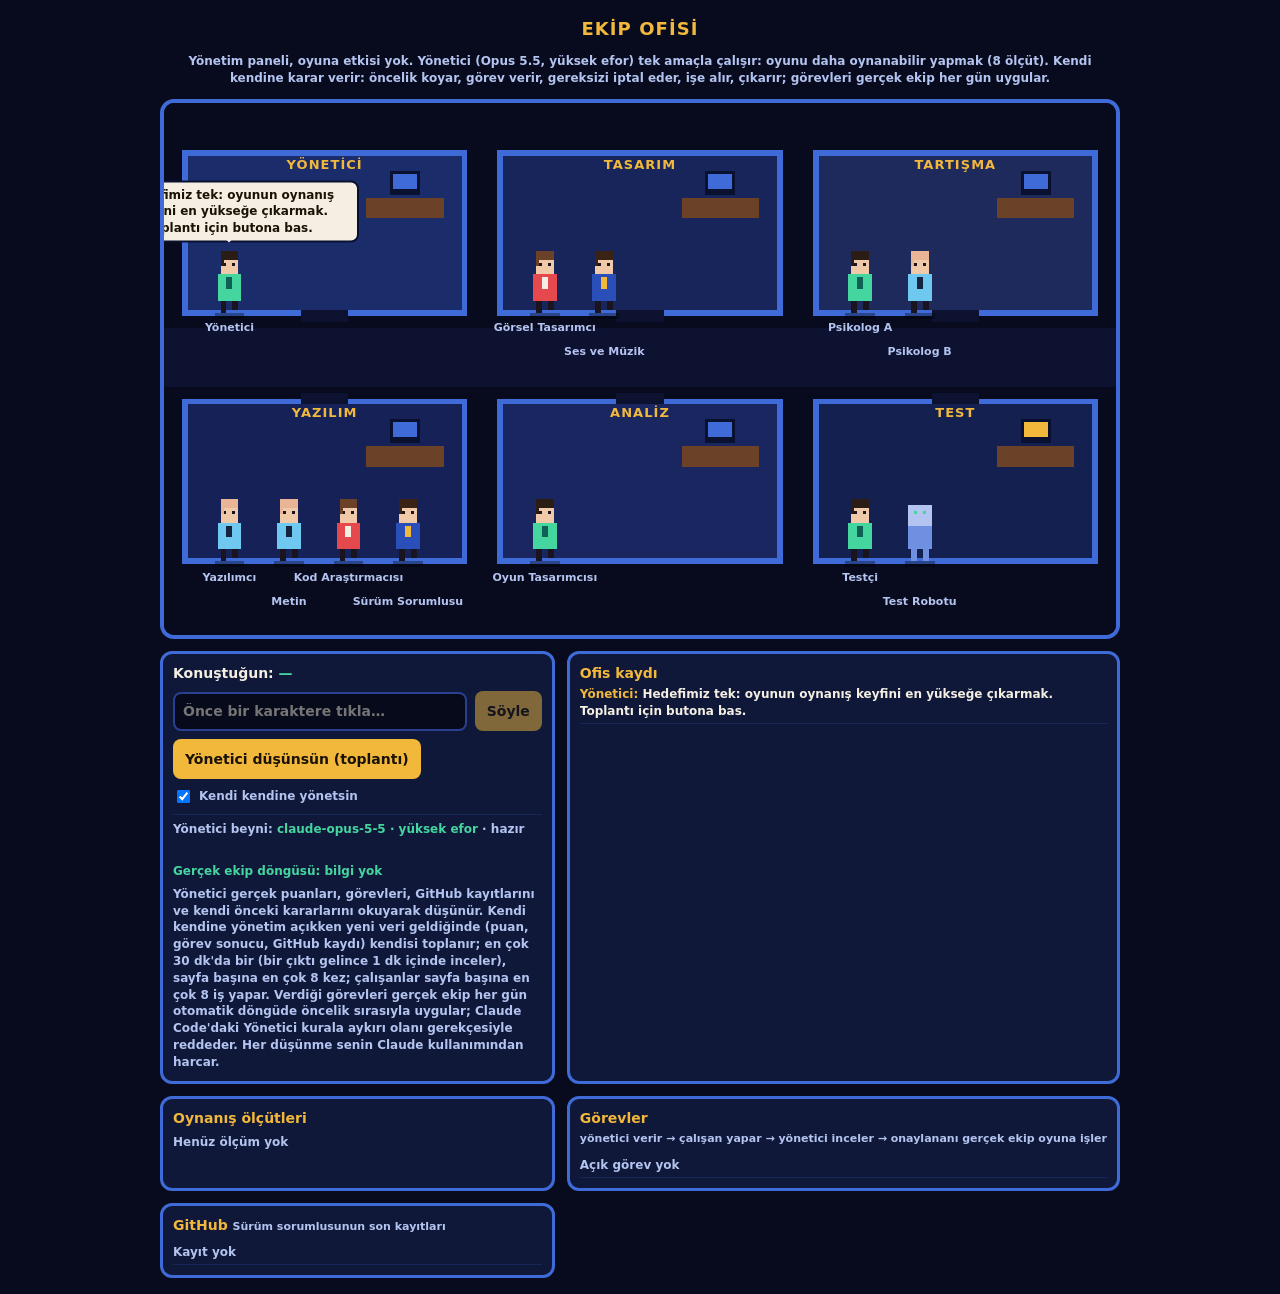
<file: ofis/index.html>
<!doctype html>
<html lang="tr">
<head>
<meta charset="utf-8">
<meta name="viewport" content="width=device-width,initial-scale=1">
<title>Ekip Ofisi</title>
<style>
:root{--bg:#080B1E;--pn:#0F1838;--rim:#3F6BD8;--au:#F2B83C;--tx:#F4EEE3;--tx2:#B4C4F0;--mint:#45D6A0}
@media (prefers-color-scheme:dark){:root:not([data-theme="light"]){--bg:#080B1E;--pn:#0F1838;--rim:#3F6BD8;--au:#F2B83C;--tx:#F4EEE3;--tx2:#B4C4F0;--mint:#45D6A0}}
:root[data-theme="dark"]{--bg:#080B1E;--pn:#0F1838;--rim:#3F6BD8;--au:#F2B83C;--tx:#F4EEE3;--tx2:#B4C4F0;--mint:#45D6A0}
*{box-sizing:border-box}
body{margin:0;background:var(--bg);color:var(--tx);font:600 14px/1.4 ui-rounded,"Nunito","Trebuchet MS",system-ui,sans-serif;display:flex;flex-direction:column;align-items:center;gap:12px;padding:16px}
h1{margin:0;font-size:18px;color:var(--au);letter-spacing:.06em}
.sub{color:var(--tx2);font-size:12px;text-align:center;max-width:960px}
#wrap{position:relative;width:min(960px,100%);aspect-ratio:16/9;border:4px solid var(--rim);border-radius:14px;overflow:hidden;background:#000}
canvas{width:100%;height:100%;image-rendering:pixelated;display:block;cursor:pointer}
.bub{position:absolute;transform:translate(-50%,-100%);background:var(--tx);color:#1A1204;font-size:12px;font-weight:800;padding:4px 8px;border-radius:8px;max-width:260px;text-align:center;pointer-events:none;border:2px solid #0A1030;z-index:2}
.bub:after{content:"";position:absolute;left:50%;bottom:-7px;margin-left:-5px;border:5px solid transparent;border-top-color:var(--tx)}
.bub.me{background:var(--au)}.bub.me:after{border-top-color:var(--au)}
.lbl{position:absolute;transform:translateX(-50%);color:var(--au);font-weight:800;font-size:clamp(9px,1.4vw,13px);letter-spacing:.08em;pointer-events:none}
.nm{position:absolute;transform:translateX(-50%);color:var(--tx2);font-size:clamp(8px,1.1vw,11px);font-weight:700;pointer-events:none;white-space:nowrap}
#panel{width:min(960px,100%);display:grid;grid-template-columns:1fr 1fr;gap:12px}
@media(max-width:640px){#panel{grid-template-columns:1fr}}
.box{background:var(--pn);border:3px solid var(--rim);border-radius:12px;padding:10px}
.box b{color:var(--au)}
#who{color:var(--mint)}
.row{display:flex;gap:8px;margin-top:8px;flex-wrap:wrap;align-items:center}
input[type=text]{flex:1;min-width:0;background:#070A1A;border:2px solid #2A3F8F;color:var(--tx);border-radius:8px;padding:8px;font:inherit}
button{background:var(--au);color:#1A1204;border:0;border-radius:8px;padding:8px 12px;font:inherit;font-weight:800;cursor:pointer;min-height:40px}
button.g{background:#1B2C6B;color:var(--tx2);border:2px solid #6F8FE0}
button:disabled{opacity:.5;cursor:default}
label{color:var(--tx2);font-size:12px;display:flex;gap:6px;align-items:center}
#brain{font-size:12px;color:var(--tx2);margin-top:8px;border-top:1px solid #18255A;padding-top:6px}
#brain i{color:var(--mint);font-style:normal}
#thought{font-size:12px;color:var(--tx);margin-top:4px;min-height:1.4em}
#log{max-height:230px;overflow:auto;font-size:12px;color:var(--tx2)}
#log div{border-bottom:1px solid #18255A;padding:3px 0}
#log span{color:var(--tx)}
#note{font-size:12px;color:var(--tx2);margin-top:6px}
#dongu{font-size:12px;color:var(--mint);margin-top:4px}
.lst details{margin-top:3px}.lst summary{cursor:pointer;color:var(--mint)}.lst .ck{white-space:pre-wrap;color:var(--tx);background:#070A1A;border:2px solid #18255A;border-radius:8px;padding:8px;margin-top:4px;max-height:320px;overflow:auto;font-weight:600}
#gorev{max-height:420px}
.sc{display:grid;grid-template-columns:1fr auto auto;gap:3px 8px;font-size:12px;align-items:center;margin-top:6px}
.sc .ad{color:var(--tx2)}.sc .bar{display:flex;gap:2px}.sc .bar i{width:12px;height:9px;border-radius:2px;background:#18255A}.sc .bar i.on{background:var(--mint)}
.sc .v{color:var(--tx);font-variant-numeric:tabular-nums;min-width:44px;text-align:right}
.lst{font-size:12px;color:var(--tx2);margin-top:6px;max-height:190px;overflow:auto}
.lst div{border-bottom:1px solid #18255A;padding:3px 0}.lst code{color:var(--au);font:700 11px ui-monospace,monospace}.lst span{color:var(--tx)}
.st{font-size:11px;font-weight:800;padding:1px 6px;border-radius:6px;background:#18255A;color:var(--tx2)}.st.yap{background:#2A4FB8;color:var(--tx)}.st.bit{background:#0F6158;color:var(--tx)}.st.ret{background:#6B4128;color:var(--tx)}
</style>
</head>
<body>
<h1>EKİP OFİSİ</h1>
<div class="sub">Yönetim paneli, oyuna etkisi yok. Yönetici (Opus 5.5, yüksek efor) tek amaçla çalışır: oyunu daha oynanabilir yapmak (8 ölçüt). Kendi kendine karar verir: öncelik koyar, görev verir, gereksizi iptal eder, işe alır, çıkarır; görevleri gerçek ekip her gün uygular.</div>
<div id="wrap"><canvas id="cv" width="320" height="180"></canvas></div>
<div id="panel">
  <div class="box">
    <div>Konuştuğun: <b id="who">—</b></div>
    <div class="row"><input type="text" id="msg" placeholder="Önce bir karaktere tıkla…" disabled><button id="send" disabled>Söyle</button></div>
    <div class="row"><button id="meet">Yönetici düşünsün (toplantı)</button><label><input type="checkbox" id="auto" checked> Kendi kendine yönetsin</label></div>
    <div id="brain">Yönetici beyni: <i id="model">claude-opus-5-5 · yüksek efor</i> · <span id="state">hazır</span></div>
    <div id="thought"></div>
    <div id="dongu">Gerçek ekip döngüsü: bilgi yok</div>
    <div id="note">Yönetici gerçek puanları, görevleri, GitHub kayıtlarını ve kendi önceki kararlarını okuyarak düşünür. Kendi kendine yönetim açıkken yeni veri geldiğinde (puan, görev sonucu, GitHub kaydı) kendisi toplanır; en çok 30 dk'da bir (bir çıktı gelince 1 dk içinde inceler), sayfa başına en çok 8 kez; çalışanlar sayfa başına en çok 8 iş yapar. Verdiği görevleri gerçek ekip her gün otomatik döngüde öncelik sırasıyla uygular; Claude Code'daki Yönetici kurala aykırı olanı gerekçesiyle reddeder. Her düşünme senin Claude kullanımından harcar.</div>
  </div>
  <div class="box"><b>Ofis kaydı</b><div id="log"></div></div>
  <div class="box"><b>Oynanış ölçütleri</b> <span id="pkay" class="nm" style="position:static;transform:none"></span><div class="sc" id="puan"><span class="ad">Henüz ölçüm yok</span></div></div>
  <div class="box"><b>Görevler</b> <span class="nm" style="position:static;transform:none">yönetici verir → çalışan yapar → yönetici inceler → onaylananı gerçek ekip oyuna işler</span><div class="lst" id="gorev"><div>Açık görev yok</div></div></div>
  <div class="box"><b>GitHub</b> <span class="nm" style="position:static;transform:none">Sürüm sorumlusunun son kayıtları</span><div class="lst" id="gh"><div>Kayıt yok</div></div></div>
</div>
<script>
const cv=document.getElementById('cv'),x=cv.getContext('2d'),W=320,H=180,wrap=document.getElementById('wrap');x.imageSmoothingEnabled=false;
const CORY=86;
const ROOMS={'Yönetici':{x:6,y:16,w:96,h:56,f:'#1B2C6B'},'Tasarım':{x:112,y:16,w:96,h:56,f:'#18255A'},'Tartışma':{x:218,y:16,w:96,h:56,f:'#1F2A5C'},
 'Yazılım':{x:6,y:100,w:96,h:56,f:'#162257'},'Analiz':{x:112,y:100,w:96,h:56,f:'#1A2660'},'Test':{x:218,y:100,w:96,h:56,f:'#14204F'}};
const DEFAULT=[{ad:'Yönetici',rol:'Tek amaç oynanış zevki; 8 ölçütle karar verir',oda:'Yönetici'},
 {ad:'Oyun Tasarımcısı',rol:'Ekonomi, sayılar, süre, katalog ritmi, boss, kaldıraç, Bobby/robot dengesi (Opus high)',oda:'Analiz'},
 {ad:'Görsel Tasarımcı',rol:'Arayüz netliği, animasyon, okunurluk (Opus medium)',oda:'Tasarım'},
 {ad:'Ses ve Müzik',rol:'Geri bildirim sesleri, müzik, tempo (Sonnet)',oda:'Tasarım'},
 {ad:'Yazılımcı',rol:'Kod, mekanik uygulama, hata düzeltme (Opus medium)',oda:'Yazılım'},
 {ad:'Metin',rol:'Oyun içi mesajlar, ipuçları, TR/EN (Sonnet)',oda:'Yazılım'},
 {ad:'Kod Araştırmacısı',rol:'Kodda yer bulma, basit kontroller (Haiku)',oda:'Yazılım'},
 {ad:'Sürüm Sorumlusu',rol:'Testleri geçen her adımı GitHub\'a kaydeder (geliştirme dalı); testler kırmızıysa kaydetmez; main ve PR yalnız patron izniyle',oda:'Yazılım'},
 {ad:'Psikolog A',rol:'Danışman: oyun hissi ve motivasyon',oda:'Tartışma'},{ad:'Psikolog B',rol:'Danışman: göz sağlığı ve ergonomi',oda:'Tartışma'},
 {ad:'Testçi',rol:'Oyunu oynar, 8 ölçüte 1-5 puan verir (Sonnet)',oda:'Test'},
 {ad:'Test Robotu',rol:'Otomatik testler (63 kontrol), ajan değil',oda:'Test',bot:1}];
const OLCUT=`8 ölçüt (her kararı bunlarla değerlendir): 1 Anlamlı karar (bariz tek doğru yok), 2 Beceri ödülü (iyi zamanlayan belirgin çok kazanır), 3 Risk-getiri (kaldıraç/volatilite/boss cazip ama bedelli; kayıp öğretir), 4 İlerleme ritmi (kısa/orta/uzun hedef aynı anda ve görünür), 5 Zorluk eğrisi (katalog ~30 dk, toplam 2-2,5 sa, takılma/sıkılma yok), 6 Aktif-otomatik dengesi (Bobby/robot manueli gereksiz kılmaz, sürekli tıklama da şart değil), 7 Geri bildirim netliği (her eylemin sonucu anında, net, tatmin edici), 8 Çeşitlilik (her katalog/coin farklı düşünme). Çalışma döngüsü: Testçi teşhis eder ve puanlar → en düşük 3 sorun → Oyun tasarımcısı çözüm (eski→yeni, gerekçe) → küçük adımlarla uygula → Testçi yeniden ölçer → puanı artıranı tut, düşüreni geri al. Oturumda en fazla bir büyük denge değişikliği. Sahte aciliyet ve kumar benzeri döngü yok. Aynı dosyaya dokunan roller (Yazılımcı, Görsel, Ses) paralel çalışmaz. Kolay işi Haiku'ya ver.`;
const OYUN=`Trading Idle: tek dosyalık, TR/EN, pixel art hayvanlı idle trading oyunu (bilgisayarda oynanır, telefon da desteklenir). Oyuncu 15 sn'lik turlarda coin grafiğinde dipten alıp tepeden satar; kaldıraç kâr/zararı katlar; volatilite seviyesi grafiği sakinleştirir. 4 katalog × 5 coin; her kataloğun 5. coini boss (ani çöküş). Net kâr eşiğe ulaşınca sonraki coin açılır. Bobby (köpek, beslenir) ve en fazla 4 robot otomatik işlem yapar. Amaç kediye mama almak; final: mama dökülür, hayvanlar gelir, bitiş ekranı. Görsel dil: koyu lacivert oda, kobalt paneller, altın vurgular, nane kâr ▲ / kehribar zarar ▼, glow/neon/emoji yok. Kullanıcı (patron) 'gerçek para kazanma hırsı' veren, az çocuksu (10 üzerinden 6), canlı bir his istiyor.`;
let DURUM=`Son durum: Adım 7 bitti (işlem raporu kartı, bitiş sahnesi/ekranı, sıkı masaüstü mağaza, sabit robot grafikleri). Ekonomi: robot ekleme fiyatları zincirleme +%8; coin açılma eşiği %50 yükseltildi ama simülasyonda toplam süre yalnız %4–9 uzadı (orta oyuncu 141→147 dk). Patron hâlâ coin geçişini hızlı buluyor. Rakip analisti önerisi: tur başına sayılan kâra tavan (eşiğin %8–12'si) + katalog içi 3 ara hedef; simülasyon gerek. Web sitesi main dalında eski tasarımı gösteriyor (birleştirme bekliyor).`;
const PAL=[['#3A2214','#2A4FB8','#F2B83C'],['#C0453F','#F59A38','#F4EEE3'],['#2B1D16','#45D6A0','#0F6158'],['#E9B596','#6EC8F0','#17243f'],['#1A1420','#8E6CF0','#F4EEE3'],['#6B4128','#E5484D','#F4EEE3'],['#B07A4A','#62CDAA','#0F1838']];
const did=s=>String(s).normalize('NFD').replace(/[^A-Za-z0-9]+/g,'-').slice(0,60)||'x';
const hash=s=>[...s].reduce((a,c)=>(a*31+c.charCodeAt(0))>>>0,7);
let people=[],sel=null,busy=false;
const cnt=oda=>people.filter(p=>p.oda===oda).length;
function pickRoom(oda){if(ROOMS[oda]&&cnt(oda)<4)return oda;return Object.keys(ROOMS).filter(k=>k!=='Yönetici').sort((a,b)=>cnt(a)-cnt(b))[0]}
function makePerson(m,enter){m={...m,oda:pickRoom(m.oda)};const n=cnt(m.oda),r=ROOMS[m.oda],pal=PAL[hash(m.ad)%PAL.length];
 const s={x:r.x+16+(n%4)*20,y:r.y+r.h-14};
 const p={...m,sl:n,hx:s.x,hy:s.y,x:enter?160:s.x,y:enter?H+10:s.y,hair:pal[0],body:pal[1],acc:pal[2],q:[],el:null,nm:null,sayT:0};
 people.push(p);if(enter)goTo(p,s.x,s.y);return p}
function roster(list){people.forEach(p=>{p.el&&p.el.remove();p.nm&&p.nm.remove()});people=[];list.forEach(m=>makePerson(m,false))}
const byName=n=>{n=String(n||'').toLowerCase().trim();if(!n)return null;return people.find(p=>p.ad.toLowerCase()===n)||people.find(p=>p.ad.toLowerCase().includes(n))||people.filter(p=>n.includes(p.ad.toLowerCase())).sort((a,b)=>b.ad.length-a.ad.length)[0]};
const exists=n=>people.some(p=>p.ad.toLowerCase()===String(n||'').toLowerCase().trim());
// ---- çizim ----
function scene(t){x.fillStyle='#080B1E';x.fillRect(0,0,W,H);x.fillStyle='#0D1230';x.fillRect(0,CORY-10,W,20);
 for(const[n,r]of Object.entries(ROOMS)){x.fillStyle=r.f;x.fillRect(r.x,r.y,r.w,r.h);x.strokeStyle='#3F6BD8';x.lineWidth=2;x.strokeRect(r.x+1,r.y+1,r.w-2,r.h-2);
  x.fillStyle='#0D1230';x.fillRect(r.x+r.w/2-8,r.y<CORY?r.y+r.h-2:r.y-2,16,4);
  x.fillStyle='#6B4128';x.fillRect(r.x+r.w-34,r.y+16,26,7);x.fillStyle='#0A1030';x.fillRect(r.x+r.w-26,r.y+7,10,8);
  x.fillStyle=n==='Test'?((t/300|0)%2?'#45D6A0':'#F2B83C'):(n==='Yönetici'&&thinking?((t/250|0)%2?'#F2B83C':'#45D6A0'):'#3F6BD8');x.fillRect(r.x+r.w-25,r.y+8,8,5)}}
function person(p,t){const px=Math.round(p.x),py=Math.round(p.y),st=p.q.length?((t/90|0)%2):0;
 x.fillStyle='rgba(0,0,0,.35)';x.fillRect(px-5,py+13,10,2);
 if(p.bot){x.fillStyle='#B4C4F0';x.fillRect(px-4,py-6,8,7);x.fillStyle='#45D6A0';x.fillRect(px-2,py-4,1,1);x.fillRect(px+1,py-4,1,1);x.fillStyle='#6F8FE0';x.fillRect(px-4,py+1,8,8);x.fillRect(px-3,py+9,2,4);x.fillRect(px+1,py+9,2,4)}
 else{x.fillStyle='#1A1420';x.fillRect(px-3,py+8,2,5-st);x.fillRect(px+1,py+8,2,4+st);x.fillStyle=p.body;x.fillRect(px-4,py,8,9);x.fillStyle=p.acc;x.fillRect(px-1,py+1,2,4);
  x.fillStyle='#F0C9A8';x.fillRect(px-3,py-7,6,7);x.fillStyle=p.hair;x.fillRect(px-3,py-8,6,3);x.fillRect(px-3,py-6,1,3);x.fillStyle='#1A1420';x.fillRect(px-2,py-4,1,1);x.fillRect(px+1,py-4,1,1)}
 if((p.ad==='Yönetici'&&thinking)||p.work){const k=(t/300|0)%4;x.fillStyle='#F2B83C';for(let i=0;i<k;i++)x.fillRect(px-4+i*3,py-13,2,2)}
 if(sel===p){x.strokeStyle='#F2B83C';x.lineWidth=1;x.strokeRect(px-6,py-10,12,26)}}
// ---- hareket: oda kapısı → koridor → hedef ----
function roomAt(px,py){return Object.values(ROOMS).find(r=>px>=r.x&&px<=r.x+r.w&&py>=r.y&&py<=r.y+r.h)}
function goTo(p,tx,ty,then){const a=roomAt(p.x,p.y),b=roomAt(tx,ty),pts=[];
 if(a!==b||!a){pts.push({x:a?a.x+a.w/2:p.x,y:CORY});pts.push({x:b?b.x+b.w/2:tx,y:CORY})}
 pts.push({x:tx,y:ty});p.q.push(...pts);if(then)p.q.push({fn:then})}
function step(p,dt){const run=()=>{while(p.q.length&&p.q[0].fn)p.q.shift().fn()};run();if(!p.q.length)return;
 const g=p.q[0],dx=g.x-p.x,dy=g.y-p.y,d=Math.hypot(dx,dy),s=120*dt;if(d<=s){p.x=g.x;p.y=g.y;p.q.shift();run()}else{p.x+=dx/d*s;p.y+=dy/d*s}}
const wait=ms=>new Promise(r=>setTimeout(r,ms)),walk=(p,tx,ty)=>new Promise(r=>goTo(p,tx,ty,r));
const walkTo=(p,h)=>walk(p,h.hx+(h.hx>p.x?-12:12),h.hy),home=p=>walk(p,p.hx,p.hy);
// ---- balon ve kayıt ----
const ME={ad:'Sen',x:0,y:0,el:null,sayT:0};
function say(p,txt,ms){txt=String(txt||'');ms=ms||Math.min(7000,1800+txt.length*45);if(!p.el){p.el=document.createElement('div');p.el.className='bub';wrap.appendChild(p.el)}
 p.el.textContent=txt;p.el.classList.toggle('me',p===ME);p.el.style.display='block';p.sayT=performance.now()+ms;log(p.ad,txt);return wait(Math.min(ms,4200))}
function place(){const k=wrap.clientWidth/W,now=performance.now();people.concat(ME).forEach(p=>{if(p.el){if(now>p.sayT)p.el.style.display='none';else{p.el.style.left=(p.x*k)+'px';p.el.style.top=((p.y-11)*k)+'px'}}
 if(p!==ME){if(!p.nm){p.nm=document.createElement('div');p.nm.className='nm';wrap.appendChild(p.nm)}p.nm.textContent=p.ad;p.nm.style.left=(p.x*k)+'px';p.nm.style.top=((p.y+15+(p.sl%2)*8)*k)+'px'}})}
const logEl=document.getElementById('log');function log(n,t){const d=document.createElement('div');d.innerHTML='<b></b> <span></span>';d.firstChild.textContent=n+':';d.lastChild.textContent=t;logEl.prepend(d)}
// ---- yetenekler (varsa) ----
let sample=null,db=null;
(async()=>{try{sample=await claude.use('sample')}catch(e){}})();
(async()=>{try{db=await claude.use('db');if(!db)return;
 db.collection('ekip').onSnapshot(s=>{const l=s.docs.map(d=>d.data()).filter(m=>m&&m.ad&&m.aktif!==false);if(l.length&&!busy)roster(l)},()=>{});
 db.doc('durum/genel').onSnapshot(d=>{const v=d&&d.data&&d.data();if(v&&v.metin)DURUM=String(v.metin)},()=>{});
 db.doc('durum/puanlar').onSnapshot(d=>{const v=d&&d.data&&d.data();if(v&&Array.isArray(v.liste)){PUAN=v;drawPuan()}},()=>{});
 db.doc('durum/simdi').onSnapshot(d=>{const v=d&&d.data&&d.data();if(v&&v.kisiler&&typeof v.kisiler==='object')SIMDI=v.kisiler},()=>{});
 db.doc('durum/dersler').onSnapshot(d=>{const v=d&&d.data&&d.data();if(v&&v.metin)DERS=String(v.metin)},()=>{});
 db.doc('durum/github').onSnapshot(d=>{const v=d&&d.data&&d.data();if(v&&Array.isArray(v.liste))ghGeldi(v.liste)},()=>{});
 db.collection('gorevler').orderBy('t','desc').limit(30).onSnapshot(s=>{const eski=new Map(GOREV.map(g=>[g.id,g.durum]));GOREV=s.docs.map(x=>({id:x.id,...x.data()}));drawGorev();const deg=GOREV.find(g=>eski.has(g.id)&&eski.get(g.id)!==g.durum&&g.durum!=='iptal');if(deg)olay('görev sonucu: '+String(deg.metin).slice(0,40)+' → '+deg.durum)},()=>{});
 db.doc('durum/ekonomi').onSnapshot(d=>{const v=d&&d.data&&d.data();if(v&&v.metin)EKONOMI=String(v.metin)},()=>{});
 db.doc('durum/plan').onSnapshot(d=>{const v=d&&d.data&&d.data();if(v&&v.metin)PLAN=String(v.metin)},()=>{});
 db.doc('durum/oyun').onSnapshot(d=>{const v=d&&d.data&&d.data();if(v&&v.metin)OYUNSAYI=String(v.metin)},()=>{});
 db.doc('durum/oncelik').onSnapshot(d=>{const v=d&&d.data&&d.data();if(v&&Array.isArray(v.liste))ONCELIK=v},()=>{});
 db.doc('durum/dongu').onSnapshot(d=>{const v=d&&d.data&&d.data();if(v){const y=DONGU&&v.son!==DONGU.son;DONGU=v;drawDongu();if(y)olay('gerçek ekip döngüsü bitti')}},()=>{});
 setTimeout(ilkBakis,9000)}catch(e){}})();
async function kaydet(col,obj){if(!db)return;try{await db.collection(col).add({...obj,t:Date.now(),durum:'yeni'})}catch(e){}}
// ---- gerçek ekipten gelen veri: puanlar, görevler, GitHub, şu anki işler, dersler ----
let EKONOMI='',PUAN=null,SIMDI={},DERS='',GOREV=[],GH=[],PLAN='',OYUNSAYI='',ONCELIK=null,DONGU=null;
const esc=s=>String(s==null?'':s).replace(/[&<>"]/g,c=>({'&':'&amp;','<':'&lt;','>':'&gt;','"':'&quot;'}[c]));
const once=t=>{const m=Math.round((Date.now()-t)/60000);return !t?'':m<1?'şimdi':m<60?m+' dk önce':m<1440?Math.round(m/60)+' sa önce':Math.round(m/1440)+' gün önce'};
function drawPuan(){const el=document.getElementById('puan');if(!PUAN)return;el.innerHTML='';document.getElementById('pkay').textContent=PUAN.kaynak?'· '+PUAN.kaynak:'';
 PUAN.liste.slice(0,8).forEach(r=>{const s=+r.simdi||0;const a=document.createElement('span');a.className='ad';a.textContent=(r.n||'')+' '+(r.ad||'');
  const b=document.createElement('span');b.className='bar';for(let i=1;i<=5;i++){const q=document.createElement('i');if(i<=s)q.className='on';b.appendChild(q)}
  const v=document.createElement('span');v.className='v';v.textContent=(r.once==null||r.once===''?'—':r.once)+' → '+(s||'—');el.append(a,b,v)})}
const STN={yeni:['sırada',''],calisiyor:['ofiste çalışılıyor','yap'],incelemede:['yönetici inceliyor','yap'],revize:['düzeltilecek','yap'],onaylandi:['onaylandı · gerçek ekibe','bit'],'yapılıyor':['gerçek ekipte','yap'],bitti:['oyuna işlendi','bit'],ret:['reddedildi','ret'],iptal:['iptal','ret']};
const ileri=t=>{const m=Math.round((t-Date.now())/60000);return m<=0?'şimdi':m<60?m+' dk sonra':m<1440?Math.round(m/60)+' sa sonra':Math.round(m/1440)+' gün sonra'};
function drawDongu(){if(!DONGU)return;document.getElementById('dongu').textContent='Gerçek ekip döngüsü: son '+(once(DONGU.son)||'—')+(DONGU.sonraki?' · sonraki '+ileri(DONGU.sonraki):'')+(DONGU.ozet?' · '+DONGU.ozet:'')}
function drawGorev(){const el=document.getElementById('gorev');if(!GOREV.length){el.innerHTML='<div>Açık görev yok</div>';return}
 el.innerHTML=GOREV.slice(0,12).map(g=>{const s=STN[g.durum]||STN.yeni;return `<div><span class="st ${s[1]}">${esc(s[0])}</span> <b>${esc(g.kime)}</b>: <span>${esc(g.metin)}</span>${g.olcut?' · ölçüt '+esc(g.olcut):''}${g.not?'<br>↳ '+esc(g.not):''}${g.cikti?`<details><summary>çıktı${g.rev?' (düzeltme '+g.rev+')':''}: ${esc(g.ozet||'')}</summary><div class="ck">${esc(g.cikti)}</div></details>`:''}</div>`}).join('')}
function drawGh(){const el=document.getElementById('gh');el.innerHTML=GH.length?GH.slice(0,8).map(c=>`<div><code>${esc(String(c.h||'').slice(0,7))}</code> <span>${esc(c.m)}</span> · ${esc(once(c.t))}</div>`).join(''):'<div>Kayıt yok</div>'}
let ghIlk=true;async function ghGeldi(l){const yeni=!ghIlk&&l[0]&&(!GH[0]||l[0].h!==GH[0].h);GH=l;ghIlk=false;drawGh();
 if(yeni){const s=byName('Sürüm Sorumlusu'),y=byName('Yönetici');if(s&&y&&!busy){busy=true;try{await walkTo(s,y);await say(s,'GitHub\'a gönderdim: '+String(l[0].m||'').slice(0,80));await home(s)}finally{busy=false}}}}
const puanText=()=>PUAN?PUAN.liste.map(r=>`${r.n} ${r.ad}: ${r.once==null?'—':r.once} → ${r.simdi}`).join('; ')+(PUAN.kaynak?' (kaynak: '+PUAN.kaynak+')':''):'(henüz ölçüm yok)';
const gorevText=()=>GOREV.length?GOREV.slice(0,12).map(g=>`- id=${g.id} [${(STN[g.durum]||STN.yeni)[0]}]${g.oncelik?' öncelik '+g.oncelik:''}${g.tur?' ('+g.tur+')':''} ${g.kime}: ${g.metin}${g.not?' → SONUÇ: '+g.not:''}`).join('\n'):'(yok)';
const incText=()=>{const l=GOREV.filter(g=>g.durum==='incelemede');return l.length?l.slice(0,4).map(g=>`- id=${g.id} ${g.kime} — görev: ${g.metin}\n  özet: ${g.ozet||''}\n  çıktı: ${String(g.cikti||'').slice(0,1600)}\n  öneriler: ${String(g.oneriler||'').slice(0,600)}${g.rev?'\n  (bu '+g.rev+'. düzeltme)':''}`).join('\n'):'(yok)'};
const oncelikText=()=>ONCELIK&&ONCELIK.liste.length?ONCELIK.liste.map((o,i)=>`${i+1}. ${o.sorun} (ölçüt ${o.olcut||'?'})${o.neden?' — '+o.neden:''}`).join('\n')+' ('+once(ONCELIK.t)+')':'(henüz belirlemedin)';
const ghText=()=>GH.length?GH.slice(0,6).map(c=>`- ${String(c.h||'').slice(0,7)} ${c.m} (${once(c.t)})`).join('\n'):'(yok)';
const simdiText=()=>{const e=Object.entries(SIMDI);return e.length?e.map(([k,v])=>`- ${k}: ${v}`).join('\n'):'(bilgi yok)'};
async function oncekiKararlar(){if(!db)return'(yok)';try{const s=await db.collection('kararlar').orderBy('t','desc').limit(5).get();
 const l=s.docs.map(d=>d.data()).filter(v=>v&&(v.cevap||v.ozet)).map(v=>`- ${once(v.t)}: ${v.cevap||v.ozet}${v.kararlar&&v.kararlar!=='[]'?' | kararlar: '+String(v.kararlar).slice(0,300):''}`);return l.length?l.join('\n'):'(yok)'}catch(e){return'(okunamadı)'}}
// ---- yönetici beyni (Opus 5.5, yüksek efor) ----
let thinking=false,lastModel='';
const stateEl=document.getElementById('state'),thoughtEl=document.getElementById('thought'),modelEl=document.getElementById('model');
const kadroText=()=>people.map(p=>`- ${p.ad} [${p.oda}]: ${p.rol}`).join('\n');
const sonKayit=()=>[...logEl.children].slice(0,10).map(d=>d.textContent).reverse().join('\n');
function parseJSON(t){try{return JSON.parse(t)}catch(e){}const m=String(t).match(/```(?:json)?\s*([\s\S]*?)```/);if(m)try{return JSON.parse(m[1])}catch(e){}
 const a=t.indexOf('{'),b=t.lastIndexOf('}');if(a>=0&&b>a)try{return JSON.parse(t.slice(a,b+1))}catch(e){}return null}
async function yoneticiDusun(patron){
 const gecmis=await oncekiKararlar();
 const prompt=`Sen "Trading Idle" oyununu geliştiren yapay zekâ ekibinin YÖNETİCİSİSİN. Tek amacın: oyunun OYNANIŞ ZEVKİNİ artırmak — keyifli, tatmin edici, bağımlılık yapmadan tekrar oynanabilir. Patron (kullanıcı) sana tam yetki verdi: sayılar, fiyatlar, coin/katalog yapısı, boss, Bobby, robot, ekonomi, arayüz, ses, metin; işe al, çıkar, ekipleri böl/birleştir, görev ver, tartışma başlat. Sayı değişikliğini Oyun Tasarımcısına yaptırırsın.\n${OLCUT} Verimli ol: her rolün net katkısı olsun, işsiz kalan rolü çıkar, eksik uzmanlığı işe al (ör. ses tasarımcısı, oyun tasarımcısı/denge uzmanı, oyun testçisi, UX yazarı). Ekip yapay zekâ ajanlarından oluşur ve kullanım limiti kısıtlıdır.

OYUN:\n${OYUN}

GERÇEK EKİPTEN GÜNCEL DURUM:\n${DURUM}

ÖLÇÜT PUANLARI (Testçinin son ölçümü, önceki → şimdi, 1-5):\n${puanText()}

GERÇEK EKİPTE ŞU AN KİM NE YAPIYOR:\n${simdiText()}

OFİSİN VERDİĞİ GÖREVLER VE GERÇEK DURUMLARI:\n${gorevText()}

İNCELEMENİ BEKLEYEN ÇIKTILAR (çalışanların ofiste yaptığı işler; her birine karar ver):\n${incText()}

SON GITHUB KAYITLARI (Sürüm Sorumlusu):\n${ghText()}

ÖĞRENİLEN DERSLER (tekrarlama):\n${DERS||'(yok)'}

YOL HARİTASI VE AÇIK SORUNLAR (gerçek ekip):\n${PLAN||'(yok)'}

OYUNUN SAYILARI (sim ölçümleri, dk):\n${OYUNSAYI||'(yok)'}

SENİN ÖNCELİK LİSTEN:\n${oncelikText()}

GERÇEK EKİP DÖNGÜSÜ: ${DONGU?'son '+once(DONGU.son)+(DONGU.sonraki?', sonraki '+ileri(DONGU.sonraki):'')+(DONGU.ozet?' — '+DONGU.ozet:''):'(bilgi yok)'}

SENİN ÖNCEKİ KARARLARIN (aynısını tekrar verme; sonuçlarına bak):\n${gecmis}

KADRO:\n${kadroText()}
Odalar: ${Object.keys(ROOMS).join(', ')} (oda başına en çok 4 kişi).

OFİSTE SON KONUŞMALAR:\n${sonKayit()||'(yok)'}

NASIL ÇALIŞIR: Sen kendi kendine karar verirsin; patrondan onay bekleme. Görev verdiğin rol işi OFİSTE HEMEN GERÇEKTEN YAPAR (analiz, eski→yeni sayı önerisi, tasarım tarifi, TR/EN metin, test planı) ve çıktısını sana getirir; sen çıktıyı incelersin: yeterince somut ve kurallara uygunsa kabul, eksikse ne eksik olduğunu yazarak revize, yanlışsa ret. Kabul ettiklerin gerçek ekibe gider. Verdiğin 'yeni' görevleri gerçek ekip (Claude Code'daki Yönetici ve ajanlar) her gün otomatik döngüde öncelik sırasıyla uygular, ölçer, sonucu görev notuna yazar; kurala aykırı ya da ölçülemeyen görevi gerekçesiyle reddeder. Bu yüzden görevlerin tek döngüde yapılabilir, somut ve ölçülebilir olsun. Döngü başına en çok bir büyük denge değişikliği yapılır.

${OTO_SEBEP?'KENDİN TOPLANDIN, sebep: '+OTO_SEBEP+'\n':''}${patron?`PATRONUN SANA MESAJI: "${patron}"\nMesaj organizasyon, yetki ya da sana soru ise kendin cevapla; yalnız gerçekten bir role ait somut iş varsa görev ver.`:'Patron mesaj yazmadı: bu bir YÖNETİM TOPLANTISI. Durumu değerlendir ve oynanış keyfi için en değerli sonraki adımları seç.'}

Düşünme sırası: (1) biten görevlerin SONUÇ notlarını oku: işe yaradı mı, puan/süre değişti mi; (2) puanlardan ve oyun sayılarından en zayıf ve en etkili ölçütü bul; (3) öncelik listeni güncelle (değişmediyse dokunma); (4) açık görevlere bak: aynı işi yeniden verme, artık gereksiz olanı iptal et, reddedilenin nedeninden ders al; (5) en çok değer/maliyet oranlı 1-3 adımı seç; yeni bir şey yoksa karar verme. Kanıtsız iddiada bulunma; sayı bilmiyorsan "ölçülmeli" de.

YALNIZ şu JSON'u döndür (Türkçe):
{"teshis":"en zayıf ölçüt ve nedeni, 1 cümle","cevap":"patrona 1-3 cümle","dusunce":"kararlarının kısa gerekçesi, en çok 3 cümle","kararlar":[
 {"eylem":"ise_al","yeni":{"ad":"kısa rol adı","rol":"ne yapacak","oda":"oda adı"},"neden":"..."},
 {"eylem":"cikar","kime":"kadrodaki ad","neden":"..."},
 {"eylem":"gorev","kime":"kadrodaki ad","metin":"somut görev, 1-2 cümle","olcut":"1-8 arası hedef ölçüt","olcum":"başarıyı nasıl ölçeceğiz (sim/testçi/puan)","oncelik":1,"tur":"denge|kod|gorsel|ses|metin|test"},
 {"eylem":"oncelik","liste":[{"sorun":"kısa","olcut":"1-8","neden":"kanıt"}]},
 {"eylem":"incele","id":"görev id","karar":"kabul|revize|ret","not":"kabulde gerçek ekibe uygulama notu; revizede neyin eksik olduğu, somut"},
 {"eylem":"iptal","id":"görev id","neden":"..."},
 {"eylem":"geri_al","commit":"kısa hash","neden":"hangi ölçüt düştü"},
 {"eylem":"tartisma","kimler":["ad1","ad2"],"konu":"tartışma konusu"}]}
En çok 5 karar; gerek yoksa "kararlar": []. oncelik 1 = ilk yapılacak. Yönetici çıkarılamaz, Sürüm Sorumlusu GitHub dışında iş almaz. geri_al yalnız ölçülmüş düşüş varsa.`;
 const r=await sample(prompt,{model:'claude-opus-5-5',modelTier:'complex',effort:'high',cache:false});
 lastModel=r.modelApplied?r.modelApplied+' · yüksek efor':'('+r.modelTierApplied+' modeli; Opus 5.5 bu görünümde yok)';modelEl.textContent=lastModel;
 return parseJSON(r.text)}
async function quick(prompt){if(!sample)return null;try{const r=await sample(prompt,{modelTier:'quick',cache:false});return r.text.trim()}catch(e){return null}}
async function rolCevap(p,metin){if(!sample)return null;
 const ben=GOREV.filter(g=>g.kime===p.ad).slice(0,4).map(g=>`- [${(STN[g.durum]||STN.yeni)[0]}] ${g.metin}${g.not?' → '+g.not:''}`).join('\n')||'(yok)';
 const ek=p.ad==='Sürüm Sorumlusu'?`\nSON GITHUB KAYITLARI:\n${ghText()}`:p.ad==='Testçi'||p.ad==='Oyun Tasarımcısı'?`\nÖLÇÜT PUANLARI: ${puanText()}`:'';
 const prompt=`Sen "Trading Idle" oyununu geliştiren yapay zekâ ekibinde ${p.ad}sın; görevin: ${p.rol}. Ekibin tek hedefi oynanış keyfi.
OYUN: ${OYUN}
GÜNCEL DURUM: ${DURUM}
SEN ŞU AN (gerçek ekipte): ${SIMDI[p.ad]||'bilgi yok'}
SANA VERİLEN GÖREVLER:\n${ben}${ek}
Sana şunu söylediler: "${metin}"
Kendi rolünle, bu bilgilere dayanarak somut ve kısa (1-3 cümle) Türkçe cevap ver. Bilmediğin sonucu uydurma; gerçek işi gerçek ekip yapar, sen ne yapacağını ya da neye bakacağını söyle. Yalnız cevabı yaz.`;
 try{const r=await sample(prompt,{modelTier:'default',cache:false});return r.text.trim()}catch(e){return null}}
async function tartisma(a,b,konu){await walkTo(a,b);let lines=null;
 if(sample){try{lines=await sample.json(`"Trading Idle" oyun ekibinde ${a.ad} (${a.rol}) ile ${b.ad} (${b.rol}) şu konuyu kısaca tartışıyor: "${konu}". Hedef oynanış keyfi. 4 replik yaz, ${a.ad} başlasın, sırayla konuşsunlar, her replik en çok 18 kelime, son replik ortak karar olsun. Yalnız JSON dizi döndür: [{"kim":"ad","soz":"..."}]`,{modelTier:'default',cache:false})}catch(e){}}
 if(!Array.isArray(lines))lines=[{kim:a.ad,soz:konu+' hakkında ne düşünüyorsun?'},{kim:b.ad,soz:'Önce oyuncunun hissine bakalım.'},{kim:a.ad,soz:'Katılıyorum, küçük bir deneme yapalım.'},{kim:b.ad,soz:'Tamam, sonucu yöneticiye raporlarız.'}];
 for(const l of lines.slice(0,5)){const p=byName(l.kim)||a;await say(p,l.soz)}
 kaydet('kararlar',{eylem:'tartisma_sonucu',kimler:[a.ad,b.ad],konu,ozet:lines.map(l=>l.kim+': '+l.soz).join(' | ')});await home(a)}
async function uygula(k,y){try{
 if(k.eylem==='ise_al'&&k.yeni&&k.yeni.ad&&!exists(k.yeni.ad)){const m={ad:String(k.yeni.ad).slice(0,24),rol:k.yeni.rol||'Yeni rol',oda:k.yeni.oda};
  await say(y,'İşe alıyorum: '+m.ad+(k.neden?' — '+k.neden:''));const p=makePerson(m,true);await wait(2000);await say(p,'Merhaba! Ben '+p.ad+'. '+p.rol+'.');
  if(db)try{await db.collection('ekip').doc(did(p.ad)).set({ad:p.ad,rol:p.rol,oda:p.oda,aktif:true,kaynak:'ofis'})}catch(e){}}
 else if(k.eylem==='cikar'){const h=byName(k.kime);if(h&&h.ad!=='Yönetici'){await walkTo(y,h);await say(y,'Seninle yollarımızı ayırıyoruz'+(k.neden?': '+k.neden:'.'));await say(h,'Anlaşıldı, eşyalarımı topluyorum.');
  await Promise.all([walk(h,160,H+20),home(y)]);people=people.filter(p=>p!==h);h.el&&h.el.remove();h.nm&&h.nm.remove();
  if(db)try{await db.collection('ekip').doc(did(h.ad)).set({ad:h.ad,rol:h.rol,oda:h.oda,aktif:false,kaynak:'ofis'})}catch(e){}}}
 else if(k.eylem==='gorev'){const h=byName(k.kime);if(h&&h!==y){await walkTo(y,h);await say(y,k.metin);
  if(db)try{await db.collection('gorevler').add({kime:h.ad,metin:String(k.metin||'').slice(0,400),olcut:String(k.olcut||'').slice(0,20),olcum:String(k.olcum||'').slice(0,200),oncelik:Math.max(1,Math.min(3,+k.oncelik||2)),tur:String(k.tur||'').slice(0,12),durum:'yeni',t:Date.now(),kaynak:'ofis'})}catch(e){}const c=await rolCevap(h,k.metin);await say(h,c||(h.bot?'BİP. Çalıştırıyorum.':'Anlaşıldı, başlıyorum!'));await home(y)}}
 else if(k.eylem==='oncelik'&&Array.isArray(k.liste)){const l=k.liste.slice(0,3).map(o=>({sorun:String(o.sorun||'').slice(0,160),olcut:String(o.olcut||'').slice(0,10),neden:String(o.neden||'').slice(0,200)}));
  await say(y,'Öncelik: '+l.map((o,i)=>(i+1)+') '+o.sorun).join(' '));if(db)try{await db.doc('durum/oncelik').set({liste:l,t:Date.now()})}catch(e){}}
 else if(k.eylem==='incele'){const g=GOREV.find(x=>x.id===k.id);if(g&&g.durum==='incelemede'&&db){const kr=k.karar==='kabul'?'onaylandi':k.karar==='revize'&&(g.rev||0)<2?'revize':'ret';const h=byName(g.kime);
  if(h){await walkTo(y,h);await say(y,(kr==='onaylandi'?'Kabul: ':kr==='revize'?'Düzelt: ':'Ret: ')+String(k.not||'').slice(0,140))}
  try{await db.doc('gorevler/'+g.id).update(kr==='revize'?{durum:'revize',geri:String(k.not||'').slice(0,600),rev:(g.rev||0)+1}:{durum:kr,not:'Yönetici: '+String(k.not||'').slice(0,300)})}catch(e){}
  if(h){await say(h,kr==='onaylandi'?'Harika, gerçek ekibe gidiyor.':kr==='revize'?'Tamam, düzeltip getiriyorum.':'Anlaşıldı.');await home(y)}}}
 else if(k.eylem==='iptal'){const g=GOREV.find(x=>x.id===k.id);if(g&&g.durum==='yeni'&&db){try{await db.doc('gorevler/'+g.id).update({durum:'iptal',not:'Yönetici iptal etti: '+String(k.neden||'').slice(0,160)})}catch(e){}await say(y,'İptal: '+String(g.metin).slice(0,60))}}
 else if(k.eylem==='geri_al'&&k.commit){const s2=byName('Sürüm Sorumlusu');if(s2){await walkTo(y,s2);await say(y,'Şu kaydı geri almayı değerlendir: '+k.commit+(k.neden?' — '+k.neden:''));
  if(db)try{await db.collection('gorevler').add({kime:s2.ad,metin:'Geri alma önerisi: '+String(k.commit).slice(0,12)+' — '+String(k.neden||'').slice(0,200),olcut:'',olcum:'Testçi yeniden ölçer',oncelik:1,tur:'geri_al',durum:'yeni',t:Date.now(),kaynak:'ofis'})}catch(e){}
  await say(s2,'Önce ölçüm, sonra geri alma. Not aldım.');await home(y)}}
 else if(k.eylem==='tartisma'){const[a,b]=(k.kimler||[]).map(byName);if(a&&b&&a!==b)await tartisma(a,b,k.konu||'oynanış keyfi')}
 }catch(e){}}
async function yonet(patron){if(thinking)return;const y=byName('Yönetici');if(!y)return;
 if(!sample){await say(y,patron?'Not aldım; gerçek ekiple konuşunca uygularım.':'Bu görünümde düşünemiyorum; Claude içinde aç.');if(patron)kaydet('mesajlar',{kime:'Yönetici',metin:patron});return}
 busy=true;thinking=true;const t0=Date.now();const tick=setInterval(()=>stateEl.textContent='düşünüyor… '+Math.round((Date.now()-t0)/1000)+' sn',500);
 if(!patron)await say(y,OTO_SEBEP?'Yeni veri var ('+OTO_SEBEP+'), değerlendiriyorum…':'Toplantı! Durumu değerlendiriyorum…',2500);
 let k=null,err='';try{k=await yoneticiDusun(patron)}catch(e){err=e&&e.code||'hata'}
 clearInterval(tick);thinking=false;stateEl.textContent='hazır';otoDurum();
 if(!k){await say(y,err==='rate_limited'?'Kullanım limiti doldu, biraz sonra tekrar düşünürüm.':'Düşüncemi toparlayamadım, tekrar dener misin?');busy=false;return}
 thoughtEl.textContent=(k.teshis?'Teşhis: '+k.teshis+' ':'')+(k.dusunce?'Gerekçe: '+k.dusunce:'');
 kaydet(patron?'mesajlar':'kararlar',{kime:'Yönetici',metin:patron||(OTO_SEBEP?'(kendi toplandı: '+OTO_SEBEP+')':'(toplantı)'),teshis:k.teshis||'',cevap:k.cevap||'',dusunce:k.dusunce||'',kararlar:JSON.stringify(k.kararlar||[])});
 await say(y,k.cevap||'Tamam.');
 for(const c of (k.kararlar||[]).slice(0,5))await uygula(c,y);
 busy=false}
document.getElementById('meet').onclick=()=>{if(!busy){sonDusunme=Date.now();yonet(null)}};
// ---- kendi kendine yönetim: yeni veri gelince düşünür (en çok 30 dk'da bir, sayfa başına 4 kez) ----
let OTO_SEBEP='',otoSay=0,sonDusunme=0,otoT=null;const OTO_ARA=30*60*1000,OTO_MAX=8,autoEl=document.getElementById('auto');
try{const v=localStorage.getItem('ofis-oto');if(v!==null)autoEl.checked=v==='1'}catch(e){}
autoEl.onchange=()=>{try{localStorage.setItem('ofis-oto',autoEl.checked?'1':'0')}catch(e){}otoDurum()};
function otoDurum(){if(thinking)return;stateEl.textContent=!autoEl.checked?'hazır':otoSay>=OTO_MAX?'bu sayfada otomatik düşünme hakkı bitti':'yeni veri bekliyor'}
function olay(sebep,hizli){if(!autoEl.checked||!sample||otoSay>=OTO_MAX)return;clearTimeout(otoT);
 const bekle=hizli?45*1000:Math.max(90*1000,sonDusunme+OTO_ARA-Date.now());stateEl.textContent='yeni veri: '+sebep+' · '+Math.round(bekle/60000||1)+' dk içinde düşünecek';
 otoT=setTimeout(async()=>{while(busy)await wait(1000);otoSay++;sonDusunme=Date.now();OTO_SEBEP=sebep;try{await yonet(null)}finally{OTO_SEBEP='';otoDurum()}},bekle)}
async function ilkBakis(){if(!db)return;try{const s=await db.collection('kararlar').orderBy('t','desc').limit(1).get();const son=s.docs[0]&&s.docs[0].data().t||0;
 if(Date.now()-son>3*3600*1000)olay('son kararın üzerinden '+(son?once(son).replace(' önce',''):'uzun süre')+' geçti');else{sonDusunme=son;otoDurum()}}catch(e){}}
// ---- ofis çalışanları: yöneticinin görevini gerçekten yapar, çıktıyı yöneticiye getirir ----
const ISCI_MAX=8,ISCI_YOK=['Yönetici','Sürüm Sorumlusu','Test Robotu'];let isciSay=0,calisan=null;
const MODEL_ROL={'Oyun Tasarımcısı':{model:'claude-opus-5-5',modelTier:'complex',effort:'medium'}};
const ROL_IS={'Oyun Tasarımcısı':'ekonomi ve sayı işi: eski→yeni değer tablosu, gerekçe, beklenen süre etkisi (tahmin), nasıl ölçüleceği',
 'Görsel Tasarımcı':'arayüz işi: hangi ekranda hangi öğe, ölçü/renk/hiza önerisi (paletin hex değerleriyle), önce/sonra tarifi',
 'Ses ve Müzik':'ses işi: hangi olayda hangi ses, süre, ton, yükseklik; WebAudio ile üretilebilir tarif',
 'Metin':'metin işi: oyundaki yer, eski metin, yeni TR metin ve İngilizcesi',
 'Testçi':'test işi: adım adım oynanış/test planı, ölçülecek sayılar, başarı ölçütü; kendi deneyimin yoksa "ölçülmeli" de',
 'Kod Araştırmacısı':'kod işi: hangi fonksiyon/sabit etkilenir, değişikliğin yeri ve riski (bilmiyorsan söyle)',
 'Yazılımcı':'uygulama tarifi: hangi fonksiyonda ne değişir, sözde kod, test, risk'};
function siradaki(){return GOREV.filter(g=>(g.durum==='yeni'||g.durum==='revize')&&g.kaynak==='ofis'&&!ISCI_YOK.includes(g.kime)&&exists(g.kime)).sort((a,b)=>(a.oncelik||2)-(b.oncelik||2)||(a.t||0)-(b.t||0))[0]}
function isciPrompt(p,g){return `Sen "Trading Idle" oyununu geliştiren yapay zekâ ekibinde ${p.ad}sın. Rolün: ${p.rol}. Yöneticin sana bir görev verdi; şimdi işi GERÇEKTEN yapacaksın: sohbet değil, kullanılabilir bir çıktı üret.
Bu rolde iş biçimin: ${ROL_IS[p.ad]||'rolüne uygun somut çıktı: ne, nerede, eski→yeni, neden, nasıl ölçülür'}.
GÖREV: ${g.metin}
HEDEF ÖLÇÜT: ${g.olcut||'?'} · ÖLÇÜM: ${g.olcum||'?'}
${g.geri?`YÖNETİCİNİN DÜZELTME İSTEĞİ (önceki çıktın yetersizdi): ${g.geri}\nÖNCEKİ ÇIKTIN: ${String(g.cikti||'').slice(0,1500)}\n`:''}
OYUN: ${OYUN}
GÜNCEL DURUM: ${DURUM}
OYUNUN EKONOMİSİ (gerçek sabitler): ${EKONOMI||'(yok)'}
SİMÜLASYON SAYILARI: ${OYUNSAYI||'(yok)'}
AÇIK SORUNLAR: ${PLAN||'(yok)'}
ÖLÇÜT PUANLARI: ${puanText()}
DERSLER: ${DERS||'(yok)'}
KURALLAR: Kayıt formatı ve anahtarı, BigInt para ve calculateTradeResult değişmez. Patron kararları değişmez: coin geçişi hızlanmaz, robot ekleme fiyatı öncekinin +%8'i, renk paleti (lacivert/kobalt/altın/nane) korunur, glow/neon/emoji yok. Oyunu çalıştıramazsın: ölçüm uydurma, tahminleri "(tahmin)" diye yaz, bilmediğini "ölçülmeli" de. Sahte aciliyet ve kumar döngüsü önerme.
YALNIZ şu JSON'u döndür (Türkçe): {"ozet":"1-2 cümle: ne ürettin","cikti":"asıl iş, düz metin, maddeli, somut, en çok 350 kelime","oneriler":[{"tur":"denge|kod|gorsel|ses|metin|test","degisiklik":"eski → yeni","gerekce":"kısa","olcum":"nasıl ölçülür"}],"emin_degil":"ölçülmesi gerekenler"}`}
async function isciCalis(){if(calisan||busy||thinking||!sample||!db||!autoEl.checked||isciSay>=ISCI_MAX)return;const g=siradaki();if(!g)return;const p=byName(g.kime);if(!p)return;
 calisan=g.id;isciSay++;try{await db.doc('gorevler/'+g.id).update({durum:'calisiyor',bas:Date.now()})}catch(e){calisan=null;return}
 p.work=true;await say(p,(g.geri?'Düzeltiyorum: ':'İşe başladım: ')+String(g.metin).slice(0,70),3000);
 const t0=Date.now(),tick=setInterval(()=>say(p,'çalışıyor… '+Math.round((Date.now()-t0)/1000)+' sn',1400),1000);
 let r=null,err='';try{r=await sample.json(isciPrompt(p,g),{...(MODEL_ROL[p.ad]||{modelTier:'default'}),cache:false})}catch(e){err=e&&e.code||'hata'}
 clearInterval(tick);p.work=false;
 if(!r||!r.cikti){try{await db.doc('gorevler/'+g.id).update({durum:g.geri?'revize':'yeni',not:'Ofiste çalışılamadı ('+err+'), tekrar denenecek'})}catch(e){}calisan=null;if(err==='rate_limited'||err==='not_granted')isciSay=ISCI_MAX;return}
 const ck=String(r.cikti)+(r.emin_degil?'\n\nÖlçülmesi gerekenler: '+r.emin_degil:'');
 try{await db.doc('gorevler/'+g.id).update({durum:'incelemede',ozet:String(r.ozet||'').slice(0,300),cikti:ck.slice(0,6000),oneriler:JSON.stringify(r.oneriler||[]).slice(0,3000),bitis:Date.now()})}catch(e){}
 const y=byName('Yönetici');if(y&&!busy){busy=true;try{await walkTo(p,y);await say(p,'Bitti: '+String(r.ozet||'').slice(0,120));await home(p)}finally{busy=false}}
 calisan=null;olay('çıktı geldi: '+g.kime,true)}
setInterval(()=>{isciCalis().catch(()=>{calisan=null})},7000);
// ---- boşta ofis hayatı (model harcamaz) ----
const IDLE=[['Psikolog A','Kâr anında ödül hissi şart: nane yeşili ▲.'],['Psikolog B','Zararda alarm yok; kehribar ▼ yeter.'],['Testçi','Her değişiklikten sonra 8 ölçüte yeniden puan veririm.'],['Oyun Tasarımcısı','Önce ölçerim, sonra sayıya dokunurum.'],['Görsel Tasarımcı','Kâr anı net görünüyor mu, testçiye soracağım.'],['Ses ve Müzik','Kârlı satışa kısa, tatlı bir ses lazım.'],['Sürüm Sorumlusu','Testler yeşilse GitHub\'a kaydederim, kırmızıysa beklerim.'],['Test Robotu','BİP. Kontroller hazır.']];
// gerçek ekipte şu an çalışanlar kendi gerçek işlerini söyler; bilgi yoksa kısa hazır replikler
const soylendi=new Set();setInterval(()=>{if(busy||calisan)return;const c=Object.entries(SIMDI).filter(([n,t])=>t&&exists(n)&&!soylendi.has(n+t))[0];if(c){soylendi.add(c[0]+c[1]);const p=byName(c[0]);if(p)say(p,String(c[1]).slice(0,140),4200)}},9000);
// ---- kullanıcı ----
const who=document.getElementById('who'),inp=document.getElementById('msg'),btn=document.getElementById('send');
cv.addEventListener('click',e=>{const r=cv.getBoundingClientRect(),mx=(e.clientX-r.left)/r.width*W,my=(e.clientY-r.top)/r.height*H;
 sel=people.find(p=>Math.abs(p.x-mx)<8&&my>p.y-12&&my<p.y+16)||null;who.textContent=sel?sel.ad:'—';inp.disabled=btn.disabled=!sel;
 inp.placeholder=sel?sel.ad+' ile konuş…':'Önce bir karaktere tıkla…';if(sel)inp.focus()});
async function send(){const t=inp.value.trim();if(!t||!sel)return;while(busy)await wait(200);inp.value='';const p=sel;ME.x=p.x;ME.y=p.y-16;say(ME,t);await wait(700);
 if(p.ad==='Yönetici')return yonet(t);
 busy=true;kaydet('mesajlar',{kime:p.ad,metin:t});const c=await rolCevap(p,t);await say(p,c||(p.bot?'BİP. Ben yalnız test çalıştırırım.':'Not aldım, yöneticiyle konuşurum.'));busy=false}
btn.onclick=send;inp.addEventListener('keydown',e=>{if(e.key==='Enter')send()});
setTimeout(()=>{for(const[n,r]of Object.entries(ROOMS)){const d=document.createElement('div');d.className='lbl';d.textContent=n.toLocaleUpperCase('tr');d.style.left=((r.x+r.w/2)/W*100)+'%';d.style.top=((r.y+2)/H*100)+'%';wrap.appendChild(d)}});
roster(DEFAULT);
let lt=performance.now();function loop(t){const dt=Math.min(.05,(t-lt)/1000);lt=t;people.forEach(p=>step(p,dt));scene(t);people.forEach(p=>person(p,t));place();requestAnimationFrame(loop)}
requestAnimationFrame(loop);
setTimeout(()=>{const y=byName('Yönetici');if(y)say(y,'Hedefimiz tek: oyunun oynanış keyfini en yükseğe çıkarmak. Toplantı için butona bas.')},400);
</script>
</body>
</html>
</file>
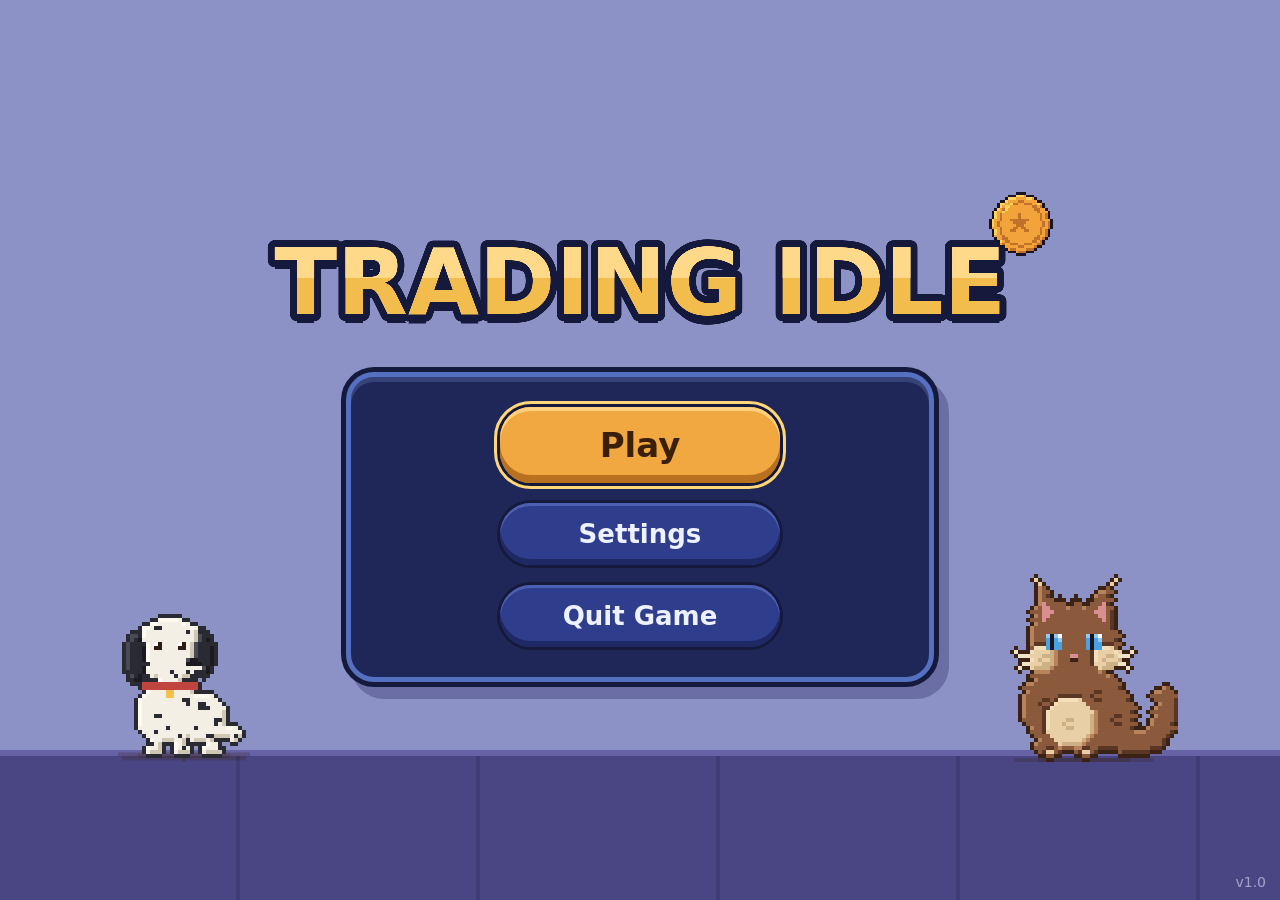
<file: tasarim/konsept-1/index.html>
<!DOCTYPE html>
<html lang="tr"><head><meta charset="utf-8">
<meta name="viewport" content="width=device-width, initial-scale=1, maximum-scale=1, user-scalable=no, viewport-fit=cover">
<meta name="apple-mobile-web-app-capable" content="yes">
<meta name="mobile-web-app-capable" content="yes">
<meta name="apple-mobile-web-app-status-bar-style" content="black-translucent">
<meta name="apple-mobile-web-app-title" content="Trading Idle">
<meta name="theme-color" content="#26283a">
<meta name="format-detection" content="telephone=no">
<link rel="apple-touch-icon" href="[data-uri]">
<link rel="icon" type="image/png" href="[data-uri]">
<title>Trading Idle</title>
<style>
@font-face{font-family:"TIDig";src:url([data-uri]) format("truetype");unicode-range:U+0024-0025,U+002B-002E,U+0030-003A}
@font-face{font-family:"TINum";src:url([data-uri]) format("truetype")}

:root{--bg:#23202B;--cl:#E8D5A8;--cl2:#DCC594;--wd:#A06A42;--wd2:#6B4128;--wd3:#C48A5E;--pn:#2B3A55;--pnd:#1E2A40;--pnl:#3F5478;--pnh:#6E80A3;--ol:#1A1420;--ac:#F2A33A;--acl:#FFD45E;--acd:#C0712A;--up:#4CD08A;--upd:#2E8F5E;--dn:#E5484D;--dnd:#A83236;--dnl:#FF8A8D;--tx:#F4EBDD;--tx2:#9AA5BD;--c0:#F2A33A;--c1:#5FB3A6;--c2:#6E8FD0;--c3:#C47A5A}
*{box-sizing:border-box}html,body{margin:0;height:100%;background:var(--bg);overflow:hidden}
body{color:var(--tx);font:400 19px/1.15 "TIDig","Pixelify Sans","TIDig","VT323",monospace;-webkit-font-smoothing:none;font-smooth:never;user-select:none}
canvas,img{image-rendering:pixelated}.ic{vertical-align:middle}
.num{font-family:"TIDig","VT323","TIDig","Pixelify Sans",monospace;font-size:24px;letter-spacing:0}
#stage{position:absolute;left:50%;top:50%;width:1600px;height:900px;transform-origin:50% 50%}
/* --- piksel kutu / buton: köşeleri kesik (eksenel gölgelerle) --- */
.pb{background:var(--pn);margin:3px;box-shadow:0 -3px 0 var(--ol),0 3px 0 var(--ol),-3px 0 0 var(--ol),3px 0 0 var(--ol),inset 3px 3px 0 var(--pnl),inset -3px -3px 0 var(--pnd)}
.pbtn{font:inherit;color:var(--tx);border:0;cursor:pointer;background:var(--pnl);margin:3px;padding:5px 12px;box-shadow:0 -3px 0 var(--ol),0 3px 0 var(--ol),-3px 0 0 var(--ol),3px 0 0 var(--ol),inset 3px 3px 0 var(--pnh),inset -3px -3px 0 var(--pn);transition:transform 90ms steps(2)}
.pbtn:hover{transform:translateY(-2px)}.pbtn:active{transform:translateY(2px);box-shadow:0 -3px 0 var(--ol),0 3px 0 var(--ol),-3px 0 0 var(--ol),3px 0 0 var(--ol),inset 3px 3px 0 var(--pn),inset -3px -3px 0 var(--pnh)}
.pbtn.ac{background:var(--ac);color:var(--ol);box-shadow:0 -3px 0 var(--ol),0 3px 0 var(--ol),-3px 0 0 var(--ol),3px 0 0 var(--ol),inset 3px 3px 0 var(--acl),inset -3px -3px 0 var(--acd)}
.pbtn.on{background:var(--up);color:var(--ol)}
[disabled],[data-dis]{cursor:not-allowed}
.sg{display:flex;gap:3px;height:16px;background:var(--ol);padding:3px}.sg i{flex:1;background:var(--pnd)}.sg i.f{background:var(--ac)}.sg.hp i.f{background:var(--up)}.sg.lo i.f{background:var(--dn)}.sg.mid i.f{background:var(--acl)}
.mx{display:inline-block;background:var(--acl);color:var(--ol);padding:0 6px;font-size:16px;margin-left:6px}
/* --- sütunlar --- */
.col{position:absolute;top:10px;height:880px;display:flex;flex-direction:column;gap:8px}
#left{left:10px;width:340px}#right{left:1250px;width:340px}
#cashp{position:relative;height:100px;background:var(--wd);margin:3px;box-shadow:0 -3px 0 var(--ol),0 3px 0 var(--ol),-3px 0 0 var(--ol),3px 0 0 var(--ol),inset 3px 3px 0 var(--wd3),inset -3px -3px 0 var(--wd2);padding:8px 10px}
#cashp::before,#cashp::after{content:'';position:absolute;top:6px;width:6px;height:6px;background:var(--wd2)}#cashp::before{left:6px}#cashp::after{right:6px}
#cico{position:absolute;left:14px;top:14px;width:72px;height:72px}
#cashv{position:absolute;left:96px;top:10px;height:40px;display:block}
#cbar{position:absolute;left:96px;right:12px;top:58px}#cnx{position:absolute;left:96px;top:78px;font-size:17px;color:var(--ol)}
#tabs{display:flex;gap:2px;padding:0 4px;height:46px;align-items:flex-end}
.tb{flex:1;font:inherit;font-size:22px;font-weight:700;border:0;cursor:pointer;color:var(--tx);background:var(--pn);margin:3px 3px 0;height:38px;box-shadow:0 -3px 0 var(--ol),-3px 0 0 var(--ol),3px 0 0 var(--ol),inset 3px 3px 0 var(--pnl)}
.tb.on{background:var(--pnl);height:46px;margin-top:0;color:var(--acl)}.tb.lk{background:var(--pnd);opacity:.7;cursor:not-allowed}.tb.unl{animation:pop .5s steps(5)}
.sign{margin:3px 6px;height:50px;line-height:50px;text-align:center;background:var(--wd);font-size:28px;font-weight:700;color:var(--acl);text-shadow:2px 2px 0 var(--ol);box-shadow:0 -3px 0 var(--ol),0 3px 0 var(--ol),-3px 0 0 var(--ol),3px 0 0 var(--ol),inset 3px 3px 0 var(--wd3),inset -3px -3px 0 var(--wd2)}
#sign.c0{border-bottom:0}#list{flex:1;min-height:0;overflow-y:auto;padding:4px 4px 10px;scrollbar-width:thin;scrollbar-color:var(--ac) var(--pnd)}
#list::-webkit-scrollbar{width:12px}#list::-webkit-scrollbar-thumb{background:var(--ac);box-shadow:inset 0 0 0 3px var(--ol)}#list::-webkit-scrollbar-track{background:var(--pnd)}
.tk{position:relative;display:flex;gap:10px;align-items:center;height:92px;margin:6px 10px;padding:8px 10px;background:var(--pn);cursor:pointer;box-shadow:0 -3px 0 var(--ol),0 3px 0 var(--ol),-3px 0 0 var(--ol),3px 0 0 var(--ol),inset 3px 3px 0 var(--pnl),inset -3px -3px 0 var(--pnd);transition:transform 100ms steps(2)}
.tk::before,.tk::after{content:'';position:absolute;top:38px;width:8px;height:14px;background:var(--bg)}.tk::before{left:-3px}.tk::after{right:-3px}
.tk:hover{transform:translateX(4px)}.tk.on{transform:translateX(10px);background:var(--pnl);box-shadow:0 -3px 0 var(--acl),0 3px 0 var(--acl),-3px 0 0 var(--acl),3px 0 0 var(--acl),inset 3px 3px 0 var(--pnh),inset -3px -3px 0 var(--pn)}
.tk .ci{width:72px;height:72px;flex:none}.tk .ptr{position:absolute;left:-34px;top:36px;width:32px;height:32px}
.tn{flex:1;min-width:0}.tn b{display:block;font-size:22px;color:var(--acl);text-shadow:2px 2px 0 var(--ol);white-space:nowrap}.tn .num{display:block;color:var(--tx);text-shadow:2px 2px 0 var(--ol);margin:1px 0 3px}
.tk.boss{background:#3B1A24;box-shadow:0 -3px 0 var(--dn),0 3px 0 var(--dn),-3px 0 0 var(--dn),3px 0 0 var(--dn),inset 3px 3px 0 var(--dnd),inset -3px -3px 0 var(--ol);animation:bossg 1s steps(2) infinite}
.tk.boss b{color:var(--dnl)}.tk .bb{position:absolute;right:10px;top:8px;background:var(--dn);color:var(--tx);font-size:16px;padding:0 6px;font-style:normal;text-shadow:none}
.tk.lk{opacity:.8;cursor:not-allowed}.tk.lk .tn b{color:var(--tx2)}.ib{font:700 18px "TIDig","Pixelify Sans";width:30px;height:30px;border:0;background:var(--pnl);color:var(--tx);cursor:pointer;box-shadow:0 -3px 0 var(--ol),0 3px 0 var(--ol),-3px 0 0 var(--ol),3px 0 0 var(--ol);margin:3px;flex:none}
.rp{margin:8px 10px;padding:8px 10px;background:#3B1A24;box-shadow:0 -3px 0 var(--dn),0 3px 0 var(--dn),-3px 0 0 var(--dn),3px 0 0 var(--dn);display:flex;flex-direction:column;gap:6px}
.rp b{font-size:20px;color:var(--dnl)}.rr{display:flex;gap:8px;align-items:center;font-size:18px}.rr small{width:124px;flex:none;font-size:16px;color:var(--tx2);white-space:nowrap}.rr .sg{flex:1}.rr .pbtn{font-size:20px;padding:0 8px;margin:2px}
/* --- sahne: sadece bilgisayar --- */
#scene{position:absolute;left:360px;top:10px;width:880px;height:880px;overflow:hidden;background:repeating-conic-gradient(var(--cl2) 0 25%,var(--cl) 0 50%) 0 0/8px 8px;box-shadow:0 0 0 3px var(--ol)}
.tedge{position:absolute;left:0;right:0;top:838px;height:42px;background:var(--wd);box-shadow:inset 0 4px 0 var(--wd3),inset 0 -8px 0 var(--wd2);background-image:repeating-linear-gradient(90deg,transparent 0 158px,var(--wd2) 158px 160px)}
.drape{position:absolute;left:0;right:0;top:832px;height:6px;background:repeating-linear-gradient(90deg,var(--ac) 0 16px,var(--acd) 16px 32px)}
#mon{position:absolute;left:18px;top:0;width:844px;height:778px;padding:16px 16px 0;background:var(--pnl);box-shadow:0 -3px 0 var(--ol),0 3px 0 var(--ol),-3px 0 0 var(--ol),3px 0 0 var(--ol),inset 3px 3px 0 var(--pnh),inset -3px -3px 0 var(--pn);z-index:2}
#mon.boss{animation:bossm .9s steps(2) infinite,bossf 1s steps(2) infinite}
#mon .sc4{position:absolute;width:8px;height:8px;background:var(--pnd);box-shadow:inset 2px 2px 0 var(--pnh)}
.swrap{width:812px;height:696px;box-shadow:0 0 0 3px var(--ol),0 0 0 6px var(--pn);background:#070C18}
.screen{position:relative;width:812px;height:696px;overflow:hidden;clip-path:inset(0 round 12px);background:#0B1322;font-family:"TIDig","VT323","TIDig","Pixelify Sans",monospace;color:#E6EEF8}
#cv{position:absolute;left:0;top:0;width:812px;height:696px;display:block}
.scan{position:absolute;inset:0;pointer-events:none;background:repeating-linear-gradient(0deg,rgba(0,0,0,.10) 0 1px,transparent 1px 3px);z-index:3}
.vig{position:absolute;inset:0;pointer-events:none;background:radial-gradient(ellipse at 50% 50%,transparent 62%,rgba(0,0,0,.42) 100%);z-index:3}
.screen.off>*:not(.dead){visibility:hidden}.dead{position:absolute;inset:0;background:#000;display:none;z-index:40}.screen.off .dead{display:block}
.tstrip,.bstrip{position:absolute;left:0;right:0;display:flex;align-items:center;gap:14px;padding:0 16px;background:rgba(9,15,29,.74);z-index:4}
.tstrip{top:34px;height:62px;border-bottom:1px solid rgba(143,160,189,.22)}.bstrip{bottom:0;height:98px;border-top:1px solid rgba(143,160,189,.22)}
.tstrip .tl,.tstrip .tr{display:flex;align-items:center;gap:12px;flex:1}.tstrip .tr{justify-content:flex-end}.tstrip .tc{flex:1.2;text-align:center;line-height:1}
#hT{font-size:48px;color:#E6EEF8;min-width:96px;white-space:nowrap}#lcdT{font-size:19px;color:#4CD08A;border:1px solid #2E8F5E;padding:1px 8px;letter-spacing:1px}
#hN{display:block;font:700 26px "TIDig","Pixelify Sans","TIDig","VT323",monospace;color:#FFD45E;letter-spacing:1px}#lcdS{font-size:19px;color:#8FA0BD;letter-spacing:2px}
#hP{font-size:46px;white-space:nowrap}
#gear{width:44px;height:44px;padding:0;background:rgba(143,160,189,.12);border:1px solid rgba(143,160,189,.4);border-radius:8px;cursor:pointer}#gear:hover{background:rgba(76,208,138,.2)}#gear canvas{width:30px;height:30px;display:block;margin:6px}
#lvr{display:flex;gap:6px;align-items:center;font-size:21px;color:#8FA0BD;flex:none}#lvr .pbtn{margin:0;padding:2px 12px;font:400 26px "TIDig","VT323",monospace;color:#E6EEF8;background:rgba(143,160,189,.14);border:1px solid rgba(143,160,189,.45);border-radius:6px;box-shadow:none}
#lvr .pbtn.ac{background:#F2A33A;color:#1A1420;border-color:#FFD45E}#lvr .pbtn:hover{transform:none;border-color:#FFD45E}
#note{flex:1;font-size:23px;line-height:1.02;color:#8FA0BD;overflow:hidden;max-height:62px;padding:0 6px}
#main{position:relative;flex:none;width:270px;height:70px;border:2px solid #FFD45E;border-radius:8px;cursor:pointer;background:#F2A33A;color:#1A1420;font:400 36px "TIDig","VT323",monospace;letter-spacing:1px;box-shadow:0 5px 0 #C0712A,0 0 18px rgba(242,163,58,.45);transition:transform 70ms steps(1);padding:0 12px;overflow:hidden;white-space:nowrap}
#main:active,#main.down{transform:translateY(4px);box-shadow:0 1px 0 #C0712A,0 0 12px rgba(242,163,58,.4)}
#main.buy{background:#4CD08A;border-color:#8BE8B4;box-shadow:0 5px 0 #2E8F5E,0 0 18px rgba(76,208,138,.5)}#main.sell{background:#E5484D;border-color:#FF8A8D;color:#F4EBDD;box-shadow:0 5px 0 #A83236,0 0 18px rgba(229,72,77,.5)}
#main:disabled{background:#3F5478;border-color:#6E80A3;color:#9AA5BD;box-shadow:0 5px 0 #2B3A55;cursor:not-allowed}
#led{position:absolute;left:8px;top:8px;width:12px;height:12px;border-radius:50%;background:#2B3A55}#led.on{background:#4CD08A;box-shadow:0 0 10px #4CD08A;animation:blink 1s steps(2) infinite}
#rcpt{position:absolute;right:0;top:78px;width:286px;z-index:5;pointer-events:none;overflow:hidden;height:420px}
#receipt{position:absolute;right:0;top:0;width:276px;background:rgba(10,18,34,.88);border:1px solid rgba(76,208,138,.55);border-right:0;border-radius:10px 0 0 10px;padding:12px 16px;font-size:23px;line-height:1.05;transform:translateX(105%);pointer-events:auto;cursor:pointer;box-shadow:0 0 22px rgba(76,208,138,.18)}
#receipt.out{animation:rin .45s steps(9) forwards}#receipt h3{margin:0 0 6px;font:700 26px "TIDig","Pixelify Sans";text-align:center;letter-spacing:1px}
#receipt .rw{display:flex;justify-content:space-between;gap:8px;border-top:1px solid rgba(143,160,189,.25);padding:4px 0}#receipt .rw>span:last-child{white-space:nowrap}#receipt .up{color:#4CD08A}#receipt .dn{color:#E5484D}
.chin{height:62px;display:flex;align-items:center;justify-content:center;gap:16px}.chin span{font:700 18px "TIDig","Pixelify Sans";color:var(--pnh);letter-spacing:3px;background:var(--pn);padding:3px 14px;box-shadow:0 0 0 3px var(--ol)}.pled{width:10px;height:10px;background:var(--up);box-shadow:0 0 0 3px var(--ol)}
.stand{position:absolute;background:var(--pn);z-index:1;box-shadow:0 -3px 0 var(--ol),3px 0 0 var(--ol),-3px 0 0 var(--ol),0 3px 0 var(--ol),inset 3px 3px 0 var(--pnl)}.stand.n{left:360px;top:778px;width:160px;height:40px}.stand.f{left:290px;top:814px;width:300px;height:18px}
#scene .coinp{position:absolute}
#mon.fall{animation:mfall 1.5s steps(15) forwards!important}
@keyframes mfall{0%{transform:translate(0,0) rotate(0)}30%{transform:translate(0,20px) rotate(-2deg)}100%{transform:translate(-60px,1100px) rotate(-24deg)}}
.fl2{position:absolute;inset:0;background:var(--dn);opacity:0;z-index:7;pointer-events:none}.fl2.on{animation:flsh .3s steps(3)}
@keyframes rin{to{transform:translateX(0)}}
/* --- alt paneller: sol mama, sağ kedi --- */
.botp{position:relative;height:230px;flex:none;margin:3px;overflow:hidden;background:repeating-conic-gradient(var(--cl2) 0 25%,var(--cl) 0 50%) 0 0/8px 8px;box-shadow:0 -3px 0 var(--ol),0 3px 0 var(--ol),-3px 0 0 var(--ol),3px 0 0 var(--ol)}
.botp .shelf{position:absolute;left:0;right:0;bottom:0;height:30px;background:var(--wd);box-shadow:inset 0 4px 0 var(--wd3),inset 0 -6px 0 var(--wd2)}
.botp .cap{position:absolute;left:10px;top:8px;font-size:17px;color:var(--wd2);font-weight:700;letter-spacing:1px}
.obj2{position:absolute;bottom:26px;line-height:0}.obj2 canvas{display:block}
#foodw{left:18px;cursor:grab;touch-action:none}#sackw{left:150px;cursor:grab;touch-action:none;display:none}#sackw.on{display:block}
#catw{left:16px}#bowl{position:absolute;left:176px;bottom:26px;line-height:0}#bowl.hot canvas{outline:4px solid var(--acl)}#bowl canvas{display:block}
#dbar{position:absolute;left:176px;bottom:84px;width:96px;display:none}#dbar.on{display:block}
#fl{position:fixed;z-index:50;pointer-events:none;display:none}
/* --- mağaza: mantar pano --- */
#msign{height:56px;line-height:56px}
#shop{flex:1;min-height:0;display:flex;flex-direction:column;gap:10px;padding:14px 12px;overflow-y:auto;scrollbar-width:thin;scrollbar-color:var(--ac) var(--pnd);margin:3px;background:var(--wd);background-image:repeating-conic-gradient(var(--wd2) 0 25%,transparent 0 50%);background-size:6px 6px;box-shadow:0 -3px 0 var(--ol),0 3px 0 var(--ol),-3px 0 0 var(--ol),3px 0 0 var(--ol),inset 6px 6px 0 var(--wd3),inset -6px -6px 0 var(--wd2)}
.sc{position:relative;flex:none;min-height:88px;display:flex;align-items:center;gap:10px;padding:6px 10px;background:var(--pn);cursor:pointer;box-shadow:0 -3px 0 var(--ol),0 3px 0 var(--ol),-3px 0 0 var(--ol),3px 0 0 var(--ol),inset 3px 3px 0 var(--pnl),inset -3px -3px 0 var(--pnd)}
.sc::before{content:'';position:absolute;left:50%;top:-8px;width:8px;height:8px;background:var(--dn);box-shadow:0 0 0 2px var(--ol),inset 2px 2px 0 var(--dnl);margin-left:-4px}
.sc .si{width:48px;flex:none;line-height:0;transition:transform 120ms steps(3)}.sc.hop .si{animation:hop .45s steps(4)}
.sm{flex:1;min-width:0}.sm b{display:block;font-weight:400;font-size:18px;letter-spacing:-.3px;color:var(--tx);text-shadow:2px 2px 0 var(--ol);white-space:nowrap;overflow:hidden}.sm .st{display:block;color:var(--tx2);font-size:20px;line-height:.9}
.sc .sg{height:14px;margin-top:2px}.sb{flex:none;text-align:right}
.go{font-family:"TIDig","VT323",monospace;font-size:26px;background:none;border:0;color:var(--acl);cursor:pointer;padding:2px 4px;text-shadow:2px 2px 0 var(--ol);font-weight:400}
.sc.can .go{animation:pulse 1s steps(2) infinite}.go[data-dis]{color:var(--dnl)}
.sc.na{opacity:.5;filter:grayscale(1)}.sc .nal{position:absolute;right:8px;top:6px;width:32px;height:32px}
.sc.fin{box-shadow:0 -3px 0 var(--acl),0 3px 0 var(--acl),-3px 0 0 var(--acl),3px 0 0 var(--acl),inset 3px 3px 0 var(--pnh),inset -3px -3px 0 var(--pnd);animation:gold 1s steps(2) infinite}
.sc.flash{animation:flash .5s steps(4)}.sp2{position:absolute;width:8px;height:8px;background:var(--acl);box-shadow:0 0 0 2px var(--ol);pointer-events:none;animation:spk .7s steps(6) forwards}
.sw{font:700 17px "TIDig","Pixelify Sans";width:84px;height:30px;border:0;cursor:pointer;color:var(--tx);background:var(--pnd);box-shadow:0 0 0 3px var(--ol);position:relative;text-align:right;padding:0 8px}
.sw i{position:absolute;left:3px;top:3px;width:24px;height:24px;background:var(--tx2)}.sw.on{background:var(--upd);text-align:left;padding-left:34px;color:var(--ol)}.sw.on i{left:57px;background:var(--up)}
#shop::-webkit-scrollbar{width:12px}#shop::-webkit-scrollbar-thumb{background:var(--ac);box-shadow:inset 0 0 0 3px var(--ol)}#shop::-webkit-scrollbar-track{background:var(--pnd)}
.sc.bob{flex-direction:column;align-items:stretch;gap:8px;padding:10px 12px}.bh{display:flex;align-items:center;gap:10px}.bh .sm{flex:1}.br{display:flex;align-items:center;gap:8px;min-height:30px}.br small{width:106px;flex:none;font-size:16px;color:var(--tx2);white-space:nowrap}.br .sg{flex:1}.br .pbtn{margin:0 0 0 2px;padding:2px 8px}.br.en{cursor:pointer}.br.en small{width:62px}.br.en .sg{min-width:96px}.br.en .num{width:58px;text-align:right;font-size:22px;white-space:nowrap}
.tn .num{white-space:nowrap;overflow:hidden}.sc .st{white-space:nowrap;overflow:hidden}.go{max-width:112px;overflow:hidden;white-space:nowrap}.sb{display:flex;flex-direction:column;align-items:flex-end;gap:4px}
.tk.boss{margin-top:24px}.tk.boss.lk{background:#2E2230;box-shadow:0 -3px 0 #7A3A44,0 3px 0 #7A3A44,-3px 0 0 #7A3A44,3px 0 0 #7A3A44,inset 3px 3px 0 #4A2A38,inset -3px -3px 0 var(--ol);animation:none;opacity:1}.tk.boss.lk .tn b{color:#C98A90}

/* --- v14: paneller --- */
.botp .wall{position:absolute;left:0;top:0;width:336px;height:200px;image-rendering:pixelated}
.botp .cap{z-index:2;background:rgba(244,235,221,.75);padding:0 6px}
#catw{left:4px;z-index:2}#bowl{left:204px;bottom:24px;z-index:2}#dbar{left:210px;bottom:86px;z-index:4}
#pour{position:absolute;left:0;top:0;width:336px;height:226px;pointer-events:none;z-index:3;image-rendering:pixelated}
#foodw{left:14px;z-index:2}#sackw{left:156px;z-index:2}
#purr{position:absolute;left:96px;top:30px;z-index:4;pointer-events:none}#purr i{position:absolute;font:700 22px "TIDig","Pixelify Sans";color:#E5484D;text-shadow:2px 2px 0 var(--ol);animation:purr 2.2s steps(11) forwards;font-style:normal}
@keyframes purr{0%{transform:translate(0,0);opacity:1}100%{transform:translate(12px,-44px);opacity:0}}
#fl.tilt canvas{transform:rotate(-12deg)}#fl.pour canvas{transform:rotate(-58deg)}#fl canvas{transition:transform 120ms steps(3)}
#flsh{position:fixed;z-index:49;pointer-events:none;display:none;height:14px;background:repeating-conic-gradient(#1A1420 0 25%,transparent 0 50%) 0 0/6px 6px;opacity:.55}
/* --- v14: ekran ölçüsü değişken (bilgisayar sv2) --- */
#mon .chin span.l2{display:none}
#mon.pc2{left:2px;top:0;width:876px;height:846px;padding:6px 6px 0;background:#2A3142;box-shadow:0 -2px 0 var(--ol),0 2px 0 var(--ol),-2px 0 0 var(--ol),2px 0 0 var(--ol),inset 0 2px 0 #6EC8F0,inset 0 -2px 0 #1E2433}
#mon.pc2 .sc4{display:none}#mon.pc2 .swrap,#mon.pc2 .screen,#mon.pc2 #cv{width:864px;height:818px}#mon.pc2 .swrap{box-shadow:0 0 0 2px #10141E}
#mon.pc2 .chin{height:22px;gap:10px;background:none}#mon.pc2 .chin .pled{display:none}#mon.pc2 .chin span{display:none}#mon.pc2 .chin span.l2{display:block;background:none;box-shadow:none;color:#6EC8F0;font-size:15px;letter-spacing:4px;padding:0}
#mon.pc2 .chin::before,#mon.pc2 .chin::after{content:'';flex:1;height:2px;background:#6EC8F0;opacity:.8}
#scene.pc2 .stand.n{left:420px;top:846px;width:40px;height:8px;background:#9AA5BD;box-shadow:0 0 0 2px var(--ol),inset 2px 0 0 #F4EBDD}#scene.pc2 .stand.f{left:340px;top:854px;width:200px;height:5px;background:#9AA5BD;box-shadow:0 0 0 2px var(--ol),inset 0 2px 0 #F4EBDD}
#scene.pc2 .tedge{top:862px;height:18px}#scene.pc2 .drape{top:860px;height:2px}
.boot{animation:boot .7s steps(10)}@keyframes boot{0%{transform:scaleY(.02);filter:brightness(3)}50%{transform:scaleY(.06);filter:brightness(2)}100%{transform:scaleY(1);filter:none}}
.spark{position:absolute;width:8px;height:8px;background:#6EC8F0;box-shadow:0 0 0 2px var(--ol);z-index:9;pointer-events:none;animation:spk .8s steps(6) forwards}
/* --- v15: ekran sistem çubuğu (sekmeler + ayarlar) --- */
.osbar{position:absolute;left:0;right:0;top:0;height:34px;display:flex;align-items:center;gap:8px;padding:0 8px;background:#060A14;border-bottom:1px solid rgba(110,200,240,.35);z-index:6;font-family:"TIDig","VT323",monospace}
.osbar .os{color:#6EC8F0;font-size:20px;letter-spacing:2px;margin-right:6px}.osbar .tabs{display:none;gap:4px}.osbar .tabs.on{display:flex}
.osbar .tabs button{font:400 21px "TIDig","VT323",monospace;letter-spacing:1px;border:1px solid rgba(110,200,240,.4);border-radius:5px;cursor:pointer;color:#8FA0BD;background:transparent;padding:0 12px;height:26px}
.osbar .tabs button.on{color:#06121C;background:#6EC8F0;border-color:#6EC8F0}.osbar .tabs button:hover{color:#E6EEF8}
.osbar .sp{flex:1}.osbar .gearb{width:30px;height:26px;padding:0;background:rgba(143,160,189,.12);border:1px solid rgba(143,160,189,.4);border-radius:6px;cursor:pointer}.osbar .gearb canvas{width:20px;height:20px;display:block;margin:2px auto}.osbar .gearb:hover{background:rgba(76,208,138,.25)}
/* --- v15: otomasyon merkezi (tüm orta alan) --- */
#auto{position:absolute;inset:0;z-index:5;display:none;background:#0B0F1A;background-image:repeating-linear-gradient(0deg,transparent 0 31px,#111829 31px 32px)}#auto.on{display:block}
#auto .osbar{position:absolute}
#agrid{position:absolute;left:8px;right:8px;top:42px;bottom:8px;display:grid;grid-template-columns:repeat(4,1fr);grid-template-rows:repeat(4,1fr);gap:8px}
.tile{position:relative;background:#05070D;box-shadow:0 0 0 2px var(--ol),0 0 0 4px #6EC8F0;cursor:pointer}.tile:nth-child(odd){box-shadow:0 0 0 2px var(--ol),0 0 0 4px #B36EF0}
.tile canvas{position:absolute;inset:0;width:100%;height:100%;display:block}.tile.add{box-shadow:0 0 0 2px var(--ol),0 0 0 4px #FFD45E;animation:gold 1.2s steps(2) infinite}.tile.lock{cursor:default;opacity:.55}
/* --- v14: robot deposu --- */
#robsec .rsign{margin:14px 0 6px;height:44px;line-height:44px;font-size:22px}
.rc{position:relative;margin:8px 0;padding:8px 10px;background:var(--pn);box-shadow:0 -3px 0 var(--ol),0 3px 0 var(--ol),-3px 0 0 var(--ol),3px 0 0 var(--ol),inset 3px 3px 0 var(--pnl),inset -3px -3px 0 var(--pnd);display:flex;flex-direction:column;gap:6px}
.rc .rh{display:flex;gap:8px;align-items:center}.rc .rh img{width:48px;height:48px;image-rendering:pixelated;flex:none}.rc .rh b{font-size:20px;color:var(--acl);text-shadow:2px 2px 0 var(--ol)}
.rc select{font:400 20px "TIDig","VT323",monospace;background:var(--pnd);color:var(--tx);border:0;box-shadow:0 0 0 3px var(--ol);padding:2px 4px;max-width:150px}
.rc .rs{display:grid;grid-template-columns:1fr 1fr;gap:2px 8px;font-size:16px;color:var(--tx2)}.rc .rs b{color:var(--tx);font-weight:400;font-family:"TIDig","VT323",monospace;font-size:20px}
.rc .rhist{display:flex;gap:3px}.rc .rhist i{flex:1;height:14px;background:var(--pnd);box-shadow:0 0 0 2px var(--ol)}.rc .rhist i.u{background:var(--up)}.rc .rhist i.d{background:var(--dn)}
.sc .sg.vol{height:24px}.sg.vol i{font:400 16px/18px "TIDig","VT323",monospace;color:var(--tx2);text-align:center}.sg.vol i.f{color:#1A1420}.sc.glow{animation:gold 1s steps(2) infinite}
/* --- v15: karartma + spot ışığı --- */
#spot{position:fixed;inset:0;z-index:95;display:none}#spot.on{display:block}#spot.light{pointer-events:none}
#spot .hole{position:fixed;box-shadow:0 0 0 9999px rgba(10,8,16,.74);outline:4px solid #FFD45E;outline-offset:2px;animation:spotp 1s steps(2) infinite}#spot.light .hole{box-shadow:0 0 0 9999px rgba(10,8,16,.42)}
#spot .msg{position:fixed;background:var(--ol);color:var(--acl);font:700 22px "TIDig","Pixelify Sans";padding:8px 14px;box-shadow:0 0 0 3px var(--acl);max-width:420px;text-align:center}
@keyframes spotp{50%{outline-color:#F4EBDD}}
.sc.lk{opacity:.62;cursor:default}.sc.lk .sm b{color:var(--tx2)}
#bigsack{position:fixed;z-index:88;left:50%;top:50%;transform:translate(-50%,-50%);cursor:grab;touch-action:none;display:none}#bigsack.on{display:block}#bigsack.fly{animation:sfly 1.1s steps(11)}
#bigsack canvas{display:block}#bigsack .hint{position:absolute;left:50%;top:100%;transform:translateX(-50%);white-space:nowrap;margin-top:10px;background:var(--ol);color:var(--acl);font:700 24px "TIDig","Pixelify Sans";padding:6px 14px;box-shadow:0 0 0 3px var(--acl)}
#bigsack.drag .hint{display:none}#sdim{position:fixed;inset:0;z-index:87;background:rgba(10,8,16,.45);display:none;pointer-events:none}#sdim.on{display:block}
@keyframes sfly{0%{transform:translate(-50%,-260%) rotate(-25deg)}70%{transform:translate(-50%,-40%) rotate(6deg)}85%{transform:translate(-50%,-56%) rotate(-3deg)}100%{transform:translate(-50%,-50%)}}
.rc .br small{width:150px}
#scene .modal.on,.modal.on{display:grid}
/* --- v16: bölüm başlıkları + kaydırma ipucu --- */
.shd{display:block;width:100%;margin:6px 0 -2px;padding:0 4px;font:700 15px "TIDig","Pixelify Sans",monospace;letter-spacing:2px;color:#F4EBDD;text-align:left;background:none;border:0;text-shadow:2px 2px 0 var(--ol)}
.sbt{cursor:pointer}.sbt i{font-style:normal;color:var(--acl)}
#right{position:absolute}#shint{position:absolute;left:50%;bottom:246px;transform:translateX(-50%);z-index:5;display:none;font:700 16px "TIDig","Pixelify Sans";color:#efe3c8;background:#1c2c4d;padding:0 10px;box-shadow:0 0 0 2px #6B4128;pointer-events:none}#shint.on{display:block}
.sg i{transition:background-color .2s steps(2)}
/* --- v16: ARAYÜZ KONFORU "Yumuşak" (varsayılan) — yalnızca sol ve sağ sütun; ana grafik etkilenmez --- */
body.soft #left,body.soft #right{--pn:#1c2c4d;--pnl:#243759;--pnd:#17243f;--pnh:#2c4268;--tx:#efe3c8;--tx2:#b9b2a0;--ac:#d9a35c;--acl:#e2b677;--acd:#a97c43;--up:#6fb88a;--upd:#4f8f68;--dn:#c96a5e;--dnl:#d98b80;letter-spacing:1px}
body.soft #left .num,body.soft #right .num,body.soft #right .go,body.soft .rc select,body.soft .rc .rs b,body.soft .sg.vol i{font-family:"TIDig","Pixelify Sans",monospace;font-size:17px;letter-spacing:1px}
body.soft #right .go{font-size:19px;color:var(--acl);text-shadow:none}body.soft #right .go[data-dis]{color:var(--tx2)}
body.soft .sg{background:#13203a;padding:2px;gap:2px;height:12px}body.soft .sg i{background:#22324f}body.soft .sg i.f{background:var(--ac)}body.soft .sg.hp i.f{background:var(--up)}body.soft .sg.vol{height:22px}body.soft .sg.vol i.f{color:#1c2c4d}
body.soft .sc::before{display:none}
body.soft #shop{background:#2a211b;background-image:none;box-shadow:0 0 0 2px #6B4128,0 0 0 4px var(--ol);gap:8px;padding:10px 10px 14px}
body.soft .sc{padding:10px 12px;min-height:84px;box-shadow:0 0 0 2px var(--ol),inset 0 0 0 1px #243759}
body.soft .sc.can{box-shadow:0 0 0 2px var(--ac),inset 0 0 0 1px #2c4268}body.soft .sc.can .go,body.soft .sc.fin,body.soft .sc.glow,body.soft .tk.boss,body.soft .tb.unl{animation:none}
body.soft .sc.poor,body.soft .sc.lk{opacity:.65}body.soft .sc.fin{box-shadow:0 0 0 2px #b8955a}
body.soft .mx{background:var(--up);color:#10261a;font-size:13px;padding:0 5px;letter-spacing:1px}
body.soft .sm .st{font-size:15px;color:var(--tx2);line-height:1.3}body.soft .sm b{font-size:17px;line-height:1.3;padding-top:2px}.sm b,.tn b{line-height:1.3}
body.soft .tk{margin:8px 10px;padding:10px 12px;box-shadow:0 0 0 2px var(--ol),inset 0 0 0 1px #243759}body.soft .tk::before,body.soft .tk::after{background:#1A1420}
body.soft .tk.on{transform:translateX(6px);background:#28406a;box-shadow:0 0 0 2px var(--ac)}body.soft .tk .ptr{width:18px;height:18px;left:-22px;top:44px;filter:saturate(.4)}
body.soft .tk .sg{height:10px}body.soft .tn b{color:#e8c48a;text-shadow:none}body.soft .tn .num{text-shadow:none}
body.soft .tk.boss{background:#2c2236;box-shadow:0 0 0 2px #8a4a4a}body.soft .tk.boss b{color:#d9a0a0}body.soft .tk .bb{background:#8a4a4a;font-size:13px}
body.soft .sign{color:#e8c48a;text-shadow:2px 2px 0 var(--ol)}body.soft #cnx{font-size:15px}body.soft .rr small,body.soft .br small{color:var(--tx2);font-size:14px}
body.soft .sc.bob .sg{height:10px}body.soft .rc{box-shadow:0 0 0 2px var(--ol),inset 0 0 0 1px #243759;padding:10px 12px}
/* --- v17: Bobby paneli --- */
#foodp canvas{image-rendering:pixelated}
#kennel{position:absolute;left:16px;bottom:30px;z-index:1}#dogc{position:absolute;left:4px;bottom:22px;z-index:2;transform-origin:30% 100%}
#dbowl{position:absolute;left:160px;bottom:26px;z-index:2}#dbowl.hot{outline:3px solid #f2c14e}
#foodw{left:auto;right:8px;top:8px;bottom:auto;z-index:3}
#bonebtn{position:absolute;right:8px;top:118px;z-index:3;display:flex;align-items:center;gap:6px;padding:4px 8px;border:0;cursor:pointer;background:#3b2f26;color:#efe3c8;font:700 13px "TIDig","Pixelify Sans",monospace;letter-spacing:1px;box-shadow:0 0 0 2px #3a2214;touch-action:none}
#bonebtn:hover{background:#4a3a2e}#bonebtn.dis{opacity:.5}#bonebtn canvas{width:28px;height:16px}
#pbar{position:absolute;left:8px;right:8px;bottom:5px;height:20px;display:flex;align-items:center;gap:6px;z-index:3}#pbar canvas{width:28px;height:16px;flex:none}
#pbs{width:70%;height:16px;flex:none;background:#3b2f26;padding:2px;gap:2px;box-shadow:0 0 0 2px #3a2214}#pbs i{background:#2e241c;transition:background-color .2s steps(2)}
#pbs.yl i.f{background:#f2c14e;box-shadow:inset 0 1px 0 #fbe08c}#pbs.lo i.f{background:#e08a3c;box-shadow:inset 0 1px 0 #f2b070}#pbs.lo{animation:pbp 1.5s steps(2) infinite}
@keyframes pbp{50%{box-shadow:0 0 0 2px #8a4a20}}
#ptime{font:700 14px "TIDig","Pixelify Sans",monospace;color:#fff4dc;text-shadow:2px 2px 0 #3a2214;white-space:nowrap;letter-spacing:1px}
#bbub{position:absolute;left:118px;top:22px;z-index:5;display:none;background:#fff4dc;color:#3a2214;font:700 15px "TIDig","Pixelify Sans",monospace;padding:2px 8px;box-shadow:0 0 0 2px #3a2214;line-height:18px}#bbub.on{display:block}#bbub img{display:block;image-rendering:pixelated}
#bbub::after{content:'';position:absolute;left:8px;bottom:-6px;width:6px;height:4px;background:#fff4dc;box-shadow:2px 2px 0 #3a2214}
#pac{position:absolute;left:96px;bottom:30px;z-index:5;display:none;background:#e08a3c;color:#2b1d16;font:700 14px "TIDig","Pixelify Sans";padding:0 6px;box-shadow:0 0 0 2px #3a2214}#pac.on{display:block}
#fbone{position:absolute;z-index:6;display:none;width:28px;height:16px;pointer-events:none}
/* --- v20: piyasa haberi bandı (ekranda) --- */
#news{position:absolute;left:0;right:0;top:34px;height:44px;z-index:7;display:flex;align-items:center;gap:12px;padding:0 14px;background:#7a1c22;color:#F4EBDD;font:400 24px "TIDig","VT323",monospace;border-bottom:2px solid #E5484D;transform:translateY(-120%);visibility:hidden}
#news span{white-space:nowrap;overflow:hidden;text-overflow:ellipsis;min-width:0;flex:1}#news b{white-space:nowrap;flex:none}#news.on{visibility:visible;animation:newsin .35s steps(5) forwards}#news b{background:#E5484D;color:#1A1420;font:700 17px "TIDig","Pixelify Sans",monospace;letter-spacing:2px;padding:2px 8px;animation:blink 1s steps(2) infinite}
@keyframes newsin{to{transform:translateY(0)}}
#agrid{grid-template-columns:repeat(2,1fr)!important;grid-template-rows:repeat(2,1fr)!important}
/* --- v30: sayılar için tek pixel rakam seti (5x7, tam sayı ölçek: 20px = 2x, 50px = 5x) --- */
body{font-synthesis:none}
.num,.go,#hT,#hP,#ptime,#bobt,.rc .rs b,#receipt .rw>span:last-child,.br.en .num,#lvr .pbtn{font-family:"TINum","TIDig","VT323",monospace!important;letter-spacing:0!important;font-weight:400!important}
.num,.go,.rc .rs b,#receipt .rw>span:last-child,#bobt,body.soft #left .num,body.soft #right .num,body.soft #right .go{font-size:20px!important}
#hT,#hP{font-size:50px!important}#ptime{font-size:20px!important}#cnx{font-size:20px!important}#lvr .pbtn{font-size:20px!important}
/* --- v30: boss ekranı: titreme/dış yanıp sönme yok; ekranın İÇ kenarında sabit kırmızı şerit (yumuşatmasız basamaklar) --- */
#mon.boss{animation:none!important}
.screen.bossin::before{content:'';position:absolute;inset:0;pointer-events:none;z-index:6;box-shadow:inset 0 0 0 3px #c0453f,inset 0 0 0 6px rgba(192,69,63,.22),inset 0 0 0 10px rgba(192,69,63,.12),inset 0 0 0 16px rgba(192,69,63,.06)}
#siren{position:absolute;left:50%;top:0;transform:translateX(-50%);z-index:8;width:60px;height:36px;image-rendering:pixelated;pointer-events:none}
#hN{white-space:nowrap;overflow:hidden;text-overflow:ellipsis;max-width:100%}.tstrip .tc{min-width:0}
.n{font-family:"TINum","TIDig","VT323",monospace!important;letter-spacing:0!important;font-weight:400!important}
.ft,.pl{font-family:"TINum","TIDig","VT323",monospace!important}
/* =====================================================================
   v32: ORTAK ODA — sayfanın tamamında tek krem duvar (tek desen, dikişsiz), kesintisiz ahşap zemin,
   kutusuz sütunlar ve hayvan alanları, her öğede aynı yöne düşen koyu kahve %25 pixel gölge.
   Palet: duvar #eadcb6/#e2d1a8, zemin #a86c3c/#8a5530, kenar #F2A33A, lacivert kartlar, kırmızı/altın vurgu.
   ===================================================================== */
html,body{background:repeating-conic-gradient(#e2d1a8 0 25%,#eadcb6 0 50%) 0 0/8px 8px!important}
#stage,#scene,#left,#right{background:none!important}
#scene{box-shadow:none!important}#scene .tedge,#scene .drape,#scene .leg{display:none!important}
.floor{position:absolute;left:0;right:0;top:870px;height:30px;z-index:0;background:#a86c3c;box-shadow:inset 0 -6px 0 #8a5530;background-image:repeating-linear-gradient(90deg,transparent 0 158px,#8a5530 158px 160px)}
.floor::before{content:'';position:absolute;left:0;right:0;top:-4px;height:4px;background:#F2A33A}
.floor.f2{display:none}#stage.portrait .floor.f2{display:block;top:1760px}#stage.portrait .floor.f1{top:870px}
.col{z-index:1}#scene{z-index:1}
/* bilgisayar ayağı zemine kadar */
.stand.n{height:66px!important}.stand.f{top:842px!important;height:18px!important}
#scene.pc2 .stand.n{height:8px!important}#scene.pc2 .stand.f{top:854px!important;height:6px!important}
/* kutular kalkar: liste ve mağaza doğrudan krem duvarda */
#list,#shop,body.soft #shop{background:none!important;background-image:none!important;box-shadow:none!important}
#shint{background:none!important;box-shadow:none!important;color:#8a5530!important;font-size:18px!important}
.shd{color:#5a3724!important;text-shadow:none!important}.sbt i{color:#a86c3c!important}
/* ortak pixel gölge (sağ-alta, iki katman = iki ton, yumuşatmasız) */
.tk,.sc,.rc,#cashp,.sign,.tb,#mon{filter:drop-shadow(3px 3px 0 rgba(58,34,20,.25)) drop-shadow(2px 2px 0 rgba(58,34,20,.25))}
.sc.na{filter:grayscale(1) drop-shadow(3px 3px 0 rgba(58,34,20,.25))}
.tk::before,.tk::after{display:none!important}
/* hayvan alanları: kutu/çerçeve yok, zemin ortak */
.botp,#foodp,#catp{background:none!important;box-shadow:none!important;overflow:visible!important}
.botp .shelf{display:none!important}
.botp .cap{background:none!important;color:#8a5530!important;font-size:14px!important;letter-spacing:2px;top:6px}
#dogc{bottom:10px!important}#kennel{bottom:17px!important}#dbowl{bottom:15px!important}
#catw{bottom:11px!important}#bowl{bottom:15px!important}#pbar{bottom:-8px!important}
#ptime{color:#fff4dc!important}
/* =====================================================================
   v33: SOL/SAĞ GRUP ÇERÇEVESİ — yerleşimi etkilemeyen katman (::before, negatif inset, z kartların altında)
   çizgi 2 px #4a2e1a, 2 px kesik köşe, iç boşluk 6 px, sağ/alt 2 px düz gölge (koyu kahve %25)
   ===================================================================== */
#left::before,#right::before{content:'';position:absolute;left:-3px;right:-3px;top:-3px;bottom:var(--fb,238px);pointer-events:none;z-index:-1;
 box-shadow:0 -2px 0 #4a2e1a,0 2px 0 #4a2e1a,-2px 0 0 #4a2e1a,2px 0 0 #4a2e1a,4px 2px 0 rgba(58,34,20,.25),2px 4px 0 rgba(58,34,20,.25)}
/* --- v33: gerçek satın alma butonları --- */
#right .go,#right .go[data-dis],body.soft #right .go{display:inline-flex!important;align-items:center;justify-content:flex-end;gap:6px;width:96px;min-width:96px;max-width:96px;height:28px;padding:0 8px!important;margin:0 2px 2px 0;
 border:0;border-radius:0;cursor:pointer;background:#d9a35c;color:#3a2214!important;text-shadow:none!important;font-size:18px!important;box-shadow:inset 0 -2px 0 #a8743a,0 0 0 2px #3a2214;animation:none!important;overflow:hidden;white-space:nowrap;transition:none}
#right .go:hover{background:#e3b878}#right .go:active{transform:translateY(2px);box-shadow:0 0 0 2px #3a2214}
#right .go[data-dis]{background:#3a4a6a!important;color:#9fb0cc!important;cursor:not-allowed;box-shadow:inset 0 -2px 0 #2a3650,0 0 0 2px #1a1420}#right .go[data-dis]:active{transform:none}
#right .go.nope{box-shadow:inset 0 -2px 0 #2a3650,0 0 0 2px #c0453f!important}
#right .go:focus-visible,.mbtn:focus-visible,.info:focus-visible{outline:2px solid #efe3c8;outline-offset:2px}
#right .go i.up{flex:none;width:2px;height:2px;margin:0 8px 6px 0;box-shadow:4px 0 0,2px 2px 0,4px 2px 0,6px 2px 0,0 4px 0,2px 4px 0,4px 4px 0,6px 4px 0,8px 4px 0}
#right .go.lockb{background:#3a4a6a!important;cursor:not-allowed;justify-content:center}#right .go.lockb img{width:20px;height:20px}
#right .sc.flash .go span{color:#2e7d4f}.sc.can{box-shadow:inherit}
#right .mx{display:inline-block;background:#6fb88a;color:#10261a;font-size:13px;padding:2px 6px;margin:0}
/* --- v33: "i" bilgi ikonu (yalnız açıklama gereken kartlarda), küçük ipucu --- */
.info{position:absolute;top:8px;right:8px;width:16px;height:16px;padding:0;border:0;background:#3f5478;color:#efe3c8;font:700 10px/16px "Pixelify Sans",monospace;overflow:hidden;text-align:center;cursor:help;z-index:3;
 clip-path:polygon(4px 0,12px 0,12px 2px,14px 2px,14px 4px,16px 4px,16px 12px,14px 12px,14px 14px,12px 14px,12px 16px,4px 16px,4px 14px,2px 14px,2px 12px,0 12px,0 4px,2px 4px,2px 2px,4px 2px)}
.info::after{content:'';position:absolute;inset:-4px}.info:hover{background:#5a76a8}
#tip{max-width:200px!important;padding:8px 10px!important;background:#1c2c4d!important;color:#efe3c8!important;font:400 12px/1.35 "Pixelify Sans",monospace!important;box-shadow:0 0 0 2px #efe3c8!important;border:0;z-index:300!important}
#tip.sl::after,#tip.sr::after{content:'';position:absolute;top:50%;width:4px;height:4px;margin-top:-2px;background:#efe3c8}#tip.sl::after{right:-6px}#tip.sr::after{left:-6px}
/* --- v33: tur sonu özeti kompakt (grafiğin %20'sinden azı) --- */
#rcpt{width:244px!important;height:190px!important}#receipt{width:236px!important;font-size:20px!important;padding:8px 12px!important}
#receipt .strip{display:flex;gap:6px;flex-wrap:wrap;font-size:16px;color:#9fb0cc;border-top:1px solid rgba(143,160,189,.25);padding-top:4px}
/* --- v33: boss kırmızı iç kenarı başlık şeridinin ÜSTÜNDE, dört kenar --- */
.screen.bossin::before{z-index:25!important;box-shadow:inset 0 0 0 3px #c0453f,inset 0 0 0 5px rgba(192,69,63,.25),inset 0 0 0 7px rgba(192,69,63,.12),inset 0 0 0 9px rgba(192,69,63,.06)!important}
#siren{position:absolute;left:50%;top:0;transform:translateX(-50%);z-index:7;width:52px;height:30px;display:none;pointer-events:none;image-rendering:pixelated;opacity:.9}#siren.on{display:block}
/* --- v33: ANA MENÜ --- */
#menu{position:fixed;inset:0;z-index:250;display:none;background-color:#26283a;flex-direction:column;align-items:center;justify-content:center;gap:28px;
 box-shadow:inset 0 0 0 16px rgba(10,10,20,.25),inset 0 0 0 32px rgba(10,10,20,.15),inset 0 0 0 48px rgba(10,10,20,.08)}#menu.on{display:flex}
#mlogo{position:relative;line-height:0}#mlogo canvas{display:block;image-rendering:pixelated;filter:drop-shadow(0 0 0 transparent)}
#mlogo::before{content:'';position:absolute;inset:-30px -40px;background:radial-gradient(ellipse at center,rgba(255,190,80,.25),transparent 70%);z-index:-1}
#mlogo .mcoin{position:absolute;right:-18px;top:-22px;width:48px;height:48px;image-rendering:pixelated}
#mwood{width:min(55vw,880px);min-width:340px;padding:34px 24px;background:#8a5a34;background-image:repeating-linear-gradient(0deg,transparent 0 10px,#7d5030 10px 12px,transparent 12px 22px,#946238 22px 24px);
 box-shadow:inset 4px 4px 0 #a77a4d,inset -4px -4px 0 #6b4527,inset 0 0 0 10px #8a5a34,inset 0 0 0 12px #5a3a20,0 0 0 3px #2a1a10;display:flex;justify-content:center;
 clip-path:polygon(4px 0,calc(100% - 4px) 0,calc(100% - 4px) 2px,calc(100% - 2px) 2px,calc(100% - 2px) 4px,100% 4px,100% calc(100% - 4px),calc(100% - 2px) calc(100% - 4px),calc(100% - 2px) calc(100% - 2px),calc(100% - 4px) calc(100% - 2px),calc(100% - 4px) 100%,4px 100%,4px calc(100% - 2px),2px calc(100% - 2px),2px calc(100% - 4px),0 calc(100% - 4px),0 4px,2px 4px,2px 2px,4px 2px)}
#mpanel{display:flex;flex-direction:column;align-items:center;gap:20px;width:100%}
.mbtn{width:max(40%,280px);height:56px;border:0;cursor:pointer;background:#3f7f96;color:#fff;font:700 24px "Pixelify Sans",monospace;letter-spacing:1px;text-shadow:2px 2px 0 #1e3a46;
 box-shadow:inset 0 4px 0 #5a9bb2,inset 0 -4px 0 #2f6174,0 0 0 2px #1e3a46}.mbtn:hover{background:#4b8fa8}.mbtn:active{transform:translateY(2px);box-shadow:inset 0 4px 0 #5a9bb2,0 0 0 2px #1e3a46}
.mbtn.sm{width:auto;min-width:110px;height:40px;font-size:18px;padding:0 14px}.mbtn.sel{background:#d9a35c;color:#3a2214;text-shadow:none;box-shadow:inset 0 4px 0 #e3b878,inset 0 -4px 0 #a8743a,0 0 0 2px #3a2214}
.mtitle{font:700 28px "Pixelify Sans",monospace;color:#fff4dc;text-shadow:2px 2px 0 #3a2214}.mtitle.big{font-size:40px;padding:20px 0}
.mrow{display:flex;align-items:center;justify-content:space-between;gap:16px;width:min(560px,90%);font:400 20px "Pixelify Sans",monospace;color:#fff4dc;text-shadow:2px 2px 0 #3a2214}.mseg{display:flex;gap:8px}
#mver{position:fixed;right:14px;bottom:10px;font:400 14px "Pixelify Sans",monospace;color:rgba(255,255,255,.28)}
.sm b,.sm .st,.tn b,.rc .rh b,.br small,#lcdS,#hN,.mrow span{text-overflow:ellipsis;overflow:hidden;white-space:nowrap}
/* --- v34: grup kutularının içi tek renk, arka plandan bir tık koyu bej --- */
#left::before,#right::before{background:#dccaa1}
/* --- v34: arayüz her zaman canlı (+ bir tık daha doygun) --- */
#left,#right{filter:saturate(1.15)}
/* --- v34: kilit açma butonu (ilk kez açılan ürünler: seviye yükseltme gibi görünmez) --- */
#right .go.unl{background:#6fb88a!important;color:#10261a!important;box-shadow:inset 0 -2px 0 #4f8f68,0 0 0 2px #1d3a28}#right .go.unl:hover{background:#86c99e!important}
#right .go.unl[data-dis]{background:#3a4a6a!important;color:#9fb0cc!important;box-shadow:inset 0 -2px 0 #2a3650,0 0 0 2px #1a1420}
#right .go.unl img{width:16px;height:16px;flex:none;image-rendering:pixelated}
/* --- v34: Bobby'ye tıklayınca mama; kemik butonu kalktı --- */
#bonebtn{display:none!important}#dogc{cursor:pointer}
#right .sc.bob .br small{font-size:13px!important;flex:0 0 100px!important;width:100px!important;letter-spacing:0!important}
/* --- v35: kutu içi bir tık daha koyu; ayarlar açıkken TÜM ekran kararır --- */
#left::before,#right::before{background:#d4c095!important}
#modal{position:absolute!important;inset:-3000px!important;background:rgba(10,8,16,.74)!important;z-index:90!important;display:none;align-items:center;justify-content:center}#modal.on{display:flex!important}
#screen #auto{position:absolute;inset:0;z-index:8}
/* --- v39: masa (zemin) sağa/sola ve aşağı sınırsız --- */
#stage:not(.portrait) .floor.f1{left:-6000px!important;right:-6000px!important;height:6030px!important;box-shadow:none!important;background-position:6000px 0!important}
/* --- v39: ana PC ayarlar butonu otomasyondakiyle aynı boy --- */
#gear{width:30px!important;height:26px!important;border-radius:6px!important}#gear canvas{width:20px!important;height:20px!important;margin:2px auto!important}
/* --- v40: kedi maması paketi yarı boyda; sol kenarı bilgisayarın sol alt köşesinin biraz sağında, masanın üstünde --- */
#stage:not(.portrait) #foodw{left:382px!important;right:auto!important;top:140px!important;bottom:auto!important}
#stage:not(.portrait) #left{z-index:2}
/* --- v42: mağaza ve katalog kaydırma çubuğu yarı yarıya ince --- */
#list::-webkit-scrollbar,#shop::-webkit-scrollbar{width:6px!important}#list::-webkit-scrollbar-thumb,#shop::-webkit-scrollbar-thumb{box-shadow:inset 0 0 0 1px var(--ol)!important}
/* --- v42: kedi maması paketi 1.5x (54x75) --- */
#foodbag{width:54px!important;height:75px!important;image-rendering:pixelated}
/* --- v42: robot ortak coin seçimi --- */
#right .sc.rcoin{min-height:0;padding:8px 10px}#right .sc.rcoin .sm{display:flex;flex-direction:column;gap:4px}#right .sc.rcoin select{font:400 18px "TIDig","VT323",monospace;background:#0f1830;color:#efe3c8;border:2px solid #3a2214;padding:2px 4px}
/* --- v44: robot kartı: yalnız seviye başlığı, altında bar, sağında fiyat --- */
#right .rc .rlv{display:flex;align-items:center;gap:10px;margin-top:8px}#right .rc .rlt{flex:1;min-width:0;display:flex;flex-direction:column;gap:4px}#right .rc .rlt small{font-size:14px;letter-spacing:1px}
/* --- v46: oto-tur düğmesi bilgisayarın sol altında; robot anahtarı --- */
#autob{position:absolute;left:22px;bottom:18px;z-index:9;display:none;align-items:center;gap:6px;height:26px;padding:0 10px;border:0;cursor:pointer;background:#3a4a6a;color:#cfd8e8;font:700 13px "TIDig","Pixelify Sans",monospace;box-shadow:inset 0 -2px 0 #2a3650,0 0 0 2px #1a1420}
#autob{white-space:nowrap;width:auto}#autob .led{width:8px;height:8px;background:#7a3a3a;box-shadow:0 0 0 1px #1a1420}#autob.on .led{background:#b8ffcf}
#autob.show{display:inline-flex}#autob.on{background:#6fb88a;color:#10261a;box-shadow:inset 0 -2px 0 #4f8f68,0 0 0 2px #1d3a28}#autob:focus-visible{outline:2px solid #efe3c8;outline-offset:2px}
#scene.pc2 #autob{bottom:12px}
#right .sc.rcoin .sw{align-self:flex-start}
/* --- v47: boss kenar ışığı yavaşça yanıp söner --- */
.screen.bossin::before{animation:bossGlow 2.4s ease-in-out infinite}@keyframes bossGlow{0%,100%{opacity:1}50%{opacity:.3}}
body.rm .screen.bossin::before{animation:none}
/* --- v47: mağaza: ANA PC / OTOMASYON MERKEZİ seçimi --- */
#stabs{display:none;gap:6px;margin:6px 3px 0}#stabs.on{display:flex}
#stabs button{flex:1;height:30px;border:0;cursor:pointer;font:700 13px "TIDig","Pixelify Sans",monospace;letter-spacing:1px;background:#3a4a6a;color:#cfd8e8;box-shadow:inset 0 -2px 0 #2a3650,0 0 0 2px #1a1420}
#stabs button.on{background:#d9a35c;color:#3a2214;box-shadow:inset 0 -2px 0 #a8743a,0 0 0 2px #3a2214}#stabs button:focus-visible{outline:2px solid #efe3c8;outline-offset:2px}
/* --- v47: robot coin seçimi (coin ikonlu pixel ızgara) --- */
#right .rcg{display:grid;grid-template-columns:repeat(4,1fr);gap:6px;margin-top:2px}
#right .rcb{display:flex;flex-direction:column;align-items:center;gap:2px;padding:5px 2px 3px;border:0;cursor:pointer;background:#16223d;box-shadow:inset 0 -2px 0 #0c1426,0 0 0 2px #2a3a5c}
#right .rcb img{width:32px;height:32px;image-rendering:pixelated}#right .rcb span{font:400 11px "TIDig","Pixelify Sans",monospace;color:#9fb0cc;max-width:100%;overflow:hidden;text-overflow:ellipsis;white-space:nowrap}
#right .rcb:hover{background:#1f2e52}#right .rcb.on{background:#243759;box-shadow:inset 0 -2px 0 #a8743a,0 0 0 2px #FFD45E}#right .rcb.on span{color:#FFD45E}
#right .rcb:focus-visible{outline:2px solid #efe3c8;outline-offset:2px}
/* --- v49: oyun başında bilgisayar ekranı kapalı; Pebble açılınca tüplü TV açılışı --- */
.screen.pre{background:#1a1d24!important}.screen.pre>*{visibility:hidden}
.screen.pre>.osbar{visibility:visible;background:transparent!important;box-shadow:none!important}.screen.pre>.osbar>*:not(#gear){visibility:hidden}
#crtx{position:absolute;inset:0;width:100%;height:100%;image-rendering:pixelated;display:none;z-index:5;pointer-events:none}.screen.pre>#crtx{visibility:visible;display:block}
.screen.crt{animation:crtOn .9s steps(18) both}@keyframes crtOn{0%{transform:scale(.6,.004);filter:brightness(5)}35%{transform:scale(1,.012);filter:brightness(4)}65%{transform:scale(1,1);filter:brightness(2.2)}100%{transform:none;filter:none}}
/* --- v49: Bobby alınana kadar kulübe, kap ve bar soluk --- */
body.norob #kennel,body.norob #dbowl,body.norob #pbar{opacity:.38;filter:grayscale(.75)}
/* --- v49: mağaza başlıkları ile kartlar arası boşluk --- */
#right .shd{margin:16px 4px 8px!important}#right .shd:first-child{margin-top:6px!important}
/* --- v49: yeni açılan şey: ekran ortasında büyüyerek belirir, arkasında beyaz 20-gen, sonra küçülerek kaybolur --- */
#pop{position:fixed;inset:0;z-index:240;display:none;align-items:center;justify-content:center;background:rgba(10,8,16,.3);pointer-events:none}#pop.on{display:flex}
#pop .pin{position:relative;width:260px;height:260px;display:flex;flex-direction:column;align-items:center;justify-content:center;animation:popIn 1.9s steps(24) both}
#pop .p20{position:absolute;inset:0;width:100%;height:100%;animation:popSpin 1.9s linear both}#pop .p20 polygon{fill:#fff}
#pop .pic{position:relative;width:112px;height:112px;image-rendering:pixelated;filter:drop-shadow(3px 3px 0 rgba(58,34,20,.35))}
#pop .pt{position:relative;margin-top:8px;font:700 18px "TIDig","Pixelify Sans",monospace;color:#3a2214;text-align:center;max-width:220px}
@keyframes popIn{0%{transform:scale(.05)}16%{transform:scale(1.12)}24%{transform:scale(1)}78%{transform:scale(1)}100%{transform:scale(0)}}@keyframes popSpin{to{transform:rotate(45deg)}}
body.rm #pop .pin,body.rm #pop .p20{animation-duration:1.2s}
#right .sc[data-k=fix] .sm b,#right .sc[data-k=fix] .sm .st{white-space:normal!important;text-overflow:clip!important;overflow:visible!important;line-height:1.15}
/* --- v51: bilgisayar onarılana kadar katalog panelinde yalnız para; büyük onarım butonu --- */
body.broken #tabs,body.broken #sign,body.broken #list{visibility:hidden}
#right .sc[data-k=fix]{min-height:110px!important;padding:14px 12px!important}#right .sc[data-k=fix] .go{width:150px!important;min-width:150px!important;max-width:150px!important;height:46px!important;font-size:24px!important;justify-content:center!important}
#right .sc[data-k=fix] .go img{width:22px!important;height:22px!important}#right .sc[data-k=fix] .sm b{font-size:20px!important}#right .sc[data-k=fix] .sm .st{display:none!important}
/* --- v51: kutusuz odak: hedefin kendi şekli ve konuşma balonu dışında her yer kararır --- */
#sil{position:fixed;inset:0;z-index:230;display:none;cursor:pointer}#sil.on{display:block}#silc{position:absolute;inset:0;width:100%;height:100%}
#sil .sb{position:absolute;max-width:380px;padding:12px 16px;background:#1a1420;color:#FFD45E;box-shadow:0 0 0 3px #FFD45E,5px 5px 0 rgba(0,0,0,.45);font:700 20px "Pixelify Sans",monospace;line-height:1.25}
#sil .sb,#sil .sb b,#sil .sb small{text-align:left!important}#sil .sb b{display:block}#sil .sb small{display:block;margin-top:6px;font:400 16px "Pixelify Sans",monospace;line-height:1.3}
#sil .sb i{position:absolute;width:0;height:0;bottom:-15px;border:9px solid transparent;border-top:9px solid #FFD45E}#sil .sb small{color:#FFE9A8}#sil .sb{display:block!important}#sil .sb b,#sil .sb small{width:auto!important;margin-left:0!important;margin-right:0!important;align-self:stretch!important;float:none!important}
/* --- v52: kilitler gri, küçük, eğik; katalog sekmesinde gri ve düz --- */
.tk.lk img.lkic,#right .sc.lk .si img{filter:grayscale(1) brightness(.92) contrast(.85)!important;width:30px!important;height:30px!important;transform:rotate(-14deg);opacity:.9;margin:0 9px}
.tk.lk .tn b,#right .sc.lk .sm b{color:#9aa0aa!important;letter-spacing:1px}#tabs .tb.lk img{filter:grayscale(1) brightness(.95)!important;transform:none}
/* --- v52: para altında aşama kârı / gerekli kâr (belirgin, para renginin bir tık koyusu) --- */
#cnx{font-family:"TINum","TIDig","VT323",monospace!important;font-weight:400!important;color:#E0B23E!important;text-shadow:2px 2px 0 #3a2214}
/* --- v52: mağaza tanıtılana kadar gizli --- */
body.noshop #msign,body.noshop #stabs,body.noshop #shop{visibility:hidden}body.noshop #right::before{display:none}
/* --- v54: katalog ve mağaza açılış animasyonu --- */
#left::before{transition:bottom .7s steps(14)}
@keyframes rvIn{0%{opacity:0;transform:translateY(-14px) scale(.96)}100%{opacity:1;transform:none}}
@keyframes frIn{0%{clip-path:inset(0 0 100% 0)}100%{clip-path:inset(0 0 0 0)}}
body.rvc #tabs{animation:rvIn .45s steps(9) .2s both}body.rvc #sign{animation:rvIn .45s steps(9) .35s both}body.rvc #list{animation:rvIn .5s steps(10) .5s both}
body.rvs #right::before{animation:frIn .6s steps(12) both}body.rvs #msign{animation:rvIn .45s steps(9) .15s both}body.rvs #stabs{animation:rvIn .45s steps(9) .25s both}body.rvs #shop{animation:rvIn .5s steps(10) .35s both}
body.rm.rvc *,body.rm.rvs *{animation-duration:.01s!important}
/* --- v56: parası yetmeyen fiyatlar kırmızı --- */
#list .tk.poor .num{color:#FF6B6B!important}#right .go.poor span{color:#FF8A8A!important}#right .go.poor:not([data-dis]) span{color:#B3261E!important}
/* --- v59: kedi beslenirken dolan bar: paketin binmediği yerde (kedi panelinin üstü), dolu kısım sarı --- */
#catp #dbar.on{display:flex!important}#catp #dbar{left:14px!important;top:30px!important;bottom:auto!important;width:110px!important;height:14px!important;padding:2px!important;gap:2px!important;z-index:6;background:#1a1420;box-shadow:0 0 0 2px #3a2214}
#catp #dbar i{background:#3a4a6a!important}#catp #dbar i.f{background:#FFD45E!important}
/* --- v59: katalog baştan görünür (bilgisayar bozukken de) --- */
body.broken #tabs,body.broken #sign,body.broken #list{visibility:visible!important}
/* --- v59: aşama barı yokken para plakada dikey ortalı --- */
body.nobar #cbar,body.nobar #cnx{display:none!important}body.nobar #cashv{top:30px!important}
/* --- dar/dikey ekran: üç sütun alt alta (sahne üstte, iki sütun altta) --- */
#stage.portrait{width:900px;height:1790px}#stage.portrait #scene{left:10px;top:10px}#stage.portrait #left{left:60px;top:900px}#stage.portrait #right{left:500px;top:900px}
/* --- üst katman: balonlar, popup, ipucu --- */
.ft,.pl{position:fixed;z-index:60;font-family:"TIDig","VT323",monospace;font-size:30px;pointer-events:none;text-shadow:2px 2px 0 var(--ol);transform:translate(-50%,-50%)}.ft{animation:rise 1s steps(8) forwards}.pl{animation:plr 1.3s steps(10) forwards}
#toast{position:fixed;top:12px;left:50%;transform:translateX(-50%);z-index:70;display:flex;flex-direction:column;gap:6px}
#toast div{background:var(--acl);color:var(--ol);padding:6px 16px;font-size:20px;box-shadow:0 0 0 3px var(--ol)}
#bn{position:fixed;top:70px;left:50%;transform:translateX(-50%);z-index:65;display:flex;flex-direction:column;gap:8px;pointer-events:none}
.bn{background:var(--pn);padding:8px 20px;text-align:center;box-shadow:0 0 0 3px var(--acl),0 0 0 6px var(--ol);animation:bnin .35s steps(4),bnout .4s 2.2s steps(4) forwards}.bn b{display:block;color:var(--acl);font-size:22px}.bn small{color:var(--tx2);font-size:17px}
.ms{position:fixed;left:50%;top:38%;transform:translate(-50%,-50%);z-index:66;pointer-events:none;text-align:center;padding:18px 36px;background:var(--pnd);box-shadow:0 0 0 4px var(--acl),0 0 0 8px var(--ol);animation:msin .5s steps(5),bnout .4s 1.7s steps(4) forwards}
.ms b{display:block;font-size:34px;color:var(--acl);text-shadow:3px 3px 0 var(--ol)}.ms small{font-size:19px}
#tip{position:fixed;z-index:80;display:none;max-width:380px;padding:8px 12px;background:var(--ol);color:var(--tx);font:400 17px/1.2 "TIDig","VT323","TIDig","Pixelify Sans",monospace;font-size:20px;box-shadow:0 0 0 3px var(--acl);pointer-events:none}
.modal{position:fixed;inset:0;background:rgba(26,20,32,.82);display:none;z-index:40;place-items:center;padding:12px}.modal.on{display:grid}
.mp{background:var(--pn);width:min(560px,100%);max-height:88vh;overflow:auto;padding:14px;box-shadow:0 0 0 4px var(--acl),0 0 0 8px var(--ol)}
.mh{display:flex;justify-content:space-between;align-items:center;margin-bottom:8px;font-size:26px;color:var(--acl);font-weight:700}.mh .pbtn{padding:2px 8px}
.it{display:flex;justify-content:space-between;align-items:center;gap:8px;padding:8px 0;border-top:3px solid var(--pnd);font-size:20px}.mp p{margin:6px 0;color:var(--tx2);font-size:20px}.mp p b{color:var(--tx)}.mp h4{margin:10px 0 2px;color:var(--acl);font-size:22px}
.hr{display:grid;grid-template-columns:48px 1fr auto;gap:8px;padding:6px 0;border-top:3px solid var(--pnd);font-size:19px;align-items:center}.hr small{display:block;color:var(--tx2);font-size:17px}.bd{background:var(--pnd);padding:2px;text-align:center;font-size:17px}.bd.r{background:var(--wd2)}
.up{color:var(--up)}.dn{color:var(--dn)}
#scene .modal,.modal{position:absolute;inset:0;background:rgba(7,12,24,.88);display:none;z-index:30;place-items:center;padding:14px}.modal.on{display:grid}
#scene .mp{background:#0F1A30;border:2px solid #2E8F5E;border-radius:10px;box-shadow:0 0 26px rgba(76,208,138,.22);width:min(560px,100%);max-height:100%;overflow:auto;padding:14px;color:#E6EEF8}
#scene .mp .pbtn{margin:0;border:1px solid rgba(143,160,189,.5);border-radius:6px;box-shadow:none;background:rgba(143,160,189,.14);color:#E6EEF8;font:400 22px "TIDig","VT323",monospace;padding:2px 12px}#scene .mp .pbtn.on{background:#4CD08A;color:#1A1420}#scene .mp .pbtn:hover{transform:none}
#scene .mh{color:#FFD45E}#scene .it{border-top:1px solid rgba(143,160,189,.25);font-size:24px}#scene .mp p{font-size:23px}#scene .mp h4{font-size:24px}#scene .hr{border-top:1px solid rgba(143,160,189,.25);font-size:22px}#scene .hr small{font-size:19px}#scene .bd{background:rgba(143,160,189,.18)}
.end{position:fixed;inset:0;z-index:90;display:none;cursor:pointer}.end.on{display:block}
#fx{position:absolute;inset:0;width:100%;height:100%;display:block;image-rendering:pixelated}
#endblack{position:absolute;inset:0;background:#0B0810;opacity:0;transition:opacity 2s linear}#endblack.on{opacity:1}
#endt{position:absolute;left:50%;top:50%;transform:translate(-50%,-50%);width:min(900px,92vw);text-align:center;opacity:0;transition:opacity 1.2s steps(8);pointer-events:none}#endt.on{opacity:1;pointer-events:auto}
#endt h1{margin:0 0 14px;font:700 54px/1.1 "TIDig","Pixelify Sans",monospace;color:var(--acl);text-shadow:4px 4px 0 var(--ol)}#endt p{margin:6px 0;font-size:26px;color:var(--tx)}#endt small{display:block;margin:12px 0 20px;font-size:22px;color:var(--tx2)}#endt .pbtn{font-size:26px;padding:8px 22px}
.shake{animation:shk .12s steps(2) infinite}
@keyframes shk{0%{transform:translate(-4px,1px)}100%{transform:translate(4px,-3px)}}
@keyframes pop{0%{transform:scale(.8)}50%{transform:scale(1.2)}}@keyframes blink{50%{opacity:.3}}@keyframes pulse{50%{color:var(--tx)}}@keyframes gold{50%{box-shadow:0 -3px 0 var(--ac),0 3px 0 var(--ac),-3px 0 0 var(--ac),3px 0 0 var(--ac)}}
@keyframes bossg{50%{box-shadow:0 -3px 0 var(--dnl),0 3px 0 var(--dnl),-3px 0 0 var(--dnl),3px 0 0 var(--dnl)}}@keyframes bossf{0%{box-shadow:0 -3px 0 var(--dn),0 3px 0 var(--dn),-3px 0 0 var(--dn),3px 0 0 var(--dn),inset 3px 3px 0 var(--dnl),inset -3px -3px 0 var(--dnd)}50%{box-shadow:0 -3px 0 var(--dnl),0 3px 0 var(--dnl),-3px 0 0 var(--dnl),3px 0 0 var(--dnl),inset 3px 3px 0 var(--dn),inset -3px -3px 0 var(--dnd)}}@keyframes bossm{25%{transform:translate(2px,0)}75%{transform:translate(-2px,1px)}}
@keyframes print{to{transform:translateY(0)}}@keyframes rise{to{transform:translate(-50%,-110px);opacity:0}}@keyframes plr{from{opacity:1}to{opacity:0;margin-top:-64px}}@keyframes spk{to{transform:translate(var(--dx),var(--dy));opacity:0}}
@keyframes hop{50%{transform:translateY(-12px)}}@keyframes flash{50%{filter:brightness(1.6)}}@keyframes bnin{from{transform:translateY(-30px);opacity:0}}@keyframes bnout{to{opacity:0}}@keyframes msin{from{transform:translate(-50%,-50%) scale(.4);opacity:0}}
@keyframes rise2{from{transform:translateY(0);opacity:1}to{transform:translateY(-90px);opacity:0}}@keyframes fall{to{transform:translateY(110vh)}}@keyframes cfly{from{transform:translate(0,0)}to{transform:translate(var(--dx),var(--dy));opacity:0}}@keyframes flsh{50%{opacity:.35}}
body.rm *{animation:none!important;transition:none!important}
</style><style>/* === TELEFON: hep yatay oyun (dikeyde 90° döndürülür), sayfa kaymaz, çift dokunuşta büyümez === */
html,body{position:fixed;inset:0;width:100%;height:100%;overflow:hidden;margin:0;overscroll-behavior:none;-webkit-user-select:none;user-select:none;-webkit-touch-callout:none;-webkit-tap-highlight-color:transparent;-webkit-text-size-adjust:100%}
*{touch-action:manipulation}canvas,img{-webkit-user-drag:none}#list,#shop,.modal .mp,#mb{touch-action:pan-x pan-y;-webkit-overflow-scrolling:touch}
#rot{position:fixed;left:0;top:0;width:100%;height:100%;overflow:hidden}html.rot #rot{transform-origin:0 0}
html.rot #mwood{width:min(55vh,880px)}html.rot #endt{width:min(900px,92vh)}html.rot .mp{max-height:88vw}
</style>
<style id="k1">
/* =====================================================================
   KONSEPT 1 — "GECE ARCADE"
   Periwinkle duvar, indigo zemin, koyu lacivert yuvarlak paneller + açık mavi kalın kenar,
   altın-turuncu yuvarlak başlıklar, altın hap fiyat butonları, nane yeşili anahtar, nokta seviye göstergesi,
   yuvarlak çerçeveli büyük monitör. Işık sol üstten: açık kenar üstte, koyu kenar ve düz gölge sağ-altta.
   Bulanık glow yok; doygunluk kısık, kontrast yumuşak.
   ===================================================================== */
:root{--k-wall:#8C92C6;--k-wall2:#848ABF;--k-floor:#4A4683;--k-floor2:#403C76;--k-floorL:#6762A6;
 --k-ink:#151A3D;--k-pn:#1E2757;--k-pn2:#161E48;--k-card:#253166;--k-card2:#2B3871;--k-line:#36448A;--k-rim:#5570C0;--k-rim2:#7E95DA;
 --k-gold:#F3BD4E;--k-gold2:#E0A33A;--k-gold3:#A66C1F;--k-goldT:#FFD678;--k-goldD:#3A2410;
 --k-tx:#EEF1FF;--k-tx2:#AEB8E2;--k-tx3:#7E89BE;
 --k-up:#63CF9C;--k-up2:#3E9C74;--k-dn:#EE907F;--k-dn2:#B9665A;--k-sky:#6CB4EC;--k-sky2:#3F7FBC;
 --k-boss:#36224D;--k-bossR:#C7708A;--k-bossT:#F2B3C4;
 --k-f:ui-rounded,"SF Pro Rounded","Nunito","Varela Round","Arial Rounded MT Bold","Trebuchet MS","Inter",system-ui,sans-serif;
 --pn:#253166;--pnl:#2B3871;--pnd:#161E48;--pnh:#5570C0;--ol:#151A3D;--ac:#F3BD4E;--acl:#FFD678;--acd:#A66C1F;--up:#63CF9C;--upd:#3E9C74;--dn:#EE907F;--dnd:#B9665A;--dnl:#F4AFA2;--tx:#EEF1FF;--tx2:#AEB8E2}
body.soft #left,body.soft #right{--pn:#253166;--pnl:#2B3871;--pnd:#161E48;--pnh:#5570C0;--tx:#EEF1FF;--tx2:#AEB8E2;--ac:#F3BD4E;--acl:#FFD678;--acd:#A66C1F;--up:#63CF9C;--upd:#3E9C74;--dn:#EE907F;--dnl:#F4AFA2;letter-spacing:0}
/* --- tipografi: tek yuvarlak yazı ailesi, kalın --- */
html,body{background:var(--k-wall)!important}
body{font:800 24px/1.2 var(--k-f);-webkit-font-smoothing:antialiased;color:var(--k-tx)}
#rot *{font-family:var(--k-f)!important;letter-spacing:0}
#rot .num,#rot .n,#rot .go,#rot #hT,#rot #hP,#rot #ptime,#rot .rc .rs b,#rot #lvr .pbtn{font-variant-numeric:tabular-nums;font-weight:800!important}
#rot .os,#rot .chin span{font-family:"TIDig","VT323",monospace!important;font-weight:400!important}
/* --- oda: düz periwinkle duvar, indigo zemin, alt kenar ışığı --- */
.floor{background:var(--k-floor)!important;background-image:repeating-linear-gradient(90deg,transparent 0 236px,var(--k-floor2) 236px 240px)!important;box-shadow:none!important}
.floor::before{background:var(--k-floorL)!important;height:6px!important;top:-6px!important}
.tk,.sc,.rc,#cashp,.sign,.tb,#mon{filter:none!important}
.sc.na{filter:grayscale(.6)!important}
#left,#right{filter:none!important}
/* --- sol/sağ büyük paneller --- */
#left::before,#right::before{left:-4px!important;right:-4px!important;top:4px!important;background:var(--k-pn)!important;border:4px solid var(--k-rim);border-radius:26px;
 box-shadow:0 0 0 4px var(--k-ink),inset 0 4px 0 rgba(126,149,218,.28),9px 10px 0 4px rgba(34,36,92,.30)!important}
/* para plakası */
#cashp{height:108px!important;margin:16px 12px 4px!important;padding:0!important;border-radius:20px;background:var(--k-pn2)!important;box-shadow:inset 0 0 0 3px var(--k-line),inset 0 6px 0 rgba(0,0,0,.22)!important}
#cashp::before,#cashp::after{display:none!important}
#cico{left:14px!important;top:16px!important;width:76px!important;height:76px!important}
#cashv{left:102px!important;top:8px!important;height:52px!important;width:auto;max-width:226px}
body.nobar #cashv{top:28px!important}
#cbar{left:104px!important;right:16px!important;top:62px!important}
#cnx{left:104px!important;top:76px!important;font-size:22px!important;color:var(--k-tx2)!important;text-shadow:none!important;white-space:nowrap}
/* ince yuvarlak ilerleme çubukları (setSeg: para, enerji, mama) */
#cbar,#pbs,#ebar,#catp #dbar{height:12px!important;padding:0!important;gap:0!important;border-radius:8px;overflow:hidden;background:#0E1438!important;box-shadow:inset 0 0 0 2px #2A3672!important}
#cbar i,#pbs i,#ebar i,#catp #dbar i{background:transparent!important;border-radius:0;box-shadow:none!important}
#cbar i.f{background:var(--k-up)!important}#ebar i.f,#pbs i.f{background:var(--k-up)!important}#catp #dbar i.f{background:var(--k-gold)!important}
#ebar.mid i.f,#pbs.yl i.f{background:var(--k-gold)!important}#ebar.lo i.f,#pbs.lo i.f{background:var(--k-dn)!important}#pbs.lo{animation:none!important}
/* katalog sekmeleri: hap */
#tabs{height:54px!important;padding:0 12px!important;gap:8px!important;align-items:center!important}
.tb{height:44px!important;margin:0!important;border-radius:14px;font-size:26px!important;font-weight:900!important;color:var(--k-tx)!important;background:var(--k-card)!important;box-shadow:inset 0 -5px 0 var(--k-pn2),0 0 0 2px var(--k-ink)!important;transition:transform 120ms ease-out}
.tb:hover{transform:translateY(-2px)}
.tb.on{height:44px!important;background:var(--k-gold)!important;color:var(--k-goldD)!important;box-shadow:inset 0 -5px 0 var(--k-gold3),inset 0 3px 0 #FFE29B,0 0 0 2px var(--k-ink)!important}
.tb.lk{background:#1A2250!important;opacity:1!important;box-shadow:inset 0 0 0 2px #2C3876,0 0 0 2px var(--k-ink)!important}
#tabs .tb.lk img{opacity:.55;width:24px;height:24px}
/* başlık tabelaları: kalın altın yazı, koyu kontur, alt gölge */
.sign,#msign{background:none!important;box-shadow:none!important;margin:2px 6px!important;height:52px!important;line-height:52px!important;font-size:36px!important;font-weight:900!important;color:var(--k-gold)!important;letter-spacing:1px!important;
 text-shadow:2px 0 0 var(--k-ink),-2px 0 0 var(--k-ink),0 2px 0 var(--k-ink),0 -2px 0 var(--k-ink),2px 2px 0 var(--k-ink),-2px 2px 0 var(--k-ink),2px -2px 0 var(--k-ink),-2px -2px 0 var(--k-ink),0 5px 0 var(--k-ink),2px 5px 0 var(--k-ink),-2px 5px 0 var(--k-ink)!important}
#msign{height:58px!important;line-height:60px!important;font-size:38px!important;margin-top:14px!important}
/* coin listesi */
#list{padding:2px 4px 12px!important}
#list::-webkit-scrollbar{width:8px!important}#list::-webkit-scrollbar-thumb,#shop::-webkit-scrollbar-thumb{background:var(--k-rim)!important;border-radius:4px;box-shadow:none!important}#list::-webkit-scrollbar-track,#shop::-webkit-scrollbar-track{background:transparent!important}
.tk{height:100px!important;margin:10px 12px!important;padding:10px 14px!important;gap:14px!important;border-radius:18px;background:var(--k-card)!important;transform:none!important;cursor:pointer;
 box-shadow:inset 0 0 0 3px var(--k-line),inset 0 -6px 0 rgba(10,14,40,.35)!important;transition:background-color .15s}
.tk:hover{background:var(--k-card2)!important}
.tk.on{background:#2C3A74!important;box-shadow:inset 0 0 0 4px var(--k-gold),inset 0 -6px 0 rgba(10,14,40,.35),0 0 0 2px var(--k-ink)!important}
.tk .ptr{display:none!important}
.tk .ci{width:66px!important;height:66px!important}
.tn b{font-size:28px!important;font-weight:900!important;color:var(--k-tx)!important;text-shadow:none!important;line-height:1.15!important}
.tk.on .tn b{color:var(--k-goldT)!important}
.tn .num{font-size:24px!important;color:var(--k-tx2)!important;text-shadow:none!important;margin:2px 0 6px!important}
.tn b .ic{width:22px;height:22px;vertical-align:-2px}
/* liste seviye çubuğu: yuvarlak hap parçalar */
.tk .sg{height:10px!important;background:none!important;padding:0!important;gap:5px!important;display:flex}
.tk .sg i{flex:1;border-radius:5px;background:#141B45!important;box-shadow:inset 0 0 0 2px #2E3B7C}
.tk .sg i.f{background:var(--k-up)!important;box-shadow:none}
/* boss: gül rengi, yanıp sönmez */
.tk.boss{background:var(--k-boss)!important;box-shadow:inset 0 0 0 3px var(--k-bossR),inset 0 -6px 0 rgba(10,14,40,.35)!important;animation:none!important;margin-top:18px!important}
.tk.boss.on{box-shadow:inset 0 0 0 4px var(--k-gold),inset 0 -6px 0 rgba(10,14,40,.35),0 0 0 2px var(--k-ink)!important}
.tk.boss b{color:var(--k-bossT)!important}
.tk .bb{right:12px!important;top:10px!important;background:var(--k-bossR)!important;color:#2A1430!important;font-size:18px!important;font-weight:900;padding:1px 10px!important;border-radius:10px;letter-spacing:1px}
.tk.boss.lk{background:#2A1E40!important;box-shadow:inset 0 0 0 3px #6F4A6E!important}
/* kilitli: koyu ama okunur; sıradaki kilidin hedef ilerlemesi görünür */
.tk.lk{background:#1B2352!important;box-shadow:inset 0 0 0 3px #2C3876!important;opacity:1!important;cursor:default!important}
.tk.lk img.lkic{width:40px!important;height:40px!important;margin:0 13px!important;transform:none!important;opacity:.6!important}
.tk.lk .tn b{color:#8D97C8!important;font-size:26px!important;letter-spacing:0!important}
.tk.lk.nx{box-shadow:inset 0 0 0 3px #5B6AB0!important;border:0}
.tk.lk.nx img.lkic{opacity:.9!important}
.tk .lkt{display:flex;justify-content:space-between;font-size:22px;color:var(--k-tx2);margin:2px 0 6px}.tk .lkt span:last-child{color:var(--k-goldT)}
.tk .pg{display:block;height:10px;border-radius:5px;background:#0E1438;box-shadow:inset 0 0 0 2px #2A3672;overflow:hidden}.tk .pg i{display:block;height:100%;background:var(--k-gold);border-radius:5px}
#rot #list .tk.poor .num{color:var(--k-dn)!important}
/* --- mağaza --- */
#stabs{margin:4px 12px 0!important;gap:8px!important}
#stabs button{position:relative;height:52px!important;border-radius:14px;font-size:18px!important;line-height:1.05;font-weight:900!important;color:var(--k-tx)!important;background:var(--k-card)!important;box-shadow:inset 0 -4px 0 var(--k-pn2),0 0 0 2px var(--k-ink)!important;white-space:normal;padding:0 6px}
#stabs button.on{background:var(--k-gold)!important;color:var(--k-goldD)!important;box-shadow:inset 0 -4px 0 var(--k-gold3),0 0 0 2px var(--k-ink)!important}
#shop{padding:8px 8px 16px 10px!important;gap:12px!important}
#rot .shd{margin:14px 6px 2px!important;font-size:22px!important;font-weight:900!important;letter-spacing:2px!important;color:var(--k-tx2)!important;text-shadow:none!important}
#rot #right .shd:first-child{margin-top:4px!important}
#rot .sbt i{color:var(--k-gold)!important}
#rot .sc{border-radius:20px;background:var(--k-card)!important;box-shadow:inset 0 0 0 3px var(--k-line),inset 0 -6px 0 rgba(10,14,40,.35)!important;padding:12px 14px 14px!important;min-height:0!important;cursor:default}
#rot .sc::before{display:none!important}
#rot .sc:not(.bob):not(.rcoin){display:grid!important;grid-template-columns:62px minmax(0,1fr);column-gap:12px;row-gap:8px;align-items:center}
#rot .sc:not(.bob):not(.rcoin) .si{grid-row:1 / span 2;grid-column:1;width:62px;align-self:center;display:flex;justify-content:center}
#rot .sc:not(.bob):not(.rcoin) .sm{grid-column:2;grid-row:1}
#rot .sc:not(.bob):not(.rcoin) .sb{grid-column:2;grid-row:2;display:flex;flex-direction:row;align-items:center;justify-content:flex-start;gap:10px;flex-wrap:wrap}
#rot .sc:not(.bob):not(.rcoin) .sb:empty{display:none}
#rot .sc .si img{width:56px!important;height:56px!important}
#rot .sc .sm b{font-size:24px!important;font-weight:900!important;color:var(--k-tx)!important;text-shadow:none!important;white-space:normal!important;overflow:visible!important;text-overflow:clip!important;line-height:1.15!important;padding:0!important}
#rot .sc .sm .st{font-size:22px!important;color:var(--k-tx2)!important;line-height:1.2!important;white-space:normal!important;overflow:visible!important}
#rot .sc.can{box-shadow:inset 0 0 0 4px var(--k-gold),inset 0 -6px 0 rgba(10,14,40,.35)!important}
#rot .sc.lk{opacity:1!important;background:#1B2352!important;box-shadow:inset 0 0 0 3px #2C3876!important}
#rot .sc.lk .si img{width:40px!important;height:40px!important;transform:none!important;opacity:.6;margin:0!important}
#rot .sc.lk .sm b{color:#8D97C8!important}
#rot .sc.fin{box-shadow:inset 0 0 0 4px var(--k-gold),inset 0 -6px 0 rgba(10,14,40,.35)!important;background:#2E3468!important;animation:none!important}
#rot .sc.poor{opacity:1!important}
/* nokta seviye göstergesi (●●○) */
#rot .sc .sg{display:flex;flex-wrap:nowrap;gap:6px!important;height:16px!important;margin-top:6px!important;background:none!important;padding:0!important;box-shadow:none!important}
#rot .sc .sg i{flex:0 0 14px;height:14px;border-radius:50%;background:#121942!important;box-shadow:inset 0 0 0 2px #3A4890!important}
#rot .sc .sg i.f{background:var(--k-up)!important;box-shadow:inset 0 -3px 0 var(--k-up2)!important}
#rot .sc .sg:has(> i:nth-child(11)){gap:0!important;height:12px!important;border-radius:6px;overflow:hidden;background:#0E1438!important;box-shadow:inset 0 0 0 2px #2A3672!important}
#rot .sc .sg:has(> i:nth-child(11)) i{flex:1 1 0;height:12px;border-radius:0;background:transparent!important;box-shadow:none!important}
#rot .sc .sg:has(> i:nth-child(11)) i.f{background:var(--k-up)!important}
/* altın hap fiyat butonu */
#rot #right .go,#rot #right .go[data-dis]{display:inline-flex!important;align-items:center;justify-content:center;gap:8px;width:auto!important;min-width:118px!important;max-width:100%!important;height:46px!important;padding:0 16px!important;margin:0!important;border:0;border-radius:23px!important;
 background:var(--k-gold)!important;color:var(--k-goldD)!important;font-size:24px!important;text-shadow:none!important;cursor:pointer;position:relative;
 box-shadow:inset 0 -5px 0 var(--k-gold3),inset 0 3px 0 #FFE29B,0 0 0 2px var(--k-ink)!important;transition:transform 90ms ease-out}
#rot #right .go:hover{background:#F7C964!important}
#rot #right .go:active{transform:translateY(3px);box-shadow:inset 0 -2px 0 var(--k-gold3),0 0 0 2px var(--k-ink)!important}
#rot #right .go::after,#rot .sw::after,#rot .tb::after,#rot #stabs button::after{content:'';position:absolute;inset:-6px 0}
#rot #right .go i.up{flex:none;width:0!important;height:0!important;margin:0!important;box-shadow:none!important;border-left:8px solid transparent;border-right:8px solid transparent;border-bottom:11px solid #2F8C66}
#rot #right .go span{color:inherit!important}
#rot #right .go[data-dis]{background:#2E3A78!important;color:#A9B3DE!important;box-shadow:inset 0 -5px 0 #1D265A,0 0 0 2px var(--k-ink)!important;cursor:not-allowed}
#rot #right .go[data-dis] i.up{border-bottom-color:#6E7BB8}
#rot #right .go.poor span,#rot #right .go[data-dis].poor span{color:#F2B0A4!important}
#rot #right .go.poor:not([data-dis]) span{color:#8E3B2E!important}
#rot #right .go.nope{box-shadow:inset 0 -5px 0 #1D265A,0 0 0 3px var(--k-dn)!important}
#rot #right .go.unl{background:var(--k-up)!important;color:#0F2A1F!important;box-shadow:inset 0 -5px 0 var(--k-up2),inset 0 3px 0 #9BE6C1,0 0 0 2px var(--k-ink)!important}
#rot #right .go.unl[data-dis]{background:#2E3A78!important;color:#A9B3DE!important;box-shadow:inset 0 -5px 0 #1D265A,0 0 0 2px var(--k-ink)!important}
#rot #right .go.unl img{width:22px!important;height:22px!important}
#rot #right .go.lockb{background:#2E3A78!important}
#rot #right .mx,#rot .mx{display:inline-flex;align-items:center;height:34px;padding:0 14px!important;border-radius:17px;background:#2F7F63!important;color:#DFF7EA!important;font-size:18px!important;font-weight:900;letter-spacing:1px;margin:0!important}
/* "i" bilgi düğmesi: yuvarlak */
#rot .info{top:10px!important;right:10px!important;width:28px!important;height:28px!important;clip-path:none!important;border-radius:50%;background:var(--k-sky2)!important;color:#fff!important;font:900 18px/28px var(--k-f)!important;box-shadow:inset 0 -3px 0 #2B5D90}
#rot .info:hover{background:var(--k-sky)!important}
#rot .info::after{inset:-8px!important}
/* anahtar (toggle) */
#rot .sw{width:120px!important;height:44px!important;border-radius:22px;padding:0 14px 0 46px!important;text-align:left!important;font-size:19px!important;font-weight:900!important;color:#B5BEE6!important;background:#121942!important;box-shadow:inset 0 0 0 3px #34428A,inset 0 4px 0 rgba(0,0,0,.25)!important;position:relative;white-space:nowrap}
#rot .sw i{left:6px!important;top:6px!important;width:32px!important;height:32px!important;border-radius:50%;background:#8C96C6!important;box-shadow:inset 0 -3px 0 #5E6896;transition:left .18s ease-out}
#rot .sw.on{background:var(--k-up)!important;color:#0F2A1F!important;padding:0 46px 0 16px!important;box-shadow:inset 0 -4px 0 var(--k-up2),0 0 0 2px var(--k-ink)!important}
#rot .sw.on i{left:82px!important;background:#F4FFF9!important;box-shadow:inset 0 -3px 0 #BFE8D2}
/* Bobby kartı */
#rot .sc.bob{gap:10px!important;padding:12px 12px 16px!important}
#rot .sc.bob .bh{gap:10px}
#rot .sc.bob .bh .si{width:50px!important}#rot .sc.bob .bh .si img{width:50px!important;height:50px!important}
#rot .sc.bob .bh .sb{display:flex}#rot .sc.bob .bh .sm .st{white-space:nowrap!important;overflow:hidden!important;text-overflow:ellipsis}#rot .sc.bob .bh .sw{width:108px!important;font-size:18px!important;padding-left:44px!important}#rot .sc.bob .bh .sw.on{padding:0 44px 0 14px!important}#rot .sc.bob .bh .sw.on i{left:70px!important}
#rot .br{display:grid!important;grid-template-columns:minmax(0,1fr) auto;grid-template-rows:auto auto;column-gap:10px;row-gap:6px;align-items:center;min-height:0!important;padding-top:6px;border-top:2px solid #2C3876}
#rot .br small,#rot #right .sc.bob .br small{grid-column:1;grid-row:1;width:auto!important;flex:none!important;font-size:21px!important;font-weight:900;color:var(--k-tx2)!important;letter-spacing:.5px!important;white-space:nowrap;overflow:hidden;text-overflow:ellipsis}
#rot .br .sg,#rot .br #ebar{grid-column:1;grid-row:2;margin:0!important;min-width:0!important}
#rot .br>.go,#rot .br>.mx,#rot .br>.pbtn{grid-column:2;grid-row:1 / span 2;justify-self:end}
#rot .br .pbtn{width:64px;height:46px;border-radius:23px;margin:0!important;padding:0!important;background:var(--k-sky2)!important;box-shadow:inset 0 -5px 0 #2B5D90,0 0 0 2px var(--k-ink)!important;display:flex;align-items:center;justify-content:center}
#rot .br .pbtn img{width:32px;height:32px}
/* robot kartları */
#rot .rc{border-radius:20px;background:var(--k-card)!important;box-shadow:inset 0 0 0 3px var(--k-line),inset 0 -6px 0 rgba(10,14,40,.35)!important;padding:12px 14px 14px!important;margin:12px 0!important}
#rot .rc .rh b{font-size:24px!important;color:var(--k-goldT)!important;text-shadow:none!important}#rot .rc .rh small{font-size:20px;color:var(--k-tx2)}
#rot .rc .rlt small{font-size:20px!important;color:var(--k-tx2)}
#rot .rc .rlv .go{flex:none}
#rot .rsign{margin:6px 0 4px!important;font-size:28px!important;height:44px!important;line-height:44px!important}
#rot .sc.rcoin{display:block!important}#rot .sc.rcoin .sm{gap:8px!important}
#rot #right .rcb{border-radius:12px;background:#161E48!important;box-shadow:inset 0 0 0 2px #2E3B7C!important;padding:6px 2px 4px!important}
#rot #right .rcb.on{background:#2C3A74!important;box-shadow:inset 0 0 0 3px var(--k-gold)!important}
#rot #right .rcb span{font-size:15px!important}
/* kaydırma ipucu */
#rot #shint{background:var(--k-gold)!important;color:var(--k-goldD)!important;font-size:18px!important;font-weight:900!important;border-radius:14px;padding:2px 14px!important;box-shadow:inset 0 -3px 0 var(--k-gold3),0 0 0 2px var(--k-ink)!important;bottom:242px!important}
/* --- alt hayvan alanları: etiket hap --- */
#rot .botp .cap{top:8px!important;left:10px!important;font-size:21px!important;font-weight:900;letter-spacing:2px!important;color:var(--k-tx)!important;background:var(--k-pn)!important;border-radius:12px;padding:2px 12px!important;box-shadow:0 0 0 3px var(--k-rim),0 0 0 5px var(--k-ink)}
#pbar{left:6px!important;right:6px!important;bottom:-12px!important;height:30px!important;background:var(--k-pn);border-radius:16px;padding:0 12px 0 8px;box-shadow:0 0 0 3px var(--k-rim),0 0 0 5px var(--k-ink)}
#pbs{width:62%!important;height:12px!important}
#rot #ptime{font-size:22px!important;color:var(--k-tx)!important;text-shadow:none!important}
#rot #bbub,#rot #pac{border-radius:10px}
/* --- MONİTÖR: yuvarlak kalın çerçeve --- */
#mon{background:#34449C!important;border-radius:36px;padding:18px 16px 0!important;
 box-shadow:0 0 0 5px var(--k-ink),inset 0 5px 0 #6178CF,inset 5px 0 0 #4A5FB8,inset 0 -7px 0 #273581,10px 12px 0 5px rgba(34,36,92,.32)!important}
#mon .sc4{display:none!important}
#mon .swrap{border-radius:22px;background:#0B102A!important;box-shadow:0 0 0 4px var(--k-ink),0 0 0 7px #27357F!important}
#mon .screen{clip-path:inset(0 round 20px)!important;background:#121A3E!important;color:var(--k-tx)!important}
#mon .scan,#mon .vig{display:none!important}
#mon .chin{position:relative;height:62px;gap:14px}
#mon .chin span{background:var(--k-gold)!important;color:var(--k-goldD)!important;font-size:22px!important;letter-spacing:3px!important;padding:2px 18px!important;border-radius:16px;box-shadow:inset 0 -4px 0 var(--k-gold3),0 0 0 3px var(--k-ink)!important}
#mon .chin .pled{width:16px!important;height:16px!important;border-radius:50%;background:var(--k-up)!important;box-shadow:inset 0 -3px 0 var(--k-up2),0 0 0 3px var(--k-ink)!important}
#mon:not(.pc2) .chin::after{content:'';position:absolute;right:22px;top:17px;width:28px;height:28px;border-radius:50%;background:#F3C552;box-shadow:inset 0 -4px 0 #B6862A,0 0 0 3px var(--k-ink),40px 0 0 0 transparent}
#mon:not(.pc2) .chin::before{content:'';position:absolute;right:62px;top:17px;width:28px;height:28px;border-radius:50%;background:#E98A8A;box-shadow:inset 0 -4px 0 #A95C5C,0 0 0 3px var(--k-ink)}
#mon.pc2{border-radius:28px;padding:8px 8px 0!important}
#mon.pc2 .swrap{border-radius:20px}
.stand{background:#2F3E92!important;box-shadow:0 0 0 4px var(--k-ink),inset 5px 0 0 #4A5FB8!important}
.stand.n{border-radius:0 0 8px 8px}.stand.f{border-radius:14px}
#autob{height:40px!important;border-radius:20px!important;padding:0 16px!important;bottom:12px!important;left:26px!important;font-size:17px!important;font-weight:900!important;background:#26336F!important;color:#C9D1F2!important;box-shadow:inset 0 -4px 0 #18214E,0 0 0 3px var(--k-ink)!important}
#autob .led{width:14px!important;height:14px!important;border-radius:50%;background:#59628F!important;box-shadow:0 0 0 2px var(--k-ink)!important}
#autob.on{background:var(--k-up)!important;color:#0F2A1F!important;box-shadow:inset 0 -4px 0 var(--k-up2),0 0 0 3px var(--k-ink)!important}#autob.on .led{background:#F4FFF9!important}
/* ekran üst çubuğu */
.osbar{height:40px!important;background:#0D1333!important;border-bottom:2px solid #263372!important;padding:0 10px!important;gap:10px!important}
#rot .osbar .os{font-size:22px!important;color:var(--k-sky)!important;letter-spacing:3px!important}
.osbar .tabs{gap:6px!important}
#rot .osbar .tabs button{height:32px!important;border-radius:16px!important;font-size:19px!important;font-weight:900!important;border:0!important;background:#1D2655!important;color:#AEB8E2!important;box-shadow:inset 0 0 0 2px #34428A;padding:0 14px!important}
#rot .osbar .tabs button.on{background:var(--k-sky)!important;color:#0D1838!important;box-shadow:inset 0 -3px 0 var(--k-sky2)}
#gear,.osbar .gearb{width:34px!important;height:34px!important;border-radius:50%!important;border:0!important;background:#2A3672!important;box-shadow:inset 0 -3px 0 #18214E,0 0 0 2px #0A0F2A!important}
#gear canvas,.osbar .gearb canvas{width:22px!important;height:22px!important;margin:6px auto!important}
/* üst bilgi şeridi */
.tstrip{top:40px!important;height:66px!important;background:#0F1636!important;border-bottom:2px solid #222D66!important}
#rot #hT{font-size:48px!important;color:var(--k-tx)!important;min-width:100px}#rot #hT.done{font-size:32px!important}
#rot #lcdT{white-space:nowrap;font-size:19px!important;font-weight:900;color:var(--k-up)!important;border:2px solid #2E7F60!important;border-radius:12px;padding:1px 10px!important;letter-spacing:1px}
#rot #hN{font-size:30px!important;font-weight:900!important;letter-spacing:.5px!important}
#rot #lcdS{font-size:19px!important;font-weight:900;letter-spacing:3px!important;color:var(--k-tx3)!important}
#rot #hP{font-size:46px!important;color:#C9D1F2}#rot #hP.up{color:var(--k-up)!important}#rot #hP.dn{color:var(--k-dn)!important}#rot #hP.nt{color:#C9D1F2!important}
#hP2{display:none;flex-direction:column;align-items:flex-end;line-height:1.05;font-size:19px;color:var(--k-tx3);white-space:nowrap}#hP2.on{display:flex}#hP2 i{font-style:normal;letter-spacing:2px}#hP2 b{color:#C9D1F2;font-size:24px}
/* alt kontrol şeridi */
.bstrip{height:104px!important;background:#0F1636!important;border-top:2px solid #222D66!important;gap:14px!important}
#rot #lvr{font-size:20px!important;color:var(--k-tx3)!important;gap:6px!important;font-weight:900}
#rot #lvr .pbtn{height:36px;min-width:52px;padding:0 10px!important;margin:0!important;border:0!important;border-radius:18px!important;font-size:20px!important;color:#C9D1F2!important;background:#1D2655!important;box-shadow:inset 0 0 0 2px #34428A!important;position:relative}
#rot #lvr .pbtn::after{content:'';position:absolute;inset:-10px 0}
#rot #lvr .pbtn.ac{background:var(--k-gold)!important;color:var(--k-goldD)!important;box-shadow:inset 0 -4px 0 var(--k-gold3)!important}
#rot #note{font-size:21px!important;line-height:1.2!important;color:var(--k-tx2)!important;max-height:76px!important;font-weight:700}
/* büyük tok ana buton */
#rot #main{width:286px!important;height:80px!important;border:0!important;border-radius:22px!important;font-size:34px;font-weight:900!important;letter-spacing:1px!important;
 background:#F2A841!important;color:#3A2008!important;box-shadow:inset 0 -8px 0 #B9701F,inset 0 4px 0 #FFD07E,0 0 0 4px var(--k-ink)!important;transition:transform 80ms ease-out!important;padding:0 14px!important}
#rot #main:active,#rot #main.down{transform:translateY(4px)!important;box-shadow:inset 0 -3px 0 #B9701F,0 0 0 4px var(--k-ink)!important}
#rot #main.buy{background:var(--k-sky)!important;color:#0D1838!important;box-shadow:inset 0 -8px 0 var(--k-sky2),inset 0 4px 0 #A9D6F8,0 0 0 4px var(--k-ink)!important}
#rot #main.sell.pos{background:var(--k-up)!important;color:#0F2A1F!important;box-shadow:inset 0 -8px 0 var(--k-up2),inset 0 4px 0 #A6EACA,0 0 0 4px var(--k-ink)!important}
#rot #main.sell.neg,#rot #main.sell{background:#D9DDF2!important;color:#2A3060!important;box-shadow:inset 0 -8px 0 #9EA6CF,inset 0 4px 0 #F4F6FF,0 0 0 4px var(--k-ink)!important}
#rot #main.sell.pos{background:var(--k-up)!important;color:#0F2A1F!important;box-shadow:inset 0 -8px 0 var(--k-up2),inset 0 4px 0 #A6EACA,0 0 0 4px var(--k-ink)!important}
#rot #main:disabled{background:#2A3570!important;color:#8892C4!important;box-shadow:inset 0 -6px 0 #1B2453,0 0 0 4px var(--k-ink)!important}
#led{left:12px!important;top:12px!important;width:12px!important;height:12px!important;background:rgba(0,0,0,.18)!important}#led.on{background:#F4FFF9!important;box-shadow:none!important;animation:none!important}
/* tur sonu özeti */
#rot #receipt{background:#151E48!important;border:3px solid var(--k-rim)!important;border-right:0!important;border-radius:16px 0 0 16px!important;box-shadow:none!important;font-size:19px!important;font-weight:800}
#rot #receipt h3{font-size:22px!important;font-weight:900}#rot #receipt .up{color:var(--k-up)!important}#rot #receipt .dn{color:var(--k-dn)!important}
#rot #receipt .strip{font-size:15px!important;color:var(--k-tx2)!important}
/* boss: yumuşak gül kenar, yanıp sönmez; haber bandı sakin */
#rot .screen.bossin::before{animation:none!important;box-shadow:inset 0 0 0 4px var(--k-bossR),inset 0 0 0 8px rgba(199,112,138,.18)!important}
#siren{display:none!important}
#rot #news{top:40px!important;height:48px!important;background:#4A2A5C!important;border-bottom:3px solid var(--k-bossR)!important;font-size:22px!important;font-weight:800;color:#F6E6EE!important}
#rot #news b{animation:none!important;background:var(--k-bossR)!important;color:#2A1430!important;border-radius:10px;font-size:17px!important;font-weight:900}
.fl2{background:#C7708A!important}
/* --- otomasyon merkezi: yuvarlak bölmeler --- */
#auto{background:#121A3E!important;background-image:none!important}
#agrid{top:50px!important;left:12px!important;right:12px!important;bottom:12px!important;gap:12px!important}
.tile{border-radius:18px;overflow:hidden;background:#111938!important;box-shadow:inset 0 0 0 3px #34428A!important}
.tile:nth-child(odd){box-shadow:inset 0 0 0 3px #34428A!important}
.tile canvas{border-radius:18px}.tile::after{content:'';position:absolute;inset:0;border-radius:18px;box-shadow:inset 0 0 0 3px #34428A;pointer-events:none}.tile.add::after{box-shadow:inset 0 0 0 4px var(--k-gold)}
.tile.add{box-shadow:inset 0 0 0 4px var(--k-gold)!important;animation:none!important}
.tile.lock{opacity:.6!important}
/* --- modal / ayarlar --- */
#rot .mp,#rot .mp{background:var(--k-pn)!important;border:4px solid var(--k-rim)!important;border-radius:26px!important;box-shadow:0 0 0 4px var(--k-ink),8px 10px 0 4px rgba(10,12,40,.4)!important;color:var(--k-tx)!important;padding:18px 22px!important}
#rot #modal{background:rgba(22,26,70,.62)!important}
#rot .mh,#rot .mh{font-size:32px!important;color:var(--k-gold)!important;font-weight:900;text-shadow:0 3px 0 var(--k-ink)}
#rot .it,#rot .it{border-top:2px solid #2C3876!important;font-size:22px!important;padding:8px 0!important}
#rot .mp p{font-size:22px!important;color:var(--k-tx2)}#rot .mp p b{color:var(--k-tx)}#rot .mp h4{font-size:24px!important;color:var(--k-gold)!important}
#rot .hr{border-top:2px solid #2C3876!important;font-size:21px!important}#rot .hr small{font-size:18px!important;color:var(--k-tx2)}
#rot .bd{background:#2C3876!important;border-radius:10px;font-size:18px}
#rot .mp .pbtn,#rot .mp .pbtn{height:40px;border:0!important;border-radius:20px!important;padding:0 16px!important;font-size:19px!important;font-weight:900!important;color:#C9D1F2!important;background:#1D2655!important;box-shadow:inset 0 0 0 2px #34428A,inset 0 -4px 0 #121942!important;margin:2px!important}
#rot .mp .pbtn.on{background:var(--k-up)!important;color:#0F2A1F!important;box-shadow:inset 0 -4px 0 var(--k-up2)!important}
#rot #mc{width:44px;height:44px;border-radius:50%!important;padding:0!important;background:#E98A8A!important;box-shadow:inset 0 -4px 0 #A95C5C,0 0 0 3px var(--k-ink)!important;position:relative}
#rot #mc::before,#rot #mc::after{content:'';position:absolute;left:12px;top:19px;width:20px;height:5px;border-radius:3px;background:#fff;transform:rotate(45deg)}#rot #mc::after{transform:rotate(-45deg)}
#rot #mb::-webkit-scrollbar{width:8px}#rot .mp::-webkit-scrollbar{width:8px}#rot .mp::-webkit-scrollbar-thumb{background:var(--k-rim);border-radius:4px}
/* --- ipucu, bildirim, kutlama --- */
#rot #tip{background:var(--k-pn)!important;color:var(--k-tx)!important;font:800 15px/1.35 var(--k-f)!important;border-radius:12px;box-shadow:0 0 0 3px var(--k-rim),0 0 0 5px var(--k-ink)!important;max-width:240px!important}
#rot #tip.sl::after,#rot #tip.sr::after{background:var(--k-rim)!important}
#rot #toast div{background:var(--k-gold)!important;color:var(--k-goldD)!important;border-radius:16px;font-weight:900;font-size:20px;box-shadow:inset 0 -4px 0 var(--k-gold3),0 0 0 3px var(--k-ink)!important}
body .bn,body .ms{font-family:var(--k-f)}
body .bn{background:var(--k-pn)!important;border-radius:20px;border:4px solid var(--k-gold);box-shadow:0 0 0 4px var(--k-ink),6px 8px 0 4px rgba(10,12,40,.35)!important;padding:10px 26px!important}
body .bn b{color:var(--k-goldT)!important;font-size:26px!important;font-weight:900}body .bn small{color:var(--k-tx2)!important;font-size:18px!important}
body .ms{background:var(--k-pn)!important;border-radius:26px;border:5px solid var(--k-gold);box-shadow:0 0 0 5px var(--k-ink),8px 10px 0 5px rgba(10,12,40,.35)!important}
body .ms b{color:var(--k-gold)!important;font-size:40px!important;font-weight:900;text-shadow:0 4px 0 var(--k-ink)!important}body .ms small{color:var(--k-tx2);font-size:20px!important}
/* kâr/zarar uçan etiketi: kısa (≤450 ms) zıplama, sonra yavaş söner; zarar nötr ton */
body .pl,body .ft{font-family:var(--k-f)!important}
body .pl{font-size:30px!important;font-weight:900!important;padding:2px 14px;border-radius:16px;background:#14204A;box-shadow:0 0 0 3px var(--k-ink);text-shadow:none!important;animation:plPop .42s cubic-bezier(.3,1.6,.5,1) both,plFade .7s .9s ease-in forwards!important}
body .pl.gain{background:var(--k-up);color:#0F2A1F!important;box-shadow:inset 0 -4px 0 var(--k-up2),0 0 0 3px var(--k-ink)}
body .pl.loss{background:#2A3570;color:#C9D1F2!important;font-size:24px!important}
@keyframes plPop{0%{transform:translate(-50%,-50%) scale(.4);opacity:0}60%{transform:translate(-50%,-62%) scale(1.15);opacity:1}100%{transform:translate(-50%,-60%) scale(1)}}
@keyframes plFade{to{transform:translate(-50%,-110%) scale(1);opacity:0}}
body.rm .pl{animation:none!important}
/* öğretici konuşma balonu */
#rot #sil .sb{background:var(--k-pn)!important;color:var(--k-goldT)!important;border-radius:20px;box-shadow:0 0 0 4px var(--k-gold),0 0 0 7px var(--k-ink),6px 8px 0 7px rgba(10,12,40,.35)!important;font:900 20px/1.25 var(--k-f)!important;padding:14px 18px!important}
#rot #sil .sb small{color:var(--k-tx)!important;font:700 16px/1.35 var(--k-f)!important}
#rot #spot .msg{border-radius:16px;background:var(--k-pn)!important;box-shadow:0 0 0 3px var(--k-gold)!important;font-weight:900}
#rot #spot .hole{outline:4px solid var(--k-gold)!important;border-radius:12px;animation:none!important}
#rot #bigsack .hint{border-radius:16px;background:var(--k-pn)!important;color:var(--k-goldT)!important;box-shadow:0 0 0 3px var(--k-gold),0 0 0 5px var(--k-ink)!important;font-weight:900}
#rot #pop .pt{color:var(--k-ink)!important;font-weight:900!important}
#rot #endt h1{font-weight:900!important;color:var(--k-gold)!important;text-shadow:0 5px 0 var(--k-ink)!important}
#rot #endt .pbtn{border-radius:24px;background:var(--k-gold)!important;color:var(--k-goldD)!important;font-weight:900;box-shadow:inset 0 -6px 0 var(--k-gold3),0 0 0 4px var(--k-ink)!important}
/* --- ANA MENÜ: oyunun içiyle aynı oda --- */
#rot #menu{background-color:var(--k-wall)!important;background-image:none!important;box-shadow:none!important;gap:26px!important}
#rot #menu::before{content:'';position:absolute;left:0;right:0;bottom:0;height:16%;background:var(--k-floor);box-shadow:0 -6px 0 var(--k-floorL);background-image:repeating-linear-gradient(90deg,transparent 0 236px,var(--k-floor2) 236px 240px)}
#rot #mlogo{z-index:1}#rot #mlogo::before{display:none!important}
#rot #mlogo .mcoin{width:64px!important;height:64px!important;right:-26px!important;top:-26px!important}
#rot #mwood{position:relative;z-index:1;width:min(46vw,640px)!important;padding:30px 28px!important;clip-path:none!important;border-radius:28px;background:var(--k-pn)!important;background-image:none!important;border:5px solid var(--k-rim);
 box-shadow:0 0 0 5px var(--k-ink),inset 0 5px 0 rgba(126,149,218,.25),10px 12px 0 5px rgba(34,36,92,.32)!important}
html.rot #rot #mwood{width:min(46vh,640px)!important}
#rot .mbtn{height:62px!important;border-radius:31px;font-size:26px!important;font-weight:900!important;color:var(--k-tx)!important;text-shadow:none!important;background:#2F3E8C!important;box-shadow:inset 0 -6px 0 #1E2864,inset 0 3px 0 #4D5FB0,0 0 0 3px var(--k-ink)!important;transition:transform 90ms ease-out}
#rot .mbtn:hover{transform:translateY(-2px)}#rot .mbtn:active{transform:translateY(3px)}
#rot .mbtn[data-m=play]{height:76px!important;font-size:34px!important;background:#F2A841!important;color:#3A2008!important;box-shadow:inset 0 -8px 0 #B9701F,inset 0 4px 0 #FFD07E,0 0 0 4px var(--k-ink)!important}
#rot .mbtn.sm{height:44px!important;font-size:19px!important;border-radius:22px}
#rot .mbtn.sel{background:var(--k-up)!important;color:#0F2A1F!important;box-shadow:inset 0 -5px 0 var(--k-up2),0 0 0 3px var(--k-ink)!important}
#rot .mbtn:focus-visible{outline:3px solid var(--k-goldT)!important;outline-offset:3px}
#rot .mtitle{font-size:32px!important;font-weight:900;color:var(--k-gold)!important;text-shadow:0 3px 0 var(--k-ink)!important}
#rot .mrow{font-size:22px!important;font-weight:800;color:var(--k-tx)!important;text-shadow:none!important}
#rot #mver{color:rgba(238,241,255,.55)!important;font-size:14px!important;z-index:1}
#mpets{position:absolute;left:0;right:0;bottom:16%;height:0;pointer-events:none;z-index:1}#mpets canvas{position:absolute;bottom:-6px;image-rendering:pixelated}
body .n,body .ft,body .pl{font-family:var(--k-f)!important;letter-spacing:0!important}
#rot #pop .p20 polygon{fill:#FFE7A6;stroke:#151A3D;stroke-width:3}
</style>
</head><body>
<div id="stage"><div class="floor f1"></div><div class="floor f2"></div>
 <aside class="col" id="left">
  <div id="cashp"><canvas id="cico" width="16" height="16"></canvas><canvas id="cashv"></canvas><div id="cbar" class="sg"></div><span id="cnx"></span></div>
  <div id="tabs"></div><div id="sign" class="sign"></div><div id="list"></div>
  <div id="foodp" class="botp"><canvas class="wall" id="wallL"></canvas><div class="shelf"></div><span class="cap">BOBBY</span><canvas id="kennel"></canvas><canvas id="dogc"></canvas><canvas id="dbowl"></canvas><div id="foodw" class="obj2"><canvas id="foodbag"></canvas></div><button id="bonebtn" aria-label="Kemik ver"><canvas id="boneic"></canvas><span>KEMİK VER</span></button><div id="pbar"><canvas id="pbico"></canvas><div id="pbs" class="sg"></div><b id="ptime"></b></div><div id="bbub"></div><div id="pac">AÇ!</div><canvas id="fbone"></canvas><div id="sackw" class="obj2"><canvas id="sackc"></canvas></div></div>
 </aside>
 <main id="scene">
  <div class="tedge"></div><div class="drape"></div>
  <div class="stand n"></div><div class="stand f"></div>
  <div id="mon"><button id="autob" aria-label="Oto-Tur"><b class="led"></b><span>OTO-TUR</span></button><i class="sc4" style="left:5px;top:5px"></i><i class="sc4" style="right:5px;top:5px"></i>
   <div class="swrap"><div class="screen" id="screen">
     <canvas id="cv"></canvas><div class="vig"></div><div class="scan"></div><canvas id="siren"></canvas><canvas id="crtx" width="160" height="120"></canvas>
     <div class="osbar"><span class="os">TRADE-OS</span><div class="tabs"><button data-view="main" class="on">ANA PC</button><button data-view="auto">OTOMASYON MERKEZİ</button></div><span class="sp"></span><button class="gearb" id="gear" aria-label="Ayarlar"></button></div>
     <div class="tstrip"><div class="tl"><span id="hT" class="hud0">15.0</span><span id="lcdT">ZAMAN ×1</span></div><div class="tc"><b id="hN"></b><span id="lcdS">HAZIR</span></div><div class="tr"><small id="hP2"><i>TUR</i><b></b></small><span id="hP" class="nt">+%0</span></div></div>
     <div class="bstrip"><div id="lvr"></div><div id="note"></div><button id="main" aria-label="Ana düğme"><i id="led"></i><span id="mlab">BAŞLA</span></button></div>
     <div id="news"><b>SON DAKİKA</b><span id="newst"></span></div><div id="rcpt"><div id="receipt"></div></div>
     <div class="dead"></div>
   </div></div>
   <div class="chin"><i class="pled"></i><span>TRADE-OS 3000</span><span class="l2">TRADE-OS 5000</span><i class="pled"></i></div></div>
  <div id="auto"><div class="osbar"><span class="os">TRADE-OS</span><div class="tabs"><button data-view="main">ANA PC</button><button data-view="auto" class="on">OTOMASYON MERKEZİ</button></div><span class="sp"></span><button class="gearb" id="gear2" aria-label="Ayarlar"></button></div><div id="agrid"></div></div>
     <div class="modal" id="modal"><div class="mp"><div class="mh"><b id="mt"></b><button class="pbtn" id="mc" aria-label="Kapat"></button></div><div id="mb"></div></div></div>
  <div class="fl2" id="fl2"></div>
 </main>
 <aside class="col" id="right"><div id="msign" class="sign">MAĞAZA</div><div id="stabs"><button data-sv="main">ANA PC</button><button data-sv="auto">OTOMASYON MERKEZİ</button></div><div id="shop"><div id="shopc"></div><div id="robsec"></div></div><div id="shint">▼ daha fazla</div>
  <div id="catp" class="botp"><canvas class="wall" id="wallR"></canvas><div class="shelf"></div><span class="cap">KEDİ</span><div id="catw" class="obj2"><canvas id="catc"></canvas></div><div id="bowl"><canvas id="bowlc"></canvas></div><canvas id="pour"></canvas><div id="dbar" class="sg hp"></div><div id="purr"></div></div>
 </aside>
</div>
<div class="end" id="end"><canvas id="fx"></canvas><div id="endblack"></div><div id="endt"><h1>Tebrikler!<br>Bütün sokak hayvanlarını besledin!</h1><p id="endmsg"></p><small id="endtime"></small><button class="pbtn ac" id="again">Yeniden Oyna</button></div></div>
<div id="menu" class="on"><div id="mlogo"></div><div id="mwood"><div id="mpanel"></div></div><div id="mver">v1.0</div></div>
<div id="sil"><canvas id="silc"></canvas><div class="sb"><b></b><small></small><i></i></div></div>
<div id="pop"><div class="pin"><svg class="p20" viewBox="-100 -100 200 200" shape-rendering="crispEdges"></svg><img class="pic" alt=""><div class="pt"></div></div></div>
<div id="fl"></div><div id="spot"></div><div id="sdim"></div><div id="bigsack"></div><div id="toast"></div><div id="tip"></div>
<script>
/* =====================================================================
   TELEFON KATMANI (oyuna dokunmaz): ekran dikeyse tüm oyun 90° döndürülür ve oyun hep yatay düzende çalışır.
   Döndürme açıkken dokunma/fare koordinatları, eleman konumları ve pencere boyutu oyuna "yatay" olarak verilir,
   böylece sürükleme, ipuçları, odaklar ve final animasyonu doğru yerde kalır.
   ===================================================================== */
(function(){
 const root=document.documentElement,rot=document.createElement('div');rot.id='rot';
 [...document.body.childNodes].forEach(n=>{if(!(n.tagName==='SCRIPT'))rot.appendChild(n)});document.body.insertBefore(rot,document.body.firstChild);
 const RW=()=>root.clientWidth,RH=()=>root.clientHeight;let R=false;
 function apply(){R=RH()>RW();root.classList.toggle('rot',R);if(R){rot.style.width=RH()+'px';rot.style.height=RW()+'px';rot.style.transform='translateX('+RW()+'px) rotate(90deg)'}else{rot.style.width='100%';rot.style.height='100%';rot.style.transform='none'}}
 apply();addEventListener('resize',apply,true);addEventListener('orientationchange',()=>setTimeout(()=>{apply();dispatchEvent(new Event('resize'))},250),true);
 /* pencere boyutu: döndürmede yatay değerler */
 const dIW=Object.getOwnPropertyDescriptor(window,'innerWidth')||Object.getOwnPropertyDescriptor(Window.prototype,'innerWidth'),dIH=Object.getOwnPropertyDescriptor(window,'innerHeight')||Object.getOwnPropertyDescriptor(Window.prototype,'innerHeight');
 try{Object.defineProperty(window,'innerWidth',{configurable:true,get(){return R?RH():(dIW.get?dIW.get.call(window):dIW.value)}});Object.defineProperty(window,'innerHeight',{configurable:true,get(){return R?RW():(dIH.get?dIH.get.call(window):dIH.value)}})}catch(e){}
 /* eleman konumları: gerçek ekran → yatay sanal ekran */
 const gbr=Element.prototype.getBoundingClientRect;Element.prototype.getBoundingClientRect=function(){const r=gbr.call(this);if(!R)return r;const w=RW();return new DOMRect(r.top,w-r.right,r.height,r.width)};
 /* dokunma/fare koordinatları */
 const map=(P,ax,ay)=>{const dx=Object.getOwnPropertyDescriptor(P,ax),dy=Object.getOwnPropertyDescriptor(P,ay);if(!dx||!dy)return;
  Object.defineProperty(P,ax,{configurable:true,get(){return R?dy.get.call(this):dx.get.call(this)}});Object.defineProperty(P,ay,{configurable:true,get(){return R?RW()-dx.get.call(this):dy.get.call(this)}})};
 map(MouseEvent.prototype,'clientX','clientY');map(MouseEvent.prototype,'pageX','pageY');map(MouseEvent.prototype,'x','y');if(window.Touch){map(Touch.prototype,'clientX','clientY');map(Touch.prototype,'pageX','pageY')}
 const efp=document.elementFromPoint.bind(document);document.elementFromPoint=(x,y)=>R?efp(RW()-y,x):efp(x,y);
 /* sayfa kaymasın: yalnız katalog, mağaza ve ayar listeleri kayar */
 document.addEventListener('touchmove',e=>{if(!e.target.closest||!e.target.closest('#list,#shop,.modal .mp,#mb'))e.preventDefault()},{passive:false});
 document.addEventListener('dblclick',e=>e.preventDefault(),{passive:false});document.addEventListener('gesturestart',e=>e.preventDefault());
 /* dokunmatikte fareye özel üzerine-gelme ipuçları kapalı (butonlar tek dokunuşta çalışır); "i" ipuçları dokununca açılır */
 let touch=false;addEventListener('touchstart',()=>{touch=true},{capture:true,passive:true});addEventListener('mouseover',e=>{if(touch)e.stopImmediatePropagation()},true);
})();
</script>
<script>
"use strict";
"use strict";
let PAUSED=false,PAUSE_AT=0,LANG='tr';
const KF='ui-rounded, "SF Pro Rounded", Nunito, "Varela Round", "Arial Rounded MT Bold", "Trebuchet MS", Inter, system-ui, sans-serif';   /* konsept-1: yuvarlak kalın yazı */   /* v33: ana menü duraklatması ve dil */
/*PURE-START*/
const clamp=(v,a,b)=>Math.min(b,Math.max(a,v));
const SUF={K:3,M:6,B:9,T:12,Qa:15,Qi:18,Sx:21,Sp:24,Oc:27,No:30};
// Para birimi: BigInt, 1$ = 10000 birim (küsurat ve çok büyük sayılarda hassasiyet kaybı yok)
const D=(m,s)=>BigInt(Math.round(m*1000))*10n**BigInt(SUF[s]||0)*10n;
const P=s=>{const m=/^([\d.]+)([A-Za-z]*)$/.exec(s);return D(parseFloat(m[1]),m[2])};
const cp=u=>{const v=Math.abs(Number(u))/1e4;
 if(v>=1e36*.99999){let e=Math.floor(Math.log10(v)+1e-9),m=v/Math.pow(10,e);if(+m.toFixed(1)>=10){m=1;e++}return(+m.toFixed(1))+'e'+e}
 for(const[t,l]of[[1e33,'Dc'],[1e30,'No'],[1e27,'Oc'],[1e24,'Sp'],[1e21,'Sx'],[1e18,'Qi'],[1e15,'Qa'],[1e12,'T'],[1e9,'B'],[1e6,'M']])if(v>=t*.99999)return(Math.round(v/t*10)/10)+l;
 if(v>=1e5*.99999)return(Math.round(v/1e2)/10)+'K';
 if(v>=1000)return Math.floor(v).toLocaleString('en-US');
 return Number.isInteger(+v.toFixed(1))?v.toLocaleString('en-US',{maximumFractionDigits:0}):v.toLocaleString('en-US',{minimumFractionDigits:1,maximumFractionDigits:1})};
/* Ekonomi v10: coin fiyatları katalog bazında ×10/×10/×~24/×~45 merdiven. Seviye maliyeti = fiyat × [0.75,2,5,12,30,75]. */
const DEF=[
[['Pebble','10','7.5 20 50'],['Ember','100','75 200 500 1.2K'],['Nova','1.2K','900 2.4K 6K 14K 36K'],['Titan','15K','11K 30K 75K 180K 450K 1.1M'],['Kedi Maması','200K','']],
[['Quasar','4M','3M 8M 20M'],['Zenith','70M','53M 140M 350M 840M'],['Omega','1.2B','900M 2.4B 6B 14B 36B'],['Helios','20B','15B 40B 100B 240B 600B 1.5T'],['Kedi Maması','400B','']],
[['Aurora','20T','15T 40T 100T'],['Vortex','1Qa','750T 2Qa 5Qa 12Qa'],['Nebula','40Qa','30Qa 80Qa 200Qa 480Qa 1.2Qi'],['Cosmos','2Qi','1.5Qi 4Qi 10Qi 24Qi 60Qi 150Qi'],['Kedi Maması','100Qi','']],
[['Eclipse','10Sx','7.5Sx 20Sx 50Sx'],['Pulsar','1Sp','750Sx 2Sp 5Sp 12Sp'],['Singularity','100Sp','75Sp 200Sp 500Sp 1.2Oc 3Oc'],['Infinity','10Oc','7.5Oc 20Oc 50Oc 120Oc 300Oc 750Oc'],['Kedi Maması','1No','']]];
const COL=['#ffd24a','#ff9a3d','#c77dff','#ff6fae','#ff4d4d','#4dffb8','#ffe14d','#7ee0ff','#ff8f5a','#ff6a3a','#9be15d','#6aa8ff','#e07cff','#ffb3c7','#ff3a6a','#8be8d0','#f2c14e','#b0b8ff','#ffffff','#ff2a2a'];
const CF=2000000n,CM=[1n,4n,16n,64n],VOLN=[4,8,16,32,64],VCM=[10n,25n,60n];
const COINS=[];DEF.forEach((cat,k)=>cat.forEach((r,j)=>{const boss=j===4,P0=P(DEF[0][j][1])*[1n,2000000n,8000000000000n,64000000000000000000n][k],PP=k===0?P0:P0*4n*(k===2&&j>0?(j===4?48n:24n):k===3?(j>0?112n:40n):10n)/10n,costs=(boss?[]:j===0?VCM.slice(0,2):VCM).map(m=>PP*m/10n);
 COINS.push({i:COINS.length,cat:k,k:j,n:r[0],boss,p:PP,p0:P0,pf:Number(PP)/1e4,costs,max:costs.length+1,base:boss?32:[32,64,128,256][j],c:COL[COINS.length]})}));
const FLOOR=Math.log(.003);
/* Fiyat yolu: tam N dönüm noktası. N+1 bacak; her bacak tek yönlü, yön sırayla değişir, geçişler smoothstep.
   Dönüm noktası ZAMANLARI sabit aralıklı değil: AR(1) bağımlı log-normal bacak süreleri (0.13–6 sn arası), toplam 15 sn.
   SKEWT: bacak boyu eğimi, al-tut beklenen getirisini N'e göre kalibre eder. Coin seviyesi: çöküş -%10, tepe +%10 / seviye. */
const SKEWT=[-0.353, -0.237, -0.029, 0.105, 0.13, 0.135, 0.115];
const lerpN=(T,N)=>{const k=clamp(Math.log2(N)-2,0,6),a=Math.floor(k),b=Math.min(6,a+1),u=k-a;return T[a]*(1-u)+T[b]*u};
function gauss(){let u=0;while(!u)u=Math.random();return Math.sqrt(-2*Math.log(u))*Math.cos(2*Math.PI*Math.random())}
function genT(L){const d=[];let z=gauss();for(let i=0;i<L;i++){z=.35*z+Math.sqrt(1-.1225)*gauss();d.push(Math.max(.45,Math.exp(.5*z-.125)))}let s=0;for(const x of d)s+=x;const T=[0];let c=0;for(const x of d){c+=x*15/s;T.push(c)}T[L]=15;return T}
function genK(ci,N,cl){cl=cl||1;const L=N+1,sc=.9*Math.pow(30/Math.max(N,4),.35),mq=(.06+.44*ci/19)*(1+.1*(cl-1)),cq=(.02+.28*ci/19)*(1-.1*(cl-1)),c=lerpN(SKEWT,N),K=[0];let dir=Math.random()<.5?1:-1,p=0;
 for(let i=1;i<=L;i++){let mag=sc*(.15+.75*Math.pow(Math.random(),1.5))*Math.exp(clamp(-dir*.9*p,-1.4,1.4))*(dir>0?1+c:1-c);
  if(dir>0&&Math.random()<mq/L)mag+=Math.LN2;
  let np=p+dir*mag;if(dir<0&&Math.random()<cq/L)np=Math.log(.01);
  np=clamp(np,FLOOR,3.4);if(dir>0&&np<=p)np=Math.min(3.4,p+.002);if(dir<0&&np>=p)np=Math.max(FLOOR,p-.002);
  K.push(np);p=np;dir=-dir}K.T=genT(L);K.amp=ci%5===0?AMP/2:AMP;   /* v49: her katalogun ilk coininin genliği yarıya */if(ci%5===4&&Math.random()<.25)K.crash={t:1.5+Math.random()*12,D:.6+Math.random()*.3};return K}
function segAt(T,t){let lo=0,hi=T.length-2;while(lo<hi){const m=(lo+hi+1)>>1;if(T[m]<=t)lo=m;else hi=m-1}return lo}
/* v14: tüm hareketlerin genliği yarıya indi: %100 yerine %50, -%60 yerine -%30 */
/* v27: tek ortak işlem hesabı. Long işlem: değişim = satış/alış − 1; kâr% = değişim × kaldıraç (en az −%100 = tasfiye); para = pozisyon × kâr%.
   Pozisyon büyüklüğü (stake) tek yerde (stakeOf): coinin katalog fiyatı; elle, Bobby ve robot aynı. */
function calculateTradeResult(buyU,sellU,lev,stakeU){let delta=stakeU*BigInt(lev)*(sellU-buyU)/buyU,liq=false;if(delta<=-stakeU){delta=-stakeU;liq=true}return {chg:Number(sellU-buyU)/Number(buyU),pct:Number(delta)/Number(stakeU),delta,liq,value:stakeU+delta}}
const AMP=.5;function ratioAt0(K,t){const T=K.T;t=clamp(t,0,15);const i=segAt(T,t),u=clamp((t-T[i])/(T[i+1]-T[i]),0,1),e=u*u*(3-2*u);const v=Math.exp(K[i]+(K[i+1]-K[i])*e),a=K.amp||AMP;return v<1&&a>1?Math.pow(v,a):1+(v-1)*a}
/* v22 çöküş: haberle ani %40 düşüş (0,25 sn), sonra fiyat x (1-u)^8 ile sıfıra iner; tur sonunda ~%0,2'si kalır */
function ratioAt(K,t){const c=K.crash;if(c&&t>c.t){const b=ratioAt0(K,c.t),u=Math.min(1,(t-c.t)/Math.max(.5,15-c.t)),q=1-u,s=Math.min(1,(t-c.t)/.25),gs=s*s*(3-2*s);return b*(.002+.998*(1-.4*gs)*Math.pow(q,8))}return ratioAt0(K,t)}
/* çöküşte Bobby ve robotlar: çöküşten sonra alım yapmaz, açık pozisyonu hemen kapatır */
function crashEv(K,ev){if(!K.crash)return ev.sort((x,y)=>x.t-y.t);const tc=K.crash.t;ev=ev.filter(e=>!(e.k==='b'&&e.t>=tc-.05));ev.push({t:Math.min(15,tc+.2),k:'s'});return ev.sort((x,y)=>x.t-y.t)}
/* Bobby: 10 seviye. Gecikme (bir sonraki bacak süresinin oranı) seviyeyle düşer, tur başına işlem sayısı artar.
   Bobby kendi sermayesiyle (nakitten bağımsız) BOBS kadar küçük pozisyonla çalışır; kâr/zarar oyuncunun nakdine yansır.
   GİZLİ sapma payı: boss coinde Lv1 %29 → Lv2 %24 → Lv3 %17,5 → ... → Lv10 %14; katalog içinde her önceki coin yarısı.
   Bu değerler arayüzde ASLA gösterilmez. */
const ROBD=[.49,.46,.43,.40,.37,.34,.31,.28,.25,.22,.21,.20,.19,.18,.17,.16,.15,.14,.13,.12],ROBF=[.25,.30,.35,.40,.45,.50,.55,.60,.68,.75,.76,.77,.78,.79,.80,.81,.82,.83,.84,.85],BOBS=.04;
const BMAXL=[10,10,10,40],BMAXR=[5,6,6,11];   /* v45: 2-4. kataloglarda 32x */
/* Bobby/robot işlem planı: düşüşlerin f oranı kadarını, eşit aralıkla seçer; gecikme d; hata e: yarısı atlanır, yarısı rastgele zamanda */
function botPlan(K,d,f,e){const T=K.T,L=K.length-1,lows=[];for(let i=1;i<L;i++)if(K[i]<K[i-1])lows.push(i);const ev=[];if(!lows.length)return ev;
 const m=Math.max(1,Math.round(f*lows.length)),k=lows.length/m,off=Math.random()*k;
 for(let j=0;j<m;j++){const i=lows[Math.min(lows.length-1,Math.floor(off+j*k))];let tb=Math.min(15,T[i]+d*(T[i+1]-T[i])),ts=15;if(i+1<=L-1)ts=Math.min(15,T[i+1]+d*(T[i+2]-T[i+1]));
  if(Math.random()<e){if(Math.random()<.5)continue;tb=Math.random()*15}ev.push([tb,Math.min(15,Math.max(ts,tb+.05))])}return ev}
const mkErr=(n,end)=>{const a=[29,24,17.5];for(let i=3;i<n;i++)a.push(17.5*Math.pow(end/17.5,(i-2)/(n-3)));return a};
const ERRC=[mkErr(10,4),mkErr(10,4),mkErr(10,4),mkErr(40,4)];
const errOf=(ci,L)=>Math.min(1,ERRC[COINS[ci].cat][L-1]/100*Math.pow(2,(ci%5)-4));
/*PURE-END*/
const BN='Kedi Maması';
const $=s=>document.querySelector(s);
const fm=u=>(u<0n?'-':'')+'$'+cp(u),sg=u=>(u>=0n?'+':'')+fm(u),pcs=x=>(x>=0?'+':'-')+'%'+(+Math.abs(x*100).toFixed(1)),fa=v=>cp(BigInt(Math.round(Math.max(0,v)*1e4)));
const OLDP=[];DEF.forEach((cat,k)=>cat.forEach(r=>OLDP.push(P(r[1])*CM[k])));
function RMP(u){const x=Number(u),o=OLDP.map(Number),n=COINS.map(c=>Number(c.p0));if(x<=o[4])return u;let i=o.length-2;for(let j=0;j<o.length-1;j++)if(x<o[j+1]){i=j;break}
 const v=x>=o[o.length-1]?x*n[n.length-1]/o[o.length-1]:n[i]*Math.pow(n[i+1]/n[i],Math.log(x/o[i])/Math.log(o[i+1]/o[i])),b=BigInt(Math.round(v)),s=b.toString();if(s.length<=2)return b;const m=10n**BigInt(s.length-2);return b/m*m}
const sig2=n=>{const s=n.toString();if(s.length<=2)return n;const m=10n**BigInt(s.length-2);return n/m*m};
const RC=[0,1,2].map(k=>Array.from({length:BMAXL[k]-1},(_,i)=>{const b=k?Number(COINS[5*k].p0):2e7,B=Number(COINS[5*k+4].p0),f=(i+1)/10;return sig2(BigInt(Math.round(.4*b*Math.pow(B/b,f))))*2n*(k===2?4n:1n)}));
{const b=Number(COINS[15].p0),B=Number(COINS[19].p0),a0=Math.round(.4*b*Math.pow(B/b,1/20))*4,z=Number(COINS[19].p0*BigInt(Math.pow(2,BMAXR[3]-1)*2)*4n)*2/3,n=BMAXL[3]-1,r=Math.pow(z/a0,1/(n-1));const r3=v=>{const p=Math.pow(10,Math.floor(Math.log10(v))-2);return BigInt(Math.round(v/p))*BigInt(p)};RC[0]=(()=>{const a=Number(RC[0][0]),z=Number(P('1.6M')),r=Math.pow(z/a,1/8),r3=v=>{const p=Math.pow(10,Math.floor(Math.log10(v))-2);return BigInt(Math.round(v/p))*BigInt(p)};return Array.from({length:9},(_,i)=>i===0?RC[0][0]:i===8?P('1.6M'):r3(a*Math.pow(r,i)))})();   /* v49: kat.1 Bobby: ilk aynı, son 1.6M, geometrik */
RC.push(Array.from({length:n},(_,i)=>4n*(i===n-1?COINS[19].p0*BigInt(Math.pow(2,BMAXR[3]-1)*2)*4n*2n/3n:r3(a0*Math.pow(r,i)))))}   /* v46: 4. katalog 40 seviye geometrik */
const rlcost=(k,rk)=>(k===0?2n:1n)*(k===0&&rk===4?P('15M'):COINS[k*5+4].p0*BigInt(Math.pow(2,rk)*2)*2n*(k===2?8n:k===3?2n:1n));   /* v49: kat.1 Bobby kaldıraç x2 */
/* v14 ürünleri: Bilgisayar Sv.2 (2. katalog ortası), Süper PC (3. katalog başı), robotlar */
const PC2P=RMP(P('1.5M')),SPCP=P('500B');   /* Otomasyon (Sv.3) = 2. katalog boss fiyatı: boss'a başlarken alınabilir */
const RMAX=4,RSLOT=[COINS[10].p,COINS[14].p,COINS[15].p,COINS[16].p].map(v=>v*6n),RACCC=(()=>{const F0=COINS[19].p*1600n*16n,a=Number(COINS[10].p)*5,z=Number(F0)/3,r=Math.pow(z/a,1/8);return Array.from({length:9},(_,k)=>(k===8?F0/3n:sig2(BigInt(Math.round(a*Math.pow(r,k)))))*4n)})(),RLEVC=[80n,40n,20n,10n,5n].map(d=>COINS[19].p*1600n*16n/d*4n),RBS=1,RD=.37,RF=.45;   /* v35 simülasyonla: robot 4 = 2Qi; doğruluk x6/seviye; kaldıraç 2x,4x,8x,16x fiyatı her seviyede 2 kat */
/* robot zamanlaması: doğruluk Lv1 → Lv20 arasında gecikme %30 → %10, yakalanan düşüş oranı %55 → %90 */
const rD=a=>.30-.20*(a-1)/9,rF=a=>.55+.35*(a-1)/9;
const RERR=[54,52,51,48,43.5,40,34.5,30,27,22];const raErr=a=>RERR[Math.max(1,Math.min(10,a))-1];   /* v42: 10 seviye sapma tablosu */
// Bobby kaldıracı (katalog bazında)
const RLC=[["5K", "16K", "50K"], ["160M", "2.8B", "51B"], ["3.8Qa", "180Qa", "8.6Qi"], ["6.3Sp", "630Sp", "63Oc"]].map(a=>a.map(P));
// Zaman Kapsülü (Sv2..Sv6 = 2x..6x), Oto-Tur seviyeleri
const TCC={};{const a=Number(COINS[15].p),z=Number(COINS[19].p),r=Math.pow(z/a,1/4);for(let k=2;k<=6;k++)TCC[k]=k===2?COINS[15].p:k===6?COINS[19].p:sig2(BigInt(Math.round(a*Math.pow(r,k-2))))}for(const k in TCC)TCC[k]*=8n;   /* v42: geometrik dizi; v45: tüm seviyeler x4 */
const OTC=["35M", "10T", "50Qi", "50Sp"].map(P).map(RMP),OTD=[4,3,2,1,.5],ROBP=P('2K'),AUTOP=P('500'),FOOD=COINS[19].p*1600n*16n;   /* 4. boss x1000, +%60 */
// Bobby: kemik başına enerji (sn) ve kapasite (sn) seviyeleri + yükseltme maliyetleri (ilerlemeye bağlı)
const EB=[20,28,40,56,80,115,165,235,340,500],CB=[60,90,135,200,300,450,700,1100,1800,3000];
const BONEC=["7.5K", "2M", "600M", "200B", "500T", "1Qi", "5Sx", "50Sp", "500Oc"].map(P).map(RMP),CAPC=["6K", "1.6M", "480M", "160B", "400T", "800Qa", "4Sx", "40Sp", "400Oc"].map(P).map(RMP),LVM=[10,30,90];
const FINALMSG='Beni doyurduğun için teşekkür ederim! Dışarıda senin yardımını bekleyen daha çok kedi ve hayvan var. Bir kap mama, biraz su ve biraz sevgi bir hayatı değiştirebilir. Onları unutma.';
/* =====================================================================
   SANAT: palet, piksel ızgarası, otomatik ışık/dış hat, sprite'lar
   Işık sol üstten; her sprite 1 px koyu dış hat; tam sayı ölçek; gradyan yok.
   ===================================================================== */
const OL='#1A1420';
const MAT={g:['#FFD45E','#F2A33A','#C0712A'],t:['#9FE0D2','#5FB3A6','#3C8076'],b:['#A9C0F0','#6E8FD0','#4A659E'],c:['#E8A486','#C47A5A','#8E5238'],
 r:['#FF8A8D','#E5484D','#A83236'],n:['#C48A5E','#A06A42','#6B4128'],d:['#A06A42','#6B4128','#4A2A18'],s:['#6E80A3','#3F5478','#2B3A55'],
 w:['#F4EBDD','#E8D5A8','#BFA878'],e:['#8BE8B4','#4CD08A','#2E8F5E'],f:['#B7C0D4','#8F9BB8','#5E6C8E'],k:['#3A3248',OL,OL],z:['#4A4458','#2E2A38','#1A1420']};
function Grid(w,h){this.w=w;this.h=h;this.a=Array.from({length:h},()=>Array(w).fill(null))}
Grid.prototype={
 px(x,y,m){x=Math.floor(x);y=Math.floor(y);if(x>=0&&y>=0&&x<this.w&&y<this.h)this.a[y][x]=m;return this},
 rect(x,y,w,h,m){for(let j=0;j<h;j++)for(let i=0;i<w;i++)this.px(x+i,y+j,m);return this},
 ell(cx,cy,rx,ry,m){for(let y=Math.floor(cy-ry);y<=Math.ceil(cy+ry);y++)for(let x=Math.floor(cx-rx);x<=Math.ceil(cx+rx);x++){const dx=(x+.5-cx)/rx,dy=(y+.5-cy)/ry;if(dx*dx+dy*dy<=1)this.px(x,y,m)}return this},
 tri(x1,y1,x2,y2,x3,y3,m){const mn=Math.min(x1,x2,x3),mx=Math.max(x1,x2,x3),a=Math.min(y1,y2,y3),b=Math.max(y1,y2,y3);
  for(let y=a;y<=b;y++)for(let x=mn;x<=mx;x++){const px=x+.5,py=y+.5,d=(y2-y3)*(x1-x3)+(x3-x2)*(y1-y3),l1=((y2-y3)*(px-x3)+(x3-x2)*(py-y3))/d,l2=((y3-y1)*(px-x3)+(x1-x3)*(py-y3))/d;if(l1>=0&&l2>=0&&l1+l2<=1)this.px(x,y,m)}return this},
 from(rows,ox,oy){rows.forEach((r,y)=>[...r].forEach((ch,x)=>{if(ch!=='.')this.px((ox||0)+x,(oy||0)+y,ch)}));return this}};
function render(g,sc,opt){opt=opt||{};const c=document.createElement('canvas');c.width=g.w*sc;c.height=g.h*sc;const x=c.getContext('2d');
 const at=(i,j)=>i<0||j<0||i>=g.w||j>=g.h?null:g.a[j][i];
 const same=(m,n)=>n&&(n===m||n[0]==='#'||m[0]==='#');
 (opt.sh||[]).forEach(s=>{x.fillStyle=s.c;for(let j=s.y-s.ry;j<=s.y+s.ry;j++)for(let i=s.x-s.rx;i<=s.x+s.rx;i++){const dx=(i-s.x)/s.rx,dy=(j-s.y)/s.ry;if(dx*dx+dy*dy<=1)x.fillRect(i*sc,j*sc,sc,sc)}});
 if(opt.shadow){const s=opt.shadow;x.fillStyle=OL;for(let j=s.y-s.ry;j<=s.y+s.ry;j++)for(let i=s.x-s.rx;i<=s.x+s.rx;i++){const dx=(i-s.x)/s.rx,dy=(j-s.y)/s.ry;if(dx*dx+dy*dy<=1&&(i+j)%2===0)x.fillRect(i*sc,j*sc,sc,sc)}}
 for(let j=0;j<g.h;j++)for(let i=0;i<g.w;i++){const m=g.a[j][i];let col=null;
  if(m){if(m[0]==='#')col=m;else{const t=MAT[m],u=at(i,j-1),l=at(i-1,j),d=at(i,j+1),r=at(i+1,j),li=!same(m,u)||!same(m,l),da=!same(m,d)||!same(m,r);col=li&&!da?t[0]:da&&!li?t[2]:t[1]}}
  else if(at(i,j-1)||at(i,j+1)||at(i-1,j)||at(i+1,j))col=opt.ol||OL;
  if(col){x.fillStyle=col;x.fillRect(i*sc,j*sc,sc,sc)}}
 return c}
const putc=(cv,src)=>{if(cv.width!==src.width||cv.height!==src.height){cv.width=src.width;cv.height=src.height}const x=cv.getContext('2d');x.clearRect(0,0,cv.width,cv.height);x.drawImage(src,0,0)};

/* ---------- coin ikonları 24x24: 12 sembol x (tek/çift halka), katalog tonu, boss = kırmızı ---------- */
const GLF=[["...#...","...#...","#######",".#####.","..###..",".##.##.","##...##"],["...#...","..###..",".#####.","#######",".#####.","..###..","...#..."],["...###.","..###..",".###...",".#####.","...###.","..##...",".##...."],
 ["...#...","..##...","..###..",".#####.",".#####.",".#####.","..###.."],["....###","...####","..#####",".#####.","#####..","###....","#......"],["..###..",".##....","##.....","##.....","##.....",".##....","..###.."],
 ["#..#..#",".#.#.#.","..###..","#######","..###..",".#.#.#.","#..#..#"],["#.#.#.#","#######","#######","#######",".#####.","#######","......."],["..###..",".#####.","#######",".#####.","..###..","...#...","......."],
 ["#######","#.....#","#.###.#","#.#.#.#","#.#...#","#.#####","#......"],["#######","#######","#######","#######",".#####.","..###..","...#..."],[".##.##.","#######","#######","#######",".#####.","..###..","...#..."]];
const GBOSS=["#.....#","##...##","#######","#.#.#.#","#######",".#####.","..#.#.."];
const CATM=['g','t','b','c'];
function coinGrid(i){const c=COINS[i],m=c.boss?'r':CATM[c.cat],t=MAT[m],g=new Grid(24,24);
 for(let y=0;y<24;y++)for(let x=0;x<24;x++){const r=Math.hypot(x+.5-12,y+.5-12);if(r<=10.7)g.px(x,y,m);else if(r<=11.5&&false)g.px(x,y,m)}
 const dbl=i>=12||c.boss;for(let y=0;y<24;y++)for(let x=0;x<24;x++){const r=Math.hypot(x+.5-12,y+.5-12);if(r>7.6&&r<8.6&&(!dbl||(x+y)%2===0||true))g.px(x,y,t[2])}
 const gl=c.boss?GBOSS:GLF[i%12];gl.forEach((row,y)=>[...row].forEach((ch,x)=>{if(ch==='#')g.px(8+x,8+y,t[2])}));
 [[6,5],[7,5],[6,6],[8,4],[5,7]].forEach(p=>g.px(p[0],p[1],t[0]));return g}
const ICONS=COINS.map(c=>render(coinGrid(c.i),1).toDataURL());

/* ---------- UI ikonları (16x16 tuval, otomatik dış hat) ---------- */
const ICN={};
function mkIc(name,fn){const g=new Grid(16,16);fn(g);ICN[name]=render(g,1).toDataURL()}
mkIc('bolt',g=>g.from(["....gggg..","...gggg...","..gggg....",".gggggggg.",".gggggggg.","....ggg...","...ggg....","...gg.....","..gg......","..g......."],2,2));
mkIc('loop',g=>g.from(["..tttttt....",".tt....tt...","tt......tt..","t........t..","t......ttttt","tt......ttt.",".tt......t..","..tttttt...."],2,3));
mkIc('clock',g=>{g.ell(8,8,6,6,'w');[[8,4],[8,5],[8,6],[8,8],[9,8],[10,8]].forEach(p=>g.px(p[0],p[1],'k'))});
mkIc('bone',g=>g.from(["ww......ww","wwwwwwwwww","wwwwwwwwww","ww......ww"],3,5));
mkIc('bag',g=>g.from(["..nnnn..",".nnnnnn.","nnwwwwnn","nnwnnwnn","nnwwwwnn",".nnnnnn."],4,4));
mkIc('cap',g=>{g.rect(3,8,10,6,'r');g.ell(8,7,5,5,'b');g.ell(8,10,3,3,'w');g.px(8,9,'k');g.px(8,10,'k');g.px(9,10,'k')});
mkIc('can',g=>{g.rect(2,3,12,11,'c');g.rect(2,6,12,4,'g');g.rect(2,2,12,2,'s');g.px(6,8,'k');g.px(9,8,'k')});
mkIc('lock',g=>{g.ell(8,5,3.6,3.6,'s');g.ell(8,6,1.6,1.8,null);g.rect(3,7,10,7,'g');g.px(8,10,'k');g.px(8,11,'k')});
mkIc('up',g=>{g.tri(8,1,2,8,14,8,'e');g.rect(5,8,6,7,'e')});
mkIc('x',g=>{for(let i=0;i<10;i++){g.px(3+i,3+i,'w');g.px(4+i,3+i,'w');g.px(12-i,3+i,'w');g.px(13-i,3+i,'w')}});
mkIc('dog',g=>{g.ell(3,8,2,4,'d');g.ell(13,8,2,4,'d');g.ell(8,8,6,6,'n');g.ell(8,11,3,2.5,'w');g.rect(7,10,2,1,'k');g.px(5,7,'k');g.px(11,7,'k')});
mkIc('coin',g=>{g.ell(8,8,6.5,6.5,'g');g.ell(8,8,3.5,3.5,'g');g.px(7,6,'#FFD45E');g.px(8,6,'#C0712A')});
mkIc('gear',g=>{g.ell(8,8,5,5,'w');for(let i=0;i<8;i++){const a=i*Math.PI/4;g.rect(Math.round(8+Math.cos(a)*6.2)-1,Math.round(8+Math.sin(a)*6.2)-1,2,2,'w')}g.ell(8,8,2,2,null)});
mkIc('star',g=>g.from(["...g...","...g...","ggggggg",".ggggg.","..ggg..",".gg.gg.","g.....g"],4,4));
mkIc('arrow',g=>{g.tri(13,8,4,2,4,14,'g')});
const icn=(n,s)=>`<img class="ic" src="${ICN[n]}" width="${16*(s||2)}" height="${16*(s||2)}" alt="">`;
const gearCanvas=()=>{const g=new Grid(24,24);g.ell(12,12,8,8,'w');for(let i=0;i<8;i++){const a=i*Math.PI/4;g.rect(Math.round(12+Math.cos(a)*9.3)-2,Math.round(12+Math.sin(a)*9.3)-2,4,4,'w')}g.ell(12,12,3.5,3.5,null);return render(g,1)};

/* ---------- piksel rakam fontu (2/8, O/0 net ayrışır) ---------- */
const GLY={"0": [".###.", "#...#", "#...#", "#...#", "#...#", "#...#", ".###."], "1": ["..#..", ".##..", "..#..", "..#..", "..#..", "..#..", ".###."], "2": [".###.", "#...#", "....#", "...#.", "..#..", ".#...", "#####"], "3": [".###.", "#...#", "....#", "..##.", "....#", "#...#", ".###."], "4": ["...#.", "..##.", ".#.#.", "#..#.", "#####", "...#.", "...#."], "5": ["#####", "#....", "####.", "....#", "....#", "#...#", ".###."], "6": ["..##.", ".#...", "#....", "####.", "#...#", "#...#", ".###."], "7": ["#####", "....#", "...#.", "..#..", ".#...", ".#...", ".#..."], "8": [".###.", "#...#", "#...#", ".###.", "#...#", "#...#", ".###."], "9": [".###.", "#...#", "#...#", ".####", "....#", "...#.", ".##.."], ".": ["..", "..", "..", "..", "..", "##", "##"], ",": ["..", "..", "..", "..", "..", "##", "##", "#."], "$": ["..#..", ".####", "#.#..", ".###.", "..#.#", "####.", "..#.."], "%": ["##...", "##..#", "...#.", "..#..", ".#...", "#..##", "...##"], "+": [".....", "..#..", "..#..", "#####", "..#..", "..#..", "....."], "-": ["....", "....", "....", "####", "....", "....", "...."], "K": ["#...#", "#..#.", "#.#..", "##...", "#.#..", "#..#.", "#...#"], "M": ["#...#", "##.##", "#.#.#", "#.#.#", "#...#", "#...#", "#...#"], "B": ["####.", "#...#", "#...#", "####.", "#...#", "#...#", "####."], "T": ["#####", "..#..", "..#..", "..#..", "..#..", "..#..", "..#.."], "e": [".....", ".....", ".###.", "#...#", "#####", "#....", ".###."], "x": [".....", ".....", "#...#", ".#.#.", "..#..", ".#.#.", "#...#"], ":": ["..", "##", "##", "..", "##", "##", ".."], " ": ["...", "...", "...", "...", "...", "...", "..."], "Q": [".###.", "#...#", "#...#", "#...#", "#.#.#", "#..#.", ".##.#"], "a": [".....", ".....", ".###.", "....#", ".####", "#...#", ".####"], "i": ["..#..", ".....", ".##..", "..#..", "..#..", "..#..", ".###."], "S": [".####", "#....", "#....", ".###.", "....#", "....#", "####."], "p": [".....", ".....", "####.", "#...#", "####.", "#....", "#...."], "O": ["#####", "#...#", "#...#", "#...#", "#...#", "#...#", "#####"], "c": [".....", ".....", ".####", "#....", "#....", "#....", ".####"], "N": ["#...#", "##..#", "#.#.#", "#..##", "#...#", "#...#", "#...#"], "o": [".....", ".....", ".###.", "#...#", "#...#", "#...#", ".###."], "D": ["####.", "#...#", "#...#", "#...#", "#...#", "#...#", "####."]};
function pxText(t,s,col,sh){const gs=[...t].map(ch=>GLY[ch]||GLY[' ']);let cols=0;gs.forEach(g=>cols+=g[0].length+1);cols-=1;
 const c=document.createElement('canvas');c.width=(cols+1)*s;c.height=8*s;const x=c.getContext('2d');
 [[sh,1],[col,0]].forEach(([cl,o])=>{if(!cl)return;x.fillStyle=cl;let cx=0;gs.forEach(g=>{g.forEach((r,y)=>[...r].forEach((ch,u)=>{if(ch==='#')x.fillRect((cx+u+o)*s,(y+o)*s,s,s)}));cx+=g[0].length+1})});return c}

/* ---------- Bobby (köpek) ve kedi: 44x52 ızgara, x4 ölçek; kare kare animasyon ---------- */
function dogGrid(o){const g=new Grid(44,52),Y=4,y=Y+(o.yo||0),tp=[[35,y+34],[36,y+32],[37,y+35]][o.tail||0],ey=o.ear?5:0;
 g.ell(tp[0],tp[1],3,7,'n');g.ell(22,y+35,11,10,'n');g.ell(22,y+39,6,6,'w');g.ell(16,Y+43,4,3,'w');g.ell(28,Y+43,4,3,'w');
 g.rect(15,y+27,14,2,'r');g.px(21,y+29,'g');g.px(22,y+29,'g');g.px(21,y+30,'g');
 g.ell(9,y+15+ey,4,8,'d');g.ell(35,y+15+ey,4,8,'d');g.ell(22,y+17,13,11,'n');g.ell(22,y+22,7,5,'w');
 g.rect(20,y+19,5,3,OL);g.px(21,y+19,'#F4EBDD');
 const E=(x0)=>{const e=o.eye||'o';if(e==='o'||e==='s'){g.rect(x0,y+13,2,3,OL);g.px(x0,y+13,'#F4EBDD');if(e==='s')g.px(x0+1,y+17,'#6E8FD0')}else if(e==='c')g.rect(x0-1,y+15,4,1,OL);else{g.px(x0-1,y+15,OL);g.px(x0,y+14,OL);g.px(x0+1,y+14,OL);g.px(x0+2,y+15,OL)}};
 E(15);E(27);
 const m=o.mouth||'n';if(m==='n'){[[20,25],[21,26],[22,26],[23,26],[24,25]].forEach(p=>g.px(p[0],y+p[1],OL))}else{g.rect(20,y+25,5,3,OL);g.rect(21,y+27,3,1,'#E5484D')}
 if(o.bubble){g.rect(1,1,4,6,'r');g.rect(1,8,4,3,'r')}
 return g}
function catGrid(o){const g=new Grid(44,52),Y=4,y=Y+(o.yo||0);
 [[34,Y+42],[37,Y+38],[38,Y+33],[36,Y+29]].forEach(p=>g.ell(p[0],p[1],2.6,3.6,'z'));
 g.ell(22,y+38,10,9,'z');g.ell(17,Y+46,4,3,'z');g.ell(27,Y+46,4,3,'z');
 g.tri(11,y+16,13,y+4,20,y+11,'z');g.tri(33,y+16,31,y+4,24,y+11,'z');g.tri(14,y+13,14,y+8,18,y+11,'#5A5470');g.tri(30,y+13,30,y+8,26,y+11,'#5A5470');
 g.ell(22,y+21,12,10,'z');
 const E=x0=>{if(o.eye==='c')g.rect(x0-1,y+19,5,1,'#FFD45E');else{g.rect(x0,y+18,4,3,'g');g.px(x0+1,y+18,OL);g.px(x0+1,y+19,OL);g.px(x0+1,y+20,OL);g.px(x0,y+18,'#F4EBDD')}};
 E(14);E(26);g.px(22,y+24,'#FF8A8D');g.px(21,y+25,OL);g.px(23,y+25,OL);
 [[8,24],[9,24],[10,24],[34,24],[35,24],[36,24]].forEach(p=>g.px(p[0],y+p[1],'#9AA5BD'));
 return g}
const CHS=4;
function charCanvas(kind,o,sc){const g=kind==='dog'?dogGrid(o):catGrid(o);return render(g,sc||CHS,{shadow:{x:22,y:49,rx:15,ry:2}})}

/* ---------- sahne objeleri ---------- */
function bottleCanvas(sc){const g=new Grid(14,30);g.rect(3,9,8,19,'b');g.rect(5,5,4,5,'b');g.rect(4,2,6,4,'g');g.rect(3,15,8,7,'w');g.rect(5,17,4,1,'#E5484D');g.rect(5,19,4,1,'#6E8FD0');g.px(4,11,'#F4EBDD');g.px(4,12,'#F4EBDD');return render(g,sc)}
function bowlCanvas(wl,sc){const g=new Grid(32,16);g.ell(16,9,14,6,'c');g.rect(2,7,28,5,'c');g.ell(16,6,13,3.5,'k');if(wl>0)g.ell(16,6+(1-wl)*2,12*(.55+.45*wl),Math.max(1,3.3*wl),'b');g.rect(8,13,16,2,'c');return render(g,sc,{shadow:{x:16,y:14,rx:14,ry:1}})}
function boneBowlCanvas(sc){const g=new Grid(22,14);g.ell(11,9,9,4,'c');g.rect(2,7,18,4,'c');g.ell(11,6,8,2.2,'k');g.from(["ww....ww",".wwwwww."],7,2);g.from(["ww....ww","wwwwwwww","ww....ww"],5,4);return render(g,sc,{shadow:{x:11,y:13,rx:9,ry:1}})}
function foodCanvas(sc){const g=new Grid(18,20);g.rect(2,3,14,15,'c');g.rect(2,7,14,5,'g');g.rect(1,2,16,3,'s');g.rect(1,17,16,2,'s');g.from(["r.r","rrr",".r."],7,8);return render(g,sc,{shadow:{x:9,y:19,rx:8,ry:1}})}
function heartCanvas(sc){const g=new Grid(10,9);g.from([".rr..rr.","rrrrrrrr","rrrrrrrr",".rrrrrr.","..rrrr..","...rr..."],1,1);return render(g,sc)}
function domeCanvas(m,sc){const g=new Grid(40,24);g.ell(20,14,15,11,m);g.rect(0,14,40,10,null);g.px(13,6,'#F4EBDD');g.px(14,5,'#F4EBDD');g.px(15,5,'#F4EBDD');return render(g,sc)}
function baseCanvas(sc){const g=new Grid(40,12);g.rect(1,2,38,8,'s');g.px(4,5,'#F4EBDD');g.px(35,5,'#F4EBDD');g.rect(6,4,28,1,'#2B3A55');return render(g,sc,{shadow:{x:20,y:11,rx:18,ry:1}})}
function printerCanvas(sc){const g=new Grid(50,16);g.rect(1,2,48,12,'s');g.rect(6,4,38,2,'k');g.px(44,9,'e');g.px(45,9,'e');g.px(4,9,'#F4EBDD');g.px(5,9,'#F4EBDD');return render(g,sc,{shadow:{x:25,y:15,rx:23,ry:1}})}
function sparkCanvas(sc){const g=new Grid(5,5);g.px(2,0,'g');g.px(0,2,'g');g.px(2,2,'w');g.px(4,2,'g');g.px(2,4,'g');return render(g,sc)}

/* ---------- mama paketi, altın çuval, sokak hayvanları, vektör dişli ---------- */
function foodBagCanvas(sc){const g=new Grid(18,22);g.rect(3,4,12,16,'w');g.rect(3,2,12,3,'c');g.rect(5,1,8,2,'c');g.rect(3,10,12,5,'r');g.from(["w.w.w",".www.","w.w.w"],6,11);g.px(5,7,'#F4EBDD');g.px(6,7,'#F4EBDD');g.rect(4,17,10,1,'#BFA878');return render(g,sc,{shadow:{x:9,y:21,rx:8,ry:1}})}
function sackCanvas(sc){const g=new Grid(28,34);g.ell(14,22,12.5,11,'w');g.rect(5,10,18,8,'w');g.ell(14,10,8,3,'w');g.rect(9,5,10,6,'g');g.ell(14,5,5,2.5,'g');g.rect(9,9,10,2,'c');
 g.rect(4,19,20,4,'g');g.rect(4,19,20,1,'#FFD45E');g.from(["..g..",".ggg.","ggggg",".ggg.","..g.."],11,24);g.from(["g.g.g.g.g.g.g.g.g."],5,30);g.px(7,14,'#F4EBDD');g.px(8,13,'#F4EBDD');return render(g,sc,{shadow:{x:14,y:33,rx:12,ry:1}})}
const AFUR=['n','c','f','w','z','g'];
function animalCanvas(kind,fur,fr,sc){const g=new Grid(28,20),m=AFUR[fur%AFUR.length],o=fr?1:0;
 if(kind==='dog'){g.ell(12,10,8,4.5,m);g.ell(21,7,4.5,4,m);g.ell(24,9,2.5,2,'w');g.px(25,8,OL);g.ell(19,4,2,3,'d');g.ell(3,7,1.6,4,m);g.px(22,6,OL)}
 else{g.ell(12,10,8,4,m);g.ell(21,7,4,3.6,m);g.tri(18,5,19,0,21,4,m);g.tri(22,5,24,0,25,5,m);g.px(22,6,'#FFD45E');g.px(24,6,'#FFD45E');g.rect(1,2,2,8,m);g.px(1,2,m)}
 g.rect(6+o,13,2,4,m);g.rect(9-o,13,2,5,m);g.rect(16+o,13,2,5,m);g.rect(19-o,13,2,4,m);
 return render(g,sc||1,{shadow:{x:13,y:19,rx:11,ry:1}})}
function gearVec(cv){const x=cv.getContext('2d'),s=60;cv.width=cv.height=s;x.translate(s/2,s/2);x.fillStyle='#E6EEF8';x.beginPath();for(let i=0;i<8;i++){const a=i*Math.PI/4;x.rect(-5,-27,10,12);x.rotate(Math.PI/4)}x.fill();x.beginPath();x.arc(0,0,19,0,7);x.fill();x.globalCompositeOperation='destination-out';x.beginPath();x.arc(0,0,8,0,7);x.fill()}

/* =====================================================================
   SANAT v14: detaylı siyah kedi, seramik kap, mama çuvalı, robotlar, panel arka planı
   ===================================================================== */
MAT.q=['#5E6A8A','#1A1A24','#2A2440'];MAT.m=['#E8C9A0','#D9B98E','#A88A62'];
const hsh=(a,b)=>{let h=(a*374761393+b*668265263)|0;h=(h^(h>>>13))*1274126177;return((h^(h>>>16))>>>0)/4294967295};
/* tüylü siyah kedi: 48x48, x4. o={by:nefes,eye:'o'|'c',tail:0..3,ear:0|1,eat:0..2,lick} */
/* v30 kedi: kahverengi (#8b5a3c ana, #b8825a açık, #5a3724 gölge), krem göğüs/yanak, mavi gözler, kıvırcık (Selkirk Rex) tüy kenarı */
MAT.h=['#b8825a','#8b5a3c','#5a3724'];
function catGrid2(o){const g=new Grid(48,48),by=o.by||0,ex=o.eat?3:0,ey=(o.eat?6:0)+(o.eat===2?1:0),tp=[0,1,2,1][o.tail||0],CC='#3a2214';
 [[35,43],[39,43.5],[42,42],[44,39],[45+tp*.5,35.5],[45+tp,32]].forEach((p,i)=>g.ell(p[0],p[1],i<4?3.3:2.9,i<4?3:2.8,'h'));
 g.ell(22,34+by,13,11,'h');g.ell(30,37+by,7,8,'h');g.ell(16,44,3.6,2.6,'h');g.ell(25,44,3.6,2.6,'h');
 g.ell(21,38+by,6,6.5,'C');g.px(15,45,'C');g.px(16,45,'C');g.px(24,45,'C');g.px(25,45,'C');
 const hx=22+ex,hy=18+by+ey,et=o.ear?1:0;
 g.tri(hx-10,hy-3,hx-9,hy-14,hx-3,hy-8,'h');g.tri(hx+10,hy-3,hx+9+et,hy-14+et,hx+3,hy-8,'h');
 g.ell(hx,hy,11,9.5,'h');g.ell(hx-8,hy+4,3.4,3,'C');g.ell(hx+8,hy+4,3.4,3,'C');
 g.tri(hx-8,hy-5,hx-8,hy-11,hx-5,hy-7,'#d98f8f');g.tri(hx+8,hy-5,hx+8+et,hy-11+et,hx+5,hy-7,'#d98f8f');
 /* kıvırcık kenar: siluetin dış kenarına düzenli aralıklı küçük tutamlar (yumuşatmasız dalgalı kenar) */
 const add=[];for(let y=1;y<47;y++)for(let x=1;x<47;x++){const m=g.a[y][x];if(m!=='h'&&m!=='C')continue;for(const[dx,dy]of [[0,-1],[-1,0],[1,0]]){if(!g.a[y+dy][x+dx]&&(x+2*y)%4===0&&y<42)add.push([x+dx,y+dy,m])}}add.forEach(p=>g.px(p[0],p[1],p[2]));
 /* kulak ucu püskülleri */
 g.px(hx-9,hy-15,'C');g.px(hx-10,hy-16,'C');g.px(hx+9+et,hy-15+et,'C');g.px(hx+10+et,hy-16+et,'C');
 /* başın üstünde kıvırcık tutamlar */
 for(const dx of [-5,-1,3])g.from([".#.","#.#"],hx+dx,hy-11);
 /* gövdede ve göğüste küçük "c" kıvrımları */
 const curl=(x0,y0,col)=>[[1,0],[2,0],[0,1],[1,2],[2,2]].forEach(([u,v])=>g.px(x0+u,y0+v,col));
 curl(26,30+by,'#5a3724');curl(31,36+by,'#5a3724');curl(13,32+by,'#5a3724');curl(19,37+by,'#cdb084');curl(hx-9,hy+3,'#cdb084');curl(hx+7,hy+3,'#cdb084');
 /* mavi gözler: iris, açık iç ton, beyaz parlama, dikey göz bebeği */
 const E=(x0,y0)=>{if(o.eye==='c'){g.rect(x0-1,y0+2,5,1,CC);return}g.rect(x0,y0,4,4,'#4aa3e0');g.rect(x0,y0,4,1,'#8ecbf2');g.px(x0+3,y0+1,'#8ecbf2');g.px(x0+1,y0,'#1a1420');g.px(x0+1,y0+1,'#1a1420');g.px(x0+1,y0+2,'#1a1420');g.px(x0+1,y0+3,'#1a1420');g.px(x0+3,y0,'#ffffff')};
 if(!o.eat){E(hx-7,hy-2);E(hx+3,hy-2)}else{g.rect(hx-7,hy,4,1,CC);g.rect(hx+3,hy,4,1,CC)}
 g.px(hx-1,hy+3,'#d98f8f');g.px(hx,hy+3,'#d98f8f');g.px(hx-1,hy+4,CC);g.px(hx,hy+4,CC);
 if(o.lick){g.rect(hx-1,hy+5,2,2,'#FF8A8D')}
 [[-12,3],[-13,3],[-14,3],[-15,2],[-12,5],[-13,5],[-14,6],[12,3],[13,3],[14,3],[15,2],[12,5],[13,5],[14,6]].forEach(p=>g.px(hx+p[0]-(p[0]<0?0:1),hy+p[1],'#efe3c8'));
 return g}
function catCanvas2(o,sc){return render(catGrid2(o),sc||4,{ol:'#3a2214',sh:[{x:24,y:47,rx:17,ry:1,c:'rgba(58,34,20,.25)'},{x:24,y:47,rx:11,ry:1,c:'rgba(58,34,20,.25)'}]})}
/* seramik kap: terakota gövde, krem kenar bandı, pati deseni. fill 0..1 */
function bowlGrid2(fill){const g=new Grid(40,18);g.ell(20,11,18,6,'c');g.rect(2,8,36,6,'c');g.ell(20,14,15,3.5,'c');
 g.ell(20,6.5,18,4.5,'m');g.ell(20,6.5,14.5,2.8,'#3A2A28');g.px(10,5,'#5A4440');g.px(11,5,'#5A4440');g.px(28,8,'#5A4440');
 for(const x0 of [6,14,24,32]){g.px(x0,11,'m');g.px(x0+1,10,'m');g.px(x0+2,11,'m');g.px(x0+1,12,'m')}
 if(fill>0){const h=1+fill*3.2;g.ell(20,7.4-fill*1.6,14*(.6+.4*fill),h,'n');for(let i=0;i<26*fill;i++){const x=Math.round(7+hsh(i,3)*26),y=Math.round(6-fill*2+hsh(i,9)*h*1.6);if(g.a[y]&&g.a[y][x]==='n')g.px(x,y,hsh(i,5)<.5?'#E8A486':'#6B4128')}g.px(17,Math.round(5-fill*2),'#FFF6E0');g.px(18,Math.round(5-fill*2),'#E8A486')}
 return g}
function bowlCanvas2(fill,sc){return render(bowlGrid2(fill),sc||3,{sh:[{x:20,y:17,rx:18,ry:1,c:'rgba(58,34,20,.25)'},{x:20,y:17,rx:12,ry:1,c:'rgba(58,34,20,.25)'}]})}
/* 3x5 harf fontu (mama yazısı için) */
const F35={K:["#.#","##.","#..","##.","#.#"],E:["###","#..","##.","#..","###"],D:["##.","#.#","#.#","#.#","##."],'İ':["#","","#","#","#"],I:["#","#","#","#","#"],M:["#...#","##.##","#.#.#","#...#","#...#"],A:[".#.","#.#","###","#.#","#.#"],S:[".##","#..",".#.","..#","##."]};
function txt35(g,s,x,y,col){for(const ch of s){const gl=F35[ch];gl.forEach((r,j)=>[...r].forEach((c,i)=>{if(c==='#')g.px(x+i,y+j,col)}));x+=gl[0].length+1}}
/* v35 mama çuvalı: sade, yazısız; üstte kırmızı kıvrık ağız, ortada büyük kedi kafası (oyundaki kahverengi kedi, mavi gözler) */
function sackGrid2(){const g=new Grid(36,50);g.ell(18,30,14,17,'w');g.rect(5,12,26,32,'w');g.ell(18,44,13,4,'w');
 g.rect(4,4,28,8,'r');for(let x=4;x<32;x+=4){g.px(x,3,'r');g.px(x+1,3,'r')}g.rect(4,11,28,1,'#A83236');
 const hx=18,hy=29;g.tri(hx-9,hy-1,hx-8,hy-11,hx-3,hy-6,'h');g.tri(hx+9,hy-1,hx+8,hy-11,hx+3,hy-6,'h');g.tri(hx-7,hy-3,hx-7,hy-8,hx-5,hy-5,'#e79aa6');g.tri(hx+7,hy-3,hx+7,hy-8,hx+5,hy-5,'#e79aa6');
 g.ell(hx,hy+1,9.5,8,'h');g.ell(hx,hy+5,4.5,3,'#e8cfa5');
 for(const ex of [hx-5,hx+3]){g.rect(ex,hy-1,3,3,'#4aa3e0');g.rect(ex,hy-1,3,1,'#8ecbf2');g.px(ex+1,hy,'#1a1420');g.px(ex+1,hy+1,'#1a1420');g.px(ex+2,hy-1,'#ffffff')}
 g.px(hx-1,hy+3,'#e79aa6');g.px(hx,hy+3,'#e79aa6');g.px(hx-1,hy+4,'#3a2214');g.px(hx,hy+4,'#3a2214');
 g.px(8,15,'#FFF6E0');g.px(8,16,'#FFF6E0');g.px(9,14,'#FFF6E0');return g}
function sackCanvas2(sc){return render(sackGrid2(),sc||3,{shadow:{x:18,y:49,rx:14,ry:1}})}
/* robot avatarları: kare gövde, anten, vizör; fr: anten/göz yanıp sönme */
const RCOL=['t','b','c','g','r','e'];
function robotGrid(i,fr){const g=new Grid(18,18),m=RCOL[i%6],lit=fr?'#FFD45E':'#6E80A3';g.px(9,1,lit);g.px(9,2,'s');g.px(9,3,'s');
 g.rect(3,4,12,10,m);g.rect(5,6,8,4,'#1A1420');g.px(6+((fr?3:0)+i)%6,7,fr?'#8BE8B4':'#4CD08A');g.px(7+((fr?3:0)+i)%6>12?6:7+((fr?3:0)+i)%6,7,fr?'#8BE8B4':'#4CD08A');
 g.rect(1,8,2,4,m);g.rect(15,8,2,4,m);g.rect(5,14,3,3,'s');g.rect(10,14,3,3,'s');g.px(6,12,'#FFD45E');g.px(9,12,'#E5484D');g.px(11,12,'#4CD08A');return g}
const ROBIMG={};function robotImg(i,fr){const k=i+'_'+fr;return ROBIMG[k]||(ROBIMG[k]=render(robotGrid(i,fr),1).toDataURL())}
/* fan (otomasyon merkezi): 2 kare */
function fanCanvas(fr,sc){const g=new Grid(14,14);g.rect(0,0,14,14,'s');g.ell(7,7,5.5,5.5,'k');const bl=fr?[[7,2],[12,7],[7,12],[2,7]]:[[3,3],[11,3],[11,11],[3,11]];bl.forEach(p=>g.tri(7,7,p[0]-1,p[1],p[0]+1,p[1]+1,'f'));g.px(7,7,'#9AA5BD');return render(g,sc||3)}
/* panel arka planı: duvar + pencere (gece/gündüz yerel saate göre) */
function wallCanvas(side,night,soft,tw){const W=168,H=100,g=new Grid(W,H);
 if(!side){const fx=62,fy=12,fc=soft?'#B08A66':'#A06A42';g.rect(fx,fy,22,18,fc);g.rect(fx+2,fy+2,18,14,soft?'#EADBBE':'#F4EBDD');g.ell(fx+11,fy+10,3,2.5,'#C9A47A');[[fx+6,fy+6],[fx+9,fy+4],[fx+13,fy+4],[fx+16,fy+6]].forEach(p=>g.ell(p[0],p[1],1.2,1.2,'#C9A47A'));const c=document.createElement('canvas');c.width=W;c.height=H;const x=c.getContext('2d');for(let y=0;y<H;y++)for(let i=0;i<W;i++){const m=g.a[y][i];if(m){x.fillStyle=m;x.fillRect(i,y,1,1)}}return c}
 const wx=side?100:18,wy=14,ww=46,wh=36;
 for(let y=0;y<wh;y++)for(let x=0;x<ww;x++){let c=night?(y<wh*.6?'#1E2A40':'#2B3A55'):(y<wh*.6?'#8FC6E8':'#B8DDF0');g.px(wx+x,wy+y,c)}
 if(night){[[6,5],[30,8],[20,3],[40,12],[12,14]].forEach((p,i)=>{if(!soft||((tw||0)+i*1.7)%7.5>.7)g.px(wx+p[0],wy+p[1],soft?'#C9C2B4':'#F4EBDD')});g.ell(wx+34,wy+9,4,4,'#F4EBDD');g.ell(wx+36,wy+8,3.2,3.2,'#1E2A40')}
 else{g.ell(wx+12,wy+10,4,4,'#FFD45E');g.ell(wx+30,wy+14,6,2.5,'#F4EBDD');g.ell(wx+35,wy+13,4,2.5,'#F4EBDD')}
 const fc='#3C4690';g.rect(wx-2,wy-2,ww+4,2,fc);g.rect(wx-2,wy+wh,ww+4,3,fc);g.rect(wx-2,wy,2,wh,fc);g.rect(wx+ww,wy,2,wh,fc);g.rect(wx+ww/2-1,wy,2,wh,fc);g.rect(wx,wy+wh/2-1,ww,2,fc);

 const c=document.createElement('canvas');c.width=W;c.height=H;const x=c.getContext('2d');for(let y=0;y<H;y++)for(let i=0;i<W;i++){const m=g.a[y][i];if(m){x.fillStyle=m;x.fillRect(i,y,1,1)}}return c}

/* =====================================================================
   SANAT v17: BOBBY (kahverengi köpek, 40x42 ızgara, x4), kulübe, köpek kabı, kemik parçaları
   Palet: ana #8a5a34, açık #b07a4a, koyu #5e3a20, krem #e8cfa5, burun/göz #2b1d16, parlama #fff4dc,
   dil #d9788a, tasma #c0453f, künye #f2c14e, dış hat #3a2214
   ===================================================================== */
MAT.y=['#b07a4a','#8a5a34','#5e3a20'];MAT.Y=['#74482a','#5e3a20','#4a2c18'];MAT.C=['#f3dfba','#e8cfa5','#cdb084'];
const DOL='#3a2214',DSH=[{x:20,y:40,rx:17,ry:1.4,c:'#7a5236'},{x:20,y:40,rx:11,ry:1,c:'#5e3a20'}];
/* o: by nefes, jump, eye 'o'|'c', ear 0 normal / 1 kalkık / 2 düşük, brow 'n'|'s', tail 0..2 (3 = yerde), tongue, head 'eat'|'down' */
function dogGrid2(o){const g=new Grid(40,42),j=o.jump?-1:0,by=(o.by||0)+j,t=o.tail||0;
 if(t===3){g.ell(31,37+j,2.6,1.6,'y');g.ell(35,38+j,2.4,1.3,'y');g.px(37,38+j,'#b07a4a')}
 else{const tp=[[33,35],[34,34],[35,33]][t];g.ell(30.5,34.5+j,2.4,1.9,'y');g.ell(tp[0],tp[1]+j,2.1,1.7,'y');g.px(tp[0]+1,tp[1]-1+j,'#b07a4a');g.px(tp[0]+2,tp[1]-1+j,'#b07a4a')}
 g.ell(25,31+by,6.5,6.2,'y');g.ell(17,30+by,8.5,7.5,'y');g.ell(15.5,29.5+by,3.6,4.8,'C');
 g.rect(12,31+by,3,7-by-j,'y');g.rect(18,32+by,3,6-by-j,'y');g.rect(11,38+j,4,2,'C');g.rect(18,38+j,4,2,'C');g.ell(27.5,38.6+j,3,1.3,'C');
 const hx=o.head==='eat'?4:0,hy=(o.head==='eat'?7:o.head==='down'?4:0)+by;
 g.ell(17+hx,14+hy,9,8,'y');
 const eu=o.ear===1?-3:o.ear===2?2:0;
 g.ell(8.6+hx,16+hy+eu,2.8,o.ear===1?4.5:6,'Y');g.ell(25.4+hx,15+hy+eu,2.4,o.ear===1?4.2:5.6,'Y');
 g.ell(20+hx,18.2+hy,4.6,3.2,'C');
 g.rect(21+hx,16+hy,3,2,'#2b1d16');g.px(21+hx,16+hy,'#5a4438');
 g.px(21+hx,19+hy,DOL);g.px(22+hx,20+hy,DOL);g.px(23+hx,19+hy,DOL);
 if(o.tongue){g.px(22+hx,21+hy,'#d9788a');g.px(23+hx,21+hy,'#d9788a')}
 const closed=o.eye==='c'||o.head==='eat'||o.head==='down';
 for(const ex of [13,19]){if(closed)g.rect(ex+hx,13+hy,2,1,'#2b1d16');else{g.rect(ex+hx,12+hy,2,2,'#2b1d16');g.px(ex+hx,12+hy,'#fff4dc')}}
 if(o.brow==='s'){g.px(13+hx,10+hy,'#b07a4a');g.px(14+hx,9+hy,'#b07a4a');g.px(19+hx,9+hy,'#b07a4a');g.px(20+hx,10+hy,'#b07a4a')}else{g.px(13+hx,10+hy,'#b07a4a');g.px(14+hx,10+hy,'#b07a4a');g.px(19+hx,10+hy,'#b07a4a');g.px(20+hx,10+hy,'#b07a4a')}
 g.rect(10,22+by,14,2,'#c0453f');g.rect(16,24+by,2,2,'#f2c14e');
 return g}
function dogCanvas2(o,sc){return render(dogGrid2(o),sc||4,{ol:DOL,sh:DSH})}
/* arkası dönük yürüyüş (panelden çıkış): 4 kare */
function dogBackCanvas(fr,sc){const g=new Grid(40,42),b=fr%2;
 g.ell(20,24-b,1.6,4,'y');g.px(20,19-b,'#b07a4a');g.ell(20,31,8,7,'y');g.ell(20,16,8,7,'y');g.ell(12.5,18,2.6,5.5,'Y');g.ell(27.5,18,2.6,5.5,'Y');g.rect(10,22,20,2,'#c0453f');
 const lg=[[13,b?1:0],[17,b?0:1],[22,b?1:0],[26,b?0:1]];lg.forEach(([x0,u])=>{g.rect(x0,35-u,3,4,'y');g.rect(x0,39-u,3,1,'C')});return render(g,sc||4,{ol:DOL,sh:DSH})}
/* köpek kulübesi: ahşap, kırmızı çatı */
function kennelCanvas(sc){const g=new Grid(36,32);g.tri(0,13,18,0,35,13,'r');g.rect(3,13,30,18,'n');for(let x=8;x<33;x+=6)g.rect(x,14,1,17,'#6B4128');
 g.ell(18,24,6,6,'#2b1d16');g.rect(12,24,12,7,'#2b1d16');g.rect(14,10,8,2,'w');return render(g,sc||3,{ol:DOL,sh:[{x:18,y:31,rx:17,ry:1,c:'rgba(58,34,20,.25)'},{x:18,y:31,rx:11,ry:1,c:'rgba(58,34,20,.25)'}]})}
/* köpek kabı: kapasite her 2 seviyede 1-2 px büyür, renk kırmızı → bakır → yeşil → mavi → mor → altın */
const BOWLC=[['#e0706a','#c0453f','#8a2f2b'],['#e0a070','#b87333','#7a4a22'],['#8fd19e','#4f9a63','#2f6a40'],['#8fb8e8','#4f78c0','#2f4a8a'],['#c09ae8','#8a5cc0','#5a3a8a'],['#fbe08c','#f2c14e','#b88a2a']];
const bowlTier=bc=>bc>=10?5:Math.min(4,Math.floor((bc-1)/2));
/* kemik parçası yerleri (sabit, rastgele görünümlü): [x, y, yön] — 9 parça */
const BONE_SLOTS=[[8,6,0],[15,6,1],[11,5,2],[18,5,0],[6,5,1],[13,4,0],[9,3,2],[16,3,1],[12,2,0]];
const BONE_SPR=[["#....#","######","#....#"],["##....",".####.","....##"],["....##",".####.","##...."]];
function dogBowlCanvas(bc,n,sc){const tr=bowlTier(bc),gw=2*tr,W=24+gw,H=14+Math.ceil(tr/2),cx=W/2,col=BOWLC[tr],K='b'+tr;MAT[K]=col;
 const g=new Grid(W,H),top=4;g.ell(cx,top+5,cx-1,4.2,K);g.rect(1,top+2,W-2,4,K);g.ell(cx,top+1.5,cx-1,2.6,K);g.ell(cx,top+1.5,cx-3,1.8,'#2b1d16');
 for(let x=3;x<W-3;x+=5){g.px(x,top+4,'#efe3c8');g.px(x+1,top+5,'#efe3c8');g.px(x+2,top+4,'#efe3c8')}
 const ox=Math.round((W-24)/2);
 for(let k=0;k<Math.min(n,9);k++){const [bx,byy,d]=BONE_SLOTS[k],y0=top-3+Math.min(byy,4)-(k>=6?1:0);BONE_SPR[d].forEach((r,yy)=>[...r].forEach((ch,xx)=>{if(ch==='#')g.px(ox+bx+xx-1,y0+yy-2+(k<3?2:k<6?1:0),yy===2?'#cdbf9f':'#efe3c8')}))}
 return render(g,sc||4,{ol:DOL,sh:[{x:W/2,y:H-1,rx:W/2,ry:1,c:'rgba(58,34,20,.25)'},{x:W/2,y:H-1,rx:W/3,ry:1,c:'rgba(58,34,20,.25)'}]})}
/* kemik ikonu (12x6) */
function boneIco(sc){const g=new Grid(14,8);g.from(["##......##","##########","##########","##......##"],2,2);return render(g,sc||2,{ol:DOL})}
/* =====================================================================
   v32: BOBBY = DALMAÇYALI (büyük sprite, arka görünüş, mağaza ikonu 16x16, grafik işaretçisi 12x12)
   Renkler: beyaz-krem #f4efe4 (gölge #cfc7b4), benekler #2a2a32, dış hat #2a2a32, burun #1a1a20,
   dil #d9788a, tasma #c0453f, künye #f2c14e. Ortak gölge: koyu kahve %25 (rgba(58,34,20,.25)), iki katman = iki ton.
   ===================================================================== */
MAT.y=['#fffaf0','#f4efe4','#cfc7b4'];MAT.Y=['#4a4a55','#2a2a32','#1a1a20'];
const SPOT='#2a2a32',DOL2='#2a2a32',SHC='rgba(58,34,20,.25)';
const DSH2=[{x:20,y:40,rx:17,ry:1.4,c:SHC},{x:20,y:40,rx:11,ry:1,c:SHC}];
const dspot=(g,pts)=>pts.forEach(p=>g.px(p[0],p[1],SPOT));
function dogGrid2(o){const g=new Grid(40,42),j=o.jump?-1:0,by=(o.by||0)+j,t=o.tail||0;
 if(t===3){g.ell(31,37+j,2.6,1.6,'y');g.ell(35,38+j,2.4,1.3,'y');dspot(g,[[34,38+j]])}
 else{const tp=[[33,35],[34,34],[35,33]][t];g.ell(30.5,34.5+j,2.4,1.9,'y');g.ell(tp[0],tp[1]+j,2.1,1.7,'y');dspot(g,[[tp[0],tp[1]+j]])}
 g.ell(25,31+by,6.5,6.2,'y');g.ell(17,30+by,8.5,7.5,'y');
 g.rect(12,31+by,3,7-by-j,'y');g.rect(18,32+by,3,6-by-j,'y');g.rect(11,38+j,4,2,'y');g.rect(18,38+j,4,2,'y');g.ell(27.5,38.6+j,3,1.3,'y');
 /* gövde benekleri: sırtta ve butta 3-5 büyük, bacaklarda küçük, düzensiz */
 dspot(g,[[24,27+by],[25,27+by],[24,28+by],[25,28+by],[26,28+by],[28,31+by],[29,31+by],[28,32+by],[20,26+by],[21,26+by],[21,27+by],[27,35+by],[26,35+by],[23,33+by],[13,30+by],[14,30+by],[13,34+by],[19,35+by],[12,37+j],[20,38+j],[29,38+j],[16,33+by]]);
 const hx=o.head==='eat'?4:0,hy=(o.head==='eat'?7:o.head==='down'?4:0)+by;
 g.ell(17+hx,14+hy,9,8,'y');
 const eu=o.ear===1?-3:o.ear===2?2:0;
 g.ell(8.6+hx,16+hy+eu,2.8,o.ear===1?4.5:6,'Y');
 g.ell(25.4+hx,15+hy+eu,2.4,o.ear===1?4.2:5.6,'Y');
 g.ell(20+hx,18.2+hy,4.6,3.2,'y');
 dspot(g,[[13+hx,8+hy],[14+hx,8+hy],[21+hx,9+hy],[11+hx,17+hy],[17+hx,19+hy],[23+hx,20+hy],[18+hx,20+hy]]);
 g.rect(21+hx,16+hy,3,2,'#1a1a20');g.px(21+hx,16+hy,'#4a4a55');
 g.px(21+hx,19+hy,DOL2);g.px(22+hx,20+hy,DOL2);g.px(23+hx,19+hy,DOL2);
 if(o.tongue){g.px(22+hx,21+hy,'#d9788a');g.px(23+hx,21+hy,'#d9788a')}
 const closed=o.eye==='c'||o.head==='eat'||o.head==='down';
 for(const ex of [13,19]){if(closed)g.rect(ex+hx,13+hy,2,1,'#2b1d16');else{g.rect(ex+hx,12+hy,2,2,'#2b1d16');g.px(ex+hx,12+hy,'#ffffff')}}
 if(o.brow==='s'){g.px(13+hx,10+hy,'#cfc7b4');g.px(14+hx,9+hy,'#cfc7b4');g.px(19+hx,9+hy,'#cfc7b4');g.px(20+hx,10+hy,'#cfc7b4')}
 g.rect(10,22+by,14,2,'#c0453f');g.rect(16,24+by,2,2,'#f2c14e');
 return g}
function dogCanvas2(o,sc){return render(dogGrid2(o),sc||4,{ol:DOL2,sh:DSH2})}
function dogBackCanvas(fr,sc){const g=new Grid(40,42),b=fr%2;
 g.ell(20,24-b,1.6,4,'y');g.ell(20,31,8,7,'y');g.ell(20,16,8,7,'y');g.ell(12.5,18,2.6,5.5,'Y');g.ell(27.5,18,2.6,5.5,'Y');g.rect(10,22,20,2,'#c0453f');
 dspot(g,[[16,28],[17,28],[16,29],[23,30],[24,30],[24,31],[19,34],[20,34],[18,12],[22,14],[27,19],[28,20]]);
 const lg=[[13,b?1:0],[17,b?0:1],[22,b?1:0],[26,b?0:1]];lg.forEach(([x0,u])=>{g.rect(x0,35-u,3,4,'y');g.rect(x0,39-u,3,1,'y')});dspot(g,[[14,36],[23,37]]);return render(g,sc||4,{ol:DOL2,sh:DSH2})}
/* küçük kafa ikonları: 2-3 benek, siyah kulak, siyah burun */
{const g=new Grid(16,16);g.ell(3,8,2,4,'Y');g.ell(8,8,6,6,'y');g.ell(13,8,2,4,'y');g.px(13,9,SPOT);g.ell(8,11,3,2.5,'y');g.rect(7,10,2,1,'#1a1a20');g.px(5,7,'#2b1d16');g.px(10,7,'#2b1d16');dspot(g,[[6,4],[11,5],[9,13]]);ICN.dog=render(g,1,{ol:DOL2}).toDataURL()}
{const g=new Grid(12,12);g.ell(2,6,1.6,3,'Y');g.ell(6,6,4.5,4.5,'y');g.ell(10,6,1.6,3,'y');g.px(4,5,'#2b1d16');g.px(8,5,'#2b1d16');g.rect(5,8,2,1,'#1a1a20');dspot(g,[[5,3],[8,9]]);ICN.dog12=render(g,1,{ol:DOL2}).toDataURL()}
/* =====================================================================
   v33: BOBBY KÜÇÜK İKONLARI — tek veri kaynağı (DALC paleti + elle çizilmiş ızgaralar), gökyüzü mavisi rozet içinde.
   16x16 (mağaza, rozet 24) ve elle sadeleştirilmiş 12x12 (grafik işaretçisi, rozet 16). Ölçeklenerek üretilmez.
   ===================================================================== */
const DALC={K:'#2a2a32',W:'#f4efe4',S:'#cfc7b4',T:'#e0708a',R:'#c0453f',G:'#e0b84a',B:'#7fb2e0'};
const BOB16=["................","....KKKKKKKK....",".KKKWWWWKKWWKKK.",".KKKWWWWKKWWKKK.",".KKKWWWWWWWWKKK.",".KKKWKWWWWKWKKK.",".KKKWKWWWWKWKKK.",".KKKWWWKKWWWKKK.",".KKKWSWWWWSWKKK.",".KKKKWWTTWWKKKK.","..KKKKWTTWKKKK..","...KKKKKKKKKK...","....RRRRRRRR....","....RRRGGRRR....","....SWWWWWWS....","....KKKKKKKK...."];
const BOB12=["............","..KKKKKKKK..",".KKWWKWWWWKK",".KKWWWWWWWKK",".KKWKWWWKWKK",".KKWWWWWWWKK",".KKWSWWWSWKK",".KKWWWKKWWKK","..KKWWTTWKK.","...KKKTTKK..","....KKKKK...","............"];
function bobBadge(rows,D,ring,gap,fill){const g=new Grid(D,D),c=(D-1)/2,R=D/2;for(let y=0;y<D;y++)for(let x=0;x<D;x++){const r=Math.hypot(x-c,y-c);if(r<=R-.1)g.px(x,y,r>R-ring-.1?DALC.K:(fill||DALC.B))}
 const n=rows.length,o=Math.round((D-n)/2);rows.forEach((row,y)=>[...row].forEach((ch,x)=>{if(ch!=='.')g.px(o+x,o+y,DALC[ch])}));return render(g,1,{ol:'transparent'})}
ICN.dog=bobBadge(BOB16,24,2,1).toDataURL();ICN.dog12=bobBadge(BOB12,16,2,0).toDataURL();ICN.dog12g=bobBadge(BOB12,16,2,0,'#4CD08A').toDataURL();ICN.dog12r=bobBadge(BOB12,16,2,0,'#E5484D').toDataURL();
/* büyük sprite da aynı köpek: iki kulak siyah, aynı palet (DALC) */
MAT.y=['#fffaf0',DALC.W,DALC.S];
/* v33 TEHLİKE IŞIĞI — ekranın üst iç kenarına, tavana asılı gibi monte: taban üstte, kubbe AŞAĞI sarkar; ışık yalnız aşağı/ekran içine */
function sirenGrid2(fr){const g=new Grid(26,15),cx=13;g.rect(7,0,12,2,'S2');g.rect(8,2,10,1,'S2');
 for(let y=3;y<=10;y++)for(let x=6;x<=20;x++){const dx=(x+.5-cx)/7,dy=(y-2.5)/8;if(dx*dx+dy*dy<=1)g.px(x,y,'R2')}
 const bx=[8,10,12,14,16,15,13,11][fr%8];g.rect(bx,4,2,3,'#ffd0c0');g.px(bx,7,'#ffb0a0');g.px(10,4,'#ffffff');
 if(fr===1||fr===2){g.px(5,10,'#ff8a8d');g.px(4,11,'#ff8a8d');if(fr===2)g.px(3,12,'#ff8a8d')}
 if(fr===5||fr===6){g.px(21,10,'#ff8a8d');g.px(22,11,'#ff8a8d');if(fr===6)g.px(23,12,'#ff8a8d')}
 if(fr===3||fr===7){g.px(13,12,'#ff8a8d');g.px(13,13,'#ff8a8d')}
 return g}

/* ---------- kayıt ---------- */
const defS=()=>({v:49,rci:null,rbOn:1,hintOff:0,tot:0n,lc:D(2),introDone:0,rev:{},finG:0,bl:1,bc:1,en:0,enT:0,cash:D(2),open:COINS.map(()=>0),co:[1,0,0,0],cl:COINS.map((c,i)=>i===0?2:1),ll:COINS.map(()=>1),rob:0,robOn:1,rlv:[1,1,1,1],rl:[1,1,1,1],tc:1,tcOn:1,ptm:0,pc2:0,spc:0,rb:[],rerr:0,rlvl:0,view:'main',auto:0,autoOn:1,al:1,food:0,over:0,done:0,bottles:0,hist:[],set:{mk:1,lb:1,snd:1}});
const KEY='trading-idle-save';let S=defS();
(function loadSave(){const rv=(k,v)=>typeof v==='string'&&/^-?\d+n$/.test(v)?BigInt(v.slice(0,-1)):v;
 try{let j=JSON.parse(localStorage.getItem(KEY)||'null',rv),mig=0;if(!j)j=JSON.parse(localStorage.getItem('ti-v11')||'null',rv);if(!j){j=JSON.parse(localStorage.getItem('ti-v10')||'null',rv);mig=1}if(!j){j=JSON.parse(localStorage.getItem('ti-v9')||'null',rv);mig=1}
  if(j&&typeof j.cash==='bigint'&&j.v>=(mig?9:11)){const ov=j.v||9;S=Object.assign(S,j);if(ov<42){if(Array.isArray(S.rb))S.rb.forEach(R=>{R.a=Math.max(1,Math.min(10,Math.ceil((R.a||1)/2)))});COINS.forEach((c,i)=>{if(c.boss&&S.ll)S.ll[i]=1})}if(ov<35&&Array.isArray(S.rb))S.rb.forEach(R=>{R.v=Math.max(1,Math.min(5,Math.floor(Math.log2(Math.max(1,R.v||1)))+1))});S.v=49;S.rl=S.rl.map((v,k)=>Math.min(BMAXR[k],v||1));if(S.set.mus===undefined)S.set.mus=1;S.set.vivid=1;S.pc2=0;if(S.open&&S.open[1])S.hintOff=1;if(ov<29){let rf=0n;S.rl=S.rl.map((v,k)=>{v=v||1;for(let r=v;r>5;r--)rf+=COINS[k*5+4].p*BigInt(Math.pow(2,r-1)*2);return Math.min(5,v)});if(rf>0n){S.cash+=rf;S.lc=(S.lc||0n)+rf}}if(ov<27)S.rb.forEach(R=>{R.h=[];delete R.e});S.set=Object.assign({vivid:0,bobC:0},S.set);S.set=Object.assign({mk:1,lb:1,snd:1},j.set);if(!j.co)S.co=[0,5,10,15].map(i=>S.open[i]?1:0);S.co[0]=1;
   if(mig){S.open=COINS.map((c,i)=>i===0||S.cash>=c.p?1:0);S.co=[0,5,10,15].map(i=>S.open[i]?1:0);S.co[0]=1;S.cl=S.cl.map((v,i)=>Math.min(v,COINS[i].max))}
   S.bl=S.bl||1;S.bc=S.bc||1;S.en=S.en||0;S.enT=S.enT||Date.now();
   /* v14 dönüşümü: seviye sınırları ve yeni alanlar */
   if(ov<14){S.cl=S.cl.map((v,i)=>Math.min(COINS[i].max,v||1));S.rl=S.rl.map((v,k)=>Math.min(BMAXR[k],v||1));S.rlv=S.rlv.map((v,k)=>Math.min(BMAXL[k],v||1))}
   if(!Array.isArray(S.rb))S.rb=[];if(S.rb.length>RMAX){let rf=0n;for(let i=RMAX;i<S.rb.length;i++)rf+=RSLOT[i];S.cash+=rf;S.lc=(S.lc||0n)+rf;S.rb=S.rb.slice(0,RMAX)}
   /* v15 dönüşümü: toplam kazanç, robot seviyeleri, otomasyon görünümü */
   if(ov<15){S.tot=S.cash;COINS.forEach((c,i)=>{if(S.open[i]&&c.p*3n/2n>S.tot)S.tot=c.p*3n/2n});S.lc=S.cash;S.rev=null;S.finG=0;S.rb=S.rb.map(R=>({ci:R.ci,a:Math.min(19,1+(S.rerr||0)*3),v:Math.min(20,Math.pow(2,R.lv||0)),h:R.h||[],e:R.e}));if(S.view==='spc')S.view='auto'}
   /* v16 dönüşümü: alınmış volatilite yükseltme sayısı korunur (yeni sınıra kırpılır) */
   S.cl=S.cl.map((v,i)=>Math.min(COINS[i].max,v||1));
   S.lc=S.cash}}catch(e){}})();
const save=()=>{try{localStorage.setItem(KEY,JSON.stringify(S,(k,v)=>typeof v==='bigint'?v+'n':v))}catch(e){}};
const VSEQ=i=>i%5===4?[64]:i%5===0?[32,16,8]:[64,32,16,8];const NPT=i=>{const q=VSEQ(i);return q[Math.min(q.length,S.cl[i]||1)-1]};
const G={st:'ready',ci:0,cat:0,unl:-1,mod:'',im:0,fx:'',K:[],ev:[],pts:[],tl:[],rbp:null,pt:null,lev:1,p0:0n,curU:0n,cur:0,tn:0,gt:0,last:0,sp:1,y0:null,y1:null,raf:0,tm:0,at:0,msg:'',rp:0n,trades:0,bpl:0n,bn:0,drag:null,drink:null,bobS:'idle',bobU:0};
function toast(t,bad){const d=document.createElement('div');d.textContent=t;if(bad)d.style.cssText='background:#ff5a6e;color:#fff;border-color:#7d1423';$('#toast').appendChild(d);setTimeout(()=>d.remove(),bad?1600:2800)}
/* ---------- ödül sınıfları: A küçük, B önemli, C kilometre taşı. Hiçbiri etkileşimi engellemez. ---------- */
let AC=null;
function tone(f,d,t,v,dl){try{AC=AC||new (window.AudioContext||window.webkitAudioContext)();const o=AC.createOscillator(),g=AC.createGain(),s=AC.currentTime+(dl||0);o.type=t||'square';o.frequency.value=f;g.gain.setValueAtTime(v||.04,s);g.gain.exponentialRampToValueAtTime(.0001,s+d);o.connect(g).connect(AC.destination);o.start(s);o.stop(s+d)}catch(e){}}
function sfx(tier){if(!S.set.snd)return;if(tier==='A')tone(720,.06,'square',.03);else if(tier==='B'){[523,659,784].forEach((f,i)=>tone(f,.14,'triangle',.05,i*.09))}else if(tier==='C'){[392,523,659,784,1047].forEach((f,i)=>tone(f,.22,'triangle',.06,i*.11))}else if(tier==='X')tone(160,.12,'sawtooth',.04)}
function banner(t,sub){let c=$('#bn');if(!c){c=document.createElement('div');c.id='bn';document.body.appendChild(c)}const d=document.createElement('div');d.className='bn';d.innerHTML='<b>'+t+'</b>'+(sub?'<small>'+sub+'</small>':'');c.appendChild(d);setTimeout(()=>d.remove(),2600)}
function milestone(t,sub){const d=document.createElement('div');d.className='ms';d.innerHTML='<b>'+t+'</b>'+(sub?'<small>'+sub+'</small>':'');document.body.appendChild(d);setTimeout(()=>d.remove(),2200)}
function reward(tier,t,sub){if(!tier)return;sfx(tier);if(tier==='B')banner(t,sub);else if(tier==='C')milestone(t,sub)}
function nope(el){sfx('X');if(el){el.classList.remove('nope');void el.offsetWidth;el.classList.add('nope');clearTimeout(el._np);el._np=setTimeout(()=>el.classList.remove('nope'),150)}else toast('Yetersiz bakiye',1)}
const afford=v=>S.cash>=v,pctOf=v=>v>0n?Math.min(100,Number(S.cash*100n/v)):100;
function logU(x,cost){S.hist.unshift({k:'u',x,cost});if(S.hist.length>60)S.hist.pop()}
function pay(v,txt){if(S.cash<v)return false;S.cash-=v;S.lc-=v;if(txt)logU(txt,v);return true}
/* v28: katalog geçiş eşikleri (x100): bir coin, toplam kazanç >= eşik x fiyat olunca açılır */
const UNLK=[100n,250n,220n,600n];   /* v49: coin, fiyatının %150'si kadar NET kâr edilince açılır */   /* kalibre: her katalog ~33 dk */
const FRV=51800n;   /* final kartı toplam kazanç >= 518 x final fiyatı olunca görünür (x100) */
function checkOpen(){syncTot();let ch=0;COINS.forEach(c=>{if(!S.open[c.i]&&S.tot*100n>=c.p*UNLK[c.cat]){spotCoin(c.i);S.open[c.i]=1;ch=1;S.hist.unshift({k:'u',x:c.n+' coini açıldı',cost:0n});const nc=!S.co[c.cat];
 if(nc){S.co[c.cat]=1;G.unl=c.cat;setTimeout(()=>{G.unl=-1;SD='';renderSide()},1500)}
 if(c.boss)reward('C','BOSS COIN AÇILDI','Kedi Maması · Katalog '+(c.cat+1));else if(nc)reward('B','Katalog '+(c.cat+1)+' açıldı',c.n+' hazır');else reward('B','Yeni coin: '+c.n)}});if(ch){save();SD=''}}

/* =====================================================================
   GÖRÜNÜM KATMANI A: ölçek, ipuçları, sayaç, bar, sol liste, mağaza
   ===================================================================== */
let SD='',LH='',SH='';
function fit(){const st=$('#stage'),por=false,W=por?900:1600,H=por?1790:900;st.classList.toggle('portrait',por);const k=Math.min(innerWidth/W,innerHeight/H),s=k>=1?Math.floor(k*4)/4:Math.floor(k*40)/40;st.style.transform=`translate(-50%,-50%) scale(${s})`}
addEventListener('resize',fit);fit();
function applyRm(){cashLast='';cashKick&&cashKick();document.body.classList.toggle('rm',!!S.set.rm);document.body.classList.remove('soft')}
function shint(){const s=$('#shop'),h=$('#shint');if(h)h.classList.toggle('on',s.scrollTop+s.clientHeight<s.scrollHeight-6)}
/* büyük sayılar: üstüne gelince tam ad ve değer */
const NAMES={6:'milyon',9:'milyar',12:'trilyon',15:'katrilyon',18:'kuintilyon',21:'sekstilyon',24:'septilyon',27:'oktilyon',30:'nonilyon',33:'desilyon'};
function numTip(u){const v=Number(u)/1e4,fr=u%10000n,full=(u/10000n).toLocaleString('en-US')+(fr?'.'+String(fr).padStart(4,'0').replace(/0+$/,''):''),
 e=v>=1?Math.floor(Math.log10(v)+1e-9):0,e3=Math.floor(e/3)*3,nm=NAMES[e3];return `<b>$ ${cp(u)}</b><br>${full}${nm?'<br>≈ '+(+(v/Math.pow(10,e3)).toPrecision(4))+' '+nm:''}`}
/* v33: eski kart/sayı hover ipuçları kaldırıldı; yeni sistem view_i (yalnız 'i' ikonları) */
/* para sayacı: kısa count-up */
let cashD=null,cashAf=0,cashLast='';
function cashTxt(t){const c=document.createElement('canvas'),x=c.getContext('2d'),K=2,H=52,f=n=>'900 '+n+'px '+KF;let fs=46;x.font=f(fs);while(x.measureText(t).width>212&&fs>22){fs-=2;x.font=f(fs)}
 const w=Math.ceil(x.measureText(t).width)+14;c.width=w*K;c.height=H*K;x.scale(K,K);x.font=f(fs);x.lineJoin='round';const by=Math.round(H/2+fs*.36)-2;
 x.fillStyle='#151A3D';x.fillText(t,6,by+4);x.strokeStyle='#151A3D';x.lineWidth=7;x.strokeText(t,6,by);x.fillStyle='#FFD06A';x.fillText(t,6,by);x.fillStyle='#FFE7A6';x.save();x.beginPath();x.rect(0,0,w,by-fs*.42);x.clip();x.fillText(t,6,by);x.restore();return c}
function cashAnim(){cashAf=0;const t=Number(S.cash);cashD=t;   /* v46: para anında güncellenir */
 const soft=!S.set.vivid,nowc=performance.now(),txt=cp(BigInt(Math.round(cashD)));if(txt!==cashLast&&(!soft||cashD===t||nowc-(cashAnim.l||0)>=250)){cashAnim.l=nowc;cashLast=txt;const gc=soft?'#E8C48A':'#FFD45E';putc($('#cashv'),cashTxt(txt));$('#cashv').setAttribute('aria-label',txt)}
if(cashD!==t)cashAf=requestAnimationFrame(cashAnim)}
const cashKick=()=>{if(!cashAf)cashAf=requestAnimationFrame(cashAnim)};
function setSeg(el,n,m,cls){if(el.children.length!==m)el.innerHTML='<i></i>'.repeat(m);[...el.children].forEach((c,i)=>{const f=i<n?'f':'';if(c.className!==f)c.className=f});if(cls!==undefined&&el.dataset.c!==cls){el.dataset.c=cls;el.className='sg '+cls}}
const seg=(n,m)=>`<span class="sg">${Array.from({length:m},(_,i)=>`<i class="${i<n?'f':''}"></i>`).join('')}</span>`;
const esc=s=>s.replace(/"/g,'&quot;');
const CATN=['KATALOG 1','KATALOG 2','KATALOG 3','KATALOG 4'];
/* ---------- sol panel: kataloglar (kilitli içerik sızdırmaz) ---------- */
function renderSide(){const k=G.cat;
 const tabs=[0,1,2,3].map(t=>S.co[t]?`<button class="tb ${t===G.cat?'on':''} ${G.unl===t?'unl':''}" data-cat="${t}">${t+1}</button>`:`<button class="tb lk" disabled aria-label="Kilitli katalog">${icn('lock',2)}</button>`).join('');
 let h='';
 for(let i=k*5;i<k*5+5;i++){const c=COINS[i],op=S.open[i];
  if(!op){const nx=i===S.open.indexOf(0)&&S.fix;let pg='';if(nx){const nd=stageNeed();const pr=nd?Math.min(100,Number((S.stp||0n)*100n/nd)):0;pg=`<span class="lkt"><span>SIRADAKİ</span><span>%${pr}</span></span><span class="pg"><i style="width:${pr}%"></i></span>`}
   h+=`<div class="tk lk ${nx?'nx':''} ${c.boss?'boss':''}"><img class="ci lkic" src="${ICN.lock}" alt=""><div class="tn"><b>Kilitli</b>${pg}</div></div>`;continue}   /* v52: yalnız kilit + Kilitli */
  const mx=S.cl[i]===c.max;
  h+=`<div class="tk ${i===G.ci?'on':''} ${c.boss?'boss':''}" data-i="${i}">${i===G.ci?`<img class="ptr" src="${ICN.arrow}" alt="">`:''}<img class="ci" src="${ICONS[i]}" alt=""><div class="tn"><b>${c.n}${mx?' <img class="ic" src="'+ICN.star+'" width="22" height="22" alt="">':''}</b><span class="num">$ ${cp(c.p)}</span>${seg(S.cl[i],c.max)}</div>${c.boss?'<em class="bb">BOSS</em>':''}</div>`}
 const key=tabs+h+G.ci;if(key!==SD){SD=key;$('#tabs').innerHTML=tabs;$('#list').innerHTML=h;$('#sign').textContent=CATN[k];fitPass()}}
$('#tabs').onclick=e=>{const t=e.target.closest('[data-cat]');if(t&&S.co[+t.dataset.cat]){G.cat=+t.dataset.cat;SD='';renderSide()}};
$('#list').onclick=e=>{const dz=e.target.closest('[data-dis]');if(dz){nope(dz);return}const inf=e.target.closest('[data-info]');if(inf){G.mod='i';G.im=+inf.dataset.info;renderMod();return}
 const c=e.target.closest('[data-i]');if(!c||G.st==='active'||S.over)return;const i=+c.dataset.i;if(!S.open[i])return;G.ci=i;G.lev=Math.pow(2,(S.ll[i]||1)-1);LH='';SH='';SD='';ready()   /* v46: açılan coinin en yüksek kaldıracı */};
/* ---------- kaldıraç seçimi: monitör alt çubuğu ---------- */
function renderLev(){const ci=G.ci,c=COINS[ci],L=Math.pow(2,S.ll[ci]-1);if(G.lev>L)G.lev=1;const lk=G.st==='active'&&G.pt;
 const h=`<span>KALDIRAÇ</span>${[1,2,4,8,16,32,64].filter(v=>v<=L).map(v=>`<button class="pbtn ${v===G.lev?'ac':''}" data-l="${v}" ${lk?'disabled':''}>${v}x</button>`).join('')}`;
 if(h!==LH){LH=h;$('#lvr').innerHTML=h}}
$('#lvr').onclick=e=>{const l=e.target.closest('[data-l]');if(l&&!(G.st==='active'&&G.pt)){G.lev=+l.dataset.l;ui()}};
/* ---------- mağaza (mantar pano) ---------- */
const card=(k,ic,title,state,sg2,btn,tp,cls)=>`<div class="sc ${cls||''}${btn&&btn.includes('data-dis')?' poor':''}" data-k="${k}">${INFOT[k]&&!(cls||'').includes('lk')?`<button class="info" data-tip="${esc(INFOT[k])}" aria-label="i">i</button>`:''}${cls==='na'?`<img class="nal" src="${ICN.lock}" alt="">`:''}<div class="si">${ic}</div><div class="sm"><b>${title}</b><span class="st">${state}</span>${sg2}</div><div class="sb">${btn}</div></div>`;
const go=(a,cost,ok)=>`<button class="go" data-a="${a}" ${ok?'':'data-dis="1"'} data-cost="${cost}"><i class="up"></i><span>$${cp(cost)}</span></button>`;
/* v34: ilk kez açılan ürünler için kilit açma butonu (seviye yükseltme gibi görünmez) */
const goU=(a,cost,ok)=>`<button class="go unl" data-a="${a}" ${ok?'':'data-dis="1"'} data-cost="${cost}" aria-label="Kilidi aç"><img src="${ICN.unlock}" alt=""><span>$${cp(cost)}</span></button>`;
/* v33: yalnız açıklama gereken kartlarda 'i' (tek cümle) */
const INFOT={cup:'Seviye arttıkça dönüm noktası azalır, grafik sakinleşir.',lup:'Kâr ve zarar kaldıraç katı kadar büyür.',bup:"Bobby'yi besler; süre bitince küser.",cpup:"Bobby'nin kemik süresini uzatır.",au:'Tur bitince yenisini kendisi başlatır.',tc:'Oyunu hızlandırır; istediğin an kapatabilirsin.',spc:'Robotların otomatik işlem yaptığı merkezi açar.',pc2:'Sv.2 daha büyük ekran; Sv.3 robot Otomasyon Merkezini açar.',fb:'Final: kedinin kabına sürüklenince oyun biter.',radd:'Otomatik işlem yapan yeni bir robot ekler.'};
const tg=(a,on)=>`<button class="sw ${on?'on':''}" data-a="${a}"><i></i>${on?'AÇIK':'KAPALI'}</button>`;
function renderShop(){const ci=G.ci,c=COINS[ci],k=G.cat,act=G.st==='active',cl=S.cl[ci],ll=S.ll[ci],L=Math.pow(2,ll-1),al=S.al,tc=S.tc,bl=S.bl,bc=S.bc,rl=S.rlv[k],rk=S.rl[k],ML=BMAXL[k],MR=BMAXR[k];
 const cc=cl<c.max?c.costs[cl-1]:0n,lc=c.p*BigInt(Math.pow(2,ll)),oc=al<5?OTC[al-1]:0n,tcc=tc<6?TCC[tc+1]:0n,bkc=bl<10?BONEC[bl-1]:0n,cpc=bc<10?CAPC[bc-1]:0n,ru=rl<ML?RC[k][rl-1]:0n,rlc=rk<MR?rlcost(k,rk):0n;
 const key=[S.set.bobC,Object.keys(S.rev||{}).length,S.view,S.food,S.pc2,S.spc,S.co[2],afford(PC2P),afford(SPCP),ci,k,cl,ll,act,afford(cc),afford(lc),S.rob,S.robOn,afford(ROBP),S.auto,S.autoOn,al,afford(AUTOP),afford(oc),tc,S.tcOn,afford(tcc),S.food,S.over,afford(FOOD),bl,bc,afford(bkc),afford(cpc),rl,rk,afford(ru),afford(rlc)].join('|');if(key===SH)return;SH=key;
 let hb='',ho='',hz='';const mx='<span class="mx">MAKS</span>',cI=`<img class="ic" src="${ICONS[ci]}" width="48" height="48" alt="">`,lev=Math.pow(2,rk-1);
 let h=c.boss?card('cup',cI,'VOLATİLİTE',c.n,'','<span class="mx">SABİT</span>','Boss coinin volatilitesi sabittir: 64 dönüm noktası.',''):card('cup',cI,'VOLATİLİTE',c.n,vseg(ci,cl),cl<c.max?go('cup',cc,!act&&afford(cc)):mx,`Volatilite = grafikteki tepe + dip (dönüm noktası) sayısı.\nHer seviye yarıya indirir (en az 8). Daha az dönüm noktası: zamanlaması daha kolay hareketler.\nŞimdi ${NPT(ci)}${cl<c.max?', sonraki seviyede '+VSEQ(ci)[cl]:''} dönüm noktası.`,cl<c.max&&!act&&afford(cc)?'can':'');
 h+=card('lup',icn('bolt',3),'KALDIRAÇ',`${c.n} · ${L}x`,c.boss?'':seg(ll,LMAX(ci)),c.boss?'<span class="mx">SABİT</span>':ll<LMAX(ci)?go('lup',lc,!act&&afford(lc)):mx,'Kaldıraç: kâr ve zarar kaldıraç katı kadar büyür. Fiyat = coin fiyatı × hedef kaldıraç.',ll<LMAX(ci)&&!act&&afford(lc)?'can':'');
 if(!S.open[ci])h=lockN('cup','VOLATİLİTE')+lockN('lup','KALDIRAÇ');   /* v49: coin kilitliyken seviyeleri de kilitli */
 /* BOBBY: satın alma, anahtar, seviye, kaldıraç ve enerji barı tek kartta */
 hb+=!rev('rb',ROBP,S.rob)?lockN('rb','BOBBY'):`<div class="sc bob ${!S.rob&&afford(ROBP)?'can':''}" data-k="rb"><div class="bh"><div class="si">${icn('dog',3)}</div><div class="sm"><b>BOBBY</b><span class="st">${S.rob?'Katalog '+(k+1):'Köpek yavrusu'}</span></div><div class="sb">${S.rob?tg('rt',S.robOn):goU('rb',ROBP,afford(ROBP))}</div></div>
 ${S.rob?`<div class="br" data-tip="Bobby seviyesi: bu katalogda daha çok ve daha iyi zamanlanmış işlem yapar."><small>SEVİYE ${rl}/${ML}</small>${seg(rl,ML)}${rl<ML?go('rlup',ru,afford(ru)):mx}</div>
 <div class="br" data-tip="Bobby kaldıracı. Fiyat = bu katalogdaki boss coin fiyatı × hedef kaldıraç × 2."><small>KALDIRAÇ ${lev}x</small>${seg(rk,MR)}${rk<MR?go('rlev',rlc,afford(rlc)):mx}</div>
 <div class="br en" data-feed="1" data-tip="Enerji barı: tıkla, Bobby ücretsiz beslensin.\nBar boşken Bobby işlem yapmaz."><small>ENERJİ</small><span id="ebar" class="sg hp"></span><button class="pbtn" data-feed="1" aria-label="Besle">${icn('bone',2)}</button></div>`:''}</div>`;
 if(S.rob){hb+=card('bup',icn('bone',3),'KEMİK',EB[bl-1]+' sn / kemik · Lv'+bl,seg(bl,10),bl<10?go('bup',bkc,afford(bkc)):mx,'Her kemik Bobby\'nin enerji barını bu kadar doldurur.',bl<10&&afford(bkc)?'can':'');
  hb+=card('cpup',icn('bag',3),'KAPASİTE',Math.round(CB[bc-1]/60*10)/10+' dk · Lv'+bc,seg(bc,10),bc<10?go('cpup',cpc,afford(cpc)):mx,'Bobby\'nin enerji barının alabileceği en fazla enerji.',bc<10&&afford(cpc)?'can':'')}
 ho+=!rev('au',AUTOP,S.auto)?lockC('au'):card('au',icn('loop',3),'OTO-TUR','Yeni turu başlatır','',S.auto?tg('au',S.autoOn):goU('bau',AUTOP,afford(AUTOP)),'Tur bitince yeni turu kendisi başlatır.',!S.auto&&afford(AUTOP)?'can':'');
 ho+=!S.auto?lockC('aup'):card('aup',icn('clock',3),'OTO-TUR SÜRE',S.auto?`${OTD[al-1]} sn`:'Önce Oto-Tur',seg(al,5),S.auto&&al<5?go('aup',oc,afford(oc)):S.auto?mx:'','Oto-Tur\'un yeni turu başlatma bekleme süresi.',S.auto&&al<5&&afford(oc)?'can':S.auto?'':'na');
 hz+=!rev('tc',TCC[2],tc>1)?lockC('tc'):card('tc',icn('cap',3),'ZAMAN KAPSÜLÜ',tc>1?`${tc}x ${S.tcOn?'açık':'kapalı'}`:'1x → 2x',seg(tc,6),(tc>1?tg('tct',S.tcOn):'')+(tc<6?(tc===1?goU:go)('tcu',tcc,!act&&afford(tcc)):mx),'Oyun saatini hızlandırır. Anahtar kapalıyken hız 1x, açıkken satın alınan seviye. Tur sırasında değiştirilemez.',tc<6&&!act&&afford(tcc)?'can':'');
 /* v35: bilgisayar yükseltmesi mağazadan kalktı; oyun boyunca ilk bilgisayar */
 ho+=!rev('spc',SPCP,S.spc)?lockN('spc','OTOMASYON MERKEZİ'):card('spc',icn('bolt',3),'OTOMASYON MERKEZİ',S.spc?'Merkez kurulu':'Robot merkezi','',S.spc?'<span class="mx">KURULU</span>':goU('spc',SPCP,afford(SPCP)),'','');
 hz+=!rev('fb',FOOD*FRV/300n,S.food||S.over)?lockC('fb'):card('fb',icn('can',3),'KEDİ MAMASI','FİNAL','',S.over?'':S.food?'<span class="mx">ALINDI</span>':goU('fb',FOOD,afford(FOOD)),'Final: dev altın mama çuvalı. Satın alınca ekranın ortasına fırlar; kedinin kabına sürükle.','fin');
 h=`<div class="shd">COİN</div>`+h+`<button class="shd sbt" data-bobc="1">BOBBY <i>${S.set.bobC?'▸':'▾'}</i></button>`+(S.set.bobC?'':hb)+`<div class="shd">OTOMASYON</div>`+ho+`<div class="shd">ÖZEL</div>`+hz;
 const sy=$('#shop').scrollTop;$('#shopc').innerHTML=h;$('#shop').scrollTop=sy;fitPass();
 if(G.fx){const el=$('#shop [data-k="'+G.fx+'"]');G.fx='';if(el){el.classList.add('flash','hop');for(let i=0;i<10;i++){const s=document.createElement('i');s.className='sp2';s.style.cssText=`left:${10+Math.random()*80}%;top:${10+Math.random()*70}%;--dx:${(Math.random()-.5)*80}px;--dy:${-20-Math.random()*50}px`;el.appendChild(s)}setTimeout(()=>{el.classList.remove('flash','hop');el.querySelectorAll('.sp2').forEach(n=>n.remove())},300)}}}
$('#shop').onclick=e=>{if(e.target.closest('[data-bobc]')){S.set.bobC=S.set.bobC?0:1;save();SH='';ui();return}if(e.target.closest('[data-feed]')){feed(e);return}
 const t=e.target.closest('[data-a]');if(!t)return;   /* v33: kart gövdesine tıklamak satın almaz; yalnız buton */if(t.dataset.dis){nope(t);return}const a=t.dataset.a,ci=G.ci,c=COINS[ci],k=G.cat,key=(t.closest('.sc')||{dataset:{}}).dataset.k||'';let tier='',t1='',t2='';
 if(a==='cup'){if(G.st!=='active'&&S.cl[ci]<c.max&&pay(c.costs[S.cl[ci]-1],c.n+' Coin Lv'+(S.cl[ci]+1))){S.cl[ci]++;tier=S.cl[ci]===c.max?'B':'A';t1=c.n+' maksimum seviye'}}
 else if(a==='lup'){if(G.st!=='active'&&S.ll[ci]<LMAX(ci)&&pay(c.p*BigInt(Math.pow(2,S.ll[ci])),c.n+' Kaldıraç '+Math.pow(2,S.ll[ci])+'x')){S.ll[ci]++;G.lev=Math.pow(2,S.ll[ci]-1);tier=S.ll[ci]===LMAX(ci)?'B':'A';t1=c.n+' kaldıraç '+Math.pow(2,S.ll[ci]-1)+'x'}}
 else if(a==='rb'){if(pay(ROBP,'Bobby sahiplenildi')){S.rob=1;S.en=CB[0]/2;S.enT=Date.now();tier='B';t1='Bobby artık senin!';t2='Enerji barına tıklayarak besle'}}else if(a==='rt')S.robOn^=1;
 else if(a==='rlup'){const l=S.rlv[k];if(S.rob&&l<BMAXL[k]&&pay(RC[k][l-1],'Bobby Katalog '+(k+1)+' Lv'+(l+1))){S.rlv[k]++;tier=l+1===BMAXL[k]?'C':l+1===5?'B':'A';t1=l+1===BMAXL[k]?'BOBBY MAKSİMUM SEVİYE':'Bobby Lv'+(l+1);t2='Katalog '+(k+1)}}
 else if(a==='rlev'){const l=S.rl[k];if(S.rob&&l<BMAXR[k]&&pay(rlcost(k,l),'Bobby Katalog '+(k+1)+' kaldıraç '+Math.pow(2,l)+'x')){S.rl[k]++;tier=l+1===BMAXR[k]?'B':'A';t1='Bobby kaldıracı '+Math.pow(2,l)+'x';t2='Katalog '+(k+1)}}
 else if(a==='bup'){if(S.rob&&S.bl<10&&pay(BONEC[S.bl-1],'Bobby kemik seviyesi '+(S.bl+1))){S.bl++;tier=S.bl===10?'B':'A';t1='Kemik Seviyesi '+S.bl}}
 else if(a==='cpup'){if(S.rob&&S.bc<10&&pay(CAPC[S.bc-1],'Bobby kapasite seviyesi '+(S.bc+1))){S.bc++;tier=S.bc===10?'B':'A';t1='Kapasite Seviyesi '+S.bc}}
 else if(a==='bau'){if(pay(AUTOP,'Oto-Tur satın alındı')){S.auto=1;tier='B';t1='Oto-Tur açıldı'}}else if(a==='au'){S.autoOn^=1;if(S.autoOn&&(G.st==='done'||G.st==='ready')&&!S.over&&!PAUSED){clearTimeout(G.at);G.at=0;if(G.st==='done')ready();if(S.cash>=COINS[G.ci].p)start()}}   /* v45: açılınca grafik hemen başlar */
 else if(a==='aup'){if(S.auto&&S.al<5&&pay(OTC[S.al-1],'Oto-Tur Lv'+(S.al+1))){S.al++;tier='A'}}
 else if(a==='tct'){if(G.st==='active'){nope(t);return}S.tcOn^=1}
 else if(a==='tcu'){if(G.st!=='active'&&S.tc<6&&pay(TCC[S.tc+1],'Zaman Kapsülü Lv'+(S.tc+1)+' ('+(S.tc+1)+'x)')){S.tc++;S.tcOn=1;tier=S.tc===6?'C':'B';t1=S.tc===6?'ZAMAN KAPSÜLÜ MAKSİMUM':'Zaman Kapsülü '+S.tc+'x';t2='Oyun saati '+S.tc+'x hızlı'}}
 else if(a==='pc2'){if(!S.pc2&&pay(PC2P,'Bilgisayar Seviye 2')){S.pc2=1;tier='C';t1='BİLGİSAYAR SEVİYE 2';t2='TRADE-OS 5000 kuruldu';setTimeout(pcBoot,30)}}
 else if(a==='spc'){if(!S.spc&&pay(SPCP,'Otomasyon Merkezi')){S.spc=1;tier='C';t1='OTOMASYON MERKEZİ';t2='Ekranın üstündeki OTOMASYON MERKEZİ sekmesine geç';RBK=''}}
 else if(robAct(a,t)){save();ui();return}
 else if(a==='fb'){if(!S.over&&!S.food&&pay(FOOD,'Kedi Maması (Final) satın alındı')){S.food=1;tier='B';t1='Altın mama çuvalı!';t2='Kedinin kabına sürükle';setTimeout(()=>sackIntro(true),60)}}
 if(tier)G.fx=key;save();SH='';ui();reward(tier,t1,t2)};
/* sürükleyerek kaydırma (fare); tekerlek ve dokunma zaten çalışır */
function dragScroll(el){let sy=0,st=0,dn=false,moved=false;
 el.addEventListener('pointerdown',e=>{if(e.button||e.pointerType!=='mouse'||e.target.closest('button'))return;dn=true;moved=false;sy=e.clientY;st=el.scrollTop});
 addEventListener('pointermove',e=>{if(!dn)return;const dy=e.clientY-sy;if(Math.abs(dy)>6)moved=true;if(moved){const m=/scale\(([\d.]+)\)/.exec($('#stage').style.transform);el.scrollTop=st-dy/(m?+m[1]:1)}});
 addEventListener('pointerup',()=>{dn=false});
 el.addEventListener('click',e=>{if(moved){e.stopPropagation();e.preventDefault();moved=false}},true)}
dragScroll($('#list'));dragScroll($('#shop'));
/* sayılar kutudan taşmasın: sığana kadar yazıyı küçült */
function fitPass(){document.querySelectorAll('#shop .go,#list .tn .num,.sc .st,.sc .sm b').forEach(el=>{if(!el.clientWidth)return;el.style.fontSize='';let s=parseFloat(getComputedStyle(el).fontSize);while(el.scrollWidth>el.clientWidth+1&&s>13){s--;el.style.fontSize=s+'px'}})}

const vseg=(ci,n)=>seg(n,VSEQ(ci).length);

const LOCKB=()=>`<button class="go lockb" disabled aria-label="Kilitli">${icn('lock',1)}</button>`;
const lockC=k=>card(k,icn('lock',3),'Kilitli','','','','','lk');

$('#shop').addEventListener('scroll',shint);setInterval(shint,500);

const lockN=(k,t)=>card(k,icn('lock',3),'Kilitli','','','','','lk');const LMAX=ci=>COINS[ci].boss?1:4;   /* v42: boss coinlere kaldıraç basılamaz */

/* =====================================================================
   GÖRÜNÜM KATMANI B: kedi (sabit), mama/kap, sürükle-bırak, final sahnesi
   ===================================================================== */
const CH={cat:{key:''}};const CAT={eatUntil:0,tw:0,last:performance.now(),purr:performance.now()+5000};
const setCat=()=>{};function setBob(s){if(typeof bobEvt==='function')bobEvt(s)}
/* kedi: nefes, göz kırpma (3-5 sn), yavaş kuyruk, nadir kulak seğirmesi; kapta mama varsa yer (kafa aşağı-yukarı, kuyruk hızlı, yalanma) */
function charTick(){const now=performance.now(),rm=!!S.set.rm,dt=now-CAT.last;CAT.last=now;const o={};
 if(BOWL.fill>.02&&!G.drink){if(CAT.eatUntil<now)CAT.eatUntil=now+600;BOWL.fill=Math.max(0,BOWL.fill-dt/7000);setBowl(BOWL.fill)}
 const eating=now<CAT.eatUntil;
 if(!rm){o.by=Math.floor(now/900)%2;o.tail=Math.floor(now/(eating?150:560))%4;if(!eating&&(now%4100)<150)o.eye='c';if(Math.random()<.004)CAT.tw=now+220;if(now<CAT.tw)o.ear=1}
 if(eating){o.eat=1+(rm?0:Math.floor(now/280)%2);o.lick=!rm&&Math.floor(now/700)%5===0}
 else if(!rm&&now>CAT.purr){CAT.purr=now+6000+Math.random()*6000;const p=$('#purr'),i=document.createElement('i');i.textContent=Math.random()<.5?'♥':'♪';i.style.left=Math.random()*30+'px';p.appendChild(i);setTimeout(()=>i.remove(),2300)}
 const k=JSON.stringify(o);if(k!==CH.cat.key){CH.cat.key=k;putc($('#catc'),catCanvas2(o,4))}}
const BOWL={fill:0};
setInterval(charTick,120);
function setBowl(f){const k=Math.round(f*12);if(setBowl.k===k)return;setBowl.k=k;putc($('#bowlc'),bowlCanvas2(f,3))}
function drawWalls(){const n=new Date().getHours(),night=n<7||n>=19,soft=false,tw=Math.floor(performance.now()/1000);const k=[night,soft,soft&&night?tw:0].join();if(drawWalls.k===k)return;drawWalls.k=k;[['#wallL',0],['#wallR',1]].forEach(([id,s])=>putc($(id),wallCanvas(s,night,soft,tw)))}
drawWalls();setInterval(drawWalls,1000);charTick();
putc($('#foodbag'),sackCanvas2(1));putc($('#sackc'),sackCanvas(5));putc($('#cico'),render(coinGrid(0),1));
['#gear','#gear2'].forEach(id=>{const gc=document.createElement('canvas');gearVec(gc);$(id).appendChild(gc)});
$('#mc').innerHTML=icn('x',2);setBowl(0);
const flsh=document.createElement('div');flsh.id='flsh';document.body.appendChild(flsh);
$('#foodw').dataset.tipx='1';$('#foodw').dataset.tip='Kedi maması: kaba sürükle, 4 sn tut, +$2.';

/* ---------- Bobby: besleme (ücretsiz). Enerji barı mağaza kartında ---------- */
function feedOld(e){if(!S.rob){toast("Önce Bobby'yi sahiplen",1);return}updEn();const cap=CB[S.bc-1],E=EB[S.bl-1],add=Math.min(E,cap-S.en);
 if(add<=.5){toast('Bobby tok');return}S.en+=add;S.enT=Date.now();sfx('A');save();floatText('+'+Math.round(add)+' sn',e?e.clientX:innerWidth/2,e?e.clientY:innerHeight/2,'#FFD45E');ui()}
function bobUI(){const eb=$('#ebar');if(!eb)return;updEn();const cap=CB[S.bc-1],pr=S.rob?Math.min(100,S.en/cap*100):0;setSeg(eb,Math.round(pr/10),10,pr<15?'lo':pr<45?'mid':'hp');
 const t=$('#bobt'),txt=S.en>0?Math.round(S.en)+' sn':'AÇ!';if(t&&t.textContent!==txt)t.textContent=txt}
/* ---------- su mini oyunu + final ürünü: sürükle-bırak ---------- */
const fl=$('#fl');let PX=0,PY=0;
const overBowl=(x,y)=>{const r=$('#bowl').getBoundingClientRect();return x>=r.left-8&&x<=r.right+8&&y>=r.top-14&&y<=r.bottom+10};
function floatText(t,x,y,col){const d=document.createElement('div');d.className='ft';d.textContent=t;d.style.cssText=`left:${x}px;top:${y}px;color:${col}`;document.body.appendChild(d);setTimeout(()=>d.remove(),1000)}
const NF=[];
function notifyPL(pl){if(pl===0n)return;const now=performance.now();while(NF.length&&now-NF[0]>1400)NF.shift();const n=NF.length;NF.push(now);
 const d=document.createElement('div');d.className='pl '+(pl>0n?'gain':'loss');d.textContent=(pl>0n?'+$':'-$')+cp(pl);d.style.cssText=`left:${clamp(PX+(n%2?26:-26),60,innerWidth-60)}px;top:${clamp(PY-22-n*28,30,innerHeight-20)}px;color:${pl>0n?'#4CD08A':'#E5484D'}`;
 document.body.appendChild(d);setTimeout(()=>d.remove(),1350)}
function moveFl(x,y){const c=fl.firstChild;if(c){const cw=c.offsetWidth||c.width,ch=c.offsetHeight||c.height;fl.style.left=x-cw/2+'px';fl.style.top=y-ch/2+'px';const w=cw*1.25;flsh.style.width=w+'px';flsh.style.left=x-w/2+'px';flsh.style.top=y+ch/2+18+'px'}}
function startDrag(kind,e){if(G.drag||G.drink||S.over)return;G.drag=kind;fl.innerHTML='';{const c=kind==='water'?sackCanvas2(3):sackCanvas(4);if(kind==='water'){c.style.width=FBW*stK()+'px';c.style.height=FBH*stK()+'px'}fl.appendChild(c)}fl.className='tilt';fl.style.display='block';flsh.style.display='block';PX=e.clientX;PY=e.clientY;moveFl(PX,PY);$('#bowl').classList.add('hot')}
$('#foodw').addEventListener('pointerdown',e=>{if(G.drag||G.drink||S.over)return;e.preventDefault();
 if(S.bottles>0)S.bottles=0;else{const c1=S.cash<D(1)?S.cash:D(1);S.cash-=c1;S.lc-=c1;floatText(c1>0n?'-$'+cp(c1):'bedava',e.clientX,e.clientY,c1>0n?'#E5484D':'#4CD08A')}
 save();startDrag('water',e);ui()});
$('#sackw').addEventListener('pointerdown',e=>{if(S.food&&!S.over){e.preventDefault();startDrag('food',e)}});
document.addEventListener('pointerdown',e=>{PX=e.clientX;PY=e.clientY},true);
document.addEventListener('pointermove',e=>{PX=e.clientX;PY=e.clientY;if(G.drag==='big')moveBig(PX,PY);else if(G.drag)moveFl(PX,PY);if(G.drink&&G.drink.pt!=='touch'&&!overBowl(PX,PY))cancelDrink()});
function dropEnd(e){if(!G.drag)return;const k=G.drag;G.drag=null;$('#bowl').classList.remove('hot');
 if(k==='big'){const b=$('#bigsack');b.classList.remove('drag');if(e.type==='pointerup'&&overBowl(e.clientX,e.clientY)){b.className='';$('#sdim').classList.remove('on');endGame()}else{b.style.left='50%';b.style.top='50%'}return}
 if(e.type==='pointerup'&&overBowl(e.clientX,e.clientY)){if(k==='food'){fl.style.display='none';endGame()}else startDrink(e)}
 else{fl.style.display='none';fl.className='';flsh.style.display='none';if(k==='water'){S.bottles=1;save();ui()}}}
document.addEventListener('pointerup',dropEnd);document.addEventListener('pointercancel',dropEnd);
function startDrink(e){if(G.drink)return;const r=$('#bowl').getBoundingClientRect();G.drink={t0:performance.now(),pt:e.pointerType,raf:0};fl.className='pour';flsh.style.display='none';{const T=POURA*Math.PI/180,a=FBW*stK()/2,b=FBH*stK()/2,ox=a*Math.cos(T)-b*Math.sin(T),oy=a*Math.sin(T)+b*Math.cos(T);moveFl(r.left+r.width*.45+ox,r.top-16*stK()+oy)}   /* v42: paketin sol üst köşesi kabın üstünde; gövde sağda */$('#dbar').classList.add('on');pourStart();drinkTick()}
function drinkTick(){const d=G.drink;if(!d)return;const p=Math.min(1,(performance.now()-d.t0)/4000);setSeg($('#dbar'),Math.floor(p*10),10);BOWL.fill=Math.max(BOWL.fill,p*.95);setBowl(BOWL.fill);if(p>=1)finishDrink();else d.raf=requestAnimationFrame(drinkTick)}
function endDrinkUI(){fl.style.display='none';fl.className='';flsh.style.display='none';$('#dbar').classList.remove('on')}
function cancelDrink(){const d=G.drink;if(!d)return;cancelAnimationFrame(d.raf);G.drink=null;endDrinkUI();S.bottles=1;save();ui()}
function finishDrink(){const d=G.drink;if(!d)return;G.drink=null;cancelAnimationFrame(d.raf);endDrinkUI();S.cash+=D(2);floatText('+$2',PX,PY,'#4CD08A');BOWL.fill=1;setBowl(1);CAT.eatUntil=performance.now()+7000;save();ui()}
/* ---------- FİNAL SAHNESİ: çuval boşalır, mama yayılır, hayvanlar gelir, bilgisayar düşer, tebrik ---------- */
const FX={raf:0,done:false};
function endGame(){if(S.over)return;S.over=1;S.food=0;clearTimeout(G.tm);clearTimeout(G.at);cancelAnimationFrame(G.raf);if(G.drink)cancelDrink();G.st='over';save();playFinal(false);ui()}
function finalText(){$('#endmsg').textContent=FINALMSG;const m=Math.round((S.ptm||0)/60000);$('#endtime').textContent=m>=1?'Toplam oyun süresi: '+(m>=60?Math.floor(m/60)+' sa '+(m%60)+' dk':m+' dk'):''}
function showEndText(instant){const b=$('#endblack'),t=$('#endt');finalText();b.style.transition=instant?'none':'';t.style.transition=instant?'none':'';b.classList.add('on');t.classList.add('on');FX.done=true;if(!S.done){S.done=1;save()}}
function clearFx(){cancelAnimationFrame(FX.raf);$('#scene').classList.remove('shake');const cv=$('#fx');cv.getContext('2d').clearRect(0,0,cv.width,cv.height)}
/* =====================================================================
   v37 FİNAL: çuval satın alınınca büyük düşer; kaba bırakılınca küçülür (imlecin ~10 katı alan).
   Önce yalnız kedi kabına döker (çuval kabın üstünde sabit). Kap taşınca çuval İMLEÇ olur (takip değil, doğrudan fare konumu).
   Taşma başlar başlamaz Bobby gelip taşan mamayı yer, bir süre sonra diğer hayvanlar gelir. Taneler küçük (2 px) ve kum gibi
   geniş yayılır. Ekranın %40'ı ~40 sn'de dolar; dolunca döküm biter, bizim kedi gelip konuşma balonuyla teşekkür eder.
   ===================================================================== */
function playFinal(skip){const FSC=stK(),FK=n=>Math.max(1,Math.round(n*FSC)),FT=Math.max(13,Math.round(22*FSC));   /* telefon: final çizimleri sahne ölçeğinde */
const end=$('#end'),cv=$('#fx'),x=cv.getContext('2d');clearFx();FX.done=false;FX.pour=true;end.classList.add('on');
 if(skip||S.done){FX.pour=false;$('#mon').classList.add('fall');$('#screen').classList.add('off');showEndText(true);return}
 $('#endblack').style.transition='';$('#endblack').classList.remove('on');$('#endt').classList.remove('on');
 const W=cv.width=innerWidth,H=cv.height=innerHeight;x.imageSmoothingEnabled=false;
 const br=$('#bowl').getBoundingClientRect(),bx=br.left+br.width/2,CS=2,NC=Math.ceil(W/CS)+1,animals=[],cache={},KC=['#C47A5A','#8E5238','#E8A486','#6B4128'],HT=[],HC=heartCanvas(FK(3));
 const spr=(k,f,fr,sc)=>{const id=k+f+fr+sc;return cache[id]||(cache[id]=animalCanvas(k,f,fr,sc))};
 const SK=sackCanvas(FK(4));   /* v39: imleç boyu 2 katı (~112x136 px) */
 const hs=(a,b)=>{let h=(a*374761393+b*668265263)|0;h=(h^(h>>>13))*1274126177;return((h^(h>>>16))>>>0)/4294967295};
 const fe=document.querySelector('.floor.f1'),fr0=fe?fe.getBoundingClientRect():{top:H-30,bottom:H};
 const floorY=Math.min(H,Math.round(fr0.bottom)),hm=new Float32Array(NC).fill(floorY);
 const c0=Math.floor(br.left/CS),c1=Math.ceil(br.right/CS),inner=Math.round(br.bottom-br.height*.28),rim=Math.round(br.top+br.height*.18);
 for(let c=c0;c<=c1;c++)hm[c]=(c<=c0+1||c>=c1-1)?rim:inner;
 const TOTC=NC*floorY/CS,GOAL=.40,fillY=Math.round(inner-(inner-rim)*.55);let dep=0;
 const PC=document.createElement('canvas');PC.width=W;PC.height=H;const px=PC.getContext('2d');
 /* v38 kum gibi birikme: her tane farklı davranır — düştüğü yerden birkaç sütun sekebilir, yığılma açısı taneden taneye
    değişir, tek sütunluk sivri tepeler yana dökülür → düzensiz, yuvarlak tepeli, geniş yığınlar */
 const deposit=c=>{   /* v42: kap aşamasında kap DÜZ dolar (ortadan, üçgen yığın yok) */
  if(!over&&c>=c0&&c<=c1){let mx=-1;for(let q=c0+2;q<=c1-2;q++)mx=Math.max(mx,hm[q]);let best=-1,bd=1e9;for(let q=c0+2;q<=c1-2;q++)if(hm[q]>=mx-.1){const dd=Math.abs(q-c)+Math.random()*3;if(dd<bd){bd=dd;best=q}}
   if(best>=0){const top=hm[best]-CS;px.fillStyle=KC[Math.floor(hs(best,Math.round(top/CS))*4)];px.fillRect(best*CS,top,CS,CS);hm[best]=top;dep++;let full=true;for(let q=c0+2;q<=c1-2;q++)if(hm[q]>fillY){full=false;break}if(full){over=true;overT=performance.now();for(let q=c0;q<=c1;q++)hm[q]=floorY}return}}
  let k=Math.max(0,Math.min(NC-1,c+(over?Math.round((Math.random()+Math.random()-1)*4):0)));const al=.18+Math.random()*.45,reach=3+Math.floor(Math.random()*4);
  for(let n=0;n<1500;n++){const h=hm[k];let bl=0,brr=0;
   for(let s2=1;s2<=reach;s2++){if(k-s2>=0&&hm[k-1]>=h){const d=hm[k-s2]-h-CS*s2*al;if(d>=CS)bl=Math.max(bl,d)}if(k+s2<NC&&hm[k+1]>=h){const d=hm[k+s2]-h-CS*s2*al;if(d>=CS)brr=Math.max(brr,d)}}
   const L1=k>0?hm[k-1]-h:-1,R1=k<NC-1?hm[k+1]-h:-1;let d=0;
   if(L1>=CS&&R1>=CS&&Math.random()<.9)d=Math.random()<.5?-1:1;   /* sivri tepe olmasın */
   else if(bl&&brr)d=bl>brr*(.7+Math.random()*.6)?-1:1;else if(bl)d=-1;else if(brr)d=1;
   else if(L1>=CS&&Math.random()<.55)d=-1;else if(R1>=CS&&Math.random()<.55)d=1;
   if(!d)break;k+=d}
  if(hm[k]<=0)return;const top=hm[k]-CS;px.fillStyle=KC[Math.floor(hs(k,Math.round(top/CS))*4)];px.fillRect(k*CS,top,CS,CS);hm[k]=top;dep++;if(!over){let full=true;for(let c=c0+2;c<=c1-2;c++)if(hm[c]>rim+CS){full=false;break}if(full||k<c0||k>c1){over=true;overT=performance.now();for(let c=c0;c<=c1;c++)hm[c]=floorY}}};   /* kap doldu → kap yok sayılır: taneler kabın içinden zemine düşer */
 let simT=0,parts=[],last=performance.now(),t0=last,sa=0,fade=false,over=false,overT=0,doneT=0,emit=0,bob=null,thank=null;
 const sack={x:0,y:0};{const a=-2.1,ox=Math.sin(a)*SK.height*.46,oy=-Math.cos(a)*SK.height*.46;sack.x=bx-ox;sack.y=br.top-28-oy}   /* ağız tam kabın ortasının üstünde */
 const cover=()=>Math.min(1,dep/TOTC);
 /* hedef dolum: başta çok az, sonra hızlanır; 40 sn'de %40 */
 const target=s=>GOAL*Math.min(1,Math.pow(s/40,2.1));
 const surfAt=px0=>{const c=Math.max(0,Math.min(NC-1,Math.round(px0/CS)));return hm[c]};
 const walkY=(a,sc,h)=>surfAt(a)-h+2*sc;
 end.style.cursor='none';
 const cr=$('#catw').getBoundingClientRect(),CAT={x:cr.left,base:cr.bottom};$('#catw').style.visibility='hidden';
 const loop=now=>{FX.raf=requestAnimationFrame(loop);const dt=Math.min(.033,(now-last)/1000);last=now;simT+=dt;const ts=simT,T0=simT*1000;x.clearRect(0,0,W,H);   /* zaman = fizik zamanı (yavaş cihazda da oran korunur) */
  if(window.__finGo)dep=Math.max(dep,GOAL*TOTC);   /* test kısayolu */
  window.__fin={dep,TOTC,ts};
  if(!doneT){
   /* çuval: taşmaya kadar kabın üstünde sabit; taşınca doğrudan imleç konumunda */
   if(over&&(PX||PY)){sack.x=PX;sack.y=PY}
   const a=-2.1,ca=Math.cos(a),sn=Math.sin(a),mx=sack.x+sn*SK.height*.46,my=sack.y-ca*SK.height*.46;
   if(T0>300&&parts.length<9000){const want=target(ts+.6)*TOTC-dep-2*parts.length;if(want>0){emit+=Math.min(want/2,Math.max(dt*20,want*.12));emit=Math.min(emit,500)}
    if(!over)emit=Math.max(emit,dt*130);   /* v42: kap hızlı dolar, oyuncu çabuk serbest dökmeye geçer */
    while(emit>=1){emit--;const sp=30+Math.random()*50;parts.push({x:mx+(Math.random()-.5)*6,y:my+(Math.random()-.5)*4,vx:sn*sp+(Math.random()-.5)*30,vy:-ca*sp+Math.random()*20,c:KC[Math.floor(Math.random()*4)]})}}
   if(cover()>=GOAL)doneT=now;
   x.save();x.imageSmoothingEnabled=false;x.translate(sack.x,sack.y);x.rotate(a);x.drawImage(SK,-SK.width/2,-SK.height/2);x.restore()}
  const g=1500;for(const p of parts){p.vy+=g*dt;p.vx*=1-.6*dt;p.x+=p.vx*dt;p.y+=p.vy*dt;if(p.x<-20||p.x>W+20){p.dead=1;continue}const c=Math.max(0,Math.min(NC-1,Math.floor(p.x/CS)));if(p.y>=hm[c]-CS){deposit(c);deposit(c);p.dead=1}}   /* her tane 2 hücre */
  parts=parts.filter(p=>!p.dead);
  /* v39: kabın altı kendiliğinden dolmaz */
  x.drawImage(PC,0,0);for(const p of parts){x.fillStyle=p.c;x.fillRect(p.x|0,p.y|0,CS,CS)}
  /* taşma başlar başlamaz Bobby gelir, taşan mamayı yer */
  if(over&&!bob){const D=dogCanvas2({},FK(4)),dc=$('#dogc'),home=S.rob&&dc&&dc.style.display!=='none'&&dc.offsetParent;const sx=home?dc.getBoundingClientRect().left:-D.width;dc.style.visibility='hidden';bob={x:sx,tx:Math.max(40,CAT.x-D.width-40),v:200,eatT:0,w:D.width}}
  if(bob){const dx=bob.tx-bob.x;if(Math.abs(dx)>4){bob.x+=Math.sign(dx)*bob.v*dt;bob.e=false}else{bob.e=true;if(Math.random()<dt*.3)bob.tx=Math.max(30,Math.min(CAT.x-bob.w-20,CAT.x-bob.w-60+(Math.random()-.5)*260))}   /* Bobby kedinin solunda kalır */
   const fr=bob.e?Math.floor(now/300)%2:0,im=dogCanvas2(bob.e?{head:'eat',tail:Math.floor(now/200)%3}:{tail:Math.floor(now/150)%3},FK(4));x.drawImage(im,Math.round(bob.x),Math.round(walkY(bob.x+im.width/2,FK(4),im.height)));
   if(bob.e&&Math.random()<dt*.6)HT.push({x:bob.x+im.width/2,y:walkY(bob.x+im.width/2,FK(4),im.height)-6,v:40,l:1})}
  /* bir süre sonra diğer hayvanlar */
  if(over&&now-overT>6000&&animals.length<34){sa+=dt*(.8+(now-overT-6000)/6000);while(sa>=1&&animals.length<34){sa--;const side=Math.random()<.5,sc=FK(2+Math.floor(Math.random()*2));animals.push({kind:Math.random()<.5?'dog':'cat',fur:Math.floor(Math.random()*6),sc,x:side?-120:W+120,tx:W*.05+Math.random()*W*.9,v:140+Math.random()*140,ph:Math.random()*9,fol:Math.random()<.4})}}
  for(const a2 of animals){if((a2.fol||Math.abs(a2.x-sack.x)<360)&&Math.random()<dt*.8)a2.tx=Math.max(W*.03,Math.min(W*.97,sack.x+(Math.random()<.5?-1:1)*(50+Math.random()*140)));   /* v42: bir kısmı ve yakındakiler döküm yerine gelir */
   const dx=a2.tx-a2.x;if(Math.abs(dx)>6){a2.x+=Math.sign(dx)*a2.v*dt;a2.dir=Math.sign(dx);a2.eat=false}else{a2.eat=true;if(Math.random()<dt*.15)a2.tx=Math.max(W*.04,Math.min(W*.96,a2.x+(Math.random()-.5)*240))}
   const fr=a2.eat?Math.floor(now/260+a2.ph)%2:Math.floor(now/110+a2.ph)%2,im=spr(a2.kind,a2.fur,fr,a2.sc),sy=surfAt(a2.x)-18*a2.sc+8+(a2.eat&&fr?a2.sc:0),sw=im.width;
   if(a2.eat&&Math.random()<dt*.3)HT.push({x:a2.x,y:sy-6,v:40+Math.random()*30,l:1});
   x.save();if((a2.dir||1)<0){x.translate(a2.x+sw/2,0);x.scale(-1,1);x.drawImage(im,0,sy)}else x.drawImage(im,a2.x-sw/2,sy);x.restore()}
  for(const h of HT){h.y-=h.v*dt;h.l-=dt*.5;x.globalAlpha=Math.max(0,h.l);x.drawImage(HC,h.x|0,h.y|0)}x.globalAlpha=1;for(let i=HT.length-1;i>=0;i--)if(HT[i].l<=0)HT.splice(i,1);
  /* bizim kedi: panelindeki yerde ve boyutta (x4); mama yükseldikçe mamanın üstüne çıkar, mama gelince yer */
  {const C0=catCanvas2({},FK(4)),cxm=CAT.x+C0.width/2,sf=surfAt(cxm),onF=sf<CAT.base-6,eat=onF&&!doneT,fr=Math.floor(now/320)%2;
   const ci=catCanvas2(eat?{eat:fr?2:1,tail:Math.floor(now/300)%4}:{tail:Math.floor(now/400)%4,eye:Math.floor(now/1700)%9===0?'c':''},FK(4));
   CAT.y=Math.round(Math.min(CAT.base,sf+10)-ci.height);x.drawImage(ci,Math.round(CAT.x),CAT.y);CAT.w=ci.width;CAT.h=ci.height;
   if(eat&&Math.random()<dt*.5)HT.push({x:cxm,y:CAT.y,v:40,l:1})}
  /* %40 doldu: döküm biter. Odak SİLUET şeklinde: konuşan hayvan ve balonu dışında her yer kararır.
     Önce kedi teşekkür eder, sonra sıra Bobby'ye geçer; sonra oyun biter. */
  if(doneT){end.style.cursor='';const t=(now-doneT),catTurn=t<4200||!bob;
   const bubble=(msg,cx,topY)=>{x.font=FT+'px "Pixelify Sans", monospace';const pad=Math.round(FT*.65),tw=Math.ceil(x.measureText(msg).width),bw=tw+pad*2,bh=Math.round(FT*2.1),bx2=Math.round(Math.min(W-bw-10,Math.max(10,cx-bw/2))),by2=Math.max(8,topY-bh-22);return {msg,pad,bw,bh,bx:bx2,by:by2,ax:Math.round(cx)}};
   let who,img,ix,iy,B;
   if(catTurn){img=catCanvas2({tail:Math.floor(now/400)%4,eye:Math.floor(now/1700)%9===0?'c':''},FK(4));ix=Math.round(CAT.x);iy=CAT.y;B=bubble(L('Teşekkürler! Bütün sokak hayvanlarını doyurdun.'),CAT.x+CAT.w/2,CAT.y)}
   else{img=dogCanvas2({tail:Math.floor(now/150)%3,tongue:Math.floor(now/500)%2},FK(4));ix=Math.round(bob.x);iy=Math.round(walkY(bob.x+img.width/2,FK(4),img.height));B=bubble(L('Hav hav! Karnımız tok, sağ ol!'),bob.x+img.width/2,iy)}
   const tt=catTurn?t:t-4200,k=Math.min(.74,tt/350*.74);
   if(!FX.ov){FX.ov=document.createElement('canvas')}const ov=FX.ov;if(ov.width!==W||ov.height!==H){ov.width=W;ov.height=H}const o=ov.getContext('2d');o.globalCompositeOperation='source-over';o.clearRect(0,0,W,H);o.fillStyle='rgba(10,8,16,'+k+')';o.fillRect(0,0,W,H);
   o.globalCompositeOperation='destination-out';o.imageSmoothingEnabled=false;o.drawImage(img,ix,iy);o.fillRect(B.bx-3,B.by-3,B.bw+6,B.bh+6);for(let q=0;q<5;q++)o.fillRect(B.ax-5+q,B.by+B.bh+q*3,10-2*q,3);o.globalCompositeOperation='source-over';
   x.drawImage(ov,0,0);x.drawImage(img,ix,iy);
   x.fillStyle='#3a2214';x.fillRect(B.bx-3,B.by-3,B.bw+6,B.bh+6);x.fillStyle='#fff4dc';x.fillRect(B.bx,B.by,B.bw,B.bh);x.fillStyle='#3a2214';for(let q=0;q<5;q++)x.fillRect(B.ax-5+q,B.by+B.bh+q*3,10-2*q,3);x.fillStyle='#fff4dc';for(let q=0;q<4;q++)x.fillRect(B.ax-3+q,B.by+B.bh+q*3,6-2*q,3);
   x.fillStyle='#3a2214';x.textBaseline='middle';x.fillText(B.msg,B.bx+B.pad,B.by+B.bh/2+1);
   if(t>(bob?8600:4400)&&!fade){fade=true;FX.pour=false;$('#mon').classList.add('fall');$('#endblack').classList.add('on')}
   if(t>(bob?10600:6400)&&!FX.done){$('#screen').classList.add('off');showEndText(false)}
   if(t>(bob?12100:7900))cancelAnimationFrame(FX.raf)}};
 FX.raf=requestAnimationFrame(loop)}
$('#end').addEventListener('click',e=>{if(e.target.closest('#again'))return;if(FX.pour)return;if(!FX.done){clearFx();$('#mon').classList.add('fall');$('#screen').classList.add('off');showEndText(true)}});
let AGN=0;
$('#again').onclick=()=>{if(!AGN){$('#again').textContent='Emin misin? Kayıt silinecek';AGN=setTimeout(()=>{AGN=0;$('#again').textContent='Yeniden Oyna'},3000);return}clearTimeout(AGN);AGN=0;$('#again').textContent='Yeniden Oyna';resetAll()};
function resetAll(){$('#catw').style.visibility='';$('#dogc').style.visibility='';clearTimeout(G.tm);clearTimeout(G.at);cancelAnimationFrame(G.raf);clearFx();S=defS();save();G.ci=0;G.cat=0;G.lev=1;G.mod='';G.unl=-1;SD=SH=LH='';cashD=null;
 $('#bigsack').className='';$('#sdim').classList.remove('on');spotClear();SPQ.length=0;SPON=0;const end=$('#end');end.classList.remove('on');$('#endblack').style.transition='none';$('#endblack').classList.remove('on');$('#endt').style.transition='none';$('#endt').classList.remove('on');$('#mon').classList.remove('fall');$('#screen').classList.remove('off');FX.done=false;hideReceipt(1);applyRm();renderMod();ready()}
/* ---------- tur sonu paneli (ekranın sağ kenarından kayar), coin parçacıkları, zarar flaşı ---------- */
let RT=0;
function showReceipt(c,ch,tot){const r=$('#receipt'),n=G.trades+G.bn,ps=x=>x>=0n?'up':'dn';
 r.innerHTML=`<h3 class="${ps(tot)}">${n?(tot>=0n?'KÂR!':'ZARAR'):'TUR BİTTİ'}</h3>
 <div class="rw"><span>Açılış</span><span>$${cp(c.p)}</span></div><div class="rw"><span>Son</span><span>$${cp(G.curU)}</span></div>
 <div class="rw"><span>Değişim</span><span class="${ch>=0?'up':'dn'}">${pcs(ch)}</span></div>
 <div class="strip"><span>Sen</span><span class="${ps(G.rp)}">${sg(G.rp)}</span><span>· Bobby</span><span class="${ps(G.bpl)}">${sg(G.bpl)}</span><span>· Nakit</span><span>$${cp(S.cash)}</span></div>`;
 r.className='';r.style.animation='';void r.offsetWidth;r.classList.add('out');clearTimeout(RT);RT=setTimeout(()=>hideReceipt(),7000);
 if(tot>0n){const sc=$('#scene'),img=ICONS[G.ci];for(let i=0;i<14;i++){const d=document.createElement('img');d.className='coinp';d.src=img;d.width=36;d.height=36;d.style.cssText=`left:${380+Math.random()*80}px;top:${300+Math.random()*60}px;--dx:${(Math.random()-.5)*620}px;--dy:${-120+Math.random()*420}px;z-index:9`;sc.appendChild(d);setTimeout(()=>d.remove(),1200)}}
 else if(tot<0n){const f=$('#fl2');f.classList.remove('on');void f.offsetWidth;f.classList.add('on')}}
function hideReceipt(now){const r=$('#receipt');clearTimeout(RT);if(now||S.set.rm){r.className='';r.style.animation='';return}if(r.classList.contains('out')){r.className='';r.style.animation='rin .3s steps(6) reverse forwards';setTimeout(()=>{r.style.animation=''},320)}}
$('#receipt').addEventListener('click',()=>hideReceipt());

/* ---------- mama dökülme: kroketler çuval ağzından yay çizerek kaba düşer, seker ---------- */
const PR={raf:0,parts:[],sp:0,last:0};
const FBW=54,FBH=75,POURA=-58;
function stK(){const m=(($('#stage')||{}).style||{}).transform;const k=m&&m.match(/scale\(([\d.]+)\)/);return k?Math.min(1.5,+k[1]):1}   /* sahne ölçeği (telefonda küçük) */   /* v42: kedi maması paketi 1.5x (54x75), dökme açısı */
function pourStart(){const cv=$('#pour');cv.width=168;cv.height=113;if(!PR.raf){PR.last=performance.now();PR.raf=requestAnimationFrame(pourLoop)}}
function pourLoop(now){const cv=$('#pour'),x=cv.getContext('2d'),pr=$('#catp').getBoundingClientRect(),k=cv.width/pr.width,dt=Math.min(.05,(now-PR.last)/1000);PR.last=now;
 const br=$('#bowl').getBoundingClientRect(),bx=(br.left+br.width/2-pr.left)*k,byT=(br.top+br.height*.3-pr.top)*k;
 if(G.drink&&fl.firstChild){PR.sp+=dt*28;const fr=fl.getBoundingClientRect(),T=POURA*Math.PI/180,a=FBW*stK()/2,b=FBH*stK()/2,cx0=fr.left+fr.width/2,cy0=fr.top+fr.height/2,kx=cx0-(a*Math.cos(T)-b*Math.sin(T)),ky=cy0-(a*Math.sin(T)+b*Math.cos(T));while(PR.sp>=1){PR.sp--;const mx=(kx-pr.left)*k,my=(ky-pr.top)*k;PR.parts.push({x:mx,y:my,vx:(bx-mx)*(.9+Math.random()*.5)+(Math.random()-.5)*10,vy:-18-Math.random()*14,b:0,c:['#C47A5A','#8E5238','#E8A486'][Math.floor(Math.random()*3)]})}}
 x.clearRect(0,0,cv.width,cv.height);
 for(const p of PR.parts){p.vy+=160*dt;p.x+=p.vx*dt;p.y+=p.vy*dt;if(p.y>=byT&&p.vy>0){if(p.b++<1){p.vy*=-.35;p.vx*=.4;p.y=byT}else p.dead=1}x.fillStyle=p.c;x.fillRect(Math.round(p.x),Math.round(p.y),2,2)}
 PR.parts=PR.parts.filter(p=>!p.dead&&p.y<cv.height);
 if(G.drink||PR.parts.length)PR.raf=requestAnimationFrame(pourLoop);else{PR.raf=0;x.clearRect(0,0,cv.width,cv.height)}}

/* =====================================================================
   v15: OTOMASYON MERKEZİ (16 robot, 4x4), robot başına DOĞRULUK (20 sv: sapma %64 → %4) ve
   KALDIRAÇ (20 sv: 1x → 20x). Seviye fiyatları her robotta birebir aynı. Robot grafikleri her coinde sabit 32 dönüm noktası.
   Ayrıca: toplam kazanç takibi, kilitli/gizli mağaza, karartma + spot ışığı, dev final çuvalı.
   ===================================================================== */
/* ---------- toplam kazanç: nakit artışları (alımlar hariç) birikir; coinler toplam ≥ 1,5 × fiyat olunca açılır ---------- */
function syncTot(){if(S.lc===undefined||S.lc===null)S.lc=S.cash;if(S.tot===undefined||S.tot===null)S.tot=S.cash;const d=S.cash-S.lc;if(d!==0n){S.tot+=d;if(S.tot<0n)S.tot=0n;S.lc=S.cash}}   /* v49: net kâr = toplam kâr - toplam zarar (satın almalar sayılmaz) */   /* v35: yalnız kazançlar sayılır, zararlar düşülmez */
/* ---------- robot motoru ---------- */
const RBT=[],RBW=[];let RBK='',RLAST=0;
const rPrice=(rt,t)=>COINS[rt.ci].p*BigInt(Math.round(ratioAt(rt.K,t)*1e6))/1000000n;
function robStart(r,now){const R=S.rb[r];if(S.rci!=null&&S.open[S.rci]&&!COINS[S.rci].boss)R.ci=S.rci;if(!S.open[R.ci]||COINS[R.ci].boss)R.ci=0;   /* v46: robotlar boss coinde işlem yapmaz */const ci=R.ci;
 const K=genK(ci,NPT(ci),S.cl[ci]),ev=crashEv(   /* v45: mağazadaki dönüm noktası ayarı robotlarda da geçerli */K,botPlan(K,rD(R.a),rF(R.a),raErr(R.a)/100).flatMap(([a,b])=>[{t:a,k:'b'},{t:b,k:'s'}]));
 RBT[r]={ci,K,t0:now,sp:spd(),ev,tr:null,pl:0n,tl:[]}}
/* v25: robot işlemi OYUNCUYLA BİREBİR AYNI: o anki fiyattan tam 1 coin alır (fiyat nakitten düşülür, nakit yetmezse almaz).
   Satışta değer = alış + kaldıraç × (satış − alış), en az 0; bu değer 0'a inerse likidasyon (oyuncudaki eq/liqd). */
function rOpen(r,rt,t,uo){const u=uo||rPrice(rt,t),st=stakeOf('robot',rt.ci);if(S.cash<st){rt.miss=(rt.miss||0)+1;return}S.cash-=st;rt.tr={b:u,bf:Number(u)/1e4,lv:2**(S.rb[r].v-1),st,t0:t,open:true};rt.tl.push(rt.tr)}
/* v27: satış sonucu YALNIZCA calculateTradeResult'tan gelir: para (delta/value), etiket (pct) ve işaretçi aynı nesneden */
function rSettle(rt,t,liq,uo){const tr=rt.tr;if(!tr)return;const u=uo||(liq?tr.b-tr.b/BigInt(tr.lv):rPrice(rt,t)),R=calculateTradeResult(tr.b,u,tr.lv,tr.st);
 S.cash+=R.value;tr.open=false;tr.t1=t;tr.sf=Number(u)/1e4;tr.res=R;tr.pl=R.delta;tr.pp=R.pct;tr.liq=R.liq;rt.pl+=R.delta;rt.tr=null}
const rLiqT=(rt,t0,t1)=>{const tr=rt.tr;if(!tr||tr.lv<=1)return -1;for(let t=t0;t<=t1+1e-9;t+=.02){if(liqd(tr,rPrice(rt,Math.min(t,15))))return Math.min(t,15)}return -1};
function robEnd(r,t){const rt=RBT[r];if(!rt)return;if(rt.tr)rSettle(rt,t);const R=S.rb[r];R.h=(R.h||[]).concat([rt.pl]).slice(-8);R.e=R.e===undefined?Number(rt.pl):R.e*.7+Number(rt.pl)*.3;RBT[r]=null}
function robTick(){if(!S.spc||S.over)return;const now=performance.now();if(PAUSED)return;let ch=0;
 S.rb.forEach((R,r)=>{let rt=RBT[r];if(!rt){if(S.rbOn!==0&&(!RBW[r]||now>=RBW[r])){robStart(r,now);RBW[r]=0}return}   /* v46: kapalıyken yeni tur başlamaz (açık turlar biter) */
  const t=Math.min(15,(now-rt.t0)/1000*rt.sp);
  while(rt.ev.length&&rt.ev[0].t<=t){const e=rt.ev.shift();if(rt.tr){const lt=rLiqT(rt,rt.lt||rt.tr.t0,e.t);if(lt>=0){rSettle(rt,lt,true);ch=1}}rt.lt=e.t;if(e.k==='b'){if(!rt.tr){rOpen(r,rt,e.t);ch=1}}else if(rt.tr){rSettle(rt,e.t);ch=1}}
  if(rt.tr){const lt=rLiqT(rt,rt.lt||rt.tr.t0,t);if(lt>=0){rSettle(rt,lt,true);ch=1}rt.lt=t}
  if(t>=15){robEnd(r,15);RBW[r]=now+1000/spd();ch=1}});
 if(ch){save();if(now-RLAST>250){RLAST=now;ui()}}}
setInterval(robTick,100);
function robSetCoin(r,ci){if(!S.open[ci]||!S.rb[r])return;const rt=RBT[r];if(rt)robEnd(r,Math.min(15,(performance.now()-rt.t0)/1000*rt.sp));S.rb[r].ci=ci;RBW[r]=0;RBK='';save();ui()}
/* ---------- mağaza (otomasyon görünümünde sadece otomasyon) ---------- */
const rbtn=(a,r,c)=>`<button class="go" data-a="${a}" data-r="${r}" data-cost="${c}"><i class="up"></i><span>$${cp(c)}</span></button>`;
function renderRobots(){const sec=$('#robsec'),auto=S.view==='auto'&&S.spc;$('#shopc').style.display=auto?'none':'';if(!auto){if(sec.innerHTML)sec.innerHTML='';RBK='';return}
 const n=S.rb.length,key=[n,S.rb.map(R=>R.ci+':'+R.a+':'+R.v).join(','),S.open.join('')].join('|');if(key===RBK)return;RBK=key;
 const mx='<span class="mx">MAKS</span>',opts=sel=>COINS.map((c,i)=>S.open[i]?`<option value="${i}" ${i===sel?'selected':''}>${c.n}${c.boss?' (boss)':''}</option>`:'').join('');
 let h=`<div class="sign rsign">OTOMASYON MERKEZİ</div>`+card('radd',`<img class="ic" src="${robotImg(n%6,0)}" width="48" height="48" alt="">`,'ROBOT EKLE',`Robot ${n}/${RMAX}`,seg(n,RMAX),n<RMAX?go('radd',RSLOT[n],afford(RSLOT[n])):mx,'Yeni robot ekler (otomasyon ekranındaki +1 bölmesine tıklayarak da eklenir). Robotlar tam otomatik: tur başlatır, al-sat yapar, kârı nakde ekler. Grafikleri her coinde 32 dönüm noktalıdır.','');
 if(S.rb.length){if(S.rci==null||!S.open[S.rci]||COINS[S.rci].boss){let nb=0;for(let i=0;i<20;i++)if(S.open[i]&&!COINS[i].boss)nb=i;S.rci=nb}h+=`<div class="sc rcoin"><div class="sm"><b>ROBOT COİNİ</b><div class="rcg">${COINS.map((c,i)=>S.open[i]&&!c.boss?`<button class="rcb ${i===S.rci?'on':''}" data-a="rcs" data-r="${i}" aria-label="${c.n}"><img src="${ICONS[i]}" alt=""><span>${c.n}</span></button>`:'').join('')}</div><button class="sw ${S.rbOn!==0?'on':''}" data-a="rbt" aria-label="Robotlar"><i></i>${S.rbOn!==0?'AÇIK':'KAPALI'}</button><span class="st">Tüm robotlar bu coinde işlem yapar</span></div></div>`}
 S.rb.forEach((R,r)=>{h+=`<div class="rc" id="rc${r}"><div class="rh"><img id="ra${r}" src="${robotImg(r%6,0)}" alt=""><div><b>ROBOT-${r+1}</b><br><small>${COINS[R.ci].n}</small></div></div>
  <div class="rlv"><div class="rlt"><small>DOĞRULUK ${R.a}/10</small>${seg(R.a,10)}</div>${R.a<10?rbtn('racc',r,RACCC[R.a-1]):mx}</div>
  <div class="rlv"><div class="rlt"><small>KALDIRAÇ ${2**(R.v-1)}x</small>${seg(R.v,6)}</div>${R.v<6?rbtn('rkal',r,RLEVC[R.v-1]):mx}</div></div>`});
 sec.innerHTML=h;fitPass()}
function robUI(){if(!S.spc||S.view!=='auto')return;const now=performance.now(),fr=Math.floor(now/450)%2;
 S.rb.forEach((R,r)=>{const e=$('#re'+r);if(!e)return;const t=R.e===undefined?'—':(R.e>=0?'+$':'-$')+cp(BigInt(Math.round(Math.abs(R.e))));if(e.textContent!==t){e.textContent=t;e.style.color=R.e>=0?'#4CD08A':'#E5484D'}
  const h=R.h||[],bars=$('#rh'+r).children;for(let i=0;i<8;i++){const v=h[h.length-8+i];const c=v===undefined?'':v>0n?'u':v<0n?'d':'';if(bars[i].className!==c)bars[i].className=c}
  const im=$('#ra'+r),src=robotImg(r%6,RBT[r]?fr:0);if(im.getAttribute('src')!==src)im.setAttribute('src',src)});
 document.querySelectorAll('#robsec [data-cost]').forEach(b=>{const ok=afford(BigInt(b.dataset.cost));if(ok)b.removeAttribute('data-dis');else b.setAttribute('data-dis','1')})}
function robAct(a,t){if(a==='radd'){const n=S.rb.length;if(n<RMAX&&pay(RSLOT[n],'Robot '+(n+1)+' eklendi')){let best=0;COINS.forEach((c,i)=>{if(S.open[i]&&S.cash>=c.p)best=i});if(S.rci==null||!S.open[S.rci]||COINS[S.rci].boss){let nb=0;for(let i=0;i<20;i++)if(S.open[i]&&!COINS[i].boss)nb=i;S.rci=nb}S.rb.push({ci:S.rci,a:1,v:1,h:[]});RBK='';reward(n===RMAX-1?'C':'B','ROBOT-'+(n+1)+' hazır',n===RMAX-1?'Tüm bölmeler dolu':'Otomasyonda yeni bölme')}else if(n<RMAX)nope(t);return true}
 if(a==='racc'){const r=+t.dataset.r,R=S.rb[r];if(R&&R.a<10&&pay(RACCC[R.a-1],'Robot-'+(r+1)+' doğruluk Lv'+(R.a+1))){R.a++;RBK='';reward('A','ROBOT-'+(r+1)+' sapma %'+(+raErr(R.a).toFixed(1)))}return true}
 if(a==='rbt'){S.rbOn=S.rbOn===0?1:0;RBK='';return true}
 if(a==='rcs'){const ci=+t.dataset.r;if(S.open[ci]&&!COINS[ci].boss&&S.rci!==ci){S.rci=ci;S.rb.forEach((_,r)=>robSetCoin(r,ci));RBK=''}return true}
 if(a==='rkal'){const r=+t.dataset.r,R=S.rb[r];if(R&&R.v<6&&pay(RLEVC[R.v-1],'Robot-'+(r+1)+' kaldıraç '+2**R.v+'x')){R.v++;RBK='';reward('A','ROBOT-'+(r+1)+' kaldıraç '+2**(R.v-1)+'x')}return true}
 return false}
$('#shop').addEventListener('change',e=>{const s=e.target.closest('[data-rcsel]');if(s){const ci=+s.value;if(!S.open[ci]||COINS[ci].boss)return;S.rci=ci;S.rb.forEach((_,r)=>robSetCoin(r,ci))}});   /* v42: tüm robotlar tek ortak coin seçimi */
/* ---------- otomasyon ekranı: 4x4 bölme ---------- */
function buildGrid(){const g=$('#agrid');if(g.children.length===RMAX)return;g.innerHTML=Array.from({length:RMAX},(_,i)=>`<div class="tile" data-tile="${i}"><canvas id="tc${i}"></canvas></div>`).join('')}
$('#agrid').addEventListener('click',e=>{const tl=e.target.closest('[data-tile]');if(!tl)return;const i=+tl.dataset.tile,n=S.rb.length;
 if(i===n){robAct('radd',tl);save();ui()}else if(i<n){const c=$('#rc'+i);if(c){const box=$('#shop'),r=c.getBoundingClientRect(),b=box.getBoundingClientRect();box.scrollTop+=(r.top-b.top)*box.offsetHeight/b.height-10;c.classList.remove('flash');void c.offsetWidth;c.classList.add('flash')}}});
const RSPR={};const rSpr=(i,fr)=>RSPR[i+'_'+fr]||(RSPR[i+'_'+fr]=render(robotGrid(i,fr),1));
function drawTile(i,now){const cv=$('#tc'+i);if(!cv)return;const tile=cv.parentNode,n=S.rb.length;tile.className='tile'+(i===n?' add':i>n?' lock':'');
 const d=window.devicePixelRatio||1,r=cv.getBoundingClientRect(),W=tile.offsetWidth||200,H=tile.offsetHeight||190,w=Math.max(8,Math.round(r.width*d)),hh=Math.max(8,Math.round(r.height*d));if(cv.width!==w||cv.height!==hh){cv.width=w;cv.height=hh}
 const x=cv.getContext('2d'),k=cv.width/W;x.setTransform(k,0,0,k,0,0);x.fillStyle='#111938';x.fillRect(0,0,W,H);x.textBaseline='middle';x.textAlign='center';
 if(i>=n){if(i===n&&n<RMAX){const ok=afford(RSLOT[n]);x.fillStyle='#F3BD4E';x.font='900 46px '+KF;x.fillText('+1',W/2,H/2-26);x.font='900 22px '+KF;x.fillText(TT('ROBOT EKLE'),W/2,H/2+10);x.font='800 20px '+KF;x.fillStyle=ok?'#F3BD4E':'#EE907F';x.fillText('$'+cp(RSLOT[n]),W/2,H/2+34)}
  else{x.fillStyle='rgba(143,160,189,.3)';x.font='800 18px '+KF;x.fillText(TT('BOŞ BÖLME'),W/2,H/2)}x.textAlign='left';return}
 const R=S.rb[i],rt=RBT[i],c=COINS[R.ci],fr=rt?Math.floor(now/420+i)%2:0;x.textAlign='left';x.imageSmoothingEnabled=false;x.drawImage(rSpr(i%6,fr),4,4,30,30);
 x.fillStyle='#F3BD4E';x.font='900 16px '+KF;x.fillText('ROBOT-'+(i+1),38,12);x.fillStyle='#8792C8';x.font='800 15px '+KF;x.fillText(TT(c.n)+' · '+2**(R.v-1)+'x',38,27);
 const L=6,Rr=W-6,T=40,B=H-26,PW=Rr-L,PH=B-T;x.strokeStyle='rgba(120,150,190,.14)';x.lineWidth=1;x.beginPath();for(let j=0;j<=2;j++){const y=Math.round(T+PH*j/2)+.5;x.moveTo(L,y);x.lineTo(Rr,y)}x.stroke();
 if(!rt){x.fillStyle='rgba(143,160,189,.5)';x.font='800 18px '+KF;x.textAlign='center';x.fillText(TT(S.rbOn===0?'DURDURULDU':'YENİ TUR…'),W/2,(T+B)/2);x.textAlign='left';return}
 const t=Math.min(15,(now-rt.t0)/1000*rt.sp),N=Math.max(2,Math.round(PW*Math.max(t,.05)/15/1.5)),vs=[];let mn=1,mx=1;for(let j=0;j<=N;j++){const v=ratioAt(rt.K,t*j/N);vs.push(v);if(v<mn)mn=v;if(v>mx)mx=v}
 const rg=Math.max(mx-mn,.1),y0=mn-rg*.15,y1=mx+rg*.15,X=s=>L+PW*s/15,Y=v=>B-(v-y0)/(y1-y0)*PH,up=vs[vs.length-1]>=1,cc=up?'#63CF9C':'#EE907F',cg=up?'99,207,156':'238,144,127';
 x.setLineDash([3,4]);x.strokeStyle='rgba(244,235,221,.22)';x.beginPath();x.moveTo(L,Y(1));x.lineTo(Rr,Y(1));x.stroke();x.setLineDash([]);
 x.beginPath();vs.forEach((v,j)=>{const px=X(t*j/N),py=Y(v);j?x.lineTo(px,py):x.moveTo(px,py)});x.lineJoin='round';x.shadowColor=`rgba(${cg},.9)`;x.shadowBlur=0;x.strokeStyle=cc;x.lineWidth=3;x.stroke();x.shadowBlur=0;
 for(const tr of rt.tl){x.fillStyle='#63CF9C';const bx=X(tr.t0),by=Y(tr.bf/c.pf);x.beginPath();x.moveTo(bx,by+1);x.lineTo(bx+3,by+8);x.lineTo(bx-3,by+8);x.fill();if(!tr.open){const sx=X(tr.t1),sy=Y(tr.sf/c.pf);x.fillStyle=tr.pp>=0?'#63CF9C':'#EE907F';x.beginPath();x.moveTo(sx,sy-1);x.lineTo(sx+3,sy-8);x.lineTo(sx-3,sy-8);x.fill();x.font='800 20px '+KF;x.textAlign='center';x.fillText(tr.liq?TT('LİK'):(tr.pp>=0?'+%':'-%')+Math.abs(tr.pp*100).toFixed(0),sx,Math.max(T+6,sy-14));x.textAlign='left'}}
 if(rt.miss&&!rt.tl.length&&S.cash<COINS[R.ci].p){x.fillStyle='#EE907F';x.font='800 16px '+KF;x.textAlign='center';x.fillText(TT('NAKİT YETERSİZ'),W/2,T+12);x.textAlign='left'}
 const ex=X(t),ey=Y(vs[vs.length-1]),pu=.5+.5*Math.sin(now/160);x.fillStyle=`rgba(${cg},${.3+.4*pu})`;x.beginPath();x.arc(ex,ey,6,0,7);x.fill();x.fillStyle='#EEF1FF';x.beginPath();x.arc(ex,ey,2.5,0,7);x.fill();
 x.fillStyle='#8792C8';x.font='800 20px '+KF;x.fillText((15-t).toFixed(1)+'s',6,H-12);const pl=rt.pl;x.textAlign='right';x.fillStyle=pl>=0n?'#63CF9C':'#EE907F';x.fillText((pl>=0n?'+$':'-$')+cp(pl<0n?-pl:pl),W-6,H-12);x.textAlign='left'}
function autoLoop(now){requestAnimationFrame(autoLoop);if(document.hidden||S.view!=='auto'||!S.spc)return;if(now-(autoLoop.l||0)<48)return;autoLoop.l=now;for(let i=0;i<RMAX;i++)drawTile(i,now)}
requestAnimationFrame(autoLoop);
/* ---------- görünüm geçişi, açılış animasyonu, bilgisayar sv.2 ---------- */
function bootFx(el){el.classList.remove('boot');void el.offsetWidth;el.classList.add('boot');setTimeout(()=>el.classList.remove('boot'),720)}
function setView(v,anim){if(v==='spc')v='auto';if(v==='auto'&&!S.spc)v='main';const ch=S.view!==v;S.view=v;
 document.querySelectorAll('.osbar .tabs').forEach(t=>t.classList.toggle('on',!!S.spc));document.querySelectorAll('.osbar [data-view]').forEach(b=>b.classList.toggle('on',b.dataset.view===v));
 $('#auto').classList.toggle('on',v==='auto');if(v==='auto')buildGrid();if(ch){SH='';RBK='';$('#shop').scrollTop=0;if(typeof ui==='function'&&anim!==false)ui();fitPass();requestAnimationFrame(fitPass)}}   /* v35: geçiş anında, animasyon yok */
document.addEventListener('click',e=>{const b=e.target.closest('.osbar [data-view]');if(b){setView(b.dataset.view);save()}});
function applyPC(){document.querySelectorAll('.osbar .tabs').forEach(t=>t.classList.toggle('on',!!S.spc));if(!S.spc&&S.view==='auto')setView('main',false);const on=!!S.pc2;if($('#mon').classList.contains('pc2')!==on){$('#mon').classList.toggle('pc2',on);$('#scene').classList.toggle('pc2',on)}}
function pcBoot(){applyPC();bootFx($('#screen'));const sc=$('#scene');for(let i=0;i<18;i++){const s=document.createElement('i');s.className='spark';s.style.cssText=`left:${Math.random()*860}px;top:${Math.random()*800}px;--dx:${(Math.random()-.5)*60}px;--dy:${-20-Math.random()*40}px`;sc.appendChild(s);setTimeout(()=>s.remove(),900)}}
/* ---------- karartma + spot ışığı: güçlü (tıklayınca kapanır) ve hafif (kendi kapanır, oyunu engellemez) ---------- */
const SPQ=[];let SPON=0;
function spot(get,strong,msg,pre){if(S.over)return;SPQ.push({get,strong,msg,pre});setTimeout(()=>{if(!SPON)spotNext()},60)}
function spotClear(){const sp=$('#spot');sp.className='';sp.innerHTML=''}
function spotNext(){const it=SPQ.shift();if(!it){SPON=0;spotClear();return}SPON=1;const tok=G.spt=(G.spt||0)+1;if(it.pre)it.pre();const el=it.get&&it.get();if(!el||!el.offsetParent){SPON=0;spotNext();return}
 const box=el.closest('#shop,#list');if(box){const r=el.getBoundingClientRect(),b=box.getBoundingClientRect();box.scrollTop+=((r.top+r.height/2)-(b.top+b.height/2))*box.offsetHeight/b.height}
 setTimeout(()=>{if(tok!==G.spt)return;const r=el.getBoundingClientRect(),sp=$('#spot');let m='';if(it.msg){const mx=r.left>460?r.left-440:r.right+16;m=`<div class="msg" style="left:${Math.max(8,mx)}px;top:${Math.max(8,r.top)}px">${it.msg}</div>`}
  sp.innerHTML=`<div class="hole" style="left:${r.left-6}px;top:${r.top-6}px;width:${r.width+12}px;height:${r.height+12}px"></div>`+m;sp.className='on'+(it.strong?'':' light');
  if(!it.strong)setTimeout(()=>{if(tok!==G.spt)return;spotClear();setTimeout(()=>{if(tok!==G.spt)return;SPON=0;spotNext()},250)},1700)},90)}
$('#spot').addEventListener('click',()=>{if(!$('#spot').classList.contains('light')){spotClear();setTimeout(()=>{SPON=0;spotNext()},150)}});
/* gizli mağaza: bir ürün, toplam kazanç ilk fiyatının 1,5 katına ulaşınca görünür. Yeni ürünlerde hafif spot ışığı (seviye atlamalarda yok) */
const REVSPOT={rb:1,au:1,aup:1,tc:1,pc2:1,spc:1,bup:1,cpup:1};
function rev(k,first,owned){if(!S.rev)S.rev={};if(S.rev[k])return true;if(owned||S.tot*2n>=first*3n){S.rev[k]=1;if(G.revOK&&REVSPOT[k]&&!owned)spot(()=>$('#shop [data-k="'+k+'"]'),false);return true}return false}
function spotCoin(i){if(!G.revOK)return;spot(()=>COINS[i].cat===G.cat?$('#list [data-i="'+i+'"]'):$('#tabs [data-cat="'+COINS[i].cat+'"]'),false)}
/* final: alınabildiği anda oyuncuyu yönlendir (ana pc'ye geç, mağazayı kaydır, karart) */
function finalGuide(){if(S.finG||S.food||S.over||!afford(FOOD)||!rev('fb',FOOD,false))return;S.finG=1;save();
 spot(()=>$('#shop [data-k="fb"]'),true,'FİNAL HAZIR! Kedi Maması artık alınabilir.<br><small>Devam etmek için herhangi bir yere tıkla</small>',()=>{if(S.view!=='main')setView('main');SH='';ui()})}
/* ---------- dev altın çuval: yukarıdan ekranın ortasına fırlar, kedi kabına sürüklenir ---------- */
function sackIntro(fly){const b=$('#bigsack');const sc=Math.max(3,Math.floor(innerHeight*.25/34));   /* v39: düşüş boyutu yarıya indi */b.innerHTML='';b.appendChild(sackCanvas(sc));const h=document.createElement('div');h.className='hint';h.textContent='Altın çuvalı kedinin kabına sürükle!';b.appendChild(h);
 b.style.left='50%';b.style.top='50%';b.className='on'+(fly?' fly':'');$('#sdim').classList.add('on')}
function moveBig(x,y){const b=$('#bigsack');b.style.left=x+'px';b.style.top=y+'px'}
$('#bigsack').addEventListener('pointerdown',e=>{if(!S.food||S.over)return;e.preventDefault();G.drag='big';const b=$('#bigsack');b.classList.remove('fly');b.classList.add('drag');$('#bowl').classList.add('hot');moveBig(e.clientX,e.clientY)});

/* =====================================================================
   v30: TEHLİKE IŞIĞI (siren) — kasanın üst ortasında. Boss modunda 8 karelik dönen hüzme (her kare 120 ms, kesik);
   boss dışında sönük ve hareketsiz görünür (kasanın parçası gibi durur, dikkat dağıtmaz).
   ===================================================================== */
MAT.R2=['#ff6a6a','#d33a3a','#8a1f1f'];MAT.R0=['#7a3a3a','#5a2a2a','#3a1a1a'];MAT.S2=['#8a94a8','#5a6478','#3a4254'];
function sirenGrid(on,fr){const g=new Grid(22,12),cx=11;g.rect(4,9,14,3,'S2');g.rect(5,8,12,1,'S2');g.ell(cx,9,6,6.2,on?'R2':'R0');g.rect(0,9,22,3,null);g.rect(4,9,14,3,'S2');
 if(on){const bx=[6,8,10,12,14,13,11,9][fr%8];g.rect(bx,4,2,4,'#ffd0c0');g.px(bx,3,'#ffb0a0');
  if(fr===1||fr===2){g.px(3,5,'#ff8a8d');g.px(2,4,'#ff8a8d');if(fr===2){g.px(1,3,'#ff8a8d')}}
  if(fr===5||fr===6){g.px(18,5,'#ff8a8d');g.px(19,4,'#ff8a8d');if(fr===6){g.px(20,3,'#ff8a8d')}}}
 g.px(8,5,'#ffffff');g.px(9,4,on?'#ffffff':'#a06060');return g}
const SIREN={on:null,fr:0,t:0};
function sirenDraw(){const cv=$('#siren');if(!cv)return;cv.classList.toggle('on',!!SIREN.on);if(SIREN.on)putc(cv,render(sirenGrid2(SIREN.fr),2,{ol:'#1a1420'}))}
function sirenSet(on){on=!!on;if(SIREN.on===on)return;SIREN.on=on;SIREN.fr=0;clearInterval(SIREN.t);sirenDraw();if(on)SIREN.t=setInterval(()=>{if(S.set.rm||PAUSED)return;SIREN.fr=(SIREN.fr+1)%8;sirenDraw()},120)}
sirenSet(false);

/* =====================================================================
   v17: SOL ALT PANEL — BOBBY. Tek veri kaynağı: S.rob / S.robOn / S.en / S.bc (mağaza kartıyla senkron)
   Kemik parçası eşikleri: %0 → 0 · %1–25 → 1–2 · %26–50 → 3–4 · %51–75 → 5–6 · %76–100 → 7–9
   ===================================================================== */
const BOB={bark:0,eatEnd:0,happy:0,sulk0:0,leave:0,arrive:0,blink:performance.now()+3500,bub:0,key:'',bk:'',feeding:0,lastRob:null,fx:null};
const bonePieces=p=>p<=0?0:p<=.25?(p<=.125?1:2):p<=.5?(p<=.375?3:4):p<=.75?(p<=.625?5:6):(p<=.833?7:p<=.916?8:9);
function bobBubble(html,ms){const b=$('#bbub');b.innerHTML=html;b.classList.add('on');clearTimeout(bobBubble.t);bobBubble.t=setTimeout(()=>b.classList.remove('on'),ms)}
function bobEvt(s){if(s==='work'){const n=performance.now();if(n-BOB.bark>1300){BOB.bark=n;bobBubble(L('hav!'),1000)}}}
const HEARTH=`<img src="${heartCanvas(2).toDataURL()}" width="20" height="18" alt="">`,BONEH=`<img src="${boneIco(2).toDataURL()}" width="28" height="16" alt="">`;
putc($('#boneic'),boneIco(2));putc($('#pbico'),boneIco(2));putc($('#kennel'),kennelCanvas(3));putc($('#foodbag'),sackCanvas2(1));
/* kemik uçuşu (panel içi koordinat) */
function boneFly(x0,y0,x1,y1,ms,done){const f=$('#fbone');putc(f,boneIco(2));f.style.display='block';const t0=performance.now();
 (function st(){const u=Math.min(1,(performance.now()-t0)/ms),x=x0+(x1-x0)*u,y=y0+(y1-y0)*u-Math.sin(u*Math.PI)*40;f.style.left=Math.round(x)+'px';f.style.top=Math.round(y)+'px';if(u<1)requestAnimationFrame(st);else{f.style.display='none';done&&done()}})()}
const pcen=el=>({x:el.offsetLeft+el.offsetWidth/2,y:el.offsetTop+el.offsetHeight/2});
/* kemik ANINDA enerji verir (kemik seviyesi kadar, Lv1 = 20 sn); animasyon sadece görsel */
function feed(e,fromX,fromY){if(!S.rob){toast("Önce Bobby'yi sahiplen",1);return}if(BOB.leave)return;updEn();const cap=CB[S.bc-1];if(cap-S.en<=.5){toast('Bobby tok');bobBubble(HEARTH,900);return}
 const add=Math.min(EB[S.bl-1],cap-S.en);S.en+=add;S.enT=Date.now();BOB.sulk0=0;save();sfx('A');{const r=$('#dogc').getBoundingClientRect();floatText('+'+Math.round(add)+' sn',r.left+r.width*.6,r.top+r.height*.2,'#f2c14e')}bobTick();ui();
 if(BOB.feeding)return;BOB.feeding=1;const w=pcen($('#dbowl')),b={x:w.x+40,y:w.y-70};
 boneFly(fromX!==undefined?fromX:b.x-14,fromY!==undefined?fromY:b.y-8,w.x-14,w.y-16,450,()=>{const n=performance.now();BOB.eatEnd=n+1700;
  setTimeout(()=>{const m=pcen($('#dbowl')),d=$('#dogc');boneFly(m.x-14,m.y-14,d.offsetLeft+100,d.offsetTop+90,300)},500);
  setTimeout(()=>{BOB.feeding=0;BOB.happy=performance.now()+1500;bobBubble(HEARTH,1300)},1750)})}
/* kemik: tıkla ya da kaba sürükle */
{let st=null;const btn=$('#bonebtn'),pan=$('#foodp');
 btn.addEventListener('pointerdown',e=>{e.preventDefault();st={x:e.clientX,y:e.clientY,drag:false}});
 addEventListener('pointermove',e=>{if(!st)return;if(!st.drag&&Math.hypot(e.clientX-st.x,e.clientY-st.y)>6){st.drag=true;const f=$('#fbone');putc(f,boneIco(2));f.style.display='block'}
  if(st.drag){const r=pan.getBoundingClientRect(),k=pan.offsetWidth/r.width,f=$('#fbone');f.style.left=(e.clientX-r.left)*k-14+'px';f.style.top=(e.clientY-r.top)*k-8+'px';$('#dbowl').classList.toggle('hot',hitEl($('#dbowl'),e))}});
 addEventListener('pointerup',e=>{if(!st)return;const s=st;st=null;$('#dbowl').classList.remove('hot');const f=$('#fbone');
  if(!s.drag){feed(e);return}const ok=hitEl($('#dbowl'),e)||hitEl($('#dogc'),e);if(ok){const fx=parseFloat(f.style.left),fy=parseFloat(f.style.top);f.style.display='none';feed(e,fx,fy)}else f.style.display='none'})}
function hitEl(el,e){const r=el.getBoundingClientRect();return e.clientX>=r.left-6&&e.clientX<=r.right+6&&e.clientY>=r.top-10&&e.clientY<=r.bottom+6}
/* Bobby durum makinesi (120 ms) */
function bobTick(){const now=performance.now(),rm=!!S.set.rm,d=$('#dogc'),ken=$('#kennel');if(PAUSED&&BOB.sulk0)BOB.sulk0+=120;
 if(BOB.lastRob===null)BOB.lastRob=S.rob;if(!BOB.lastRob&&S.rob){BOB.arrive=0;BOB.leave=0}   /* v42: gelme animasyonu yok */BOB.lastRob=S.rob;
 updEn();const cap=CB[S.bc-1],pct=S.rob?Math.max(0,Math.min(1,S.en/cap)):0;
 /* 1. seviyede küsünce gider */
 if(S.rob&&S.en<=0&&S.rlv[COINS[G.ci].cat]===1&&!S.over){if(!BOB.sulk0)BOB.sulk0=now;if(now-BOB.sulk0>8000){BOB.leave=now;BOB.sulk0=0;S.rob=0;S.robOn=1;BOB.lastRob=0;save();spotNow(()=>$('#foodp'),L("Bobby'yi beslemediğin için küstü ve gitti…")+'<br><small>'+L('Mağazadan yeniden sahiplenebilirsin. Devam etmek için tıkla')+'</small>');ui()}}   /* v35: tüm ekran kararır, mesaj odak bitene kadar kalır */else if(S.en>0)BOB.sulk0=0;
 /* görünürlük: kulübe yalnız sahipsizken ve dönüşte */
 const leaving=BOB.leave&&now-BOB.leave<2600,arriving=BOB.arrive&&now-BOB.arrive<1000;
 ken.style.display=!S.rob||arriving||leaving?'block':'none';
 let key,img;
 if(leaving){const t=now-BOB.leave,fr=Math.floor(t/180)%4;d.style.display='block';d.style.transform=`translateX(${Math.round(-t/2600*220)}px)`;key='back'+fr;if(key!==BOB.key){BOB.key=key;putc(d,dogBackCanvas(fr,4))}}
 else if(!S.rob){d.style.display='none';BOB.key=''}
 else{d.style.display='block';const o={};const eating=now<BOB.eatEnd,happy=now<BOB.happy;
  if(arriving){const u=(now-BOB.arrive)/1000;d.style.transform=`translate(${Math.round((1-u)*-10)}px,${Math.round((1-u)*20)}px) scale(${(.55+.45*u).toFixed(2)})`}else d.style.transform='';
  if(now>BOB.blink+120)BOB.blink=now+3000+Math.random()*2000;
  if(S.en<=0){Object.assign(o,{head:'down',ear:2,tail:3,eye:'c'});if(now>BOB.bub){BOB.bub=now+5000;bobBubble('…',1500)}}
  else if(eating){Object.assign(o,{head:'eat',ear:0,tail:rm?0:Math.floor(now/110)%3,by:rm?0:Math.floor(now/200)%2,tongue:Math.floor(now/400)%2===1})}
  else{o.by=rm?0:Math.floor(now/2000)%2;o.eye=!rm&&now>=BOB.blink&&now<BOB.blink+120?'c':'o';
   if(pct<.25){Object.assign(o,{ear:2,brow:'s',tail:0});if(now>BOB.bub){BOB.bub=now+7000;bobBubble(BONEH,1400)}}
   else{o.tail=rm?0:(happy?Math.floor(now/180)%3:[0,2][Math.floor(now/900)%2]);if(happy){o.tongue=true;o.jump=now>BOB.happy-1500&&now<BOB.happy-1200}if(now-BOB.bark<300)o.ear=1}}
  key=JSON.stringify(o);if(key!==BOB.key){BOB.key=key;putc(d,dogCanvas2(o,4))}}
 /* kap: kapasiteye göre biçim/renk, bar doluluğuna göre kemik parçaları (parça parça değişir) */
 const n=S.rob&&!leaving?bonePieces(pct):0,bk=S.bc+':'+n;if(bk!==BOB.bk){BOB.bk=bk;putc($('#dbowl'),dogBowlCanvas(S.bc,n,4))}
 /* kemik barı (Bobby'nin altında) */
 const pb=$('#pbs');setSeg(pb,Math.round(pct*12),12,!S.rob?'':pct<=0?'zero':pct<.25?'lo':'yl');
 const tt=S.rob?(S.en>0?Math.round(S.en)+' sn':'0 sn'):'—';if($('#ptime').textContent!==tt)$('#ptime').textContent=tt;
 $('#pac').classList.toggle('on',!!S.rob&&S.en<=0&&!leaving);$('#bonebtn').classList.toggle('dis',!S.rob)}
setInterval(bobTick,120);bobTick();
$('#dogc').addEventListener('click',e=>feed(e));   /* v34: Bobby'ye tıkla → mama */
$('#bonebtn').dataset.tipx='1';$('#bonebtn').dataset.tip='Kemik ver: tıkla ya da kaba sürükle.';

/* =====================================================================
   v20: boss çöküşü haberi — çöküş başladığı an ekranın üstünden kötü haber bandı iner
   ===================================================================== */
const NEWS=['Savaş çıktı! Küresel piyasalarda panik satışı başladı','Dev borsa çöktü, yatırımcılar kaçıyor','Merkez bankası iflas açıkladı, piyasa serbest düşüşte','Siber saldırı tüm borsaları durdurdu, satış dalgası','Küresel kriz: kedi maması tedarik zinciri çöktü','Ünlü fon battı, zincirleme iflas korkusu yayılıyor'];
function showNews(){const n=$('#news');$('#newst').textContent=L(NEWS[Math.floor(Math.random()*NEWS.length)]);n.classList.remove('on');void n.offsetWidth;n.classList.add('on');sfx('B');clearTimeout(showNews.t);showNews.t=setTimeout(()=>n.classList.remove('on'),5000)}

/* =====================================================================
   v27: İŞLEM HESABI TESTLERİ — konsolda: runTradeTests()  ve  runRobotE2E()
   Üç gerçek kod yolu çalıştırılır: elle (openTrade+settle), Bobby (openTrade ücretsiz+settle), robot (rOpen+rSettle).
   Oyun durumu test öncesine geri yüklenir.
   ===================================================================== */
function _tBackup(){return {cash:S.cash,lc:S.lc,hist:S.hist.slice(),rb:S.rb,snd:S.set.snd,rob:S.rob,robOn:S.robOn,en:S.en,enT:S.enT,g:{tl:G.tl,pt:G.pt,rbp:G.rbp,rp:G.rp,bpl:G.bpl,trades:G.trades,bn:G.bn,msg:G.msg,ci:G.ci,K:G.K,p0:G.p0,ev:G.ev,tn:G.tn,st:G.st,curU:G.curU,cur:G.cur}}}
function _tRestore(k){S.cash=k.cash;S.lc=k.lc;S.hist=k.hist;S.rb=k.rb;S.set.snd=k.snd;S.rob=k.rob;S.robOn=k.robOn;S.en=k.en;S.enT=k.enT;Object.assign(G,k.g);document.querySelectorAll('.pl,.ft').forEach(e=>e.remove())}
const TRADE_CASES=[[100,150,16,800],[100,150,1,50],[100,110,8,80],[100,94,16,-96],[100,90,16,-100],[100,120,4,80]];
function runTradeTests(){const rows=[];const k=_tBackup();S.set.snd=0;G.ci=1;let allOk=true;
 try{for(const [b,s,lev,exp] of TRADE_CASES){const B=D(b),Sp=D(s),row={'Alış':b,'Satış':s,'Kaldıraç':lev+'x','Beklenen %':exp};
  /* elle */
  {G.tl=[];S.cash=D(1e6);const c0=S.cash;const tr=openTrade('Sen',lev,0,B);settle(tr,'manual',1,Sp);const st=tr.st,mon=S.cash-c0;
   row['Elle %']=+(tr.pp*100).toFixed(2);row['Elle para ok']=mon===tr.res.delta&&tr.res.delta===st*BigInt(Math.round(exp*100))/10000n}
  /* Bobby */
  {G.tl=[];S.cash=D(1e6);const c0=S.cash;const tr=openTrade('R',lev,0,B,lev);settle(tr,'time',1,Sp);const st=tr.st,mon=S.cash-c0;
   row['Bobby %']=+(tr.pp*100).toFixed(2);row['Bobby para ok']=mon===tr.res.delta&&tr.res.delta===st*BigInt(Math.round(exp*100))/10000n}
  /* robot */
  {S.cash=D(1e6);const c0=S.cash;S.rb=[{ci:1,a:20,v:Math.log2(lev)+1,h:[]}];const rt={ci:1,K:null,tl:[],pl:0n,tr:null};rOpen(0,rt,0,B);rSettle(rt,1,false,Sp);const tr=rt.tl[0],mon=S.cash-c0;
   row['Robot %']=+(tr.pp*100).toFixed(2);row['Robot para ok']=mon===tr.res.delta&&tr.res.delta===tr.st*BigInt(Math.round(exp*100))/10000n}
  row['SONUÇ']=[row['Elle %'],row['Bobby %'],row['Robot %']].every(v=>Math.abs(v-exp)<1e-9)&&row['Elle para ok']&&row['Bobby para ok']&&row['Robot para ok']?'GEÇTİ':'KALDI';if(row['SONUÇ']!=='GEÇTİ')allOk=false;rows.push(row)}}
 finally{_tRestore(k)}
 console.table(rows);console.log(allOk?'Tüm işlem testleri GEÇTİ':'İşlem testlerinde HATA var');return {ok:allOk,rows}}
/* uçtan uca: tek robot, 16x, 1 tam tur (gerçek grafik, gerçek plan, gerçek rOpen/rSettle/likidasyon) */
function runRobotE2E(lev=16,ci=1){const k=_tBackup(),rv=Math.round(Math.log2(lev))+1;S.set.snd=0;let out=null;
 try{S.cash=D(1e9);const c0=S.cash;S.rb=[{ci,a:20,v:rv,h:[]}];let K;do{K=genK(ci,32,1)}while(K.crash);
  const rt={ci,K,tl:[],pl:0n,tr:null,ev:crashEv(K,botPlan(K,rD(20),rF(20),raErr(20)/100).flatMap(([a,b])=>[{t:a,k:'b'},{t:b,k:'s'}]))};
  let last=0;for(const e of rt.ev){if(rt.tr){const lt=rLiqT(rt,last,e.t);if(lt>=0)rSettle(rt,lt,true)}last=e.t;if(e.k==='b'){if(!rt.tr)rOpen(0,rt,e.t)}else if(rt.tr)rSettle(rt,e.t)}if(rt.tr)rSettle(rt,15);
  const done=rt.tl.filter(t=>!t.open),tr=done.find(t=>!t.liq)||done[0],chg=tr.sf/tr.bf-1,exp=tr.st*BigInt(tr.lv)*(BigInt(Math.round(tr.sf*1e4))-tr.b)/tr.b,ok=tr.liq?tr.res.delta===-tr.st:tr.res.delta===exp;
  const sum=done.reduce((s,t)=>s+t.res.delta,0n),cashOk=S.cash-c0===sum;
  out={'Coin':COINS[ci].n,'Alış':'$'+tr.bf.toFixed(2),'Satış':'$'+tr.sf.toFixed(2),'Fiyat değişimi':'%'+(chg*100).toFixed(2),'Kaldıraç':tr.lv+'x','Kâr %':'%'+(tr.pp*100).toFixed(2),'Beklenen kâr %':'%'+(Math.max(-1,chg*tr.lv)*100).toFixed(2),'Para değişimi':(tr.res.delta>=0n?'+$':'-$')+cp(tr.res.delta<0n?-tr.res.delta:tr.res.delta),'Formül doğru':ok,'Turdaki işlem':done.length,'Tur toplamı = nakit değişimi':cashOk};
  console.table([out]);console.log(ok&&cashOk?'Uçtan uca robot testi GEÇTİ':'Uçtan uca robot testinde HATA')}
 finally{_tRestore(k)}return out}
window.runTradeTests=runTradeTests;window.runRobotE2E=runRobotE2E;

/* ---------- v28: BOBBY testleri (gerçek yol: openTrade + settle, paraya ekleme dahil). Pozisyon = coinin katalog fiyatı ---------- */
const BOBBY_CASES=[[100,100,121,1,21,21],[100,100,110,8,80,80],[100,100,150,16,800,800],[100,100,94,16,-96,-96],[100,100,90,16,-100,-100],[1200,1000,1210,2,42,504]];
function runBobbyTests(){const rows=[];const k=_tBackup();S.set.snd=0;let allOk=true;
 try{for(let [cpx,b,s,lev,expP,expM] of BOBBY_CASES){const ci=COINS.findIndex(c=>c.p0===D(cpx));G.ci=ci;const SC=Number(COINS[ci].p)/Number(COINS[ci].p0);expM=expM*SC;   /* v42: coin fiyatı x4 → aynı oranda para */const B=D(b),Sp=D(s),row={'Coin fiyatı':cpx+' ('+COINS[ci].n+')','Alış':b,'Satış':s,'Kaldıraç':lev+'x','Beklenen %':expP,'Beklenen para':expM};
  const chk=(lbl,fn)=>{S.cash=D(1e7);const c0=S.cash;const tr=fn();const mon=Number(S.cash-c0)/1e4,net=tr.free?mon:mon;row[lbl+' %']=+(tr.pp*100).toFixed(2);row[lbl+' para']=+(Number(tr.res.delta)/1e4).toFixed(2);row[lbl+' bakiye Δ']=+net.toFixed(2);return Math.abs(tr.pp*100-expP)<1e-9&&Math.abs(Number(tr.res.delta)/1e4-expM)<1e-9&&Math.abs(net-expM)<1e-9};
  const okB=chk('Bobby',()=>{G.tl=[];const tr=openTrade('R',lev,0,B,lev);settle(tr,'bot',1,Sp);return tr});
  const okE=chk('Elle',()=>{G.tl=[];const tr=openTrade('Sen',lev,0,B);settle(tr,'manual',1,Sp);return tr});
  const okR=chk('Robot',()=>{S.rb=[{ci,a:20,v:Math.log2(lev)+1,h:[]}];const rt={ci,K:null,tl:[],pl:0n,tr:null};rOpen(0,rt,0,B);rSettle(rt,1,false,Sp);return rt.tl[0]});
  row['SONUÇ']=okB&&okE&&okR?'GEÇTİ':'KALDI';if(row['SONUÇ']!=='GEÇTİ')allOk=false;rows.push(row)}}
 finally{_tRestore(k)}
 console.table(rows);console.log(allOk?'Bobby testleri GEÇTİ (elle ve robot da aynı sonucu verdi)':'Bobby testlerinde HATA');return {ok:allOk,rows}}
/* uçtan uca: Bobby'yi gerçek botStep ile bir turda çalıştırır, her işlemi ve bakiyeyi yazar */
function runBobbyE2E(ci=1,lv=8){const k=_tBackup();S.set.snd=0;const log=[];let ok=false;const o=settle;
 try{const c=COINS[ci];G.ci=ci;S.rob=1;S.robOn=1;S.en=1e9;S.enT=Date.now();S.cash=D(1e7);const c0=S.cash;const rl=S.rl[c.cat];S.rl[c.cat]=Math.max(1,Math.round(Math.log2(lv))+1);
  let K;do{K=genK(ci,NPT(ci),S.cl[ci])}while(K.crash);Object.assign(G,{K,p0:c.p,tl:[],rbp:null,bpl:0n,bn:0,st:'active',tn:0});G.ev=robotPlan();
  settle=function(tr,why,t,u){const before=S.cash;o(tr,why,t,u);if(tr.w==='R')log.push({'Coin':c.n,'Alış':'$'+tr.bf.toFixed(2),'Satış':'$'+tr.sf.toFixed(2),'Kaldıraç':tr.lv+'x','Kâr %':'%'+(tr.pp*100).toFixed(2),'Stake':'$'+cp(tr.st),'Para Δ':(tr.res.delta>=0n?'+$':'-$')+cp(tr.res.delta<0n?-tr.res.delta:tr.res.delta),'Bakiye önce':'$'+cp(before),'Bakiye sonra':'$'+cp(S.cash),'_d':tr.res.delta,'_db':S.cash-before})};
  for(let t=0;t<=15.0001;t+=.01){G.tn=Math.min(15,t);botStep()}if(G.rbp)settle(G.rbp,'time',15,priceU(15));
  const sum=log.reduce((s,x)=>s+x._d,0n);ok=log.every(x=>x._d===x._db)&&S.cash-c0===sum&&log.length>0;S.rl[c.cat]=rl;
  console.table(log.map(x=>{const y=Object.assign({},x);delete y._d;delete y._db;return y}));console.log('Toplam bakiye değişimi = işlem tutarları toplamı:',S.cash-c0===sum,ok?'— Bobby uçtan uca GEÇTİ':'— HATA')}
 finally{settle=o;_tRestore(k)}return {ok,n:log.length,rows:log.map(x=>{const y=Object.assign({},x);delete y._d;delete y._db;return y})}}
window.runBobbyTests=runBobbyTests;window.runBobbyE2E=runBobbyE2E;

/* =====================================================================
   v31: SAYI SETİ HER YERDE — metin içinde "$12.5K", "+$1.2M", "4.5e18" gibi para/kısaltmalı sayılar
   otomatik olarak <span class="n"> içine alınır; böylece $ ve K/M/B/T harfleri de rakamlarla aynı pixel sette çizilir.
   (Sayının değeri ve metin içeriği değişmez; yalnızca yazı tipi.)
   ===================================================================== */
const NUMTOK=/[-+−]?\$?%?\d[\d.,]*(?:e\d+|(?:Qa|Qi|Sx|Sp|Oc|No|Dc|[KMBT])(?![A-Za-zÇĞİÖŞÜçğıöşü]))?%?/g;
function numWrapNode(tn){const p=tn.parentNode;if(!p||p.nodeType!==1)return;const tag=p.tagName;if(tag==='SCRIPT'||tag==='STYLE'||tag==='OPTION'||tag==='SELECT'||tag==='TEXTAREA'||p.classList.contains('n'))return;
 const t=tn.nodeValue;if(!t||!/\d/.test(t)||!/[$KMBTeQSOND]/.test(t))return;const fam=getComputedStyle(p).fontFamily||'';if(/^"?TINum/.test(fam.trim()))return;
 let m,last=0,parts=[],hit=false;NUMTOK.lastIndex=0;while((m=NUMTOK.exec(t))){const s=m[0];if(!/[$KMBT]|e\d|Qa|Qi|Sx|Sp|Oc|No|Dc/.test(s)){continue}hit=true;if(m.index>last)parts.push(document.createTextNode(t.slice(last,m.index)));const sp=document.createElement('span');sp.className='n';sp.textContent=s;parts.push(sp);last=m.index+s.length}
 if(!hit)return;if(last<t.length)parts.push(document.createTextNode(t.slice(last)));const f=document.createDocumentFragment();parts.forEach(x=>f.appendChild(x));p.replaceChild(f,tn)}
function numWrapTree(root){if(root.nodeType===3){numWrapNode(root);return}if(root.nodeType!==1)return;const w=document.createTreeWalker(root,NodeFilter.SHOW_TEXT);const l=[];let n;while((n=w.nextNode()))l.push(n);l.forEach(numWrapNode)}
const NUMOBS=new MutationObserver(ms=>{for(const m of ms){if(m.type==='characterData')numWrapNode(m.target);else m.addedNodes.forEach(numWrapTree)}});
NUMOBS.observe(document.body,{subtree:true,childList:true,characterData:true});numWrapTree(document.body);

/* =====================================================================
   v33: DİL SİSTEMİ (i18n) — tüm görünen metin bu sözlükten geçer. Kaynak dil Türkçe; Türkçe metin anahtardır,
   İngilizce karşılığı sözlükte. Değişken sayılı metinler kalıp (regex) kurallarıyla çevrilir.
   Coin adları ve "BOSS" sabit; "Kedi Maması" EN'de "Cat Food". Sayı biçimi dilden bağımsız.
   ===================================================================== */
const I18N={en:{
 'Kaldıraç: kâr ve zarar kaldıraç katı kadar büyür. Fiyat = coin fiyatı × hedef kaldıraç.':'Leverage: profit and loss grow by the leverage multiple. Price = coin price × target leverage.','MAĞAZA':'SHOP','KEDİ':'CAT','KEMİK VER':'GIVE BONE','AÇ!':'HUNGRY!','ANA PC':'MAIN PC','OTOMASYON MERKEZİ':'AUTOMATION CENTER','HAZIR':'READY','TUR':'ROUND','BİTTİ':'DONE','FİNAL':'FINAL',
 'SON DAKİKA':'BREAKING','Tebrikler!':'Congratulations!','Bütün sokak hayvanlarını besledin!':'You fed all the street animals!','Yeniden Oyna':'Play Again','Emin misin? Kayıt silinecek':'Are you sure? Your save will be deleted.',
 '▼ daha fazla':'▼ more','MAXED':'MAXED','BAŞLA':'START','YENİ TUR':'NEW ROUND','OYUN BİTTİ':'GAME OVER','KALDIRAÇ':'LEVERAGE','En az':'At least','gerek. Kedi mamasını kaba götür!':'needed. Bring the cat food to the bowl!',
 'Yetersiz bakiye · Gerekli:':'Not enough cash · Needed:','Pozisyon:':'Position:','(katalog fiyatı).':'(catalog price).','Yeterli nakit yok.':'Not enough cash.',"15. sn'de otomatik satılır.":'Auto-sells at 15 s.','Likidasyon:':'Liquidation:',
 'COİN':'COIN','OTOMASYON':'AUTOMATION','ÖZEL':'SPECIAL','VOLATİLİTE':'VOLATILITY','SABİT':'FIXED','Köpek yavrusu':'Puppy','ENERJİ':'ENERGY','KEMİK':'BONE','KAPASİTE':'CAPACITY','OTO-TUR':'AUTO-ROUND','Yeni turu başlatır':'Next round',
 'OTO-TUR SÜRE':'AUTO-ROUND DELAY','Önce Oto-Tur':'Auto-round first','ZAMAN KAPSÜLÜ':'TIME CAPSULE','BİLGİSAYAR SV.2':'COMPUTER LV.2','Daha büyük ekran':'Bigger screen','KURULU':'INSTALLED','Merkez kurulu':'Installed',
 'Robot merkezi':'Robot center','16 robotluk merkez':'16-robot center','KEDİ MAMASI':'CAT FOOD','ALINDI':'BOUGHT','MAKS':'MAX','AÇIK':'ON','KAPALI':'OFF','Kilitli':'Locked','ROBOT EKLE':'ADD ROBOT','Sapma':'Deviation','Kaldıraç':'Leverage',
 'Tahmini/tur':'Est./round','Grafik':'Chart','32 dönüm':'32 turning points','YENİ TUR…':'NEW ROUND…','BOŞ BÖLME':'EMPTY SLOT','NAKİT YETERSİZ':'NOT ENOUGH CASH','LİK':'LIQ','hav!':'woof!','Yetersiz bakiye':'Insufficient balance',
 "Önce Bobby'yi sahiplen":'Adopt Bobby first','Bobby tok':'Bobby is full','Bobby küstü ve evden gitti… Mağazadan yeniden sahiplenebilirsin.':'Bobby got upset and ran away… You can adopt him again in the shop.','Bobby artık senin!':'Bobby is yours!',
 'Enerji barına tıklayarak besle':'Click the energy bar to feed him','BOBBY MAKSİMUM SEVİYE':'BOBBY MAX LEVEL','Oto-Tur açıldı':'Auto-round unlocked','ZAMAN KAPSÜLÜ MAKSİMUM':'TIME CAPSULE MAX','BİLGİSAYAR SEVİYE 2':'COMPUTER LEVEL 2',
 'TRADE-OS 5000 kuruldu':'TRADE-OS 5000 installed','Ekranın üstündeki OTOMASYON MERKEZİ sekmesine geç':'Switch to the AUTOMATION CENTER tab','Altın mama çuvalı!':'Golden food sack!','Kedinin kabına sürükle':"Drag it to the cat's bowl",
 'BOSS COIN AÇILDI':'BOSS COIN UNLOCKED','Tüm bölmeler dolu':'All slots full','Otomasyonda yeni bölme':'New automation slot','Ayarlar':'Settings','Grafikte alım/satım işaretleri':'Buy/sell markers on chart','Grafikte Bobby simgesi':'Bobby icon on chart',
 'Arayüz konforu':'Interface comfort','YUMUŞAK':'SOFT','CANLI':'VIVID','Animasyonları azalt':'Reduce animations','Test parası (her tıkta 10 kat artar)':'Test money (×10 per click)','Test modu: sınırsız para':'Test mode: unlimited money',
 'Ses efektleri':'Sound effects','Her şeyi sıfırla':'Reset everything','Sıfırla':'Reset','İşlem geçmişi':'Trade history','Henüz işlem yok.':'No trades yet.','Dil':'Language','Ana Menü':'Main Menu','Türkçe':'Türkçe','English':'English',
 'KÂR!':'PROFIT!','ZARAR':'LOSS','TUR BİTTİ':'ROUND OVER','Açılış':'Open','Son':'Close','Değişim':'Change','Sen':'You','Nakit':'Cash','Devam etmek için herhangi bir yere tıkla':'Click anywhere to continue',
 'FİNAL HAZIR! Kedi Maması artık alınabilir.':'FINAL READY! Cat Food can now be bought.','Altın çuvalı kedinin kabına sürükle!':"Drag the golden sack to the cat's bowl!",
 'Savaş çıktı! Küresel piyasalarda panik satışı başladı':'War broke out! Panic selling in global markets','Dev borsa çöktü, yatırımcılar kaçıyor':'A giant exchange crashed, investors flee','Merkez bankası iflas açıkladı, piyasa serbest düşüşte':'Central bank declares bankruptcy, market in free fall',
 'Siber saldırı tüm borsaları durdurdu, satış dalgası':'Cyber attack halted all exchanges, wave of selling','Küresel kriz: kedi maması tedarik zinciri çöktü':'Global crisis: cat food supply chain collapsed','Ünlü fon battı, zincirleme iflas korkusu yayılıyor':'Famous fund collapsed, fear of chain bankruptcies spreads',
 'Kâr ve zarar kaldıraç katı kadar büyür.':'Profit and loss grow by the leverage multiple.','Yüksek seviye daha hareketli grafik ve daha çok kazanç getirir.':'Higher level means a livelier chart and bigger swings.',"Bobby'yi besler; süre bitince küser.":'Feeds Bobby; he sulks when time runs out.',
 "Bobby'nin kemik süresini uzatır.":"Extends Bobby's bone time.",'Tur bitince yenisini kendisi başlatır.':'Starts a new round when one ends.','Oyunu hızlandırır; istediğin an kapatabilirsin.':'Speeds up the game; turn it off anytime.',
 'Robotların otomatik işlem yaptığı merkezi açar.':'Opens the center where robots trade automatically.','Daha büyük ekranlı yeni bilgisayar (görsel yükseltme).':'A new computer with a bigger screen (visual upgrade).','Final: kedinin kabına sürüklenince oyun biter.':"Final: the game ends when dragged to the cat's bowl.",
 'Otomatik işlem yapan yeni bir robot ekler.':'Adds a new robot that trades automatically.','Kedi maması: kaba sürükle, 4 sn tut, +$2.':'Cat food: drag to the bowl, hold 4 s, +$2.','Kemik ver: tıkla ya da kaba sürükle.':'Give bone: click or drag to the bowl.',
 'Oyna':'Play',"10$ biriktirince Pebble ile ilk trade'ini yapabilirsin. Devam etmek için tıkla":'Save $10 and you can make your first trade with Pebble. Click to continue',"Pebble coinini almak için 10$'a ihtiyacın var. Beni beslemeye devam et, para biriktir! (Yatırım tavsiyesi değildir, miyav.) Devam etmek için tıkla":'You need $10 to buy the Pebble coin. Keep feeding me and save up! (Not investment advice, meow.) Click to continue','Yaşasın! Artık Pebble coinini alabilirsin.':'Yay! Now you can buy the Pebble coin.',"Ama dikkatli ol, coin piyasası biraz canlıdır! BAŞLA'ya bas; fiyat dipteyken AL, tepedeyken SAT. Devam etmek için tıkla":'But be careful, the coin market is a bit lively! Press START; BUY at the dip, SELL at the top. Click to continue','Merak etme, onu sakinleştirmenin bir yolu var… (Devam etmek için tıkla)':'Don\'t worry, there is a way to calm it down… (Click to continue)','İşte mağaza!':'Here is the shop!','VOLATİLİTE seviyesini artırdıkça grafikteki dönüm noktaları azalır, grafik sakinleşir ve doğru anı yakalamak kolaylaşır. KALDIRAÇ seviyesini artırınca kârın da zararın da kaldıraç katı kadar büyür. Devam etmek için tıkla':'Raising the VOLATILITY level reduces the turning points, so the chart calms down and timing gets easier. Raising LEVERAGE multiplies both profit and loss by the leverage. Click to continue','Seviye arttıkça dönüm noktası azalır, grafik sakinleşir.':'Higher level means fewer turning points, a calmer chart.','Kilitli':'Locked','Burası coin piyasası!':'This is the coin market!','Buradaki coinleri alıp satarak daha çok para kazanabilirsin. (Yatırım tavsiyesi değildir, miyav.) Devam etmek için tıkla':'Buy and sell coins here to grow your in-game cash. (Not investment advice, meow.) Click to continue','Grafik biraz agresif mi geldi?':'Was the chart a bit aggressive?','İşte mağaza! Buradan coinin volatilitesini ve kaldıracını artırabilirsin. Devam etmek için tıkla':'Here is the shop! You can raise the coin\'s volatility and leverage here. Click to continue','Paketi tutup kabımın üstüne sürükle, bırak ve biraz bekle. Her mamada para kazanırsın; 5$ kâr edince bilgisayar düzelir.':'Drag the bag over my bowl, drop it and wait a bit. You earn money each time; at $5 profit the computer gets fixed.','Mama paketini al ve kabıma dök!':'Grab the food bag and pour it into my bowl!','Paketi tutup kabımın üstüne sürükle, bırak ve biraz bekle. Her mamada para kazanırsın; 10$ biriktirince bilgisayarı onarabilirsin.':'Drag the bag over my bowl, drop it and wait a bit. You earn money each time; with $10 you can repair the computer.','BİLGİSAYARI ONAR':'REPAIR COMPUTER','Bozuk ekranı tamir et':'Fix the broken screen','Miyav… Çok açım!':'Meow… I am so hungry!','Karnım guruldiyor… Beni besler misin? (Devam etmek için herhangi bir yere tıkla)':'My tummy is rumbling… Will you feed me? (Click anywhere to continue)','Şu mama paketini al!':'Grab that food bag!','Paketi tut ve sürükle.':'Hold the bag and drag it.','…ve kabıma dök!':'…and pour it into my bowl!','Paketi kabımın üstüne bırak ve biraz bekle. Her mamada para kazanırsın; 10$ biriktirince bilgisayarı onarabilirsin.':'Drop the bag over my bowl and wait a bit. You earn money each time; with $10 you can repair the computer.','Miyav! Bilgisayar düzeldi.':'Meow! The computer is fixed.',"Artık trade yapabilirsin: fiyat dipteyken AL, tepedeyken SAT. Pebble'ı oynamak için 10$ gerekir. Devam etmek için tıkla":'Now you can trade: BUY at the dip, SELL at the top. You need $10 to play Pebble. Click to continue','Miyav! Bilgisayarı açtım.':'Meow! I turned on the computer.',"Pebble ile ilk trade'ini yap: fiyat dipteyken AL, tepedeyken SAT. Devam etmek için tıkla":'Make your first trade with Pebble: BUY at the dip, SELL at the top. Click to continue','Miyav… Karnım çok aç!':'Meow… I am so hungry!','Sol alttaki mama paketini kabıma sürükle. Her mamada kâr edersin; 15$ kâr edince bilgisayarı açarım. Devam etmek için tıkla':'Drag the food bag at the bottom left to my bowl. You profit each time; at $15 profit I will turn on the computer. Click to continue','ANA PC':'MAIN PC','Müzik':'Music','OTO-TUR AÇIK':'AUTO-ROUND ON','OTO-TUR KAPALI':'AUTO-ROUND OFF','DURDURULDU':'STOPPED','ROBOT COİNİ':'ROBOT COIN','Tüm robotlar bu coinde işlem yapar':'All robots trade this coin','Doyan hayvanlar':'Fed animals','Aç hayvanların üstüne mama dök! Basılı tut: daha bol döker.':'Pour food onto hungry animals! Hold to pour more.','Hav hav! Karnımız tok, sağ ol!':'Woof woof! Our bellies are full, thank you!','Teşekkürler! Bütün sokak hayvanlarını doyurdun.':'Thank you! You fed all the street animals.',"Bobby'yi beslemediğin için küstü ve gitti…":'Bobby got upset because you didn\'t feed him, and left…','Mağazadan yeniden sahiplenebilirsin. Devam etmek için tıkla':'You can adopt him again in the shop. Click to continue','OTOMASYON MERKEZİ':'AUTOMATION CENTER','Robot merkezi':'Robot center','Çıkış':'Quit Game','Geri':'Back','Görüşürüz!':'See you!','Menüye dön':'Back to menu','Ses':'Sound','Kedi Maması':'Cat Food','Sabit fiyattan başlar.':'Starts at a fixed price.','Ayarlar ve işlem geçmişi':'Settings and trade history',
 'Bilgisayar onarıldı · Pebble açıldı':'Computer repaired · Pebble unlocked','Bobby sahiplenildi':'Bobby adopted','Oto-Tur satın alındı':'Auto-Round bought','Bilgisayar Seviye 2':'Computer Level 2','Bilgisayar onarıldı':'Computer repaired','Kedi Maması (Final) satın alındı':'Cat Food (Final) bought','Otomasyon Merkezi':'Automation Center','Bobby Katalog':'Bobby Catalog','Kemik':'Bone','Kapasite':'Capacity','Robot':'Robot','ROBOT DEPOSU':'ROBOT DEPOT','Fiyat':'Price','Volatilite':'Volatility','dönüm noktası':'turning points','Sen ×':'You ×','Bobby ×':'Bobby ×','· Nakit':'· Cash','· Bobby':'· Bobby'},
 pat:[[/^KATALOG (\d+)$/,'CATALOG $1'],[/^Katalog (\d+)$/,'Catalog $1'],[/^SONRAKİ COİN %(\d+)$/,'NEXT COIN %$1'],[/^ZAMAN ×(\d+)$/,'TIME ×$1'],[/^SEVİYE (\d+)\/(\d+)$/,'LEVEL $1/$2'],[/^KALDIRAÇ (\d+)x$/,'LEVERAGE $1x'],
  [/^(\d+) sn \/ kemik · Lv(\d+)$/,'$1 s / bone · Lv$2'],[/^([\d.]+) dk · Lv(\d+)$/,'$1 min · Lv$2'],[/^([\d.]+) sn$/,'$1 s'],[/^(\d+)x açık$/,'$1x on'],[/^(\d+)x kapalı$/,'$1x off'],[/^DOĞRULUK (\d+)\/(\d+)$/,'ACCURACY $1/$2'],[/^KALDIRAÇ (\d+)\/(\d+)$/,'LEVERAGE $1/$2'],
  [/^Robot (\d+)\/(\d+)$/,'Robot $1/$2'],[/^Kedi Maması · BOSS$/,'Cat Food · BOSS'],[/^Kedi Maması · (\d+)x$/,'Cat Food · $1x'],[/^Yeni coin: (.*)$/,'New coin: $1'],[/^Katalog (\d+) açıldı$/,'Catalog $1 unlocked'],[/^(.*) hazır$/,'$1 ready'],
  [/^Bobby kaldıracı (\d+)x$/,'Bobby leverage $1x'],[/^Kemik Seviyesi (\d+)$/,'Bone Level $1'],[/^Kapasite Seviyesi (\d+)$/,'Capacity Level $1'],[/^Zaman Kapsülü (\d+)x$/,'Time Capsule $1x'],[/^Oyun saati (\d+)x hızlı$/,'Game clock $1x faster'],
  [/^ROBOT-(\d+) sapma %(.*)$/,'ROBOT-$1 deviation $2%'],[/^ROBOT-(\d+) kaldıraç (\d+)x$/,'ROBOT-$1 leverage $2x'],[/^(.*) maksimum seviye$/,'$1 max level'],[/^(.*) kaldıraç (\d+)x$/,'$1 leverage $2x'],[/^Toplam oyun süresi: (\d+) sa (\d+) dk$/,'Total play time: $1 h $2 min'],
  [/^Toplam oyun süresi: (\d+) dk$/,'Total play time: $1 min'],[/^Oto-Tur: ([\d.]+) sn sonra yeni tur…$/,'Auto-round: new round in $1 s…'],[/^15 sn tur · oyun saati ×(\d+)\. Sabit fiyattan başlar\.$/,'15 s round · game clock ×$1. Starts at a fixed price.'],
  [/^15 sn tur\. Sabit fiyattan başlar\.$/,'15 s round. Starts at a fixed price.'],[/^(\d+) dönüm$/,'$1 turning points'],[/^Satıldı:$/,'Sold:'],[/^(.*) Coin Lv(\d+)$/,'$1 Coin Lv$2'],[/^(.*) Kaldıraç (\d+)x$/,'$1 Leverage $2x'],[/^Bobby Katalog (\d+) Lv(\d+)$/,'Bobby Catalog $1 Lv$2'],[/^Oto-Tur Lv(\d+)$/,'Auto-Round Lv$1'],[/^Zaman Kapsülü Lv(\d+) \((\d+)x\)$/,'Time Capsule Lv$1 ($2x)'],[/^Robot (\d+) eklendi$/,'Robot $1 added'],[/^Robot-(\d+) doğruluk Lv(\d+)$/,'Robot-$1 accuracy Lv$2'],[/^Bobby kemik seviyesi (\d+)$/,'Bobby bone level $1'],[/^Bobby kapasite seviyesi (\d+)$/,'Bobby capacity level $1'],[/^(.*) coini açıldı$/,'$1 coin unlocked'],[/^Pozisyon: (.*) \(katalog fiyatı\)\.$/,'Position: $1 (catalog price).'],[/^Satıldı: (.*)$/,'Sold: $1'],[/^Süre doldu, satıldı: (.*)$/,"Time's up, sold: $1"],[/^Likidasyon! (.*)$/,'Liquidated! $1'],[/^Süre doldu, satıldı:$/,"Time's up, sold:"],[/^Bobby Lv(\d+)$/,'Bobby Lv$1'],[/^Katalog (\d+) · (.*)$/,'Catalog $1 · $2'],
  [/^BOBBY · KATALOG (\d+)$/,'BOBBY · CATALOG $1'],[/^Tümü · %(.*)$/,'All · %$1'],[/^Tümü · Lv(\d+)$/,'All · Lv$1']]};
Object.assign(I18N.en,{'SIRADAKİ':'NEXT'});   /* konsept-1 */
const _orig=new WeakMap();
function L(s){if(LANG==='tr'||s==null)return s;const str=String(s),m=str.match(/^(\s*)([\s\S]*?)(\s*)$/),core=m[2];if(!core)return str;const D=I18N.en;
 if(D[core]!==undefined)return m[1]+D[core]+m[3];for(const [re,rep] of I18N.pat)if(re.test(core))return m[1]+core.replace(re,(...a)=>rep.replace(/\$(\d)/g,(_,i)=>{const v=a[+i];return D[v]!==undefined?D[v]:v}))+m[3];return str}
function trNode(n){const p=n.parentNode;if(!p||p.nodeType!==1)return;const tg=p.tagName;if(tg==='SCRIPT'||tg==='STYLE')return;if(!_orig.has(n))_orig.set(n,n.nodeValue);const src=_orig.get(n),out=LANG==='tr'?src:L(src);if(n.nodeValue!==out){n.__tr=1;n.nodeValue=out}}
function trTree(root){if(!root)return;if(root.nodeType===3){trNode(root);return}if(root.nodeType!==1)return;const w=document.createTreeWalker(root,NodeFilter.SHOW_TEXT);const l=[];let n;while((n=w.nextNode()))l.push(n);l.forEach(trNode)}
const TROBS=new MutationObserver(ms=>{for(const m of ms){if(m.type==='characterData'){const n=m.target;if(n.__tr){n.__tr=0;continue}_orig.set(n,n.nodeValue);trNode(n)}else m.addedNodes.forEach(trTree)}if(LANG!=='tr'&&!window.__fp){window.__fp=1;requestAnimationFrame(()=>{window.__fp=0;fitPass()})}});
TROBS.observe(document.body,{subtree:true,childList:true,characterData:true});
function setLang(l,doSave){LANG=l==='en'?'en':'tr';document.documentElement.lang=LANG;try{localStorage.setItem('ti-lang',LANG)}catch(e){}if(typeof S!=='undefined'&&S.set){S.set.lang=LANG;if(doSave!==false)save()}
 SD=SH=LH='';RBK='';trTree(document.body);if(typeof ui==='function'){ui();renderMod&&renderMod()}menuRender()}
/* =====================================================================
   v33: DURAKLATMA — ana menüdeyken oyun döngüsü durur; çevrimdışı kazanç/ceza yok (tüm zaman çıpaları kaydırılır)
   ===================================================================== */
/* =====================================================================
   v33: YENİ İPUCU SİSTEMİ — yalnız "i" ikonları ve sahne objeleri; küçük (≤200 px, 12 px yazı), 120 ms gecikme,
   anında kapanır, tek ipucu, ekran dışına taşarsa taraf değiştirir, sağ sütunda "i"nin soluna açılır.
   ===================================================================== */
const TIPS={el:null,t:0};
function tipHide(){clearTimeout(TIPS.t);TIPS.el=null;const t=$('#tip');t.style.display='none'}
function tipShow(el){const t=$('#tip');t.textContent=L(el.dataset.tip||'');t.style.display='block';t.className='';const ri=el.getBoundingClientRect(),cd=el.closest('.sc'),rc=cd?cd.getBoundingClientRect():ri,r={left:rc.left,right:rc.right,top:ri.top,height:ri.height},w=t.offsetWidth,h=t.offsetHeight;   /* kartlı ipucu kartın dışına açılır: buton/fiyat/i asla örtülmez */
 let left=el.closest('#right')?r.left-w-8:r.right+8,side=el.closest('#right')?'l':'r';if(left<4){left=r.right+8;side='r'}if(left+w>innerWidth-4){left=r.left-w-8;side='l'}
 let top=r.top+r.height/2-h/2;top=Math.max(4,Math.min(innerHeight-h-4,top));t.style.left=Math.round(left)+'px';t.style.top=Math.round(top)+'px';t.className='s'+side;TIPS.el=el}
document.addEventListener('mouseover',e=>{const el=e.target.closest&&e.target.closest('.info,[data-tipx]');if(!el){if(TIPS.el)tipHide();return}if(TIPS.el===el)return;tipHide();TIPS.t=setTimeout(()=>tipShow(el),120)},true);
document.addEventListener('click',e=>{const el=e.target.closest&&e.target.closest('.info');if(el){e.stopPropagation();e.preventDefault();if(TIPS.el===el)tipHide();else{tipHide();tipShow(el)}return}if(TIPS.el)tipHide()},true);
document.addEventListener('keydown',e=>{if(e.key==='Escape')tipHide()});
/* =====================================================================
   v33: ANA MENÜ — koyu arduvaz zemin, pixel gürültü + basamaklı vinyet, TRADING IDLE logosu, ahşap panel, turkuaz butonlar
   ===================================================================== */
const MENU={screen:'main',idx:0};
function menuLogo(){const K=2,txt='TRADING IDLE',c=document.createElement('canvas'),x=c.getContext('2d'),f='900 92px '+KF;x.font=f;const w=Math.ceil(x.measureText(txt).width)+40,H=128;c.width=w*K;c.height=H*K;x.scale(K,K);x.font=f;x.lineJoin='round';
 const by=96;x.fillStyle='#151A3D';x.fillText(txt,20,by+9);x.strokeStyle='#151A3D';x.lineWidth=14;x.strokeText(txt,20,by);x.fillStyle='#F3BD4E';x.fillText(txt,20,by);x.save();x.beginPath();x.rect(0,0,w,by-36);x.clip();x.fillStyle='#FFD98A';x.fillText(txt,20,by);x.restore();
 c.style.width=w+'px';c.style.height=H+'px';return c}
function menuInit(){const m=$('#menu');if(!m)return;const nz=document.createElement('canvas');nz.width=64;nz.height=64;const x=nz.getContext('2d');for(let i=0;i<220;i++){x.fillStyle=Math.random()<.5?'rgba(255,255,255,.035)':'rgba(0,0,0,.08)';x.fillRect(Math.floor(Math.random()*32)*2,Math.floor(Math.random()*32)*2,2,2)}
 m.style.backgroundImage=`url(${nz.toDataURL()})`;const lg=$('#mlogo');lg.innerHTML='';const c=menuLogo();{const cw=parseFloat(c.style.width),mw=Math.min(innerWidth,innerHeight*1.9)*.8;if(cw>mw){c.style.width=mw+'px';c.style.height=(mw*128/cw)+'px'}}lg.appendChild(c);menuPets();const coin=document.createElement('img');coin.src=ICONS[0];coin.className='mcoin';lg.appendChild(coin)}
function menuPets(){const m=$('#menu');if(!m||typeof catCanvas2!=='function')return;let p=$('#mpets');if(!p){p=document.createElement('div');p.id='mpets';m.appendChild(p)}p.innerHTML='';
 try{const sc=Math.max(2,Math.min(5,Math.floor(Math.min(innerWidth,innerHeight*1.9)/260))),ct=catCanvas2({},sc),dg=dogCanvas2({},sc);ct.style.right='8%';dg.style.left='8%';p.appendChild(dg);p.appendChild(ct)}catch(e){}}
function menuRender(){const p=$('#mpanel');if(!p)return;const b=(id,t)=>`<button class="mbtn" data-m="${id}">${L(t)}</button>`;
 if(MENU.screen==='main')p.innerHTML=b('play','Oyna')+b('settings','Ayarlar')+b('quit','Çıkış');
 else if(MENU.screen==='settings')p.innerHTML=`<div class="mtitle">${L('Ayarlar')}</div><div class="mrow"><span>${L('Dil')}</span><div class="mseg"><button class="mbtn sm ${LANG==='tr'?'sel':''}" data-m="lang-tr">Türkçe</button><button class="mbtn sm ${LANG==='en'?'sel':''}" data-m="lang-en">English</button></div></div>
  <div class="mrow"><span>${L('Müzik')}</span><button class="mbtn sm ${S.set.mus?'sel':''}" data-m="mus">${L(S.set.mus?'AÇIK':'KAPALI')}</button></div><div class="mrow"><span>${L('Ses efektleri')}</span><button class="mbtn sm ${S.set.snd?'sel':''}" data-m="snd">${L(S.set.snd?'AÇIK':'KAPALI')}</button></div><div class="mrow"><span>${L('Animasyonları azalt')}</span><button class="mbtn sm ${S.set.rm?'sel':''}" data-m="rm">${L(S.set.rm?'AÇIK':'KAPALI')}</button></div>`+b('back','Geri');
 else p.innerHTML=`<div class="mtitle big">${L('Görüşürüz!')}</div>`+b('back','Menüye dön');
 const bs=[...p.querySelectorAll('.mbtn:not(.sm)'),...p.querySelectorAll('.mbtn.sm')];MENU.idx=Math.min(MENU.idx,bs.length-1);}
function menuShow(){if(PAUSED)return;PAUSED=true;PAUSE_AT=performance.now();G.mod='';renderMod();tipHide();MENU.screen='main';MENU.idx=0;$('#menu').classList.add('on');menuRender();const f=$('#mpanel .mbtn');f&&f.focus()}
function menuHide(){if(!PAUSED){$('#menu').classList.remove('on');return}const d=performance.now()-PAUSE_AT;PAUSED=false;$('#menu').classList.remove('on');
 G.last=performance.now();RBT.forEach(rt=>{if(rt)rt.t0+=d});RBW.forEach((w,i)=>{if(w)RBW[i]=w+d});S.enT=Date.now();if(BOB.sulk0)BOB.sulk0+=d;if(G.st==='active'&&!G.raf)G.raf=requestAnimationFrame(frame);ui()}
window.menuHide=menuHide;window.menuShow=menuShow;
$('#menu').addEventListener('click',e=>{const b=e.target.closest('[data-m]');if(!b)return;const a=b.dataset.m;
 if(a==='play'){menuHide();save();return}if(a==='settings'){MENU.screen='settings';MENU.idx=0}else if(a==='quit'){MENU.screen='quit';MENU.idx=0}else if(a==='back'){MENU.screen='main';MENU.idx=0}
 else if(a==='lang-tr'||a==='lang-en'){setLang(a.slice(5));return}else if(a==='snd'||a==='rm'||a==='vivid'||a==='mus'){S.set[a]^=1;if(a==='mus'){musStart();musSync()}applyRm();save();SD=SH='';ui()}
 menuRender();const f=$('#mpanel .mbtn');f&&f.focus()});
document.addEventListener('keydown',e=>{if(!PAUSED)return;const bs=[...$('#mpanel').querySelectorAll('.mbtn')];if(!bs.length)return;let i=bs.indexOf(document.activeElement);
 if(e.key==='ArrowDown'){e.preventDefault();bs[(i+1+bs.length)%bs.length].focus()}else if(e.key==='ArrowUp'){e.preventDefault();bs[(i-1+bs.length)%bs.length].focus()}else if(e.key==='Escape'&&MENU.screen!=='main'){MENU.screen='main';menuRender();bs[0]&&$('#mpanel .mbtn').focus()}});
/* v34: kilit açma ikonu (açık asma kilit) */
{const g=new Grid(16,16);g.rect(3,8,10,7,'g');g.rect(4,3,2,6,'s');g.rect(5,2,5,2,'s');g.rect(10,3,2,2,'s');g.px(8,10,'k');g.px(8,11,'k');ICN.unlock=render(g,1).toDataURL()}
/* sol/sağ grup çerçevesi: alt kenar iki sütunda aynı y'de (listelerin alt hizasının en büyüğü + boşluk) */
function frameFit(){const l=$('#left'),r=$('#right'),a=$('#list'),b=$('#shop');if(!l||!a||!b)return;const lb=a.offsetTop+a.offsetHeight,rb=b.offsetTop+b.offsetHeight+3,bt=Math.max(lb,rb)+6;
 l.style.setProperty('--fb',(l.offsetHeight-bt)+'px');r.style.setProperty('--fb',(r.offsetHeight-bt)+'px')}
addEventListener('resize',frameFit);

function TT(s){return L(s)}   /* yerel 'L' değişkeni olan çizim fonksiyonları için çeviri takma adı */

/* v35: ayarlar penceresi sahnenin değil oyun alanının kökünde: karartma ekranın tamamını kaplar */
{const m=$('#modal');if(m&&m.parentElement!==$('#stage'))$('#stage').appendChild(m)}

/* v35: öncelikli odak (kuyruğun önüne geçer, o an açık hafif odağı kapatır); mesaj tıklanana kadar kalır */
function spotNow(get,msg){if(S.over)return;SPQ.unshift({get,strong:true,msg});spotClear();SPON=0;spotNext()}

/* v36: Otomasyon Merkezi, Ana PC ile aynı bilgisayarın ekranında açılır (ekranın içine taşınır) */
{const a=$('#auto'),sc=$('#screen');if(a&&sc&&a.parentElement!==sc)sc.appendChild(a)}

/* v43: "Her şeyi sıfırla" sonrası çalışan robot turları temizlenir ve görünüm Ana PC'ye döner (otomasyon ekranı/sekmeleri kapanır) */
{const ra=resetAll;resetAll=function(){const r=ra.apply(this,arguments);RBT.length=0;RBW.length=0;RBK='';SH='';setView('main',false);ui();return r}}

/* v46: oto-tur düğmesi (bilgisayarın sol altında) — açılınca tur hemen başlar */
function autoToggle(){S.autoOn^=1;if(S.autoOn&&(G.st==='done'||G.st==='ready')&&!S.over&&!PAUSED){clearTimeout(G.at);G.at=0;if(G.st==='done')ready();if(S.cash>=COINS[G.ci].p)start()}SH='';save();ui()}
$('#autob').addEventListener('click',autoToggle);
function updAutoB(){const b=$('#autob');if(!b)return;b.classList.toggle('show',!!S.auto&&!S.over);b.classList.toggle('on',!!S.autoOn);const t=L(S.autoOn?'OTO-TUR AÇIK':'OTO-TUR KAPALI');const sp=b.querySelector('span');if(sp.textContent!==t)sp.textContent=t}
{const _ui=ui;ui=function(){const r=_ui.apply(this,arguments);updAutoB();return r}}updAutoB();

/* =====================================================================
   v47: OYUN MÜZİĞİ — Web Audio ile üretilen chiptune (dış dosya yok). Boss coin açılınca ritim hızlanır,
   sonraki katalogun ilk coini açılınca normale döner. Arada nadiren kedi miyavlaması ve köpek havlaması.
   ===================================================================== */
const MUS={ctx:null,next:0,step:0,bar:0,tm:0,last:0,bpm:96};
function musFast(){for(let k=0;k<4;k++)if(S.open[5*k+4]&&(k===3||!S.open[5*(k+1)]))return true;return false}
function mTone(f,t,d,type,vol){const c=MUS.ctx,o=c.createOscillator(),g=c.createGain();o.type=type;o.frequency.value=f;g.gain.setValueAtTime(0,t);g.gain.linearRampToValueAtTime(vol,t+.01);g.gain.exponentialRampToValueAtTime(.0005,t+d);o.connect(g);g.connect(MUS.out);o.start(t);o.stop(t+d+.02)}
function mNoise(t,d,vol,fq){const c=MUS.ctx,n=c.createBufferSource(),len=Math.floor(c.sampleRate*d),bf=c.createBuffer(1,len,c.sampleRate),a=bf.getChannelData(0);for(let i=0;i<len;i++)a[i]=Math.random()*2-1;n.buffer=bf;const f=c.createBiquadFilter();f.type=fq?'bandpass':'highpass';f.frequency.value=fq||6000;const g=c.createGain();g.gain.setValueAtTime(vol,t);g.gain.exponentialRampToValueAtTime(.0005,t+d);n.connect(f);f.connect(g);g.connect(MUS.out);n.start(t);n.stop(t+d+.02)}
function mKick(t){const c=MUS.ctx,o=c.createOscillator(),g=c.createGain();o.frequency.setValueAtTime(110,t);o.frequency.exponentialRampToValueAtTime(42,t+.12);g.gain.setValueAtTime(.28,t);g.gain.exponentialRampToValueAtTime(.001,t+.15);o.connect(g);g.connect(MUS.out);o.start(t);o.stop(t+.17)}
function mMeow(t){const c=MUS.ctx,o=c.createOscillator(),f=c.createBiquadFilter(),g=c.createGain();o.type='sawtooth';f.type='bandpass';f.Q.value=6;
 o.frequency.setValueAtTime(520,t);o.frequency.linearRampToValueAtTime(820,t+.18);o.frequency.linearRampToValueAtTime(460,t+.62);f.frequency.setValueAtTime(900,t);f.frequency.linearRampToValueAtTime(1500,t+.2);f.frequency.linearRampToValueAtTime(700,t+.6);
 g.gain.setValueAtTime(0,t);g.gain.linearRampToValueAtTime(.32,t+.06);g.gain.linearRampToValueAtTime(.22,t+.4);g.gain.exponentialRampToValueAtTime(.001,t+.66);o.connect(f);f.connect(g);g.connect(MUS.out);o.start(t);o.stop(t+.7)}
function mBark(t){for(const dt of [0,.22]){const c=MUS.ctx,o=c.createOscillator(),g=c.createGain();o.type='square';o.frequency.setValueAtTime(230,t+dt);o.frequency.exponentialRampToValueAtTime(120,t+dt+.11);g.gain.setValueAtTime(.22,t+dt);g.gain.exponentialRampToValueAtTime(.001,t+dt+.13);o.connect(g);g.connect(MUS.out);o.start(t+dt);o.stop(t+dt+.15);mNoise(t+dt,.1,.25,700)}}
const MF=n=>440*Math.pow(2,(n-69)/12);   /* MIDI nota → Hz */
/* akorlar (MIDI): A bölümü Fmaj7–Dm7–B♭maj7–C7sus/C7, B bölümü Gm7–C7–Am7–Dm7; form A A B A (16 ölçü) */
const MCH={A:[[53,57,60,64],[50,53,57,60],[46,50,53,57],[48,53,55,58]],B:[[55,58,62,65],[48,52,55,58],[57,60,64,67],[50,53,57,60]]},MFORM=['A','A','B','A'];
const MSCL=[65,67,69,72,74,76,77,79,81,84];   /* F majör pentatonik+ melodi notaları */
function mPad(ch,t,d){const c=MUS.ctx,f=c.createBiquadFilter();f.type='lowpass';f.frequency.value=1100;f.connect(MUS.out);ch.forEach((n,k)=>{const o=c.createOscillator(),g=c.createGain();o.type=k%2?'triangle':'sine';o.frequency.value=MF(n+12);o.detune.value=(k-1.5)*4;g.gain.setValueAtTime(0,t);g.gain.linearRampToValueAtTime(.028,t+.6);g.gain.setValueAtTime(.028,t+d-.5);g.gain.linearRampToValueAtTime(0,t+d+.4);o.connect(g);g.connect(f);o.start(t);o.stop(t+d+.5)})}
function mNote(n,t,d,type,vol,cut){const c=MUS.ctx,o=c.createOscillator(),g=c.createGain(),f=c.createBiquadFilter();f.type='lowpass';f.frequency.value=cut||2400;o.type=type;o.frequency.value=MF(n);g.gain.setValueAtTime(0,t);g.gain.linearRampToValueAtTime(vol,t+.015);g.gain.exponentialRampToValueAtTime(.0005,t+d);o.connect(f);f.connect(g);g.connect(MUS.out);o.start(t);o.stop(t+d+.05)}
function musTick(){const c=MUS.ctx;if(!c)return;const fast=musFast(),bpm=fast?160:82,e=60/bpm/2;
 while(MUS.next<c.currentTime+.25){const s=MUS.step%8,bar=MUS.bar%16,sec=MFORM[Math.floor(bar/4)],ch=MCH[sec][bar%4],sw=(s%2)?e*.18:0,t=MUS.next+sw;
  if(s===0)mPad(ch,MUS.next,e*8);
  if(s===0)mNote(ch[0]-12,t,e*3,'sine',.11,600);if(s===5)mNote(ch[0]-12+(bar%2?7:0),t,e*2,'sine',.08,600);
  /* yumuşak arpej (her ölçüde biraz değişir) */
  {const up=(MUS.bar%4<2),idx=up?s%4:3-(s%4),n=ch[idx]+12+(s>=4&&MUS.bar%3===2?12:0);if(!(MUS.bar%8===7&&s>5))mNote(n,t,e*1.7,'triangle',.032+Math.random()*.01,1800)}
  /* melodi: B bölümünde ve son A'da, seyrek ve sakin */
  if((sec==='B'||bar>=12)&&(s===0||s===3||s===6)&&Math.random()<.7){const base=MSCL.filter(m=>ch.some(x=>(m-x)%12===0)||Math.random()<.3),n=base[Math.floor(Math.random()*base.length)]||MSCL[2];mNote(n,t,e*(s===6?2.4:1.6),'sine',.06,2200)}
  /* hafif davul; boss'ta sürükleyici ritim */
  if(!fast){if(s===0||s===4)mKick(t);if(s%2===1)mNoise(t,.03,.02)}
  else{mKick(t);if(s===2||s===6){mNoise(t,.12,.22,1800);mNoise(t,.05,.12,5200)}mNoise(t,.025,.045);mNoise(t+e/2,.02,.03);
   mNote(ch[0]-12+(s%2?12:0),t,e*.9,'square',.05,900);if(s%2===0)mNote(ch[(s/2)%4]+24,t,e*.8,'square',.025,3200)}
  MUS.step++;if(MUS.step%8===0){MUS.bar++;
   /* nadiren kedi miyavı ya da köpek havlaması */
   if(c.currentTime-MUS.last>40&&Math.random()<.05){MUS.last=c.currentTime;(Math.random()<.5?mMeow:mBark)(MUS.next+e*3)}}
  MUS.next+=e}}
function musStart(){if(!S.set.mus)return;const AC=window.AudioContext||window.webkitAudioContext;if(!AC)return;
 if(!MUS.ctx){MUS.ctx=new AC();MUS.out=MUS.ctx.createGain();MUS.out.gain.value=.22;MUS.out.connect(MUS.ctx.destination);MUS.next=MUS.ctx.currentTime+.1;MUS.last=MUS.ctx.currentTime;MUS.tm=setInterval(musTick,60)}
 if(MUS.ctx.state==='suspended')MUS.ctx.resume()}
function musSync(){if(!MUS.ctx)return;if(S.set.mus&&MUS.ctx.state==='suspended')MUS.ctx.resume();else if(!S.set.mus&&MUS.ctx.state==='running')MUS.ctx.suspend()}
if(S.set.mus===undefined)S.set.mus=1;
document.addEventListener('pointerdown',musStart,true);document.addEventListener('keydown',musStart,true);
/* v47: mağaza başlığının altında ANA PC / OTOMASYON MERKEZİ seçimi (bilgisayardaki sekmelerle eşzamanlı) */
$('#stabs').addEventListener('click',e=>{const b=e.target.closest('[data-sv]');if(!b)return;setView(b.dataset.sv);save()});
function updSTabs(){const t=$('#stabs');if(!t)return;t.classList.toggle('on',!!S.spc);t.querySelectorAll('[data-sv]').forEach(b=>b.classList.toggle('on',b.dataset.sv===(S.view==='auto'?'auto':'main')));frameFit()}
{const _ui2=ui;ui=function(){const r=_ui2.apply(this,arguments);updSTabs();musSync();return r}}updSTabs();

/* =====================================================================
   v49: SES EFEKTLERİ — açılış, bilgisayar açılışı, kedi, mama alma/dökme, ödül, köpek (Ayarlar > Ses efektleri)
   ===================================================================== */
const SX={ctx:null,out:null};
function sxCtx(){if(!S.set.snd)return null;const AC=window.AudioContext||window.webkitAudioContext;if(!AC)return null;if(!SX.ctx){SX.ctx=new AC();SX.out=SX.ctx.createGain();SX.out.gain.value=.35;SX.out.connect(SX.ctx.destination)}if(SX.ctx.state==='suspended')SX.ctx.resume();return SX.ctx}
function sxTone(f,t,d,type,vol,f2){const c=SX.ctx,o=c.createOscillator(),g=c.createGain();o.type=type;o.frequency.setValueAtTime(f,t);if(f2)o.frequency.exponentialRampToValueAtTime(f2,t+d);g.gain.setValueAtTime(0,t);g.gain.linearRampToValueAtTime(vol,t+.01);g.gain.exponentialRampToValueAtTime(.0005,t+d);o.connect(g);g.connect(SX.out);o.start(t);o.stop(t+d+.03)}
function sxNoise(t,d,vol,type,fq){const c=SX.ctx,n=c.createBufferSource(),len=Math.max(1,Math.floor(c.sampleRate*d)),bf=c.createBuffer(1,len,c.sampleRate),a=bf.getChannelData(0);for(let i=0;i<len;i++)a[i]=Math.random()*2-1;n.buffer=bf;const f=c.createBiquadFilter();f.type=type||'bandpass';f.frequency.value=fq||1500;const g=c.createGain();g.gain.setValueAtTime(vol,t);g.gain.exponentialRampToValueAtTime(.0005,t+d);n.connect(f);f.connect(g);g.connect(SX.out);n.start(t);n.stop(t+d+.03)}
function sfx2(k){const c=sxCtx();if(!c)return;const t=c.currentTime+.01;
 if(k==='unlock'){[72,76,79,84,88].forEach((n,i)=>sxTone(MF(n),t+i*.07,.35,'square',.07));sxTone(MF(96),t+.38,.6,'triangle',.06)}
 else if(k==='crt'){sxNoise(t,.35,.25,'highpass',3000);sxTone(60,t,.5,'sawtooth',.06,58);sxTone(400,t+.05,.7,'sine',.05,9000);sxTone(1200,t+.32,.06,'square',.06)}
 else if(k==='meow'){const o=c.createOscillator(),f=c.createBiquadFilter(),g=c.createGain();o.type='sawtooth';f.type='bandpass';f.Q.value=6;o.frequency.setValueAtTime(560,t);o.frequency.linearRampToValueAtTime(860,t+.16);o.frequency.linearRampToValueAtTime(480,t+.55);f.frequency.setValueAtTime(950,t);f.frequency.linearRampToValueAtTime(1500,t+.18);f.frequency.linearRampToValueAtTime(760,t+.55);g.gain.setValueAtTime(0,t);g.gain.linearRampToValueAtTime(.3,t+.05);g.gain.exponentialRampToValueAtTime(.001,t+.6);o.connect(f);f.connect(g);g.connect(SX.out);o.start(t);o.stop(t+.62)}
 else if(k==='woof'){for(const d of [0,.2]){sxTone(240,t+d,.12,'square',.14,120);sxNoise(t+d,.1,.18,'bandpass',700)}}
 else if(k==='pick'){sxTone(520,t,.08,'square',.07,880);sxNoise(t,.05,.08,'highpass',4000)}
 else if(k==='pour'){for(let i=0;i<9;i++)sxNoise(t+i*.09,.07,.06+Math.random()*.04,'bandpass',2200+Math.random()*1800)}
 else if(k==='coin'){sxTone(MF(83),t,.09,'square',.07);sxTone(MF(88),t+.08,.25,'square',.07)}
 else if(k==='bone'){sxTone(330,t,.07,'triangle',.08,500);sxTone(500,t+.07,.1,'triangle',.07,700)}}
/* olaylara ses bağla */
$('#catw').addEventListener('click',()=>sfx2('meow'));
$('#foodw').addEventListener('pointerdown',()=>sfx2('pick'),true);
$('#dogc').addEventListener('click',()=>{if(S.rob)sfx2('bone')});
{const sd=startDrink;startDrink=function(){const r=sd.apply(this,arguments);sfx2('pour');return r}}
{const fd=finishDrink;finishDrink=function(){const r=fd.apply(this,arguments);sfx2('coin');return r}}
/* =====================================================================
   v49: YENİ AÇILAN ŞEY — spotlight yerine ekran ortasında büyüyerek belirir (arkada beyaz 20-gen), küçülerek kaybolur
   ===================================================================== */
{const P=[];for(let k=0;k<20;k++){const a=k/20*Math.PI*2;P.push((Math.cos(a)*96).toFixed(1)+','+(Math.sin(a)*96).toFixed(1))}$('#pop .p20').innerHTML='<polygon points="'+P.join(' ')+'"/>'}
const POPQ=[];let POPON=0;
function popUnlock(src,title){POPQ.push({src,title});if(!POPON)popNext()}
function popNext(){const it=POPQ.shift();if(!it){POPON=0;$('#pop').classList.remove('on');return}POPON=1;const p=$('#pop'),pin=p.querySelector('.pin');p.querySelector('.pic').src=it.src||ICONS[0];p.querySelector('.pt').textContent=L(it.title||'');
 p.classList.remove('on');void p.offsetWidth;pin.style.animation='none';void pin.offsetWidth;pin.style.animation='';p.querySelector('.p20').style.animation='none';void pin.offsetWidth;p.querySelector('.p20').style.animation='';p.classList.add('on');sfx2('unlock');setTimeout(popNext,S.set.rm?1300:2000)}
{const _sp=spot;spot=function(get,strong,msg,pre){if(strong)return _sp.apply(this,arguments);setTimeout(()=>{let el=null;try{el=get&&get()}catch(e){}const card=el&&(el.closest('.sc,.tk')||el),img=card&&card.querySelector('img'),tt=card&&(card.querySelector('b')||card.querySelector('.n')||card);
  let src=img&&img.src,title=tt?tt.textContent.trim().split('\n')[0]:'';if(card&&card.matches&&card.matches('.tk[data-i]')){const i=+card.dataset.i;src=ICONS[i];title=COINS[i].n}if(el&&el.matches&&el.matches('#tabs [data-cat]')){const k=+el.dataset.cat;src=ICONS[k*5];title='KATALOG '+(k+1)}popUnlock(src,title)},80)}}
/* =====================================================================
   v49: OYUN BAŞLANGICI — ekran kapalı, Pebble kilitli; kedi konuşur (odak). Pebble'ın fiyatının %150'si kadar net kâr
   edilince Pebble açılır, bilgisayar tüplü TV efektiyle açılır ve kedi tekrar konuşur.
   ===================================================================== */
function preScreen(){const sc=$('#screen');if(!sc)return;sc.classList.toggle('pre',!S.fix&&!S.over);document.body.classList.toggle('norob',!S.rob)}
{const _ui3=ui;ui=function(){const r=_ui3.apply(this,arguments);preScreen();return r}}preScreen();
function crtOn(){const sc=$('#screen');sc.classList.remove('pre');sc.classList.remove('crt');void sc.offsetWidth;sc.classList.add('crt');sfx2('crt');setTimeout(()=>sc.classList.remove('crt'),1000)}
{const co=checkOpen;checkOpen=function(){const was=!!S.open[0],n0=S.open.filter(Boolean).length;const r=co.apply(this,arguments);if(S.open.filter(Boolean).length!==n0)SH='';return r}}
function introCat(){if(S.fix||S.introDone||S.over||PAUSED||new URLSearchParams(location.search).has('nomenu'))return;S.introDone=1;save();
 setTimeout(()=>{sfx2('meow');const st=[[()=>$('#catp'),L('Miyav… Çok açım!')+'<br><small>'+L('Karnım guruldiyor… Beni besler misin? (Devam etmek için herhangi bir yere tıkla)')+'</small>'],
  [()=>$('#foodw'),L('Şu mama paketini al!')+'<br><small>'+L('Paketi tut ve sürükle.')+'</small>'],
  [()=>$('#catp'),L('…ve kabıma dök!')+'<br><small>'+L('Paketi kabımın üstüne bırak ve biraz bekle. Her mamada para kazanırsın; 10$ biriktirince bilgisayarı onarabilirsin.')+'</small>']];
  SPQ.unshift(...st.map(([get,msg])=>({get,strong:true,msg})));spotClear();SPON=0;spotNext()},600)}
{const mh=menuHide;menuHide=function(){const r=mh.apply(this,arguments);introCat();return r};window.menuHide=menuHide}
/* v51: giriş yalnız 'Oyna' ile (ve sıfırlamada) başlar */

/* =====================================================================
   v50: BOZUK BİLGİSAYAR — başta ekran bozuk tüplü TV (kar, kayan bant, titreme). Mağazada yalnız "BİLGİSAYARI ONAR" (10$).
   Onarınca kart gider, normal mağaza gelir, ekran tüplü TV efektiyle açılır ve kedi trade'i anlatır.
   ===================================================================== */
const FIXP=D(10);if(S.fix===undefined)S.fix=(S.open[0]||new URLSearchParams(location.search).has('nomenu'))?1:0;
{const g=new Grid(16,16);for(let k=0;k<9;k++){g.px(3+k,12-k,'s');g.px(4+k,12-k,'s');g.px(3+k,13-k,'s')}g.rect(10,1,5,5,'s');g.rect(12,2,2,2,null);g.px(11,1,null);g.px(14,5,null);g.rect(2,12,3,3,'k');ICN.wrench=render(g,1).toDataURL()}
{const rs=renderShop;renderShop=function(){if(!S.fix){if(SH==='fix')return;SH='fix';$('#shopc').innerHTML='';return}return rs.apply(this,arguments)}}
$('#shop').addEventListener('click',e=>{const b=e.target.closest('[data-a=fix]');if(!b)return;e.stopPropagation();e.preventDefault();if(S.fix)return;if(!pay(FIXP,'Bilgisayar onarıldı')){nope(b);return}
 S.fix=1;SH='';SD='';save();ui();crtOn();if(!new URLSearchParams(location.search).has('nomenu'))setTimeout(()=>{sfx2('meow');silFocus([{els:['#catc'],anchor:'#catc',t:L('Miyav! Bilgisayar düzeldi.'),s:L("Artık trade yapabilirsin: fiyat dipteyken AL, tepedeyken SAT. Pebble'ı oynamak için 10$ gerekir. Devam etmek için tıkla")}])},2600)},true);
/* bozuk ekran: kar, kayan açık bant, ara sıra yatay yırtılma (12 fps, yalnız ekran bozukken) */
{const cv=$('#crtx'),x=cv.getContext('2d'),W=cv.width,H=cv.height,img=x.createImageData(W,H);let band=0,fr=0;
 setInterval(()=>{if(S.fix||S.over||!$('#screen').classList.contains('pre'))return;fr++;band=(band+3)%(H+40);const d=img.data,tear=Math.random()<.15?Math.floor(Math.random()*H):-1,jit=Math.random()<.2?1:0;
  for(let y=0;y<H;y++){const bb=Math.max(0,1-Math.abs(y-band+20)/18),dark=(y%2)?.82:1,shift=(y===tear||y===tear+1)?20:0;
   for(let xx=0;xx<W;xx++){const n=Math.random(),ex=Math.min(1,Math.hypot((xx-W/2)/(W/2),(y-H/2)/(H/2))*.7),v=(22+n*58+bb*45+(shift?30:0))*dark*(1-ex*.55),i=(y*W+((xx+shift+jit)%W))*4;d[i]=v*.92;d[i+1]=v;d[i+2]=v*1.08;d[i+3]=255}}
  x.putImageData(img,0,0)},83)}
{const ra=resetAll;resetAll=function(){const r=ra.apply(this,arguments);S.fix=0;S.introDone=0;SH='';ui();setTimeout(introCat,700);return r}}

/* =====================================================================
   v51: Bilgisayar onarılmadan hiçbir coin açılmaz (kâr birikir; onarınca yetiyorsa hemen açılır)
   ===================================================================== */
{const co2=checkOpen;checkOpen=function(){if(!S.fix&&!S.over){syncTot();return}return co2.apply(this,arguments)}}
{const ps=preScreen;preScreen=function(){ps();document.body.classList.toggle('broken',!S.fix&&!S.over)}}preScreen();
/* =====================================================================
   v51: KUTUSUZ ODAK — ekran kararır; yalnız hedeflerin kendi şekli (kanvas pikselleri) ve konuşma balonu açık kalır.
   Ekranın herhangi bir yerine tıklayınca sonraki adıma geçer / kapanır.
   ===================================================================== */
const SIL={steps:[],cur:null,raf:0};
function silFocus(steps){SIL.steps.push(...steps);if(!SIL.cur)silNext()}
function silNext(){const st=SIL.steps.shift();const el=$('#sil');if(!st){SIL.cur=null;el.classList.remove('on');cancelAnimationFrame(SIL.raf);return}SIL.cur=st;
 if(st.on)try{st.on()}catch(e){}const sb=el.querySelector('.sb');sb.querySelector('b').textContent=st.t;sb.querySelector('small').textContent=st.s||'';el.classList.add('on');cancelAnimationFrame(SIL.raf);silDraw()}
function silDraw(){const st=SIL.cur;if(!st)return;const el=$('#sil'),cv=$('#silc'),W=innerWidth,H=innerHeight;if(cv.width!==W||cv.height!==H){cv.width=W;cv.height=H}const x=cv.getContext('2d');x.globalCompositeOperation='source-over';x.clearRect(0,0,W,H);x.fillStyle='rgba(10,8,16,.76)';x.fillRect(0,0,W,H);x.globalCompositeOperation='destination-out';x.imageSmoothingEnabled=false;
 for(const s of st.els){const t=$(s);if(!t)continue;const list=t.tagName==='CANVAS'||t.tagName==='IMG'?[t]:[...t.querySelectorAll('canvas,img')];for(const c of list){const r=c.getBoundingClientRect();if(r.width&&r.height)try{x.drawImage(c,r.left,r.top,r.width,r.height)}catch(e){}}}
 for(const s of (st.rects||[])){const t=$(s);if(!t)continue;const r=t.getBoundingClientRect();x.fillRect(r.left-4,r.top-4,r.width+8,r.height+8)}
 /* balon: hedefin üstünde, ekranda kalacak şekilde */
 const sb=el.querySelector('.sb'),a=$(st.anchor||st.els[0]),ar=a?a.getBoundingClientRect():{left:W/2,top:H/2,width:0,height:0},bw=sb.offsetWidth,bh=sb.offsetHeight;
 let bx=Math.round(Math.min(W-bw-12,Math.max(12,ar.left+ar.width/2-bw/2))),by=Math.round(ar.top-bh-24);if(by<12)by=Math.round(ar.bottom+24);sb.style.left=bx+'px';sb.style.top=by+'px';
 const tail=sb.querySelector('i'),tx=Math.max(12,Math.min(bw-30,ar.left+ar.width/2-bx-9));tail.style.left=tx+'px';if(by>ar.top){tail.style.top='-18px';tail.style.bottom='auto';tail.style.borderTopColor='transparent';tail.style.borderBottomColor='#3a2214'}else{tail.style.top='auto';tail.style.bottom='-18px';tail.style.borderTopColor='#3a2214';tail.style.borderBottomColor='transparent'}
 x.fillRect(bx-4,by-4,bw+8,bh+8);x.globalCompositeOperation='source-over';
 SIL.raf=requestAnimationFrame(silDraw)}
$('#sil').addEventListener('click',e=>{e.stopPropagation();silNext()});
/* oyun başı / sıfırlama: 2 adım — önce kedi, sonra mama paketi ve kap birlikte */
introCat=function(){if(S.fix||S.introDone||S.over||PAUSED||new URLSearchParams(location.search).has('nomenu'))return;S.introDone=1;save();
 setTimeout(()=>{sfx2('meow');silFocus([{els:['#catc'],anchor:'#catc',t:L('Miyav… Çok açım!'),s:L('Karnım guruldiyor… Beni besler misin? (Devam etmek için herhangi bir yere tıkla)')},
  {els:['#foodbag','#bowl'],anchor:'#bowl',t:L('Mama paketini al ve kabıma dök!'),s:L('Paketi tutup kabımın üstüne sürükle, bırak ve biraz bekle. Her mamada para kazanırsın; 5$ kâr edince bilgisayar düzelir.')}])},600)};

/* =====================================================================
   v52: AŞAMA KÂRI — her aşamada kâr sıfırdan sayılır (net: kâr - zarar). Aşama 0: 5$ kâr → bilgisayar kendiliğinden
   onarılır ve Pebble açılır. Sonra her aşamada sıradaki coin, fiyatının %150'si kadar aşama kârıyla açılır.
   ===================================================================== */
if(S.stp===undefined)S.stp=S.fix?0n:S.tot;
const FIXT=D(5);
function stageNeed(){if(!S.fix)return FIXT;const nl=S.open.indexOf(0);if(nl<0)return null;return COINS[nl].p*UNLK[COINS[nl].cat]/100n}
function openCoin(i){const c=COINS[i];spotCoin(i);S.open[i]=1;S.stp=0n;S.hist.unshift({k:'u',x:c.n+' coini açıldı',cost:0n});const nc=!S.co[c.cat];
 if(nc){S.co[c.cat]=1;G.unl=c.cat;setTimeout(()=>{G.unl=-1;SD='';renderSide()},1500)}
 if(c.boss)reward('C','BOSS COIN AÇILDI','Kedi Maması · Katalog '+(c.cat+1));else if(nc)reward('B','Katalog '+(c.cat+1)+' açıldı',c.n+' hazır');else reward('B','Yeni coin: '+c.n);save();SD='';SH=''}
function autoFix(){document.body.classList.add('rvc');setTimeout(()=>document.body.classList.remove('rvc'),1500);S.fix=1;S.stp=0n;S.open[0]=1;S.co[0]=1;S.shopOn=0;S.hist.unshift({k:'u',x:'Bilgisayar onarıldı · Pebble açıldı',cost:0n});save();SD='';SH='';G.ci=0;G.cat=0;ready();crtOn();
 if(!new URLSearchParams(location.search).has('nomenu'))setTimeout(()=>{sfx2('meow');silFocus([{els:['#catc'],anchor:'#catc',t:L('Miyav! Bilgisayar düzeldi.'),s:L("10$ biriktirince Pebble ile ilk trade'ini yapabilirsin. Devam etmek için tıkla")}])},1300);else S.shopOn=1}
checkOpen=function(){syncTot();if(S.over)return;if(S.stp===undefined)S.stp=0n;if(!S.fix){if(S.stp>=FIXT)autoFix();return}const nl=S.open.indexOf(0);if(nl<0)return;const c=COINS[nl];if(S.stp*100n>=c.p*UNLK[c.cat])openCoin(nl)};
/* para altındaki yazı: aşama kârı / gerekli kâr, bar her aşamada 0'dan */
function stageUI(){const n=stageNeed(),t=$('#cnx');if(!t)return;if(n===null){if(t.textContent!=='MAXED')t.textContent='MAXED';setSeg($('#cbar'),20,20);return}
 const p=S.stp>n?n:S.stp,txt=cp(p)+' / '+cp(n);if(t.textContent!==txt)t.textContent=txt;setSeg($('#cbar'),Math.floor(Number(p*20n/(n||1n))),20)}
/* mağaza: bilgisayar onarılıp ilk tur bitene kadar gizli; ilk tur bitince kedi mağazayı tanıtır */
function openShopAnim(){S.shopOn=1;SH='';save();document.body.classList.remove('noshop');ui();frameFit();document.body.classList.add('rvs');setTimeout(()=>document.body.classList.remove('rvs'),1400)}
function shopGate(){document.body.classList.toggle('noshop',!S.over&&(!S.fix||S.shopOn===0));
 if(S.fix&&S.shopOn===0&&S.shopIntro&&!SIL.cur){openShopAnim();return}   /* konuşma yarıda kaldıysa (yeniden yükleme) mağaza açılır */
 if(S.fix&&S.shopOn===0&&!S.shopIntro&&G.st==='done'&&!SIL.cur){S.shopIntro=1;save();
  if(new URLSearchParams(location.search).has('nomenu')){openShopAnim();return}
  sfx2('meow');silFocus([{els:['#catc'],anchor:'#catc',t:L('Grafik biraz agresif mi geldi?'),s:L('Merak etme, onu sakinleştirmenin bir yolu var… (Devam etmek için tıkla)')},
   {els:['#catc'],rects:['#msign','#shop'],anchor:'#catc',on:openShopAnim,t:L('İşte mağaza!'),s:L('VOLATİLİTE seviyesini artırdıkça grafikteki dönüm noktaları azalır, grafik sakinleşir ve doğru anı yakalamak kolaylaşır. KALDIRAÇ seviyesini artırınca kârın da zararın da kaldıraç katı kadar büyür. Devam etmek için tıkla')}])}}
{const _ui4=ui;ui=function(){const r=_ui4.apply(this,arguments);stageUI();shopGate();return r}}setInterval(shopGate,300);stageUI();shopGate();
{const ra=resetAll;resetAll=function(){const r=ra.apply(this,arguments);S.stp=0n;S.shopOn=0;S.shopIntro=0;SH='';ui();return r}}

/* =====================================================================
   v53: AŞAMA BARI = gerçekleşen kâr. Kâr eden her işlem (satış - alış, kaldıraç dahil) ve her mama (+1$) barı artırır;
   zarar barı asla azaltmaz. Bilgisayar onarılıp mağaza açılana kadar bar gizli. Mağaza açılmadan mağaza kutusu görünmez;
   bilgisayar bozukken katalog kutusu yalnız para plakasını sarar.
   ===================================================================== */
const stpAdd=v=>{if(v>0n)S.stp=(S.stp||0n)+v};
{const st=settle;settle=function(tr){const was=tr&&tr.open;const r=st.apply(this,arguments);if(was&&!tr.open&&typeof tr.pl==='bigint')stpAdd(tr.pl);return r}}
{const rs=rSettle;rSettle=function(rt){const tr=rt&&rt.tr,was=tr&&tr.open!==false;const r=rs.apply(this,arguments);if(tr&&was&&tr.open===false&&typeof tr.pl==='bigint')stpAdd(tr.pl);return r}}
{const fd=finishDrink;finishDrink=function(){const had=!!G.drink;const r=fd.apply(this,arguments);if(had){stpAdd(D(1));ui()}return r}}
{const su=stageUI;stageUI=function(){su();const hide=S.fix&&S.shopOn===0&&!S.over;$('#cnx').style.visibility=hide?'hidden':'';$('#cbar').style.visibility=hide?'hidden':''}}
function frameBroken(){const l=$('#left'),c=$('#cashp');if(!l||!c)return;if(document.body.classList.contains('broken'))l.style.setProperty('--fb',(l.offsetHeight-(c.offsetTop+c.offsetHeight+6))+'px');else frameFit()}
{const ps2=preScreen;preScreen=function(){ps2();frameBroken()}}preScreen();stageUI();

/* =====================================================================
   v56: Açık ama parası yetmeyen coinlerin ve mağaza ögelerinin fiyatı kırmızı
   ===================================================================== */
function poorUI(){const c=S.cash;document.querySelectorAll('#list .tk[data-i]').forEach(e=>{const i=+e.dataset.i;e.classList.toggle('poor',!!S.open[i]&&COINS[i].p>c)});
 document.querySelectorAll('#shop .go[data-cost]').forEach(b=>{let k=false;try{k=BigInt(b.dataset.cost)>c}catch(e){}b.classList.toggle('poor',k)})}
{const _ui5=ui;ui=function(){const r=_ui5.apply(this,arguments);poorUI();return r}}setInterval(poorUI,400);

/* v58: test modu (sınırsız para) açıkken aşama barı hep dolu: bilgisayar onarılır, coinler art arda açılır (geliştirici kısayolu) */
{const _ui6=ui;ui=function(){if(S.set&&S.set.test&&!S.over){const n=stageNeed();if(n!==null&&(S.stp||0n)<n)S.stp=n;const big=D(1000000,'No');if((S.tot||0n)<big)S.tot=big}return _ui6.apply(this,arguments)}}

/* =====================================================================
   v59: Katalog baştan görünür (Pebble açık, parası yetmediği için kırmızı). Kedi: ilk mamadan sonra coin piyasasını
   anlatır; para Pebble'a yetince sevinir ve uyarır. Aşama barı mağaza açılana kadar yok, para plakada ortalı.
   ===================================================================== */
if(!S.open[0]&&!S.over){S.open[0]=1;S.co[0]=1;SD=''}
{const ra2=resetAll;resetAll=function(){const r=ra2.apply(this,arguments);S.open[0]=1;S.co[0]=1;S.mk1=0;S.mk2=0;SD='';ui();return r}}
{const fb=frameBroken;frameBroken=function(){frameFit()}}frameFit();
const NOMENU=new URLSearchParams(location.search).has('nomenu');
{const fd2=finishDrink;finishDrink=function(){const had=!!G.drink;const r=fd2.apply(this,arguments);
 if(had&&!S.mk1&&!S.over){S.mk1=1;save();if(!NOMENU)setTimeout(()=>{sfx2('meow');silFocus([{els:['#catc'],rects:['#list'],anchor:'#catc',t:L('Burası coin piyasası!'),s:L("Pebble coinini almak için 10$'a ihtiyacın var. Beni beslemeye devam et, para biriktir! (Yatırım tavsiyesi değildir, miyav.) Devam etmek için tıkla")}])},700)}return r}}
function pebbleCheer(){if(S.mk2||S.over||!S.fix||!S.open[0]||S.cash<COINS[0].p||SIL.cur||G.drink)return;S.mk2=1;save();if(NOMENU)return;
 sfx2('meow');silFocus([{els:['#catc'],rects:['#list','#main'],anchor:'#catc',t:L('Yaşasın! Artık Pebble coinini alabilirsin.'),s:L("Ama dikkatli ol, coin piyasası biraz canlıdır! BAŞLA'ya bas; fiyat dipteyken AL, tepedeyken SAT. Devam etmek için tıkla")}])}
{const su2=stageUI;stageUI=function(){su2();const nb=!S.over&&(!S.fix||S.shopOn===0);document.body.classList.toggle('nobar',nb);$('#cnx').style.visibility='';$('#cbar').style.visibility=''}}
{const _ui7=ui;ui=function(){const r=_ui7.apply(this,arguments);pebbleCheer();return r}}setInterval(pebbleCheer,500);stageUI();

/* ---------- ayarlar + işlem geçmişi ---------- */
function histHTML(){const L=S.hist.slice(0,40);return L.length?L.map(h=>h.k==='u'?`<div class="hr"><span class="bd">${icn('up',2)}</span><span>${h.x}</span><b class="dn">${h.cost>0n?'-$'+cp(h.cost):''}</b></div>`
 :`<div class="hr"><span class="bd ${h.w==='Sen'?'':'r'}">${h.w==='Sen'?'Sen':icn('dog',2)}${h.lv>1?' '+h.lv+'x':''}</span><span>${h.c}<small>${fm(h.b)} → ${fm(h.s)}</small></span><b class="${h.pl>=0n?'up':'dn'}">${sg(h.pl)}</b></div>`).join(''):'<p>Henüz işlem yok.</p>'}
function renderMod(){const m=$('#modal');if(!G.mod){m.classList.remove('on');return}m.classList.add('on');
 if(G.mod==='s'){$('#mt').textContent='Ayarlar';$('#mb').innerHTML=`<div class="it"><span>Grafikte alım/satım işaretleri</span><button class="pbtn ${S.set.mk?'on':''}" data-set="mk">${S.set.mk?'AÇIK':'KAPALI'}</button></div><div class="it"><span>Grafikte Bobby simgesi</span><button class="pbtn ${S.set.lb?'on':''}" data-set="lb">${S.set.lb?'AÇIK':'KAPALI'}</button></div><div class="it"><span>Dil</span><span><button class="pbtn ${LANG==='tr'?'on':''}" data-lang="tr">Türkçe</button> <button class="pbtn ${LANG==='en'?'on':''}" data-lang="en">English</button></span></div><div class="it"><span>Ana Menü</span><button class="pbtn" data-menu="1">Ana Menü</button></div><div class="it"><span>Animasyonları azalt</span><button class="pbtn ${S.set.rm?'on':''}" data-set="rm">${S.set.rm?'AÇIK':'KAPALI'}</button></div><div class="it"><span>Test parası (her tıkta 10 kat artar)</span><button class="pbtn" data-tm>+$${cp(100n*10n**BigInt(S.tmn||0)*10000n)}</button></div><div class="it"><span>Test modu: sınırsız para</span><button class="pbtn ${S.set.test?'on':''}" data-set="test">${S.set.test?'AÇIK':'KAPALI'}</button></div><div class="it"><span>Müzik</span><button class="pbtn ${S.set.mus?'on':''}" data-set="mus">${S.set.mus?'AÇIK':'KAPALI'}</button></div><div class="it"><span>Ses efektleri</span><button class="pbtn ${S.set.snd?'on':''}" data-set="snd">${S.set.snd?'AÇIK':'KAPALI'}</button></div><div class="it"><span>Her şeyi sıfırla</span><button class="pbtn" data-reset>${G.rsArm?'Emin misin?':'Sıfırla'}</button></div><h4>İşlem geçmişi</h4>${histHTML()}`}
 else{const i=G.im,c=COINS[i];if(!S.open[i]){G.mod='';m.classList.remove('on');return}$('#mt').textContent=c.n;$('#mb').innerHTML=`<p>Fiyat: <b>$${cp(c.p)}</b></p><p>Volatilite: <b>${NPT(i)}</b> dönüm noktası (seviyeler: ${VSEQ(i).join(' · ')})</p><p>Tur başına +%100 tepe şansı ≈ <b>%${Math.round((.06+.44*i/19)*(1+.1*(S.cl[i]-1))*100)}</b>, ~-%100 çöküş şansı ≈ <b>%${Math.round((.02+.28*i/19)*(1-.1*(S.cl[i]-1))*100)}</b> (her coin seviyesi: çöküş -%10, tepe +%10)</p>${c.boss?'<p>Boss: volatilite sabit (64 dönüm noktası), kaldıraç 64x\'e kadar.</p>':`<p>Volatilite seviyesi <b>${S.cl[i]}/${c.max}</b> · Kaldıraç <b>${Math.pow(2,S.ll[i]-1)}x</b></p>`}<p>Başlamak için nakdin en az <b>$${cp(c.p)}</b> olmalı.</p>`}}
const closeMod=()=>{G.mod='';renderMod()};$('#mc').onclick=closeMod;$('#modal').onclick=e=>{if(e.target.id==='modal')closeMod()};
$('#mb').onclick=e=>{const lg=e.target.closest('[data-lang]');if(lg){setLang(lg.dataset.lang);return}if(e.target.closest('[data-menu]')){G.mod='';renderMod();menuShow();return}const t=e.target.closest('[data-set],[data-reset],[data-tm]');if(!t)return;if('tm' in t.dataset){const n=S.tmn||0,tmv=100n*10n**BigInt(n)*10000n;S.cash+=tmv;S.lc=(S.lc||0n)+tmv;S.stp=(S.stp||0n)+tmv;S.tot=(S.tot||0n)+tmv;SH='';S.tmn=n+1;save();ui();renderMod();return}
 if(t.dataset.set){S.set[t.dataset.set]^=1;applyRm();save();ui();draw()}
 else{if(G.st==='active')return;if(!G.rsArm){G.rsArm=1;setTimeout(()=>{G.rsArm=0;renderMod()},2500)}else{G.rsArm=0;resetAll();return}}
 renderMod()};

/* ---------- fiyat ve işlem ---------- */
const priceU=t=>G.p0*BigInt(Math.round(ratioAt(G.K,t)*1e6))/1000000n;
function setPrice(t){G.curU=priceU(t);G.cur=Number(G.curU)/1e4}
/* v28: pozisyon büyüklüğü (stake) = coinin katalog fiyatı x STAKE[yol]; üç yol için de 1 (ayarlanabilir tek yer) */
const STAKE={player:1,bobby:1,robot:1};
const stakeOf=(w,ci)=>COINS[ci].p*BigInt(Math.round(STAKE[w]*1e4))/10000n;
const eq=(tr,u)=>calculateTradeResult(tr.b,u,tr.lv,tr.st).value;
const liqd=(tr,u)=>!tr.free&&tr.lv>1&&calculateTradeResult(tr.b,u,tr.lv,tr.st).liq;
function openTrade(w,lv,t,u,ll){const free=ll!==undefined,st=stakeOf(free?'bobby':'player',G.ci);if(!free){if(S.cash<st)return null;S.cash-=st}const tr={w,b:u,bf:Number(u)/1e4,lv:free?ll:lv,st,free,ll,t0:t,t1:0,s:0n,sf:0,pl:0n,pp:0,open:true};G.tl.push(tr);return tr}
function settle(tr,why,t,u){if(!tr.open)return;t=t===undefined?G.tn:t;u=u===undefined?G.curU:u;let v,pl;const RES=calculateTradeResult(tr.b,u,tr.lv,tr.st);pl=RES.delta;v=RES.value;if(tr.free){S.cash=S.cash+pl<0n?0n:S.cash+pl}else S.cash+=v;tr.res=RES;tr.open=false;tr.s=u;tr.sf=Number(u)/1e4;tr.t1=t;tr.pl=pl;tr.pp=RES.pct;tr.liq=RES.liq;
 S.hist.unshift({k:'t',w:tr.w,c:COINS[G.ci].n,b:tr.b,s:u,pl:tr.pl,lv:tr.free?tr.ll:tr.lv});if(S.hist.length>60)S.hist.pop();
 if(tr.w==='Sen'){G.pt=null;G.rp+=tr.pl;G.trades++;G.msg=({liq:'Likidasyon! ',manual:'Satıldı: ',time:'Süre doldu, satıldı: '}[why]||'')+sg(tr.pl);notifyPL(tr.pl);sfx('A')}else{G.rbp=null;G.bpl+=tr.pl;G.bn++;setBob(tr.pl>=0n?'happy':'sad',1700)}
 save();if(G.mod==='s')renderMod()}
function buy(){if(G.st!=='active'||G.pt)return;const tr=openTrade('Sen',G.lev,G.tn,G.curU);if(tr){G.pt=tr;G.msg='';sfx('A');ui()}}
/* ---------- Bobby: enerji (kemik ücretsiz, Bobby'ye tıkla), gizli sapma payı ---------- */
/* v17: kemik barı yalnızca Bobby açıkken ve tur oynanırken azalır */
function updEn(){const n=Date.now();if(!S.enT)S.enT=n;if(PAUSED){S.enT=n;return}if(S.rob&&S.robOn&&G.st==='active'&&!S.over)S.en=Math.max(0,S.en-(n-S.enT)/1000);S.en=Math.max(0,Math.min(CB[S.bc-1],S.en));S.enT=n}
const bobOn=()=>{updEn();return S.rob&&S.robOn&&S.en>0};
/* Plan: her turda ROBM[seviye] işlem, düşüşlere eşit aralıkla dağıtılır (rastgele atlama yok, en az 2 işlem). Alım: dönüşten sonra gecikme,
   satım: bir sonraki zirvede gecikmeyle. Sapma payı: işlem yarı yarıya atlanır ya da rastgele zamanda yapılır. */
function robotPlan(){const c=COINS[G.ci],rl=S.rlv[c.cat],ix=c.cat===3?Math.round((rl-1)*19/(BMAXL[3]-1)):rl-1;return crashEv(G.K,botPlan(G.K,ROBD[ix],ROBF[ix],errOf(G.ci,rl)).flatMap(([a,b])=>[{t:a,k:'b'},{t:b,k:'s'}]))}
function botStep(){while(G.ev.length&&G.ev[0].t<=G.tn){const e=G.ev.shift();if(!bobOn())continue;
 if(e.k==='b'){if(!G.rbp){const ct=COINS[G.ci],u=priceU(e.t),ll=Math.pow(2,S.rl[ct.cat]-1),t=openTrade('R',ll,e.t,u,ll);if(t){G.rbp=t;setBob('work')}}}else if(G.rbp)settle(G.rbp,'bot',e.t,priceU(e.t))}}

/* ---------- tur akışı: tek oyun saati (Zaman Kapsülü hızı), 15 oyun saniyesi ---------- */
function ready(){cancelAnimationFrame(G.raf);clearTimeout(G.tm);clearTimeout(G.at);const c=COINS[G.ci];
 Object.assign(G,{st:S.over?'over':'ready',pt:null,rbp:null,p0:c.p,curU:c.p,cur:c.pf,pts:[],tl:[],y0:null,y1:null,tn:0,gt:0,msg:''});
 hideReceipt(1);ui();draw()}
function start(){const c=COINS[G.ci];if(G.st!=='ready'||S.over||!S.open[G.ci]||S.cash<c.p)return;clearTimeout(G.at);
 Object.assign(G,{st:'active',rp:0n,trades:0,bpl:0n,bn:0,msg:'',K:genK(G.ci,NPT(G.ci),S.cl[G.ci]),p0:c.p,curU:c.p,cur:c.pf,pts:[{t:0,p:c.pf}],tl:[],pt:null,rbp:null,tn:0,gt:0,news:0,sp:spd(),last:performance.now(),y0:null,y1:null});
 G.ev=robotPlan();clearTimeout(G.tm);G.tm=setTimeout(finish,15000/G.sp);G.raf=requestAnimationFrame(frame);ui()}
function frame(){G.raf=0;if(G.st!=='active')return;if(PAUSED){G.last=performance.now();G.raf=requestAnimationFrame(frame);return}const now=performance.now();G.gt+=(now-G.last)/1000*G.sp;G.last=now;
 if(G.gt>=15){finish();return}
 G.tn=G.gt;setPrice(G.tn);if(G.K.crash&&!G.news&&G.tn>=G.K.crash.t){G.news=1;showNews()}G.pts.push({t:G.tn,p:G.cur});
 if(G.pt&&liqd(G.pt,G.curU))settle(G.pt,'liq');
 if(G.rbp&&liqd(G.rbp,G.curU))settle(G.rbp,'liq');
 botStep();ui();draw();G.raf=requestAnimationFrame(frame)}
function finish(){if(G.st!=='active'||PAUSED)return;clearTimeout(G.tm);cancelAnimationFrame(G.raf);G.tm=0;G.raf=0;
 G.tn=15;G.gt=15;setPrice(15);G.pts.push({t:15,p:G.cur});for(const t of G.tl)if(t.open)settle(t,'time');
 G.st='done';save();const c=COINS[G.ci],ch=G.cur/c.pf-1,tot=G.rp+G.bpl;
 showReceipt(c,ch,tot);ui();draw();
 if(S.auto&&S.autoOn&&!S.over&&S.cash>=c.p&&S.open[G.ci]){clearTimeout(G.at);{const f=()=>{G.at=0;if(PAUSED){G.at=setTimeout(f,400);return}if(G.st==='done'&&!S.over){ready();start()}};G.at=setTimeout(f,OTD[S.al-1]*1000/spd())}}}
const act=()=>{if(S.over)return;if(G.st==='ready')start();else if(G.st==='active'){G.pt?settle(G.pt,'manual'):buy();ui()}else if(G.st==='done')ready()};
$('#main').addEventListener('pointerdown',e=>{if(e.button>0)return;e.preventDefault();act()});
$('#main').addEventListener('click',e=>{if(e.detail===0)act()});
document.addEventListener('visibilitychange',()=>{if(G.st==='active'&&!document.hidden&&!G.raf)G.raf=requestAnimationFrame(frame)});

/* =====================================================================
   GÖRÜNÜM KATMANI C: ui() ve ekran içi akıcı grafik (gerçek çözünürlük, DPR)
   ===================================================================== */
function spd(){return S.tcOn?S.tc:1}
const MAINC={};
function draw(){}
const DOGI=new Image();DOGI.src=ICN.dog12g;const DOGR=new Image();DOGR.src=ICN.dog12r;   /* v45: Bobby alımı yeşil, satışı kırmızı */   /* grafikteki küçük Bobby kafası */   /* çizim aşağıdaki rAF döngüsünde */
function ui(){if(!S.hintOff&&(S.open[1]||S.tot>=D(50)))S.hintOff=1;if(S.set.test&&S.cash<D(500000,'No')){const tv=D(1000000,'No')-S.cash;S.cash+=tv;S.lc=(S.lc||0n)+tv;S.stp=(S.stp||0n)+tv;S.tot=(S.tot||0n)+tv;SH=''}checkOpen();cashKick();
 const nl=S.open.indexOf(0);
 if(nl<0){$('#cnx').textContent='MAXED';setSeg($('#cbar'),20,20)}else{const pr=Math.min(100,Number(S.tot*100000n/(COINS[nl].p*UNLK[COINS[nl].cat]))/10);$('#cnx').textContent='SONRAKİ COİN %'+Math.floor(pr);setSeg($('#cbar'),Math.floor(pr/5),20)}
 applyPC();renderSide();renderLev();renderShop();renderRobots();robUI();bobUI();
 $('#sackw').classList.remove('on');
 const M=$('#main'),lab=$('#mlab'),c=COINS[G.ci];let cls='',txt='BAŞLA',dis=false,note='';
 if(S.over||G.st==='over'){txt='OYUN BİTTİ';dis=true}
 else if(G.st==='ready'){const ok=S.cash>=c.p;dis=!ok;note=S.cash<c.p?(G.ci===0&&!S.hintOff?'En az $'+cp(c.p)+' gerek. Kedi mamasını kaba götür!':'Yetersiz bakiye · Gerekli: $'+cp(c.p)):'15 sn tur'+(spd()>1?' · oyun saati ×'+spd():'')+'. Sabit fiyattan başlar.'}
 else if(G.st==='active'){if(!G.pt){const ok=S.cash>=stakeOf('player',G.ci);txt='AL · '+fm(G.curU)+(G.lev>1?' ('+G.lev+'x)':'');cls='buy';dis=!ok;note=G.msg||(ok?'Pozisyon: $'+cp(stakeOf('player',G.ci))+' (katalog fiyatı).':'Yeterli nakit yok.')}
  else{const tr=G.pt,v=eq(tr,G.curU);txt='SAT · '+fm(v)+' ('+pcs(Number(v-tr.st)/Number(tr.st))+')';cls='sell '+(v>=tr.st?'pos':'neg');note=(tr.lv>1?'Likidasyon: '+fm(tr.b*BigInt(tr.lv-1)/BigInt(tr.lv))+'. ':'')+"15. sn'de otomatik satılır."}}
 else{txt='YENİ TUR';note=S.auto&&S.autoOn&&S.cash>=c.p?'Oto-Tur: '+(+(OTD[S.al-1]/spd()).toFixed(2))+' sn sonra yeni tur…':''}
 if(M.className!==cls)M.className=cls;if(lab.textContent!==txt){lab.textContent=txt;let s=36;lab.style.fontSize='';M.style.fontSize='';while(M.scrollWidth>M.clientWidth&&s>18){s--;M.style.fontSize=s+'px'}}M.disabled=dis;
 $('#led').classList.toggle('on',!!(S.auto&&S.autoOn));
 const n=$('#note');if(n.textContent!==note)n.textContent=note;
 const lt='ZAMAN ×'+(G.st==='active'?G.sp:spd());if($('#lcdT').textContent!==lt)$('#lcdT').textContent=lt;
 const ls=G.st==='active'?'TUR':G.st==='done'?'BİTTİ':G.st==='over'?'FİNAL':'HAZIR';if($('#lcdS').textContent!==ls)$('#lcdS').textContent=ls;
 {const bo=!!c.boss&&S.view!=='auto'&&!$('#mon').classList.contains('fall');$('#mon').classList.remove('boss');$('#screen').classList.toggle('bossin',bo);sirenSet(bo)}finalGuide()}
/* ---------- ekran içi grafik: ekranın gerçek çözünürlüğünde, 60 FPS, nokta aralarında sürekli eğri ---------- */
let SW=812,SH2=682,CVS=1;
function sizeCv(){const sc=$('#screen');SW=sc.offsetWidth||812;SH2=sc.offsetHeight||682;const cv=$('#cv'),r=cv.getBoundingClientRect(),d=window.devicePixelRatio||1,w=Math.max(8,Math.round(r.width*d)),h=Math.max(8,Math.round(r.height*d));if(cv.width!==w||cv.height!==h){cv.width=w;cv.height=h}CVS=cv.width/SW}
function fitF(x,t,mw,px){let s=px;do{x.font='800 '+s+'px '+KF;if(x.measureText(t).width<=mw)break;s--}while(s>14);return '800 '+s+'px '+KF}
function rr(x,a,b,w,h,r){x.beginPath();x.moveTo(a+r,b);x.arcTo(a+w,b,a+w,b+h,r);x.arcTo(a+w,b+h,a,b+h,r);x.arcTo(a,b+h,a,b,r);x.arcTo(a,b,a+w,b,r);x.closePath()}
/* konsept-1: çizgi rengi oyuncunun ALIM fiyatına göre (pozisyon açıkken); pozisyon yokken nötr mavi. Glow yok, kalın yuvarlak çizgi + koyu alt kontur. */
const CUP='#63CF9C',CDN='#EE907F',CNT='#8FB0F5',CRGB={[CUP]:'99,207,156',[CDN]:'238,144,127',[CNT]:'143,176,245'};
function drawChart(now){const cv=$('#cv'),x=cv.getContext('2d'),c=COINS[G.ci];x.setTransform(CVS,0,0,CVS,0,0);x.shadowBlur=0;x.setLineDash([]);
 const L=24,R=SW-92,T=128,B=SH2-140,PW=R-L,PH=B-T,sp=c.pf,act=(G.st==='active'||G.st==='done')&&G.K&&G.K.length,tn=act?G.tn:0;
 x.fillStyle=c.boss?'#1D1636':'#121A3E';x.fillRect(0,0,SW,SH2);
 rr(x,L-10,T-12,SW-L-6,PH+46,16);x.fillStyle=c.boss?'#231A42':'#161F49';x.fill();
 const N=Math.max(2,Math.round(PW*Math.max(tn,.05)/15/1.2)),ys=[];let mn=sp,mx=sp;
 if(act){for(let i=0;i<=N;i++){const v=sp*ratioAt(G.K,tn*i/N);ys.push(v);if(v<mn)mn=v;if(v>mx)mx=v}}
 const rg=Math.max(mx-mn,sp*.1),pad=rg*.18,t0=Math.max(0,mn-pad),t1=mx+pad;
 if(G.y0===null||G.y0===undefined){G.y0=t0;G.y1=t1}else{G.y0+=(t0-G.y0)*.1;G.y1+=(t1-G.y1)*.1}
 const X=t=>L+PW*t/15,Y=v=>B-(v-G.y0)/(G.y1-G.y0)*PH;
 /* ızgara + eksen */
 x.lineWidth=2;x.strokeStyle='rgba(150,168,235,.09)';x.beginPath();for(let i=0;i<=4;i++){const y=Math.round(T+PH*i/4);x.moveTo(L,y);x.lineTo(R,y)}for(let s=0;s<=15;s+=3){const xx=Math.round(X(s));x.moveTo(xx,T);x.lineTo(xx,B)}x.stroke();
 x.textBaseline='middle';x.fillStyle='#8792C8';x.textAlign='left';
 for(let i=0;i<=4;i++){const v=G.y0+(G.y1-G.y0)*(4-i)/4,tx=fa(Math.max(0,v));x.font=fitF(x,tx,SW-R-22,22);x.fillText(tx,R+12,T+PH*i/4)}
 x.font='800 22px '+KF;x.textAlign='center';for(let s=0;s<=15;s+=3)x.fillText(s+'s',X(s),B+22);x.textAlign='left';
 /* başlangıç fiyatı çizgisi */
 x.lineWidth=2;x.setLineDash([8,8]);x.strokeStyle='rgba(238,241,255,.22)';x.beginPath();x.moveTo(L,Y(sp));x.lineTo(R,Y(sp));x.stroke();x.setLineDash([]);
 const pos=G.pt,cc=pos?(G.cur>=pos.bf?CUP:CDN):CNT,cg=CRGB[cc];
 /* alım fiyatı çizgisi: üstü kâr, altı zarar */
 if(pos){const by=Y(pos.bf);x.lineWidth=2;x.setLineDash([3,7]);x.strokeStyle='rgba(99,207,156,.55)';x.beginPath();x.moveTo(L,by);x.lineTo(R,by);x.stroke();x.setLineDash([])}
 let ex=X(0),ey=Y(sp);
 if(act){const pts=ys.map((v,i)=>[X(tn*i/N),Y(v)]);ex=pts[pts.length-1][0];ey=pts[pts.length-1][1];
  const path=()=>{x.beginPath();pts.forEach((p,i)=>i?x.lineTo(p[0],p[1]):x.moveTo(p[0],p[1]))};
  path();x.lineTo(ex,B);x.lineTo(pts[0][0],B);x.closePath();x.fillStyle=`rgba(${cg},.10)`;x.fill();
  x.lineJoin='round';x.lineCap='round';path();x.strokeStyle='rgba(8,12,36,.7)';x.lineWidth=9;x.stroke();path();x.strokeStyle=cc;x.lineWidth=4.5;x.stroke()}
 /* kaldıraç likidasyon çizgisi */
 if(G.pt&&G.pt.lv>1){const ly=Y(G.pt.bf*(1-1/G.pt.lv));x.lineWidth=2;x.setLineDash([5,7]);x.strokeStyle='rgba(238,144,127,.6)';x.beginPath();x.moveTo(L,ly);x.lineTo(R,ly);x.stroke();x.setLineDash([])}
 /* al/sat işaretleri: yuvarlak rozet + ok */
 const tri=(cx,cy,upw,col)=>{x.fillStyle='#151A3D';x.beginPath();if(upw){x.moveTo(cx,cy+1);x.lineTo(cx+10,cy+19);x.lineTo(cx-10,cy+19)}else{x.moveTo(cx,cy-1);x.lineTo(cx+10,cy-19);x.lineTo(cx-10,cy-19)}x.closePath();x.fill();
  x.fillStyle=col;x.beginPath();if(upw){x.moveTo(cx,cy+5);x.lineTo(cx+6.5,cy+16);x.lineTo(cx-6.5,cy+16)}else{x.moveTo(cx,cy-5);x.lineTo(cx+6.5,cy-16);x.lineTo(cx-6.5,cy-16)}x.closePath();x.fill();x.fillStyle='#EEF1FF';x.beginPath();x.arc(cx,cy,3,0,7);x.fill()};
 if(act&&S.set.mk){const used=[];x.font='800 20px '+KF;
  for(const t of G.tl){const bot=t.w!=='Sen',bx=X(t.t0),by=Y(t.bf);tri(bx,by,true,CUP);if(bot&&S.set.lb&&DOGI.complete){x.imageSmoothingEnabled=false;x.drawImage(DOGI,bx-16,by+21,32,32)}
   if(!t.open){const sx=X(t.t1),sy=Y(t.sf),good=t.pp>=0,col=good?CUP:CDN;tri(sx,sy,false,col);if(bot&&S.set.lb&&DOGR.complete){x.imageSmoothingEnabled=false;x.drawImage(DOGR,sx-16,sy+12,32,32)}
    const txt=(good?'▲ ':'▼ ')+pcs(t.pp),w=x.measureText(txt).width+20;let px=Math.min(R-w,Math.max(L,sx-w/2)),py=Math.max(T+2,sy-54);for(let k=0;k<6&&used.some(u=>px<u[0]+u[2]&&px+w>u[0]&&py<u[1]+u[3]&&py+30>u[1]);k++)py=Math.max(T+2,py-32);used.push([px,py,w,30]);
    rr(x,px,py,w,30,15);x.fillStyle=good?CUP:'#2A3570';x.fill();x.lineWidth=3;x.strokeStyle='#151A3D';x.stroke();x.fillStyle=good?'#0F2A1F':'#E6E9FA';x.textAlign='left';x.fillText(txt,px+10,py+16)}}}
 /* son fiyat: dolu nokta + beyaz halka, yavaş nefes alan hafif hale (yanıp sönmez) */
 if(act){x.lineWidth=2;x.setLineDash([2,6]);x.strokeStyle=`rgba(${cg},.45)`;x.beginPath();x.moveTo(ex,ey);x.lineTo(R,ey);x.stroke();x.setLineDash([])}
 const br=S.set.rm?0:Math.sin(now/700);x.fillStyle=`rgba(${cg},.16)`;x.beginPath();x.arc(ex,ey,17+3*br,0,7);x.fill();
 x.fillStyle='#151A3D';x.beginPath();x.arc(ex,ey,11,0,7);x.fill();x.fillStyle='#EEF1FF';x.beginPath();x.arc(ex,ey,9,0,7);x.fill();x.fillStyle=cc;x.beginPath();x.arc(ex,ey,6,0,7);x.fill();
 {const ty=Math.min(B-6,Math.max(T+6,ey)),tx=fa(G.cur);rr(x,R+6,ty-16,SW-R-14,32,16);x.fillStyle=cc;x.fill();x.lineWidth=3;x.strokeStyle='#151A3D';x.stroke();x.fillStyle='#151A3D';x.font=fitF(x,tx,SW-R-32,22);x.textAlign='left';x.fillText(tx,R+16,ty+1)}
 if(G.st==='ready'||G.st==='over'){const msg=G.st==='over'?'':LANG==='en'?'READY · START THE ROUND':'HAZIR · TURU BAŞLAT';if(msg){x.font='900 26px '+KF;const w=x.measureText(msg).width+44,cx=(L+R)/2,cy=(T+B)/2-46;rr(x,cx-w/2,cy-24,w,48,24);x.fillStyle='#1E2858';x.fill();x.lineWidth=3;x.strokeStyle='#34428A';x.stroke();x.fillStyle='#AEB8E2';x.textAlign='center';x.fillText(msg,cx,cy+1);x.textAlign='left'}}}
function hud(){const c=COINS[G.ci],sp=c.pf,el=G.st==='active'||G.st==='done'?G.tn:0,rem=15-el,hT=$('#hT'),hP=$('#hP'),hN=$('#hN'),h2=$('#hP2');
 const tt=G.st==='done'?'BİTTİ':rem.toFixed(1);if(hT.textContent!==tt){hT.textContent=tt;hT.classList.toggle('done',tt==='BİTTİ')}
 const rc=G.cur/sp-1,pos=G.pt;let pp,cls;
 if(pos){const r=Number(eq(pos,G.curU)-pos.st)/Number(pos.st),q=pcs(r),ng=q.charAt(0)==='-';pp=(ng?'▼ ':'▲ ')+q;cls=ng?'dn':'up'}else{pp=pcs(rc);cls='nt'}
 if(hP.textContent!==pp)hP.textContent=pp;if(hP.className!==cls)hP.className=cls;
 if(h2){h2.classList.toggle('on',!!pos);const b=h2.querySelector('b'),t2=pos?pcs(rc):'';if(b&&b.textContent!==t2)b.textContent=t2}
 const nn=L(c.n)+(c.boss?' · BOSS':'');if(hN.textContent!==nn){hN.textContent=nn;hN.style.color=c.boss?'#F2B3C4':'#FFD678'}}
function cvLoop(now){requestAnimationFrame(cvLoop);if(document.hidden||S.view==='auto')return;sizeCv();drawChart(now);hud()}
requestAnimationFrame(cvLoop);
setInterval(()=>{if(!document.hidden&&!S.over&&!PAUSED)S.ptm=(S.ptm||0)+1000},1000);
document.fonts&&document.fonts.ready&&document.fonts.ready.then(()=>{SD=SH='';ui()});
applyRm();$('#gear').onclick=$('#gear2').onclick=()=>{G.mod='s';renderMod()};
/* v33: dil (kayıtta; ilk açılışta tarayıcı dili), ana menü ile başla (?nomenu = test kısayolu) */
{const q=new URLSearchParams(location.search),ql=q.get('lang');let l=ql||S.set.lang;try{if(!l)l=localStorage.getItem('ti-lang')}catch(e){}if(!l)l=(navigator.language||'en').toLowerCase().startsWith('tr')?'tr':'en';LANG=l==='en'?'en':'tr';S.set.lang=LANG;document.documentElement.lang=LANG;
 menuInit();if(q.has('nomenu'))menuHide();else{PAUSED=true;PAUSE_AT=performance.now();menuRender();setTimeout(()=>{const f=$('#mpanel .mbtn');f&&f.focus()},50)}
 document.fonts&&document.fonts.ready.then(()=>{menuInit();frameFit()});setTimeout(()=>{frameFit();trTree(document.body)},60)}
setView(S.view||'main',false);ready();G.revOK=true;if(S.food&&!S.over)sackIntro(false);if(S.over){G.st='over';playFinal(true);ui()}

/* v30: rakam fontu yüklenince yeniden çiz */
document.fonts&&document.fonts.load('20px TINum').then(()=>{cashLast='';SD=SH=LH='';RBK='';ui()});

</script></body></html>
</file>
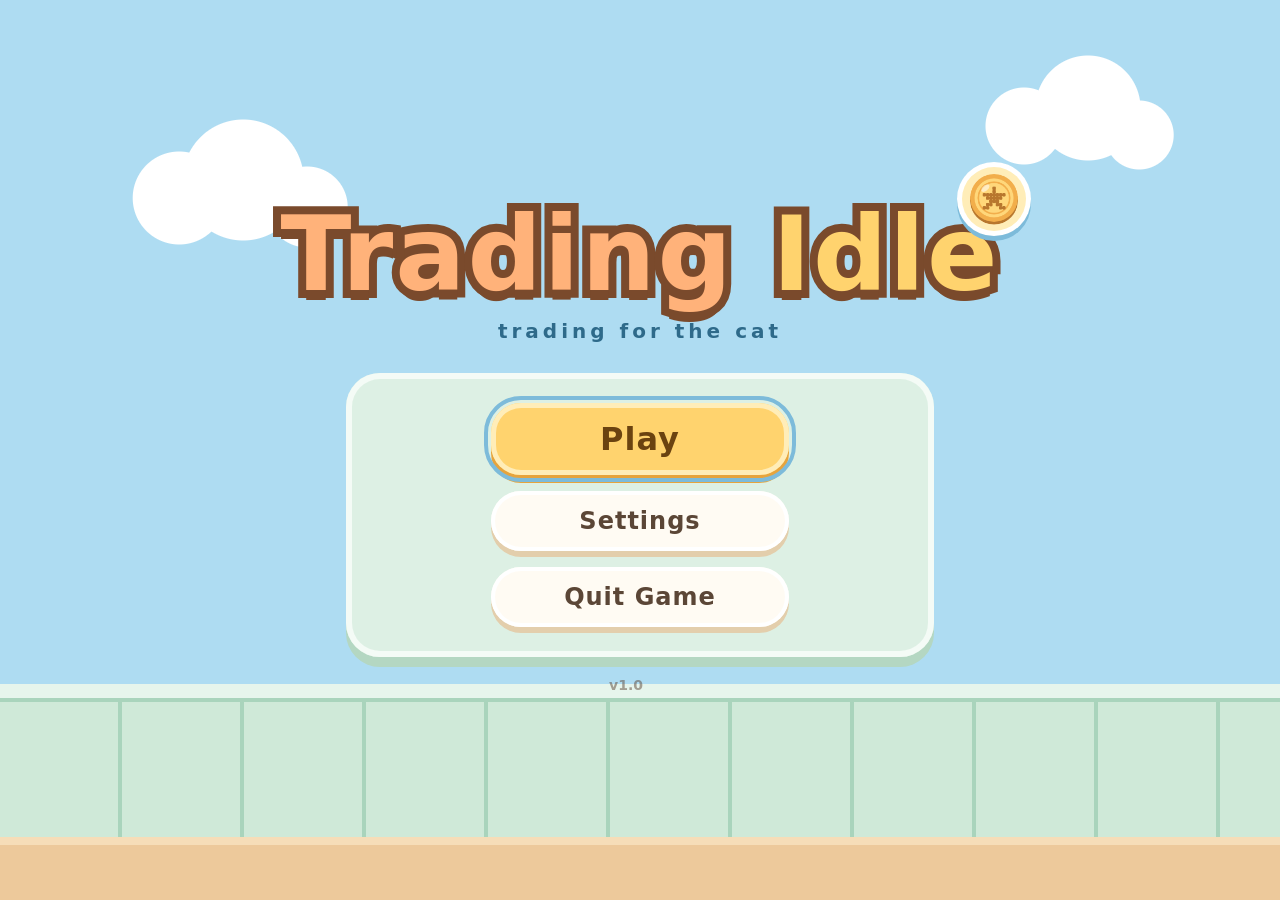
<file: tasarim/konsept-2/index.html>
<!DOCTYPE html>
<html lang="tr"><head><meta charset="utf-8">
<meta name="viewport" content="width=device-width, initial-scale=1, maximum-scale=1, user-scalable=no, viewport-fit=cover">
<meta name="apple-mobile-web-app-capable" content="yes">
<meta name="mobile-web-app-capable" content="yes">
<meta name="apple-mobile-web-app-status-bar-style" content="black-translucent">
<meta name="apple-mobile-web-app-title" content="Trading Idle">
<meta name="theme-color" content="#CFE9D8">
<meta name="format-detection" content="telephone=no">
<link rel="apple-touch-icon" href="[data-uri]">
<link rel="icon" type="image/png" href="[data-uri]">
<title>Trading Idle</title>
<style>
@font-face{font-family:"TIDig";src:url([data-uri]) format("truetype");unicode-range:U+0024-0025,U+002B-002E,U+0030-003A}
@font-face{font-family:"TINum";src:url([data-uri]) format("truetype")}

:root{--bg:#23202B;--cl:#E8D5A8;--cl2:#DCC594;--wd:#A06A42;--wd2:#6B4128;--wd3:#C48A5E;--pn:#2B3A55;--pnd:#1E2A40;--pnl:#3F5478;--pnh:#6E80A3;--ol:#1A1420;--ac:#F2A33A;--acl:#FFD45E;--acd:#C0712A;--up:#4CD08A;--upd:#2E8F5E;--dn:#E5484D;--dnd:#A83236;--dnl:#FF8A8D;--tx:#F4EBDD;--tx2:#9AA5BD;--c0:#F2A33A;--c1:#5FB3A6;--c2:#6E8FD0;--c3:#C47A5A}
*{box-sizing:border-box}html,body{margin:0;height:100%;background:var(--bg);overflow:hidden}
body{color:var(--tx);font:400 19px/1.15 "TIDig","Pixelify Sans","TIDig","VT323",monospace;-webkit-font-smoothing:none;font-smooth:never;user-select:none}
canvas,img{image-rendering:pixelated}.ic{vertical-align:middle}
.num{font-family:"TIDig","VT323","TIDig","Pixelify Sans",monospace;font-size:24px;letter-spacing:0}
#stage{position:absolute;left:50%;top:50%;width:1600px;height:900px;transform-origin:50% 50%}
/* --- piksel kutu / buton: köşeleri kesik (eksenel gölgelerle) --- */
.pb{background:var(--pn);margin:3px;box-shadow:0 -3px 0 var(--ol),0 3px 0 var(--ol),-3px 0 0 var(--ol),3px 0 0 var(--ol),inset 3px 3px 0 var(--pnl),inset -3px -3px 0 var(--pnd)}
.pbtn{font:inherit;color:var(--tx);border:0;cursor:pointer;background:var(--pnl);margin:3px;padding:5px 12px;box-shadow:0 -3px 0 var(--ol),0 3px 0 var(--ol),-3px 0 0 var(--ol),3px 0 0 var(--ol),inset 3px 3px 0 var(--pnh),inset -3px -3px 0 var(--pn);transition:transform 90ms steps(2)}
.pbtn:hover{transform:translateY(-2px)}.pbtn:active{transform:translateY(2px);box-shadow:0 -3px 0 var(--ol),0 3px 0 var(--ol),-3px 0 0 var(--ol),3px 0 0 var(--ol),inset 3px 3px 0 var(--pn),inset -3px -3px 0 var(--pnh)}
.pbtn.ac{background:var(--ac);color:var(--ol);box-shadow:0 -3px 0 var(--ol),0 3px 0 var(--ol),-3px 0 0 var(--ol),3px 0 0 var(--ol),inset 3px 3px 0 var(--acl),inset -3px -3px 0 var(--acd)}
.pbtn.on{background:var(--up);color:var(--ol)}
[disabled],[data-dis]{cursor:not-allowed}
.sg{display:flex;gap:3px;height:16px;background:var(--ol);padding:3px}.sg i{flex:1;background:var(--pnd)}.sg i.f{background:var(--ac)}.sg.hp i.f{background:var(--up)}.sg.lo i.f{background:var(--dn)}.sg.mid i.f{background:var(--acl)}
.mx{display:inline-block;background:var(--acl);color:var(--ol);padding:0 6px;font-size:16px;margin-left:6px}
/* --- sütunlar --- */
.col{position:absolute;top:10px;height:880px;display:flex;flex-direction:column;gap:8px}
#left{left:10px;width:340px}#right{left:1250px;width:340px}
#cashp{position:relative;height:100px;background:var(--wd);margin:3px;box-shadow:0 -3px 0 var(--ol),0 3px 0 var(--ol),-3px 0 0 var(--ol),3px 0 0 var(--ol),inset 3px 3px 0 var(--wd3),inset -3px -3px 0 var(--wd2);padding:8px 10px}
#cashp::before,#cashp::after{content:'';position:absolute;top:6px;width:6px;height:6px;background:var(--wd2)}#cashp::before{left:6px}#cashp::after{right:6px}
#cico{position:absolute;left:14px;top:14px;width:72px;height:72px}
#cashv{position:absolute;left:96px;top:10px;height:40px;display:block}
#cbar{position:absolute;left:96px;right:12px;top:58px}#cnx{position:absolute;left:96px;top:78px;font-size:17px;color:var(--ol)}
#tabs{display:flex;gap:2px;padding:0 4px;height:46px;align-items:flex-end}
.tb{flex:1;font:inherit;font-size:22px;font-weight:700;border:0;cursor:pointer;color:var(--tx);background:var(--pn);margin:3px 3px 0;height:38px;box-shadow:0 -3px 0 var(--ol),-3px 0 0 var(--ol),3px 0 0 var(--ol),inset 3px 3px 0 var(--pnl)}
.tb.on{background:var(--pnl);height:46px;margin-top:0;color:var(--acl)}.tb.lk{background:var(--pnd);opacity:.7;cursor:not-allowed}.tb.unl{animation:pop .5s steps(5)}
.sign{margin:3px 6px;height:50px;line-height:50px;text-align:center;background:var(--wd);font-size:28px;font-weight:700;color:var(--acl);text-shadow:2px 2px 0 var(--ol);box-shadow:0 -3px 0 var(--ol),0 3px 0 var(--ol),-3px 0 0 var(--ol),3px 0 0 var(--ol),inset 3px 3px 0 var(--wd3),inset -3px -3px 0 var(--wd2)}
#sign.c0{border-bottom:0}#list{flex:1;min-height:0;overflow-y:auto;padding:4px 4px 10px;scrollbar-width:thin;scrollbar-color:var(--ac) var(--pnd)}
#list::-webkit-scrollbar{width:12px}#list::-webkit-scrollbar-thumb{background:var(--ac);box-shadow:inset 0 0 0 3px var(--ol)}#list::-webkit-scrollbar-track{background:var(--pnd)}
.tk{position:relative;display:flex;gap:10px;align-items:center;height:92px;margin:6px 10px;padding:8px 10px;background:var(--pn);cursor:pointer;box-shadow:0 -3px 0 var(--ol),0 3px 0 var(--ol),-3px 0 0 var(--ol),3px 0 0 var(--ol),inset 3px 3px 0 var(--pnl),inset -3px -3px 0 var(--pnd);transition:transform 100ms steps(2)}
.tk::before,.tk::after{content:'';position:absolute;top:38px;width:8px;height:14px;background:var(--bg)}.tk::before{left:-3px}.tk::after{right:-3px}
.tk:hover{transform:translateX(4px)}.tk.on{transform:translateX(10px);background:var(--pnl);box-shadow:0 -3px 0 var(--acl),0 3px 0 var(--acl),-3px 0 0 var(--acl),3px 0 0 var(--acl),inset 3px 3px 0 var(--pnh),inset -3px -3px 0 var(--pn)}
.tk .ci{width:72px;height:72px;flex:none}.tk .ptr{position:absolute;left:-34px;top:36px;width:32px;height:32px}
.tn{flex:1;min-width:0}.tn b{display:block;font-size:22px;color:var(--acl);text-shadow:2px 2px 0 var(--ol);white-space:nowrap}.tn .num{display:block;color:var(--tx);text-shadow:2px 2px 0 var(--ol);margin:1px 0 3px}
.tk.boss{background:#3B1A24;box-shadow:0 -3px 0 var(--dn),0 3px 0 var(--dn),-3px 0 0 var(--dn),3px 0 0 var(--dn),inset 3px 3px 0 var(--dnd),inset -3px -3px 0 var(--ol);animation:bossg 1s steps(2) infinite}
.tk.boss b{color:var(--dnl)}.tk .bb{position:absolute;right:10px;top:8px;background:var(--dn);color:var(--tx);font-size:16px;padding:0 6px;font-style:normal;text-shadow:none}
.tk.lk{opacity:.8;cursor:not-allowed}.tk.lk .tn b{color:var(--tx2)}.ib{font:700 18px "TIDig","Pixelify Sans";width:30px;height:30px;border:0;background:var(--pnl);color:var(--tx);cursor:pointer;box-shadow:0 -3px 0 var(--ol),0 3px 0 var(--ol),-3px 0 0 var(--ol),3px 0 0 var(--ol);margin:3px;flex:none}
.rp{margin:8px 10px;padding:8px 10px;background:#3B1A24;box-shadow:0 -3px 0 var(--dn),0 3px 0 var(--dn),-3px 0 0 var(--dn),3px 0 0 var(--dn);display:flex;flex-direction:column;gap:6px}
.rp b{font-size:20px;color:var(--dnl)}.rr{display:flex;gap:8px;align-items:center;font-size:18px}.rr small{width:124px;flex:none;font-size:16px;color:var(--tx2);white-space:nowrap}.rr .sg{flex:1}.rr .pbtn{font-size:20px;padding:0 8px;margin:2px}
/* --- sahne: sadece bilgisayar --- */
#scene{position:absolute;left:360px;top:10px;width:880px;height:880px;overflow:hidden;background:repeating-conic-gradient(var(--cl2) 0 25%,var(--cl) 0 50%) 0 0/8px 8px;box-shadow:0 0 0 3px var(--ol)}
.tedge{position:absolute;left:0;right:0;top:838px;height:42px;background:var(--wd);box-shadow:inset 0 4px 0 var(--wd3),inset 0 -8px 0 var(--wd2);background-image:repeating-linear-gradient(90deg,transparent 0 158px,var(--wd2) 158px 160px)}
.drape{position:absolute;left:0;right:0;top:832px;height:6px;background:repeating-linear-gradient(90deg,var(--ac) 0 16px,var(--acd) 16px 32px)}
#mon{position:absolute;left:18px;top:0;width:844px;height:778px;padding:16px 16px 0;background:var(--pnl);box-shadow:0 -3px 0 var(--ol),0 3px 0 var(--ol),-3px 0 0 var(--ol),3px 0 0 var(--ol),inset 3px 3px 0 var(--pnh),inset -3px -3px 0 var(--pn);z-index:2}
#mon.boss{animation:bossm .9s steps(2) infinite,bossf 1s steps(2) infinite}
#mon .sc4{position:absolute;width:8px;height:8px;background:var(--pnd);box-shadow:inset 2px 2px 0 var(--pnh)}
.swrap{width:812px;height:696px;box-shadow:0 0 0 3px var(--ol),0 0 0 6px var(--pn);background:#070C18}
.screen{position:relative;width:812px;height:696px;overflow:hidden;clip-path:inset(0 round 12px);background:#0B1322;font-family:"TIDig","VT323","TIDig","Pixelify Sans",monospace;color:#E6EEF8}
#cv{position:absolute;left:0;top:0;width:812px;height:696px;display:block}
.scan{position:absolute;inset:0;pointer-events:none;background:repeating-linear-gradient(0deg,rgba(0,0,0,.10) 0 1px,transparent 1px 3px);z-index:3}
.vig{position:absolute;inset:0;pointer-events:none;background:radial-gradient(ellipse at 50% 50%,transparent 62%,rgba(0,0,0,.42) 100%);z-index:3}
.screen.off>*:not(.dead){visibility:hidden}.dead{position:absolute;inset:0;background:#000;display:none;z-index:40}.screen.off .dead{display:block}
.tstrip,.bstrip{position:absolute;left:0;right:0;display:flex;align-items:center;gap:14px;padding:0 16px;background:rgba(9,15,29,.74);z-index:4}
.tstrip{top:34px;height:62px;border-bottom:1px solid rgba(143,160,189,.22)}.bstrip{bottom:0;height:98px;border-top:1px solid rgba(143,160,189,.22)}
.tstrip .tl,.tstrip .tr{display:flex;align-items:center;gap:12px;flex:1}.tstrip .tr{justify-content:flex-end}.tstrip .tc{flex:1.2;text-align:center;line-height:1}
#hT{font-size:48px;color:#E6EEF8;min-width:96px;white-space:nowrap}#lcdT{font-size:19px;color:#4CD08A;border:1px solid #2E8F5E;padding:1px 8px;letter-spacing:1px}
#hN{display:block;font:700 26px "TIDig","Pixelify Sans","TIDig","VT323",monospace;color:#FFD45E;letter-spacing:1px}#lcdS{font-size:19px;color:#8FA0BD;letter-spacing:2px}
#hP{font-size:46px;white-space:nowrap}
#gear{width:44px;height:44px;padding:0;background:rgba(143,160,189,.12);border:1px solid rgba(143,160,189,.4);border-radius:8px;cursor:pointer}#gear:hover{background:rgba(76,208,138,.2)}#gear canvas{width:30px;height:30px;display:block;margin:6px}
#lvr{display:flex;gap:6px;align-items:center;font-size:21px;color:#8FA0BD;flex:none}#lvr .pbtn{margin:0;padding:2px 12px;font:400 26px "TIDig","VT323",monospace;color:#E6EEF8;background:rgba(143,160,189,.14);border:1px solid rgba(143,160,189,.45);border-radius:6px;box-shadow:none}
#lvr .pbtn.ac{background:#F2A33A;color:#1A1420;border-color:#FFD45E}#lvr .pbtn:hover{transform:none;border-color:#FFD45E}
#note{flex:1;font-size:23px;line-height:1.02;color:#8FA0BD;overflow:hidden;max-height:62px;padding:0 6px}
#main{position:relative;flex:none;width:270px;height:70px;border:2px solid #FFD45E;border-radius:8px;cursor:pointer;background:#F2A33A;color:#1A1420;font:400 36px "TIDig","VT323",monospace;letter-spacing:1px;box-shadow:0 5px 0 #C0712A,0 0 18px rgba(242,163,58,.45);transition:transform 70ms steps(1);padding:0 12px;overflow:hidden;white-space:nowrap}
#main:active,#main.down{transform:translateY(4px);box-shadow:0 1px 0 #C0712A,0 0 12px rgba(242,163,58,.4)}
#main.buy{background:#4CD08A;border-color:#8BE8B4;box-shadow:0 5px 0 #2E8F5E,0 0 18px rgba(76,208,138,.5)}#main.sell{background:#E5484D;border-color:#FF8A8D;color:#F4EBDD;box-shadow:0 5px 0 #A83236,0 0 18px rgba(229,72,77,.5)}
#main:disabled{background:#3F5478;border-color:#6E80A3;color:#9AA5BD;box-shadow:0 5px 0 #2B3A55;cursor:not-allowed}
#led{position:absolute;left:8px;top:8px;width:12px;height:12px;border-radius:50%;background:#2B3A55}#led.on{background:#4CD08A;box-shadow:0 0 10px #4CD08A;animation:blink 1s steps(2) infinite}
#rcpt{position:absolute;right:0;top:78px;width:286px;z-index:5;pointer-events:none;overflow:hidden;height:420px}
#receipt{position:absolute;right:0;top:0;width:276px;background:rgba(10,18,34,.88);border:1px solid rgba(76,208,138,.55);border-right:0;border-radius:10px 0 0 10px;padding:12px 16px;font-size:23px;line-height:1.05;transform:translateX(105%);pointer-events:auto;cursor:pointer;box-shadow:0 0 22px rgba(76,208,138,.18)}
#receipt.out{animation:rin .45s steps(9) forwards}#receipt h3{margin:0 0 6px;font:700 26px "TIDig","Pixelify Sans";text-align:center;letter-spacing:1px}
#receipt .rw{display:flex;justify-content:space-between;gap:8px;border-top:1px solid rgba(143,160,189,.25);padding:4px 0}#receipt .rw>span:last-child{white-space:nowrap}#receipt .up{color:#4CD08A}#receipt .dn{color:#E5484D}
.chin{height:62px;display:flex;align-items:center;justify-content:center;gap:16px}.chin span{font:700 18px "TIDig","Pixelify Sans";color:var(--pnh);letter-spacing:3px;background:var(--pn);padding:3px 14px;box-shadow:0 0 0 3px var(--ol)}.pled{width:10px;height:10px;background:var(--up);box-shadow:0 0 0 3px var(--ol)}
.stand{position:absolute;background:var(--pn);z-index:1;box-shadow:0 -3px 0 var(--ol),3px 0 0 var(--ol),-3px 0 0 var(--ol),0 3px 0 var(--ol),inset 3px 3px 0 var(--pnl)}.stand.n{left:360px;top:778px;width:160px;height:40px}.stand.f{left:290px;top:814px;width:300px;height:18px}
#scene .coinp{position:absolute}
#mon.fall{animation:mfall 1.5s steps(15) forwards!important}
@keyframes mfall{0%{transform:translate(0,0) rotate(0)}30%{transform:translate(0,20px) rotate(-2deg)}100%{transform:translate(-60px,1100px) rotate(-24deg)}}
.fl2{position:absolute;inset:0;background:var(--dn);opacity:0;z-index:7;pointer-events:none}.fl2.on{animation:flsh .3s steps(3)}
@keyframes rin{to{transform:translateX(0)}}
/* --- alt paneller: sol mama, sağ kedi --- */
.botp{position:relative;height:230px;flex:none;margin:3px;overflow:hidden;background:repeating-conic-gradient(var(--cl2) 0 25%,var(--cl) 0 50%) 0 0/8px 8px;box-shadow:0 -3px 0 var(--ol),0 3px 0 var(--ol),-3px 0 0 var(--ol),3px 0 0 var(--ol)}
.botp .shelf{position:absolute;left:0;right:0;bottom:0;height:30px;background:var(--wd);box-shadow:inset 0 4px 0 var(--wd3),inset 0 -6px 0 var(--wd2)}
.botp .cap{position:absolute;left:10px;top:8px;font-size:17px;color:var(--wd2);font-weight:700;letter-spacing:1px}
.obj2{position:absolute;bottom:26px;line-height:0}.obj2 canvas{display:block}
#foodw{left:18px;cursor:grab;touch-action:none}#sackw{left:150px;cursor:grab;touch-action:none;display:none}#sackw.on{display:block}
#catw{left:16px}#bowl{position:absolute;left:176px;bottom:26px;line-height:0}#bowl.hot canvas{outline:4px solid var(--acl)}#bowl canvas{display:block}
#dbar{position:absolute;left:176px;bottom:84px;width:96px;display:none}#dbar.on{display:block}
#fl{position:fixed;z-index:50;pointer-events:none;display:none}
/* --- mağaza: mantar pano --- */
#msign{height:56px;line-height:56px}
#shop{flex:1;min-height:0;display:flex;flex-direction:column;gap:10px;padding:14px 12px;overflow-y:auto;scrollbar-width:thin;scrollbar-color:var(--ac) var(--pnd);margin:3px;background:var(--wd);background-image:repeating-conic-gradient(var(--wd2) 0 25%,transparent 0 50%);background-size:6px 6px;box-shadow:0 -3px 0 var(--ol),0 3px 0 var(--ol),-3px 0 0 var(--ol),3px 0 0 var(--ol),inset 6px 6px 0 var(--wd3),inset -6px -6px 0 var(--wd2)}
.sc{position:relative;flex:none;min-height:88px;display:flex;align-items:center;gap:10px;padding:6px 10px;background:var(--pn);cursor:pointer;box-shadow:0 -3px 0 var(--ol),0 3px 0 var(--ol),-3px 0 0 var(--ol),3px 0 0 var(--ol),inset 3px 3px 0 var(--pnl),inset -3px -3px 0 var(--pnd)}
.sc::before{content:'';position:absolute;left:50%;top:-8px;width:8px;height:8px;background:var(--dn);box-shadow:0 0 0 2px var(--ol),inset 2px 2px 0 var(--dnl);margin-left:-4px}
.sc .si{width:48px;flex:none;line-height:0;transition:transform 120ms steps(3)}.sc.hop .si{animation:hop .45s steps(4)}
.sm{flex:1;min-width:0}.sm b{display:block;font-weight:400;font-size:18px;letter-spacing:-.3px;color:var(--tx);text-shadow:2px 2px 0 var(--ol);white-space:nowrap;overflow:hidden}.sm .st{display:block;color:var(--tx2);font-size:20px;line-height:.9}
.sc .sg{height:14px;margin-top:2px}.sb{flex:none;text-align:right}
.go{font-family:"TIDig","VT323",monospace;font-size:26px;background:none;border:0;color:var(--acl);cursor:pointer;padding:2px 4px;text-shadow:2px 2px 0 var(--ol);font-weight:400}
.sc.can .go{animation:pulse 1s steps(2) infinite}.go[data-dis]{color:var(--dnl)}
.sc.na{opacity:.5;filter:grayscale(1)}.sc .nal{position:absolute;right:8px;top:6px;width:32px;height:32px}
.sc.fin{box-shadow:0 -3px 0 var(--acl),0 3px 0 var(--acl),-3px 0 0 var(--acl),3px 0 0 var(--acl),inset 3px 3px 0 var(--pnh),inset -3px -3px 0 var(--pnd);animation:gold 1s steps(2) infinite}
.sc.flash{animation:flash .5s steps(4)}.sp2{position:absolute;width:8px;height:8px;background:var(--acl);box-shadow:0 0 0 2px var(--ol);pointer-events:none;animation:spk .7s steps(6) forwards}
.sw{font:700 17px "TIDig","Pixelify Sans";width:84px;height:30px;border:0;cursor:pointer;color:var(--tx);background:var(--pnd);box-shadow:0 0 0 3px var(--ol);position:relative;text-align:right;padding:0 8px}
.sw i{position:absolute;left:3px;top:3px;width:24px;height:24px;background:var(--tx2)}.sw.on{background:var(--upd);text-align:left;padding-left:34px;color:var(--ol)}.sw.on i{left:57px;background:var(--up)}
#shop::-webkit-scrollbar{width:12px}#shop::-webkit-scrollbar-thumb{background:var(--ac);box-shadow:inset 0 0 0 3px var(--ol)}#shop::-webkit-scrollbar-track{background:var(--pnd)}
.sc.bob{flex-direction:column;align-items:stretch;gap:8px;padding:10px 12px}.bh{display:flex;align-items:center;gap:10px}.bh .sm{flex:1}.br{display:flex;align-items:center;gap:8px;min-height:30px}.br small{width:106px;flex:none;font-size:16px;color:var(--tx2);white-space:nowrap}.br .sg{flex:1}.br .pbtn{margin:0 0 0 2px;padding:2px 8px}.br.en{cursor:pointer}.br.en small{width:62px}.br.en .sg{min-width:96px}.br.en .num{width:58px;text-align:right;font-size:22px;white-space:nowrap}
.tn .num{white-space:nowrap;overflow:hidden}.sc .st{white-space:nowrap;overflow:hidden}.go{max-width:112px;overflow:hidden;white-space:nowrap}.sb{display:flex;flex-direction:column;align-items:flex-end;gap:4px}
.tk.boss{margin-top:24px}.tk.boss.lk{background:#2E2230;box-shadow:0 -3px 0 #7A3A44,0 3px 0 #7A3A44,-3px 0 0 #7A3A44,3px 0 0 #7A3A44,inset 3px 3px 0 #4A2A38,inset -3px -3px 0 var(--ol);animation:none;opacity:1}.tk.boss.lk .tn b{color:#C98A90}

/* --- v14: paneller --- */
.botp .wall{position:absolute;left:0;top:0;width:336px;height:200px;image-rendering:pixelated}
.botp .cap{z-index:2;background:rgba(244,235,221,.75);padding:0 6px}
#catw{left:4px;z-index:2}#bowl{left:204px;bottom:24px;z-index:2}#dbar{left:210px;bottom:86px;z-index:4}
#pour{position:absolute;left:0;top:0;width:336px;height:226px;pointer-events:none;z-index:3;image-rendering:pixelated}
#foodw{left:14px;z-index:2}#sackw{left:156px;z-index:2}
#purr{position:absolute;left:96px;top:30px;z-index:4;pointer-events:none}#purr i{position:absolute;font:700 22px "TIDig","Pixelify Sans";color:#E5484D;text-shadow:2px 2px 0 var(--ol);animation:purr 2.2s steps(11) forwards;font-style:normal}
@keyframes purr{0%{transform:translate(0,0);opacity:1}100%{transform:translate(12px,-44px);opacity:0}}
#fl.tilt canvas{transform:rotate(-12deg)}#fl.pour canvas{transform:rotate(-58deg)}#fl canvas{transition:transform 120ms steps(3)}
#flsh{position:fixed;z-index:49;pointer-events:none;display:none;height:14px;background:repeating-conic-gradient(#1A1420 0 25%,transparent 0 50%) 0 0/6px 6px;opacity:.55}
/* --- v14: ekran ölçüsü değişken (bilgisayar sv2) --- */
#mon .chin span.l2{display:none}
#mon.pc2{left:2px;top:0;width:876px;height:846px;padding:6px 6px 0;background:#2A3142;box-shadow:0 -2px 0 var(--ol),0 2px 0 var(--ol),-2px 0 0 var(--ol),2px 0 0 var(--ol),inset 0 2px 0 #6EC8F0,inset 0 -2px 0 #1E2433}
#mon.pc2 .sc4{display:none}#mon.pc2 .swrap,#mon.pc2 .screen,#mon.pc2 #cv{width:864px;height:818px}#mon.pc2 .swrap{box-shadow:0 0 0 2px #10141E}
#mon.pc2 .chin{height:22px;gap:10px;background:none}#mon.pc2 .chin .pled{display:none}#mon.pc2 .chin span{display:none}#mon.pc2 .chin span.l2{display:block;background:none;box-shadow:none;color:#6EC8F0;font-size:15px;letter-spacing:4px;padding:0}
#mon.pc2 .chin::before,#mon.pc2 .chin::after{content:'';flex:1;height:2px;background:#6EC8F0;opacity:.8}
#scene.pc2 .stand.n{left:420px;top:846px;width:40px;height:8px;background:#9AA5BD;box-shadow:0 0 0 2px var(--ol),inset 2px 0 0 #F4EBDD}#scene.pc2 .stand.f{left:340px;top:854px;width:200px;height:5px;background:#9AA5BD;box-shadow:0 0 0 2px var(--ol),inset 0 2px 0 #F4EBDD}
#scene.pc2 .tedge{top:862px;height:18px}#scene.pc2 .drape{top:860px;height:2px}
.boot{animation:boot .7s steps(10)}@keyframes boot{0%{transform:scaleY(.02);filter:brightness(3)}50%{transform:scaleY(.06);filter:brightness(2)}100%{transform:scaleY(1);filter:none}}
.spark{position:absolute;width:8px;height:8px;background:#6EC8F0;box-shadow:0 0 0 2px var(--ol);z-index:9;pointer-events:none;animation:spk .8s steps(6) forwards}
/* --- v15: ekran sistem çubuğu (sekmeler + ayarlar) --- */
.osbar{position:absolute;left:0;right:0;top:0;height:34px;display:flex;align-items:center;gap:8px;padding:0 8px;background:#060A14;border-bottom:1px solid rgba(110,200,240,.35);z-index:6;font-family:"TIDig","VT323",monospace}
.osbar .os{color:#6EC8F0;font-size:20px;letter-spacing:2px;margin-right:6px}.osbar .tabs{display:none;gap:4px}.osbar .tabs.on{display:flex}
.osbar .tabs button{font:400 21px "TIDig","VT323",monospace;letter-spacing:1px;border:1px solid rgba(110,200,240,.4);border-radius:5px;cursor:pointer;color:#8FA0BD;background:transparent;padding:0 12px;height:26px}
.osbar .tabs button.on{color:#06121C;background:#6EC8F0;border-color:#6EC8F0}.osbar .tabs button:hover{color:#E6EEF8}
.osbar .sp{flex:1}.osbar .gearb{width:30px;height:26px;padding:0;background:rgba(143,160,189,.12);border:1px solid rgba(143,160,189,.4);border-radius:6px;cursor:pointer}.osbar .gearb canvas{width:20px;height:20px;display:block;margin:2px auto}.osbar .gearb:hover{background:rgba(76,208,138,.25)}
/* --- v15: otomasyon merkezi (tüm orta alan) --- */
#auto{position:absolute;inset:0;z-index:5;display:none;background:#0B0F1A;background-image:repeating-linear-gradient(0deg,transparent 0 31px,#111829 31px 32px)}#auto.on{display:block}
#auto .osbar{position:absolute}
#agrid{position:absolute;left:8px;right:8px;top:42px;bottom:8px;display:grid;grid-template-columns:repeat(4,1fr);grid-template-rows:repeat(4,1fr);gap:8px}
.tile{position:relative;background:#05070D;box-shadow:0 0 0 2px var(--ol),0 0 0 4px #6EC8F0;cursor:pointer}.tile:nth-child(odd){box-shadow:0 0 0 2px var(--ol),0 0 0 4px #B36EF0}
.tile canvas{position:absolute;inset:0;width:100%;height:100%;display:block}.tile.add{box-shadow:0 0 0 2px var(--ol),0 0 0 4px #FFD45E;animation:gold 1.2s steps(2) infinite}.tile.lock{cursor:default;opacity:.55}
/* --- v14: robot deposu --- */
#robsec .rsign{margin:14px 0 6px;height:44px;line-height:44px;font-size:22px}
.rc{position:relative;margin:8px 0;padding:8px 10px;background:var(--pn);box-shadow:0 -3px 0 var(--ol),0 3px 0 var(--ol),-3px 0 0 var(--ol),3px 0 0 var(--ol),inset 3px 3px 0 var(--pnl),inset -3px -3px 0 var(--pnd);display:flex;flex-direction:column;gap:6px}
.rc .rh{display:flex;gap:8px;align-items:center}.rc .rh img{width:48px;height:48px;image-rendering:pixelated;flex:none}.rc .rh b{font-size:20px;color:var(--acl);text-shadow:2px 2px 0 var(--ol)}
.rc select{font:400 20px "TIDig","VT323",monospace;background:var(--pnd);color:var(--tx);border:0;box-shadow:0 0 0 3px var(--ol);padding:2px 4px;max-width:150px}
.rc .rs{display:grid;grid-template-columns:1fr 1fr;gap:2px 8px;font-size:16px;color:var(--tx2)}.rc .rs b{color:var(--tx);font-weight:400;font-family:"TIDig","VT323",monospace;font-size:20px}
.rc .rhist{display:flex;gap:3px}.rc .rhist i{flex:1;height:14px;background:var(--pnd);box-shadow:0 0 0 2px var(--ol)}.rc .rhist i.u{background:var(--up)}.rc .rhist i.d{background:var(--dn)}
.sc .sg.vol{height:24px}.sg.vol i{font:400 16px/18px "TIDig","VT323",monospace;color:var(--tx2);text-align:center}.sg.vol i.f{color:#1A1420}.sc.glow{animation:gold 1s steps(2) infinite}
/* --- v15: karartma + spot ışığı --- */
#spot{position:fixed;inset:0;z-index:95;display:none}#spot.on{display:block}#spot.light{pointer-events:none}
#spot .hole{position:fixed;box-shadow:0 0 0 9999px rgba(10,8,16,.74);outline:4px solid #FFD45E;outline-offset:2px;animation:spotp 1s steps(2) infinite}#spot.light .hole{box-shadow:0 0 0 9999px rgba(10,8,16,.42)}
#spot .msg{position:fixed;background:var(--ol);color:var(--acl);font:700 22px "TIDig","Pixelify Sans";padding:8px 14px;box-shadow:0 0 0 3px var(--acl);max-width:420px;text-align:center}
@keyframes spotp{50%{outline-color:#F4EBDD}}
.sc.lk{opacity:.62;cursor:default}.sc.lk .sm b{color:var(--tx2)}
#bigsack{position:fixed;z-index:88;left:50%;top:50%;transform:translate(-50%,-50%);cursor:grab;touch-action:none;display:none}#bigsack.on{display:block}#bigsack.fly{animation:sfly 1.1s steps(11)}
#bigsack canvas{display:block}#bigsack .hint{position:absolute;left:50%;top:100%;transform:translateX(-50%);white-space:nowrap;margin-top:10px;background:var(--ol);color:var(--acl);font:700 24px "TIDig","Pixelify Sans";padding:6px 14px;box-shadow:0 0 0 3px var(--acl)}
#bigsack.drag .hint{display:none}#sdim{position:fixed;inset:0;z-index:87;background:rgba(10,8,16,.45);display:none;pointer-events:none}#sdim.on{display:block}
@keyframes sfly{0%{transform:translate(-50%,-260%) rotate(-25deg)}70%{transform:translate(-50%,-40%) rotate(6deg)}85%{transform:translate(-50%,-56%) rotate(-3deg)}100%{transform:translate(-50%,-50%)}}
.rc .br small{width:150px}
#scene .modal.on,.modal.on{display:grid}
/* --- v16: bölüm başlıkları + kaydırma ipucu --- */
.shd{display:block;width:100%;margin:6px 0 -2px;padding:0 4px;font:700 15px "TIDig","Pixelify Sans",monospace;letter-spacing:2px;color:#F4EBDD;text-align:left;background:none;border:0;text-shadow:2px 2px 0 var(--ol)}
.sbt{cursor:pointer}.sbt i{font-style:normal;color:var(--acl)}
#right{position:absolute}#shint{position:absolute;left:50%;bottom:246px;transform:translateX(-50%);z-index:5;display:none;font:700 16px "TIDig","Pixelify Sans";color:#efe3c8;background:#1c2c4d;padding:0 10px;box-shadow:0 0 0 2px #6B4128;pointer-events:none}#shint.on{display:block}
.sg i{transition:background-color .2s steps(2)}
/* --- v16: ARAYÜZ KONFORU "Yumuşak" (varsayılan) — yalnızca sol ve sağ sütun; ana grafik etkilenmez --- */
body.soft #left,body.soft #right{--pn:#1c2c4d;--pnl:#243759;--pnd:#17243f;--pnh:#2c4268;--tx:#efe3c8;--tx2:#b9b2a0;--ac:#d9a35c;--acl:#e2b677;--acd:#a97c43;--up:#6fb88a;--upd:#4f8f68;--dn:#c96a5e;--dnl:#d98b80;letter-spacing:1px}
body.soft #left .num,body.soft #right .num,body.soft #right .go,body.soft .rc select,body.soft .rc .rs b,body.soft .sg.vol i{font-family:"TIDig","Pixelify Sans",monospace;font-size:17px;letter-spacing:1px}
body.soft #right .go{font-size:19px;color:var(--acl);text-shadow:none}body.soft #right .go[data-dis]{color:var(--tx2)}
body.soft .sg{background:#13203a;padding:2px;gap:2px;height:12px}body.soft .sg i{background:#22324f}body.soft .sg i.f{background:var(--ac)}body.soft .sg.hp i.f{background:var(--up)}body.soft .sg.vol{height:22px}body.soft .sg.vol i.f{color:#1c2c4d}
body.soft .sc::before{display:none}
body.soft #shop{background:#2a211b;background-image:none;box-shadow:0 0 0 2px #6B4128,0 0 0 4px var(--ol);gap:8px;padding:10px 10px 14px}
body.soft .sc{padding:10px 12px;min-height:84px;box-shadow:0 0 0 2px var(--ol),inset 0 0 0 1px #243759}
body.soft .sc.can{box-shadow:0 0 0 2px var(--ac),inset 0 0 0 1px #2c4268}body.soft .sc.can .go,body.soft .sc.fin,body.soft .sc.glow,body.soft .tk.boss,body.soft .tb.unl{animation:none}
body.soft .sc.poor,body.soft .sc.lk{opacity:.65}body.soft .sc.fin{box-shadow:0 0 0 2px #b8955a}
body.soft .mx{background:var(--up);color:#10261a;font-size:13px;padding:0 5px;letter-spacing:1px}
body.soft .sm .st{font-size:15px;color:var(--tx2);line-height:1.3}body.soft .sm b{font-size:17px;line-height:1.3;padding-top:2px}.sm b,.tn b{line-height:1.3}
body.soft .tk{margin:8px 10px;padding:10px 12px;box-shadow:0 0 0 2px var(--ol),inset 0 0 0 1px #243759}body.soft .tk::before,body.soft .tk::after{background:#1A1420}
body.soft .tk.on{transform:translateX(6px);background:#28406a;box-shadow:0 0 0 2px var(--ac)}body.soft .tk .ptr{width:18px;height:18px;left:-22px;top:44px;filter:saturate(.4)}
body.soft .tk .sg{height:10px}body.soft .tn b{color:#e8c48a;text-shadow:none}body.soft .tn .num{text-shadow:none}
body.soft .tk.boss{background:#2c2236;box-shadow:0 0 0 2px #8a4a4a}body.soft .tk.boss b{color:#d9a0a0}body.soft .tk .bb{background:#8a4a4a;font-size:13px}
body.soft .sign{color:#e8c48a;text-shadow:2px 2px 0 var(--ol)}body.soft #cnx{font-size:15px}body.soft .rr small,body.soft .br small{color:var(--tx2);font-size:14px}
body.soft .sc.bob .sg{height:10px}body.soft .rc{box-shadow:0 0 0 2px var(--ol),inset 0 0 0 1px #243759;padding:10px 12px}
/* --- v17: Bobby paneli --- */
#foodp canvas{image-rendering:pixelated}
#kennel{position:absolute;left:16px;bottom:30px;z-index:1}#dogc{position:absolute;left:4px;bottom:22px;z-index:2;transform-origin:30% 100%}
#dbowl{position:absolute;left:160px;bottom:26px;z-index:2}#dbowl.hot{outline:3px solid #f2c14e}
#foodw{left:auto;right:8px;top:8px;bottom:auto;z-index:3}
#bonebtn{position:absolute;right:8px;top:118px;z-index:3;display:flex;align-items:center;gap:6px;padding:4px 8px;border:0;cursor:pointer;background:#3b2f26;color:#efe3c8;font:700 13px "TIDig","Pixelify Sans",monospace;letter-spacing:1px;box-shadow:0 0 0 2px #3a2214;touch-action:none}
#bonebtn:hover{background:#4a3a2e}#bonebtn.dis{opacity:.5}#bonebtn canvas{width:28px;height:16px}
#pbar{position:absolute;left:8px;right:8px;bottom:5px;height:20px;display:flex;align-items:center;gap:6px;z-index:3}#pbar canvas{width:28px;height:16px;flex:none}
#pbs{width:70%;height:16px;flex:none;background:#3b2f26;padding:2px;gap:2px;box-shadow:0 0 0 2px #3a2214}#pbs i{background:#2e241c;transition:background-color .2s steps(2)}
#pbs.yl i.f{background:#f2c14e;box-shadow:inset 0 1px 0 #fbe08c}#pbs.lo i.f{background:#e08a3c;box-shadow:inset 0 1px 0 #f2b070}#pbs.lo{animation:pbp 1.5s steps(2) infinite}
@keyframes pbp{50%{box-shadow:0 0 0 2px #8a4a20}}
#ptime{font:700 14px "TIDig","Pixelify Sans",monospace;color:#fff4dc;text-shadow:2px 2px 0 #3a2214;white-space:nowrap;letter-spacing:1px}
#bbub{position:absolute;left:118px;top:22px;z-index:5;display:none;background:#fff4dc;color:#3a2214;font:700 15px "TIDig","Pixelify Sans",monospace;padding:2px 8px;box-shadow:0 0 0 2px #3a2214;line-height:18px}#bbub.on{display:block}#bbub img{display:block;image-rendering:pixelated}
#bbub::after{content:'';position:absolute;left:8px;bottom:-6px;width:6px;height:4px;background:#fff4dc;box-shadow:2px 2px 0 #3a2214}
#pac{position:absolute;left:96px;bottom:30px;z-index:5;display:none;background:#e08a3c;color:#2b1d16;font:700 14px "TIDig","Pixelify Sans";padding:0 6px;box-shadow:0 0 0 2px #3a2214}#pac.on{display:block}
#fbone{position:absolute;z-index:6;display:none;width:28px;height:16px;pointer-events:none}
/* --- v20: piyasa haberi bandı (ekranda) --- */
#news{position:absolute;left:0;right:0;top:34px;height:44px;z-index:7;display:flex;align-items:center;gap:12px;padding:0 14px;background:#7a1c22;color:#F4EBDD;font:400 24px "TIDig","VT323",monospace;border-bottom:2px solid #E5484D;transform:translateY(-120%);visibility:hidden}
#news span{white-space:nowrap;overflow:hidden;text-overflow:ellipsis;min-width:0;flex:1}#news b{white-space:nowrap;flex:none}#news.on{visibility:visible;animation:newsin .35s steps(5) forwards}#news b{background:#E5484D;color:#1A1420;font:700 17px "TIDig","Pixelify Sans",monospace;letter-spacing:2px;padding:2px 8px;animation:blink 1s steps(2) infinite}
@keyframes newsin{to{transform:translateY(0)}}
#agrid{grid-template-columns:repeat(2,1fr)!important;grid-template-rows:repeat(2,1fr)!important}
/* --- v30: sayılar için tek pixel rakam seti (5x7, tam sayı ölçek: 20px = 2x, 50px = 5x) --- */
body{font-synthesis:none}
.num,.go,#hT,#hP,#ptime,#bobt,.rc .rs b,#receipt .rw>span:last-child,.br.en .num,#lvr .pbtn{font-family:"TINum","TIDig","VT323",monospace!important;letter-spacing:0!important;font-weight:400!important}
.num,.go,.rc .rs b,#receipt .rw>span:last-child,#bobt,body.soft #left .num,body.soft #right .num,body.soft #right .go{font-size:20px!important}
#hT,#hP{font-size:50px!important}#ptime{font-size:20px!important}#cnx{font-size:20px!important}#lvr .pbtn{font-size:20px!important}
/* --- v30: boss ekranı: titreme/dış yanıp sönme yok; ekranın İÇ kenarında sabit kırmızı şerit (yumuşatmasız basamaklar) --- */
#mon.boss{animation:none!important}
.screen.bossin::before{content:'';position:absolute;inset:0;pointer-events:none;z-index:6;box-shadow:inset 0 0 0 3px #c0453f,inset 0 0 0 6px rgba(192,69,63,.22),inset 0 0 0 10px rgba(192,69,63,.12),inset 0 0 0 16px rgba(192,69,63,.06)}
#siren{position:absolute;left:50%;top:0;transform:translateX(-50%);z-index:8;width:60px;height:36px;image-rendering:pixelated;pointer-events:none}
#hN{white-space:nowrap;overflow:hidden;text-overflow:ellipsis;max-width:100%}.tstrip .tc{min-width:0}
.n{font-family:"TINum","TIDig","VT323",monospace!important;letter-spacing:0!important;font-weight:400!important}
.ft,.pl{font-family:"TINum","TIDig","VT323",monospace!important}
/* =====================================================================
   v32: ORTAK ODA — sayfanın tamamında tek krem duvar (tek desen, dikişsiz), kesintisiz ahşap zemin,
   kutusuz sütunlar ve hayvan alanları, her öğede aynı yöne düşen koyu kahve %25 pixel gölge.
   Palet: duvar #eadcb6/#e2d1a8, zemin #a86c3c/#8a5530, kenar #F2A33A, lacivert kartlar, kırmızı/altın vurgu.
   ===================================================================== */
html,body{background:repeating-conic-gradient(#e2d1a8 0 25%,#eadcb6 0 50%) 0 0/8px 8px!important}
#stage,#scene,#left,#right{background:none!important}
#scene{box-shadow:none!important}#scene .tedge,#scene .drape,#scene .leg{display:none!important}
.floor{position:absolute;left:0;right:0;top:870px;height:30px;z-index:0;background:#a86c3c;box-shadow:inset 0 -6px 0 #8a5530;background-image:repeating-linear-gradient(90deg,transparent 0 158px,#8a5530 158px 160px)}
.floor::before{content:'';position:absolute;left:0;right:0;top:-4px;height:4px;background:#F2A33A}
.floor.f2{display:none}#stage.portrait .floor.f2{display:block;top:1760px}#stage.portrait .floor.f1{top:870px}
.col{z-index:1}#scene{z-index:1}
/* bilgisayar ayağı zemine kadar */
.stand.n{height:66px!important}.stand.f{top:842px!important;height:18px!important}
#scene.pc2 .stand.n{height:8px!important}#scene.pc2 .stand.f{top:854px!important;height:6px!important}
/* kutular kalkar: liste ve mağaza doğrudan krem duvarda */
#list,#shop,body.soft #shop{background:none!important;background-image:none!important;box-shadow:none!important}
#shint{background:none!important;box-shadow:none!important;color:#8a5530!important;font-size:18px!important}
.shd{color:#5a3724!important;text-shadow:none!important}.sbt i{color:#a86c3c!important}
/* ortak pixel gölge (sağ-alta, iki katman = iki ton, yumuşatmasız) */
.tk,.sc,.rc,#cashp,.sign,.tb,#mon{filter:drop-shadow(3px 3px 0 rgba(58,34,20,.25)) drop-shadow(2px 2px 0 rgba(58,34,20,.25))}
.sc.na{filter:grayscale(1) drop-shadow(3px 3px 0 rgba(58,34,20,.25))}
.tk::before,.tk::after{display:none!important}
/* hayvan alanları: kutu/çerçeve yok, zemin ortak */
.botp,#foodp,#catp{background:none!important;box-shadow:none!important;overflow:visible!important}
.botp .shelf{display:none!important}
.botp .cap{background:none!important;color:#8a5530!important;font-size:14px!important;letter-spacing:2px;top:6px}
#dogc{bottom:10px!important}#kennel{bottom:17px!important}#dbowl{bottom:15px!important}
#catw{bottom:11px!important}#bowl{bottom:15px!important}#pbar{bottom:-8px!important}
#ptime{color:#fff4dc!important}
/* =====================================================================
   v33: SOL/SAĞ GRUP ÇERÇEVESİ — yerleşimi etkilemeyen katman (::before, negatif inset, z kartların altında)
   çizgi 2 px #4a2e1a, 2 px kesik köşe, iç boşluk 6 px, sağ/alt 2 px düz gölge (koyu kahve %25)
   ===================================================================== */
#left::before,#right::before{content:'';position:absolute;left:-3px;right:-3px;top:-3px;bottom:var(--fb,238px);pointer-events:none;z-index:-1;
 box-shadow:0 -2px 0 #4a2e1a,0 2px 0 #4a2e1a,-2px 0 0 #4a2e1a,2px 0 0 #4a2e1a,4px 2px 0 rgba(58,34,20,.25),2px 4px 0 rgba(58,34,20,.25)}
/* --- v33: gerçek satın alma butonları --- */
#right .go,#right .go[data-dis],body.soft #right .go{display:inline-flex!important;align-items:center;justify-content:flex-end;gap:6px;width:96px;min-width:96px;max-width:96px;height:28px;padding:0 8px!important;margin:0 2px 2px 0;
 border:0;border-radius:0;cursor:pointer;background:#d9a35c;color:#3a2214!important;text-shadow:none!important;font-size:18px!important;box-shadow:inset 0 -2px 0 #a8743a,0 0 0 2px #3a2214;animation:none!important;overflow:hidden;white-space:nowrap;transition:none}
#right .go:hover{background:#e3b878}#right .go:active{transform:translateY(2px);box-shadow:0 0 0 2px #3a2214}
#right .go[data-dis]{background:#3a4a6a!important;color:#9fb0cc!important;cursor:not-allowed;box-shadow:inset 0 -2px 0 #2a3650,0 0 0 2px #1a1420}#right .go[data-dis]:active{transform:none}
#right .go.nope{box-shadow:inset 0 -2px 0 #2a3650,0 0 0 2px #c0453f!important}
#right .go:focus-visible,.mbtn:focus-visible,.info:focus-visible{outline:2px solid #efe3c8;outline-offset:2px}
#right .go i.up{flex:none;width:2px;height:2px;margin:0 8px 6px 0;box-shadow:4px 0 0,2px 2px 0,4px 2px 0,6px 2px 0,0 4px 0,2px 4px 0,4px 4px 0,6px 4px 0,8px 4px 0}
#right .go.lockb{background:#3a4a6a!important;cursor:not-allowed;justify-content:center}#right .go.lockb img{width:20px;height:20px}
#right .sc.flash .go span{color:#2e7d4f}.sc.can{box-shadow:inherit}
#right .mx{display:inline-block;background:#6fb88a;color:#10261a;font-size:13px;padding:2px 6px;margin:0}
/* --- v33: "i" bilgi ikonu (yalnız açıklama gereken kartlarda), küçük ipucu --- */
.info{position:absolute;top:8px;right:8px;width:16px;height:16px;padding:0;border:0;background:#3f5478;color:#efe3c8;font:700 10px/16px "Pixelify Sans",monospace;overflow:hidden;text-align:center;cursor:help;z-index:3;
 clip-path:polygon(4px 0,12px 0,12px 2px,14px 2px,14px 4px,16px 4px,16px 12px,14px 12px,14px 14px,12px 14px,12px 16px,4px 16px,4px 14px,2px 14px,2px 12px,0 12px,0 4px,2px 4px,2px 2px,4px 2px)}
.info::after{content:'';position:absolute;inset:-4px}.info:hover{background:#5a76a8}
#tip{max-width:200px!important;padding:8px 10px!important;background:#1c2c4d!important;color:#efe3c8!important;font:400 12px/1.35 "Pixelify Sans",monospace!important;box-shadow:0 0 0 2px #efe3c8!important;border:0;z-index:300!important}
#tip.sl::after,#tip.sr::after{content:'';position:absolute;top:50%;width:4px;height:4px;margin-top:-2px;background:#efe3c8}#tip.sl::after{right:-6px}#tip.sr::after{left:-6px}
/* --- v33: tur sonu özeti kompakt (grafiğin %20'sinden azı) --- */
#rcpt{width:244px!important;height:190px!important}#receipt{width:236px!important;font-size:20px!important;padding:8px 12px!important}
#receipt .strip{display:flex;gap:6px;flex-wrap:wrap;font-size:16px;color:#9fb0cc;border-top:1px solid rgba(143,160,189,.25);padding-top:4px}
/* --- v33: boss kırmızı iç kenarı başlık şeridinin ÜSTÜNDE, dört kenar --- */
.screen.bossin::before{z-index:25!important;box-shadow:inset 0 0 0 3px #c0453f,inset 0 0 0 5px rgba(192,69,63,.25),inset 0 0 0 7px rgba(192,69,63,.12),inset 0 0 0 9px rgba(192,69,63,.06)!important}
#siren{position:absolute;left:50%;top:0;transform:translateX(-50%);z-index:7;width:52px;height:30px;display:none;pointer-events:none;image-rendering:pixelated;opacity:.9}#siren.on{display:block}
/* --- v33: ANA MENÜ --- */
#menu{position:fixed;inset:0;z-index:250;display:none;background-color:#26283a;flex-direction:column;align-items:center;justify-content:center;gap:28px;
 box-shadow:inset 0 0 0 16px rgba(10,10,20,.25),inset 0 0 0 32px rgba(10,10,20,.15),inset 0 0 0 48px rgba(10,10,20,.08)}#menu.on{display:flex}
#mlogo{position:relative;line-height:0}#mlogo canvas{display:block;image-rendering:pixelated;filter:drop-shadow(0 0 0 transparent)}
#mlogo::before{content:'';position:absolute;inset:-30px -40px;background:radial-gradient(ellipse at center,rgba(255,190,80,.25),transparent 70%);z-index:-1}
#mlogo .mcoin{position:absolute;right:-18px;top:-22px;width:48px;height:48px;image-rendering:pixelated}
#mwood{width:min(55vw,880px);min-width:340px;padding:34px 24px;background:#8a5a34;background-image:repeating-linear-gradient(0deg,transparent 0 10px,#7d5030 10px 12px,transparent 12px 22px,#946238 22px 24px);
 box-shadow:inset 4px 4px 0 #a77a4d,inset -4px -4px 0 #6b4527,inset 0 0 0 10px #8a5a34,inset 0 0 0 12px #5a3a20,0 0 0 3px #2a1a10;display:flex;justify-content:center;
 clip-path:polygon(4px 0,calc(100% - 4px) 0,calc(100% - 4px) 2px,calc(100% - 2px) 2px,calc(100% - 2px) 4px,100% 4px,100% calc(100% - 4px),calc(100% - 2px) calc(100% - 4px),calc(100% - 2px) calc(100% - 2px),calc(100% - 4px) calc(100% - 2px),calc(100% - 4px) 100%,4px 100%,4px calc(100% - 2px),2px calc(100% - 2px),2px calc(100% - 4px),0 calc(100% - 4px),0 4px,2px 4px,2px 2px,4px 2px)}
#mpanel{display:flex;flex-direction:column;align-items:center;gap:20px;width:100%}
.mbtn{width:max(40%,280px);height:56px;border:0;cursor:pointer;background:#3f7f96;color:#fff;font:700 24px "Pixelify Sans",monospace;letter-spacing:1px;text-shadow:2px 2px 0 #1e3a46;
 box-shadow:inset 0 4px 0 #5a9bb2,inset 0 -4px 0 #2f6174,0 0 0 2px #1e3a46}.mbtn:hover{background:#4b8fa8}.mbtn:active{transform:translateY(2px);box-shadow:inset 0 4px 0 #5a9bb2,0 0 0 2px #1e3a46}
.mbtn.sm{width:auto;min-width:110px;height:40px;font-size:18px;padding:0 14px}.mbtn.sel{background:#d9a35c;color:#3a2214;text-shadow:none;box-shadow:inset 0 4px 0 #e3b878,inset 0 -4px 0 #a8743a,0 0 0 2px #3a2214}
.mtitle{font:700 28px "Pixelify Sans",monospace;color:#fff4dc;text-shadow:2px 2px 0 #3a2214}.mtitle.big{font-size:40px;padding:20px 0}
.mrow{display:flex;align-items:center;justify-content:space-between;gap:16px;width:min(560px,90%);font:400 20px "Pixelify Sans",monospace;color:#fff4dc;text-shadow:2px 2px 0 #3a2214}.mseg{display:flex;gap:8px}
#mver{position:fixed;right:14px;bottom:10px;font:400 14px "Pixelify Sans",monospace;color:rgba(255,255,255,.28)}
.sm b,.sm .st,.tn b,.rc .rh b,.br small,#lcdS,#hN,.mrow span{text-overflow:ellipsis;overflow:hidden;white-space:nowrap}
/* --- v34: grup kutularının içi tek renk, arka plandan bir tık koyu bej --- */
#left::before,#right::before{background:#dccaa1}
/* --- v34: arayüz her zaman canlı (+ bir tık daha doygun) --- */
#left,#right{filter:saturate(1.15)}
/* --- v34: kilit açma butonu (ilk kez açılan ürünler: seviye yükseltme gibi görünmez) --- */
#right .go.unl{background:#6fb88a!important;color:#10261a!important;box-shadow:inset 0 -2px 0 #4f8f68,0 0 0 2px #1d3a28}#right .go.unl:hover{background:#86c99e!important}
#right .go.unl[data-dis]{background:#3a4a6a!important;color:#9fb0cc!important;box-shadow:inset 0 -2px 0 #2a3650,0 0 0 2px #1a1420}
#right .go.unl img{width:16px;height:16px;flex:none;image-rendering:pixelated}
/* --- v34: Bobby'ye tıklayınca mama; kemik butonu kalktı --- */
#bonebtn{display:none!important}#dogc{cursor:pointer}
#right .sc.bob .br small{font-size:13px!important;flex:0 0 100px!important;width:100px!important;letter-spacing:0!important}
/* --- v35: kutu içi bir tık daha koyu; ayarlar açıkken TÜM ekran kararır --- */
#left::before,#right::before{background:#d4c095!important}
#modal{position:absolute!important;inset:-3000px!important;background:rgba(10,8,16,.74)!important;z-index:90!important;display:none;align-items:center;justify-content:center}#modal.on{display:flex!important}
#screen #auto{position:absolute;inset:0;z-index:8}
/* --- v39: masa (zemin) sağa/sola ve aşağı sınırsız --- */
#stage:not(.portrait) .floor.f1{left:-6000px!important;right:-6000px!important;height:6030px!important;box-shadow:none!important;background-position:6000px 0!important}
/* --- v39: ana PC ayarlar butonu otomasyondakiyle aynı boy --- */
#gear{width:30px!important;height:26px!important;border-radius:6px!important}#gear canvas{width:20px!important;height:20px!important;margin:2px auto!important}
/* --- v40: kedi maması paketi yarı boyda; sol kenarı bilgisayarın sol alt köşesinin biraz sağında, masanın üstünde --- */
#stage:not(.portrait) #foodw{left:382px!important;right:auto!important;top:140px!important;bottom:auto!important}
#stage:not(.portrait) #left{z-index:2}
/* --- v42: mağaza ve katalog kaydırma çubuğu yarı yarıya ince --- */
#list::-webkit-scrollbar,#shop::-webkit-scrollbar{width:6px!important}#list::-webkit-scrollbar-thumb,#shop::-webkit-scrollbar-thumb{box-shadow:inset 0 0 0 1px var(--ol)!important}
/* --- v42: kedi maması paketi 1.5x (54x75) --- */
#foodbag{width:54px!important;height:75px!important;image-rendering:pixelated}
/* --- v42: robot ortak coin seçimi --- */
#right .sc.rcoin{min-height:0;padding:8px 10px}#right .sc.rcoin .sm{display:flex;flex-direction:column;gap:4px}#right .sc.rcoin select{font:400 18px "TIDig","VT323",monospace;background:#0f1830;color:#efe3c8;border:2px solid #3a2214;padding:2px 4px}
/* --- v44: robot kartı: yalnız seviye başlığı, altında bar, sağında fiyat --- */
#right .rc .rlv{display:flex;align-items:center;gap:10px;margin-top:8px}#right .rc .rlt{flex:1;min-width:0;display:flex;flex-direction:column;gap:4px}#right .rc .rlt small{font-size:14px;letter-spacing:1px}
/* --- v46: oto-tur düğmesi bilgisayarın sol altında; robot anahtarı --- */
#autob{position:absolute;left:22px;bottom:18px;z-index:9;display:none;align-items:center;gap:6px;height:26px;padding:0 10px;border:0;cursor:pointer;background:#3a4a6a;color:#cfd8e8;font:700 13px "TIDig","Pixelify Sans",monospace;box-shadow:inset 0 -2px 0 #2a3650,0 0 0 2px #1a1420}
#autob{white-space:nowrap;width:auto}#autob .led{width:8px;height:8px;background:#7a3a3a;box-shadow:0 0 0 1px #1a1420}#autob.on .led{background:#b8ffcf}
#autob.show{display:inline-flex}#autob.on{background:#6fb88a;color:#10261a;box-shadow:inset 0 -2px 0 #4f8f68,0 0 0 2px #1d3a28}#autob:focus-visible{outline:2px solid #efe3c8;outline-offset:2px}
#scene.pc2 #autob{bottom:12px}
#right .sc.rcoin .sw{align-self:flex-start}
/* --- v47: boss kenar ışığı yavaşça yanıp söner --- */
.screen.bossin::before{animation:bossGlow 2.4s ease-in-out infinite}@keyframes bossGlow{0%,100%{opacity:1}50%{opacity:.3}}
body.rm .screen.bossin::before{animation:none}
/* --- v47: mağaza: ANA PC / OTOMASYON MERKEZİ seçimi --- */
#stabs{display:none;gap:6px;margin:6px 3px 0}#stabs.on{display:flex}
#stabs button{flex:1;height:30px;border:0;cursor:pointer;font:700 13px "TIDig","Pixelify Sans",monospace;letter-spacing:1px;background:#3a4a6a;color:#cfd8e8;box-shadow:inset 0 -2px 0 #2a3650,0 0 0 2px #1a1420}
#stabs button.on{background:#d9a35c;color:#3a2214;box-shadow:inset 0 -2px 0 #a8743a,0 0 0 2px #3a2214}#stabs button:focus-visible{outline:2px solid #efe3c8;outline-offset:2px}
/* --- v47: robot coin seçimi (coin ikonlu pixel ızgara) --- */
#right .rcg{display:grid;grid-template-columns:repeat(4,1fr);gap:6px;margin-top:2px}
#right .rcb{display:flex;flex-direction:column;align-items:center;gap:2px;padding:5px 2px 3px;border:0;cursor:pointer;background:#16223d;box-shadow:inset 0 -2px 0 #0c1426,0 0 0 2px #2a3a5c}
#right .rcb img{width:32px;height:32px;image-rendering:pixelated}#right .rcb span{font:400 11px "TIDig","Pixelify Sans",monospace;color:#9fb0cc;max-width:100%;overflow:hidden;text-overflow:ellipsis;white-space:nowrap}
#right .rcb:hover{background:#1f2e52}#right .rcb.on{background:#243759;box-shadow:inset 0 -2px 0 #a8743a,0 0 0 2px #FFD45E}#right .rcb.on span{color:#FFD45E}
#right .rcb:focus-visible{outline:2px solid #efe3c8;outline-offset:2px}
/* --- v49: oyun başında bilgisayar ekranı kapalı; Pebble açılınca tüplü TV açılışı --- */
.screen.pre{background:#1a1d24!important}.screen.pre>*{visibility:hidden}
.screen.pre>.osbar{visibility:visible;background:transparent!important;box-shadow:none!important}.screen.pre>.osbar>*:not(#gear){visibility:hidden}
#crtx{position:absolute;inset:0;width:100%;height:100%;image-rendering:pixelated;display:none;z-index:5;pointer-events:none}.screen.pre>#crtx{visibility:visible;display:block}
.screen.crt{animation:crtOn .9s steps(18) both}@keyframes crtOn{0%{transform:scale(.6,.004);filter:brightness(5)}35%{transform:scale(1,.012);filter:brightness(4)}65%{transform:scale(1,1);filter:brightness(2.2)}100%{transform:none;filter:none}}
/* --- v49: Bobby alınana kadar kulübe, kap ve bar soluk --- */
body.norob #kennel,body.norob #dbowl,body.norob #pbar{opacity:.38;filter:grayscale(.75)}
/* --- v49: mağaza başlıkları ile kartlar arası boşluk --- */
#right .shd{margin:16px 4px 8px!important}#right .shd:first-child{margin-top:6px!important}
/* --- v49: yeni açılan şey: ekran ortasında büyüyerek belirir, arkasında beyaz 20-gen, sonra küçülerek kaybolur --- */
#pop{position:fixed;inset:0;z-index:240;display:none;align-items:center;justify-content:center;background:rgba(10,8,16,.3);pointer-events:none}#pop.on{display:flex}
#pop .pin{position:relative;width:260px;height:260px;display:flex;flex-direction:column;align-items:center;justify-content:center;animation:popIn 1.9s steps(24) both}
#pop .p20{position:absolute;inset:0;width:100%;height:100%;animation:popSpin 1.9s linear both}#pop .p20 polygon{fill:#fff}
#pop .pic{position:relative;width:112px;height:112px;image-rendering:pixelated;filter:drop-shadow(3px 3px 0 rgba(58,34,20,.35))}
#pop .pt{position:relative;margin-top:8px;font:700 18px "TIDig","Pixelify Sans",monospace;color:#3a2214;text-align:center;max-width:220px}
@keyframes popIn{0%{transform:scale(.05)}16%{transform:scale(1.12)}24%{transform:scale(1)}78%{transform:scale(1)}100%{transform:scale(0)}}@keyframes popSpin{to{transform:rotate(45deg)}}
body.rm #pop .pin,body.rm #pop .p20{animation-duration:1.2s}
#right .sc[data-k=fix] .sm b,#right .sc[data-k=fix] .sm .st{white-space:normal!important;text-overflow:clip!important;overflow:visible!important;line-height:1.15}
/* --- v51: bilgisayar onarılana kadar katalog panelinde yalnız para; büyük onarım butonu --- */
body.broken #tabs,body.broken #sign,body.broken #list{visibility:hidden}
#right .sc[data-k=fix]{min-height:110px!important;padding:14px 12px!important}#right .sc[data-k=fix] .go{width:150px!important;min-width:150px!important;max-width:150px!important;height:46px!important;font-size:24px!important;justify-content:center!important}
#right .sc[data-k=fix] .go img{width:22px!important;height:22px!important}#right .sc[data-k=fix] .sm b{font-size:20px!important}#right .sc[data-k=fix] .sm .st{display:none!important}
/* --- v51: kutusuz odak: hedefin kendi şekli ve konuşma balonu dışında her yer kararır --- */
#sil{position:fixed;inset:0;z-index:230;display:none;cursor:pointer}#sil.on{display:block}#silc{position:absolute;inset:0;width:100%;height:100%}
#sil .sb{position:absolute;max-width:380px;padding:12px 16px;background:#1a1420;color:#FFD45E;box-shadow:0 0 0 3px #FFD45E,5px 5px 0 rgba(0,0,0,.45);font:700 20px "Pixelify Sans",monospace;line-height:1.25}
#sil .sb,#sil .sb b,#sil .sb small{text-align:left!important}#sil .sb b{display:block}#sil .sb small{display:block;margin-top:6px;font:400 16px "Pixelify Sans",monospace;line-height:1.3}
#sil .sb i{position:absolute;width:0;height:0;bottom:-15px;border:9px solid transparent;border-top:9px solid #FFD45E}#sil .sb small{color:#FFE9A8}#sil .sb{display:block!important}#sil .sb b,#sil .sb small{width:auto!important;margin-left:0!important;margin-right:0!important;align-self:stretch!important;float:none!important}
/* --- v52: kilitler gri, küçük, eğik; katalog sekmesinde gri ve düz --- */
.tk.lk img.lkic,#right .sc.lk .si img{filter:grayscale(1) brightness(.92) contrast(.85)!important;width:30px!important;height:30px!important;transform:rotate(-14deg);opacity:.9;margin:0 9px}
.tk.lk .tn b,#right .sc.lk .sm b{color:#9aa0aa!important;letter-spacing:1px}#tabs .tb.lk img{filter:grayscale(1) brightness(.95)!important;transform:none}
/* --- v52: para altında aşama kârı / gerekli kâr (belirgin, para renginin bir tık koyusu) --- */
#cnx{font-family:"TINum","TIDig","VT323",monospace!important;font-weight:400!important;color:#E0B23E!important;text-shadow:2px 2px 0 #3a2214}
/* --- v52: mağaza tanıtılana kadar gizli --- */
body.noshop #msign,body.noshop #stabs,body.noshop #shop{visibility:hidden}body.noshop #right::before{display:none}
/* --- v54: katalog ve mağaza açılış animasyonu --- */
#left::before{transition:bottom .7s steps(14)}
@keyframes rvIn{0%{opacity:0;transform:translateY(-14px) scale(.96)}100%{opacity:1;transform:none}}
@keyframes frIn{0%{clip-path:inset(0 0 100% 0)}100%{clip-path:inset(0 0 0 0)}}
body.rvc #tabs{animation:rvIn .45s steps(9) .2s both}body.rvc #sign{animation:rvIn .45s steps(9) .35s both}body.rvc #list{animation:rvIn .5s steps(10) .5s both}
body.rvs #right::before{animation:frIn .6s steps(12) both}body.rvs #msign{animation:rvIn .45s steps(9) .15s both}body.rvs #stabs{animation:rvIn .45s steps(9) .25s both}body.rvs #shop{animation:rvIn .5s steps(10) .35s both}
body.rm.rvc *,body.rm.rvs *{animation-duration:.01s!important}
/* --- v56: parası yetmeyen fiyatlar kırmızı --- */
#list .tk.poor .num{color:#FF6B6B!important}#right .go.poor span{color:#FF8A8A!important}#right .go.poor:not([data-dis]) span{color:#B3261E!important}
/* --- v59: kedi beslenirken dolan bar: paketin binmediği yerde (kedi panelinin üstü), dolu kısım sarı --- */
#catp #dbar.on{display:flex!important}#catp #dbar{left:14px!important;top:30px!important;bottom:auto!important;width:110px!important;height:14px!important;padding:2px!important;gap:2px!important;z-index:6;background:#1a1420;box-shadow:0 0 0 2px #3a2214}
#catp #dbar i{background:#3a4a6a!important}#catp #dbar i.f{background:#FFD45E!important}
/* --- v59: katalog baştan görünür (bilgisayar bozukken de) --- */
body.broken #tabs,body.broken #sign,body.broken #list{visibility:visible!important}
/* --- v59: aşama barı yokken para plakada dikey ortalı --- */
body.nobar #cbar,body.nobar #cnx{display:none!important}body.nobar #cashv{top:30px!important}
/* --- dar/dikey ekran: üç sütun alt alta (sahne üstte, iki sütun altta) --- */
#stage.portrait{width:900px;height:1790px}#stage.portrait #scene{left:10px;top:10px}#stage.portrait #left{left:60px;top:900px}#stage.portrait #right{left:500px;top:900px}
/* --- üst katman: balonlar, popup, ipucu --- */
.ft,.pl{position:fixed;z-index:60;font-family:"TIDig","VT323",monospace;font-size:30px;pointer-events:none;text-shadow:2px 2px 0 var(--ol);transform:translate(-50%,-50%)}.ft{animation:rise 1s steps(8) forwards}.pl{animation:plr 1.3s steps(10) forwards}
#toast{position:fixed;top:12px;left:50%;transform:translateX(-50%);z-index:70;display:flex;flex-direction:column;gap:6px}
#toast div{background:var(--acl);color:var(--ol);padding:6px 16px;font-size:20px;box-shadow:0 0 0 3px var(--ol)}
#bn{position:fixed;top:70px;left:50%;transform:translateX(-50%);z-index:65;display:flex;flex-direction:column;gap:8px;pointer-events:none}
.bn{background:var(--pn);padding:8px 20px;text-align:center;box-shadow:0 0 0 3px var(--acl),0 0 0 6px var(--ol);animation:bnin .35s steps(4),bnout .4s 2.2s steps(4) forwards}.bn b{display:block;color:var(--acl);font-size:22px}.bn small{color:var(--tx2);font-size:17px}
.ms{position:fixed;left:50%;top:38%;transform:translate(-50%,-50%);z-index:66;pointer-events:none;text-align:center;padding:18px 36px;background:var(--pnd);box-shadow:0 0 0 4px var(--acl),0 0 0 8px var(--ol);animation:msin .5s steps(5),bnout .4s 1.7s steps(4) forwards}
.ms b{display:block;font-size:34px;color:var(--acl);text-shadow:3px 3px 0 var(--ol)}.ms small{font-size:19px}
#tip{position:fixed;z-index:80;display:none;max-width:380px;padding:8px 12px;background:var(--ol);color:var(--tx);font:400 17px/1.2 "TIDig","VT323","TIDig","Pixelify Sans",monospace;font-size:20px;box-shadow:0 0 0 3px var(--acl);pointer-events:none}
.modal{position:fixed;inset:0;background:rgba(26,20,32,.82);display:none;z-index:40;place-items:center;padding:12px}.modal.on{display:grid}
.mp{background:var(--pn);width:min(560px,100%);max-height:88vh;overflow:auto;padding:14px;box-shadow:0 0 0 4px var(--acl),0 0 0 8px var(--ol)}
.mh{display:flex;justify-content:space-between;align-items:center;margin-bottom:8px;font-size:26px;color:var(--acl);font-weight:700}.mh .pbtn{padding:2px 8px}
.it{display:flex;justify-content:space-between;align-items:center;gap:8px;padding:8px 0;border-top:3px solid var(--pnd);font-size:20px}.mp p{margin:6px 0;color:var(--tx2);font-size:20px}.mp p b{color:var(--tx)}.mp h4{margin:10px 0 2px;color:var(--acl);font-size:22px}
.hr{display:grid;grid-template-columns:48px 1fr auto;gap:8px;padding:6px 0;border-top:3px solid var(--pnd);font-size:19px;align-items:center}.hr small{display:block;color:var(--tx2);font-size:17px}.bd{background:var(--pnd);padding:2px;text-align:center;font-size:17px}.bd.r{background:var(--wd2)}
.up{color:var(--up)}.dn{color:var(--dn)}
#scene .modal,.modal{position:absolute;inset:0;background:rgba(7,12,24,.88);display:none;z-index:30;place-items:center;padding:14px}.modal.on{display:grid}
#scene .mp{background:#0F1A30;border:2px solid #2E8F5E;border-radius:10px;box-shadow:0 0 26px rgba(76,208,138,.22);width:min(560px,100%);max-height:100%;overflow:auto;padding:14px;color:#E6EEF8}
#scene .mp .pbtn{margin:0;border:1px solid rgba(143,160,189,.5);border-radius:6px;box-shadow:none;background:rgba(143,160,189,.14);color:#E6EEF8;font:400 22px "TIDig","VT323",monospace;padding:2px 12px}#scene .mp .pbtn.on{background:#4CD08A;color:#1A1420}#scene .mp .pbtn:hover{transform:none}
#scene .mh{color:#FFD45E}#scene .it{border-top:1px solid rgba(143,160,189,.25);font-size:24px}#scene .mp p{font-size:23px}#scene .mp h4{font-size:24px}#scene .hr{border-top:1px solid rgba(143,160,189,.25);font-size:22px}#scene .hr small{font-size:19px}#scene .bd{background:rgba(143,160,189,.18)}
.end{position:fixed;inset:0;z-index:90;display:none;cursor:pointer}.end.on{display:block}
#fx{position:absolute;inset:0;width:100%;height:100%;display:block;image-rendering:pixelated}
#endblack{position:absolute;inset:0;background:#0B0810;opacity:0;transition:opacity 2s linear}#endblack.on{opacity:1}
#endt{position:absolute;left:50%;top:50%;transform:translate(-50%,-50%);width:min(900px,92vw);text-align:center;opacity:0;transition:opacity 1.2s steps(8);pointer-events:none}#endt.on{opacity:1;pointer-events:auto}
#endt h1{margin:0 0 14px;font:700 54px/1.1 "TIDig","Pixelify Sans",monospace;color:var(--acl);text-shadow:4px 4px 0 var(--ol)}#endt p{margin:6px 0;font-size:26px;color:var(--tx)}#endt small{display:block;margin:12px 0 20px;font-size:22px;color:var(--tx2)}#endt .pbtn{font-size:26px;padding:8px 22px}
.shake{animation:shk .12s steps(2) infinite}
@keyframes shk{0%{transform:translate(-4px,1px)}100%{transform:translate(4px,-3px)}}
@keyframes pop{0%{transform:scale(.8)}50%{transform:scale(1.2)}}@keyframes blink{50%{opacity:.3}}@keyframes pulse{50%{color:var(--tx)}}@keyframes gold{50%{box-shadow:0 -3px 0 var(--ac),0 3px 0 var(--ac),-3px 0 0 var(--ac),3px 0 0 var(--ac)}}
@keyframes bossg{50%{box-shadow:0 -3px 0 var(--dnl),0 3px 0 var(--dnl),-3px 0 0 var(--dnl),3px 0 0 var(--dnl)}}@keyframes bossf{0%{box-shadow:0 -3px 0 var(--dn),0 3px 0 var(--dn),-3px 0 0 var(--dn),3px 0 0 var(--dn),inset 3px 3px 0 var(--dnl),inset -3px -3px 0 var(--dnd)}50%{box-shadow:0 -3px 0 var(--dnl),0 3px 0 var(--dnl),-3px 0 0 var(--dnl),3px 0 0 var(--dnl),inset 3px 3px 0 var(--dn),inset -3px -3px 0 var(--dnd)}}@keyframes bossm{25%{transform:translate(2px,0)}75%{transform:translate(-2px,1px)}}
@keyframes print{to{transform:translateY(0)}}@keyframes rise{to{transform:translate(-50%,-110px);opacity:0}}@keyframes plr{from{opacity:1}to{opacity:0;margin-top:-64px}}@keyframes spk{to{transform:translate(var(--dx),var(--dy));opacity:0}}
@keyframes hop{50%{transform:translateY(-12px)}}@keyframes flash{50%{filter:brightness(1.6)}}@keyframes bnin{from{transform:translateY(-30px);opacity:0}}@keyframes bnout{to{opacity:0}}@keyframes msin{from{transform:translate(-50%,-50%) scale(.4);opacity:0}}
@keyframes rise2{from{transform:translateY(0);opacity:1}to{transform:translateY(-90px);opacity:0}}@keyframes fall{to{transform:translateY(110vh)}}@keyframes cfly{from{transform:translate(0,0)}to{transform:translate(var(--dx),var(--dy));opacity:0}}@keyframes flsh{50%{opacity:.35}}
body.rm *{animation:none!important;transition:none!important}
</style><style>/* === TELEFON: hep yatay oyun (dikeyde 90° döndürülür), sayfa kaymaz, çift dokunuşta büyümez === */
html,body{position:fixed;inset:0;width:100%;height:100%;overflow:hidden;margin:0;overscroll-behavior:none;-webkit-user-select:none;user-select:none;-webkit-touch-callout:none;-webkit-tap-highlight-color:transparent;-webkit-text-size-adjust:100%}
*{touch-action:manipulation}canvas,img{-webkit-user-drag:none}#list,#shop,.modal .mp,#mb{touch-action:pan-x pan-y;-webkit-overflow-scrolling:touch}
#rot{position:fixed;left:0;top:0;width:100%;height:100%;overflow:hidden}html.rot #rot{transform-origin:0 0}
html.rot #mwood{width:min(55vh,880px)}html.rot #endt{width:min(900px,92vh)}html.rot .mp{max-height:88vw}
</style>
<style id="k2css">/* =====================================================================
   KONSEPT 2 — "PASTEL COZY GÜNDÜZ"
   Gündüz ışığı alan sıcak oda: krem duvar, nane lambri, bal rengi parke.
   Kalın yuvarlak paneller (açık kenar + alt düz gölge), hap butonlar, nokta seviyeler,
   yuvarlak kalın başlık fontu. Monitör ekranı yumuşak koyu (göz için), çevresi aydınlık.
   Glow / bulanık gölge / yanıp sönen alarm yok. Kâr/zarar: renk + ok/işaret.
   ===================================================================== */
:root{
 --rf:ui-rounded,"SF Pro Rounded","Nunito","Varela Round","Arial Rounded MT Bold","Trebuchet MS",Inter,system-ui,sans-serif;
 --ink:#5B4636;--ink2:#8A7360;--ink3:#B3A08A;
 --cream:#FFFBF3;--cream2:#F8EEDC;--rim:#EEDFC6;--csh:#E3CEAC;
 --mint:#DDF0E4;--mintR:#F4FBF6;--mintSh:#B4D7C2;--mintA:#7CC6A3;--mintAD:#55A583;--mintT:#2F7458;
 --peach:#FFB27A;--peachL:#FFE4D2;--peachD:#E8895A;--peachT:#8A3F1C;
 --sky:#AEDCF2;--skyL:#E0F2FA;--skyD:#7DBBDA;--skyT:#2E6A8A;
 --butter:#FFD36E;--butterL:#FFEDB8;--butterD:#E6A43D;--butterT:#6B4310;
 --up:#3E9A63;--upS:#94DDB2;--dn:#C0604C;--dnS:#F4AC98;
 --plum:#C783A3;--plumL:#F8E7EF;--plumD:#A2627F;
 --scr:#24333E;--scr2:#2C3D49;--scrL:#3C5161;--stx:#EEF3EC;--stx2:#A6BBBD;
 --wall:#FCF0DC;--wall2:#F7E6CB;--wain:#CFE9D8;--wainD:#A9D4BC;--floor:#EDC99B;--floorD:#D8AB78
}
html,body{background:var(--wall)!important;background-image:repeating-linear-gradient(90deg,var(--wall) 0 34px,var(--wall2) 34px 68px)!important}
body{color:var(--ink);font-family:var(--rf)!important;font-weight:700;-webkit-font-smoothing:antialiased;letter-spacing:0}
html body .num,html body .n,html body .go,html body #hT,html body #hP,html body #ptime,html body #cnx,html body .rc .rs b,html body #receipt .rw>span:last-child,html body .br.en .num,html body #lvr .pbtn,html body .ft,html body .pl,html body #bobt{font-family:var(--rf)!important;font-weight:800!important;letter-spacing:0!important;font-variant-numeric:tabular-nums}
canvas.k2s,#cashv{image-rendering:auto!important}
/* --- oda: nane lambri + bal parke (sahne dışına taşar) --- */
#stage::before{content:'';position:absolute;left:-6000px;right:-6000px;top:640px;height:232px;z-index:0;background:var(--wain);
 background-image:repeating-linear-gradient(90deg,transparent 0 118px,var(--wainD) 118px 122px);box-shadow:inset 0 14px 0 #E6F5EC,inset 0 18px 0 var(--wainD)}
html body #stage .floor{background:var(--floor)!important;background-image:repeating-linear-gradient(90deg,transparent 0 196px,var(--floorD) 196px 200px)!important;box-shadow:inset 0 10px 0 #F6DDB8!important}
html body #stage .floor::before{background:#E2B886!important;height:6px;top:-6px}
/* --- sütun paneli: kalın yuvarlak nane pano, açık kenar, alt düz gölge --- */
html body #left,html body #right{filter:none!important}
html body #left::before,html body #right::before{left:-4px;right:-4px;top:-4px;background:var(--mint)!important;border-radius:28px;
 box-shadow:inset 0 0 0 5px var(--mintR),0 8px 0 var(--mintSh)!important}
html body .tk,html body .sc,html body .rc,html body #cashp,html body .sign,html body .tb,html body #mon{filter:none!important}
/* para plakası */
html body #cashp{margin:8px 8px 0;height:100px;padding:0;border-radius:22px;background:var(--cream);box-shadow:inset 0 0 0 3px #FFFFFF,0 5px 0 var(--csh)}
html body #cashp::before,html body #cashp::after{display:none}
html body #cico{left:12px;top:12px;width:72px;height:72px;border-radius:50%;background:var(--butterL);box-shadow:0 0 0 4px #FFF4D6;padding:6px;image-rendering:pixelated}
html body #cashv{left:98px;top:3px}
html body #cbar{left:98px;right:16px;top:60px}
html body #cnx{left:98px;top:76px;font-size:19px!important;color:var(--ink2)!important;text-shadow:none!important;letter-spacing:.5px!important}
/* ilerleme çubukları (sürekli hap): para, enerji, besleme */
html body #cbar,html body #pbs,html body #ebar,html body #catp #dbar{gap:0!important;height:14px!important;padding:0!important;border-radius:8px;background:#EDE3D3!important;box-shadow:inset 0 2px 0 #DCCDB6!important;overflow:hidden;animation:none!important}
html body #cbar i,html body #pbs i,html body #ebar i,html body #catp #dbar i{background:transparent!important;box-shadow:none!important;border-radius:0}
html body #cbar i.f,html body #ebar.hp i.f,html body #ebar i.f{background:var(--mintA)!important;box-shadow:inset 0 3px 0 #A6DEC2!important}
html body #ebar.mid i.f{background:var(--butter)!important;box-shadow:inset 0 3px 0 var(--butterL)!important}
html body #ebar.lo i.f,html body #pbs.lo i.f{background:var(--peach)!important;box-shadow:inset 0 3px 0 var(--peachL)!important}
html body #pbs.yl i.f,html body #pbs i.f,html body #catp #dbar i.f{background:var(--butter)!important;box-shadow:inset 0 3px 0 var(--butterL)!important}
/* seviye noktaları (●●○) */
html body .sg:not(#cbar):not(#pbs):not(#ebar):not(#dbar){display:inline-flex;align-items:center;gap:5px!important;height:14px!important;padding:0!important;background:none!important;box-shadow:none!important;flex-wrap:nowrap}
html body .sg:not(#cbar):not(#pbs):not(#ebar):not(#dbar) i{flex:none;width:12px;height:12px;border-radius:50%;background:#E6DBC9!important;box-shadow:inset 0 2px 0 #D5C6AF!important;font-size:0!important}
html body .sg:not(#cbar):not(#pbs):not(#ebar):not(#dbar) i.f{background:var(--mintA)!important;box-shadow:inset 0 -2px 0 var(--mintAD)!important}
/* katalog sekmeleri: hap */
html body #tabs{height:50px;gap:6px;padding:0 12px;align-items:center;margin-top:4px}
html body .tb{height:40px!important;margin:0!important;border-radius:16px;font:800 24px var(--rf);color:var(--ink2);background:var(--cream);box-shadow:0 4px 0 var(--csh)!important;transform:none}
html body .tb.on{background:var(--butter);color:var(--butterT);box-shadow:inset 0 0 0 3px var(--butterL),0 4px 0 var(--butterD)!important}
html body .tb.lk{background:#EFE7D9;opacity:1;box-shadow:0 4px 0 #DED1BC!important}html body .tb.lk img{width:22px!important;height:22px!important;opacity:.55}
/* tabela başlıkları: kalın yuvarlak, şeftali dolgu, kahve kontur */
html body .sign{background:none!important;box-shadow:none!important;height:auto;line-height:1.1;margin:4px 6px 0;padding:2px 0 4px;font:900 34px var(--rf)!important;letter-spacing:1px;color:var(--peach)!important;
 -webkit-text-stroke:7px #7A4A2C;paint-order:stroke fill;text-shadow:0 4px 0 #7A4A2C!important}
html body #msign{height:auto;line-height:1.1;margin-top:10px;font-size:38px!important}
html body #robsec .rsign{font-size:24px!important;-webkit-text-stroke:6px #7A4A2C;margin:6px 0 4px;height:auto;line-height:1.2}
/* sol liste: coin kartları */
html body #list{padding:4px 10px 8px!important}
html body .tk{height:72px;margin:0 0 7px;padding:6px 12px 6px 8px;gap:10px;border-radius:20px;background:var(--cream);box-shadow:0 5px 0 var(--csh)!important;transform:none!important;transition:transform .12s ease}
html body .tk:hover{transform:translateY(-2px)!important}
html body .tk .ptr{display:none}
html body .tk .cp{flex:none;width:60px;height:60px;border-radius:50%;background:#FFF2D6;box-shadow:inset 0 -4px 0 #F3DDB4;display:grid;place-items:center}
html body .tk .ci{width:48px!important;height:48px!important;image-rendering:pixelated}
html body .tn b{font-family:var(--rf)!important;font-weight:800!important;font-size:24px;color:var(--ink)!important;text-shadow:none!important;line-height:1.15;letter-spacing:0}
html body .tn b .ic{width:20px;height:20px;vertical-align:-2px}
html body .tk .tr2{display:flex;align-items:center;gap:10px;margin-top:3px}
html body .tn .num{display:inline-block;margin:0;padding:1px 10px;border-radius:12px;background:var(--cream2);color:var(--ink)!important;text-shadow:none!important;font-size:21px!important;line-height:1.2}
html body .tk.on{background:#FFF6DA;box-shadow:inset 0 0 0 4px var(--butter),0 5px 0 var(--butterD)!important}
html body .tk.on .cp{background:var(--butterL)}
html body .tk.boss{margin-top:0!important;background:var(--plumL);box-shadow:0 5px 0 #E2C2D1!important;animation:none!important}
html body .tk.boss.on{box-shadow:inset 0 0 0 4px var(--plum),0 5px 0 var(--plumD)!important}
html body .tk.boss .cp{background:#FBEFF4;box-shadow:inset 0 -4px 0 #EBCBDA}
html body .tk.boss b{color:#7E3F5D!important}
html body .tk .bb{right:12px;top:8px;background:var(--plum)!important;color:#FFF7FB;font:900 15px var(--rf)!important;letter-spacing:1.5px;padding:2px 9px;border-radius:10px;box-shadow:0 2px 0 var(--plumD)}
html body #list .tk.poor .num{color:var(--dn)!important}
/* kilitli kart: kesik kenar, hedef/ilerleme görünür */
html body .tk.lk{background:rgba(255,251,243,.55);box-shadow:inset 0 0 0 3px #CFE3D6!important;border:0;opacity:1;cursor:default}
html body .tk.lk .cp{background:#EEF6F1;box-shadow:none}
html body .tk.lk img.lkic{width:30px!important;height:30px!important;transform:none!important;margin:0!important;opacity:.6;filter:grayscale(1)!important}
html body .tk.lk .tn b{color:#8FA99A!important;font-size:22px!important;letter-spacing:.5px}
html body .tk.lk.nx{background:var(--cream);box-shadow:inset 0 0 0 3px var(--mintA),0 5px 0 var(--mintSh)!important}
html body .tk.lk.nx .cp{background:#E3F4EA}html body .tk.lk.nx img.lkic{opacity:.85}
html body .tk.lk.nx .tn b{color:var(--mintT)!important}
html body .tk .lkp{display:flex;align-items:center;gap:8px;margin-top:4px;font:800 18px var(--rf);color:var(--mintT)}
html body .tk .lkp .pb2{flex:1;height:10px;border-radius:6px;background:#E2EEE6;overflow:hidden;box-shadow:inset 0 2px 0 #D0E2D6}
html body .tk .lkp .pb2 i{display:block;height:100%;border-radius:6px;background:var(--mintA)}
html body .tk.boss.lk{background:rgba(248,231,239,.55);box-shadow:inset 0 0 0 3px #EBCBDA!important}html body .tk.boss.lk .tn b{color:#B48AA0!important}
/* --- mağaza --- */
html body #shop{padding:6px 10px 14px!important;gap:10px}
html body .shd,html body #right .shd{display:flex;align-items:center;gap:8px;font:900 17px var(--rf)!important;letter-spacing:2.5px;color:#6E9D86!important;margin:14px 6px 2px!important;padding:0}
html body .shd::after{content:'';flex:1;height:3px;border-radius:2px;background:#C2E0CE}
html body .sbt i{color:#6E9D86!important}
html body #right .shd:first-child{margin-top:4px!important}
html body .sc{min-height:86px;padding:10px 12px;gap:12px;border-radius:20px;background:var(--cream);box-shadow:0 5px 0 var(--csh)!important;animation:none!important}
html body .sc::before{display:none}
html body .sc .si{width:56px;height:56px;border-radius:50%;background:#E6F5EC;box-shadow:inset 0 -4px 0 #CBE7D7;display:grid;place-items:center;line-height:0}
html body .sc .si img{max-width:44px;max-height:44px}
html body .sm b{font-family:var(--rf)!important;font-weight:900!important;font-size:19px;color:var(--ink)!important;text-shadow:none!important;letter-spacing:.3px;line-height:1.2!important;padding:0!important}
html body .sm .st{font-family:var(--rf)!important;font-weight:700!important;font-size:17px;color:var(--ink2)!important;line-height:1.25!important;margin:1px 0 3px}
html body .sc.can{box-shadow:inset 0 0 0 3px var(--butter),0 5px 0 var(--butterD)!important}
html body .sc.fin{box-shadow:inset 0 0 0 3px var(--butter),0 5px 0 var(--butterD)!important;background:#FFF6DA}
html body .sc.lk,html body .sc.poor{opacity:1}
html body .sc.lk{background:rgba(255,251,243,.5);box-shadow:inset 0 0 0 3px #CFE3D6!important;min-height:64px}
html body .sc.lk .si{background:#EEF6F1;box-shadow:none;width:44px;height:44px}
html body #right .sc.lk .si img{width:26px!important;height:26px!important;transform:none!important;margin:0!important;opacity:.55}
html body #right .sc.lk .sm b{color:#8FA99A!important;letter-spacing:.5px}
html body .sc.na{filter:none!important;opacity:.6}
html body .sc.flash{animation:k2pop .3s ease!important}
@keyframes k2pop{40%{transform:scale(1.03)}}
html body .sp2{background:var(--butter);box-shadow:none;border-radius:50%}
/* hap fiyat butonu */
html body #right .go,html body #right .go[data-dis]{width:auto!important;min-width:96px!important;max-width:138px!important;height:38px!important;padding:0 12px!important;margin:0!important;border-radius:19px!important;justify-content:center!important;gap:6px!important;
 background:var(--butter)!important;color:var(--butterT)!important;font-size:21px!important;box-shadow:inset 0 0 0 3px var(--butterL),0 4px 0 var(--butterD)!important;transition:transform .08s ease!important}
html body #right .go:hover{background:#FFDC86!important}
html body #right .go:active{transform:translateY(3px);box-shadow:inset 0 0 0 3px var(--butterL),0 1px 0 var(--butterD)!important}
html body #right .go[data-dis]{background:#EFE6D6!important;color:#A8957E!important;box-shadow:0 4px 0 #DCCDB4!important}
html body #right .go.poor span,html body #right .go.poor:not([data-dis]) span{color:inherit!important}
html body #right .go.nope{box-shadow:inset 0 0 0 3px var(--peach),0 4px 0 #DCCDB4!important}
html body #right .go i.up{width:0!important;height:0!important;margin:0 0 2px!important;box-shadow:none!important;border:6px solid transparent;border-top:0;border-bottom:9px solid currentColor;background:none}
html body #right .go.unl{background:var(--mintA)!important;color:#173F2F!important;box-shadow:inset 0 0 0 3px #B5E4CD,0 4px 0 var(--mintAD)!important}
html body #right .go.unl:hover{background:#8CD1B0!important}
html body #right .go.unl[data-dis]{background:#E3EEE7!important;color:#86A595!important;box-shadow:0 4px 0 #C7DCCF!important}
html body #right .go.unl img{width:18px;height:18px}
html body #right .go.lockb{background:#EFE6D6!important;box-shadow:0 4px 0 #DCCDB4!important}
html body #right .mx,html body .mx{display:inline-block;background:var(--mintA)!important;color:#173F2F!important;font:900 15px var(--rf)!important;letter-spacing:1.5px;padding:5px 12px!important;border-radius:14px;margin:0;box-shadow:0 3px 0 var(--mintAD)}
/* bilgi "i": yuvarlak gök mavisi rozet */
html body .info{top:-6px!important;right:-6px!important;width:24px!important;height:24px!important;clip-path:none!important;border-radius:50%;background:var(--sky)!important;color:#FFFFFF!important;font:900 15px/24px var(--rf)!important;box-shadow:0 0 0 3px #FFFFFF,0 3px 0 var(--skyD)}
html body .info:hover{background:var(--skyD)!important}
/* toggle (açık/kapalı anahtar) */
html body .sw{width:104px!important;height:36px!important;border-radius:18px;background:#E7DED0!important;color:#9C8A76!important;font:900 15px var(--rf)!important;letter-spacing:1px;box-shadow:inset 0 3px 0 #D6C9B5!important;text-align:right;padding:0 12px 0 0!important}
html body .sw i{left:4px!important;top:4px!important;width:28px!important;height:28px!important;border-radius:50%;background:#FFFFFF!important;box-shadow:0 3px 0 #CDBFA9;transition:left .15s ease}
html body .sw.on{background:var(--mintA)!important;color:#FFFFFF!important;text-align:left;padding:0 0 0 14px!important;box-shadow:inset 0 3px 0 var(--mintAD)!important}
html body .sw.on i{left:72px!important;box-shadow:0 3px 0 var(--mintAD)}
/* Bobby kartı */
html body .sc.bob{gap:8px;padding:12px}
html body .br{gap:10px;min-height:38px}
html body #right .sc.bob .br small,html body .br small{font:800 16px var(--rf)!important;color:var(--ink2)!important;letter-spacing:.5px!important;flex:0 0 108px!important;width:108px!important}
html body .br .sg{flex:1}
html body .br.en small{flex:0 0 74px!important;width:74px!important}
html body .br.en .pbtn{width:44px;height:36px;padding:0;border-radius:18px;background:var(--cream2);box-shadow:0 3px 0 var(--csh);display:grid;place-items:center}
html body .br.en .pbtn img{width:24px;height:24px}
/* robot kartları */
html body .rc{border-radius:20px;background:var(--cream);box-shadow:0 5px 0 var(--csh)!important;padding:12px!important}
html body .rc .rh b{font:900 21px var(--rf)!important;color:var(--ink)!important;text-shadow:none!important}
html body .rc .rh small{font:700 17px var(--rf);color:var(--ink2)}
html body .rc .rh img{border-radius:50%;background:#E6F5EC;padding:4px}
html body #right .rc .rlt small{font:800 16px var(--rf)!important;color:var(--ink2)}
html body #right .rcb{border-radius:14px;background:var(--cream2);box-shadow:0 3px 0 var(--csh)}
html body #right .rcb span{font:800 13px var(--rf);color:var(--ink2)}
html body #right .rcb.on{background:var(--butterL);box-shadow:inset 0 0 0 3px var(--butter),0 3px 0 var(--butterD)}html body #right .rcb.on span{color:var(--butterT)}
html body #right .sc.rcoin .st{font-size:16px!important}
html body #stabs button{height:38px;border-radius:19px;font:900 15px var(--rf);background:var(--cream);color:var(--ink2);box-shadow:0 4px 0 var(--csh)}
html body #stabs button.on{background:var(--butter);color:var(--butterT);box-shadow:inset 0 0 0 3px var(--butterL),0 4px 0 var(--butterD)}
html body #shint{font:800 17px var(--rf)!important;color:var(--mintT)!important;background:var(--cream)!important;border-radius:12px;padding:2px 12px;box-shadow:0 3px 0 var(--csh)!important}
html body #list::-webkit-scrollbar-thumb,html body #shop::-webkit-scrollbar-thumb{background:var(--mintA);border-radius:4px;box-shadow:none!important}
html body #list::-webkit-scrollbar-track,html body #shop::-webkit-scrollbar-track{background:transparent}
html body #list,html body #shop{scrollbar-color:var(--mintA) transparent}
/* --- hayvan köşeleri --- */
html body .botp .cap{top:8px!important;left:12px;font:900 15px var(--rf)!important;letter-spacing:2px;color:var(--mintT)!important;background:var(--cream)!important;padding:3px 12px;border-radius:12px;box-shadow:0 3px 0 var(--mintSh)}
html body #pbar{bottom:-10px!important}
html body #pbs{height:14px!important}
html body #ptime{font-size:20px!important;color:var(--ink)!important;text-shadow:none!important}
html body #pac{font:900 14px var(--rf);background:var(--peach);color:var(--peachT);border-radius:10px;padding:1px 8px;box-shadow:0 2px 0 var(--peachD)}
html body #bbub{font:800 15px var(--rf);background:#FFFFFF;color:var(--ink);border-radius:12px;box-shadow:0 3px 0 var(--csh)}
html body #bbub::after{background:#FFFFFF;box-shadow:none;left:12px;bottom:-5px;width:10px;height:6px;clip-path:polygon(0 0,100% 0,0 100%)}
html body #purr i{font:900 22px var(--rf);color:var(--peachD);text-shadow:none}
html body #catp #dbar{background:#EDE3D3!important}
/* --- monitör: yuvarlak kalın gök mavisi kasa --- */
html body #mon{border-radius:44px;background:var(--sky);box-shadow:inset 0 0 0 6px var(--skyL),inset 0 -10px 0 #9CD0E8,0 10px 0 var(--skyD)!important}
html body #mon .sc4{display:none}
html body .swrap{border-radius:30px;background:var(--scr);box-shadow:0 0 0 6px #8DC5DF,0 0 0 9px #C8E8F6!important}
html body .screen{clip-path:inset(0 round 30px)!important;background:var(--scr)!important;font-family:var(--rf)!important;color:var(--stx)}
html body .scan,html body .vig{display:none!important}
html body .chin{gap:14px;height:62px}
html body .chin span{font:900 17px var(--rf)!important;letter-spacing:3px;color:var(--skyT)!important;background:var(--skyL)!important;padding:6px 20px!important;border-radius:16px;box-shadow:0 3px 0 #8CC3DD!important}
html body .pled{width:16px!important;height:16px!important;border-radius:50%;background:var(--mintA)!important;box-shadow:inset 0 -3px 0 var(--mintAD),0 0 0 3px var(--skyL)!important}
html body .chin .pled:last-child{background:var(--peach)!important;box-shadow:inset 0 -3px 0 var(--peachD),0 0 0 3px var(--skyL)!important}
html body #stage .stand{background:var(--sky)!important;box-shadow:inset 6px 0 0 var(--skyL),inset -6px 0 0 #93CBE4!important}
html body #stage .stand.n{left:384px;width:112px;border-radius:0 0 10px 10px}
html body #stage .stand.f{left:300px!important;width:280px!important;height:22px!important;top:840px!important;border-radius:14px;box-shadow:inset 0 5px 0 var(--skyL),0 6px 0 var(--skyD)!important}
html body #mon.pc2{border-radius:34px;background:var(--sky)!important;box-shadow:inset 0 0 0 5px var(--skyL),0 8px 0 var(--skyD)!important}
html body #mon.pc2 .swrap{box-shadow:0 0 0 4px #8DC5DF!important}
html body #mon.pc2 .chin span.l2{color:var(--skyT)!important;background:none!important;box-shadow:none!important;padding:0!important}
html body #mon.pc2 .chin::before,html body #mon.pc2 .chin::after{background:#8DC5DF}
/* oto-tur düğmesi */
html body #autob{left:30px;bottom:16px;height:34px;padding:0 14px;border-radius:17px;background:var(--skyL);color:var(--skyT);font:900 14px var(--rf);letter-spacing:1px;box-shadow:0 4px 0 #8CC3DD}
html body #autob .led{width:12px;height:12px;border-radius:50%;background:#C9B9A6;box-shadow:none}
html body #autob.on{background:var(--mintA);color:#173F2F;box-shadow:0 4px 0 var(--mintAD)}html body #autob.on .led{background:#FFFFFF}
/* --- ekran içi --- */
html body .osbar{height:40px;padding:0 14px;gap:10px;background:var(--scr2);border-bottom:0;font-family:var(--rf)!important}
html body .osbar .os{font:900 17px var(--rf);letter-spacing:3px;color:var(--upS);margin-right:4px}
html body .osbar .tabs button{height:30px;border-radius:15px;border:0;padding:0 14px;font:800 16px var(--rf);letter-spacing:.5px;color:var(--stx2);background:var(--scrL)}
html body .osbar .tabs button.on{background:var(--skyL);color:var(--skyT)}html body .osbar .tabs button:hover{color:var(--stx)}
html body .osbar .gearb,html body #gear{width:34px!important;height:34px!important;border-radius:50%!important;border:0!important;background:var(--scrL)!important;box-shadow:0 3px 0 #1B2830}
html body .osbar .gearb canvas,html body #gear canvas{width:22px!important;height:22px!important;margin:6px auto!important}
html body .tstrip{top:40px;height:74px;padding:0 20px;background:var(--scr2);border-bottom:0}
html body .bstrip{height:104px;padding:0 18px;background:var(--scr2);border-top:0}
html body #hT{font-size:46px!important;color:var(--stx);min-width:104px}
html body #lcdT{font:800 16px var(--rf);color:var(--upS);border:0;background:#2F5446;padding:4px 12px;border-radius:12px;letter-spacing:.5px}
html body #hN{font:900 28px var(--rf)!important;letter-spacing:.5px}
html body #lcdS{font:800 15px var(--rf);color:var(--stx2);letter-spacing:3px}
html body .tstrip .tr{flex-direction:column;align-items:flex-end;justify-content:center;gap:0}
html body #hP{font-size:46px!important;line-height:1;display:flex;align-items:center;gap:8px}
html body #hP.pos::before,html body #hP.neg::before{content:'';width:0;height:0;border:11px solid transparent}
html body #hP.pos::before{border-top:0;border-bottom:16px solid currentColor}
html body #hP.neg::before{border-bottom:0;border-top:16px solid currentColor}
html body #hP2{font:800 16px var(--rf);color:var(--stx2);letter-spacing:.5px;min-height:18px;white-space:nowrap}
html body #lvr{gap:6px;font:800 16px var(--rf);color:var(--stx2);letter-spacing:1px}
html body #lvr .pbtn{height:38px;min-width:48px;padding:0 10px!important;border-radius:19px!important;border:0!important;background:var(--scrL)!important;color:var(--stx)!important;font-size:19px!important;box-shadow:0 3px 0 #1B2830!important}
html body #lvr .pbtn.ac{background:var(--butter)!important;color:var(--butterT)!important;box-shadow:0 3px 0 var(--butterD)!important}
html body #lvr .pbtn:disabled{opacity:.55}
html body #note{font:700 19px/1.25 var(--rf);color:var(--stx2);max-height:72px}
/* tok BAŞLA */
html body #main{width:280px;height:76px;border:0!important;border-radius:24px;background:var(--butter);color:var(--butterT);font:900 34px var(--rf);letter-spacing:1.5px;box-shadow:inset 0 0 0 4px var(--butterL),0 8px 0 var(--butterD)!important;transition:transform .07s ease;margin-top:-6px}
html body #main:hover{background:#FFDA82}
html body #main:active,html body #main.down{transform:translateY(6px);box-shadow:inset 0 0 0 4px var(--butterL),0 2px 0 var(--butterD)!important}
html body #main.buy{background:var(--mintA);color:#123A2A;box-shadow:inset 0 0 0 4px #B5E4CD,0 8px 0 var(--mintAD)!important}
html body #main.sell{background:var(--skyL);color:var(--skyT);box-shadow:inset 0 0 0 4px #FFFFFF,0 8px 0 var(--skyD)!important}
html body #main.sell.pos{background:#BDEBD0;color:#1E5A3C;box-shadow:inset 0 0 0 4px #E3F7EB,0 8px 0 #6DBF93!important}
html body #main.sell.neg{background:#FFD3C5;color:#7A3424;box-shadow:inset 0 0 0 4px #FFEDE6,0 8px 0 #E39B85!important}
html body #main:disabled{background:var(--scrL);color:#8DA2A8;box-shadow:0 6px 0 #1B2830!important}
html body #led{left:12px;top:10px;width:10px;height:10px;background:transparent}html body #led.on{background:#FFFFFF;box-shadow:none;animation:none}
/* tur sonu fişi */
html body #rcpt{top:124px}
html body #receipt{background:var(--cream)!important;color:var(--ink);border:0;border-radius:20px 0 0 20px;box-shadow:0 5px 0 var(--csh);font:700 18px var(--rf)!important}
html body #receipt h3{font:900 22px var(--rf)}
html body #receipt .rw{border-top:2px solid var(--rim)}html body #receipt .up{color:var(--up)}html body #receipt .dn{color:var(--dn)}
html body #receipt .strip{color:var(--ink2);border-top:2px solid var(--rim)}
/* piyasa haberi: yumuşak, yanıp sönmez */
html body #news{top:40px;height:46px;background:#F6E2C0;color:#6B4A28;border-bottom:0;font:800 20px var(--rf)}
html body #news b{background:var(--peach);color:#5A2A12;font:900 14px var(--rf);border-radius:10px;padding:3px 10px;animation:none!important}
/* boss: sabit, yumuşak mürdüm iç kenar */
html body .screen.bossin::before{border-radius:30px;box-shadow:inset 0 0 0 5px var(--plum),inset 0 0 0 9px rgba(199,131,163,.25)!important;animation:k2breath 4s ease-in-out infinite!important}
@keyframes k2breath{50%{opacity:.6}}
body.rm .screen.bossin::before{animation:none!important}
/* --- otomasyon merkezi --- */
html body #auto{background:var(--scr)!important;background-image:none!important}
html body #agrid{left:14px;right:14px;top:52px;bottom:14px;gap:14px}
html body .tile,html body .tile:nth-child(odd){border-radius:22px;overflow:hidden;background:var(--scr2);box-shadow:0 0 0 3px var(--scrL)!important;animation:none!important}
html body .tile.add{box-shadow:0 0 0 3px var(--butter)!important}
html body .tile.lock{opacity:.5}
/* --- ayarlar / bilgi penceresi --- */
html body #modal{background:rgba(70,56,44,.42)!important}
html body #scene .mp,html body .mp{background:var(--cream)!important;color:var(--ink)!important;border:0!important;border-radius:26px;box-shadow:inset 0 0 0 5px #FFFFFF,0 8px 0 var(--csh)!important;padding:18px 22px!important;font-family:var(--rf)}
html body .mh,html body #scene .mh{color:var(--peach)!important;font:900 30px var(--rf);-webkit-text-stroke:6px #7A4A2C;paint-order:stroke fill;text-shadow:0 3px 0 #7A4A2C;margin-bottom:10px}
html body #mc{width:40px;height:40px;padding:0!important;border-radius:50%!important;background:var(--peachL)!important;box-shadow:0 3px 0 #EDC2A8!important;display:grid;place-items:center;border:0!important}
html body #mc img{filter:brightness(.45) sepia(1) hue-rotate(-20deg)}
html body #scene .it,html body .it{border-top:2px solid var(--rim)!important;font:700 20px var(--rf)!important;color:var(--ink)}
html body #scene .mp .pbtn,html body .mp .pbtn{border:0!important;border-radius:18px!important;background:var(--cream2)!important;color:var(--ink2)!important;font:800 18px var(--rf)!important;padding:6px 14px!important;box-shadow:0 3px 0 var(--csh)!important;margin:0}
html body #scene .mp .pbtn.on,html body .mp .pbtn.on{background:var(--mintA)!important;color:#173F2F!important;box-shadow:0 3px 0 var(--mintAD)!important}
html body #scene .mp h4,html body .mp h4{color:var(--mintT);font:900 20px var(--rf)!important;letter-spacing:1px}
html body #scene .mp p,html body .mp p{font:700 19px var(--rf)!important;color:var(--ink2)}html body .mp p b{color:var(--ink)}
html body #scene .hr,html body .hr{border-top:2px solid var(--rim)!important;font:700 18px var(--rf)!important}
html body #scene .hr small,html body .hr small{color:var(--ink2);font-size:15px!important}
html body #scene .bd,html body .bd{background:var(--cream2)!important;border-radius:10px}
html body .mp .up{color:var(--up)}html body .mp .dn{color:var(--dn)}
html body .mp::-webkit-scrollbar{width:8px}html body .mp::-webkit-scrollbar-thumb{background:var(--mintA);border-radius:4px}
/* --- ipucu, bildirim, ödül --- */
html body #tip{background:#FFFFFF!important;color:var(--ink)!important;font:700 14px/1.35 var(--rf)!important;border-radius:14px;box-shadow:0 0 0 3px var(--sky),0 5px 0 var(--skyD)!important;padding:9px 12px!important}
html body #tip.sl::after,html body #tip.sr::after{background:var(--sky)}
html body #toast div{background:var(--cream);color:var(--ink);font:800 19px var(--rf);border-radius:18px;padding:8px 20px;box-shadow:inset 0 0 0 3px #FFFFFF,0 4px 0 var(--csh)}
html body .bn{background:var(--cream);border-radius:22px;padding:10px 26px;box-shadow:inset 0 0 0 4px var(--butter),0 6px 0 var(--butterD);animation:k2in .3s ease,bnout .4s 2.2s ease forwards}
html body .bn b{color:var(--ink);font:900 24px var(--rf)}html body .bn small{color:var(--ink2);font:700 17px var(--rf)}
html body .ms{background:var(--cream);border-radius:28px;box-shadow:inset 0 0 0 5px var(--butter),0 8px 0 var(--butterD);animation:k2pin .4s ease,bnout .4s 1.7s ease forwards}
html body .ms b{font:900 36px var(--rf);color:var(--peach);-webkit-text-stroke:7px #7A4A2C;paint-order:stroke fill;text-shadow:0 4px 0 #7A4A2C}html body .ms small{font:700 19px var(--rf);color:var(--ink2)}
@keyframes k2in{from{transform:translateY(-16px);opacity:0}}@keyframes k2pin{from{transform:translate(-50%,-50%) scale(.6);opacity:0}}
/* +$X: kısa (≤450 ms) tatlı ödül; zarar nötr */
html body .pl{font-size:30px!important;padding:4px 16px;border-radius:18px;background:var(--cream);box-shadow:0 4px 0 var(--csh);text-shadow:none!important;animation:k2pl .45s cubic-bezier(.2,1.4,.4,1) forwards!important}
html body .pl.lo{font-size:22px!important;background:#F2EBE0;box-shadow:0 3px 0 #DCCFBD;animation:k2pl2 .45s ease forwards!important}
@keyframes k2pl{0%{transform:translate(-50%,-30%) scale(.5);opacity:0}60%{transform:translate(-50%,-80%) scale(1.12);opacity:1}100%{transform:translate(-50%,-90%) scale(1);opacity:1}}
@keyframes k2pl2{0%{transform:translate(-50%,-40%);opacity:0}100%{transform:translate(-50%,-70%);opacity:1}}
html body .ft{text-shadow:0 2px 0 rgba(91,70,54,.35)!important;font-size:26px!important}
/* odak/öğretici */
html body #spot .hole{box-shadow:0 0 0 9999px rgba(70,56,44,.55);outline:4px solid var(--butter);border-radius:18px;animation:none}
html body #spot.light .hole{box-shadow:0 0 0 9999px rgba(70,56,44,.3)}
html body #spot .msg{background:var(--cream);color:var(--ink);font:800 20px var(--rf);border-radius:18px;box-shadow:inset 0 0 0 3px var(--butter),0 5px 0 var(--butterD);padding:10px 16px}
html body #sil .sb{background:var(--cream)!important;color:var(--ink)!important;font:800 20px var(--rf)!important;border-radius:20px;box-shadow:inset 0 0 0 4px var(--butter),0 6px 0 var(--butterD)!important;padding:14px 18px!important}
html body #sil .sb small{font:700 16px var(--rf)!important;color:var(--ink2)!important}
html body #sil .sb i{border-top-color:var(--butter)!important}
html body #bigsack .hint{background:var(--cream);color:var(--ink);font:800 22px var(--rf);border-radius:18px;box-shadow:inset 0 0 0 3px var(--butter),0 4px 0 var(--butterD)}
html body #sdim{background:rgba(70,56,44,.35)}
html body #pop{background:rgba(70,56,44,.22)}html body #pop .pt{font:900 20px var(--rf);color:var(--ink)}
html body #pop .p20 polygon{fill:var(--cream)}
/* --- final --- */
html body #endt h1{font:900 52px/1.15 var(--rf);color:var(--peach);-webkit-text-stroke:9px #7A4A2C;paint-order:stroke fill;text-shadow:0 5px 0 #7A4A2C}
html body #endt p{font:700 24px var(--rf);color:#FFF6E6}html body #endt small{font:700 20px var(--rf);color:#E9DCC6}
html body .pbtn.ac#again,html body #again{background:var(--butter);color:var(--butterT);border-radius:24px;font:900 26px var(--rf);padding:12px 30px;box-shadow:inset 0 0 0 4px var(--butterL),0 7px 0 var(--butterD)}
/* --- ANA MENÜ: oyunla aynı gündüz odası --- */
html body #menu{background-color:var(--sky)!important;background-image:radial-gradient(circle at 14% 22%,#FFFFFF 0 46px,transparent 47px),radial-gradient(circle at 19% 20%,#FFFFFF 0 60px,transparent 61px),radial-gradient(circle at 24% 23%,#FFFFFF 0 40px,transparent 41px),radial-gradient(circle at 80% 14%,#FFFFFF 0 38px,transparent 39px),radial-gradient(circle at 85% 12%,#FFFFFF 0 52px,transparent 53px),radial-gradient(circle at 89% 15%,#FFFFFF 0 34px,transparent 35px)!important;box-shadow:none!important;gap:30px}
html body #menu::before{content:'';position:absolute;left:0;right:0;bottom:0;height:24%;background:var(--wain);background-image:repeating-linear-gradient(90deg,transparent 0 118px,var(--wainD) 118px 122px);box-shadow:inset 0 14px 0 #E6F5EC,inset 0 18px 0 var(--wainD)}
html body #menu::after{content:'';position:absolute;left:0;right:0;bottom:0;height:7%;background:var(--floor);box-shadow:inset 0 8px 0 #F6DDB8}
html body #mlogo,html body #mwood,html body #mver{position:relative;z-index:1}
html body #mlogo::before{display:none}
html body #mlogo .k2t{display:block;font:900 clamp(44px,8.5vw,104px)/1 var(--rf);letter-spacing:2px;color:var(--peach);-webkit-text-stroke:clamp(8px,1.4vw,16px) #7A4A2C;paint-order:stroke fill;text-shadow:0 clamp(5px,.9vw,10px) 0 #7A4A2C;white-space:nowrap;line-height:1.1}
html body #mlogo .k2t span{color:var(--butter)}
html body #mlogo .k2sub{display:block;text-align:center;margin-top:8px;font:800 clamp(14px,1.6vw,20px) var(--rf);color:var(--skyT);letter-spacing:4px}
html body #mlogo .mcoin{right:-26px;top:-30px;width:64px;height:64px;border-radius:50%;background:var(--butterL);padding:6px;box-shadow:0 0 0 5px #FFFFFF,0 5px 0 5px var(--skyD)}
html body #mwood{width:min(46vw,620px);min-width:320px;padding:30px 28px;border-radius:34px;clip-path:none!important;background:var(--mint)!important;background-image:none!important;box-shadow:inset 0 0 0 6px var(--mintR),0 10px 0 var(--mintSh)!important}
html body #mpanel{gap:16px}
html body .mbtn{width:max(56%,260px);height:60px;border-radius:30px;background:var(--cream);color:var(--ink);font:900 24px var(--rf);letter-spacing:1px;text-shadow:none;box-shadow:inset 0 0 0 4px #FFFFFF,0 6px 0 var(--csh);transition:transform .08s ease}
html body .mbtn:hover{background:#FFFFFF}html body .mbtn:active{transform:translateY(4px);box-shadow:inset 0 0 0 4px #FFFFFF,0 2px 0 var(--csh)}
html body .mbtn[data-m=play]{height:72px;font-size:32px;background:var(--butter);color:var(--butterT);box-shadow:inset 0 0 0 5px var(--butterL),0 8px 0 var(--butterD)}
html body .mbtn.sm{height:44px;min-width:120px;font-size:18px;border-radius:22px}
html body .mbtn.sel{background:var(--mintA);color:#173F2F;box-shadow:inset 0 0 0 3px #B5E4CD,0 5px 0 var(--mintAD)}
html body .mbtn:focus-visible{outline:4px solid var(--skyD);outline-offset:3px}
html body .mtitle{font:900 30px var(--rf);color:var(--peach);-webkit-text-stroke:6px #7A4A2C;paint-order:stroke fill;text-shadow:0 3px 0 #7A4A2C}
html body .mrow{font:800 20px var(--rf);color:var(--ink);text-shadow:none}
html body #mver{color:rgba(91,70,54,.5);font:700 14px var(--rf)}
/* telefon: menü sığsın */
@media (max-height:460px){html body #menu{gap:14px}html body #mwood{padding:16px 20px}html body #mpanel{gap:10px}html body .mbtn{height:46px;font-size:20px}html body .mbtn[data-m=play]{height:54px;font-size:26px}html body #mlogo .k2t{font-size:clamp(40px,7vw,64px)}html body .mbtn.sm{height:36px}html body .mrow{font-size:17px}}
body.rm .pl{animation:none!important}
/* Bobby satırları: etiket + noktalar solda üst üste, buton sağda */
html body .sc.bob .br:not(.en){display:grid!important;grid-template-columns:1fr auto;grid-template-rows:auto auto;column-gap:10px;row-gap:4px;align-items:center}
html body #right .sc.bob .br:not(.en) small{grid-column:1;grid-row:1;width:auto!important;flex:none!important}
html body .sc.bob .br:not(.en) .sg{grid-column:1;grid-row:2}
html body .sc.bob .br:not(.en)>.go,html body .sc.bob .br:not(.en)>.mx{grid-column:2;grid-row:1/3}
html body .sc.bob .br .sg i{width:10px!important;height:10px!important}html body .sc.bob .br .sg{gap:4px!important}
html body #right .rc .rlt .sg i{width:10px!important;height:10px!important}html body #right .rc .rlt .sg{gap:4px!important}
html body #shint{bottom:236px!important}
/* geniş ekran (telefon yatay): sütunlar genişler, içerik oranlı büyür */
#stage.k2w #left{width:var(--cw)!important}
#stage.k2w #scene{left:calc(var(--cw) + 20px)!important}
#stage.k2w #right{left:calc(var(--cw) + 910px)!important;width:var(--cw)!important}
#stage.k2w #cashp,#stage.k2w #tabs,#stage.k2w #sign,#stage.k2w #list>*,#stage.k2w #msign,#stage.k2w #stabs,#stage.k2w #shop>*{zoom:var(--cz)}
#stage.k2w:not(.portrait) #foodw{left:calc(var(--cw) + 42px)!important}

html body .tk .ci:not(.lkic),html body #right .sc[data-k=cup] .si img,html body #right .rcb img,html body #mlogo .mcoin,html body #pop .pic,html body #cico{image-rendering:auto!important}
html body #cico{padding:4px!important}
/* geniş ekranda (telefon) monitör yazıları bir tık büyük */
#stage.k2w #note{font-size:23px}#stage.k2w #lvr{font-size:18px}#stage.k2w .osbar .tabs button{font-size:18px}#stage.k2w #lcdT{font-size:17px}html body #lcdT{white-space:nowrap}#stage.k2w #lcdS{font-size:17px}#stage.k2w #hP2{font-size:18px}
html body #right .sc .sm b,html body #right .sc .sm .st{white-space:normal!important;text-overflow:clip!important;line-height:1.15!important}
html body #right .sc .si{width:50px;height:50px}
</style>
</head><body>
<div id="stage"><div class="floor f1"></div><div class="floor f2"></div>
 <aside class="col" id="left">
  <div id="cashp"><canvas id="cico" width="16" height="16"></canvas><canvas id="cashv"></canvas><div id="cbar" class="sg"></div><span id="cnx"></span></div>
  <div id="tabs"></div><div id="sign" class="sign"></div><div id="list"></div>
  <div id="foodp" class="botp"><canvas class="wall" id="wallL"></canvas><div class="shelf"></div><span class="cap">BOBBY</span><canvas id="kennel"></canvas><canvas id="dogc"></canvas><canvas id="dbowl"></canvas><div id="foodw" class="obj2"><canvas id="foodbag"></canvas></div><button id="bonebtn" aria-label="Kemik ver"><canvas id="boneic"></canvas><span>KEMİK VER</span></button><div id="pbar"><canvas id="pbico"></canvas><div id="pbs" class="sg"></div><b id="ptime"></b></div><div id="bbub"></div><div id="pac">AÇ!</div><canvas id="fbone"></canvas><div id="sackw" class="obj2"><canvas id="sackc"></canvas></div></div>
 </aside>
 <main id="scene">
  <div class="tedge"></div><div class="drape"></div>
  <div class="stand n"></div><div class="stand f"></div>
  <div id="mon"><button id="autob" aria-label="Oto-Tur"><b class="led"></b><span>OTO-TUR</span></button><i class="sc4" style="left:5px;top:5px"></i><i class="sc4" style="right:5px;top:5px"></i>
   <div class="swrap"><div class="screen" id="screen">
     <canvas id="cv"></canvas><div class="vig"></div><div class="scan"></div><canvas id="siren"></canvas><canvas id="crtx" width="160" height="120"></canvas>
     <div class="osbar"><span class="os">TRADE-OS</span><div class="tabs"><button data-view="main" class="on">ANA PC</button><button data-view="auto">OTOMASYON MERKEZİ</button></div><span class="sp"></span><button class="gearb" id="gear" aria-label="Ayarlar"></button></div>
     <div class="tstrip"><div class="tl"><span id="hT" class="hud0">15.0</span><span id="lcdT">ZAMAN ×1</span></div><div class="tc"><b id="hN"></b><span id="lcdS">HAZIR</span></div><div class="tr"><span id="hP">+%0</span><small id="hP2"></small></div></div>
     <div class="bstrip"><div id="lvr"></div><div id="note"></div><button id="main" aria-label="Ana düğme"><i id="led"></i><span id="mlab">BAŞLA</span></button></div>
     <div id="news"><b>SON DAKİKA</b><span id="newst"></span></div><div id="rcpt"><div id="receipt"></div></div>
     <div class="dead"></div>
   </div></div>
   <div class="chin"><i class="pled"></i><span>TRADE-OS 3000</span><span class="l2">TRADE-OS 5000</span><i class="pled"></i></div></div>
  <div id="auto"><div class="osbar"><span class="os">TRADE-OS</span><div class="tabs"><button data-view="main">ANA PC</button><button data-view="auto" class="on">OTOMASYON MERKEZİ</button></div><span class="sp"></span><button class="gearb" id="gear2" aria-label="Ayarlar"></button></div><div id="agrid"></div></div>
     <div class="modal" id="modal"><div class="mp"><div class="mh"><b id="mt"></b><button class="pbtn" id="mc" aria-label="Kapat"></button></div><div id="mb"></div></div></div>
  <div class="fl2" id="fl2"></div>
 </main>
 <aside class="col" id="right"><div id="msign" class="sign">MAĞAZA</div><div id="stabs"><button data-sv="main">ANA PC</button><button data-sv="auto">OTOMASYON MERKEZİ</button></div><div id="shop"><div id="shopc"></div><div id="robsec"></div></div><div id="shint">▼ daha fazla</div>
  <div id="catp" class="botp"><canvas class="wall" id="wallR"></canvas><div class="shelf"></div><span class="cap">KEDİ</span><div id="catw" class="obj2"><canvas id="catc"></canvas></div><div id="bowl"><canvas id="bowlc"></canvas></div><canvas id="pour"></canvas><div id="dbar" class="sg hp"></div><div id="purr"></div></div>
 </aside>
</div>
<div class="end" id="end"><canvas id="fx"></canvas><div id="endblack"></div><div id="endt"><h1>Tebrikler!<br>Bütün sokak hayvanlarını besledin!</h1><p id="endmsg"></p><small id="endtime"></small><button class="pbtn ac" id="again">Yeniden Oyna</button></div></div>
<div id="menu" class="on"><div id="mlogo"></div><div id="mwood"><div id="mpanel"></div></div><div id="mver">v1.0</div></div>
<div id="sil"><canvas id="silc"></canvas><div class="sb"><b></b><small></small><i></i></div></div>
<div id="pop"><div class="pin"><svg class="p20" viewBox="-100 -100 200 200" shape-rendering="crispEdges"></svg><img class="pic" alt=""><div class="pt"></div></div></div>
<div id="fl"></div><div id="spot"></div><div id="sdim"></div><div id="bigsack"></div><div id="toast"></div><div id="tip"></div>
<script>
/* =====================================================================
   TELEFON KATMANI (oyuna dokunmaz): ekran dikeyse tüm oyun 90° döndürülür ve oyun hep yatay düzende çalışır.
   Döndürme açıkken dokunma/fare koordinatları, eleman konumları ve pencere boyutu oyuna "yatay" olarak verilir,
   böylece sürükleme, ipuçları, odaklar ve final animasyonu doğru yerde kalır.
   ===================================================================== */
(function(){
 const root=document.documentElement,rot=document.createElement('div');rot.id='rot';
 [...document.body.childNodes].forEach(n=>{if(!(n.tagName==='SCRIPT'))rot.appendChild(n)});document.body.insertBefore(rot,document.body.firstChild);
 const RW=()=>root.clientWidth,RH=()=>root.clientHeight;let R=false;
 function apply(){R=RH()>RW();root.classList.toggle('rot',R);if(R){rot.style.width=RH()+'px';rot.style.height=RW()+'px';rot.style.transform='translateX('+RW()+'px) rotate(90deg)'}else{rot.style.width='100%';rot.style.height='100%';rot.style.transform='none'}}
 apply();addEventListener('resize',apply,true);addEventListener('orientationchange',()=>setTimeout(()=>{apply();dispatchEvent(new Event('resize'))},250),true);
 /* pencere boyutu: döndürmede yatay değerler */
 const dIW=Object.getOwnPropertyDescriptor(window,'innerWidth')||Object.getOwnPropertyDescriptor(Window.prototype,'innerWidth'),dIH=Object.getOwnPropertyDescriptor(window,'innerHeight')||Object.getOwnPropertyDescriptor(Window.prototype,'innerHeight');
 try{Object.defineProperty(window,'innerWidth',{configurable:true,get(){return R?RH():(dIW.get?dIW.get.call(window):dIW.value)}});Object.defineProperty(window,'innerHeight',{configurable:true,get(){return R?RW():(dIH.get?dIH.get.call(window):dIH.value)}})}catch(e){}
 /* eleman konumları: gerçek ekran → yatay sanal ekran */
 const gbr=Element.prototype.getBoundingClientRect;Element.prototype.getBoundingClientRect=function(){const r=gbr.call(this);if(!R)return r;const w=RW();return new DOMRect(r.top,w-r.right,r.height,r.width)};
 /* dokunma/fare koordinatları */
 const map=(P,ax,ay)=>{const dx=Object.getOwnPropertyDescriptor(P,ax),dy=Object.getOwnPropertyDescriptor(P,ay);if(!dx||!dy)return;
  Object.defineProperty(P,ax,{configurable:true,get(){return R?dy.get.call(this):dx.get.call(this)}});Object.defineProperty(P,ay,{configurable:true,get(){return R?RW()-dx.get.call(this):dy.get.call(this)}})};
 map(MouseEvent.prototype,'clientX','clientY');map(MouseEvent.prototype,'pageX','pageY');map(MouseEvent.prototype,'x','y');if(window.Touch){map(Touch.prototype,'clientX','clientY');map(Touch.prototype,'pageX','pageY')}
 const efp=document.elementFromPoint.bind(document);document.elementFromPoint=(x,y)=>R?efp(RW()-y,x):efp(x,y);
 /* sayfa kaymasın: yalnız katalog, mağaza ve ayar listeleri kayar */
 document.addEventListener('touchmove',e=>{if(!e.target.closest||!e.target.closest('#list,#shop,.modal .mp,#mb'))e.preventDefault()},{passive:false});
 document.addEventListener('dblclick',e=>e.preventDefault(),{passive:false});document.addEventListener('gesturestart',e=>e.preventDefault());
 /* dokunmatikte fareye özel üzerine-gelme ipuçları kapalı (butonlar tek dokunuşta çalışır); "i" ipuçları dokununca açılır */
 let touch=false;addEventListener('touchstart',()=>{touch=true},{capture:true,passive:true});addEventListener('mouseover',e=>{if(touch)e.stopImmediatePropagation()},true);
})();
</script>
<script>
"use strict";
"use strict";
let PAUSED=false,PAUSE_AT=0,LANG='tr';   /* v33: ana menü duraklatması ve dil */
/*PURE-START*/
const clamp=(v,a,b)=>Math.min(b,Math.max(a,v));
const SUF={K:3,M:6,B:9,T:12,Qa:15,Qi:18,Sx:21,Sp:24,Oc:27,No:30};
// Para birimi: BigInt, 1$ = 10000 birim (küsurat ve çok büyük sayılarda hassasiyet kaybı yok)
const D=(m,s)=>BigInt(Math.round(m*1000))*10n**BigInt(SUF[s]||0)*10n;
const P=s=>{const m=/^([\d.]+)([A-Za-z]*)$/.exec(s);return D(parseFloat(m[1]),m[2])};
const cp=u=>{const v=Math.abs(Number(u))/1e4;
 if(v>=1e36*.99999){let e=Math.floor(Math.log10(v)+1e-9),m=v/Math.pow(10,e);if(+m.toFixed(1)>=10){m=1;e++}return(+m.toFixed(1))+'e'+e}
 for(const[t,l]of[[1e33,'Dc'],[1e30,'No'],[1e27,'Oc'],[1e24,'Sp'],[1e21,'Sx'],[1e18,'Qi'],[1e15,'Qa'],[1e12,'T'],[1e9,'B'],[1e6,'M']])if(v>=t*.99999)return(Math.round(v/t*10)/10)+l;
 if(v>=1e5*.99999)return(Math.round(v/1e2)/10)+'K';
 if(v>=1000)return Math.floor(v).toLocaleString('en-US');
 return Number.isInteger(+v.toFixed(1))?v.toLocaleString('en-US',{maximumFractionDigits:0}):v.toLocaleString('en-US',{minimumFractionDigits:1,maximumFractionDigits:1})};
/* Ekonomi v10: coin fiyatları katalog bazında ×10/×10/×~24/×~45 merdiven. Seviye maliyeti = fiyat × [0.75,2,5,12,30,75]. */
const DEF=[
[['Pebble','10','7.5 20 50'],['Ember','100','75 200 500 1.2K'],['Nova','1.2K','900 2.4K 6K 14K 36K'],['Titan','15K','11K 30K 75K 180K 450K 1.1M'],['Kedi Maması','200K','']],
[['Quasar','4M','3M 8M 20M'],['Zenith','70M','53M 140M 350M 840M'],['Omega','1.2B','900M 2.4B 6B 14B 36B'],['Helios','20B','15B 40B 100B 240B 600B 1.5T'],['Kedi Maması','400B','']],
[['Aurora','20T','15T 40T 100T'],['Vortex','1Qa','750T 2Qa 5Qa 12Qa'],['Nebula','40Qa','30Qa 80Qa 200Qa 480Qa 1.2Qi'],['Cosmos','2Qi','1.5Qi 4Qi 10Qi 24Qi 60Qi 150Qi'],['Kedi Maması','100Qi','']],
[['Eclipse','10Sx','7.5Sx 20Sx 50Sx'],['Pulsar','1Sp','750Sx 2Sp 5Sp 12Sp'],['Singularity','100Sp','75Sp 200Sp 500Sp 1.2Oc 3Oc'],['Infinity','10Oc','7.5Oc 20Oc 50Oc 120Oc 300Oc 750Oc'],['Kedi Maması','1No','']]];
const COL=['#ffd24a','#ff9a3d','#c77dff','#ff6fae','#ff4d4d','#4dffb8','#ffe14d','#7ee0ff','#ff8f5a','#ff6a3a','#9be15d','#6aa8ff','#e07cff','#ffb3c7','#ff3a6a','#8be8d0','#f2c14e','#b0b8ff','#ffffff','#ff2a2a'];
const CF=2000000n,CM=[1n,4n,16n,64n],VOLN=[4,8,16,32,64],VCM=[10n,25n,60n];
const COINS=[];DEF.forEach((cat,k)=>cat.forEach((r,j)=>{const boss=j===4,P0=P(DEF[0][j][1])*[1n,2000000n,8000000000000n,64000000000000000000n][k],PP=k===0?P0:P0*4n*(k===2&&j>0?(j===4?48n:24n):k===3?(j>0?112n:40n):10n)/10n,costs=(boss?[]:j===0?VCM.slice(0,2):VCM).map(m=>PP*m/10n);
 COINS.push({i:COINS.length,cat:k,k:j,n:r[0],boss,p:PP,p0:P0,pf:Number(PP)/1e4,costs,max:costs.length+1,base:boss?32:[32,64,128,256][j],c:COL[COINS.length]})}));
const FLOOR=Math.log(.003);
/* Fiyat yolu: tam N dönüm noktası. N+1 bacak; her bacak tek yönlü, yön sırayla değişir, geçişler smoothstep.
   Dönüm noktası ZAMANLARI sabit aralıklı değil: AR(1) bağımlı log-normal bacak süreleri (0.13–6 sn arası), toplam 15 sn.
   SKEWT: bacak boyu eğimi, al-tut beklenen getirisini N'e göre kalibre eder. Coin seviyesi: çöküş -%10, tepe +%10 / seviye. */
const SKEWT=[-0.353, -0.237, -0.029, 0.105, 0.13, 0.135, 0.115];
const lerpN=(T,N)=>{const k=clamp(Math.log2(N)-2,0,6),a=Math.floor(k),b=Math.min(6,a+1),u=k-a;return T[a]*(1-u)+T[b]*u};
function gauss(){let u=0;while(!u)u=Math.random();return Math.sqrt(-2*Math.log(u))*Math.cos(2*Math.PI*Math.random())}
function genT(L){const d=[];let z=gauss();for(let i=0;i<L;i++){z=.35*z+Math.sqrt(1-.1225)*gauss();d.push(Math.max(.45,Math.exp(.5*z-.125)))}let s=0;for(const x of d)s+=x;const T=[0];let c=0;for(const x of d){c+=x*15/s;T.push(c)}T[L]=15;return T}
function genK(ci,N,cl){cl=cl||1;const L=N+1,sc=.9*Math.pow(30/Math.max(N,4),.35),mq=(.06+.44*ci/19)*(1+.1*(cl-1)),cq=(.02+.28*ci/19)*(1-.1*(cl-1)),c=lerpN(SKEWT,N),K=[0];let dir=Math.random()<.5?1:-1,p=0;
 for(let i=1;i<=L;i++){let mag=sc*(.15+.75*Math.pow(Math.random(),1.5))*Math.exp(clamp(-dir*.9*p,-1.4,1.4))*(dir>0?1+c:1-c);
  if(dir>0&&Math.random()<mq/L)mag+=Math.LN2;
  let np=p+dir*mag;if(dir<0&&Math.random()<cq/L)np=Math.log(.01);
  np=clamp(np,FLOOR,3.4);if(dir>0&&np<=p)np=Math.min(3.4,p+.002);if(dir<0&&np>=p)np=Math.max(FLOOR,p-.002);
  K.push(np);p=np;dir=-dir}K.T=genT(L);K.amp=ci%5===0?AMP/2:AMP;   /* v49: her katalogun ilk coininin genliği yarıya */if(ci%5===4&&Math.random()<.25)K.crash={t:1.5+Math.random()*12,D:.6+Math.random()*.3};return K}
function segAt(T,t){let lo=0,hi=T.length-2;while(lo<hi){const m=(lo+hi+1)>>1;if(T[m]<=t)lo=m;else hi=m-1}return lo}
/* v14: tüm hareketlerin genliği yarıya indi: %100 yerine %50, -%60 yerine -%30 */
/* v27: tek ortak işlem hesabı. Long işlem: değişim = satış/alış − 1; kâr% = değişim × kaldıraç (en az −%100 = tasfiye); para = pozisyon × kâr%.
   Pozisyon büyüklüğü (stake) tek yerde (stakeOf): coinin katalog fiyatı; elle, Bobby ve robot aynı. */
function calculateTradeResult(buyU,sellU,lev,stakeU){let delta=stakeU*BigInt(lev)*(sellU-buyU)/buyU,liq=false;if(delta<=-stakeU){delta=-stakeU;liq=true}return {chg:Number(sellU-buyU)/Number(buyU),pct:Number(delta)/Number(stakeU),delta,liq,value:stakeU+delta}}
const AMP=.5;function ratioAt0(K,t){const T=K.T;t=clamp(t,0,15);const i=segAt(T,t),u=clamp((t-T[i])/(T[i+1]-T[i]),0,1),e=u*u*(3-2*u);const v=Math.exp(K[i]+(K[i+1]-K[i])*e),a=K.amp||AMP;return v<1&&a>1?Math.pow(v,a):1+(v-1)*a}
/* v22 çöküş: haberle ani %40 düşüş (0,25 sn), sonra fiyat x (1-u)^8 ile sıfıra iner; tur sonunda ~%0,2'si kalır */
function ratioAt(K,t){const c=K.crash;if(c&&t>c.t){const b=ratioAt0(K,c.t),u=Math.min(1,(t-c.t)/Math.max(.5,15-c.t)),q=1-u,s=Math.min(1,(t-c.t)/.25),gs=s*s*(3-2*s);return b*(.002+.998*(1-.4*gs)*Math.pow(q,8))}return ratioAt0(K,t)}
/* çöküşte Bobby ve robotlar: çöküşten sonra alım yapmaz, açık pozisyonu hemen kapatır */
function crashEv(K,ev){if(!K.crash)return ev.sort((x,y)=>x.t-y.t);const tc=K.crash.t;ev=ev.filter(e=>!(e.k==='b'&&e.t>=tc-.05));ev.push({t:Math.min(15,tc+.2),k:'s'});return ev.sort((x,y)=>x.t-y.t)}
/* Bobby: 10 seviye. Gecikme (bir sonraki bacak süresinin oranı) seviyeyle düşer, tur başına işlem sayısı artar.
   Bobby kendi sermayesiyle (nakitten bağımsız) BOBS kadar küçük pozisyonla çalışır; kâr/zarar oyuncunun nakdine yansır.
   GİZLİ sapma payı: boss coinde Lv1 %29 → Lv2 %24 → Lv3 %17,5 → ... → Lv10 %14; katalog içinde her önceki coin yarısı.
   Bu değerler arayüzde ASLA gösterilmez. */
const ROBD=[.49,.46,.43,.40,.37,.34,.31,.28,.25,.22,.21,.20,.19,.18,.17,.16,.15,.14,.13,.12],ROBF=[.25,.30,.35,.40,.45,.50,.55,.60,.68,.75,.76,.77,.78,.79,.80,.81,.82,.83,.84,.85],BOBS=.04;
const BMAXL=[10,10,10,40],BMAXR=[5,6,6,11];   /* v45: 2-4. kataloglarda 32x */
/* Bobby/robot işlem planı: düşüşlerin f oranı kadarını, eşit aralıkla seçer; gecikme d; hata e: yarısı atlanır, yarısı rastgele zamanda */
function botPlan(K,d,f,e){const T=K.T,L=K.length-1,lows=[];for(let i=1;i<L;i++)if(K[i]<K[i-1])lows.push(i);const ev=[];if(!lows.length)return ev;
 const m=Math.max(1,Math.round(f*lows.length)),k=lows.length/m,off=Math.random()*k;
 for(let j=0;j<m;j++){const i=lows[Math.min(lows.length-1,Math.floor(off+j*k))];let tb=Math.min(15,T[i]+d*(T[i+1]-T[i])),ts=15;if(i+1<=L-1)ts=Math.min(15,T[i+1]+d*(T[i+2]-T[i+1]));
  if(Math.random()<e){if(Math.random()<.5)continue;tb=Math.random()*15}ev.push([tb,Math.min(15,Math.max(ts,tb+.05))])}return ev}
const mkErr=(n,end)=>{const a=[29,24,17.5];for(let i=3;i<n;i++)a.push(17.5*Math.pow(end/17.5,(i-2)/(n-3)));return a};
const ERRC=[mkErr(10,4),mkErr(10,4),mkErr(10,4),mkErr(40,4)];
const errOf=(ci,L)=>Math.min(1,ERRC[COINS[ci].cat][L-1]/100*Math.pow(2,(ci%5)-4));
/*PURE-END*/
const BN='Kedi Maması';
const $=s=>document.querySelector(s);
const fm=u=>(u<0n?'-':'')+'$'+cp(u),sg=u=>(u>=0n?'+':'')+fm(u),pcs=x=>(x>=0?'+':'-')+'%'+(+Math.abs(x*100).toFixed(1)),fa=v=>cp(BigInt(Math.round(Math.max(0,v)*1e4)));
const OLDP=[];DEF.forEach((cat,k)=>cat.forEach(r=>OLDP.push(P(r[1])*CM[k])));
function RMP(u){const x=Number(u),o=OLDP.map(Number),n=COINS.map(c=>Number(c.p0));if(x<=o[4])return u;let i=o.length-2;for(let j=0;j<o.length-1;j++)if(x<o[j+1]){i=j;break}
 const v=x>=o[o.length-1]?x*n[n.length-1]/o[o.length-1]:n[i]*Math.pow(n[i+1]/n[i],Math.log(x/o[i])/Math.log(o[i+1]/o[i])),b=BigInt(Math.round(v)),s=b.toString();if(s.length<=2)return b;const m=10n**BigInt(s.length-2);return b/m*m}
const sig2=n=>{const s=n.toString();if(s.length<=2)return n;const m=10n**BigInt(s.length-2);return n/m*m};
const RC=[0,1,2].map(k=>Array.from({length:BMAXL[k]-1},(_,i)=>{const b=k?Number(COINS[5*k].p0):2e7,B=Number(COINS[5*k+4].p0),f=(i+1)/10;return sig2(BigInt(Math.round(.4*b*Math.pow(B/b,f))))*2n*(k===2?4n:1n)}));
{const b=Number(COINS[15].p0),B=Number(COINS[19].p0),a0=Math.round(.4*b*Math.pow(B/b,1/20))*4,z=Number(COINS[19].p0*BigInt(Math.pow(2,BMAXR[3]-1)*2)*4n)*2/3,n=BMAXL[3]-1,r=Math.pow(z/a0,1/(n-1));const r3=v=>{const p=Math.pow(10,Math.floor(Math.log10(v))-2);return BigInt(Math.round(v/p))*BigInt(p)};RC[0]=(()=>{const a=Number(RC[0][0]),z=Number(P('1.6M')),r=Math.pow(z/a,1/8),r3=v=>{const p=Math.pow(10,Math.floor(Math.log10(v))-2);return BigInt(Math.round(v/p))*BigInt(p)};return Array.from({length:9},(_,i)=>i===0?RC[0][0]:i===8?P('1.6M'):r3(a*Math.pow(r,i)))})();   /* v49: kat.1 Bobby: ilk aynı, son 1.6M, geometrik */
RC.push(Array.from({length:n},(_,i)=>4n*(i===n-1?COINS[19].p0*BigInt(Math.pow(2,BMAXR[3]-1)*2)*4n*2n/3n:r3(a0*Math.pow(r,i)))))}   /* v46: 4. katalog 40 seviye geometrik */
const rlcost=(k,rk)=>(k===0?2n:1n)*(k===0&&rk===4?P('15M'):COINS[k*5+4].p0*BigInt(Math.pow(2,rk)*2)*2n*(k===2?8n:k===3?2n:1n));   /* v49: kat.1 Bobby kaldıraç x2 */
/* v14 ürünleri: Bilgisayar Sv.2 (2. katalog ortası), Süper PC (3. katalog başı), robotlar */
const PC2P=RMP(P('1.5M')),SPCP=P('500B');   /* Otomasyon (Sv.3) = 2. katalog boss fiyatı: boss'a başlarken alınabilir */
const RMAX=4,RSLOT=[COINS[10].p,COINS[14].p,COINS[15].p,COINS[16].p].map(v=>v*6n),RACCC=(()=>{const F0=COINS[19].p*1600n*16n,a=Number(COINS[10].p)*5,z=Number(F0)/3,r=Math.pow(z/a,1/8);return Array.from({length:9},(_,k)=>(k===8?F0/3n:sig2(BigInt(Math.round(a*Math.pow(r,k)))))*4n)})(),RLEVC=[80n,40n,20n,10n,5n].map(d=>COINS[19].p*1600n*16n/d*4n),RBS=1,RD=.37,RF=.45;   /* v35 simülasyonla: robot 4 = 2Qi; doğruluk x6/seviye; kaldıraç 2x,4x,8x,16x fiyatı her seviyede 2 kat */
/* robot zamanlaması: doğruluk Lv1 → Lv20 arasında gecikme %30 → %10, yakalanan düşüş oranı %55 → %90 */
const rD=a=>.30-.20*(a-1)/9,rF=a=>.55+.35*(a-1)/9;
const RERR=[54,52,51,48,43.5,40,34.5,30,27,22];const raErr=a=>RERR[Math.max(1,Math.min(10,a))-1];   /* v42: 10 seviye sapma tablosu */
// Bobby kaldıracı (katalog bazında)
const RLC=[["5K", "16K", "50K"], ["160M", "2.8B", "51B"], ["3.8Qa", "180Qa", "8.6Qi"], ["6.3Sp", "630Sp", "63Oc"]].map(a=>a.map(P));
// Zaman Kapsülü (Sv2..Sv6 = 2x..6x), Oto-Tur seviyeleri
const TCC={};{const a=Number(COINS[15].p),z=Number(COINS[19].p),r=Math.pow(z/a,1/4);for(let k=2;k<=6;k++)TCC[k]=k===2?COINS[15].p:k===6?COINS[19].p:sig2(BigInt(Math.round(a*Math.pow(r,k-2))))}for(const k in TCC)TCC[k]*=8n;   /* v42: geometrik dizi; v45: tüm seviyeler x4 */
const OTC=["35M", "10T", "50Qi", "50Sp"].map(P).map(RMP),OTD=[4,3,2,1,.5],ROBP=P('2K'),AUTOP=P('500'),FOOD=COINS[19].p*1600n*16n;   /* 4. boss x1000, +%60 */
// Bobby: kemik başına enerji (sn) ve kapasite (sn) seviyeleri + yükseltme maliyetleri (ilerlemeye bağlı)
const EB=[20,28,40,56,80,115,165,235,340,500],CB=[60,90,135,200,300,450,700,1100,1800,3000];
const BONEC=["7.5K", "2M", "600M", "200B", "500T", "1Qi", "5Sx", "50Sp", "500Oc"].map(P).map(RMP),CAPC=["6K", "1.6M", "480M", "160B", "400T", "800Qa", "4Sx", "40Sp", "400Oc"].map(P).map(RMP),LVM=[10,30,90];
const FINALMSG='Beni doyurduğun için teşekkür ederim! Dışarıda senin yardımını bekleyen daha çok kedi ve hayvan var. Bir kap mama, biraz su ve biraz sevgi bir hayatı değiştirebilir. Onları unutma.';
/* =====================================================================
   SANAT: palet, piksel ızgarası, otomatik ışık/dış hat, sprite'lar
   Işık sol üstten; her sprite 1 px koyu dış hat; tam sayı ölçek; gradyan yok.
   ===================================================================== */
const OL='#1A1420';
/* KONSEPT 2: yuvarlak başlık/rakam yazısı (sistem yığını; dış font yok) */
const K2F='ui-rounded, "SF Pro Rounded", "Nunito", "Varela Round", "Arial Rounded MT Bold", "Trebuchet MS", Inter, system-ui, sans-serif';
function k2Text(t,px,col){const c=document.createElement('canvas'),x=c.getContext('2d'),f='900 '+px+'px '+K2F;x.font=f;const w=Math.ceil(x.measureText(t).width)+6,h=Math.ceil(px*1.2);c.width=w*2;c.height=h*2;x.scale(2,2);x.font=f;x.textBaseline='middle';x.fillStyle=col;x.fillText(t,2,h/2+1);return c}
const MAT={g:['#FFD45E','#F2A33A','#C0712A'],t:['#9FE0D2','#5FB3A6','#3C8076'],b:['#A9C0F0','#6E8FD0','#4A659E'],c:['#E8A486','#C47A5A','#8E5238'],
 r:['#FF8A8D','#E5484D','#A83236'],n:['#C48A5E','#A06A42','#6B4128'],d:['#A06A42','#6B4128','#4A2A18'],s:['#6E80A3','#3F5478','#2B3A55'],
 w:['#F4EBDD','#E8D5A8','#BFA878'],e:['#8BE8B4','#4CD08A','#2E8F5E'],f:['#B7C0D4','#8F9BB8','#5E6C8E'],k:['#3A3248',OL,OL],z:['#4A4458','#2E2A38','#1A1420']};
function Grid(w,h){this.w=w;this.h=h;this.a=Array.from({length:h},()=>Array(w).fill(null))}
Grid.prototype={
 px(x,y,m){x=Math.floor(x);y=Math.floor(y);if(x>=0&&y>=0&&x<this.w&&y<this.h)this.a[y][x]=m;return this},
 rect(x,y,w,h,m){for(let j=0;j<h;j++)for(let i=0;i<w;i++)this.px(x+i,y+j,m);return this},
 ell(cx,cy,rx,ry,m){for(let y=Math.floor(cy-ry);y<=Math.ceil(cy+ry);y++)for(let x=Math.floor(cx-rx);x<=Math.ceil(cx+rx);x++){const dx=(x+.5-cx)/rx,dy=(y+.5-cy)/ry;if(dx*dx+dy*dy<=1)this.px(x,y,m)}return this},
 tri(x1,y1,x2,y2,x3,y3,m){const mn=Math.min(x1,x2,x3),mx=Math.max(x1,x2,x3),a=Math.min(y1,y2,y3),b=Math.max(y1,y2,y3);
  for(let y=a;y<=b;y++)for(let x=mn;x<=mx;x++){const px=x+.5,py=y+.5,d=(y2-y3)*(x1-x3)+(x3-x2)*(y1-y3),l1=((y2-y3)*(px-x3)+(x3-x2)*(py-y3))/d,l2=((y3-y1)*(px-x3)+(x1-x3)*(py-y3))/d;if(l1>=0&&l2>=0&&l1+l2<=1)this.px(x,y,m)}return this},
 from(rows,ox,oy){rows.forEach((r,y)=>[...r].forEach((ch,x)=>{if(ch!=='.')this.px((ox||0)+x,(oy||0)+y,ch)}));return this}};
function render(g,sc,opt){opt=opt||{};const c=document.createElement('canvas');c.width=g.w*sc;c.height=g.h*sc;const x=c.getContext('2d');
 const at=(i,j)=>i<0||j<0||i>=g.w||j>=g.h?null:g.a[j][i];
 const same=(m,n)=>n&&(n===m||n[0]==='#'||m[0]==='#');
 (opt.sh||[]).forEach(s=>{x.fillStyle=s.c;for(let j=s.y-s.ry;j<=s.y+s.ry;j++)for(let i=s.x-s.rx;i<=s.x+s.rx;i++){const dx=(i-s.x)/s.rx,dy=(j-s.y)/s.ry;if(dx*dx+dy*dy<=1)x.fillRect(i*sc,j*sc,sc,sc)}});
 if(opt.shadow){const s=opt.shadow;x.fillStyle=OL;for(let j=s.y-s.ry;j<=s.y+s.ry;j++)for(let i=s.x-s.rx;i<=s.x+s.rx;i++){const dx=(i-s.x)/s.rx,dy=(j-s.y)/s.ry;if(dx*dx+dy*dy<=1&&(i+j)%2===0)x.fillRect(i*sc,j*sc,sc,sc)}}
 for(let j=0;j<g.h;j++)for(let i=0;i<g.w;i++){const m=g.a[j][i];let col=null;
  if(m){if(m[0]==='#')col=m;else{const t=MAT[m],u=at(i,j-1),l=at(i-1,j),d=at(i,j+1),r=at(i+1,j),li=!same(m,u)||!same(m,l),da=!same(m,d)||!same(m,r);col=li&&!da?t[0]:da&&!li?t[2]:t[1]}}
  else if(at(i,j-1)||at(i,j+1)||at(i-1,j)||at(i+1,j))col=opt.ol||OL;
  if(col){x.fillStyle=col;x.fillRect(i*sc,j*sc,sc,sc)}}
 return c}
const putc=(cv,src)=>{if(cv.width!==src.width||cv.height!==src.height){cv.width=src.width;cv.height=src.height}const x=cv.getContext('2d');x.clearRect(0,0,cv.width,cv.height);x.drawImage(src,0,0)};

/* ---------- coin ikonları 24x24: 12 sembol x (tek/çift halka), katalog tonu, boss = kırmızı ---------- */
const GLF=[["...#...","...#...","#######",".#####.","..###..",".##.##.","##...##"],["...#...","..###..",".#####.","#######",".#####.","..###..","...#..."],["...###.","..###..",".###...",".#####.","...###.","..##...",".##...."],
 ["...#...","..##...","..###..",".#####.",".#####.",".#####.","..###.."],["....###","...####","..#####",".#####.","#####..","###....","#......"],["..###..",".##....","##.....","##.....","##.....",".##....","..###.."],
 ["#..#..#",".#.#.#.","..###..","#######","..###..",".#.#.#.","#..#..#"],["#.#.#.#","#######","#######","#######",".#####.","#######","......."],["..###..",".#####.","#######",".#####.","..###..","...#...","......."],
 ["#######","#.....#","#.###.#","#.#.#.#","#.#...#","#.#####","#......"],["#######","#######","#######","#######",".#####.","..###..","...#..."],[".##.##.","#######","#######","#######",".#####.","..###..","...#..."]];
const GBOSS=["#.....#","##...##","#######","#.#.#.#","#######",".#####.","..#.#.."];
const CATM=['g','t','b','c'];
function coinGrid(i){const c=COINS[i],m=c.boss?'r':CATM[c.cat],t=MAT[m],g=new Grid(24,24);
 for(let y=0;y<24;y++)for(let x=0;x<24;x++){const r=Math.hypot(x+.5-12,y+.5-12);if(r<=10.7)g.px(x,y,m);else if(r<=11.5&&false)g.px(x,y,m)}
 const dbl=i>=12||c.boss;for(let y=0;y<24;y++)for(let x=0;x<24;x++){const r=Math.hypot(x+.5-12,y+.5-12);if(r>7.6&&r<8.6&&(!dbl||(x+y)%2===0||true))g.px(x,y,t[2])}
 const gl=c.boss?GBOSS:GLF[i%12];gl.forEach((row,y)=>[...row].forEach((ch,x)=>{if(ch==='#')g.px(8+x,8+y,t[2])}));
 [[6,5],[7,5],[6,6],[8,4],[5,7]].forEach(p=>g.px(p[0],p[1],t[0]));return g}
/* KONSEPT 2: yuvarlak pastel coin (96 px): koyu kenar, açık yüz, iç halka, sol üst parlama, yumuşak köşeli piksel sembol */
const K2CP=[['#FFD77A','#F2AE4B','#B8772E'],['#A6E0C9','#6EC2A4','#3E8C71'],['#B5D8F5','#80B3E3','#4D7FB4'],['#F8BFA3','#E5926F','#A65B3E']],K2CB=['#EBAED0','#CC7FA5','#8F4B6D'];
function k2Coin(i){const c=COINS[i],P=c.boss?K2CB:K2CP[c.cat],cv=document.createElement('canvas');cv.width=cv.height=96;const x=cv.getContext('2d');
 x.fillStyle=P[2];x.beginPath();x.arc(48,51,44,0,7);x.fill();x.fillStyle=P[1];x.beginPath();x.arc(48,46,44,0,7);x.fill();
 x.fillStyle=P[0];x.beginPath();x.arc(48,46,36,0,7);x.fill();x.strokeStyle=P[1];x.lineWidth=3;x.beginPath();x.arc(48,46,29,0,7);x.stroke();
 x.fillStyle='rgba(255,255,255,.55)';x.beginPath();x.ellipse(32,28,9,5,-.7,0,7);x.fill();
 const gl=c.boss?GBOSS:GLF[i%12];x.fillStyle=P[2];gl.forEach((row,yy)=>[...row].forEach((ch,xx)=>{if(ch==='#'){if(typeof rr==='function'){rr(x,27+xx*6,25+yy*6,6.4,6.4,2);x.fill()}else x.fillRect(27+xx*6,25+yy*6,6.4,6.4)}}));
 return cv}
const ICONS=COINS.map(c=>k2Coin(c.i).toDataURL());

/* ---------- UI ikonları (16x16 tuval, otomatik dış hat) ---------- */
const ICN={};
function mkIc(name,fn){const g=new Grid(16,16);fn(g);ICN[name]=render(g,1).toDataURL()}
mkIc('bolt',g=>g.from(["....gggg..","...gggg...","..gggg....",".gggggggg.",".gggggggg.","....ggg...","...ggg....","...gg.....","..gg......","..g......."],2,2));
mkIc('loop',g=>g.from(["..tttttt....",".tt....tt...","tt......tt..","t........t..","t......ttttt","tt......ttt.",".tt......t..","..tttttt...."],2,3));
mkIc('clock',g=>{g.ell(8,8,6,6,'w');[[8,4],[8,5],[8,6],[8,8],[9,8],[10,8]].forEach(p=>g.px(p[0],p[1],'k'))});
mkIc('bone',g=>g.from(["ww......ww","wwwwwwwwww","wwwwwwwwww","ww......ww"],3,5));
mkIc('bag',g=>g.from(["..nnnn..",".nnnnnn.","nnwwwwnn","nnwnnwnn","nnwwwwnn",".nnnnnn."],4,4));
mkIc('cap',g=>{g.rect(3,8,10,6,'r');g.ell(8,7,5,5,'b');g.ell(8,10,3,3,'w');g.px(8,9,'k');g.px(8,10,'k');g.px(9,10,'k')});
mkIc('can',g=>{g.rect(2,3,12,11,'c');g.rect(2,6,12,4,'g');g.rect(2,2,12,2,'s');g.px(6,8,'k');g.px(9,8,'k')});
mkIc('lock',g=>{g.ell(8,5,3.6,3.6,'s');g.ell(8,6,1.6,1.8,null);g.rect(3,7,10,7,'g');g.px(8,10,'k');g.px(8,11,'k')});
mkIc('up',g=>{g.tri(8,1,2,8,14,8,'e');g.rect(5,8,6,7,'e')});
mkIc('x',g=>{for(let i=0;i<10;i++){g.px(3+i,3+i,'w');g.px(4+i,3+i,'w');g.px(12-i,3+i,'w');g.px(13-i,3+i,'w')}});
mkIc('dog',g=>{g.ell(3,8,2,4,'d');g.ell(13,8,2,4,'d');g.ell(8,8,6,6,'n');g.ell(8,11,3,2.5,'w');g.rect(7,10,2,1,'k');g.px(5,7,'k');g.px(11,7,'k')});
mkIc('coin',g=>{g.ell(8,8,6.5,6.5,'g');g.ell(8,8,3.5,3.5,'g');g.px(7,6,'#FFD45E');g.px(8,6,'#C0712A')});
mkIc('gear',g=>{g.ell(8,8,5,5,'w');for(let i=0;i<8;i++){const a=i*Math.PI/4;g.rect(Math.round(8+Math.cos(a)*6.2)-1,Math.round(8+Math.sin(a)*6.2)-1,2,2,'w')}g.ell(8,8,2,2,null)});
mkIc('star',g=>g.from(["...g...","...g...","ggggggg",".ggggg.","..ggg..",".gg.gg.","g.....g"],4,4));
mkIc('arrow',g=>{g.tri(13,8,4,2,4,14,'g')});
const icn=(n,s)=>`<img class="ic" src="${ICN[n]}" width="${16*(s||2)}" height="${16*(s||2)}" alt="">`;
const gearCanvas=()=>{const g=new Grid(24,24);g.ell(12,12,8,8,'w');for(let i=0;i<8;i++){const a=i*Math.PI/4;g.rect(Math.round(12+Math.cos(a)*9.3)-2,Math.round(12+Math.sin(a)*9.3)-2,4,4,'w')}g.ell(12,12,3.5,3.5,null);return render(g,1)};

/* ---------- piksel rakam fontu (2/8, O/0 net ayrışır) ---------- */
const GLY={"0": [".###.", "#...#", "#...#", "#...#", "#...#", "#...#", ".###."], "1": ["..#..", ".##..", "..#..", "..#..", "..#..", "..#..", ".###."], "2": [".###.", "#...#", "....#", "...#.", "..#..", ".#...", "#####"], "3": [".###.", "#...#", "....#", "..##.", "....#", "#...#", ".###."], "4": ["...#.", "..##.", ".#.#.", "#..#.", "#####", "...#.", "...#."], "5": ["#####", "#....", "####.", "....#", "....#", "#...#", ".###."], "6": ["..##.", ".#...", "#....", "####.", "#...#", "#...#", ".###."], "7": ["#####", "....#", "...#.", "..#..", ".#...", ".#...", ".#..."], "8": [".###.", "#...#", "#...#", ".###.", "#...#", "#...#", ".###."], "9": [".###.", "#...#", "#...#", ".####", "....#", "...#.", ".##.."], ".": ["..", "..", "..", "..", "..", "##", "##"], ",": ["..", "..", "..", "..", "..", "##", "##", "#."], "$": ["..#..", ".####", "#.#..", ".###.", "..#.#", "####.", "..#.."], "%": ["##...", "##..#", "...#.", "..#..", ".#...", "#..##", "...##"], "+": [".....", "..#..", "..#..", "#####", "..#..", "..#..", "....."], "-": ["....", "....", "....", "####", "....", "....", "...."], "K": ["#...#", "#..#.", "#.#..", "##...", "#.#..", "#..#.", "#...#"], "M": ["#...#", "##.##", "#.#.#", "#.#.#", "#...#", "#...#", "#...#"], "B": ["####.", "#...#", "#...#", "####.", "#...#", "#...#", "####."], "T": ["#####", "..#..", "..#..", "..#..", "..#..", "..#..", "..#.."], "e": [".....", ".....", ".###.", "#...#", "#####", "#....", ".###."], "x": [".....", ".....", "#...#", ".#.#.", "..#..", ".#.#.", "#...#"], ":": ["..", "##", "##", "..", "##", "##", ".."], " ": ["...", "...", "...", "...", "...", "...", "..."], "Q": [".###.", "#...#", "#...#", "#...#", "#.#.#", "#..#.", ".##.#"], "a": [".....", ".....", ".###.", "....#", ".####", "#...#", ".####"], "i": ["..#..", ".....", ".##..", "..#..", "..#..", "..#..", ".###."], "S": [".####", "#....", "#....", ".###.", "....#", "....#", "####."], "p": [".....", ".....", "####.", "#...#", "####.", "#....", "#...."], "O": ["#####", "#...#", "#...#", "#...#", "#...#", "#...#", "#####"], "c": [".....", ".....", ".####", "#....", "#....", "#....", ".####"], "N": ["#...#", "##..#", "#.#.#", "#..##", "#...#", "#...#", "#...#"], "o": [".....", ".....", ".###.", "#...#", "#...#", "#...#", ".###."], "D": ["####.", "#...#", "#...#", "#...#", "#...#", "#...#", "####."]};
function pxText(t,s,col,sh){const gs=[...t].map(ch=>GLY[ch]||GLY[' ']);let cols=0;gs.forEach(g=>cols+=g[0].length+1);cols-=1;
 const c=document.createElement('canvas');c.width=(cols+1)*s;c.height=8*s;const x=c.getContext('2d');
 [[sh,1],[col,0]].forEach(([cl,o])=>{if(!cl)return;x.fillStyle=cl;let cx=0;gs.forEach(g=>{g.forEach((r,y)=>[...r].forEach((ch,u)=>{if(ch==='#')x.fillRect((cx+u+o)*s,(y+o)*s,s,s)}));cx+=g[0].length+1})});return c}

/* ---------- Bobby (köpek) ve kedi: 44x52 ızgara, x4 ölçek; kare kare animasyon ---------- */
function dogGrid(o){const g=new Grid(44,52),Y=4,y=Y+(o.yo||0),tp=[[35,y+34],[36,y+32],[37,y+35]][o.tail||0],ey=o.ear?5:0;
 g.ell(tp[0],tp[1],3,7,'n');g.ell(22,y+35,11,10,'n');g.ell(22,y+39,6,6,'w');g.ell(16,Y+43,4,3,'w');g.ell(28,Y+43,4,3,'w');
 g.rect(15,y+27,14,2,'r');g.px(21,y+29,'g');g.px(22,y+29,'g');g.px(21,y+30,'g');
 g.ell(9,y+15+ey,4,8,'d');g.ell(35,y+15+ey,4,8,'d');g.ell(22,y+17,13,11,'n');g.ell(22,y+22,7,5,'w');
 g.rect(20,y+19,5,3,OL);g.px(21,y+19,'#F4EBDD');
 const E=(x0)=>{const e=o.eye||'o';if(e==='o'||e==='s'){g.rect(x0,y+13,2,3,OL);g.px(x0,y+13,'#F4EBDD');if(e==='s')g.px(x0+1,y+17,'#6E8FD0')}else if(e==='c')g.rect(x0-1,y+15,4,1,OL);else{g.px(x0-1,y+15,OL);g.px(x0,y+14,OL);g.px(x0+1,y+14,OL);g.px(x0+2,y+15,OL)}};
 E(15);E(27);
 const m=o.mouth||'n';if(m==='n'){[[20,25],[21,26],[22,26],[23,26],[24,25]].forEach(p=>g.px(p[0],y+p[1],OL))}else{g.rect(20,y+25,5,3,OL);g.rect(21,y+27,3,1,'#E5484D')}
 if(o.bubble){g.rect(1,1,4,6,'r');g.rect(1,8,4,3,'r')}
 return g}
function catGrid(o){const g=new Grid(44,52),Y=4,y=Y+(o.yo||0);
 [[34,Y+42],[37,Y+38],[38,Y+33],[36,Y+29]].forEach(p=>g.ell(p[0],p[1],2.6,3.6,'z'));
 g.ell(22,y+38,10,9,'z');g.ell(17,Y+46,4,3,'z');g.ell(27,Y+46,4,3,'z');
 g.tri(11,y+16,13,y+4,20,y+11,'z');g.tri(33,y+16,31,y+4,24,y+11,'z');g.tri(14,y+13,14,y+8,18,y+11,'#5A5470');g.tri(30,y+13,30,y+8,26,y+11,'#5A5470');
 g.ell(22,y+21,12,10,'z');
 const E=x0=>{if(o.eye==='c')g.rect(x0-1,y+19,5,1,'#FFD45E');else{g.rect(x0,y+18,4,3,'g');g.px(x0+1,y+18,OL);g.px(x0+1,y+19,OL);g.px(x0+1,y+20,OL);g.px(x0,y+18,'#F4EBDD')}};
 E(14);E(26);g.px(22,y+24,'#FF8A8D');g.px(21,y+25,OL);g.px(23,y+25,OL);
 [[8,24],[9,24],[10,24],[34,24],[35,24],[36,24]].forEach(p=>g.px(p[0],y+p[1],'#9AA5BD'));
 return g}
const CHS=4;
function charCanvas(kind,o,sc){const g=kind==='dog'?dogGrid(o):catGrid(o);return render(g,sc||CHS,{shadow:{x:22,y:49,rx:15,ry:2}})}

/* ---------- sahne objeleri ---------- */
function bottleCanvas(sc){const g=new Grid(14,30);g.rect(3,9,8,19,'b');g.rect(5,5,4,5,'b');g.rect(4,2,6,4,'g');g.rect(3,15,8,7,'w');g.rect(5,17,4,1,'#E5484D');g.rect(5,19,4,1,'#6E8FD0');g.px(4,11,'#F4EBDD');g.px(4,12,'#F4EBDD');return render(g,sc)}
function bowlCanvas(wl,sc){const g=new Grid(32,16);g.ell(16,9,14,6,'c');g.rect(2,7,28,5,'c');g.ell(16,6,13,3.5,'k');if(wl>0)g.ell(16,6+(1-wl)*2,12*(.55+.45*wl),Math.max(1,3.3*wl),'b');g.rect(8,13,16,2,'c');return render(g,sc,{shadow:{x:16,y:14,rx:14,ry:1}})}
function boneBowlCanvas(sc){const g=new Grid(22,14);g.ell(11,9,9,4,'c');g.rect(2,7,18,4,'c');g.ell(11,6,8,2.2,'k');g.from(["ww....ww",".wwwwww."],7,2);g.from(["ww....ww","wwwwwwww","ww....ww"],5,4);return render(g,sc,{shadow:{x:11,y:13,rx:9,ry:1}})}
function foodCanvas(sc){const g=new Grid(18,20);g.rect(2,3,14,15,'c');g.rect(2,7,14,5,'g');g.rect(1,2,16,3,'s');g.rect(1,17,16,2,'s');g.from(["r.r","rrr",".r."],7,8);return render(g,sc,{shadow:{x:9,y:19,rx:8,ry:1}})}
function heartCanvas(sc){const g=new Grid(10,9);g.from([".rr..rr.","rrrrrrrr","rrrrrrrr",".rrrrrr.","..rrrr..","...rr..."],1,1);return render(g,sc)}
function domeCanvas(m,sc){const g=new Grid(40,24);g.ell(20,14,15,11,m);g.rect(0,14,40,10,null);g.px(13,6,'#F4EBDD');g.px(14,5,'#F4EBDD');g.px(15,5,'#F4EBDD');return render(g,sc)}
function baseCanvas(sc){const g=new Grid(40,12);g.rect(1,2,38,8,'s');g.px(4,5,'#F4EBDD');g.px(35,5,'#F4EBDD');g.rect(6,4,28,1,'#2B3A55');return render(g,sc,{shadow:{x:20,y:11,rx:18,ry:1}})}
function printerCanvas(sc){const g=new Grid(50,16);g.rect(1,2,48,12,'s');g.rect(6,4,38,2,'k');g.px(44,9,'e');g.px(45,9,'e');g.px(4,9,'#F4EBDD');g.px(5,9,'#F4EBDD');return render(g,sc,{shadow:{x:25,y:15,rx:23,ry:1}})}
function sparkCanvas(sc){const g=new Grid(5,5);g.px(2,0,'g');g.px(0,2,'g');g.px(2,2,'w');g.px(4,2,'g');g.px(2,4,'g');return render(g,sc)}

/* ---------- mama paketi, altın çuval, sokak hayvanları, vektör dişli ---------- */
function foodBagCanvas(sc){const g=new Grid(18,22);g.rect(3,4,12,16,'w');g.rect(3,2,12,3,'c');g.rect(5,1,8,2,'c');g.rect(3,10,12,5,'r');g.from(["w.w.w",".www.","w.w.w"],6,11);g.px(5,7,'#F4EBDD');g.px(6,7,'#F4EBDD');g.rect(4,17,10,1,'#BFA878');return render(g,sc,{shadow:{x:9,y:21,rx:8,ry:1}})}
function sackCanvas(sc){const g=new Grid(28,34);g.ell(14,22,12.5,11,'w');g.rect(5,10,18,8,'w');g.ell(14,10,8,3,'w');g.rect(9,5,10,6,'g');g.ell(14,5,5,2.5,'g');g.rect(9,9,10,2,'c');
 g.rect(4,19,20,4,'g');g.rect(4,19,20,1,'#FFD45E');g.from(["..g..",".ggg.","ggggg",".ggg.","..g.."],11,24);g.from(["g.g.g.g.g.g.g.g.g."],5,30);g.px(7,14,'#F4EBDD');g.px(8,13,'#F4EBDD');return render(g,sc,{shadow:{x:14,y:33,rx:12,ry:1}})}
const AFUR=['n','c','f','w','z','g'];
function animalCanvas(kind,fur,fr,sc){const g=new Grid(28,20),m=AFUR[fur%AFUR.length],o=fr?1:0;
 if(kind==='dog'){g.ell(12,10,8,4.5,m);g.ell(21,7,4.5,4,m);g.ell(24,9,2.5,2,'w');g.px(25,8,OL);g.ell(19,4,2,3,'d');g.ell(3,7,1.6,4,m);g.px(22,6,OL)}
 else{g.ell(12,10,8,4,m);g.ell(21,7,4,3.6,m);g.tri(18,5,19,0,21,4,m);g.tri(22,5,24,0,25,5,m);g.px(22,6,'#FFD45E');g.px(24,6,'#FFD45E');g.rect(1,2,2,8,m);g.px(1,2,m)}
 g.rect(6+o,13,2,4,m);g.rect(9-o,13,2,5,m);g.rect(16+o,13,2,5,m);g.rect(19-o,13,2,4,m);
 return render(g,sc||1,{shadow:{x:13,y:19,rx:11,ry:1}})}
function gearVec(cv){const x=cv.getContext('2d'),s=60;cv.width=cv.height=s;x.translate(s/2,s/2);x.fillStyle='#E6EEF8';x.beginPath();for(let i=0;i<8;i++){const a=i*Math.PI/4;x.rect(-5,-27,10,12);x.rotate(Math.PI/4)}x.fill();x.beginPath();x.arc(0,0,19,0,7);x.fill();x.globalCompositeOperation='destination-out';x.beginPath();x.arc(0,0,8,0,7);x.fill()}

/* =====================================================================
   SANAT v14: detaylı siyah kedi, seramik kap, mama çuvalı, robotlar, panel arka planı
   ===================================================================== */
MAT.q=['#5E6A8A','#1A1A24','#2A2440'];MAT.m=['#E8C9A0','#D9B98E','#A88A62'];
const hsh=(a,b)=>{let h=(a*374761393+b*668265263)|0;h=(h^(h>>>13))*1274126177;return((h^(h>>>16))>>>0)/4294967295};
/* tüylü siyah kedi: 48x48, x4. o={by:nefes,eye:'o'|'c',tail:0..3,ear:0|1,eat:0..2,lick} */
/* v30 kedi: kahverengi (#8b5a3c ana, #b8825a açık, #5a3724 gölge), krem göğüs/yanak, mavi gözler, kıvırcık (Selkirk Rex) tüy kenarı */
MAT.h=['#b8825a','#8b5a3c','#5a3724'];
function catGrid2(o){const g=new Grid(48,48),by=o.by||0,ex=o.eat?3:0,ey=(o.eat?6:0)+(o.eat===2?1:0),tp=[0,1,2,1][o.tail||0],CC='#3a2214';
 [[35,43],[39,43.5],[42,42],[44,39],[45+tp*.5,35.5],[45+tp,32]].forEach((p,i)=>g.ell(p[0],p[1],i<4?3.3:2.9,i<4?3:2.8,'h'));
 g.ell(22,34+by,13,11,'h');g.ell(30,37+by,7,8,'h');g.ell(16,44,3.6,2.6,'h');g.ell(25,44,3.6,2.6,'h');
 g.ell(21,38+by,6,6.5,'C');g.px(15,45,'C');g.px(16,45,'C');g.px(24,45,'C');g.px(25,45,'C');
 const hx=22+ex,hy=18+by+ey,et=o.ear?1:0;
 g.tri(hx-10,hy-3,hx-9,hy-14,hx-3,hy-8,'h');g.tri(hx+10,hy-3,hx+9+et,hy-14+et,hx+3,hy-8,'h');
 g.ell(hx,hy,11,9.5,'h');g.ell(hx-8,hy+4,3.4,3,'C');g.ell(hx+8,hy+4,3.4,3,'C');
 g.tri(hx-8,hy-5,hx-8,hy-11,hx-5,hy-7,'#d98f8f');g.tri(hx+8,hy-5,hx+8+et,hy-11+et,hx+5,hy-7,'#d98f8f');
 /* kıvırcık kenar: siluetin dış kenarına düzenli aralıklı küçük tutamlar (yumuşatmasız dalgalı kenar) */
 const add=[];for(let y=1;y<47;y++)for(let x=1;x<47;x++){const m=g.a[y][x];if(m!=='h'&&m!=='C')continue;for(const[dx,dy]of [[0,-1],[-1,0],[1,0]]){if(!g.a[y+dy][x+dx]&&(x+2*y)%4===0&&y<42)add.push([x+dx,y+dy,m])}}add.forEach(p=>g.px(p[0],p[1],p[2]));
 /* kulak ucu püskülleri */
 g.px(hx-9,hy-15,'C');g.px(hx-10,hy-16,'C');g.px(hx+9+et,hy-15+et,'C');g.px(hx+10+et,hy-16+et,'C');
 /* başın üstünde kıvırcık tutamlar */
 for(const dx of [-5,-1,3])g.from([".#.","#.#"],hx+dx,hy-11);
 /* gövdede ve göğüste küçük "c" kıvrımları */
 const curl=(x0,y0,col)=>[[1,0],[2,0],[0,1],[1,2],[2,2]].forEach(([u,v])=>g.px(x0+u,y0+v,col));
 curl(26,30+by,'#5a3724');curl(31,36+by,'#5a3724');curl(13,32+by,'#5a3724');curl(19,37+by,'#cdb084');curl(hx-9,hy+3,'#cdb084');curl(hx+7,hy+3,'#cdb084');
 /* mavi gözler: iris, açık iç ton, beyaz parlama, dikey göz bebeği */
 const E=(x0,y0)=>{if(o.eye==='c'){g.rect(x0-1,y0+2,5,1,CC);return}g.rect(x0,y0,4,4,'#4aa3e0');g.rect(x0,y0,4,1,'#8ecbf2');g.px(x0+3,y0+1,'#8ecbf2');g.px(x0+1,y0,'#1a1420');g.px(x0+1,y0+1,'#1a1420');g.px(x0+1,y0+2,'#1a1420');g.px(x0+1,y0+3,'#1a1420');g.px(x0+3,y0,'#ffffff')};
 if(!o.eat){E(hx-7,hy-2);E(hx+3,hy-2)}else{g.rect(hx-7,hy,4,1,CC);g.rect(hx+3,hy,4,1,CC)}
 g.px(hx-1,hy+3,'#d98f8f');g.px(hx,hy+3,'#d98f8f');g.px(hx-1,hy+4,CC);g.px(hx,hy+4,CC);
 if(o.lick){g.rect(hx-1,hy+5,2,2,'#FF8A8D')}
 [[-12,3],[-13,3],[-14,3],[-15,2],[-12,5],[-13,5],[-14,6],[12,3],[13,3],[14,3],[15,2],[12,5],[13,5],[14,6]].forEach(p=>g.px(hx+p[0]-(p[0]<0?0:1),hy+p[1],'#efe3c8'));
 return g}
function catCanvas2(o,sc){return render(catGrid2(o),sc||4,{ol:'#3a2214',sh:[{x:24,y:47,rx:17,ry:1,c:'rgba(58,34,20,.25)'},{x:24,y:47,rx:11,ry:1,c:'rgba(58,34,20,.25)'}]})}
/* seramik kap: terakota gövde, krem kenar bandı, pati deseni. fill 0..1 */
function bowlGrid2(fill){const g=new Grid(40,18);g.ell(20,11,18,6,'c');g.rect(2,8,36,6,'c');g.ell(20,14,15,3.5,'c');
 g.ell(20,6.5,18,4.5,'m');g.ell(20,6.5,14.5,2.8,'#3A2A28');g.px(10,5,'#5A4440');g.px(11,5,'#5A4440');g.px(28,8,'#5A4440');
 for(const x0 of [6,14,24,32]){g.px(x0,11,'m');g.px(x0+1,10,'m');g.px(x0+2,11,'m');g.px(x0+1,12,'m')}
 if(fill>0){const h=1+fill*3.2;g.ell(20,7.4-fill*1.6,14*(.6+.4*fill),h,'n');for(let i=0;i<26*fill;i++){const x=Math.round(7+hsh(i,3)*26),y=Math.round(6-fill*2+hsh(i,9)*h*1.6);if(g.a[y]&&g.a[y][x]==='n')g.px(x,y,hsh(i,5)<.5?'#E8A486':'#6B4128')}g.px(17,Math.round(5-fill*2),'#FFF6E0');g.px(18,Math.round(5-fill*2),'#E8A486')}
 return g}
function bowlCanvas2(fill,sc){return render(bowlGrid2(fill),sc||3,{sh:[{x:20,y:17,rx:18,ry:1,c:'rgba(58,34,20,.25)'},{x:20,y:17,rx:12,ry:1,c:'rgba(58,34,20,.25)'}]})}
/* 3x5 harf fontu (mama yazısı için) */
const F35={K:["#.#","##.","#..","##.","#.#"],E:["###","#..","##.","#..","###"],D:["##.","#.#","#.#","#.#","##."],'İ':["#","","#","#","#"],I:["#","#","#","#","#"],M:["#...#","##.##","#.#.#","#...#","#...#"],A:[".#.","#.#","###","#.#","#.#"],S:[".##","#..",".#.","..#","##."]};
function txt35(g,s,x,y,col){for(const ch of s){const gl=F35[ch];gl.forEach((r,j)=>[...r].forEach((c,i)=>{if(c==='#')g.px(x+i,y+j,col)}));x+=gl[0].length+1}}
/* v35 mama çuvalı: sade, yazısız; üstte kırmızı kıvrık ağız, ortada büyük kedi kafası (oyundaki kahverengi kedi, mavi gözler) */
function sackGrid2(){const g=new Grid(36,50);g.ell(18,30,14,17,'w');g.rect(5,12,26,32,'w');g.ell(18,44,13,4,'w');
 g.rect(4,4,28,8,'r');for(let x=4;x<32;x+=4){g.px(x,3,'r');g.px(x+1,3,'r')}g.rect(4,11,28,1,'#A83236');
 const hx=18,hy=29;g.tri(hx-9,hy-1,hx-8,hy-11,hx-3,hy-6,'h');g.tri(hx+9,hy-1,hx+8,hy-11,hx+3,hy-6,'h');g.tri(hx-7,hy-3,hx-7,hy-8,hx-5,hy-5,'#e79aa6');g.tri(hx+7,hy-3,hx+7,hy-8,hx+5,hy-5,'#e79aa6');
 g.ell(hx,hy+1,9.5,8,'h');g.ell(hx,hy+5,4.5,3,'#e8cfa5');
 for(const ex of [hx-5,hx+3]){g.rect(ex,hy-1,3,3,'#4aa3e0');g.rect(ex,hy-1,3,1,'#8ecbf2');g.px(ex+1,hy,'#1a1420');g.px(ex+1,hy+1,'#1a1420');g.px(ex+2,hy-1,'#ffffff')}
 g.px(hx-1,hy+3,'#e79aa6');g.px(hx,hy+3,'#e79aa6');g.px(hx-1,hy+4,'#3a2214');g.px(hx,hy+4,'#3a2214');
 g.px(8,15,'#FFF6E0');g.px(8,16,'#FFF6E0');g.px(9,14,'#FFF6E0');return g}
function sackCanvas2(sc){return render(sackGrid2(),sc||3,{shadow:{x:18,y:49,rx:14,ry:1}})}
/* robot avatarları: kare gövde, anten, vizör; fr: anten/göz yanıp sönme */
const RCOL=['t','b','c','g','r','e'];
function robotGrid(i,fr){const g=new Grid(18,18),m=RCOL[i%6],lit=fr?'#FFD45E':'#6E80A3';g.px(9,1,lit);g.px(9,2,'s');g.px(9,3,'s');
 g.rect(3,4,12,10,m);g.rect(5,6,8,4,'#1A1420');g.px(6+((fr?3:0)+i)%6,7,fr?'#8BE8B4':'#4CD08A');g.px(7+((fr?3:0)+i)%6>12?6:7+((fr?3:0)+i)%6,7,fr?'#8BE8B4':'#4CD08A');
 g.rect(1,8,2,4,m);g.rect(15,8,2,4,m);g.rect(5,14,3,3,'s');g.rect(10,14,3,3,'s');g.px(6,12,'#FFD45E');g.px(9,12,'#E5484D');g.px(11,12,'#4CD08A');return g}
const ROBIMG={};function robotImg(i,fr){const k=i+'_'+fr;return ROBIMG[k]||(ROBIMG[k]=render(robotGrid(i,fr),1).toDataURL())}
/* fan (otomasyon merkezi): 2 kare */
function fanCanvas(fr,sc){const g=new Grid(14,14);g.rect(0,0,14,14,'s');g.ell(7,7,5.5,5.5,'k');const bl=fr?[[7,2],[12,7],[7,12],[2,7]]:[[3,3],[11,3],[11,11],[3,11]];bl.forEach(p=>g.tri(7,7,p[0]-1,p[1],p[0]+1,p[1]+1,'f'));g.px(7,7,'#9AA5BD');return render(g,sc||3)}
/* panel arka planı: duvar + pencere (gece/gündüz yerel saate göre) */
function wallCanvas(side,night,soft,tw){const W=168,H=100,g=new Grid(W,H);
 if(!side){const fx=62,fy=12,fc=soft?'#B08A66':'#A06A42';g.rect(fx,fy,22,18,fc);g.rect(fx+2,fy+2,18,14,soft?'#EADBBE':'#F4EBDD');g.ell(fx+11,fy+10,3,2.5,'#C9A47A');[[fx+6,fy+6],[fx+9,fy+4],[fx+13,fy+4],[fx+16,fy+6]].forEach(p=>g.ell(p[0],p[1],1.2,1.2,'#C9A47A'));const c=document.createElement('canvas');c.width=W;c.height=H;const x=c.getContext('2d');for(let y=0;y<H;y++)for(let i=0;i<W;i++){const m=g.a[y][i];if(m){x.fillStyle=m;x.fillRect(i,y,1,1)}}return c}
 const wx=side?100:18,wy=14,ww=46,wh=36;
 for(let y=0;y<wh;y++)for(let x=0;x<ww;x++){let c=night?(y<wh*.6?'#1E2A40':'#2B3A55'):(y<wh*.6?'#8FC6E8':'#B8DDF0');g.px(wx+x,wy+y,c)}
 if(night){[[6,5],[30,8],[20,3],[40,12],[12,14]].forEach((p,i)=>{if(!soft||((tw||0)+i*1.7)%7.5>.7)g.px(wx+p[0],wy+p[1],soft?'#C9C2B4':'#F4EBDD')});g.ell(wx+34,wy+9,4,4,'#F4EBDD');g.ell(wx+36,wy+8,3.2,3.2,'#1E2A40')}
 else{g.ell(wx+12,wy+10,4,4,'#FFD45E');g.ell(wx+30,wy+14,6,2.5,'#F4EBDD');g.ell(wx+35,wy+13,4,2.5,'#F4EBDD')}
 const fc=soft?'#B08A66':'#A06A42';g.rect(wx-2,wy-2,ww+4,2,fc);g.rect(wx-2,wy+wh,ww+4,3,fc);g.rect(wx-2,wy,2,wh,fc);g.rect(wx+ww,wy,2,wh,fc);g.rect(wx+ww/2-1,wy,2,wh,fc);g.rect(wx,wy+wh/2-1,ww,2,fc);

 const c=document.createElement('canvas');c.width=W;c.height=H;const x=c.getContext('2d');for(let y=0;y<H;y++)for(let i=0;i<W;i++){const m=g.a[y][i];if(m){x.fillStyle=m;x.fillRect(i,y,1,1)}}return c}

/* =====================================================================
   SANAT v17: BOBBY (kahverengi köpek, 40x42 ızgara, x4), kulübe, köpek kabı, kemik parçaları
   Palet: ana #8a5a34, açık #b07a4a, koyu #5e3a20, krem #e8cfa5, burun/göz #2b1d16, parlama #fff4dc,
   dil #d9788a, tasma #c0453f, künye #f2c14e, dış hat #3a2214
   ===================================================================== */
MAT.y=['#b07a4a','#8a5a34','#5e3a20'];MAT.Y=['#74482a','#5e3a20','#4a2c18'];MAT.C=['#f3dfba','#e8cfa5','#cdb084'];
const DOL='#3a2214',DSH=[{x:20,y:40,rx:17,ry:1.4,c:'#7a5236'},{x:20,y:40,rx:11,ry:1,c:'#5e3a20'}];
/* o: by nefes, jump, eye 'o'|'c', ear 0 normal / 1 kalkık / 2 düşük, brow 'n'|'s', tail 0..2 (3 = yerde), tongue, head 'eat'|'down' */
function dogGrid2(o){const g=new Grid(40,42),j=o.jump?-1:0,by=(o.by||0)+j,t=o.tail||0;
 if(t===3){g.ell(31,37+j,2.6,1.6,'y');g.ell(35,38+j,2.4,1.3,'y');g.px(37,38+j,'#b07a4a')}
 else{const tp=[[33,35],[34,34],[35,33]][t];g.ell(30.5,34.5+j,2.4,1.9,'y');g.ell(tp[0],tp[1]+j,2.1,1.7,'y');g.px(tp[0]+1,tp[1]-1+j,'#b07a4a');g.px(tp[0]+2,tp[1]-1+j,'#b07a4a')}
 g.ell(25,31+by,6.5,6.2,'y');g.ell(17,30+by,8.5,7.5,'y');g.ell(15.5,29.5+by,3.6,4.8,'C');
 g.rect(12,31+by,3,7-by-j,'y');g.rect(18,32+by,3,6-by-j,'y');g.rect(11,38+j,4,2,'C');g.rect(18,38+j,4,2,'C');g.ell(27.5,38.6+j,3,1.3,'C');
 const hx=o.head==='eat'?4:0,hy=(o.head==='eat'?7:o.head==='down'?4:0)+by;
 g.ell(17+hx,14+hy,9,8,'y');
 const eu=o.ear===1?-3:o.ear===2?2:0;
 g.ell(8.6+hx,16+hy+eu,2.8,o.ear===1?4.5:6,'Y');g.ell(25.4+hx,15+hy+eu,2.4,o.ear===1?4.2:5.6,'Y');
 g.ell(20+hx,18.2+hy,4.6,3.2,'C');
 g.rect(21+hx,16+hy,3,2,'#2b1d16');g.px(21+hx,16+hy,'#5a4438');
 g.px(21+hx,19+hy,DOL);g.px(22+hx,20+hy,DOL);g.px(23+hx,19+hy,DOL);
 if(o.tongue){g.px(22+hx,21+hy,'#d9788a');g.px(23+hx,21+hy,'#d9788a')}
 const closed=o.eye==='c'||o.head==='eat'||o.head==='down';
 for(const ex of [13,19]){if(closed)g.rect(ex+hx,13+hy,2,1,'#2b1d16');else{g.rect(ex+hx,12+hy,2,2,'#2b1d16');g.px(ex+hx,12+hy,'#fff4dc')}}
 if(o.brow==='s'){g.px(13+hx,10+hy,'#b07a4a');g.px(14+hx,9+hy,'#b07a4a');g.px(19+hx,9+hy,'#b07a4a');g.px(20+hx,10+hy,'#b07a4a')}else{g.px(13+hx,10+hy,'#b07a4a');g.px(14+hx,10+hy,'#b07a4a');g.px(19+hx,10+hy,'#b07a4a');g.px(20+hx,10+hy,'#b07a4a')}
 g.rect(10,22+by,14,2,'#c0453f');g.rect(16,24+by,2,2,'#f2c14e');
 return g}
function dogCanvas2(o,sc){return render(dogGrid2(o),sc||4,{ol:DOL,sh:DSH})}
/* arkası dönük yürüyüş (panelden çıkış): 4 kare */
function dogBackCanvas(fr,sc){const g=new Grid(40,42),b=fr%2;
 g.ell(20,24-b,1.6,4,'y');g.px(20,19-b,'#b07a4a');g.ell(20,31,8,7,'y');g.ell(20,16,8,7,'y');g.ell(12.5,18,2.6,5.5,'Y');g.ell(27.5,18,2.6,5.5,'Y');g.rect(10,22,20,2,'#c0453f');
 const lg=[[13,b?1:0],[17,b?0:1],[22,b?1:0],[26,b?0:1]];lg.forEach(([x0,u])=>{g.rect(x0,35-u,3,4,'y');g.rect(x0,39-u,3,1,'C')});return render(g,sc||4,{ol:DOL,sh:DSH})}
/* köpek kulübesi: ahşap, kırmızı çatı */
function kennelCanvas(sc){const g=new Grid(36,32);g.tri(0,13,18,0,35,13,'r');g.rect(3,13,30,18,'n');for(let x=8;x<33;x+=6)g.rect(x,14,1,17,'#6B4128');
 g.ell(18,24,6,6,'#2b1d16');g.rect(12,24,12,7,'#2b1d16');g.rect(14,10,8,2,'w');return render(g,sc||3,{ol:DOL,sh:[{x:18,y:31,rx:17,ry:1,c:'rgba(58,34,20,.25)'},{x:18,y:31,rx:11,ry:1,c:'rgba(58,34,20,.25)'}]})}
/* köpek kabı: kapasite her 2 seviyede 1-2 px büyür, renk kırmızı → bakır → yeşil → mavi → mor → altın */
const BOWLC=[['#e0706a','#c0453f','#8a2f2b'],['#e0a070','#b87333','#7a4a22'],['#8fd19e','#4f9a63','#2f6a40'],['#8fb8e8','#4f78c0','#2f4a8a'],['#c09ae8','#8a5cc0','#5a3a8a'],['#fbe08c','#f2c14e','#b88a2a']];
const bowlTier=bc=>bc>=10?5:Math.min(4,Math.floor((bc-1)/2));
/* kemik parçası yerleri (sabit, rastgele görünümlü): [x, y, yön] — 9 parça */
const BONE_SLOTS=[[8,6,0],[15,6,1],[11,5,2],[18,5,0],[6,5,1],[13,4,0],[9,3,2],[16,3,1],[12,2,0]];
const BONE_SPR=[["#....#","######","#....#"],["##....",".####.","....##"],["....##",".####.","##...."]];
function dogBowlCanvas(bc,n,sc){const tr=bowlTier(bc),gw=2*tr,W=24+gw,H=14+Math.ceil(tr/2),cx=W/2,col=BOWLC[tr],K='b'+tr;MAT[K]=col;
 const g=new Grid(W,H),top=4;g.ell(cx,top+5,cx-1,4.2,K);g.rect(1,top+2,W-2,4,K);g.ell(cx,top+1.5,cx-1,2.6,K);g.ell(cx,top+1.5,cx-3,1.8,'#2b1d16');
 for(let x=3;x<W-3;x+=5){g.px(x,top+4,'#efe3c8');g.px(x+1,top+5,'#efe3c8');g.px(x+2,top+4,'#efe3c8')}
 const ox=Math.round((W-24)/2);
 for(let k=0;k<Math.min(n,9);k++){const [bx,byy,d]=BONE_SLOTS[k],y0=top-3+Math.min(byy,4)-(k>=6?1:0);BONE_SPR[d].forEach((r,yy)=>[...r].forEach((ch,xx)=>{if(ch==='#')g.px(ox+bx+xx-1,y0+yy-2+(k<3?2:k<6?1:0),yy===2?'#cdbf9f':'#efe3c8')}))}
 return render(g,sc||4,{ol:DOL,sh:[{x:W/2,y:H-1,rx:W/2,ry:1,c:'rgba(58,34,20,.25)'},{x:W/2,y:H-1,rx:W/3,ry:1,c:'rgba(58,34,20,.25)'}]})}
/* kemik ikonu (12x6) */
function boneIco(sc){const g=new Grid(14,8);g.from(["##......##","##########","##########","##......##"],2,2);return render(g,sc||2,{ol:DOL})}
/* =====================================================================
   v32: BOBBY = DALMAÇYALI (büyük sprite, arka görünüş, mağaza ikonu 16x16, grafik işaretçisi 12x12)
   Renkler: beyaz-krem #f4efe4 (gölge #cfc7b4), benekler #2a2a32, dış hat #2a2a32, burun #1a1a20,
   dil #d9788a, tasma #c0453f, künye #f2c14e. Ortak gölge: koyu kahve %25 (rgba(58,34,20,.25)), iki katman = iki ton.
   ===================================================================== */
MAT.y=['#fffaf0','#f4efe4','#cfc7b4'];MAT.Y=['#4a4a55','#2a2a32','#1a1a20'];
const SPOT='#2a2a32',DOL2='#2a2a32',SHC='rgba(58,34,20,.25)';
const DSH2=[{x:20,y:40,rx:17,ry:1.4,c:SHC},{x:20,y:40,rx:11,ry:1,c:SHC}];
const dspot=(g,pts)=>pts.forEach(p=>g.px(p[0],p[1],SPOT));
function dogGrid2(o){const g=new Grid(40,42),j=o.jump?-1:0,by=(o.by||0)+j,t=o.tail||0;
 if(t===3){g.ell(31,37+j,2.6,1.6,'y');g.ell(35,38+j,2.4,1.3,'y');dspot(g,[[34,38+j]])}
 else{const tp=[[33,35],[34,34],[35,33]][t];g.ell(30.5,34.5+j,2.4,1.9,'y');g.ell(tp[0],tp[1]+j,2.1,1.7,'y');dspot(g,[[tp[0],tp[1]+j]])}
 g.ell(25,31+by,6.5,6.2,'y');g.ell(17,30+by,8.5,7.5,'y');
 g.rect(12,31+by,3,7-by-j,'y');g.rect(18,32+by,3,6-by-j,'y');g.rect(11,38+j,4,2,'y');g.rect(18,38+j,4,2,'y');g.ell(27.5,38.6+j,3,1.3,'y');
 /* gövde benekleri: sırtta ve butta 3-5 büyük, bacaklarda küçük, düzensiz */
 dspot(g,[[24,27+by],[25,27+by],[24,28+by],[25,28+by],[26,28+by],[28,31+by],[29,31+by],[28,32+by],[20,26+by],[21,26+by],[21,27+by],[27,35+by],[26,35+by],[23,33+by],[13,30+by],[14,30+by],[13,34+by],[19,35+by],[12,37+j],[20,38+j],[29,38+j],[16,33+by]]);
 const hx=o.head==='eat'?4:0,hy=(o.head==='eat'?7:o.head==='down'?4:0)+by;
 g.ell(17+hx,14+hy,9,8,'y');
 const eu=o.ear===1?-3:o.ear===2?2:0;
 g.ell(8.6+hx,16+hy+eu,2.8,o.ear===1?4.5:6,'Y');
 g.ell(25.4+hx,15+hy+eu,2.4,o.ear===1?4.2:5.6,'Y');
 g.ell(20+hx,18.2+hy,4.6,3.2,'y');
 dspot(g,[[13+hx,8+hy],[14+hx,8+hy],[21+hx,9+hy],[11+hx,17+hy],[17+hx,19+hy],[23+hx,20+hy],[18+hx,20+hy]]);
 g.rect(21+hx,16+hy,3,2,'#1a1a20');g.px(21+hx,16+hy,'#4a4a55');
 g.px(21+hx,19+hy,DOL2);g.px(22+hx,20+hy,DOL2);g.px(23+hx,19+hy,DOL2);
 if(o.tongue){g.px(22+hx,21+hy,'#d9788a');g.px(23+hx,21+hy,'#d9788a')}
 const closed=o.eye==='c'||o.head==='eat'||o.head==='down';
 for(const ex of [13,19]){if(closed)g.rect(ex+hx,13+hy,2,1,'#2b1d16');else{g.rect(ex+hx,12+hy,2,2,'#2b1d16');g.px(ex+hx,12+hy,'#ffffff')}}
 if(o.brow==='s'){g.px(13+hx,10+hy,'#cfc7b4');g.px(14+hx,9+hy,'#cfc7b4');g.px(19+hx,9+hy,'#cfc7b4');g.px(20+hx,10+hy,'#cfc7b4')}
 g.rect(10,22+by,14,2,'#c0453f');g.rect(16,24+by,2,2,'#f2c14e');
 return g}
function dogCanvas2(o,sc){return render(dogGrid2(o),sc||4,{ol:DOL2,sh:DSH2})}
function dogBackCanvas(fr,sc){const g=new Grid(40,42),b=fr%2;
 g.ell(20,24-b,1.6,4,'y');g.ell(20,31,8,7,'y');g.ell(20,16,8,7,'y');g.ell(12.5,18,2.6,5.5,'Y');g.ell(27.5,18,2.6,5.5,'Y');g.rect(10,22,20,2,'#c0453f');
 dspot(g,[[16,28],[17,28],[16,29],[23,30],[24,30],[24,31],[19,34],[20,34],[18,12],[22,14],[27,19],[28,20]]);
 const lg=[[13,b?1:0],[17,b?0:1],[22,b?1:0],[26,b?0:1]];lg.forEach(([x0,u])=>{g.rect(x0,35-u,3,4,'y');g.rect(x0,39-u,3,1,'y')});dspot(g,[[14,36],[23,37]]);return render(g,sc||4,{ol:DOL2,sh:DSH2})}
/* küçük kafa ikonları: 2-3 benek, siyah kulak, siyah burun */
{const g=new Grid(16,16);g.ell(3,8,2,4,'Y');g.ell(8,8,6,6,'y');g.ell(13,8,2,4,'y');g.px(13,9,SPOT);g.ell(8,11,3,2.5,'y');g.rect(7,10,2,1,'#1a1a20');g.px(5,7,'#2b1d16');g.px(10,7,'#2b1d16');dspot(g,[[6,4],[11,5],[9,13]]);ICN.dog=render(g,1,{ol:DOL2}).toDataURL()}
{const g=new Grid(12,12);g.ell(2,6,1.6,3,'Y');g.ell(6,6,4.5,4.5,'y');g.ell(10,6,1.6,3,'y');g.px(4,5,'#2b1d16');g.px(8,5,'#2b1d16');g.rect(5,8,2,1,'#1a1a20');dspot(g,[[5,3],[8,9]]);ICN.dog12=render(g,1,{ol:DOL2}).toDataURL()}
/* =====================================================================
   v33: BOBBY KÜÇÜK İKONLARI — tek veri kaynağı (DALC paleti + elle çizilmiş ızgaralar), gökyüzü mavisi rozet içinde.
   16x16 (mağaza, rozet 24) ve elle sadeleştirilmiş 12x12 (grafik işaretçisi, rozet 16). Ölçeklenerek üretilmez.
   ===================================================================== */
const DALC={K:'#2a2a32',W:'#f4efe4',S:'#cfc7b4',T:'#e0708a',R:'#c0453f',G:'#e0b84a',B:'#7fb2e0'};
const BOB16=["................","....KKKKKKKK....",".KKKWWWWKKWWKKK.",".KKKWWWWKKWWKKK.",".KKKWWWWWWWWKKK.",".KKKWKWWWWKWKKK.",".KKKWKWWWWKWKKK.",".KKKWWWKKWWWKKK.",".KKKWSWWWWSWKKK.",".KKKKWWTTWWKKKK.","..KKKKWTTWKKKK..","...KKKKKKKKKK...","....RRRRRRRR....","....RRRGGRRR....","....SWWWWWWS....","....KKKKKKKK...."];
const BOB12=["............","..KKKKKKKK..",".KKWWKWWWWKK",".KKWWWWWWWKK",".KKWKWWWKWKK",".KKWWWWWWWKK",".KKWSWWWSWKK",".KKWWWKKWWKK","..KKWWTTWKK.","...KKKTTKK..","....KKKKK...","............"];
function bobBadge(rows,D,ring,gap,fill){const g=new Grid(D,D),c=(D-1)/2,R=D/2;for(let y=0;y<D;y++)for(let x=0;x<D;x++){const r=Math.hypot(x-c,y-c);if(r<=R-.1)g.px(x,y,r>R-ring-.1?DALC.K:(fill||DALC.B))}
 const n=rows.length,o=Math.round((D-n)/2);rows.forEach((row,y)=>[...row].forEach((ch,x)=>{if(ch!=='.')g.px(o+x,o+y,DALC[ch])}));return render(g,1,{ol:'transparent'})}
ICN.dog=bobBadge(BOB16,24,2,1).toDataURL();ICN.dog12=bobBadge(BOB12,16,2,0).toDataURL();ICN.dog12g=bobBadge(BOB12,16,2,0,'#4CD08A').toDataURL();ICN.dog12r=bobBadge(BOB12,16,2,0,'#E5484D').toDataURL();
/* büyük sprite da aynı köpek: iki kulak siyah, aynı palet (DALC) */
MAT.y=['#fffaf0',DALC.W,DALC.S];
/* v33 TEHLİKE IŞIĞI — ekranın üst iç kenarına, tavana asılı gibi monte: taban üstte, kubbe AŞAĞI sarkar; ışık yalnız aşağı/ekran içine */
function sirenGrid2(fr){const g=new Grid(26,15),cx=13;g.rect(7,0,12,2,'S2');g.rect(8,2,10,1,'S2');
 for(let y=3;y<=10;y++)for(let x=6;x<=20;x++){const dx=(x+.5-cx)/7,dy=(y-2.5)/8;if(dx*dx+dy*dy<=1)g.px(x,y,'R2')}
 const bx=[8,10,12,14,16,15,13,11][fr%8];g.rect(bx,4,2,3,'#ffd0c0');g.px(bx,7,'#ffb0a0');g.px(10,4,'#ffffff');
 if(fr===1||fr===2){g.px(5,10,'#ff8a8d');g.px(4,11,'#ff8a8d');if(fr===2)g.px(3,12,'#ff8a8d')}
 if(fr===5||fr===6){g.px(21,10,'#ff8a8d');g.px(22,11,'#ff8a8d');if(fr===6)g.px(23,12,'#ff8a8d')}
 if(fr===3||fr===7){g.px(13,12,'#ff8a8d');g.px(13,13,'#ff8a8d')}
 return g}

/* ---------- kayıt ---------- */
const defS=()=>({v:49,rci:null,rbOn:1,hintOff:0,tot:0n,lc:D(2),introDone:0,rev:{},finG:0,bl:1,bc:1,en:0,enT:0,cash:D(2),open:COINS.map(()=>0),co:[1,0,0,0],cl:COINS.map((c,i)=>i===0?2:1),ll:COINS.map(()=>1),rob:0,robOn:1,rlv:[1,1,1,1],rl:[1,1,1,1],tc:1,tcOn:1,ptm:0,pc2:0,spc:0,rb:[],rerr:0,rlvl:0,view:'main',auto:0,autoOn:1,al:1,food:0,over:0,done:0,bottles:0,hist:[],set:{mk:1,lb:1,snd:1}});
const KEY='trading-idle-save';let S=defS();
(function loadSave(){const rv=(k,v)=>typeof v==='string'&&/^-?\d+n$/.test(v)?BigInt(v.slice(0,-1)):v;
 try{let j=JSON.parse(localStorage.getItem(KEY)||'null',rv),mig=0;if(!j)j=JSON.parse(localStorage.getItem('ti-v11')||'null',rv);if(!j){j=JSON.parse(localStorage.getItem('ti-v10')||'null',rv);mig=1}if(!j){j=JSON.parse(localStorage.getItem('ti-v9')||'null',rv);mig=1}
  if(j&&typeof j.cash==='bigint'&&j.v>=(mig?9:11)){const ov=j.v||9;S=Object.assign(S,j);if(ov<42){if(Array.isArray(S.rb))S.rb.forEach(R=>{R.a=Math.max(1,Math.min(10,Math.ceil((R.a||1)/2)))});COINS.forEach((c,i)=>{if(c.boss&&S.ll)S.ll[i]=1})}if(ov<35&&Array.isArray(S.rb))S.rb.forEach(R=>{R.v=Math.max(1,Math.min(5,Math.floor(Math.log2(Math.max(1,R.v||1)))+1))});S.v=49;S.rl=S.rl.map((v,k)=>Math.min(BMAXR[k],v||1));if(S.set.mus===undefined)S.set.mus=1;S.set.vivid=1;S.pc2=0;if(S.open&&S.open[1])S.hintOff=1;if(ov<29){let rf=0n;S.rl=S.rl.map((v,k)=>{v=v||1;for(let r=v;r>5;r--)rf+=COINS[k*5+4].p*BigInt(Math.pow(2,r-1)*2);return Math.min(5,v)});if(rf>0n){S.cash+=rf;S.lc=(S.lc||0n)+rf}}if(ov<27)S.rb.forEach(R=>{R.h=[];delete R.e});S.set=Object.assign({vivid:0,bobC:0},S.set);S.set=Object.assign({mk:1,lb:1,snd:1},j.set);if(!j.co)S.co=[0,5,10,15].map(i=>S.open[i]?1:0);S.co[0]=1;
   if(mig){S.open=COINS.map((c,i)=>i===0||S.cash>=c.p?1:0);S.co=[0,5,10,15].map(i=>S.open[i]?1:0);S.co[0]=1;S.cl=S.cl.map((v,i)=>Math.min(v,COINS[i].max))}
   S.bl=S.bl||1;S.bc=S.bc||1;S.en=S.en||0;S.enT=S.enT||Date.now();
   /* v14 dönüşümü: seviye sınırları ve yeni alanlar */
   if(ov<14){S.cl=S.cl.map((v,i)=>Math.min(COINS[i].max,v||1));S.rl=S.rl.map((v,k)=>Math.min(BMAXR[k],v||1));S.rlv=S.rlv.map((v,k)=>Math.min(BMAXL[k],v||1))}
   if(!Array.isArray(S.rb))S.rb=[];if(S.rb.length>RMAX){let rf=0n;for(let i=RMAX;i<S.rb.length;i++)rf+=RSLOT[i];S.cash+=rf;S.lc=(S.lc||0n)+rf;S.rb=S.rb.slice(0,RMAX)}
   /* v15 dönüşümü: toplam kazanç, robot seviyeleri, otomasyon görünümü */
   if(ov<15){S.tot=S.cash;COINS.forEach((c,i)=>{if(S.open[i]&&c.p*3n/2n>S.tot)S.tot=c.p*3n/2n});S.lc=S.cash;S.rev=null;S.finG=0;S.rb=S.rb.map(R=>({ci:R.ci,a:Math.min(19,1+(S.rerr||0)*3),v:Math.min(20,Math.pow(2,R.lv||0)),h:R.h||[],e:R.e}));if(S.view==='spc')S.view='auto'}
   /* v16 dönüşümü: alınmış volatilite yükseltme sayısı korunur (yeni sınıra kırpılır) */
   S.cl=S.cl.map((v,i)=>Math.min(COINS[i].max,v||1));
   S.lc=S.cash}}catch(e){}})();
const save=()=>{try{localStorage.setItem(KEY,JSON.stringify(S,(k,v)=>typeof v==='bigint'?v+'n':v))}catch(e){}};
const VSEQ=i=>i%5===4?[64]:i%5===0?[32,16,8]:[64,32,16,8];const NPT=i=>{const q=VSEQ(i);return q[Math.min(q.length,S.cl[i]||1)-1]};
const G={st:'ready',ci:0,cat:0,unl:-1,mod:'',im:0,fx:'',K:[],ev:[],pts:[],tl:[],rbp:null,pt:null,lev:1,p0:0n,curU:0n,cur:0,tn:0,gt:0,last:0,sp:1,y0:null,y1:null,raf:0,tm:0,at:0,msg:'',rp:0n,trades:0,bpl:0n,bn:0,drag:null,drink:null,bobS:'idle',bobU:0};
function toast(t,bad){const d=document.createElement('div');d.textContent=t;if(bad)d.style.cssText='background:#FFE4D2;color:#8A3F1C';$('#toast').appendChild(d);setTimeout(()=>d.remove(),bad?1600:2800)}
/* ---------- ödül sınıfları: A küçük, B önemli, C kilometre taşı. Hiçbiri etkileşimi engellemez. ---------- */
let AC=null;
function tone(f,d,t,v,dl){try{AC=AC||new (window.AudioContext||window.webkitAudioContext)();const o=AC.createOscillator(),g=AC.createGain(),s=AC.currentTime+(dl||0);o.type=t||'square';o.frequency.value=f;g.gain.setValueAtTime(v||.04,s);g.gain.exponentialRampToValueAtTime(.0001,s+d);o.connect(g).connect(AC.destination);o.start(s);o.stop(s+d)}catch(e){}}
function sfx(tier){if(!S.set.snd)return;if(tier==='A')tone(720,.06,'square',.03);else if(tier==='B'){[523,659,784].forEach((f,i)=>tone(f,.14,'triangle',.05,i*.09))}else if(tier==='C'){[392,523,659,784,1047].forEach((f,i)=>tone(f,.22,'triangle',.06,i*.11))}else if(tier==='X')tone(160,.12,'sawtooth',.04)}
function banner(t,sub){let c=$('#bn');if(!c){c=document.createElement('div');c.id='bn';document.body.appendChild(c)}const d=document.createElement('div');d.className='bn';d.innerHTML='<b>'+t+'</b>'+(sub?'<small>'+sub+'</small>':'');c.appendChild(d);setTimeout(()=>d.remove(),2600)}
function milestone(t,sub){const d=document.createElement('div');d.className='ms';d.innerHTML='<b>'+t+'</b>'+(sub?'<small>'+sub+'</small>':'');document.body.appendChild(d);setTimeout(()=>d.remove(),2200)}
function reward(tier,t,sub){if(!tier)return;sfx(tier);if(tier==='B')banner(t,sub);else if(tier==='C')milestone(t,sub)}
function nope(el){sfx('X');if(el){el.classList.remove('nope');void el.offsetWidth;el.classList.add('nope');clearTimeout(el._np);el._np=setTimeout(()=>el.classList.remove('nope'),150)}else toast('Yetersiz bakiye',1)}
const afford=v=>S.cash>=v,pctOf=v=>v>0n?Math.min(100,Number(S.cash*100n/v)):100;
function logU(x,cost){S.hist.unshift({k:'u',x,cost});if(S.hist.length>60)S.hist.pop()}
function pay(v,txt){if(S.cash<v)return false;S.cash-=v;S.lc-=v;if(txt)logU(txt,v);return true}
/* v28: katalog geçiş eşikleri (x100): bir coin, toplam kazanç >= eşik x fiyat olunca açılır */
const UNLK=[100n,250n,220n,600n];   /* v49: coin, fiyatının %150'si kadar NET kâr edilince açılır */   /* kalibre: her katalog ~33 dk */
const FRV=51800n;   /* final kartı toplam kazanç >= 518 x final fiyatı olunca görünür (x100) */
function checkOpen(){syncTot();let ch=0;COINS.forEach(c=>{if(!S.open[c.i]&&S.tot*100n>=c.p*UNLK[c.cat]){spotCoin(c.i);S.open[c.i]=1;ch=1;S.hist.unshift({k:'u',x:c.n+' coini açıldı',cost:0n});const nc=!S.co[c.cat];
 if(nc){S.co[c.cat]=1;G.unl=c.cat;setTimeout(()=>{G.unl=-1;SD='';renderSide()},1500)}
 if(c.boss)reward('C','BOSS COIN AÇILDI','Kedi Maması · Katalog '+(c.cat+1));else if(nc)reward('B','Katalog '+(c.cat+1)+' açıldı',c.n+' hazır');else reward('B','Yeni coin: '+c.n)}});if(ch){save();SD=''}}

/* =====================================================================
   GÖRÜNÜM KATMANI A: ölçek, ipuçları, sayaç, bar, sol liste, mağaza
   ===================================================================== */
let SD='',LH='',SH='';
function fit(){const st=$('#stage'),por=false,ar=innerWidth/Math.max(1,innerHeight),W=por?900:Math.round(Math.min(2000,Math.max(1600,900*ar))),H=por?1790:900,cw=Math.floor((W-920)/2);st.classList.toggle('portrait',por);st.classList.toggle('k2w',W>1640);st.style.width=W+'px';st.style.setProperty('--cw',cw+'px');st.style.setProperty('--cz',(cw/340).toFixed(3));const k=Math.min(innerWidth/W,innerHeight/H),s=k>=1?Math.floor(k*4)/4:Math.floor(k*40)/40;st.style.transform=`translate(-50%,-50%) scale(${s})`}
addEventListener('resize',fit);fit();
function applyRm(){cashLast='';cashKick&&cashKick();document.body.classList.toggle('rm',!!S.set.rm);document.body.classList.remove('soft')}
function shint(){const s=$('#shop'),h=$('#shint');if(h)h.classList.toggle('on',s.scrollTop+s.clientHeight<s.scrollHeight-6)}
/* büyük sayılar: üstüne gelince tam ad ve değer */
const NAMES={6:'milyon',9:'milyar',12:'trilyon',15:'katrilyon',18:'kuintilyon',21:'sekstilyon',24:'septilyon',27:'oktilyon',30:'nonilyon',33:'desilyon'};
function numTip(u){const v=Number(u)/1e4,fr=u%10000n,full=(u/10000n).toLocaleString('en-US')+(fr?'.'+String(fr).padStart(4,'0').replace(/0+$/,''):''),
 e=v>=1?Math.floor(Math.log10(v)+1e-9):0,e3=Math.floor(e/3)*3,nm=NAMES[e3];return `<b>$ ${cp(u)}</b><br>${full}${nm?'<br>≈ '+(+(v/Math.pow(10,e3)).toPrecision(4))+' '+nm:''}`}
/* v33: eski kart/sayı hover ipuçları kaldırıldı; yeni sistem view_i (yalnız 'i' ikonları) */
/* para sayacı: kısa count-up */
let cashD=null,cashAf=0,cashLast='';
function cashAnim(){cashAf=0;const t=Number(S.cash);cashD=t;   /* v46: para anında güncellenir */
 const soft=!S.set.vivid,nowc=performance.now(),txt=cp(BigInt(Math.round(cashD)));if(txt!==cashLast&&(!soft||cashD===t||nowc-(cashAnim.l||0)>=250)){cashAnim.l=nowc;cashLast=txt;let c=k2Text(txt,46,'#5B4636');if(c.width/2>232)c=k2Text(txt,38,'#5B4636');if(c.width/2>232)c=k2Text(txt,30,'#5B4636');const cvv=$('#cashv');putc(cvv,c);cvv.style.width=c.width/2+'px';cvv.style.height=c.height/2+'px';$('#cashv').setAttribute('aria-label',txt)}
if(cashD!==t)cashAf=requestAnimationFrame(cashAnim)}
const cashKick=()=>{if(!cashAf)cashAf=requestAnimationFrame(cashAnim)};
function setSeg(el,n,m,cls){if(el.children.length!==m)el.innerHTML='<i></i>'.repeat(m);[...el.children].forEach((c,i)=>{const f=i<n?'f':'';if(c.className!==f)c.className=f});if(cls!==undefined&&el.dataset.c!==cls){el.dataset.c=cls;el.className='sg '+cls}}
const seg=(n,m)=>`<span class="sg">${Array.from({length:m},(_,i)=>`<i class="${i<n?'f':''}"></i>`).join('')}</span>`;
const esc=s=>s.replace(/"/g,'&quot;');
const CATN=['KATALOG 1','KATALOG 2','KATALOG 3','KATALOG 4'];
/* ---------- sol panel: kataloglar (kilitli içerik sızdırmaz) ---------- */
function renderSide(){const k=G.cat;
 const tabs=[0,1,2,3].map(t=>S.co[t]?`<button class="tb ${t===G.cat?'on':''} ${G.unl===t?'unl':''}" data-cat="${t}">${t+1}</button>`:`<button class="tb lk" disabled aria-label="Kilitli katalog">${icn('lock',2)}</button>`).join('');
 const nl=S.open.indexOf(0),npr=nl<0?0:Math.max(0,Math.min(100,Math.floor(Number(S.tot*100000n/(COINS[nl].p*UNLK[COINS[nl].cat]))/10)));
 let h='';
 for(let i=k*5;i<k*5+5;i++){const c=COINS[i],op=S.open[i];
  if(!op){const nx=i===nl;h+=`<div class="tk lk ${c.boss?'boss':''} ${nx?'nx':''}"><span class="cp"><img class="ci lkic" src="${ICN.lock}" alt=""></span><div class="tn"><b>Kilitli</b>${nx?`<div class="lkp"><span class="pb2"><i style="width:${npr}%"></i></span><span>%${npr}</span></div>`:''}</div></div>`;continue}   /* kilitli içerik sızdırmaz; yalnız sıradaki hedefin ilerlemesi */
  const mx=S.cl[i]===c.max;
  h+=`<div class="tk ${i===G.ci?'on':''} ${c.boss?'boss':''}" data-i="${i}"><span class="cp"><img class="ci" src="${ICONS[i]}" alt=""></span><div class="tn"><b>${c.n}${mx?' <img class="ic" src="'+ICN.star+'" width="20" height="20" alt="">':''}</b><div class="tr2"><span class="num">$ ${cp(c.p)}</span>${seg(S.cl[i],c.max)}</div></div>${c.boss?'<em class="bb">BOSS</em>':''}</div>`}
 const key=tabs+h+G.ci;if(key!==SD){SD=key;$('#tabs').innerHTML=tabs;$('#list').innerHTML=h;$('#sign').textContent=CATN[k];fitPass()}}
$('#tabs').onclick=e=>{const t=e.target.closest('[data-cat]');if(t&&S.co[+t.dataset.cat]){G.cat=+t.dataset.cat;SD='';renderSide()}};
$('#list').onclick=e=>{const dz=e.target.closest('[data-dis]');if(dz){nope(dz);return}const inf=e.target.closest('[data-info]');if(inf){G.mod='i';G.im=+inf.dataset.info;renderMod();return}
 const c=e.target.closest('[data-i]');if(!c||G.st==='active'||S.over)return;const i=+c.dataset.i;if(!S.open[i])return;G.ci=i;G.lev=Math.pow(2,(S.ll[i]||1)-1);LH='';SH='';SD='';ready()   /* v46: açılan coinin en yüksek kaldıracı */};
/* ---------- kaldıraç seçimi: monitör alt çubuğu ---------- */
function renderLev(){const ci=G.ci,c=COINS[ci],L=Math.pow(2,S.ll[ci]-1);if(G.lev>L)G.lev=1;const lk=G.st==='active'&&G.pt;
 const h=`<span>KALDIRAÇ</span>${[1,2,4,8,16,32,64].filter(v=>v<=L).map(v=>`<button class="pbtn ${v===G.lev?'ac':''}" data-l="${v}" ${lk?'disabled':''}>${v}x</button>`).join('')}`;
 if(h!==LH){LH=h;$('#lvr').innerHTML=h}}
$('#lvr').onclick=e=>{const l=e.target.closest('[data-l]');if(l&&!(G.st==='active'&&G.pt)){G.lev=+l.dataset.l;ui()}};
/* ---------- mağaza (mantar pano) ---------- */
const card=(k,ic,title,state,sg2,btn,tp,cls)=>`<div class="sc ${cls||''}${btn&&btn.includes('data-dis')?' poor':''}" data-k="${k}">${INFOT[k]&&!(cls||'').includes('lk')?`<button class="info" data-tip="${esc(INFOT[k])}" aria-label="i">i</button>`:''}${cls==='na'?`<img class="nal" src="${ICN.lock}" alt="">`:''}<div class="si">${ic}</div><div class="sm"><b>${title}</b><span class="st">${state}</span>${sg2}</div><div class="sb">${btn}</div></div>`;
const go=(a,cost,ok)=>`<button class="go" data-a="${a}" ${ok?'':'data-dis="1"'} data-cost="${cost}"><i class="up"></i><span>$${cp(cost)}</span></button>`;
/* v34: ilk kez açılan ürünler için kilit açma butonu (seviye yükseltme gibi görünmez) */
const goU=(a,cost,ok)=>`<button class="go unl" data-a="${a}" ${ok?'':'data-dis="1"'} data-cost="${cost}" aria-label="Kilidi aç"><img src="${ICN.unlock}" alt=""><span>$${cp(cost)}</span></button>`;
/* v33: yalnız açıklama gereken kartlarda 'i' (tek cümle) */
const INFOT={cup:'Seviye arttıkça dönüm noktası azalır, grafik sakinleşir.',lup:'Kâr ve zarar kaldıraç katı kadar büyür.',bup:"Bobby'yi besler; süre bitince küser.",cpup:"Bobby'nin kemik süresini uzatır.",au:'Tur bitince yenisini kendisi başlatır.',tc:'Oyunu hızlandırır; istediğin an kapatabilirsin.',spc:'Robotların otomatik işlem yaptığı merkezi açar.',pc2:'Sv.2 daha büyük ekran; Sv.3 robot Otomasyon Merkezini açar.',fb:'Final: kedinin kabına sürüklenince oyun biter.',radd:'Otomatik işlem yapan yeni bir robot ekler.'};
const tg=(a,on)=>`<button class="sw ${on?'on':''}" data-a="${a}"><i></i>${on?'AÇIK':'KAPALI'}</button>`;
function renderShop(){const ci=G.ci,c=COINS[ci],k=G.cat,act=G.st==='active',cl=S.cl[ci],ll=S.ll[ci],L=Math.pow(2,ll-1),al=S.al,tc=S.tc,bl=S.bl,bc=S.bc,rl=S.rlv[k],rk=S.rl[k],ML=BMAXL[k],MR=BMAXR[k];
 const cc=cl<c.max?c.costs[cl-1]:0n,lc=c.p*BigInt(Math.pow(2,ll)),oc=al<5?OTC[al-1]:0n,tcc=tc<6?TCC[tc+1]:0n,bkc=bl<10?BONEC[bl-1]:0n,cpc=bc<10?CAPC[bc-1]:0n,ru=rl<ML?RC[k][rl-1]:0n,rlc=rk<MR?rlcost(k,rk):0n;
 const key=[S.set.bobC,Object.keys(S.rev||{}).length,S.view,S.food,S.pc2,S.spc,S.co[2],afford(PC2P),afford(SPCP),ci,k,cl,ll,act,afford(cc),afford(lc),S.rob,S.robOn,afford(ROBP),S.auto,S.autoOn,al,afford(AUTOP),afford(oc),tc,S.tcOn,afford(tcc),S.food,S.over,afford(FOOD),bl,bc,afford(bkc),afford(cpc),rl,rk,afford(ru),afford(rlc)].join('|');if(key===SH)return;SH=key;
 let hb='',ho='',hz='';const mx='<span class="mx">MAKS</span>',cI=`<img class="ic" src="${ICONS[ci]}" width="48" height="48" alt="">`,lev=Math.pow(2,rk-1);
 let h=c.boss?card('cup',cI,'VOLATİLİTE',c.n,'','<span class="mx">SABİT</span>','Boss coinin volatilitesi sabittir: 64 dönüm noktası.',''):card('cup',cI,'VOLATİLİTE',c.n,vseg(ci,cl),cl<c.max?go('cup',cc,!act&&afford(cc)):mx,`Volatilite = grafikteki tepe + dip (dönüm noktası) sayısı.\nHer seviye yarıya indirir (en az 8). Daha az dönüm noktası: zamanlaması daha kolay hareketler.\nŞimdi ${NPT(ci)}${cl<c.max?', sonraki seviyede '+VSEQ(ci)[cl]:''} dönüm noktası.`,cl<c.max&&!act&&afford(cc)?'can':'');
 h+=card('lup',icn('bolt',3),'KALDIRAÇ',`${c.n} · ${L}x`,c.boss?'':seg(ll,LMAX(ci)),c.boss?'<span class="mx">SABİT</span>':ll<LMAX(ci)?go('lup',lc,!act&&afford(lc)):mx,'Kaldıraç: kâr ve zarar kaldıraç katı kadar büyür. Fiyat = coin fiyatı × hedef kaldıraç.',ll<LMAX(ci)&&!act&&afford(lc)?'can':'');
 if(!S.open[ci])h=lockN('cup','VOLATİLİTE')+lockN('lup','KALDIRAÇ');   /* v49: coin kilitliyken seviyeleri de kilitli */
 /* BOBBY: satın alma, anahtar, seviye, kaldıraç ve enerji barı tek kartta */
 hb+=!rev('rb',ROBP,S.rob)?lockN('rb','BOBBY'):`<div class="sc bob ${!S.rob&&afford(ROBP)?'can':''}" data-k="rb"><div class="bh"><div class="si">${icn('dog',3)}</div><div class="sm"><b>BOBBY</b><span class="st">${S.rob?'Katalog '+(k+1):'Köpek yavrusu'}</span></div><div class="sb">${S.rob?tg('rt',S.robOn):goU('rb',ROBP,afford(ROBP))}</div></div>
 ${S.rob?`<div class="br" data-tip="Bobby seviyesi: bu katalogda daha çok ve daha iyi zamanlanmış işlem yapar."><small>SEVİYE ${rl}/${ML}</small>${seg(rl,ML)}${rl<ML?go('rlup',ru,afford(ru)):mx}</div>
 <div class="br" data-tip="Bobby kaldıracı. Fiyat = bu katalogdaki boss coin fiyatı × hedef kaldıraç × 2."><small>KALDIRAÇ ${lev}x</small>${seg(rk,MR)}${rk<MR?go('rlev',rlc,afford(rlc)):mx}</div>
 <div class="br en" data-feed="1" data-tip="Enerji barı: tıkla, Bobby ücretsiz beslensin.\nBar boşken Bobby işlem yapmaz."><small>ENERJİ</small><span id="ebar" class="sg hp"></span><button class="pbtn" data-feed="1" aria-label="Besle">${icn('bone',2)}</button></div>`:''}</div>`;
 if(S.rob){hb+=card('bup',icn('bone',3),'KEMİK',EB[bl-1]+' sn / kemik · Lv'+bl,seg(bl,10),bl<10?go('bup',bkc,afford(bkc)):mx,'Her kemik Bobby\'nin enerji barını bu kadar doldurur.',bl<10&&afford(bkc)?'can':'');
  hb+=card('cpup',icn('bag',3),'KAPASİTE',Math.round(CB[bc-1]/60*10)/10+' dk · Lv'+bc,seg(bc,10),bc<10?go('cpup',cpc,afford(cpc)):mx,'Bobby\'nin enerji barının alabileceği en fazla enerji.',bc<10&&afford(cpc)?'can':'')}
 ho+=!rev('au',AUTOP,S.auto)?lockC('au'):card('au',icn('loop',3),'OTO-TUR','Yeni turu başlatır','',S.auto?tg('au',S.autoOn):goU('bau',AUTOP,afford(AUTOP)),'Tur bitince yeni turu kendisi başlatır.',!S.auto&&afford(AUTOP)?'can':'');
 ho+=!S.auto?lockC('aup'):card('aup',icn('clock',3),'OTO-TUR SÜRE',S.auto?`${OTD[al-1]} sn`:'Önce Oto-Tur',seg(al,5),S.auto&&al<5?go('aup',oc,afford(oc)):S.auto?mx:'','Oto-Tur\'un yeni turu başlatma bekleme süresi.',S.auto&&al<5&&afford(oc)?'can':S.auto?'':'na');
 hz+=!rev('tc',TCC[2],tc>1)?lockC('tc'):card('tc',icn('cap',3),'ZAMAN KAPSÜLÜ',tc>1?`${tc}x ${S.tcOn?'açık':'kapalı'}`:'1x → 2x',seg(tc,6),(tc>1?tg('tct',S.tcOn):'')+(tc<6?(tc===1?goU:go)('tcu',tcc,!act&&afford(tcc)):mx),'Oyun saatini hızlandırır. Anahtar kapalıyken hız 1x, açıkken satın alınan seviye. Tur sırasında değiştirilemez.',tc<6&&!act&&afford(tcc)?'can':'');
 /* v35: bilgisayar yükseltmesi mağazadan kalktı; oyun boyunca ilk bilgisayar */
 ho+=!rev('spc',SPCP,S.spc)?lockN('spc','OTOMASYON MERKEZİ'):card('spc',icn('bolt',3),'OTOMASYON MERKEZİ',S.spc?'Merkez kurulu':'Robot merkezi','',S.spc?'<span class="mx">KURULU</span>':goU('spc',SPCP,afford(SPCP)),'','');
 hz+=!rev('fb',FOOD*FRV/300n,S.food||S.over)?lockC('fb'):card('fb',icn('can',3),'KEDİ MAMASI','FİNAL','',S.over?'':S.food?'<span class="mx">ALINDI</span>':goU('fb',FOOD,afford(FOOD)),'Final: dev altın mama çuvalı. Satın alınca ekranın ortasına fırlar; kedinin kabına sürükle.','fin');
 h=`<div class="shd">COİN</div>`+h+`<button class="shd sbt" data-bobc="1">BOBBY <i>${S.set.bobC?'▸':'▾'}</i></button>`+(S.set.bobC?'':hb)+`<div class="shd">OTOMASYON</div>`+ho+`<div class="shd">ÖZEL</div>`+hz;
 const sy=$('#shop').scrollTop;$('#shopc').innerHTML=h;$('#shop').scrollTop=sy;fitPass();
 if(G.fx){const el=$('#shop [data-k="'+G.fx+'"]');G.fx='';if(el){el.classList.add('flash','hop');for(let i=0;i<10;i++){const s=document.createElement('i');s.className='sp2';s.style.cssText=`left:${10+Math.random()*80}%;top:${10+Math.random()*70}%;--dx:${(Math.random()-.5)*80}px;--dy:${-20-Math.random()*50}px`;el.appendChild(s)}setTimeout(()=>{el.classList.remove('flash','hop');el.querySelectorAll('.sp2').forEach(n=>n.remove())},300)}}}
$('#shop').onclick=e=>{if(e.target.closest('[data-bobc]')){S.set.bobC=S.set.bobC?0:1;save();SH='';ui();return}if(e.target.closest('[data-feed]')){feed(e);return}
 const t=e.target.closest('[data-a]');if(!t)return;   /* v33: kart gövdesine tıklamak satın almaz; yalnız buton */if(t.dataset.dis){nope(t);return}const a=t.dataset.a,ci=G.ci,c=COINS[ci],k=G.cat,key=(t.closest('.sc')||{dataset:{}}).dataset.k||'';let tier='',t1='',t2='';
 if(a==='cup'){if(G.st!=='active'&&S.cl[ci]<c.max&&pay(c.costs[S.cl[ci]-1],c.n+' Coin Lv'+(S.cl[ci]+1))){S.cl[ci]++;tier=S.cl[ci]===c.max?'B':'A';t1=c.n+' maksimum seviye'}}
 else if(a==='lup'){if(G.st!=='active'&&S.ll[ci]<LMAX(ci)&&pay(c.p*BigInt(Math.pow(2,S.ll[ci])),c.n+' Kaldıraç '+Math.pow(2,S.ll[ci])+'x')){S.ll[ci]++;G.lev=Math.pow(2,S.ll[ci]-1);tier=S.ll[ci]===LMAX(ci)?'B':'A';t1=c.n+' kaldıraç '+Math.pow(2,S.ll[ci]-1)+'x'}}
 else if(a==='rb'){if(pay(ROBP,'Bobby sahiplenildi')){S.rob=1;S.en=CB[0]/2;S.enT=Date.now();tier='B';t1='Bobby artık senin!';t2='Enerji barına tıklayarak besle'}}else if(a==='rt')S.robOn^=1;
 else if(a==='rlup'){const l=S.rlv[k];if(S.rob&&l<BMAXL[k]&&pay(RC[k][l-1],'Bobby Katalog '+(k+1)+' Lv'+(l+1))){S.rlv[k]++;tier=l+1===BMAXL[k]?'C':l+1===5?'B':'A';t1=l+1===BMAXL[k]?'BOBBY MAKSİMUM SEVİYE':'Bobby Lv'+(l+1);t2='Katalog '+(k+1)}}
 else if(a==='rlev'){const l=S.rl[k];if(S.rob&&l<BMAXR[k]&&pay(rlcost(k,l),'Bobby Katalog '+(k+1)+' kaldıraç '+Math.pow(2,l)+'x')){S.rl[k]++;tier=l+1===BMAXR[k]?'B':'A';t1='Bobby kaldıracı '+Math.pow(2,l)+'x';t2='Katalog '+(k+1)}}
 else if(a==='bup'){if(S.rob&&S.bl<10&&pay(BONEC[S.bl-1],'Bobby kemik seviyesi '+(S.bl+1))){S.bl++;tier=S.bl===10?'B':'A';t1='Kemik Seviyesi '+S.bl}}
 else if(a==='cpup'){if(S.rob&&S.bc<10&&pay(CAPC[S.bc-1],'Bobby kapasite seviyesi '+(S.bc+1))){S.bc++;tier=S.bc===10?'B':'A';t1='Kapasite Seviyesi '+S.bc}}
 else if(a==='bau'){if(pay(AUTOP,'Oto-Tur satın alındı')){S.auto=1;tier='B';t1='Oto-Tur açıldı'}}else if(a==='au'){S.autoOn^=1;if(S.autoOn&&(G.st==='done'||G.st==='ready')&&!S.over&&!PAUSED){clearTimeout(G.at);G.at=0;if(G.st==='done')ready();if(S.cash>=COINS[G.ci].p)start()}}   /* v45: açılınca grafik hemen başlar */
 else if(a==='aup'){if(S.auto&&S.al<5&&pay(OTC[S.al-1],'Oto-Tur Lv'+(S.al+1))){S.al++;tier='A'}}
 else if(a==='tct'){if(G.st==='active'){nope(t);return}S.tcOn^=1}
 else if(a==='tcu'){if(G.st!=='active'&&S.tc<6&&pay(TCC[S.tc+1],'Zaman Kapsülü Lv'+(S.tc+1)+' ('+(S.tc+1)+'x)')){S.tc++;S.tcOn=1;tier=S.tc===6?'C':'B';t1=S.tc===6?'ZAMAN KAPSÜLÜ MAKSİMUM':'Zaman Kapsülü '+S.tc+'x';t2='Oyun saati '+S.tc+'x hızlı'}}
 else if(a==='pc2'){if(!S.pc2&&pay(PC2P,'Bilgisayar Seviye 2')){S.pc2=1;tier='C';t1='BİLGİSAYAR SEVİYE 2';t2='TRADE-OS 5000 kuruldu';setTimeout(pcBoot,30)}}
 else if(a==='spc'){if(!S.spc&&pay(SPCP,'Otomasyon Merkezi')){S.spc=1;tier='C';t1='OTOMASYON MERKEZİ';t2='Ekranın üstündeki OTOMASYON MERKEZİ sekmesine geç';RBK=''}}
 else if(robAct(a,t)){save();ui();return}
 else if(a==='fb'){if(!S.over&&!S.food&&pay(FOOD,'Kedi Maması (Final) satın alındı')){S.food=1;tier='B';t1='Altın mama çuvalı!';t2='Kedinin kabına sürükle';setTimeout(()=>sackIntro(true),60)}}
 if(tier)G.fx=key;save();SH='';ui();reward(tier,t1,t2)};
/* sürükleyerek kaydırma (fare); tekerlek ve dokunma zaten çalışır */
function dragScroll(el){let sy=0,st=0,dn=false,moved=false;
 el.addEventListener('pointerdown',e=>{if(e.button||e.pointerType!=='mouse'||e.target.closest('button'))return;dn=true;moved=false;sy=e.clientY;st=el.scrollTop});
 addEventListener('pointermove',e=>{if(!dn)return;const dy=e.clientY-sy;if(Math.abs(dy)>6)moved=true;if(moved){const m=/scale\(([\d.]+)\)/.exec($('#stage').style.transform);el.scrollTop=st-dy/(m?+m[1]:1)}});
 addEventListener('pointerup',()=>{dn=false});
 el.addEventListener('click',e=>{if(moved){e.stopPropagation();e.preventDefault();moved=false}},true)}
dragScroll($('#list'));dragScroll($('#shop'));
/* sayılar kutudan taşmasın: sığana kadar yazıyı küçült */
function fitPass(){document.querySelectorAll('#shop .go,#list .tn .num,.sc .st,.sc .sm b').forEach(el=>{if(!el.clientWidth)return;el.style.fontSize='';let s=parseFloat(getComputedStyle(el).fontSize);while(el.scrollWidth>el.clientWidth+1&&s>13){s--;el.style.fontSize=s+'px'}})}

const vseg=(ci,n)=>seg(n,VSEQ(ci).length);

const LOCKB=()=>`<button class="go lockb" disabled aria-label="Kilitli">${icn('lock',1)}</button>`;
const lockC=k=>card(k,icn('lock',3),'Kilitli','','','','','lk');

$('#shop').addEventListener('scroll',shint);setInterval(shint,500);

const lockN=(k,t)=>card(k,icn('lock',3),'Kilitli','','','','','lk');const LMAX=ci=>COINS[ci].boss?1:4;   /* v42: boss coinlere kaldıraç basılamaz */

/* =====================================================================
   GÖRÜNÜM KATMANI B: kedi (sabit), mama/kap, sürükle-bırak, final sahnesi
   ===================================================================== */
const CH={cat:{key:''}};const CAT={eatUntil:0,tw:0,last:performance.now(),purr:performance.now()+5000};
const setCat=()=>{};function setBob(s){if(typeof bobEvt==='function')bobEvt(s)}
/* kedi: nefes, göz kırpma (3-5 sn), yavaş kuyruk, nadir kulak seğirmesi; kapta mama varsa yer (kafa aşağı-yukarı, kuyruk hızlı, yalanma) */
function charTick(){const now=performance.now(),rm=!!S.set.rm,dt=now-CAT.last;CAT.last=now;const o={};
 if(BOWL.fill>.02&&!G.drink){if(CAT.eatUntil<now)CAT.eatUntil=now+600;BOWL.fill=Math.max(0,BOWL.fill-dt/7000);setBowl(BOWL.fill)}
 const eating=now<CAT.eatUntil;
 if(!rm){o.by=Math.floor(now/900)%2;o.tail=Math.floor(now/(eating?150:560))%4;if(!eating&&(now%4100)<150)o.eye='c';if(Math.random()<.004)CAT.tw=now+220;if(now<CAT.tw)o.ear=1}
 if(eating){o.eat=1+(rm?0:Math.floor(now/280)%2);o.lick=!rm&&Math.floor(now/700)%5===0}
 else if(!rm&&now>CAT.purr){CAT.purr=now+6000+Math.random()*6000;const p=$('#purr'),i=document.createElement('i');i.textContent=Math.random()<.5?'♥':'♪';i.style.left=Math.random()*30+'px';p.appendChild(i);setTimeout(()=>i.remove(),2300)}
 const k=JSON.stringify(o);if(k!==CH.cat.key){CH.cat.key=k;putc($('#catc'),catCanvas2(o,4))}}
const BOWL={fill:0};
setInterval(charTick,120);
function setBowl(f){const k=Math.round(f*12);if(setBowl.k===k)return;setBowl.k=k;putc($('#bowlc'),bowlCanvas2(f,3))}
function drawWalls(){const n=new Date().getHours(),night=false,soft=false,tw=Math.floor(performance.now()/1000);const k=[night,soft,soft&&night?tw:0].join();if(drawWalls.k===k)return;drawWalls.k=k;[['#wallL',0],['#wallR',1]].forEach(([id,s])=>putc($(id),wallCanvas(s,night,soft,tw)))}
drawWalls();setInterval(drawWalls,1000);charTick();
putc($('#foodbag'),sackCanvas2(1));putc($('#sackc'),sackCanvas(5));putc($('#cico'),k2Coin(0));
['#gear','#gear2'].forEach(id=>{const gc=document.createElement('canvas');gearVec(gc);$(id).appendChild(gc)});
$('#mc').innerHTML=icn('x',2);setBowl(0);
const flsh=document.createElement('div');flsh.id='flsh';document.body.appendChild(flsh);
$('#foodw').dataset.tipx='1';$('#foodw').dataset.tip='Kedi maması: kaba sürükle, 4 sn tut, +$2.';

/* ---------- Bobby: besleme (ücretsiz). Enerji barı mağaza kartında ---------- */
function feedOld(e){if(!S.rob){toast("Önce Bobby'yi sahiplen",1);return}updEn();const cap=CB[S.bc-1],E=EB[S.bl-1],add=Math.min(E,cap-S.en);
 if(add<=.5){toast('Bobby tok');return}S.en+=add;S.enT=Date.now();sfx('A');save();floatText('+'+Math.round(add)+' sn',e?e.clientX:innerWidth/2,e?e.clientY:innerHeight/2,'#FFD45E');ui()}
function bobUI(){const eb=$('#ebar');if(!eb)return;updEn();const cap=CB[S.bc-1],pr=S.rob?Math.min(100,S.en/cap*100):0;setSeg(eb,Math.round(pr/10),10,pr<15?'lo':pr<45?'mid':'hp');
 const t=$('#bobt'),txt=S.en>0?Math.round(S.en)+' sn':'AÇ!';if(t&&t.textContent!==txt)t.textContent=txt}
/* ---------- su mini oyunu + final ürünü: sürükle-bırak ---------- */
const fl=$('#fl');let PX=0,PY=0;
const overBowl=(x,y)=>{const r=$('#bowl').getBoundingClientRect();return x>=r.left-8&&x<=r.right+8&&y>=r.top-14&&y<=r.bottom+10};
function floatText(t,x,y,col){const d=document.createElement('div');d.className='ft';d.textContent=t;d.style.cssText=`left:${x}px;top:${y}px;color:${col}`;document.body.appendChild(d);setTimeout(()=>d.remove(),1000)}
const NF=[];
function notifyPL(pl){if(pl===0n)return;const now=performance.now();while(NF.length&&now-NF[0]>1400)NF.shift();const n=NF.length;NF.push(now);
 const d=document.createElement('div');d.className='pl'+(pl>0n?'':' lo');d.textContent=(pl>0n?'+$':'-$')+cp(pl);d.style.cssText=`left:${clamp(PX+(n%2?26:-26),60,innerWidth-60)}px;top:${clamp(PY-22-n*28,30,innerHeight-20)}px;color:${pl>0n?'#2E7A52':'#8A7360'}`;
 document.body.appendChild(d);setTimeout(()=>d.remove(),1350)}
function moveFl(x,y){const c=fl.firstChild;if(c){const cw=c.offsetWidth||c.width,ch=c.offsetHeight||c.height;fl.style.left=x-cw/2+'px';fl.style.top=y-ch/2+'px';const w=cw*1.25;flsh.style.width=w+'px';flsh.style.left=x-w/2+'px';flsh.style.top=y+ch/2+18+'px'}}
function startDrag(kind,e){if(G.drag||G.drink||S.over)return;G.drag=kind;fl.innerHTML='';{const c=kind==='water'?sackCanvas2(3):sackCanvas(4);if(kind==='water'){c.style.width=FBW*stK()+'px';c.style.height=FBH*stK()+'px'}fl.appendChild(c)}fl.className='tilt';fl.style.display='block';flsh.style.display='block';PX=e.clientX;PY=e.clientY;moveFl(PX,PY);$('#bowl').classList.add('hot')}
$('#foodw').addEventListener('pointerdown',e=>{if(G.drag||G.drink||S.over)return;e.preventDefault();
 if(S.bottles>0)S.bottles=0;else{const c1=S.cash<D(1)?S.cash:D(1);S.cash-=c1;S.lc-=c1;floatText(c1>0n?'-$'+cp(c1):'bedava',e.clientX,e.clientY,c1>0n?'#E5484D':'#4CD08A')}
 save();startDrag('water',e);ui()});
$('#sackw').addEventListener('pointerdown',e=>{if(S.food&&!S.over){e.preventDefault();startDrag('food',e)}});
document.addEventListener('pointerdown',e=>{PX=e.clientX;PY=e.clientY},true);
document.addEventListener('pointermove',e=>{PX=e.clientX;PY=e.clientY;if(G.drag==='big')moveBig(PX,PY);else if(G.drag)moveFl(PX,PY);if(G.drink&&G.drink.pt!=='touch'&&!overBowl(PX,PY))cancelDrink()});
function dropEnd(e){if(!G.drag)return;const k=G.drag;G.drag=null;$('#bowl').classList.remove('hot');
 if(k==='big'){const b=$('#bigsack');b.classList.remove('drag');if(e.type==='pointerup'&&overBowl(e.clientX,e.clientY)){b.className='';$('#sdim').classList.remove('on');endGame()}else{b.style.left='50%';b.style.top='50%'}return}
 if(e.type==='pointerup'&&overBowl(e.clientX,e.clientY)){if(k==='food'){fl.style.display='none';endGame()}else startDrink(e)}
 else{fl.style.display='none';fl.className='';flsh.style.display='none';if(k==='water'){S.bottles=1;save();ui()}}}
document.addEventListener('pointerup',dropEnd);document.addEventListener('pointercancel',dropEnd);
function startDrink(e){if(G.drink)return;const r=$('#bowl').getBoundingClientRect();G.drink={t0:performance.now(),pt:e.pointerType,raf:0};fl.className='pour';flsh.style.display='none';{const T=POURA*Math.PI/180,a=FBW*stK()/2,b=FBH*stK()/2,ox=a*Math.cos(T)-b*Math.sin(T),oy=a*Math.sin(T)+b*Math.cos(T);moveFl(r.left+r.width*.45+ox,r.top-16*stK()+oy)}   /* v42: paketin sol üst köşesi kabın üstünde; gövde sağda */$('#dbar').classList.add('on');pourStart();drinkTick()}
function drinkTick(){const d=G.drink;if(!d)return;const p=Math.min(1,(performance.now()-d.t0)/4000);setSeg($('#dbar'),Math.floor(p*10),10);BOWL.fill=Math.max(BOWL.fill,p*.95);setBowl(BOWL.fill);if(p>=1)finishDrink();else d.raf=requestAnimationFrame(drinkTick)}
function endDrinkUI(){fl.style.display='none';fl.className='';flsh.style.display='none';$('#dbar').classList.remove('on')}
function cancelDrink(){const d=G.drink;if(!d)return;cancelAnimationFrame(d.raf);G.drink=null;endDrinkUI();S.bottles=1;save();ui()}
function finishDrink(){const d=G.drink;if(!d)return;G.drink=null;cancelAnimationFrame(d.raf);endDrinkUI();S.cash+=D(2);floatText('+$2',PX,PY,'#4CD08A');BOWL.fill=1;setBowl(1);CAT.eatUntil=performance.now()+7000;save();ui()}
/* ---------- FİNAL SAHNESİ: çuval boşalır, mama yayılır, hayvanlar gelir, bilgisayar düşer, tebrik ---------- */
const FX={raf:0,done:false};
function endGame(){if(S.over)return;S.over=1;S.food=0;clearTimeout(G.tm);clearTimeout(G.at);cancelAnimationFrame(G.raf);if(G.drink)cancelDrink();G.st='over';save();playFinal(false);ui()}
function finalText(){$('#endmsg').textContent=FINALMSG;const m=Math.round((S.ptm||0)/60000);$('#endtime').textContent=m>=1?'Toplam oyun süresi: '+(m>=60?Math.floor(m/60)+' sa '+(m%60)+' dk':m+' dk'):''}
function showEndText(instant){const b=$('#endblack'),t=$('#endt');finalText();b.style.transition=instant?'none':'';t.style.transition=instant?'none':'';b.classList.add('on');t.classList.add('on');FX.done=true;if(!S.done){S.done=1;save()}}
function clearFx(){cancelAnimationFrame(FX.raf);$('#scene').classList.remove('shake');const cv=$('#fx');cv.getContext('2d').clearRect(0,0,cv.width,cv.height)}
/* =====================================================================
   v37 FİNAL: çuval satın alınınca büyük düşer; kaba bırakılınca küçülür (imlecin ~10 katı alan).
   Önce yalnız kedi kabına döker (çuval kabın üstünde sabit). Kap taşınca çuval İMLEÇ olur (takip değil, doğrudan fare konumu).
   Taşma başlar başlamaz Bobby gelip taşan mamayı yer, bir süre sonra diğer hayvanlar gelir. Taneler küçük (2 px) ve kum gibi
   geniş yayılır. Ekranın %40'ı ~40 sn'de dolar; dolunca döküm biter, bizim kedi gelip konuşma balonuyla teşekkür eder.
   ===================================================================== */
function playFinal(skip){const FSC=stK(),FK=n=>Math.max(1,Math.round(n*FSC)),FT=Math.max(13,Math.round(22*FSC));   /* telefon: final çizimleri sahne ölçeğinde */
const end=$('#end'),cv=$('#fx'),x=cv.getContext('2d');clearFx();FX.done=false;FX.pour=true;end.classList.add('on');
 if(skip||S.done){FX.pour=false;$('#mon').classList.add('fall');$('#screen').classList.add('off');showEndText(true);return}
 $('#endblack').style.transition='';$('#endblack').classList.remove('on');$('#endt').classList.remove('on');
 const W=cv.width=innerWidth,H=cv.height=innerHeight;x.imageSmoothingEnabled=false;
 const br=$('#bowl').getBoundingClientRect(),bx=br.left+br.width/2,CS=2,NC=Math.ceil(W/CS)+1,animals=[],cache={},KC=['#C47A5A','#8E5238','#E8A486','#6B4128'],HT=[],HC=heartCanvas(FK(3));
 const spr=(k,f,fr,sc)=>{const id=k+f+fr+sc;return cache[id]||(cache[id]=animalCanvas(k,f,fr,sc))};
 const SK=sackCanvas(FK(4));   /* v39: imleç boyu 2 katı (~112x136 px) */
 const hs=(a,b)=>{let h=(a*374761393+b*668265263)|0;h=(h^(h>>>13))*1274126177;return((h^(h>>>16))>>>0)/4294967295};
 const fe=document.querySelector('.floor.f1'),fr0=fe?fe.getBoundingClientRect():{top:H-30,bottom:H};
 const floorY=Math.min(H,Math.round(fr0.bottom)),hm=new Float32Array(NC).fill(floorY);
 const c0=Math.floor(br.left/CS),c1=Math.ceil(br.right/CS),inner=Math.round(br.bottom-br.height*.28),rim=Math.round(br.top+br.height*.18);
 for(let c=c0;c<=c1;c++)hm[c]=(c<=c0+1||c>=c1-1)?rim:inner;
 const TOTC=NC*floorY/CS,GOAL=.40,fillY=Math.round(inner-(inner-rim)*.55);let dep=0;
 const PC=document.createElement('canvas');PC.width=W;PC.height=H;const px=PC.getContext('2d');
 /* v38 kum gibi birikme: her tane farklı davranır — düştüğü yerden birkaç sütun sekebilir, yığılma açısı taneden taneye
    değişir, tek sütunluk sivri tepeler yana dökülür → düzensiz, yuvarlak tepeli, geniş yığınlar */
 const deposit=c=>{   /* v42: kap aşamasında kap DÜZ dolar (ortadan, üçgen yığın yok) */
  if(!over&&c>=c0&&c<=c1){let mx=-1;for(let q=c0+2;q<=c1-2;q++)mx=Math.max(mx,hm[q]);let best=-1,bd=1e9;for(let q=c0+2;q<=c1-2;q++)if(hm[q]>=mx-.1){const dd=Math.abs(q-c)+Math.random()*3;if(dd<bd){bd=dd;best=q}}
   if(best>=0){const top=hm[best]-CS;px.fillStyle=KC[Math.floor(hs(best,Math.round(top/CS))*4)];px.fillRect(best*CS,top,CS,CS);hm[best]=top;dep++;let full=true;for(let q=c0+2;q<=c1-2;q++)if(hm[q]>fillY){full=false;break}if(full){over=true;overT=performance.now();for(let q=c0;q<=c1;q++)hm[q]=floorY}return}}
  let k=Math.max(0,Math.min(NC-1,c+(over?Math.round((Math.random()+Math.random()-1)*4):0)));const al=.18+Math.random()*.45,reach=3+Math.floor(Math.random()*4);
  for(let n=0;n<1500;n++){const h=hm[k];let bl=0,brr=0;
   for(let s2=1;s2<=reach;s2++){if(k-s2>=0&&hm[k-1]>=h){const d=hm[k-s2]-h-CS*s2*al;if(d>=CS)bl=Math.max(bl,d)}if(k+s2<NC&&hm[k+1]>=h){const d=hm[k+s2]-h-CS*s2*al;if(d>=CS)brr=Math.max(brr,d)}}
   const L1=k>0?hm[k-1]-h:-1,R1=k<NC-1?hm[k+1]-h:-1;let d=0;
   if(L1>=CS&&R1>=CS&&Math.random()<.9)d=Math.random()<.5?-1:1;   /* sivri tepe olmasın */
   else if(bl&&brr)d=bl>brr*(.7+Math.random()*.6)?-1:1;else if(bl)d=-1;else if(brr)d=1;
   else if(L1>=CS&&Math.random()<.55)d=-1;else if(R1>=CS&&Math.random()<.55)d=1;
   if(!d)break;k+=d}
  if(hm[k]<=0)return;const top=hm[k]-CS;px.fillStyle=KC[Math.floor(hs(k,Math.round(top/CS))*4)];px.fillRect(k*CS,top,CS,CS);hm[k]=top;dep++;if(!over){let full=true;for(let c=c0+2;c<=c1-2;c++)if(hm[c]>rim+CS){full=false;break}if(full||k<c0||k>c1){over=true;overT=performance.now();for(let c=c0;c<=c1;c++)hm[c]=floorY}}};   /* kap doldu → kap yok sayılır: taneler kabın içinden zemine düşer */
 let simT=0,parts=[],last=performance.now(),t0=last,sa=0,fade=false,over=false,overT=0,doneT=0,emit=0,bob=null,thank=null;
 const sack={x:0,y:0};{const a=-2.1,ox=Math.sin(a)*SK.height*.46,oy=-Math.cos(a)*SK.height*.46;sack.x=bx-ox;sack.y=br.top-28-oy}   /* ağız tam kabın ortasının üstünde */
 const cover=()=>Math.min(1,dep/TOTC);
 /* hedef dolum: başta çok az, sonra hızlanır; 40 sn'de %40 */
 const target=s=>GOAL*Math.min(1,Math.pow(s/40,2.1));
 const surfAt=px0=>{const c=Math.max(0,Math.min(NC-1,Math.round(px0/CS)));return hm[c]};
 const walkY=(a,sc,h)=>surfAt(a)-h+2*sc;
 end.style.cursor='none';
 const cr=$('#catw').getBoundingClientRect(),CAT={x:cr.left,base:cr.bottom};$('#catw').style.visibility='hidden';
 const loop=now=>{FX.raf=requestAnimationFrame(loop);const dt=Math.min(.033,(now-last)/1000);last=now;simT+=dt;const ts=simT,T0=simT*1000;x.clearRect(0,0,W,H);   /* zaman = fizik zamanı (yavaş cihazda da oran korunur) */
  if(window.__finGo)dep=Math.max(dep,GOAL*TOTC);   /* test kısayolu */
  window.__fin={dep,TOTC,ts};
  if(!doneT){
   /* çuval: taşmaya kadar kabın üstünde sabit; taşınca doğrudan imleç konumunda */
   if(over&&(PX||PY)){sack.x=PX;sack.y=PY}
   const a=-2.1,ca=Math.cos(a),sn=Math.sin(a),mx=sack.x+sn*SK.height*.46,my=sack.y-ca*SK.height*.46;
   if(T0>300&&parts.length<9000){const want=target(ts+.6)*TOTC-dep-2*parts.length;if(want>0){emit+=Math.min(want/2,Math.max(dt*20,want*.12));emit=Math.min(emit,500)}
    if(!over)emit=Math.max(emit,dt*130);   /* v42: kap hızlı dolar, oyuncu çabuk serbest dökmeye geçer */
    while(emit>=1){emit--;const sp=30+Math.random()*50;parts.push({x:mx+(Math.random()-.5)*6,y:my+(Math.random()-.5)*4,vx:sn*sp+(Math.random()-.5)*30,vy:-ca*sp+Math.random()*20,c:KC[Math.floor(Math.random()*4)]})}}
   if(cover()>=GOAL)doneT=now;
   x.save();x.imageSmoothingEnabled=false;x.translate(sack.x,sack.y);x.rotate(a);x.drawImage(SK,-SK.width/2,-SK.height/2);x.restore()}
  const g=1500;for(const p of parts){p.vy+=g*dt;p.vx*=1-.6*dt;p.x+=p.vx*dt;p.y+=p.vy*dt;if(p.x<-20||p.x>W+20){p.dead=1;continue}const c=Math.max(0,Math.min(NC-1,Math.floor(p.x/CS)));if(p.y>=hm[c]-CS){deposit(c);deposit(c);p.dead=1}}   /* her tane 2 hücre */
  parts=parts.filter(p=>!p.dead);
  /* v39: kabın altı kendiliğinden dolmaz */
  x.drawImage(PC,0,0);for(const p of parts){x.fillStyle=p.c;x.fillRect(p.x|0,p.y|0,CS,CS)}
  /* taşma başlar başlamaz Bobby gelir, taşan mamayı yer */
  if(over&&!bob){const D=dogCanvas2({},FK(4)),dc=$('#dogc'),home=S.rob&&dc&&dc.style.display!=='none'&&dc.offsetParent;const sx=home?dc.getBoundingClientRect().left:-D.width;dc.style.visibility='hidden';bob={x:sx,tx:Math.max(40,CAT.x-D.width-40),v:200,eatT:0,w:D.width}}
  if(bob){const dx=bob.tx-bob.x;if(Math.abs(dx)>4){bob.x+=Math.sign(dx)*bob.v*dt;bob.e=false}else{bob.e=true;if(Math.random()<dt*.3)bob.tx=Math.max(30,Math.min(CAT.x-bob.w-20,CAT.x-bob.w-60+(Math.random()-.5)*260))}   /* Bobby kedinin solunda kalır */
   const fr=bob.e?Math.floor(now/300)%2:0,im=dogCanvas2(bob.e?{head:'eat',tail:Math.floor(now/200)%3}:{tail:Math.floor(now/150)%3},FK(4));x.drawImage(im,Math.round(bob.x),Math.round(walkY(bob.x+im.width/2,FK(4),im.height)));
   if(bob.e&&Math.random()<dt*.6)HT.push({x:bob.x+im.width/2,y:walkY(bob.x+im.width/2,FK(4),im.height)-6,v:40,l:1})}
  /* bir süre sonra diğer hayvanlar */
  if(over&&now-overT>6000&&animals.length<34){sa+=dt*(.8+(now-overT-6000)/6000);while(sa>=1&&animals.length<34){sa--;const side=Math.random()<.5,sc=FK(2+Math.floor(Math.random()*2));animals.push({kind:Math.random()<.5?'dog':'cat',fur:Math.floor(Math.random()*6),sc,x:side?-120:W+120,tx:W*.05+Math.random()*W*.9,v:140+Math.random()*140,ph:Math.random()*9,fol:Math.random()<.4})}}
  for(const a2 of animals){if((a2.fol||Math.abs(a2.x-sack.x)<360)&&Math.random()<dt*.8)a2.tx=Math.max(W*.03,Math.min(W*.97,sack.x+(Math.random()<.5?-1:1)*(50+Math.random()*140)));   /* v42: bir kısmı ve yakındakiler döküm yerine gelir */
   const dx=a2.tx-a2.x;if(Math.abs(dx)>6){a2.x+=Math.sign(dx)*a2.v*dt;a2.dir=Math.sign(dx);a2.eat=false}else{a2.eat=true;if(Math.random()<dt*.15)a2.tx=Math.max(W*.04,Math.min(W*.96,a2.x+(Math.random()-.5)*240))}
   const fr=a2.eat?Math.floor(now/260+a2.ph)%2:Math.floor(now/110+a2.ph)%2,im=spr(a2.kind,a2.fur,fr,a2.sc),sy=surfAt(a2.x)-18*a2.sc+8+(a2.eat&&fr?a2.sc:0),sw=im.width;
   if(a2.eat&&Math.random()<dt*.3)HT.push({x:a2.x,y:sy-6,v:40+Math.random()*30,l:1});
   x.save();if((a2.dir||1)<0){x.translate(a2.x+sw/2,0);x.scale(-1,1);x.drawImage(im,0,sy)}else x.drawImage(im,a2.x-sw/2,sy);x.restore()}
  for(const h of HT){h.y-=h.v*dt;h.l-=dt*.5;x.globalAlpha=Math.max(0,h.l);x.drawImage(HC,h.x|0,h.y|0)}x.globalAlpha=1;for(let i=HT.length-1;i>=0;i--)if(HT[i].l<=0)HT.splice(i,1);
  /* bizim kedi: panelindeki yerde ve boyutta (x4); mama yükseldikçe mamanın üstüne çıkar, mama gelince yer */
  {const C0=catCanvas2({},FK(4)),cxm=CAT.x+C0.width/2,sf=surfAt(cxm),onF=sf<CAT.base-6,eat=onF&&!doneT,fr=Math.floor(now/320)%2;
   const ci=catCanvas2(eat?{eat:fr?2:1,tail:Math.floor(now/300)%4}:{tail:Math.floor(now/400)%4,eye:Math.floor(now/1700)%9===0?'c':''},FK(4));
   CAT.y=Math.round(Math.min(CAT.base,sf+10)-ci.height);x.drawImage(ci,Math.round(CAT.x),CAT.y);CAT.w=ci.width;CAT.h=ci.height;
   if(eat&&Math.random()<dt*.5)HT.push({x:cxm,y:CAT.y,v:40,l:1})}
  /* %40 doldu: döküm biter. Odak SİLUET şeklinde: konuşan hayvan ve balonu dışında her yer kararır.
     Önce kedi teşekkür eder, sonra sıra Bobby'ye geçer; sonra oyun biter. */
  if(doneT){end.style.cursor='';const t=(now-doneT),catTurn=t<4200||!bob;
   const bubble=(msg,cx,topY)=>{x.font=FT+'px "Pixelify Sans", monospace';const pad=Math.round(FT*.65),tw=Math.ceil(x.measureText(msg).width),bw=tw+pad*2,bh=Math.round(FT*2.1),bx2=Math.round(Math.min(W-bw-10,Math.max(10,cx-bw/2))),by2=Math.max(8,topY-bh-22);return {msg,pad,bw,bh,bx:bx2,by:by2,ax:Math.round(cx)}};
   let who,img,ix,iy,B;
   if(catTurn){img=catCanvas2({tail:Math.floor(now/400)%4,eye:Math.floor(now/1700)%9===0?'c':''},FK(4));ix=Math.round(CAT.x);iy=CAT.y;B=bubble(L('Teşekkürler! Bütün sokak hayvanlarını doyurdun.'),CAT.x+CAT.w/2,CAT.y)}
   else{img=dogCanvas2({tail:Math.floor(now/150)%3,tongue:Math.floor(now/500)%2},FK(4));ix=Math.round(bob.x);iy=Math.round(walkY(bob.x+img.width/2,FK(4),img.height));B=bubble(L('Hav hav! Karnımız tok, sağ ol!'),bob.x+img.width/2,iy)}
   const tt=catTurn?t:t-4200,k=Math.min(.74,tt/350*.74);
   if(!FX.ov){FX.ov=document.createElement('canvas')}const ov=FX.ov;if(ov.width!==W||ov.height!==H){ov.width=W;ov.height=H}const o=ov.getContext('2d');o.globalCompositeOperation='source-over';o.clearRect(0,0,W,H);o.fillStyle='rgba(10,8,16,'+k+')';o.fillRect(0,0,W,H);
   o.globalCompositeOperation='destination-out';o.imageSmoothingEnabled=false;o.drawImage(img,ix,iy);o.fillRect(B.bx-3,B.by-3,B.bw+6,B.bh+6);for(let q=0;q<5;q++)o.fillRect(B.ax-5+q,B.by+B.bh+q*3,10-2*q,3);o.globalCompositeOperation='source-over';
   x.drawImage(ov,0,0);x.drawImage(img,ix,iy);
   x.fillStyle='#3a2214';x.fillRect(B.bx-3,B.by-3,B.bw+6,B.bh+6);x.fillStyle='#fff4dc';x.fillRect(B.bx,B.by,B.bw,B.bh);x.fillStyle='#3a2214';for(let q=0;q<5;q++)x.fillRect(B.ax-5+q,B.by+B.bh+q*3,10-2*q,3);x.fillStyle='#fff4dc';for(let q=0;q<4;q++)x.fillRect(B.ax-3+q,B.by+B.bh+q*3,6-2*q,3);
   x.fillStyle='#3a2214';x.textBaseline='middle';x.fillText(B.msg,B.bx+B.pad,B.by+B.bh/2+1);
   if(t>(bob?8600:4400)&&!fade){fade=true;FX.pour=false;$('#mon').classList.add('fall');$('#endblack').classList.add('on')}
   if(t>(bob?10600:6400)&&!FX.done){$('#screen').classList.add('off');showEndText(false)}
   if(t>(bob?12100:7900))cancelAnimationFrame(FX.raf)}};
 FX.raf=requestAnimationFrame(loop)}
$('#end').addEventListener('click',e=>{if(e.target.closest('#again'))return;if(FX.pour)return;if(!FX.done){clearFx();$('#mon').classList.add('fall');$('#screen').classList.add('off');showEndText(true)}});
let AGN=0;
$('#again').onclick=()=>{if(!AGN){$('#again').textContent='Emin misin? Kayıt silinecek';AGN=setTimeout(()=>{AGN=0;$('#again').textContent='Yeniden Oyna'},3000);return}clearTimeout(AGN);AGN=0;$('#again').textContent='Yeniden Oyna';resetAll()};
function resetAll(){$('#catw').style.visibility='';$('#dogc').style.visibility='';clearTimeout(G.tm);clearTimeout(G.at);cancelAnimationFrame(G.raf);clearFx();S=defS();save();G.ci=0;G.cat=0;G.lev=1;G.mod='';G.unl=-1;SD=SH=LH='';cashD=null;
 $('#bigsack').className='';$('#sdim').classList.remove('on');spotClear();SPQ.length=0;SPON=0;const end=$('#end');end.classList.remove('on');$('#endblack').style.transition='none';$('#endblack').classList.remove('on');$('#endt').style.transition='none';$('#endt').classList.remove('on');$('#mon').classList.remove('fall');$('#screen').classList.remove('off');FX.done=false;hideReceipt(1);applyRm();renderMod();ready()}
/* ---------- tur sonu paneli (ekranın sağ kenarından kayar), coin parçacıkları, zarar flaşı ---------- */
let RT=0;
function showReceipt(c,ch,tot){const r=$('#receipt'),n=G.trades+G.bn,ps=x=>x>=0n?'up':'dn';
 r.innerHTML=`<h3 class="${ps(tot)}">${n?(tot>=0n?'KÂR!':'ZARAR'):'TUR BİTTİ'}</h3>
 <div class="rw"><span>Açılış</span><span>$${cp(c.p)}</span></div><div class="rw"><span>Son</span><span>$${cp(G.curU)}</span></div>
 <div class="rw"><span>Değişim</span><span class="${ch>=0?'up':'dn'}">${pcs(ch)}</span></div>
 <div class="strip"><span>Sen</span><span class="${ps(G.rp)}">${sg(G.rp)}</span><span>· Bobby</span><span class="${ps(G.bpl)}">${sg(G.bpl)}</span><span>· Nakit</span><span>$${cp(S.cash)}</span></div>`;
 r.className='';r.style.animation='';void r.offsetWidth;r.classList.add('out');clearTimeout(RT);RT=setTimeout(()=>hideReceipt(),7000);
 if(tot>0n){const sc=$('#scene'),img=ICONS[G.ci];for(let i=0;i<14;i++){const d=document.createElement('img');d.className='coinp';d.src=img;d.width=36;d.height=36;d.style.cssText=`left:${380+Math.random()*80}px;top:${300+Math.random()*60}px;--dx:${(Math.random()-.5)*620}px;--dy:${-120+Math.random()*420}px;z-index:9`;sc.appendChild(d);setTimeout(()=>d.remove(),1200)}}
 else if(tot<0n){const f=$('#fl2');f.classList.remove('on');void f.offsetWidth;f.classList.add('on')}}
function hideReceipt(now){const r=$('#receipt');clearTimeout(RT);if(now||S.set.rm){r.className='';r.style.animation='';return}if(r.classList.contains('out')){r.className='';r.style.animation='rin .3s steps(6) reverse forwards';setTimeout(()=>{r.style.animation=''},320)}}
$('#receipt').addEventListener('click',()=>hideReceipt());

/* ---------- mama dökülme: kroketler çuval ağzından yay çizerek kaba düşer, seker ---------- */
const PR={raf:0,parts:[],sp:0,last:0};
const FBW=54,FBH=75,POURA=-58;
function stK(){const m=(($('#stage')||{}).style||{}).transform;const k=m&&m.match(/scale\(([\d.]+)\)/);return k?Math.min(1.5,+k[1]):1}   /* sahne ölçeği (telefonda küçük) */   /* v42: kedi maması paketi 1.5x (54x75), dökme açısı */
function pourStart(){const cv=$('#pour');cv.width=168;cv.height=113;if(!PR.raf){PR.last=performance.now();PR.raf=requestAnimationFrame(pourLoop)}}
function pourLoop(now){const cv=$('#pour'),x=cv.getContext('2d'),pr=$('#catp').getBoundingClientRect(),k=cv.width/pr.width,dt=Math.min(.05,(now-PR.last)/1000);PR.last=now;
 const br=$('#bowl').getBoundingClientRect(),bx=(br.left+br.width/2-pr.left)*k,byT=(br.top+br.height*.3-pr.top)*k;
 if(G.drink&&fl.firstChild){PR.sp+=dt*28;const fr=fl.getBoundingClientRect(),T=POURA*Math.PI/180,a=FBW*stK()/2,b=FBH*stK()/2,cx0=fr.left+fr.width/2,cy0=fr.top+fr.height/2,kx=cx0-(a*Math.cos(T)-b*Math.sin(T)),ky=cy0-(a*Math.sin(T)+b*Math.cos(T));while(PR.sp>=1){PR.sp--;const mx=(kx-pr.left)*k,my=(ky-pr.top)*k;PR.parts.push({x:mx,y:my,vx:(bx-mx)*(.9+Math.random()*.5)+(Math.random()-.5)*10,vy:-18-Math.random()*14,b:0,c:['#C47A5A','#8E5238','#E8A486'][Math.floor(Math.random()*3)]})}}
 x.clearRect(0,0,cv.width,cv.height);
 for(const p of PR.parts){p.vy+=160*dt;p.x+=p.vx*dt;p.y+=p.vy*dt;if(p.y>=byT&&p.vy>0){if(p.b++<1){p.vy*=-.35;p.vx*=.4;p.y=byT}else p.dead=1}x.fillStyle=p.c;x.fillRect(Math.round(p.x),Math.round(p.y),2,2)}
 PR.parts=PR.parts.filter(p=>!p.dead&&p.y<cv.height);
 if(G.drink||PR.parts.length)PR.raf=requestAnimationFrame(pourLoop);else{PR.raf=0;x.clearRect(0,0,cv.width,cv.height)}}

/* =====================================================================
   v15: OTOMASYON MERKEZİ (16 robot, 4x4), robot başına DOĞRULUK (20 sv: sapma %64 → %4) ve
   KALDIRAÇ (20 sv: 1x → 20x). Seviye fiyatları her robotta birebir aynı. Robot grafikleri her coinde sabit 32 dönüm noktası.
   Ayrıca: toplam kazanç takibi, kilitli/gizli mağaza, karartma + spot ışığı, dev final çuvalı.
   ===================================================================== */
/* ---------- toplam kazanç: nakit artışları (alımlar hariç) birikir; coinler toplam ≥ 1,5 × fiyat olunca açılır ---------- */
function syncTot(){if(S.lc===undefined||S.lc===null)S.lc=S.cash;if(S.tot===undefined||S.tot===null)S.tot=S.cash;const d=S.cash-S.lc;if(d!==0n){S.tot+=d;if(S.tot<0n)S.tot=0n;S.lc=S.cash}}   /* v49: net kâr = toplam kâr - toplam zarar (satın almalar sayılmaz) */   /* v35: yalnız kazançlar sayılır, zararlar düşülmez */
/* ---------- robot motoru ---------- */
const RBT=[],RBW=[];let RBK='',RLAST=0;
const rPrice=(rt,t)=>COINS[rt.ci].p*BigInt(Math.round(ratioAt(rt.K,t)*1e6))/1000000n;
function robStart(r,now){const R=S.rb[r];if(S.rci!=null&&S.open[S.rci]&&!COINS[S.rci].boss)R.ci=S.rci;if(!S.open[R.ci]||COINS[R.ci].boss)R.ci=0;   /* v46: robotlar boss coinde işlem yapmaz */const ci=R.ci;
 const K=genK(ci,NPT(ci),S.cl[ci]),ev=crashEv(   /* v45: mağazadaki dönüm noktası ayarı robotlarda da geçerli */K,botPlan(K,rD(R.a),rF(R.a),raErr(R.a)/100).flatMap(([a,b])=>[{t:a,k:'b'},{t:b,k:'s'}]));
 RBT[r]={ci,K,t0:now,sp:spd(),ev,tr:null,pl:0n,tl:[]}}
/* v25: robot işlemi OYUNCUYLA BİREBİR AYNI: o anki fiyattan tam 1 coin alır (fiyat nakitten düşülür, nakit yetmezse almaz).
   Satışta değer = alış + kaldıraç × (satış − alış), en az 0; bu değer 0'a inerse likidasyon (oyuncudaki eq/liqd). */
function rOpen(r,rt,t,uo){const u=uo||rPrice(rt,t),st=stakeOf('robot',rt.ci);if(S.cash<st){rt.miss=(rt.miss||0)+1;return}S.cash-=st;rt.tr={b:u,bf:Number(u)/1e4,lv:2**(S.rb[r].v-1),st,t0:t,open:true};rt.tl.push(rt.tr)}
/* v27: satış sonucu YALNIZCA calculateTradeResult'tan gelir: para (delta/value), etiket (pct) ve işaretçi aynı nesneden */
function rSettle(rt,t,liq,uo){const tr=rt.tr;if(!tr)return;const u=uo||(liq?tr.b-tr.b/BigInt(tr.lv):rPrice(rt,t)),R=calculateTradeResult(tr.b,u,tr.lv,tr.st);
 S.cash+=R.value;tr.open=false;tr.t1=t;tr.sf=Number(u)/1e4;tr.res=R;tr.pl=R.delta;tr.pp=R.pct;tr.liq=R.liq;rt.pl+=R.delta;rt.tr=null}
const rLiqT=(rt,t0,t1)=>{const tr=rt.tr;if(!tr||tr.lv<=1)return -1;for(let t=t0;t<=t1+1e-9;t+=.02){if(liqd(tr,rPrice(rt,Math.min(t,15))))return Math.min(t,15)}return -1};
function robEnd(r,t){const rt=RBT[r];if(!rt)return;if(rt.tr)rSettle(rt,t);const R=S.rb[r];R.h=(R.h||[]).concat([rt.pl]).slice(-8);R.e=R.e===undefined?Number(rt.pl):R.e*.7+Number(rt.pl)*.3;RBT[r]=null}
function robTick(){if(!S.spc||S.over)return;const now=performance.now();if(PAUSED)return;let ch=0;
 S.rb.forEach((R,r)=>{let rt=RBT[r];if(!rt){if(S.rbOn!==0&&(!RBW[r]||now>=RBW[r])){robStart(r,now);RBW[r]=0}return}   /* v46: kapalıyken yeni tur başlamaz (açık turlar biter) */
  const t=Math.min(15,(now-rt.t0)/1000*rt.sp);
  while(rt.ev.length&&rt.ev[0].t<=t){const e=rt.ev.shift();if(rt.tr){const lt=rLiqT(rt,rt.lt||rt.tr.t0,e.t);if(lt>=0){rSettle(rt,lt,true);ch=1}}rt.lt=e.t;if(e.k==='b'){if(!rt.tr){rOpen(r,rt,e.t);ch=1}}else if(rt.tr){rSettle(rt,e.t);ch=1}}
  if(rt.tr){const lt=rLiqT(rt,rt.lt||rt.tr.t0,t);if(lt>=0){rSettle(rt,lt,true);ch=1}rt.lt=t}
  if(t>=15){robEnd(r,15);RBW[r]=now+1000/spd();ch=1}});
 if(ch){save();if(now-RLAST>250){RLAST=now;ui()}}}
setInterval(robTick,100);
function robSetCoin(r,ci){if(!S.open[ci]||!S.rb[r])return;const rt=RBT[r];if(rt)robEnd(r,Math.min(15,(performance.now()-rt.t0)/1000*rt.sp));S.rb[r].ci=ci;RBW[r]=0;RBK='';save();ui()}
/* ---------- mağaza (otomasyon görünümünde sadece otomasyon) ---------- */
const rbtn=(a,r,c)=>`<button class="go" data-a="${a}" data-r="${r}" data-cost="${c}"><i class="up"></i><span>$${cp(c)}</span></button>`;
function renderRobots(){const sec=$('#robsec'),auto=S.view==='auto'&&S.spc;$('#shopc').style.display=auto?'none':'';if(!auto){if(sec.innerHTML)sec.innerHTML='';RBK='';return}
 const n=S.rb.length,key=[n,S.rb.map(R=>R.ci+':'+R.a+':'+R.v).join(','),S.open.join('')].join('|');if(key===RBK)return;RBK=key;
 const mx='<span class="mx">MAKS</span>',opts=sel=>COINS.map((c,i)=>S.open[i]?`<option value="${i}" ${i===sel?'selected':''}>${c.n}${c.boss?' (boss)':''}</option>`:'').join('');
 let h=`<div class="sign rsign">OTOMASYON MERKEZİ</div>`+card('radd',`<img class="ic" src="${robotImg(n%6,0)}" width="48" height="48" alt="">`,'ROBOT EKLE',`Robot ${n}/${RMAX}`,seg(n,RMAX),n<RMAX?go('radd',RSLOT[n],afford(RSLOT[n])):mx,'Yeni robot ekler (otomasyon ekranındaki +1 bölmesine tıklayarak da eklenir). Robotlar tam otomatik: tur başlatır, al-sat yapar, kârı nakde ekler. Grafikleri her coinde 32 dönüm noktalıdır.','');
 if(S.rb.length){if(S.rci==null||!S.open[S.rci]||COINS[S.rci].boss){let nb=0;for(let i=0;i<20;i++)if(S.open[i]&&!COINS[i].boss)nb=i;S.rci=nb}h+=`<div class="sc rcoin"><div class="sm"><b>ROBOT COİNİ</b><div class="rcg">${COINS.map((c,i)=>S.open[i]&&!c.boss?`<button class="rcb ${i===S.rci?'on':''}" data-a="rcs" data-r="${i}" aria-label="${c.n}"><img src="${ICONS[i]}" alt=""><span>${c.n}</span></button>`:'').join('')}</div><button class="sw ${S.rbOn!==0?'on':''}" data-a="rbt" aria-label="Robotlar"><i></i>${S.rbOn!==0?'AÇIK':'KAPALI'}</button><span class="st">Tüm robotlar bu coinde işlem yapar</span></div></div>`}
 S.rb.forEach((R,r)=>{h+=`<div class="rc" id="rc${r}"><div class="rh"><img id="ra${r}" src="${robotImg(r%6,0)}" alt=""><div><b>ROBOT-${r+1}</b><br><small>${COINS[R.ci].n}</small></div></div>
  <div class="rlv"><div class="rlt"><small>DOĞRULUK ${R.a}/10</small>${seg(R.a,10)}</div>${R.a<10?rbtn('racc',r,RACCC[R.a-1]):mx}</div>
  <div class="rlv"><div class="rlt"><small>KALDIRAÇ ${2**(R.v-1)}x</small>${seg(R.v,6)}</div>${R.v<6?rbtn('rkal',r,RLEVC[R.v-1]):mx}</div></div>`});
 sec.innerHTML=h;fitPass()}
function robUI(){if(!S.spc||S.view!=='auto')return;const now=performance.now(),fr=Math.floor(now/450)%2;
 S.rb.forEach((R,r)=>{const e=$('#re'+r);if(!e)return;const t=R.e===undefined?'—':(R.e>=0?'+$':'-$')+cp(BigInt(Math.round(Math.abs(R.e))));if(e.textContent!==t){e.textContent=t;e.style.color=R.e>=0?'#4CD08A':'#E5484D'}
  const h=R.h||[],bars=$('#rh'+r).children;for(let i=0;i<8;i++){const v=h[h.length-8+i];const c=v===undefined?'':v>0n?'u':v<0n?'d':'';if(bars[i].className!==c)bars[i].className=c}
  const im=$('#ra'+r),src=robotImg(r%6,RBT[r]?fr:0);if(im.getAttribute('src')!==src)im.setAttribute('src',src)});
 document.querySelectorAll('#robsec [data-cost]').forEach(b=>{const ok=afford(BigInt(b.dataset.cost));if(ok)b.removeAttribute('data-dis');else b.setAttribute('data-dis','1')})}
function robAct(a,t){if(a==='radd'){const n=S.rb.length;if(n<RMAX&&pay(RSLOT[n],'Robot '+(n+1)+' eklendi')){let best=0;COINS.forEach((c,i)=>{if(S.open[i]&&S.cash>=c.p)best=i});if(S.rci==null||!S.open[S.rci]||COINS[S.rci].boss){let nb=0;for(let i=0;i<20;i++)if(S.open[i]&&!COINS[i].boss)nb=i;S.rci=nb}S.rb.push({ci:S.rci,a:1,v:1,h:[]});RBK='';reward(n===RMAX-1?'C':'B','ROBOT-'+(n+1)+' hazır',n===RMAX-1?'Tüm bölmeler dolu':'Otomasyonda yeni bölme')}else if(n<RMAX)nope(t);return true}
 if(a==='racc'){const r=+t.dataset.r,R=S.rb[r];if(R&&R.a<10&&pay(RACCC[R.a-1],'Robot-'+(r+1)+' doğruluk Lv'+(R.a+1))){R.a++;RBK='';reward('A','ROBOT-'+(r+1)+' sapma %'+(+raErr(R.a).toFixed(1)))}return true}
 if(a==='rbt'){S.rbOn=S.rbOn===0?1:0;RBK='';return true}
 if(a==='rcs'){const ci=+t.dataset.r;if(S.open[ci]&&!COINS[ci].boss&&S.rci!==ci){S.rci=ci;S.rb.forEach((_,r)=>robSetCoin(r,ci));RBK=''}return true}
 if(a==='rkal'){const r=+t.dataset.r,R=S.rb[r];if(R&&R.v<6&&pay(RLEVC[R.v-1],'Robot-'+(r+1)+' kaldıraç '+2**R.v+'x')){R.v++;RBK='';reward('A','ROBOT-'+(r+1)+' kaldıraç '+2**(R.v-1)+'x')}return true}
 return false}
$('#shop').addEventListener('change',e=>{const s=e.target.closest('[data-rcsel]');if(s){const ci=+s.value;if(!S.open[ci]||COINS[ci].boss)return;S.rci=ci;S.rb.forEach((_,r)=>robSetCoin(r,ci))}});   /* v42: tüm robotlar tek ortak coin seçimi */
/* ---------- otomasyon ekranı: 4x4 bölme ---------- */
function buildGrid(){const g=$('#agrid');if(g.children.length===RMAX)return;g.innerHTML=Array.from({length:RMAX},(_,i)=>`<div class="tile" data-tile="${i}"><canvas id="tc${i}"></canvas></div>`).join('')}
$('#agrid').addEventListener('click',e=>{const tl=e.target.closest('[data-tile]');if(!tl)return;const i=+tl.dataset.tile,n=S.rb.length;
 if(i===n){robAct('radd',tl);save();ui()}else if(i<n){const c=$('#rc'+i);if(c){const box=$('#shop'),r=c.getBoundingClientRect(),b=box.getBoundingClientRect();box.scrollTop+=(r.top-b.top)*box.offsetHeight/b.height-10;c.classList.remove('flash');void c.offsetWidth;c.classList.add('flash')}}});
const RSPR={};const rSpr=(i,fr)=>RSPR[i+'_'+fr]||(RSPR[i+'_'+fr]=render(robotGrid(i,fr),1));
function drawTile(i,now){const cv=$('#tc'+i);if(!cv)return;const tile=cv.parentNode,n=S.rb.length;tile.className='tile'+(i===n?' add':i>n?' lock':'');
 const d=window.devicePixelRatio||1,r=cv.getBoundingClientRect(),W=tile.offsetWidth||200,H=tile.offsetHeight||190,w=Math.max(8,Math.round(r.width*d)),hh=Math.max(8,Math.round(r.height*d));if(cv.width!==w||cv.height!==hh){cv.width=w;cv.height=hh}
 const x=cv.getContext('2d'),k=cv.width/W;x.setTransform(k,0,0,k,0,0);x.fillStyle='#2C3D49';x.fillRect(0,0,W,H);x.textBaseline='middle';x.textAlign='center';
 if(i>=n){if(i===n&&n<RMAX){const ok=afford(RSLOT[n]);x.fillStyle='#FFD36E';x.beginPath();x.arc(W/2,H/2-30,30,0,7);x.fill();x.fillStyle='#6B4310';x.font='900 34px '+K2F;x.fillText('+1',W/2,H/2-28);x.fillStyle='#EEF3EC';x.font='800 20px '+K2F;x.fillText(TT('ROBOT EKLE'),W/2,H/2+18);x.font='800 20px '+K2F;x.fillStyle=ok?'#FFD36E':'#A6BBBD';x.fillText('$'+cp(RSLOT[n]),W/2,H/2+44)}
  else{x.fillStyle='rgba(166,187,189,.45)';x.font='800 17px '+K2F;x.fillText(TT('BOŞ BÖLME'),W/2,H/2)}x.textAlign='left';return}
 const R=S.rb[i],rt=RBT[i],c=COINS[R.ci],fr=rt?Math.floor(now/420+i)%2:0;x.textAlign='left';x.fillStyle='#3C5161';x.beginPath();x.arc(24,24,18,0,7);x.fill();x.imageSmoothingEnabled=false;x.drawImage(rSpr(i%6,fr),9,9,30,30);
 x.fillStyle='#FFD36E';x.font='900 16px '+K2F;x.fillText('ROBOT-'+(i+1),50,16);x.fillStyle='#A6BBBD';x.font='700 15px '+K2F;x.fillText(TT(c.n)+' · '+2**(R.v-1)+'x',50,34);
 const L=10,Rr=W-10,T=52,B=H-32,PW=Rr-L,PH=B-T;x.strokeStyle='rgba(174,220,242,.09)';x.lineWidth=1.5;x.beginPath();for(let j=0;j<=2;j++){const y=Math.round(T+PH*j/2)+.5;x.moveTo(L,y);x.lineTo(Rr,y)}x.stroke();
 if(!rt){x.fillStyle='rgba(166,187,189,.6)';x.font='800 17px '+K2F;x.textAlign='center';x.fillText(TT(S.rbOn===0?'DURDURULDU':'YENİ TUR…'),W/2,(T+B)/2);x.textAlign='left';return}
 const t=Math.min(15,(now-rt.t0)/1000*rt.sp),N=Math.max(2,Math.round(PW*Math.max(t,.05)/15/1.5)),vs=[];let mn=1,mx=1;for(let j=0;j<=N;j++){const v=ratioAt(rt.K,t*j/N);vs.push(v);if(v<mn)mn=v;if(v>mx)mx=v}
 const rg=Math.max(mx-mn,.1),y0=mn-rg*.15,y1=mx+rg*.15,X=s=>L+PW*s/15,Y=v=>B-(v-y0)/(y1-y0)*PH,op=rt.tl.find(q=>q.open),pos=op?vs[vs.length-1]*c.pf>=op.bf:null,cc=op?(pos?'#94DDB2':'#F4AC98'):'#AEDCF2',cg=op?(pos?'148,221,178':'244,172,152'):'174,220,242';
 x.setLineDash([2,6]);x.lineCap='round';x.strokeStyle='rgba(238,243,236,.25)';x.lineWidth=1.5;x.beginPath();x.moveTo(L,Y(1));x.lineTo(Rr,Y(1));x.stroke();x.setLineDash([]);
 x.beginPath();vs.forEach((v,j)=>{const px=X(t*j/N),py=Y(v);j?x.lineTo(px,py):x.moveTo(px,py)});x.lineJoin='round';x.strokeStyle=cc;x.lineWidth=3;x.stroke();
 for(const tr of rt.tl){const bx=X(tr.t0),by=Y(tr.bf/c.pf);x.fillStyle='#FFD36E';x.beginPath();x.arc(bx,by,4.5,0,7);x.fill();if(!tr.open){const sx=X(tr.t1),sy=Y(tr.sf/c.pf),g=tr.pp>=0;x.fillStyle=g?'#94DDB2':'#F4AC98';x.beginPath();x.arc(sx,sy,4.5,0,7);x.fill();x.font='800 16px '+K2F;x.textAlign='center';x.fillText(tr.liq?TT('LİK'):(g?'+%':'-%')+Math.abs(tr.pp*100).toFixed(0),sx,Math.max(T+6,sy-14));x.textAlign='left'}}
 if(rt.miss&&!rt.tl.length&&S.cash<COINS[R.ci].p){x.fillStyle='#F4AC98';x.font='800 15px '+K2F;x.textAlign='center';x.fillText(TT('NAKİT YETERSİZ'),W/2,T+12);x.textAlign='left'}
 const ex=X(t),ey=Y(vs[vs.length-1]),pu=.5+.5*Math.sin(now/650);x.fillStyle=`rgba(${cg},${.18+.14*pu})`;x.beginPath();x.arc(ex,ey,8,0,7);x.fill();x.fillStyle=cc;x.beginPath();x.arc(ex,ey,4,0,7);x.fill();
 x.fillStyle='#A6BBBD';x.font='800 17px '+K2F;x.fillText((15-t).toFixed(1)+'s',10,H-15);const pl=rt.pl;x.textAlign='right';x.fillStyle=pl>=0n?'#94DDB2':'#F4AC98';x.fillText((pl>=0n?'+$':'-$')+cp(pl<0n?-pl:pl),W-10,H-15);x.textAlign='left'}
function autoLoop(now){requestAnimationFrame(autoLoop);if(document.hidden||S.view!=='auto'||!S.spc)return;if(now-(autoLoop.l||0)<48)return;autoLoop.l=now;for(let i=0;i<RMAX;i++)drawTile(i,now)}
requestAnimationFrame(autoLoop);
/* ---------- görünüm geçişi, açılış animasyonu, bilgisayar sv.2 ---------- */
function bootFx(el){el.classList.remove('boot');void el.offsetWidth;el.classList.add('boot');setTimeout(()=>el.classList.remove('boot'),720)}
function setView(v,anim){if(v==='spc')v='auto';if(v==='auto'&&!S.spc)v='main';const ch=S.view!==v;S.view=v;
 document.querySelectorAll('.osbar .tabs').forEach(t=>t.classList.toggle('on',!!S.spc));document.querySelectorAll('.osbar [data-view]').forEach(b=>b.classList.toggle('on',b.dataset.view===v));
 $('#auto').classList.toggle('on',v==='auto');if(v==='auto')buildGrid();if(ch){SH='';RBK='';$('#shop').scrollTop=0;if(typeof ui==='function'&&anim!==false)ui();fitPass();requestAnimationFrame(fitPass)}}   /* v35: geçiş anında, animasyon yok */
document.addEventListener('click',e=>{const b=e.target.closest('.osbar [data-view]');if(b){setView(b.dataset.view);save()}});
function applyPC(){document.querySelectorAll('.osbar .tabs').forEach(t=>t.classList.toggle('on',!!S.spc));if(!S.spc&&S.view==='auto')setView('main',false);const on=!!S.pc2;if($('#mon').classList.contains('pc2')!==on){$('#mon').classList.toggle('pc2',on);$('#scene').classList.toggle('pc2',on)}}
function pcBoot(){applyPC();bootFx($('#screen'));const sc=$('#scene');for(let i=0;i<18;i++){const s=document.createElement('i');s.className='spark';s.style.cssText=`left:${Math.random()*860}px;top:${Math.random()*800}px;--dx:${(Math.random()-.5)*60}px;--dy:${-20-Math.random()*40}px`;sc.appendChild(s);setTimeout(()=>s.remove(),900)}}
/* ---------- karartma + spot ışığı: güçlü (tıklayınca kapanır) ve hafif (kendi kapanır, oyunu engellemez) ---------- */
const SPQ=[];let SPON=0;
function spot(get,strong,msg,pre){if(S.over)return;SPQ.push({get,strong,msg,pre});setTimeout(()=>{if(!SPON)spotNext()},60)}
function spotClear(){const sp=$('#spot');sp.className='';sp.innerHTML=''}
function spotNext(){const it=SPQ.shift();if(!it){SPON=0;spotClear();return}SPON=1;const tok=G.spt=(G.spt||0)+1;if(it.pre)it.pre();const el=it.get&&it.get();if(!el||!el.offsetParent){SPON=0;spotNext();return}
 const box=el.closest('#shop,#list');if(box){const r=el.getBoundingClientRect(),b=box.getBoundingClientRect();box.scrollTop+=((r.top+r.height/2)-(b.top+b.height/2))*box.offsetHeight/b.height}
 setTimeout(()=>{if(tok!==G.spt)return;const r=el.getBoundingClientRect(),sp=$('#spot');let m='';if(it.msg){const mx=r.left>460?r.left-440:r.right+16;m=`<div class="msg" style="left:${Math.max(8,mx)}px;top:${Math.max(8,r.top)}px">${it.msg}</div>`}
  sp.innerHTML=`<div class="hole" style="left:${r.left-6}px;top:${r.top-6}px;width:${r.width+12}px;height:${r.height+12}px"></div>`+m;sp.className='on'+(it.strong?'':' light');
  if(!it.strong)setTimeout(()=>{if(tok!==G.spt)return;spotClear();setTimeout(()=>{if(tok!==G.spt)return;SPON=0;spotNext()},250)},1700)},90)}
$('#spot').addEventListener('click',()=>{if(!$('#spot').classList.contains('light')){spotClear();setTimeout(()=>{SPON=0;spotNext()},150)}});
/* gizli mağaza: bir ürün, toplam kazanç ilk fiyatının 1,5 katına ulaşınca görünür. Yeni ürünlerde hafif spot ışığı (seviye atlamalarda yok) */
const REVSPOT={rb:1,au:1,aup:1,tc:1,pc2:1,spc:1,bup:1,cpup:1};
function rev(k,first,owned){if(!S.rev)S.rev={};if(S.rev[k])return true;if(owned||S.tot*2n>=first*3n){S.rev[k]=1;if(G.revOK&&REVSPOT[k]&&!owned)spot(()=>$('#shop [data-k="'+k+'"]'),false);return true}return false}
function spotCoin(i){if(!G.revOK)return;spot(()=>COINS[i].cat===G.cat?$('#list [data-i="'+i+'"]'):$('#tabs [data-cat="'+COINS[i].cat+'"]'),false)}
/* final: alınabildiği anda oyuncuyu yönlendir (ana pc'ye geç, mağazayı kaydır, karart) */
function finalGuide(){if(S.finG||S.food||S.over||!afford(FOOD)||!rev('fb',FOOD,false))return;S.finG=1;save();
 spot(()=>$('#shop [data-k="fb"]'),true,'FİNAL HAZIR! Kedi Maması artık alınabilir.<br><small>Devam etmek için herhangi bir yere tıkla</small>',()=>{if(S.view!=='main')setView('main');SH='';ui()})}
/* ---------- dev altın çuval: yukarıdan ekranın ortasına fırlar, kedi kabına sürüklenir ---------- */
function sackIntro(fly){const b=$('#bigsack');const sc=Math.max(3,Math.floor(innerHeight*.25/34));   /* v39: düşüş boyutu yarıya indi */b.innerHTML='';b.appendChild(sackCanvas(sc));const h=document.createElement('div');h.className='hint';h.textContent='Altın çuvalı kedinin kabına sürükle!';b.appendChild(h);
 b.style.left='50%';b.style.top='50%';b.className='on'+(fly?' fly':'');$('#sdim').classList.add('on')}
function moveBig(x,y){const b=$('#bigsack');b.style.left=x+'px';b.style.top=y+'px'}
$('#bigsack').addEventListener('pointerdown',e=>{if(!S.food||S.over)return;e.preventDefault();G.drag='big';const b=$('#bigsack');b.classList.remove('fly');b.classList.add('drag');$('#bowl').classList.add('hot');moveBig(e.clientX,e.clientY)});

/* =====================================================================
   v30: TEHLİKE IŞIĞI (siren) — kasanın üst ortasında. Boss modunda 8 karelik dönen hüzme (her kare 120 ms, kesik);
   boss dışında sönük ve hareketsiz görünür (kasanın parçası gibi durur, dikkat dağıtmaz).
   ===================================================================== */
MAT.R2=['#ff6a6a','#d33a3a','#8a1f1f'];MAT.R0=['#7a3a3a','#5a2a2a','#3a1a1a'];MAT.S2=['#8a94a8','#5a6478','#3a4254'];
function sirenGrid(on,fr){const g=new Grid(22,12),cx=11;g.rect(4,9,14,3,'S2');g.rect(5,8,12,1,'S2');g.ell(cx,9,6,6.2,on?'R2':'R0');g.rect(0,9,22,3,null);g.rect(4,9,14,3,'S2');
 if(on){const bx=[6,8,10,12,14,13,11,9][fr%8];g.rect(bx,4,2,4,'#ffd0c0');g.px(bx,3,'#ffb0a0');
  if(fr===1||fr===2){g.px(3,5,'#ff8a8d');g.px(2,4,'#ff8a8d');if(fr===2){g.px(1,3,'#ff8a8d')}}
  if(fr===5||fr===6){g.px(18,5,'#ff8a8d');g.px(19,4,'#ff8a8d');if(fr===6){g.px(20,3,'#ff8a8d')}}}
 g.px(8,5,'#ffffff');g.px(9,4,on?'#ffffff':'#a06060');return g}
const SIREN={on:null,fr:0,t:0};
function sirenDraw(){const cv=$('#siren');if(!cv)return;cv.classList.toggle('on',!!SIREN.on);if(SIREN.on)putc(cv,render(sirenGrid2(SIREN.fr),2,{ol:'#1a1420'}))}
function sirenSet(on){on=!!on;if(SIREN.on===on)return;SIREN.on=on;SIREN.fr=0;clearInterval(SIREN.t);sirenDraw();if(on)SIREN.t=setInterval(()=>{if(S.set.rm||PAUSED)return;SIREN.fr=(SIREN.fr+1)%8;sirenDraw()},120)}
sirenSet(false);

/* =====================================================================
   v17: SOL ALT PANEL — BOBBY. Tek veri kaynağı: S.rob / S.robOn / S.en / S.bc (mağaza kartıyla senkron)
   Kemik parçası eşikleri: %0 → 0 · %1–25 → 1–2 · %26–50 → 3–4 · %51–75 → 5–6 · %76–100 → 7–9
   ===================================================================== */
const BOB={bark:0,eatEnd:0,happy:0,sulk0:0,leave:0,arrive:0,blink:performance.now()+3500,bub:0,key:'',bk:'',feeding:0,lastRob:null,fx:null};
const bonePieces=p=>p<=0?0:p<=.25?(p<=.125?1:2):p<=.5?(p<=.375?3:4):p<=.75?(p<=.625?5:6):(p<=.833?7:p<=.916?8:9);
function bobBubble(html,ms){const b=$('#bbub');b.innerHTML=html;b.classList.add('on');clearTimeout(bobBubble.t);bobBubble.t=setTimeout(()=>b.classList.remove('on'),ms)}
function bobEvt(s){if(s==='work'){const n=performance.now();if(n-BOB.bark>1300){BOB.bark=n;bobBubble(L('hav!'),1000)}}}
const HEARTH=`<img src="${heartCanvas(2).toDataURL()}" width="20" height="18" alt="">`,BONEH=`<img src="${boneIco(2).toDataURL()}" width="28" height="16" alt="">`;
putc($('#boneic'),boneIco(2));putc($('#pbico'),boneIco(2));putc($('#kennel'),kennelCanvas(3));putc($('#foodbag'),sackCanvas2(1));
/* kemik uçuşu (panel içi koordinat) */
function boneFly(x0,y0,x1,y1,ms,done){const f=$('#fbone');putc(f,boneIco(2));f.style.display='block';const t0=performance.now();
 (function st(){const u=Math.min(1,(performance.now()-t0)/ms),x=x0+(x1-x0)*u,y=y0+(y1-y0)*u-Math.sin(u*Math.PI)*40;f.style.left=Math.round(x)+'px';f.style.top=Math.round(y)+'px';if(u<1)requestAnimationFrame(st);else{f.style.display='none';done&&done()}})()}
const pcen=el=>({x:el.offsetLeft+el.offsetWidth/2,y:el.offsetTop+el.offsetHeight/2});
/* kemik ANINDA enerji verir (kemik seviyesi kadar, Lv1 = 20 sn); animasyon sadece görsel */
function feed(e,fromX,fromY){if(!S.rob){toast("Önce Bobby'yi sahiplen",1);return}if(BOB.leave)return;updEn();const cap=CB[S.bc-1];if(cap-S.en<=.5){toast('Bobby tok');bobBubble(HEARTH,900);return}
 const add=Math.min(EB[S.bl-1],cap-S.en);S.en+=add;S.enT=Date.now();BOB.sulk0=0;save();sfx('A');{const r=$('#dogc').getBoundingClientRect();floatText('+'+Math.round(add)+' sn',r.left+r.width*.6,r.top+r.height*.2,'#f2c14e')}bobTick();ui();
 if(BOB.feeding)return;BOB.feeding=1;const w=pcen($('#dbowl')),b={x:w.x+40,y:w.y-70};
 boneFly(fromX!==undefined?fromX:b.x-14,fromY!==undefined?fromY:b.y-8,w.x-14,w.y-16,450,()=>{const n=performance.now();BOB.eatEnd=n+1700;
  setTimeout(()=>{const m=pcen($('#dbowl')),d=$('#dogc');boneFly(m.x-14,m.y-14,d.offsetLeft+100,d.offsetTop+90,300)},500);
  setTimeout(()=>{BOB.feeding=0;BOB.happy=performance.now()+1500;bobBubble(HEARTH,1300)},1750)})}
/* kemik: tıkla ya da kaba sürükle */
{let st=null;const btn=$('#bonebtn'),pan=$('#foodp');
 btn.addEventListener('pointerdown',e=>{e.preventDefault();st={x:e.clientX,y:e.clientY,drag:false}});
 addEventListener('pointermove',e=>{if(!st)return;if(!st.drag&&Math.hypot(e.clientX-st.x,e.clientY-st.y)>6){st.drag=true;const f=$('#fbone');putc(f,boneIco(2));f.style.display='block'}
  if(st.drag){const r=pan.getBoundingClientRect(),k=pan.offsetWidth/r.width,f=$('#fbone');f.style.left=(e.clientX-r.left)*k-14+'px';f.style.top=(e.clientY-r.top)*k-8+'px';$('#dbowl').classList.toggle('hot',hitEl($('#dbowl'),e))}});
 addEventListener('pointerup',e=>{if(!st)return;const s=st;st=null;$('#dbowl').classList.remove('hot');const f=$('#fbone');
  if(!s.drag){feed(e);return}const ok=hitEl($('#dbowl'),e)||hitEl($('#dogc'),e);if(ok){const fx=parseFloat(f.style.left),fy=parseFloat(f.style.top);f.style.display='none';feed(e,fx,fy)}else f.style.display='none'})}
function hitEl(el,e){const r=el.getBoundingClientRect();return e.clientX>=r.left-6&&e.clientX<=r.right+6&&e.clientY>=r.top-10&&e.clientY<=r.bottom+6}
/* Bobby durum makinesi (120 ms) */
function bobTick(){const now=performance.now(),rm=!!S.set.rm,d=$('#dogc'),ken=$('#kennel');if(PAUSED&&BOB.sulk0)BOB.sulk0+=120;
 if(BOB.lastRob===null)BOB.lastRob=S.rob;if(!BOB.lastRob&&S.rob){BOB.arrive=0;BOB.leave=0}   /* v42: gelme animasyonu yok */BOB.lastRob=S.rob;
 updEn();const cap=CB[S.bc-1],pct=S.rob?Math.max(0,Math.min(1,S.en/cap)):0;
 /* 1. seviyede küsünce gider */
 if(S.rob&&S.en<=0&&S.rlv[COINS[G.ci].cat]===1&&!S.over){if(!BOB.sulk0)BOB.sulk0=now;if(now-BOB.sulk0>8000){BOB.leave=now;BOB.sulk0=0;S.rob=0;S.robOn=1;BOB.lastRob=0;save();spotNow(()=>$('#foodp'),L("Bobby'yi beslemediğin için küstü ve gitti…")+'<br><small>'+L('Mağazadan yeniden sahiplenebilirsin. Devam etmek için tıkla')+'</small>');ui()}}   /* v35: tüm ekran kararır, mesaj odak bitene kadar kalır */else if(S.en>0)BOB.sulk0=0;
 /* görünürlük: kulübe yalnız sahipsizken ve dönüşte */
 const leaving=BOB.leave&&now-BOB.leave<2600,arriving=BOB.arrive&&now-BOB.arrive<1000;
 ken.style.display=!S.rob||arriving||leaving?'block':'none';
 let key,img;
 if(leaving){const t=now-BOB.leave,fr=Math.floor(t/180)%4;d.style.display='block';d.style.transform=`translateX(${Math.round(-t/2600*220)}px)`;key='back'+fr;if(key!==BOB.key){BOB.key=key;putc(d,dogBackCanvas(fr,4))}}
 else if(!S.rob){d.style.display='none';BOB.key=''}
 else{d.style.display='block';const o={};const eating=now<BOB.eatEnd,happy=now<BOB.happy;
  if(arriving){const u=(now-BOB.arrive)/1000;d.style.transform=`translate(${Math.round((1-u)*-10)}px,${Math.round((1-u)*20)}px) scale(${(.55+.45*u).toFixed(2)})`}else d.style.transform='';
  if(now>BOB.blink+120)BOB.blink=now+3000+Math.random()*2000;
  if(S.en<=0){Object.assign(o,{head:'down',ear:2,tail:3,eye:'c'});if(now>BOB.bub){BOB.bub=now+5000;bobBubble('…',1500)}}
  else if(eating){Object.assign(o,{head:'eat',ear:0,tail:rm?0:Math.floor(now/110)%3,by:rm?0:Math.floor(now/200)%2,tongue:Math.floor(now/400)%2===1})}
  else{o.by=rm?0:Math.floor(now/2000)%2;o.eye=!rm&&now>=BOB.blink&&now<BOB.blink+120?'c':'o';
   if(pct<.25){Object.assign(o,{ear:2,brow:'s',tail:0});if(now>BOB.bub){BOB.bub=now+7000;bobBubble(BONEH,1400)}}
   else{o.tail=rm?0:(happy?Math.floor(now/180)%3:[0,2][Math.floor(now/900)%2]);if(happy){o.tongue=true;o.jump=now>BOB.happy-1500&&now<BOB.happy-1200}if(now-BOB.bark<300)o.ear=1}}
  key=JSON.stringify(o);if(key!==BOB.key){BOB.key=key;putc(d,dogCanvas2(o,4))}}
 /* kap: kapasiteye göre biçim/renk, bar doluluğuna göre kemik parçaları (parça parça değişir) */
 const n=S.rob&&!leaving?bonePieces(pct):0,bk=S.bc+':'+n;if(bk!==BOB.bk){BOB.bk=bk;putc($('#dbowl'),dogBowlCanvas(S.bc,n,4))}
 /* kemik barı (Bobby'nin altında) */
 const pb=$('#pbs');setSeg(pb,Math.round(pct*12),12,!S.rob?'':pct<=0?'zero':pct<.25?'lo':'yl');
 const tt=S.rob?(S.en>0?Math.round(S.en)+' sn':'0 sn'):'—';if($('#ptime').textContent!==tt)$('#ptime').textContent=tt;
 $('#pac').classList.toggle('on',!!S.rob&&S.en<=0&&!leaving);$('#bonebtn').classList.toggle('dis',!S.rob)}
setInterval(bobTick,120);bobTick();
$('#dogc').addEventListener('click',e=>feed(e));   /* v34: Bobby'ye tıkla → mama */
$('#bonebtn').dataset.tipx='1';$('#bonebtn').dataset.tip='Kemik ver: tıkla ya da kaba sürükle.';

/* =====================================================================
   v20: boss çöküşü haberi — çöküş başladığı an ekranın üstünden kötü haber bandı iner
   ===================================================================== */
const NEWS=['Savaş çıktı! Küresel piyasalarda panik satışı başladı','Dev borsa çöktü, yatırımcılar kaçıyor','Merkez bankası iflas açıkladı, piyasa serbest düşüşte','Siber saldırı tüm borsaları durdurdu, satış dalgası','Küresel kriz: kedi maması tedarik zinciri çöktü','Ünlü fon battı, zincirleme iflas korkusu yayılıyor'];
function showNews(){const n=$('#news');$('#newst').textContent=L(NEWS[Math.floor(Math.random()*NEWS.length)]);n.classList.remove('on');void n.offsetWidth;n.classList.add('on');sfx('B');clearTimeout(showNews.t);showNews.t=setTimeout(()=>n.classList.remove('on'),5000)}

/* =====================================================================
   v27: İŞLEM HESABI TESTLERİ — konsolda: runTradeTests()  ve  runRobotE2E()
   Üç gerçek kod yolu çalıştırılır: elle (openTrade+settle), Bobby (openTrade ücretsiz+settle), robot (rOpen+rSettle).
   Oyun durumu test öncesine geri yüklenir.
   ===================================================================== */
function _tBackup(){return {cash:S.cash,lc:S.lc,hist:S.hist.slice(),rb:S.rb,snd:S.set.snd,rob:S.rob,robOn:S.robOn,en:S.en,enT:S.enT,g:{tl:G.tl,pt:G.pt,rbp:G.rbp,rp:G.rp,bpl:G.bpl,trades:G.trades,bn:G.bn,msg:G.msg,ci:G.ci,K:G.K,p0:G.p0,ev:G.ev,tn:G.tn,st:G.st,curU:G.curU,cur:G.cur}}}
function _tRestore(k){S.cash=k.cash;S.lc=k.lc;S.hist=k.hist;S.rb=k.rb;S.set.snd=k.snd;S.rob=k.rob;S.robOn=k.robOn;S.en=k.en;S.enT=k.enT;Object.assign(G,k.g);document.querySelectorAll('.pl,.ft').forEach(e=>e.remove())}
const TRADE_CASES=[[100,150,16,800],[100,150,1,50],[100,110,8,80],[100,94,16,-96],[100,90,16,-100],[100,120,4,80]];
function runTradeTests(){const rows=[];const k=_tBackup();S.set.snd=0;G.ci=1;let allOk=true;
 try{for(const [b,s,lev,exp] of TRADE_CASES){const B=D(b),Sp=D(s),row={'Alış':b,'Satış':s,'Kaldıraç':lev+'x','Beklenen %':exp};
  /* elle */
  {G.tl=[];S.cash=D(1e6);const c0=S.cash;const tr=openTrade('Sen',lev,0,B);settle(tr,'manual',1,Sp);const st=tr.st,mon=S.cash-c0;
   row['Elle %']=+(tr.pp*100).toFixed(2);row['Elle para ok']=mon===tr.res.delta&&tr.res.delta===st*BigInt(Math.round(exp*100))/10000n}
  /* Bobby */
  {G.tl=[];S.cash=D(1e6);const c0=S.cash;const tr=openTrade('R',lev,0,B,lev);settle(tr,'time',1,Sp);const st=tr.st,mon=S.cash-c0;
   row['Bobby %']=+(tr.pp*100).toFixed(2);row['Bobby para ok']=mon===tr.res.delta&&tr.res.delta===st*BigInt(Math.round(exp*100))/10000n}
  /* robot */
  {S.cash=D(1e6);const c0=S.cash;S.rb=[{ci:1,a:20,v:Math.log2(lev)+1,h:[]}];const rt={ci:1,K:null,tl:[],pl:0n,tr:null};rOpen(0,rt,0,B);rSettle(rt,1,false,Sp);const tr=rt.tl[0],mon=S.cash-c0;
   row['Robot %']=+(tr.pp*100).toFixed(2);row['Robot para ok']=mon===tr.res.delta&&tr.res.delta===tr.st*BigInt(Math.round(exp*100))/10000n}
  row['SONUÇ']=[row['Elle %'],row['Bobby %'],row['Robot %']].every(v=>Math.abs(v-exp)<1e-9)&&row['Elle para ok']&&row['Bobby para ok']&&row['Robot para ok']?'GEÇTİ':'KALDI';if(row['SONUÇ']!=='GEÇTİ')allOk=false;rows.push(row)}}
 finally{_tRestore(k)}
 console.table(rows);console.log(allOk?'Tüm işlem testleri GEÇTİ':'İşlem testlerinde HATA var');return {ok:allOk,rows}}
/* uçtan uca: tek robot, 16x, 1 tam tur (gerçek grafik, gerçek plan, gerçek rOpen/rSettle/likidasyon) */
function runRobotE2E(lev=16,ci=1){const k=_tBackup(),rv=Math.round(Math.log2(lev))+1;S.set.snd=0;let out=null;
 try{S.cash=D(1e9);const c0=S.cash;S.rb=[{ci,a:20,v:rv,h:[]}];let K;do{K=genK(ci,32,1)}while(K.crash);
  const rt={ci,K,tl:[],pl:0n,tr:null,ev:crashEv(K,botPlan(K,rD(20),rF(20),raErr(20)/100).flatMap(([a,b])=>[{t:a,k:'b'},{t:b,k:'s'}]))};
  let last=0;for(const e of rt.ev){if(rt.tr){const lt=rLiqT(rt,last,e.t);if(lt>=0)rSettle(rt,lt,true)}last=e.t;if(e.k==='b'){if(!rt.tr)rOpen(0,rt,e.t)}else if(rt.tr)rSettle(rt,e.t)}if(rt.tr)rSettle(rt,15);
  const done=rt.tl.filter(t=>!t.open),tr=done.find(t=>!t.liq)||done[0],chg=tr.sf/tr.bf-1,exp=tr.st*BigInt(tr.lv)*(BigInt(Math.round(tr.sf*1e4))-tr.b)/tr.b,ok=tr.liq?tr.res.delta===-tr.st:tr.res.delta===exp;
  const sum=done.reduce((s,t)=>s+t.res.delta,0n),cashOk=S.cash-c0===sum;
  out={'Coin':COINS[ci].n,'Alış':'$'+tr.bf.toFixed(2),'Satış':'$'+tr.sf.toFixed(2),'Fiyat değişimi':'%'+(chg*100).toFixed(2),'Kaldıraç':tr.lv+'x','Kâr %':'%'+(tr.pp*100).toFixed(2),'Beklenen kâr %':'%'+(Math.max(-1,chg*tr.lv)*100).toFixed(2),'Para değişimi':(tr.res.delta>=0n?'+$':'-$')+cp(tr.res.delta<0n?-tr.res.delta:tr.res.delta),'Formül doğru':ok,'Turdaki işlem':done.length,'Tur toplamı = nakit değişimi':cashOk};
  console.table([out]);console.log(ok&&cashOk?'Uçtan uca robot testi GEÇTİ':'Uçtan uca robot testinde HATA')}
 finally{_tRestore(k)}return out}
window.runTradeTests=runTradeTests;window.runRobotE2E=runRobotE2E;

/* ---------- v28: BOBBY testleri (gerçek yol: openTrade + settle, paraya ekleme dahil). Pozisyon = coinin katalog fiyatı ---------- */
const BOBBY_CASES=[[100,100,121,1,21,21],[100,100,110,8,80,80],[100,100,150,16,800,800],[100,100,94,16,-96,-96],[100,100,90,16,-100,-100],[1200,1000,1210,2,42,504]];
function runBobbyTests(){const rows=[];const k=_tBackup();S.set.snd=0;let allOk=true;
 try{for(let [cpx,b,s,lev,expP,expM] of BOBBY_CASES){const ci=COINS.findIndex(c=>c.p0===D(cpx));G.ci=ci;const SC=Number(COINS[ci].p)/Number(COINS[ci].p0);expM=expM*SC;   /* v42: coin fiyatı x4 → aynı oranda para */const B=D(b),Sp=D(s),row={'Coin fiyatı':cpx+' ('+COINS[ci].n+')','Alış':b,'Satış':s,'Kaldıraç':lev+'x','Beklenen %':expP,'Beklenen para':expM};
  const chk=(lbl,fn)=>{S.cash=D(1e7);const c0=S.cash;const tr=fn();const mon=Number(S.cash-c0)/1e4,net=tr.free?mon:mon;row[lbl+' %']=+(tr.pp*100).toFixed(2);row[lbl+' para']=+(Number(tr.res.delta)/1e4).toFixed(2);row[lbl+' bakiye Δ']=+net.toFixed(2);return Math.abs(tr.pp*100-expP)<1e-9&&Math.abs(Number(tr.res.delta)/1e4-expM)<1e-9&&Math.abs(net-expM)<1e-9};
  const okB=chk('Bobby',()=>{G.tl=[];const tr=openTrade('R',lev,0,B,lev);settle(tr,'bot',1,Sp);return tr});
  const okE=chk('Elle',()=>{G.tl=[];const tr=openTrade('Sen',lev,0,B);settle(tr,'manual',1,Sp);return tr});
  const okR=chk('Robot',()=>{S.rb=[{ci,a:20,v:Math.log2(lev)+1,h:[]}];const rt={ci,K:null,tl:[],pl:0n,tr:null};rOpen(0,rt,0,B);rSettle(rt,1,false,Sp);return rt.tl[0]});
  row['SONUÇ']=okB&&okE&&okR?'GEÇTİ':'KALDI';if(row['SONUÇ']!=='GEÇTİ')allOk=false;rows.push(row)}}
 finally{_tRestore(k)}
 console.table(rows);console.log(allOk?'Bobby testleri GEÇTİ (elle ve robot da aynı sonucu verdi)':'Bobby testlerinde HATA');return {ok:allOk,rows}}
/* uçtan uca: Bobby'yi gerçek botStep ile bir turda çalıştırır, her işlemi ve bakiyeyi yazar */
function runBobbyE2E(ci=1,lv=8){const k=_tBackup();S.set.snd=0;const log=[];let ok=false;const o=settle;
 try{const c=COINS[ci];G.ci=ci;S.rob=1;S.robOn=1;S.en=1e9;S.enT=Date.now();S.cash=D(1e7);const c0=S.cash;const rl=S.rl[c.cat];S.rl[c.cat]=Math.max(1,Math.round(Math.log2(lv))+1);
  let K;do{K=genK(ci,NPT(ci),S.cl[ci])}while(K.crash);Object.assign(G,{K,p0:c.p,tl:[],rbp:null,bpl:0n,bn:0,st:'active',tn:0});G.ev=robotPlan();
  settle=function(tr,why,t,u){const before=S.cash;o(tr,why,t,u);if(tr.w==='R')log.push({'Coin':c.n,'Alış':'$'+tr.bf.toFixed(2),'Satış':'$'+tr.sf.toFixed(2),'Kaldıraç':tr.lv+'x','Kâr %':'%'+(tr.pp*100).toFixed(2),'Stake':'$'+cp(tr.st),'Para Δ':(tr.res.delta>=0n?'+$':'-$')+cp(tr.res.delta<0n?-tr.res.delta:tr.res.delta),'Bakiye önce':'$'+cp(before),'Bakiye sonra':'$'+cp(S.cash),'_d':tr.res.delta,'_db':S.cash-before})};
  for(let t=0;t<=15.0001;t+=.01){G.tn=Math.min(15,t);botStep()}if(G.rbp)settle(G.rbp,'time',15,priceU(15));
  const sum=log.reduce((s,x)=>s+x._d,0n);ok=log.every(x=>x._d===x._db)&&S.cash-c0===sum&&log.length>0;S.rl[c.cat]=rl;
  console.table(log.map(x=>{const y=Object.assign({},x);delete y._d;delete y._db;return y}));console.log('Toplam bakiye değişimi = işlem tutarları toplamı:',S.cash-c0===sum,ok?'— Bobby uçtan uca GEÇTİ':'— HATA')}
 finally{settle=o;_tRestore(k)}return {ok,n:log.length,rows:log.map(x=>{const y=Object.assign({},x);delete y._d;delete y._db;return y})}}
window.runBobbyTests=runBobbyTests;window.runBobbyE2E=runBobbyE2E;

/* =====================================================================
   v31: SAYI SETİ HER YERDE — metin içinde "$12.5K", "+$1.2M", "4.5e18" gibi para/kısaltmalı sayılar
   otomatik olarak <span class="n"> içine alınır; böylece $ ve K/M/B/T harfleri de rakamlarla aynı pixel sette çizilir.
   (Sayının değeri ve metin içeriği değişmez; yalnızca yazı tipi.)
   ===================================================================== */
const NUMTOK=/[-+−]?\$?%?\d[\d.,]*(?:e\d+|(?:Qa|Qi|Sx|Sp|Oc|No|Dc|[KMBT])(?![A-Za-zÇĞİÖŞÜçğıöşü]))?%?/g;
function numWrapNode(tn){const p=tn.parentNode;if(!p||p.nodeType!==1)return;const tag=p.tagName;if(tag==='SCRIPT'||tag==='STYLE'||tag==='OPTION'||tag==='SELECT'||tag==='TEXTAREA'||p.classList.contains('n'))return;
 const t=tn.nodeValue;if(!t||!/\d/.test(t)||!/[$KMBTeQSOND]/.test(t))return;const fam=getComputedStyle(p).fontFamily||'';if(/^"?TINum/.test(fam.trim()))return;
 let m,last=0,parts=[],hit=false;NUMTOK.lastIndex=0;while((m=NUMTOK.exec(t))){const s=m[0];if(!/[$KMBT]|e\d|Qa|Qi|Sx|Sp|Oc|No|Dc/.test(s)){continue}hit=true;if(m.index>last)parts.push(document.createTextNode(t.slice(last,m.index)));const sp=document.createElement('span');sp.className='n';sp.textContent=s;parts.push(sp);last=m.index+s.length}
 if(!hit)return;if(last<t.length)parts.push(document.createTextNode(t.slice(last)));const f=document.createDocumentFragment();parts.forEach(x=>f.appendChild(x));p.replaceChild(f,tn)}
function numWrapTree(root){if(root.nodeType===3){numWrapNode(root);return}if(root.nodeType!==1)return;const w=document.createTreeWalker(root,NodeFilter.SHOW_TEXT);const l=[];let n;while((n=w.nextNode()))l.push(n);l.forEach(numWrapNode)}
const NUMOBS=new MutationObserver(ms=>{for(const m of ms){if(m.type==='characterData')numWrapNode(m.target);else m.addedNodes.forEach(numWrapTree)}});
NUMOBS.observe(document.body,{subtree:true,childList:true,characterData:true});numWrapTree(document.body);

/* =====================================================================
   v33: DİL SİSTEMİ (i18n) — tüm görünen metin bu sözlükten geçer. Kaynak dil Türkçe; Türkçe metin anahtardır,
   İngilizce karşılığı sözlükte. Değişken sayılı metinler kalıp (regex) kurallarıyla çevrilir.
   Coin adları ve "BOSS" sabit; "Kedi Maması" EN'de "Cat Food". Sayı biçimi dilden bağımsız.
   ===================================================================== */
const I18N={en:{
 'Kaldıraç: kâr ve zarar kaldıraç katı kadar büyür. Fiyat = coin fiyatı × hedef kaldıraç.':'Leverage: profit and loss grow by the leverage multiple. Price = coin price × target leverage.','MAĞAZA':'SHOP','KEDİ':'CAT','KEMİK VER':'GIVE BONE','AÇ!':'HUNGRY!','ANA PC':'MAIN PC','OTOMASYON MERKEZİ':'AUTOMATION CENTER','HAZIR':'READY','TUR':'ROUND','BİTTİ':'DONE','FİNAL':'FINAL',
 'SON DAKİKA':'BREAKING','Tebrikler!':'Congratulations!','Bütün sokak hayvanlarını besledin!':'You fed all the street animals!','Yeniden Oyna':'Play Again','Emin misin? Kayıt silinecek':'Are you sure? Your save will be deleted.',
 '▼ daha fazla':'▼ more','MAXED':'MAXED','BAŞLA':'START','YENİ TUR':'NEW ROUND','OYUN BİTTİ':'GAME OVER','KALDIRAÇ':'LEVERAGE','En az':'At least','gerek. Kedi mamasını kaba götür!':'needed. Bring the cat food to the bowl!',
 'Yetersiz bakiye · Gerekli:':'Not enough cash · Needed:','Pozisyon:':'Position:','(katalog fiyatı).':'(catalog price).','Yeterli nakit yok.':'Not enough cash.',"15. sn'de otomatik satılır.":'Auto-sells at 15 s.','Likidasyon:':'Liquidation:',
 'COİN':'COIN','OTOMASYON':'AUTOMATION','ÖZEL':'SPECIAL','VOLATİLİTE':'VOLATILITY','SABİT':'FIXED','Köpek yavrusu':'Puppy','ENERJİ':'ENERGY','KEMİK':'BONE','KAPASİTE':'CAPACITY','OTO-TUR':'AUTO-ROUND','Yeni turu başlatır':'Next round',
 'OTO-TUR SÜRE':'AUTO-ROUND DELAY','Önce Oto-Tur':'Auto-round first','ZAMAN KAPSÜLÜ':'TIME CAPSULE','BİLGİSAYAR SV.2':'COMPUTER LV.2','Daha büyük ekran':'Bigger screen','KURULU':'INSTALLED','Merkez kurulu':'Installed',
 'Robot merkezi':'Robot center','16 robotluk merkez':'16-robot center','KEDİ MAMASI':'CAT FOOD','ALINDI':'BOUGHT','MAKS':'MAX','AÇIK':'ON','KAPALI':'OFF','Kilitli':'Locked','ROBOT EKLE':'ADD ROBOT','Sapma':'Deviation','Kaldıraç':'Leverage',
 'Tahmini/tur':'Est./round','Grafik':'Chart','32 dönüm':'32 turning points','YENİ TUR…':'NEW ROUND…','BOŞ BÖLME':'EMPTY SLOT','NAKİT YETERSİZ':'NOT ENOUGH CASH','LİK':'LIQ','hav!':'woof!','Yetersiz bakiye':'Insufficient balance',
 "Önce Bobby'yi sahiplen":'Adopt Bobby first','Bobby tok':'Bobby is full','Bobby küstü ve evden gitti… Mağazadan yeniden sahiplenebilirsin.':'Bobby got upset and ran away… You can adopt him again in the shop.','Bobby artık senin!':'Bobby is yours!',
 'Enerji barına tıklayarak besle':'Click the energy bar to feed him','BOBBY MAKSİMUM SEVİYE':'BOBBY MAX LEVEL','Oto-Tur açıldı':'Auto-round unlocked','ZAMAN KAPSÜLÜ MAKSİMUM':'TIME CAPSULE MAX','BİLGİSAYAR SEVİYE 2':'COMPUTER LEVEL 2',
 'TRADE-OS 5000 kuruldu':'TRADE-OS 5000 installed','Ekranın üstündeki OTOMASYON MERKEZİ sekmesine geç':'Switch to the AUTOMATION CENTER tab','Altın mama çuvalı!':'Golden food sack!','Kedinin kabına sürükle':"Drag it to the cat's bowl",
 'BOSS COIN AÇILDI':'BOSS COIN UNLOCKED','Tüm bölmeler dolu':'All slots full','Otomasyonda yeni bölme':'New automation slot','Ayarlar':'Settings','Grafikte alım/satım işaretleri':'Buy/sell markers on chart','Grafikte Bobby simgesi':'Bobby icon on chart',
 'Arayüz konforu':'Interface comfort','YUMUŞAK':'SOFT','CANLI':'VIVID','Animasyonları azalt':'Reduce animations','Test parası (her tıkta 10 kat artar)':'Test money (×10 per click)','Test modu: sınırsız para':'Test mode: unlimited money',
 'Ses efektleri':'Sound effects','Her şeyi sıfırla':'Reset everything','Sıfırla':'Reset','İşlem geçmişi':'Trade history','Henüz işlem yok.':'No trades yet.','Dil':'Language','Ana Menü':'Main Menu','Türkçe':'Türkçe','English':'English',
 'KÂR!':'PROFIT!','ZARAR':'LOSS','TUR BİTTİ':'ROUND OVER','Açılış':'Open','Son':'Close','Değişim':'Change','Sen':'You','Nakit':'Cash','Devam etmek için herhangi bir yere tıkla':'Click anywhere to continue',
 'FİNAL HAZIR! Kedi Maması artık alınabilir.':'FINAL READY! Cat Food can now be bought.','Altın çuvalı kedinin kabına sürükle!':"Drag the golden sack to the cat's bowl!",
 'Savaş çıktı! Küresel piyasalarda panik satışı başladı':'War broke out! Panic selling in global markets','Dev borsa çöktü, yatırımcılar kaçıyor':'A giant exchange crashed, investors flee','Merkez bankası iflas açıkladı, piyasa serbest düşüşte':'Central bank declares bankruptcy, market in free fall',
 'Siber saldırı tüm borsaları durdurdu, satış dalgası':'Cyber attack halted all exchanges, wave of selling','Küresel kriz: kedi maması tedarik zinciri çöktü':'Global crisis: cat food supply chain collapsed','Ünlü fon battı, zincirleme iflas korkusu yayılıyor':'Famous fund collapsed, fear of chain bankruptcies spreads',
 'Kâr ve zarar kaldıraç katı kadar büyür.':'Profit and loss grow by the leverage multiple.','Yüksek seviye daha hareketli grafik ve daha çok kazanç getirir.':'Higher level means a livelier chart and bigger swings.',"Bobby'yi besler; süre bitince küser.":'Feeds Bobby; he sulks when time runs out.',
 "Bobby'nin kemik süresini uzatır.":"Extends Bobby's bone time.",'Tur bitince yenisini kendisi başlatır.':'Starts a new round when one ends.','Oyunu hızlandırır; istediğin an kapatabilirsin.':'Speeds up the game; turn it off anytime.',
 'Robotların otomatik işlem yaptığı merkezi açar.':'Opens the center where robots trade automatically.','Daha büyük ekranlı yeni bilgisayar (görsel yükseltme).':'A new computer with a bigger screen (visual upgrade).','Final: kedinin kabına sürüklenince oyun biter.':"Final: the game ends when dragged to the cat's bowl.",
 'Otomatik işlem yapan yeni bir robot ekler.':'Adds a new robot that trades automatically.','Kedi maması: kaba sürükle, 4 sn tut, +$2.':'Cat food: drag to the bowl, hold 4 s, +$2.','Kemik ver: tıkla ya da kaba sürükle.':'Give bone: click or drag to the bowl.',
 'Oyna':'Play',"10$ biriktirince Pebble ile ilk trade'ini yapabilirsin. Devam etmek için tıkla":'Save $10 and you can make your first trade with Pebble. Click to continue',"Pebble coinini almak için 10$'a ihtiyacın var. Beni beslemeye devam et, para biriktir! (Yatırım tavsiyesi değildir, miyav.) Devam etmek için tıkla":'You need $10 to buy the Pebble coin. Keep feeding me and save up! (Not investment advice, meow.) Click to continue','Yaşasın! Artık Pebble coinini alabilirsin.':'Yay! Now you can buy the Pebble coin.',"Ama dikkatli ol, coin piyasası biraz canlıdır! BAŞLA'ya bas; fiyat dipteyken AL, tepedeyken SAT. Devam etmek için tıkla":'But be careful, the coin market is a bit lively! Press START; BUY at the dip, SELL at the top. Click to continue','Merak etme, onu sakinleştirmenin bir yolu var… (Devam etmek için tıkla)':'Don\'t worry, there is a way to calm it down… (Click to continue)','İşte mağaza!':'Here is the shop!','VOLATİLİTE seviyesini artırdıkça grafikteki dönüm noktaları azalır, grafik sakinleşir ve doğru anı yakalamak kolaylaşır. KALDIRAÇ seviyesini artırınca kârın da zararın da kaldıraç katı kadar büyür. Devam etmek için tıkla':'Raising the VOLATILITY level reduces the turning points, so the chart calms down and timing gets easier. Raising LEVERAGE multiplies both profit and loss by the leverage. Click to continue','Seviye arttıkça dönüm noktası azalır, grafik sakinleşir.':'Higher level means fewer turning points, a calmer chart.','Kilitli':'Locked','Burası coin piyasası!':'This is the coin market!','Buradaki coinleri alıp satarak daha çok para kazanabilirsin. (Yatırım tavsiyesi değildir, miyav.) Devam etmek için tıkla':'Buy and sell coins here to grow your in-game cash. (Not investment advice, meow.) Click to continue','Grafik biraz agresif mi geldi?':'Was the chart a bit aggressive?','İşte mağaza! Buradan coinin volatilitesini ve kaldıracını artırabilirsin. Devam etmek için tıkla':'Here is the shop! You can raise the coin\'s volatility and leverage here. Click to continue','Paketi tutup kabımın üstüne sürükle, bırak ve biraz bekle. Her mamada para kazanırsın; 5$ kâr edince bilgisayar düzelir.':'Drag the bag over my bowl, drop it and wait a bit. You earn money each time; at $5 profit the computer gets fixed.','Mama paketini al ve kabıma dök!':'Grab the food bag and pour it into my bowl!','Paketi tutup kabımın üstüne sürükle, bırak ve biraz bekle. Her mamada para kazanırsın; 10$ biriktirince bilgisayarı onarabilirsin.':'Drag the bag over my bowl, drop it and wait a bit. You earn money each time; with $10 you can repair the computer.','BİLGİSAYARI ONAR':'REPAIR COMPUTER','Bozuk ekranı tamir et':'Fix the broken screen','Miyav… Çok açım!':'Meow… I am so hungry!','Karnım guruldiyor… Beni besler misin? (Devam etmek için herhangi bir yere tıkla)':'My tummy is rumbling… Will you feed me? (Click anywhere to continue)','Şu mama paketini al!':'Grab that food bag!','Paketi tut ve sürükle.':'Hold the bag and drag it.','…ve kabıma dök!':'…and pour it into my bowl!','Paketi kabımın üstüne bırak ve biraz bekle. Her mamada para kazanırsın; 10$ biriktirince bilgisayarı onarabilirsin.':'Drop the bag over my bowl and wait a bit. You earn money each time; with $10 you can repair the computer.','Miyav! Bilgisayar düzeldi.':'Meow! The computer is fixed.',"Artık trade yapabilirsin: fiyat dipteyken AL, tepedeyken SAT. Pebble'ı oynamak için 10$ gerekir. Devam etmek için tıkla":'Now you can trade: BUY at the dip, SELL at the top. You need $10 to play Pebble. Click to continue','Miyav! Bilgisayarı açtım.':'Meow! I turned on the computer.',"Pebble ile ilk trade'ini yap: fiyat dipteyken AL, tepedeyken SAT. Devam etmek için tıkla":'Make your first trade with Pebble: BUY at the dip, SELL at the top. Click to continue','Miyav… Karnım çok aç!':'Meow… I am so hungry!','Sol alttaki mama paketini kabıma sürükle. Her mamada kâr edersin; 15$ kâr edince bilgisayarı açarım. Devam etmek için tıkla':'Drag the food bag at the bottom left to my bowl. You profit each time; at $15 profit I will turn on the computer. Click to continue','ANA PC':'MAIN PC','Müzik':'Music','OTO-TUR AÇIK':'AUTO-ROUND ON','OTO-TUR KAPALI':'AUTO-ROUND OFF','DURDURULDU':'STOPPED','ROBOT COİNİ':'ROBOT COIN','Tüm robotlar bu coinde işlem yapar':'All robots trade this coin','Doyan hayvanlar':'Fed animals','Aç hayvanların üstüne mama dök! Basılı tut: daha bol döker.':'Pour food onto hungry animals! Hold to pour more.','Hav hav! Karnımız tok, sağ ol!':'Woof woof! Our bellies are full, thank you!','Teşekkürler! Bütün sokak hayvanlarını doyurdun.':'Thank you! You fed all the street animals.',"Bobby'yi beslemediğin için küstü ve gitti…":'Bobby got upset because you didn\'t feed him, and left…','Mağazadan yeniden sahiplenebilirsin. Devam etmek için tıkla':'You can adopt him again in the shop. Click to continue','OTOMASYON MERKEZİ':'AUTOMATION CENTER','Robot merkezi':'Robot center','Çıkış':'Quit Game','Geri':'Back','Görüşürüz!':'See you!','Menüye dön':'Back to menu','Ses':'Sound','Kedi Maması':'Cat Food','Sabit fiyattan başlar.':'Starts at a fixed price.','Ayarlar ve işlem geçmişi':'Settings and trade history',
 'Bilgisayar onarıldı · Pebble açıldı':'Computer repaired · Pebble unlocked','Bobby sahiplenildi':'Bobby adopted','Oto-Tur satın alındı':'Auto-Round bought','Bilgisayar Seviye 2':'Computer Level 2','Bilgisayar onarıldı':'Computer repaired','Kedi Maması (Final) satın alındı':'Cat Food (Final) bought','Otomasyon Merkezi':'Automation Center','Bobby Katalog':'Bobby Catalog','Kemik':'Bone','Kapasite':'Capacity','Robot':'Robot','ROBOT DEPOSU':'ROBOT DEPOT','Fiyat':'Price','Volatilite':'Volatility','dönüm noktası':'turning points','Sen ×':'You ×','Bobby ×':'Bobby ×','· Nakit':'· Cash','· Bobby':'· Bobby'},
 pat:[[/^KATALOG (\d+)$/,'CATALOG $1'],[/^Katalog (\d+)$/,'Catalog $1'],[/^SONRAKİ COİN %(\d+)$/,'NEXT COIN %$1'],[/^ZAMAN ×(\d+)$/,'TIME ×$1'],[/^SEVİYE (\d+)\/(\d+)$/,'LEVEL $1/$2'],[/^KALDIRAÇ (\d+)x$/,'LEVERAGE $1x'],
  [/^(\d+) sn \/ kemik · Lv(\d+)$/,'$1 s / bone · Lv$2'],[/^([\d.]+) dk · Lv(\d+)$/,'$1 min · Lv$2'],[/^([\d.]+) sn$/,'$1 s'],[/^(\d+)x açık$/,'$1x on'],[/^(\d+)x kapalı$/,'$1x off'],[/^DOĞRULUK (\d+)\/(\d+)$/,'ACCURACY $1/$2'],[/^KALDIRAÇ (\d+)\/(\d+)$/,'LEVERAGE $1/$2'],
  [/^Robot (\d+)\/(\d+)$/,'Robot $1/$2'],[/^Kedi Maması · BOSS$/,'Cat Food · BOSS'],[/^Kedi Maması · (\d+)x$/,'Cat Food · $1x'],[/^Yeni coin: (.*)$/,'New coin: $1'],[/^Katalog (\d+) açıldı$/,'Catalog $1 unlocked'],[/^(.*) hazır$/,'$1 ready'],
  [/^Bobby kaldıracı (\d+)x$/,'Bobby leverage $1x'],[/^Kemik Seviyesi (\d+)$/,'Bone Level $1'],[/^Kapasite Seviyesi (\d+)$/,'Capacity Level $1'],[/^Zaman Kapsülü (\d+)x$/,'Time Capsule $1x'],[/^Oyun saati (\d+)x hızlı$/,'Game clock $1x faster'],
  [/^ROBOT-(\d+) sapma %(.*)$/,'ROBOT-$1 deviation $2%'],[/^ROBOT-(\d+) kaldıraç (\d+)x$/,'ROBOT-$1 leverage $2x'],[/^(.*) maksimum seviye$/,'$1 max level'],[/^(.*) kaldıraç (\d+)x$/,'$1 leverage $2x'],[/^Toplam oyun süresi: (\d+) sa (\d+) dk$/,'Total play time: $1 h $2 min'],
  [/^Toplam oyun süresi: (\d+) dk$/,'Total play time: $1 min'],[/^Oto-Tur: ([\d.]+) sn sonra yeni tur…$/,'Auto-round: new round in $1 s…'],[/^15 sn tur · oyun saati ×(\d+)\. Sabit fiyattan başlar\.$/,'15 s round · game clock ×$1. Starts at a fixed price.'],
  [/^15 sn tur\. Sabit fiyattan başlar\.$/,'15 s round. Starts at a fixed price.'],[/^(\d+) dönüm$/,'$1 turning points'],[/^Satıldı:$/,'Sold:'],[/^(.*) Coin Lv(\d+)$/,'$1 Coin Lv$2'],[/^(.*) Kaldıraç (\d+)x$/,'$1 Leverage $2x'],[/^Bobby Katalog (\d+) Lv(\d+)$/,'Bobby Catalog $1 Lv$2'],[/^Oto-Tur Lv(\d+)$/,'Auto-Round Lv$1'],[/^Zaman Kapsülü Lv(\d+) \((\d+)x\)$/,'Time Capsule Lv$1 ($2x)'],[/^Robot (\d+) eklendi$/,'Robot $1 added'],[/^Robot-(\d+) doğruluk Lv(\d+)$/,'Robot-$1 accuracy Lv$2'],[/^Bobby kemik seviyesi (\d+)$/,'Bobby bone level $1'],[/^Bobby kapasite seviyesi (\d+)$/,'Bobby capacity level $1'],[/^(.*) coini açıldı$/,'$1 coin unlocked'],[/^Pozisyon: (.*) \(katalog fiyatı\)\.$/,'Position: $1 (catalog price).'],[/^Satıldı: (.*)$/,'Sold: $1'],[/^Süre doldu, satıldı: (.*)$/,"Time's up, sold: $1"],[/^Likidasyon! (.*)$/,'Liquidated! $1'],[/^Süre doldu, satıldı:$/,"Time's up, sold:"],[/^Bobby Lv(\d+)$/,'Bobby Lv$1'],[/^Katalog (\d+) · (.*)$/,'Catalog $1 · $2'],
  [/^BOBBY · KATALOG (\d+)$/,'BOBBY · CATALOG $1'],[/^Tümü · %(.*)$/,'All · %$1'],[/^Tümü · Lv(\d+)$/,'All · Lv$1']]};
const _orig=new WeakMap();
Object.assign(I18N.en,{'kedi için al-sat':'trading for the cat'});
function L(s){if(LANG==='tr'||s==null)return s;const str=String(s),m=str.match(/^(\s*)([\s\S]*?)(\s*)$/),core=m[2];if(!core)return str;const D=I18N.en;
 if(D[core]!==undefined)return m[1]+D[core]+m[3];for(const [re,rep] of I18N.pat)if(re.test(core))return m[1]+core.replace(re,(...a)=>rep.replace(/\$(\d)/g,(_,i)=>{const v=a[+i];return D[v]!==undefined?D[v]:v}))+m[3];return str}
function trNode(n){const p=n.parentNode;if(!p||p.nodeType!==1)return;const tg=p.tagName;if(tg==='SCRIPT'||tg==='STYLE')return;if(!_orig.has(n))_orig.set(n,n.nodeValue);const src=_orig.get(n),out=LANG==='tr'?src:L(src);if(n.nodeValue!==out){n.__tr=1;n.nodeValue=out}}
function trTree(root){if(!root)return;if(root.nodeType===3){trNode(root);return}if(root.nodeType!==1)return;const w=document.createTreeWalker(root,NodeFilter.SHOW_TEXT);const l=[];let n;while((n=w.nextNode()))l.push(n);l.forEach(trNode)}
const TROBS=new MutationObserver(ms=>{for(const m of ms){if(m.type==='characterData'){const n=m.target;if(n.__tr){n.__tr=0;continue}_orig.set(n,n.nodeValue);trNode(n)}else m.addedNodes.forEach(trTree)}if(LANG!=='tr'&&!window.__fp){window.__fp=1;requestAnimationFrame(()=>{window.__fp=0;fitPass()})}});
TROBS.observe(document.body,{subtree:true,childList:true,characterData:true});
function setLang(l,doSave){LANG=l==='en'?'en':'tr';document.documentElement.lang=LANG;try{localStorage.setItem('ti-lang',LANG)}catch(e){}if(typeof S!=='undefined'&&S.set){S.set.lang=LANG;if(doSave!==false)save()}
 SD=SH=LH='';RBK='';trTree(document.body);if(typeof ui==='function'){ui();renderMod&&renderMod()}menuRender()}
/* =====================================================================
   v33: DURAKLATMA — ana menüdeyken oyun döngüsü durur; çevrimdışı kazanç/ceza yok (tüm zaman çıpaları kaydırılır)
   ===================================================================== */
/* =====================================================================
   v33: YENİ İPUCU SİSTEMİ — yalnız "i" ikonları ve sahne objeleri; küçük (≤200 px, 12 px yazı), 120 ms gecikme,
   anında kapanır, tek ipucu, ekran dışına taşarsa taraf değiştirir, sağ sütunda "i"nin soluna açılır.
   ===================================================================== */
const TIPS={el:null,t:0};
function tipHide(){clearTimeout(TIPS.t);TIPS.el=null;const t=$('#tip');t.style.display='none'}
function tipShow(el){const t=$('#tip');t.textContent=L(el.dataset.tip||'');t.style.display='block';t.className='';const ri=el.getBoundingClientRect(),cd=el.closest('.sc'),rc=cd?cd.getBoundingClientRect():ri,r={left:rc.left,right:rc.right,top:ri.top,height:ri.height},w=t.offsetWidth,h=t.offsetHeight;   /* kartlı ipucu kartın dışına açılır: buton/fiyat/i asla örtülmez */
 let left=el.closest('#right')?r.left-w-8:r.right+8,side=el.closest('#right')?'l':'r';if(left<4){left=r.right+8;side='r'}if(left+w>innerWidth-4){left=r.left-w-8;side='l'}
 let top=r.top+r.height/2-h/2;top=Math.max(4,Math.min(innerHeight-h-4,top));t.style.left=Math.round(left)+'px';t.style.top=Math.round(top)+'px';t.className='s'+side;TIPS.el=el}
document.addEventListener('mouseover',e=>{const el=e.target.closest&&e.target.closest('.info,[data-tipx]');if(!el){if(TIPS.el)tipHide();return}if(TIPS.el===el)return;tipHide();TIPS.t=setTimeout(()=>tipShow(el),120)},true);
document.addEventListener('click',e=>{const el=e.target.closest&&e.target.closest('.info');if(el){e.stopPropagation();e.preventDefault();if(TIPS.el===el)tipHide();else{tipHide();tipShow(el)}return}if(TIPS.el)tipHide()},true);
document.addEventListener('keydown',e=>{if(e.key==='Escape')tipHide()});
/* =====================================================================
   v33: ANA MENÜ — koyu arduvaz zemin, pixel gürültü + basamaklı vinyet, TRADING IDLE logosu, ahşap panel, turkuaz butonlar
   ===================================================================== */
const MENU={screen:'main',idx:0};
function menuLogo(){const txt='TRADING IDLE',s=6,src=document.createElement('canvas'),x=src.getContext('2d');x.font='700 16px "Pixelify Sans", monospace';const w=Math.ceil(x.measureText(txt).width)+4;src.width=w;src.height=20;x.font='700 16px "Pixelify Sans", monospace';x.fillStyle='#000';x.textBaseline='top';x.fillText(txt,2,2);
 const d=x.getImageData(0,0,w,20).data,M=(i,j)=>i>=0&&j>=0&&i<w&&j<20&&d[(j*w+i)*4+3]>110;let y0=20,y1=0;for(let j=0;j<20;j++)for(let i=0;i<w;i++)if(M(i,j)){y0=Math.min(y0,j);y1=Math.max(y1,j)}
 const H=(y1-y0+1),c=document.createElement('canvas');c.width=w*s+8;c.height=H*s+10;const o=c.getContext('2d'),bands=['#ffa23c','#ff9636','#fb8a32','#f7802f','#f2762c'];
 const big=(i,j)=>M(Math.floor(i/s),y0+Math.floor(j/s));
 for(let j=-2;j<H*s+2;j++)for(let i=-2;i<w*s+2;i++){if(big(i,j))continue;let near=false;for(let dy=-2;dy<=2&&!near;dy++)for(let dx=-2;dx<=2;dx++)if(big(i+dx,j+dy)){near=true;break}if(near){o.fillStyle='#d6368c';o.fillRect(i+4,j+4,1,1)}}
 o.fillStyle='rgba(20,14,30,.85)';for(let j=0;j<H*s;j++)for(let i=0;i<w*s;i++)if(big(i,j)&&!big(i,j+2))o.fillRect(i+4,j+6,1,2);
 for(let j=0;j<H*s;j++){const fr=j/(H*s),col=bands[Math.min(4,Math.floor(fr*5))];for(let i=0;i<w*s;i++)if(big(i,j)){o.fillStyle=(fr>.5&&((Math.floor(i/2)+Math.floor(j/2))%2===0))?'#e0662a':col;o.fillRect(i+4,j+4,1,1)}}
 return c}
function menuInit(){const m=$('#menu');if(!m)return;const nz=document.createElement('canvas');nz.width=64;nz.height=64;const x=nz.getContext('2d');for(let i=0;i<220;i++){x.fillStyle=Math.random()<.5?'rgba(255,255,255,.035)':'rgba(0,0,0,.08)';x.fillRect(Math.floor(Math.random()*32)*2,Math.floor(Math.random()*32)*2,2,2)}
 m.style.backgroundImage=`url(${nz.toDataURL()})`;const lg=$('#mlogo');lg.innerHTML='<b class="k2t">Trading <span>Idle</span></b><small class="k2sub">kedi için al-sat</small>';const coin=document.createElement('img');coin.src=ICONS[0];coin.className='mcoin';lg.appendChild(coin)}
function menuRender(){const p=$('#mpanel');if(!p)return;const b=(id,t)=>`<button class="mbtn" data-m="${id}">${L(t)}</button>`;
 if(MENU.screen==='main')p.innerHTML=b('play','Oyna')+b('settings','Ayarlar')+b('quit','Çıkış');
 else if(MENU.screen==='settings')p.innerHTML=`<div class="mtitle">${L('Ayarlar')}</div><div class="mrow"><span>${L('Dil')}</span><div class="mseg"><button class="mbtn sm ${LANG==='tr'?'sel':''}" data-m="lang-tr">Türkçe</button><button class="mbtn sm ${LANG==='en'?'sel':''}" data-m="lang-en">English</button></div></div>
  <div class="mrow"><span>${L('Müzik')}</span><button class="mbtn sm ${S.set.mus?'sel':''}" data-m="mus">${L(S.set.mus?'AÇIK':'KAPALI')}</button></div><div class="mrow"><span>${L('Ses efektleri')}</span><button class="mbtn sm ${S.set.snd?'sel':''}" data-m="snd">${L(S.set.snd?'AÇIK':'KAPALI')}</button></div><div class="mrow"><span>${L('Animasyonları azalt')}</span><button class="mbtn sm ${S.set.rm?'sel':''}" data-m="rm">${L(S.set.rm?'AÇIK':'KAPALI')}</button></div>`+b('back','Geri');
 else p.innerHTML=`<div class="mtitle big">${L('Görüşürüz!')}</div>`+b('back','Menüye dön');
 const bs=[...p.querySelectorAll('.mbtn:not(.sm)'),...p.querySelectorAll('.mbtn.sm')];MENU.idx=Math.min(MENU.idx,bs.length-1);}
function menuShow(){if(PAUSED)return;PAUSED=true;PAUSE_AT=performance.now();G.mod='';renderMod();tipHide();MENU.screen='main';MENU.idx=0;$('#menu').classList.add('on');menuRender();const f=$('#mpanel .mbtn');f&&f.focus()}
function menuHide(){if(!PAUSED){$('#menu').classList.remove('on');return}const d=performance.now()-PAUSE_AT;PAUSED=false;$('#menu').classList.remove('on');
 G.last=performance.now();RBT.forEach(rt=>{if(rt)rt.t0+=d});RBW.forEach((w,i)=>{if(w)RBW[i]=w+d});S.enT=Date.now();if(BOB.sulk0)BOB.sulk0+=d;if(G.st==='active'&&!G.raf)G.raf=requestAnimationFrame(frame);ui()}
window.menuHide=menuHide;window.menuShow=menuShow;
$('#menu').addEventListener('click',e=>{const b=e.target.closest('[data-m]');if(!b)return;const a=b.dataset.m;
 if(a==='play'){menuHide();save();return}if(a==='settings'){MENU.screen='settings';MENU.idx=0}else if(a==='quit'){MENU.screen='quit';MENU.idx=0}else if(a==='back'){MENU.screen='main';MENU.idx=0}
 else if(a==='lang-tr'||a==='lang-en'){setLang(a.slice(5));return}else if(a==='snd'||a==='rm'||a==='vivid'||a==='mus'){S.set[a]^=1;if(a==='mus'){musStart();musSync()}applyRm();save();SD=SH='';ui()}
 menuRender();const f=$('#mpanel .mbtn');f&&f.focus()});
document.addEventListener('keydown',e=>{if(!PAUSED)return;const bs=[...$('#mpanel').querySelectorAll('.mbtn')];if(!bs.length)return;let i=bs.indexOf(document.activeElement);
 if(e.key==='ArrowDown'){e.preventDefault();bs[(i+1+bs.length)%bs.length].focus()}else if(e.key==='ArrowUp'){e.preventDefault();bs[(i-1+bs.length)%bs.length].focus()}else if(e.key==='Escape'&&MENU.screen!=='main'){MENU.screen='main';menuRender();bs[0]&&$('#mpanel .mbtn').focus()}});
/* v34: kilit açma ikonu (açık asma kilit) */
{const g=new Grid(16,16);g.rect(3,8,10,7,'g');g.rect(4,3,2,6,'s');g.rect(5,2,5,2,'s');g.rect(10,3,2,2,'s');g.px(8,10,'k');g.px(8,11,'k');ICN.unlock=render(g,1).toDataURL()}
/* sol/sağ grup çerçevesi: alt kenar iki sütunda aynı y'de (listelerin alt hizasının en büyüğü + boşluk) */
function frameFit(){const l=$('#left'),r=$('#right'),a=$('#list'),b=$('#shop');if(!l||!a||!b)return;const lb=a.offsetTop+a.offsetHeight,rb=b.offsetTop+b.offsetHeight+3,bt=Math.max(lb,rb)+6;
 l.style.setProperty('--fb',(l.offsetHeight-bt)+'px');r.style.setProperty('--fb',(r.offsetHeight-bt)+'px')}
addEventListener('resize',frameFit);

function TT(s){return L(s)}   /* yerel 'L' değişkeni olan çizim fonksiyonları için çeviri takma adı */

/* v35: ayarlar penceresi sahnenin değil oyun alanının kökünde: karartma ekranın tamamını kaplar */
{const m=$('#modal');if(m&&m.parentElement!==$('#stage'))$('#stage').appendChild(m)}

/* v35: öncelikli odak (kuyruğun önüne geçer, o an açık hafif odağı kapatır); mesaj tıklanana kadar kalır */
function spotNow(get,msg){if(S.over)return;SPQ.unshift({get,strong:true,msg});spotClear();SPON=0;spotNext()}

/* v36: Otomasyon Merkezi, Ana PC ile aynı bilgisayarın ekranında açılır (ekranın içine taşınır) */
{const a=$('#auto'),sc=$('#screen');if(a&&sc&&a.parentElement!==sc)sc.appendChild(a)}

/* v43: "Her şeyi sıfırla" sonrası çalışan robot turları temizlenir ve görünüm Ana PC'ye döner (otomasyon ekranı/sekmeleri kapanır) */
{const ra=resetAll;resetAll=function(){const r=ra.apply(this,arguments);RBT.length=0;RBW.length=0;RBK='';SH='';setView('main',false);ui();return r}}

/* v46: oto-tur düğmesi (bilgisayarın sol altında) — açılınca tur hemen başlar */
function autoToggle(){S.autoOn^=1;if(S.autoOn&&(G.st==='done'||G.st==='ready')&&!S.over&&!PAUSED){clearTimeout(G.at);G.at=0;if(G.st==='done')ready();if(S.cash>=COINS[G.ci].p)start()}SH='';save();ui()}
$('#autob').addEventListener('click',autoToggle);
function updAutoB(){const b=$('#autob');if(!b)return;b.classList.toggle('show',!!S.auto&&!S.over);b.classList.toggle('on',!!S.autoOn);const t=L(S.autoOn?'OTO-TUR AÇIK':'OTO-TUR KAPALI');const sp=b.querySelector('span');if(sp.textContent!==t)sp.textContent=t}
{const _ui=ui;ui=function(){const r=_ui.apply(this,arguments);updAutoB();return r}}updAutoB();

/* =====================================================================
   v47: OYUN MÜZİĞİ — Web Audio ile üretilen chiptune (dış dosya yok). Boss coin açılınca ritim hızlanır,
   sonraki katalogun ilk coini açılınca normale döner. Arada nadiren kedi miyavlaması ve köpek havlaması.
   ===================================================================== */
const MUS={ctx:null,next:0,step:0,bar:0,tm:0,last:0,bpm:96};
function musFast(){for(let k=0;k<4;k++)if(S.open[5*k+4]&&(k===3||!S.open[5*(k+1)]))return true;return false}
function mTone(f,t,d,type,vol){const c=MUS.ctx,o=c.createOscillator(),g=c.createGain();o.type=type;o.frequency.value=f;g.gain.setValueAtTime(0,t);g.gain.linearRampToValueAtTime(vol,t+.01);g.gain.exponentialRampToValueAtTime(.0005,t+d);o.connect(g);g.connect(MUS.out);o.start(t);o.stop(t+d+.02)}
function mNoise(t,d,vol,fq){const c=MUS.ctx,n=c.createBufferSource(),len=Math.floor(c.sampleRate*d),bf=c.createBuffer(1,len,c.sampleRate),a=bf.getChannelData(0);for(let i=0;i<len;i++)a[i]=Math.random()*2-1;n.buffer=bf;const f=c.createBiquadFilter();f.type=fq?'bandpass':'highpass';f.frequency.value=fq||6000;const g=c.createGain();g.gain.setValueAtTime(vol,t);g.gain.exponentialRampToValueAtTime(.0005,t+d);n.connect(f);f.connect(g);g.connect(MUS.out);n.start(t);n.stop(t+d+.02)}
function mKick(t){const c=MUS.ctx,o=c.createOscillator(),g=c.createGain();o.frequency.setValueAtTime(110,t);o.frequency.exponentialRampToValueAtTime(42,t+.12);g.gain.setValueAtTime(.28,t);g.gain.exponentialRampToValueAtTime(.001,t+.15);o.connect(g);g.connect(MUS.out);o.start(t);o.stop(t+.17)}
function mMeow(t){const c=MUS.ctx,o=c.createOscillator(),f=c.createBiquadFilter(),g=c.createGain();o.type='sawtooth';f.type='bandpass';f.Q.value=6;
 o.frequency.setValueAtTime(520,t);o.frequency.linearRampToValueAtTime(820,t+.18);o.frequency.linearRampToValueAtTime(460,t+.62);f.frequency.setValueAtTime(900,t);f.frequency.linearRampToValueAtTime(1500,t+.2);f.frequency.linearRampToValueAtTime(700,t+.6);
 g.gain.setValueAtTime(0,t);g.gain.linearRampToValueAtTime(.32,t+.06);g.gain.linearRampToValueAtTime(.22,t+.4);g.gain.exponentialRampToValueAtTime(.001,t+.66);o.connect(f);f.connect(g);g.connect(MUS.out);o.start(t);o.stop(t+.7)}
function mBark(t){for(const dt of [0,.22]){const c=MUS.ctx,o=c.createOscillator(),g=c.createGain();o.type='square';o.frequency.setValueAtTime(230,t+dt);o.frequency.exponentialRampToValueAtTime(120,t+dt+.11);g.gain.setValueAtTime(.22,t+dt);g.gain.exponentialRampToValueAtTime(.001,t+dt+.13);o.connect(g);g.connect(MUS.out);o.start(t+dt);o.stop(t+dt+.15);mNoise(t+dt,.1,.25,700)}}
const MF=n=>440*Math.pow(2,(n-69)/12);   /* MIDI nota → Hz */
/* akorlar (MIDI): A bölümü Fmaj7–Dm7–B♭maj7–C7sus/C7, B bölümü Gm7–C7–Am7–Dm7; form A A B A (16 ölçü) */
const MCH={A:[[53,57,60,64],[50,53,57,60],[46,50,53,57],[48,53,55,58]],B:[[55,58,62,65],[48,52,55,58],[57,60,64,67],[50,53,57,60]]},MFORM=['A','A','B','A'];
const MSCL=[65,67,69,72,74,76,77,79,81,84];   /* F majör pentatonik+ melodi notaları */
function mPad(ch,t,d){const c=MUS.ctx,f=c.createBiquadFilter();f.type='lowpass';f.frequency.value=1100;f.connect(MUS.out);ch.forEach((n,k)=>{const o=c.createOscillator(),g=c.createGain();o.type=k%2?'triangle':'sine';o.frequency.value=MF(n+12);o.detune.value=(k-1.5)*4;g.gain.setValueAtTime(0,t);g.gain.linearRampToValueAtTime(.028,t+.6);g.gain.setValueAtTime(.028,t+d-.5);g.gain.linearRampToValueAtTime(0,t+d+.4);o.connect(g);g.connect(f);o.start(t);o.stop(t+d+.5)})}
function mNote(n,t,d,type,vol,cut){const c=MUS.ctx,o=c.createOscillator(),g=c.createGain(),f=c.createBiquadFilter();f.type='lowpass';f.frequency.value=cut||2400;o.type=type;o.frequency.value=MF(n);g.gain.setValueAtTime(0,t);g.gain.linearRampToValueAtTime(vol,t+.015);g.gain.exponentialRampToValueAtTime(.0005,t+d);o.connect(f);f.connect(g);g.connect(MUS.out);o.start(t);o.stop(t+d+.05)}
function musTick(){const c=MUS.ctx;if(!c)return;const fast=musFast(),bpm=fast?160:82,e=60/bpm/2;
 while(MUS.next<c.currentTime+.25){const s=MUS.step%8,bar=MUS.bar%16,sec=MFORM[Math.floor(bar/4)],ch=MCH[sec][bar%4],sw=(s%2)?e*.18:0,t=MUS.next+sw;
  if(s===0)mPad(ch,MUS.next,e*8);
  if(s===0)mNote(ch[0]-12,t,e*3,'sine',.11,600);if(s===5)mNote(ch[0]-12+(bar%2?7:0),t,e*2,'sine',.08,600);
  /* yumuşak arpej (her ölçüde biraz değişir) */
  {const up=(MUS.bar%4<2),idx=up?s%4:3-(s%4),n=ch[idx]+12+(s>=4&&MUS.bar%3===2?12:0);if(!(MUS.bar%8===7&&s>5))mNote(n,t,e*1.7,'triangle',.032+Math.random()*.01,1800)}
  /* melodi: B bölümünde ve son A'da, seyrek ve sakin */
  if((sec==='B'||bar>=12)&&(s===0||s===3||s===6)&&Math.random()<.7){const base=MSCL.filter(m=>ch.some(x=>(m-x)%12===0)||Math.random()<.3),n=base[Math.floor(Math.random()*base.length)]||MSCL[2];mNote(n,t,e*(s===6?2.4:1.6),'sine',.06,2200)}
  /* hafif davul; boss'ta sürükleyici ritim */
  if(!fast){if(s===0||s===4)mKick(t);if(s%2===1)mNoise(t,.03,.02)}
  else{mKick(t);if(s===2||s===6){mNoise(t,.12,.22,1800);mNoise(t,.05,.12,5200)}mNoise(t,.025,.045);mNoise(t+e/2,.02,.03);
   mNote(ch[0]-12+(s%2?12:0),t,e*.9,'square',.05,900);if(s%2===0)mNote(ch[(s/2)%4]+24,t,e*.8,'square',.025,3200)}
  MUS.step++;if(MUS.step%8===0){MUS.bar++;
   /* nadiren kedi miyavı ya da köpek havlaması */
   if(c.currentTime-MUS.last>40&&Math.random()<.05){MUS.last=c.currentTime;(Math.random()<.5?mMeow:mBark)(MUS.next+e*3)}}
  MUS.next+=e}}
function musStart(){if(!S.set.mus)return;const AC=window.AudioContext||window.webkitAudioContext;if(!AC)return;
 if(!MUS.ctx){MUS.ctx=new AC();MUS.out=MUS.ctx.createGain();MUS.out.gain.value=.22;MUS.out.connect(MUS.ctx.destination);MUS.next=MUS.ctx.currentTime+.1;MUS.last=MUS.ctx.currentTime;MUS.tm=setInterval(musTick,60)}
 if(MUS.ctx.state==='suspended')MUS.ctx.resume()}
function musSync(){if(!MUS.ctx)return;if(S.set.mus&&MUS.ctx.state==='suspended')MUS.ctx.resume();else if(!S.set.mus&&MUS.ctx.state==='running')MUS.ctx.suspend()}
if(S.set.mus===undefined)S.set.mus=1;
document.addEventListener('pointerdown',musStart,true);document.addEventListener('keydown',musStart,true);
/* v47: mağaza başlığının altında ANA PC / OTOMASYON MERKEZİ seçimi (bilgisayardaki sekmelerle eşzamanlı) */
$('#stabs').addEventListener('click',e=>{const b=e.target.closest('[data-sv]');if(!b)return;setView(b.dataset.sv);save()});
function updSTabs(){const t=$('#stabs');if(!t)return;t.classList.toggle('on',!!S.spc);t.querySelectorAll('[data-sv]').forEach(b=>b.classList.toggle('on',b.dataset.sv===(S.view==='auto'?'auto':'main')));frameFit()}
{const _ui2=ui;ui=function(){const r=_ui2.apply(this,arguments);updSTabs();musSync();return r}}updSTabs();

/* =====================================================================
   v49: SES EFEKTLERİ — açılış, bilgisayar açılışı, kedi, mama alma/dökme, ödül, köpek (Ayarlar > Ses efektleri)
   ===================================================================== */
const SX={ctx:null,out:null};
function sxCtx(){if(!S.set.snd)return null;const AC=window.AudioContext||window.webkitAudioContext;if(!AC)return null;if(!SX.ctx){SX.ctx=new AC();SX.out=SX.ctx.createGain();SX.out.gain.value=.35;SX.out.connect(SX.ctx.destination)}if(SX.ctx.state==='suspended')SX.ctx.resume();return SX.ctx}
function sxTone(f,t,d,type,vol,f2){const c=SX.ctx,o=c.createOscillator(),g=c.createGain();o.type=type;o.frequency.setValueAtTime(f,t);if(f2)o.frequency.exponentialRampToValueAtTime(f2,t+d);g.gain.setValueAtTime(0,t);g.gain.linearRampToValueAtTime(vol,t+.01);g.gain.exponentialRampToValueAtTime(.0005,t+d);o.connect(g);g.connect(SX.out);o.start(t);o.stop(t+d+.03)}
function sxNoise(t,d,vol,type,fq){const c=SX.ctx,n=c.createBufferSource(),len=Math.max(1,Math.floor(c.sampleRate*d)),bf=c.createBuffer(1,len,c.sampleRate),a=bf.getChannelData(0);for(let i=0;i<len;i++)a[i]=Math.random()*2-1;n.buffer=bf;const f=c.createBiquadFilter();f.type=type||'bandpass';f.frequency.value=fq||1500;const g=c.createGain();g.gain.setValueAtTime(vol,t);g.gain.exponentialRampToValueAtTime(.0005,t+d);n.connect(f);f.connect(g);g.connect(SX.out);n.start(t);n.stop(t+d+.03)}
function sfx2(k){const c=sxCtx();if(!c)return;const t=c.currentTime+.01;
 if(k==='unlock'){[72,76,79,84,88].forEach((n,i)=>sxTone(MF(n),t+i*.07,.35,'square',.07));sxTone(MF(96),t+.38,.6,'triangle',.06)}
 else if(k==='crt'){sxNoise(t,.35,.25,'highpass',3000);sxTone(60,t,.5,'sawtooth',.06,58);sxTone(400,t+.05,.7,'sine',.05,9000);sxTone(1200,t+.32,.06,'square',.06)}
 else if(k==='meow'){const o=c.createOscillator(),f=c.createBiquadFilter(),g=c.createGain();o.type='sawtooth';f.type='bandpass';f.Q.value=6;o.frequency.setValueAtTime(560,t);o.frequency.linearRampToValueAtTime(860,t+.16);o.frequency.linearRampToValueAtTime(480,t+.55);f.frequency.setValueAtTime(950,t);f.frequency.linearRampToValueAtTime(1500,t+.18);f.frequency.linearRampToValueAtTime(760,t+.55);g.gain.setValueAtTime(0,t);g.gain.linearRampToValueAtTime(.3,t+.05);g.gain.exponentialRampToValueAtTime(.001,t+.6);o.connect(f);f.connect(g);g.connect(SX.out);o.start(t);o.stop(t+.62)}
 else if(k==='woof'){for(const d of [0,.2]){sxTone(240,t+d,.12,'square',.14,120);sxNoise(t+d,.1,.18,'bandpass',700)}}
 else if(k==='pick'){sxTone(520,t,.08,'square',.07,880);sxNoise(t,.05,.08,'highpass',4000)}
 else if(k==='pour'){for(let i=0;i<9;i++)sxNoise(t+i*.09,.07,.06+Math.random()*.04,'bandpass',2200+Math.random()*1800)}
 else if(k==='coin'){sxTone(MF(83),t,.09,'square',.07);sxTone(MF(88),t+.08,.25,'square',.07)}
 else if(k==='bone'){sxTone(330,t,.07,'triangle',.08,500);sxTone(500,t+.07,.1,'triangle',.07,700)}}
/* olaylara ses bağla */
$('#catw').addEventListener('click',()=>sfx2('meow'));
$('#foodw').addEventListener('pointerdown',()=>sfx2('pick'),true);
$('#dogc').addEventListener('click',()=>{if(S.rob)sfx2('bone')});
{const sd=startDrink;startDrink=function(){const r=sd.apply(this,arguments);sfx2('pour');return r}}
{const fd=finishDrink;finishDrink=function(){const r=fd.apply(this,arguments);sfx2('coin');return r}}
/* =====================================================================
   v49: YENİ AÇILAN ŞEY — spotlight yerine ekran ortasında büyüyerek belirir (arkada beyaz 20-gen), küçülerek kaybolur
   ===================================================================== */
{const P=[];for(let k=0;k<20;k++){const a=k/20*Math.PI*2;P.push((Math.cos(a)*96).toFixed(1)+','+(Math.sin(a)*96).toFixed(1))}$('#pop .p20').innerHTML='<polygon points="'+P.join(' ')+'"/>'}
const POPQ=[];let POPON=0;
function popUnlock(src,title){POPQ.push({src,title});if(!POPON)popNext()}
function popNext(){const it=POPQ.shift();if(!it){POPON=0;$('#pop').classList.remove('on');return}POPON=1;const p=$('#pop'),pin=p.querySelector('.pin');p.querySelector('.pic').src=it.src||ICONS[0];p.querySelector('.pt').textContent=L(it.title||'');
 p.classList.remove('on');void p.offsetWidth;pin.style.animation='none';void pin.offsetWidth;pin.style.animation='';p.querySelector('.p20').style.animation='none';void pin.offsetWidth;p.querySelector('.p20').style.animation='';p.classList.add('on');sfx2('unlock');setTimeout(popNext,S.set.rm?1300:2000)}
{const _sp=spot;spot=function(get,strong,msg,pre){if(strong)return _sp.apply(this,arguments);setTimeout(()=>{let el=null;try{el=get&&get()}catch(e){}const card=el&&(el.closest('.sc,.tk')||el),img=card&&card.querySelector('img'),tt=card&&(card.querySelector('b')||card.querySelector('.n')||card);
  let src=img&&img.src,title=tt?tt.textContent.trim().split('\n')[0]:'';if(card&&card.matches&&card.matches('.tk[data-i]')){const i=+card.dataset.i;src=ICONS[i];title=COINS[i].n}if(el&&el.matches&&el.matches('#tabs [data-cat]')){const k=+el.dataset.cat;src=ICONS[k*5];title='KATALOG '+(k+1)}popUnlock(src,title)},80)}}
/* =====================================================================
   v49: OYUN BAŞLANGICI — ekran kapalı, Pebble kilitli; kedi konuşur (odak). Pebble'ın fiyatının %150'si kadar net kâr
   edilince Pebble açılır, bilgisayar tüplü TV efektiyle açılır ve kedi tekrar konuşur.
   ===================================================================== */
function preScreen(){const sc=$('#screen');if(!sc)return;sc.classList.toggle('pre',!S.fix&&!S.over);document.body.classList.toggle('norob',!S.rob)}
{const _ui3=ui;ui=function(){const r=_ui3.apply(this,arguments);preScreen();return r}}preScreen();
function crtOn(){const sc=$('#screen');sc.classList.remove('pre');sc.classList.remove('crt');void sc.offsetWidth;sc.classList.add('crt');sfx2('crt');setTimeout(()=>sc.classList.remove('crt'),1000)}
{const co=checkOpen;checkOpen=function(){const was=!!S.open[0],n0=S.open.filter(Boolean).length;const r=co.apply(this,arguments);if(S.open.filter(Boolean).length!==n0)SH='';return r}}
function introCat(){if(S.fix||S.introDone||S.over||PAUSED||new URLSearchParams(location.search).has('nomenu'))return;S.introDone=1;save();
 setTimeout(()=>{sfx2('meow');const st=[[()=>$('#catp'),L('Miyav… Çok açım!')+'<br><small>'+L('Karnım guruldiyor… Beni besler misin? (Devam etmek için herhangi bir yere tıkla)')+'</small>'],
  [()=>$('#foodw'),L('Şu mama paketini al!')+'<br><small>'+L('Paketi tut ve sürükle.')+'</small>'],
  [()=>$('#catp'),L('…ve kabıma dök!')+'<br><small>'+L('Paketi kabımın üstüne bırak ve biraz bekle. Her mamada para kazanırsın; 10$ biriktirince bilgisayarı onarabilirsin.')+'</small>']];
  SPQ.unshift(...st.map(([get,msg])=>({get,strong:true,msg})));spotClear();SPON=0;spotNext()},600)}
{const mh=menuHide;menuHide=function(){const r=mh.apply(this,arguments);introCat();return r};window.menuHide=menuHide}
/* v51: giriş yalnız 'Oyna' ile (ve sıfırlamada) başlar */

/* =====================================================================
   v50: BOZUK BİLGİSAYAR — başta ekran bozuk tüplü TV (kar, kayan bant, titreme). Mağazada yalnız "BİLGİSAYARI ONAR" (10$).
   Onarınca kart gider, normal mağaza gelir, ekran tüplü TV efektiyle açılır ve kedi trade'i anlatır.
   ===================================================================== */
const FIXP=D(10);if(S.fix===undefined)S.fix=(S.open[0]||new URLSearchParams(location.search).has('nomenu'))?1:0;
{const g=new Grid(16,16);for(let k=0;k<9;k++){g.px(3+k,12-k,'s');g.px(4+k,12-k,'s');g.px(3+k,13-k,'s')}g.rect(10,1,5,5,'s');g.rect(12,2,2,2,null);g.px(11,1,null);g.px(14,5,null);g.rect(2,12,3,3,'k');ICN.wrench=render(g,1).toDataURL()}
{const rs=renderShop;renderShop=function(){if(!S.fix){if(SH==='fix')return;SH='fix';$('#shopc').innerHTML='';return}return rs.apply(this,arguments)}}
$('#shop').addEventListener('click',e=>{const b=e.target.closest('[data-a=fix]');if(!b)return;e.stopPropagation();e.preventDefault();if(S.fix)return;if(!pay(FIXP,'Bilgisayar onarıldı')){nope(b);return}
 S.fix=1;SH='';SD='';save();ui();crtOn();if(!new URLSearchParams(location.search).has('nomenu'))setTimeout(()=>{sfx2('meow');silFocus([{els:['#catc'],anchor:'#catc',t:L('Miyav! Bilgisayar düzeldi.'),s:L("Artık trade yapabilirsin: fiyat dipteyken AL, tepedeyken SAT. Pebble'ı oynamak için 10$ gerekir. Devam etmek için tıkla")}])},2600)},true);
/* bozuk ekran: kar, kayan açık bant, ara sıra yatay yırtılma (12 fps, yalnız ekran bozukken) */
{const cv=$('#crtx'),x=cv.getContext('2d'),W=cv.width,H=cv.height,img=x.createImageData(W,H);let band=0,fr=0;
 setInterval(()=>{if(S.fix||S.over||!$('#screen').classList.contains('pre'))return;fr++;band=(band+3)%(H+40);const d=img.data,tear=Math.random()<.15?Math.floor(Math.random()*H):-1,jit=Math.random()<.2?1:0;
  for(let y=0;y<H;y++){const bb=Math.max(0,1-Math.abs(y-band+20)/18),dark=(y%2)?.82:1,shift=(y===tear||y===tear+1)?20:0;
   for(let xx=0;xx<W;xx++){const n=Math.random(),ex=Math.min(1,Math.hypot((xx-W/2)/(W/2),(y-H/2)/(H/2))*.7),v=(22+n*58+bb*45+(shift?30:0))*dark*(1-ex*.55),i=(y*W+((xx+shift+jit)%W))*4;d[i]=v*.92;d[i+1]=v;d[i+2]=v*1.08;d[i+3]=255}}
  x.putImageData(img,0,0)},83)}
{const ra=resetAll;resetAll=function(){const r=ra.apply(this,arguments);S.fix=0;S.introDone=0;SH='';ui();setTimeout(introCat,700);return r}}

/* =====================================================================
   v51: Bilgisayar onarılmadan hiçbir coin açılmaz (kâr birikir; onarınca yetiyorsa hemen açılır)
   ===================================================================== */
{const co2=checkOpen;checkOpen=function(){if(!S.fix&&!S.over){syncTot();return}return co2.apply(this,arguments)}}
{const ps=preScreen;preScreen=function(){ps();document.body.classList.toggle('broken',!S.fix&&!S.over)}}preScreen();
/* =====================================================================
   v51: KUTUSUZ ODAK — ekran kararır; yalnız hedeflerin kendi şekli (kanvas pikselleri) ve konuşma balonu açık kalır.
   Ekranın herhangi bir yerine tıklayınca sonraki adıma geçer / kapanır.
   ===================================================================== */
const SIL={steps:[],cur:null,raf:0};
function silFocus(steps){SIL.steps.push(...steps);if(!SIL.cur)silNext()}
function silNext(){const st=SIL.steps.shift();const el=$('#sil');if(!st){SIL.cur=null;el.classList.remove('on');cancelAnimationFrame(SIL.raf);return}SIL.cur=st;
 if(st.on)try{st.on()}catch(e){}const sb=el.querySelector('.sb');sb.querySelector('b').textContent=st.t;sb.querySelector('small').textContent=st.s||'';el.classList.add('on');cancelAnimationFrame(SIL.raf);silDraw()}
function silDraw(){const st=SIL.cur;if(!st)return;const el=$('#sil'),cv=$('#silc'),W=innerWidth,H=innerHeight;if(cv.width!==W||cv.height!==H){cv.width=W;cv.height=H}const x=cv.getContext('2d');x.globalCompositeOperation='source-over';x.clearRect(0,0,W,H);x.fillStyle='rgba(10,8,16,.76)';x.fillRect(0,0,W,H);x.globalCompositeOperation='destination-out';x.imageSmoothingEnabled=false;
 for(const s of st.els){const t=$(s);if(!t)continue;const list=t.tagName==='CANVAS'||t.tagName==='IMG'?[t]:[...t.querySelectorAll('canvas,img')];for(const c of list){const r=c.getBoundingClientRect();if(r.width&&r.height)try{x.drawImage(c,r.left,r.top,r.width,r.height)}catch(e){}}}
 for(const s of (st.rects||[])){const t=$(s);if(!t)continue;const r=t.getBoundingClientRect();x.fillRect(r.left-4,r.top-4,r.width+8,r.height+8)}
 /* balon: hedefin üstünde, ekranda kalacak şekilde */
 const sb=el.querySelector('.sb'),a=$(st.anchor||st.els[0]),ar=a?a.getBoundingClientRect():{left:W/2,top:H/2,width:0,height:0},bw=sb.offsetWidth,bh=sb.offsetHeight;
 let bx=Math.round(Math.min(W-bw-12,Math.max(12,ar.left+ar.width/2-bw/2))),by=Math.round(ar.top-bh-24);if(by<12)by=Math.round(ar.bottom+24);sb.style.left=bx+'px';sb.style.top=by+'px';
 const tail=sb.querySelector('i'),tx=Math.max(12,Math.min(bw-30,ar.left+ar.width/2-bx-9));tail.style.left=tx+'px';if(by>ar.top){tail.style.top='-18px';tail.style.bottom='auto';tail.style.borderTopColor='transparent';tail.style.borderBottomColor='#3a2214'}else{tail.style.top='auto';tail.style.bottom='-18px';tail.style.borderTopColor='#3a2214';tail.style.borderBottomColor='transparent'}
 x.fillRect(bx-4,by-4,bw+8,bh+8);x.globalCompositeOperation='source-over';
 SIL.raf=requestAnimationFrame(silDraw)}
$('#sil').addEventListener('click',e=>{e.stopPropagation();silNext()});
/* oyun başı / sıfırlama: 2 adım — önce kedi, sonra mama paketi ve kap birlikte */
introCat=function(){if(S.fix||S.introDone||S.over||PAUSED||new URLSearchParams(location.search).has('nomenu'))return;S.introDone=1;save();
 setTimeout(()=>{sfx2('meow');silFocus([{els:['#catc'],anchor:'#catc',t:L('Miyav… Çok açım!'),s:L('Karnım guruldiyor… Beni besler misin? (Devam etmek için herhangi bir yere tıkla)')},
  {els:['#foodbag','#bowl'],anchor:'#bowl',t:L('Mama paketini al ve kabıma dök!'),s:L('Paketi tutup kabımın üstüne sürükle, bırak ve biraz bekle. Her mamada para kazanırsın; 5$ kâr edince bilgisayar düzelir.')}])},600)};

/* =====================================================================
   v52: AŞAMA KÂRI — her aşamada kâr sıfırdan sayılır (net: kâr - zarar). Aşama 0: 5$ kâr → bilgisayar kendiliğinden
   onarılır ve Pebble açılır. Sonra her aşamada sıradaki coin, fiyatının %150'si kadar aşama kârıyla açılır.
   ===================================================================== */
if(S.stp===undefined)S.stp=S.fix?0n:S.tot;
const FIXT=D(5);
function stageNeed(){if(!S.fix)return FIXT;const nl=S.open.indexOf(0);if(nl<0)return null;return COINS[nl].p*UNLK[COINS[nl].cat]/100n}
function openCoin(i){const c=COINS[i];spotCoin(i);S.open[i]=1;S.stp=0n;S.hist.unshift({k:'u',x:c.n+' coini açıldı',cost:0n});const nc=!S.co[c.cat];
 if(nc){S.co[c.cat]=1;G.unl=c.cat;setTimeout(()=>{G.unl=-1;SD='';renderSide()},1500)}
 if(c.boss)reward('C','BOSS COIN AÇILDI','Kedi Maması · Katalog '+(c.cat+1));else if(nc)reward('B','Katalog '+(c.cat+1)+' açıldı',c.n+' hazır');else reward('B','Yeni coin: '+c.n);save();SD='';SH=''}
function autoFix(){document.body.classList.add('rvc');setTimeout(()=>document.body.classList.remove('rvc'),1500);S.fix=1;S.stp=0n;S.open[0]=1;S.co[0]=1;S.shopOn=0;S.hist.unshift({k:'u',x:'Bilgisayar onarıldı · Pebble açıldı',cost:0n});save();SD='';SH='';G.ci=0;G.cat=0;ready();crtOn();
 if(!new URLSearchParams(location.search).has('nomenu'))setTimeout(()=>{sfx2('meow');silFocus([{els:['#catc'],anchor:'#catc',t:L('Miyav! Bilgisayar düzeldi.'),s:L("10$ biriktirince Pebble ile ilk trade'ini yapabilirsin. Devam etmek için tıkla")}])},1300);else S.shopOn=1}
checkOpen=function(){syncTot();if(S.over)return;if(S.stp===undefined)S.stp=0n;if(!S.fix){if(S.stp>=FIXT)autoFix();return}const nl=S.open.indexOf(0);if(nl<0)return;const c=COINS[nl];if(S.stp*100n>=c.p*UNLK[c.cat])openCoin(nl)};
/* para altındaki yazı: aşama kârı / gerekli kâr, bar her aşamada 0'dan */
function stageUI(){const n=stageNeed(),t=$('#cnx');if(!t)return;if(n===null){if(t.textContent!=='MAXED')t.textContent='MAXED';setSeg($('#cbar'),20,20);return}
 const p=S.stp>n?n:S.stp,txt=cp(p)+' / '+cp(n);if(t.textContent!==txt)t.textContent=txt;setSeg($('#cbar'),Math.floor(Number(p*20n/(n||1n))),20)}
/* mağaza: bilgisayar onarılıp ilk tur bitene kadar gizli; ilk tur bitince kedi mağazayı tanıtır */
function openShopAnim(){S.shopOn=1;SH='';save();document.body.classList.remove('noshop');ui();frameFit();document.body.classList.add('rvs');setTimeout(()=>document.body.classList.remove('rvs'),1400)}
function shopGate(){document.body.classList.toggle('noshop',!S.over&&(!S.fix||S.shopOn===0));
 if(S.fix&&S.shopOn===0&&S.shopIntro&&!SIL.cur){openShopAnim();return}   /* konuşma yarıda kaldıysa (yeniden yükleme) mağaza açılır */
 if(S.fix&&S.shopOn===0&&!S.shopIntro&&G.st==='done'&&!SIL.cur){S.shopIntro=1;save();
  if(new URLSearchParams(location.search).has('nomenu')){openShopAnim();return}
  sfx2('meow');silFocus([{els:['#catc'],anchor:'#catc',t:L('Grafik biraz agresif mi geldi?'),s:L('Merak etme, onu sakinleştirmenin bir yolu var… (Devam etmek için tıkla)')},
   {els:['#catc'],rects:['#msign','#shop'],anchor:'#catc',on:openShopAnim,t:L('İşte mağaza!'),s:L('VOLATİLİTE seviyesini artırdıkça grafikteki dönüm noktaları azalır, grafik sakinleşir ve doğru anı yakalamak kolaylaşır. KALDIRAÇ seviyesini artırınca kârın da zararın da kaldıraç katı kadar büyür. Devam etmek için tıkla')}])}}
{const _ui4=ui;ui=function(){const r=_ui4.apply(this,arguments);stageUI();shopGate();return r}}setInterval(shopGate,300);stageUI();shopGate();
{const ra=resetAll;resetAll=function(){const r=ra.apply(this,arguments);S.stp=0n;S.shopOn=0;S.shopIntro=0;SH='';ui();return r}}

/* =====================================================================
   v53: AŞAMA BARI = gerçekleşen kâr. Kâr eden her işlem (satış - alış, kaldıraç dahil) ve her mama (+1$) barı artırır;
   zarar barı asla azaltmaz. Bilgisayar onarılıp mağaza açılana kadar bar gizli. Mağaza açılmadan mağaza kutusu görünmez;
   bilgisayar bozukken katalog kutusu yalnız para plakasını sarar.
   ===================================================================== */
const stpAdd=v=>{if(v>0n)S.stp=(S.stp||0n)+v};
{const st=settle;settle=function(tr){const was=tr&&tr.open;const r=st.apply(this,arguments);if(was&&!tr.open&&typeof tr.pl==='bigint')stpAdd(tr.pl);return r}}
{const rs=rSettle;rSettle=function(rt){const tr=rt&&rt.tr,was=tr&&tr.open!==false;const r=rs.apply(this,arguments);if(tr&&was&&tr.open===false&&typeof tr.pl==='bigint')stpAdd(tr.pl);return r}}
{const fd=finishDrink;finishDrink=function(){const had=!!G.drink;const r=fd.apply(this,arguments);if(had){stpAdd(D(1));ui()}return r}}
{const su=stageUI;stageUI=function(){su();const hide=S.fix&&S.shopOn===0&&!S.over;$('#cnx').style.visibility=hide?'hidden':'';$('#cbar').style.visibility=hide?'hidden':''}}
function frameBroken(){const l=$('#left'),c=$('#cashp');if(!l||!c)return;if(document.body.classList.contains('broken'))l.style.setProperty('--fb',(l.offsetHeight-(c.offsetTop+c.offsetHeight+6))+'px');else frameFit()}
{const ps2=preScreen;preScreen=function(){ps2();frameBroken()}}preScreen();stageUI();

/* =====================================================================
   v56: Açık ama parası yetmeyen coinlerin ve mağaza ögelerinin fiyatı kırmızı
   ===================================================================== */
function poorUI(){const c=S.cash;document.querySelectorAll('#list .tk[data-i]').forEach(e=>{const i=+e.dataset.i;e.classList.toggle('poor',!!S.open[i]&&COINS[i].p>c)});
 document.querySelectorAll('#shop .go[data-cost]').forEach(b=>{let k=false;try{k=BigInt(b.dataset.cost)>c}catch(e){}b.classList.toggle('poor',k)})}
{const _ui5=ui;ui=function(){const r=_ui5.apply(this,arguments);poorUI();return r}}setInterval(poorUI,400);

/* v58: test modu (sınırsız para) açıkken aşama barı hep dolu: bilgisayar onarılır, coinler art arda açılır (geliştirici kısayolu) */
{const _ui6=ui;ui=function(){if(S.set&&S.set.test&&!S.over){const n=stageNeed();if(n!==null&&(S.stp||0n)<n)S.stp=n;const big=D(1000000,'No');if((S.tot||0n)<big)S.tot=big}return _ui6.apply(this,arguments)}}

/* =====================================================================
   v59: Katalog baştan görünür (Pebble açık, parası yetmediği için kırmızı). Kedi: ilk mamadan sonra coin piyasasını
   anlatır; para Pebble'a yetince sevinir ve uyarır. Aşama barı mağaza açılana kadar yok, para plakada ortalı.
   ===================================================================== */
if(!S.open[0]&&!S.over){S.open[0]=1;S.co[0]=1;SD=''}
{const ra2=resetAll;resetAll=function(){const r=ra2.apply(this,arguments);S.open[0]=1;S.co[0]=1;S.mk1=0;S.mk2=0;SD='';ui();return r}}
{const fb=frameBroken;frameBroken=function(){frameFit()}}frameFit();
const NOMENU=new URLSearchParams(location.search).has('nomenu');
{const fd2=finishDrink;finishDrink=function(){const had=!!G.drink;const r=fd2.apply(this,arguments);
 if(had&&!S.mk1&&!S.over){S.mk1=1;save();if(!NOMENU)setTimeout(()=>{sfx2('meow');silFocus([{els:['#catc'],rects:['#list'],anchor:'#catc',t:L('Burası coin piyasası!'),s:L("Pebble coinini almak için 10$'a ihtiyacın var. Beni beslemeye devam et, para biriktir! (Yatırım tavsiyesi değildir, miyav.) Devam etmek için tıkla")}])},700)}return r}}
function pebbleCheer(){if(S.mk2||S.over||!S.fix||!S.open[0]||S.cash<COINS[0].p||SIL.cur||G.drink)return;S.mk2=1;save();if(NOMENU)return;
 sfx2('meow');silFocus([{els:['#catc'],rects:['#list','#main'],anchor:'#catc',t:L('Yaşasın! Artık Pebble coinini alabilirsin.'),s:L("Ama dikkatli ol, coin piyasası biraz canlıdır! BAŞLA'ya bas; fiyat dipteyken AL, tepedeyken SAT. Devam etmek için tıkla")}])}
{const su2=stageUI;stageUI=function(){su2();const nb=!S.over&&(!S.fix||S.shopOn===0);document.body.classList.toggle('nobar',nb);$('#cnx').style.visibility='';$('#cbar').style.visibility=''}}
{const _ui7=ui;ui=function(){const r=_ui7.apply(this,arguments);pebbleCheer();return r}}setInterval(pebbleCheer,500);stageUI();

/* ---------- ayarlar + işlem geçmişi ---------- */
function histHTML(){const L=S.hist.slice(0,40);return L.length?L.map(h=>h.k==='u'?`<div class="hr"><span class="bd">${icn('up',2)}</span><span>${h.x}</span><b class="dn">${h.cost>0n?'-$'+cp(h.cost):''}</b></div>`
 :`<div class="hr"><span class="bd ${h.w==='Sen'?'':'r'}">${h.w==='Sen'?'Sen':icn('dog',2)}${h.lv>1?' '+h.lv+'x':''}</span><span>${h.c}<small>${fm(h.b)} → ${fm(h.s)}</small></span><b class="${h.pl>=0n?'up':'dn'}">${sg(h.pl)}</b></div>`).join(''):'<p>Henüz işlem yok.</p>'}
function renderMod(){const m=$('#modal');if(!G.mod){m.classList.remove('on');return}m.classList.add('on');
 if(G.mod==='s'){$('#mt').textContent='Ayarlar';$('#mb').innerHTML=`<div class="it"><span>Grafikte alım/satım işaretleri</span><button class="pbtn ${S.set.mk?'on':''}" data-set="mk">${S.set.mk?'AÇIK':'KAPALI'}</button></div><div class="it"><span>Grafikte Bobby simgesi</span><button class="pbtn ${S.set.lb?'on':''}" data-set="lb">${S.set.lb?'AÇIK':'KAPALI'}</button></div><div class="it"><span>Dil</span><span><button class="pbtn ${LANG==='tr'?'on':''}" data-lang="tr">Türkçe</button> <button class="pbtn ${LANG==='en'?'on':''}" data-lang="en">English</button></span></div><div class="it"><span>Ana Menü</span><button class="pbtn" data-menu="1">Ana Menü</button></div><div class="it"><span>Animasyonları azalt</span><button class="pbtn ${S.set.rm?'on':''}" data-set="rm">${S.set.rm?'AÇIK':'KAPALI'}</button></div><div class="it"><span>Test parası (her tıkta 10 kat artar)</span><button class="pbtn" data-tm>+$${cp(100n*10n**BigInt(S.tmn||0)*10000n)}</button></div><div class="it"><span>Test modu: sınırsız para</span><button class="pbtn ${S.set.test?'on':''}" data-set="test">${S.set.test?'AÇIK':'KAPALI'}</button></div><div class="it"><span>Müzik</span><button class="pbtn ${S.set.mus?'on':''}" data-set="mus">${S.set.mus?'AÇIK':'KAPALI'}</button></div><div class="it"><span>Ses efektleri</span><button class="pbtn ${S.set.snd?'on':''}" data-set="snd">${S.set.snd?'AÇIK':'KAPALI'}</button></div><div class="it"><span>Her şeyi sıfırla</span><button class="pbtn" data-reset>${G.rsArm?'Emin misin?':'Sıfırla'}</button></div><h4>İşlem geçmişi</h4>${histHTML()}`}
 else{const i=G.im,c=COINS[i];if(!S.open[i]){G.mod='';m.classList.remove('on');return}$('#mt').textContent=c.n;$('#mb').innerHTML=`<p>Fiyat: <b>$${cp(c.p)}</b></p><p>Volatilite: <b>${NPT(i)}</b> dönüm noktası (seviyeler: ${VSEQ(i).join(' · ')})</p><p>Tur başına +%100 tepe şansı ≈ <b>%${Math.round((.06+.44*i/19)*(1+.1*(S.cl[i]-1))*100)}</b>, ~-%100 çöküş şansı ≈ <b>%${Math.round((.02+.28*i/19)*(1-.1*(S.cl[i]-1))*100)}</b> (her coin seviyesi: çöküş -%10, tepe +%10)</p>${c.boss?'<p>Boss: volatilite sabit (64 dönüm noktası), kaldıraç 64x\'e kadar.</p>':`<p>Volatilite seviyesi <b>${S.cl[i]}/${c.max}</b> · Kaldıraç <b>${Math.pow(2,S.ll[i]-1)}x</b></p>`}<p>Başlamak için nakdin en az <b>$${cp(c.p)}</b> olmalı.</p>`}}
const closeMod=()=>{G.mod='';renderMod()};$('#mc').onclick=closeMod;$('#modal').onclick=e=>{if(e.target.id==='modal')closeMod()};
$('#mb').onclick=e=>{const lg=e.target.closest('[data-lang]');if(lg){setLang(lg.dataset.lang);return}if(e.target.closest('[data-menu]')){G.mod='';renderMod();menuShow();return}const t=e.target.closest('[data-set],[data-reset],[data-tm]');if(!t)return;if('tm' in t.dataset){const n=S.tmn||0,tmv=100n*10n**BigInt(n)*10000n;S.cash+=tmv;S.lc=(S.lc||0n)+tmv;S.stp=(S.stp||0n)+tmv;S.tot=(S.tot||0n)+tmv;SH='';S.tmn=n+1;save();ui();renderMod();return}
 if(t.dataset.set){S.set[t.dataset.set]^=1;applyRm();save();ui();draw()}
 else{if(G.st==='active')return;if(!G.rsArm){G.rsArm=1;setTimeout(()=>{G.rsArm=0;renderMod()},2500)}else{G.rsArm=0;resetAll();return}}
 renderMod()};

/* ---------- fiyat ve işlem ---------- */
const priceU=t=>G.p0*BigInt(Math.round(ratioAt(G.K,t)*1e6))/1000000n;
function setPrice(t){G.curU=priceU(t);G.cur=Number(G.curU)/1e4}
/* v28: pozisyon büyüklüğü (stake) = coinin katalog fiyatı x STAKE[yol]; üç yol için de 1 (ayarlanabilir tek yer) */
const STAKE={player:1,bobby:1,robot:1};
const stakeOf=(w,ci)=>COINS[ci].p*BigInt(Math.round(STAKE[w]*1e4))/10000n;
const eq=(tr,u)=>calculateTradeResult(tr.b,u,tr.lv,tr.st).value;
const liqd=(tr,u)=>!tr.free&&tr.lv>1&&calculateTradeResult(tr.b,u,tr.lv,tr.st).liq;
function openTrade(w,lv,t,u,ll){const free=ll!==undefined,st=stakeOf(free?'bobby':'player',G.ci);if(!free){if(S.cash<st)return null;S.cash-=st}const tr={w,b:u,bf:Number(u)/1e4,lv:free?ll:lv,st,free,ll,t0:t,t1:0,s:0n,sf:0,pl:0n,pp:0,open:true};G.tl.push(tr);return tr}
function settle(tr,why,t,u){if(!tr.open)return;t=t===undefined?G.tn:t;u=u===undefined?G.curU:u;let v,pl;const RES=calculateTradeResult(tr.b,u,tr.lv,tr.st);pl=RES.delta;v=RES.value;if(tr.free){S.cash=S.cash+pl<0n?0n:S.cash+pl}else S.cash+=v;tr.res=RES;tr.open=false;tr.s=u;tr.sf=Number(u)/1e4;tr.t1=t;tr.pl=pl;tr.pp=RES.pct;tr.liq=RES.liq;
 S.hist.unshift({k:'t',w:tr.w,c:COINS[G.ci].n,b:tr.b,s:u,pl:tr.pl,lv:tr.free?tr.ll:tr.lv});if(S.hist.length>60)S.hist.pop();
 if(tr.w==='Sen'){G.pt=null;G.rp+=tr.pl;G.trades++;G.msg=({liq:'Likidasyon! ',manual:'Satıldı: ',time:'Süre doldu, satıldı: '}[why]||'')+sg(tr.pl);notifyPL(tr.pl);sfx('A')}else{G.rbp=null;G.bpl+=tr.pl;G.bn++;setBob(tr.pl>=0n?'happy':'sad',1700)}
 save();if(G.mod==='s')renderMod()}
function buy(){if(G.st!=='active'||G.pt)return;const tr=openTrade('Sen',G.lev,G.tn,G.curU);if(tr){G.pt=tr;G.msg='';sfx('A');ui()}}
/* ---------- Bobby: enerji (kemik ücretsiz, Bobby'ye tıkla), gizli sapma payı ---------- */
/* v17: kemik barı yalnızca Bobby açıkken ve tur oynanırken azalır */
function updEn(){const n=Date.now();if(!S.enT)S.enT=n;if(PAUSED){S.enT=n;return}if(S.rob&&S.robOn&&G.st==='active'&&!S.over)S.en=Math.max(0,S.en-(n-S.enT)/1000);S.en=Math.max(0,Math.min(CB[S.bc-1],S.en));S.enT=n}
const bobOn=()=>{updEn();return S.rob&&S.robOn&&S.en>0};
/* Plan: her turda ROBM[seviye] işlem, düşüşlere eşit aralıkla dağıtılır (rastgele atlama yok, en az 2 işlem). Alım: dönüşten sonra gecikme,
   satım: bir sonraki zirvede gecikmeyle. Sapma payı: işlem yarı yarıya atlanır ya da rastgele zamanda yapılır. */
function robotPlan(){const c=COINS[G.ci],rl=S.rlv[c.cat],ix=c.cat===3?Math.round((rl-1)*19/(BMAXL[3]-1)):rl-1;return crashEv(G.K,botPlan(G.K,ROBD[ix],ROBF[ix],errOf(G.ci,rl)).flatMap(([a,b])=>[{t:a,k:'b'},{t:b,k:'s'}]))}
function botStep(){while(G.ev.length&&G.ev[0].t<=G.tn){const e=G.ev.shift();if(!bobOn())continue;
 if(e.k==='b'){if(!G.rbp){const ct=COINS[G.ci],u=priceU(e.t),ll=Math.pow(2,S.rl[ct.cat]-1),t=openTrade('R',ll,e.t,u,ll);if(t){G.rbp=t;setBob('work')}}}else if(G.rbp)settle(G.rbp,'bot',e.t,priceU(e.t))}}

/* ---------- tur akışı: tek oyun saati (Zaman Kapsülü hızı), 15 oyun saniyesi ---------- */
function ready(){cancelAnimationFrame(G.raf);clearTimeout(G.tm);clearTimeout(G.at);const c=COINS[G.ci];
 Object.assign(G,{st:S.over?'over':'ready',pt:null,rbp:null,p0:c.p,curU:c.p,cur:c.pf,pts:[],tl:[],y0:null,y1:null,tn:0,gt:0,msg:''});
 hideReceipt(1);ui();draw()}
function start(){const c=COINS[G.ci];if(G.st!=='ready'||S.over||!S.open[G.ci]||S.cash<c.p)return;clearTimeout(G.at);
 Object.assign(G,{st:'active',rp:0n,trades:0,bpl:0n,bn:0,msg:'',K:genK(G.ci,NPT(G.ci),S.cl[G.ci]),p0:c.p,curU:c.p,cur:c.pf,pts:[{t:0,p:c.pf}],tl:[],pt:null,rbp:null,tn:0,gt:0,news:0,sp:spd(),last:performance.now(),y0:null,y1:null});
 G.ev=robotPlan();clearTimeout(G.tm);G.tm=setTimeout(finish,15000/G.sp);G.raf=requestAnimationFrame(frame);ui()}
function frame(){G.raf=0;if(G.st!=='active')return;if(PAUSED){G.last=performance.now();G.raf=requestAnimationFrame(frame);return}const now=performance.now();G.gt+=(now-G.last)/1000*G.sp;G.last=now;
 if(G.gt>=15){finish();return}
 G.tn=G.gt;setPrice(G.tn);if(G.K.crash&&!G.news&&G.tn>=G.K.crash.t){G.news=1;showNews()}G.pts.push({t:G.tn,p:G.cur});
 if(G.pt&&liqd(G.pt,G.curU))settle(G.pt,'liq');
 if(G.rbp&&liqd(G.rbp,G.curU))settle(G.rbp,'liq');
 botStep();ui();draw();G.raf=requestAnimationFrame(frame)}
function finish(){if(G.st!=='active'||PAUSED)return;clearTimeout(G.tm);cancelAnimationFrame(G.raf);G.tm=0;G.raf=0;
 G.tn=15;G.gt=15;setPrice(15);G.pts.push({t:15,p:G.cur});for(const t of G.tl)if(t.open)settle(t,'time');
 G.st='done';save();const c=COINS[G.ci],ch=G.cur/c.pf-1,tot=G.rp+G.bpl;
 showReceipt(c,ch,tot);ui();draw();
 if(S.auto&&S.autoOn&&!S.over&&S.cash>=c.p&&S.open[G.ci]){clearTimeout(G.at);{const f=()=>{G.at=0;if(PAUSED){G.at=setTimeout(f,400);return}if(G.st==='done'&&!S.over){ready();start()}};G.at=setTimeout(f,OTD[S.al-1]*1000/spd())}}}
const act=()=>{if(S.over)return;if(G.st==='ready')start();else if(G.st==='active'){G.pt?settle(G.pt,'manual'):buy();ui()}else if(G.st==='done')ready()};
$('#main').addEventListener('pointerdown',e=>{if(e.button>0)return;e.preventDefault();act()});
$('#main').addEventListener('click',e=>{if(e.detail===0)act()});
document.addEventListener('visibilitychange',()=>{if(G.st==='active'&&!document.hidden&&!G.raf)G.raf=requestAnimationFrame(frame)});

/* =====================================================================
   GÖRÜNÜM KATMANI C: ui() ve ekran içi akıcı grafik (gerçek çözünürlük, DPR)
   ===================================================================== */
function spd(){return S.tcOn?S.tc:1}
const MAINC={};
function draw(){}
const DOGI=new Image();DOGI.src=ICN.dog12g;const DOGR=new Image();DOGR.src=ICN.dog12r;   /* v45: Bobby alımı yeşil, satışı kırmızı */   /* grafikteki küçük Bobby kafası */   /* çizim aşağıdaki rAF döngüsünde */
function ui(){if(!S.hintOff&&(S.open[1]||S.tot>=D(50)))S.hintOff=1;if(S.set.test&&S.cash<D(500000,'No')){const tv=D(1000000,'No')-S.cash;S.cash+=tv;S.lc=(S.lc||0n)+tv;S.stp=(S.stp||0n)+tv;S.tot=(S.tot||0n)+tv;SH=''}checkOpen();cashKick();
 const nl=S.open.indexOf(0);
 if(nl<0){$('#cnx').textContent='MAXED';setSeg($('#cbar'),20,20)}else{const pr=Math.min(100,Number(S.tot*100000n/(COINS[nl].p*UNLK[COINS[nl].cat]))/10);$('#cnx').textContent='SONRAKİ COİN %'+Math.floor(pr);setSeg($('#cbar'),Math.floor(pr/5),20)}
 applyPC();renderSide();renderLev();renderShop();renderRobots();robUI();bobUI();
 $('#sackw').classList.remove('on');
 const M=$('#main'),lab=$('#mlab'),c=COINS[G.ci];let cls='',txt='BAŞLA',dis=false,note='';
 if(S.over||G.st==='over'){txt='OYUN BİTTİ';dis=true}
 else if(G.st==='ready'){const ok=S.cash>=c.p;dis=!ok;note=S.cash<c.p?(G.ci===0&&!S.hintOff?'En az $'+cp(c.p)+' gerek. Kedi mamasını kaba götür!':'Yetersiz bakiye · Gerekli: $'+cp(c.p)):'15 sn tur'+(spd()>1?' · oyun saati ×'+spd():'')+'. Sabit fiyattan başlar.'}
 else if(G.st==='active'){if(!G.pt){const ok=S.cash>=stakeOf('player',G.ci);txt='AL · '+fm(G.curU)+(G.lev>1?' ('+G.lev+'x)':'');cls='buy';dis=!ok;note=G.msg||(ok?'Pozisyon: $'+cp(stakeOf('player',G.ci))+' (katalog fiyatı).':'Yeterli nakit yok.')}
  else{const tr=G.pt,v=eq(tr,G.curU);G.k2q=Number(v-tr.st)/Number(tr.st);txt='SAT · '+fm(v)+' ('+pcs(Number(v-tr.st)/Number(tr.st))+')';cls='sell '+(v>=tr.st?'pos':'neg');note=(tr.lv>1?'Likidasyon: '+fm(tr.b*BigInt(tr.lv-1)/BigInt(tr.lv))+'. ':'')+"15. sn'de otomatik satılır."}}
 else{txt='YENİ TUR';note=S.auto&&S.autoOn&&S.cash>=c.p?'Oto-Tur: '+(+(OTD[S.al-1]/spd()).toFixed(2))+' sn sonra yeni tur…':''}
 if(M.className!==cls)M.className=cls;if(lab.textContent!==txt){lab.textContent=txt;let s=36;lab.style.fontSize='';M.style.fontSize='';while(M.scrollWidth>M.clientWidth&&s>18){s--;M.style.fontSize=s+'px'}}M.disabled=dis;
 $('#led').classList.toggle('on',!!(S.auto&&S.autoOn));if(G.st==='active'&&S.view!=='auto')hud();
 const n=$('#note');if(n.textContent!==note)n.textContent=note;
 const lt='ZAMAN ×'+(G.st==='active'?G.sp:spd());if($('#lcdT').textContent!==lt)$('#lcdT').textContent=lt;
 const ls=G.st==='active'?'TUR':G.st==='done'?'BİTTİ':G.st==='over'?'FİNAL':'HAZIR';if($('#lcdS').textContent!==ls)$('#lcdS').textContent=ls;
 {const bo=!!c.boss&&S.view!=='auto'&&!$('#mon').classList.contains('fall');$('#mon').classList.remove('boss');$('#screen').classList.toggle('bossin',bo);sirenSet(bo)}finalGuide()}
/* ---------- ekran içi grafik: ekranın gerçek çözünürlüğünde, 60 FPS, nokta aralarında sürekli eğri ---------- */
let SW=812,SH2=682,CVS=1;
function sizeCv(){const sc=$('#screen');SW=sc.offsetWidth||812;SH2=sc.offsetHeight||682;const cv=$('#cv'),r=cv.getBoundingClientRect(),d=window.devicePixelRatio||1,w=Math.max(8,Math.round(r.width*d)),h=Math.max(8,Math.round(r.height*d));if(cv.width!==w||cv.height!==h){cv.width=w;cv.height=h}CVS=cv.width/SW}
function fitF(x,t,mw,px){let s=px;do{x.font='800 '+s+'px '+K2F;if(x.measureText(t).width<=mw)break;s--}while(s>12);return '800 '+s+'px '+K2F}
function rr(x,a,b,w,h,r){x.beginPath();x.moveTo(a+r,b);x.arcTo(a+w,b,a+w,b+h,r);x.arcTo(a+w,b+h,a,b+h,r);x.arcTo(a,b+h,a,b,r);x.arcTo(a,b,a+w,b,r);x.closePath()}
function drawChart(now){const cv=$('#cv'),x=cv.getContext('2d'),c=COINS[G.ci];x.setTransform(CVS,0,0,CVS,0,0);x.shadowBlur=0;x.setLineDash([]);
 const L=22,R=SW-84,T=132,B=SH2-142,PW=R-L,PH=B-T,sp=c.pf,act=(G.st==='active'||G.st==='done')&&G.K&&G.K.length,tn=act?G.tn:0;
 x.fillStyle=c.boss?'#2E2A3A':'#24333E';x.fillRect(0,0,SW,SH2);
 rr(x,L-10,T-12,R-L+20,B-T+24,18);x.fillStyle=c.boss?'#352F43':'#2A3B47';x.fill();
 const N=Math.max(2,Math.round(PW*Math.max(tn,.05)/15/1.2)),ys=[];let mn=sp,mx=sp;
 if(act){for(let i=0;i<=N;i++){const v=sp*ratioAt(G.K,tn*i/N);ys.push(v);if(v<mn)mn=v;if(v>mx)mx=v}}
 const rg=Math.max(mx-mn,sp*.1),pad=rg*.18,t0=Math.max(0,mn-pad),t1=mx+pad;
 if(G.y0===null||G.y0===undefined){G.y0=t0;G.y1=t1}else{G.y0+=(t0-G.y0)*.1;G.y1+=(t1-G.y1)*.1}
 const X=t=>L+PW*t/15,Y=v=>B-(v-G.y0)/(G.y1-G.y0)*PH;
 /* ızgara: yalnız yatay ince çizgiler + seyrek dikey noktalar */
 x.lineWidth=1.5;x.strokeStyle='rgba(174,220,242,.09)';x.beginPath();for(let i=0;i<=4;i++){const y=Math.round(T+PH*i/4)+.5;x.moveTo(L,y);x.lineTo(R,y)}x.stroke();
 x.fillStyle='rgba(174,220,242,.16)';for(let s=0;s<=15;s+=3){const xx=X(s);for(let y=T;y<=B;y+=12){x.beginPath();x.arc(xx,y,1.2,0,7);x.fill()}}
 x.textBaseline='middle';x.fillStyle='#A6BBBD';x.textAlign='left';
 for(let i=0;i<=4;i++){const v=G.y0+(G.y1-G.y0)*(4-i)/4,tx=fa(Math.max(0,v));x.font=fitF(x,tx,SW-R-16,19);x.fillText(tx,R+12,T+PH*i/4)}
 x.font='800 18px '+K2F;x.textAlign='center';for(let s=0;s<=15;s+=3)x.fillText(s+'s',X(s),B+24);x.textAlign='left';
 /* başlangıç fiyatı */
 x.setLineDash([2,8]);x.lineCap='round';x.lineWidth=2;x.strokeStyle='rgba(238,243,236,.28)';x.beginPath();x.moveTo(L,Y(sp));x.lineTo(R,Y(sp));x.stroke();x.setLineDash([]);
 /* renk: pozisyon açıkken alım fiyatına göre; yokken nötr gök mavisi */
 const P=G.st==='active'&&G.pt?G.pt:null,pos=P?G.cur>=P.bf:null,cc=P?(pos?'#94DDB2':'#F4AC98'):'#AEDCF2',cg=P?(pos?'148,221,178':'244,172,152'):'174,220,242';
 if(P){const by=Y(P.bf);x.setLineDash([6,8]);x.strokeStyle='rgba(255,211,110,.55)';x.lineWidth=2;x.beginPath();x.moveTo(L,by);x.lineTo(R,by);x.stroke();x.setLineDash([])}
 let ex=X(0),ey=Y(sp);
 if(act){const pts=ys.map((v,i)=>[X(tn*i/N),Y(v)]);ex=pts[pts.length-1][0];ey=pts[pts.length-1][1];
  const path=()=>{x.beginPath();pts.forEach((p,i)=>i?x.lineTo(p[0],p[1]):x.moveTo(p[0],p[1]))};
  path();x.lineTo(ex,B);x.lineTo(pts[0][0],B);x.closePath();x.fillStyle=`rgba(${cg},.12)`;x.fill();
  x.lineJoin='round';x.lineCap='round';path();x.strokeStyle='rgba(20,30,36,.55)';x.lineWidth=8;x.stroke();path();x.strokeStyle=cc;x.lineWidth=4;x.stroke()}
 /* kaldıraç likidasyon çizgisi */
 if(G.pt&&G.pt.lv>1){const ly=Y(G.pt.bf*(1-1/G.pt.lv));x.setLineDash([4,7]);x.lineWidth=2;x.strokeStyle='rgba(244,172,152,.6)';x.beginPath();x.moveTo(L,ly);x.lineTo(R,ly);x.stroke();x.setLineDash([])}
 /* al/sat işaretleri: yuvarlak rozet + ok */
 const mk=(cx,cy,upw,col)=>{x.fillStyle='#24333E';x.beginPath();x.arc(cx,cy,10,0,7);x.fill();x.fillStyle=col;x.beginPath();x.arc(cx,cy,7.5,0,7);x.fill();x.fillStyle='#24333E';x.beginPath();if(upw){x.moveTo(cx,cy-4);x.lineTo(cx+4,cy+2.5);x.lineTo(cx-4,cy+2.5)}else{x.moveTo(cx,cy+4);x.lineTo(cx+4,cy-2.5);x.lineTo(cx-4,cy-2.5)}x.closePath();x.fill()};
 if(act&&S.set.mk){const used=[];x.font='800 18px '+K2F;
  for(const t of G.tl){const bot=t.w!=='Sen',bx=X(t.t0),by=Y(t.bf);mk(bx,by,true,'#FFD36E');if(bot&&S.set.lb&&DOGI.complete){x.imageSmoothingEnabled=false;x.drawImage(DOGI,bx-16,by+14,32,32)}
   if(!t.open){const sx=X(t.t1),sy=Y(t.sf),good=t.pp>=0,col=good?'#94DDB2':'#F4AC98';mk(sx,sy,false,col);if(bot&&S.set.lb&&DOGR.complete){x.imageSmoothingEnabled=false;x.drawImage(DOGR,sx-16,sy+14,32,32)}
    const txt=(good?'▲ ':'▼ ')+pcs(t.pp),w=x.measureText(txt).width+18;let px=Math.min(R-w,Math.max(L,sx-w/2)),py=Math.max(T+2,sy-44);for(let k=0;k<6&&used.some(u=>px<u[0]+u[2]&&px+w>u[0]&&py<u[1]+u[3]&&py+26>u[1]);k++)py=Math.max(T+2,py-28);used.push([px,py,w,26]);
    rr(x,px,py,w,26,13);x.fillStyle='#FFFBF3';x.fill();x.fillStyle=good?'#2E7A52':'#A44E3C';x.textAlign='left';x.fillText(txt,px+9,py+14)}}}
 /* son fiyat: yavaş nefes alan halka (yanıp sönme yok) + fiyat hapı */
 const br=.5+.5*Math.sin(now/650);
 if(act){x.setLineDash([2,6]);x.strokeStyle=`rgba(${cg},.45)`;x.lineWidth=2;x.beginPath();x.moveTo(ex,ey);x.lineTo(R,ey);x.stroke();x.setLineDash([])}
 x.fillStyle=`rgba(${cg},${.16+.12*br})`;x.beginPath();x.arc(ex,ey,12+3*br,0,7);x.fill();
 x.fillStyle='#24333E';x.beginPath();x.arc(ex,ey,8,0,7);x.fill();x.fillStyle=cc;x.beginPath();x.arc(ex,ey,6,0,7);x.fill();
 {const ty=Math.min(B-12,Math.max(T+12,ey)),tx=fa(G.cur);rr(x,R+4,ty-13,SW-R-12,26,13);x.fillStyle=cc;x.fill();x.fillStyle='#1E2B33';x.font=fitF(x,tx,SW-R-26,19);x.textAlign='center';x.fillText(tx,R+4+(SW-R-12)/2,ty+1);x.textAlign='left'}
 if(G.st==='ready'||G.st==='over'){x.fillStyle='rgba(166,187,189,.8)';x.font='800 24px '+K2F;x.textAlign='center';x.fillText(G.st==='over'?'':LANG==='en'?'Ready · start the round':'Hazır · turu başlat',(L+R)/2,(T+B)/2-34);x.textAlign='left'}}
function hud(){const c=COINS[G.ci],sp=c.pf,el=G.st==='active'||G.st==='done'?G.tn:0,rem=15-el,hT=$('#hT'),hP=$('#hP'),hN=$('#hN'),h2=$('#hP2');
 const tt=G.st==='done'?'BİTTİ':rem.toFixed(1);if(hT.textContent!==tt){hT.textContent=tt;hT.style.fontSize=tt==='BİTTİ'?'34px':''}
 const tcol=G.st==='active'&&rem<=3?'#FFD36E':'#EEF3EC';if(hT.dataset.c!==tcol){hT.dataset.c=tcol;hT.style.color=tcol}
 const tr=G.st==='active'?G.pt:null,rc=pcs(G.cur/sp-1);let pp=rc,cl='',col='#EEF3EC';
 if(tr){const q=G.k2q!=null?G.k2q:Number(eq(tr,G.curU)-tr.st)/Number(tr.st);pp=pcs(q);cl=q>=0?'pos':'neg';col=q>=0?'#94DDB2':'#F4AC98'}
 if(hP.textContent!==pp)hP.textContent=pp;if(hP.className!==cl||hP.dataset.c!==col){hP.className=cl;hP.dataset.c=col;hP.style.color=col}
 const t2=tr?L('TUR')+' '+rc:'';if(h2&&h2.textContent!==t2)h2.textContent=t2;
 const nn=L(c.n)+(c.boss?' · BOSS':'');if(hN.textContent!==nn){hN.textContent=nn;hN.style.color=c.boss?'#E9B4CD':'#FFD36E'}}
function cvLoop(now){requestAnimationFrame(cvLoop);if(document.hidden||S.view==='auto')return;sizeCv();drawChart(now);hud()}
requestAnimationFrame(cvLoop);
setInterval(()=>{if(!document.hidden&&!S.over&&!PAUSED)S.ptm=(S.ptm||0)+1000},1000);
document.fonts&&document.fonts.ready&&document.fonts.ready.then(()=>{SD=SH='';ui()});
applyRm();$('#gear').onclick=$('#gear2').onclick=()=>{G.mod='s';renderMod()};
/* v33: dil (kayıtta; ilk açılışta tarayıcı dili), ana menü ile başla (?nomenu = test kısayolu) */
{const q=new URLSearchParams(location.search),ql=q.get('lang');let l=ql||S.set.lang;try{if(!l)l=localStorage.getItem('ti-lang')}catch(e){}if(!l)l=(navigator.language||'en').toLowerCase().startsWith('tr')?'tr':'en';LANG=l==='en'?'en':'tr';S.set.lang=LANG;document.documentElement.lang=LANG;
 menuInit();if(q.has('nomenu'))menuHide();else{PAUSED=true;PAUSE_AT=performance.now();menuRender();setTimeout(()=>{const f=$('#mpanel .mbtn');f&&f.focus()},50)}
 document.fonts&&document.fonts.ready.then(()=>{menuInit();frameFit()});setTimeout(()=>{frameFit();trTree(document.body)},60)}
setView(S.view||'main',false);ready();G.revOK=true;if(S.food&&!S.over)sackIntro(false);if(S.over){G.st='over';playFinal(true);ui()}

/* v30: rakam fontu yüklenince yeniden çiz */
document.fonts&&document.fonts.load('20px TINum').then(()=>{cashLast='';SD=SH=LH='';RBK='';ui()});

</script></body></html>
</file>
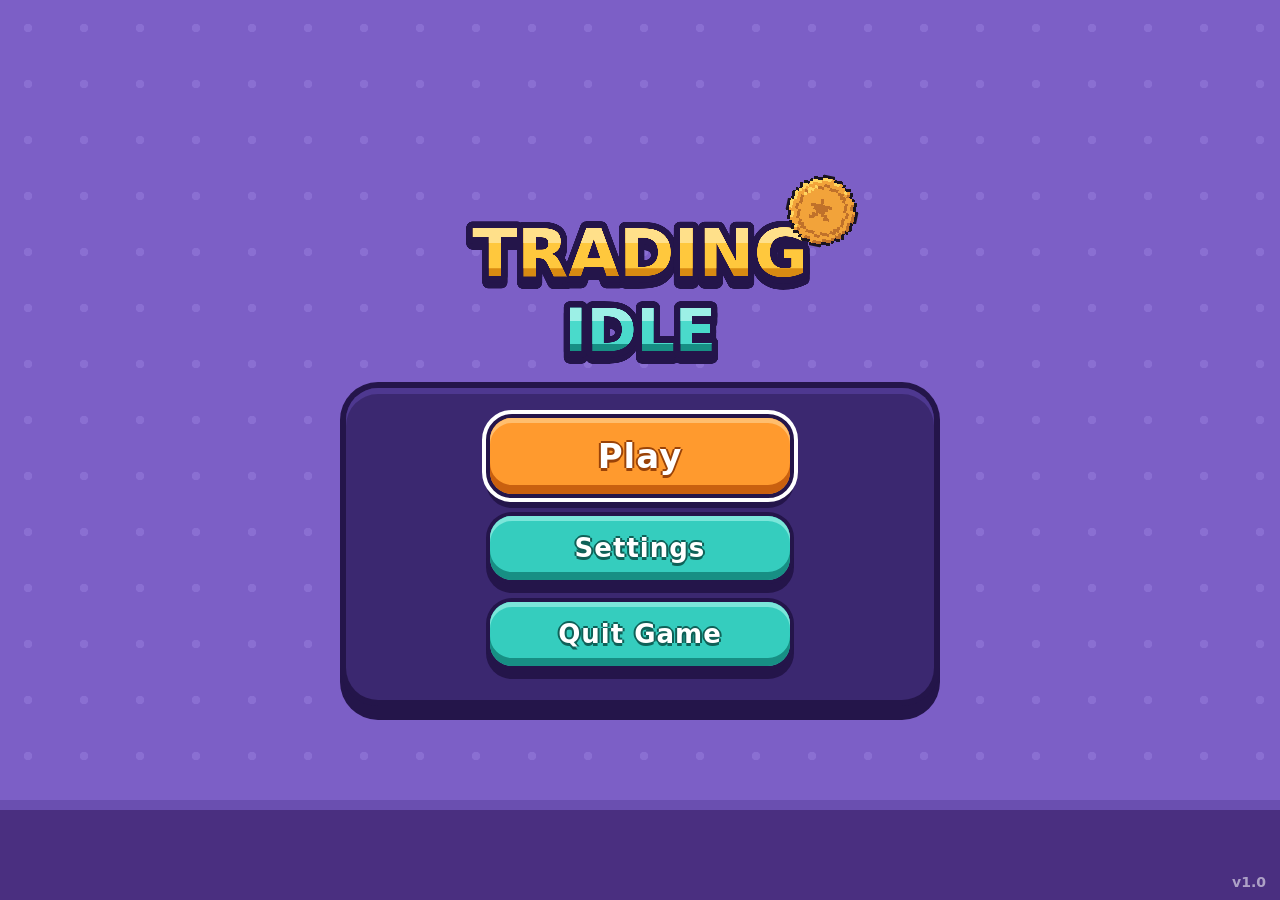
<file: tasarim/konsept-3/index.html>
<!DOCTYPE html>
<html lang="tr"><head><meta charset="utf-8">
<meta name="viewport" content="width=device-width, initial-scale=1, maximum-scale=1, user-scalable=no, viewport-fit=cover">
<meta name="apple-mobile-web-app-capable" content="yes">
<meta name="mobile-web-app-capable" content="yes">
<meta name="apple-mobile-web-app-status-bar-style" content="black-translucent">
<meta name="apple-mobile-web-app-title" content="Trading Idle">
<meta name="theme-color" content="#26283a">
<meta name="format-detection" content="telephone=no">
<link rel="apple-touch-icon" href="[data-uri]">
<link rel="icon" type="image/png" href="[data-uri]">
<title>Trading Idle</title>
<style>
@font-face{font-family:"TIDig";src:url([data-uri]) format("truetype");unicode-range:U+0024-0025,U+002B-002E,U+0030-003A}
@font-face{font-family:"TINum";src:url([data-uri]) format("truetype")}

:root{--bg:#23202B;--cl:#E8D5A8;--cl2:#DCC594;--wd:#A06A42;--wd2:#6B4128;--wd3:#C48A5E;--pn:#2B3A55;--pnd:#1E2A40;--pnl:#3F5478;--pnh:#6E80A3;--ol:#1A1420;--ac:#F2A33A;--acl:#FFD45E;--acd:#C0712A;--up:#4CD08A;--upd:#2E8F5E;--dn:#E5484D;--dnd:#A83236;--dnl:#FF8A8D;--tx:#F4EBDD;--tx2:#9AA5BD;--c0:#F2A33A;--c1:#5FB3A6;--c2:#6E8FD0;--c3:#C47A5A}
*{box-sizing:border-box}html,body{margin:0;height:100%;background:var(--bg);overflow:hidden}
body{color:var(--tx);font:400 19px/1.15 "TIDig","Pixelify Sans","TIDig","VT323",monospace;-webkit-font-smoothing:none;font-smooth:never;user-select:none}
canvas,img{image-rendering:pixelated}.ic{vertical-align:middle}
.num{font-family:"TIDig","VT323","TIDig","Pixelify Sans",monospace;font-size:24px;letter-spacing:0}
#stage{position:absolute;left:50%;top:50%;width:1600px;height:900px;transform-origin:50% 50%}
/* --- piksel kutu / buton: köşeleri kesik (eksenel gölgelerle) --- */
.pb{background:var(--pn);margin:3px;box-shadow:0 -3px 0 var(--ol),0 3px 0 var(--ol),-3px 0 0 var(--ol),3px 0 0 var(--ol),inset 3px 3px 0 var(--pnl),inset -3px -3px 0 var(--pnd)}
.pbtn{font:inherit;color:var(--tx);border:0;cursor:pointer;background:var(--pnl);margin:3px;padding:5px 12px;box-shadow:0 -3px 0 var(--ol),0 3px 0 var(--ol),-3px 0 0 var(--ol),3px 0 0 var(--ol),inset 3px 3px 0 var(--pnh),inset -3px -3px 0 var(--pn);transition:transform 90ms steps(2)}
.pbtn:hover{transform:translateY(-2px)}.pbtn:active{transform:translateY(2px);box-shadow:0 -3px 0 var(--ol),0 3px 0 var(--ol),-3px 0 0 var(--ol),3px 0 0 var(--ol),inset 3px 3px 0 var(--pn),inset -3px -3px 0 var(--pnh)}
.pbtn.ac{background:var(--ac);color:var(--ol);box-shadow:0 -3px 0 var(--ol),0 3px 0 var(--ol),-3px 0 0 var(--ol),3px 0 0 var(--ol),inset 3px 3px 0 var(--acl),inset -3px -3px 0 var(--acd)}
.pbtn.on{background:var(--up);color:var(--ol)}
[disabled],[data-dis]{cursor:not-allowed}
.sg{display:flex;gap:3px;height:16px;background:var(--ol);padding:3px}.sg i{flex:1;background:var(--pnd)}.sg i.f{background:var(--ac)}.sg.hp i.f{background:var(--up)}.sg.lo i.f{background:var(--dn)}.sg.mid i.f{background:var(--acl)}
.mx{display:inline-block;background:var(--acl);color:var(--ol);padding:0 6px;font-size:16px;margin-left:6px}
/* --- sütunlar --- */
.col{position:absolute;top:10px;height:880px;display:flex;flex-direction:column;gap:8px}
#left{left:10px;width:340px}#right{left:1250px;width:340px}
#cashp{position:relative;height:100px;background:var(--wd);margin:3px;box-shadow:0 -3px 0 var(--ol),0 3px 0 var(--ol),-3px 0 0 var(--ol),3px 0 0 var(--ol),inset 3px 3px 0 var(--wd3),inset -3px -3px 0 var(--wd2);padding:8px 10px}
#cashp::before,#cashp::after{content:'';position:absolute;top:6px;width:6px;height:6px;background:var(--wd2)}#cashp::before{left:6px}#cashp::after{right:6px}
#cico{position:absolute;left:14px;top:14px;width:72px;height:72px}
#cashv{position:absolute;left:96px;top:10px;height:40px;display:block}
#cbar{position:absolute;left:96px;right:12px;top:58px}#cnx{position:absolute;left:96px;top:78px;font-size:17px;color:var(--ol)}
#tabs{display:flex;gap:2px;padding:0 4px;height:46px;align-items:flex-end}
.tb{flex:1;font:inherit;font-size:22px;font-weight:700;border:0;cursor:pointer;color:var(--tx);background:var(--pn);margin:3px 3px 0;height:38px;box-shadow:0 -3px 0 var(--ol),-3px 0 0 var(--ol),3px 0 0 var(--ol),inset 3px 3px 0 var(--pnl)}
.tb.on{background:var(--pnl);height:46px;margin-top:0;color:var(--acl)}.tb.lk{background:var(--pnd);opacity:.7;cursor:not-allowed}.tb.unl{animation:pop .5s steps(5)}
.sign{margin:3px 6px;height:50px;line-height:50px;text-align:center;background:var(--wd);font-size:28px;font-weight:700;color:var(--acl);text-shadow:2px 2px 0 var(--ol);box-shadow:0 -3px 0 var(--ol),0 3px 0 var(--ol),-3px 0 0 var(--ol),3px 0 0 var(--ol),inset 3px 3px 0 var(--wd3),inset -3px -3px 0 var(--wd2)}
#sign.c0{border-bottom:0}#list{flex:1;min-height:0;overflow-y:auto;padding:4px 4px 10px;scrollbar-width:thin;scrollbar-color:var(--ac) var(--pnd)}
#list::-webkit-scrollbar{width:12px}#list::-webkit-scrollbar-thumb{background:var(--ac);box-shadow:inset 0 0 0 3px var(--ol)}#list::-webkit-scrollbar-track{background:var(--pnd)}
.tk{position:relative;display:flex;gap:10px;align-items:center;height:92px;margin:6px 10px;padding:8px 10px;background:var(--pn);cursor:pointer;box-shadow:0 -3px 0 var(--ol),0 3px 0 var(--ol),-3px 0 0 var(--ol),3px 0 0 var(--ol),inset 3px 3px 0 var(--pnl),inset -3px -3px 0 var(--pnd);transition:transform 100ms steps(2)}
.tk::before,.tk::after{content:'';position:absolute;top:38px;width:8px;height:14px;background:var(--bg)}.tk::before{left:-3px}.tk::after{right:-3px}
.tk:hover{transform:translateX(4px)}.tk.on{transform:translateX(10px);background:var(--pnl);box-shadow:0 -3px 0 var(--acl),0 3px 0 var(--acl),-3px 0 0 var(--acl),3px 0 0 var(--acl),inset 3px 3px 0 var(--pnh),inset -3px -3px 0 var(--pn)}
.tk .ci{width:72px;height:72px;flex:none}.tk .ptr{position:absolute;left:-34px;top:36px;width:32px;height:32px}
.tn{flex:1;min-width:0}.tn b{display:block;font-size:22px;color:var(--acl);text-shadow:2px 2px 0 var(--ol);white-space:nowrap}.tn .num{display:block;color:var(--tx);text-shadow:2px 2px 0 var(--ol);margin:1px 0 3px}
.tk.boss{background:#3B1A24;box-shadow:0 -3px 0 var(--dn),0 3px 0 var(--dn),-3px 0 0 var(--dn),3px 0 0 var(--dn),inset 3px 3px 0 var(--dnd),inset -3px -3px 0 var(--ol);animation:bossg 1s steps(2) infinite}
.tk.boss b{color:var(--dnl)}.tk .bb{position:absolute;right:10px;top:8px;background:var(--dn);color:var(--tx);font-size:16px;padding:0 6px;font-style:normal;text-shadow:none}
.tk.lk{opacity:.8;cursor:not-allowed}.tk.lk .tn b{color:var(--tx2)}.ib{font:700 18px "TIDig","Pixelify Sans";width:30px;height:30px;border:0;background:var(--pnl);color:var(--tx);cursor:pointer;box-shadow:0 -3px 0 var(--ol),0 3px 0 var(--ol),-3px 0 0 var(--ol),3px 0 0 var(--ol);margin:3px;flex:none}
.rp{margin:8px 10px;padding:8px 10px;background:#3B1A24;box-shadow:0 -3px 0 var(--dn),0 3px 0 var(--dn),-3px 0 0 var(--dn),3px 0 0 var(--dn);display:flex;flex-direction:column;gap:6px}
.rp b{font-size:20px;color:var(--dnl)}.rr{display:flex;gap:8px;align-items:center;font-size:18px}.rr small{width:124px;flex:none;font-size:16px;color:var(--tx2);white-space:nowrap}.rr .sg{flex:1}.rr .pbtn{font-size:20px;padding:0 8px;margin:2px}
/* --- sahne: sadece bilgisayar --- */
#scene{position:absolute;left:360px;top:10px;width:880px;height:880px;overflow:hidden;background:repeating-conic-gradient(var(--cl2) 0 25%,var(--cl) 0 50%) 0 0/8px 8px;box-shadow:0 0 0 3px var(--ol)}
.tedge{position:absolute;left:0;right:0;top:838px;height:42px;background:var(--wd);box-shadow:inset 0 4px 0 var(--wd3),inset 0 -8px 0 var(--wd2);background-image:repeating-linear-gradient(90deg,transparent 0 158px,var(--wd2) 158px 160px)}
.drape{position:absolute;left:0;right:0;top:832px;height:6px;background:repeating-linear-gradient(90deg,var(--ac) 0 16px,var(--acd) 16px 32px)}
#mon{position:absolute;left:18px;top:0;width:844px;height:778px;padding:16px 16px 0;background:var(--pnl);box-shadow:0 -3px 0 var(--ol),0 3px 0 var(--ol),-3px 0 0 var(--ol),3px 0 0 var(--ol),inset 3px 3px 0 var(--pnh),inset -3px -3px 0 var(--pn);z-index:2}
#mon.boss{animation:bossm .9s steps(2) infinite,bossf 1s steps(2) infinite}
#mon .sc4{position:absolute;width:8px;height:8px;background:var(--pnd);box-shadow:inset 2px 2px 0 var(--pnh)}
.swrap{width:812px;height:696px;box-shadow:0 0 0 3px var(--ol),0 0 0 6px var(--pn);background:#070C18}
.screen{position:relative;width:812px;height:696px;overflow:hidden;clip-path:inset(0 round 12px);background:#0B1322;font-family:"TIDig","VT323","TIDig","Pixelify Sans",monospace;color:#E6EEF8}
#cv{position:absolute;left:0;top:0;width:812px;height:696px;display:block}
.scan{position:absolute;inset:0;pointer-events:none;background:repeating-linear-gradient(0deg,rgba(0,0,0,.10) 0 1px,transparent 1px 3px);z-index:3}
.vig{position:absolute;inset:0;pointer-events:none;background:radial-gradient(ellipse at 50% 50%,transparent 62%,rgba(0,0,0,.42) 100%);z-index:3}
.screen.off>*:not(.dead){visibility:hidden}.dead{position:absolute;inset:0;background:#000;display:none;z-index:40}.screen.off .dead{display:block}
.tstrip,.bstrip{position:absolute;left:0;right:0;display:flex;align-items:center;gap:14px;padding:0 16px;background:rgba(9,15,29,.74);z-index:4}
.tstrip{top:34px;height:62px;border-bottom:1px solid rgba(143,160,189,.22)}.bstrip{bottom:0;height:98px;border-top:1px solid rgba(143,160,189,.22)}
.tstrip .tl,.tstrip .tr{display:flex;align-items:center;gap:12px;flex:1}.tstrip .tr{justify-content:flex-end}.tstrip .tc{flex:1.2;text-align:center;line-height:1}
#hT{font-size:48px;color:#E6EEF8;min-width:96px;white-space:nowrap}#lcdT{font-size:19px;color:#4CD08A;border:1px solid #2E8F5E;padding:1px 8px;letter-spacing:1px}
#hN{display:block;font:700 26px "TIDig","Pixelify Sans","TIDig","VT323",monospace;color:#FFD45E;letter-spacing:1px}#lcdS{font-size:19px;color:#8FA0BD;letter-spacing:2px}
#hP{font-size:46px;white-space:nowrap}
#gear{width:44px;height:44px;padding:0;background:rgba(143,160,189,.12);border:1px solid rgba(143,160,189,.4);border-radius:8px;cursor:pointer}#gear:hover{background:rgba(76,208,138,.2)}#gear canvas{width:30px;height:30px;display:block;margin:6px}
#lvr{display:flex;gap:6px;align-items:center;font-size:21px;color:#8FA0BD;flex:none}#lvr .pbtn{margin:0;padding:2px 12px;font:400 26px "TIDig","VT323",monospace;color:#E6EEF8;background:rgba(143,160,189,.14);border:1px solid rgba(143,160,189,.45);border-radius:6px;box-shadow:none}
#lvr .pbtn.ac{background:#F2A33A;color:#1A1420;border-color:#FFD45E}#lvr .pbtn:hover{transform:none;border-color:#FFD45E}
#note{flex:1;font-size:23px;line-height:1.02;color:#8FA0BD;overflow:hidden;max-height:62px;padding:0 6px}
#main{position:relative;flex:none;width:270px;height:70px;border:2px solid #FFD45E;border-radius:8px;cursor:pointer;background:#F2A33A;color:#1A1420;font:400 36px "TIDig","VT323",monospace;letter-spacing:1px;box-shadow:0 5px 0 #C0712A,0 0 18px rgba(242,163,58,.45);transition:transform 70ms steps(1);padding:0 12px;overflow:hidden;white-space:nowrap}
#main:active,#main.down{transform:translateY(4px);box-shadow:0 1px 0 #C0712A,0 0 12px rgba(242,163,58,.4)}
#main.buy{background:#4CD08A;border-color:#8BE8B4;box-shadow:0 5px 0 #2E8F5E,0 0 18px rgba(76,208,138,.5)}#main.sell{background:#E5484D;border-color:#FF8A8D;color:#F4EBDD;box-shadow:0 5px 0 #A83236,0 0 18px rgba(229,72,77,.5)}
#main:disabled{background:#3F5478;border-color:#6E80A3;color:#9AA5BD;box-shadow:0 5px 0 #2B3A55;cursor:not-allowed}
#led{position:absolute;left:8px;top:8px;width:12px;height:12px;border-radius:50%;background:#2B3A55}#led.on{background:#4CD08A;box-shadow:0 0 10px #4CD08A;animation:blink 1s steps(2) infinite}
#rcpt{position:absolute;right:0;top:78px;width:286px;z-index:5;pointer-events:none;overflow:hidden;height:420px}
#receipt{position:absolute;right:0;top:0;width:276px;background:rgba(10,18,34,.88);border:1px solid rgba(76,208,138,.55);border-right:0;border-radius:10px 0 0 10px;padding:12px 16px;font-size:23px;line-height:1.05;transform:translateX(105%);pointer-events:auto;cursor:pointer;box-shadow:0 0 22px rgba(76,208,138,.18)}
#receipt.out{animation:rin .45s steps(9) forwards}#receipt h3{margin:0 0 6px;font:700 26px "TIDig","Pixelify Sans";text-align:center;letter-spacing:1px}
#receipt .rw{display:flex;justify-content:space-between;gap:8px;border-top:1px solid rgba(143,160,189,.25);padding:4px 0}#receipt .rw>span:last-child{white-space:nowrap}#receipt .up{color:#4CD08A}#receipt .dn{color:#E5484D}
.chin{height:62px;display:flex;align-items:center;justify-content:center;gap:16px}.chin span{font:700 18px "TIDig","Pixelify Sans";color:var(--pnh);letter-spacing:3px;background:var(--pn);padding:3px 14px;box-shadow:0 0 0 3px var(--ol)}.pled{width:10px;height:10px;background:var(--up);box-shadow:0 0 0 3px var(--ol)}
.stand{position:absolute;background:var(--pn);z-index:1;box-shadow:0 -3px 0 var(--ol),3px 0 0 var(--ol),-3px 0 0 var(--ol),0 3px 0 var(--ol),inset 3px 3px 0 var(--pnl)}.stand.n{left:360px;top:778px;width:160px;height:40px}.stand.f{left:290px;top:814px;width:300px;height:18px}
#scene .coinp{position:absolute}
#mon.fall{animation:mfall 1.5s steps(15) forwards!important}
@keyframes mfall{0%{transform:translate(0,0) rotate(0)}30%{transform:translate(0,20px) rotate(-2deg)}100%{transform:translate(-60px,1100px) rotate(-24deg)}}
.fl2{position:absolute;inset:0;background:var(--dn);opacity:0;z-index:7;pointer-events:none}.fl2.on{animation:flsh .3s steps(3)}
@keyframes rin{to{transform:translateX(0)}}
/* --- alt paneller: sol mama, sağ kedi --- */
.botp{position:relative;height:230px;flex:none;margin:3px;overflow:hidden;background:repeating-conic-gradient(var(--cl2) 0 25%,var(--cl) 0 50%) 0 0/8px 8px;box-shadow:0 -3px 0 var(--ol),0 3px 0 var(--ol),-3px 0 0 var(--ol),3px 0 0 var(--ol)}
.botp .shelf{position:absolute;left:0;right:0;bottom:0;height:30px;background:var(--wd);box-shadow:inset 0 4px 0 var(--wd3),inset 0 -6px 0 var(--wd2)}
.botp .cap{position:absolute;left:10px;top:8px;font-size:17px;color:var(--wd2);font-weight:700;letter-spacing:1px}
.obj2{position:absolute;bottom:26px;line-height:0}.obj2 canvas{display:block}
#foodw{left:18px;cursor:grab;touch-action:none}#sackw{left:150px;cursor:grab;touch-action:none;display:none}#sackw.on{display:block}
#catw{left:16px}#bowl{position:absolute;left:176px;bottom:26px;line-height:0}#bowl.hot canvas{outline:4px solid var(--acl)}#bowl canvas{display:block}
#dbar{position:absolute;left:176px;bottom:84px;width:96px;display:none}#dbar.on{display:block}
#fl{position:fixed;z-index:50;pointer-events:none;display:none}
/* --- mağaza: mantar pano --- */
#msign{height:56px;line-height:56px}
#shop{flex:1;min-height:0;display:flex;flex-direction:column;gap:10px;padding:14px 12px;overflow-y:auto;scrollbar-width:thin;scrollbar-color:var(--ac) var(--pnd);margin:3px;background:var(--wd);background-image:repeating-conic-gradient(var(--wd2) 0 25%,transparent 0 50%);background-size:6px 6px;box-shadow:0 -3px 0 var(--ol),0 3px 0 var(--ol),-3px 0 0 var(--ol),3px 0 0 var(--ol),inset 6px 6px 0 var(--wd3),inset -6px -6px 0 var(--wd2)}
.sc{position:relative;flex:none;min-height:88px;display:flex;align-items:center;gap:10px;padding:6px 10px;background:var(--pn);cursor:pointer;box-shadow:0 -3px 0 var(--ol),0 3px 0 var(--ol),-3px 0 0 var(--ol),3px 0 0 var(--ol),inset 3px 3px 0 var(--pnl),inset -3px -3px 0 var(--pnd)}
.sc::before{content:'';position:absolute;left:50%;top:-8px;width:8px;height:8px;background:var(--dn);box-shadow:0 0 0 2px var(--ol),inset 2px 2px 0 var(--dnl);margin-left:-4px}
.sc .si{width:48px;flex:none;line-height:0;transition:transform 120ms steps(3)}.sc.hop .si{animation:hop .45s steps(4)}
.sm{flex:1;min-width:0}.sm b{display:block;font-weight:400;font-size:18px;letter-spacing:-.3px;color:var(--tx);text-shadow:2px 2px 0 var(--ol);white-space:nowrap;overflow:hidden}.sm .st{display:block;color:var(--tx2);font-size:20px;line-height:.9}
.sc .sg{height:14px;margin-top:2px}.sb{flex:none;text-align:right}
.go{font-family:"TIDig","VT323",monospace;font-size:26px;background:none;border:0;color:var(--acl);cursor:pointer;padding:2px 4px;text-shadow:2px 2px 0 var(--ol);font-weight:400}
.sc.can .go{animation:pulse 1s steps(2) infinite}.go[data-dis]{color:var(--dnl)}
.sc.na{opacity:.5;filter:grayscale(1)}.sc .nal{position:absolute;right:8px;top:6px;width:32px;height:32px}
.sc.fin{box-shadow:0 -3px 0 var(--acl),0 3px 0 var(--acl),-3px 0 0 var(--acl),3px 0 0 var(--acl),inset 3px 3px 0 var(--pnh),inset -3px -3px 0 var(--pnd);animation:gold 1s steps(2) infinite}
.sc.flash{animation:flash .5s steps(4)}.sp2{position:absolute;width:8px;height:8px;background:var(--acl);box-shadow:0 0 0 2px var(--ol);pointer-events:none;animation:spk .7s steps(6) forwards}
.sw{font:700 17px "TIDig","Pixelify Sans";width:84px;height:30px;border:0;cursor:pointer;color:var(--tx);background:var(--pnd);box-shadow:0 0 0 3px var(--ol);position:relative;text-align:right;padding:0 8px}
.sw i{position:absolute;left:3px;top:3px;width:24px;height:24px;background:var(--tx2)}.sw.on{background:var(--upd);text-align:left;padding-left:34px;color:var(--ol)}.sw.on i{left:57px;background:var(--up)}
#shop::-webkit-scrollbar{width:12px}#shop::-webkit-scrollbar-thumb{background:var(--ac);box-shadow:inset 0 0 0 3px var(--ol)}#shop::-webkit-scrollbar-track{background:var(--pnd)}
.sc.bob{flex-direction:column;align-items:stretch;gap:8px;padding:10px 12px}.bh{display:flex;align-items:center;gap:10px}.bh .sm{flex:1}.br{display:flex;align-items:center;gap:8px;min-height:30px}.br small{width:106px;flex:none;font-size:16px;color:var(--tx2);white-space:nowrap}.br .sg{flex:1}.br .pbtn{margin:0 0 0 2px;padding:2px 8px}.br.en{cursor:pointer}.br.en small{width:62px}.br.en .sg{min-width:96px}.br.en .num{width:58px;text-align:right;font-size:22px;white-space:nowrap}
.tn .num{white-space:nowrap;overflow:hidden}.sc .st{white-space:nowrap;overflow:hidden}.go{max-width:112px;overflow:hidden;white-space:nowrap}.sb{display:flex;flex-direction:column;align-items:flex-end;gap:4px}
.tk.boss{margin-top:24px}.tk.boss.lk{background:#2E2230;box-shadow:0 -3px 0 #7A3A44,0 3px 0 #7A3A44,-3px 0 0 #7A3A44,3px 0 0 #7A3A44,inset 3px 3px 0 #4A2A38,inset -3px -3px 0 var(--ol);animation:none;opacity:1}.tk.boss.lk .tn b{color:#C98A90}

/* --- v14: paneller --- */
.botp .wall{position:absolute;left:0;top:0;width:336px;height:200px;image-rendering:pixelated}
.botp .cap{z-index:2;background:rgba(244,235,221,.75);padding:0 6px}
#catw{left:4px;z-index:2}#bowl{left:204px;bottom:24px;z-index:2}#dbar{left:210px;bottom:86px;z-index:4}
#pour{position:absolute;left:0;top:0;width:336px;height:226px;pointer-events:none;z-index:3;image-rendering:pixelated}
#foodw{left:14px;z-index:2}#sackw{left:156px;z-index:2}
#purr{position:absolute;left:96px;top:30px;z-index:4;pointer-events:none}#purr i{position:absolute;font:700 22px "TIDig","Pixelify Sans";color:#E5484D;text-shadow:2px 2px 0 var(--ol);animation:purr 2.2s steps(11) forwards;font-style:normal}
@keyframes purr{0%{transform:translate(0,0);opacity:1}100%{transform:translate(12px,-44px);opacity:0}}
#fl.tilt canvas{transform:rotate(-12deg)}#fl.pour canvas{transform:rotate(-58deg)}#fl canvas{transition:transform 120ms steps(3)}
#flsh{position:fixed;z-index:49;pointer-events:none;display:none;height:14px;background:repeating-conic-gradient(#1A1420 0 25%,transparent 0 50%) 0 0/6px 6px;opacity:.55}
/* --- v14: ekran ölçüsü değişken (bilgisayar sv2) --- */
#mon .chin span.l2{display:none}
#mon.pc2{left:2px;top:0;width:876px;height:846px;padding:6px 6px 0;background:#2A3142;box-shadow:0 -2px 0 var(--ol),0 2px 0 var(--ol),-2px 0 0 var(--ol),2px 0 0 var(--ol),inset 0 2px 0 #6EC8F0,inset 0 -2px 0 #1E2433}
#mon.pc2 .sc4{display:none}#mon.pc2 .swrap,#mon.pc2 .screen,#mon.pc2 #cv{width:864px;height:818px}#mon.pc2 .swrap{box-shadow:0 0 0 2px #10141E}
#mon.pc2 .chin{height:22px;gap:10px;background:none}#mon.pc2 .chin .pled{display:none}#mon.pc2 .chin span{display:none}#mon.pc2 .chin span.l2{display:block;background:none;box-shadow:none;color:#6EC8F0;font-size:15px;letter-spacing:4px;padding:0}
#mon.pc2 .chin::before,#mon.pc2 .chin::after{content:'';flex:1;height:2px;background:#6EC8F0;opacity:.8}
#scene.pc2 .stand.n{left:420px;top:846px;width:40px;height:8px;background:#9AA5BD;box-shadow:0 0 0 2px var(--ol),inset 2px 0 0 #F4EBDD}#scene.pc2 .stand.f{left:340px;top:854px;width:200px;height:5px;background:#9AA5BD;box-shadow:0 0 0 2px var(--ol),inset 0 2px 0 #F4EBDD}
#scene.pc2 .tedge{top:862px;height:18px}#scene.pc2 .drape{top:860px;height:2px}
.boot{animation:boot .7s steps(10)}@keyframes boot{0%{transform:scaleY(.02);filter:brightness(3)}50%{transform:scaleY(.06);filter:brightness(2)}100%{transform:scaleY(1);filter:none}}
.spark{position:absolute;width:8px;height:8px;background:#6EC8F0;box-shadow:0 0 0 2px var(--ol);z-index:9;pointer-events:none;animation:spk .8s steps(6) forwards}
/* --- v15: ekran sistem çubuğu (sekmeler + ayarlar) --- */
.osbar{position:absolute;left:0;right:0;top:0;height:34px;display:flex;align-items:center;gap:8px;padding:0 8px;background:#060A14;border-bottom:1px solid rgba(110,200,240,.35);z-index:6;font-family:"TIDig","VT323",monospace}
.osbar .os{color:#6EC8F0;font-size:20px;letter-spacing:2px;margin-right:6px}.osbar .tabs{display:none;gap:4px}.osbar .tabs.on{display:flex}
.osbar .tabs button{font:400 21px "TIDig","VT323",monospace;letter-spacing:1px;border:1px solid rgba(110,200,240,.4);border-radius:5px;cursor:pointer;color:#8FA0BD;background:transparent;padding:0 12px;height:26px}
.osbar .tabs button.on{color:#06121C;background:#6EC8F0;border-color:#6EC8F0}.osbar .tabs button:hover{color:#E6EEF8}
.osbar .sp{flex:1}.osbar .gearb{width:30px;height:26px;padding:0;background:rgba(143,160,189,.12);border:1px solid rgba(143,160,189,.4);border-radius:6px;cursor:pointer}.osbar .gearb canvas{width:20px;height:20px;display:block;margin:2px auto}.osbar .gearb:hover{background:rgba(76,208,138,.25)}
/* --- v15: otomasyon merkezi (tüm orta alan) --- */
#auto{position:absolute;inset:0;z-index:5;display:none;background:#0B0F1A;background-image:repeating-linear-gradient(0deg,transparent 0 31px,#111829 31px 32px)}#auto.on{display:block}
#auto .osbar{position:absolute}
#agrid{position:absolute;left:8px;right:8px;top:42px;bottom:8px;display:grid;grid-template-columns:repeat(4,1fr);grid-template-rows:repeat(4,1fr);gap:8px}
.tile{position:relative;background:#05070D;box-shadow:0 0 0 2px var(--ol),0 0 0 4px #6EC8F0;cursor:pointer}.tile:nth-child(odd){box-shadow:0 0 0 2px var(--ol),0 0 0 4px #B36EF0}
.tile canvas{position:absolute;inset:0;width:100%;height:100%;display:block}.tile.add{box-shadow:0 0 0 2px var(--ol),0 0 0 4px #FFD45E;animation:gold 1.2s steps(2) infinite}.tile.lock{cursor:default;opacity:.55}
/* --- v14: robot deposu --- */
#robsec .rsign{margin:14px 0 6px;height:44px;line-height:44px;font-size:22px}
.rc{position:relative;margin:8px 0;padding:8px 10px;background:var(--pn);box-shadow:0 -3px 0 var(--ol),0 3px 0 var(--ol),-3px 0 0 var(--ol),3px 0 0 var(--ol),inset 3px 3px 0 var(--pnl),inset -3px -3px 0 var(--pnd);display:flex;flex-direction:column;gap:6px}
.rc .rh{display:flex;gap:8px;align-items:center}.rc .rh img{width:48px;height:48px;image-rendering:pixelated;flex:none}.rc .rh b{font-size:20px;color:var(--acl);text-shadow:2px 2px 0 var(--ol)}
.rc select{font:400 20px "TIDig","VT323",monospace;background:var(--pnd);color:var(--tx);border:0;box-shadow:0 0 0 3px var(--ol);padding:2px 4px;max-width:150px}
.rc .rs{display:grid;grid-template-columns:1fr 1fr;gap:2px 8px;font-size:16px;color:var(--tx2)}.rc .rs b{color:var(--tx);font-weight:400;font-family:"TIDig","VT323",monospace;font-size:20px}
.rc .rhist{display:flex;gap:3px}.rc .rhist i{flex:1;height:14px;background:var(--pnd);box-shadow:0 0 0 2px var(--ol)}.rc .rhist i.u{background:var(--up)}.rc .rhist i.d{background:var(--dn)}
.sc .sg.vol{height:24px}.sg.vol i{font:400 16px/18px "TIDig","VT323",monospace;color:var(--tx2);text-align:center}.sg.vol i.f{color:#1A1420}.sc.glow{animation:gold 1s steps(2) infinite}
/* --- v15: karartma + spot ışığı --- */
#spot{position:fixed;inset:0;z-index:95;display:none}#spot.on{display:block}#spot.light{pointer-events:none}
#spot .hole{position:fixed;box-shadow:0 0 0 9999px rgba(10,8,16,.74);outline:4px solid #FFD45E;outline-offset:2px;animation:spotp 1s steps(2) infinite}#spot.light .hole{box-shadow:0 0 0 9999px rgba(10,8,16,.42)}
#spot .msg{position:fixed;background:var(--ol);color:var(--acl);font:700 22px "TIDig","Pixelify Sans";padding:8px 14px;box-shadow:0 0 0 3px var(--acl);max-width:420px;text-align:center}
@keyframes spotp{50%{outline-color:#F4EBDD}}
.sc.lk{opacity:.62;cursor:default}.sc.lk .sm b{color:var(--tx2)}
#bigsack{position:fixed;z-index:88;left:50%;top:50%;transform:translate(-50%,-50%);cursor:grab;touch-action:none;display:none}#bigsack.on{display:block}#bigsack.fly{animation:sfly 1.1s steps(11)}
#bigsack canvas{display:block}#bigsack .hint{position:absolute;left:50%;top:100%;transform:translateX(-50%);white-space:nowrap;margin-top:10px;background:var(--ol);color:var(--acl);font:700 24px "TIDig","Pixelify Sans";padding:6px 14px;box-shadow:0 0 0 3px var(--acl)}
#bigsack.drag .hint{display:none}#sdim{position:fixed;inset:0;z-index:87;background:rgba(10,8,16,.45);display:none;pointer-events:none}#sdim.on{display:block}
@keyframes sfly{0%{transform:translate(-50%,-260%) rotate(-25deg)}70%{transform:translate(-50%,-40%) rotate(6deg)}85%{transform:translate(-50%,-56%) rotate(-3deg)}100%{transform:translate(-50%,-50%)}}
.rc .br small{width:150px}
#scene .modal.on,.modal.on{display:grid}
/* --- v16: bölüm başlıkları + kaydırma ipucu --- */
.shd{display:block;width:100%;margin:6px 0 -2px;padding:0 4px;font:700 15px "TIDig","Pixelify Sans",monospace;letter-spacing:2px;color:#F4EBDD;text-align:left;background:none;border:0;text-shadow:2px 2px 0 var(--ol)}
.sbt{cursor:pointer}.sbt i{font-style:normal;color:var(--acl)}
#right{position:absolute}#shint{position:absolute;left:50%;bottom:246px;transform:translateX(-50%);z-index:5;display:none;font:700 16px "TIDig","Pixelify Sans";color:#efe3c8;background:#1c2c4d;padding:0 10px;box-shadow:0 0 0 2px #6B4128;pointer-events:none}#shint.on{display:block}
.sg i{transition:background-color .2s steps(2)}
/* --- v16: ARAYÜZ KONFORU "Yumuşak" (varsayılan) — yalnızca sol ve sağ sütun; ana grafik etkilenmez --- */
body.soft #left,body.soft #right{--pn:#1c2c4d;--pnl:#243759;--pnd:#17243f;--pnh:#2c4268;--tx:#efe3c8;--tx2:#b9b2a0;--ac:#d9a35c;--acl:#e2b677;--acd:#a97c43;--up:#6fb88a;--upd:#4f8f68;--dn:#c96a5e;--dnl:#d98b80;letter-spacing:1px}
body.soft #left .num,body.soft #right .num,body.soft #right .go,body.soft .rc select,body.soft .rc .rs b,body.soft .sg.vol i{font-family:"TIDig","Pixelify Sans",monospace;font-size:17px;letter-spacing:1px}
body.soft #right .go{font-size:19px;color:var(--acl);text-shadow:none}body.soft #right .go[data-dis]{color:var(--tx2)}
body.soft .sg{background:#13203a;padding:2px;gap:2px;height:12px}body.soft .sg i{background:#22324f}body.soft .sg i.f{background:var(--ac)}body.soft .sg.hp i.f{background:var(--up)}body.soft .sg.vol{height:22px}body.soft .sg.vol i.f{color:#1c2c4d}
body.soft .sc::before{display:none}
body.soft #shop{background:#2a211b;background-image:none;box-shadow:0 0 0 2px #6B4128,0 0 0 4px var(--ol);gap:8px;padding:10px 10px 14px}
body.soft .sc{padding:10px 12px;min-height:84px;box-shadow:0 0 0 2px var(--ol),inset 0 0 0 1px #243759}
body.soft .sc.can{box-shadow:0 0 0 2px var(--ac),inset 0 0 0 1px #2c4268}body.soft .sc.can .go,body.soft .sc.fin,body.soft .sc.glow,body.soft .tk.boss,body.soft .tb.unl{animation:none}
body.soft .sc.poor,body.soft .sc.lk{opacity:.65}body.soft .sc.fin{box-shadow:0 0 0 2px #b8955a}
body.soft .mx{background:var(--up);color:#10261a;font-size:13px;padding:0 5px;letter-spacing:1px}
body.soft .sm .st{font-size:15px;color:var(--tx2);line-height:1.3}body.soft .sm b{font-size:17px;line-height:1.3;padding-top:2px}.sm b,.tn b{line-height:1.3}
body.soft .tk{margin:8px 10px;padding:10px 12px;box-shadow:0 0 0 2px var(--ol),inset 0 0 0 1px #243759}body.soft .tk::before,body.soft .tk::after{background:#1A1420}
body.soft .tk.on{transform:translateX(6px);background:#28406a;box-shadow:0 0 0 2px var(--ac)}body.soft .tk .ptr{width:18px;height:18px;left:-22px;top:44px;filter:saturate(.4)}
body.soft .tk .sg{height:10px}body.soft .tn b{color:#e8c48a;text-shadow:none}body.soft .tn .num{text-shadow:none}
body.soft .tk.boss{background:#2c2236;box-shadow:0 0 0 2px #8a4a4a}body.soft .tk.boss b{color:#d9a0a0}body.soft .tk .bb{background:#8a4a4a;font-size:13px}
body.soft .sign{color:#e8c48a;text-shadow:2px 2px 0 var(--ol)}body.soft #cnx{font-size:15px}body.soft .rr small,body.soft .br small{color:var(--tx2);font-size:14px}
body.soft .sc.bob .sg{height:10px}body.soft .rc{box-shadow:0 0 0 2px var(--ol),inset 0 0 0 1px #243759;padding:10px 12px}
/* --- v17: Bobby paneli --- */
#foodp canvas{image-rendering:pixelated}
#kennel{position:absolute;left:16px;bottom:30px;z-index:1}#dogc{position:absolute;left:4px;bottom:22px;z-index:2;transform-origin:30% 100%}
#dbowl{position:absolute;left:160px;bottom:26px;z-index:2}#dbowl.hot{outline:3px solid #f2c14e}
#foodw{left:auto;right:8px;top:8px;bottom:auto;z-index:3}
#bonebtn{position:absolute;right:8px;top:118px;z-index:3;display:flex;align-items:center;gap:6px;padding:4px 8px;border:0;cursor:pointer;background:#3b2f26;color:#efe3c8;font:700 13px "TIDig","Pixelify Sans",monospace;letter-spacing:1px;box-shadow:0 0 0 2px #3a2214;touch-action:none}
#bonebtn:hover{background:#4a3a2e}#bonebtn.dis{opacity:.5}#bonebtn canvas{width:28px;height:16px}
#pbar{position:absolute;left:8px;right:8px;bottom:5px;height:20px;display:flex;align-items:center;gap:6px;z-index:3}#pbar canvas{width:28px;height:16px;flex:none}
#pbs{width:70%;height:16px;flex:none;background:#3b2f26;padding:2px;gap:2px;box-shadow:0 0 0 2px #3a2214}#pbs i{background:#2e241c;transition:background-color .2s steps(2)}
#pbs.yl i.f{background:#f2c14e;box-shadow:inset 0 1px 0 #fbe08c}#pbs.lo i.f{background:#e08a3c;box-shadow:inset 0 1px 0 #f2b070}#pbs.lo{animation:pbp 1.5s steps(2) infinite}
@keyframes pbp{50%{box-shadow:0 0 0 2px #8a4a20}}
#ptime{font:700 14px "TIDig","Pixelify Sans",monospace;color:#fff4dc;text-shadow:2px 2px 0 #3a2214;white-space:nowrap;letter-spacing:1px}
#bbub{position:absolute;left:118px;top:22px;z-index:5;display:none;background:#fff4dc;color:#3a2214;font:700 15px "TIDig","Pixelify Sans",monospace;padding:2px 8px;box-shadow:0 0 0 2px #3a2214;line-height:18px}#bbub.on{display:block}#bbub img{display:block;image-rendering:pixelated}
#bbub::after{content:'';position:absolute;left:8px;bottom:-6px;width:6px;height:4px;background:#fff4dc;box-shadow:2px 2px 0 #3a2214}
#pac{position:absolute;left:96px;bottom:30px;z-index:5;display:none;background:#e08a3c;color:#2b1d16;font:700 14px "TIDig","Pixelify Sans";padding:0 6px;box-shadow:0 0 0 2px #3a2214}#pac.on{display:block}
#fbone{position:absolute;z-index:6;display:none;width:28px;height:16px;pointer-events:none}
/* --- v20: piyasa haberi bandı (ekranda) --- */
#news{position:absolute;left:0;right:0;top:34px;height:44px;z-index:7;display:flex;align-items:center;gap:12px;padding:0 14px;background:#7a1c22;color:#F4EBDD;font:400 24px "TIDig","VT323",monospace;border-bottom:2px solid #E5484D;transform:translateY(-120%);visibility:hidden}
#news span{white-space:nowrap;overflow:hidden;text-overflow:ellipsis;min-width:0;flex:1}#news b{white-space:nowrap;flex:none}#news.on{visibility:visible;animation:newsin .35s steps(5) forwards}#news b{background:#E5484D;color:#1A1420;font:700 17px "TIDig","Pixelify Sans",monospace;letter-spacing:2px;padding:2px 8px;animation:blink 1s steps(2) infinite}
@keyframes newsin{to{transform:translateY(0)}}
#agrid{grid-template-columns:repeat(2,1fr)!important;grid-template-rows:repeat(2,1fr)!important}
/* --- v30: sayılar için tek pixel rakam seti (5x7, tam sayı ölçek: 20px = 2x, 50px = 5x) --- */
body{font-synthesis:none}
.num,.go,#hT,#hP,#ptime,#bobt,.rc .rs b,#receipt .rw>span:last-child,.br.en .num,#lvr .pbtn{font-family:"TINum","TIDig","VT323",monospace!important;letter-spacing:0!important;font-weight:400!important}
.num,.go,.rc .rs b,#receipt .rw>span:last-child,#bobt,body.soft #left .num,body.soft #right .num,body.soft #right .go{font-size:20px!important}
#hT,#hP{font-size:50px!important}#ptime{font-size:20px!important}#cnx{font-size:20px!important}#lvr .pbtn{font-size:20px!important}
/* --- v30: boss ekranı: titreme/dış yanıp sönme yok; ekranın İÇ kenarında sabit kırmızı şerit (yumuşatmasız basamaklar) --- */
#mon.boss{animation:none!important}
.screen.bossin::before{content:'';position:absolute;inset:0;pointer-events:none;z-index:6;box-shadow:inset 0 0 0 3px #c0453f,inset 0 0 0 6px rgba(192,69,63,.22),inset 0 0 0 10px rgba(192,69,63,.12),inset 0 0 0 16px rgba(192,69,63,.06)}
#siren{position:absolute;left:50%;top:0;transform:translateX(-50%);z-index:8;width:60px;height:36px;image-rendering:pixelated;pointer-events:none}
#hN{white-space:nowrap;overflow:hidden;text-overflow:ellipsis;max-width:100%}.tstrip .tc{min-width:0}
.n{font-family:"TINum","TIDig","VT323",monospace!important;letter-spacing:0!important;font-weight:400!important}
.ft,.pl{font-family:"TINum","TIDig","VT323",monospace!important}
/* =====================================================================
   v32: ORTAK ODA — sayfanın tamamında tek krem duvar (tek desen, dikişsiz), kesintisiz ahşap zemin,
   kutusuz sütunlar ve hayvan alanları, her öğede aynı yöne düşen koyu kahve %25 pixel gölge.
   Palet: duvar #eadcb6/#e2d1a8, zemin #a86c3c/#8a5530, kenar #F2A33A, lacivert kartlar, kırmızı/altın vurgu.
   ===================================================================== */
html,body{background:repeating-conic-gradient(#e2d1a8 0 25%,#eadcb6 0 50%) 0 0/8px 8px!important}
#stage,#scene,#left,#right{background:none!important}
#scene{box-shadow:none!important}#scene .tedge,#scene .drape,#scene .leg{display:none!important}
.floor{position:absolute;left:0;right:0;top:870px;height:30px;z-index:0;background:#a86c3c;box-shadow:inset 0 -6px 0 #8a5530;background-image:repeating-linear-gradient(90deg,transparent 0 158px,#8a5530 158px 160px)}
.floor::before{content:'';position:absolute;left:0;right:0;top:-4px;height:4px;background:#F2A33A}
.floor.f2{display:none}#stage.portrait .floor.f2{display:block;top:1760px}#stage.portrait .floor.f1{top:870px}
.col{z-index:1}#scene{z-index:1}
/* bilgisayar ayağı zemine kadar */
.stand.n{height:66px!important}.stand.f{top:842px!important;height:18px!important}
#scene.pc2 .stand.n{height:8px!important}#scene.pc2 .stand.f{top:854px!important;height:6px!important}
/* kutular kalkar: liste ve mağaza doğrudan krem duvarda */
#list,#shop,body.soft #shop{background:none!important;background-image:none!important;box-shadow:none!important}
#shint{background:none!important;box-shadow:none!important;color:#8a5530!important;font-size:18px!important}
.shd{color:#5a3724!important;text-shadow:none!important}.sbt i{color:#a86c3c!important}
/* ortak pixel gölge (sağ-alta, iki katman = iki ton, yumuşatmasız) */
.tk,.sc,.rc,#cashp,.sign,.tb,#mon{filter:drop-shadow(3px 3px 0 rgba(58,34,20,.25)) drop-shadow(2px 2px 0 rgba(58,34,20,.25))}
.sc.na{filter:grayscale(1) drop-shadow(3px 3px 0 rgba(58,34,20,.25))}
.tk::before,.tk::after{display:none!important}
/* hayvan alanları: kutu/çerçeve yok, zemin ortak */
.botp,#foodp,#catp{background:none!important;box-shadow:none!important;overflow:visible!important}
.botp .shelf{display:none!important}
.botp .cap{background:none!important;color:#8a5530!important;font-size:14px!important;letter-spacing:2px;top:6px}
#dogc{bottom:10px!important}#kennel{bottom:17px!important}#dbowl{bottom:15px!important}
#catw{bottom:11px!important}#bowl{bottom:15px!important}#pbar{bottom:-8px!important}
#ptime{color:#fff4dc!important}
/* =====================================================================
   v33: SOL/SAĞ GRUP ÇERÇEVESİ — yerleşimi etkilemeyen katman (::before, negatif inset, z kartların altında)
   çizgi 2 px #4a2e1a, 2 px kesik köşe, iç boşluk 6 px, sağ/alt 2 px düz gölge (koyu kahve %25)
   ===================================================================== */
#left::before,#right::before{content:'';position:absolute;left:-3px;right:-3px;top:-3px;bottom:var(--fb,238px);pointer-events:none;z-index:-1;
 box-shadow:0 -2px 0 #4a2e1a,0 2px 0 #4a2e1a,-2px 0 0 #4a2e1a,2px 0 0 #4a2e1a,4px 2px 0 rgba(58,34,20,.25),2px 4px 0 rgba(58,34,20,.25)}
/* --- v33: gerçek satın alma butonları --- */
#right .go,#right .go[data-dis],body.soft #right .go{display:inline-flex!important;align-items:center;justify-content:flex-end;gap:6px;width:96px;min-width:96px;max-width:96px;height:28px;padding:0 8px!important;margin:0 2px 2px 0;
 border:0;border-radius:0;cursor:pointer;background:#d9a35c;color:#3a2214!important;text-shadow:none!important;font-size:18px!important;box-shadow:inset 0 -2px 0 #a8743a,0 0 0 2px #3a2214;animation:none!important;overflow:hidden;white-space:nowrap;transition:none}
#right .go:hover{background:#e3b878}#right .go:active{transform:translateY(2px);box-shadow:0 0 0 2px #3a2214}
#right .go[data-dis]{background:#3a4a6a!important;color:#9fb0cc!important;cursor:not-allowed;box-shadow:inset 0 -2px 0 #2a3650,0 0 0 2px #1a1420}#right .go[data-dis]:active{transform:none}
#right .go.nope{box-shadow:inset 0 -2px 0 #2a3650,0 0 0 2px #c0453f!important}
#right .go:focus-visible,.mbtn:focus-visible,.info:focus-visible{outline:2px solid #efe3c8;outline-offset:2px}
#right .go i.up{flex:none;width:2px;height:2px;margin:0 8px 6px 0;box-shadow:4px 0 0,2px 2px 0,4px 2px 0,6px 2px 0,0 4px 0,2px 4px 0,4px 4px 0,6px 4px 0,8px 4px 0}
#right .go.lockb{background:#3a4a6a!important;cursor:not-allowed;justify-content:center}#right .go.lockb img{width:20px;height:20px}
#right .sc.flash .go span{color:#2e7d4f}.sc.can{box-shadow:inherit}
#right .mx{display:inline-block;background:#6fb88a;color:#10261a;font-size:13px;padding:2px 6px;margin:0}
/* --- v33: "i" bilgi ikonu (yalnız açıklama gereken kartlarda), küçük ipucu --- */
.info{position:absolute;top:8px;right:8px;width:16px;height:16px;padding:0;border:0;background:#3f5478;color:#efe3c8;font:700 10px/16px "Pixelify Sans",monospace;overflow:hidden;text-align:center;cursor:help;z-index:3;
 clip-path:polygon(4px 0,12px 0,12px 2px,14px 2px,14px 4px,16px 4px,16px 12px,14px 12px,14px 14px,12px 14px,12px 16px,4px 16px,4px 14px,2px 14px,2px 12px,0 12px,0 4px,2px 4px,2px 2px,4px 2px)}
.info::after{content:'';position:absolute;inset:-4px}.info:hover{background:#5a76a8}
#tip{max-width:200px!important;padding:8px 10px!important;background:#1c2c4d!important;color:#efe3c8!important;font:400 12px/1.35 "Pixelify Sans",monospace!important;box-shadow:0 0 0 2px #efe3c8!important;border:0;z-index:300!important}
#tip.sl::after,#tip.sr::after{content:'';position:absolute;top:50%;width:4px;height:4px;margin-top:-2px;background:#efe3c8}#tip.sl::after{right:-6px}#tip.sr::after{left:-6px}
/* --- v33: tur sonu özeti kompakt (grafiğin %20'sinden azı) --- */
#rcpt{width:244px!important;height:190px!important}#receipt{width:236px!important;font-size:20px!important;padding:8px 12px!important}
#receipt .strip{display:flex;gap:6px;flex-wrap:wrap;font-size:16px;color:#9fb0cc;border-top:1px solid rgba(143,160,189,.25);padding-top:4px}
/* --- v33: boss kırmızı iç kenarı başlık şeridinin ÜSTÜNDE, dört kenar --- */
.screen.bossin::before{z-index:25!important;box-shadow:inset 0 0 0 3px #c0453f,inset 0 0 0 5px rgba(192,69,63,.25),inset 0 0 0 7px rgba(192,69,63,.12),inset 0 0 0 9px rgba(192,69,63,.06)!important}
#siren{position:absolute;left:50%;top:0;transform:translateX(-50%);z-index:7;width:52px;height:30px;display:none;pointer-events:none;image-rendering:pixelated;opacity:.9}#siren.on{display:block}
/* --- v33: ANA MENÜ --- */
#menu{position:fixed;inset:0;z-index:250;display:none;background-color:#26283a;flex-direction:column;align-items:center;justify-content:center;gap:28px;
 box-shadow:inset 0 0 0 16px rgba(10,10,20,.25),inset 0 0 0 32px rgba(10,10,20,.15),inset 0 0 0 48px rgba(10,10,20,.08)}#menu.on{display:flex}
#mlogo{position:relative;line-height:0}#mlogo canvas{display:block;image-rendering:pixelated;filter:drop-shadow(0 0 0 transparent)}
#mlogo::before{content:'';position:absolute;inset:-30px -40px;background:radial-gradient(ellipse at center,rgba(255,190,80,.25),transparent 70%);z-index:-1}
#mlogo .mcoin{position:absolute;right:-18px;top:-22px;width:48px;height:48px;image-rendering:pixelated}
#mwood{width:min(55vw,880px);min-width:340px;padding:34px 24px;background:#8a5a34;background-image:repeating-linear-gradient(0deg,transparent 0 10px,#7d5030 10px 12px,transparent 12px 22px,#946238 22px 24px);
 box-shadow:inset 4px 4px 0 #a77a4d,inset -4px -4px 0 #6b4527,inset 0 0 0 10px #8a5a34,inset 0 0 0 12px #5a3a20,0 0 0 3px #2a1a10;display:flex;justify-content:center;
 clip-path:polygon(4px 0,calc(100% - 4px) 0,calc(100% - 4px) 2px,calc(100% - 2px) 2px,calc(100% - 2px) 4px,100% 4px,100% calc(100% - 4px),calc(100% - 2px) calc(100% - 4px),calc(100% - 2px) calc(100% - 2px),calc(100% - 4px) calc(100% - 2px),calc(100% - 4px) 100%,4px 100%,4px calc(100% - 2px),2px calc(100% - 2px),2px calc(100% - 4px),0 calc(100% - 4px),0 4px,2px 4px,2px 2px,4px 2px)}
#mpanel{display:flex;flex-direction:column;align-items:center;gap:20px;width:100%}
.mbtn{width:max(40%,280px);height:56px;border:0;cursor:pointer;background:#3f7f96;color:#fff;font:700 24px "Pixelify Sans",monospace;letter-spacing:1px;text-shadow:2px 2px 0 #1e3a46;
 box-shadow:inset 0 4px 0 #5a9bb2,inset 0 -4px 0 #2f6174,0 0 0 2px #1e3a46}.mbtn:hover{background:#4b8fa8}.mbtn:active{transform:translateY(2px);box-shadow:inset 0 4px 0 #5a9bb2,0 0 0 2px #1e3a46}
.mbtn.sm{width:auto;min-width:110px;height:40px;font-size:18px;padding:0 14px}.mbtn.sel{background:#d9a35c;color:#3a2214;text-shadow:none;box-shadow:inset 0 4px 0 #e3b878,inset 0 -4px 0 #a8743a,0 0 0 2px #3a2214}
.mtitle{font:700 28px "Pixelify Sans",monospace;color:#fff4dc;text-shadow:2px 2px 0 #3a2214}.mtitle.big{font-size:40px;padding:20px 0}
.mrow{display:flex;align-items:center;justify-content:space-between;gap:16px;width:min(560px,90%);font:400 20px "Pixelify Sans",monospace;color:#fff4dc;text-shadow:2px 2px 0 #3a2214}.mseg{display:flex;gap:8px}
#mver{position:fixed;right:14px;bottom:10px;font:400 14px "Pixelify Sans",monospace;color:rgba(255,255,255,.28)}
.sm b,.sm .st,.tn b,.rc .rh b,.br small,#lcdS,#hN,.mrow span{text-overflow:ellipsis;overflow:hidden;white-space:nowrap}
/* --- v34: grup kutularının içi tek renk, arka plandan bir tık koyu bej --- */
#left::before,#right::before{background:#dccaa1}
/* --- v34: arayüz her zaman canlı (+ bir tık daha doygun) --- */
#left,#right{filter:saturate(1.15)}
/* --- v34: kilit açma butonu (ilk kez açılan ürünler: seviye yükseltme gibi görünmez) --- */
#right .go.unl{background:#6fb88a!important;color:#10261a!important;box-shadow:inset 0 -2px 0 #4f8f68,0 0 0 2px #1d3a28}#right .go.unl:hover{background:#86c99e!important}
#right .go.unl[data-dis]{background:#3a4a6a!important;color:#9fb0cc!important;box-shadow:inset 0 -2px 0 #2a3650,0 0 0 2px #1a1420}
#right .go.unl img{width:16px;height:16px;flex:none;image-rendering:pixelated}
/* --- v34: Bobby'ye tıklayınca mama; kemik butonu kalktı --- */
#bonebtn{display:none!important}#dogc{cursor:pointer}
#right .sc.bob .br small{font-size:13px!important;flex:0 0 100px!important;width:100px!important;letter-spacing:0!important}
/* --- v35: kutu içi bir tık daha koyu; ayarlar açıkken TÜM ekran kararır --- */
#left::before,#right::before{background:#d4c095!important}
#modal{position:absolute!important;inset:-3000px!important;background:rgba(10,8,16,.74)!important;z-index:90!important;display:none;align-items:center;justify-content:center}#modal.on{display:flex!important}
#screen #auto{position:absolute;inset:0;z-index:8}
/* --- v39: masa (zemin) sağa/sola ve aşağı sınırsız --- */
#stage:not(.portrait) .floor.f1{left:-6000px!important;right:-6000px!important;height:6030px!important;box-shadow:none!important;background-position:6000px 0!important}
/* --- v39: ana PC ayarlar butonu otomasyondakiyle aynı boy --- */
#gear{width:30px!important;height:26px!important;border-radius:6px!important}#gear canvas{width:20px!important;height:20px!important;margin:2px auto!important}
/* --- v40: kedi maması paketi yarı boyda; sol kenarı bilgisayarın sol alt köşesinin biraz sağında, masanın üstünde --- */
#stage:not(.portrait) #foodw{left:382px!important;right:auto!important;top:140px!important;bottom:auto!important}
#stage:not(.portrait) #left{z-index:2}
/* --- v42: mağaza ve katalog kaydırma çubuğu yarı yarıya ince --- */
#list::-webkit-scrollbar,#shop::-webkit-scrollbar{width:6px!important}#list::-webkit-scrollbar-thumb,#shop::-webkit-scrollbar-thumb{box-shadow:inset 0 0 0 1px var(--ol)!important}
/* --- v42: kedi maması paketi 1.5x (54x75) --- */
#foodbag{width:54px!important;height:75px!important;image-rendering:pixelated}
/* --- v42: robot ortak coin seçimi --- */
#right .sc.rcoin{min-height:0;padding:8px 10px}#right .sc.rcoin .sm{display:flex;flex-direction:column;gap:4px}#right .sc.rcoin select{font:400 18px "TIDig","VT323",monospace;background:#0f1830;color:#efe3c8;border:2px solid #3a2214;padding:2px 4px}
/* --- v44: robot kartı: yalnız seviye başlığı, altında bar, sağında fiyat --- */
#right .rc .rlv{display:flex;align-items:center;gap:10px;margin-top:8px}#right .rc .rlt{flex:1;min-width:0;display:flex;flex-direction:column;gap:4px}#right .rc .rlt small{font-size:14px;letter-spacing:1px}
/* --- v46: oto-tur düğmesi bilgisayarın sol altında; robot anahtarı --- */
#autob{position:absolute;left:22px;bottom:18px;z-index:9;display:none;align-items:center;gap:6px;height:26px;padding:0 10px;border:0;cursor:pointer;background:#3a4a6a;color:#cfd8e8;font:700 13px "TIDig","Pixelify Sans",monospace;box-shadow:inset 0 -2px 0 #2a3650,0 0 0 2px #1a1420}
#autob{white-space:nowrap;width:auto}#autob .led{width:8px;height:8px;background:#7a3a3a;box-shadow:0 0 0 1px #1a1420}#autob.on .led{background:#b8ffcf}
#autob.show{display:inline-flex}#autob.on{background:#6fb88a;color:#10261a;box-shadow:inset 0 -2px 0 #4f8f68,0 0 0 2px #1d3a28}#autob:focus-visible{outline:2px solid #efe3c8;outline-offset:2px}
#scene.pc2 #autob{bottom:12px}
#right .sc.rcoin .sw{align-self:flex-start}
/* --- v47: boss kenar ışığı yavaşça yanıp söner --- */
.screen.bossin::before{animation:bossGlow 2.4s ease-in-out infinite}@keyframes bossGlow{0%,100%{opacity:1}50%{opacity:.3}}
body.rm .screen.bossin::before{animation:none}
/* --- v47: mağaza: ANA PC / OTOMASYON MERKEZİ seçimi --- */
#stabs{display:none;gap:6px;margin:6px 3px 0}#stabs.on{display:flex}
#stabs button{flex:1;height:30px;border:0;cursor:pointer;font:700 13px "TIDig","Pixelify Sans",monospace;letter-spacing:1px;background:#3a4a6a;color:#cfd8e8;box-shadow:inset 0 -2px 0 #2a3650,0 0 0 2px #1a1420}
#stabs button.on{background:#d9a35c;color:#3a2214;box-shadow:inset 0 -2px 0 #a8743a,0 0 0 2px #3a2214}#stabs button:focus-visible{outline:2px solid #efe3c8;outline-offset:2px}
/* --- v47: robot coin seçimi (coin ikonlu pixel ızgara) --- */
#right .rcg{display:grid;grid-template-columns:repeat(4,1fr);gap:6px;margin-top:2px}
#right .rcb{display:flex;flex-direction:column;align-items:center;gap:2px;padding:5px 2px 3px;border:0;cursor:pointer;background:#16223d;box-shadow:inset 0 -2px 0 #0c1426,0 0 0 2px #2a3a5c}
#right .rcb img{width:32px;height:32px;image-rendering:pixelated}#right .rcb span{font:400 11px "TIDig","Pixelify Sans",monospace;color:#9fb0cc;max-width:100%;overflow:hidden;text-overflow:ellipsis;white-space:nowrap}
#right .rcb:hover{background:#1f2e52}#right .rcb.on{background:#243759;box-shadow:inset 0 -2px 0 #a8743a,0 0 0 2px #FFD45E}#right .rcb.on span{color:#FFD45E}
#right .rcb:focus-visible{outline:2px solid #efe3c8;outline-offset:2px}
/* --- v49: oyun başında bilgisayar ekranı kapalı; Pebble açılınca tüplü TV açılışı --- */
.screen.pre{background:#1a1d24!important}.screen.pre>*{visibility:hidden}
.screen.pre>.osbar{visibility:visible;background:transparent!important;box-shadow:none!important}.screen.pre>.osbar>*:not(#gear){visibility:hidden}
#crtx{position:absolute;inset:0;width:100%;height:100%;image-rendering:pixelated;display:none;z-index:5;pointer-events:none}.screen.pre>#crtx{visibility:visible;display:block}
.screen.crt{animation:crtOn .9s steps(18) both}@keyframes crtOn{0%{transform:scale(.6,.004);filter:brightness(5)}35%{transform:scale(1,.012);filter:brightness(4)}65%{transform:scale(1,1);filter:brightness(2.2)}100%{transform:none;filter:none}}
/* --- v49: Bobby alınana kadar kulübe, kap ve bar soluk --- */
body.norob #kennel,body.norob #dbowl,body.norob #pbar{opacity:.38;filter:grayscale(.75)}
/* --- v49: mağaza başlıkları ile kartlar arası boşluk --- */
#right .shd{margin:16px 4px 8px!important}#right .shd:first-child{margin-top:6px!important}
/* --- v49: yeni açılan şey: ekran ortasında büyüyerek belirir, arkasında beyaz 20-gen, sonra küçülerek kaybolur --- */
#pop{position:fixed;inset:0;z-index:240;display:none;align-items:center;justify-content:center;background:rgba(10,8,16,.3);pointer-events:none}#pop.on{display:flex}
#pop .pin{position:relative;width:260px;height:260px;display:flex;flex-direction:column;align-items:center;justify-content:center;animation:popIn 1.9s steps(24) both}
#pop .p20{position:absolute;inset:0;width:100%;height:100%;animation:popSpin 1.9s linear both}#pop .p20 polygon{fill:#fff}
#pop .pic{position:relative;width:112px;height:112px;image-rendering:pixelated;filter:drop-shadow(3px 3px 0 rgba(58,34,20,.35))}
#pop .pt{position:relative;margin-top:8px;font:700 18px "TIDig","Pixelify Sans",monospace;color:#3a2214;text-align:center;max-width:220px}
@keyframes popIn{0%{transform:scale(.05)}16%{transform:scale(1.12)}24%{transform:scale(1)}78%{transform:scale(1)}100%{transform:scale(0)}}@keyframes popSpin{to{transform:rotate(45deg)}}
body.rm #pop .pin,body.rm #pop .p20{animation-duration:1.2s}
#right .sc[data-k=fix] .sm b,#right .sc[data-k=fix] .sm .st{white-space:normal!important;text-overflow:clip!important;overflow:visible!important;line-height:1.15}
/* --- v51: bilgisayar onarılana kadar katalog panelinde yalnız para; büyük onarım butonu --- */
body.broken #tabs,body.broken #sign,body.broken #list{visibility:hidden}
#right .sc[data-k=fix]{min-height:110px!important;padding:14px 12px!important}#right .sc[data-k=fix] .go{width:150px!important;min-width:150px!important;max-width:150px!important;height:46px!important;font-size:24px!important;justify-content:center!important}
#right .sc[data-k=fix] .go img{width:22px!important;height:22px!important}#right .sc[data-k=fix] .sm b{font-size:20px!important}#right .sc[data-k=fix] .sm .st{display:none!important}
/* --- v51: kutusuz odak: hedefin kendi şekli ve konuşma balonu dışında her yer kararır --- */
#sil{position:fixed;inset:0;z-index:230;display:none;cursor:pointer}#sil.on{display:block}#silc{position:absolute;inset:0;width:100%;height:100%}
#sil .sb{position:absolute;max-width:380px;padding:12px 16px;background:#1a1420;color:#FFD45E;box-shadow:0 0 0 3px #FFD45E,5px 5px 0 rgba(0,0,0,.45);font:700 20px "Pixelify Sans",monospace;line-height:1.25}
#sil .sb,#sil .sb b,#sil .sb small{text-align:left!important}#sil .sb b{display:block}#sil .sb small{display:block;margin-top:6px;font:400 16px "Pixelify Sans",monospace;line-height:1.3}
#sil .sb i{position:absolute;width:0;height:0;bottom:-15px;border:9px solid transparent;border-top:9px solid #FFD45E}#sil .sb small{color:#FFE9A8}#sil .sb{display:block!important}#sil .sb b,#sil .sb small{width:auto!important;margin-left:0!important;margin-right:0!important;align-self:stretch!important;float:none!important}
/* --- v52: kilitler gri, küçük, eğik; katalog sekmesinde gri ve düz --- */
.tk.lk img.lkic,#right .sc.lk .si img{filter:grayscale(1) brightness(.92) contrast(.85)!important;width:30px!important;height:30px!important;transform:rotate(-14deg);opacity:.9;margin:0 9px}
.tk.lk .tn b,#right .sc.lk .sm b{color:#9aa0aa!important;letter-spacing:1px}#tabs .tb.lk img{filter:grayscale(1) brightness(.95)!important;transform:none}
/* --- v52: para altında aşama kârı / gerekli kâr (belirgin, para renginin bir tık koyusu) --- */
#cnx{font-family:"TINum","TIDig","VT323",monospace!important;font-weight:400!important;color:#E0B23E!important;text-shadow:2px 2px 0 #3a2214}
/* --- v52: mağaza tanıtılana kadar gizli --- */
body.noshop #msign,body.noshop #stabs,body.noshop #shop{visibility:hidden}body.noshop #right::before{display:none}
/* --- v54: katalog ve mağaza açılış animasyonu --- */
#left::before{transition:bottom .7s steps(14)}
@keyframes rvIn{0%{opacity:0;transform:translateY(-14px) scale(.96)}100%{opacity:1;transform:none}}
@keyframes frIn{0%{clip-path:inset(0 0 100% 0)}100%{clip-path:inset(0 0 0 0)}}
body.rvc #tabs{animation:rvIn .45s steps(9) .2s both}body.rvc #sign{animation:rvIn .45s steps(9) .35s both}body.rvc #list{animation:rvIn .5s steps(10) .5s both}
body.rvs #right::before{animation:frIn .6s steps(12) both}body.rvs #msign{animation:rvIn .45s steps(9) .15s both}body.rvs #stabs{animation:rvIn .45s steps(9) .25s both}body.rvs #shop{animation:rvIn .5s steps(10) .35s both}
body.rm.rvc *,body.rm.rvs *{animation-duration:.01s!important}
/* --- v56: parası yetmeyen fiyatlar kırmızı --- */
#list .tk.poor .num{color:#FF6B6B!important}#right .go.poor span{color:#FF8A8A!important}#right .go.poor:not([data-dis]) span{color:#B3261E!important}
/* --- v59: kedi beslenirken dolan bar: paketin binmediği yerde (kedi panelinin üstü), dolu kısım sarı --- */
#catp #dbar.on{display:flex!important}#catp #dbar{left:14px!important;top:30px!important;bottom:auto!important;width:110px!important;height:14px!important;padding:2px!important;gap:2px!important;z-index:6;background:#1a1420;box-shadow:0 0 0 2px #3a2214}
#catp #dbar i{background:#3a4a6a!important}#catp #dbar i.f{background:#FFD45E!important}
/* --- v59: katalog baştan görünür (bilgisayar bozukken de) --- */
body.broken #tabs,body.broken #sign,body.broken #list{visibility:visible!important}
/* --- v59: aşama barı yokken para plakada dikey ortalı --- */
body.nobar #cbar,body.nobar #cnx{display:none!important}body.nobar #cashv{top:30px!important}
/* --- dar/dikey ekran: üç sütun alt alta (sahne üstte, iki sütun altta) --- */
#stage.portrait{width:900px;height:1790px}#stage.portrait #scene{left:10px;top:10px}#stage.portrait #left{left:60px;top:900px}#stage.portrait #right{left:500px;top:900px}
/* --- üst katman: balonlar, popup, ipucu --- */
.ft,.pl{position:fixed;z-index:60;font-family:"TIDig","VT323",monospace;font-size:30px;pointer-events:none;text-shadow:2px 2px 0 var(--ol);transform:translate(-50%,-50%)}.ft{animation:rise 1s steps(8) forwards}.pl{animation:plr 1.3s steps(10) forwards}
#toast{position:fixed;top:12px;left:50%;transform:translateX(-50%);z-index:70;display:flex;flex-direction:column;gap:6px}
#toast div{background:var(--acl);color:var(--ol);padding:6px 16px;font-size:20px;box-shadow:0 0 0 3px var(--ol)}
#bn{position:fixed;top:70px;left:50%;transform:translateX(-50%);z-index:65;display:flex;flex-direction:column;gap:8px;pointer-events:none}
.bn{background:var(--pn);padding:8px 20px;text-align:center;box-shadow:0 0 0 3px var(--acl),0 0 0 6px var(--ol);animation:bnin .35s steps(4),bnout .4s 2.2s steps(4) forwards}.bn b{display:block;color:var(--acl);font-size:22px}.bn small{color:var(--tx2);font-size:17px}
.ms{position:fixed;left:50%;top:38%;transform:translate(-50%,-50%);z-index:66;pointer-events:none;text-align:center;padding:18px 36px;background:var(--pnd);box-shadow:0 0 0 4px var(--acl),0 0 0 8px var(--ol);animation:msin .5s steps(5),bnout .4s 1.7s steps(4) forwards}
.ms b{display:block;font-size:34px;color:var(--acl);text-shadow:3px 3px 0 var(--ol)}.ms small{font-size:19px}
#tip{position:fixed;z-index:80;display:none;max-width:380px;padding:8px 12px;background:var(--ol);color:var(--tx);font:400 17px/1.2 "TIDig","VT323","TIDig","Pixelify Sans",monospace;font-size:20px;box-shadow:0 0 0 3px var(--acl);pointer-events:none}
.modal{position:fixed;inset:0;background:rgba(26,20,32,.82);display:none;z-index:40;place-items:center;padding:12px}.modal.on{display:grid}
.mp{background:var(--pn);width:min(560px,100%);max-height:88vh;overflow:auto;padding:14px;box-shadow:0 0 0 4px var(--acl),0 0 0 8px var(--ol)}
.mh{display:flex;justify-content:space-between;align-items:center;margin-bottom:8px;font-size:26px;color:var(--acl);font-weight:700}.mh .pbtn{padding:2px 8px}
.it{display:flex;justify-content:space-between;align-items:center;gap:8px;padding:8px 0;border-top:3px solid var(--pnd);font-size:20px}.mp p{margin:6px 0;color:var(--tx2);font-size:20px}.mp p b{color:var(--tx)}.mp h4{margin:10px 0 2px;color:var(--acl);font-size:22px}
.hr{display:grid;grid-template-columns:48px 1fr auto;gap:8px;padding:6px 0;border-top:3px solid var(--pnd);font-size:19px;align-items:center}.hr small{display:block;color:var(--tx2);font-size:17px}.bd{background:var(--pnd);padding:2px;text-align:center;font-size:17px}.bd.r{background:var(--wd2)}
.up{color:var(--up)}.dn{color:var(--dn)}
#scene .modal,.modal{position:absolute;inset:0;background:rgba(7,12,24,.88);display:none;z-index:30;place-items:center;padding:14px}.modal.on{display:grid}
#scene .mp{background:#0F1A30;border:2px solid #2E8F5E;border-radius:10px;box-shadow:0 0 26px rgba(76,208,138,.22);width:min(560px,100%);max-height:100%;overflow:auto;padding:14px;color:#E6EEF8}
#scene .mp .pbtn{margin:0;border:1px solid rgba(143,160,189,.5);border-radius:6px;box-shadow:none;background:rgba(143,160,189,.14);color:#E6EEF8;font:400 22px "TIDig","VT323",monospace;padding:2px 12px}#scene .mp .pbtn.on{background:#4CD08A;color:#1A1420}#scene .mp .pbtn:hover{transform:none}
#scene .mh{color:#FFD45E}#scene .it{border-top:1px solid rgba(143,160,189,.25);font-size:24px}#scene .mp p{font-size:23px}#scene .mp h4{font-size:24px}#scene .hr{border-top:1px solid rgba(143,160,189,.25);font-size:22px}#scene .hr small{font-size:19px}#scene .bd{background:rgba(143,160,189,.18)}
.end{position:fixed;inset:0;z-index:90;display:none;cursor:pointer}.end.on{display:block}
#fx{position:absolute;inset:0;width:100%;height:100%;display:block;image-rendering:pixelated}
#endblack{position:absolute;inset:0;background:#0B0810;opacity:0;transition:opacity 2s linear}#endblack.on{opacity:1}
#endt{position:absolute;left:50%;top:50%;transform:translate(-50%,-50%);width:min(900px,92vw);text-align:center;opacity:0;transition:opacity 1.2s steps(8);pointer-events:none}#endt.on{opacity:1;pointer-events:auto}
#endt h1{margin:0 0 14px;font:700 54px/1.1 "TIDig","Pixelify Sans",monospace;color:var(--acl);text-shadow:4px 4px 0 var(--ol)}#endt p{margin:6px 0;font-size:26px;color:var(--tx)}#endt small{display:block;margin:12px 0 20px;font-size:22px;color:var(--tx2)}#endt .pbtn{font-size:26px;padding:8px 22px}
.shake{animation:shk .12s steps(2) infinite}
@keyframes shk{0%{transform:translate(-4px,1px)}100%{transform:translate(4px,-3px)}}
@keyframes pop{0%{transform:scale(.8)}50%{transform:scale(1.2)}}@keyframes blink{50%{opacity:.3}}@keyframes pulse{50%{color:var(--tx)}}@keyframes gold{50%{box-shadow:0 -3px 0 var(--ac),0 3px 0 var(--ac),-3px 0 0 var(--ac),3px 0 0 var(--ac)}}
@keyframes bossg{50%{box-shadow:0 -3px 0 var(--dnl),0 3px 0 var(--dnl),-3px 0 0 var(--dnl),3px 0 0 var(--dnl)}}@keyframes bossf{0%{box-shadow:0 -3px 0 var(--dn),0 3px 0 var(--dn),-3px 0 0 var(--dn),3px 0 0 var(--dn),inset 3px 3px 0 var(--dnl),inset -3px -3px 0 var(--dnd)}50%{box-shadow:0 -3px 0 var(--dnl),0 3px 0 var(--dnl),-3px 0 0 var(--dnl),3px 0 0 var(--dnl),inset 3px 3px 0 var(--dn),inset -3px -3px 0 var(--dnd)}}@keyframes bossm{25%{transform:translate(2px,0)}75%{transform:translate(-2px,1px)}}
@keyframes print{to{transform:translateY(0)}}@keyframes rise{to{transform:translate(-50%,-110px);opacity:0}}@keyframes plr{from{opacity:1}to{opacity:0;margin-top:-64px}}@keyframes spk{to{transform:translate(var(--dx),var(--dy));opacity:0}}
@keyframes hop{50%{transform:translateY(-12px)}}@keyframes flash{50%{filter:brightness(1.6)}}@keyframes bnin{from{transform:translateY(-30px);opacity:0}}@keyframes bnout{to{opacity:0}}@keyframes msin{from{transform:translate(-50%,-50%) scale(.4);opacity:0}}
@keyframes rise2{from{transform:translateY(0);opacity:1}to{transform:translateY(-90px);opacity:0}}@keyframes fall{to{transform:translateY(110vh)}}@keyframes cfly{from{transform:translate(0,0)}to{transform:translate(var(--dx),var(--dy));opacity:0}}@keyframes flsh{50%{opacity:.35}}
body.rm *{animation:none!important;transition:none!important}

/* =====================================================================
   KONSEPT 3 — "TOK MOBİL OYUN" (Chunky Casual)
   Sıcak mor-lavanta oda, kalın konturlu yuvarlak paneller, alt kenarı kalın basılabilir 3B butonlar
   (düz renk katmanları, glow yok), şerit afişler, hap fiyat butonları, nokta seviyeler, yumuşak "squish".
   Palet: duvar #7C5FC6 / nokta #8A6FD2, kontur #24154A, panel #3B2870, kart #4D3891, kart kenarı #2E1E5C,
   altın #FFC83D / #D88A12, turuncu #FF9A2E / #C9600F, turkuaz #35CDBE / #178F84, mercan #F08A84 / #B55862,
   yazı #FFF6E6, ikincil #CBBDF2.
   ===================================================================== */
:root{--k-fr:ui-rounded,"SF Pro Rounded","Nunito","Varela Round","Arial Rounded MT Bold","Trebuchet MS",system-ui,sans-serif;
 --k-ol:#24154A;--k-wall:#7C5FC6;--k-dot:#8A6FD2;--k-pn:#3B2870;--k-pnl:#563F9E;--k-cd:#4D3891;--k-cdl:#6A54B4;--k-cde:#2E1E5C;
 --k-au:#FFC83D;--k-aud:#D88A12;--k-or:#FF9A2E;--k-ord:#C9600F;--k-tq:#35CDBE;--k-tqd:#178F84;--k-co:#F08A84;--k-cod:#B55862;
 --k-tx:#FFF6E6;--k-tx2:#CBBDF2;--k-mute:#5E4C96;--k-muted:#41316E;--k-scr:#1C1538}
html,body{background:var(--k-wall) radial-gradient(circle,var(--k-dot) 0 4px,transparent 4.5px) 0 0/56px 56px!important}
body,body button,body select{font-family:var(--k-fr)!important;-webkit-font-smoothing:antialiased!important;letter-spacing:0}
body{font-weight:800;color:var(--k-tx)}
canvas.wall{opacity:0}
.num,.go,#hT,#hP,#ptime,#bobt,.rc .rs b,#receipt .rw>span:last-child,.br.en .num,#lvr .pbtn,.n,.ft,.pl,#cnx,
body.soft #left .num,body.soft #right .num,body.soft #right .go,body.soft .rc select,body.soft .rc .rs b,body.soft .sg.vol i{font-family:var(--k-fr)!important;font-weight:900!important;letter-spacing:0!important}
/* zemin */
.floor{background:#4A2F80!important;background-image:repeating-linear-gradient(90deg,transparent 0 198px,#3E2670 198px 204px)!important;box-shadow:none!important}
.floor::before{height:10px!important;top:-10px!important;background:#6A4FB0!important;box-shadow:inset 0 -4px 0 #5A40A0}
/* tok yüzey yardımcıları */
#left::before,#right::before{background:var(--k-pn)!important;border-radius:28px;box-shadow:0 0 0 5px var(--k-ol),0 10px 0 5px var(--k-ol),inset 0 4px 0 #4E3890!important}
.tk,.sc,.rc,#cashp,.sign,.tb,#mon{filter:none!important}
/* ---------- para plakası ---------- */
#cashp{height:104px!important;margin:8px 8px 4px!important;background:#2A1B55!important;border-radius:22px;box-shadow:inset 0 0 0 3px var(--k-ol),inset 0 -6px 0 #20143F,inset 0 4px 0 #3A2870!important}
#cashp::before,#cashp::after{display:none!important}
#cico{left:12px!important;top:16px!important;width:70px!important;height:70px!important}
#cashv{left:94px!important;top:8px!important;height:52px!important}
#cbar{left:96px!important;right:16px!important;top:62px!important;height:14px!important;padding:3px!important;gap:0!important;border-radius:99px;background:#170E33!important;box-shadow:0 0 0 2px var(--k-ol)}
#cbar{overflow:hidden}#cbar i{flex:1 1 0!important;height:100%!important;border-radius:0!important;box-shadow:none!important;background:transparent!important}#cbar i.f{background:var(--k-tq)!important}#cbar i.f:first-child{border-radius:99px 0 0 99px}
#cnx{left:96px!important;top:80px!important;font-size:17px!important;color:var(--k-au)!important;text-shadow:none!important;letter-spacing:.5px!important}
body.nobar #cashv{top:28px!important}
/* ---------- katalog sekmeleri ---------- */
#tabs{gap:10px!important;padding:6px 14px 2px!important;height:58px!important;align-items:flex-start!important}
.tb,#tabs .tb{height:46px!important;margin:0!important;border-radius:16px;font:900 24px var(--k-fr)!important;color:var(--k-tx)!important;background:var(--k-cd)!important;
 box-shadow:0 0 0 3px var(--k-ol),0 6px 0 3px var(--k-ol),inset 0 3px 0 var(--k-cdl),inset 0 -5px 0 var(--k-cde)!important;opacity:1!important;transition:transform 90ms ease-out}
.tb.on,#tabs .tb.on{height:46px!important;background:var(--k-au)!important;color:#4A2A00!important;box-shadow:0 0 0 3px var(--k-ol),0 6px 0 3px var(--k-ol),inset 0 3px 0 #FFE08A,inset 0 -5px 0 var(--k-aud)!important}
.tb.lk,#tabs .tb.lk{background:var(--k-muted)!important;box-shadow:0 0 0 3px var(--k-ol),0 6px 0 3px var(--k-ol),inset 0 -5px 0 #33255A!important}
.tb:not(.lk):active{transform:translateY(4px)}
#tabs .tb.lk img{width:24px!important;height:24px!important;opacity:.7}
/* ---------- şerit afiş başlıklar ---------- */
.sign,#sign,#msign,body.soft .sign{position:relative;height:52px!important;line-height:46px!important;margin:12px 4px 6px!important;padding:0 30px;background:var(--k-or)!important;color:#fff!important;
 font:900 28px/46px var(--k-fr)!important;letter-spacing:1px!important;text-shadow:0 3px 0 #9A4308,2px 0 0 #9A4308,-2px 0 0 #9A4308,0 -2px 0 #9A4308!important;
 clip-path:polygon(0 0,100% 0,95% 50%,100% 100%,0 100%,5% 50%);box-shadow:inset 0 -6px 0 var(--k-ord),inset 0 4px 0 #FFBE6E!important;white-space:nowrap;overflow:hidden;text-overflow:ellipsis}
#msign{margin-top:14px!important}
#robsec .rsign{font-size:18px!important;padding:0 26px!important;height:46px!important;line-height:40px!important;margin:14px 0 8px!important;background:var(--k-tq)!important;box-shadow:inset 0 -6px 0 var(--k-tqd),inset 0 4px 0 #7BE6DA!important;text-shadow:0 3px 0 #0F6158,2px 0 0 #0F6158,-2px 0 0 #0F6158,0 -2px 0 #0F6158!important}
/* ---------- kart ortak (coin + mağaza + robot) ---------- */
#list{padding:8px 8px 14px!important}
.tk,body.soft .tk{height:96px!important;margin:6px 8px 14px!important;padding:8px 14px!important;gap:12px!important;border-radius:20px;background:var(--k-cd)!important;transform:none!important;
 box-shadow:0 0 0 3px var(--k-ol),0 7px 0 3px var(--k-ol),inset 0 4px 0 var(--k-cdl),inset 0 -6px 0 var(--k-cde)!important;transition:transform 90ms ease-out!important}
.tk:hover{transform:translateY(-2px)!important}.tk[data-i]:active{transform:translateY(4px)!important}
.tk.on,body.soft .tk.on{background:#5B45A6!important;box-shadow:0 0 0 4px var(--k-au),0 7px 0 4px var(--k-aud),inset 0 4px 0 #7A63C6,inset 0 -6px 0 #3E2C7A!important}
.tk .ptr,body.soft .tk .ptr{display:none!important}
.tk .ci{width:62px!important;height:62px!important;border-radius:50%;background:#2E1E5C;padding:5px;box-shadow:inset 0 -4px 0 #22164A}
.tn b,body.soft .tn b{font:900 24px/1.15 var(--k-fr)!important;color:#fff!important;text-shadow:0 2px 0 var(--k-ol)!important;letter-spacing:0!important}
.tn .num,#list .tn .num{font-size:22px!important;color:var(--k-au)!important;text-shadow:0 2px 0 var(--k-ol)!important;margin:0 0 5px!important}
.tk.boss,body.soft .tk.boss{margin-top:22px!important;background:#5E2E68!important;animation:none!important;box-shadow:0 0 0 3px var(--k-ol),0 7px 0 3px var(--k-ol),inset 0 4px 0 #7E4488,inset 0 -6px 0 #45204E!important}
.tk.boss.on{box-shadow:0 0 0 4px var(--k-au),0 7px 0 4px var(--k-aud),inset 0 4px 0 #7E4488,inset 0 -6px 0 #45204E!important}
.tk.boss b,body.soft .tk.boss b{color:#FFD9E0!important}
.tk .bb,body.soft .tk .bb{right:12px!important;top:-12px!important;font:900 15px/24px var(--k-fr)!important;padding:0 10px!important;border-radius:99px;background:var(--k-co)!important;color:#fff!important;text-shadow:0 2px 0 var(--k-cod)!important;box-shadow:0 0 0 3px var(--k-ol),inset 0 -3px 0 var(--k-cod);transform:rotate(4deg);letter-spacing:1px}
.tk.lk,body.soft .tk.lk{background:#3A2A6C!important;opacity:1!important;box-shadow:0 0 0 3px var(--k-ol),0 7px 0 3px var(--k-ol),inset 0 0 0 3px #4B3A82!important}
.tk.boss.lk{background:#462A5A!important}
.tk.lk img.lkic{width:40px!important;height:40px!important;margin:0 11px!important;transform:rotate(-10deg)!important;opacity:.85}
.tk.lk .tn b,#right .sc.lk .sm b{color:var(--k-tx2)!important;text-shadow:none!important;font-size:22px!important}
.tk .lkp{display:flex;align-items:center;gap:8px;margin-top:6px}.tk .lkp .lbar{flex:1;height:12px;border-radius:99px;background:#22164A;box-shadow:0 0 0 2px var(--k-ol);overflow:hidden}
.tk .lkp .lbar i{display:block;height:100%;background:var(--k-tq);border-radius:99px}.tk .lkp small{font:900 17px var(--k-fr);color:var(--k-tq);white-space:nowrap}
#list .tk.poor .num{color:#FFB0A8!important}
/* nokta seviyeler (yuvarlak), uzun olanlar ince hap bar */
.sg,body.soft .sg{gap:5px!important;height:14px!important;padding:0!important;background:none!important;align-items:center}
.sg i,body.soft .sg i{flex:0 0 12px!important;height:12px!important;border-radius:50%;background:#251852!important;box-shadow:inset 0 2px 0 #1A0F3C}
.sg i.f,body.soft .sg i.f,body.soft .sg.hp i.f,.sg.hp i.f{background:var(--k-tq)!important;box-shadow:inset 0 -2px 0 var(--k-tqd)}
.sg.lo i.f,body.soft .sg.lo i.f{background:var(--k-co)!important}.sg.mid i.f{background:var(--k-au)!important}
.sg.vol,body.soft .sg.vol,.sc .sg.vol{height:24px!important;gap:4px!important}
.sg.vol i,body.soft .sg.vol i{flex:0 0 32px!important;height:22px!important;border-radius:99px;font:900 14px/22px var(--k-fr)!important;color:var(--k-tx2)!important;text-align:center}
.sg.vol i.f,body.soft .sg.vol i.f{color:#0E3F3A!important}
#ebar,.br.en .sg,#pbs{gap:0!important;height:16px!important;padding:3px!important;border-radius:99px;background:#170E33!important;box-shadow:0 0 0 2px var(--k-ol)!important;overflow:hidden}
#ebar i,.br.en .sg i,#pbs i{flex:1 1 0!important;height:100%!important;border-radius:0;background:transparent!important;box-shadow:none!important}
#ebar i.f,.br.en .sg i.f{background:var(--k-tq)!important}
#pbs.yl i.f{background:var(--k-au)!important}#pbs.lo i.f{background:var(--k-or)!important}#pbs.lo{animation:none!important}
/* mağaza */
#shop,body.soft #shop{gap:14px!important;padding:8px 14px 18px!important}
.shd,#right .shd{font:900 18px var(--k-fr)!important;letter-spacing:2px!important;color:var(--k-tx2)!important;margin:12px 4px 2px!important}
#right .shd:first-child{margin-top:4px!important}.sbt i{color:var(--k-au)!important}
.sc,body.soft .sc{min-height:96px!important;padding:12px 14px 14px!important;gap:12px!important;border-radius:20px;background:var(--k-cd)!important;
 box-shadow:0 0 0 3px var(--k-ol),0 7px 0 3px var(--k-ol),inset 0 4px 0 var(--k-cdl),inset 0 -6px 0 var(--k-cde)!important;margin-bottom:6px}
.sc::before{display:none!important}
.sc.can,body.soft .sc.can{box-shadow:0 0 0 3px var(--k-ol),0 7px 0 3px var(--k-ol),inset 0 0 0 3px #7C66CC,inset 0 -6px 0 var(--k-cde)!important}
.sc.fin,body.soft .sc.fin{animation:none!important;background:#5B45A6!important;box-shadow:0 0 0 4px var(--k-au),0 7px 0 4px var(--k-aud),inset 0 4px 0 #7A63C6!important}
.sc.lk,body.soft .sc.lk{opacity:1!important;background:#3A2A6C!important;box-shadow:0 0 0 3px var(--k-ol),0 7px 0 3px var(--k-ol),inset 0 0 0 3px #4B3A82!important}
.sc.na{opacity:.6!important;filter:grayscale(.6)!important}
.sc.poor,body.soft .sc.poor{opacity:1!important}
.sc .si{width:56px!important;height:56px;display:flex;align-items:center;justify-content:center;border-radius:50%;background:#2E1E5C;box-shadow:inset 0 -4px 0 #22164A}
.sc .si img{width:44px!important;height:44px!important}
.sm b,body.soft .sm b{font-family:var(--k-fr)!important;font-weight:900!important;line-height:1.2!important;font-size:21px;color:#fff!important;text-shadow:0 2px 0 var(--k-ol)!important;letter-spacing:.3px!important;padding-top:0!important}
.sm .st,body.soft .sm .st{font-family:var(--k-fr)!important;font-weight:800!important;line-height:1.25!important;font-size:18px;color:var(--k-tx2)!important}
.sc .sg{margin-top:6px!important}
.sb{gap:8px!important;justify-content:center}
/* hap fiyat butonu (3B, alt kenar kalın) */
#right .go,#right .go[data-dis],body.soft #right .go,.go{display:inline-flex!important;align-items:center!important;justify-content:center!important;gap:6px!important;width:auto!important;min-width:104px!important;max-width:132px!important;height:40px!important;
 padding:0 14px!important;margin:0 0 6px!important;border:0!important;border-radius:99px!important;cursor:pointer;background:var(--k-au)!important;color:#4A2A00!important;font-size:19px!important;text-shadow:none!important;
 box-shadow:0 0 0 3px var(--k-ol),0 6px 0 3px var(--k-ol),inset 0 3px 0 #FFE08A,inset 0 -5px 0 var(--k-aud)!important;transition:transform 80ms ease-out,box-shadow 80ms ease-out!important;animation:none!important}
#right .go:hover{background:#FFD35E!important}
#right .go:not([data-dis]):active,.go.sq{transform:translateY(4px) scaleX(1.03)!important;box-shadow:0 0 0 3px var(--k-ol),0 2px 0 3px var(--k-ol),inset 0 3px 0 #FFE08A,inset 0 -3px 0 var(--k-aud)!important}
#right .go i.up{width:0!important;height:0!important;margin:0!important;box-shadow:none!important;border-left:6px solid transparent;border-right:6px solid transparent;border-bottom:8px solid #4A2A00;background:none!important;flex:none}
#right .go[data-dis]{background:var(--k-mute)!important;color:#D9CFF7!important;box-shadow:0 0 0 3px var(--k-ol),0 6px 0 3px var(--k-ol),inset 0 3px 0 #7262AE,inset 0 -5px 0 #463673!important;cursor:not-allowed}
#right .go[data-dis] i.up{border-bottom-color:#D9CFF7}
#right .go.poor span,#right .go.poor:not([data-dis]) span{color:#FFC7C0!important}
#right .go.nope{animation:knope .32s ease-out!important}
@keyframes knope{0%,100%{transform:none}25%{transform:translateX(-5px)}75%{transform:translateX(5px)}}
#right .go.unl{background:var(--k-tq)!important;color:#fff!important;text-shadow:0 2px 0 var(--k-tqd)!important;box-shadow:0 0 0 3px var(--k-ol),0 6px 0 3px var(--k-ol),inset 0 3px 0 #7BE6DA,inset 0 -5px 0 var(--k-tqd)!important}
#right .go.unl:hover{background:#4ADACB!important}
#right .go.unl[data-dis]{background:var(--k-mute)!important;color:#D9CFF7!important;text-shadow:none!important;box-shadow:0 0 0 3px var(--k-ol),0 6px 0 3px var(--k-ol),inset 0 -5px 0 #463673!important}
#right .go.unl img{width:20px!important;height:20px!important}
#right .go.lockb{background:var(--k-mute)!important}
#right .sc.flash .go span{color:#0E5E36!important}
.mx,#right .mx,body.soft .mx{display:inline-block;font:900 14px/26px var(--k-fr)!important;padding:0 12px!important;border-radius:99px;background:#2E1E5C!important;color:var(--k-tq)!important;box-shadow:0 0 0 2px var(--k-tq);letter-spacing:1px;margin:0 4px 0 0!important}
/* bilgi ikonu: yuvarlak */
.info{width:24px!important;height:24px!important;top:-8px!important;right:-6px!important;border-radius:50%;clip-path:none!important;background:var(--k-tx2)!important;color:var(--k-ol)!important;font:900 15px/24px var(--k-fr)!important;box-shadow:0 0 0 3px var(--k-ol)}
.info:hover{background:#fff!important}
/* anahtar (toggle) */
.sw,#right .sw{position:relative;width:116px!important;flex:none;height:38px!important;border:0!important;border-radius:99px!important;cursor:pointer;padding:0 10px 0 40px!important;text-align:center!important;
 font:900 14px/38px var(--k-fr)!important;color:#D9CFF7!important;background:var(--k-mute)!important;box-shadow:0 0 0 3px var(--k-ol),inset 0 4px 0 #3E2E6E!important;transition:background-color .15s;white-space:nowrap;overflow:hidden}
.sw i{position:absolute!important;left:4px!important;top:4px!important;width:30px!important;height:30px!important;border-radius:50%;background:#fff!important;box-shadow:0 0 0 2px var(--k-ol),inset 0 -4px 0 #D9CFF7!important;transition:left .16s ease-out}
.sw.on,#right .sw.on{background:var(--k-tq)!important;color:#fff!important;text-shadow:0 2px 0 var(--k-tqd);padding:0 40px 0 10px!important;box-shadow:0 0 0 3px var(--k-ol),inset 0 4px 0 #1E9C90!important}
.sw.on i,#right .sw.on i{left:auto!important;right:4px!important}
/* Bobby kartı */
.sc.bob,body.soft .sc.bob{gap:10px!important;padding:12px 14px 16px!important}
.br{gap:10px!important;min-height:40px!important}
.br small,#right .sc.bob .br small,body.soft .br small{font:900 16px var(--k-fr)!important;color:var(--k-tx2)!important;flex:0 0 108px!important;width:108px!important;letter-spacing:.3px!important}
.br .pbtn,.br.en .pbtn{width:44px;height:36px;margin:0 0 4px!important;padding:0!important;border-radius:14px!important;background:var(--k-or)!important;box-shadow:0 0 0 3px var(--k-ol),0 5px 0 3px var(--k-ol),inset 0 -4px 0 var(--k-ord)!important;display:flex;align-items:center;justify-content:center}
.br .pbtn:active{transform:translateY(4px)}
.br .pbtn img{width:28px!important;height:28px!important}
/* mağaza ANA PC / OTOMASYON sekmeleri */
#stabs{gap:6px!important;margin:4px 14px 2px!important;padding:5px;border-radius:99px;background:#22164A;box-shadow:0 0 0 3px var(--k-ol)}
#stabs button{height:38px!important;line-height:1.05!important;border-radius:99px!important;font:900 14px var(--k-fr)!important;background:transparent!important;color:var(--k-tx2)!important;box-shadow:none!important;letter-spacing:.5px!important}
#stabs button.on{background:var(--k-au)!important;color:#4A2A00!important;box-shadow:inset 0 -4px 0 var(--k-aud)!important}
#shint,body.soft #shint{bottom:226px!important;z-index:6!important;padding:2px 14px!important;border-radius:99px;background:var(--k-ol)!important;color:var(--k-au)!important;font:900 15px/22px var(--k-fr)!important}
/* robot kartları */
.rc,body.soft .rc{border-radius:20px;padding:12px 14px 14px!important;background:var(--k-cd)!important;box-shadow:0 0 0 3px var(--k-ol),0 7px 0 3px var(--k-ol),inset 0 4px 0 var(--k-cdl),inset 0 -6px 0 var(--k-cde)!important;margin:10px 0 16px!important}
.rc .rh b{font:900 21px var(--k-fr)!important;color:#fff!important;text-shadow:0 2px 0 var(--k-ol)!important}.rc .rh small{font:800 16px var(--k-fr);color:var(--k-tx2)}
#right .rc .rlt small{font:900 15px var(--k-fr)!important;color:var(--k-tx2)!important}
#right .rcb{border-radius:14px!important;background:#2E1E5C!important;box-shadow:0 0 0 2px var(--k-ol),inset 0 -3px 0 #22164A!important;padding:6px 2px 4px!important}
#right .rcb.on{background:#5B45A6!important;box-shadow:0 0 0 3px var(--k-au),inset 0 -3px 0 #3E2C7A!important}#right .rcb span{font:800 12px var(--k-fr)!important;color:var(--k-tx2)!important}#right .rcb.on span{color:var(--k-au)!important}
#right .sc.rcoin .sw{margin-top:6px}
/* ---------- monitör ---------- */
#mon{top:8px!important;background:#5B3FB0!important;border-radius:34px;box-shadow:0 0 0 5px var(--k-ol),0 14px 0 5px var(--k-ol),inset 0 6px 0 #7D62D6,inset 0 -10px 0 #46309A!important;padding:18px 18px 0!important}
#mon .sc4{display:none!important}
.swrap{border-radius:22px;box-shadow:0 0 0 5px var(--k-ol),0 0 0 9px #46309A!important;background:var(--k-scr)!important;overflow:hidden;width:808px!important;height:692px!important}
.screen{width:808px!important;height:692px!important;clip-path:inset(0 round 20px)!important;background:var(--k-scr)!important;font-family:var(--k-fr)!important;color:var(--k-tx)!important}
#cv{width:808px!important;height:692px!important}
.scan,.vig{display:none!important}
.chin{height:52px!important;gap:16px!important}
.chin span{font:900 17px/30px var(--k-fr)!important;letter-spacing:3px!important;padding:0 20px!important;border-radius:99px;background:var(--k-au)!important;color:#4A2A00!important;box-shadow:0 0 0 3px var(--k-ol),inset 0 -4px 0 var(--k-aud)!important}
.pled{width:18px!important;height:18px!important;border-radius:50%;background:var(--k-tq)!important;box-shadow:0 0 0 3px var(--k-ol),inset 0 -3px 0 var(--k-tqd)!important}
.chin .pled:last-child{background:var(--k-co)!important;box-shadow:0 0 0 3px var(--k-ol),inset 0 -3px 0 var(--k-cod)!important}
.stand{background:#46309A!important;box-shadow:0 0 0 5px var(--k-ol),inset 0 4px 0 #5B3FB0!important}
.stand.n{border-radius:0 0 8px 8px}.stand.f{border-radius:99px}
/* sistem çubuğu */
.osbar{height:40px!important;gap:10px!important;padding:0 10px 0 14px!important;background:#2A1F52!important;border-bottom:0!important;box-shadow:inset 0 -3px 0 #22184A}
.osbar .os{font:900 17px var(--k-fr)!important;color:var(--k-tq)!important;letter-spacing:2px!important}
.osbar .tabs{gap:6px!important}
.osbar .tabs button{height:28px!important;padding:0 14px!important;border:0!important;border-radius:99px!important;font:900 14px var(--k-fr)!important;color:var(--k-tx2)!important;background:#3B2D6E!important;box-shadow:inset 0 -3px 0 #2A1F52}
.osbar .tabs button.on{background:var(--k-tq)!important;color:#fff!important;box-shadow:inset 0 -3px 0 var(--k-tqd)!important}
.osbar .gearb,#gear{width:32px!important;height:32px!important;border-radius:50%!important;border:0!important;background:#3B2D6E!important;box-shadow:0 0 0 2px #120B2A,inset 0 -3px 0 #2A1F52!important}
.osbar .gearb canvas,#gear canvas{width:20px!important;height:20px!important;margin:6px auto!important}
/* üst şerit (sayaç / coin / yüzde) */
.tstrip{top:40px!important;height:72px!important;padding:0 18px!important;background:transparent!important;border:0!important}
#hT{font-size:46px!important;color:#fff!important;min-width:110px!important}
#lcdT{white-space:nowrap;font:900 15px/26px var(--k-fr)!important;color:var(--k-tq)!important;border:0!important;padding:0 12px!important;border-radius:99px;background:#123F42;box-shadow:0 0 0 2px var(--k-tq)}
#hN{font-family:var(--k-fr)!important;font-weight:900!important;font-size:28px;color:var(--k-au)!important;letter-spacing:.5px!important;text-shadow:0 3px 0 #0E0822}
#lcdS{font:900 16px var(--k-fr)!important;color:var(--k-tx2)!important;letter-spacing:3px!important}
.tstrip .tr{flex-direction:column;align-items:flex-end!important;justify-content:center;gap:2px!important}
#hP{font-size:44px!important;line-height:1}
#hPs{font:900 16px var(--k-fr);color:var(--k-tx2);letter-spacing:1px;white-space:nowrap}
/* alt şerit: kaldıraç + not + büyük düğme */
.bstrip{height:112px!important;padding:0 18px!important;gap:16px!important;background:#251B4A!important;border-top:0!important;box-shadow:inset 0 4px 0 #2F2459}
#lvr{gap:8px!important;font:900 16px var(--k-fr)!important;color:var(--k-tx2)!important;flex-direction:column;align-items:flex-start!important}
#lvr span{letter-spacing:2px}
#lvr .pbtn{height:34px;min-width:52px;margin:0 6px 4px 0!important;padding:0 10px!important;border:0!important;border-radius:12px!important;font-size:18px!important;color:var(--k-tx)!important;background:#3B2D6E!important;box-shadow:0 0 0 2px #120B2A,0 4px 0 2px #120B2A,inset 0 -3px 0 #2A1F52!important}
#lvr .pbtn.ac{background:var(--k-au)!important;color:#4A2A00!important;box-shadow:0 0 0 2px #120B2A,0 4px 0 2px #120B2A,inset 0 -3px 0 var(--k-aud)!important}
#lvr .pbtn:active{transform:translateY(3px)!important}
#lvr{display:grid!important;grid-template-columns:repeat(4,auto);column-gap:0;row-gap:2px}#lvr>span{grid-column:1/-1}
#note{font:800 20px/1.2 var(--k-fr)!important;color:var(--k-tx2)!important;max-height:70px!important}
#main{width:300px!important;height:80px!important;border:0!important;border-radius:26px!important;background:var(--k-or)!important;color:#fff!important;font-family:var(--k-fr)!important;font-weight:900!important;font-size:32px;letter-spacing:0!important;padding:0 14px!important;
 text-shadow:0 3px 0 #9A4308,2px 0 0 #9A4308,-2px 0 0 #9A4308,0 -2px 0 #9A4308;box-shadow:0 0 0 4px #120B2A,0 9px 0 4px #120B2A,inset 0 5px 0 #FFBE6E,inset 0 -9px 0 var(--k-ord)!important;
 margin-top:-8px;transition:transform 70ms ease-out,box-shadow 70ms ease-out!important}
#main:not(:disabled):active,#main.down{transform:translateY(6px) scale(1.02,.97)!important;box-shadow:0 0 0 4px #120B2A,0 3px 0 4px #120B2A,inset 0 5px 0 #FFBE6E,inset 0 -5px 0 var(--k-ord)!important}
#main.buy{background:var(--k-tq)!important;text-shadow:0 3px 0 #0F6158,2px 0 0 #0F6158,-2px 0 0 #0F6158,0 -2px 0 #0F6158;box-shadow:0 0 0 4px #120B2A,0 9px 0 4px #120B2A,inset 0 5px 0 #7BE6DA,inset 0 -9px 0 var(--k-tqd)!important}
#main.buy:active{box-shadow:0 0 0 4px #120B2A,0 3px 0 4px #120B2A,inset 0 5px 0 #7BE6DA,inset 0 -5px 0 var(--k-tqd)!important}
#main.sell{background:var(--k-au)!important;color:#4A2A00!important;text-shadow:none;box-shadow:0 0 0 4px #120B2A,0 9px 0 4px #120B2A,inset 0 5px 0 #FFE08A,inset 0 -9px 0 var(--k-aud)!important}
#main.sell.dn{background:var(--k-co)!important;color:#fff!important;text-shadow:0 3px 0 #7E3540,2px 0 0 #7E3540,-2px 0 0 #7E3540,0 -2px 0 #7E3540;box-shadow:0 0 0 4px #120B2A,0 9px 0 4px #120B2A,inset 0 5px 0 #FFB5AE,inset 0 -9px 0 var(--k-cod)!important}
#main:disabled{background:#41316E!important;color:#9C8CCB!important;text-shadow:none!important;box-shadow:0 0 0 4px #120B2A,0 9px 0 4px #120B2A,inset 0 -9px 0 #33255A!important}
#led{left:14px!important;top:12px!important;width:12px!important;height:12px!important;background:rgba(0,0,0,.25)!important}#led.on{background:#fff!important;box-shadow:none!important;animation:none!important}
/* tur özeti */
#rcpt{top:120px!important;width:262px!important;height:220px!important}
#receipt{width:250px!important;border:0!important;border-radius:20px 0 0 20px!important;background:#2A1F52!important;box-shadow:0 0 0 4px var(--k-au),inset 0 -6px 0 #22184A!important;font:800 18px/1.2 var(--k-fr)!important;padding:10px 16px 14px!important}
#receipt.out{animation:k3rin .38s cubic-bezier(.3,1.4,.6,1) forwards!important}@keyframes k3rin{to{transform:translateX(4px)}}
#receipt h3{font:900 24px var(--k-fr)!important;color:var(--k-au);letter-spacing:1px}
#receipt .rw{border-top:2px solid #3B2D6E!important}#receipt .up{color:#7FE3C9!important}#receipt .dn{color:#F2A6A0!important}
#receipt .strip{font-size:15px!important;color:var(--k-tx2)!important;border-top:2px solid #3B2D6E!important}
/* boss: yumuşak, sabit mercan iç kenar; alarm/yanıp sönme yok */
.screen.bossin::before{animation:none!important;border-radius:20px;box-shadow:inset 0 0 0 5px #C76A86!important}
#siren,#siren.on{display:none!important}
#news{top:40px!important;height:46px!important;background:#5E2E68!important;border-bottom:0!important;box-shadow:inset 0 -4px 0 #45204E;font:800 20px var(--k-fr)!important}
#news b{animation:none!important;border-radius:99px;background:var(--k-co)!important;color:#fff!important;font:900 14px/24px var(--k-fr)!important;padding:0 12px!important}
#news.on{animation:newsin .3s ease-out forwards!important}
/* otomasyon merkezi */
#auto{background:var(--k-scr)!important;background-image:none!important}
#agrid{top:52px!important;gap:14px!important;left:14px!important;right:14px!important;bottom:14px!important}
.tile,.tile:nth-child(odd){border-radius:20px;overflow:hidden;background:#241A48!important;box-shadow:0 0 0 4px #3B2D6E,inset 0 0 0 1px #3B2D6E!important}
.tile.add{box-shadow:0 0 0 4px var(--k-au)!important;animation:none!important}.tile.lock{opacity:.6!important}
.tile:active{transform:scale(.985)}
#mon.pc2{background:#5B3FB0!important;box-shadow:0 0 0 5px var(--k-ol),inset 0 4px 0 #7D62D6!important}
#mon.pc2 .swrap,#mon.pc2 .screen,#mon.pc2 #cv{width:864px!important;height:818px!important}
/* oto-tur düğmesi */
#autob{height:32px!important;padding:0 14px!important;border-radius:99px!important;font:900 14px var(--k-fr)!important;background:var(--k-mute)!important;color:#E5DCFF!important;box-shadow:0 0 0 3px var(--k-ol),inset 0 -4px 0 #463673!important;bottom:16px!important;left:26px!important}
#autob .led{width:12px!important;height:12px!important;border-radius:50%;background:#2A1F52!important;box-shadow:0 0 0 2px var(--k-ol)!important}
#autob.on{background:var(--k-tq)!important;color:#fff!important;box-shadow:0 0 0 3px var(--k-ol),inset 0 -4px 0 var(--k-tqd)!important}#autob.on .led{background:#fff!important}
#autob:active{transform:translateY(3px)}
/* hayvan alanları */
.botp .cap,body.soft .botp .cap{left:12px!important;top:6px!important;padding:0 12px!important;border-radius:99px;background:var(--k-ol)!important;color:var(--k-tx2)!important;font:900 15px/26px var(--k-fr)!important;letter-spacing:2px!important}
#pbar{bottom:-12px!important;height:26px!important;padding:0 8px;border-radius:99px;background:var(--k-ol);left:6px!important;right:6px!important}
#pbs{height:14px!important;width:64%!important;box-shadow:none!important;padding:2px!important}
#ptime{font-size:16px!important;color:#fff!important;text-shadow:none!important}
#bbub{border-radius:14px;background:#fff!important;box-shadow:0 0 0 3px var(--k-ol)!important;font:900 15px/20px var(--k-fr)!important;padding:4px 10px!important;color:var(--k-ol)!important}
#bbub::after{background:#fff!important;box-shadow:none!important;border-radius:0 0 4px 0;transform:rotate(45deg);left:14px!important;width:10px!important;height:10px!important;bottom:-5px!important}
#pac{border-radius:99px;background:var(--k-or)!important;color:#fff!important;box-shadow:0 0 0 3px var(--k-ol)!important;font:900 14px/22px var(--k-fr)!important;padding:0 10px!important}
#catp #dbar{border-radius:99px!important;background:var(--k-ol)!important;box-shadow:none!important;padding:3px!important;gap:0!important;height:16px!important}
#catp #dbar i{flex:1 1 0!important;height:100%!important;border-radius:0!important;background:transparent!important;box-shadow:none!important}#catp #dbar i.f{background:var(--k-au)!important}
#purr i{font-family:var(--k-fr)!important;font-weight:900!important;color:#FF9FB5!important;text-shadow:0 2px 0 var(--k-ol)!important}
#bowl.hot canvas,#dbowl.hot{outline:none!important;filter:drop-shadow(0 0 0 #fff) drop-shadow(0 -4px 0 var(--k-au))}
/* ---------- modal / ayarlar ---------- */
#modal{background:rgba(28,16,60,.72)!important}
#scene .mp,.mp{background:var(--k-pn)!important;border:0!important;border-radius:28px!important;box-shadow:0 0 0 5px var(--k-ol),0 12px 0 5px var(--k-ol),inset 0 5px 0 #4E3890!important;padding:18px 22px 22px!important;color:var(--k-tx)!important;font-family:var(--k-fr)!important}
#scene .mh,.mh{font:900 30px var(--k-fr)!important;color:var(--k-au)!important;text-shadow:0 3px 0 var(--k-ol);margin-bottom:10px!important}
#mc{width:44px!important;height:44px!important;border-radius:50%!important;border:0!important;background:var(--k-co)!important;box-shadow:0 0 0 3px var(--k-ol),0 5px 0 3px var(--k-ol),inset 0 -4px 0 var(--k-cod)!important;position:relative;font-size:0!important;padding:0!important}
#mc::before,#mc::after{content:'';position:absolute;left:12px;top:19px;width:20px;height:6px;border-radius:3px;background:#fff;transform:rotate(45deg)}#mc::after{transform:rotate(-45deg)}
#mc{min-width:0!important}#mc:active{transform:translateY(4px)}#mc>*{display:none!important}
#scene .it,.it{border-top:3px solid #4A3584!important;font:800 21px var(--k-fr)!important;padding:10px 0!important}
#scene .mp p,.mp p{font:800 20px/1.35 var(--k-fr)!important;color:var(--k-tx2)!important}#scene .mp p b{color:#fff}
#scene .mp h4,.mp h4{font:900 22px var(--k-fr)!important;color:var(--k-au)!important}
#scene .mp .pbtn,.mp .pbtn{min-width:88px;height:38px;border:0!important;border-radius:99px!important;font:900 16px var(--k-fr)!important;padding:0 16px!important;color:#E5DCFF!important;background:var(--k-mute)!important;box-shadow:0 0 0 3px var(--k-ol),0 5px 0 3px var(--k-ol),inset 0 -4px 0 #463673!important;margin:0 0 5px!important}
#scene .mp .pbtn.on,.mp .pbtn.on{background:var(--k-tq)!important;color:#fff!important;box-shadow:0 0 0 3px var(--k-ol),0 5px 0 3px var(--k-ol),inset 0 -4px 0 var(--k-tqd)!important}
#scene .mp .pbtn:active,.mp .pbtn:active{transform:translateY(4px)!important}
#scene .hr,.hr{border-top:2px solid #4A3584!important;font:800 19px var(--k-fr)!important}#scene .hr small{font-size:16px!important;color:var(--k-tx2)}
#scene .bd,.bd{border-radius:99px;background:#2E1E5C!important;font:900 14px var(--k-fr)!important}
#scene .mp::-webkit-scrollbar{width:8px}#scene .mp::-webkit-scrollbar-thumb{background:var(--k-cdl);border-radius:99px}
/* ---------- üst katman: ipucu, toast, afiş, kâr balonu ---------- */
#tip{border-radius:16px!important;background:var(--k-ol)!important;color:var(--k-tx)!important;box-shadow:0 0 0 3px var(--k-au)!important;font:800 14px/1.35 var(--k-fr)!important;padding:10px 12px!important}
#tip.sl::after,#tip.sr::after{background:var(--k-au)!important;border-radius:50%;width:8px!important;height:8px!important;margin-top:-4px!important}
#toast div{border-radius:99px;background:var(--k-au)!important;color:#4A2A00;font:900 18px var(--k-fr);padding:8px 20px!important;box-shadow:0 0 0 3px var(--k-ol),0 5px 0 3px var(--k-ol)!important}
.bn{border-radius:22px;background:var(--k-pn)!important;box-shadow:0 0 0 4px var(--k-au),0 0 0 8px var(--k-ol),0 12px 0 8px var(--k-ol)!important;animation:bnin .3s cubic-bezier(.3,1.5,.6,1),bnout .4s 2.2s ease-in forwards!important}
.bn b{font:900 22px var(--k-fr)!important;color:var(--k-au)!important;text-shadow:0 2px 0 var(--k-ol)}.bn small{font:800 16px var(--k-fr)!important;color:var(--k-tx2)!important}
.ms{border-radius:28px;background:var(--k-pn)!important;box-shadow:0 0 0 5px var(--k-au),0 0 0 10px var(--k-ol),0 14px 0 10px var(--k-ol)!important;animation:msin .4s cubic-bezier(.3,1.5,.6,1),bnout .4s 1.7s ease-in forwards!important}
.ms b{font:900 34px var(--k-fr)!important;color:var(--k-au)!important;text-shadow:0 3px 0 var(--k-ol)!important}.ms small{font:800 18px var(--k-fr)!important;color:var(--k-tx2)}
.pl{font-size:28px!important;padding:4px 16px;border-radius:99px;background:var(--k-ol);box-shadow:0 0 0 3px currentColor;text-shadow:none!important;animation:k3pl 1.1s cubic-bezier(.2,1.3,.5,1) forwards!important;white-space:nowrap}
.pl.win{background:#3A2A00;box-shadow:0 0 0 3px var(--k-au),0 5px 0 3px var(--k-ol)}
.pl.loss{font-size:22px!important;background:var(--k-pn);box-shadow:0 0 0 3px #7A6AAE}
@keyframes k3pl{0%{transform:translate(-50%,-50%) scale(.4);opacity:0}22%{transform:translate(-50%,-50%) scale(1.18);opacity:1}40%{transform:translate(-50%,-50%) scale(1)}75%{opacity:1}100%{transform:translate(-50%,-140%) scale(1);opacity:0}}
.ft{font-size:26px!important;text-shadow:0 2px 0 var(--k-ol)!important}
/* odak (öğretici) balonu */
#sil .sb{border-radius:20px;background:var(--k-pn)!important;color:#fff!important;box-shadow:0 0 0 4px var(--k-au),0 10px 0 4px var(--k-ol)!important;font:900 20px/1.3 var(--k-fr)!important}
#sil .sb small{font:800 16px/1.35 var(--k-fr)!important;color:var(--k-tx2)!important}
#sil .sb i{border-top-color:var(--k-au)!important}
#spot .hole{border-radius:18px;outline:4px solid var(--k-au)!important;animation:none!important}
#spot .msg{border-radius:18px;background:var(--k-pn)!important;color:#fff!important;font:900 20px var(--k-fr)!important;box-shadow:0 0 0 4px var(--k-au)!important}
#bigsack .hint{border-radius:99px;background:var(--k-ol)!important;color:var(--k-au)!important;font:900 20px var(--k-fr)!important;box-shadow:0 0 0 3px var(--k-au)!important}
#pop .pt{font:900 20px var(--k-fr)!important;color:var(--k-ol)!important}
/* bitiş */
#endt h1{font:900 52px/1.15 var(--k-fr)!important;color:var(--k-au)!important;text-shadow:0 5px 0 var(--k-ol),3px 0 0 var(--k-ol),-3px 0 0 var(--k-ol),0 -3px 0 var(--k-ol)!important}
#endt p{font:800 24px var(--k-fr)}#endt small{font:800 20px var(--k-fr)}
#endt .pbtn,#again{border:0;border-radius:26px!important;background:var(--k-or)!important;color:#fff!important;font:900 28px var(--k-fr)!important;padding:14px 34px!important;text-shadow:0 3px 0 #9A4308;box-shadow:0 0 0 4px var(--k-ol),0 9px 0 4px var(--k-ol),inset 0 -8px 0 var(--k-ord)!important}
/* ---------- ana menü (oyunla aynı dil) ---------- */
#menu{background:var(--k-wall) radial-gradient(circle,var(--k-dot) 0 4px,transparent 4.5px) 0 0/56px 56px!important;box-shadow:inset 0 -90px 0 #4A2F80,inset 0 -100px 0 #6A4FB0!important;gap:22px!important}
#mlogo::before{display:none!important}
#mlogo canvas{filter:none!important}
#mlogo .mcoin{right:-30px!important;top:-26px!important;width:72px!important;height:72px!important;transform:rotate(12deg)}
#mwood{width:min(46vw,620px)!important;min-width:320px;padding:30px 26px 34px!important;background:var(--k-pn)!important;background-image:none!important;border-radius:32px;clip-path:none!important;
 box-shadow:0 0 0 6px var(--k-ol),0 14px 0 6px var(--k-ol),inset 0 6px 0 #4E3890!important}
#mpanel{gap:22px!important}
.mbtn{width:max(56%,260px)!important;height:64px!important;border:0!important;border-radius:22px!important;background:var(--k-tq)!important;color:#fff!important;font:900 26px var(--k-fr)!important;letter-spacing:1px!important;
 text-shadow:0 3px 0 #0F6158,2px 0 0 #0F6158,-2px 0 0 #0F6158,0 -2px 0 #0F6158!important;box-shadow:0 0 0 4px var(--k-ol),0 9px 0 4px var(--k-ol),inset 0 5px 0 #7BE6DA,inset 0 -8px 0 var(--k-tqd)!important;transition:transform 70ms ease-out}
.mbtn:hover{background:#45D8C9!important}
.mbtn:active{transform:translateY(6px) scale(1.02,.97)!important;box-shadow:0 0 0 4px var(--k-ol),0 3px 0 4px var(--k-ol),inset 0 5px 0 #7BE6DA,inset 0 -5px 0 var(--k-tqd)!important}
.mbtn.pri{height:76px!important;font-size:34px!important;background:var(--k-or)!important;text-shadow:0 3px 0 #9A4308,2px 0 0 #9A4308,-2px 0 0 #9A4308,0 -2px 0 #9A4308!important;box-shadow:0 0 0 4px var(--k-ol),0 10px 0 4px var(--k-ol),inset 0 5px 0 #FFBE6E,inset 0 -9px 0 var(--k-ord)!important}
.mbtn.pri:hover{background:#FFA845!important}
.mbtn.sm{width:auto!important;min-width:120px;height:46px!important;font-size:18px!important;border-radius:99px!important;background:var(--k-mute)!important;text-shadow:none!important;box-shadow:0 0 0 3px var(--k-ol),0 6px 0 3px var(--k-ol),inset 0 -5px 0 #463673!important}
.mbtn.sel{background:var(--k-au)!important;color:#4A2A00!important;text-shadow:none!important;box-shadow:0 0 0 3px var(--k-ol),0 6px 0 3px var(--k-ol),inset 0 -5px 0 var(--k-aud)!important}
.mbtn:focus-visible{outline:4px solid #fff!important;outline-offset:4px}
.mtitle{font:900 32px var(--k-fr)!important;color:var(--k-au)!important;text-shadow:0 3px 0 var(--k-ol)!important}
.mrow{font:800 21px var(--k-fr)!important;color:var(--k-tx)!important;text-shadow:none!important}
#mver{font:800 14px var(--k-fr)!important;color:rgba(255,255,255,.55)!important}
/* hareket azaltma */
body.rm .pl{animation:none!important}
/* mağaza kartı düzeni: başlık tam genişlik, altta durum, en altta noktalar + fiyat butonu */
#right .sc:not(.bob):not(.rcoin){display:grid!important;grid-template-columns:56px minmax(0,1fr) auto;grid-template-rows:auto auto auto;column-gap:12px;row-gap:2px;align-items:center;min-height:0!important}
#right .sc:not(.bob):not(.rcoin) .si{grid-column:1;grid-row:1/4;align-self:center}
#right .sc:not(.bob):not(.rcoin) .sm{display:contents}
#right .sc:not(.bob):not(.rcoin) .sm b{grid-column:2/4;grid-row:1;min-width:0;padding-right:16px!important}
#right .sc:not(.bob):not(.rcoin) .sm .st{grid-column:2/4;grid-row:2;min-width:0}
#right .sc:not(.bob):not(.rcoin) .sm .sg{grid-column:2;grid-row:3;margin-top:4px!important}
#right .sc:not(.bob):not(.rcoin) .sb{grid-column:3;grid-row:3;flex-direction:column;align-items:flex-end;margin-top:6px}
#right .sc.lk .sm b{grid-row:1/4!important}
#right .sc:not(.bob):not(.rcoin) .sb:empty{display:none}
/* Bobby satırları: etiket + noktalar solda, buton sağda */
#right .sc.bob .br{display:grid!important;grid-template-columns:minmax(0,1fr) auto;grid-template-rows:auto auto;column-gap:10px;row-gap:5px;align-items:center}
#right .sc.bob .br small{grid-column:1;grid-row:1;width:auto!important;flex:none!important}
#right .sc.bob .br .sg{grid-column:1;grid-row:2;margin:0!important}
#right .sc.bob .br>.go,#right .sc.bob .br>.mx,#right .sc.bob .br>.pbtn{grid-column:2;grid-row:1/3}
#right .sc.bob .br .sg i{flex-basis:11px!important;height:11px!important}#right .sc.bob .br .sg{gap:4px!important}
#right .sc.bob .br.en .sg{gap:0!important}
#right .sc.bob .bh .sm{min-width:0}
</style><style>/* === TELEFON: hep yatay oyun (dikeyde 90° döndürülür), sayfa kaymaz, çift dokunuşta büyümez === */
html,body{position:fixed;inset:0;width:100%;height:100%;overflow:hidden;margin:0;overscroll-behavior:none;-webkit-user-select:none;user-select:none;-webkit-touch-callout:none;-webkit-tap-highlight-color:transparent;-webkit-text-size-adjust:100%}
*{touch-action:manipulation}canvas,img{-webkit-user-drag:none}#list,#shop,.modal .mp,#mb{touch-action:pan-x pan-y;-webkit-overflow-scrolling:touch}
#rot{position:fixed;left:0;top:0;width:100%;height:100%;overflow:hidden}html.rot #rot{transform-origin:0 0}
html.rot #mwood{width:min(55vh,880px)}html.rot #endt{width:min(900px,92vh)}html.rot .mp{max-height:88vw}
</style>
</head><body>
<div id="stage"><div class="floor f1"></div><div class="floor f2"></div>
 <aside class="col" id="left">
  <div id="cashp"><canvas id="cico" width="16" height="16"></canvas><canvas id="cashv"></canvas><div id="cbar" class="sg"></div><span id="cnx"></span></div>
  <div id="tabs"></div><div id="sign" class="sign"></div><div id="list"></div>
  <div id="foodp" class="botp"><canvas class="wall" id="wallL"></canvas><div class="shelf"></div><span class="cap">BOBBY</span><canvas id="kennel"></canvas><canvas id="dogc"></canvas><canvas id="dbowl"></canvas><div id="foodw" class="obj2"><canvas id="foodbag"></canvas></div><button id="bonebtn" aria-label="Kemik ver"><canvas id="boneic"></canvas><span>KEMİK VER</span></button><div id="pbar"><canvas id="pbico"></canvas><div id="pbs" class="sg"></div><b id="ptime"></b></div><div id="bbub"></div><div id="pac">AÇ!</div><canvas id="fbone"></canvas><div id="sackw" class="obj2"><canvas id="sackc"></canvas></div></div>
 </aside>
 <main id="scene">
  <div class="tedge"></div><div class="drape"></div>
  <div class="stand n"></div><div class="stand f"></div>
  <div id="mon"><button id="autob" aria-label="Oto-Tur"><b class="led"></b><span>OTO-TUR</span></button><i class="sc4" style="left:5px;top:5px"></i><i class="sc4" style="right:5px;top:5px"></i>
   <div class="swrap"><div class="screen" id="screen">
     <canvas id="cv"></canvas><div class="vig"></div><div class="scan"></div><canvas id="siren"></canvas><canvas id="crtx" width="160" height="120"></canvas>
     <div class="osbar"><span class="os">TRADE-OS</span><div class="tabs"><button data-view="main" class="on">ANA PC</button><button data-view="auto">OTOMASYON MERKEZİ</button></div><span class="sp"></span><button class="gearb" id="gear" aria-label="Ayarlar"></button></div>
     <div class="tstrip"><div class="tl"><span id="hT" class="hud0">15.0</span><span id="lcdT">ZAMAN ×1</span></div><div class="tc"><b id="hN"></b><span id="lcdS">HAZIR</span></div><div class="tr"><span id="hP">+%0</span><small id="hPs"></small></div></div>
     <div class="bstrip"><div id="lvr"></div><div id="note"></div><button id="main" aria-label="Ana düğme"><i id="led"></i><span id="mlab">BAŞLA</span></button></div>
     <div id="news"><b>SON DAKİKA</b><span id="newst"></span></div><div id="rcpt"><div id="receipt"></div></div>
     <div class="dead"></div>
   </div></div>
   <div class="chin"><i class="pled"></i><span>TRADE-OS 3000</span><span class="l2">TRADE-OS 5000</span><i class="pled"></i></div></div>
  <div id="auto"><div class="osbar"><span class="os">TRADE-OS</span><div class="tabs"><button data-view="main">ANA PC</button><button data-view="auto" class="on">OTOMASYON MERKEZİ</button></div><span class="sp"></span><button class="gearb" id="gear2" aria-label="Ayarlar"></button></div><div id="agrid"></div></div>
     <div class="modal" id="modal"><div class="mp"><div class="mh"><b id="mt"></b><button class="pbtn" id="mc" aria-label="Kapat"></button></div><div id="mb"></div></div></div>
  <div class="fl2" id="fl2"></div>
 </main>
 <aside class="col" id="right"><div id="msign" class="sign">MAĞAZA</div><div id="stabs"><button data-sv="main">ANA PC</button><button data-sv="auto">OTOMASYON MERKEZİ</button></div><div id="shop"><div id="shopc"></div><div id="robsec"></div></div><div id="shint">▼ daha fazla</div>
  <div id="catp" class="botp"><canvas class="wall" id="wallR"></canvas><div class="shelf"></div><span class="cap">KEDİ</span><div id="catw" class="obj2"><canvas id="catc"></canvas></div><div id="bowl"><canvas id="bowlc"></canvas></div><canvas id="pour"></canvas><div id="dbar" class="sg hp"></div><div id="purr"></div></div>
 </aside>
</div>
<div class="end" id="end"><canvas id="fx"></canvas><div id="endblack"></div><div id="endt"><h1>Tebrikler!<br>Bütün sokak hayvanlarını besledin!</h1><p id="endmsg"></p><small id="endtime"></small><button class="pbtn ac" id="again">Yeniden Oyna</button></div></div>
<div id="menu" class="on"><div id="mlogo"></div><div id="mwood"><div id="mpanel"></div></div><div id="mver">v1.0</div></div>
<div id="sil"><canvas id="silc"></canvas><div class="sb"><b></b><small></small><i></i></div></div>
<div id="pop"><div class="pin"><svg class="p20" viewBox="-100 -100 200 200" shape-rendering="crispEdges"></svg><img class="pic" alt=""><div class="pt"></div></div></div>
<div id="fl"></div><div id="spot"></div><div id="sdim"></div><div id="bigsack"></div><div id="toast"></div><div id="tip"></div>
<script>
/* =====================================================================
   TELEFON KATMANI (oyuna dokunmaz): ekran dikeyse tüm oyun 90° döndürülür ve oyun hep yatay düzende çalışır.
   Döndürme açıkken dokunma/fare koordinatları, eleman konumları ve pencere boyutu oyuna "yatay" olarak verilir,
   böylece sürükleme, ipuçları, odaklar ve final animasyonu doğru yerde kalır.
   ===================================================================== */
(function(){
 const root=document.documentElement,rot=document.createElement('div');rot.id='rot';
 [...document.body.childNodes].forEach(n=>{if(!(n.tagName==='SCRIPT'))rot.appendChild(n)});document.body.insertBefore(rot,document.body.firstChild);
 const RW=()=>root.clientWidth,RH=()=>root.clientHeight;let R=false;
 function apply(){R=RH()>RW();root.classList.toggle('rot',R);if(R){rot.style.width=RH()+'px';rot.style.height=RW()+'px';rot.style.transform='translateX('+RW()+'px) rotate(90deg)'}else{rot.style.width='100%';rot.style.height='100%';rot.style.transform='none'}}
 apply();addEventListener('resize',apply,true);addEventListener('orientationchange',()=>setTimeout(()=>{apply();dispatchEvent(new Event('resize'))},250),true);
 /* pencere boyutu: döndürmede yatay değerler */
 const dIW=Object.getOwnPropertyDescriptor(window,'innerWidth')||Object.getOwnPropertyDescriptor(Window.prototype,'innerWidth'),dIH=Object.getOwnPropertyDescriptor(window,'innerHeight')||Object.getOwnPropertyDescriptor(Window.prototype,'innerHeight');
 try{Object.defineProperty(window,'innerWidth',{configurable:true,get(){return R?RH():(dIW.get?dIW.get.call(window):dIW.value)}});Object.defineProperty(window,'innerHeight',{configurable:true,get(){return R?RW():(dIH.get?dIH.get.call(window):dIH.value)}})}catch(e){}
 /* eleman konumları: gerçek ekran → yatay sanal ekran */
 const gbr=Element.prototype.getBoundingClientRect;Element.prototype.getBoundingClientRect=function(){const r=gbr.call(this);if(!R)return r;const w=RW();return new DOMRect(r.top,w-r.right,r.height,r.width)};
 /* dokunma/fare koordinatları */
 const map=(P,ax,ay)=>{const dx=Object.getOwnPropertyDescriptor(P,ax),dy=Object.getOwnPropertyDescriptor(P,ay);if(!dx||!dy)return;
  Object.defineProperty(P,ax,{configurable:true,get(){return R?dy.get.call(this):dx.get.call(this)}});Object.defineProperty(P,ay,{configurable:true,get(){return R?RW()-dx.get.call(this):dy.get.call(this)}})};
 map(MouseEvent.prototype,'clientX','clientY');map(MouseEvent.prototype,'pageX','pageY');map(MouseEvent.prototype,'x','y');if(window.Touch){map(Touch.prototype,'clientX','clientY');map(Touch.prototype,'pageX','pageY')}
 const efp=document.elementFromPoint.bind(document);document.elementFromPoint=(x,y)=>R?efp(RW()-y,x):efp(x,y);
 /* sayfa kaymasın: yalnız katalog, mağaza ve ayar listeleri kayar */
 document.addEventListener('touchmove',e=>{if(!e.target.closest||!e.target.closest('#list,#shop,.modal .mp,#mb'))e.preventDefault()},{passive:false});
 document.addEventListener('dblclick',e=>e.preventDefault(),{passive:false});document.addEventListener('gesturestart',e=>e.preventDefault());
 /* dokunmatikte fareye özel üzerine-gelme ipuçları kapalı (butonlar tek dokunuşta çalışır); "i" ipuçları dokununca açılır */
 let touch=false;addEventListener('touchstart',()=>{touch=true},{capture:true,passive:true});addEventListener('mouseover',e=>{if(touch)e.stopImmediatePropagation()},true);
})();
</script>
<script>
"use strict";
"use strict";
let PAUSED=false,PAUSE_AT=0,LANG='tr';   /* v33: ana menü duraklatması ve dil */
/*PURE-START*/
const clamp=(v,a,b)=>Math.min(b,Math.max(a,v));
const SUF={K:3,M:6,B:9,T:12,Qa:15,Qi:18,Sx:21,Sp:24,Oc:27,No:30};
// Para birimi: BigInt, 1$ = 10000 birim (küsurat ve çok büyük sayılarda hassasiyet kaybı yok)
const D=(m,s)=>BigInt(Math.round(m*1000))*10n**BigInt(SUF[s]||0)*10n;
const P=s=>{const m=/^([\d.]+)([A-Za-z]*)$/.exec(s);return D(parseFloat(m[1]),m[2])};
const cp=u=>{const v=Math.abs(Number(u))/1e4;
 if(v>=1e36*.99999){let e=Math.floor(Math.log10(v)+1e-9),m=v/Math.pow(10,e);if(+m.toFixed(1)>=10){m=1;e++}return(+m.toFixed(1))+'e'+e}
 for(const[t,l]of[[1e33,'Dc'],[1e30,'No'],[1e27,'Oc'],[1e24,'Sp'],[1e21,'Sx'],[1e18,'Qi'],[1e15,'Qa'],[1e12,'T'],[1e9,'B'],[1e6,'M']])if(v>=t*.99999)return(Math.round(v/t*10)/10)+l;
 if(v>=1e5*.99999)return(Math.round(v/1e2)/10)+'K';
 if(v>=1000)return Math.floor(v).toLocaleString('en-US');
 return Number.isInteger(+v.toFixed(1))?v.toLocaleString('en-US',{maximumFractionDigits:0}):v.toLocaleString('en-US',{minimumFractionDigits:1,maximumFractionDigits:1})};
/* Ekonomi v10: coin fiyatları katalog bazında ×10/×10/×~24/×~45 merdiven. Seviye maliyeti = fiyat × [0.75,2,5,12,30,75]. */
const DEF=[
[['Pebble','10','7.5 20 50'],['Ember','100','75 200 500 1.2K'],['Nova','1.2K','900 2.4K 6K 14K 36K'],['Titan','15K','11K 30K 75K 180K 450K 1.1M'],['Kedi Maması','200K','']],
[['Quasar','4M','3M 8M 20M'],['Zenith','70M','53M 140M 350M 840M'],['Omega','1.2B','900M 2.4B 6B 14B 36B'],['Helios','20B','15B 40B 100B 240B 600B 1.5T'],['Kedi Maması','400B','']],
[['Aurora','20T','15T 40T 100T'],['Vortex','1Qa','750T 2Qa 5Qa 12Qa'],['Nebula','40Qa','30Qa 80Qa 200Qa 480Qa 1.2Qi'],['Cosmos','2Qi','1.5Qi 4Qi 10Qi 24Qi 60Qi 150Qi'],['Kedi Maması','100Qi','']],
[['Eclipse','10Sx','7.5Sx 20Sx 50Sx'],['Pulsar','1Sp','750Sx 2Sp 5Sp 12Sp'],['Singularity','100Sp','75Sp 200Sp 500Sp 1.2Oc 3Oc'],['Infinity','10Oc','7.5Oc 20Oc 50Oc 120Oc 300Oc 750Oc'],['Kedi Maması','1No','']]];
const COL=['#ffd24a','#ff9a3d','#c77dff','#ff6fae','#ff4d4d','#4dffb8','#ffe14d','#7ee0ff','#ff8f5a','#ff6a3a','#9be15d','#6aa8ff','#e07cff','#ffb3c7','#ff3a6a','#8be8d0','#f2c14e','#b0b8ff','#ffffff','#ff2a2a'];
const CF=2000000n,CM=[1n,4n,16n,64n],VOLN=[4,8,16,32,64],VCM=[10n,25n,60n];
const COINS=[];DEF.forEach((cat,k)=>cat.forEach((r,j)=>{const boss=j===4,P0=P(DEF[0][j][1])*[1n,2000000n,8000000000000n,64000000000000000000n][k],PP=k===0?P0:P0*4n*(k===2&&j>0?(j===4?48n:24n):k===3?(j>0?112n:40n):10n)/10n,costs=(boss?[]:j===0?VCM.slice(0,2):VCM).map(m=>PP*m/10n);
 COINS.push({i:COINS.length,cat:k,k:j,n:r[0],boss,p:PP,p0:P0,pf:Number(PP)/1e4,costs,max:costs.length+1,base:boss?32:[32,64,128,256][j],c:COL[COINS.length]})}));
const FLOOR=Math.log(.003);
/* Fiyat yolu: tam N dönüm noktası. N+1 bacak; her bacak tek yönlü, yön sırayla değişir, geçişler smoothstep.
   Dönüm noktası ZAMANLARI sabit aralıklı değil: AR(1) bağımlı log-normal bacak süreleri (0.13–6 sn arası), toplam 15 sn.
   SKEWT: bacak boyu eğimi, al-tut beklenen getirisini N'e göre kalibre eder. Coin seviyesi: çöküş -%10, tepe +%10 / seviye. */
const SKEWT=[-0.353, -0.237, -0.029, 0.105, 0.13, 0.135, 0.115];
const lerpN=(T,N)=>{const k=clamp(Math.log2(N)-2,0,6),a=Math.floor(k),b=Math.min(6,a+1),u=k-a;return T[a]*(1-u)+T[b]*u};
function gauss(){let u=0;while(!u)u=Math.random();return Math.sqrt(-2*Math.log(u))*Math.cos(2*Math.PI*Math.random())}
function genT(L){const d=[];let z=gauss();for(let i=0;i<L;i++){z=.35*z+Math.sqrt(1-.1225)*gauss();d.push(Math.max(.45,Math.exp(.5*z-.125)))}let s=0;for(const x of d)s+=x;const T=[0];let c=0;for(const x of d){c+=x*15/s;T.push(c)}T[L]=15;return T}
function genK(ci,N,cl){cl=cl||1;const L=N+1,sc=.9*Math.pow(30/Math.max(N,4),.35),mq=(.06+.44*ci/19)*(1+.1*(cl-1)),cq=(.02+.28*ci/19)*(1-.1*(cl-1)),c=lerpN(SKEWT,N),K=[0];let dir=Math.random()<.5?1:-1,p=0;
 for(let i=1;i<=L;i++){let mag=sc*(.15+.75*Math.pow(Math.random(),1.5))*Math.exp(clamp(-dir*.9*p,-1.4,1.4))*(dir>0?1+c:1-c);
  if(dir>0&&Math.random()<mq/L)mag+=Math.LN2;
  let np=p+dir*mag;if(dir<0&&Math.random()<cq/L)np=Math.log(.01);
  np=clamp(np,FLOOR,3.4);if(dir>0&&np<=p)np=Math.min(3.4,p+.002);if(dir<0&&np>=p)np=Math.max(FLOOR,p-.002);
  K.push(np);p=np;dir=-dir}K.T=genT(L);K.amp=ci%5===0?AMP/2:AMP;   /* v49: her katalogun ilk coininin genliği yarıya */if(ci%5===4&&Math.random()<.25)K.crash={t:1.5+Math.random()*12,D:.6+Math.random()*.3};return K}
function segAt(T,t){let lo=0,hi=T.length-2;while(lo<hi){const m=(lo+hi+1)>>1;if(T[m]<=t)lo=m;else hi=m-1}return lo}
/* v14: tüm hareketlerin genliği yarıya indi: %100 yerine %50, -%60 yerine -%30 */
/* v27: tek ortak işlem hesabı. Long işlem: değişim = satış/alış − 1; kâr% = değişim × kaldıraç (en az −%100 = tasfiye); para = pozisyon × kâr%.
   Pozisyon büyüklüğü (stake) tek yerde (stakeOf): coinin katalog fiyatı; elle, Bobby ve robot aynı. */
function calculateTradeResult(buyU,sellU,lev,stakeU){let delta=stakeU*BigInt(lev)*(sellU-buyU)/buyU,liq=false;if(delta<=-stakeU){delta=-stakeU;liq=true}return {chg:Number(sellU-buyU)/Number(buyU),pct:Number(delta)/Number(stakeU),delta,liq,value:stakeU+delta}}
const AMP=.5;function ratioAt0(K,t){const T=K.T;t=clamp(t,0,15);const i=segAt(T,t),u=clamp((t-T[i])/(T[i+1]-T[i]),0,1),e=u*u*(3-2*u);const v=Math.exp(K[i]+(K[i+1]-K[i])*e),a=K.amp||AMP;return v<1&&a>1?Math.pow(v,a):1+(v-1)*a}
/* v22 çöküş: haberle ani %40 düşüş (0,25 sn), sonra fiyat x (1-u)^8 ile sıfıra iner; tur sonunda ~%0,2'si kalır */
function ratioAt(K,t){const c=K.crash;if(c&&t>c.t){const b=ratioAt0(K,c.t),u=Math.min(1,(t-c.t)/Math.max(.5,15-c.t)),q=1-u,s=Math.min(1,(t-c.t)/.25),gs=s*s*(3-2*s);return b*(.002+.998*(1-.4*gs)*Math.pow(q,8))}return ratioAt0(K,t)}
/* çöküşte Bobby ve robotlar: çöküşten sonra alım yapmaz, açık pozisyonu hemen kapatır */
function crashEv(K,ev){if(!K.crash)return ev.sort((x,y)=>x.t-y.t);const tc=K.crash.t;ev=ev.filter(e=>!(e.k==='b'&&e.t>=tc-.05));ev.push({t:Math.min(15,tc+.2),k:'s'});return ev.sort((x,y)=>x.t-y.t)}
/* Bobby: 10 seviye. Gecikme (bir sonraki bacak süresinin oranı) seviyeyle düşer, tur başına işlem sayısı artar.
   Bobby kendi sermayesiyle (nakitten bağımsız) BOBS kadar küçük pozisyonla çalışır; kâr/zarar oyuncunun nakdine yansır.
   GİZLİ sapma payı: boss coinde Lv1 %29 → Lv2 %24 → Lv3 %17,5 → ... → Lv10 %14; katalog içinde her önceki coin yarısı.
   Bu değerler arayüzde ASLA gösterilmez. */
const ROBD=[.49,.46,.43,.40,.37,.34,.31,.28,.25,.22,.21,.20,.19,.18,.17,.16,.15,.14,.13,.12],ROBF=[.25,.30,.35,.40,.45,.50,.55,.60,.68,.75,.76,.77,.78,.79,.80,.81,.82,.83,.84,.85],BOBS=.04;
const BMAXL=[10,10,10,40],BMAXR=[5,6,6,11];   /* v45: 2-4. kataloglarda 32x */
/* Bobby/robot işlem planı: düşüşlerin f oranı kadarını, eşit aralıkla seçer; gecikme d; hata e: yarısı atlanır, yarısı rastgele zamanda */
function botPlan(K,d,f,e){const T=K.T,L=K.length-1,lows=[];for(let i=1;i<L;i++)if(K[i]<K[i-1])lows.push(i);const ev=[];if(!lows.length)return ev;
 const m=Math.max(1,Math.round(f*lows.length)),k=lows.length/m,off=Math.random()*k;
 for(let j=0;j<m;j++){const i=lows[Math.min(lows.length-1,Math.floor(off+j*k))];let tb=Math.min(15,T[i]+d*(T[i+1]-T[i])),ts=15;if(i+1<=L-1)ts=Math.min(15,T[i+1]+d*(T[i+2]-T[i+1]));
  if(Math.random()<e){if(Math.random()<.5)continue;tb=Math.random()*15}ev.push([tb,Math.min(15,Math.max(ts,tb+.05))])}return ev}
const mkErr=(n,end)=>{const a=[29,24,17.5];for(let i=3;i<n;i++)a.push(17.5*Math.pow(end/17.5,(i-2)/(n-3)));return a};
const ERRC=[mkErr(10,4),mkErr(10,4),mkErr(10,4),mkErr(40,4)];
const errOf=(ci,L)=>Math.min(1,ERRC[COINS[ci].cat][L-1]/100*Math.pow(2,(ci%5)-4));
/*PURE-END*/
const BN='Kedi Maması';
const $=s=>document.querySelector(s);
const fm=u=>(u<0n?'-':'')+'$'+cp(u),sg=u=>(u>=0n?'+':'')+fm(u),pcs=x=>(x>=0?'+':'-')+'%'+(+Math.abs(x*100).toFixed(1)),fa=v=>cp(BigInt(Math.round(Math.max(0,v)*1e4)));
const OLDP=[];DEF.forEach((cat,k)=>cat.forEach(r=>OLDP.push(P(r[1])*CM[k])));
function RMP(u){const x=Number(u),o=OLDP.map(Number),n=COINS.map(c=>Number(c.p0));if(x<=o[4])return u;let i=o.length-2;for(let j=0;j<o.length-1;j++)if(x<o[j+1]){i=j;break}
 const v=x>=o[o.length-1]?x*n[n.length-1]/o[o.length-1]:n[i]*Math.pow(n[i+1]/n[i],Math.log(x/o[i])/Math.log(o[i+1]/o[i])),b=BigInt(Math.round(v)),s=b.toString();if(s.length<=2)return b;const m=10n**BigInt(s.length-2);return b/m*m}
const sig2=n=>{const s=n.toString();if(s.length<=2)return n;const m=10n**BigInt(s.length-2);return n/m*m};
const RC=[0,1,2].map(k=>Array.from({length:BMAXL[k]-1},(_,i)=>{const b=k?Number(COINS[5*k].p0):2e7,B=Number(COINS[5*k+4].p0),f=(i+1)/10;return sig2(BigInt(Math.round(.4*b*Math.pow(B/b,f))))*2n*(k===2?4n:1n)}));
{const b=Number(COINS[15].p0),B=Number(COINS[19].p0),a0=Math.round(.4*b*Math.pow(B/b,1/20))*4,z=Number(COINS[19].p0*BigInt(Math.pow(2,BMAXR[3]-1)*2)*4n)*2/3,n=BMAXL[3]-1,r=Math.pow(z/a0,1/(n-1));const r3=v=>{const p=Math.pow(10,Math.floor(Math.log10(v))-2);return BigInt(Math.round(v/p))*BigInt(p)};RC[0]=(()=>{const a=Number(RC[0][0]),z=Number(P('1.6M')),r=Math.pow(z/a,1/8),r3=v=>{const p=Math.pow(10,Math.floor(Math.log10(v))-2);return BigInt(Math.round(v/p))*BigInt(p)};return Array.from({length:9},(_,i)=>i===0?RC[0][0]:i===8?P('1.6M'):r3(a*Math.pow(r,i)))})();   /* v49: kat.1 Bobby: ilk aynı, son 1.6M, geometrik */
RC.push(Array.from({length:n},(_,i)=>4n*(i===n-1?COINS[19].p0*BigInt(Math.pow(2,BMAXR[3]-1)*2)*4n*2n/3n:r3(a0*Math.pow(r,i)))))}   /* v46: 4. katalog 40 seviye geometrik */
const rlcost=(k,rk)=>(k===0?2n:1n)*(k===0&&rk===4?P('15M'):COINS[k*5+4].p0*BigInt(Math.pow(2,rk)*2)*2n*(k===2?8n:k===3?2n:1n));   /* v49: kat.1 Bobby kaldıraç x2 */
/* v14 ürünleri: Bilgisayar Sv.2 (2. katalog ortası), Süper PC (3. katalog başı), robotlar */
const PC2P=RMP(P('1.5M')),SPCP=P('500B');   /* Otomasyon (Sv.3) = 2. katalog boss fiyatı: boss'a başlarken alınabilir */
const RMAX=4,RSLOT=[COINS[10].p,COINS[14].p,COINS[15].p,COINS[16].p].map(v=>v*6n),RACCC=(()=>{const F0=COINS[19].p*1600n*16n,a=Number(COINS[10].p)*5,z=Number(F0)/3,r=Math.pow(z/a,1/8);return Array.from({length:9},(_,k)=>(k===8?F0/3n:sig2(BigInt(Math.round(a*Math.pow(r,k)))))*4n)})(),RLEVC=[80n,40n,20n,10n,5n].map(d=>COINS[19].p*1600n*16n/d*4n),RBS=1,RD=.37,RF=.45;   /* v35 simülasyonla: robot 4 = 2Qi; doğruluk x6/seviye; kaldıraç 2x,4x,8x,16x fiyatı her seviyede 2 kat */
/* robot zamanlaması: doğruluk Lv1 → Lv20 arasında gecikme %30 → %10, yakalanan düşüş oranı %55 → %90 */
const rD=a=>.30-.20*(a-1)/9,rF=a=>.55+.35*(a-1)/9;
const RERR=[54,52,51,48,43.5,40,34.5,30,27,22];const raErr=a=>RERR[Math.max(1,Math.min(10,a))-1];   /* v42: 10 seviye sapma tablosu */
// Bobby kaldıracı (katalog bazında)
const RLC=[["5K", "16K", "50K"], ["160M", "2.8B", "51B"], ["3.8Qa", "180Qa", "8.6Qi"], ["6.3Sp", "630Sp", "63Oc"]].map(a=>a.map(P));
// Zaman Kapsülü (Sv2..Sv6 = 2x..6x), Oto-Tur seviyeleri
const TCC={};{const a=Number(COINS[15].p),z=Number(COINS[19].p),r=Math.pow(z/a,1/4);for(let k=2;k<=6;k++)TCC[k]=k===2?COINS[15].p:k===6?COINS[19].p:sig2(BigInt(Math.round(a*Math.pow(r,k-2))))}for(const k in TCC)TCC[k]*=8n;   /* v42: geometrik dizi; v45: tüm seviyeler x4 */
const OTC=["35M", "10T", "50Qi", "50Sp"].map(P).map(RMP),OTD=[4,3,2,1,.5],ROBP=P('2K'),AUTOP=P('500'),FOOD=COINS[19].p*1600n*16n;   /* 4. boss x1000, +%60 */
// Bobby: kemik başına enerji (sn) ve kapasite (sn) seviyeleri + yükseltme maliyetleri (ilerlemeye bağlı)
const EB=[20,28,40,56,80,115,165,235,340,500],CB=[60,90,135,200,300,450,700,1100,1800,3000];
const BONEC=["7.5K", "2M", "600M", "200B", "500T", "1Qi", "5Sx", "50Sp", "500Oc"].map(P).map(RMP),CAPC=["6K", "1.6M", "480M", "160B", "400T", "800Qa", "4Sx", "40Sp", "400Oc"].map(P).map(RMP),LVM=[10,30,90];
const FINALMSG='Beni doyurduğun için teşekkür ederim! Dışarıda senin yardımını bekleyen daha çok kedi ve hayvan var. Bir kap mama, biraz su ve biraz sevgi bir hayatı değiştirebilir. Onları unutma.';
/* =====================================================================
   SANAT: palet, piksel ızgarası, otomatik ışık/dış hat, sprite'lar
   Işık sol üstten; her sprite 1 px koyu dış hat; tam sayı ölçek; gradyan yok.
   ===================================================================== */
const OL='#1A1420';
const MAT={g:['#FFD45E','#F2A33A','#C0712A'],t:['#9FE0D2','#5FB3A6','#3C8076'],b:['#A9C0F0','#6E8FD0','#4A659E'],c:['#E8A486','#C47A5A','#8E5238'],
 r:['#FF8A8D','#E5484D','#A83236'],n:['#C48A5E','#A06A42','#6B4128'],d:['#A06A42','#6B4128','#4A2A18'],s:['#6E80A3','#3F5478','#2B3A55'],
 w:['#F4EBDD','#E8D5A8','#BFA878'],e:['#8BE8B4','#4CD08A','#2E8F5E'],f:['#B7C0D4','#8F9BB8','#5E6C8E'],k:['#3A3248',OL,OL],z:['#4A4458','#2E2A38','#1A1420']};
function Grid(w,h){this.w=w;this.h=h;this.a=Array.from({length:h},()=>Array(w).fill(null))}
Grid.prototype={
 px(x,y,m){x=Math.floor(x);y=Math.floor(y);if(x>=0&&y>=0&&x<this.w&&y<this.h)this.a[y][x]=m;return this},
 rect(x,y,w,h,m){for(let j=0;j<h;j++)for(let i=0;i<w;i++)this.px(x+i,y+j,m);return this},
 ell(cx,cy,rx,ry,m){for(let y=Math.floor(cy-ry);y<=Math.ceil(cy+ry);y++)for(let x=Math.floor(cx-rx);x<=Math.ceil(cx+rx);x++){const dx=(x+.5-cx)/rx,dy=(y+.5-cy)/ry;if(dx*dx+dy*dy<=1)this.px(x,y,m)}return this},
 tri(x1,y1,x2,y2,x3,y3,m){const mn=Math.min(x1,x2,x3),mx=Math.max(x1,x2,x3),a=Math.min(y1,y2,y3),b=Math.max(y1,y2,y3);
  for(let y=a;y<=b;y++)for(let x=mn;x<=mx;x++){const px=x+.5,py=y+.5,d=(y2-y3)*(x1-x3)+(x3-x2)*(y1-y3),l1=((y2-y3)*(px-x3)+(x3-x2)*(py-y3))/d,l2=((y3-y1)*(px-x3)+(x1-x3)*(py-y3))/d;if(l1>=0&&l2>=0&&l1+l2<=1)this.px(x,y,m)}return this},
 from(rows,ox,oy){rows.forEach((r,y)=>[...r].forEach((ch,x)=>{if(ch!=='.')this.px((ox||0)+x,(oy||0)+y,ch)}));return this}};
function render(g,sc,opt){opt=opt||{};const c=document.createElement('canvas');c.width=g.w*sc;c.height=g.h*sc;const x=c.getContext('2d');
 const at=(i,j)=>i<0||j<0||i>=g.w||j>=g.h?null:g.a[j][i];
 const same=(m,n)=>n&&(n===m||n[0]==='#'||m[0]==='#');
 (opt.sh||[]).forEach(s=>{x.fillStyle=s.c;for(let j=s.y-s.ry;j<=s.y+s.ry;j++)for(let i=s.x-s.rx;i<=s.x+s.rx;i++){const dx=(i-s.x)/s.rx,dy=(j-s.y)/s.ry;if(dx*dx+dy*dy<=1)x.fillRect(i*sc,j*sc,sc,sc)}});
 if(opt.shadow){const s=opt.shadow;x.fillStyle=OL;for(let j=s.y-s.ry;j<=s.y+s.ry;j++)for(let i=s.x-s.rx;i<=s.x+s.rx;i++){const dx=(i-s.x)/s.rx,dy=(j-s.y)/s.ry;if(dx*dx+dy*dy<=1&&(i+j)%2===0)x.fillRect(i*sc,j*sc,sc,sc)}}
 for(let j=0;j<g.h;j++)for(let i=0;i<g.w;i++){const m=g.a[j][i];let col=null;
  if(m){if(m[0]==='#')col=m;else{const t=MAT[m],u=at(i,j-1),l=at(i-1,j),d=at(i,j+1),r=at(i+1,j),li=!same(m,u)||!same(m,l),da=!same(m,d)||!same(m,r);col=li&&!da?t[0]:da&&!li?t[2]:t[1]}}
  else if(at(i,j-1)||at(i,j+1)||at(i-1,j)||at(i+1,j))col=opt.ol||OL;
  if(col){x.fillStyle=col;x.fillRect(i*sc,j*sc,sc,sc)}}
 return c}
const putc=(cv,src)=>{if(cv.width!==src.width||cv.height!==src.height){cv.width=src.width;cv.height=src.height}const x=cv.getContext('2d');x.clearRect(0,0,cv.width,cv.height);x.drawImage(src,0,0)};

/* ---------- coin ikonları 24x24: 12 sembol x (tek/çift halka), katalog tonu, boss = kırmızı ---------- */
const GLF=[["...#...","...#...","#######",".#####.","..###..",".##.##.","##...##"],["...#...","..###..",".#####.","#######",".#####.","..###..","...#..."],["...###.","..###..",".###...",".#####.","...###.","..##...",".##...."],
 ["...#...","..##...","..###..",".#####.",".#####.",".#####.","..###.."],["....###","...####","..#####",".#####.","#####..","###....","#......"],["..###..",".##....","##.....","##.....","##.....",".##....","..###.."],
 ["#..#..#",".#.#.#.","..###..","#######","..###..",".#.#.#.","#..#..#"],["#.#.#.#","#######","#######","#######",".#####.","#######","......."],["..###..",".#####.","#######",".#####.","..###..","...#...","......."],
 ["#######","#.....#","#.###.#","#.#.#.#","#.#...#","#.#####","#......"],["#######","#######","#######","#######",".#####.","..###..","...#..."],[".##.##.","#######","#######","#######",".#####.","..###..","...#..."]];
const GBOSS=["#.....#","##...##","#######","#.#.#.#","#######",".#####.","..#.#.."];
const CATM=['g','t','b','c'];
function coinGrid(i){const c=COINS[i],m=c.boss?'r':CATM[c.cat],t=MAT[m],g=new Grid(24,24);
 for(let y=0;y<24;y++)for(let x=0;x<24;x++){const r=Math.hypot(x+.5-12,y+.5-12);if(r<=10.7)g.px(x,y,m);else if(r<=11.5&&false)g.px(x,y,m)}
 const dbl=i>=12||c.boss;for(let y=0;y<24;y++)for(let x=0;x<24;x++){const r=Math.hypot(x+.5-12,y+.5-12);if(r>7.6&&r<8.6&&(!dbl||(x+y)%2===0||true))g.px(x,y,t[2])}
 const gl=c.boss?GBOSS:GLF[i%12];gl.forEach((row,y)=>[...row].forEach((ch,x)=>{if(ch==='#')g.px(8+x,8+y,t[2])}));
 [[6,5],[7,5],[6,6],[8,4],[5,7]].forEach(p=>g.px(p[0],p[1],t[0]));return g}
const ICONS=COINS.map(c=>render(coinGrid(c.i),1).toDataURL());

/* ---------- UI ikonları (16x16 tuval, otomatik dış hat) ---------- */
const ICN={};
function mkIc(name,fn){const g=new Grid(16,16);fn(g);ICN[name]=render(g,1).toDataURL()}
mkIc('bolt',g=>g.from(["....gggg..","...gggg...","..gggg....",".gggggggg.",".gggggggg.","....ggg...","...ggg....","...gg.....","..gg......","..g......."],2,2));
mkIc('loop',g=>g.from(["..tttttt....",".tt....tt...","tt......tt..","t........t..","t......ttttt","tt......ttt.",".tt......t..","..tttttt...."],2,3));
mkIc('clock',g=>{g.ell(8,8,6,6,'w');[[8,4],[8,5],[8,6],[8,8],[9,8],[10,8]].forEach(p=>g.px(p[0],p[1],'k'))});
mkIc('bone',g=>g.from(["ww......ww","wwwwwwwwww","wwwwwwwwww","ww......ww"],3,5));
mkIc('bag',g=>g.from(["..nnnn..",".nnnnnn.","nnwwwwnn","nnwnnwnn","nnwwwwnn",".nnnnnn."],4,4));
mkIc('cap',g=>{g.rect(3,8,10,6,'r');g.ell(8,7,5,5,'b');g.ell(8,10,3,3,'w');g.px(8,9,'k');g.px(8,10,'k');g.px(9,10,'k')});
mkIc('can',g=>{g.rect(2,3,12,11,'c');g.rect(2,6,12,4,'g');g.rect(2,2,12,2,'s');g.px(6,8,'k');g.px(9,8,'k')});
mkIc('lock',g=>{g.ell(8,5,3.6,3.6,'s');g.ell(8,6,1.6,1.8,null);g.rect(3,7,10,7,'g');g.px(8,10,'k');g.px(8,11,'k')});
mkIc('up',g=>{g.tri(8,1,2,8,14,8,'e');g.rect(5,8,6,7,'e')});
mkIc('x',g=>{for(let i=0;i<10;i++){g.px(3+i,3+i,'w');g.px(4+i,3+i,'w');g.px(12-i,3+i,'w');g.px(13-i,3+i,'w')}});
mkIc('dog',g=>{g.ell(3,8,2,4,'d');g.ell(13,8,2,4,'d');g.ell(8,8,6,6,'n');g.ell(8,11,3,2.5,'w');g.rect(7,10,2,1,'k');g.px(5,7,'k');g.px(11,7,'k')});
mkIc('coin',g=>{g.ell(8,8,6.5,6.5,'g');g.ell(8,8,3.5,3.5,'g');g.px(7,6,'#FFD45E');g.px(8,6,'#C0712A')});
mkIc('gear',g=>{g.ell(8,8,5,5,'w');for(let i=0;i<8;i++){const a=i*Math.PI/4;g.rect(Math.round(8+Math.cos(a)*6.2)-1,Math.round(8+Math.sin(a)*6.2)-1,2,2,'w')}g.ell(8,8,2,2,null)});
mkIc('star',g=>g.from(["...g...","...g...","ggggggg",".ggggg.","..ggg..",".gg.gg.","g.....g"],4,4));
mkIc('arrow',g=>{g.tri(13,8,4,2,4,14,'g')});
const icn=(n,s)=>`<img class="ic" src="${ICN[n]}" width="${16*(s||2)}" height="${16*(s||2)}" alt="">`;
const gearCanvas=()=>{const g=new Grid(24,24);g.ell(12,12,8,8,'w');for(let i=0;i<8;i++){const a=i*Math.PI/4;g.rect(Math.round(12+Math.cos(a)*9.3)-2,Math.round(12+Math.sin(a)*9.3)-2,4,4,'w')}g.ell(12,12,3.5,3.5,null);return render(g,1)};

/* ---------- piksel rakam fontu (2/8, O/0 net ayrışır) ---------- */
const GLY={"0": [".###.", "#...#", "#...#", "#...#", "#...#", "#...#", ".###."], "1": ["..#..", ".##..", "..#..", "..#..", "..#..", "..#..", ".###."], "2": [".###.", "#...#", "....#", "...#.", "..#..", ".#...", "#####"], "3": [".###.", "#...#", "....#", "..##.", "....#", "#...#", ".###."], "4": ["...#.", "..##.", ".#.#.", "#..#.", "#####", "...#.", "...#."], "5": ["#####", "#....", "####.", "....#", "....#", "#...#", ".###."], "6": ["..##.", ".#...", "#....", "####.", "#...#", "#...#", ".###."], "7": ["#####", "....#", "...#.", "..#..", ".#...", ".#...", ".#..."], "8": [".###.", "#...#", "#...#", ".###.", "#...#", "#...#", ".###."], "9": [".###.", "#...#", "#...#", ".####", "....#", "...#.", ".##.."], ".": ["..", "..", "..", "..", "..", "##", "##"], ",": ["..", "..", "..", "..", "..", "##", "##", "#."], "$": ["..#..", ".####", "#.#..", ".###.", "..#.#", "####.", "..#.."], "%": ["##...", "##..#", "...#.", "..#..", ".#...", "#..##", "...##"], "+": [".....", "..#..", "..#..", "#####", "..#..", "..#..", "....."], "-": ["....", "....", "....", "####", "....", "....", "...."], "K": ["#...#", "#..#.", "#.#..", "##...", "#.#..", "#..#.", "#...#"], "M": ["#...#", "##.##", "#.#.#", "#.#.#", "#...#", "#...#", "#...#"], "B": ["####.", "#...#", "#...#", "####.", "#...#", "#...#", "####."], "T": ["#####", "..#..", "..#..", "..#..", "..#..", "..#..", "..#.."], "e": [".....", ".....", ".###.", "#...#", "#####", "#....", ".###."], "x": [".....", ".....", "#...#", ".#.#.", "..#..", ".#.#.", "#...#"], ":": ["..", "##", "##", "..", "##", "##", ".."], " ": ["...", "...", "...", "...", "...", "...", "..."], "Q": [".###.", "#...#", "#...#", "#...#", "#.#.#", "#..#.", ".##.#"], "a": [".....", ".....", ".###.", "....#", ".####", "#...#", ".####"], "i": ["..#..", ".....", ".##..", "..#..", "..#..", "..#..", ".###."], "S": [".####", "#....", "#....", ".###.", "....#", "....#", "####."], "p": [".....", ".....", "####.", "#...#", "####.", "#....", "#...."], "O": ["#####", "#...#", "#...#", "#...#", "#...#", "#...#", "#####"], "c": [".....", ".....", ".####", "#....", "#....", "#....", ".####"], "N": ["#...#", "##..#", "#.#.#", "#..##", "#...#", "#...#", "#...#"], "o": [".....", ".....", ".###.", "#...#", "#...#", "#...#", ".###."], "D": ["####.", "#...#", "#...#", "#...#", "#...#", "#...#", "####."]};
function pxText(t,s,col,sh){const gs=[...t].map(ch=>GLY[ch]||GLY[' ']);let cols=0;gs.forEach(g=>cols+=g[0].length+1);cols-=1;
 const c=document.createElement('canvas');c.width=(cols+1)*s;c.height=8*s;const x=c.getContext('2d');
 [[sh,1],[col,0]].forEach(([cl,o])=>{if(!cl)return;x.fillStyle=cl;let cx=0;gs.forEach(g=>{g.forEach((r,y)=>[...r].forEach((ch,u)=>{if(ch==='#')x.fillRect((cx+u+o)*s,(y+o)*s,s,s)}));cx+=g[0].length+1})});return c}

/* ---------- Bobby (köpek) ve kedi: 44x52 ızgara, x4 ölçek; kare kare animasyon ---------- */
function dogGrid(o){const g=new Grid(44,52),Y=4,y=Y+(o.yo||0),tp=[[35,y+34],[36,y+32],[37,y+35]][o.tail||0],ey=o.ear?5:0;
 g.ell(tp[0],tp[1],3,7,'n');g.ell(22,y+35,11,10,'n');g.ell(22,y+39,6,6,'w');g.ell(16,Y+43,4,3,'w');g.ell(28,Y+43,4,3,'w');
 g.rect(15,y+27,14,2,'r');g.px(21,y+29,'g');g.px(22,y+29,'g');g.px(21,y+30,'g');
 g.ell(9,y+15+ey,4,8,'d');g.ell(35,y+15+ey,4,8,'d');g.ell(22,y+17,13,11,'n');g.ell(22,y+22,7,5,'w');
 g.rect(20,y+19,5,3,OL);g.px(21,y+19,'#F4EBDD');
 const E=(x0)=>{const e=o.eye||'o';if(e==='o'||e==='s'){g.rect(x0,y+13,2,3,OL);g.px(x0,y+13,'#F4EBDD');if(e==='s')g.px(x0+1,y+17,'#6E8FD0')}else if(e==='c')g.rect(x0-1,y+15,4,1,OL);else{g.px(x0-1,y+15,OL);g.px(x0,y+14,OL);g.px(x0+1,y+14,OL);g.px(x0+2,y+15,OL)}};
 E(15);E(27);
 const m=o.mouth||'n';if(m==='n'){[[20,25],[21,26],[22,26],[23,26],[24,25]].forEach(p=>g.px(p[0],y+p[1],OL))}else{g.rect(20,y+25,5,3,OL);g.rect(21,y+27,3,1,'#E5484D')}
 if(o.bubble){g.rect(1,1,4,6,'r');g.rect(1,8,4,3,'r')}
 return g}
function catGrid(o){const g=new Grid(44,52),Y=4,y=Y+(o.yo||0);
 [[34,Y+42],[37,Y+38],[38,Y+33],[36,Y+29]].forEach(p=>g.ell(p[0],p[1],2.6,3.6,'z'));
 g.ell(22,y+38,10,9,'z');g.ell(17,Y+46,4,3,'z');g.ell(27,Y+46,4,3,'z');
 g.tri(11,y+16,13,y+4,20,y+11,'z');g.tri(33,y+16,31,y+4,24,y+11,'z');g.tri(14,y+13,14,y+8,18,y+11,'#5A5470');g.tri(30,y+13,30,y+8,26,y+11,'#5A5470');
 g.ell(22,y+21,12,10,'z');
 const E=x0=>{if(o.eye==='c')g.rect(x0-1,y+19,5,1,'#FFD45E');else{g.rect(x0,y+18,4,3,'g');g.px(x0+1,y+18,OL);g.px(x0+1,y+19,OL);g.px(x0+1,y+20,OL);g.px(x0,y+18,'#F4EBDD')}};
 E(14);E(26);g.px(22,y+24,'#FF8A8D');g.px(21,y+25,OL);g.px(23,y+25,OL);
 [[8,24],[9,24],[10,24],[34,24],[35,24],[36,24]].forEach(p=>g.px(p[0],y+p[1],'#9AA5BD'));
 return g}
const CHS=4;
function charCanvas(kind,o,sc){const g=kind==='dog'?dogGrid(o):catGrid(o);return render(g,sc||CHS,{shadow:{x:22,y:49,rx:15,ry:2}})}

/* ---------- sahne objeleri ---------- */
function bottleCanvas(sc){const g=new Grid(14,30);g.rect(3,9,8,19,'b');g.rect(5,5,4,5,'b');g.rect(4,2,6,4,'g');g.rect(3,15,8,7,'w');g.rect(5,17,4,1,'#E5484D');g.rect(5,19,4,1,'#6E8FD0');g.px(4,11,'#F4EBDD');g.px(4,12,'#F4EBDD');return render(g,sc)}
function bowlCanvas(wl,sc){const g=new Grid(32,16);g.ell(16,9,14,6,'c');g.rect(2,7,28,5,'c');g.ell(16,6,13,3.5,'k');if(wl>0)g.ell(16,6+(1-wl)*2,12*(.55+.45*wl),Math.max(1,3.3*wl),'b');g.rect(8,13,16,2,'c');return render(g,sc,{shadow:{x:16,y:14,rx:14,ry:1}})}
function boneBowlCanvas(sc){const g=new Grid(22,14);g.ell(11,9,9,4,'c');g.rect(2,7,18,4,'c');g.ell(11,6,8,2.2,'k');g.from(["ww....ww",".wwwwww."],7,2);g.from(["ww....ww","wwwwwwww","ww....ww"],5,4);return render(g,sc,{shadow:{x:11,y:13,rx:9,ry:1}})}
function foodCanvas(sc){const g=new Grid(18,20);g.rect(2,3,14,15,'c');g.rect(2,7,14,5,'g');g.rect(1,2,16,3,'s');g.rect(1,17,16,2,'s');g.from(["r.r","rrr",".r."],7,8);return render(g,sc,{shadow:{x:9,y:19,rx:8,ry:1}})}
function heartCanvas(sc){const g=new Grid(10,9);g.from([".rr..rr.","rrrrrrrr","rrrrrrrr",".rrrrrr.","..rrrr..","...rr..."],1,1);return render(g,sc)}
function domeCanvas(m,sc){const g=new Grid(40,24);g.ell(20,14,15,11,m);g.rect(0,14,40,10,null);g.px(13,6,'#F4EBDD');g.px(14,5,'#F4EBDD');g.px(15,5,'#F4EBDD');return render(g,sc)}
function baseCanvas(sc){const g=new Grid(40,12);g.rect(1,2,38,8,'s');g.px(4,5,'#F4EBDD');g.px(35,5,'#F4EBDD');g.rect(6,4,28,1,'#2B3A55');return render(g,sc,{shadow:{x:20,y:11,rx:18,ry:1}})}
function printerCanvas(sc){const g=new Grid(50,16);g.rect(1,2,48,12,'s');g.rect(6,4,38,2,'k');g.px(44,9,'e');g.px(45,9,'e');g.px(4,9,'#F4EBDD');g.px(5,9,'#F4EBDD');return render(g,sc,{shadow:{x:25,y:15,rx:23,ry:1}})}
function sparkCanvas(sc){const g=new Grid(5,5);g.px(2,0,'g');g.px(0,2,'g');g.px(2,2,'w');g.px(4,2,'g');g.px(2,4,'g');return render(g,sc)}

/* ---------- mama paketi, altın çuval, sokak hayvanları, vektör dişli ---------- */
function foodBagCanvas(sc){const g=new Grid(18,22);g.rect(3,4,12,16,'w');g.rect(3,2,12,3,'c');g.rect(5,1,8,2,'c');g.rect(3,10,12,5,'r');g.from(["w.w.w",".www.","w.w.w"],6,11);g.px(5,7,'#F4EBDD');g.px(6,7,'#F4EBDD');g.rect(4,17,10,1,'#BFA878');return render(g,sc,{shadow:{x:9,y:21,rx:8,ry:1}})}
function sackCanvas(sc){const g=new Grid(28,34);g.ell(14,22,12.5,11,'w');g.rect(5,10,18,8,'w');g.ell(14,10,8,3,'w');g.rect(9,5,10,6,'g');g.ell(14,5,5,2.5,'g');g.rect(9,9,10,2,'c');
 g.rect(4,19,20,4,'g');g.rect(4,19,20,1,'#FFD45E');g.from(["..g..",".ggg.","ggggg",".ggg.","..g.."],11,24);g.from(["g.g.g.g.g.g.g.g.g."],5,30);g.px(7,14,'#F4EBDD');g.px(8,13,'#F4EBDD');return render(g,sc,{shadow:{x:14,y:33,rx:12,ry:1}})}
const AFUR=['n','c','f','w','z','g'];
function animalCanvas(kind,fur,fr,sc){const g=new Grid(28,20),m=AFUR[fur%AFUR.length],o=fr?1:0;
 if(kind==='dog'){g.ell(12,10,8,4.5,m);g.ell(21,7,4.5,4,m);g.ell(24,9,2.5,2,'w');g.px(25,8,OL);g.ell(19,4,2,3,'d');g.ell(3,7,1.6,4,m);g.px(22,6,OL)}
 else{g.ell(12,10,8,4,m);g.ell(21,7,4,3.6,m);g.tri(18,5,19,0,21,4,m);g.tri(22,5,24,0,25,5,m);g.px(22,6,'#FFD45E');g.px(24,6,'#FFD45E');g.rect(1,2,2,8,m);g.px(1,2,m)}
 g.rect(6+o,13,2,4,m);g.rect(9-o,13,2,5,m);g.rect(16+o,13,2,5,m);g.rect(19-o,13,2,4,m);
 return render(g,sc||1,{shadow:{x:13,y:19,rx:11,ry:1}})}
function gearVec(cv){const x=cv.getContext('2d'),s=60;cv.width=cv.height=s;x.translate(s/2,s/2);x.fillStyle='#E6EEF8';x.beginPath();for(let i=0;i<8;i++){const a=i*Math.PI/4;x.rect(-5,-27,10,12);x.rotate(Math.PI/4)}x.fill();x.beginPath();x.arc(0,0,19,0,7);x.fill();x.globalCompositeOperation='destination-out';x.beginPath();x.arc(0,0,8,0,7);x.fill()}

/* =====================================================================
   SANAT v14: detaylı siyah kedi, seramik kap, mama çuvalı, robotlar, panel arka planı
   ===================================================================== */
MAT.q=['#5E6A8A','#1A1A24','#2A2440'];MAT.m=['#E8C9A0','#D9B98E','#A88A62'];
const hsh=(a,b)=>{let h=(a*374761393+b*668265263)|0;h=(h^(h>>>13))*1274126177;return((h^(h>>>16))>>>0)/4294967295};
/* tüylü siyah kedi: 48x48, x4. o={by:nefes,eye:'o'|'c',tail:0..3,ear:0|1,eat:0..2,lick} */
/* v30 kedi: kahverengi (#8b5a3c ana, #b8825a açık, #5a3724 gölge), krem göğüs/yanak, mavi gözler, kıvırcık (Selkirk Rex) tüy kenarı */
MAT.h=['#b8825a','#8b5a3c','#5a3724'];
function catGrid2(o){const g=new Grid(48,48),by=o.by||0,ex=o.eat?3:0,ey=(o.eat?6:0)+(o.eat===2?1:0),tp=[0,1,2,1][o.tail||0],CC='#3a2214';
 [[35,43],[39,43.5],[42,42],[44,39],[45+tp*.5,35.5],[45+tp,32]].forEach((p,i)=>g.ell(p[0],p[1],i<4?3.3:2.9,i<4?3:2.8,'h'));
 g.ell(22,34+by,13,11,'h');g.ell(30,37+by,7,8,'h');g.ell(16,44,3.6,2.6,'h');g.ell(25,44,3.6,2.6,'h');
 g.ell(21,38+by,6,6.5,'C');g.px(15,45,'C');g.px(16,45,'C');g.px(24,45,'C');g.px(25,45,'C');
 const hx=22+ex,hy=18+by+ey,et=o.ear?1:0;
 g.tri(hx-10,hy-3,hx-9,hy-14,hx-3,hy-8,'h');g.tri(hx+10,hy-3,hx+9+et,hy-14+et,hx+3,hy-8,'h');
 g.ell(hx,hy,11,9.5,'h');g.ell(hx-8,hy+4,3.4,3,'C');g.ell(hx+8,hy+4,3.4,3,'C');
 g.tri(hx-8,hy-5,hx-8,hy-11,hx-5,hy-7,'#d98f8f');g.tri(hx+8,hy-5,hx+8+et,hy-11+et,hx+5,hy-7,'#d98f8f');
 /* kıvırcık kenar: siluetin dış kenarına düzenli aralıklı küçük tutamlar (yumuşatmasız dalgalı kenar) */
 const add=[];for(let y=1;y<47;y++)for(let x=1;x<47;x++){const m=g.a[y][x];if(m!=='h'&&m!=='C')continue;for(const[dx,dy]of [[0,-1],[-1,0],[1,0]]){if(!g.a[y+dy][x+dx]&&(x+2*y)%4===0&&y<42)add.push([x+dx,y+dy,m])}}add.forEach(p=>g.px(p[0],p[1],p[2]));
 /* kulak ucu püskülleri */
 g.px(hx-9,hy-15,'C');g.px(hx-10,hy-16,'C');g.px(hx+9+et,hy-15+et,'C');g.px(hx+10+et,hy-16+et,'C');
 /* başın üstünde kıvırcık tutamlar */
 for(const dx of [-5,-1,3])g.from([".#.","#.#"],hx+dx,hy-11);
 /* gövdede ve göğüste küçük "c" kıvrımları */
 const curl=(x0,y0,col)=>[[1,0],[2,0],[0,1],[1,2],[2,2]].forEach(([u,v])=>g.px(x0+u,y0+v,col));
 curl(26,30+by,'#5a3724');curl(31,36+by,'#5a3724');curl(13,32+by,'#5a3724');curl(19,37+by,'#cdb084');curl(hx-9,hy+3,'#cdb084');curl(hx+7,hy+3,'#cdb084');
 /* mavi gözler: iris, açık iç ton, beyaz parlama, dikey göz bebeği */
 const E=(x0,y0)=>{if(o.eye==='c'){g.rect(x0-1,y0+2,5,1,CC);return}g.rect(x0,y0,4,4,'#4aa3e0');g.rect(x0,y0,4,1,'#8ecbf2');g.px(x0+3,y0+1,'#8ecbf2');g.px(x0+1,y0,'#1a1420');g.px(x0+1,y0+1,'#1a1420');g.px(x0+1,y0+2,'#1a1420');g.px(x0+1,y0+3,'#1a1420');g.px(x0+3,y0,'#ffffff')};
 if(!o.eat){E(hx-7,hy-2);E(hx+3,hy-2)}else{g.rect(hx-7,hy,4,1,CC);g.rect(hx+3,hy,4,1,CC)}
 g.px(hx-1,hy+3,'#d98f8f');g.px(hx,hy+3,'#d98f8f');g.px(hx-1,hy+4,CC);g.px(hx,hy+4,CC);
 if(o.lick){g.rect(hx-1,hy+5,2,2,'#FF8A8D')}
 [[-12,3],[-13,3],[-14,3],[-15,2],[-12,5],[-13,5],[-14,6],[12,3],[13,3],[14,3],[15,2],[12,5],[13,5],[14,6]].forEach(p=>g.px(hx+p[0]-(p[0]<0?0:1),hy+p[1],'#efe3c8'));
 return g}
function catCanvas2(o,sc){return render(catGrid2(o),sc||4,{ol:'#3a2214',sh:[{x:24,y:47,rx:17,ry:1,c:'rgba(58,34,20,.25)'},{x:24,y:47,rx:11,ry:1,c:'rgba(58,34,20,.25)'}]})}
/* seramik kap: terakota gövde, krem kenar bandı, pati deseni. fill 0..1 */
function bowlGrid2(fill){const g=new Grid(40,18);g.ell(20,11,18,6,'c');g.rect(2,8,36,6,'c');g.ell(20,14,15,3.5,'c');
 g.ell(20,6.5,18,4.5,'m');g.ell(20,6.5,14.5,2.8,'#3A2A28');g.px(10,5,'#5A4440');g.px(11,5,'#5A4440');g.px(28,8,'#5A4440');
 for(const x0 of [6,14,24,32]){g.px(x0,11,'m');g.px(x0+1,10,'m');g.px(x0+2,11,'m');g.px(x0+1,12,'m')}
 if(fill>0){const h=1+fill*3.2;g.ell(20,7.4-fill*1.6,14*(.6+.4*fill),h,'n');for(let i=0;i<26*fill;i++){const x=Math.round(7+hsh(i,3)*26),y=Math.round(6-fill*2+hsh(i,9)*h*1.6);if(g.a[y]&&g.a[y][x]==='n')g.px(x,y,hsh(i,5)<.5?'#E8A486':'#6B4128')}g.px(17,Math.round(5-fill*2),'#FFF6E0');g.px(18,Math.round(5-fill*2),'#E8A486')}
 return g}
function bowlCanvas2(fill,sc){return render(bowlGrid2(fill),sc||3,{sh:[{x:20,y:17,rx:18,ry:1,c:'rgba(58,34,20,.25)'},{x:20,y:17,rx:12,ry:1,c:'rgba(58,34,20,.25)'}]})}
/* 3x5 harf fontu (mama yazısı için) */
const F35={K:["#.#","##.","#..","##.","#.#"],E:["###","#..","##.","#..","###"],D:["##.","#.#","#.#","#.#","##."],'İ':["#","","#","#","#"],I:["#","#","#","#","#"],M:["#...#","##.##","#.#.#","#...#","#...#"],A:[".#.","#.#","###","#.#","#.#"],S:[".##","#..",".#.","..#","##."]};
function txt35(g,s,x,y,col){for(const ch of s){const gl=F35[ch];gl.forEach((r,j)=>[...r].forEach((c,i)=>{if(c==='#')g.px(x+i,y+j,col)}));x+=gl[0].length+1}}
/* v35 mama çuvalı: sade, yazısız; üstte kırmızı kıvrık ağız, ortada büyük kedi kafası (oyundaki kahverengi kedi, mavi gözler) */
function sackGrid2(){const g=new Grid(36,50);g.ell(18,30,14,17,'w');g.rect(5,12,26,32,'w');g.ell(18,44,13,4,'w');
 g.rect(4,4,28,8,'r');for(let x=4;x<32;x+=4){g.px(x,3,'r');g.px(x+1,3,'r')}g.rect(4,11,28,1,'#A83236');
 const hx=18,hy=29;g.tri(hx-9,hy-1,hx-8,hy-11,hx-3,hy-6,'h');g.tri(hx+9,hy-1,hx+8,hy-11,hx+3,hy-6,'h');g.tri(hx-7,hy-3,hx-7,hy-8,hx-5,hy-5,'#e79aa6');g.tri(hx+7,hy-3,hx+7,hy-8,hx+5,hy-5,'#e79aa6');
 g.ell(hx,hy+1,9.5,8,'h');g.ell(hx,hy+5,4.5,3,'#e8cfa5');
 for(const ex of [hx-5,hx+3]){g.rect(ex,hy-1,3,3,'#4aa3e0');g.rect(ex,hy-1,3,1,'#8ecbf2');g.px(ex+1,hy,'#1a1420');g.px(ex+1,hy+1,'#1a1420');g.px(ex+2,hy-1,'#ffffff')}
 g.px(hx-1,hy+3,'#e79aa6');g.px(hx,hy+3,'#e79aa6');g.px(hx-1,hy+4,'#3a2214');g.px(hx,hy+4,'#3a2214');
 g.px(8,15,'#FFF6E0');g.px(8,16,'#FFF6E0');g.px(9,14,'#FFF6E0');return g}
function sackCanvas2(sc){return render(sackGrid2(),sc||3,{shadow:{x:18,y:49,rx:14,ry:1}})}
/* robot avatarları: kare gövde, anten, vizör; fr: anten/göz yanıp sönme */
const RCOL=['t','b','c','g','r','e'];
function robotGrid(i,fr){const g=new Grid(18,18),m=RCOL[i%6],lit=fr?'#FFD45E':'#6E80A3';g.px(9,1,lit);g.px(9,2,'s');g.px(9,3,'s');
 g.rect(3,4,12,10,m);g.rect(5,6,8,4,'#1A1420');g.px(6+((fr?3:0)+i)%6,7,fr?'#8BE8B4':'#4CD08A');g.px(7+((fr?3:0)+i)%6>12?6:7+((fr?3:0)+i)%6,7,fr?'#8BE8B4':'#4CD08A');
 g.rect(1,8,2,4,m);g.rect(15,8,2,4,m);g.rect(5,14,3,3,'s');g.rect(10,14,3,3,'s');g.px(6,12,'#FFD45E');g.px(9,12,'#E5484D');g.px(11,12,'#4CD08A');return g}
const ROBIMG={};function robotImg(i,fr){const k=i+'_'+fr;return ROBIMG[k]||(ROBIMG[k]=render(robotGrid(i,fr),1).toDataURL())}
/* fan (otomasyon merkezi): 2 kare */
function fanCanvas(fr,sc){const g=new Grid(14,14);g.rect(0,0,14,14,'s');g.ell(7,7,5.5,5.5,'k');const bl=fr?[[7,2],[12,7],[7,12],[2,7]]:[[3,3],[11,3],[11,11],[3,11]];bl.forEach(p=>g.tri(7,7,p[0]-1,p[1],p[0]+1,p[1]+1,'f'));g.px(7,7,'#9AA5BD');return render(g,sc||3)}
/* panel arka planı: duvar + pencere (gece/gündüz yerel saate göre) */
function wallCanvas(side,night,soft,tw){const W=168,H=100,g=new Grid(W,H);
 if(!side){const fx=62,fy=12,fc=soft?'#B08A66':'#A06A42';g.rect(fx,fy,22,18,fc);g.rect(fx+2,fy+2,18,14,soft?'#EADBBE':'#F4EBDD');g.ell(fx+11,fy+10,3,2.5,'#C9A47A');[[fx+6,fy+6],[fx+9,fy+4],[fx+13,fy+4],[fx+16,fy+6]].forEach(p=>g.ell(p[0],p[1],1.2,1.2,'#C9A47A'));const c=document.createElement('canvas');c.width=W;c.height=H;const x=c.getContext('2d');for(let y=0;y<H;y++)for(let i=0;i<W;i++){const m=g.a[y][i];if(m){x.fillStyle=m;x.fillRect(i,y,1,1)}}return c}
 const wx=side?100:18,wy=14,ww=46,wh=36;
 for(let y=0;y<wh;y++)for(let x=0;x<ww;x++){let c=night?(y<wh*.6?'#1E2A40':'#2B3A55'):(y<wh*.6?'#8FC6E8':'#B8DDF0');g.px(wx+x,wy+y,c)}
 if(night){[[6,5],[30,8],[20,3],[40,12],[12,14]].forEach((p,i)=>{if(!soft||((tw||0)+i*1.7)%7.5>.7)g.px(wx+p[0],wy+p[1],soft?'#C9C2B4':'#F4EBDD')});g.ell(wx+34,wy+9,4,4,'#F4EBDD');g.ell(wx+36,wy+8,3.2,3.2,'#1E2A40')}
 else{g.ell(wx+12,wy+10,4,4,'#FFD45E');g.ell(wx+30,wy+14,6,2.5,'#F4EBDD');g.ell(wx+35,wy+13,4,2.5,'#F4EBDD')}
 const fc=soft?'#B08A66':'#A06A42';g.rect(wx-2,wy-2,ww+4,2,fc);g.rect(wx-2,wy+wh,ww+4,3,fc);g.rect(wx-2,wy,2,wh,fc);g.rect(wx+ww,wy,2,wh,fc);g.rect(wx+ww/2-1,wy,2,wh,fc);g.rect(wx,wy+wh/2-1,ww,2,fc);

 const c=document.createElement('canvas');c.width=W;c.height=H;const x=c.getContext('2d');for(let y=0;y<H;y++)for(let i=0;i<W;i++){const m=g.a[y][i];if(m){x.fillStyle=m;x.fillRect(i,y,1,1)}}return c}

/* =====================================================================
   SANAT v17: BOBBY (kahverengi köpek, 40x42 ızgara, x4), kulübe, köpek kabı, kemik parçaları
   Palet: ana #8a5a34, açık #b07a4a, koyu #5e3a20, krem #e8cfa5, burun/göz #2b1d16, parlama #fff4dc,
   dil #d9788a, tasma #c0453f, künye #f2c14e, dış hat #3a2214
   ===================================================================== */
MAT.y=['#b07a4a','#8a5a34','#5e3a20'];MAT.Y=['#74482a','#5e3a20','#4a2c18'];MAT.C=['#f3dfba','#e8cfa5','#cdb084'];
const DOL='#3a2214',DSH=[{x:20,y:40,rx:17,ry:1.4,c:'#7a5236'},{x:20,y:40,rx:11,ry:1,c:'#5e3a20'}];
/* o: by nefes, jump, eye 'o'|'c', ear 0 normal / 1 kalkık / 2 düşük, brow 'n'|'s', tail 0..2 (3 = yerde), tongue, head 'eat'|'down' */
function dogGrid2(o){const g=new Grid(40,42),j=o.jump?-1:0,by=(o.by||0)+j,t=o.tail||0;
 if(t===3){g.ell(31,37+j,2.6,1.6,'y');g.ell(35,38+j,2.4,1.3,'y');g.px(37,38+j,'#b07a4a')}
 else{const tp=[[33,35],[34,34],[35,33]][t];g.ell(30.5,34.5+j,2.4,1.9,'y');g.ell(tp[0],tp[1]+j,2.1,1.7,'y');g.px(tp[0]+1,tp[1]-1+j,'#b07a4a');g.px(tp[0]+2,tp[1]-1+j,'#b07a4a')}
 g.ell(25,31+by,6.5,6.2,'y');g.ell(17,30+by,8.5,7.5,'y');g.ell(15.5,29.5+by,3.6,4.8,'C');
 g.rect(12,31+by,3,7-by-j,'y');g.rect(18,32+by,3,6-by-j,'y');g.rect(11,38+j,4,2,'C');g.rect(18,38+j,4,2,'C');g.ell(27.5,38.6+j,3,1.3,'C');
 const hx=o.head==='eat'?4:0,hy=(o.head==='eat'?7:o.head==='down'?4:0)+by;
 g.ell(17+hx,14+hy,9,8,'y');
 const eu=o.ear===1?-3:o.ear===2?2:0;
 g.ell(8.6+hx,16+hy+eu,2.8,o.ear===1?4.5:6,'Y');g.ell(25.4+hx,15+hy+eu,2.4,o.ear===1?4.2:5.6,'Y');
 g.ell(20+hx,18.2+hy,4.6,3.2,'C');
 g.rect(21+hx,16+hy,3,2,'#2b1d16');g.px(21+hx,16+hy,'#5a4438');
 g.px(21+hx,19+hy,DOL);g.px(22+hx,20+hy,DOL);g.px(23+hx,19+hy,DOL);
 if(o.tongue){g.px(22+hx,21+hy,'#d9788a');g.px(23+hx,21+hy,'#d9788a')}
 const closed=o.eye==='c'||o.head==='eat'||o.head==='down';
 for(const ex of [13,19]){if(closed)g.rect(ex+hx,13+hy,2,1,'#2b1d16');else{g.rect(ex+hx,12+hy,2,2,'#2b1d16');g.px(ex+hx,12+hy,'#fff4dc')}}
 if(o.brow==='s'){g.px(13+hx,10+hy,'#b07a4a');g.px(14+hx,9+hy,'#b07a4a');g.px(19+hx,9+hy,'#b07a4a');g.px(20+hx,10+hy,'#b07a4a')}else{g.px(13+hx,10+hy,'#b07a4a');g.px(14+hx,10+hy,'#b07a4a');g.px(19+hx,10+hy,'#b07a4a');g.px(20+hx,10+hy,'#b07a4a')}
 g.rect(10,22+by,14,2,'#c0453f');g.rect(16,24+by,2,2,'#f2c14e');
 return g}
function dogCanvas2(o,sc){return render(dogGrid2(o),sc||4,{ol:DOL,sh:DSH})}
/* arkası dönük yürüyüş (panelden çıkış): 4 kare */
function dogBackCanvas(fr,sc){const g=new Grid(40,42),b=fr%2;
 g.ell(20,24-b,1.6,4,'y');g.px(20,19-b,'#b07a4a');g.ell(20,31,8,7,'y');g.ell(20,16,8,7,'y');g.ell(12.5,18,2.6,5.5,'Y');g.ell(27.5,18,2.6,5.5,'Y');g.rect(10,22,20,2,'#c0453f');
 const lg=[[13,b?1:0],[17,b?0:1],[22,b?1:0],[26,b?0:1]];lg.forEach(([x0,u])=>{g.rect(x0,35-u,3,4,'y');g.rect(x0,39-u,3,1,'C')});return render(g,sc||4,{ol:DOL,sh:DSH})}
/* köpek kulübesi: ahşap, kırmızı çatı */
function kennelCanvas(sc){const g=new Grid(36,32);g.tri(0,13,18,0,35,13,'r');g.rect(3,13,30,18,'n');for(let x=8;x<33;x+=6)g.rect(x,14,1,17,'#6B4128');
 g.ell(18,24,6,6,'#2b1d16');g.rect(12,24,12,7,'#2b1d16');g.rect(14,10,8,2,'w');return render(g,sc||3,{ol:DOL,sh:[{x:18,y:31,rx:17,ry:1,c:'rgba(58,34,20,.25)'},{x:18,y:31,rx:11,ry:1,c:'rgba(58,34,20,.25)'}]})}
/* köpek kabı: kapasite her 2 seviyede 1-2 px büyür, renk kırmızı → bakır → yeşil → mavi → mor → altın */
const BOWLC=[['#e0706a','#c0453f','#8a2f2b'],['#e0a070','#b87333','#7a4a22'],['#8fd19e','#4f9a63','#2f6a40'],['#8fb8e8','#4f78c0','#2f4a8a'],['#c09ae8','#8a5cc0','#5a3a8a'],['#fbe08c','#f2c14e','#b88a2a']];
const bowlTier=bc=>bc>=10?5:Math.min(4,Math.floor((bc-1)/2));
/* kemik parçası yerleri (sabit, rastgele görünümlü): [x, y, yön] — 9 parça */
const BONE_SLOTS=[[8,6,0],[15,6,1],[11,5,2],[18,5,0],[6,5,1],[13,4,0],[9,3,2],[16,3,1],[12,2,0]];
const BONE_SPR=[["#....#","######","#....#"],["##....",".####.","....##"],["....##",".####.","##...."]];
function dogBowlCanvas(bc,n,sc){const tr=bowlTier(bc),gw=2*tr,W=24+gw,H=14+Math.ceil(tr/2),cx=W/2,col=BOWLC[tr],K='b'+tr;MAT[K]=col;
 const g=new Grid(W,H),top=4;g.ell(cx,top+5,cx-1,4.2,K);g.rect(1,top+2,W-2,4,K);g.ell(cx,top+1.5,cx-1,2.6,K);g.ell(cx,top+1.5,cx-3,1.8,'#2b1d16');
 for(let x=3;x<W-3;x+=5){g.px(x,top+4,'#efe3c8');g.px(x+1,top+5,'#efe3c8');g.px(x+2,top+4,'#efe3c8')}
 const ox=Math.round((W-24)/2);
 for(let k=0;k<Math.min(n,9);k++){const [bx,byy,d]=BONE_SLOTS[k],y0=top-3+Math.min(byy,4)-(k>=6?1:0);BONE_SPR[d].forEach((r,yy)=>[...r].forEach((ch,xx)=>{if(ch==='#')g.px(ox+bx+xx-1,y0+yy-2+(k<3?2:k<6?1:0),yy===2?'#cdbf9f':'#efe3c8')}))}
 return render(g,sc||4,{ol:DOL,sh:[{x:W/2,y:H-1,rx:W/2,ry:1,c:'rgba(58,34,20,.25)'},{x:W/2,y:H-1,rx:W/3,ry:1,c:'rgba(58,34,20,.25)'}]})}
/* kemik ikonu (12x6) */
function boneIco(sc){const g=new Grid(14,8);g.from(["##......##","##########","##########","##......##"],2,2);return render(g,sc||2,{ol:DOL})}
/* =====================================================================
   v32: BOBBY = DALMAÇYALI (büyük sprite, arka görünüş, mağaza ikonu 16x16, grafik işaretçisi 12x12)
   Renkler: beyaz-krem #f4efe4 (gölge #cfc7b4), benekler #2a2a32, dış hat #2a2a32, burun #1a1a20,
   dil #d9788a, tasma #c0453f, künye #f2c14e. Ortak gölge: koyu kahve %25 (rgba(58,34,20,.25)), iki katman = iki ton.
   ===================================================================== */
MAT.y=['#fffaf0','#f4efe4','#cfc7b4'];MAT.Y=['#4a4a55','#2a2a32','#1a1a20'];
const SPOT='#2a2a32',DOL2='#2a2a32',SHC='rgba(58,34,20,.25)';
const DSH2=[{x:20,y:40,rx:17,ry:1.4,c:SHC},{x:20,y:40,rx:11,ry:1,c:SHC}];
const dspot=(g,pts)=>pts.forEach(p=>g.px(p[0],p[1],SPOT));
function dogGrid2(o){const g=new Grid(40,42),j=o.jump?-1:0,by=(o.by||0)+j,t=o.tail||0;
 if(t===3){g.ell(31,37+j,2.6,1.6,'y');g.ell(35,38+j,2.4,1.3,'y');dspot(g,[[34,38+j]])}
 else{const tp=[[33,35],[34,34],[35,33]][t];g.ell(30.5,34.5+j,2.4,1.9,'y');g.ell(tp[0],tp[1]+j,2.1,1.7,'y');dspot(g,[[tp[0],tp[1]+j]])}
 g.ell(25,31+by,6.5,6.2,'y');g.ell(17,30+by,8.5,7.5,'y');
 g.rect(12,31+by,3,7-by-j,'y');g.rect(18,32+by,3,6-by-j,'y');g.rect(11,38+j,4,2,'y');g.rect(18,38+j,4,2,'y');g.ell(27.5,38.6+j,3,1.3,'y');
 /* gövde benekleri: sırtta ve butta 3-5 büyük, bacaklarda küçük, düzensiz */
 dspot(g,[[24,27+by],[25,27+by],[24,28+by],[25,28+by],[26,28+by],[28,31+by],[29,31+by],[28,32+by],[20,26+by],[21,26+by],[21,27+by],[27,35+by],[26,35+by],[23,33+by],[13,30+by],[14,30+by],[13,34+by],[19,35+by],[12,37+j],[20,38+j],[29,38+j],[16,33+by]]);
 const hx=o.head==='eat'?4:0,hy=(o.head==='eat'?7:o.head==='down'?4:0)+by;
 g.ell(17+hx,14+hy,9,8,'y');
 const eu=o.ear===1?-3:o.ear===2?2:0;
 g.ell(8.6+hx,16+hy+eu,2.8,o.ear===1?4.5:6,'Y');
 g.ell(25.4+hx,15+hy+eu,2.4,o.ear===1?4.2:5.6,'Y');
 g.ell(20+hx,18.2+hy,4.6,3.2,'y');
 dspot(g,[[13+hx,8+hy],[14+hx,8+hy],[21+hx,9+hy],[11+hx,17+hy],[17+hx,19+hy],[23+hx,20+hy],[18+hx,20+hy]]);
 g.rect(21+hx,16+hy,3,2,'#1a1a20');g.px(21+hx,16+hy,'#4a4a55');
 g.px(21+hx,19+hy,DOL2);g.px(22+hx,20+hy,DOL2);g.px(23+hx,19+hy,DOL2);
 if(o.tongue){g.px(22+hx,21+hy,'#d9788a');g.px(23+hx,21+hy,'#d9788a')}
 const closed=o.eye==='c'||o.head==='eat'||o.head==='down';
 for(const ex of [13,19]){if(closed)g.rect(ex+hx,13+hy,2,1,'#2b1d16');else{g.rect(ex+hx,12+hy,2,2,'#2b1d16');g.px(ex+hx,12+hy,'#ffffff')}}
 if(o.brow==='s'){g.px(13+hx,10+hy,'#cfc7b4');g.px(14+hx,9+hy,'#cfc7b4');g.px(19+hx,9+hy,'#cfc7b4');g.px(20+hx,10+hy,'#cfc7b4')}
 g.rect(10,22+by,14,2,'#c0453f');g.rect(16,24+by,2,2,'#f2c14e');
 return g}
function dogCanvas2(o,sc){return render(dogGrid2(o),sc||4,{ol:DOL2,sh:DSH2})}
function dogBackCanvas(fr,sc){const g=new Grid(40,42),b=fr%2;
 g.ell(20,24-b,1.6,4,'y');g.ell(20,31,8,7,'y');g.ell(20,16,8,7,'y');g.ell(12.5,18,2.6,5.5,'Y');g.ell(27.5,18,2.6,5.5,'Y');g.rect(10,22,20,2,'#c0453f');
 dspot(g,[[16,28],[17,28],[16,29],[23,30],[24,30],[24,31],[19,34],[20,34],[18,12],[22,14],[27,19],[28,20]]);
 const lg=[[13,b?1:0],[17,b?0:1],[22,b?1:0],[26,b?0:1]];lg.forEach(([x0,u])=>{g.rect(x0,35-u,3,4,'y');g.rect(x0,39-u,3,1,'y')});dspot(g,[[14,36],[23,37]]);return render(g,sc||4,{ol:DOL2,sh:DSH2})}
/* küçük kafa ikonları: 2-3 benek, siyah kulak, siyah burun */
{const g=new Grid(16,16);g.ell(3,8,2,4,'Y');g.ell(8,8,6,6,'y');g.ell(13,8,2,4,'y');g.px(13,9,SPOT);g.ell(8,11,3,2.5,'y');g.rect(7,10,2,1,'#1a1a20');g.px(5,7,'#2b1d16');g.px(10,7,'#2b1d16');dspot(g,[[6,4],[11,5],[9,13]]);ICN.dog=render(g,1,{ol:DOL2}).toDataURL()}
{const g=new Grid(12,12);g.ell(2,6,1.6,3,'Y');g.ell(6,6,4.5,4.5,'y');g.ell(10,6,1.6,3,'y');g.px(4,5,'#2b1d16');g.px(8,5,'#2b1d16');g.rect(5,8,2,1,'#1a1a20');dspot(g,[[5,3],[8,9]]);ICN.dog12=render(g,1,{ol:DOL2}).toDataURL()}
/* =====================================================================
   v33: BOBBY KÜÇÜK İKONLARI — tek veri kaynağı (DALC paleti + elle çizilmiş ızgaralar), gökyüzü mavisi rozet içinde.
   16x16 (mağaza, rozet 24) ve elle sadeleştirilmiş 12x12 (grafik işaretçisi, rozet 16). Ölçeklenerek üretilmez.
   ===================================================================== */
const DALC={K:'#2a2a32',W:'#f4efe4',S:'#cfc7b4',T:'#e0708a',R:'#c0453f',G:'#e0b84a',B:'#7fb2e0'};
const BOB16=["................","....KKKKKKKK....",".KKKWWWWKKWWKKK.",".KKKWWWWKKWWKKK.",".KKKWWWWWWWWKKK.",".KKKWKWWWWKWKKK.",".KKKWKWWWWKWKKK.",".KKKWWWKKWWWKKK.",".KKKWSWWWWSWKKK.",".KKKKWWTTWWKKKK.","..KKKKWTTWKKKK..","...KKKKKKKKKK...","....RRRRRRRR....","....RRRGGRRR....","....SWWWWWWS....","....KKKKKKKK...."];
const BOB12=["............","..KKKKKKKK..",".KKWWKWWWWKK",".KKWWWWWWWKK",".KKWKWWWKWKK",".KKWWWWWWWKK",".KKWSWWWSWKK",".KKWWWKKWWKK","..KKWWTTWKK.","...KKKTTKK..","....KKKKK...","............"];
function bobBadge(rows,D,ring,gap,fill){const g=new Grid(D,D),c=(D-1)/2,R=D/2;for(let y=0;y<D;y++)for(let x=0;x<D;x++){const r=Math.hypot(x-c,y-c);if(r<=R-.1)g.px(x,y,r>R-ring-.1?DALC.K:(fill||DALC.B))}
 const n=rows.length,o=Math.round((D-n)/2);rows.forEach((row,y)=>[...row].forEach((ch,x)=>{if(ch!=='.')g.px(o+x,o+y,DALC[ch])}));return render(g,1,{ol:'transparent'})}
ICN.dog=bobBadge(BOB16,24,2,1).toDataURL();ICN.dog12=bobBadge(BOB12,16,2,0).toDataURL();ICN.dog12g=bobBadge(BOB12,16,2,0,'#4CD08A').toDataURL();ICN.dog12r=bobBadge(BOB12,16,2,0,'#E5484D').toDataURL();
/* büyük sprite da aynı köpek: iki kulak siyah, aynı palet (DALC) */
MAT.y=['#fffaf0',DALC.W,DALC.S];
/* v33 TEHLİKE IŞIĞI — ekranın üst iç kenarına, tavana asılı gibi monte: taban üstte, kubbe AŞAĞI sarkar; ışık yalnız aşağı/ekran içine */
function sirenGrid2(fr){const g=new Grid(26,15),cx=13;g.rect(7,0,12,2,'S2');g.rect(8,2,10,1,'S2');
 for(let y=3;y<=10;y++)for(let x=6;x<=20;x++){const dx=(x+.5-cx)/7,dy=(y-2.5)/8;if(dx*dx+dy*dy<=1)g.px(x,y,'R2')}
 const bx=[8,10,12,14,16,15,13,11][fr%8];g.rect(bx,4,2,3,'#ffd0c0');g.px(bx,7,'#ffb0a0');g.px(10,4,'#ffffff');
 if(fr===1||fr===2){g.px(5,10,'#ff8a8d');g.px(4,11,'#ff8a8d');if(fr===2)g.px(3,12,'#ff8a8d')}
 if(fr===5||fr===6){g.px(21,10,'#ff8a8d');g.px(22,11,'#ff8a8d');if(fr===6)g.px(23,12,'#ff8a8d')}
 if(fr===3||fr===7){g.px(13,12,'#ff8a8d');g.px(13,13,'#ff8a8d')}
 return g}

/* ---------- kayıt ---------- */
const defS=()=>({v:49,rci:null,rbOn:1,hintOff:0,tot:0n,lc:D(2),introDone:0,rev:{},finG:0,bl:1,bc:1,en:0,enT:0,cash:D(2),open:COINS.map(()=>0),co:[1,0,0,0],cl:COINS.map((c,i)=>i===0?2:1),ll:COINS.map(()=>1),rob:0,robOn:1,rlv:[1,1,1,1],rl:[1,1,1,1],tc:1,tcOn:1,ptm:0,pc2:0,spc:0,rb:[],rerr:0,rlvl:0,view:'main',auto:0,autoOn:1,al:1,food:0,over:0,done:0,bottles:0,hist:[],set:{mk:1,lb:1,snd:1}});
const KEY='trading-idle-save';let S=defS();
(function loadSave(){const rv=(k,v)=>typeof v==='string'&&/^-?\d+n$/.test(v)?BigInt(v.slice(0,-1)):v;
 try{let j=JSON.parse(localStorage.getItem(KEY)||'null',rv),mig=0;if(!j)j=JSON.parse(localStorage.getItem('ti-v11')||'null',rv);if(!j){j=JSON.parse(localStorage.getItem('ti-v10')||'null',rv);mig=1}if(!j){j=JSON.parse(localStorage.getItem('ti-v9')||'null',rv);mig=1}
  if(j&&typeof j.cash==='bigint'&&j.v>=(mig?9:11)){const ov=j.v||9;S=Object.assign(S,j);if(ov<42){if(Array.isArray(S.rb))S.rb.forEach(R=>{R.a=Math.max(1,Math.min(10,Math.ceil((R.a||1)/2)))});COINS.forEach((c,i)=>{if(c.boss&&S.ll)S.ll[i]=1})}if(ov<35&&Array.isArray(S.rb))S.rb.forEach(R=>{R.v=Math.max(1,Math.min(5,Math.floor(Math.log2(Math.max(1,R.v||1)))+1))});S.v=49;S.rl=S.rl.map((v,k)=>Math.min(BMAXR[k],v||1));if(S.set.mus===undefined)S.set.mus=1;S.set.vivid=1;S.pc2=0;if(S.open&&S.open[1])S.hintOff=1;if(ov<29){let rf=0n;S.rl=S.rl.map((v,k)=>{v=v||1;for(let r=v;r>5;r--)rf+=COINS[k*5+4].p*BigInt(Math.pow(2,r-1)*2);return Math.min(5,v)});if(rf>0n){S.cash+=rf;S.lc=(S.lc||0n)+rf}}if(ov<27)S.rb.forEach(R=>{R.h=[];delete R.e});S.set=Object.assign({vivid:0,bobC:0},S.set);S.set=Object.assign({mk:1,lb:1,snd:1},j.set);if(!j.co)S.co=[0,5,10,15].map(i=>S.open[i]?1:0);S.co[0]=1;
   if(mig){S.open=COINS.map((c,i)=>i===0||S.cash>=c.p?1:0);S.co=[0,5,10,15].map(i=>S.open[i]?1:0);S.co[0]=1;S.cl=S.cl.map((v,i)=>Math.min(v,COINS[i].max))}
   S.bl=S.bl||1;S.bc=S.bc||1;S.en=S.en||0;S.enT=S.enT||Date.now();
   /* v14 dönüşümü: seviye sınırları ve yeni alanlar */
   if(ov<14){S.cl=S.cl.map((v,i)=>Math.min(COINS[i].max,v||1));S.rl=S.rl.map((v,k)=>Math.min(BMAXR[k],v||1));S.rlv=S.rlv.map((v,k)=>Math.min(BMAXL[k],v||1))}
   if(!Array.isArray(S.rb))S.rb=[];if(S.rb.length>RMAX){let rf=0n;for(let i=RMAX;i<S.rb.length;i++)rf+=RSLOT[i];S.cash+=rf;S.lc=(S.lc||0n)+rf;S.rb=S.rb.slice(0,RMAX)}
   /* v15 dönüşümü: toplam kazanç, robot seviyeleri, otomasyon görünümü */
   if(ov<15){S.tot=S.cash;COINS.forEach((c,i)=>{if(S.open[i]&&c.p*3n/2n>S.tot)S.tot=c.p*3n/2n});S.lc=S.cash;S.rev=null;S.finG=0;S.rb=S.rb.map(R=>({ci:R.ci,a:Math.min(19,1+(S.rerr||0)*3),v:Math.min(20,Math.pow(2,R.lv||0)),h:R.h||[],e:R.e}));if(S.view==='spc')S.view='auto'}
   /* v16 dönüşümü: alınmış volatilite yükseltme sayısı korunur (yeni sınıra kırpılır) */
   S.cl=S.cl.map((v,i)=>Math.min(COINS[i].max,v||1));
   S.lc=S.cash}}catch(e){}})();
const save=()=>{try{localStorage.setItem(KEY,JSON.stringify(S,(k,v)=>typeof v==='bigint'?v+'n':v))}catch(e){}};
const VSEQ=i=>i%5===4?[64]:i%5===0?[32,16,8]:[64,32,16,8];const NPT=i=>{const q=VSEQ(i);return q[Math.min(q.length,S.cl[i]||1)-1]};
const G={st:'ready',ci:0,cat:0,unl:-1,mod:'',im:0,fx:'',K:[],ev:[],pts:[],tl:[],rbp:null,pt:null,lev:1,p0:0n,curU:0n,cur:0,tn:0,gt:0,last:0,sp:1,y0:null,y1:null,raf:0,tm:0,at:0,msg:'',rp:0n,trades:0,bpl:0n,bn:0,drag:null,drink:null,bobS:'idle',bobU:0};
function toast(t,bad){const d=document.createElement('div');d.textContent=t;if(bad)d.style.cssText='background:#ff5a6e;color:#fff;border-color:#7d1423';$('#toast').appendChild(d);setTimeout(()=>d.remove(),bad?1600:2800)}
/* ---------- ödül sınıfları: A küçük, B önemli, C kilometre taşı. Hiçbiri etkileşimi engellemez. ---------- */
let AC=null;
function tone(f,d,t,v,dl){try{AC=AC||new (window.AudioContext||window.webkitAudioContext)();const o=AC.createOscillator(),g=AC.createGain(),s=AC.currentTime+(dl||0);o.type=t||'square';o.frequency.value=f;g.gain.setValueAtTime(v||.04,s);g.gain.exponentialRampToValueAtTime(.0001,s+d);o.connect(g).connect(AC.destination);o.start(s);o.stop(s+d)}catch(e){}}
function sfx(tier){if(!S.set.snd)return;if(tier==='A')tone(720,.06,'square',.03);else if(tier==='B'){[523,659,784].forEach((f,i)=>tone(f,.14,'triangle',.05,i*.09))}else if(tier==='C'){[392,523,659,784,1047].forEach((f,i)=>tone(f,.22,'triangle',.06,i*.11))}else if(tier==='X')tone(160,.12,'sawtooth',.04)}
function banner(t,sub){let c=$('#bn');if(!c){c=document.createElement('div');c.id='bn';document.body.appendChild(c)}const d=document.createElement('div');d.className='bn';d.innerHTML='<b>'+t+'</b>'+(sub?'<small>'+sub+'</small>':'');c.appendChild(d);setTimeout(()=>d.remove(),2600)}
function milestone(t,sub){const d=document.createElement('div');d.className='ms';d.innerHTML='<b>'+t+'</b>'+(sub?'<small>'+sub+'</small>':'');document.body.appendChild(d);setTimeout(()=>d.remove(),2200)}
function reward(tier,t,sub){if(!tier)return;sfx(tier);if(tier==='B')banner(t,sub);else if(tier==='C')milestone(t,sub)}
function nope(el){sfx('X');if(el){el.classList.remove('nope');void el.offsetWidth;el.classList.add('nope');clearTimeout(el._np);el._np=setTimeout(()=>el.classList.remove('nope'),150)}else toast('Yetersiz bakiye',1)}
const afford=v=>S.cash>=v,pctOf=v=>v>0n?Math.min(100,Number(S.cash*100n/v)):100;
function logU(x,cost){S.hist.unshift({k:'u',x,cost});if(S.hist.length>60)S.hist.pop()}
function pay(v,txt){if(S.cash<v)return false;S.cash-=v;S.lc-=v;if(txt)logU(txt,v);return true}
/* v28: katalog geçiş eşikleri (x100): bir coin, toplam kazanç >= eşik x fiyat olunca açılır */
const UNLK=[100n,250n,220n,600n];   /* v49: coin, fiyatının %150'si kadar NET kâr edilince açılır */   /* kalibre: her katalog ~33 dk */
const FRV=51800n;   /* final kartı toplam kazanç >= 518 x final fiyatı olunca görünür (x100) */
function checkOpen(){syncTot();let ch=0;COINS.forEach(c=>{if(!S.open[c.i]&&S.tot*100n>=c.p*UNLK[c.cat]){spotCoin(c.i);S.open[c.i]=1;ch=1;S.hist.unshift({k:'u',x:c.n+' coini açıldı',cost:0n});const nc=!S.co[c.cat];
 if(nc){S.co[c.cat]=1;G.unl=c.cat;setTimeout(()=>{G.unl=-1;SD='';renderSide()},1500)}
 if(c.boss)reward('C','BOSS COIN AÇILDI','Kedi Maması · Katalog '+(c.cat+1));else if(nc)reward('B','Katalog '+(c.cat+1)+' açıldı',c.n+' hazır');else reward('B','Yeni coin: '+c.n)}});if(ch){save();SD=''}}

/* =====================================================================
   GÖRÜNÜM KATMANI A: ölçek, ipuçları, sayaç, bar, sol liste, mağaza
   ===================================================================== */
let SD='',LH='',SH='';
function fit(){const st=$('#stage'),por=false,W=por?900:1600,H=por?1790:900;st.classList.toggle('portrait',por);const k=Math.min(innerWidth/W,innerHeight/H),s=k>=1?Math.floor(k*4)/4:Math.floor(k*40)/40;st.style.transform=`translate(-50%,-50%) scale(${s})`}
addEventListener('resize',fit);fit();
function applyRm(){cashLast='';cashKick&&cashKick();document.body.classList.toggle('rm',!!S.set.rm);document.body.classList.remove('soft')}
function shint(){const s=$('#shop'),h=$('#shint');if(h)h.classList.toggle('on',s.scrollTop+s.clientHeight<s.scrollHeight-6)}
/* büyük sayılar: üstüne gelince tam ad ve değer */
const NAMES={6:'milyon',9:'milyar',12:'trilyon',15:'katrilyon',18:'kuintilyon',21:'sekstilyon',24:'septilyon',27:'oktilyon',30:'nonilyon',33:'desilyon'};
function numTip(u){const v=Number(u)/1e4,fr=u%10000n,full=(u/10000n).toLocaleString('en-US')+(fr?'.'+String(fr).padStart(4,'0').replace(/0+$/,''):''),
 e=v>=1?Math.floor(Math.log10(v)+1e-9):0,e3=Math.floor(e/3)*3,nm=NAMES[e3];return `<b>$ ${cp(u)}</b><br>${full}${nm?'<br>≈ '+(+(v/Math.pow(10,e3)).toPrecision(4))+' '+nm:''}`}
/* v33: eski kart/sayı hover ipuçları kaldırıldı; yeni sistem view_i (yalnız 'i' ikonları) */
/* K3: para yazısı — yuvarlak kalın yazı, koyu kontur + alt gölge (2x çözünürlük) */
const KF='ui-rounded, "SF Pro Rounded", "Nunito", "Varela Round", "Arial Rounded MT Bold", "Trebuchet MS", system-ui, sans-serif';
function ckCash(txt){const cv=$('#cashv'),x=cv.getContext('2d');let fs=84;x.font='900 '+fs+'px '+KF;while(x.measureText(txt).width>440&&fs>40){fs-=4;x.font='900 '+fs+'px '+KF}
 const w=Math.ceil(x.measureText(txt).width)+24,h=104;if(cv.width!==w||cv.height!==h){cv.width=w;cv.height=h}x.clearRect(0,0,w,h);x.font='900 '+fs+'px '+KF;x.textBaseline='middle';x.lineJoin='round';
 const y=h/2-2;x.lineWidth=14;x.strokeStyle='#24154A';x.strokeText(txt,12,y+6);x.fillStyle='#24154A';x.fillText(txt,12,y+6);x.strokeText(txt,12,y);x.fillStyle='#FFC83D';x.fillText(txt,12,y);
 x.save();x.beginPath();x.rect(0,0,w,y-fs*.08);x.clip();x.fillStyle='#FFE08A';x.fillText(txt,12,y);x.restore()}
/* para sayacı: kısa count-up */
let cashD=null,cashAf=0,cashLast='';
function cashAnim(){cashAf=0;const t=Number(S.cash);cashD=t;   /* v46: para anında güncellenir */
 const soft=!S.set.vivid,nowc=performance.now(),txt=cp(BigInt(Math.round(cashD)));if(txt!==cashLast&&(!soft||cashD===t||nowc-(cashAnim.l||0)>=250)){cashAnim.l=nowc;cashLast=txt;const gc=soft?'#E8C48A':'#FFD45E';ckCash(txt);$('#cashv').setAttribute('aria-label',txt)}
if(cashD!==t)cashAf=requestAnimationFrame(cashAnim)}
const cashKick=()=>{if(!cashAf)cashAf=requestAnimationFrame(cashAnim)};
function setSeg(el,n,m,cls){if(el.children.length!==m)el.innerHTML='<i></i>'.repeat(m);[...el.children].forEach((c,i)=>{const f=i<n?'f':'';if(c.className!==f)c.className=f});if(cls!==undefined&&el.dataset.c!==cls){el.dataset.c=cls;el.className='sg '+cls}}
const seg=(n,m)=>`<span class="sg">${Array.from({length:m},(_,i)=>`<i class="${i<n?'f':''}"></i>`).join('')}</span>`;
const esc=s=>s.replace(/"/g,'&quot;');
const CATN=['KATALOG 1','KATALOG 2','KATALOG 3','KATALOG 4'];
/* ---------- sol panel: kataloglar (kilitli içerik sızdırmaz) ---------- */
function renderSide(){const k=G.cat;
 const tabs=[0,1,2,3].map(t=>S.co[t]?`<button class="tb ${t===G.cat?'on':''} ${G.unl===t?'unl':''}" data-cat="${t}">${t+1}</button>`:`<button class="tb lk" disabled aria-label="Kilitli katalog">${icn('lock',2)}</button>`).join('');
 let h='';
 for(let i=k*5;i<k*5+5;i++){const c=COINS[i],op=S.open[i];
  if(!op){let lp='';if(i===S.open.indexOf(0)&&S.co[c.cat]){const pr=Math.floor(Math.min(100,Number((S.tot||0n)*100000n/(c.p*UNLK[c.cat]))/10));lp=`<span class="lkp"><span class="lbar"><i style="width:${Math.max(4,pr)}%"></i></span><small>%${pr}</small></span>`}
  h+=`<div class="tk lk ${c.boss?'boss':''}"><img class="ci lkic" src="${ICN.lock}" alt=""><div class="tn"><b>Kilitli</b>${lp}</div></div>`;continue}   /* v52: yalnız kilit + Kilitli */
  const mx=S.cl[i]===c.max;
  h+=`<div class="tk ${i===G.ci?'on':''} ${c.boss?'boss':''}" data-i="${i}">${i===G.ci?`<img class="ptr" src="${ICN.arrow}" alt="">`:''}<img class="ci" src="${ICONS[i]}" alt=""><div class="tn"><b>${c.n}${mx?' <img class="ic" src="'+ICN.star+'" width="22" height="22" alt="">':''}</b><span class="num">$ ${cp(c.p)}</span>${seg(S.cl[i],c.max)}</div>${c.boss?'<em class="bb">BOSS</em>':''}</div>`}
 const key=tabs+h+G.ci;if(key!==SD){SD=key;$('#tabs').innerHTML=tabs;$('#list').innerHTML=h;$('#sign').textContent=CATN[k];fitPass()}}
$('#tabs').onclick=e=>{const t=e.target.closest('[data-cat]');if(t&&S.co[+t.dataset.cat]){G.cat=+t.dataset.cat;SD='';renderSide()}};
$('#list').onclick=e=>{const dz=e.target.closest('[data-dis]');if(dz){nope(dz);return}const inf=e.target.closest('[data-info]');if(inf){G.mod='i';G.im=+inf.dataset.info;renderMod();return}
 const c=e.target.closest('[data-i]');if(!c||G.st==='active'||S.over)return;const i=+c.dataset.i;if(!S.open[i])return;G.ci=i;G.lev=Math.pow(2,(S.ll[i]||1)-1);LH='';SH='';SD='';ready()   /* v46: açılan coinin en yüksek kaldıracı */};
/* ---------- kaldıraç seçimi: monitör alt çubuğu ---------- */
function renderLev(){const ci=G.ci,c=COINS[ci],L=Math.pow(2,S.ll[ci]-1);if(G.lev>L)G.lev=1;const lk=G.st==='active'&&G.pt;
 const h=`<span>KALDIRAÇ</span>${[1,2,4,8,16,32,64].filter(v=>v<=L).map(v=>`<button class="pbtn ${v===G.lev?'ac':''}" data-l="${v}" ${lk?'disabled':''}>${v}x</button>`).join('')}`;
 if(h!==LH){LH=h;$('#lvr').innerHTML=h}}
$('#lvr').onclick=e=>{const l=e.target.closest('[data-l]');if(l&&!(G.st==='active'&&G.pt)){G.lev=+l.dataset.l;ui()}};
/* ---------- mağaza (mantar pano) ---------- */
const card=(k,ic,title,state,sg2,btn,tp,cls)=>`<div class="sc ${cls||''}${btn&&btn.includes('data-dis')?' poor':''}" data-k="${k}">${INFOT[k]&&!(cls||'').includes('lk')?`<button class="info" data-tip="${esc(INFOT[k])}" aria-label="i">i</button>`:''}${cls==='na'?`<img class="nal" src="${ICN.lock}" alt="">`:''}<div class="si">${ic}</div><div class="sm"><b>${title}</b><span class="st">${state}</span>${sg2}</div><div class="sb">${btn}</div></div>`;
const go=(a,cost,ok)=>`<button class="go" data-a="${a}" ${ok?'':'data-dis="1"'} data-cost="${cost}"><i class="up"></i><span>$${cp(cost)}</span></button>`;
/* v34: ilk kez açılan ürünler için kilit açma butonu (seviye yükseltme gibi görünmez) */
const goU=(a,cost,ok)=>`<button class="go unl" data-a="${a}" ${ok?'':'data-dis="1"'} data-cost="${cost}" aria-label="Kilidi aç"><img src="${ICN.unlock}" alt=""><span>$${cp(cost)}</span></button>`;
/* v33: yalnız açıklama gereken kartlarda 'i' (tek cümle) */
const INFOT={cup:'Seviye arttıkça dönüm noktası azalır, grafik sakinleşir.',lup:'Kâr ve zarar kaldıraç katı kadar büyür.',bup:"Bobby'yi besler; süre bitince küser.",cpup:"Bobby'nin kemik süresini uzatır.",au:'Tur bitince yenisini kendisi başlatır.',tc:'Oyunu hızlandırır; istediğin an kapatabilirsin.',spc:'Robotların otomatik işlem yaptığı merkezi açar.',pc2:'Sv.2 daha büyük ekran; Sv.3 robot Otomasyon Merkezini açar.',fb:'Final: kedinin kabına sürüklenince oyun biter.',radd:'Otomatik işlem yapan yeni bir robot ekler.'};
const tg=(a,on)=>`<button class="sw ${on?'on':''}" data-a="${a}"><i></i>${on?'AÇIK':'KAPALI'}</button>`;
function renderShop(){const ci=G.ci,c=COINS[ci],k=G.cat,act=G.st==='active',cl=S.cl[ci],ll=S.ll[ci],L=Math.pow(2,ll-1),al=S.al,tc=S.tc,bl=S.bl,bc=S.bc,rl=S.rlv[k],rk=S.rl[k],ML=BMAXL[k],MR=BMAXR[k];
 const cc=cl<c.max?c.costs[cl-1]:0n,lc=c.p*BigInt(Math.pow(2,ll)),oc=al<5?OTC[al-1]:0n,tcc=tc<6?TCC[tc+1]:0n,bkc=bl<10?BONEC[bl-1]:0n,cpc=bc<10?CAPC[bc-1]:0n,ru=rl<ML?RC[k][rl-1]:0n,rlc=rk<MR?rlcost(k,rk):0n;
 const key=[S.set.bobC,Object.keys(S.rev||{}).length,S.view,S.food,S.pc2,S.spc,S.co[2],afford(PC2P),afford(SPCP),ci,k,cl,ll,act,afford(cc),afford(lc),S.rob,S.robOn,afford(ROBP),S.auto,S.autoOn,al,afford(AUTOP),afford(oc),tc,S.tcOn,afford(tcc),S.food,S.over,afford(FOOD),bl,bc,afford(bkc),afford(cpc),rl,rk,afford(ru),afford(rlc)].join('|');if(key===SH)return;SH=key;
 let hb='',ho='',hz='';const mx='<span class="mx">MAKS</span>',cI=`<img class="ic" src="${ICONS[ci]}" width="48" height="48" alt="">`,lev=Math.pow(2,rk-1);
 let h=c.boss?card('cup',cI,'VOLATİLİTE',c.n,'','<span class="mx">SABİT</span>','Boss coinin volatilitesi sabittir: 64 dönüm noktası.',''):card('cup',cI,'VOLATİLİTE',c.n,vseg(ci,cl),cl<c.max?go('cup',cc,!act&&afford(cc)):mx,`Volatilite = grafikteki tepe + dip (dönüm noktası) sayısı.\nHer seviye yarıya indirir (en az 8). Daha az dönüm noktası: zamanlaması daha kolay hareketler.\nŞimdi ${NPT(ci)}${cl<c.max?', sonraki seviyede '+VSEQ(ci)[cl]:''} dönüm noktası.`,cl<c.max&&!act&&afford(cc)?'can':'');
 h+=card('lup',icn('bolt',3),'KALDIRAÇ',`${c.n} · ${L}x`,c.boss?'':seg(ll,LMAX(ci)),c.boss?'<span class="mx">SABİT</span>':ll<LMAX(ci)?go('lup',lc,!act&&afford(lc)):mx,'Kaldıraç: kâr ve zarar kaldıraç katı kadar büyür. Fiyat = coin fiyatı × hedef kaldıraç.',ll<LMAX(ci)&&!act&&afford(lc)?'can':'');
 if(!S.open[ci])h=lockN('cup','VOLATİLİTE')+lockN('lup','KALDIRAÇ');   /* v49: coin kilitliyken seviyeleri de kilitli */
 /* BOBBY: satın alma, anahtar, seviye, kaldıraç ve enerji barı tek kartta */
 hb+=!rev('rb',ROBP,S.rob)?lockN('rb','BOBBY'):`<div class="sc bob ${!S.rob&&afford(ROBP)?'can':''}" data-k="rb"><div class="bh"><div class="si">${icn('dog',3)}</div><div class="sm"><b>BOBBY</b><span class="st">${S.rob?'Katalog '+(k+1):'Köpek yavrusu'}</span></div><div class="sb">${S.rob?tg('rt',S.robOn):goU('rb',ROBP,afford(ROBP))}</div></div>
 ${S.rob?`<div class="br" data-tip="Bobby seviyesi: bu katalogda daha çok ve daha iyi zamanlanmış işlem yapar."><small>SEVİYE ${rl}/${ML}</small>${seg(rl,ML)}${rl<ML?go('rlup',ru,afford(ru)):mx}</div>
 <div class="br" data-tip="Bobby kaldıracı. Fiyat = bu katalogdaki boss coin fiyatı × hedef kaldıraç × 2."><small>KALDIRAÇ ${lev}x</small>${seg(rk,MR)}${rk<MR?go('rlev',rlc,afford(rlc)):mx}</div>
 <div class="br en" data-feed="1" data-tip="Enerji barı: tıkla, Bobby ücretsiz beslensin.\nBar boşken Bobby işlem yapmaz."><small>ENERJİ</small><span id="ebar" class="sg hp"></span><button class="pbtn" data-feed="1" aria-label="Besle">${icn('bone',2)}</button></div>`:''}</div>`;
 if(S.rob){hb+=card('bup',icn('bone',3),'KEMİK',EB[bl-1]+' sn / kemik · Lv'+bl,seg(bl,10),bl<10?go('bup',bkc,afford(bkc)):mx,'Her kemik Bobby\'nin enerji barını bu kadar doldurur.',bl<10&&afford(bkc)?'can':'');
  hb+=card('cpup',icn('bag',3),'KAPASİTE',Math.round(CB[bc-1]/60*10)/10+' dk · Lv'+bc,seg(bc,10),bc<10?go('cpup',cpc,afford(cpc)):mx,'Bobby\'nin enerji barının alabileceği en fazla enerji.',bc<10&&afford(cpc)?'can':'')}
 ho+=!rev('au',AUTOP,S.auto)?lockC('au'):card('au',icn('loop',3),'OTO-TUR','Yeni turu başlatır','',S.auto?tg('au',S.autoOn):goU('bau',AUTOP,afford(AUTOP)),'Tur bitince yeni turu kendisi başlatır.',!S.auto&&afford(AUTOP)?'can':'');
 ho+=!S.auto?lockC('aup'):card('aup',icn('clock',3),'OTO-TUR SÜRE',S.auto?`${OTD[al-1]} sn`:'Önce Oto-Tur',seg(al,5),S.auto&&al<5?go('aup',oc,afford(oc)):S.auto?mx:'','Oto-Tur\'un yeni turu başlatma bekleme süresi.',S.auto&&al<5&&afford(oc)?'can':S.auto?'':'na');
 hz+=!rev('tc',TCC[2],tc>1)?lockC('tc'):card('tc',icn('cap',3),'ZAMAN KAPSÜLÜ',tc>1?`${tc}x ${S.tcOn?'açık':'kapalı'}`:'1x → 2x',seg(tc,6),(tc>1?tg('tct',S.tcOn):'')+(tc<6?(tc===1?goU:go)('tcu',tcc,!act&&afford(tcc)):mx),'Oyun saatini hızlandırır. Anahtar kapalıyken hız 1x, açıkken satın alınan seviye. Tur sırasında değiştirilemez.',tc<6&&!act&&afford(tcc)?'can':'');
 /* v35: bilgisayar yükseltmesi mağazadan kalktı; oyun boyunca ilk bilgisayar */
 ho+=!rev('spc',SPCP,S.spc)?lockN('spc','OTOMASYON MERKEZİ'):card('spc',icn('bolt',3),'OTOMASYON MERKEZİ',S.spc?'Merkez kurulu':'Robot merkezi','',S.spc?'<span class="mx">KURULU</span>':goU('spc',SPCP,afford(SPCP)),'','');
 hz+=!rev('fb',FOOD*FRV/300n,S.food||S.over)?lockC('fb'):card('fb',icn('can',3),'KEDİ MAMASI','FİNAL','',S.over?'':S.food?'<span class="mx">ALINDI</span>':goU('fb',FOOD,afford(FOOD)),'Final: dev altın mama çuvalı. Satın alınca ekranın ortasına fırlar; kedinin kabına sürükle.','fin');
 h=`<div class="shd">COİN</div>`+h+`<button class="shd sbt" data-bobc="1">BOBBY <i>${S.set.bobC?'▸':'▾'}</i></button>`+(S.set.bobC?'':hb)+`<div class="shd">OTOMASYON</div>`+ho+`<div class="shd">ÖZEL</div>`+hz;
 const sy=$('#shop').scrollTop;$('#shopc').innerHTML=h;$('#shop').scrollTop=sy;fitPass();
 if(G.fx){const el=$('#shop [data-k="'+G.fx+'"]');G.fx='';if(el){el.classList.add('flash','hop');for(let i=0;i<10;i++){const s=document.createElement('i');s.className='sp2';s.style.cssText=`left:${10+Math.random()*80}%;top:${10+Math.random()*70}%;--dx:${(Math.random()-.5)*80}px;--dy:${-20-Math.random()*50}px`;el.appendChild(s)}setTimeout(()=>{el.classList.remove('flash','hop');el.querySelectorAll('.sp2').forEach(n=>n.remove())},300)}}}
$('#shop').onclick=e=>{if(e.target.closest('[data-bobc]')){S.set.bobC=S.set.bobC?0:1;save();SH='';ui();return}if(e.target.closest('[data-feed]')){feed(e);return}
 const t=e.target.closest('[data-a]');if(!t)return;   /* v33: kart gövdesine tıklamak satın almaz; yalnız buton */if(t.dataset.dis){nope(t);return}const a=t.dataset.a,ci=G.ci,c=COINS[ci],k=G.cat,key=(t.closest('.sc')||{dataset:{}}).dataset.k||'';let tier='',t1='',t2='';
 if(a==='cup'){if(G.st!=='active'&&S.cl[ci]<c.max&&pay(c.costs[S.cl[ci]-1],c.n+' Coin Lv'+(S.cl[ci]+1))){S.cl[ci]++;tier=S.cl[ci]===c.max?'B':'A';t1=c.n+' maksimum seviye'}}
 else if(a==='lup'){if(G.st!=='active'&&S.ll[ci]<LMAX(ci)&&pay(c.p*BigInt(Math.pow(2,S.ll[ci])),c.n+' Kaldıraç '+Math.pow(2,S.ll[ci])+'x')){S.ll[ci]++;G.lev=Math.pow(2,S.ll[ci]-1);tier=S.ll[ci]===LMAX(ci)?'B':'A';t1=c.n+' kaldıraç '+Math.pow(2,S.ll[ci]-1)+'x'}}
 else if(a==='rb'){if(pay(ROBP,'Bobby sahiplenildi')){S.rob=1;S.en=CB[0]/2;S.enT=Date.now();tier='B';t1='Bobby artık senin!';t2='Enerji barına tıklayarak besle'}}else if(a==='rt')S.robOn^=1;
 else if(a==='rlup'){const l=S.rlv[k];if(S.rob&&l<BMAXL[k]&&pay(RC[k][l-1],'Bobby Katalog '+(k+1)+' Lv'+(l+1))){S.rlv[k]++;tier=l+1===BMAXL[k]?'C':l+1===5?'B':'A';t1=l+1===BMAXL[k]?'BOBBY MAKSİMUM SEVİYE':'Bobby Lv'+(l+1);t2='Katalog '+(k+1)}}
 else if(a==='rlev'){const l=S.rl[k];if(S.rob&&l<BMAXR[k]&&pay(rlcost(k,l),'Bobby Katalog '+(k+1)+' kaldıraç '+Math.pow(2,l)+'x')){S.rl[k]++;tier=l+1===BMAXR[k]?'B':'A';t1='Bobby kaldıracı '+Math.pow(2,l)+'x';t2='Katalog '+(k+1)}}
 else if(a==='bup'){if(S.rob&&S.bl<10&&pay(BONEC[S.bl-1],'Bobby kemik seviyesi '+(S.bl+1))){S.bl++;tier=S.bl===10?'B':'A';t1='Kemik Seviyesi '+S.bl}}
 else if(a==='cpup'){if(S.rob&&S.bc<10&&pay(CAPC[S.bc-1],'Bobby kapasite seviyesi '+(S.bc+1))){S.bc++;tier=S.bc===10?'B':'A';t1='Kapasite Seviyesi '+S.bc}}
 else if(a==='bau'){if(pay(AUTOP,'Oto-Tur satın alındı')){S.auto=1;tier='B';t1='Oto-Tur açıldı'}}else if(a==='au'){S.autoOn^=1;if(S.autoOn&&(G.st==='done'||G.st==='ready')&&!S.over&&!PAUSED){clearTimeout(G.at);G.at=0;if(G.st==='done')ready();if(S.cash>=COINS[G.ci].p)start()}}   /* v45: açılınca grafik hemen başlar */
 else if(a==='aup'){if(S.auto&&S.al<5&&pay(OTC[S.al-1],'Oto-Tur Lv'+(S.al+1))){S.al++;tier='A'}}
 else if(a==='tct'){if(G.st==='active'){nope(t);return}S.tcOn^=1}
 else if(a==='tcu'){if(G.st!=='active'&&S.tc<6&&pay(TCC[S.tc+1],'Zaman Kapsülü Lv'+(S.tc+1)+' ('+(S.tc+1)+'x)')){S.tc++;S.tcOn=1;tier=S.tc===6?'C':'B';t1=S.tc===6?'ZAMAN KAPSÜLÜ MAKSİMUM':'Zaman Kapsülü '+S.tc+'x';t2='Oyun saati '+S.tc+'x hızlı'}}
 else if(a==='pc2'){if(!S.pc2&&pay(PC2P,'Bilgisayar Seviye 2')){S.pc2=1;tier='C';t1='BİLGİSAYAR SEVİYE 2';t2='TRADE-OS 5000 kuruldu';setTimeout(pcBoot,30)}}
 else if(a==='spc'){if(!S.spc&&pay(SPCP,'Otomasyon Merkezi')){S.spc=1;tier='C';t1='OTOMASYON MERKEZİ';t2='Ekranın üstündeki OTOMASYON MERKEZİ sekmesine geç';RBK=''}}
 else if(robAct(a,t)){save();ui();return}
 else if(a==='fb'){if(!S.over&&!S.food&&pay(FOOD,'Kedi Maması (Final) satın alındı')){S.food=1;tier='B';t1='Altın mama çuvalı!';t2='Kedinin kabına sürükle';setTimeout(()=>sackIntro(true),60)}}
 if(tier)G.fx=key;save();SH='';ui();reward(tier,t1,t2)};
/* sürükleyerek kaydırma (fare); tekerlek ve dokunma zaten çalışır */
function dragScroll(el){let sy=0,st=0,dn=false,moved=false;
 el.addEventListener('pointerdown',e=>{if(e.button||e.pointerType!=='mouse'||e.target.closest('button'))return;dn=true;moved=false;sy=e.clientY;st=el.scrollTop});
 addEventListener('pointermove',e=>{if(!dn)return;const dy=e.clientY-sy;if(Math.abs(dy)>6)moved=true;if(moved){const m=/scale\(([\d.]+)\)/.exec($('#stage').style.transform);el.scrollTop=st-dy/(m?+m[1]:1)}});
 addEventListener('pointerup',()=>{dn=false});
 el.addEventListener('click',e=>{if(moved){e.stopPropagation();e.preventDefault();moved=false}},true)}
dragScroll($('#list'));dragScroll($('#shop'));
/* sayılar kutudan taşmasın: sığana kadar yazıyı küçült */
function fitPass(){document.querySelectorAll('#shop .go,#list .tn .num,.sc .st,.sc .sm b').forEach(el=>{if(!el.clientWidth)return;el.style.fontSize='';let s=parseFloat(getComputedStyle(el).fontSize);while(el.scrollWidth>el.clientWidth+1&&s>13){s--;el.style.fontSize=s+'px'}})}

const vseg=(ci,n)=>seg(n,VSEQ(ci).length);

const LOCKB=()=>`<button class="go lockb" disabled aria-label="Kilitli">${icn('lock',1)}</button>`;
const lockC=k=>card(k,icn('lock',3),'Kilitli','','','','','lk');

$('#shop').addEventListener('scroll',shint);setInterval(shint,500);

const lockN=(k,t)=>card(k,icn('lock',3),'Kilitli','','','','','lk');const LMAX=ci=>COINS[ci].boss?1:4;   /* v42: boss coinlere kaldıraç basılamaz */

/* =====================================================================
   GÖRÜNÜM KATMANI B: kedi (sabit), mama/kap, sürükle-bırak, final sahnesi
   ===================================================================== */
const CH={cat:{key:''}};const CAT={eatUntil:0,tw:0,last:performance.now(),purr:performance.now()+5000};
const setCat=()=>{};function setBob(s){if(typeof bobEvt==='function')bobEvt(s)}
/* kedi: nefes, göz kırpma (3-5 sn), yavaş kuyruk, nadir kulak seğirmesi; kapta mama varsa yer (kafa aşağı-yukarı, kuyruk hızlı, yalanma) */
function charTick(){const now=performance.now(),rm=!!S.set.rm,dt=now-CAT.last;CAT.last=now;const o={};
 if(BOWL.fill>.02&&!G.drink){if(CAT.eatUntil<now)CAT.eatUntil=now+600;BOWL.fill=Math.max(0,BOWL.fill-dt/7000);setBowl(BOWL.fill)}
 const eating=now<CAT.eatUntil;
 if(!rm){o.by=Math.floor(now/900)%2;o.tail=Math.floor(now/(eating?150:560))%4;if(!eating&&(now%4100)<150)o.eye='c';if(Math.random()<.004)CAT.tw=now+220;if(now<CAT.tw)o.ear=1}
 if(eating){o.eat=1+(rm?0:Math.floor(now/280)%2);o.lick=!rm&&Math.floor(now/700)%5===0}
 else if(!rm&&now>CAT.purr){CAT.purr=now+6000+Math.random()*6000;const p=$('#purr'),i=document.createElement('i');i.textContent=Math.random()<.5?'♥':'♪';i.style.left=Math.random()*30+'px';p.appendChild(i);setTimeout(()=>i.remove(),2300)}
 const k=JSON.stringify(o);if(k!==CH.cat.key){CH.cat.key=k;putc($('#catc'),catCanvas2(o,4))}}
const BOWL={fill:0};
setInterval(charTick,120);
function setBowl(f){const k=Math.round(f*12);if(setBowl.k===k)return;setBowl.k=k;putc($('#bowlc'),bowlCanvas2(f,3))}
function drawWalls(){const n=new Date().getHours(),night=n<7||n>=19,soft=false,tw=Math.floor(performance.now()/1000);const k=[night,soft,soft&&night?tw:0].join();if(drawWalls.k===k)return;drawWalls.k=k;[['#wallL',0],['#wallR',1]].forEach(([id,s])=>putc($(id),wallCanvas(s,night,soft,tw)))}
drawWalls();setInterval(drawWalls,1000);charTick();
putc($('#foodbag'),sackCanvas2(1));putc($('#sackc'),sackCanvas(5));putc($('#cico'),render(coinGrid(0),1));
['#gear','#gear2'].forEach(id=>{const gc=document.createElement('canvas');gearVec(gc);$(id).appendChild(gc)});
$('#mc').innerHTML=icn('x',2);setBowl(0);
const flsh=document.createElement('div');flsh.id='flsh';document.body.appendChild(flsh);
$('#foodw').dataset.tipx='1';$('#foodw').dataset.tip='Kedi maması: kaba sürükle, 4 sn tut, +$2.';

/* ---------- Bobby: besleme (ücretsiz). Enerji barı mağaza kartında ---------- */
function feedOld(e){if(!S.rob){toast("Önce Bobby'yi sahiplen",1);return}updEn();const cap=CB[S.bc-1],E=EB[S.bl-1],add=Math.min(E,cap-S.en);
 if(add<=.5){toast('Bobby tok');return}S.en+=add;S.enT=Date.now();sfx('A');save();floatText('+'+Math.round(add)+' sn',e?e.clientX:innerWidth/2,e?e.clientY:innerHeight/2,'#FFD45E');ui()}
function bobUI(){const eb=$('#ebar');if(!eb)return;updEn();const cap=CB[S.bc-1],pr=S.rob?Math.min(100,S.en/cap*100):0;setSeg(eb,Math.round(pr/10),10,pr<15?'lo':pr<45?'mid':'hp');
 const t=$('#bobt'),txt=S.en>0?Math.round(S.en)+' sn':'AÇ!';if(t&&t.textContent!==txt)t.textContent=txt}
/* ---------- su mini oyunu + final ürünü: sürükle-bırak ---------- */
const fl=$('#fl');let PX=0,PY=0;
const overBowl=(x,y)=>{const r=$('#bowl').getBoundingClientRect();return x>=r.left-8&&x<=r.right+8&&y>=r.top-14&&y<=r.bottom+10};
function floatText(t,x,y,col){const d=document.createElement('div');d.className='ft';d.textContent=t;d.style.cssText=`left:${x}px;top:${y}px;color:${col}`;document.body.appendChild(d);setTimeout(()=>d.remove(),1000)}
const NF=[];
function notifyPL(pl){if(pl===0n)return;const now=performance.now();while(NF.length&&now-NF[0]>1400)NF.shift();const n=NF.length;NF.push(now);
 const d=document.createElement('div');d.className='pl '+(pl>0n?'win':'loss');d.textContent=(pl>0n?'+$':'-$')+cp(pl);d.style.cssText=`left:${clamp(PX+(n%2?26:-26),60,innerWidth-60)}px;top:${clamp(PY-22-n*28,30,innerHeight-20)}px;color:${pl>0n?'#FFC83D':'#CBBDF2'}`;
 document.body.appendChild(d);setTimeout(()=>d.remove(),1150)}
function moveFl(x,y){const c=fl.firstChild;if(c){const cw=c.offsetWidth||c.width,ch=c.offsetHeight||c.height;fl.style.left=x-cw/2+'px';fl.style.top=y-ch/2+'px';const w=cw*1.25;flsh.style.width=w+'px';flsh.style.left=x-w/2+'px';flsh.style.top=y+ch/2+18+'px'}}
function startDrag(kind,e){if(G.drag||G.drink||S.over)return;G.drag=kind;fl.innerHTML='';{const c=kind==='water'?sackCanvas2(3):sackCanvas(4);if(kind==='water'){c.style.width=FBW*stK()+'px';c.style.height=FBH*stK()+'px'}fl.appendChild(c)}fl.className='tilt';fl.style.display='block';flsh.style.display='block';PX=e.clientX;PY=e.clientY;moveFl(PX,PY);$('#bowl').classList.add('hot')}
$('#foodw').addEventListener('pointerdown',e=>{if(G.drag||G.drink||S.over)return;e.preventDefault();
 if(S.bottles>0)S.bottles=0;else{const c1=S.cash<D(1)?S.cash:D(1);S.cash-=c1;S.lc-=c1;floatText(c1>0n?'-$'+cp(c1):'bedava',e.clientX,e.clientY,c1>0n?'#E5484D':'#4CD08A')}
 save();startDrag('water',e);ui()});
$('#sackw').addEventListener('pointerdown',e=>{if(S.food&&!S.over){e.preventDefault();startDrag('food',e)}});
document.addEventListener('pointerdown',e=>{PX=e.clientX;PY=e.clientY},true);
document.addEventListener('pointermove',e=>{PX=e.clientX;PY=e.clientY;if(G.drag==='big')moveBig(PX,PY);else if(G.drag)moveFl(PX,PY);if(G.drink&&G.drink.pt!=='touch'&&!overBowl(PX,PY))cancelDrink()});
function dropEnd(e){if(!G.drag)return;const k=G.drag;G.drag=null;$('#bowl').classList.remove('hot');
 if(k==='big'){const b=$('#bigsack');b.classList.remove('drag');if(e.type==='pointerup'&&overBowl(e.clientX,e.clientY)){b.className='';$('#sdim').classList.remove('on');endGame()}else{b.style.left='50%';b.style.top='50%'}return}
 if(e.type==='pointerup'&&overBowl(e.clientX,e.clientY)){if(k==='food'){fl.style.display='none';endGame()}else startDrink(e)}
 else{fl.style.display='none';fl.className='';flsh.style.display='none';if(k==='water'){S.bottles=1;save();ui()}}}
document.addEventListener('pointerup',dropEnd);document.addEventListener('pointercancel',dropEnd);
function startDrink(e){if(G.drink)return;const r=$('#bowl').getBoundingClientRect();G.drink={t0:performance.now(),pt:e.pointerType,raf:0};fl.className='pour';flsh.style.display='none';{const T=POURA*Math.PI/180,a=FBW*stK()/2,b=FBH*stK()/2,ox=a*Math.cos(T)-b*Math.sin(T),oy=a*Math.sin(T)+b*Math.cos(T);moveFl(r.left+r.width*.45+ox,r.top-16*stK()+oy)}   /* v42: paketin sol üst köşesi kabın üstünde; gövde sağda */$('#dbar').classList.add('on');pourStart();drinkTick()}
function drinkTick(){const d=G.drink;if(!d)return;const p=Math.min(1,(performance.now()-d.t0)/4000);setSeg($('#dbar'),Math.floor(p*10),10);BOWL.fill=Math.max(BOWL.fill,p*.95);setBowl(BOWL.fill);if(p>=1)finishDrink();else d.raf=requestAnimationFrame(drinkTick)}
function endDrinkUI(){fl.style.display='none';fl.className='';flsh.style.display='none';$('#dbar').classList.remove('on')}
function cancelDrink(){const d=G.drink;if(!d)return;cancelAnimationFrame(d.raf);G.drink=null;endDrinkUI();S.bottles=1;save();ui()}
function finishDrink(){const d=G.drink;if(!d)return;G.drink=null;cancelAnimationFrame(d.raf);endDrinkUI();S.cash+=D(2);floatText('+$2',PX,PY,'#4CD08A');BOWL.fill=1;setBowl(1);CAT.eatUntil=performance.now()+7000;save();ui()}
/* ---------- FİNAL SAHNESİ: çuval boşalır, mama yayılır, hayvanlar gelir, bilgisayar düşer, tebrik ---------- */
const FX={raf:0,done:false};
function endGame(){if(S.over)return;S.over=1;S.food=0;clearTimeout(G.tm);clearTimeout(G.at);cancelAnimationFrame(G.raf);if(G.drink)cancelDrink();G.st='over';save();playFinal(false);ui()}
function finalText(){$('#endmsg').textContent=FINALMSG;const m=Math.round((S.ptm||0)/60000);$('#endtime').textContent=m>=1?'Toplam oyun süresi: '+(m>=60?Math.floor(m/60)+' sa '+(m%60)+' dk':m+' dk'):''}
function showEndText(instant){const b=$('#endblack'),t=$('#endt');finalText();b.style.transition=instant?'none':'';t.style.transition=instant?'none':'';b.classList.add('on');t.classList.add('on');FX.done=true;if(!S.done){S.done=1;save()}}
function clearFx(){cancelAnimationFrame(FX.raf);$('#scene').classList.remove('shake');const cv=$('#fx');cv.getContext('2d').clearRect(0,0,cv.width,cv.height)}
/* =====================================================================
   v37 FİNAL: çuval satın alınınca büyük düşer; kaba bırakılınca küçülür (imlecin ~10 katı alan).
   Önce yalnız kedi kabına döker (çuval kabın üstünde sabit). Kap taşınca çuval İMLEÇ olur (takip değil, doğrudan fare konumu).
   Taşma başlar başlamaz Bobby gelip taşan mamayı yer, bir süre sonra diğer hayvanlar gelir. Taneler küçük (2 px) ve kum gibi
   geniş yayılır. Ekranın %40'ı ~40 sn'de dolar; dolunca döküm biter, bizim kedi gelip konuşma balonuyla teşekkür eder.
   ===================================================================== */
function playFinal(skip){const FSC=stK(),FK=n=>Math.max(1,Math.round(n*FSC)),FT=Math.max(13,Math.round(22*FSC));   /* telefon: final çizimleri sahne ölçeğinde */
const end=$('#end'),cv=$('#fx'),x=cv.getContext('2d');clearFx();FX.done=false;FX.pour=true;end.classList.add('on');
 if(skip||S.done){FX.pour=false;$('#mon').classList.add('fall');$('#screen').classList.add('off');showEndText(true);return}
 $('#endblack').style.transition='';$('#endblack').classList.remove('on');$('#endt').classList.remove('on');
 const W=cv.width=innerWidth,H=cv.height=innerHeight;x.imageSmoothingEnabled=false;
 const br=$('#bowl').getBoundingClientRect(),bx=br.left+br.width/2,CS=2,NC=Math.ceil(W/CS)+1,animals=[],cache={},KC=['#C47A5A','#8E5238','#E8A486','#6B4128'],HT=[],HC=heartCanvas(FK(3));
 const spr=(k,f,fr,sc)=>{const id=k+f+fr+sc;return cache[id]||(cache[id]=animalCanvas(k,f,fr,sc))};
 const SK=sackCanvas(FK(4));   /* v39: imleç boyu 2 katı (~112x136 px) */
 const hs=(a,b)=>{let h=(a*374761393+b*668265263)|0;h=(h^(h>>>13))*1274126177;return((h^(h>>>16))>>>0)/4294967295};
 const fe=document.querySelector('.floor.f1'),fr0=fe?fe.getBoundingClientRect():{top:H-30,bottom:H};
 const floorY=Math.min(H,Math.round(fr0.bottom)),hm=new Float32Array(NC).fill(floorY);
 const c0=Math.floor(br.left/CS),c1=Math.ceil(br.right/CS),inner=Math.round(br.bottom-br.height*.28),rim=Math.round(br.top+br.height*.18);
 for(let c=c0;c<=c1;c++)hm[c]=(c<=c0+1||c>=c1-1)?rim:inner;
 const TOTC=NC*floorY/CS,GOAL=.40,fillY=Math.round(inner-(inner-rim)*.55);let dep=0;
 const PC=document.createElement('canvas');PC.width=W;PC.height=H;const px=PC.getContext('2d');
 /* v38 kum gibi birikme: her tane farklı davranır — düştüğü yerden birkaç sütun sekebilir, yığılma açısı taneden taneye
    değişir, tek sütunluk sivri tepeler yana dökülür → düzensiz, yuvarlak tepeli, geniş yığınlar */
 const deposit=c=>{   /* v42: kap aşamasında kap DÜZ dolar (ortadan, üçgen yığın yok) */
  if(!over&&c>=c0&&c<=c1){let mx=-1;for(let q=c0+2;q<=c1-2;q++)mx=Math.max(mx,hm[q]);let best=-1,bd=1e9;for(let q=c0+2;q<=c1-2;q++)if(hm[q]>=mx-.1){const dd=Math.abs(q-c)+Math.random()*3;if(dd<bd){bd=dd;best=q}}
   if(best>=0){const top=hm[best]-CS;px.fillStyle=KC[Math.floor(hs(best,Math.round(top/CS))*4)];px.fillRect(best*CS,top,CS,CS);hm[best]=top;dep++;let full=true;for(let q=c0+2;q<=c1-2;q++)if(hm[q]>fillY){full=false;break}if(full){over=true;overT=performance.now();for(let q=c0;q<=c1;q++)hm[q]=floorY}return}}
  let k=Math.max(0,Math.min(NC-1,c+(over?Math.round((Math.random()+Math.random()-1)*4):0)));const al=.18+Math.random()*.45,reach=3+Math.floor(Math.random()*4);
  for(let n=0;n<1500;n++){const h=hm[k];let bl=0,brr=0;
   for(let s2=1;s2<=reach;s2++){if(k-s2>=0&&hm[k-1]>=h){const d=hm[k-s2]-h-CS*s2*al;if(d>=CS)bl=Math.max(bl,d)}if(k+s2<NC&&hm[k+1]>=h){const d=hm[k+s2]-h-CS*s2*al;if(d>=CS)brr=Math.max(brr,d)}}
   const L1=k>0?hm[k-1]-h:-1,R1=k<NC-1?hm[k+1]-h:-1;let d=0;
   if(L1>=CS&&R1>=CS&&Math.random()<.9)d=Math.random()<.5?-1:1;   /* sivri tepe olmasın */
   else if(bl&&brr)d=bl>brr*(.7+Math.random()*.6)?-1:1;else if(bl)d=-1;else if(brr)d=1;
   else if(L1>=CS&&Math.random()<.55)d=-1;else if(R1>=CS&&Math.random()<.55)d=1;
   if(!d)break;k+=d}
  if(hm[k]<=0)return;const top=hm[k]-CS;px.fillStyle=KC[Math.floor(hs(k,Math.round(top/CS))*4)];px.fillRect(k*CS,top,CS,CS);hm[k]=top;dep++;if(!over){let full=true;for(let c=c0+2;c<=c1-2;c++)if(hm[c]>rim+CS){full=false;break}if(full||k<c0||k>c1){over=true;overT=performance.now();for(let c=c0;c<=c1;c++)hm[c]=floorY}}};   /* kap doldu → kap yok sayılır: taneler kabın içinden zemine düşer */
 let simT=0,parts=[],last=performance.now(),t0=last,sa=0,fade=false,over=false,overT=0,doneT=0,emit=0,bob=null,thank=null;
 const sack={x:0,y:0};{const a=-2.1,ox=Math.sin(a)*SK.height*.46,oy=-Math.cos(a)*SK.height*.46;sack.x=bx-ox;sack.y=br.top-28-oy}   /* ağız tam kabın ortasının üstünde */
 const cover=()=>Math.min(1,dep/TOTC);
 /* hedef dolum: başta çok az, sonra hızlanır; 40 sn'de %40 */
 const target=s=>GOAL*Math.min(1,Math.pow(s/40,2.1));
 const surfAt=px0=>{const c=Math.max(0,Math.min(NC-1,Math.round(px0/CS)));return hm[c]};
 const walkY=(a,sc,h)=>surfAt(a)-h+2*sc;
 end.style.cursor='none';
 const cr=$('#catw').getBoundingClientRect(),CAT={x:cr.left,base:cr.bottom};$('#catw').style.visibility='hidden';
 const loop=now=>{FX.raf=requestAnimationFrame(loop);const dt=Math.min(.033,(now-last)/1000);last=now;simT+=dt;const ts=simT,T0=simT*1000;x.clearRect(0,0,W,H);   /* zaman = fizik zamanı (yavaş cihazda da oran korunur) */
  if(window.__finGo)dep=Math.max(dep,GOAL*TOTC);   /* test kısayolu */
  window.__fin={dep,TOTC,ts};
  if(!doneT){
   /* çuval: taşmaya kadar kabın üstünde sabit; taşınca doğrudan imleç konumunda */
   if(over&&(PX||PY)){sack.x=PX;sack.y=PY}
   const a=-2.1,ca=Math.cos(a),sn=Math.sin(a),mx=sack.x+sn*SK.height*.46,my=sack.y-ca*SK.height*.46;
   if(T0>300&&parts.length<9000){const want=target(ts+.6)*TOTC-dep-2*parts.length;if(want>0){emit+=Math.min(want/2,Math.max(dt*20,want*.12));emit=Math.min(emit,500)}
    if(!over)emit=Math.max(emit,dt*130);   /* v42: kap hızlı dolar, oyuncu çabuk serbest dökmeye geçer */
    while(emit>=1){emit--;const sp=30+Math.random()*50;parts.push({x:mx+(Math.random()-.5)*6,y:my+(Math.random()-.5)*4,vx:sn*sp+(Math.random()-.5)*30,vy:-ca*sp+Math.random()*20,c:KC[Math.floor(Math.random()*4)]})}}
   if(cover()>=GOAL)doneT=now;
   x.save();x.imageSmoothingEnabled=false;x.translate(sack.x,sack.y);x.rotate(a);x.drawImage(SK,-SK.width/2,-SK.height/2);x.restore()}
  const g=1500;for(const p of parts){p.vy+=g*dt;p.vx*=1-.6*dt;p.x+=p.vx*dt;p.y+=p.vy*dt;if(p.x<-20||p.x>W+20){p.dead=1;continue}const c=Math.max(0,Math.min(NC-1,Math.floor(p.x/CS)));if(p.y>=hm[c]-CS){deposit(c);deposit(c);p.dead=1}}   /* her tane 2 hücre */
  parts=parts.filter(p=>!p.dead);
  /* v39: kabın altı kendiliğinden dolmaz */
  x.drawImage(PC,0,0);for(const p of parts){x.fillStyle=p.c;x.fillRect(p.x|0,p.y|0,CS,CS)}
  /* taşma başlar başlamaz Bobby gelir, taşan mamayı yer */
  if(over&&!bob){const D=dogCanvas2({},FK(4)),dc=$('#dogc'),home=S.rob&&dc&&dc.style.display!=='none'&&dc.offsetParent;const sx=home?dc.getBoundingClientRect().left:-D.width;dc.style.visibility='hidden';bob={x:sx,tx:Math.max(40,CAT.x-D.width-40),v:200,eatT:0,w:D.width}}
  if(bob){const dx=bob.tx-bob.x;if(Math.abs(dx)>4){bob.x+=Math.sign(dx)*bob.v*dt;bob.e=false}else{bob.e=true;if(Math.random()<dt*.3)bob.tx=Math.max(30,Math.min(CAT.x-bob.w-20,CAT.x-bob.w-60+(Math.random()-.5)*260))}   /* Bobby kedinin solunda kalır */
   const fr=bob.e?Math.floor(now/300)%2:0,im=dogCanvas2(bob.e?{head:'eat',tail:Math.floor(now/200)%3}:{tail:Math.floor(now/150)%3},FK(4));x.drawImage(im,Math.round(bob.x),Math.round(walkY(bob.x+im.width/2,FK(4),im.height)));
   if(bob.e&&Math.random()<dt*.6)HT.push({x:bob.x+im.width/2,y:walkY(bob.x+im.width/2,FK(4),im.height)-6,v:40,l:1})}
  /* bir süre sonra diğer hayvanlar */
  if(over&&now-overT>6000&&animals.length<34){sa+=dt*(.8+(now-overT-6000)/6000);while(sa>=1&&animals.length<34){sa--;const side=Math.random()<.5,sc=FK(2+Math.floor(Math.random()*2));animals.push({kind:Math.random()<.5?'dog':'cat',fur:Math.floor(Math.random()*6),sc,x:side?-120:W+120,tx:W*.05+Math.random()*W*.9,v:140+Math.random()*140,ph:Math.random()*9,fol:Math.random()<.4})}}
  for(const a2 of animals){if((a2.fol||Math.abs(a2.x-sack.x)<360)&&Math.random()<dt*.8)a2.tx=Math.max(W*.03,Math.min(W*.97,sack.x+(Math.random()<.5?-1:1)*(50+Math.random()*140)));   /* v42: bir kısmı ve yakındakiler döküm yerine gelir */
   const dx=a2.tx-a2.x;if(Math.abs(dx)>6){a2.x+=Math.sign(dx)*a2.v*dt;a2.dir=Math.sign(dx);a2.eat=false}else{a2.eat=true;if(Math.random()<dt*.15)a2.tx=Math.max(W*.04,Math.min(W*.96,a2.x+(Math.random()-.5)*240))}
   const fr=a2.eat?Math.floor(now/260+a2.ph)%2:Math.floor(now/110+a2.ph)%2,im=spr(a2.kind,a2.fur,fr,a2.sc),sy=surfAt(a2.x)-18*a2.sc+8+(a2.eat&&fr?a2.sc:0),sw=im.width;
   if(a2.eat&&Math.random()<dt*.3)HT.push({x:a2.x,y:sy-6,v:40+Math.random()*30,l:1});
   x.save();if((a2.dir||1)<0){x.translate(a2.x+sw/2,0);x.scale(-1,1);x.drawImage(im,0,sy)}else x.drawImage(im,a2.x-sw/2,sy);x.restore()}
  for(const h of HT){h.y-=h.v*dt;h.l-=dt*.5;x.globalAlpha=Math.max(0,h.l);x.drawImage(HC,h.x|0,h.y|0)}x.globalAlpha=1;for(let i=HT.length-1;i>=0;i--)if(HT[i].l<=0)HT.splice(i,1);
  /* bizim kedi: panelindeki yerde ve boyutta (x4); mama yükseldikçe mamanın üstüne çıkar, mama gelince yer */
  {const C0=catCanvas2({},FK(4)),cxm=CAT.x+C0.width/2,sf=surfAt(cxm),onF=sf<CAT.base-6,eat=onF&&!doneT,fr=Math.floor(now/320)%2;
   const ci=catCanvas2(eat?{eat:fr?2:1,tail:Math.floor(now/300)%4}:{tail:Math.floor(now/400)%4,eye:Math.floor(now/1700)%9===0?'c':''},FK(4));
   CAT.y=Math.round(Math.min(CAT.base,sf+10)-ci.height);x.drawImage(ci,Math.round(CAT.x),CAT.y);CAT.w=ci.width;CAT.h=ci.height;
   if(eat&&Math.random()<dt*.5)HT.push({x:cxm,y:CAT.y,v:40,l:1})}
  /* %40 doldu: döküm biter. Odak SİLUET şeklinde: konuşan hayvan ve balonu dışında her yer kararır.
     Önce kedi teşekkür eder, sonra sıra Bobby'ye geçer; sonra oyun biter. */
  if(doneT){end.style.cursor='';const t=(now-doneT),catTurn=t<4200||!bob;
   const bubble=(msg,cx,topY)=>{x.font=FT+'px "Pixelify Sans", monospace';const pad=Math.round(FT*.65),tw=Math.ceil(x.measureText(msg).width),bw=tw+pad*2,bh=Math.round(FT*2.1),bx2=Math.round(Math.min(W-bw-10,Math.max(10,cx-bw/2))),by2=Math.max(8,topY-bh-22);return {msg,pad,bw,bh,bx:bx2,by:by2,ax:Math.round(cx)}};
   let who,img,ix,iy,B;
   if(catTurn){img=catCanvas2({tail:Math.floor(now/400)%4,eye:Math.floor(now/1700)%9===0?'c':''},FK(4));ix=Math.round(CAT.x);iy=CAT.y;B=bubble(L('Teşekkürler! Bütün sokak hayvanlarını doyurdun.'),CAT.x+CAT.w/2,CAT.y)}
   else{img=dogCanvas2({tail:Math.floor(now/150)%3,tongue:Math.floor(now/500)%2},FK(4));ix=Math.round(bob.x);iy=Math.round(walkY(bob.x+img.width/2,FK(4),img.height));B=bubble(L('Hav hav! Karnımız tok, sağ ol!'),bob.x+img.width/2,iy)}
   const tt=catTurn?t:t-4200,k=Math.min(.74,tt/350*.74);
   if(!FX.ov){FX.ov=document.createElement('canvas')}const ov=FX.ov;if(ov.width!==W||ov.height!==H){ov.width=W;ov.height=H}const o=ov.getContext('2d');o.globalCompositeOperation='source-over';o.clearRect(0,0,W,H);o.fillStyle='rgba(10,8,16,'+k+')';o.fillRect(0,0,W,H);
   o.globalCompositeOperation='destination-out';o.imageSmoothingEnabled=false;o.drawImage(img,ix,iy);o.fillRect(B.bx-3,B.by-3,B.bw+6,B.bh+6);for(let q=0;q<5;q++)o.fillRect(B.ax-5+q,B.by+B.bh+q*3,10-2*q,3);o.globalCompositeOperation='source-over';
   x.drawImage(ov,0,0);x.drawImage(img,ix,iy);
   x.fillStyle='#3a2214';x.fillRect(B.bx-3,B.by-3,B.bw+6,B.bh+6);x.fillStyle='#fff4dc';x.fillRect(B.bx,B.by,B.bw,B.bh);x.fillStyle='#3a2214';for(let q=0;q<5;q++)x.fillRect(B.ax-5+q,B.by+B.bh+q*3,10-2*q,3);x.fillStyle='#fff4dc';for(let q=0;q<4;q++)x.fillRect(B.ax-3+q,B.by+B.bh+q*3,6-2*q,3);
   x.fillStyle='#3a2214';x.textBaseline='middle';x.fillText(B.msg,B.bx+B.pad,B.by+B.bh/2+1);
   if(t>(bob?8600:4400)&&!fade){fade=true;FX.pour=false;$('#mon').classList.add('fall');$('#endblack').classList.add('on')}
   if(t>(bob?10600:6400)&&!FX.done){$('#screen').classList.add('off');showEndText(false)}
   if(t>(bob?12100:7900))cancelAnimationFrame(FX.raf)}};
 FX.raf=requestAnimationFrame(loop)}
$('#end').addEventListener('click',e=>{if(e.target.closest('#again'))return;if(FX.pour)return;if(!FX.done){clearFx();$('#mon').classList.add('fall');$('#screen').classList.add('off');showEndText(true)}});
let AGN=0;
$('#again').onclick=()=>{if(!AGN){$('#again').textContent='Emin misin? Kayıt silinecek';AGN=setTimeout(()=>{AGN=0;$('#again').textContent='Yeniden Oyna'},3000);return}clearTimeout(AGN);AGN=0;$('#again').textContent='Yeniden Oyna';resetAll()};
function resetAll(){$('#catw').style.visibility='';$('#dogc').style.visibility='';clearTimeout(G.tm);clearTimeout(G.at);cancelAnimationFrame(G.raf);clearFx();S=defS();save();G.ci=0;G.cat=0;G.lev=1;G.mod='';G.unl=-1;SD=SH=LH='';cashD=null;
 $('#bigsack').className='';$('#sdim').classList.remove('on');spotClear();SPQ.length=0;SPON=0;const end=$('#end');end.classList.remove('on');$('#endblack').style.transition='none';$('#endblack').classList.remove('on');$('#endt').style.transition='none';$('#endt').classList.remove('on');$('#mon').classList.remove('fall');$('#screen').classList.remove('off');FX.done=false;hideReceipt(1);applyRm();renderMod();ready()}
/* ---------- tur sonu paneli (ekranın sağ kenarından kayar), coin parçacıkları, zarar flaşı ---------- */
let RT=0;
function showReceipt(c,ch,tot){const r=$('#receipt'),n=G.trades+G.bn,ps=x=>x>=0n?'up':'dn';
 r.innerHTML=`<h3 class="${ps(tot)}">${n?(tot>=0n?'KÂR!':'ZARAR'):'TUR BİTTİ'}</h3>
 <div class="rw"><span>Açılış</span><span>$${cp(c.p)}</span></div><div class="rw"><span>Son</span><span>$${cp(G.curU)}</span></div>
 <div class="rw"><span>Değişim</span><span class="${ch>=0?'up':'dn'}">${pcs(ch)}</span></div>
 <div class="strip"><span>Sen</span><span class="${ps(G.rp)}">${sg(G.rp)}</span><span>· Bobby</span><span class="${ps(G.bpl)}">${sg(G.bpl)}</span><span>· Nakit</span><span>$${cp(S.cash)}</span></div>`;
 r.className='';r.style.animation='';void r.offsetWidth;r.classList.add('out');clearTimeout(RT);RT=setTimeout(()=>hideReceipt(),7000);
 if(tot>0n){const sc=$('#scene'),img=ICONS[G.ci];for(let i=0;i<14;i++){const d=document.createElement('img');d.className='coinp';d.src=img;d.width=36;d.height=36;d.style.cssText=`left:${380+Math.random()*80}px;top:${300+Math.random()*60}px;--dx:${(Math.random()-.5)*620}px;--dy:${-120+Math.random()*420}px;z-index:9`;sc.appendChild(d);setTimeout(()=>d.remove(),1200)}}
 else if(tot<0n){const f=$('#fl2');f.classList.remove('on');void f.offsetWidth;f.classList.add('on')}}
function hideReceipt(now){const r=$('#receipt');clearTimeout(RT);if(now||S.set.rm){r.className='';r.style.animation='';return}if(r.classList.contains('out')){r.className='';r.style.animation='rin .3s steps(6) reverse forwards';setTimeout(()=>{r.style.animation=''},320)}}
$('#receipt').addEventListener('click',()=>hideReceipt());

/* ---------- mama dökülme: kroketler çuval ağzından yay çizerek kaba düşer, seker ---------- */
const PR={raf:0,parts:[],sp:0,last:0};
const FBW=54,FBH=75,POURA=-58;
function stK(){const m=(($('#stage')||{}).style||{}).transform;const k=m&&m.match(/scale\(([\d.]+)\)/);return k?Math.min(1.5,+k[1]):1}   /* sahne ölçeği (telefonda küçük) */   /* v42: kedi maması paketi 1.5x (54x75), dökme açısı */
function pourStart(){const cv=$('#pour');cv.width=168;cv.height=113;if(!PR.raf){PR.last=performance.now();PR.raf=requestAnimationFrame(pourLoop)}}
function pourLoop(now){const cv=$('#pour'),x=cv.getContext('2d'),pr=$('#catp').getBoundingClientRect(),k=cv.width/pr.width,dt=Math.min(.05,(now-PR.last)/1000);PR.last=now;
 const br=$('#bowl').getBoundingClientRect(),bx=(br.left+br.width/2-pr.left)*k,byT=(br.top+br.height*.3-pr.top)*k;
 if(G.drink&&fl.firstChild){PR.sp+=dt*28;const fr=fl.getBoundingClientRect(),T=POURA*Math.PI/180,a=FBW*stK()/2,b=FBH*stK()/2,cx0=fr.left+fr.width/2,cy0=fr.top+fr.height/2,kx=cx0-(a*Math.cos(T)-b*Math.sin(T)),ky=cy0-(a*Math.sin(T)+b*Math.cos(T));while(PR.sp>=1){PR.sp--;const mx=(kx-pr.left)*k,my=(ky-pr.top)*k;PR.parts.push({x:mx,y:my,vx:(bx-mx)*(.9+Math.random()*.5)+(Math.random()-.5)*10,vy:-18-Math.random()*14,b:0,c:['#C47A5A','#8E5238','#E8A486'][Math.floor(Math.random()*3)]})}}
 x.clearRect(0,0,cv.width,cv.height);
 for(const p of PR.parts){p.vy+=160*dt;p.x+=p.vx*dt;p.y+=p.vy*dt;if(p.y>=byT&&p.vy>0){if(p.b++<1){p.vy*=-.35;p.vx*=.4;p.y=byT}else p.dead=1}x.fillStyle=p.c;x.fillRect(Math.round(p.x),Math.round(p.y),2,2)}
 PR.parts=PR.parts.filter(p=>!p.dead&&p.y<cv.height);
 if(G.drink||PR.parts.length)PR.raf=requestAnimationFrame(pourLoop);else{PR.raf=0;x.clearRect(0,0,cv.width,cv.height)}}

/* =====================================================================
   v15: OTOMASYON MERKEZİ (16 robot, 4x4), robot başına DOĞRULUK (20 sv: sapma %64 → %4) ve
   KALDIRAÇ (20 sv: 1x → 20x). Seviye fiyatları her robotta birebir aynı. Robot grafikleri her coinde sabit 32 dönüm noktası.
   Ayrıca: toplam kazanç takibi, kilitli/gizli mağaza, karartma + spot ışığı, dev final çuvalı.
   ===================================================================== */
/* ---------- toplam kazanç: nakit artışları (alımlar hariç) birikir; coinler toplam ≥ 1,5 × fiyat olunca açılır ---------- */
function syncTot(){if(S.lc===undefined||S.lc===null)S.lc=S.cash;if(S.tot===undefined||S.tot===null)S.tot=S.cash;const d=S.cash-S.lc;if(d!==0n){S.tot+=d;if(S.tot<0n)S.tot=0n;S.lc=S.cash}}   /* v49: net kâr = toplam kâr - toplam zarar (satın almalar sayılmaz) */   /* v35: yalnız kazançlar sayılır, zararlar düşülmez */
/* ---------- robot motoru ---------- */
const RBT=[],RBW=[];let RBK='',RLAST=0;
const rPrice=(rt,t)=>COINS[rt.ci].p*BigInt(Math.round(ratioAt(rt.K,t)*1e6))/1000000n;
function robStart(r,now){const R=S.rb[r];if(S.rci!=null&&S.open[S.rci]&&!COINS[S.rci].boss)R.ci=S.rci;if(!S.open[R.ci]||COINS[R.ci].boss)R.ci=0;   /* v46: robotlar boss coinde işlem yapmaz */const ci=R.ci;
 const K=genK(ci,NPT(ci),S.cl[ci]),ev=crashEv(   /* v45: mağazadaki dönüm noktası ayarı robotlarda da geçerli */K,botPlan(K,rD(R.a),rF(R.a),raErr(R.a)/100).flatMap(([a,b])=>[{t:a,k:'b'},{t:b,k:'s'}]));
 RBT[r]={ci,K,t0:now,sp:spd(),ev,tr:null,pl:0n,tl:[]}}
/* v25: robot işlemi OYUNCUYLA BİREBİR AYNI: o anki fiyattan tam 1 coin alır (fiyat nakitten düşülür, nakit yetmezse almaz).
   Satışta değer = alış + kaldıraç × (satış − alış), en az 0; bu değer 0'a inerse likidasyon (oyuncudaki eq/liqd). */
function rOpen(r,rt,t,uo){const u=uo||rPrice(rt,t),st=stakeOf('robot',rt.ci);if(S.cash<st){rt.miss=(rt.miss||0)+1;return}S.cash-=st;rt.tr={b:u,bf:Number(u)/1e4,lv:2**(S.rb[r].v-1),st,t0:t,open:true};rt.tl.push(rt.tr)}
/* v27: satış sonucu YALNIZCA calculateTradeResult'tan gelir: para (delta/value), etiket (pct) ve işaretçi aynı nesneden */
function rSettle(rt,t,liq,uo){const tr=rt.tr;if(!tr)return;const u=uo||(liq?tr.b-tr.b/BigInt(tr.lv):rPrice(rt,t)),R=calculateTradeResult(tr.b,u,tr.lv,tr.st);
 S.cash+=R.value;tr.open=false;tr.t1=t;tr.sf=Number(u)/1e4;tr.res=R;tr.pl=R.delta;tr.pp=R.pct;tr.liq=R.liq;rt.pl+=R.delta;rt.tr=null}
const rLiqT=(rt,t0,t1)=>{const tr=rt.tr;if(!tr||tr.lv<=1)return -1;for(let t=t0;t<=t1+1e-9;t+=.02){if(liqd(tr,rPrice(rt,Math.min(t,15))))return Math.min(t,15)}return -1};
function robEnd(r,t){const rt=RBT[r];if(!rt)return;if(rt.tr)rSettle(rt,t);const R=S.rb[r];R.h=(R.h||[]).concat([rt.pl]).slice(-8);R.e=R.e===undefined?Number(rt.pl):R.e*.7+Number(rt.pl)*.3;RBT[r]=null}
function robTick(){if(!S.spc||S.over)return;const now=performance.now();if(PAUSED)return;let ch=0;
 S.rb.forEach((R,r)=>{let rt=RBT[r];if(!rt){if(S.rbOn!==0&&(!RBW[r]||now>=RBW[r])){robStart(r,now);RBW[r]=0}return}   /* v46: kapalıyken yeni tur başlamaz (açık turlar biter) */
  const t=Math.min(15,(now-rt.t0)/1000*rt.sp);
  while(rt.ev.length&&rt.ev[0].t<=t){const e=rt.ev.shift();if(rt.tr){const lt=rLiqT(rt,rt.lt||rt.tr.t0,e.t);if(lt>=0){rSettle(rt,lt,true);ch=1}}rt.lt=e.t;if(e.k==='b'){if(!rt.tr){rOpen(r,rt,e.t);ch=1}}else if(rt.tr){rSettle(rt,e.t);ch=1}}
  if(rt.tr){const lt=rLiqT(rt,rt.lt||rt.tr.t0,t);if(lt>=0){rSettle(rt,lt,true);ch=1}rt.lt=t}
  if(t>=15){robEnd(r,15);RBW[r]=now+1000/spd();ch=1}});
 if(ch){save();if(now-RLAST>250){RLAST=now;ui()}}}
setInterval(robTick,100);
function robSetCoin(r,ci){if(!S.open[ci]||!S.rb[r])return;const rt=RBT[r];if(rt)robEnd(r,Math.min(15,(performance.now()-rt.t0)/1000*rt.sp));S.rb[r].ci=ci;RBW[r]=0;RBK='';save();ui()}
/* ---------- mağaza (otomasyon görünümünde sadece otomasyon) ---------- */
const rbtn=(a,r,c)=>`<button class="go" data-a="${a}" data-r="${r}" data-cost="${c}"><i class="up"></i><span>$${cp(c)}</span></button>`;
function renderRobots(){const sec=$('#robsec'),auto=S.view==='auto'&&S.spc;$('#shopc').style.display=auto?'none':'';if(!auto){if(sec.innerHTML)sec.innerHTML='';RBK='';return}
 const n=S.rb.length,key=[n,S.rb.map(R=>R.ci+':'+R.a+':'+R.v).join(','),S.open.join('')].join('|');if(key===RBK)return;RBK=key;
 const mx='<span class="mx">MAKS</span>',opts=sel=>COINS.map((c,i)=>S.open[i]?`<option value="${i}" ${i===sel?'selected':''}>${c.n}${c.boss?' (boss)':''}</option>`:'').join('');
 let h=`<div class="sign rsign">OTOMASYON MERKEZİ</div>`+card('radd',`<img class="ic" src="${robotImg(n%6,0)}" width="48" height="48" alt="">`,'ROBOT EKLE',`Robot ${n}/${RMAX}`,seg(n,RMAX),n<RMAX?go('radd',RSLOT[n],afford(RSLOT[n])):mx,'Yeni robot ekler (otomasyon ekranındaki +1 bölmesine tıklayarak da eklenir). Robotlar tam otomatik: tur başlatır, al-sat yapar, kârı nakde ekler. Grafikleri her coinde 32 dönüm noktalıdır.','');
 if(S.rb.length){if(S.rci==null||!S.open[S.rci]||COINS[S.rci].boss){let nb=0;for(let i=0;i<20;i++)if(S.open[i]&&!COINS[i].boss)nb=i;S.rci=nb}h+=`<div class="sc rcoin"><div class="sm"><b>ROBOT COİNİ</b><div class="rcg">${COINS.map((c,i)=>S.open[i]&&!c.boss?`<button class="rcb ${i===S.rci?'on':''}" data-a="rcs" data-r="${i}" aria-label="${c.n}"><img src="${ICONS[i]}" alt=""><span>${c.n}</span></button>`:'').join('')}</div><button class="sw ${S.rbOn!==0?'on':''}" data-a="rbt" aria-label="Robotlar"><i></i>${S.rbOn!==0?'AÇIK':'KAPALI'}</button><span class="st">Tüm robotlar bu coinde işlem yapar</span></div></div>`}
 S.rb.forEach((R,r)=>{h+=`<div class="rc" id="rc${r}"><div class="rh"><img id="ra${r}" src="${robotImg(r%6,0)}" alt=""><div><b>ROBOT-${r+1}</b><br><small>${COINS[R.ci].n}</small></div></div>
  <div class="rlv"><div class="rlt"><small>DOĞRULUK ${R.a}/10</small>${seg(R.a,10)}</div>${R.a<10?rbtn('racc',r,RACCC[R.a-1]):mx}</div>
  <div class="rlv"><div class="rlt"><small>KALDIRAÇ ${2**(R.v-1)}x</small>${seg(R.v,6)}</div>${R.v<6?rbtn('rkal',r,RLEVC[R.v-1]):mx}</div></div>`});
 sec.innerHTML=h;fitPass()}
function robUI(){if(!S.spc||S.view!=='auto')return;const now=performance.now(),fr=Math.floor(now/450)%2;
 S.rb.forEach((R,r)=>{const e=$('#re'+r);if(!e)return;const t=R.e===undefined?'—':(R.e>=0?'+$':'-$')+cp(BigInt(Math.round(Math.abs(R.e))));if(e.textContent!==t){e.textContent=t;e.style.color=R.e>=0?'#4CD08A':'#E5484D'}
  const h=R.h||[],bars=$('#rh'+r).children;for(let i=0;i<8;i++){const v=h[h.length-8+i];const c=v===undefined?'':v>0n?'u':v<0n?'d':'';if(bars[i].className!==c)bars[i].className=c}
  const im=$('#ra'+r),src=robotImg(r%6,RBT[r]?fr:0);if(im.getAttribute('src')!==src)im.setAttribute('src',src)});
 document.querySelectorAll('#robsec [data-cost]').forEach(b=>{const ok=afford(BigInt(b.dataset.cost));if(ok)b.removeAttribute('data-dis');else b.setAttribute('data-dis','1')})}
function robAct(a,t){if(a==='radd'){const n=S.rb.length;if(n<RMAX&&pay(RSLOT[n],'Robot '+(n+1)+' eklendi')){let best=0;COINS.forEach((c,i)=>{if(S.open[i]&&S.cash>=c.p)best=i});if(S.rci==null||!S.open[S.rci]||COINS[S.rci].boss){let nb=0;for(let i=0;i<20;i++)if(S.open[i]&&!COINS[i].boss)nb=i;S.rci=nb}S.rb.push({ci:S.rci,a:1,v:1,h:[]});RBK='';reward(n===RMAX-1?'C':'B','ROBOT-'+(n+1)+' hazır',n===RMAX-1?'Tüm bölmeler dolu':'Otomasyonda yeni bölme')}else if(n<RMAX)nope(t);return true}
 if(a==='racc'){const r=+t.dataset.r,R=S.rb[r];if(R&&R.a<10&&pay(RACCC[R.a-1],'Robot-'+(r+1)+' doğruluk Lv'+(R.a+1))){R.a++;RBK='';reward('A','ROBOT-'+(r+1)+' sapma %'+(+raErr(R.a).toFixed(1)))}return true}
 if(a==='rbt'){S.rbOn=S.rbOn===0?1:0;RBK='';return true}
 if(a==='rcs'){const ci=+t.dataset.r;if(S.open[ci]&&!COINS[ci].boss&&S.rci!==ci){S.rci=ci;S.rb.forEach((_,r)=>robSetCoin(r,ci));RBK=''}return true}
 if(a==='rkal'){const r=+t.dataset.r,R=S.rb[r];if(R&&R.v<6&&pay(RLEVC[R.v-1],'Robot-'+(r+1)+' kaldıraç '+2**R.v+'x')){R.v++;RBK='';reward('A','ROBOT-'+(r+1)+' kaldıraç '+2**(R.v-1)+'x')}return true}
 return false}
$('#shop').addEventListener('change',e=>{const s=e.target.closest('[data-rcsel]');if(s){const ci=+s.value;if(!S.open[ci]||COINS[ci].boss)return;S.rci=ci;S.rb.forEach((_,r)=>robSetCoin(r,ci))}});   /* v42: tüm robotlar tek ortak coin seçimi */
/* ---------- otomasyon ekranı: 4x4 bölme ---------- */
function buildGrid(){const g=$('#agrid');if(g.children.length===RMAX)return;g.innerHTML=Array.from({length:RMAX},(_,i)=>`<div class="tile" data-tile="${i}"><canvas id="tc${i}"></canvas></div>`).join('')}
$('#agrid').addEventListener('click',e=>{const tl=e.target.closest('[data-tile]');if(!tl)return;const i=+tl.dataset.tile,n=S.rb.length;
 if(i===n){robAct('radd',tl);save();ui()}else if(i<n){const c=$('#rc'+i);if(c){const box=$('#shop'),r=c.getBoundingClientRect(),b=box.getBoundingClientRect();box.scrollTop+=(r.top-b.top)*box.offsetHeight/b.height-10;c.classList.remove('flash');void c.offsetWidth;c.classList.add('flash')}}});
const RSPR={};const rSpr=(i,fr)=>RSPR[i+'_'+fr]||(RSPR[i+'_'+fr]=render(robotGrid(i,fr),1));
function drawTile(i,now){const cv=$('#tc'+i);if(!cv)return;const tile=cv.parentNode,n=S.rb.length;tile.className='tile'+(i===n?' add':i>n?' lock':'');
 const d=window.devicePixelRatio||1,r=cv.getBoundingClientRect(),W=tile.offsetWidth||200,H=tile.offsetHeight||190,w=Math.max(8,Math.round(r.width*d)),hh=Math.max(8,Math.round(r.height*d));if(cv.width!==w||cv.height!==hh){cv.width=w;cv.height=hh}
 const x=cv.getContext('2d'),k=cv.width/W;x.setTransform(k,0,0,k,0,0);x.fillStyle='#241A48';x.fillRect(0,0,W,H);x.textBaseline='middle';x.textAlign='center';
 if(i>=n){if(i===n&&n<RMAX){const ok=afford(RSLOT[n]);x.fillStyle='#FFC83D';x.font='900 46px '+KF;x.fillText('+1',W/2,H/2-26);x.font='900 20px '+KF;x.fillText(TT('ROBOT EKLE'),W/2,H/2+10);x.font='900 20px '+KF;x.fillStyle=ok?'#FFC83D':'#F2A6A0';x.fillText('$'+cp(RSLOT[n]),W/2,H/2+34)}
  else{x.fillStyle='#6E5FA8';x.font='900 16px '+KF;x.fillText(TT('BOŞ BÖLME'),W/2,H/2)}x.textAlign='left';return}
 const R=S.rb[i],rt=RBT[i],c=COINS[R.ci],fr=rt?Math.floor(now/420+i)%2:0;x.textAlign='left';x.imageSmoothingEnabled=false;x.drawImage(rSpr(i%6,fr),4,4,30,30);
 x.fillStyle='#FFC83D';x.font='900 15px '+KF;x.fillText('ROBOT-'+(i+1),38,12);x.fillStyle='#CBBDF2';x.font='800 14px '+KF;x.fillText(TT(c.n)+' · '+2**(R.v-1)+'x',38,27);
 const L=6,Rr=W-6,T=40,B=H-26,PW=Rr-L,PH=B-T;x.strokeStyle='#30265C';x.lineWidth=1;x.beginPath();for(let j=0;j<=2;j++){const y=Math.round(T+PH*j/2)+.5;x.moveTo(L,y);x.lineTo(Rr,y)}x.stroke();
 if(!rt){x.fillStyle='#8C7EC4';x.font='900 17px '+KF;x.textAlign='center';x.fillText(TT(S.rbOn===0?'DURDURULDU':'YENİ TUR…'),W/2,(T+B)/2);x.textAlign='left';return}
 const t=Math.min(15,(now-rt.t0)/1000*rt.sp),N=Math.max(2,Math.round(PW*Math.max(t,.05)/15/1.5)),vs=[];let mn=1,mx=1;for(let j=0;j<=N;j++){const v=ratioAt(rt.K,t*j/N);vs.push(v);if(v<mn)mn=v;if(v>mx)mx=v}
 const rg=Math.max(mx-mn,.1),y0=mn-rg*.15,y1=mx+rg*.15,X=s=>L+PW*s/15,Y=v=>B-(v-y0)/(y1-y0)*PH,up=vs[vs.length-1]>=1,cc='#8FD3FF',cg='143,211,255';
 x.setLineDash([3,4]);x.strokeStyle='#4A3D80';x.beginPath();x.moveTo(L,Y(1));x.lineTo(Rr,Y(1));x.stroke();x.setLineDash([]);
 x.beginPath();vs.forEach((v,j)=>{const px=X(t*j/N),py=Y(v);j?x.lineTo(px,py):x.moveTo(px,py)});x.lineJoin='round';x.lineCap='round';x.strokeStyle='#120B2A';x.lineWidth=6;x.stroke();x.strokeStyle=cc;x.lineWidth=3;x.stroke();
 for(const tr of rt.tl){x.fillStyle='#5FE0B8';const bx=X(tr.t0),by=Y(tr.bf/c.pf);x.beginPath();x.moveTo(bx,by+1);x.lineTo(bx+3,by+8);x.lineTo(bx-3,by+8);x.fill();if(!tr.open){const sx=X(tr.t1),sy=Y(tr.sf/c.pf);x.fillStyle=tr.pp>=0?'#FFC83D':'#F08A84';x.beginPath();x.moveTo(sx,sy-1);x.lineTo(sx+3,sy-8);x.lineTo(sx-3,sy-8);x.fill();x.font='900 20px '+KF;x.textAlign='center';x.fillText(tr.liq?TT('LİK'):(tr.pp>=0?'+%':'-%')+Math.abs(tr.pp*100).toFixed(0),sx,Math.max(T+6,sy-14));x.textAlign='left'}}
 if(rt.miss&&!rt.tl.length&&S.cash<COINS[R.ci].p){x.fillStyle='#F2A6A0';x.font='900 15px '+KF;x.textAlign='center';x.fillText(TT('NAKİT YETERSİZ'),W/2,T+12);x.textAlign='left'}
 const ex=X(t),ey=Y(vs[vs.length-1]),pu=.5+.5*Math.sin(now/160);x.fillStyle=`rgba(${cg},${.3+.4*pu})`;x.beginPath();x.arc(ex,ey,6,0,7);x.fill();x.fillStyle='#F4EBDD';x.beginPath();x.arc(ex,ey,2.5,0,7);x.fill();
 x.fillStyle='#8FA0BD';x.font='20px TINum, TIDig, VT323, monospace';x.fillText((15-t).toFixed(1)+'s',6,H-12);const pl=rt.pl;x.textAlign='right';x.fillStyle=pl>=0n?'#4CD08A':'#E5484D';x.fillText((pl>=0n?'+$':'-$')+cp(pl<0n?-pl:pl),W-6,H-12);x.textAlign='left'}
function autoLoop(now){requestAnimationFrame(autoLoop);if(document.hidden||S.view!=='auto'||!S.spc)return;if(now-(autoLoop.l||0)<48)return;autoLoop.l=now;for(let i=0;i<RMAX;i++)drawTile(i,now)}
requestAnimationFrame(autoLoop);
/* ---------- görünüm geçişi, açılış animasyonu, bilgisayar sv.2 ---------- */
function bootFx(el){el.classList.remove('boot');void el.offsetWidth;el.classList.add('boot');setTimeout(()=>el.classList.remove('boot'),720)}
function setView(v,anim){if(v==='spc')v='auto';if(v==='auto'&&!S.spc)v='main';const ch=S.view!==v;S.view=v;
 document.querySelectorAll('.osbar .tabs').forEach(t=>t.classList.toggle('on',!!S.spc));document.querySelectorAll('.osbar [data-view]').forEach(b=>b.classList.toggle('on',b.dataset.view===v));
 $('#auto').classList.toggle('on',v==='auto');if(v==='auto')buildGrid();if(ch){SH='';RBK='';$('#shop').scrollTop=0;if(typeof ui==='function'&&anim!==false)ui();fitPass();requestAnimationFrame(fitPass)}}   /* v35: geçiş anında, animasyon yok */
document.addEventListener('click',e=>{const b=e.target.closest('.osbar [data-view]');if(b){setView(b.dataset.view);save()}});
function applyPC(){document.querySelectorAll('.osbar .tabs').forEach(t=>t.classList.toggle('on',!!S.spc));if(!S.spc&&S.view==='auto')setView('main',false);const on=!!S.pc2;if($('#mon').classList.contains('pc2')!==on){$('#mon').classList.toggle('pc2',on);$('#scene').classList.toggle('pc2',on)}}
function pcBoot(){applyPC();bootFx($('#screen'));const sc=$('#scene');for(let i=0;i<18;i++){const s=document.createElement('i');s.className='spark';s.style.cssText=`left:${Math.random()*860}px;top:${Math.random()*800}px;--dx:${(Math.random()-.5)*60}px;--dy:${-20-Math.random()*40}px`;sc.appendChild(s);setTimeout(()=>s.remove(),900)}}
/* ---------- karartma + spot ışığı: güçlü (tıklayınca kapanır) ve hafif (kendi kapanır, oyunu engellemez) ---------- */
const SPQ=[];let SPON=0;
function spot(get,strong,msg,pre){if(S.over)return;SPQ.push({get,strong,msg,pre});setTimeout(()=>{if(!SPON)spotNext()},60)}
function spotClear(){const sp=$('#spot');sp.className='';sp.innerHTML=''}
function spotNext(){const it=SPQ.shift();if(!it){SPON=0;spotClear();return}SPON=1;const tok=G.spt=(G.spt||0)+1;if(it.pre)it.pre();const el=it.get&&it.get();if(!el||!el.offsetParent){SPON=0;spotNext();return}
 const box=el.closest('#shop,#list');if(box){const r=el.getBoundingClientRect(),b=box.getBoundingClientRect();box.scrollTop+=((r.top+r.height/2)-(b.top+b.height/2))*box.offsetHeight/b.height}
 setTimeout(()=>{if(tok!==G.spt)return;const r=el.getBoundingClientRect(),sp=$('#spot');let m='';if(it.msg){const mx=r.left>460?r.left-440:r.right+16;m=`<div class="msg" style="left:${Math.max(8,mx)}px;top:${Math.max(8,r.top)}px">${it.msg}</div>`}
  sp.innerHTML=`<div class="hole" style="left:${r.left-6}px;top:${r.top-6}px;width:${r.width+12}px;height:${r.height+12}px"></div>`+m;sp.className='on'+(it.strong?'':' light');
  if(!it.strong)setTimeout(()=>{if(tok!==G.spt)return;spotClear();setTimeout(()=>{if(tok!==G.spt)return;SPON=0;spotNext()},250)},1700)},90)}
$('#spot').addEventListener('click',()=>{if(!$('#spot').classList.contains('light')){spotClear();setTimeout(()=>{SPON=0;spotNext()},150)}});
/* gizli mağaza: bir ürün, toplam kazanç ilk fiyatının 1,5 katına ulaşınca görünür. Yeni ürünlerde hafif spot ışığı (seviye atlamalarda yok) */
const REVSPOT={rb:1,au:1,aup:1,tc:1,pc2:1,spc:1,bup:1,cpup:1};
function rev(k,first,owned){if(!S.rev)S.rev={};if(S.rev[k])return true;if(owned||S.tot*2n>=first*3n){S.rev[k]=1;if(G.revOK&&REVSPOT[k]&&!owned)spot(()=>$('#shop [data-k="'+k+'"]'),false);return true}return false}
function spotCoin(i){if(!G.revOK)return;spot(()=>COINS[i].cat===G.cat?$('#list [data-i="'+i+'"]'):$('#tabs [data-cat="'+COINS[i].cat+'"]'),false)}
/* final: alınabildiği anda oyuncuyu yönlendir (ana pc'ye geç, mağazayı kaydır, karart) */
function finalGuide(){if(S.finG||S.food||S.over||!afford(FOOD)||!rev('fb',FOOD,false))return;S.finG=1;save();
 spot(()=>$('#shop [data-k="fb"]'),true,'FİNAL HAZIR! Kedi Maması artık alınabilir.<br><small>Devam etmek için herhangi bir yere tıkla</small>',()=>{if(S.view!=='main')setView('main');SH='';ui()})}
/* ---------- dev altın çuval: yukarıdan ekranın ortasına fırlar, kedi kabına sürüklenir ---------- */
function sackIntro(fly){const b=$('#bigsack');const sc=Math.max(3,Math.floor(innerHeight*.25/34));   /* v39: düşüş boyutu yarıya indi */b.innerHTML='';b.appendChild(sackCanvas(sc));const h=document.createElement('div');h.className='hint';h.textContent='Altın çuvalı kedinin kabına sürükle!';b.appendChild(h);
 b.style.left='50%';b.style.top='50%';b.className='on'+(fly?' fly':'');$('#sdim').classList.add('on')}
function moveBig(x,y){const b=$('#bigsack');b.style.left=x+'px';b.style.top=y+'px'}
$('#bigsack').addEventListener('pointerdown',e=>{if(!S.food||S.over)return;e.preventDefault();G.drag='big';const b=$('#bigsack');b.classList.remove('fly');b.classList.add('drag');$('#bowl').classList.add('hot');moveBig(e.clientX,e.clientY)});

/* =====================================================================
   v30: TEHLİKE IŞIĞI (siren) — kasanın üst ortasında. Boss modunda 8 karelik dönen hüzme (her kare 120 ms, kesik);
   boss dışında sönük ve hareketsiz görünür (kasanın parçası gibi durur, dikkat dağıtmaz).
   ===================================================================== */
MAT.R2=['#ff6a6a','#d33a3a','#8a1f1f'];MAT.R0=['#7a3a3a','#5a2a2a','#3a1a1a'];MAT.S2=['#8a94a8','#5a6478','#3a4254'];
function sirenGrid(on,fr){const g=new Grid(22,12),cx=11;g.rect(4,9,14,3,'S2');g.rect(5,8,12,1,'S2');g.ell(cx,9,6,6.2,on?'R2':'R0');g.rect(0,9,22,3,null);g.rect(4,9,14,3,'S2');
 if(on){const bx=[6,8,10,12,14,13,11,9][fr%8];g.rect(bx,4,2,4,'#ffd0c0');g.px(bx,3,'#ffb0a0');
  if(fr===1||fr===2){g.px(3,5,'#ff8a8d');g.px(2,4,'#ff8a8d');if(fr===2){g.px(1,3,'#ff8a8d')}}
  if(fr===5||fr===6){g.px(18,5,'#ff8a8d');g.px(19,4,'#ff8a8d');if(fr===6){g.px(20,3,'#ff8a8d')}}}
 g.px(8,5,'#ffffff');g.px(9,4,on?'#ffffff':'#a06060');return g}
const SIREN={on:null,fr:0,t:0};
function sirenDraw(){const cv=$('#siren');if(!cv)return;cv.classList.toggle('on',!!SIREN.on);if(SIREN.on)putc(cv,render(sirenGrid2(SIREN.fr),2,{ol:'#1a1420'}))}
function sirenSet(on){on=!!on;if(SIREN.on===on)return;SIREN.on=on;SIREN.fr=0;clearInterval(SIREN.t);sirenDraw();if(on)SIREN.t=setInterval(()=>{if(S.set.rm||PAUSED)return;SIREN.fr=(SIREN.fr+1)%8;sirenDraw()},120)}
sirenSet(false);

/* =====================================================================
   v17: SOL ALT PANEL — BOBBY. Tek veri kaynağı: S.rob / S.robOn / S.en / S.bc (mağaza kartıyla senkron)
   Kemik parçası eşikleri: %0 → 0 · %1–25 → 1–2 · %26–50 → 3–4 · %51–75 → 5–6 · %76–100 → 7–9
   ===================================================================== */
const BOB={bark:0,eatEnd:0,happy:0,sulk0:0,leave:0,arrive:0,blink:performance.now()+3500,bub:0,key:'',bk:'',feeding:0,lastRob:null,fx:null};
const bonePieces=p=>p<=0?0:p<=.25?(p<=.125?1:2):p<=.5?(p<=.375?3:4):p<=.75?(p<=.625?5:6):(p<=.833?7:p<=.916?8:9);
function bobBubble(html,ms){const b=$('#bbub');b.innerHTML=html;b.classList.add('on');clearTimeout(bobBubble.t);bobBubble.t=setTimeout(()=>b.classList.remove('on'),ms)}
function bobEvt(s){if(s==='work'){const n=performance.now();if(n-BOB.bark>1300){BOB.bark=n;bobBubble(L('hav!'),1000)}}}
const HEARTH=`<img src="${heartCanvas(2).toDataURL()}" width="20" height="18" alt="">`,BONEH=`<img src="${boneIco(2).toDataURL()}" width="28" height="16" alt="">`;
putc($('#boneic'),boneIco(2));putc($('#pbico'),boneIco(2));putc($('#kennel'),kennelCanvas(3));putc($('#foodbag'),sackCanvas2(1));
/* kemik uçuşu (panel içi koordinat) */
function boneFly(x0,y0,x1,y1,ms,done){const f=$('#fbone');putc(f,boneIco(2));f.style.display='block';const t0=performance.now();
 (function st(){const u=Math.min(1,(performance.now()-t0)/ms),x=x0+(x1-x0)*u,y=y0+(y1-y0)*u-Math.sin(u*Math.PI)*40;f.style.left=Math.round(x)+'px';f.style.top=Math.round(y)+'px';if(u<1)requestAnimationFrame(st);else{f.style.display='none';done&&done()}})()}
const pcen=el=>({x:el.offsetLeft+el.offsetWidth/2,y:el.offsetTop+el.offsetHeight/2});
/* kemik ANINDA enerji verir (kemik seviyesi kadar, Lv1 = 20 sn); animasyon sadece görsel */
function feed(e,fromX,fromY){if(!S.rob){toast("Önce Bobby'yi sahiplen",1);return}if(BOB.leave)return;updEn();const cap=CB[S.bc-1];if(cap-S.en<=.5){toast('Bobby tok');bobBubble(HEARTH,900);return}
 const add=Math.min(EB[S.bl-1],cap-S.en);S.en+=add;S.enT=Date.now();BOB.sulk0=0;save();sfx('A');{const r=$('#dogc').getBoundingClientRect();floatText('+'+Math.round(add)+' sn',r.left+r.width*.6,r.top+r.height*.2,'#f2c14e')}bobTick();ui();
 if(BOB.feeding)return;BOB.feeding=1;const w=pcen($('#dbowl')),b={x:w.x+40,y:w.y-70};
 boneFly(fromX!==undefined?fromX:b.x-14,fromY!==undefined?fromY:b.y-8,w.x-14,w.y-16,450,()=>{const n=performance.now();BOB.eatEnd=n+1700;
  setTimeout(()=>{const m=pcen($('#dbowl')),d=$('#dogc');boneFly(m.x-14,m.y-14,d.offsetLeft+100,d.offsetTop+90,300)},500);
  setTimeout(()=>{BOB.feeding=0;BOB.happy=performance.now()+1500;bobBubble(HEARTH,1300)},1750)})}
/* kemik: tıkla ya da kaba sürükle */
{let st=null;const btn=$('#bonebtn'),pan=$('#foodp');
 btn.addEventListener('pointerdown',e=>{e.preventDefault();st={x:e.clientX,y:e.clientY,drag:false}});
 addEventListener('pointermove',e=>{if(!st)return;if(!st.drag&&Math.hypot(e.clientX-st.x,e.clientY-st.y)>6){st.drag=true;const f=$('#fbone');putc(f,boneIco(2));f.style.display='block'}
  if(st.drag){const r=pan.getBoundingClientRect(),k=pan.offsetWidth/r.width,f=$('#fbone');f.style.left=(e.clientX-r.left)*k-14+'px';f.style.top=(e.clientY-r.top)*k-8+'px';$('#dbowl').classList.toggle('hot',hitEl($('#dbowl'),e))}});
 addEventListener('pointerup',e=>{if(!st)return;const s=st;st=null;$('#dbowl').classList.remove('hot');const f=$('#fbone');
  if(!s.drag){feed(e);return}const ok=hitEl($('#dbowl'),e)||hitEl($('#dogc'),e);if(ok){const fx=parseFloat(f.style.left),fy=parseFloat(f.style.top);f.style.display='none';feed(e,fx,fy)}else f.style.display='none'})}
function hitEl(el,e){const r=el.getBoundingClientRect();return e.clientX>=r.left-6&&e.clientX<=r.right+6&&e.clientY>=r.top-10&&e.clientY<=r.bottom+6}
/* Bobby durum makinesi (120 ms) */
function bobTick(){const now=performance.now(),rm=!!S.set.rm,d=$('#dogc'),ken=$('#kennel');if(PAUSED&&BOB.sulk0)BOB.sulk0+=120;
 if(BOB.lastRob===null)BOB.lastRob=S.rob;if(!BOB.lastRob&&S.rob){BOB.arrive=0;BOB.leave=0}   /* v42: gelme animasyonu yok */BOB.lastRob=S.rob;
 updEn();const cap=CB[S.bc-1],pct=S.rob?Math.max(0,Math.min(1,S.en/cap)):0;
 /* 1. seviyede küsünce gider */
 if(S.rob&&S.en<=0&&S.rlv[COINS[G.ci].cat]===1&&!S.over){if(!BOB.sulk0)BOB.sulk0=now;if(now-BOB.sulk0>8000){BOB.leave=now;BOB.sulk0=0;S.rob=0;S.robOn=1;BOB.lastRob=0;save();spotNow(()=>$('#foodp'),L("Bobby'yi beslemediğin için küstü ve gitti…")+'<br><small>'+L('Mağazadan yeniden sahiplenebilirsin. Devam etmek için tıkla')+'</small>');ui()}}   /* v35: tüm ekran kararır, mesaj odak bitene kadar kalır */else if(S.en>0)BOB.sulk0=0;
 /* görünürlük: kulübe yalnız sahipsizken ve dönüşte */
 const leaving=BOB.leave&&now-BOB.leave<2600,arriving=BOB.arrive&&now-BOB.arrive<1000;
 ken.style.display=!S.rob||arriving||leaving?'block':'none';
 let key,img;
 if(leaving){const t=now-BOB.leave,fr=Math.floor(t/180)%4;d.style.display='block';d.style.transform=`translateX(${Math.round(-t/2600*220)}px)`;key='back'+fr;if(key!==BOB.key){BOB.key=key;putc(d,dogBackCanvas(fr,4))}}
 else if(!S.rob){d.style.display='none';BOB.key=''}
 else{d.style.display='block';const o={};const eating=now<BOB.eatEnd,happy=now<BOB.happy;
  if(arriving){const u=(now-BOB.arrive)/1000;d.style.transform=`translate(${Math.round((1-u)*-10)}px,${Math.round((1-u)*20)}px) scale(${(.55+.45*u).toFixed(2)})`}else d.style.transform='';
  if(now>BOB.blink+120)BOB.blink=now+3000+Math.random()*2000;
  if(S.en<=0){Object.assign(o,{head:'down',ear:2,tail:3,eye:'c'});if(now>BOB.bub){BOB.bub=now+5000;bobBubble('…',1500)}}
  else if(eating){Object.assign(o,{head:'eat',ear:0,tail:rm?0:Math.floor(now/110)%3,by:rm?0:Math.floor(now/200)%2,tongue:Math.floor(now/400)%2===1})}
  else{o.by=rm?0:Math.floor(now/2000)%2;o.eye=!rm&&now>=BOB.blink&&now<BOB.blink+120?'c':'o';
   if(pct<.25){Object.assign(o,{ear:2,brow:'s',tail:0});if(now>BOB.bub){BOB.bub=now+7000;bobBubble(BONEH,1400)}}
   else{o.tail=rm?0:(happy?Math.floor(now/180)%3:[0,2][Math.floor(now/900)%2]);if(happy){o.tongue=true;o.jump=now>BOB.happy-1500&&now<BOB.happy-1200}if(now-BOB.bark<300)o.ear=1}}
  key=JSON.stringify(o);if(key!==BOB.key){BOB.key=key;putc(d,dogCanvas2(o,4))}}
 /* kap: kapasiteye göre biçim/renk, bar doluluğuna göre kemik parçaları (parça parça değişir) */
 const n=S.rob&&!leaving?bonePieces(pct):0,bk=S.bc+':'+n;if(bk!==BOB.bk){BOB.bk=bk;putc($('#dbowl'),dogBowlCanvas(S.bc,n,4))}
 /* kemik barı (Bobby'nin altında) */
 const pb=$('#pbs');setSeg(pb,Math.round(pct*12),12,!S.rob?'':pct<=0?'zero':pct<.25?'lo':'yl');
 const tt=S.rob?(S.en>0?Math.round(S.en)+' sn':'0 sn'):'—';if($('#ptime').textContent!==tt)$('#ptime').textContent=tt;
 $('#pac').classList.toggle('on',!!S.rob&&S.en<=0&&!leaving);$('#bonebtn').classList.toggle('dis',!S.rob)}
setInterval(bobTick,120);bobTick();
$('#dogc').addEventListener('click',e=>feed(e));   /* v34: Bobby'ye tıkla → mama */
$('#bonebtn').dataset.tipx='1';$('#bonebtn').dataset.tip='Kemik ver: tıkla ya da kaba sürükle.';

/* =====================================================================
   v20: boss çöküşü haberi — çöküş başladığı an ekranın üstünden kötü haber bandı iner
   ===================================================================== */
const NEWS=['Savaş çıktı! Küresel piyasalarda panik satışı başladı','Dev borsa çöktü, yatırımcılar kaçıyor','Merkez bankası iflas açıkladı, piyasa serbest düşüşte','Siber saldırı tüm borsaları durdurdu, satış dalgası','Küresel kriz: kedi maması tedarik zinciri çöktü','Ünlü fon battı, zincirleme iflas korkusu yayılıyor'];
function showNews(){const n=$('#news');$('#newst').textContent=L(NEWS[Math.floor(Math.random()*NEWS.length)]);n.classList.remove('on');void n.offsetWidth;n.classList.add('on');sfx('B');clearTimeout(showNews.t);showNews.t=setTimeout(()=>n.classList.remove('on'),5000)}

/* =====================================================================
   v27: İŞLEM HESABI TESTLERİ — konsolda: runTradeTests()  ve  runRobotE2E()
   Üç gerçek kod yolu çalıştırılır: elle (openTrade+settle), Bobby (openTrade ücretsiz+settle), robot (rOpen+rSettle).
   Oyun durumu test öncesine geri yüklenir.
   ===================================================================== */
function _tBackup(){return {cash:S.cash,lc:S.lc,hist:S.hist.slice(),rb:S.rb,snd:S.set.snd,rob:S.rob,robOn:S.robOn,en:S.en,enT:S.enT,g:{tl:G.tl,pt:G.pt,rbp:G.rbp,rp:G.rp,bpl:G.bpl,trades:G.trades,bn:G.bn,msg:G.msg,ci:G.ci,K:G.K,p0:G.p0,ev:G.ev,tn:G.tn,st:G.st,curU:G.curU,cur:G.cur}}}
function _tRestore(k){S.cash=k.cash;S.lc=k.lc;S.hist=k.hist;S.rb=k.rb;S.set.snd=k.snd;S.rob=k.rob;S.robOn=k.robOn;S.en=k.en;S.enT=k.enT;Object.assign(G,k.g);document.querySelectorAll('.pl,.ft').forEach(e=>e.remove())}
const TRADE_CASES=[[100,150,16,800],[100,150,1,50],[100,110,8,80],[100,94,16,-96],[100,90,16,-100],[100,120,4,80]];
function runTradeTests(){const rows=[];const k=_tBackup();S.set.snd=0;G.ci=1;let allOk=true;
 try{for(const [b,s,lev,exp] of TRADE_CASES){const B=D(b),Sp=D(s),row={'Alış':b,'Satış':s,'Kaldıraç':lev+'x','Beklenen %':exp};
  /* elle */
  {G.tl=[];S.cash=D(1e6);const c0=S.cash;const tr=openTrade('Sen',lev,0,B);settle(tr,'manual',1,Sp);const st=tr.st,mon=S.cash-c0;
   row['Elle %']=+(tr.pp*100).toFixed(2);row['Elle para ok']=mon===tr.res.delta&&tr.res.delta===st*BigInt(Math.round(exp*100))/10000n}
  /* Bobby */
  {G.tl=[];S.cash=D(1e6);const c0=S.cash;const tr=openTrade('R',lev,0,B,lev);settle(tr,'time',1,Sp);const st=tr.st,mon=S.cash-c0;
   row['Bobby %']=+(tr.pp*100).toFixed(2);row['Bobby para ok']=mon===tr.res.delta&&tr.res.delta===st*BigInt(Math.round(exp*100))/10000n}
  /* robot */
  {S.cash=D(1e6);const c0=S.cash;S.rb=[{ci:1,a:20,v:Math.log2(lev)+1,h:[]}];const rt={ci:1,K:null,tl:[],pl:0n,tr:null};rOpen(0,rt,0,B);rSettle(rt,1,false,Sp);const tr=rt.tl[0],mon=S.cash-c0;
   row['Robot %']=+(tr.pp*100).toFixed(2);row['Robot para ok']=mon===tr.res.delta&&tr.res.delta===tr.st*BigInt(Math.round(exp*100))/10000n}
  row['SONUÇ']=[row['Elle %'],row['Bobby %'],row['Robot %']].every(v=>Math.abs(v-exp)<1e-9)&&row['Elle para ok']&&row['Bobby para ok']&&row['Robot para ok']?'GEÇTİ':'KALDI';if(row['SONUÇ']!=='GEÇTİ')allOk=false;rows.push(row)}}
 finally{_tRestore(k)}
 console.table(rows);console.log(allOk?'Tüm işlem testleri GEÇTİ':'İşlem testlerinde HATA var');return {ok:allOk,rows}}
/* uçtan uca: tek robot, 16x, 1 tam tur (gerçek grafik, gerçek plan, gerçek rOpen/rSettle/likidasyon) */
function runRobotE2E(lev=16,ci=1){const k=_tBackup(),rv=Math.round(Math.log2(lev))+1;S.set.snd=0;let out=null;
 try{S.cash=D(1e9);const c0=S.cash;S.rb=[{ci,a:20,v:rv,h:[]}];let K;do{K=genK(ci,32,1)}while(K.crash);
  const rt={ci,K,tl:[],pl:0n,tr:null,ev:crashEv(K,botPlan(K,rD(20),rF(20),raErr(20)/100).flatMap(([a,b])=>[{t:a,k:'b'},{t:b,k:'s'}]))};
  let last=0;for(const e of rt.ev){if(rt.tr){const lt=rLiqT(rt,last,e.t);if(lt>=0)rSettle(rt,lt,true)}last=e.t;if(e.k==='b'){if(!rt.tr)rOpen(0,rt,e.t)}else if(rt.tr)rSettle(rt,e.t)}if(rt.tr)rSettle(rt,15);
  const done=rt.tl.filter(t=>!t.open),tr=done.find(t=>!t.liq)||done[0],chg=tr.sf/tr.bf-1,exp=tr.st*BigInt(tr.lv)*(BigInt(Math.round(tr.sf*1e4))-tr.b)/tr.b,ok=tr.liq?tr.res.delta===-tr.st:tr.res.delta===exp;
  const sum=done.reduce((s,t)=>s+t.res.delta,0n),cashOk=S.cash-c0===sum;
  out={'Coin':COINS[ci].n,'Alış':'$'+tr.bf.toFixed(2),'Satış':'$'+tr.sf.toFixed(2),'Fiyat değişimi':'%'+(chg*100).toFixed(2),'Kaldıraç':tr.lv+'x','Kâr %':'%'+(tr.pp*100).toFixed(2),'Beklenen kâr %':'%'+(Math.max(-1,chg*tr.lv)*100).toFixed(2),'Para değişimi':(tr.res.delta>=0n?'+$':'-$')+cp(tr.res.delta<0n?-tr.res.delta:tr.res.delta),'Formül doğru':ok,'Turdaki işlem':done.length,'Tur toplamı = nakit değişimi':cashOk};
  console.table([out]);console.log(ok&&cashOk?'Uçtan uca robot testi GEÇTİ':'Uçtan uca robot testinde HATA')}
 finally{_tRestore(k)}return out}
window.runTradeTests=runTradeTests;window.runRobotE2E=runRobotE2E;

/* ---------- v28: BOBBY testleri (gerçek yol: openTrade + settle, paraya ekleme dahil). Pozisyon = coinin katalog fiyatı ---------- */
const BOBBY_CASES=[[100,100,121,1,21,21],[100,100,110,8,80,80],[100,100,150,16,800,800],[100,100,94,16,-96,-96],[100,100,90,16,-100,-100],[1200,1000,1210,2,42,504]];
function runBobbyTests(){const rows=[];const k=_tBackup();S.set.snd=0;let allOk=true;
 try{for(let [cpx,b,s,lev,expP,expM] of BOBBY_CASES){const ci=COINS.findIndex(c=>c.p0===D(cpx));G.ci=ci;const SC=Number(COINS[ci].p)/Number(COINS[ci].p0);expM=expM*SC;   /* v42: coin fiyatı x4 → aynı oranda para */const B=D(b),Sp=D(s),row={'Coin fiyatı':cpx+' ('+COINS[ci].n+')','Alış':b,'Satış':s,'Kaldıraç':lev+'x','Beklenen %':expP,'Beklenen para':expM};
  const chk=(lbl,fn)=>{S.cash=D(1e7);const c0=S.cash;const tr=fn();const mon=Number(S.cash-c0)/1e4,net=tr.free?mon:mon;row[lbl+' %']=+(tr.pp*100).toFixed(2);row[lbl+' para']=+(Number(tr.res.delta)/1e4).toFixed(2);row[lbl+' bakiye Δ']=+net.toFixed(2);return Math.abs(tr.pp*100-expP)<1e-9&&Math.abs(Number(tr.res.delta)/1e4-expM)<1e-9&&Math.abs(net-expM)<1e-9};
  const okB=chk('Bobby',()=>{G.tl=[];const tr=openTrade('R',lev,0,B,lev);settle(tr,'bot',1,Sp);return tr});
  const okE=chk('Elle',()=>{G.tl=[];const tr=openTrade('Sen',lev,0,B);settle(tr,'manual',1,Sp);return tr});
  const okR=chk('Robot',()=>{S.rb=[{ci,a:20,v:Math.log2(lev)+1,h:[]}];const rt={ci,K:null,tl:[],pl:0n,tr:null};rOpen(0,rt,0,B);rSettle(rt,1,false,Sp);return rt.tl[0]});
  row['SONUÇ']=okB&&okE&&okR?'GEÇTİ':'KALDI';if(row['SONUÇ']!=='GEÇTİ')allOk=false;rows.push(row)}}
 finally{_tRestore(k)}
 console.table(rows);console.log(allOk?'Bobby testleri GEÇTİ (elle ve robot da aynı sonucu verdi)':'Bobby testlerinde HATA');return {ok:allOk,rows}}
/* uçtan uca: Bobby'yi gerçek botStep ile bir turda çalıştırır, her işlemi ve bakiyeyi yazar */
function runBobbyE2E(ci=1,lv=8){const k=_tBackup();S.set.snd=0;const log=[];let ok=false;const o=settle;
 try{const c=COINS[ci];G.ci=ci;S.rob=1;S.robOn=1;S.en=1e9;S.enT=Date.now();S.cash=D(1e7);const c0=S.cash;const rl=S.rl[c.cat];S.rl[c.cat]=Math.max(1,Math.round(Math.log2(lv))+1);
  let K;do{K=genK(ci,NPT(ci),S.cl[ci])}while(K.crash);Object.assign(G,{K,p0:c.p,tl:[],rbp:null,bpl:0n,bn:0,st:'active',tn:0});G.ev=robotPlan();
  settle=function(tr,why,t,u){const before=S.cash;o(tr,why,t,u);if(tr.w==='R')log.push({'Coin':c.n,'Alış':'$'+tr.bf.toFixed(2),'Satış':'$'+tr.sf.toFixed(2),'Kaldıraç':tr.lv+'x','Kâr %':'%'+(tr.pp*100).toFixed(2),'Stake':'$'+cp(tr.st),'Para Δ':(tr.res.delta>=0n?'+$':'-$')+cp(tr.res.delta<0n?-tr.res.delta:tr.res.delta),'Bakiye önce':'$'+cp(before),'Bakiye sonra':'$'+cp(S.cash),'_d':tr.res.delta,'_db':S.cash-before})};
  for(let t=0;t<=15.0001;t+=.01){G.tn=Math.min(15,t);botStep()}if(G.rbp)settle(G.rbp,'time',15,priceU(15));
  const sum=log.reduce((s,x)=>s+x._d,0n);ok=log.every(x=>x._d===x._db)&&S.cash-c0===sum&&log.length>0;S.rl[c.cat]=rl;
  console.table(log.map(x=>{const y=Object.assign({},x);delete y._d;delete y._db;return y}));console.log('Toplam bakiye değişimi = işlem tutarları toplamı:',S.cash-c0===sum,ok?'— Bobby uçtan uca GEÇTİ':'— HATA')}
 finally{settle=o;_tRestore(k)}return {ok,n:log.length,rows:log.map(x=>{const y=Object.assign({},x);delete y._d;delete y._db;return y})}}
window.runBobbyTests=runBobbyTests;window.runBobbyE2E=runBobbyE2E;

/* =====================================================================
   v31: SAYI SETİ HER YERDE — metin içinde "$12.5K", "+$1.2M", "4.5e18" gibi para/kısaltmalı sayılar
   otomatik olarak <span class="n"> içine alınır; böylece $ ve K/M/B/T harfleri de rakamlarla aynı pixel sette çizilir.
   (Sayının değeri ve metin içeriği değişmez; yalnızca yazı tipi.)
   ===================================================================== */
const NUMTOK=/[-+−]?\$?%?\d[\d.,]*(?:e\d+|(?:Qa|Qi|Sx|Sp|Oc|No|Dc|[KMBT])(?![A-Za-zÇĞİÖŞÜçğıöşü]))?%?/g;
function numWrapNode(tn){const p=tn.parentNode;if(!p||p.nodeType!==1)return;const tag=p.tagName;if(tag==='SCRIPT'||tag==='STYLE'||tag==='OPTION'||tag==='SELECT'||tag==='TEXTAREA'||p.classList.contains('n'))return;
 const t=tn.nodeValue;if(!t||!/\d/.test(t)||!/[$KMBTeQSOND]/.test(t))return;const fam=getComputedStyle(p).fontFamily||'';if(/^"?TINum/.test(fam.trim()))return;
 let m,last=0,parts=[],hit=false;NUMTOK.lastIndex=0;while((m=NUMTOK.exec(t))){const s=m[0];if(!/[$KMBT]|e\d|Qa|Qi|Sx|Sp|Oc|No|Dc/.test(s)){continue}hit=true;if(m.index>last)parts.push(document.createTextNode(t.slice(last,m.index)));const sp=document.createElement('span');sp.className='n';sp.textContent=s;parts.push(sp);last=m.index+s.length}
 if(!hit)return;if(last<t.length)parts.push(document.createTextNode(t.slice(last)));const f=document.createDocumentFragment();parts.forEach(x=>f.appendChild(x));p.replaceChild(f,tn)}
function numWrapTree(root){if(root.nodeType===3){numWrapNode(root);return}if(root.nodeType!==1)return;const w=document.createTreeWalker(root,NodeFilter.SHOW_TEXT);const l=[];let n;while((n=w.nextNode()))l.push(n);l.forEach(numWrapNode)}
const NUMOBS=new MutationObserver(ms=>{for(const m of ms){if(m.type==='characterData')numWrapNode(m.target);else m.addedNodes.forEach(numWrapTree)}});
NUMOBS.observe(document.body,{subtree:true,childList:true,characterData:true});numWrapTree(document.body);

/* =====================================================================
   v33: DİL SİSTEMİ (i18n) — tüm görünen metin bu sözlükten geçer. Kaynak dil Türkçe; Türkçe metin anahtardır,
   İngilizce karşılığı sözlükte. Değişken sayılı metinler kalıp (regex) kurallarıyla çevrilir.
   Coin adları ve "BOSS" sabit; "Kedi Maması" EN'de "Cat Food". Sayı biçimi dilden bağımsız.
   ===================================================================== */
const I18N={en:{
 'Kaldıraç: kâr ve zarar kaldıraç katı kadar büyür. Fiyat = coin fiyatı × hedef kaldıraç.':'Leverage: profit and loss grow by the leverage multiple. Price = coin price × target leverage.','MAĞAZA':'SHOP','KEDİ':'CAT','KEMİK VER':'GIVE BONE','AÇ!':'HUNGRY!','ANA PC':'MAIN PC','OTOMASYON MERKEZİ':'AUTOMATION CENTER','HAZIR':'READY','TUR':'ROUND','POZİSYON':'POSITION','ALIŞ':'BUY','BİTTİ':'DONE','FİNAL':'FINAL',
 'SON DAKİKA':'BREAKING','Tebrikler!':'Congratulations!','Bütün sokak hayvanlarını besledin!':'You fed all the street animals!','Yeniden Oyna':'Play Again','Emin misin? Kayıt silinecek':'Are you sure? Your save will be deleted.',
 '▼ daha fazla':'▼ more','MAXED':'MAXED','BAŞLA':'START','YENİ TUR':'NEW ROUND','OYUN BİTTİ':'GAME OVER','KALDIRAÇ':'LEVERAGE','En az':'At least','gerek. Kedi mamasını kaba götür!':'needed. Bring the cat food to the bowl!',
 'Yetersiz bakiye · Gerekli:':'Not enough cash · Needed:','Pozisyon:':'Position:','(katalog fiyatı).':'(catalog price).','Yeterli nakit yok.':'Not enough cash.',"15. sn'de otomatik satılır.":'Auto-sells at 15 s.','Likidasyon:':'Liquidation:',
 'COİN':'COIN','OTOMASYON':'AUTOMATION','ÖZEL':'SPECIAL','VOLATİLİTE':'VOLATILITY','SABİT':'FIXED','Köpek yavrusu':'Puppy','ENERJİ':'ENERGY','KEMİK':'BONE','KAPASİTE':'CAPACITY','OTO-TUR':'AUTO-ROUND','Yeni turu başlatır':'Next round',
 'OTO-TUR SÜRE':'AUTO-ROUND DELAY','Önce Oto-Tur':'Auto-round first','ZAMAN KAPSÜLÜ':'TIME CAPSULE','BİLGİSAYAR SV.2':'COMPUTER LV.2','Daha büyük ekran':'Bigger screen','KURULU':'INSTALLED','Merkez kurulu':'Installed',
 'Robot merkezi':'Robot center','16 robotluk merkez':'16-robot center','KEDİ MAMASI':'CAT FOOD','ALINDI':'BOUGHT','MAKS':'MAX','AÇIK':'ON','KAPALI':'OFF','Kilitli':'Locked','ROBOT EKLE':'ADD ROBOT','Sapma':'Deviation','Kaldıraç':'Leverage',
 'Tahmini/tur':'Est./round','Grafik':'Chart','32 dönüm':'32 turning points','YENİ TUR…':'NEW ROUND…','BOŞ BÖLME':'EMPTY SLOT','NAKİT YETERSİZ':'NOT ENOUGH CASH','LİK':'LIQ','hav!':'woof!','Yetersiz bakiye':'Insufficient balance',
 "Önce Bobby'yi sahiplen":'Adopt Bobby first','Bobby tok':'Bobby is full','Bobby küstü ve evden gitti… Mağazadan yeniden sahiplenebilirsin.':'Bobby got upset and ran away… You can adopt him again in the shop.','Bobby artık senin!':'Bobby is yours!',
 'Enerji barına tıklayarak besle':'Click the energy bar to feed him','BOBBY MAKSİMUM SEVİYE':'BOBBY MAX LEVEL','Oto-Tur açıldı':'Auto-round unlocked','ZAMAN KAPSÜLÜ MAKSİMUM':'TIME CAPSULE MAX','BİLGİSAYAR SEVİYE 2':'COMPUTER LEVEL 2',
 'TRADE-OS 5000 kuruldu':'TRADE-OS 5000 installed','Ekranın üstündeki OTOMASYON MERKEZİ sekmesine geç':'Switch to the AUTOMATION CENTER tab','Altın mama çuvalı!':'Golden food sack!','Kedinin kabına sürükle':"Drag it to the cat's bowl",
 'BOSS COIN AÇILDI':'BOSS COIN UNLOCKED','Tüm bölmeler dolu':'All slots full','Otomasyonda yeni bölme':'New automation slot','Ayarlar':'Settings','Grafikte alım/satım işaretleri':'Buy/sell markers on chart','Grafikte Bobby simgesi':'Bobby icon on chart',
 'Arayüz konforu':'Interface comfort','YUMUŞAK':'SOFT','CANLI':'VIVID','Animasyonları azalt':'Reduce animations','Test parası (her tıkta 10 kat artar)':'Test money (×10 per click)','Test modu: sınırsız para':'Test mode: unlimited money',
 'Ses efektleri':'Sound effects','Her şeyi sıfırla':'Reset everything','Sıfırla':'Reset','İşlem geçmişi':'Trade history','Henüz işlem yok.':'No trades yet.','Dil':'Language','Ana Menü':'Main Menu','Türkçe':'Türkçe','English':'English',
 'KÂR!':'PROFIT!','ZARAR':'LOSS','TUR BİTTİ':'ROUND OVER','Açılış':'Open','Son':'Close','Değişim':'Change','Sen':'You','Nakit':'Cash','Devam etmek için herhangi bir yere tıkla':'Click anywhere to continue',
 'FİNAL HAZIR! Kedi Maması artık alınabilir.':'FINAL READY! Cat Food can now be bought.','Altın çuvalı kedinin kabına sürükle!':"Drag the golden sack to the cat's bowl!",
 'Savaş çıktı! Küresel piyasalarda panik satışı başladı':'War broke out! Panic selling in global markets','Dev borsa çöktü, yatırımcılar kaçıyor':'A giant exchange crashed, investors flee','Merkez bankası iflas açıkladı, piyasa serbest düşüşte':'Central bank declares bankruptcy, market in free fall',
 'Siber saldırı tüm borsaları durdurdu, satış dalgası':'Cyber attack halted all exchanges, wave of selling','Küresel kriz: kedi maması tedarik zinciri çöktü':'Global crisis: cat food supply chain collapsed','Ünlü fon battı, zincirleme iflas korkusu yayılıyor':'Famous fund collapsed, fear of chain bankruptcies spreads',
 'Kâr ve zarar kaldıraç katı kadar büyür.':'Profit and loss grow by the leverage multiple.','Yüksek seviye daha hareketli grafik ve daha çok kazanç getirir.':'Higher level means a livelier chart and bigger swings.',"Bobby'yi besler; süre bitince küser.":'Feeds Bobby; he sulks when time runs out.',
 "Bobby'nin kemik süresini uzatır.":"Extends Bobby's bone time.",'Tur bitince yenisini kendisi başlatır.':'Starts a new round when one ends.','Oyunu hızlandırır; istediğin an kapatabilirsin.':'Speeds up the game; turn it off anytime.',
 'Robotların otomatik işlem yaptığı merkezi açar.':'Opens the center where robots trade automatically.','Daha büyük ekranlı yeni bilgisayar (görsel yükseltme).':'A new computer with a bigger screen (visual upgrade).','Final: kedinin kabına sürüklenince oyun biter.':"Final: the game ends when dragged to the cat's bowl.",
 'Otomatik işlem yapan yeni bir robot ekler.':'Adds a new robot that trades automatically.','Kedi maması: kaba sürükle, 4 sn tut, +$2.':'Cat food: drag to the bowl, hold 4 s, +$2.','Kemik ver: tıkla ya da kaba sürükle.':'Give bone: click or drag to the bowl.',
 'Oyna':'Play',"10$ biriktirince Pebble ile ilk trade'ini yapabilirsin. Devam etmek için tıkla":'Save $10 and you can make your first trade with Pebble. Click to continue',"Pebble coinini almak için 10$'a ihtiyacın var. Beni beslemeye devam et, para biriktir! (Yatırım tavsiyesi değildir, miyav.) Devam etmek için tıkla":'You need $10 to buy the Pebble coin. Keep feeding me and save up! (Not investment advice, meow.) Click to continue','Yaşasın! Artık Pebble coinini alabilirsin.':'Yay! Now you can buy the Pebble coin.',"Ama dikkatli ol, coin piyasası biraz canlıdır! BAŞLA'ya bas; fiyat dipteyken AL, tepedeyken SAT. Devam etmek için tıkla":'But be careful, the coin market is a bit lively! Press START; BUY at the dip, SELL at the top. Click to continue','Merak etme, onu sakinleştirmenin bir yolu var… (Devam etmek için tıkla)':'Don\'t worry, there is a way to calm it down… (Click to continue)','İşte mağaza!':'Here is the shop!','VOLATİLİTE seviyesini artırdıkça grafikteki dönüm noktaları azalır, grafik sakinleşir ve doğru anı yakalamak kolaylaşır. KALDIRAÇ seviyesini artırınca kârın da zararın da kaldıraç katı kadar büyür. Devam etmek için tıkla':'Raising the VOLATILITY level reduces the turning points, so the chart calms down and timing gets easier. Raising LEVERAGE multiplies both profit and loss by the leverage. Click to continue','Seviye arttıkça dönüm noktası azalır, grafik sakinleşir.':'Higher level means fewer turning points, a calmer chart.','Kilitli':'Locked','Burası coin piyasası!':'This is the coin market!','Buradaki coinleri alıp satarak daha çok para kazanabilirsin. (Yatırım tavsiyesi değildir, miyav.) Devam etmek için tıkla':'Buy and sell coins here to grow your in-game cash. (Not investment advice, meow.) Click to continue','Grafik biraz agresif mi geldi?':'Was the chart a bit aggressive?','İşte mağaza! Buradan coinin volatilitesini ve kaldıracını artırabilirsin. Devam etmek için tıkla':'Here is the shop! You can raise the coin\'s volatility and leverage here. Click to continue','Paketi tutup kabımın üstüne sürükle, bırak ve biraz bekle. Her mamada para kazanırsın; 5$ kâr edince bilgisayar düzelir.':'Drag the bag over my bowl, drop it and wait a bit. You earn money each time; at $5 profit the computer gets fixed.','Mama paketini al ve kabıma dök!':'Grab the food bag and pour it into my bowl!','Paketi tutup kabımın üstüne sürükle, bırak ve biraz bekle. Her mamada para kazanırsın; 10$ biriktirince bilgisayarı onarabilirsin.':'Drag the bag over my bowl, drop it and wait a bit. You earn money each time; with $10 you can repair the computer.','BİLGİSAYARI ONAR':'REPAIR COMPUTER','Bozuk ekranı tamir et':'Fix the broken screen','Miyav… Çok açım!':'Meow… I am so hungry!','Karnım guruldiyor… Beni besler misin? (Devam etmek için herhangi bir yere tıkla)':'My tummy is rumbling… Will you feed me? (Click anywhere to continue)','Şu mama paketini al!':'Grab that food bag!','Paketi tut ve sürükle.':'Hold the bag and drag it.','…ve kabıma dök!':'…and pour it into my bowl!','Paketi kabımın üstüne bırak ve biraz bekle. Her mamada para kazanırsın; 10$ biriktirince bilgisayarı onarabilirsin.':'Drop the bag over my bowl and wait a bit. You earn money each time; with $10 you can repair the computer.','Miyav! Bilgisayar düzeldi.':'Meow! The computer is fixed.',"Artık trade yapabilirsin: fiyat dipteyken AL, tepedeyken SAT. Pebble'ı oynamak için 10$ gerekir. Devam etmek için tıkla":'Now you can trade: BUY at the dip, SELL at the top. You need $10 to play Pebble. Click to continue','Miyav! Bilgisayarı açtım.':'Meow! I turned on the computer.',"Pebble ile ilk trade'ini yap: fiyat dipteyken AL, tepedeyken SAT. Devam etmek için tıkla":'Make your first trade with Pebble: BUY at the dip, SELL at the top. Click to continue','Miyav… Karnım çok aç!':'Meow… I am so hungry!','Sol alttaki mama paketini kabıma sürükle. Her mamada kâr edersin; 15$ kâr edince bilgisayarı açarım. Devam etmek için tıkla':'Drag the food bag at the bottom left to my bowl. You profit each time; at $15 profit I will turn on the computer. Click to continue','ANA PC':'MAIN PC','Müzik':'Music','OTO-TUR AÇIK':'AUTO-ROUND ON','OTO-TUR KAPALI':'AUTO-ROUND OFF','DURDURULDU':'STOPPED','ROBOT COİNİ':'ROBOT COIN','Tüm robotlar bu coinde işlem yapar':'All robots trade this coin','Doyan hayvanlar':'Fed animals','Aç hayvanların üstüne mama dök! Basılı tut: daha bol döker.':'Pour food onto hungry animals! Hold to pour more.','Hav hav! Karnımız tok, sağ ol!':'Woof woof! Our bellies are full, thank you!','Teşekkürler! Bütün sokak hayvanlarını doyurdun.':'Thank you! You fed all the street animals.',"Bobby'yi beslemediğin için küstü ve gitti…":'Bobby got upset because you didn\'t feed him, and left…','Mağazadan yeniden sahiplenebilirsin. Devam etmek için tıkla':'You can adopt him again in the shop. Click to continue','OTOMASYON MERKEZİ':'AUTOMATION CENTER','Robot merkezi':'Robot center','Çıkış':'Quit Game','Geri':'Back','Görüşürüz!':'See you!','Menüye dön':'Back to menu','Ses':'Sound','Kedi Maması':'Cat Food','Sabit fiyattan başlar.':'Starts at a fixed price.','Ayarlar ve işlem geçmişi':'Settings and trade history',
 'Bilgisayar onarıldı · Pebble açıldı':'Computer repaired · Pebble unlocked','Bobby sahiplenildi':'Bobby adopted','Oto-Tur satın alındı':'Auto-Round bought','Bilgisayar Seviye 2':'Computer Level 2','Bilgisayar onarıldı':'Computer repaired','Kedi Maması (Final) satın alındı':'Cat Food (Final) bought','Otomasyon Merkezi':'Automation Center','Bobby Katalog':'Bobby Catalog','Kemik':'Bone','Kapasite':'Capacity','Robot':'Robot','ROBOT DEPOSU':'ROBOT DEPOT','Fiyat':'Price','Volatilite':'Volatility','dönüm noktası':'turning points','Sen ×':'You ×','Bobby ×':'Bobby ×','· Nakit':'· Cash','· Bobby':'· Bobby'},
 pat:[[/^KATALOG (\d+)$/,'CATALOG $1'],[/^Katalog (\d+)$/,'Catalog $1'],[/^SONRAKİ COİN %(\d+)$/,'NEXT COIN %$1'],[/^ZAMAN ×(\d+)$/,'TIME ×$1'],[/^SEVİYE (\d+)\/(\d+)$/,'LEVEL $1/$2'],[/^KALDIRAÇ (\d+)x$/,'LEVERAGE $1x'],
  [/^(\d+) sn \/ kemik · Lv(\d+)$/,'$1 s / bone · Lv$2'],[/^([\d.]+) dk · Lv(\d+)$/,'$1 min · Lv$2'],[/^([\d.]+) sn$/,'$1 s'],[/^(\d+)x açık$/,'$1x on'],[/^(\d+)x kapalı$/,'$1x off'],[/^DOĞRULUK (\d+)\/(\d+)$/,'ACCURACY $1/$2'],[/^KALDIRAÇ (\d+)\/(\d+)$/,'LEVERAGE $1/$2'],
  [/^Robot (\d+)\/(\d+)$/,'Robot $1/$2'],[/^Kedi Maması · BOSS$/,'Cat Food · BOSS'],[/^Kedi Maması · (\d+)x$/,'Cat Food · $1x'],[/^Yeni coin: (.*)$/,'New coin: $1'],[/^Katalog (\d+) açıldı$/,'Catalog $1 unlocked'],[/^(.*) hazır$/,'$1 ready'],
  [/^Bobby kaldıracı (\d+)x$/,'Bobby leverage $1x'],[/^Kemik Seviyesi (\d+)$/,'Bone Level $1'],[/^Kapasite Seviyesi (\d+)$/,'Capacity Level $1'],[/^Zaman Kapsülü (\d+)x$/,'Time Capsule $1x'],[/^Oyun saati (\d+)x hızlı$/,'Game clock $1x faster'],
  [/^ROBOT-(\d+) sapma %(.*)$/,'ROBOT-$1 deviation $2%'],[/^ROBOT-(\d+) kaldıraç (\d+)x$/,'ROBOT-$1 leverage $2x'],[/^(.*) maksimum seviye$/,'$1 max level'],[/^(.*) kaldıraç (\d+)x$/,'$1 leverage $2x'],[/^Toplam oyun süresi: (\d+) sa (\d+) dk$/,'Total play time: $1 h $2 min'],
  [/^Toplam oyun süresi: (\d+) dk$/,'Total play time: $1 min'],[/^Oto-Tur: ([\d.]+) sn sonra yeni tur…$/,'Auto-round: new round in $1 s…'],[/^15 sn tur · oyun saati ×(\d+)\. Sabit fiyattan başlar\.$/,'15 s round · game clock ×$1. Starts at a fixed price.'],
  [/^15 sn tur\. Sabit fiyattan başlar\.$/,'15 s round. Starts at a fixed price.'],[/^(\d+) dönüm$/,'$1 turning points'],[/^Satıldı:$/,'Sold:'],[/^(.*) Coin Lv(\d+)$/,'$1 Coin Lv$2'],[/^(.*) Kaldıraç (\d+)x$/,'$1 Leverage $2x'],[/^Bobby Katalog (\d+) Lv(\d+)$/,'Bobby Catalog $1 Lv$2'],[/^Oto-Tur Lv(\d+)$/,'Auto-Round Lv$1'],[/^Zaman Kapsülü Lv(\d+) \((\d+)x\)$/,'Time Capsule Lv$1 ($2x)'],[/^Robot (\d+) eklendi$/,'Robot $1 added'],[/^Robot-(\d+) doğruluk Lv(\d+)$/,'Robot-$1 accuracy Lv$2'],[/^Bobby kemik seviyesi (\d+)$/,'Bobby bone level $1'],[/^Bobby kapasite seviyesi (\d+)$/,'Bobby capacity level $1'],[/^(.*) coini açıldı$/,'$1 coin unlocked'],[/^Pozisyon: (.*) \(katalog fiyatı\)\.$/,'Position: $1 (catalog price).'],[/^Satıldı: (.*)$/,'Sold: $1'],[/^Süre doldu, satıldı: (.*)$/,"Time's up, sold: $1"],[/^Likidasyon! (.*)$/,'Liquidated! $1'],[/^Süre doldu, satıldı:$/,"Time's up, sold:"],[/^Bobby Lv(\d+)$/,'Bobby Lv$1'],[/^Katalog (\d+) · (.*)$/,'Catalog $1 · $2'],
  [/^BOBBY · KATALOG (\d+)$/,'BOBBY · CATALOG $1'],[/^Tümü · %(.*)$/,'All · %$1'],[/^Tümü · Lv(\d+)$/,'All · Lv$1']]};
const _orig=new WeakMap();
function L(s){if(LANG==='tr'||s==null)return s;const str=String(s),m=str.match(/^(\s*)([\s\S]*?)(\s*)$/),core=m[2];if(!core)return str;const D=I18N.en;
 if(D[core]!==undefined)return m[1]+D[core]+m[3];for(const [re,rep] of I18N.pat)if(re.test(core))return m[1]+core.replace(re,(...a)=>rep.replace(/\$(\d)/g,(_,i)=>{const v=a[+i];return D[v]!==undefined?D[v]:v}))+m[3];return str}
function trNode(n){const p=n.parentNode;if(!p||p.nodeType!==1)return;const tg=p.tagName;if(tg==='SCRIPT'||tg==='STYLE')return;if(!_orig.has(n))_orig.set(n,n.nodeValue);const src=_orig.get(n),out=LANG==='tr'?src:L(src);if(n.nodeValue!==out){n.__tr=1;n.nodeValue=out}}
function trTree(root){if(!root)return;if(root.nodeType===3){trNode(root);return}if(root.nodeType!==1)return;const w=document.createTreeWalker(root,NodeFilter.SHOW_TEXT);const l=[];let n;while((n=w.nextNode()))l.push(n);l.forEach(trNode)}
const TROBS=new MutationObserver(ms=>{for(const m of ms){if(m.type==='characterData'){const n=m.target;if(n.__tr){n.__tr=0;continue}_orig.set(n,n.nodeValue);trNode(n)}else m.addedNodes.forEach(trTree)}if(LANG!=='tr'&&!window.__fp){window.__fp=1;requestAnimationFrame(()=>{window.__fp=0;fitPass()})}});
TROBS.observe(document.body,{subtree:true,childList:true,characterData:true});
function setLang(l,doSave){LANG=l==='en'?'en':'tr';document.documentElement.lang=LANG;try{localStorage.setItem('ti-lang',LANG)}catch(e){}if(typeof S!=='undefined'&&S.set){S.set.lang=LANG;if(doSave!==false)save()}
 SD=SH=LH='';RBK='';trTree(document.body);if(typeof ui==='function'){ui();renderMod&&renderMod()}menuRender()}
/* =====================================================================
   v33: DURAKLATMA — ana menüdeyken oyun döngüsü durur; çevrimdışı kazanç/ceza yok (tüm zaman çıpaları kaydırılır)
   ===================================================================== */
/* =====================================================================
   v33: YENİ İPUCU SİSTEMİ — yalnız "i" ikonları ve sahne objeleri; küçük (≤200 px, 12 px yazı), 120 ms gecikme,
   anında kapanır, tek ipucu, ekran dışına taşarsa taraf değiştirir, sağ sütunda "i"nin soluna açılır.
   ===================================================================== */
const TIPS={el:null,t:0};
function tipHide(){clearTimeout(TIPS.t);TIPS.el=null;const t=$('#tip');t.style.display='none'}
function tipShow(el){const t=$('#tip');t.textContent=L(el.dataset.tip||'');t.style.display='block';t.className='';const ri=el.getBoundingClientRect(),cd=el.closest('.sc'),rc=cd?cd.getBoundingClientRect():ri,r={left:rc.left,right:rc.right,top:ri.top,height:ri.height},w=t.offsetWidth,h=t.offsetHeight;   /* kartlı ipucu kartın dışına açılır: buton/fiyat/i asla örtülmez */
 let left=el.closest('#right')?r.left-w-8:r.right+8,side=el.closest('#right')?'l':'r';if(left<4){left=r.right+8;side='r'}if(left+w>innerWidth-4){left=r.left-w-8;side='l'}
 let top=r.top+r.height/2-h/2;top=Math.max(4,Math.min(innerHeight-h-4,top));t.style.left=Math.round(left)+'px';t.style.top=Math.round(top)+'px';t.className='s'+side;TIPS.el=el}
document.addEventListener('mouseover',e=>{const el=e.target.closest&&e.target.closest('.info,[data-tipx]');if(!el){if(TIPS.el)tipHide();return}if(TIPS.el===el)return;tipHide();TIPS.t=setTimeout(()=>tipShow(el),120)},true);
document.addEventListener('click',e=>{const el=e.target.closest&&e.target.closest('.info');if(el){e.stopPropagation();e.preventDefault();if(TIPS.el===el)tipHide();else{tipHide();tipShow(el)}return}if(TIPS.el)tipHide()},true);
document.addEventListener('keydown',e=>{if(e.key==='Escape')tipHide()});
/* =====================================================================
   v33: ANA MENÜ — koyu arduvaz zemin, pixel gürültü + basamaklı vinyet, TRADING IDLE logosu, ahşap panel, turkuaz butonlar
   ===================================================================== */
const MENU={screen:'main',idx:0};
function menuLogo(){const c=document.createElement('canvas'),x=c.getContext('2d'),l1='TRADING',l2='IDLE',F=n=>'900 '+n+'px '+KF;
 x.font=F(132);const w1=x.measureText(l1).width;c.width=Math.ceil(w1)+80;c.height=330;x.textAlign='center';x.textBaseline='alphabetic';x.lineJoin='round';const cx=c.width/2;
 const word=(t,y,n,fill,hi,edge)=>{x.font=F(n);x.lineWidth=26;x.strokeStyle='#24154A';x.strokeText(t,cx,y+12);x.fillStyle='#24154A';x.fillText(t,cx,y+12);x.strokeText(t,cx,y);x.fillStyle=edge;x.fillText(t,cx,y);
  x.save();x.beginPath();x.rect(0,0,c.width,y-n*.12);x.clip();x.fillStyle=fill;x.fillText(t,cx,y);x.restore();x.save();x.beginPath();x.rect(0,0,c.width,y-n*.5);x.clip();x.fillStyle=hi;x.fillText(t,cx,y);x.restore()};
 word(l1,150,132,'#FFC83D','#FFE08A','#D88A12');word(l2,300,120,'#4ADACB','#9CF0E6','#178F84');c.style.height='auto';return c}
function menuInit(){const m=$('#menu');if(!m)return;const nz=document.createElement('canvas');nz.width=64;nz.height=64;const x=nz.getContext('2d');for(let i=0;i<220;i++){x.fillStyle=Math.random()<.5?'rgba(255,255,255,.035)':'rgba(0,0,0,.08)';x.fillRect(Math.floor(Math.random()*32)*2,Math.floor(Math.random()*32)*2,2,2)}
 const lg=$('#mlogo');lg.innerHTML='';const c=menuLogo();c.style.width=Math.min(c.width*.5,innerWidth*.6)+'px';lg.appendChild(c);const coin=document.createElement('img');coin.src=ICONS[0];coin.className='mcoin';lg.appendChild(coin)}
function menuRender(){const p=$('#mpanel');if(!p)return;const b=(id,t)=>`<button class="mbtn ${id==='play'?'pri':''}" data-m="${id}">${L(t)}</button>`;
 if(MENU.screen==='main')p.innerHTML=b('play','Oyna')+b('settings','Ayarlar')+b('quit','Çıkış');
 else if(MENU.screen==='settings')p.innerHTML=`<div class="mtitle">${L('Ayarlar')}</div><div class="mrow"><span>${L('Dil')}</span><div class="mseg"><button class="mbtn sm ${LANG==='tr'?'sel':''}" data-m="lang-tr">Türkçe</button><button class="mbtn sm ${LANG==='en'?'sel':''}" data-m="lang-en">English</button></div></div>
  <div class="mrow"><span>${L('Müzik')}</span><button class="mbtn sm ${S.set.mus?'sel':''}" data-m="mus">${L(S.set.mus?'AÇIK':'KAPALI')}</button></div><div class="mrow"><span>${L('Ses efektleri')}</span><button class="mbtn sm ${S.set.snd?'sel':''}" data-m="snd">${L(S.set.snd?'AÇIK':'KAPALI')}</button></div><div class="mrow"><span>${L('Animasyonları azalt')}</span><button class="mbtn sm ${S.set.rm?'sel':''}" data-m="rm">${L(S.set.rm?'AÇIK':'KAPALI')}</button></div>`+b('back','Geri');
 else p.innerHTML=`<div class="mtitle big">${L('Görüşürüz!')}</div>`+b('back','Menüye dön');
 const bs=[...p.querySelectorAll('.mbtn:not(.sm)'),...p.querySelectorAll('.mbtn.sm')];MENU.idx=Math.min(MENU.idx,bs.length-1);}
function menuShow(){if(PAUSED)return;PAUSED=true;PAUSE_AT=performance.now();G.mod='';renderMod();tipHide();MENU.screen='main';MENU.idx=0;$('#menu').classList.add('on');menuRender();const f=$('#mpanel .mbtn');f&&f.focus()}
function menuHide(){if(!PAUSED){$('#menu').classList.remove('on');return}const d=performance.now()-PAUSE_AT;PAUSED=false;$('#menu').classList.remove('on');
 G.last=performance.now();RBT.forEach(rt=>{if(rt)rt.t0+=d});RBW.forEach((w,i)=>{if(w)RBW[i]=w+d});S.enT=Date.now();if(BOB.sulk0)BOB.sulk0+=d;if(G.st==='active'&&!G.raf)G.raf=requestAnimationFrame(frame);ui()}
window.menuHide=menuHide;window.menuShow=menuShow;
$('#menu').addEventListener('click',e=>{const b=e.target.closest('[data-m]');if(!b)return;const a=b.dataset.m;
 if(a==='play'){menuHide();save();return}if(a==='settings'){MENU.screen='settings';MENU.idx=0}else if(a==='quit'){MENU.screen='quit';MENU.idx=0}else if(a==='back'){MENU.screen='main';MENU.idx=0}
 else if(a==='lang-tr'||a==='lang-en'){setLang(a.slice(5));return}else if(a==='snd'||a==='rm'||a==='vivid'||a==='mus'){S.set[a]^=1;if(a==='mus'){musStart();musSync()}applyRm();save();SD=SH='';ui()}
 menuRender();const f=$('#mpanel .mbtn');f&&f.focus()});
document.addEventListener('keydown',e=>{if(!PAUSED)return;const bs=[...$('#mpanel').querySelectorAll('.mbtn')];if(!bs.length)return;let i=bs.indexOf(document.activeElement);
 if(e.key==='ArrowDown'){e.preventDefault();bs[(i+1+bs.length)%bs.length].focus()}else if(e.key==='ArrowUp'){e.preventDefault();bs[(i-1+bs.length)%bs.length].focus()}else if(e.key==='Escape'&&MENU.screen!=='main'){MENU.screen='main';menuRender();bs[0]&&$('#mpanel .mbtn').focus()}});
/* v34: kilit açma ikonu (açık asma kilit) */
{const g=new Grid(16,16);g.rect(3,8,10,7,'g');g.rect(4,3,2,6,'s');g.rect(5,2,5,2,'s');g.rect(10,3,2,2,'s');g.px(8,10,'k');g.px(8,11,'k');ICN.unlock=render(g,1).toDataURL()}
/* sol/sağ grup çerçevesi: alt kenar iki sütunda aynı y'de (listelerin alt hizasının en büyüğü + boşluk) */
function frameFit(){const l=$('#left'),r=$('#right'),a=$('#list'),b=$('#shop');if(!l||!a||!b)return;const lb=a.offsetTop+a.offsetHeight,rb=b.offsetTop+b.offsetHeight+3,bt=Math.max(lb,rb)+6;
 l.style.setProperty('--fb',(l.offsetHeight-bt)+'px');r.style.setProperty('--fb',(r.offsetHeight-bt)+'px')}
addEventListener('resize',frameFit);

function TT(s){return L(s)}   /* yerel 'L' değişkeni olan çizim fonksiyonları için çeviri takma adı */

/* v35: ayarlar penceresi sahnenin değil oyun alanının kökünde: karartma ekranın tamamını kaplar */
{const m=$('#modal');if(m&&m.parentElement!==$('#stage'))$('#stage').appendChild(m)}

/* v35: öncelikli odak (kuyruğun önüne geçer, o an açık hafif odağı kapatır); mesaj tıklanana kadar kalır */
function spotNow(get,msg){if(S.over)return;SPQ.unshift({get,strong:true,msg});spotClear();SPON=0;spotNext()}

/* v36: Otomasyon Merkezi, Ana PC ile aynı bilgisayarın ekranında açılır (ekranın içine taşınır) */
{const a=$('#auto'),sc=$('#screen');if(a&&sc&&a.parentElement!==sc)sc.appendChild(a)}

/* v43: "Her şeyi sıfırla" sonrası çalışan robot turları temizlenir ve görünüm Ana PC'ye döner (otomasyon ekranı/sekmeleri kapanır) */
{const ra=resetAll;resetAll=function(){const r=ra.apply(this,arguments);RBT.length=0;RBW.length=0;RBK='';SH='';setView('main',false);ui();return r}}

/* v46: oto-tur düğmesi (bilgisayarın sol altında) — açılınca tur hemen başlar */
function autoToggle(){S.autoOn^=1;if(S.autoOn&&(G.st==='done'||G.st==='ready')&&!S.over&&!PAUSED){clearTimeout(G.at);G.at=0;if(G.st==='done')ready();if(S.cash>=COINS[G.ci].p)start()}SH='';save();ui()}
$('#autob').addEventListener('click',autoToggle);
function updAutoB(){const b=$('#autob');if(!b)return;b.classList.toggle('show',!!S.auto&&!S.over);b.classList.toggle('on',!!S.autoOn);const t=L(S.autoOn?'OTO-TUR AÇIK':'OTO-TUR KAPALI');const sp=b.querySelector('span');if(sp.textContent!==t)sp.textContent=t}
{const _ui=ui;ui=function(){const r=_ui.apply(this,arguments);updAutoB();return r}}updAutoB();

/* =====================================================================
   v47: OYUN MÜZİĞİ — Web Audio ile üretilen chiptune (dış dosya yok). Boss coin açılınca ritim hızlanır,
   sonraki katalogun ilk coini açılınca normale döner. Arada nadiren kedi miyavlaması ve köpek havlaması.
   ===================================================================== */
const MUS={ctx:null,next:0,step:0,bar:0,tm:0,last:0,bpm:96};
function musFast(){for(let k=0;k<4;k++)if(S.open[5*k+4]&&(k===3||!S.open[5*(k+1)]))return true;return false}
function mTone(f,t,d,type,vol){const c=MUS.ctx,o=c.createOscillator(),g=c.createGain();o.type=type;o.frequency.value=f;g.gain.setValueAtTime(0,t);g.gain.linearRampToValueAtTime(vol,t+.01);g.gain.exponentialRampToValueAtTime(.0005,t+d);o.connect(g);g.connect(MUS.out);o.start(t);o.stop(t+d+.02)}
function mNoise(t,d,vol,fq){const c=MUS.ctx,n=c.createBufferSource(),len=Math.floor(c.sampleRate*d),bf=c.createBuffer(1,len,c.sampleRate),a=bf.getChannelData(0);for(let i=0;i<len;i++)a[i]=Math.random()*2-1;n.buffer=bf;const f=c.createBiquadFilter();f.type=fq?'bandpass':'highpass';f.frequency.value=fq||6000;const g=c.createGain();g.gain.setValueAtTime(vol,t);g.gain.exponentialRampToValueAtTime(.0005,t+d);n.connect(f);f.connect(g);g.connect(MUS.out);n.start(t);n.stop(t+d+.02)}
function mKick(t){const c=MUS.ctx,o=c.createOscillator(),g=c.createGain();o.frequency.setValueAtTime(110,t);o.frequency.exponentialRampToValueAtTime(42,t+.12);g.gain.setValueAtTime(.28,t);g.gain.exponentialRampToValueAtTime(.001,t+.15);o.connect(g);g.connect(MUS.out);o.start(t);o.stop(t+.17)}
function mMeow(t){const c=MUS.ctx,o=c.createOscillator(),f=c.createBiquadFilter(),g=c.createGain();o.type='sawtooth';f.type='bandpass';f.Q.value=6;
 o.frequency.setValueAtTime(520,t);o.frequency.linearRampToValueAtTime(820,t+.18);o.frequency.linearRampToValueAtTime(460,t+.62);f.frequency.setValueAtTime(900,t);f.frequency.linearRampToValueAtTime(1500,t+.2);f.frequency.linearRampToValueAtTime(700,t+.6);
 g.gain.setValueAtTime(0,t);g.gain.linearRampToValueAtTime(.32,t+.06);g.gain.linearRampToValueAtTime(.22,t+.4);g.gain.exponentialRampToValueAtTime(.001,t+.66);o.connect(f);f.connect(g);g.connect(MUS.out);o.start(t);o.stop(t+.7)}
function mBark(t){for(const dt of [0,.22]){const c=MUS.ctx,o=c.createOscillator(),g=c.createGain();o.type='square';o.frequency.setValueAtTime(230,t+dt);o.frequency.exponentialRampToValueAtTime(120,t+dt+.11);g.gain.setValueAtTime(.22,t+dt);g.gain.exponentialRampToValueAtTime(.001,t+dt+.13);o.connect(g);g.connect(MUS.out);o.start(t+dt);o.stop(t+dt+.15);mNoise(t+dt,.1,.25,700)}}
const MF=n=>440*Math.pow(2,(n-69)/12);   /* MIDI nota → Hz */
/* akorlar (MIDI): A bölümü Fmaj7–Dm7–B♭maj7–C7sus/C7, B bölümü Gm7–C7–Am7–Dm7; form A A B A (16 ölçü) */
const MCH={A:[[53,57,60,64],[50,53,57,60],[46,50,53,57],[48,53,55,58]],B:[[55,58,62,65],[48,52,55,58],[57,60,64,67],[50,53,57,60]]},MFORM=['A','A','B','A'];
const MSCL=[65,67,69,72,74,76,77,79,81,84];   /* F majör pentatonik+ melodi notaları */
function mPad(ch,t,d){const c=MUS.ctx,f=c.createBiquadFilter();f.type='lowpass';f.frequency.value=1100;f.connect(MUS.out);ch.forEach((n,k)=>{const o=c.createOscillator(),g=c.createGain();o.type=k%2?'triangle':'sine';o.frequency.value=MF(n+12);o.detune.value=(k-1.5)*4;g.gain.setValueAtTime(0,t);g.gain.linearRampToValueAtTime(.028,t+.6);g.gain.setValueAtTime(.028,t+d-.5);g.gain.linearRampToValueAtTime(0,t+d+.4);o.connect(g);g.connect(f);o.start(t);o.stop(t+d+.5)})}
function mNote(n,t,d,type,vol,cut){const c=MUS.ctx,o=c.createOscillator(),g=c.createGain(),f=c.createBiquadFilter();f.type='lowpass';f.frequency.value=cut||2400;o.type=type;o.frequency.value=MF(n);g.gain.setValueAtTime(0,t);g.gain.linearRampToValueAtTime(vol,t+.015);g.gain.exponentialRampToValueAtTime(.0005,t+d);o.connect(f);f.connect(g);g.connect(MUS.out);o.start(t);o.stop(t+d+.05)}
function musTick(){const c=MUS.ctx;if(!c)return;const fast=musFast(),bpm=fast?160:82,e=60/bpm/2;
 while(MUS.next<c.currentTime+.25){const s=MUS.step%8,bar=MUS.bar%16,sec=MFORM[Math.floor(bar/4)],ch=MCH[sec][bar%4],sw=(s%2)?e*.18:0,t=MUS.next+sw;
  if(s===0)mPad(ch,MUS.next,e*8);
  if(s===0)mNote(ch[0]-12,t,e*3,'sine',.11,600);if(s===5)mNote(ch[0]-12+(bar%2?7:0),t,e*2,'sine',.08,600);
  /* yumuşak arpej (her ölçüde biraz değişir) */
  {const up=(MUS.bar%4<2),idx=up?s%4:3-(s%4),n=ch[idx]+12+(s>=4&&MUS.bar%3===2?12:0);if(!(MUS.bar%8===7&&s>5))mNote(n,t,e*1.7,'triangle',.032+Math.random()*.01,1800)}
  /* melodi: B bölümünde ve son A'da, seyrek ve sakin */
  if((sec==='B'||bar>=12)&&(s===0||s===3||s===6)&&Math.random()<.7){const base=MSCL.filter(m=>ch.some(x=>(m-x)%12===0)||Math.random()<.3),n=base[Math.floor(Math.random()*base.length)]||MSCL[2];mNote(n,t,e*(s===6?2.4:1.6),'sine',.06,2200)}
  /* hafif davul; boss'ta sürükleyici ritim */
  if(!fast){if(s===0||s===4)mKick(t);if(s%2===1)mNoise(t,.03,.02)}
  else{mKick(t);if(s===2||s===6){mNoise(t,.12,.22,1800);mNoise(t,.05,.12,5200)}mNoise(t,.025,.045);mNoise(t+e/2,.02,.03);
   mNote(ch[0]-12+(s%2?12:0),t,e*.9,'square',.05,900);if(s%2===0)mNote(ch[(s/2)%4]+24,t,e*.8,'square',.025,3200)}
  MUS.step++;if(MUS.step%8===0){MUS.bar++;
   /* nadiren kedi miyavı ya da köpek havlaması */
   if(c.currentTime-MUS.last>40&&Math.random()<.05){MUS.last=c.currentTime;(Math.random()<.5?mMeow:mBark)(MUS.next+e*3)}}
  MUS.next+=e}}
function musStart(){if(!S.set.mus)return;const AC=window.AudioContext||window.webkitAudioContext;if(!AC)return;
 if(!MUS.ctx){MUS.ctx=new AC();MUS.out=MUS.ctx.createGain();MUS.out.gain.value=.22;MUS.out.connect(MUS.ctx.destination);MUS.next=MUS.ctx.currentTime+.1;MUS.last=MUS.ctx.currentTime;MUS.tm=setInterval(musTick,60)}
 if(MUS.ctx.state==='suspended')MUS.ctx.resume()}
function musSync(){if(!MUS.ctx)return;if(S.set.mus&&MUS.ctx.state==='suspended')MUS.ctx.resume();else if(!S.set.mus&&MUS.ctx.state==='running')MUS.ctx.suspend()}
if(S.set.mus===undefined)S.set.mus=1;
document.addEventListener('pointerdown',musStart,true);document.addEventListener('keydown',musStart,true);
/* v47: mağaza başlığının altında ANA PC / OTOMASYON MERKEZİ seçimi (bilgisayardaki sekmelerle eşzamanlı) */
$('#stabs').addEventListener('click',e=>{const b=e.target.closest('[data-sv]');if(!b)return;setView(b.dataset.sv);save()});
function updSTabs(){const t=$('#stabs');if(!t)return;t.classList.toggle('on',!!S.spc);t.querySelectorAll('[data-sv]').forEach(b=>b.classList.toggle('on',b.dataset.sv===(S.view==='auto'?'auto':'main')));frameFit()}
{const _ui2=ui;ui=function(){const r=_ui2.apply(this,arguments);updSTabs();musSync();return r}}updSTabs();

/* =====================================================================
   v49: SES EFEKTLERİ — açılış, bilgisayar açılışı, kedi, mama alma/dökme, ödül, köpek (Ayarlar > Ses efektleri)
   ===================================================================== */
const SX={ctx:null,out:null};
function sxCtx(){if(!S.set.snd)return null;const AC=window.AudioContext||window.webkitAudioContext;if(!AC)return null;if(!SX.ctx){SX.ctx=new AC();SX.out=SX.ctx.createGain();SX.out.gain.value=.35;SX.out.connect(SX.ctx.destination)}if(SX.ctx.state==='suspended')SX.ctx.resume();return SX.ctx}
function sxTone(f,t,d,type,vol,f2){const c=SX.ctx,o=c.createOscillator(),g=c.createGain();o.type=type;o.frequency.setValueAtTime(f,t);if(f2)o.frequency.exponentialRampToValueAtTime(f2,t+d);g.gain.setValueAtTime(0,t);g.gain.linearRampToValueAtTime(vol,t+.01);g.gain.exponentialRampToValueAtTime(.0005,t+d);o.connect(g);g.connect(SX.out);o.start(t);o.stop(t+d+.03)}
function sxNoise(t,d,vol,type,fq){const c=SX.ctx,n=c.createBufferSource(),len=Math.max(1,Math.floor(c.sampleRate*d)),bf=c.createBuffer(1,len,c.sampleRate),a=bf.getChannelData(0);for(let i=0;i<len;i++)a[i]=Math.random()*2-1;n.buffer=bf;const f=c.createBiquadFilter();f.type=type||'bandpass';f.frequency.value=fq||1500;const g=c.createGain();g.gain.setValueAtTime(vol,t);g.gain.exponentialRampToValueAtTime(.0005,t+d);n.connect(f);f.connect(g);g.connect(SX.out);n.start(t);n.stop(t+d+.03)}
function sfx2(k){const c=sxCtx();if(!c)return;const t=c.currentTime+.01;
 if(k==='unlock'){[72,76,79,84,88].forEach((n,i)=>sxTone(MF(n),t+i*.07,.35,'square',.07));sxTone(MF(96),t+.38,.6,'triangle',.06)}
 else if(k==='crt'){sxNoise(t,.35,.25,'highpass',3000);sxTone(60,t,.5,'sawtooth',.06,58);sxTone(400,t+.05,.7,'sine',.05,9000);sxTone(1200,t+.32,.06,'square',.06)}
 else if(k==='meow'){const o=c.createOscillator(),f=c.createBiquadFilter(),g=c.createGain();o.type='sawtooth';f.type='bandpass';f.Q.value=6;o.frequency.setValueAtTime(560,t);o.frequency.linearRampToValueAtTime(860,t+.16);o.frequency.linearRampToValueAtTime(480,t+.55);f.frequency.setValueAtTime(950,t);f.frequency.linearRampToValueAtTime(1500,t+.18);f.frequency.linearRampToValueAtTime(760,t+.55);g.gain.setValueAtTime(0,t);g.gain.linearRampToValueAtTime(.3,t+.05);g.gain.exponentialRampToValueAtTime(.001,t+.6);o.connect(f);f.connect(g);g.connect(SX.out);o.start(t);o.stop(t+.62)}
 else if(k==='woof'){for(const d of [0,.2]){sxTone(240,t+d,.12,'square',.14,120);sxNoise(t+d,.1,.18,'bandpass',700)}}
 else if(k==='pick'){sxTone(520,t,.08,'square',.07,880);sxNoise(t,.05,.08,'highpass',4000)}
 else if(k==='pour'){for(let i=0;i<9;i++)sxNoise(t+i*.09,.07,.06+Math.random()*.04,'bandpass',2200+Math.random()*1800)}
 else if(k==='coin'){sxTone(MF(83),t,.09,'square',.07);sxTone(MF(88),t+.08,.25,'square',.07)}
 else if(k==='bone'){sxTone(330,t,.07,'triangle',.08,500);sxTone(500,t+.07,.1,'triangle',.07,700)}}
/* olaylara ses bağla */
$('#catw').addEventListener('click',()=>sfx2('meow'));
$('#foodw').addEventListener('pointerdown',()=>sfx2('pick'),true);
$('#dogc').addEventListener('click',()=>{if(S.rob)sfx2('bone')});
{const sd=startDrink;startDrink=function(){const r=sd.apply(this,arguments);sfx2('pour');return r}}
{const fd=finishDrink;finishDrink=function(){const r=fd.apply(this,arguments);sfx2('coin');return r}}
/* =====================================================================
   v49: YENİ AÇILAN ŞEY — spotlight yerine ekran ortasında büyüyerek belirir (arkada beyaz 20-gen), küçülerek kaybolur
   ===================================================================== */
{const P=[];for(let k=0;k<20;k++){const a=k/20*Math.PI*2;P.push((Math.cos(a)*96).toFixed(1)+','+(Math.sin(a)*96).toFixed(1))}$('#pop .p20').innerHTML='<polygon points="'+P.join(' ')+'"/>'}
const POPQ=[];let POPON=0;
function popUnlock(src,title){POPQ.push({src,title});if(!POPON)popNext()}
function popNext(){const it=POPQ.shift();if(!it){POPON=0;$('#pop').classList.remove('on');return}POPON=1;const p=$('#pop'),pin=p.querySelector('.pin');p.querySelector('.pic').src=it.src||ICONS[0];p.querySelector('.pt').textContent=L(it.title||'');
 p.classList.remove('on');void p.offsetWidth;pin.style.animation='none';void pin.offsetWidth;pin.style.animation='';p.querySelector('.p20').style.animation='none';void pin.offsetWidth;p.querySelector('.p20').style.animation='';p.classList.add('on');sfx2('unlock');setTimeout(popNext,S.set.rm?1300:2000)}
{const _sp=spot;spot=function(get,strong,msg,pre){if(strong)return _sp.apply(this,arguments);setTimeout(()=>{let el=null;try{el=get&&get()}catch(e){}const card=el&&(el.closest('.sc,.tk')||el),img=card&&card.querySelector('img'),tt=card&&(card.querySelector('b')||card.querySelector('.n')||card);
  let src=img&&img.src,title=tt?tt.textContent.trim().split('\n')[0]:'';if(card&&card.matches&&card.matches('.tk[data-i]')){const i=+card.dataset.i;src=ICONS[i];title=COINS[i].n}if(el&&el.matches&&el.matches('#tabs [data-cat]')){const k=+el.dataset.cat;src=ICONS[k*5];title='KATALOG '+(k+1)}popUnlock(src,title)},80)}}
/* =====================================================================
   v49: OYUN BAŞLANGICI — ekran kapalı, Pebble kilitli; kedi konuşur (odak). Pebble'ın fiyatının %150'si kadar net kâr
   edilince Pebble açılır, bilgisayar tüplü TV efektiyle açılır ve kedi tekrar konuşur.
   ===================================================================== */
function preScreen(){const sc=$('#screen');if(!sc)return;sc.classList.toggle('pre',!S.fix&&!S.over);document.body.classList.toggle('norob',!S.rob)}
{const _ui3=ui;ui=function(){const r=_ui3.apply(this,arguments);preScreen();return r}}preScreen();
function crtOn(){const sc=$('#screen');sc.classList.remove('pre');sc.classList.remove('crt');void sc.offsetWidth;sc.classList.add('crt');sfx2('crt');setTimeout(()=>sc.classList.remove('crt'),1000)}
{const co=checkOpen;checkOpen=function(){const was=!!S.open[0],n0=S.open.filter(Boolean).length;const r=co.apply(this,arguments);if(S.open.filter(Boolean).length!==n0)SH='';return r}}
function introCat(){if(S.fix||S.introDone||S.over||PAUSED||new URLSearchParams(location.search).has('nomenu'))return;S.introDone=1;save();
 setTimeout(()=>{sfx2('meow');const st=[[()=>$('#catp'),L('Miyav… Çok açım!')+'<br><small>'+L('Karnım guruldiyor… Beni besler misin? (Devam etmek için herhangi bir yere tıkla)')+'</small>'],
  [()=>$('#foodw'),L('Şu mama paketini al!')+'<br><small>'+L('Paketi tut ve sürükle.')+'</small>'],
  [()=>$('#catp'),L('…ve kabıma dök!')+'<br><small>'+L('Paketi kabımın üstüne bırak ve biraz bekle. Her mamada para kazanırsın; 10$ biriktirince bilgisayarı onarabilirsin.')+'</small>']];
  SPQ.unshift(...st.map(([get,msg])=>({get,strong:true,msg})));spotClear();SPON=0;spotNext()},600)}
{const mh=menuHide;menuHide=function(){const r=mh.apply(this,arguments);introCat();return r};window.menuHide=menuHide}
/* v51: giriş yalnız 'Oyna' ile (ve sıfırlamada) başlar */

/* =====================================================================
   v50: BOZUK BİLGİSAYAR — başta ekran bozuk tüplü TV (kar, kayan bant, titreme). Mağazada yalnız "BİLGİSAYARI ONAR" (10$).
   Onarınca kart gider, normal mağaza gelir, ekran tüplü TV efektiyle açılır ve kedi trade'i anlatır.
   ===================================================================== */
const FIXP=D(10);if(S.fix===undefined)S.fix=(S.open[0]||new URLSearchParams(location.search).has('nomenu'))?1:0;
{const g=new Grid(16,16);for(let k=0;k<9;k++){g.px(3+k,12-k,'s');g.px(4+k,12-k,'s');g.px(3+k,13-k,'s')}g.rect(10,1,5,5,'s');g.rect(12,2,2,2,null);g.px(11,1,null);g.px(14,5,null);g.rect(2,12,3,3,'k');ICN.wrench=render(g,1).toDataURL()}
{const rs=renderShop;renderShop=function(){if(!S.fix){if(SH==='fix')return;SH='fix';$('#shopc').innerHTML='';return}return rs.apply(this,arguments)}}
$('#shop').addEventListener('click',e=>{const b=e.target.closest('[data-a=fix]');if(!b)return;e.stopPropagation();e.preventDefault();if(S.fix)return;if(!pay(FIXP,'Bilgisayar onarıldı')){nope(b);return}
 S.fix=1;SH='';SD='';save();ui();crtOn();if(!new URLSearchParams(location.search).has('nomenu'))setTimeout(()=>{sfx2('meow');silFocus([{els:['#catc'],anchor:'#catc',t:L('Miyav! Bilgisayar düzeldi.'),s:L("Artık trade yapabilirsin: fiyat dipteyken AL, tepedeyken SAT. Pebble'ı oynamak için 10$ gerekir. Devam etmek için tıkla")}])},2600)},true);
/* bozuk ekran: kar, kayan açık bant, ara sıra yatay yırtılma (12 fps, yalnız ekran bozukken) */
{const cv=$('#crtx'),x=cv.getContext('2d'),W=cv.width,H=cv.height,img=x.createImageData(W,H);let band=0,fr=0;
 setInterval(()=>{if(S.fix||S.over||!$('#screen').classList.contains('pre'))return;fr++;band=(band+3)%(H+40);const d=img.data,tear=Math.random()<.15?Math.floor(Math.random()*H):-1,jit=Math.random()<.2?1:0;
  for(let y=0;y<H;y++){const bb=Math.max(0,1-Math.abs(y-band+20)/18),dark=(y%2)?.82:1,shift=(y===tear||y===tear+1)?20:0;
   for(let xx=0;xx<W;xx++){const n=Math.random(),ex=Math.min(1,Math.hypot((xx-W/2)/(W/2),(y-H/2)/(H/2))*.7),v=(22+n*58+bb*45+(shift?30:0))*dark*(1-ex*.55),i=(y*W+((xx+shift+jit)%W))*4;d[i]=v*.92;d[i+1]=v;d[i+2]=v*1.08;d[i+3]=255}}
  x.putImageData(img,0,0)},83)}
{const ra=resetAll;resetAll=function(){const r=ra.apply(this,arguments);S.fix=0;S.introDone=0;SH='';ui();setTimeout(introCat,700);return r}}

/* =====================================================================
   v51: Bilgisayar onarılmadan hiçbir coin açılmaz (kâr birikir; onarınca yetiyorsa hemen açılır)
   ===================================================================== */
{const co2=checkOpen;checkOpen=function(){if(!S.fix&&!S.over){syncTot();return}return co2.apply(this,arguments)}}
{const ps=preScreen;preScreen=function(){ps();document.body.classList.toggle('broken',!S.fix&&!S.over)}}preScreen();
/* =====================================================================
   v51: KUTUSUZ ODAK — ekran kararır; yalnız hedeflerin kendi şekli (kanvas pikselleri) ve konuşma balonu açık kalır.
   Ekranın herhangi bir yerine tıklayınca sonraki adıma geçer / kapanır.
   ===================================================================== */
const SIL={steps:[],cur:null,raf:0};
function silFocus(steps){SIL.steps.push(...steps);if(!SIL.cur)silNext()}
function silNext(){const st=SIL.steps.shift();const el=$('#sil');if(!st){SIL.cur=null;el.classList.remove('on');cancelAnimationFrame(SIL.raf);return}SIL.cur=st;
 if(st.on)try{st.on()}catch(e){}const sb=el.querySelector('.sb');sb.querySelector('b').textContent=st.t;sb.querySelector('small').textContent=st.s||'';el.classList.add('on');cancelAnimationFrame(SIL.raf);silDraw()}
function silDraw(){const st=SIL.cur;if(!st)return;const el=$('#sil'),cv=$('#silc'),W=innerWidth,H=innerHeight;if(cv.width!==W||cv.height!==H){cv.width=W;cv.height=H}const x=cv.getContext('2d');x.globalCompositeOperation='source-over';x.clearRect(0,0,W,H);x.fillStyle='rgba(10,8,16,.76)';x.fillRect(0,0,W,H);x.globalCompositeOperation='destination-out';x.imageSmoothingEnabled=false;
 for(const s of st.els){const t=$(s);if(!t)continue;const list=t.tagName==='CANVAS'||t.tagName==='IMG'?[t]:[...t.querySelectorAll('canvas,img')];for(const c of list){const r=c.getBoundingClientRect();if(r.width&&r.height)try{x.drawImage(c,r.left,r.top,r.width,r.height)}catch(e){}}}
 for(const s of (st.rects||[])){const t=$(s);if(!t)continue;const r=t.getBoundingClientRect();x.fillRect(r.left-4,r.top-4,r.width+8,r.height+8)}
 /* balon: hedefin üstünde, ekranda kalacak şekilde */
 const sb=el.querySelector('.sb'),a=$(st.anchor||st.els[0]),ar=a?a.getBoundingClientRect():{left:W/2,top:H/2,width:0,height:0},bw=sb.offsetWidth,bh=sb.offsetHeight;
 let bx=Math.round(Math.min(W-bw-12,Math.max(12,ar.left+ar.width/2-bw/2))),by=Math.round(ar.top-bh-24);if(by<12)by=Math.round(ar.bottom+24);sb.style.left=bx+'px';sb.style.top=by+'px';
 const tail=sb.querySelector('i'),tx=Math.max(12,Math.min(bw-30,ar.left+ar.width/2-bx-9));tail.style.left=tx+'px';if(by>ar.top){tail.style.top='-18px';tail.style.bottom='auto';tail.style.borderTopColor='transparent';tail.style.borderBottomColor='#3a2214'}else{tail.style.top='auto';tail.style.bottom='-18px';tail.style.borderTopColor='#3a2214';tail.style.borderBottomColor='transparent'}
 x.fillRect(bx-4,by-4,bw+8,bh+8);x.globalCompositeOperation='source-over';
 SIL.raf=requestAnimationFrame(silDraw)}
$('#sil').addEventListener('click',e=>{e.stopPropagation();silNext()});
/* oyun başı / sıfırlama: 2 adım — önce kedi, sonra mama paketi ve kap birlikte */
introCat=function(){if(S.fix||S.introDone||S.over||PAUSED||new URLSearchParams(location.search).has('nomenu'))return;S.introDone=1;save();
 setTimeout(()=>{sfx2('meow');silFocus([{els:['#catc'],anchor:'#catc',t:L('Miyav… Çok açım!'),s:L('Karnım guruldiyor… Beni besler misin? (Devam etmek için herhangi bir yere tıkla)')},
  {els:['#foodbag','#bowl'],anchor:'#bowl',t:L('Mama paketini al ve kabıma dök!'),s:L('Paketi tutup kabımın üstüne sürükle, bırak ve biraz bekle. Her mamada para kazanırsın; 5$ kâr edince bilgisayar düzelir.')}])},600)};

/* =====================================================================
   v52: AŞAMA KÂRI — her aşamada kâr sıfırdan sayılır (net: kâr - zarar). Aşama 0: 5$ kâr → bilgisayar kendiliğinden
   onarılır ve Pebble açılır. Sonra her aşamada sıradaki coin, fiyatının %150'si kadar aşama kârıyla açılır.
   ===================================================================== */
if(S.stp===undefined)S.stp=S.fix?0n:S.tot;
const FIXT=D(5);
function stageNeed(){if(!S.fix)return FIXT;const nl=S.open.indexOf(0);if(nl<0)return null;return COINS[nl].p*UNLK[COINS[nl].cat]/100n}
function openCoin(i){const c=COINS[i];spotCoin(i);S.open[i]=1;S.stp=0n;S.hist.unshift({k:'u',x:c.n+' coini açıldı',cost:0n});const nc=!S.co[c.cat];
 if(nc){S.co[c.cat]=1;G.unl=c.cat;setTimeout(()=>{G.unl=-1;SD='';renderSide()},1500)}
 if(c.boss)reward('C','BOSS COIN AÇILDI','Kedi Maması · Katalog '+(c.cat+1));else if(nc)reward('B','Katalog '+(c.cat+1)+' açıldı',c.n+' hazır');else reward('B','Yeni coin: '+c.n);save();SD='';SH=''}
function autoFix(){document.body.classList.add('rvc');setTimeout(()=>document.body.classList.remove('rvc'),1500);S.fix=1;S.stp=0n;S.open[0]=1;S.co[0]=1;S.shopOn=0;S.hist.unshift({k:'u',x:'Bilgisayar onarıldı · Pebble açıldı',cost:0n});save();SD='';SH='';G.ci=0;G.cat=0;ready();crtOn();
 if(!new URLSearchParams(location.search).has('nomenu'))setTimeout(()=>{sfx2('meow');silFocus([{els:['#catc'],anchor:'#catc',t:L('Miyav! Bilgisayar düzeldi.'),s:L("10$ biriktirince Pebble ile ilk trade'ini yapabilirsin. Devam etmek için tıkla")}])},1300);else S.shopOn=1}
checkOpen=function(){syncTot();if(S.over)return;if(S.stp===undefined)S.stp=0n;if(!S.fix){if(S.stp>=FIXT)autoFix();return}const nl=S.open.indexOf(0);if(nl<0)return;const c=COINS[nl];if(S.stp*100n>=c.p*UNLK[c.cat])openCoin(nl)};
/* para altındaki yazı: aşama kârı / gerekli kâr, bar her aşamada 0'dan */
function stageUI(){const n=stageNeed(),t=$('#cnx');if(!t)return;if(n===null){if(t.textContent!=='MAXED')t.textContent='MAXED';setSeg($('#cbar'),20,20);return}
 const p=S.stp>n?n:S.stp,txt=cp(p)+' / '+cp(n);if(t.textContent!==txt)t.textContent=txt;setSeg($('#cbar'),Math.floor(Number(p*20n/(n||1n))),20)}
/* mağaza: bilgisayar onarılıp ilk tur bitene kadar gizli; ilk tur bitince kedi mağazayı tanıtır */
function openShopAnim(){S.shopOn=1;SH='';save();document.body.classList.remove('noshop');ui();frameFit();document.body.classList.add('rvs');setTimeout(()=>document.body.classList.remove('rvs'),1400)}
function shopGate(){document.body.classList.toggle('noshop',!S.over&&(!S.fix||S.shopOn===0));
 if(S.fix&&S.shopOn===0&&S.shopIntro&&!SIL.cur){openShopAnim();return}   /* konuşma yarıda kaldıysa (yeniden yükleme) mağaza açılır */
 if(S.fix&&S.shopOn===0&&!S.shopIntro&&G.st==='done'&&!SIL.cur){S.shopIntro=1;save();
  if(new URLSearchParams(location.search).has('nomenu')){openShopAnim();return}
  sfx2('meow');silFocus([{els:['#catc'],anchor:'#catc',t:L('Grafik biraz agresif mi geldi?'),s:L('Merak etme, onu sakinleştirmenin bir yolu var… (Devam etmek için tıkla)')},
   {els:['#catc'],rects:['#msign','#shop'],anchor:'#catc',on:openShopAnim,t:L('İşte mağaza!'),s:L('VOLATİLİTE seviyesini artırdıkça grafikteki dönüm noktaları azalır, grafik sakinleşir ve doğru anı yakalamak kolaylaşır. KALDIRAÇ seviyesini artırınca kârın da zararın da kaldıraç katı kadar büyür. Devam etmek için tıkla')}])}}
{const _ui4=ui;ui=function(){const r=_ui4.apply(this,arguments);stageUI();shopGate();return r}}setInterval(shopGate,300);stageUI();shopGate();
{const ra=resetAll;resetAll=function(){const r=ra.apply(this,arguments);S.stp=0n;S.shopOn=0;S.shopIntro=0;SH='';ui();return r}}

/* =====================================================================
   v53: AŞAMA BARI = gerçekleşen kâr. Kâr eden her işlem (satış - alış, kaldıraç dahil) ve her mama (+1$) barı artırır;
   zarar barı asla azaltmaz. Bilgisayar onarılıp mağaza açılana kadar bar gizli. Mağaza açılmadan mağaza kutusu görünmez;
   bilgisayar bozukken katalog kutusu yalnız para plakasını sarar.
   ===================================================================== */
const stpAdd=v=>{if(v>0n)S.stp=(S.stp||0n)+v};
{const st=settle;settle=function(tr){const was=tr&&tr.open;const r=st.apply(this,arguments);if(was&&!tr.open&&typeof tr.pl==='bigint')stpAdd(tr.pl);return r}}
{const rs=rSettle;rSettle=function(rt){const tr=rt&&rt.tr,was=tr&&tr.open!==false;const r=rs.apply(this,arguments);if(tr&&was&&tr.open===false&&typeof tr.pl==='bigint')stpAdd(tr.pl);return r}}
{const fd=finishDrink;finishDrink=function(){const had=!!G.drink;const r=fd.apply(this,arguments);if(had){stpAdd(D(1));ui()}return r}}
{const su=stageUI;stageUI=function(){su();const hide=S.fix&&S.shopOn===0&&!S.over;$('#cnx').style.visibility=hide?'hidden':'';$('#cbar').style.visibility=hide?'hidden':''}}
function frameBroken(){const l=$('#left'),c=$('#cashp');if(!l||!c)return;if(document.body.classList.contains('broken'))l.style.setProperty('--fb',(l.offsetHeight-(c.offsetTop+c.offsetHeight+6))+'px');else frameFit()}
{const ps2=preScreen;preScreen=function(){ps2();frameBroken()}}preScreen();stageUI();

/* =====================================================================
   v56: Açık ama parası yetmeyen coinlerin ve mağaza ögelerinin fiyatı kırmızı
   ===================================================================== */
function poorUI(){const c=S.cash;document.querySelectorAll('#list .tk[data-i]').forEach(e=>{const i=+e.dataset.i;e.classList.toggle('poor',!!S.open[i]&&COINS[i].p>c)});
 document.querySelectorAll('#shop .go[data-cost]').forEach(b=>{let k=false;try{k=BigInt(b.dataset.cost)>c}catch(e){}b.classList.toggle('poor',k)})}
{const _ui5=ui;ui=function(){const r=_ui5.apply(this,arguments);poorUI();return r}}setInterval(poorUI,400);

/* v58: test modu (sınırsız para) açıkken aşama barı hep dolu: bilgisayar onarılır, coinler art arda açılır (geliştirici kısayolu) */
{const _ui6=ui;ui=function(){if(S.set&&S.set.test&&!S.over){const n=stageNeed();if(n!==null&&(S.stp||0n)<n)S.stp=n;const big=D(1000000,'No');if((S.tot||0n)<big)S.tot=big}return _ui6.apply(this,arguments)}}

/* =====================================================================
   v59: Katalog baştan görünür (Pebble açık, parası yetmediği için kırmızı). Kedi: ilk mamadan sonra coin piyasasını
   anlatır; para Pebble'a yetince sevinir ve uyarır. Aşama barı mağaza açılana kadar yok, para plakada ortalı.
   ===================================================================== */
if(!S.open[0]&&!S.over){S.open[0]=1;S.co[0]=1;SD=''}
{const ra2=resetAll;resetAll=function(){const r=ra2.apply(this,arguments);S.open[0]=1;S.co[0]=1;S.mk1=0;S.mk2=0;SD='';ui();return r}}
{const fb=frameBroken;frameBroken=function(){frameFit()}}frameFit();
const NOMENU=new URLSearchParams(location.search).has('nomenu');
{const fd2=finishDrink;finishDrink=function(){const had=!!G.drink;const r=fd2.apply(this,arguments);
 if(had&&!S.mk1&&!S.over){S.mk1=1;save();if(!NOMENU)setTimeout(()=>{sfx2('meow');silFocus([{els:['#catc'],rects:['#list'],anchor:'#catc',t:L('Burası coin piyasası!'),s:L("Pebble coinini almak için 10$'a ihtiyacın var. Beni beslemeye devam et, para biriktir! (Yatırım tavsiyesi değildir, miyav.) Devam etmek için tıkla")}])},700)}return r}}
function pebbleCheer(){if(S.mk2||S.over||!S.fix||!S.open[0]||S.cash<COINS[0].p||SIL.cur||G.drink)return;S.mk2=1;save();if(NOMENU)return;
 sfx2('meow');silFocus([{els:['#catc'],rects:['#list','#main'],anchor:'#catc',t:L('Yaşasın! Artık Pebble coinini alabilirsin.'),s:L("Ama dikkatli ol, coin piyasası biraz canlıdır! BAŞLA'ya bas; fiyat dipteyken AL, tepedeyken SAT. Devam etmek için tıkla")}])}
{const su2=stageUI;stageUI=function(){su2();const nb=!S.over&&(!S.fix||S.shopOn===0);document.body.classList.toggle('nobar',nb);$('#cnx').style.visibility='';$('#cbar').style.visibility=''}}
{const _ui7=ui;ui=function(){const r=_ui7.apply(this,arguments);pebbleCheer();return r}}setInterval(pebbleCheer,500);stageUI();

/* ---------- ayarlar + işlem geçmişi ---------- */
function histHTML(){const L=S.hist.slice(0,40);return L.length?L.map(h=>h.k==='u'?`<div class="hr"><span class="bd">${icn('up',2)}</span><span>${h.x}</span><b class="dn">${h.cost>0n?'-$'+cp(h.cost):''}</b></div>`
 :`<div class="hr"><span class="bd ${h.w==='Sen'?'':'r'}">${h.w==='Sen'?'Sen':icn('dog',2)}${h.lv>1?' '+h.lv+'x':''}</span><span>${h.c}<small>${fm(h.b)} → ${fm(h.s)}</small></span><b class="${h.pl>=0n?'up':'dn'}">${sg(h.pl)}</b></div>`).join(''):'<p>Henüz işlem yok.</p>'}
function renderMod(){const m=$('#modal');if(!G.mod){m.classList.remove('on');return}m.classList.add('on');
 if(G.mod==='s'){$('#mt').textContent='Ayarlar';$('#mb').innerHTML=`<div class="it"><span>Grafikte alım/satım işaretleri</span><button class="pbtn ${S.set.mk?'on':''}" data-set="mk">${S.set.mk?'AÇIK':'KAPALI'}</button></div><div class="it"><span>Grafikte Bobby simgesi</span><button class="pbtn ${S.set.lb?'on':''}" data-set="lb">${S.set.lb?'AÇIK':'KAPALI'}</button></div><div class="it"><span>Dil</span><span><button class="pbtn ${LANG==='tr'?'on':''}" data-lang="tr">Türkçe</button> <button class="pbtn ${LANG==='en'?'on':''}" data-lang="en">English</button></span></div><div class="it"><span>Ana Menü</span><button class="pbtn" data-menu="1">Ana Menü</button></div><div class="it"><span>Animasyonları azalt</span><button class="pbtn ${S.set.rm?'on':''}" data-set="rm">${S.set.rm?'AÇIK':'KAPALI'}</button></div><div class="it"><span>Test parası (her tıkta 10 kat artar)</span><button class="pbtn" data-tm>+$${cp(100n*10n**BigInt(S.tmn||0)*10000n)}</button></div><div class="it"><span>Test modu: sınırsız para</span><button class="pbtn ${S.set.test?'on':''}" data-set="test">${S.set.test?'AÇIK':'KAPALI'}</button></div><div class="it"><span>Müzik</span><button class="pbtn ${S.set.mus?'on':''}" data-set="mus">${S.set.mus?'AÇIK':'KAPALI'}</button></div><div class="it"><span>Ses efektleri</span><button class="pbtn ${S.set.snd?'on':''}" data-set="snd">${S.set.snd?'AÇIK':'KAPALI'}</button></div><div class="it"><span>Her şeyi sıfırla</span><button class="pbtn" data-reset>${G.rsArm?'Emin misin?':'Sıfırla'}</button></div><h4>İşlem geçmişi</h4>${histHTML()}`}
 else{const i=G.im,c=COINS[i];if(!S.open[i]){G.mod='';m.classList.remove('on');return}$('#mt').textContent=c.n;$('#mb').innerHTML=`<p>Fiyat: <b>$${cp(c.p)}</b></p><p>Volatilite: <b>${NPT(i)}</b> dönüm noktası (seviyeler: ${VSEQ(i).join(' · ')})</p><p>Tur başına +%100 tepe şansı ≈ <b>%${Math.round((.06+.44*i/19)*(1+.1*(S.cl[i]-1))*100)}</b>, ~-%100 çöküş şansı ≈ <b>%${Math.round((.02+.28*i/19)*(1-.1*(S.cl[i]-1))*100)}</b> (her coin seviyesi: çöküş -%10, tepe +%10)</p>${c.boss?'<p>Boss: volatilite sabit (64 dönüm noktası), kaldıraç 64x\'e kadar.</p>':`<p>Volatilite seviyesi <b>${S.cl[i]}/${c.max}</b> · Kaldıraç <b>${Math.pow(2,S.ll[i]-1)}x</b></p>`}<p>Başlamak için nakdin en az <b>$${cp(c.p)}</b> olmalı.</p>`}}
const closeMod=()=>{G.mod='';renderMod()};$('#mc').onclick=closeMod;$('#modal').onclick=e=>{if(e.target.id==='modal')closeMod()};
$('#mb').onclick=e=>{const lg=e.target.closest('[data-lang]');if(lg){setLang(lg.dataset.lang);return}if(e.target.closest('[data-menu]')){G.mod='';renderMod();menuShow();return}const t=e.target.closest('[data-set],[data-reset],[data-tm]');if(!t)return;if('tm' in t.dataset){const n=S.tmn||0,tmv=100n*10n**BigInt(n)*10000n;S.cash+=tmv;S.lc=(S.lc||0n)+tmv;S.stp=(S.stp||0n)+tmv;S.tot=(S.tot||0n)+tmv;SH='';S.tmn=n+1;save();ui();renderMod();return}
 if(t.dataset.set){S.set[t.dataset.set]^=1;applyRm();save();ui();draw()}
 else{if(G.st==='active')return;if(!G.rsArm){G.rsArm=1;setTimeout(()=>{G.rsArm=0;renderMod()},2500)}else{G.rsArm=0;resetAll();return}}
 renderMod()};

/* ---------- fiyat ve işlem ---------- */
const priceU=t=>G.p0*BigInt(Math.round(ratioAt(G.K,t)*1e6))/1000000n;
function setPrice(t){G.curU=priceU(t);G.cur=Number(G.curU)/1e4}
/* v28: pozisyon büyüklüğü (stake) = coinin katalog fiyatı x STAKE[yol]; üç yol için de 1 (ayarlanabilir tek yer) */
const STAKE={player:1,bobby:1,robot:1};
const stakeOf=(w,ci)=>COINS[ci].p*BigInt(Math.round(STAKE[w]*1e4))/10000n;
const eq=(tr,u)=>calculateTradeResult(tr.b,u,tr.lv,tr.st).value;
const liqd=(tr,u)=>!tr.free&&tr.lv>1&&calculateTradeResult(tr.b,u,tr.lv,tr.st).liq;
function openTrade(w,lv,t,u,ll){const free=ll!==undefined,st=stakeOf(free?'bobby':'player',G.ci);if(!free){if(S.cash<st)return null;S.cash-=st}const tr={w,b:u,bf:Number(u)/1e4,lv:free?ll:lv,st,free,ll,t0:t,t1:0,s:0n,sf:0,pl:0n,pp:0,open:true};G.tl.push(tr);return tr}
function settle(tr,why,t,u){if(!tr.open)return;t=t===undefined?G.tn:t;u=u===undefined?G.curU:u;let v,pl;const RES=calculateTradeResult(tr.b,u,tr.lv,tr.st);pl=RES.delta;v=RES.value;if(tr.free){S.cash=S.cash+pl<0n?0n:S.cash+pl}else S.cash+=v;tr.res=RES;tr.open=false;tr.s=u;tr.sf=Number(u)/1e4;tr.t1=t;tr.pl=pl;tr.pp=RES.pct;tr.liq=RES.liq;
 S.hist.unshift({k:'t',w:tr.w,c:COINS[G.ci].n,b:tr.b,s:u,pl:tr.pl,lv:tr.free?tr.ll:tr.lv});if(S.hist.length>60)S.hist.pop();
 if(tr.w==='Sen'){G.pt=null;G.rp+=tr.pl;G.trades++;G.msg=({liq:'Likidasyon! ',manual:'Satıldı: ',time:'Süre doldu, satıldı: '}[why]||'')+sg(tr.pl);notifyPL(tr.pl);sfx('A')}else{G.rbp=null;G.bpl+=tr.pl;G.bn++;setBob(tr.pl>=0n?'happy':'sad',1700)}
 save();if(G.mod==='s')renderMod()}
function buy(){if(G.st!=='active'||G.pt)return;const tr=openTrade('Sen',G.lev,G.tn,G.curU);if(tr){G.pt=tr;G.msg='';sfx('A');ui()}}
/* ---------- Bobby: enerji (kemik ücretsiz, Bobby'ye tıkla), gizli sapma payı ---------- */
/* v17: kemik barı yalnızca Bobby açıkken ve tur oynanırken azalır */
function updEn(){const n=Date.now();if(!S.enT)S.enT=n;if(PAUSED){S.enT=n;return}if(S.rob&&S.robOn&&G.st==='active'&&!S.over)S.en=Math.max(0,S.en-(n-S.enT)/1000);S.en=Math.max(0,Math.min(CB[S.bc-1],S.en));S.enT=n}
const bobOn=()=>{updEn();return S.rob&&S.robOn&&S.en>0};
/* Plan: her turda ROBM[seviye] işlem, düşüşlere eşit aralıkla dağıtılır (rastgele atlama yok, en az 2 işlem). Alım: dönüşten sonra gecikme,
   satım: bir sonraki zirvede gecikmeyle. Sapma payı: işlem yarı yarıya atlanır ya da rastgele zamanda yapılır. */
function robotPlan(){const c=COINS[G.ci],rl=S.rlv[c.cat],ix=c.cat===3?Math.round((rl-1)*19/(BMAXL[3]-1)):rl-1;return crashEv(G.K,botPlan(G.K,ROBD[ix],ROBF[ix],errOf(G.ci,rl)).flatMap(([a,b])=>[{t:a,k:'b'},{t:b,k:'s'}]))}
function botStep(){while(G.ev.length&&G.ev[0].t<=G.tn){const e=G.ev.shift();if(!bobOn())continue;
 if(e.k==='b'){if(!G.rbp){const ct=COINS[G.ci],u=priceU(e.t),ll=Math.pow(2,S.rl[ct.cat]-1),t=openTrade('R',ll,e.t,u,ll);if(t){G.rbp=t;setBob('work')}}}else if(G.rbp)settle(G.rbp,'bot',e.t,priceU(e.t))}}

/* ---------- tur akışı: tek oyun saati (Zaman Kapsülü hızı), 15 oyun saniyesi ---------- */
function ready(){cancelAnimationFrame(G.raf);clearTimeout(G.tm);clearTimeout(G.at);const c=COINS[G.ci];
 Object.assign(G,{st:S.over?'over':'ready',pt:null,rbp:null,p0:c.p,curU:c.p,cur:c.pf,pts:[],tl:[],y0:null,y1:null,tn:0,gt:0,msg:''});
 hideReceipt(1);ui();draw()}
function start(){const c=COINS[G.ci];if(G.st!=='ready'||S.over||!S.open[G.ci]||S.cash<c.p)return;clearTimeout(G.at);
 Object.assign(G,{st:'active',rp:0n,trades:0,bpl:0n,bn:0,msg:'',K:genK(G.ci,NPT(G.ci),S.cl[G.ci]),p0:c.p,curU:c.p,cur:c.pf,pts:[{t:0,p:c.pf}],tl:[],pt:null,rbp:null,tn:0,gt:0,news:0,sp:spd(),last:performance.now(),y0:null,y1:null});
 G.ev=robotPlan();clearTimeout(G.tm);G.tm=setTimeout(finish,15000/G.sp);G.raf=requestAnimationFrame(frame);ui()}
function frame(){G.raf=0;if(G.st!=='active')return;if(PAUSED){G.last=performance.now();G.raf=requestAnimationFrame(frame);return}const now=performance.now();G.gt+=(now-G.last)/1000*G.sp;G.last=now;
 if(G.gt>=15){finish();return}
 G.tn=G.gt;setPrice(G.tn);if(G.K.crash&&!G.news&&G.tn>=G.K.crash.t){G.news=1;showNews()}G.pts.push({t:G.tn,p:G.cur});
 if(G.pt&&liqd(G.pt,G.curU))settle(G.pt,'liq');
 if(G.rbp&&liqd(G.rbp,G.curU))settle(G.rbp,'liq');
 botStep();ui();draw();G.raf=requestAnimationFrame(frame)}
function finish(){if(G.st!=='active'||PAUSED)return;clearTimeout(G.tm);cancelAnimationFrame(G.raf);G.tm=0;G.raf=0;
 G.tn=15;G.gt=15;setPrice(15);G.pts.push({t:15,p:G.cur});for(const t of G.tl)if(t.open)settle(t,'time');
 G.st='done';save();const c=COINS[G.ci],ch=G.cur/c.pf-1,tot=G.rp+G.bpl;
 showReceipt(c,ch,tot);ui();draw();
 if(S.auto&&S.autoOn&&!S.over&&S.cash>=c.p&&S.open[G.ci]){clearTimeout(G.at);{const f=()=>{G.at=0;if(PAUSED){G.at=setTimeout(f,400);return}if(G.st==='done'&&!S.over){ready();start()}};G.at=setTimeout(f,OTD[S.al-1]*1000/spd())}}}
const act=()=>{if(S.over)return;if(G.st==='ready')start();else if(G.st==='active'){G.pt?settle(G.pt,'manual'):buy();ui()}else if(G.st==='done')ready()};
$('#main').addEventListener('pointerdown',e=>{if(e.button>0)return;e.preventDefault();act()});
$('#main').addEventListener('click',e=>{if(e.detail===0)act()});
document.addEventListener('visibilitychange',()=>{if(G.st==='active'&&!document.hidden&&!G.raf)G.raf=requestAnimationFrame(frame)});

/* =====================================================================
   GÖRÜNÜM KATMANI C: ui() ve ekran içi akıcı grafik (gerçek çözünürlük, DPR)
   ===================================================================== */
function spd(){return S.tcOn?S.tc:1}
const MAINC={};
function draw(){}
const DOGI=new Image();DOGI.src=ICN.dog12g;const DOGR=new Image();DOGR.src=ICN.dog12r;   /* v45: Bobby alımı yeşil, satışı kırmızı */   /* grafikteki küçük Bobby kafası */   /* çizim aşağıdaki rAF döngüsünde */
function ui(){if(!S.hintOff&&(S.open[1]||S.tot>=D(50)))S.hintOff=1;if(S.set.test&&S.cash<D(500000,'No')){const tv=D(1000000,'No')-S.cash;S.cash+=tv;S.lc=(S.lc||0n)+tv;S.stp=(S.stp||0n)+tv;S.tot=(S.tot||0n)+tv;SH=''}checkOpen();cashKick();
 const nl=S.open.indexOf(0);
 if(nl<0){$('#cnx').textContent='MAXED';setSeg($('#cbar'),20,20)}else{const pr=Math.min(100,Number(S.tot*100000n/(COINS[nl].p*UNLK[COINS[nl].cat]))/10);$('#cnx').textContent='SONRAKİ COİN %'+Math.floor(pr);setSeg($('#cbar'),Math.floor(pr/5),20)}
 applyPC();renderSide();renderLev();renderShop();renderRobots();robUI();bobUI();
 $('#sackw').classList.remove('on');
 const M=$('#main'),lab=$('#mlab'),c=COINS[G.ci];let cls='',txt='BAŞLA',dis=false,note='';
 if(S.over||G.st==='over'){txt='OYUN BİTTİ';dis=true}
 else if(G.st==='ready'){const ok=S.cash>=c.p;dis=!ok;note=S.cash<c.p?(G.ci===0&&!S.hintOff?'En az $'+cp(c.p)+' gerek. Kedi mamasını kaba götür!':'Yetersiz bakiye · Gerekli: $'+cp(c.p)):'15 sn tur'+(spd()>1?' · oyun saati ×'+spd():'')+'. Sabit fiyattan başlar.'}
 else if(G.st==='active'){if(!G.pt){const ok=S.cash>=stakeOf('player',G.ci);txt='AL · '+fm(G.curU)+(G.lev>1?' ('+G.lev+'x)':'');cls='buy';dis=!ok;note=G.msg||(ok?'Pozisyon: $'+cp(stakeOf('player',G.ci))+' (katalog fiyatı).':'Yeterli nakit yok.')}
  else{const tr=G.pt,v=eq(tr,G.curU);txt='SAT · '+fm(v)+' ('+pcs(Number(v-tr.st)/Number(tr.st))+')';cls='sell '+(v>=tr.st?'up':'dn');note=(tr.lv>1?'Likidasyon: '+fm(tr.b*BigInt(tr.lv-1)/BigInt(tr.lv))+'. ':'')+"15. sn'de otomatik satılır."}}
 else{txt='YENİ TUR';note=S.auto&&S.autoOn&&S.cash>=c.p?'Oto-Tur: '+(+(OTD[S.al-1]/spd()).toFixed(2))+' sn sonra yeni tur…':''}
 if(M.className!==cls)M.className=cls;if(lab.textContent!==txt){lab.textContent=txt;let s=36;lab.style.fontSize='';M.style.fontSize='';while(M.scrollWidth>M.clientWidth&&s>18){s--;M.style.fontSize=s+'px'}}M.disabled=dis;
 $('#led').classList.toggle('on',!!(S.auto&&S.autoOn));
 const n=$('#note');if(n.textContent!==note)n.textContent=note;
 const lt='ZAMAN ×'+(G.st==='active'?G.sp:spd());if($('#lcdT').textContent!==lt)$('#lcdT').textContent=lt;
 const ls=G.st==='active'?'TUR':G.st==='done'?'BİTTİ':G.st==='over'?'FİNAL':'HAZIR';if($('#lcdS').textContent!==ls)$('#lcdS').textContent=ls;
 {const bo=!!c.boss&&S.view!=='auto'&&!$('#mon').classList.contains('fall');$('#mon').classList.remove('boss');$('#screen').classList.toggle('bossin',bo);sirenSet(bo)}finalGuide()}
/* ---------- ekran içi grafik: ekranın gerçek çözünürlüğünde, 60 FPS, nokta aralarında sürekli eğri ---------- */
let SW=812,SH2=682,CVS=1;
function sizeCv(){const sc=$('#screen');SW=sc.offsetWidth||812;SH2=sc.offsetHeight||682;const cv=$('#cv'),r=cv.getBoundingClientRect(),d=window.devicePixelRatio||1,w=Math.max(8,Math.round(r.width*d)),h=Math.max(8,Math.round(r.height*d));if(cv.width!==w||cv.height!==h){cv.width=w;cv.height=h}CVS=cv.width/SW}
function fitF(x,t,mw,px){let s=px;do{x.font='800 '+s+'px '+KF;if(x.measureText(t).width<=mw)break;s--}while(s>12);return '800 '+s+'px '+KF}
function rr(x,a,b,w,h,r){x.beginPath();x.moveTo(a+r,b);x.arcTo(a+w,b,a+w,b+h,r);x.arcTo(a+w,b+h,a,b+h,r);x.arcTo(a,b+h,a,b,r);x.arcTo(a,b,a+w,b,r);x.closePath()}
/* K3: tok grafik — iç kart paneli, koyu konturlu kalın çizgi (glow yok), yuvarlak işaretler, hap etiketler.
   Renk: pozisyon açıkken oyuncunun ALIŞ fiyatına göre (üstü nane, altı mercan); pozisyon yokken nötr gök mavisi. */
function drawChart(now){const cv=$('#cv'),x=cv.getContext('2d'),c=COINS[G.ci];x.setTransform(CVS,0,0,CVS,0,0);x.shadowBlur=0;x.setLineDash([]);
 const L=26,R=SW-84,T=128,B=SH2-148,PW=R-L,PH=B-T,sp=c.pf,act=(G.st==='active'||G.st==='done')&&G.K&&G.K.length,tn=act?G.tn:0,OLC='#120B2A';
 x.fillStyle=c.boss?'#26163A':'#1C1538';x.fillRect(0,0,SW,SH2);
 rr(x,L-14,T-16,SW-L+2,PH+58,22);x.fillStyle=c.boss?'#2E1A46':'#221A46';x.fill();
 const N=Math.max(2,Math.round(PW*Math.max(tn,.05)/15/1.2)),ys=[];let mn=sp,mx=sp;
 if(act){for(let i=0;i<=N;i++){const v=sp*ratioAt(G.K,tn*i/N);ys.push(v);if(v<mn)mn=v;if(v>mx)mx=v}}
 if(G.pt){mn=Math.min(mn,G.pt.bf);mx=Math.max(mx,G.pt.bf)}
 const rg=Math.max(mx-mn,sp*.1),pad=rg*.18,t0=Math.max(0,mn-pad),t1=mx+pad;
 if(G.y0===null||G.y0===undefined){G.y0=t0;G.y1=t1}else{G.y0+=(t0-G.y0)*.1;G.y1+=(t1-G.y1)*.1}
 const X=t=>L+PW*t/15,Y=v=>B-(v-G.y0)/(G.y1-G.y0)*PH;
 /* ızgara: yumuşak, kalın ama silik */
 x.lineWidth=2;x.strokeStyle=c.boss?'#3A2556':'#2C2358';x.beginPath();for(let i=0;i<=4;i++){const y=Math.round(T+PH*i/4);x.moveTo(L,y);x.lineTo(R,y)}x.stroke();
 x.lineWidth=1;x.beginPath();for(let s=3;s<15;s+=3){const xx=Math.round(X(s))+.5;x.moveTo(xx,T);x.lineTo(xx,B)}x.stroke();
 x.textBaseline='middle';x.fillStyle='#9A8CCB';x.textAlign='left';
 for(let i=0;i<=4;i++){const v=G.y0+(G.y1-G.y0)*(4-i)/4,tx=fa(Math.max(0,v));x.font=fitF(x,tx,SW-R-16,18);x.fillText(tx,R+10,T+PH*i/4)}
 x.font='800 17px '+KF;x.textAlign='center';for(let s=0;s<=15;s+=3)x.fillText(s+'s',X(s),B+22);x.textAlign='left';
 /* başlangıç fiyatı */
 x.setLineDash([8,8]);x.lineWidth=2;x.strokeStyle='#4A3D80';x.beginPath();x.moveTo(L,Y(sp));x.lineTo(R,Y(sp));x.stroke();x.setLineDash([]);
 const pos=G.pt&&G.st==='active'?G.pt:null,ref=pos?pos.bf:null,up=pos?G.cur>=ref:true,cc=pos?(up?'#5FE0B8':'#F08A84'):'#8FD3FF',cg=pos?(up?'95,224,184':'240,138,132'):'143,211,255';
 /* alış fiyatı çizgisi (pozisyon açıkken): kâr/zarar referansı */
 if(pos){const by=Y(ref);x.setLineDash([10,7]);x.lineWidth=2.5;x.strokeStyle='#FFC83D';x.beginPath();x.moveTo(L,by);x.lineTo(R,by);x.stroke();x.setLineDash([]);
  const lb=LANG==='en'?'BUY':'ALIŞ';x.font='900 14px '+KF;const w=x.measureText(lb).width+18,ly=Math.min(B-12,Math.max(T+12,by));const lx=R-w-8,lyy=ly-30<T?ly+18:ly-18;rr(x,lx,lyy-12,w,24,12);x.fillStyle='#FFC83D';x.fill();x.lineWidth=2.5;x.strokeStyle=OLC;x.stroke();x.fillStyle='#4A2A00';x.fillText(lb,lx+9,lyy+1)}
 let ex=X(0),ey=Y(sp);
 if(act){const pts=ys.map((v,i)=>[X(tn*i/N),Y(v)]);ex=pts[pts.length-1][0];ey=pts[pts.length-1][1];
  const path=()=>{x.beginPath();pts.forEach((p,i)=>i?x.lineTo(p[0],p[1]):x.moveTo(p[0],p[1]))};
  path();x.lineTo(ex,B);x.lineTo(pts[0][0],B);x.closePath();x.fillStyle=`rgba(${cg},.13)`;x.fill();
  x.lineJoin='round';x.lineCap='round';path();x.strokeStyle=OLC;x.lineWidth=10;x.stroke();path();x.strokeStyle=cc;x.lineWidth=5;x.stroke();
  path();x.strokeStyle='rgba(255,255,255,.28)';x.lineWidth=1.5;x.save();x.translate(0,-1.5);x.stroke();x.restore()}
 /* kaldıraç likidasyon çizgisi */
 if(G.pt&&G.pt.lv>1){const ly=Y(G.pt.bf*(1-1/G.pt.lv));x.setLineDash([6,7]);x.lineWidth=2;x.strokeStyle='#C76A86';x.beginPath();x.moveTo(L,ly);x.lineTo(R,ly);x.stroke();x.setLineDash([])}
 /* al/sat işaretleri: konturlu yuvarlak rozetler + hap kâr etiketleri */
 const badge=(cx,cy,upw,col)=>{x.beginPath();x.arc(cx,cy,10,0,7);x.fillStyle=col;x.fill();x.lineWidth=3;x.strokeStyle=OLC;x.stroke();x.fillStyle='#fff';x.beginPath();if(upw){x.moveTo(cx,cy-5);x.lineTo(cx+5,cy+3);x.lineTo(cx-5,cy+3)}else{x.moveTo(cx,cy+5);x.lineTo(cx+5,cy-3);x.lineTo(cx-5,cy-3)}x.closePath();x.fill()};
 if(act&&S.set.mk){const used=[];
  for(const t of G.tl){const bot=t.w!=='Sen',bx=X(t.t0),by=Y(t.bf);
   if(!t.open){const sx=X(t.t1),sy=Y(t.sf),good=t.pp>=0,col=good?'#FFC83D':'#F08A84';x.lineWidth=2;x.setLineDash([3,5]);x.strokeStyle=good?'rgba(255,200,61,.55)':'rgba(240,138,132,.5)';x.beginPath();x.moveTo(bx,by);x.lineTo(sx,sy);x.stroke();x.setLineDash([])}
   badge(bx,by,true,'#35CDBE');if(bot&&S.set.lb&&DOGI.complete){x.imageSmoothingEnabled=false;x.drawImage(DOGI,bx-16,by+14,32,32)}
   if(!t.open){const sx=X(t.t1),sy=Y(t.sf),good=t.pp>=0,col=good?'#FFC83D':'#F08A84';badge(sx,sy,false,col);if(bot&&S.set.lb&&DOGR.complete){x.imageSmoothingEnabled=false;x.drawImage(DOGR,sx-16,sy+14,32,32)}
    x.font='900 17px '+KF;const txt=pcs(t.pp),w=x.measureText(txt).width+20;let px=Math.min(R-w,Math.max(L,sx-w/2)),py=Math.max(T+2,sy-46);for(let k=0;k<6&&used.some(u=>px<u[0]+u[2]&&px+w>u[0]&&py<u[1]+u[3]&&py+26>u[1]);k++)py=Math.max(T+2,py-28);used.push([px,py,w,26]);
    rr(x,px,py+3,w,26,13);x.fillStyle=OLC;x.fill();rr(x,px,py,w,26,13);x.fillStyle=good?'#FFC83D':'#3B2D6E';x.fill();x.lineWidth=2.5;x.strokeStyle=OLC;x.stroke();x.fillStyle=good?'#4A2A00':'#F2B5AE';x.textAlign='left';x.fillText(txt,px+10,py+14)}}}
 /* son fiyat: konturlu beyaz nokta (sakin nefes, yanıp sönme yok) + hap fiyat etiketi */
 if(act){x.setLineDash([3,6]);x.strokeStyle=`rgba(${cg},.55)`;x.lineWidth=2;x.beginPath();x.moveTo(ex,ey);x.lineTo(R,ey);x.stroke();x.setLineDash([])}
 const br=G.st==='active'?1.2*Math.sin(now/260):0;
 x.beginPath();x.arc(ex,ey,13+br,0,7);x.fillStyle=`rgba(${cg},.22)`;x.fill();
 x.beginPath();x.arc(ex,ey,8,0,7);x.fillStyle='#fff';x.fill();x.lineWidth=3.5;x.strokeStyle=OLC;x.stroke();x.beginPath();x.arc(ex,ey,3.5,0,7);x.fillStyle=cc;x.fill();
 {const ty=Math.min(B-12,Math.max(T+12,ey)),tx=fa(G.cur),tw=SW-R-12;rr(x,R+4,ty-12+3,tw,26,13);x.fillStyle=OLC;x.fill();rr(x,R+4,ty-12,tw,26,13);x.fillStyle=cc;x.fill();x.lineWidth=2.5;x.strokeStyle=OLC;x.stroke();
  x.fillStyle='#120B2A';x.font=fitF(x,tx,tw-14,18).replace('800','900');x.textAlign='center';x.fillText(tx,R+4+tw/2,ty+1);x.textAlign='left'}
 if(G.st==='ready'||G.st==='over'){const msg=G.st==='over'?'':LANG==='en'?'READY! PRESS START':'HAZIR! BAŞLA’YA BAS';if(msg){x.font='900 30px '+KF;const w=x.measureText(msg).width+48,cx=(L+R)/2,cy=(T+B)/2-34;
  rr(x,cx-w/2,cy-26+5,w,52,26);x.fillStyle=OLC;x.fill();rr(x,cx-w/2,cy-26,w,52,26);x.fillStyle='#3B2D6E';x.fill();x.lineWidth=3;x.strokeStyle='#5A4A96';x.stroke();x.fillStyle='#E5DCFF';x.textAlign='center';x.fillText(msg,cx,cy+1);x.textAlign='left'}}}
function hud(){const c=COINS[G.ci],sp=c.pf,el=G.st==='active'||G.st==='done'?G.tn:0,rem=15-el,hT=$('#hT'),hP=$('#hP'),hN=$('#hN'),hS=$('#hPs');
 const tt=G.st==='done'?'BİTTİ':rem.toFixed(1);if(hT.textContent!==tt){hT.textContent=tt;hT.style.fontSize=tt==='BİTTİ'?'34px':'';hT.style.color=G.st==='active'&&rem<=3?'#FFC83D':'#FFFFFF'}
 const rc=G.cur/sp-1,pos=G.pt&&G.st==='active'?G.pt:null;let pp,col,sub;
 if(pos){const v=eq(pos,G.curU),r=Number(v-pos.st)/Number(pos.st);pp=pcs(r);col=r>=0?'#7FE3C9':'#F2A6A0';sub=L('POZİSYON')+' · '+L('TUR')+' '+pcs(rc)}
 else{pp=pcs(rc);col='#FFF6E6';sub=G.st==='active'||G.st==='done'?L('TUR'):''}
 if(hP.textContent!==pp)hP.textContent=pp;if(hP.dataset.c!==col){hP.dataset.c=col;hP.style.color=col}if(hS&&hS.textContent!==sub)hS.textContent=sub;
 const nn=L(c.n)+(c.boss?' · BOSS':'');if(hN.textContent!==nn){hN.textContent=nn;hN.style.fontSize=nn.length>16?'21px':nn.length>12?'24px':'';hN.style.color=c.boss?'#FFB3C4':'#FFC83D'}}
function cvLoop(now){requestAnimationFrame(cvLoop);if(document.hidden||S.view==='auto')return;sizeCv();drawChart(now);hud()}
requestAnimationFrame(cvLoop);
setInterval(()=>{if(!document.hidden&&!S.over&&!PAUSED)S.ptm=(S.ptm||0)+1000},1000);
document.fonts&&document.fonts.ready&&document.fonts.ready.then(()=>{SD=SH='';ui()});
applyRm();$('#gear').onclick=$('#gear2').onclick=()=>{G.mod='s';renderMod()};
/* v33: dil (kayıtta; ilk açılışta tarayıcı dili), ana menü ile başla (?nomenu = test kısayolu) */
{const q=new URLSearchParams(location.search),ql=q.get('lang');let l=ql||S.set.lang;try{if(!l)l=localStorage.getItem('ti-lang')}catch(e){}if(!l)l=(navigator.language||'en').toLowerCase().startsWith('tr')?'tr':'en';LANG=l==='en'?'en':'tr';S.set.lang=LANG;document.documentElement.lang=LANG;
 menuInit();if(q.has('nomenu'))menuHide();else{PAUSED=true;PAUSE_AT=performance.now();menuRender();setTimeout(()=>{const f=$('#mpanel .mbtn');f&&f.focus()},50)}
 document.fonts&&document.fonts.ready.then(()=>{menuInit();frameFit()});setTimeout(()=>{frameFit();trTree(document.body)},60)}
setView(S.view||'main',false);ready();G.revOK=true;if(S.food&&!S.over)sackIntro(false);if(S.over){G.st='over';playFinal(true);ui()}

/* v30: rakam fontu yüklenince yeniden çiz */
document.fonts&&document.fonts.load('20px TINum').then(()=>{cashLast='';SD=SH=LH='';RBK='';ui()});

</script></body></html>
</file>
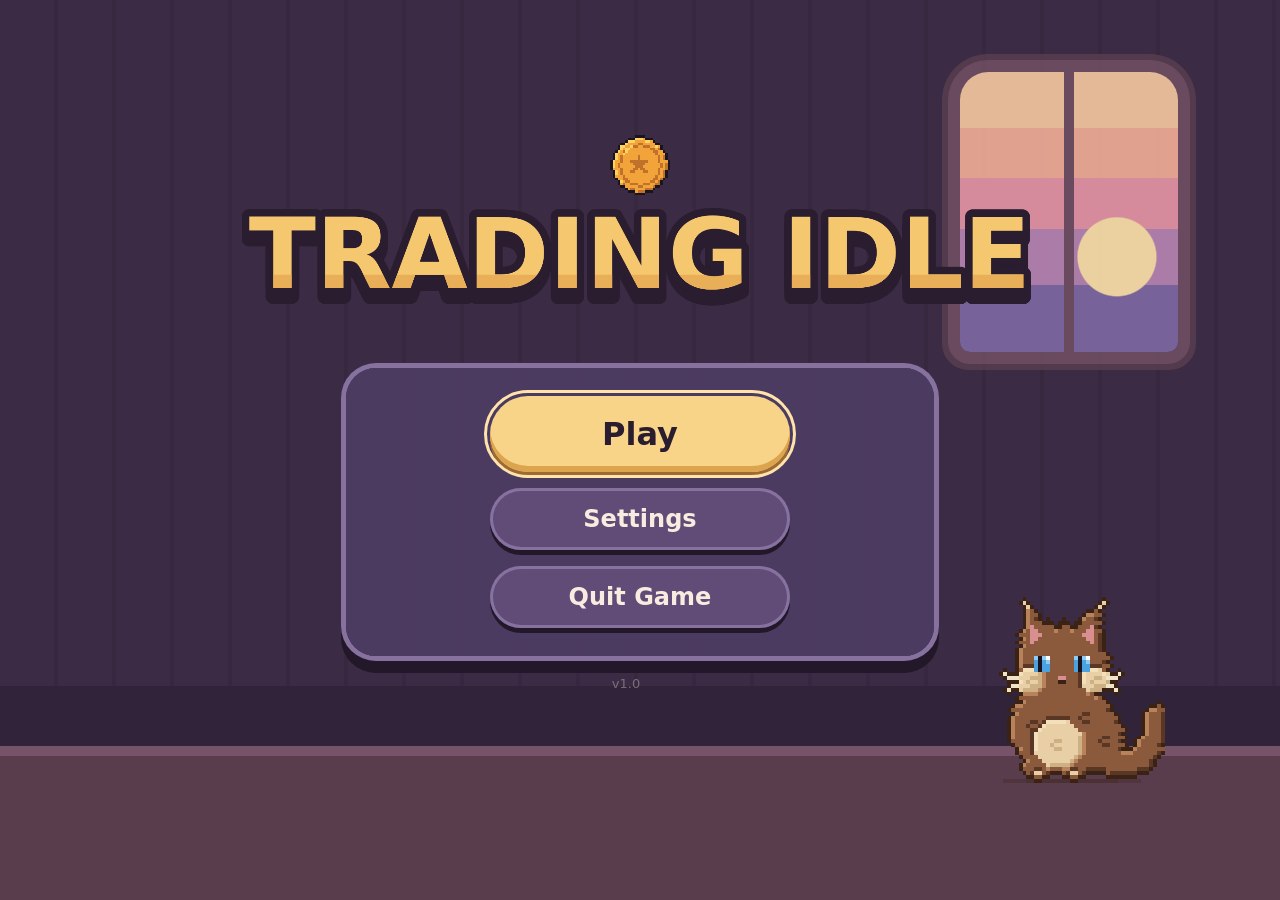
<file: tasarim/konsept-4/index.html>
<!DOCTYPE html>
<html lang="tr"><head><meta charset="utf-8">
<meta name="viewport" content="width=device-width, initial-scale=1, maximum-scale=1, user-scalable=no, viewport-fit=cover">
<meta name="apple-mobile-web-app-capable" content="yes">
<meta name="mobile-web-app-capable" content="yes">
<meta name="apple-mobile-web-app-status-bar-style" content="black-translucent">
<meta name="apple-mobile-web-app-title" content="Trading Idle">
<meta name="theme-color" content="#26283a">
<meta name="format-detection" content="telephone=no">
<link rel="apple-touch-icon" href="[data-uri]">
<link rel="icon" type="image/png" href="[data-uri]">
<title>Trading Idle</title>
<style>
@font-face{font-family:"TIDig";src:url([data-uri]) format("truetype");unicode-range:U+0024-0025,U+002B-002E,U+0030-003A}
@font-face{font-family:"TINum";src:url([data-uri]) format("truetype")}

:root{--bg:#23202B;--cl:#E8D5A8;--cl2:#DCC594;--wd:#A06A42;--wd2:#6B4128;--wd3:#C48A5E;--pn:#2B3A55;--pnd:#1E2A40;--pnl:#3F5478;--pnh:#6E80A3;--ol:#1A1420;--ac:#F2A33A;--acl:#FFD45E;--acd:#C0712A;--up:#4CD08A;--upd:#2E8F5E;--dn:#E5484D;--dnd:#A83236;--dnl:#FF8A8D;--tx:#F4EBDD;--tx2:#9AA5BD;--c0:#F2A33A;--c1:#5FB3A6;--c2:#6E8FD0;--c3:#C47A5A}
*{box-sizing:border-box}html,body{margin:0;height:100%;background:var(--bg);overflow:hidden}
body{color:var(--tx);font:400 19px/1.15 "TIDig","Pixelify Sans","TIDig","VT323",monospace;-webkit-font-smoothing:none;font-smooth:never;user-select:none}
canvas,img{image-rendering:pixelated}.ic{vertical-align:middle}
.num{font-family:"TIDig","VT323","TIDig","Pixelify Sans",monospace;font-size:24px;letter-spacing:0}
#stage{position:absolute;left:50%;top:50%;width:1600px;height:900px;transform-origin:50% 50%}
/* --- piksel kutu / buton: köşeleri kesik (eksenel gölgelerle) --- */
.pb{background:var(--pn);margin:3px;box-shadow:0 -3px 0 var(--ol),0 3px 0 var(--ol),-3px 0 0 var(--ol),3px 0 0 var(--ol),inset 3px 3px 0 var(--pnl),inset -3px -3px 0 var(--pnd)}
.pbtn{font:inherit;color:var(--tx);border:0;cursor:pointer;background:var(--pnl);margin:3px;padding:5px 12px;box-shadow:0 -3px 0 var(--ol),0 3px 0 var(--ol),-3px 0 0 var(--ol),3px 0 0 var(--ol),inset 3px 3px 0 var(--pnh),inset -3px -3px 0 var(--pn);transition:transform 90ms steps(2)}
.pbtn:hover{transform:translateY(-2px)}.pbtn:active{transform:translateY(2px);box-shadow:0 -3px 0 var(--ol),0 3px 0 var(--ol),-3px 0 0 var(--ol),3px 0 0 var(--ol),inset 3px 3px 0 var(--pn),inset -3px -3px 0 var(--pnh)}
.pbtn.ac{background:var(--ac);color:var(--ol);box-shadow:0 -3px 0 var(--ol),0 3px 0 var(--ol),-3px 0 0 var(--ol),3px 0 0 var(--ol),inset 3px 3px 0 var(--acl),inset -3px -3px 0 var(--acd)}
.pbtn.on{background:var(--up);color:var(--ol)}
[disabled],[data-dis]{cursor:not-allowed}
.sg{display:flex;gap:3px;height:16px;background:var(--ol);padding:3px}.sg i{flex:1;background:var(--pnd)}.sg i.f{background:var(--ac)}.sg.hp i.f{background:var(--up)}.sg.lo i.f{background:var(--dn)}.sg.mid i.f{background:var(--acl)}
.mx{display:inline-block;background:var(--acl);color:var(--ol);padding:0 6px;font-size:16px;margin-left:6px}
/* --- sütunlar --- */
.col{position:absolute;top:10px;height:880px;display:flex;flex-direction:column;gap:8px}
#left{left:10px;width:340px}#right{left:1250px;width:340px}
#cashp{position:relative;height:100px;background:var(--wd);margin:3px;box-shadow:0 -3px 0 var(--ol),0 3px 0 var(--ol),-3px 0 0 var(--ol),3px 0 0 var(--ol),inset 3px 3px 0 var(--wd3),inset -3px -3px 0 var(--wd2);padding:8px 10px}
#cashp::before,#cashp::after{content:'';position:absolute;top:6px;width:6px;height:6px;background:var(--wd2)}#cashp::before{left:6px}#cashp::after{right:6px}
#cico{position:absolute;left:14px;top:14px;width:72px;height:72px}
#cashv{position:absolute;left:96px;top:10px;height:40px;display:block}
#cbar{position:absolute;left:96px;right:12px;top:58px}#cnx{position:absolute;left:96px;top:78px;font-size:17px;color:var(--ol)}
#tabs{display:flex;gap:2px;padding:0 4px;height:46px;align-items:flex-end}
.tb{flex:1;font:inherit;font-size:22px;font-weight:700;border:0;cursor:pointer;color:var(--tx);background:var(--pn);margin:3px 3px 0;height:38px;box-shadow:0 -3px 0 var(--ol),-3px 0 0 var(--ol),3px 0 0 var(--ol),inset 3px 3px 0 var(--pnl)}
.tb.on{background:var(--pnl);height:46px;margin-top:0;color:var(--acl)}.tb.lk{background:var(--pnd);opacity:.7;cursor:not-allowed}.tb.unl{animation:pop .5s steps(5)}
.sign{margin:3px 6px;height:50px;line-height:50px;text-align:center;background:var(--wd);font-size:28px;font-weight:700;color:var(--acl);text-shadow:2px 2px 0 var(--ol);box-shadow:0 -3px 0 var(--ol),0 3px 0 var(--ol),-3px 0 0 var(--ol),3px 0 0 var(--ol),inset 3px 3px 0 var(--wd3),inset -3px -3px 0 var(--wd2)}
#sign.c0{border-bottom:0}#list{flex:1;min-height:0;overflow-y:auto;padding:4px 4px 10px;scrollbar-width:thin;scrollbar-color:var(--ac) var(--pnd)}
#list::-webkit-scrollbar{width:12px}#list::-webkit-scrollbar-thumb{background:var(--ac);box-shadow:inset 0 0 0 3px var(--ol)}#list::-webkit-scrollbar-track{background:var(--pnd)}
.tk{position:relative;display:flex;gap:10px;align-items:center;height:92px;margin:6px 10px;padding:8px 10px;background:var(--pn);cursor:pointer;box-shadow:0 -3px 0 var(--ol),0 3px 0 var(--ol),-3px 0 0 var(--ol),3px 0 0 var(--ol),inset 3px 3px 0 var(--pnl),inset -3px -3px 0 var(--pnd);transition:transform 100ms steps(2)}
.tk::before,.tk::after{content:'';position:absolute;top:38px;width:8px;height:14px;background:var(--bg)}.tk::before{left:-3px}.tk::after{right:-3px}
.tk:hover{transform:translateX(4px)}.tk.on{transform:translateX(10px);background:var(--pnl);box-shadow:0 -3px 0 var(--acl),0 3px 0 var(--acl),-3px 0 0 var(--acl),3px 0 0 var(--acl),inset 3px 3px 0 var(--pnh),inset -3px -3px 0 var(--pn)}
.tk .ci{width:72px;height:72px;flex:none}.tk .ptr{position:absolute;left:-34px;top:36px;width:32px;height:32px}
.tn{flex:1;min-width:0}.tn b{display:block;font-size:22px;color:var(--acl);text-shadow:2px 2px 0 var(--ol);white-space:nowrap}.tn .num{display:block;color:var(--tx);text-shadow:2px 2px 0 var(--ol);margin:1px 0 3px}
.tk.boss{background:#3B1A24;box-shadow:0 -3px 0 var(--dn),0 3px 0 var(--dn),-3px 0 0 var(--dn),3px 0 0 var(--dn),inset 3px 3px 0 var(--dnd),inset -3px -3px 0 var(--ol);animation:bossg 1s steps(2) infinite}
.tk.boss b{color:var(--dnl)}.tk .bb{position:absolute;right:10px;top:8px;background:var(--dn);color:var(--tx);font-size:16px;padding:0 6px;font-style:normal;text-shadow:none}
.tk.lk{opacity:.8;cursor:not-allowed}.tk.lk .tn b{color:var(--tx2)}.ib{font:700 18px "TIDig","Pixelify Sans";width:30px;height:30px;border:0;background:var(--pnl);color:var(--tx);cursor:pointer;box-shadow:0 -3px 0 var(--ol),0 3px 0 var(--ol),-3px 0 0 var(--ol),3px 0 0 var(--ol);margin:3px;flex:none}
.rp{margin:8px 10px;padding:8px 10px;background:#3B1A24;box-shadow:0 -3px 0 var(--dn),0 3px 0 var(--dn),-3px 0 0 var(--dn),3px 0 0 var(--dn);display:flex;flex-direction:column;gap:6px}
.rp b{font-size:20px;color:var(--dnl)}.rr{display:flex;gap:8px;align-items:center;font-size:18px}.rr small{width:124px;flex:none;font-size:16px;color:var(--tx2);white-space:nowrap}.rr .sg{flex:1}.rr .pbtn{font-size:20px;padding:0 8px;margin:2px}
/* --- sahne: sadece bilgisayar --- */
#scene{position:absolute;left:360px;top:10px;width:880px;height:880px;overflow:hidden;background:repeating-conic-gradient(var(--cl2) 0 25%,var(--cl) 0 50%) 0 0/8px 8px;box-shadow:0 0 0 3px var(--ol)}
.tedge{position:absolute;left:0;right:0;top:838px;height:42px;background:var(--wd);box-shadow:inset 0 4px 0 var(--wd3),inset 0 -8px 0 var(--wd2);background-image:repeating-linear-gradient(90deg,transparent 0 158px,var(--wd2) 158px 160px)}
.drape{position:absolute;left:0;right:0;top:832px;height:6px;background:repeating-linear-gradient(90deg,var(--ac) 0 16px,var(--acd) 16px 32px)}
#mon{position:absolute;left:18px;top:0;width:844px;height:778px;padding:16px 16px 0;background:var(--pnl);box-shadow:0 -3px 0 var(--ol),0 3px 0 var(--ol),-3px 0 0 var(--ol),3px 0 0 var(--ol),inset 3px 3px 0 var(--pnh),inset -3px -3px 0 var(--pn);z-index:2}
#mon.boss{animation:bossm .9s steps(2) infinite,bossf 1s steps(2) infinite}
#mon .sc4{position:absolute;width:8px;height:8px;background:var(--pnd);box-shadow:inset 2px 2px 0 var(--pnh)}
.swrap{width:812px;height:696px;box-shadow:0 0 0 3px var(--ol),0 0 0 6px var(--pn);background:#070C18}
.screen{position:relative;width:812px;height:696px;overflow:hidden;clip-path:inset(0 round 12px);background:#0B1322;font-family:"TIDig","VT323","TIDig","Pixelify Sans",monospace;color:#E6EEF8}
#cv{position:absolute;left:0;top:0;width:812px;height:696px;display:block}
.scan{position:absolute;inset:0;pointer-events:none;background:repeating-linear-gradient(0deg,rgba(0,0,0,.10) 0 1px,transparent 1px 3px);z-index:3}
.vig{position:absolute;inset:0;pointer-events:none;background:radial-gradient(ellipse at 50% 50%,transparent 62%,rgba(0,0,0,.42) 100%);z-index:3}
.screen.off>*:not(.dead){visibility:hidden}.dead{position:absolute;inset:0;background:#000;display:none;z-index:40}.screen.off .dead{display:block}
.tstrip,.bstrip{position:absolute;left:0;right:0;display:flex;align-items:center;gap:14px;padding:0 16px;background:rgba(9,15,29,.74);z-index:4}
.tstrip{top:34px;height:62px;border-bottom:1px solid rgba(143,160,189,.22)}.bstrip{bottom:0;height:98px;border-top:1px solid rgba(143,160,189,.22)}
.tstrip .tl,.tstrip .tr{display:flex;align-items:center;gap:12px;flex:1}.tstrip .tr{justify-content:flex-end}.tstrip .tc{flex:1.2;text-align:center;line-height:1}
#hT{font-size:48px;color:#E6EEF8;min-width:96px;white-space:nowrap}#lcdT{font-size:19px;color:#4CD08A;border:1px solid #2E8F5E;padding:1px 8px;letter-spacing:1px}
#hN{display:block;font:700 26px "TIDig","Pixelify Sans","TIDig","VT323",monospace;color:#FFD45E;letter-spacing:1px}#lcdS{font-size:19px;color:#8FA0BD;letter-spacing:2px}
#hP{font-size:46px;white-space:nowrap}
#gear{width:44px;height:44px;padding:0;background:rgba(143,160,189,.12);border:1px solid rgba(143,160,189,.4);border-radius:8px;cursor:pointer}#gear:hover{background:rgba(76,208,138,.2)}#gear canvas{width:30px;height:30px;display:block;margin:6px}
#lvr{display:flex;gap:6px;align-items:center;font-size:21px;color:#8FA0BD;flex:none}#lvr .pbtn{margin:0;padding:2px 12px;font:400 26px "TIDig","VT323",monospace;color:#E6EEF8;background:rgba(143,160,189,.14);border:1px solid rgba(143,160,189,.45);border-radius:6px;box-shadow:none}
#lvr .pbtn.ac{background:#F2A33A;color:#1A1420;border-color:#FFD45E}#lvr .pbtn:hover{transform:none;border-color:#FFD45E}
#note{flex:1;font-size:23px;line-height:1.02;color:#8FA0BD;overflow:hidden;max-height:62px;padding:0 6px}
#main{position:relative;flex:none;width:270px;height:70px;border:2px solid #FFD45E;border-radius:8px;cursor:pointer;background:#F2A33A;color:#1A1420;font:400 36px "TIDig","VT323",monospace;letter-spacing:1px;box-shadow:0 5px 0 #C0712A,0 0 18px rgba(242,163,58,.45);transition:transform 70ms steps(1);padding:0 12px;overflow:hidden;white-space:nowrap}
#main:active,#main.down{transform:translateY(4px);box-shadow:0 1px 0 #C0712A,0 0 12px rgba(242,163,58,.4)}
#main.buy{background:#4CD08A;border-color:#8BE8B4;box-shadow:0 5px 0 #2E8F5E,0 0 18px rgba(76,208,138,.5)}#main.sell{background:#E5484D;border-color:#FF8A8D;color:#F4EBDD;box-shadow:0 5px 0 #A83236,0 0 18px rgba(229,72,77,.5)}
#main:disabled{background:#3F5478;border-color:#6E80A3;color:#9AA5BD;box-shadow:0 5px 0 #2B3A55;cursor:not-allowed}
#led{position:absolute;left:8px;top:8px;width:12px;height:12px;border-radius:50%;background:#2B3A55}#led.on{background:#4CD08A;box-shadow:0 0 10px #4CD08A;animation:blink 1s steps(2) infinite}
#rcpt{position:absolute;right:0;top:78px;width:286px;z-index:5;pointer-events:none;overflow:hidden;height:420px}
#receipt{position:absolute;right:0;top:0;width:276px;background:rgba(10,18,34,.88);border:1px solid rgba(76,208,138,.55);border-right:0;border-radius:10px 0 0 10px;padding:12px 16px;font-size:23px;line-height:1.05;transform:translateX(105%);pointer-events:auto;cursor:pointer;box-shadow:0 0 22px rgba(76,208,138,.18)}
#receipt.out{animation:rin .45s steps(9) forwards}#receipt h3{margin:0 0 6px;font:700 26px "TIDig","Pixelify Sans";text-align:center;letter-spacing:1px}
#receipt .rw{display:flex;justify-content:space-between;gap:8px;border-top:1px solid rgba(143,160,189,.25);padding:4px 0}#receipt .rw>span:last-child{white-space:nowrap}#receipt .up{color:#4CD08A}#receipt .dn{color:#E5484D}
.chin{height:62px;display:flex;align-items:center;justify-content:center;gap:16px}.chin span{font:700 18px "TIDig","Pixelify Sans";color:var(--pnh);letter-spacing:3px;background:var(--pn);padding:3px 14px;box-shadow:0 0 0 3px var(--ol)}.pled{width:10px;height:10px;background:var(--up);box-shadow:0 0 0 3px var(--ol)}
.stand{position:absolute;background:var(--pn);z-index:1;box-shadow:0 -3px 0 var(--ol),3px 0 0 var(--ol),-3px 0 0 var(--ol),0 3px 0 var(--ol),inset 3px 3px 0 var(--pnl)}.stand.n{left:360px;top:778px;width:160px;height:40px}.stand.f{left:290px;top:814px;width:300px;height:18px}
#scene .coinp{position:absolute}
#mon.fall{animation:mfall 1.5s steps(15) forwards!important}
@keyframes mfall{0%{transform:translate(0,0) rotate(0)}30%{transform:translate(0,20px) rotate(-2deg)}100%{transform:translate(-60px,1100px) rotate(-24deg)}}
.fl2{position:absolute;inset:0;background:var(--dn);opacity:0;z-index:7;pointer-events:none}.fl2.on{animation:flsh .3s steps(3)}
@keyframes rin{to{transform:translateX(0)}}
/* --- alt paneller: sol mama, sağ kedi --- */
.botp{position:relative;height:230px;flex:none;margin:3px;overflow:hidden;background:repeating-conic-gradient(var(--cl2) 0 25%,var(--cl) 0 50%) 0 0/8px 8px;box-shadow:0 -3px 0 var(--ol),0 3px 0 var(--ol),-3px 0 0 var(--ol),3px 0 0 var(--ol)}
.botp .shelf{position:absolute;left:0;right:0;bottom:0;height:30px;background:var(--wd);box-shadow:inset 0 4px 0 var(--wd3),inset 0 -6px 0 var(--wd2)}
.botp .cap{position:absolute;left:10px;top:8px;font-size:17px;color:var(--wd2);font-weight:700;letter-spacing:1px}
.obj2{position:absolute;bottom:26px;line-height:0}.obj2 canvas{display:block}
#foodw{left:18px;cursor:grab;touch-action:none}#sackw{left:150px;cursor:grab;touch-action:none;display:none}#sackw.on{display:block}
#catw{left:16px}#bowl{position:absolute;left:176px;bottom:26px;line-height:0}#bowl.hot canvas{outline:4px solid var(--acl)}#bowl canvas{display:block}
#dbar{position:absolute;left:176px;bottom:84px;width:96px;display:none}#dbar.on{display:block}
#fl{position:fixed;z-index:50;pointer-events:none;display:none}
/* --- mağaza: mantar pano --- */
#msign{height:56px;line-height:56px}
#shop{flex:1;min-height:0;display:flex;flex-direction:column;gap:10px;padding:14px 12px;overflow-y:auto;scrollbar-width:thin;scrollbar-color:var(--ac) var(--pnd);margin:3px;background:var(--wd);background-image:repeating-conic-gradient(var(--wd2) 0 25%,transparent 0 50%);background-size:6px 6px;box-shadow:0 -3px 0 var(--ol),0 3px 0 var(--ol),-3px 0 0 var(--ol),3px 0 0 var(--ol),inset 6px 6px 0 var(--wd3),inset -6px -6px 0 var(--wd2)}
.sc{position:relative;flex:none;min-height:88px;display:flex;align-items:center;gap:10px;padding:6px 10px;background:var(--pn);cursor:pointer;box-shadow:0 -3px 0 var(--ol),0 3px 0 var(--ol),-3px 0 0 var(--ol),3px 0 0 var(--ol),inset 3px 3px 0 var(--pnl),inset -3px -3px 0 var(--pnd)}
.sc::before{content:'';position:absolute;left:50%;top:-8px;width:8px;height:8px;background:var(--dn);box-shadow:0 0 0 2px var(--ol),inset 2px 2px 0 var(--dnl);margin-left:-4px}
.sc .si{width:48px;flex:none;line-height:0;transition:transform 120ms steps(3)}.sc.hop .si{animation:hop .45s steps(4)}
.sm{flex:1;min-width:0}.sm b{display:block;font-weight:400;font-size:18px;letter-spacing:-.3px;color:var(--tx);text-shadow:2px 2px 0 var(--ol);white-space:nowrap;overflow:hidden}.sm .st{display:block;color:var(--tx2);font-size:20px;line-height:.9}
.sc .sg{height:14px;margin-top:2px}.sb{flex:none;text-align:right}
.go{font-family:"TIDig","VT323",monospace;font-size:26px;background:none;border:0;color:var(--acl);cursor:pointer;padding:2px 4px;text-shadow:2px 2px 0 var(--ol);font-weight:400}
.sc.can .go{animation:pulse 1s steps(2) infinite}.go[data-dis]{color:var(--dnl)}
.sc.na{opacity:.5;filter:grayscale(1)}.sc .nal{position:absolute;right:8px;top:6px;width:32px;height:32px}
.sc.fin{box-shadow:0 -3px 0 var(--acl),0 3px 0 var(--acl),-3px 0 0 var(--acl),3px 0 0 var(--acl),inset 3px 3px 0 var(--pnh),inset -3px -3px 0 var(--pnd);animation:gold 1s steps(2) infinite}
.sc.flash{animation:flash .5s steps(4)}.sp2{position:absolute;width:8px;height:8px;background:var(--acl);box-shadow:0 0 0 2px var(--ol);pointer-events:none;animation:spk .7s steps(6) forwards}
.sw{font:700 17px "TIDig","Pixelify Sans";width:84px;height:30px;border:0;cursor:pointer;color:var(--tx);background:var(--pnd);box-shadow:0 0 0 3px var(--ol);position:relative;text-align:right;padding:0 8px}
.sw i{position:absolute;left:3px;top:3px;width:24px;height:24px;background:var(--tx2)}.sw.on{background:var(--upd);text-align:left;padding-left:34px;color:var(--ol)}.sw.on i{left:57px;background:var(--up)}
#shop::-webkit-scrollbar{width:12px}#shop::-webkit-scrollbar-thumb{background:var(--ac);box-shadow:inset 0 0 0 3px var(--ol)}#shop::-webkit-scrollbar-track{background:var(--pnd)}
.sc.bob{flex-direction:column;align-items:stretch;gap:8px;padding:10px 12px}.bh{display:flex;align-items:center;gap:10px}.bh .sm{flex:1}.br{display:flex;align-items:center;gap:8px;min-height:30px}.br small{width:106px;flex:none;font-size:16px;color:var(--tx2);white-space:nowrap}.br .sg{flex:1}.br .pbtn{margin:0 0 0 2px;padding:2px 8px}.br.en{cursor:pointer}.br.en small{width:62px}.br.en .sg{min-width:96px}.br.en .num{width:58px;text-align:right;font-size:22px;white-space:nowrap}
.tn .num{white-space:nowrap;overflow:hidden}.sc .st{white-space:nowrap;overflow:hidden}.go{max-width:112px;overflow:hidden;white-space:nowrap}.sb{display:flex;flex-direction:column;align-items:flex-end;gap:4px}
.tk.boss{margin-top:24px}.tk.boss.lk{background:#2E2230;box-shadow:0 -3px 0 #7A3A44,0 3px 0 #7A3A44,-3px 0 0 #7A3A44,3px 0 0 #7A3A44,inset 3px 3px 0 #4A2A38,inset -3px -3px 0 var(--ol);animation:none;opacity:1}.tk.boss.lk .tn b{color:#C98A90}

/* --- v14: paneller --- */
.botp .wall{position:absolute;left:0;top:0;width:336px;height:200px;image-rendering:pixelated}
.botp .cap{z-index:2;background:rgba(244,235,221,.75);padding:0 6px}
#catw{left:4px;z-index:2}#bowl{left:204px;bottom:24px;z-index:2}#dbar{left:210px;bottom:86px;z-index:4}
#pour{position:absolute;left:0;top:0;width:336px;height:226px;pointer-events:none;z-index:3;image-rendering:pixelated}
#foodw{left:14px;z-index:2}#sackw{left:156px;z-index:2}
#purr{position:absolute;left:96px;top:30px;z-index:4;pointer-events:none}#purr i{position:absolute;font:700 22px "TIDig","Pixelify Sans";color:#E5484D;text-shadow:2px 2px 0 var(--ol);animation:purr 2.2s steps(11) forwards;font-style:normal}
@keyframes purr{0%{transform:translate(0,0);opacity:1}100%{transform:translate(12px,-44px);opacity:0}}
#fl.tilt canvas{transform:rotate(-12deg)}#fl.pour canvas{transform:rotate(-58deg)}#fl canvas{transition:transform 120ms steps(3)}
#flsh{position:fixed;z-index:49;pointer-events:none;display:none;height:14px;background:repeating-conic-gradient(#1A1420 0 25%,transparent 0 50%) 0 0/6px 6px;opacity:.55}
/* --- v14: ekran ölçüsü değişken (bilgisayar sv2) --- */
#mon .chin span.l2{display:none}
#mon.pc2{left:2px;top:0;width:876px;height:846px;padding:6px 6px 0;background:#2A3142;box-shadow:0 -2px 0 var(--ol),0 2px 0 var(--ol),-2px 0 0 var(--ol),2px 0 0 var(--ol),inset 0 2px 0 #6EC8F0,inset 0 -2px 0 #1E2433}
#mon.pc2 .sc4{display:none}#mon.pc2 .swrap,#mon.pc2 .screen,#mon.pc2 #cv{width:864px;height:818px}#mon.pc2 .swrap{box-shadow:0 0 0 2px #10141E}
#mon.pc2 .chin{height:22px;gap:10px;background:none}#mon.pc2 .chin .pled{display:none}#mon.pc2 .chin span{display:none}#mon.pc2 .chin span.l2{display:block;background:none;box-shadow:none;color:#6EC8F0;font-size:15px;letter-spacing:4px;padding:0}
#mon.pc2 .chin::before,#mon.pc2 .chin::after{content:'';flex:1;height:2px;background:#6EC8F0;opacity:.8}
#scene.pc2 .stand.n{left:420px;top:846px;width:40px;height:8px;background:#9AA5BD;box-shadow:0 0 0 2px var(--ol),inset 2px 0 0 #F4EBDD}#scene.pc2 .stand.f{left:340px;top:854px;width:200px;height:5px;background:#9AA5BD;box-shadow:0 0 0 2px var(--ol),inset 0 2px 0 #F4EBDD}
#scene.pc2 .tedge{top:862px;height:18px}#scene.pc2 .drape{top:860px;height:2px}
.boot{animation:boot .7s steps(10)}@keyframes boot{0%{transform:scaleY(.02);filter:brightness(3)}50%{transform:scaleY(.06);filter:brightness(2)}100%{transform:scaleY(1);filter:none}}
.spark{position:absolute;width:8px;height:8px;background:#6EC8F0;box-shadow:0 0 0 2px var(--ol);z-index:9;pointer-events:none;animation:spk .8s steps(6) forwards}
/* --- v15: ekran sistem çubuğu (sekmeler + ayarlar) --- */
.osbar{position:absolute;left:0;right:0;top:0;height:34px;display:flex;align-items:center;gap:8px;padding:0 8px;background:#060A14;border-bottom:1px solid rgba(110,200,240,.35);z-index:6;font-family:"TIDig","VT323",monospace}
.osbar .os{color:#6EC8F0;font-size:20px;letter-spacing:2px;margin-right:6px}.osbar .tabs{display:none;gap:4px}.osbar .tabs.on{display:flex}
.osbar .tabs button{font:400 21px "TIDig","VT323",monospace;letter-spacing:1px;border:1px solid rgba(110,200,240,.4);border-radius:5px;cursor:pointer;color:#8FA0BD;background:transparent;padding:0 12px;height:26px}
.osbar .tabs button.on{color:#06121C;background:#6EC8F0;border-color:#6EC8F0}.osbar .tabs button:hover{color:#E6EEF8}
.osbar .sp{flex:1}.osbar .gearb{width:30px;height:26px;padding:0;background:rgba(143,160,189,.12);border:1px solid rgba(143,160,189,.4);border-radius:6px;cursor:pointer}.osbar .gearb canvas{width:20px;height:20px;display:block;margin:2px auto}.osbar .gearb:hover{background:rgba(76,208,138,.25)}
/* --- v15: otomasyon merkezi (tüm orta alan) --- */
#auto{position:absolute;inset:0;z-index:5;display:none;background:#0B0F1A;background-image:repeating-linear-gradient(0deg,transparent 0 31px,#111829 31px 32px)}#auto.on{display:block}
#auto .osbar{position:absolute}
#agrid{position:absolute;left:8px;right:8px;top:42px;bottom:8px;display:grid;grid-template-columns:repeat(4,1fr);grid-template-rows:repeat(4,1fr);gap:8px}
.tile{position:relative;background:#05070D;box-shadow:0 0 0 2px var(--ol),0 0 0 4px #6EC8F0;cursor:pointer}.tile:nth-child(odd){box-shadow:0 0 0 2px var(--ol),0 0 0 4px #B36EF0}
.tile canvas{position:absolute;inset:0;width:100%;height:100%;display:block}.tile.add{box-shadow:0 0 0 2px var(--ol),0 0 0 4px #FFD45E;animation:gold 1.2s steps(2) infinite}.tile.lock{cursor:default;opacity:.55}
/* --- v14: robot deposu --- */
#robsec .rsign{margin:14px 0 6px;height:44px;line-height:44px;font-size:22px}
.rc{position:relative;margin:8px 0;padding:8px 10px;background:var(--pn);box-shadow:0 -3px 0 var(--ol),0 3px 0 var(--ol),-3px 0 0 var(--ol),3px 0 0 var(--ol),inset 3px 3px 0 var(--pnl),inset -3px -3px 0 var(--pnd);display:flex;flex-direction:column;gap:6px}
.rc .rh{display:flex;gap:8px;align-items:center}.rc .rh img{width:48px;height:48px;image-rendering:pixelated;flex:none}.rc .rh b{font-size:20px;color:var(--acl);text-shadow:2px 2px 0 var(--ol)}
.rc select{font:400 20px "TIDig","VT323",monospace;background:var(--pnd);color:var(--tx);border:0;box-shadow:0 0 0 3px var(--ol);padding:2px 4px;max-width:150px}
.rc .rs{display:grid;grid-template-columns:1fr 1fr;gap:2px 8px;font-size:16px;color:var(--tx2)}.rc .rs b{color:var(--tx);font-weight:400;font-family:"TIDig","VT323",monospace;font-size:20px}
.rc .rhist{display:flex;gap:3px}.rc .rhist i{flex:1;height:14px;background:var(--pnd);box-shadow:0 0 0 2px var(--ol)}.rc .rhist i.u{background:var(--up)}.rc .rhist i.d{background:var(--dn)}
.sc .sg.vol{height:24px}.sg.vol i{font:400 16px/18px "TIDig","VT323",monospace;color:var(--tx2);text-align:center}.sg.vol i.f{color:#1A1420}.sc.glow{animation:gold 1s steps(2) infinite}
/* --- v15: karartma + spot ışığı --- */
#spot{position:fixed;inset:0;z-index:95;display:none}#spot.on{display:block}#spot.light{pointer-events:none}
#spot .hole{position:fixed;box-shadow:0 0 0 9999px rgba(10,8,16,.74);outline:4px solid #FFD45E;outline-offset:2px;animation:spotp 1s steps(2) infinite}#spot.light .hole{box-shadow:0 0 0 9999px rgba(10,8,16,.42)}
#spot .msg{position:fixed;background:var(--ol);color:var(--acl);font:700 22px "TIDig","Pixelify Sans";padding:8px 14px;box-shadow:0 0 0 3px var(--acl);max-width:420px;text-align:center}
@keyframes spotp{50%{outline-color:#F4EBDD}}
.sc.lk{opacity:.62;cursor:default}.sc.lk .sm b{color:var(--tx2)}
#bigsack{position:fixed;z-index:88;left:50%;top:50%;transform:translate(-50%,-50%);cursor:grab;touch-action:none;display:none}#bigsack.on{display:block}#bigsack.fly{animation:sfly 1.1s steps(11)}
#bigsack canvas{display:block}#bigsack .hint{position:absolute;left:50%;top:100%;transform:translateX(-50%);white-space:nowrap;margin-top:10px;background:var(--ol);color:var(--acl);font:700 24px "TIDig","Pixelify Sans";padding:6px 14px;box-shadow:0 0 0 3px var(--acl)}
#bigsack.drag .hint{display:none}#sdim{position:fixed;inset:0;z-index:87;background:rgba(10,8,16,.45);display:none;pointer-events:none}#sdim.on{display:block}
@keyframes sfly{0%{transform:translate(-50%,-260%) rotate(-25deg)}70%{transform:translate(-50%,-40%) rotate(6deg)}85%{transform:translate(-50%,-56%) rotate(-3deg)}100%{transform:translate(-50%,-50%)}}
.rc .br small{width:150px}
#scene .modal.on,.modal.on{display:grid}
/* --- v16: bölüm başlıkları + kaydırma ipucu --- */
.shd{display:block;width:100%;margin:6px 0 -2px;padding:0 4px;font:700 15px "TIDig","Pixelify Sans",monospace;letter-spacing:2px;color:#F4EBDD;text-align:left;background:none;border:0;text-shadow:2px 2px 0 var(--ol)}
.sbt{cursor:pointer}.sbt i{font-style:normal;color:var(--acl)}
#right{position:absolute}#shint{position:absolute;left:50%;bottom:246px;transform:translateX(-50%);z-index:5;display:none;font:700 16px "TIDig","Pixelify Sans";color:#efe3c8;background:#1c2c4d;padding:0 10px;box-shadow:0 0 0 2px #6B4128;pointer-events:none}#shint.on{display:block}
.sg i{transition:background-color .2s steps(2)}
/* --- v16: ARAYÜZ KONFORU "Yumuşak" (varsayılan) — yalnızca sol ve sağ sütun; ana grafik etkilenmez --- */
body.soft #left,body.soft #right{--pn:#1c2c4d;--pnl:#243759;--pnd:#17243f;--pnh:#2c4268;--tx:#efe3c8;--tx2:#b9b2a0;--ac:#d9a35c;--acl:#e2b677;--acd:#a97c43;--up:#6fb88a;--upd:#4f8f68;--dn:#c96a5e;--dnl:#d98b80;letter-spacing:1px}
body.soft #left .num,body.soft #right .num,body.soft #right .go,body.soft .rc select,body.soft .rc .rs b,body.soft .sg.vol i{font-family:"TIDig","Pixelify Sans",monospace;font-size:17px;letter-spacing:1px}
body.soft #right .go{font-size:19px;color:var(--acl);text-shadow:none}body.soft #right .go[data-dis]{color:var(--tx2)}
body.soft .sg{background:#13203a;padding:2px;gap:2px;height:12px}body.soft .sg i{background:#22324f}body.soft .sg i.f{background:var(--ac)}body.soft .sg.hp i.f{background:var(--up)}body.soft .sg.vol{height:22px}body.soft .sg.vol i.f{color:#1c2c4d}
body.soft .sc::before{display:none}
body.soft #shop{background:#2a211b;background-image:none;box-shadow:0 0 0 2px #6B4128,0 0 0 4px var(--ol);gap:8px;padding:10px 10px 14px}
body.soft .sc{padding:10px 12px;min-height:84px;box-shadow:0 0 0 2px var(--ol),inset 0 0 0 1px #243759}
body.soft .sc.can{box-shadow:0 0 0 2px var(--ac),inset 0 0 0 1px #2c4268}body.soft .sc.can .go,body.soft .sc.fin,body.soft .sc.glow,body.soft .tk.boss,body.soft .tb.unl{animation:none}
body.soft .sc.poor,body.soft .sc.lk{opacity:.65}body.soft .sc.fin{box-shadow:0 0 0 2px #b8955a}
body.soft .mx{background:var(--up);color:#10261a;font-size:13px;padding:0 5px;letter-spacing:1px}
body.soft .sm .st{font-size:15px;color:var(--tx2);line-height:1.3}body.soft .sm b{font-size:17px;line-height:1.3;padding-top:2px}.sm b,.tn b{line-height:1.3}
body.soft .tk{margin:8px 10px;padding:10px 12px;box-shadow:0 0 0 2px var(--ol),inset 0 0 0 1px #243759}body.soft .tk::before,body.soft .tk::after{background:#1A1420}
body.soft .tk.on{transform:translateX(6px);background:#28406a;box-shadow:0 0 0 2px var(--ac)}body.soft .tk .ptr{width:18px;height:18px;left:-22px;top:44px;filter:saturate(.4)}
body.soft .tk .sg{height:10px}body.soft .tn b{color:#e8c48a;text-shadow:none}body.soft .tn .num{text-shadow:none}
body.soft .tk.boss{background:#2c2236;box-shadow:0 0 0 2px #8a4a4a}body.soft .tk.boss b{color:#d9a0a0}body.soft .tk .bb{background:#8a4a4a;font-size:13px}
body.soft .sign{color:#e8c48a;text-shadow:2px 2px 0 var(--ol)}body.soft #cnx{font-size:15px}body.soft .rr small,body.soft .br small{color:var(--tx2);font-size:14px}
body.soft .sc.bob .sg{height:10px}body.soft .rc{box-shadow:0 0 0 2px var(--ol),inset 0 0 0 1px #243759;padding:10px 12px}
/* --- v17: Bobby paneli --- */
#foodp canvas{image-rendering:pixelated}
#kennel{position:absolute;left:16px;bottom:30px;z-index:1}#dogc{position:absolute;left:4px;bottom:22px;z-index:2;transform-origin:30% 100%}
#dbowl{position:absolute;left:160px;bottom:26px;z-index:2}#dbowl.hot{outline:3px solid #f2c14e}
#foodw{left:auto;right:8px;top:8px;bottom:auto;z-index:3}
#bonebtn{position:absolute;right:8px;top:118px;z-index:3;display:flex;align-items:center;gap:6px;padding:4px 8px;border:0;cursor:pointer;background:#3b2f26;color:#efe3c8;font:700 13px "TIDig","Pixelify Sans",monospace;letter-spacing:1px;box-shadow:0 0 0 2px #3a2214;touch-action:none}
#bonebtn:hover{background:#4a3a2e}#bonebtn.dis{opacity:.5}#bonebtn canvas{width:28px;height:16px}
#pbar{position:absolute;left:8px;right:8px;bottom:5px;height:20px;display:flex;align-items:center;gap:6px;z-index:3}#pbar canvas{width:28px;height:16px;flex:none}
#pbs{width:70%;height:16px;flex:none;background:#3b2f26;padding:2px;gap:2px;box-shadow:0 0 0 2px #3a2214}#pbs i{background:#2e241c;transition:background-color .2s steps(2)}
#pbs.yl i.f{background:#f2c14e;box-shadow:inset 0 1px 0 #fbe08c}#pbs.lo i.f{background:#e08a3c;box-shadow:inset 0 1px 0 #f2b070}#pbs.lo{animation:pbp 1.5s steps(2) infinite}
@keyframes pbp{50%{box-shadow:0 0 0 2px #8a4a20}}
#ptime{font:700 14px "TIDig","Pixelify Sans",monospace;color:#fff4dc;text-shadow:2px 2px 0 #3a2214;white-space:nowrap;letter-spacing:1px}
#bbub{position:absolute;left:118px;top:22px;z-index:5;display:none;background:#fff4dc;color:#3a2214;font:700 15px "TIDig","Pixelify Sans",monospace;padding:2px 8px;box-shadow:0 0 0 2px #3a2214;line-height:18px}#bbub.on{display:block}#bbub img{display:block;image-rendering:pixelated}
#bbub::after{content:'';position:absolute;left:8px;bottom:-6px;width:6px;height:4px;background:#fff4dc;box-shadow:2px 2px 0 #3a2214}
#pac{position:absolute;left:96px;bottom:30px;z-index:5;display:none;background:#e08a3c;color:#2b1d16;font:700 14px "TIDig","Pixelify Sans";padding:0 6px;box-shadow:0 0 0 2px #3a2214}#pac.on{display:block}
#fbone{position:absolute;z-index:6;display:none;width:28px;height:16px;pointer-events:none}
/* --- v20: piyasa haberi bandı (ekranda) --- */
#news{position:absolute;left:0;right:0;top:34px;height:44px;z-index:7;display:flex;align-items:center;gap:12px;padding:0 14px;background:#7a1c22;color:#F4EBDD;font:400 24px "TIDig","VT323",monospace;border-bottom:2px solid #E5484D;transform:translateY(-120%);visibility:hidden}
#news span{white-space:nowrap;overflow:hidden;text-overflow:ellipsis;min-width:0;flex:1}#news b{white-space:nowrap;flex:none}#news.on{visibility:visible;animation:newsin .35s steps(5) forwards}#news b{background:#E5484D;color:#1A1420;font:700 17px "TIDig","Pixelify Sans",monospace;letter-spacing:2px;padding:2px 8px;animation:blink 1s steps(2) infinite}
@keyframes newsin{to{transform:translateY(0)}}
#agrid{grid-template-columns:repeat(2,1fr)!important;grid-template-rows:repeat(2,1fr)!important}
/* --- v30: sayılar için tek pixel rakam seti (5x7, tam sayı ölçek: 20px = 2x, 50px = 5x) --- */
body{font-synthesis:none}
.num,.go,#hT,#hP,#ptime,#bobt,.rc .rs b,#receipt .rw>span:last-child,.br.en .num,#lvr .pbtn{font-family:"TINum","TIDig","VT323",monospace!important;letter-spacing:0!important;font-weight:400!important}
.num,.go,.rc .rs b,#receipt .rw>span:last-child,#bobt,body.soft #left .num,body.soft #right .num,body.soft #right .go{font-size:20px!important}
#hT,#hP{font-size:50px!important}#ptime{font-size:20px!important}#cnx{font-size:20px!important}#lvr .pbtn{font-size:20px!important}
/* --- v30: boss ekranı: titreme/dış yanıp sönme yok; ekranın İÇ kenarında sabit kırmızı şerit (yumuşatmasız basamaklar) --- */
#mon.boss{animation:none!important}
.screen.bossin::before{content:'';position:absolute;inset:0;pointer-events:none;z-index:6;box-shadow:inset 0 0 0 3px #c0453f,inset 0 0 0 6px rgba(192,69,63,.22),inset 0 0 0 10px rgba(192,69,63,.12),inset 0 0 0 16px rgba(192,69,63,.06)}
#siren{position:absolute;left:50%;top:0;transform:translateX(-50%);z-index:8;width:60px;height:36px;image-rendering:pixelated;pointer-events:none}
#hN{white-space:nowrap;overflow:hidden;text-overflow:ellipsis;max-width:100%}.tstrip .tc{min-width:0}
.n{font-family:"TINum","TIDig","VT323",monospace!important;letter-spacing:0!important;font-weight:400!important}
.ft,.pl{font-family:"TINum","TIDig","VT323",monospace!important}
/* =====================================================================
   v32: ORTAK ODA — sayfanın tamamında tek krem duvar (tek desen, dikişsiz), kesintisiz ahşap zemin,
   kutusuz sütunlar ve hayvan alanları, her öğede aynı yöne düşen koyu kahve %25 pixel gölge.
   Palet: duvar #eadcb6/#e2d1a8, zemin #a86c3c/#8a5530, kenar #F2A33A, lacivert kartlar, kırmızı/altın vurgu.
   ===================================================================== */
html,body{background:repeating-conic-gradient(#e2d1a8 0 25%,#eadcb6 0 50%) 0 0/8px 8px!important}
#stage,#scene,#left,#right{background:none!important}
#scene{box-shadow:none!important}#scene .tedge,#scene .drape,#scene .leg{display:none!important}
.floor{position:absolute;left:0;right:0;top:870px;height:30px;z-index:0;background:#a86c3c;box-shadow:inset 0 -6px 0 #8a5530;background-image:repeating-linear-gradient(90deg,transparent 0 158px,#8a5530 158px 160px)}
.floor::before{content:'';position:absolute;left:0;right:0;top:-4px;height:4px;background:#F2A33A}
.floor.f2{display:none}#stage.portrait .floor.f2{display:block;top:1760px}#stage.portrait .floor.f1{top:870px}
.col{z-index:1}#scene{z-index:1}
/* bilgisayar ayağı zemine kadar */
.stand.n{height:66px!important}.stand.f{top:842px!important;height:18px!important}
#scene.pc2 .stand.n{height:8px!important}#scene.pc2 .stand.f{top:854px!important;height:6px!important}
/* kutular kalkar: liste ve mağaza doğrudan krem duvarda */
#list,#shop,body.soft #shop{background:none!important;background-image:none!important;box-shadow:none!important}
#shint{background:none!important;box-shadow:none!important;color:#8a5530!important;font-size:18px!important}
.shd{color:#5a3724!important;text-shadow:none!important}.sbt i{color:#a86c3c!important}
/* ortak pixel gölge (sağ-alta, iki katman = iki ton, yumuşatmasız) */
.tk,.sc,.rc,#cashp,.sign,.tb,#mon{filter:drop-shadow(3px 3px 0 rgba(58,34,20,.25)) drop-shadow(2px 2px 0 rgba(58,34,20,.25))}
.sc.na{filter:grayscale(1) drop-shadow(3px 3px 0 rgba(58,34,20,.25))}
.tk::before,.tk::after{display:none!important}
/* hayvan alanları: kutu/çerçeve yok, zemin ortak */
.botp,#foodp,#catp{background:none!important;box-shadow:none!important;overflow:visible!important}
.botp .shelf{display:none!important}
.botp .cap{background:none!important;color:#8a5530!important;font-size:14px!important;letter-spacing:2px;top:6px}
#dogc{bottom:10px!important}#kennel{bottom:17px!important}#dbowl{bottom:15px!important}
#catw{bottom:11px!important}#bowl{bottom:15px!important}#pbar{bottom:-8px!important}
#ptime{color:#fff4dc!important}
/* =====================================================================
   v33: SOL/SAĞ GRUP ÇERÇEVESİ — yerleşimi etkilemeyen katman (::before, negatif inset, z kartların altında)
   çizgi 2 px #4a2e1a, 2 px kesik köşe, iç boşluk 6 px, sağ/alt 2 px düz gölge (koyu kahve %25)
   ===================================================================== */
#left::before,#right::before{content:'';position:absolute;left:-3px;right:-3px;top:-3px;bottom:var(--fb,238px);pointer-events:none;z-index:-1;
 box-shadow:0 -2px 0 #4a2e1a,0 2px 0 #4a2e1a,-2px 0 0 #4a2e1a,2px 0 0 #4a2e1a,4px 2px 0 rgba(58,34,20,.25),2px 4px 0 rgba(58,34,20,.25)}
/* --- v33: gerçek satın alma butonları --- */
#right .go,#right .go[data-dis],body.soft #right .go{display:inline-flex!important;align-items:center;justify-content:flex-end;gap:6px;width:96px;min-width:96px;max-width:96px;height:28px;padding:0 8px!important;margin:0 2px 2px 0;
 border:0;border-radius:0;cursor:pointer;background:#d9a35c;color:#3a2214!important;text-shadow:none!important;font-size:18px!important;box-shadow:inset 0 -2px 0 #a8743a,0 0 0 2px #3a2214;animation:none!important;overflow:hidden;white-space:nowrap;transition:none}
#right .go:hover{background:#e3b878}#right .go:active{transform:translateY(2px);box-shadow:0 0 0 2px #3a2214}
#right .go[data-dis]{background:#3a4a6a!important;color:#9fb0cc!important;cursor:not-allowed;box-shadow:inset 0 -2px 0 #2a3650,0 0 0 2px #1a1420}#right .go[data-dis]:active{transform:none}
#right .go.nope{box-shadow:inset 0 -2px 0 #2a3650,0 0 0 2px #c0453f!important}
#right .go:focus-visible,.mbtn:focus-visible,.info:focus-visible{outline:2px solid #efe3c8;outline-offset:2px}
#right .go i.up{flex:none;width:2px;height:2px;margin:0 8px 6px 0;box-shadow:4px 0 0,2px 2px 0,4px 2px 0,6px 2px 0,0 4px 0,2px 4px 0,4px 4px 0,6px 4px 0,8px 4px 0}
#right .go.lockb{background:#3a4a6a!important;cursor:not-allowed;justify-content:center}#right .go.lockb img{width:20px;height:20px}
#right .sc.flash .go span{color:#2e7d4f}.sc.can{box-shadow:inherit}
#right .mx{display:inline-block;background:#6fb88a;color:#10261a;font-size:13px;padding:2px 6px;margin:0}
/* --- v33: "i" bilgi ikonu (yalnız açıklama gereken kartlarda), küçük ipucu --- */
.info{position:absolute;top:8px;right:8px;width:16px;height:16px;padding:0;border:0;background:#3f5478;color:#efe3c8;font:700 10px/16px "Pixelify Sans",monospace;overflow:hidden;text-align:center;cursor:help;z-index:3;
 clip-path:polygon(4px 0,12px 0,12px 2px,14px 2px,14px 4px,16px 4px,16px 12px,14px 12px,14px 14px,12px 14px,12px 16px,4px 16px,4px 14px,2px 14px,2px 12px,0 12px,0 4px,2px 4px,2px 2px,4px 2px)}
.info::after{content:'';position:absolute;inset:-4px}.info:hover{background:#5a76a8}
#tip{max-width:200px!important;padding:8px 10px!important;background:#1c2c4d!important;color:#efe3c8!important;font:400 12px/1.35 "Pixelify Sans",monospace!important;box-shadow:0 0 0 2px #efe3c8!important;border:0;z-index:300!important}
#tip.sl::after,#tip.sr::after{content:'';position:absolute;top:50%;width:4px;height:4px;margin-top:-2px;background:#efe3c8}#tip.sl::after{right:-6px}#tip.sr::after{left:-6px}
/* --- v33: tur sonu özeti kompakt (grafiğin %20'sinden azı) --- */
#rcpt{width:244px!important;height:190px!important}#receipt{width:236px!important;font-size:20px!important;padding:8px 12px!important}
#receipt .strip{display:flex;gap:6px;flex-wrap:wrap;font-size:16px;color:#9fb0cc;border-top:1px solid rgba(143,160,189,.25);padding-top:4px}
/* --- v33: boss kırmızı iç kenarı başlık şeridinin ÜSTÜNDE, dört kenar --- */
.screen.bossin::before{z-index:25!important;box-shadow:inset 0 0 0 3px #c0453f,inset 0 0 0 5px rgba(192,69,63,.25),inset 0 0 0 7px rgba(192,69,63,.12),inset 0 0 0 9px rgba(192,69,63,.06)!important}
#siren{position:absolute;left:50%;top:0;transform:translateX(-50%);z-index:7;width:52px;height:30px;display:none;pointer-events:none;image-rendering:pixelated;opacity:.9}#siren.on{display:block}
/* --- v33: ANA MENÜ --- */
#menu{position:fixed;inset:0;z-index:250;display:none;background-color:#26283a;flex-direction:column;align-items:center;justify-content:center;gap:28px;
 box-shadow:inset 0 0 0 16px rgba(10,10,20,.25),inset 0 0 0 32px rgba(10,10,20,.15),inset 0 0 0 48px rgba(10,10,20,.08)}#menu.on{display:flex}
#mlogo{position:relative;line-height:0}#mlogo canvas{display:block;image-rendering:pixelated;filter:drop-shadow(0 0 0 transparent)}
#mlogo::before{content:'';position:absolute;inset:-30px -40px;background:radial-gradient(ellipse at center,rgba(255,190,80,.25),transparent 70%);z-index:-1}
#mlogo .mcoin{position:absolute;right:-18px;top:-22px;width:48px;height:48px;image-rendering:pixelated}
#mwood{width:min(55vw,880px);min-width:340px;padding:34px 24px;background:#8a5a34;background-image:repeating-linear-gradient(0deg,transparent 0 10px,#7d5030 10px 12px,transparent 12px 22px,#946238 22px 24px);
 box-shadow:inset 4px 4px 0 #a77a4d,inset -4px -4px 0 #6b4527,inset 0 0 0 10px #8a5a34,inset 0 0 0 12px #5a3a20,0 0 0 3px #2a1a10;display:flex;justify-content:center;
 clip-path:polygon(4px 0,calc(100% - 4px) 0,calc(100% - 4px) 2px,calc(100% - 2px) 2px,calc(100% - 2px) 4px,100% 4px,100% calc(100% - 4px),calc(100% - 2px) calc(100% - 4px),calc(100% - 2px) calc(100% - 2px),calc(100% - 4px) calc(100% - 2px),calc(100% - 4px) 100%,4px 100%,4px calc(100% - 2px),2px calc(100% - 2px),2px calc(100% - 4px),0 calc(100% - 4px),0 4px,2px 4px,2px 2px,4px 2px)}
#mpanel{display:flex;flex-direction:column;align-items:center;gap:20px;width:100%}
.mbtn{width:max(40%,280px);height:56px;border:0;cursor:pointer;background:#3f7f96;color:#fff;font:700 24px "Pixelify Sans",monospace;letter-spacing:1px;text-shadow:2px 2px 0 #1e3a46;
 box-shadow:inset 0 4px 0 #5a9bb2,inset 0 -4px 0 #2f6174,0 0 0 2px #1e3a46}.mbtn:hover{background:#4b8fa8}.mbtn:active{transform:translateY(2px);box-shadow:inset 0 4px 0 #5a9bb2,0 0 0 2px #1e3a46}
.mbtn.sm{width:auto;min-width:110px;height:40px;font-size:18px;padding:0 14px}.mbtn.sel{background:#d9a35c;color:#3a2214;text-shadow:none;box-shadow:inset 0 4px 0 #e3b878,inset 0 -4px 0 #a8743a,0 0 0 2px #3a2214}
.mtitle{font:700 28px "Pixelify Sans",monospace;color:#fff4dc;text-shadow:2px 2px 0 #3a2214}.mtitle.big{font-size:40px;padding:20px 0}
.mrow{display:flex;align-items:center;justify-content:space-between;gap:16px;width:min(560px,90%);font:400 20px "Pixelify Sans",monospace;color:#fff4dc;text-shadow:2px 2px 0 #3a2214}.mseg{display:flex;gap:8px}
#mver{position:fixed;right:14px;bottom:10px;font:400 14px "Pixelify Sans",monospace;color:rgba(255,255,255,.28)}
.sm b,.sm .st,.tn b,.rc .rh b,.br small,#lcdS,#hN,.mrow span{text-overflow:ellipsis;overflow:hidden;white-space:nowrap}
/* --- v34: grup kutularının içi tek renk, arka plandan bir tık koyu bej --- */
#left::before,#right::before{background:#dccaa1}
/* --- v34: arayüz her zaman canlı (+ bir tık daha doygun) --- */
#left,#right{filter:saturate(1.15)}
/* --- v34: kilit açma butonu (ilk kez açılan ürünler: seviye yükseltme gibi görünmez) --- */
#right .go.unl{background:#6fb88a!important;color:#10261a!important;box-shadow:inset 0 -2px 0 #4f8f68,0 0 0 2px #1d3a28}#right .go.unl:hover{background:#86c99e!important}
#right .go.unl[data-dis]{background:#3a4a6a!important;color:#9fb0cc!important;box-shadow:inset 0 -2px 0 #2a3650,0 0 0 2px #1a1420}
#right .go.unl img{width:16px;height:16px;flex:none;image-rendering:pixelated}
/* --- v34: Bobby'ye tıklayınca mama; kemik butonu kalktı --- */
#bonebtn{display:none!important}#dogc{cursor:pointer}
#right .sc.bob .br small{font-size:13px!important;flex:0 0 100px!important;width:100px!important;letter-spacing:0!important}
/* --- v35: kutu içi bir tık daha koyu; ayarlar açıkken TÜM ekran kararır --- */
#left::before,#right::before{background:#d4c095!important}
#modal{position:absolute!important;inset:-3000px!important;background:rgba(10,8,16,.74)!important;z-index:90!important;display:none;align-items:center;justify-content:center}#modal.on{display:flex!important}
#screen #auto{position:absolute;inset:0;z-index:8}
/* --- v39: masa (zemin) sağa/sola ve aşağı sınırsız --- */
#stage:not(.portrait) .floor.f1{left:-6000px!important;right:-6000px!important;height:6030px!important;box-shadow:none!important;background-position:6000px 0!important}
/* --- v39: ana PC ayarlar butonu otomasyondakiyle aynı boy --- */
#gear{width:30px!important;height:26px!important;border-radius:6px!important}#gear canvas{width:20px!important;height:20px!important;margin:2px auto!important}
/* --- v40: kedi maması paketi yarı boyda; sol kenarı bilgisayarın sol alt köşesinin biraz sağında, masanın üstünde --- */
#stage:not(.portrait) #foodw{left:382px!important;right:auto!important;top:140px!important;bottom:auto!important}
#stage:not(.portrait) #left{z-index:2}
/* --- v42: mağaza ve katalog kaydırma çubuğu yarı yarıya ince --- */
#list::-webkit-scrollbar,#shop::-webkit-scrollbar{width:6px!important}#list::-webkit-scrollbar-thumb,#shop::-webkit-scrollbar-thumb{box-shadow:inset 0 0 0 1px var(--ol)!important}
/* --- v42: kedi maması paketi 1.5x (54x75) --- */
#foodbag{width:54px!important;height:75px!important;image-rendering:pixelated}
/* --- v42: robot ortak coin seçimi --- */
#right .sc.rcoin{min-height:0;padding:8px 10px}#right .sc.rcoin .sm{display:flex;flex-direction:column;gap:4px}#right .sc.rcoin select{font:400 18px "TIDig","VT323",monospace;background:#0f1830;color:#efe3c8;border:2px solid #3a2214;padding:2px 4px}
/* --- v44: robot kartı: yalnız seviye başlığı, altında bar, sağında fiyat --- */
#right .rc .rlv{display:flex;align-items:center;gap:10px;margin-top:8px}#right .rc .rlt{flex:1;min-width:0;display:flex;flex-direction:column;gap:4px}#right .rc .rlt small{font-size:14px;letter-spacing:1px}
/* --- v46: oto-tur düğmesi bilgisayarın sol altında; robot anahtarı --- */
#autob{position:absolute;left:22px;bottom:18px;z-index:9;display:none;align-items:center;gap:6px;height:26px;padding:0 10px;border:0;cursor:pointer;background:#3a4a6a;color:#cfd8e8;font:700 13px "TIDig","Pixelify Sans",monospace;box-shadow:inset 0 -2px 0 #2a3650,0 0 0 2px #1a1420}
#autob{white-space:nowrap;width:auto}#autob .led{width:8px;height:8px;background:#7a3a3a;box-shadow:0 0 0 1px #1a1420}#autob.on .led{background:#b8ffcf}
#autob.show{display:inline-flex}#autob.on{background:#6fb88a;color:#10261a;box-shadow:inset 0 -2px 0 #4f8f68,0 0 0 2px #1d3a28}#autob:focus-visible{outline:2px solid #efe3c8;outline-offset:2px}
#scene.pc2 #autob{bottom:12px}
#right .sc.rcoin .sw{align-self:flex-start}
/* --- v47: boss kenar ışığı yavaşça yanıp söner --- */
.screen.bossin::before{animation:bossGlow 2.4s ease-in-out infinite}@keyframes bossGlow{0%,100%{opacity:1}50%{opacity:.3}}
body.rm .screen.bossin::before{animation:none}
/* --- v47: mağaza: ANA PC / OTOMASYON MERKEZİ seçimi --- */
#stabs{display:none;gap:6px;margin:6px 3px 0}#stabs.on{display:flex}
#stabs button{flex:1;height:30px;border:0;cursor:pointer;font:700 13px "TIDig","Pixelify Sans",monospace;letter-spacing:1px;background:#3a4a6a;color:#cfd8e8;box-shadow:inset 0 -2px 0 #2a3650,0 0 0 2px #1a1420}
#stabs button.on{background:#d9a35c;color:#3a2214;box-shadow:inset 0 -2px 0 #a8743a,0 0 0 2px #3a2214}#stabs button:focus-visible{outline:2px solid #efe3c8;outline-offset:2px}
/* --- v47: robot coin seçimi (coin ikonlu pixel ızgara) --- */
#right .rcg{display:grid;grid-template-columns:repeat(4,1fr);gap:6px;margin-top:2px}
#right .rcb{display:flex;flex-direction:column;align-items:center;gap:2px;padding:5px 2px 3px;border:0;cursor:pointer;background:#16223d;box-shadow:inset 0 -2px 0 #0c1426,0 0 0 2px #2a3a5c}
#right .rcb img{width:32px;height:32px;image-rendering:pixelated}#right .rcb span{font:400 11px "TIDig","Pixelify Sans",monospace;color:#9fb0cc;max-width:100%;overflow:hidden;text-overflow:ellipsis;white-space:nowrap}
#right .rcb:hover{background:#1f2e52}#right .rcb.on{background:#243759;box-shadow:inset 0 -2px 0 #a8743a,0 0 0 2px #FFD45E}#right .rcb.on span{color:#FFD45E}
#right .rcb:focus-visible{outline:2px solid #efe3c8;outline-offset:2px}
/* --- v49: oyun başında bilgisayar ekranı kapalı; Pebble açılınca tüplü TV açılışı --- */
.screen.pre{background:#1a1d24!important}.screen.pre>*{visibility:hidden}
.screen.pre>.osbar{visibility:visible;background:transparent!important;box-shadow:none!important}.screen.pre>.osbar>*:not(#gear){visibility:hidden}
#crtx{position:absolute;inset:0;width:100%;height:100%;image-rendering:pixelated;display:none;z-index:5;pointer-events:none}.screen.pre>#crtx{visibility:visible;display:block}
.screen.crt{animation:crtOn .9s steps(18) both}@keyframes crtOn{0%{transform:scale(.6,.004);filter:brightness(5)}35%{transform:scale(1,.012);filter:brightness(4)}65%{transform:scale(1,1);filter:brightness(2.2)}100%{transform:none;filter:none}}
/* --- v49: Bobby alınana kadar kulübe, kap ve bar soluk --- */
body.norob #kennel,body.norob #dbowl,body.norob #pbar{opacity:.38;filter:grayscale(.75)}
/* --- v49: mağaza başlıkları ile kartlar arası boşluk --- */
#right .shd{margin:16px 4px 8px!important}#right .shd:first-child{margin-top:6px!important}
/* --- v49: yeni açılan şey: ekran ortasında büyüyerek belirir, arkasında beyaz 20-gen, sonra küçülerek kaybolur --- */
#pop{position:fixed;inset:0;z-index:240;display:none;align-items:center;justify-content:center;background:rgba(10,8,16,.3);pointer-events:none}#pop.on{display:flex}
#pop .pin{position:relative;width:260px;height:260px;display:flex;flex-direction:column;align-items:center;justify-content:center;animation:popIn 1.9s steps(24) both}
#pop .p20{position:absolute;inset:0;width:100%;height:100%;animation:popSpin 1.9s linear both}#pop .p20 polygon{fill:#fff}
#pop .pic{position:relative;width:112px;height:112px;image-rendering:pixelated;filter:drop-shadow(3px 3px 0 rgba(58,34,20,.35))}
#pop .pt{position:relative;margin-top:8px;font:700 18px "TIDig","Pixelify Sans",monospace;color:#3a2214;text-align:center;max-width:220px}
@keyframes popIn{0%{transform:scale(.05)}16%{transform:scale(1.12)}24%{transform:scale(1)}78%{transform:scale(1)}100%{transform:scale(0)}}@keyframes popSpin{to{transform:rotate(45deg)}}
body.rm #pop .pin,body.rm #pop .p20{animation-duration:1.2s}
#right .sc[data-k=fix] .sm b,#right .sc[data-k=fix] .sm .st{white-space:normal!important;text-overflow:clip!important;overflow:visible!important;line-height:1.15}
/* --- v51: bilgisayar onarılana kadar katalog panelinde yalnız para; büyük onarım butonu --- */
body.broken #tabs,body.broken #sign,body.broken #list{visibility:hidden}
#right .sc[data-k=fix]{min-height:110px!important;padding:14px 12px!important}#right .sc[data-k=fix] .go{width:150px!important;min-width:150px!important;max-width:150px!important;height:46px!important;font-size:24px!important;justify-content:center!important}
#right .sc[data-k=fix] .go img{width:22px!important;height:22px!important}#right .sc[data-k=fix] .sm b{font-size:20px!important}#right .sc[data-k=fix] .sm .st{display:none!important}
/* --- v51: kutusuz odak: hedefin kendi şekli ve konuşma balonu dışında her yer kararır --- */
#sil{position:fixed;inset:0;z-index:230;display:none;cursor:pointer}#sil.on{display:block}#silc{position:absolute;inset:0;width:100%;height:100%}
#sil .sb{position:absolute;max-width:380px;padding:12px 16px;background:#1a1420;color:#FFD45E;box-shadow:0 0 0 3px #FFD45E,5px 5px 0 rgba(0,0,0,.45);font:700 20px "Pixelify Sans",monospace;line-height:1.25}
#sil .sb,#sil .sb b,#sil .sb small{text-align:left!important}#sil .sb b{display:block}#sil .sb small{display:block;margin-top:6px;font:400 16px "Pixelify Sans",monospace;line-height:1.3}
#sil .sb i{position:absolute;width:0;height:0;bottom:-15px;border:9px solid transparent;border-top:9px solid #FFD45E}#sil .sb small{color:#FFE9A8}#sil .sb{display:block!important}#sil .sb b,#sil .sb small{width:auto!important;margin-left:0!important;margin-right:0!important;align-self:stretch!important;float:none!important}
/* --- v52: kilitler gri, küçük, eğik; katalog sekmesinde gri ve düz --- */
.tk.lk img.lkic,#right .sc.lk .si img{filter:grayscale(1) brightness(.92) contrast(.85)!important;width:30px!important;height:30px!important;transform:rotate(-14deg);opacity:.9;margin:0 9px}
.tk.lk .tn b,#right .sc.lk .sm b{color:#9aa0aa!important;letter-spacing:1px}#tabs .tb.lk img{filter:grayscale(1) brightness(.95)!important;transform:none}
/* --- v52: para altında aşama kârı / gerekli kâr (belirgin, para renginin bir tık koyusu) --- */
#cnx{font-family:"TINum","TIDig","VT323",monospace!important;font-weight:400!important;color:#E0B23E!important;text-shadow:2px 2px 0 #3a2214}
/* --- v52: mağaza tanıtılana kadar gizli --- */
body.noshop #msign,body.noshop #stabs,body.noshop #shop{visibility:hidden}body.noshop #right::before{display:none}
/* --- v54: katalog ve mağaza açılış animasyonu --- */
#left::before{transition:bottom .7s steps(14)}
@keyframes rvIn{0%{opacity:0;transform:translateY(-14px) scale(.96)}100%{opacity:1;transform:none}}
@keyframes frIn{0%{clip-path:inset(0 0 100% 0)}100%{clip-path:inset(0 0 0 0)}}
body.rvc #tabs{animation:rvIn .45s steps(9) .2s both}body.rvc #sign{animation:rvIn .45s steps(9) .35s both}body.rvc #list{animation:rvIn .5s steps(10) .5s both}
body.rvs #right::before{animation:frIn .6s steps(12) both}body.rvs #msign{animation:rvIn .45s steps(9) .15s both}body.rvs #stabs{animation:rvIn .45s steps(9) .25s both}body.rvs #shop{animation:rvIn .5s steps(10) .35s both}
body.rm.rvc *,body.rm.rvs *{animation-duration:.01s!important}
/* --- v56: parası yetmeyen fiyatlar kırmızı --- */
#list .tk.poor .num{color:#FF6B6B!important}#right .go.poor span{color:#FF8A8A!important}#right .go.poor:not([data-dis]) span{color:#B3261E!important}
/* --- v59: kedi beslenirken dolan bar: paketin binmediği yerde (kedi panelinin üstü), dolu kısım sarı --- */
#catp #dbar.on{display:flex!important}#catp #dbar{left:14px!important;top:30px!important;bottom:auto!important;width:110px!important;height:14px!important;padding:2px!important;gap:2px!important;z-index:6;background:#1a1420;box-shadow:0 0 0 2px #3a2214}
#catp #dbar i{background:#3a4a6a!important}#catp #dbar i.f{background:#FFD45E!important}
/* --- v59: katalog baştan görünür (bilgisayar bozukken de) --- */
body.broken #tabs,body.broken #sign,body.broken #list{visibility:visible!important}
/* --- v59: aşama barı yokken para plakada dikey ortalı --- */
body.nobar #cbar,body.nobar #cnx{display:none!important}body.nobar #cashv{top:30px!important}
/* --- dar/dikey ekran: üç sütun alt alta (sahne üstte, iki sütun altta) --- */
#stage.portrait{width:900px;height:1790px}#stage.portrait #scene{left:10px;top:10px}#stage.portrait #left{left:60px;top:900px}#stage.portrait #right{left:500px;top:900px}
/* --- üst katman: balonlar, popup, ipucu --- */
.ft,.pl{position:fixed;z-index:60;font-family:"TIDig","VT323",monospace;font-size:30px;pointer-events:none;text-shadow:2px 2px 0 var(--ol);transform:translate(-50%,-50%)}.ft{animation:rise 1s steps(8) forwards}.pl{animation:plr 1.3s steps(10) forwards}
#toast{position:fixed;top:12px;left:50%;transform:translateX(-50%);z-index:70;display:flex;flex-direction:column;gap:6px}
#toast div{background:var(--acl);color:var(--ol);padding:6px 16px;font-size:20px;box-shadow:0 0 0 3px var(--ol)}
#bn{position:fixed;top:70px;left:50%;transform:translateX(-50%);z-index:65;display:flex;flex-direction:column;gap:8px;pointer-events:none}
.bn{background:var(--pn);padding:8px 20px;text-align:center;box-shadow:0 0 0 3px var(--acl),0 0 0 6px var(--ol);animation:bnin .35s steps(4),bnout .4s 2.2s steps(4) forwards}.bn b{display:block;color:var(--acl);font-size:22px}.bn small{color:var(--tx2);font-size:17px}
.ms{position:fixed;left:50%;top:38%;transform:translate(-50%,-50%);z-index:66;pointer-events:none;text-align:center;padding:18px 36px;background:var(--pnd);box-shadow:0 0 0 4px var(--acl),0 0 0 8px var(--ol);animation:msin .5s steps(5),bnout .4s 1.7s steps(4) forwards}
.ms b{display:block;font-size:34px;color:var(--acl);text-shadow:3px 3px 0 var(--ol)}.ms small{font-size:19px}
#tip{position:fixed;z-index:80;display:none;max-width:380px;padding:8px 12px;background:var(--ol);color:var(--tx);font:400 17px/1.2 "TIDig","VT323","TIDig","Pixelify Sans",monospace;font-size:20px;box-shadow:0 0 0 3px var(--acl);pointer-events:none}
.modal{position:fixed;inset:0;background:rgba(26,20,32,.82);display:none;z-index:40;place-items:center;padding:12px}.modal.on{display:grid}
.mp{background:var(--pn);width:min(560px,100%);max-height:88vh;overflow:auto;padding:14px;box-shadow:0 0 0 4px var(--acl),0 0 0 8px var(--ol)}
.mh{display:flex;justify-content:space-between;align-items:center;margin-bottom:8px;font-size:26px;color:var(--acl);font-weight:700}.mh .pbtn{padding:2px 8px}
.it{display:flex;justify-content:space-between;align-items:center;gap:8px;padding:8px 0;border-top:3px solid var(--pnd);font-size:20px}.mp p{margin:6px 0;color:var(--tx2);font-size:20px}.mp p b{color:var(--tx)}.mp h4{margin:10px 0 2px;color:var(--acl);font-size:22px}
.hr{display:grid;grid-template-columns:48px 1fr auto;gap:8px;padding:6px 0;border-top:3px solid var(--pnd);font-size:19px;align-items:center}.hr small{display:block;color:var(--tx2);font-size:17px}.bd{background:var(--pnd);padding:2px;text-align:center;font-size:17px}.bd.r{background:var(--wd2)}
.up{color:var(--up)}.dn{color:var(--dn)}
#scene .modal,.modal{position:absolute;inset:0;background:rgba(7,12,24,.88);display:none;z-index:30;place-items:center;padding:14px}.modal.on{display:grid}
#scene .mp{background:#0F1A30;border:2px solid #2E8F5E;border-radius:10px;box-shadow:0 0 26px rgba(76,208,138,.22);width:min(560px,100%);max-height:100%;overflow:auto;padding:14px;color:#E6EEF8}
#scene .mp .pbtn{margin:0;border:1px solid rgba(143,160,189,.5);border-radius:6px;box-shadow:none;background:rgba(143,160,189,.14);color:#E6EEF8;font:400 22px "TIDig","VT323",monospace;padding:2px 12px}#scene .mp .pbtn.on{background:#4CD08A;color:#1A1420}#scene .mp .pbtn:hover{transform:none}
#scene .mh{color:#FFD45E}#scene .it{border-top:1px solid rgba(143,160,189,.25);font-size:24px}#scene .mp p{font-size:23px}#scene .mp h4{font-size:24px}#scene .hr{border-top:1px solid rgba(143,160,189,.25);font-size:22px}#scene .hr small{font-size:19px}#scene .bd{background:rgba(143,160,189,.18)}
.end{position:fixed;inset:0;z-index:90;display:none;cursor:pointer}.end.on{display:block}
#fx{position:absolute;inset:0;width:100%;height:100%;display:block;image-rendering:pixelated}
#endblack{position:absolute;inset:0;background:#0B0810;opacity:0;transition:opacity 2s linear}#endblack.on{opacity:1}
#endt{position:absolute;left:50%;top:50%;transform:translate(-50%,-50%);width:min(900px,92vw);text-align:center;opacity:0;transition:opacity 1.2s steps(8);pointer-events:none}#endt.on{opacity:1;pointer-events:auto}
#endt h1{margin:0 0 14px;font:700 54px/1.1 "TIDig","Pixelify Sans",monospace;color:var(--acl);text-shadow:4px 4px 0 var(--ol)}#endt p{margin:6px 0;font-size:26px;color:var(--tx)}#endt small{display:block;margin:12px 0 20px;font-size:22px;color:var(--tx2)}#endt .pbtn{font-size:26px;padding:8px 22px}
.shake{animation:shk .12s steps(2) infinite}
@keyframes shk{0%{transform:translate(-4px,1px)}100%{transform:translate(4px,-3px)}}
@keyframes pop{0%{transform:scale(.8)}50%{transform:scale(1.2)}}@keyframes blink{50%{opacity:.3}}@keyframes pulse{50%{color:var(--tx)}}@keyframes gold{50%{box-shadow:0 -3px 0 var(--ac),0 3px 0 var(--ac),-3px 0 0 var(--ac),3px 0 0 var(--ac)}}
@keyframes bossg{50%{box-shadow:0 -3px 0 var(--dnl),0 3px 0 var(--dnl),-3px 0 0 var(--dnl),3px 0 0 var(--dnl)}}@keyframes bossf{0%{box-shadow:0 -3px 0 var(--dn),0 3px 0 var(--dn),-3px 0 0 var(--dn),3px 0 0 var(--dn),inset 3px 3px 0 var(--dnl),inset -3px -3px 0 var(--dnd)}50%{box-shadow:0 -3px 0 var(--dnl),0 3px 0 var(--dnl),-3px 0 0 var(--dnl),3px 0 0 var(--dnl),inset 3px 3px 0 var(--dn),inset -3px -3px 0 var(--dnd)}}@keyframes bossm{25%{transform:translate(2px,0)}75%{transform:translate(-2px,1px)}}
@keyframes print{to{transform:translateY(0)}}@keyframes rise{to{transform:translate(-50%,-110px);opacity:0}}@keyframes plr{from{opacity:1}to{opacity:0;margin-top:-64px}}@keyframes spk{to{transform:translate(var(--dx),var(--dy));opacity:0}}
@keyframes hop{50%{transform:translateY(-12px)}}@keyframes flash{50%{filter:brightness(1.6)}}@keyframes bnin{from{transform:translateY(-30px);opacity:0}}@keyframes bnout{to{opacity:0}}@keyframes msin{from{transform:translate(-50%,-50%) scale(.4);opacity:0}}
@keyframes rise2{from{transform:translateY(0);opacity:1}to{transform:translateY(-90px);opacity:0}}@keyframes fall{to{transform:translateY(110vh)}}@keyframes cfly{from{transform:translate(0,0)}to{transform:translate(var(--dx),var(--dy));opacity:0}}@keyframes flsh{50%{opacity:.35}}
body.rm *{animation:none!important;transition:none!important}
</style><style>/* === TELEFON: hep yatay oyun (dikeyde 90° döndürülür), sayfa kaymaz, çift dokunuşta büyümez === */
html,body{position:fixed;inset:0;width:100%;height:100%;overflow:hidden;margin:0;overscroll-behavior:none;-webkit-user-select:none;user-select:none;-webkit-touch-callout:none;-webkit-tap-highlight-color:transparent;-webkit-text-size-adjust:100%}
*{touch-action:manipulation}canvas,img{-webkit-user-drag:none}#list,#shop,.modal .mp,#mb{touch-action:pan-x pan-y;-webkit-overflow-scrolling:touch}
#rot{position:fixed;left:0;top:0;width:100%;height:100%;overflow:hidden}html.rot #rot{transform-origin:0 0}
html.rot #mwood{width:min(55vh,880px)}html.rot #endt{width:min(900px,92vh)}html.rot .mp{max-height:88vw}
</style>
<style id="k4">
/* =====================================================================
   KONSEPT 4 — "LOFI AKŞAM ODASI"
   Gün batımı odası: mürdüm duvar, şeftali-pembe pencere ışığı, lamba sarısı vurgular, yumuşak teal.
   Kalın yuvarlak paneller (düz renk katmanları + alt kenar gölgesi; blur/glow yok), hap butonlar,
   toggle anahtarlar, nokta seviyeler, yuvarlak monitör. Bu blok en sonda gelir; eski görsel katmanları ezer.
   ===================================================================== */
:root{
 --k-wall:#3B2B45;--k-wall2:#37283F;--k-wain:#30233A;--k-wain2:#2B1F34;
 --k-pan:#46355A;--k-pan2:#54426A;--k-pan3:#604C77;--k-in:#33263F;--k-in2:#2A2034;
 --k-ln:#86719F;--k-ln2:#A48FBB;--k-ln3:#6C5885;--k-sh:#22182A;
 --k-ink:#2B1D30;--k-tx:#F8EBDF;--k-tx2:#D3C1DC;--k-tx3:#B19DBF;
 --k-lamp:#F5C870;--k-lamp2:#DDA44E;--k-lamp3:#9C6B33;--k-lampl:#FFE3AA;
 --k-peach:#F3AE98;--k-peach2:#D98C7E;--k-pink:#E8A0B4;
 --k-teal:#86D0C3;--k-teal2:#56A79C;--k-teal3:#2F6A66;
 --k-rose:#E9A9AB;--k-rose2:#BE7F88;--k-rose3:#6E3F52;
 --k-scr:#241A2F;--k-scr2:#2D2239;--k-scr3:#1D1526;
 --k-f:ui-rounded,"SF Pro Rounded","Nunito","Varela Round","Arial Rounded MT Bold","Trebuchet MS",system-ui,sans-serif;
}
/* --- yazı: tek yuvarlak aile, kalın --- */
body,#stage *,#menu *,.modal *,#toast *,#tip,.bn,.bn *,.ms,.ms *,#sil .sb,#sil .sb *,#pop .pt,#bigsack .hint,#spot .msg,#endt,#endt *,.ft,.pl,.n,.num,.go,#hT,#hP,#ptime,#bobt,#lvr .pbtn,#cnx,select,option,button{font-family:var(--k-f)!important;letter-spacing:0!important}
body{font-weight:800;-webkit-font-smoothing:antialiased;color:var(--k-tx)}
.num,.go,#hT,#hP,#ptime,#bobt,.rc .rs b,#receipt .rw>span:last-child,.br.en .num,#lvr .pbtn,.n,#cnx{font-weight:800!important;font-variant-numeric:tabular-nums}
.n{font-size:inherit}
/* --- oda: mürdüm duvar (dikey ince çizgili duvar kağıdı), alt lambri, mauve ahşap zemin --- */
html,body{background:var(--k-wall)!important;background-image:repeating-linear-gradient(90deg,var(--k-wall) 0 54px,var(--k-wall2) 54px 58px)!important}
.floor.f1{background:#5A3D4D!important;background-image:repeating-linear-gradient(90deg,transparent 0 196px,#4C3241 196px 200px)!important}
.floor::before{top:-74px!important;height:74px!important;background:var(--k-wain)!important;box-shadow:inset 0 6px 0 #45334F,inset 0 -8px 0 var(--k-wain2)}
.floor::after{content:'';position:absolute;left:0;right:0;top:0;height:8px;background:#77536A}
/* --- iki büyük sütun paneli: yarı opak his (duvardan bir ton açık düz katman) + açık kalın dış hat + alt gölge --- */
#left::before,#right::before{background:rgba(78,60,98,.92)!important;border-radius:28px;
 box-shadow:0 0 0 4px var(--k-ln),0 9px 0 4px var(--k-sh)!important;left:-6px!important;right:-6px!important;top:-4px!important}
#left,#right{filter:none!important}
.tk,.sc,.rc,#cashp,.sign,.tb,#mon{filter:none!important}
/* --- para plakası --- */
#cashp{height:104px!important;margin:6px 6px 4px!important;padding:0!important;background:var(--k-in)!important;border-radius:22px;
 box-shadow:inset 0 0 0 3px var(--k-ln3),inset 0 -6px 0 var(--k-in2)!important}
#cashp::before,#cashp::after{display:none!important}
#cico{left:14px!important;top:16px!important;width:68px!important;height:68px!important}
#cashv{left:94px!important;top:12px!important;height:44px!important;image-rendering:auto!important}
#cbar{left:96px!important;right:16px!important;top:62px!important}
#cnx{left:96px!important;top:76px!important;font-size:20px!important;color:var(--k-tx3)!important;text-shadow:none!important;white-space:nowrap}
body.nobar #cashv{top:30px!important}
#cashp.k4win{box-shadow:inset 0 0 0 3px var(--k-teal),inset 0 -6px 0 var(--k-in2)!important}
/* ince yuvarlak ilerleme çubukları (segmentli eski barlar tek parça görünür) */
#cbar,#ebar,#pbs,#catp #dbar,.pg{display:flex!important;gap:0!important;height:14px!important;padding:3px!important;background:var(--k-in2)!important;border-radius:99px!important;box-shadow:inset 0 0 0 2px #2A1F34!important;overflow:hidden}
#cbar i,#ebar i,#pbs i,#catp #dbar i{flex:1 1 0!important;width:auto!important;height:auto!important;background:transparent!important;border-radius:0!important;box-shadow:none!important}
#cbar i.f,#pbs i.f,#catp #dbar i.f{background:var(--k-lamp)!important}
#ebar i.f,#ebar.hp i.f{background:var(--k-teal)!important}#ebar.mid i.f{background:var(--k-lamp)!important}#ebar.lo i.f,#pbs.lo i.f{background:var(--k-peach)!important}
#cbar i.f:first-child,#ebar i.f:first-child,#pbs i.f:first-child,#catp #dbar i.f:first-child{border-radius:99px 0 0 99px}
#pbs.lo{animation:none!important}
.pg{height:12px!important;padding:2px!important;display:block!important}.pg i{display:block;height:100%;border-radius:99px;background:var(--k-lamp)}
/* --- katalog sekmeleri: hap şeklinde --- */
#tabs{height:54px!important;gap:8px!important;padding:6px 10px 0!important;align-items:center!important}
.tb,.tb.on,.tb.lk{height:42px!important;margin:0!important;border-radius:16px!important;font-size:24px!important;font-weight:900!important;color:var(--k-tx)!important;background:var(--k-pan2)!important;
 box-shadow:inset 0 0 0 3px var(--k-ln3),inset 0 -5px 0 #463659!important;opacity:1!important;display:flex;align-items:center;justify-content:center}
.tb.on{background:var(--k-lamp)!important;color:var(--k-ink)!important;box-shadow:inset 0 0 0 3px var(--k-lampl),inset 0 -5px 0 var(--k-lamp2)!important}
.tb.lk{background:var(--k-in)!important;box-shadow:inset 0 0 0 3px #45365A!important}.tb.lk img{opacity:.55;width:26px;height:26px}
/* --- tabelalar: büyük yuvarlak başlık, lamba sarısı + koyu kontur --- */
.sign,#sign,#msign,#robsec .rsign{background:none!important;box-shadow:none!important;height:56px!important;line-height:56px!important;margin:2px 6px!important;
 font-size:36px!important;font-weight:900!important;color:var(--k-lamp)!important;text-align:center;letter-spacing:1px!important;
 text-shadow:3px 0 0 var(--k-ink),-3px 0 0 var(--k-ink),0 3px 0 var(--k-ink),0 -3px 0 var(--k-ink),2px 2px 0 var(--k-ink),-2px 2px 0 var(--k-ink),2px -2px 0 var(--k-ink),-2px -2px 0 var(--k-ink),0 6px 0 var(--k-ink)!important}
#robsec .rsign{font-size:24px!important;height:44px!important;line-height:44px!important;margin:10px 0 6px!important;white-space:nowrap}
/* --- coin kartları --- */
#list{padding:2px 6px 10px!important}
.tk,body.soft .tk{height:94px!important;margin:8px 8px 10px!important;padding:8px 14px 8px 10px!important;gap:12px!important;border-radius:20px;background:var(--k-pan2)!important;
 box-shadow:inset 0 0 0 3px var(--k-ln3),0 5px 0 var(--k-sh)!important;transform:none!important;transition:background-color .15s}
.tk:hover{background:var(--k-pan3)!important}
.tk.on,body.soft .tk.on{background:#66517E!important;box-shadow:inset 0 0 0 4px var(--k-lamp),0 5px 0 var(--k-sh)!important;transform:none!important}
.tk .ptr{display:none!important}
.tk .ci{width:64px!important;height:64px!important}
.tn b,body.soft .tn b{font-size:25px!important;font-weight:900!important;color:var(--k-tx)!important;text-shadow:none!important;line-height:1.15!important}
.tk.on .tn b{color:var(--k-lampl)!important}
.tn .num,body.soft #left .num{display:block;font-size:22px!important;color:var(--k-lamp)!important;text-shadow:none!important;margin:0 0 5px!important}
.tn .ic{width:20px;height:20px;vertical-align:-2px}
/* seviye noktaları */
.tk .sg,.sc .sg,.rc .sg,body.soft .sg{display:flex!important;gap:6px!important;height:14px!important;padding:0!important;background:none!important;box-shadow:none!important;align-items:center}
.tk .sg i,.sc .sg i,.rc .sg i{flex:0 0 13px!important;width:13px;height:13px;border-radius:50%;background:#3A2D4A!important;box-shadow:inset 0 0 0 2px #2D2239!important}
.tk .sg i.f,.sc .sg i.f,.rc .sg i.f{background:var(--k-teal)!important;box-shadow:inset 0 -3px 0 var(--k-teal2)!important}
.sc .sg.vol{height:14px!important}
/* boss: yumuşak gül rengi, yanıp sönme yok */
.tk.boss,body.soft .tk.boss{background:#5E3F5C!important;box-shadow:inset 0 0 0 3px var(--k-rose2),0 5px 0 var(--k-sh)!important;animation:none!important;margin-top:16px!important}
.tk.boss.on{box-shadow:inset 0 0 0 4px var(--k-lamp),0 5px 0 var(--k-sh)!important}
.tk.boss b{color:#F6D3D6!important}
.tk .bb,body.soft .tk .bb{right:12px!important;top:8px!important;background:var(--k-rose)!important;color:var(--k-ink)!important;font-size:15px!important;font-weight:900;padding:1px 9px!important;border-radius:99px;font-style:normal}
/* kilitli: kesik çizgili, hedef ve ilerleme görünür */
.tk.lk,.tk.boss.lk{background:rgba(58,44,74,.75)!important;box-shadow:inset 0 0 0 3px #5A4872!important;opacity:1!important;cursor:default}
.tk.lk .tn b,.tk.boss.lk .tn b{color:var(--k-tx3)!important;font-size:22px!important}
.tk.lk img.lkic{width:34px!important;height:34px!important;margin:0 15px!important;transform:none!important;opacity:.6!important}
.tk.lk.nx{box-shadow:inset 0 0 0 3px var(--k-lamp2),0 5px 0 var(--k-sh)!important;background:rgba(74,57,93,.9)!important}
.tk.lk.nx .tn b{color:var(--k-lampl)!important}
.tk .lkh{display:block;font-size:19px;color:var(--k-tx3);white-space:nowrap;overflow:hidden;text-overflow:ellipsis;margin:2px 0 5px}
#list .tk.poor .num{color:var(--k-peach)!important}
/* --- mağaza --- */
#stabs{margin:4px 8px 2px!important;padding:4px;gap:4px!important;background:var(--k-in);border-radius:99px;box-shadow:inset 0 0 0 2px #2A1F34}
#stabs button,#stabs button.on{flex:1 1 0!important;height:38px!important;border-radius:99px!important;font-size:14px!important;font-weight:900!important;background:transparent!important;color:var(--k-tx2)!important;box-shadow:none!important;white-space:nowrap;padding:0 4px!important;min-width:0}
#stabs button[data-sv=auto]{flex:1.75 1 0!important}
#stabs button.on{background:var(--k-lamp)!important;color:var(--k-ink)!important;box-shadow:inset 0 -3px 0 var(--k-lamp2)!important}
#shop{padding:6px 10px 16px!important;gap:12px!important}
.shd,#right .shd{font-size:19px!important;font-weight:900!important;letter-spacing:2px!important;color:var(--k-tx3)!important;margin:12px 6px 0!important;padding:0 4px!important}
#right .shd:first-child{margin-top:4px!important}
.sbt i{color:var(--k-lamp)!important}
.sc,body.soft .sc{min-height:96px!important;padding:12px 14px!important;gap:12px!important;border-radius:20px;background:var(--k-pan2)!important;
 box-shadow:inset 0 0 0 3px var(--k-ln3),0 5px 0 var(--k-sh)!important;animation:none!important}
.sc::before{display:none!important}
.sc.can,body.soft .sc.can{box-shadow:inset 0 0 0 3px var(--k-lamp2),0 5px 0 var(--k-sh)!important}
.sc.fin,body.soft .sc.fin{box-shadow:inset 0 0 0 4px var(--k-lamp),0 5px 0 var(--k-sh)!important;background:#5D4868!important}
.sc .si{width:52px!important}.sc .si img{width:52px;height:52px}
.sm b,body.soft .sm b{font-weight:900!important;color:var(--k-tx)!important;text-shadow:none!important;line-height:1.2!important;padding:0!important}
.sm .st,body.soft .sm .st{color:var(--k-tx2)!important;line-height:1.3!important;font-weight:800}
.sc .sg{margin-top:6px!important}
.sc.lk,body.soft .sc.lk{opacity:1!important;background:rgba(58,44,74,.75)!important;box-shadow:inset 0 0 0 3px #5A4872!important;min-height:70px!important}
#right .sc.lk .sm b{color:var(--k-tx3)!important}#right .sc.lk .si img{opacity:.55;transform:none!important}
.sc.na{filter:none!important;opacity:.55!important}
.sc.poor{opacity:1!important}
/* hap fiyat butonu */
#right .go,#right .go[data-dis],body.soft #right .go{height:40px!important;width:auto!important;min-width:104px!important;max-width:132px!important;padding:0 14px!important;margin:0!important;border-radius:99px!important;justify-content:center!important;gap:7px!important;
 background:var(--k-lamp)!important;color:var(--k-ink)!important;font-size:20px!important;font-weight:900!important;box-shadow:inset 0 -4px 0 var(--k-lamp2),0 3px 0 var(--k-lamp3)!important}
#right .go:hover{background:#F8D488!important}#right .go:active{transform:translateY(2px);box-shadow:inset 0 -2px 0 var(--k-lamp2),0 1px 0 var(--k-lamp3)!important}
#right .go i.up{width:0!important;height:0!important;margin:0!important;box-shadow:none!important;border-left:6px solid transparent;border-right:6px solid transparent;border-bottom:8px solid currentColor;background:none}
#right .go[data-dis]{background:#5A4870!important;color:var(--k-tx2)!important;box-shadow:inset 0 -4px 0 #4A3A5E,0 3px 0 #2E2339!important}
#right .go.poor span,#right .go.poor:not([data-dis]) span{color:inherit!important}
#right .go.poor[data-dis] span{color:var(--k-peach)!important}
#right .go.nope{box-shadow:inset 0 0 0 3px var(--k-peach),0 3px 0 #2E2339!important}
#right .go.unl{background:var(--k-teal)!important;color:#173634!important;box-shadow:inset 0 -4px 0 var(--k-teal2),0 3px 0 var(--k-teal3)!important}
#right .go.unl[data-dis]{background:#5A4870!important;color:var(--k-tx2)!important;box-shadow:inset 0 -4px 0 #4A3A5E,0 3px 0 #2E2339!important}
#right .go.unl img{width:18px!important;height:18px!important}
#right .go.lockb{background:#4A3A5E!important}
.mx,#right .mx,body.soft .mx{display:inline-block;background:#3D6C68!important;color:#D6F5EF!important;font-size:15px!important;font-weight:900;padding:4px 12px!important;border-radius:99px;margin:0!important}
/* bilgi düğmesi */
.info{top:10px!important;right:10px!important;width:26px!important;height:26px!important;border-radius:50%!important;clip-path:none!important;background:var(--k-pan3)!important;color:var(--k-tx)!important;font:900 16px/26px var(--k-f)!important;box-shadow:inset 0 0 0 2px var(--k-ln)}
.info:hover{background:var(--k-ln)!important}
/* açık/kapalı anahtarı (toggle) */
.sw{width:110px!important;height:38px!important;border-radius:99px!important;background:#3A2D4A!important;color:var(--k-tx2)!important;font-size:15px!important;font-weight:900!important;
 box-shadow:inset 0 0 0 3px #2A1F34!important;text-align:right!important;padding:0 12px 0 0!important;transition:background-color .15s}
.sw i{left:5px!important;top:5px!important;width:28px!important;height:28px!important;border-radius:50%;background:var(--k-tx3)!important;box-shadow:0 2px 0 #241A2E;transition:left .15s}
.sw.on{background:var(--k-teal)!important;color:#173634!important;text-align:left!important;padding:0 0 0 12px!important;box-shadow:inset 0 0 0 3px var(--k-teal2)!important}
.sw.on i{left:77px!important;background:#FBF4EC!important}
/* Bobby kartı satırları */
.sc.bob{gap:10px!important;padding:14px!important}
.br{gap:10px!important;min-height:40px!important}
.br small,#right .sc.bob .br small,body.soft .br small{font-size:18px!important;color:var(--k-tx2)!important;font-weight:900!important;flex:0 0 104px!important;width:104px!important}
.br .sg{flex:1}
.br .pbtn{width:40px;height:40px;border-radius:50%!important;padding:0!important;display:flex;align-items:center;justify-content:center;background:var(--k-pan3)!important;box-shadow:inset 0 0 0 2px var(--k-ln)!important}
.br .pbtn img{width:26px;height:26px}
.br.en small{flex:0 0 74px!important;width:74px!important}
#ebar{flex:1}
/* robot kartları */
.rc,body.soft .rc{border-radius:20px;background:var(--k-pan2)!important;box-shadow:inset 0 0 0 3px var(--k-ln3),0 5px 0 var(--k-sh)!important;padding:12px 14px!important;margin:12px 0!important}
.rc .rh b{color:var(--k-lampl)!important;text-shadow:none!important;font-size:21px!important}
.rc .rh small{font-size:17px;color:var(--k-tx2)}
#right .rc .rlt small{font-size:16px!important;color:var(--k-tx2)!important;font-weight:900}
#right .rcb{border-radius:14px!important;background:var(--k-in)!important;box-shadow:inset 0 0 0 2px #45365A!important;padding:6px 2px 4px!important}
#right .rcb.on{background:#66517E!important;box-shadow:inset 0 0 0 3px var(--k-lamp)!important}
#right .rcb span{font-size:12px!important;color:var(--k-tx2)!important;font-weight:800}#right .rcb.on span{color:var(--k-lampl)!important}
#right .sc.rcoin{min-height:0!important}
#shint{color:var(--k-tx2)!important;font-size:16px!important;font-weight:900;background:var(--k-in)!important;border-radius:99px;padding:4px 14px!important;box-shadow:0 0 0 2px var(--k-ln3),0 4px 0 var(--k-sh)!important;bottom:250px!important}
/* --- hayvan alanları + oda atmosferi --- */
.botp .wall{display:none!important}
.botp .cap{top:2px!important;left:14px!important;background:var(--k-in)!important;color:var(--k-lamp)!important;font-size:15px!important;font-weight:900!important;letter-spacing:2px!important;padding:3px 12px!important;border-radius:99px;box-shadow:inset 0 0 0 2px #45365A}
/* pencere: gün batımı bantları, güneş, çapraz kayıt; perde */
#catp::before{content:'';position:absolute;left:186px;top:34px;width:138px;height:124px;z-index:0;border-radius:14px 14px 6px 6px;
 background:
  linear-gradient(90deg,transparent 0 66px,#6E4E62 66px 72px,transparent 72px),
  linear-gradient(0deg,transparent 0 56px,#6E4E62 56px 62px,transparent 62px),
  radial-gradient(circle at 98px 74px,#FFE3AA 0 17px,#FBD08E 17px 18px,transparent 19px),
  linear-gradient(180deg,#F7C9A2 0 22%,#F2AE98 22% 42%,#E796A6 42% 60%,#B985B3 60% 78%,#7E6AA4 78%);
 box-shadow:0 0 0 7px #6E4E62,0 0 0 10px #563C4D,0 14px 0 6px #563C4D}
#catp::after{content:'';position:absolute;left:172px;top:24px;width:166px;height:146px;z-index:0;pointer-events:none;
 background:linear-gradient(90deg,var(--k-peach2) 0 14px,transparent 14px 152px,var(--k-peach2) 152px),linear-gradient(180deg,#8A6077 0 8px,transparent 8px);
 border-radius:4px}
/* lamba (Bobby köşesi): abajur + direk + yumuşak düz ışık konisi */
#foodp::before{content:'';position:absolute;left:252px;top:56px;width:84px;height:150px;z-index:0;pointer-events:none;
 background:linear-gradient(180deg,var(--k-lamp) 0 30px,var(--k-lamp2) 30px 38px,transparent 38px),
  linear-gradient(90deg,transparent 0 39px,#8A6077 39px 45px,transparent 45px);clip-path:polygon(22% 0,78% 0,100% 25%,100% 26%,54% 26%,54% 100%,46% 100%,46% 26%,0 26%,0 25%)}
#foodp::after{content:'';position:absolute;left:228px;top:94px;width:132px;height:136px;z-index:0;pointer-events:none;background:rgba(245,200,112,.07);clip-path:polygon(30% 0,70% 0,100% 100%,0 100%)}
#kennel,#dogc,#dbowl,#catw,#bowl{z-index:2}
#bbub{background:#FBEFE3!important;color:var(--k-ink)!important;border-radius:12px;font-weight:900;box-shadow:0 0 0 3px var(--k-ln3),0 4px 0 var(--k-sh)!important}
#bbub::after{background:#FBEFE3!important;box-shadow:none!important}
#pac{background:var(--k-peach)!important;color:var(--k-ink)!important;border-radius:99px;padding:0 10px!important;box-shadow:0 2px 0 var(--k-sh)!important}
#pbar{gap:8px!important}#pbs{width:72%!important}
#ptime{color:var(--k-tx)!important;text-shadow:none!important;font-size:19px!important}
#catp #dbar{box-shadow:inset 0 0 0 2px #2A1F34!important}
#purr i{color:var(--k-pink)!important;text-shadow:none!important}
/* bitki (masada, monitörün sağında) */
#scene::after{content:'';position:absolute;left:742px;top:742px;width:96px;height:118px;z-index:1;pointer-events:none;
 background:
  linear-gradient(180deg,transparent 0 70px,#C98974 70px 80px,#B5735F 80px 112px,#9C604F 112px),
  radial-gradient(ellipse 18px 30px at 30px 42px,#6FAE96 0 98%,transparent),
  radial-gradient(ellipse 18px 32px at 66px 40px,#5E9C86 0 98%,transparent),
  radial-gradient(ellipse 14px 34px at 48px 34px,#86C2A8 0 98%,transparent);
 clip-path:polygon(0 0,100% 0,100% 59%,82% 59%,78% 100%,22% 100%,18% 59%,0 59%)}
/* kitap yığını + kupa (monitörün solunda) */
#scene::before{content:'';position:absolute;left:150px;top:806px;width:110px;height:54px;z-index:1;pointer-events:none;
 background:linear-gradient(180deg,transparent 0 12px,#7FB3C4 12px 26px,#E8A0B4 26px 40px,var(--k-lamp2) 40px);border-radius:6px 6px 0 0}
/* --- monitör: yuvarlak kalın çerçeve --- */
#mon{top:6px!important;background:#3D2E4D!important;border-radius:40px;box-shadow:0 0 0 5px var(--k-ln),0 12px 0 5px var(--k-sh)!important}
#mon .sc4{display:none!important}
.swrap{border-radius:24px;box-shadow:0 0 0 4px #1C1424!important;background:var(--k-scr)!important}
.screen{clip-path:inset(0 round 22px)!important;background:var(--k-scr)!important;color:var(--k-tx)!important}
.scan,.vig{display:none!important}
#mon.pc2{background:#3D2E4D!important;border-radius:30px;box-shadow:0 0 0 4px var(--k-ln),0 10px 0 4px var(--k-sh)!important}
.chin{gap:20px!important}
.chin span,#mon .chin span{background:var(--k-lamp)!important;color:var(--k-ink)!important;box-shadow:inset 0 -3px 0 var(--k-lamp2),0 3px 0 var(--k-lamp3)!important;border-radius:99px;font-size:18px!important;font-weight:900!important;letter-spacing:3px!important;padding:5px 22px!important}
.pled{width:18px!important;height:18px!important;border-radius:50%;background:var(--k-teal)!important;box-shadow:inset 0 -3px 0 var(--k-teal2),0 0 0 3px #2A1F34!important}
.chin .pled:last-child{background:var(--k-peach)!important;box-shadow:inset 0 -3px 0 var(--k-peach2),0 0 0 3px #2A1F34!important}
#mon.pc2 .chin span.l2{background:none!important;box-shadow:none!important;color:var(--k-ln2)!important;padding:0!important;font-size:15px!important}
#mon.pc2 .chin::before,#mon.pc2 .chin::after{background:var(--k-ln)!important}
.stand,.stand.n,.stand.f{background:#4A3960!important;box-shadow:inset 6px 0 0 #5A4873,0 0 0 4px var(--k-ln3)!important}
.stand.f{border-radius:16px 16px 6px 6px}
/* sistem çubuğu */
.osbar,#auto .osbar{height:40px!important;background:var(--k-scr3)!important;border-bottom:0!important;padding:0 10px!important;gap:10px!important}
.osbar .os{color:var(--k-ln2)!important;font-size:17px!important;font-weight:900;letter-spacing:3px!important}
.osbar .tabs button{height:32px!important;border-radius:99px!important;border:0!important;background:var(--k-scr2)!important;color:var(--k-tx3)!important;font-size:17px!important;font-weight:900!important;padding:0 14px!important}
.osbar .tabs button.on{background:var(--k-teal)!important;color:#173634!important}
.osbar .gearb,#gear{width:34px!important;height:34px!important;border-radius:50%!important;border:0!important;background:var(--k-scr2)!important;box-shadow:inset 0 0 0 2px var(--k-ln3);display:flex;align-items:center;justify-content:center}
.osbar .gearb:hover{background:var(--k-pan2)!important}
.osbar .gearb canvas{display:none!important}.osbar .gearb svg{width:22px;height:22px;display:block}
/* üst bilgi şeridi */
.tstrip{top:40px!important;height:66px!important;background:var(--k-scr)!important;border-bottom:0!important}
#hT{color:var(--k-tx)!important;font-size:48px!important;font-weight:900!important;min-width:104px}
#lcdT{white-space:nowrap;font-size:18px!important;color:var(--k-teal)!important;border:0!important;background:#24363A;border-radius:99px;padding:4px 12px!important;font-weight:900;box-shadow:inset 0 0 0 2px #2F5552}
#hN{font-size:30px!important;font-weight:900!important;color:var(--k-lamp)!important}
#lcdS{font-size:18px!important;color:var(--k-tx3)!important;letter-spacing:3px!important;font-weight:900}
.tstrip .tr{flex-direction:column;align-items:flex-end!important;justify-content:center;gap:0!important}
#hP{font-size:46px!important;font-weight:900!important;line-height:1}
#hR{font-size:18px;color:var(--k-tx3);font-weight:900;white-space:nowrap;line-height:1.1;min-height:18px}
/* alt kontrol şeridi */
.bstrip{height:104px!important;background:var(--k-scr3)!important;border-top:0!important;padding:0 18px!important}
#lvr{font-size:18px!important;color:var(--k-tx3)!important;gap:6px!important;font-weight:900}
#lvr .pbtn{height:40px;min-width:50px;padding:0 10px!important;border-radius:99px!important;border:0!important;background:var(--k-scr2)!important;color:var(--k-tx)!important;font-size:20px!important;box-shadow:inset 0 0 0 2px var(--k-ln3)!important}
#lvr .pbtn.ac{background:var(--k-lamp)!important;color:var(--k-ink)!important;box-shadow:inset 0 -3px 0 var(--k-lamp2)!important}
#lvr .pbtn[disabled]{opacity:.6}
#note{font-size:21px!important;color:var(--k-tx3)!important;line-height:1.25!important;font-weight:800;max-height:72px!important}
/* büyük tok BAŞLA */
#main{width:300px!important;height:78px!important;border:0!important;border-radius:26px!important;background:var(--k-lamp)!important;color:var(--k-ink)!important;font-size:34px;padding:0 14px!important;font-weight:900!important;
 box-shadow:inset 0 -6px 0 var(--k-lamp2),0 6px 0 var(--k-lamp3)!important;transition:transform 80ms}
#main:active,#main.down{transform:translateY(4px)!important;box-shadow:inset 0 -3px 0 var(--k-lamp2),0 2px 0 var(--k-lamp3)!important}
#main.buy{background:var(--k-peach)!important;box-shadow:inset 0 -6px 0 var(--k-peach2),0 6px 0 #8E5A52!important}
#main.sell{background:var(--k-teal)!important;color:#173634!important;box-shadow:inset 0 -6px 0 var(--k-teal2),0 6px 0 var(--k-teal3)!important}
#main.sell[data-pl=n]{background:var(--k-rose)!important;color:var(--k-ink)!important;box-shadow:inset 0 -6px 0 var(--k-rose2),0 6px 0 var(--k-rose3)!important}
#main:disabled{background:#4A3A5E!important;color:var(--k-tx3)!important;box-shadow:inset 0 -6px 0 #3C2F4D,0 6px 0 #2A1F34!important}
#led{left:14px!important;top:12px!important;width:10px!important;height:10px!important;background:rgba(43,29,48,.25)!important}
#led.on{background:var(--k-teal3)!important;box-shadow:none!important;animation:none!important}
/* oto-tur düğmesi */
#autob{height:36px!important;bottom:14px!important;left:30px!important;border-radius:99px!important;padding:0 16px 0 12px!important;gap:8px!important;background:#4A3A5E!important;color:var(--k-tx2)!important;font-size:14px!important;font-weight:900!important;box-shadow:inset 0 0 0 2px var(--k-ln3)!important}
#autob .led{width:12px!important;height:12px!important;border-radius:50%;background:var(--k-tx3)!important;box-shadow:none!important}
#autob.on{background:var(--k-teal)!important;color:#173634!important;box-shadow:inset 0 -3px 0 var(--k-teal2)!important}#autob.on .led{background:#FBF4EC!important}
/* tur sonu fişi */
#receipt{background:var(--k-pan)!important;border:0!important;border-radius:18px 0 0 18px!important;box-shadow:inset 0 0 0 3px var(--k-ln),0 5px 0 var(--k-sh)!important;font-size:19px!important}
#receipt h3{font-size:20px!important;font-weight:900!important;color:var(--k-lampl)}
#receipt .rw{border-top:2px solid #5A4872!important}
#receipt .up{color:var(--k-teal)!important}#receipt .dn{color:var(--k-rose)!important}
#receipt .strip{color:var(--k-tx3)!important;border-top:2px solid #5A4872!important}
/* boss haberi + boss ekran kenarı: sabit, yumuşak */
#news{top:110px!important;left:14px!important;right:14px!important;height:42px!important;border-radius:16px;box-shadow:inset 0 0 0 2px var(--k-rose2);background:#5A3A55!important;color:var(--k-tx)!important;border-bottom:0!important;font-size:21px!important;font-weight:800}
#news b{background:var(--k-rose)!important;color:var(--k-ink)!important;border-radius:99px;font-size:14px!important;font-weight:900!important;padding:3px 12px!important;animation:none!important}
.screen.bossin::before{animation:none!important;box-shadow:inset 0 0 0 4px rgba(233,169,171,.55),inset 0 0 0 9px rgba(233,169,171,.10)!important}
#siren{display:none!important}
.fl2{background:var(--k-rose)!important}
/* otomasyon ekranı */
#auto{background:var(--k-scr)!important;background-image:none!important}
#agrid{top:50px!important;left:12px!important;right:12px!important;bottom:12px!important;gap:12px!important}
.tile,.tile:nth-child(odd){border-radius:20px;overflow:hidden;background:var(--k-scr3)!important;box-shadow:inset 0 0 0 3px #45365A!important}
.tile canvas{border-radius:20px}
.tile.add{animation:none!important}
.tile::after{content:'';position:absolute;inset:0;border-radius:20px;box-shadow:inset 0 0 0 3px #45365A;pointer-events:none}.tile.add::after{box-shadow:inset 0 0 0 3px var(--k-lamp2)}
.tile.lock{opacity:.6!important}
/* --- genel pbtn (modal, final) --- */
.pbtn{border-radius:99px!important;border:0!important;font-weight:900!important}
/* --- ayarlar / bilgi penceresi --- */
#modal{background:rgba(30,21,38,.78)!important}
.mp,#scene .mp{background:var(--k-pan)!important;border:0!important;border-radius:28px!important;box-shadow:0 0 0 5px var(--k-ln),0 10px 0 5px var(--k-sh)!important;color:var(--k-tx)!important;padding:18px 22px!important;width:min(600px,100%)!important;scrollbar-width:thin;scrollbar-color:var(--k-ln) transparent}
.mh{font-size:30px!important;font-weight:900!important;color:var(--k-lamp)!important;margin-bottom:10px!important}
.mh .pbtn,#mc{width:44px;height:44px;padding:0!important;border-radius:50%!important;background:var(--k-pan3)!important;color:var(--k-tx)!important;box-shadow:inset 0 0 0 3px var(--k-ln)!important;font-size:24px!important;line-height:44px}
#mc img{display:none}#mc::before{content:'\00d7';font-size:32px;line-height:42px;font-weight:900}
.it{border-top:2px solid #5A4872!important;font-size:20px!important;padding:10px 0!important;font-weight:800}
.it .pbtn{height:38px;padding:0 16px!important;background:var(--k-pan3)!important;color:var(--k-tx)!important;box-shadow:inset 0 0 0 2px var(--k-ln)!important;font-size:17px!important}
.it .pbtn.on{background:var(--k-lamp)!important;color:var(--k-ink)!important;box-shadow:inset 0 -3px 0 var(--k-lamp2)!important}
.it .sw{flex:none}
.mp p{font-size:19px!important;color:var(--k-tx2)!important;font-weight:700}.mp p b{color:var(--k-tx)!important}
.mp h4{color:var(--k-lamp)!important;font-size:21px!important;font-weight:900;margin:16px 0 4px!important}
.hr{border-top:2px solid #5A4872!important;font-size:18px!important}.hr small{color:var(--k-tx3)!important;font-size:15px!important}
.bd{background:var(--k-in)!important;border-radius:10px;color:var(--k-tx2)}.bd.r{background:#4A3A5E!important}
.up{color:var(--k-teal)}.dn{color:var(--k-rose)}
/* --- ipucu, toast, ödül şeritleri --- */
#tip{background:var(--k-in)!important;color:var(--k-tx)!important;font:800 14px/1.35 var(--k-f)!important;border-radius:14px;box-shadow:0 0 0 3px var(--k-ln),0 4px 0 var(--k-sh)!important;max-width:240px!important}
#tip.sl::after,#tip.sr::after{background:var(--k-ln)!important;width:6px!important;height:6px!important;border-radius:50%;margin-top:-3px!important}
#toast div{background:var(--k-lamp)!important;color:var(--k-ink)!important;border-radius:99px;padding:8px 20px!important;font-size:18px!important;font-weight:900;box-shadow:0 4px 0 var(--k-lamp3)!important;border:0!important}
.bn{background:var(--k-pan)!important;border-radius:22px;box-shadow:0 0 0 4px var(--k-lamp),0 8px 0 4px var(--k-sh)!important;padding:10px 26px!important}
.bn b{color:var(--k-lampl)!important;font-size:22px!important;font-weight:900}.bn small{color:var(--k-tx2)!important;font-size:16px!important}
.ms{background:var(--k-pan)!important;border-radius:28px;box-shadow:0 0 0 5px var(--k-lamp),0 10px 0 5px var(--k-sh)!important}
.ms b{color:var(--k-lamp)!important;font-weight:900;text-shadow:0 3px 0 var(--k-ink)!important}
/* kâr/zarar geri bildirimi: kısa, sakin; zararda nötr ton */
.pl{font-size:28px!important;font-weight:900!important;text-shadow:0 3px 0 var(--k-ink)!important;animation:k4pl 1s cubic-bezier(.2,.9,.3,1.2) forwards!important}
.ft{font-weight:900!important;text-shadow:0 3px 0 var(--k-ink)!important}
@keyframes k4pl{0%{transform:translate(-50%,-30%) scale(.6);opacity:0}25%{transform:translate(-50%,-60%) scale(1.15);opacity:1}45%{transform:translate(-50%,-80%) scale(1)}80%{opacity:1}100%{transform:translate(-50%,-140%);opacity:0}}
/* --- öğretici balon / odak / açılış --- */
#sil .sb{background:#FBEFE3!important;color:var(--k-ink)!important;border-radius:18px;box-shadow:0 0 0 4px var(--k-lamp),0 8px 0 4px var(--k-sh)!important;font:900 20px/1.3 var(--k-f)!important}
#sil .sb small{color:#5B4560!important;font:800 16px/1.35 var(--k-f)!important}
#sil .sb i{border-top-color:var(--k-lamp)!important}
#spot .hole{animation:none!important;outline-color:var(--k-lamp)!important;border-radius:18px}
#spot .msg{background:var(--k-pan)!important;color:var(--k-lampl)!important;border-radius:16px;box-shadow:0 0 0 3px var(--k-lamp)!important}
#pop{background:rgba(30,21,38,.35)!important}#pop .p20 polygon{fill:#FFE9C6}
#pop .pt{color:var(--k-ink)!important;font-weight:900!important;font-size:20px!important}
#bigsack .hint{background:var(--k-pan)!important;color:var(--k-lampl)!important;border-radius:99px;box-shadow:0 0 0 3px var(--k-lamp),0 5px 0 var(--k-sh)!important;font-size:22px!important;font-weight:900}
#sdim{background:rgba(30,21,38,.45)!important}
/* --- ana menü: aynı akşam odası --- */
#menu{background-color:var(--k-wall)!important;background-image:repeating-linear-gradient(90deg,var(--k-wall) 0 54px,var(--k-wall2) 54px 58px)!important;box-shadow:none!important;gap:30px!important}
#menu::before{content:'';position:absolute;right:8%;top:8%;width:min(240px,17vw);height:min(280px,36vh);border-radius:28px 28px 10px 10px;
 background:
  linear-gradient(90deg,transparent calc(50% - 5px),#6E4E62 calc(50% - 5px) calc(50% + 5px),transparent calc(50% + 5px)),
  radial-gradient(circle at 72% 66%,#FFE3AA 0 16%,transparent 16.6%),
  linear-gradient(180deg,#F7C9A2 0 20%,#F2AE98 20% 38%,#E796A6 38% 56%,#B985B3 56% 76%,#7E6AA4 76%);
 box-shadow:0 0 0 12px #6E4E62,0 0 0 18px #563C4D;opacity:.9}
#menu::after{content:'';position:absolute;left:0;right:0;bottom:0;height:16%;background:#5A3D4D;box-shadow:0 -10px 0 #77536A,0 -70px 0 var(--k-wain)}
#mlogo,#mwood,#mver{position:relative;z-index:1}
#mlogo::before{display:none!important}
#mlogo canvas{image-rendering:auto!important}
#mlogo .mcoin{left:50%!important;right:auto!important;top:auto!important;bottom:calc(100% + 4px);transform:translateX(-50%);width:min(60px,9vh)!important;height:min(60px,9vh)!important}
#mwood,html.rot #mwood{width:min(46vw,620px)!important;min-width:320px;padding:28px 26px!important;background:rgba(78,60,98,.94)!important;background-image:none!important;clip-path:none!important;border-radius:30px;
 box-shadow:0 0 0 5px var(--k-ln),0 12px 0 5px var(--k-sh)!important}
#mpanel{gap:16px!important}
.mbtn{width:max(56%,260px)!important;height:62px!important;border-radius:99px!important;background:var(--k-pan3)!important;color:var(--k-tx)!important;font-size:24px!important;font-weight:900!important;text-shadow:none!important;
 box-shadow:inset 0 0 0 3px var(--k-ln),0 5px 0 var(--k-sh)!important}
.mbtn:hover,.mbtn:focus-visible{background:#6E5A8A!important;outline:0!important}
.mbtn[data-m=play]{height:76px!important;font-size:32px!important;background:var(--k-lamp)!important;color:var(--k-ink)!important;box-shadow:inset 0 -6px 0 var(--k-lamp2),0 6px 0 var(--k-lamp3)!important}
.mbtn[data-m=play]:hover,.mbtn[data-m=play]:focus-visible{background:#F8D488!important}
.mbtn:active{transform:translateY(3px)}
.mbtn.sm{width:auto!important;min-width:120px;height:44px!important;font-size:18px!important}
.mbtn.sel{background:var(--k-teal)!important;color:#173634!important;box-shadow:inset 0 -4px 0 var(--k-teal2),0 4px 0 var(--k-teal3)!important}
.mtitle{color:var(--k-lamp)!important;font-size:30px!important;font-weight:900;text-shadow:0 3px 0 var(--k-ink)!important}
.mrow{color:var(--k-tx)!important;font-size:20px!important;font-weight:800;text-shadow:none!important}
#mver{color:rgba(248,235,223,.35)!important;font-size:13px!important}
/* --- final --- */
#endt h1{color:var(--k-lamp)!important;font-weight:900!important;text-shadow:0 4px 0 var(--k-ink)!important}
#endt p{color:var(--k-tx)!important}#endt small{color:var(--k-tx2)!important}
#endt .pbtn{background:var(--k-lamp)!important;color:var(--k-ink)!important;box-shadow:inset 0 -5px 0 var(--k-lamp2),0 5px 0 var(--k-lamp3)!important;padding:10px 30px!important}
/* --- kaydırma çubukları --- */
#list,#shop{scrollbar-color:var(--k-ln) transparent!important}
#list::-webkit-scrollbar-thumb,#shop::-webkit-scrollbar-thumb{background:var(--k-ln)!important;border-radius:99px;box-shadow:none!important}
#list::-webkit-scrollbar-track,#shop::-webkit-scrollbar-track{background:transparent!important}
/* odak halkası */
#right .go:focus-visible,.mbtn:focus-visible,.info:focus-visible,.sw:focus-visible,.tb:focus-visible{outline:3px solid var(--k-lampl)!important;outline-offset:3px}
body.rm .pl{animation:none!important}
#mlogo canvas{height:auto;max-height:17vh;width:auto!important;max-width:64vw}
#menu .mcat,#menu .mdog{position:absolute;bottom:13%;height:min(26vh,190px);image-rendering:pixelated;z-index:1;pointer-events:none}#menu .mcat{right:9%}#menu .mdog{left:10%}
@media (max-height:520px){#menu{gap:12px!important}#menu::before{top:4%}#mwood,html.rot #mwood{padding:14px 20px!important}#mpanel{gap:10px!important}
 .mbtn{height:44px!important;font-size:19px!important}.mbtn[data-m=play]{height:54px!important;font-size:24px!important}.mbtn.sm{height:38px!important;font-size:16px!important}.mrow{font-size:17px!important}.mtitle{font-size:24px!important}}
</style>
<style>
#right .sm b{font-size:22px}#right .sm .st{font-size:19px}

.k4ar{display:inline-block;width:0;height:0;border-left:12px solid transparent;border-right:12px solid transparent;margin:0 10px 6px 0;vertical-align:middle}
.k4ar.u{border-bottom:17px solid currentColor}.k4ar.d{border-top:17px solid currentColor;margin-bottom:2px}
/* mağaza kartı: başlık/alt satır/noktalar üstte, hap fiyat altta (örnekteki yığın düzeni) */
#right .sc:not(.bob):not(.rcoin){flex-wrap:wrap;align-items:flex-start;row-gap:8px!important}
#right .sc:not(.bob):not(.rcoin) .si{align-self:flex-start;margin-top:2px}
#right .sc:not(.bob):not(.rcoin) .sm{flex:1 1 0;padding-right:28px}
#right .sc:not(.bob):not(.rcoin) .sb{flex:0 0 100%;flex-direction:row!important;justify-content:flex-start!important;align-items:center!important;gap:10px!important;padding-left:64px}
#right .sc:not(.bob):not(.rcoin) .sb:empty{display:none}
#right .sc.lk .sb{display:none}
#right .sc[data-k=fix] .sb{padding-left:0!important;justify-content:center!important}
/* Bobby satırları: etiket üstte, noktalar + hap altta */
#right .sc.bob .br:not(.en){flex-wrap:wrap;row-gap:4px!important}
#right .sc.bob .br:not(.en) small{flex:0 0 100%!important;width:100%!important}
#right .sc.bob .br:not(.en) .sg{flex:1 1 0}
#right .sc .sg:has(i:nth-child(7)) i{flex:0 0 11px!important;width:11px;height:11px}
#right .sc .sg:has(i:nth-child(7)){gap:4px!important}
#right .rc .sg:has(i:nth-child(7)) i{flex:0 0 11px!important;width:11px;height:11px}#right .rc .sg:has(i:nth-child(7)){gap:4px!important}
</style>
</head><body>
<div id="stage"><div class="floor f1"></div><div class="floor f2"></div>
 <aside class="col" id="left">
  <div id="cashp"><canvas id="cico" width="16" height="16"></canvas><canvas id="cashv"></canvas><div id="cbar" class="sg"></div><span id="cnx"></span></div>
  <div id="tabs"></div><div id="sign" class="sign"></div><div id="list"></div>
  <div id="foodp" class="botp"><canvas class="wall" id="wallL"></canvas><div class="shelf"></div><span class="cap">BOBBY</span><canvas id="kennel"></canvas><canvas id="dogc"></canvas><canvas id="dbowl"></canvas><div id="foodw" class="obj2"><canvas id="foodbag"></canvas></div><button id="bonebtn" aria-label="Kemik ver"><canvas id="boneic"></canvas><span>KEMİK VER</span></button><div id="pbar"><canvas id="pbico"></canvas><div id="pbs" class="sg"></div><b id="ptime"></b></div><div id="bbub"></div><div id="pac">AÇ!</div><canvas id="fbone"></canvas><div id="sackw" class="obj2"><canvas id="sackc"></canvas></div></div>
 </aside>
 <main id="scene">
  <div class="tedge"></div><div class="drape"></div>
  <div class="stand n"></div><div class="stand f"></div>
  <div id="mon"><button id="autob" aria-label="Oto-Tur"><b class="led"></b><span>OTO-TUR</span></button><i class="sc4" style="left:5px;top:5px"></i><i class="sc4" style="right:5px;top:5px"></i>
   <div class="swrap"><div class="screen" id="screen">
     <canvas id="cv"></canvas><div class="vig"></div><div class="scan"></div><canvas id="siren"></canvas><canvas id="crtx" width="160" height="120"></canvas>
     <div class="osbar"><span class="os">TRADE-OS</span><div class="tabs"><button data-view="main" class="on">ANA PC</button><button data-view="auto">OTOMASYON MERKEZİ</button></div><span class="sp"></span><button class="gearb" id="gear" aria-label="Ayarlar"></button></div>
     <div class="tstrip"><div class="tl"><span id="hT" class="hud0">15.0</span><span id="lcdT">ZAMAN ×1</span></div><div class="tc"><b id="hN"></b><span id="lcdS">HAZIR</span></div><div class="tr"><span id="hP">+%0</span><small id="hR"></small></div></div>
     <div class="bstrip"><div id="lvr"></div><div id="note"></div><button id="main" aria-label="Ana düğme"><i id="led"></i><span id="mlab">BAŞLA</span></button></div>
     <div id="news"><b>SON DAKİKA</b><span id="newst"></span></div><div id="rcpt"><div id="receipt"></div></div>
     <div class="dead"></div>
   </div></div>
   <div class="chin"><i class="pled"></i><span>TRADE-OS 3000</span><span class="l2">TRADE-OS 5000</span><i class="pled"></i></div></div>
  <div id="auto"><div class="osbar"><span class="os">TRADE-OS</span><div class="tabs"><button data-view="main">ANA PC</button><button data-view="auto" class="on">OTOMASYON MERKEZİ</button></div><span class="sp"></span><button class="gearb" id="gear2" aria-label="Ayarlar"></button></div><div id="agrid"></div></div>
     <div class="modal" id="modal"><div class="mp"><div class="mh"><b id="mt"></b><button class="pbtn" id="mc" aria-label="Kapat"></button></div><div id="mb"></div></div></div>
  <div class="fl2" id="fl2"></div>
 </main>
 <aside class="col" id="right"><div id="msign" class="sign">MAĞAZA</div><div id="stabs"><button data-sv="main">ANA PC</button><button data-sv="auto">OTOMASYON MERKEZİ</button></div><div id="shop"><div id="shopc"></div><div id="robsec"></div></div><div id="shint">▼ daha fazla</div>
  <div id="catp" class="botp"><canvas class="wall" id="wallR"></canvas><div class="shelf"></div><span class="cap">KEDİ</span><div id="catw" class="obj2"><canvas id="catc"></canvas></div><div id="bowl"><canvas id="bowlc"></canvas></div><canvas id="pour"></canvas><div id="dbar" class="sg hp"></div><div id="purr"></div></div>
 </aside>
</div>
<div class="end" id="end"><canvas id="fx"></canvas><div id="endblack"></div><div id="endt"><h1>Tebrikler!<br>Bütün sokak hayvanlarını besledin!</h1><p id="endmsg"></p><small id="endtime"></small><button class="pbtn ac" id="again">Yeniden Oyna</button></div></div>
<div id="menu" class="on"><div id="mlogo"></div><div id="mwood"><div id="mpanel"></div></div><div id="mver">v1.0</div></div>
<div id="sil"><canvas id="silc"></canvas><div class="sb"><b></b><small></small><i></i></div></div>
<div id="pop"><div class="pin"><svg class="p20" viewBox="-100 -100 200 200" shape-rendering="crispEdges"></svg><img class="pic" alt=""><div class="pt"></div></div></div>
<div id="fl"></div><div id="spot"></div><div id="sdim"></div><div id="bigsack"></div><div id="toast"></div><div id="tip"></div>
<script>
/* =====================================================================
   TELEFON KATMANI (oyuna dokunmaz): ekran dikeyse tüm oyun 90° döndürülür ve oyun hep yatay düzende çalışır.
   Döndürme açıkken dokunma/fare koordinatları, eleman konumları ve pencere boyutu oyuna "yatay" olarak verilir,
   böylece sürükleme, ipuçları, odaklar ve final animasyonu doğru yerde kalır.
   ===================================================================== */
(function(){
 const root=document.documentElement,rot=document.createElement('div');rot.id='rot';
 [...document.body.childNodes].forEach(n=>{if(!(n.tagName==='SCRIPT'))rot.appendChild(n)});document.body.insertBefore(rot,document.body.firstChild);
 const RW=()=>root.clientWidth,RH=()=>root.clientHeight;let R=false;
 function apply(){R=RH()>RW();root.classList.toggle('rot',R);if(R){rot.style.width=RH()+'px';rot.style.height=RW()+'px';rot.style.transform='translateX('+RW()+'px) rotate(90deg)'}else{rot.style.width='100%';rot.style.height='100%';rot.style.transform='none'}}
 apply();addEventListener('resize',apply,true);addEventListener('orientationchange',()=>setTimeout(()=>{apply();dispatchEvent(new Event('resize'))},250),true);
 /* pencere boyutu: döndürmede yatay değerler */
 const dIW=Object.getOwnPropertyDescriptor(window,'innerWidth')||Object.getOwnPropertyDescriptor(Window.prototype,'innerWidth'),dIH=Object.getOwnPropertyDescriptor(window,'innerHeight')||Object.getOwnPropertyDescriptor(Window.prototype,'innerHeight');
 try{Object.defineProperty(window,'innerWidth',{configurable:true,get(){return R?RH():(dIW.get?dIW.get.call(window):dIW.value)}});Object.defineProperty(window,'innerHeight',{configurable:true,get(){return R?RW():(dIH.get?dIH.get.call(window):dIH.value)}})}catch(e){}
 /* eleman konumları: gerçek ekran → yatay sanal ekran */
 const gbr=Element.prototype.getBoundingClientRect;Element.prototype.getBoundingClientRect=function(){const r=gbr.call(this);if(!R)return r;const w=RW();return new DOMRect(r.top,w-r.right,r.height,r.width)};
 /* dokunma/fare koordinatları */
 const map=(P,ax,ay)=>{const dx=Object.getOwnPropertyDescriptor(P,ax),dy=Object.getOwnPropertyDescriptor(P,ay);if(!dx||!dy)return;
  Object.defineProperty(P,ax,{configurable:true,get(){return R?dy.get.call(this):dx.get.call(this)}});Object.defineProperty(P,ay,{configurable:true,get(){return R?RW()-dx.get.call(this):dy.get.call(this)}})};
 map(MouseEvent.prototype,'clientX','clientY');map(MouseEvent.prototype,'pageX','pageY');map(MouseEvent.prototype,'x','y');if(window.Touch){map(Touch.prototype,'clientX','clientY');map(Touch.prototype,'pageX','pageY')}
 const efp=document.elementFromPoint.bind(document);document.elementFromPoint=(x,y)=>R?efp(RW()-y,x):efp(x,y);
 /* sayfa kaymasın: yalnız katalog, mağaza ve ayar listeleri kayar */
 document.addEventListener('touchmove',e=>{if(!e.target.closest||!e.target.closest('#list,#shop,.modal .mp,#mb'))e.preventDefault()},{passive:false});
 document.addEventListener('dblclick',e=>e.preventDefault(),{passive:false});document.addEventListener('gesturestart',e=>e.preventDefault());
 /* dokunmatikte fareye özel üzerine-gelme ipuçları kapalı (butonlar tek dokunuşta çalışır); "i" ipuçları dokununca açılır */
 let touch=false;addEventListener('touchstart',()=>{touch=true},{capture:true,passive:true});addEventListener('mouseover',e=>{if(touch)e.stopImmediatePropagation()},true);
})();
</script>
<script>
"use strict";
"use strict";
const K4F='ui-rounded,"SF Pro Rounded","Nunito","Varela Round","Arial Rounded MT Bold","Trebuchet MS",system-ui,sans-serif';
let PAUSED=false,PAUSE_AT=0,LANG='tr';   /* v33: ana menü duraklatması ve dil */
/*PURE-START*/
const clamp=(v,a,b)=>Math.min(b,Math.max(a,v));
const SUF={K:3,M:6,B:9,T:12,Qa:15,Qi:18,Sx:21,Sp:24,Oc:27,No:30};
// Para birimi: BigInt, 1$ = 10000 birim (küsurat ve çok büyük sayılarda hassasiyet kaybı yok)
const D=(m,s)=>BigInt(Math.round(m*1000))*10n**BigInt(SUF[s]||0)*10n;
const P=s=>{const m=/^([\d.]+)([A-Za-z]*)$/.exec(s);return D(parseFloat(m[1]),m[2])};
const cp=u=>{const v=Math.abs(Number(u))/1e4;
 if(v>=1e36*.99999){let e=Math.floor(Math.log10(v)+1e-9),m=v/Math.pow(10,e);if(+m.toFixed(1)>=10){m=1;e++}return(+m.toFixed(1))+'e'+e}
 for(const[t,l]of[[1e33,'Dc'],[1e30,'No'],[1e27,'Oc'],[1e24,'Sp'],[1e21,'Sx'],[1e18,'Qi'],[1e15,'Qa'],[1e12,'T'],[1e9,'B'],[1e6,'M']])if(v>=t*.99999)return(Math.round(v/t*10)/10)+l;
 if(v>=1e5*.99999)return(Math.round(v/1e2)/10)+'K';
 if(v>=1000)return Math.floor(v).toLocaleString('en-US');
 return Number.isInteger(+v.toFixed(1))?v.toLocaleString('en-US',{maximumFractionDigits:0}):v.toLocaleString('en-US',{minimumFractionDigits:1,maximumFractionDigits:1})};
/* Ekonomi v10: coin fiyatları katalog bazında ×10/×10/×~24/×~45 merdiven. Seviye maliyeti = fiyat × [0.75,2,5,12,30,75]. */
const DEF=[
[['Pebble','10','7.5 20 50'],['Ember','100','75 200 500 1.2K'],['Nova','1.2K','900 2.4K 6K 14K 36K'],['Titan','15K','11K 30K 75K 180K 450K 1.1M'],['Kedi Maması','200K','']],
[['Quasar','4M','3M 8M 20M'],['Zenith','70M','53M 140M 350M 840M'],['Omega','1.2B','900M 2.4B 6B 14B 36B'],['Helios','20B','15B 40B 100B 240B 600B 1.5T'],['Kedi Maması','400B','']],
[['Aurora','20T','15T 40T 100T'],['Vortex','1Qa','750T 2Qa 5Qa 12Qa'],['Nebula','40Qa','30Qa 80Qa 200Qa 480Qa 1.2Qi'],['Cosmos','2Qi','1.5Qi 4Qi 10Qi 24Qi 60Qi 150Qi'],['Kedi Maması','100Qi','']],
[['Eclipse','10Sx','7.5Sx 20Sx 50Sx'],['Pulsar','1Sp','750Sx 2Sp 5Sp 12Sp'],['Singularity','100Sp','75Sp 200Sp 500Sp 1.2Oc 3Oc'],['Infinity','10Oc','7.5Oc 20Oc 50Oc 120Oc 300Oc 750Oc'],['Kedi Maması','1No','']]];
const COL=['#ffd24a','#ff9a3d','#c77dff','#ff6fae','#ff4d4d','#4dffb8','#ffe14d','#7ee0ff','#ff8f5a','#ff6a3a','#9be15d','#6aa8ff','#e07cff','#ffb3c7','#ff3a6a','#8be8d0','#f2c14e','#b0b8ff','#ffffff','#ff2a2a'];
const CF=2000000n,CM=[1n,4n,16n,64n],VOLN=[4,8,16,32,64],VCM=[10n,25n,60n];
const COINS=[];DEF.forEach((cat,k)=>cat.forEach((r,j)=>{const boss=j===4,P0=P(DEF[0][j][1])*[1n,2000000n,8000000000000n,64000000000000000000n][k],PP=k===0?P0:P0*4n*(k===2&&j>0?(j===4?48n:24n):k===3?(j>0?112n:40n):10n)/10n,costs=(boss?[]:j===0?VCM.slice(0,2):VCM).map(m=>PP*m/10n);
 COINS.push({i:COINS.length,cat:k,k:j,n:r[0],boss,p:PP,p0:P0,pf:Number(PP)/1e4,costs,max:costs.length+1,base:boss?32:[32,64,128,256][j],c:COL[COINS.length]})}));
const FLOOR=Math.log(.003);
/* Fiyat yolu: tam N dönüm noktası. N+1 bacak; her bacak tek yönlü, yön sırayla değişir, geçişler smoothstep.
   Dönüm noktası ZAMANLARI sabit aralıklı değil: AR(1) bağımlı log-normal bacak süreleri (0.13–6 sn arası), toplam 15 sn.
   SKEWT: bacak boyu eğimi, al-tut beklenen getirisini N'e göre kalibre eder. Coin seviyesi: çöküş -%10, tepe +%10 / seviye. */
const SKEWT=[-0.353, -0.237, -0.029, 0.105, 0.13, 0.135, 0.115];
const lerpN=(T,N)=>{const k=clamp(Math.log2(N)-2,0,6),a=Math.floor(k),b=Math.min(6,a+1),u=k-a;return T[a]*(1-u)+T[b]*u};
function gauss(){let u=0;while(!u)u=Math.random();return Math.sqrt(-2*Math.log(u))*Math.cos(2*Math.PI*Math.random())}
function genT(L){const d=[];let z=gauss();for(let i=0;i<L;i++){z=.35*z+Math.sqrt(1-.1225)*gauss();d.push(Math.max(.45,Math.exp(.5*z-.125)))}let s=0;for(const x of d)s+=x;const T=[0];let c=0;for(const x of d){c+=x*15/s;T.push(c)}T[L]=15;return T}
function genK(ci,N,cl){cl=cl||1;const L=N+1,sc=.9*Math.pow(30/Math.max(N,4),.35),mq=(.06+.44*ci/19)*(1+.1*(cl-1)),cq=(.02+.28*ci/19)*(1-.1*(cl-1)),c=lerpN(SKEWT,N),K=[0];let dir=Math.random()<.5?1:-1,p=0;
 for(let i=1;i<=L;i++){let mag=sc*(.15+.75*Math.pow(Math.random(),1.5))*Math.exp(clamp(-dir*.9*p,-1.4,1.4))*(dir>0?1+c:1-c);
  if(dir>0&&Math.random()<mq/L)mag+=Math.LN2;
  let np=p+dir*mag;if(dir<0&&Math.random()<cq/L)np=Math.log(.01);
  np=clamp(np,FLOOR,3.4);if(dir>0&&np<=p)np=Math.min(3.4,p+.002);if(dir<0&&np>=p)np=Math.max(FLOOR,p-.002);
  K.push(np);p=np;dir=-dir}K.T=genT(L);K.amp=ci%5===0?AMP/2:AMP;   /* v49: her katalogun ilk coininin genliği yarıya */if(ci%5===4&&Math.random()<.25)K.crash={t:1.5+Math.random()*12,D:.6+Math.random()*.3};return K}
function segAt(T,t){let lo=0,hi=T.length-2;while(lo<hi){const m=(lo+hi+1)>>1;if(T[m]<=t)lo=m;else hi=m-1}return lo}
/* v14: tüm hareketlerin genliği yarıya indi: %100 yerine %50, -%60 yerine -%30 */
/* v27: tek ortak işlem hesabı. Long işlem: değişim = satış/alış − 1; kâr% = değişim × kaldıraç (en az −%100 = tasfiye); para = pozisyon × kâr%.
   Pozisyon büyüklüğü (stake) tek yerde (stakeOf): coinin katalog fiyatı; elle, Bobby ve robot aynı. */
function calculateTradeResult(buyU,sellU,lev,stakeU){let delta=stakeU*BigInt(lev)*(sellU-buyU)/buyU,liq=false;if(delta<=-stakeU){delta=-stakeU;liq=true}return {chg:Number(sellU-buyU)/Number(buyU),pct:Number(delta)/Number(stakeU),delta,liq,value:stakeU+delta}}
const AMP=.5;function ratioAt0(K,t){const T=K.T;t=clamp(t,0,15);const i=segAt(T,t),u=clamp((t-T[i])/(T[i+1]-T[i]),0,1),e=u*u*(3-2*u);const v=Math.exp(K[i]+(K[i+1]-K[i])*e),a=K.amp||AMP;return v<1&&a>1?Math.pow(v,a):1+(v-1)*a}
/* v22 çöküş: haberle ani %40 düşüş (0,25 sn), sonra fiyat x (1-u)^8 ile sıfıra iner; tur sonunda ~%0,2'si kalır */
function ratioAt(K,t){const c=K.crash;if(c&&t>c.t){const b=ratioAt0(K,c.t),u=Math.min(1,(t-c.t)/Math.max(.5,15-c.t)),q=1-u,s=Math.min(1,(t-c.t)/.25),gs=s*s*(3-2*s);return b*(.002+.998*(1-.4*gs)*Math.pow(q,8))}return ratioAt0(K,t)}
/* çöküşte Bobby ve robotlar: çöküşten sonra alım yapmaz, açık pozisyonu hemen kapatır */
function crashEv(K,ev){if(!K.crash)return ev.sort((x,y)=>x.t-y.t);const tc=K.crash.t;ev=ev.filter(e=>!(e.k==='b'&&e.t>=tc-.05));ev.push({t:Math.min(15,tc+.2),k:'s'});return ev.sort((x,y)=>x.t-y.t)}
/* Bobby: 10 seviye. Gecikme (bir sonraki bacak süresinin oranı) seviyeyle düşer, tur başına işlem sayısı artar.
   Bobby kendi sermayesiyle (nakitten bağımsız) BOBS kadar küçük pozisyonla çalışır; kâr/zarar oyuncunun nakdine yansır.
   GİZLİ sapma payı: boss coinde Lv1 %29 → Lv2 %24 → Lv3 %17,5 → ... → Lv10 %14; katalog içinde her önceki coin yarısı.
   Bu değerler arayüzde ASLA gösterilmez. */
const ROBD=[.49,.46,.43,.40,.37,.34,.31,.28,.25,.22,.21,.20,.19,.18,.17,.16,.15,.14,.13,.12],ROBF=[.25,.30,.35,.40,.45,.50,.55,.60,.68,.75,.76,.77,.78,.79,.80,.81,.82,.83,.84,.85],BOBS=.04;
const BMAXL=[10,10,10,40],BMAXR=[5,6,6,11];   /* v45: 2-4. kataloglarda 32x */
/* Bobby/robot işlem planı: düşüşlerin f oranı kadarını, eşit aralıkla seçer; gecikme d; hata e: yarısı atlanır, yarısı rastgele zamanda */
function botPlan(K,d,f,e){const T=K.T,L=K.length-1,lows=[];for(let i=1;i<L;i++)if(K[i]<K[i-1])lows.push(i);const ev=[];if(!lows.length)return ev;
 const m=Math.max(1,Math.round(f*lows.length)),k=lows.length/m,off=Math.random()*k;
 for(let j=0;j<m;j++){const i=lows[Math.min(lows.length-1,Math.floor(off+j*k))];let tb=Math.min(15,T[i]+d*(T[i+1]-T[i])),ts=15;if(i+1<=L-1)ts=Math.min(15,T[i+1]+d*(T[i+2]-T[i+1]));
  if(Math.random()<e){if(Math.random()<.5)continue;tb=Math.random()*15}ev.push([tb,Math.min(15,Math.max(ts,tb+.05))])}return ev}
const mkErr=(n,end)=>{const a=[29,24,17.5];for(let i=3;i<n;i++)a.push(17.5*Math.pow(end/17.5,(i-2)/(n-3)));return a};
const ERRC=[mkErr(10,4),mkErr(10,4),mkErr(10,4),mkErr(40,4)];
const errOf=(ci,L)=>Math.min(1,ERRC[COINS[ci].cat][L-1]/100*Math.pow(2,(ci%5)-4));
/*PURE-END*/
const BN='Kedi Maması';
const $=s=>document.querySelector(s);
const fm=u=>(u<0n?'-':'')+'$'+cp(u),sg=u=>(u>=0n?'+':'')+fm(u),pcs=x=>(x>=0?'+':'-')+'%'+(+Math.abs(x*100).toFixed(1)),fa=v=>cp(BigInt(Math.round(Math.max(0,v)*1e4)));
const OLDP=[];DEF.forEach((cat,k)=>cat.forEach(r=>OLDP.push(P(r[1])*CM[k])));
function RMP(u){const x=Number(u),o=OLDP.map(Number),n=COINS.map(c=>Number(c.p0));if(x<=o[4])return u;let i=o.length-2;for(let j=0;j<o.length-1;j++)if(x<o[j+1]){i=j;break}
 const v=x>=o[o.length-1]?x*n[n.length-1]/o[o.length-1]:n[i]*Math.pow(n[i+1]/n[i],Math.log(x/o[i])/Math.log(o[i+1]/o[i])),b=BigInt(Math.round(v)),s=b.toString();if(s.length<=2)return b;const m=10n**BigInt(s.length-2);return b/m*m}
const sig2=n=>{const s=n.toString();if(s.length<=2)return n;const m=10n**BigInt(s.length-2);return n/m*m};
const RC=[0,1,2].map(k=>Array.from({length:BMAXL[k]-1},(_,i)=>{const b=k?Number(COINS[5*k].p0):2e7,B=Number(COINS[5*k+4].p0),f=(i+1)/10;return sig2(BigInt(Math.round(.4*b*Math.pow(B/b,f))))*2n*(k===2?4n:1n)}));
{const b=Number(COINS[15].p0),B=Number(COINS[19].p0),a0=Math.round(.4*b*Math.pow(B/b,1/20))*4,z=Number(COINS[19].p0*BigInt(Math.pow(2,BMAXR[3]-1)*2)*4n)*2/3,n=BMAXL[3]-1,r=Math.pow(z/a0,1/(n-1));const r3=v=>{const p=Math.pow(10,Math.floor(Math.log10(v))-2);return BigInt(Math.round(v/p))*BigInt(p)};RC[0]=(()=>{const a=Number(RC[0][0]),z=Number(P('1.6M')),r=Math.pow(z/a,1/8),r3=v=>{const p=Math.pow(10,Math.floor(Math.log10(v))-2);return BigInt(Math.round(v/p))*BigInt(p)};return Array.from({length:9},(_,i)=>i===0?RC[0][0]:i===8?P('1.6M'):r3(a*Math.pow(r,i)))})();   /* v49: kat.1 Bobby: ilk aynı, son 1.6M, geometrik */
RC.push(Array.from({length:n},(_,i)=>4n*(i===n-1?COINS[19].p0*BigInt(Math.pow(2,BMAXR[3]-1)*2)*4n*2n/3n:r3(a0*Math.pow(r,i)))))}   /* v46: 4. katalog 40 seviye geometrik */
const rlcost=(k,rk)=>(k===0?2n:1n)*(k===0&&rk===4?P('15M'):COINS[k*5+4].p0*BigInt(Math.pow(2,rk)*2)*2n*(k===2?8n:k===3?2n:1n));   /* v49: kat.1 Bobby kaldıraç x2 */
/* v14 ürünleri: Bilgisayar Sv.2 (2. katalog ortası), Süper PC (3. katalog başı), robotlar */
const PC2P=RMP(P('1.5M')),SPCP=P('500B');   /* Otomasyon (Sv.3) = 2. katalog boss fiyatı: boss'a başlarken alınabilir */
const RMAX=4,RSLOT=[COINS[10].p,COINS[14].p,COINS[15].p,COINS[16].p].map(v=>v*6n),RACCC=(()=>{const F0=COINS[19].p*1600n*16n,a=Number(COINS[10].p)*5,z=Number(F0)/3,r=Math.pow(z/a,1/8);return Array.from({length:9},(_,k)=>(k===8?F0/3n:sig2(BigInt(Math.round(a*Math.pow(r,k)))))*4n)})(),RLEVC=[80n,40n,20n,10n,5n].map(d=>COINS[19].p*1600n*16n/d*4n),RBS=1,RD=.37,RF=.45;   /* v35 simülasyonla: robot 4 = 2Qi; doğruluk x6/seviye; kaldıraç 2x,4x,8x,16x fiyatı her seviyede 2 kat */
/* robot zamanlaması: doğruluk Lv1 → Lv20 arasında gecikme %30 → %10, yakalanan düşüş oranı %55 → %90 */
const rD=a=>.30-.20*(a-1)/9,rF=a=>.55+.35*(a-1)/9;
const RERR=[54,52,51,48,43.5,40,34.5,30,27,22];const raErr=a=>RERR[Math.max(1,Math.min(10,a))-1];   /* v42: 10 seviye sapma tablosu */
// Bobby kaldıracı (katalog bazında)
const RLC=[["5K", "16K", "50K"], ["160M", "2.8B", "51B"], ["3.8Qa", "180Qa", "8.6Qi"], ["6.3Sp", "630Sp", "63Oc"]].map(a=>a.map(P));
// Zaman Kapsülü (Sv2..Sv6 = 2x..6x), Oto-Tur seviyeleri
const TCC={};{const a=Number(COINS[15].p),z=Number(COINS[19].p),r=Math.pow(z/a,1/4);for(let k=2;k<=6;k++)TCC[k]=k===2?COINS[15].p:k===6?COINS[19].p:sig2(BigInt(Math.round(a*Math.pow(r,k-2))))}for(const k in TCC)TCC[k]*=8n;   /* v42: geometrik dizi; v45: tüm seviyeler x4 */
const OTC=["35M", "10T", "50Qi", "50Sp"].map(P).map(RMP),OTD=[4,3,2,1,.5],ROBP=P('2K'),AUTOP=P('500'),FOOD=COINS[19].p*1600n*16n;   /* 4. boss x1000, +%60 */
// Bobby: kemik başına enerji (sn) ve kapasite (sn) seviyeleri + yükseltme maliyetleri (ilerlemeye bağlı)
const EB=[20,28,40,56,80,115,165,235,340,500],CB=[60,90,135,200,300,450,700,1100,1800,3000];
const BONEC=["7.5K", "2M", "600M", "200B", "500T", "1Qi", "5Sx", "50Sp", "500Oc"].map(P).map(RMP),CAPC=["6K", "1.6M", "480M", "160B", "400T", "800Qa", "4Sx", "40Sp", "400Oc"].map(P).map(RMP),LVM=[10,30,90];
const FINALMSG='Beni doyurduğun için teşekkür ederim! Dışarıda senin yardımını bekleyen daha çok kedi ve hayvan var. Bir kap mama, biraz su ve biraz sevgi bir hayatı değiştirebilir. Onları unutma.';
/* =====================================================================
   SANAT: palet, piksel ızgarası, otomatik ışık/dış hat, sprite'lar
   Işık sol üstten; her sprite 1 px koyu dış hat; tam sayı ölçek; gradyan yok.
   ===================================================================== */
const OL='#1A1420';
const MAT={g:['#FFD45E','#F2A33A','#C0712A'],t:['#9FE0D2','#5FB3A6','#3C8076'],b:['#A9C0F0','#6E8FD0','#4A659E'],c:['#E8A486','#C47A5A','#8E5238'],
 r:['#FF8A8D','#E5484D','#A83236'],n:['#C48A5E','#A06A42','#6B4128'],d:['#A06A42','#6B4128','#4A2A18'],s:['#6E80A3','#3F5478','#2B3A55'],
 w:['#F4EBDD','#E8D5A8','#BFA878'],e:['#8BE8B4','#4CD08A','#2E8F5E'],f:['#B7C0D4','#8F9BB8','#5E6C8E'],k:['#3A3248',OL,OL],z:['#4A4458','#2E2A38','#1A1420']};
function Grid(w,h){this.w=w;this.h=h;this.a=Array.from({length:h},()=>Array(w).fill(null))}
Grid.prototype={
 px(x,y,m){x=Math.floor(x);y=Math.floor(y);if(x>=0&&y>=0&&x<this.w&&y<this.h)this.a[y][x]=m;return this},
 rect(x,y,w,h,m){for(let j=0;j<h;j++)for(let i=0;i<w;i++)this.px(x+i,y+j,m);return this},
 ell(cx,cy,rx,ry,m){for(let y=Math.floor(cy-ry);y<=Math.ceil(cy+ry);y++)for(let x=Math.floor(cx-rx);x<=Math.ceil(cx+rx);x++){const dx=(x+.5-cx)/rx,dy=(y+.5-cy)/ry;if(dx*dx+dy*dy<=1)this.px(x,y,m)}return this},
 tri(x1,y1,x2,y2,x3,y3,m){const mn=Math.min(x1,x2,x3),mx=Math.max(x1,x2,x3),a=Math.min(y1,y2,y3),b=Math.max(y1,y2,y3);
  for(let y=a;y<=b;y++)for(let x=mn;x<=mx;x++){const px=x+.5,py=y+.5,d=(y2-y3)*(x1-x3)+(x3-x2)*(y1-y3),l1=((y2-y3)*(px-x3)+(x3-x2)*(py-y3))/d,l2=((y3-y1)*(px-x3)+(x1-x3)*(py-y3))/d;if(l1>=0&&l2>=0&&l1+l2<=1)this.px(x,y,m)}return this},
 from(rows,ox,oy){rows.forEach((r,y)=>[...r].forEach((ch,x)=>{if(ch!=='.')this.px((ox||0)+x,(oy||0)+y,ch)}));return this}};
function render(g,sc,opt){opt=opt||{};const c=document.createElement('canvas');c.width=g.w*sc;c.height=g.h*sc;const x=c.getContext('2d');
 const at=(i,j)=>i<0||j<0||i>=g.w||j>=g.h?null:g.a[j][i];
 const same=(m,n)=>n&&(n===m||n[0]==='#'||m[0]==='#');
 (opt.sh||[]).forEach(s=>{x.fillStyle=s.c;for(let j=s.y-s.ry;j<=s.y+s.ry;j++)for(let i=s.x-s.rx;i<=s.x+s.rx;i++){const dx=(i-s.x)/s.rx,dy=(j-s.y)/s.ry;if(dx*dx+dy*dy<=1)x.fillRect(i*sc,j*sc,sc,sc)}});
 if(opt.shadow){const s=opt.shadow;x.fillStyle=OL;for(let j=s.y-s.ry;j<=s.y+s.ry;j++)for(let i=s.x-s.rx;i<=s.x+s.rx;i++){const dx=(i-s.x)/s.rx,dy=(j-s.y)/s.ry;if(dx*dx+dy*dy<=1&&(i+j)%2===0)x.fillRect(i*sc,j*sc,sc,sc)}}
 for(let j=0;j<g.h;j++)for(let i=0;i<g.w;i++){const m=g.a[j][i];let col=null;
  if(m){if(m[0]==='#')col=m;else{const t=MAT[m],u=at(i,j-1),l=at(i-1,j),d=at(i,j+1),r=at(i+1,j),li=!same(m,u)||!same(m,l),da=!same(m,d)||!same(m,r);col=li&&!da?t[0]:da&&!li?t[2]:t[1]}}
  else if(at(i,j-1)||at(i,j+1)||at(i-1,j)||at(i+1,j))col=opt.ol||OL;
  if(col){x.fillStyle=col;x.fillRect(i*sc,j*sc,sc,sc)}}
 return c}
const putc=(cv,src)=>{if(cv.width!==src.width||cv.height!==src.height){cv.width=src.width;cv.height=src.height}const x=cv.getContext('2d');x.clearRect(0,0,cv.width,cv.height);x.drawImage(src,0,0)};

/* ---------- coin ikonları 24x24: 12 sembol x (tek/çift halka), katalog tonu, boss = kırmızı ---------- */
const GLF=[["...#...","...#...","#######",".#####.","..###..",".##.##.","##...##"],["...#...","..###..",".#####.","#######",".#####.","..###..","...#..."],["...###.","..###..",".###...",".#####.","...###.","..##...",".##...."],
 ["...#...","..##...","..###..",".#####.",".#####.",".#####.","..###.."],["....###","...####","..#####",".#####.","#####..","###....","#......"],["..###..",".##....","##.....","##.....","##.....",".##....","..###.."],
 ["#..#..#",".#.#.#.","..###..","#######","..###..",".#.#.#.","#..#..#"],["#.#.#.#","#######","#######","#######",".#####.","#######","......."],["..###..",".#####.","#######",".#####.","..###..","...#...","......."],
 ["#######","#.....#","#.###.#","#.#.#.#","#.#...#","#.#####","#......"],["#######","#######","#######","#######",".#####.","..###..","...#..."],[".##.##.","#######","#######","#######",".#####.","..###..","...#..."]];
const GBOSS=["#.....#","##...##","#######","#.#.#.#","#######",".#####.","..#.#.."];
const CATM=['g','t','b','c'];
function coinGrid(i){const c=COINS[i],m=c.boss?'r':CATM[c.cat],t=MAT[m],g=new Grid(24,24);
 for(let y=0;y<24;y++)for(let x=0;x<24;x++){const r=Math.hypot(x+.5-12,y+.5-12);if(r<=10.7)g.px(x,y,m);else if(r<=11.5&&false)g.px(x,y,m)}
 const dbl=i>=12||c.boss;for(let y=0;y<24;y++)for(let x=0;x<24;x++){const r=Math.hypot(x+.5-12,y+.5-12);if(r>7.6&&r<8.6&&(!dbl||(x+y)%2===0||true))g.px(x,y,t[2])}
 const gl=c.boss?GBOSS:GLF[i%12];gl.forEach((row,y)=>[...row].forEach((ch,x)=>{if(ch==='#')g.px(8+x,8+y,t[2])}));
 [[6,5],[7,5],[6,6],[8,4],[5,7]].forEach(p=>g.px(p[0],p[1],t[0]));return g}
const ICONS=COINS.map(c=>render(coinGrid(c.i),1).toDataURL());

/* ---------- UI ikonları (16x16 tuval, otomatik dış hat) ---------- */
const ICN={};
function mkIc(name,fn){const g=new Grid(16,16);fn(g);ICN[name]=render(g,1).toDataURL()}
mkIc('bolt',g=>g.from(["....gggg..","...gggg...","..gggg....",".gggggggg.",".gggggggg.","....ggg...","...ggg....","...gg.....","..gg......","..g......."],2,2));
mkIc('loop',g=>g.from(["..tttttt....",".tt....tt...","tt......tt..","t........t..","t......ttttt","tt......ttt.",".tt......t..","..tttttt...."],2,3));
mkIc('clock',g=>{g.ell(8,8,6,6,'w');[[8,4],[8,5],[8,6],[8,8],[9,8],[10,8]].forEach(p=>g.px(p[0],p[1],'k'))});
mkIc('bone',g=>g.from(["ww......ww","wwwwwwwwww","wwwwwwwwww","ww......ww"],3,5));
mkIc('bag',g=>g.from(["..nnnn..",".nnnnnn.","nnwwwwnn","nnwnnwnn","nnwwwwnn",".nnnnnn."],4,4));
mkIc('cap',g=>{g.rect(3,8,10,6,'r');g.ell(8,7,5,5,'b');g.ell(8,10,3,3,'w');g.px(8,9,'k');g.px(8,10,'k');g.px(9,10,'k')});
mkIc('can',g=>{g.rect(2,3,12,11,'c');g.rect(2,6,12,4,'g');g.rect(2,2,12,2,'s');g.px(6,8,'k');g.px(9,8,'k')});
mkIc('lock',g=>{g.ell(8,5,3.6,3.6,'s');g.ell(8,6,1.6,1.8,null);g.rect(3,7,10,7,'g');g.px(8,10,'k');g.px(8,11,'k')});
mkIc('up',g=>{g.tri(8,1,2,8,14,8,'e');g.rect(5,8,6,7,'e')});
mkIc('x',g=>{for(let i=0;i<10;i++){g.px(3+i,3+i,'w');g.px(4+i,3+i,'w');g.px(12-i,3+i,'w');g.px(13-i,3+i,'w')}});
mkIc('dog',g=>{g.ell(3,8,2,4,'d');g.ell(13,8,2,4,'d');g.ell(8,8,6,6,'n');g.ell(8,11,3,2.5,'w');g.rect(7,10,2,1,'k');g.px(5,7,'k');g.px(11,7,'k')});
mkIc('coin',g=>{g.ell(8,8,6.5,6.5,'g');g.ell(8,8,3.5,3.5,'g');g.px(7,6,'#FFD45E');g.px(8,6,'#C0712A')});
mkIc('gear',g=>{g.ell(8,8,5,5,'w');for(let i=0;i<8;i++){const a=i*Math.PI/4;g.rect(Math.round(8+Math.cos(a)*6.2)-1,Math.round(8+Math.sin(a)*6.2)-1,2,2,'w')}g.ell(8,8,2,2,null)});
mkIc('star',g=>g.from(["...g...","...g...","ggggggg",".ggggg.","..ggg..",".gg.gg.","g.....g"],4,4));
mkIc('arrow',g=>{g.tri(13,8,4,2,4,14,'g')});
const icn=(n,s)=>`<img class="ic" src="${ICN[n]}" width="${16*(s||2)}" height="${16*(s||2)}" alt="">`;
const gearCanvas=()=>{const g=new Grid(24,24);g.ell(12,12,8,8,'w');for(let i=0;i<8;i++){const a=i*Math.PI/4;g.rect(Math.round(12+Math.cos(a)*9.3)-2,Math.round(12+Math.sin(a)*9.3)-2,4,4,'w')}g.ell(12,12,3.5,3.5,null);return render(g,1)};

/* ---------- piksel rakam fontu (2/8, O/0 net ayrışır) ---------- */
const GLY={"0": [".###.", "#...#", "#...#", "#...#", "#...#", "#...#", ".###."], "1": ["..#..", ".##..", "..#..", "..#..", "..#..", "..#..", ".###."], "2": [".###.", "#...#", "....#", "...#.", "..#..", ".#...", "#####"], "3": [".###.", "#...#", "....#", "..##.", "....#", "#...#", ".###."], "4": ["...#.", "..##.", ".#.#.", "#..#.", "#####", "...#.", "...#."], "5": ["#####", "#....", "####.", "....#", "....#", "#...#", ".###."], "6": ["..##.", ".#...", "#....", "####.", "#...#", "#...#", ".###."], "7": ["#####", "....#", "...#.", "..#..", ".#...", ".#...", ".#..."], "8": [".###.", "#...#", "#...#", ".###.", "#...#", "#...#", ".###."], "9": [".###.", "#...#", "#...#", ".####", "....#", "...#.", ".##.."], ".": ["..", "..", "..", "..", "..", "##", "##"], ",": ["..", "..", "..", "..", "..", "##", "##", "#."], "$": ["..#..", ".####", "#.#..", ".###.", "..#.#", "####.", "..#.."], "%": ["##...", "##..#", "...#.", "..#..", ".#...", "#..##", "...##"], "+": [".....", "..#..", "..#..", "#####", "..#..", "..#..", "....."], "-": ["....", "....", "....", "####", "....", "....", "...."], "K": ["#...#", "#..#.", "#.#..", "##...", "#.#..", "#..#.", "#...#"], "M": ["#...#", "##.##", "#.#.#", "#.#.#", "#...#", "#...#", "#...#"], "B": ["####.", "#...#", "#...#", "####.", "#...#", "#...#", "####."], "T": ["#####", "..#..", "..#..", "..#..", "..#..", "..#..", "..#.."], "e": [".....", ".....", ".###.", "#...#", "#####", "#....", ".###."], "x": [".....", ".....", "#...#", ".#.#.", "..#..", ".#.#.", "#...#"], ":": ["..", "##", "##", "..", "##", "##", ".."], " ": ["...", "...", "...", "...", "...", "...", "..."], "Q": [".###.", "#...#", "#...#", "#...#", "#.#.#", "#..#.", ".##.#"], "a": [".....", ".....", ".###.", "....#", ".####", "#...#", ".####"], "i": ["..#..", ".....", ".##..", "..#..", "..#..", "..#..", ".###."], "S": [".####", "#....", "#....", ".###.", "....#", "....#", "####."], "p": [".....", ".....", "####.", "#...#", "####.", "#....", "#...."], "O": ["#####", "#...#", "#...#", "#...#", "#...#", "#...#", "#####"], "c": [".....", ".....", ".####", "#....", "#....", "#....", ".####"], "N": ["#...#", "##..#", "#.#.#", "#..##", "#...#", "#...#", "#...#"], "o": [".....", ".....", ".###.", "#...#", "#...#", "#...#", ".###."], "D": ["####.", "#...#", "#...#", "#...#", "#...#", "#...#", "####."]};
function pxText(t,s,col,sh){const gs=[...t].map(ch=>GLY[ch]||GLY[' ']);let cols=0;gs.forEach(g=>cols+=g[0].length+1);cols-=1;
 const c=document.createElement('canvas');c.width=(cols+1)*s;c.height=8*s;const x=c.getContext('2d');
 [[sh,1],[col,0]].forEach(([cl,o])=>{if(!cl)return;x.fillStyle=cl;let cx=0;gs.forEach(g=>{g.forEach((r,y)=>[...r].forEach((ch,u)=>{if(ch==='#')x.fillRect((cx+u+o)*s,(y+o)*s,s,s)}));cx+=g[0].length+1})});return c}

/* ---------- Bobby (köpek) ve kedi: 44x52 ızgara, x4 ölçek; kare kare animasyon ---------- */
function dogGrid(o){const g=new Grid(44,52),Y=4,y=Y+(o.yo||0),tp=[[35,y+34],[36,y+32],[37,y+35]][o.tail||0],ey=o.ear?5:0;
 g.ell(tp[0],tp[1],3,7,'n');g.ell(22,y+35,11,10,'n');g.ell(22,y+39,6,6,'w');g.ell(16,Y+43,4,3,'w');g.ell(28,Y+43,4,3,'w');
 g.rect(15,y+27,14,2,'r');g.px(21,y+29,'g');g.px(22,y+29,'g');g.px(21,y+30,'g');
 g.ell(9,y+15+ey,4,8,'d');g.ell(35,y+15+ey,4,8,'d');g.ell(22,y+17,13,11,'n');g.ell(22,y+22,7,5,'w');
 g.rect(20,y+19,5,3,OL);g.px(21,y+19,'#F4EBDD');
 const E=(x0)=>{const e=o.eye||'o';if(e==='o'||e==='s'){g.rect(x0,y+13,2,3,OL);g.px(x0,y+13,'#F4EBDD');if(e==='s')g.px(x0+1,y+17,'#6E8FD0')}else if(e==='c')g.rect(x0-1,y+15,4,1,OL);else{g.px(x0-1,y+15,OL);g.px(x0,y+14,OL);g.px(x0+1,y+14,OL);g.px(x0+2,y+15,OL)}};
 E(15);E(27);
 const m=o.mouth||'n';if(m==='n'){[[20,25],[21,26],[22,26],[23,26],[24,25]].forEach(p=>g.px(p[0],y+p[1],OL))}else{g.rect(20,y+25,5,3,OL);g.rect(21,y+27,3,1,'#E5484D')}
 if(o.bubble){g.rect(1,1,4,6,'r');g.rect(1,8,4,3,'r')}
 return g}
function catGrid(o){const g=new Grid(44,52),Y=4,y=Y+(o.yo||0);
 [[34,Y+42],[37,Y+38],[38,Y+33],[36,Y+29]].forEach(p=>g.ell(p[0],p[1],2.6,3.6,'z'));
 g.ell(22,y+38,10,9,'z');g.ell(17,Y+46,4,3,'z');g.ell(27,Y+46,4,3,'z');
 g.tri(11,y+16,13,y+4,20,y+11,'z');g.tri(33,y+16,31,y+4,24,y+11,'z');g.tri(14,y+13,14,y+8,18,y+11,'#5A5470');g.tri(30,y+13,30,y+8,26,y+11,'#5A5470');
 g.ell(22,y+21,12,10,'z');
 const E=x0=>{if(o.eye==='c')g.rect(x0-1,y+19,5,1,'#FFD45E');else{g.rect(x0,y+18,4,3,'g');g.px(x0+1,y+18,OL);g.px(x0+1,y+19,OL);g.px(x0+1,y+20,OL);g.px(x0,y+18,'#F4EBDD')}};
 E(14);E(26);g.px(22,y+24,'#FF8A8D');g.px(21,y+25,OL);g.px(23,y+25,OL);
 [[8,24],[9,24],[10,24],[34,24],[35,24],[36,24]].forEach(p=>g.px(p[0],y+p[1],'#9AA5BD'));
 return g}
const CHS=4;
function charCanvas(kind,o,sc){const g=kind==='dog'?dogGrid(o):catGrid(o);return render(g,sc||CHS,{shadow:{x:22,y:49,rx:15,ry:2}})}

/* ---------- sahne objeleri ---------- */
function bottleCanvas(sc){const g=new Grid(14,30);g.rect(3,9,8,19,'b');g.rect(5,5,4,5,'b');g.rect(4,2,6,4,'g');g.rect(3,15,8,7,'w');g.rect(5,17,4,1,'#E5484D');g.rect(5,19,4,1,'#6E8FD0');g.px(4,11,'#F4EBDD');g.px(4,12,'#F4EBDD');return render(g,sc)}
function bowlCanvas(wl,sc){const g=new Grid(32,16);g.ell(16,9,14,6,'c');g.rect(2,7,28,5,'c');g.ell(16,6,13,3.5,'k');if(wl>0)g.ell(16,6+(1-wl)*2,12*(.55+.45*wl),Math.max(1,3.3*wl),'b');g.rect(8,13,16,2,'c');return render(g,sc,{shadow:{x:16,y:14,rx:14,ry:1}})}
function boneBowlCanvas(sc){const g=new Grid(22,14);g.ell(11,9,9,4,'c');g.rect(2,7,18,4,'c');g.ell(11,6,8,2.2,'k');g.from(["ww....ww",".wwwwww."],7,2);g.from(["ww....ww","wwwwwwww","ww....ww"],5,4);return render(g,sc,{shadow:{x:11,y:13,rx:9,ry:1}})}
function foodCanvas(sc){const g=new Grid(18,20);g.rect(2,3,14,15,'c');g.rect(2,7,14,5,'g');g.rect(1,2,16,3,'s');g.rect(1,17,16,2,'s');g.from(["r.r","rrr",".r."],7,8);return render(g,sc,{shadow:{x:9,y:19,rx:8,ry:1}})}
function heartCanvas(sc){const g=new Grid(10,9);g.from([".rr..rr.","rrrrrrrr","rrrrrrrr",".rrrrrr.","..rrrr..","...rr..."],1,1);return render(g,sc)}
function domeCanvas(m,sc){const g=new Grid(40,24);g.ell(20,14,15,11,m);g.rect(0,14,40,10,null);g.px(13,6,'#F4EBDD');g.px(14,5,'#F4EBDD');g.px(15,5,'#F4EBDD');return render(g,sc)}
function baseCanvas(sc){const g=new Grid(40,12);g.rect(1,2,38,8,'s');g.px(4,5,'#F4EBDD');g.px(35,5,'#F4EBDD');g.rect(6,4,28,1,'#2B3A55');return render(g,sc,{shadow:{x:20,y:11,rx:18,ry:1}})}
function printerCanvas(sc){const g=new Grid(50,16);g.rect(1,2,48,12,'s');g.rect(6,4,38,2,'k');g.px(44,9,'e');g.px(45,9,'e');g.px(4,9,'#F4EBDD');g.px(5,9,'#F4EBDD');return render(g,sc,{shadow:{x:25,y:15,rx:23,ry:1}})}
function sparkCanvas(sc){const g=new Grid(5,5);g.px(2,0,'g');g.px(0,2,'g');g.px(2,2,'w');g.px(4,2,'g');g.px(2,4,'g');return render(g,sc)}

/* ---------- mama paketi, altın çuval, sokak hayvanları, vektör dişli ---------- */
function foodBagCanvas(sc){const g=new Grid(18,22);g.rect(3,4,12,16,'w');g.rect(3,2,12,3,'c');g.rect(5,1,8,2,'c');g.rect(3,10,12,5,'r');g.from(["w.w.w",".www.","w.w.w"],6,11);g.px(5,7,'#F4EBDD');g.px(6,7,'#F4EBDD');g.rect(4,17,10,1,'#BFA878');return render(g,sc,{shadow:{x:9,y:21,rx:8,ry:1}})}
function sackCanvas(sc){const g=new Grid(28,34);g.ell(14,22,12.5,11,'w');g.rect(5,10,18,8,'w');g.ell(14,10,8,3,'w');g.rect(9,5,10,6,'g');g.ell(14,5,5,2.5,'g');g.rect(9,9,10,2,'c');
 g.rect(4,19,20,4,'g');g.rect(4,19,20,1,'#FFD45E');g.from(["..g..",".ggg.","ggggg",".ggg.","..g.."],11,24);g.from(["g.g.g.g.g.g.g.g.g."],5,30);g.px(7,14,'#F4EBDD');g.px(8,13,'#F4EBDD');return render(g,sc,{shadow:{x:14,y:33,rx:12,ry:1}})}
const AFUR=['n','c','f','w','z','g'];
function animalCanvas(kind,fur,fr,sc){const g=new Grid(28,20),m=AFUR[fur%AFUR.length],o=fr?1:0;
 if(kind==='dog'){g.ell(12,10,8,4.5,m);g.ell(21,7,4.5,4,m);g.ell(24,9,2.5,2,'w');g.px(25,8,OL);g.ell(19,4,2,3,'d');g.ell(3,7,1.6,4,m);g.px(22,6,OL)}
 else{g.ell(12,10,8,4,m);g.ell(21,7,4,3.6,m);g.tri(18,5,19,0,21,4,m);g.tri(22,5,24,0,25,5,m);g.px(22,6,'#FFD45E');g.px(24,6,'#FFD45E');g.rect(1,2,2,8,m);g.px(1,2,m)}
 g.rect(6+o,13,2,4,m);g.rect(9-o,13,2,5,m);g.rect(16+o,13,2,5,m);g.rect(19-o,13,2,4,m);
 return render(g,sc||1,{shadow:{x:13,y:19,rx:11,ry:1}})}
function gearVec(cv){const x=cv.getContext('2d'),s=60;cv.width=cv.height=s;x.translate(s/2,s/2);x.fillStyle='#E6EEF8';x.beginPath();for(let i=0;i<8;i++){const a=i*Math.PI/4;x.rect(-5,-27,10,12);x.rotate(Math.PI/4)}x.fill();x.beginPath();x.arc(0,0,19,0,7);x.fill();x.globalCompositeOperation='destination-out';x.beginPath();x.arc(0,0,8,0,7);x.fill()}

/* =====================================================================
   SANAT v14: detaylı siyah kedi, seramik kap, mama çuvalı, robotlar, panel arka planı
   ===================================================================== */
MAT.q=['#5E6A8A','#1A1A24','#2A2440'];MAT.m=['#E8C9A0','#D9B98E','#A88A62'];
const hsh=(a,b)=>{let h=(a*374761393+b*668265263)|0;h=(h^(h>>>13))*1274126177;return((h^(h>>>16))>>>0)/4294967295};
/* tüylü siyah kedi: 48x48, x4. o={by:nefes,eye:'o'|'c',tail:0..3,ear:0|1,eat:0..2,lick} */
/* v30 kedi: kahverengi (#8b5a3c ana, #b8825a açık, #5a3724 gölge), krem göğüs/yanak, mavi gözler, kıvırcık (Selkirk Rex) tüy kenarı */
MAT.h=['#b8825a','#8b5a3c','#5a3724'];
function catGrid2(o){const g=new Grid(48,48),by=o.by||0,ex=o.eat?3:0,ey=(o.eat?6:0)+(o.eat===2?1:0),tp=[0,1,2,1][o.tail||0],CC='#3a2214';
 [[35,43],[39,43.5],[42,42],[44,39],[45+tp*.5,35.5],[45+tp,32]].forEach((p,i)=>g.ell(p[0],p[1],i<4?3.3:2.9,i<4?3:2.8,'h'));
 g.ell(22,34+by,13,11,'h');g.ell(30,37+by,7,8,'h');g.ell(16,44,3.6,2.6,'h');g.ell(25,44,3.6,2.6,'h');
 g.ell(21,38+by,6,6.5,'C');g.px(15,45,'C');g.px(16,45,'C');g.px(24,45,'C');g.px(25,45,'C');
 const hx=22+ex,hy=18+by+ey,et=o.ear?1:0;
 g.tri(hx-10,hy-3,hx-9,hy-14,hx-3,hy-8,'h');g.tri(hx+10,hy-3,hx+9+et,hy-14+et,hx+3,hy-8,'h');
 g.ell(hx,hy,11,9.5,'h');g.ell(hx-8,hy+4,3.4,3,'C');g.ell(hx+8,hy+4,3.4,3,'C');
 g.tri(hx-8,hy-5,hx-8,hy-11,hx-5,hy-7,'#d98f8f');g.tri(hx+8,hy-5,hx+8+et,hy-11+et,hx+5,hy-7,'#d98f8f');
 /* kıvırcık kenar: siluetin dış kenarına düzenli aralıklı küçük tutamlar (yumuşatmasız dalgalı kenar) */
 const add=[];for(let y=1;y<47;y++)for(let x=1;x<47;x++){const m=g.a[y][x];if(m!=='h'&&m!=='C')continue;for(const[dx,dy]of [[0,-1],[-1,0],[1,0]]){if(!g.a[y+dy][x+dx]&&(x+2*y)%4===0&&y<42)add.push([x+dx,y+dy,m])}}add.forEach(p=>g.px(p[0],p[1],p[2]));
 /* kulak ucu püskülleri */
 g.px(hx-9,hy-15,'C');g.px(hx-10,hy-16,'C');g.px(hx+9+et,hy-15+et,'C');g.px(hx+10+et,hy-16+et,'C');
 /* başın üstünde kıvırcık tutamlar */
 for(const dx of [-5,-1,3])g.from([".#.","#.#"],hx+dx,hy-11);
 /* gövdede ve göğüste küçük "c" kıvrımları */
 const curl=(x0,y0,col)=>[[1,0],[2,0],[0,1],[1,2],[2,2]].forEach(([u,v])=>g.px(x0+u,y0+v,col));
 curl(26,30+by,'#5a3724');curl(31,36+by,'#5a3724');curl(13,32+by,'#5a3724');curl(19,37+by,'#cdb084');curl(hx-9,hy+3,'#cdb084');curl(hx+7,hy+3,'#cdb084');
 /* mavi gözler: iris, açık iç ton, beyaz parlama, dikey göz bebeği */
 const E=(x0,y0)=>{if(o.eye==='c'){g.rect(x0-1,y0+2,5,1,CC);return}g.rect(x0,y0,4,4,'#4aa3e0');g.rect(x0,y0,4,1,'#8ecbf2');g.px(x0+3,y0+1,'#8ecbf2');g.px(x0+1,y0,'#1a1420');g.px(x0+1,y0+1,'#1a1420');g.px(x0+1,y0+2,'#1a1420');g.px(x0+1,y0+3,'#1a1420');g.px(x0+3,y0,'#ffffff')};
 if(!o.eat){E(hx-7,hy-2);E(hx+3,hy-2)}else{g.rect(hx-7,hy,4,1,CC);g.rect(hx+3,hy,4,1,CC)}
 g.px(hx-1,hy+3,'#d98f8f');g.px(hx,hy+3,'#d98f8f');g.px(hx-1,hy+4,CC);g.px(hx,hy+4,CC);
 if(o.lick){g.rect(hx-1,hy+5,2,2,'#FF8A8D')}
 [[-12,3],[-13,3],[-14,3],[-15,2],[-12,5],[-13,5],[-14,6],[12,3],[13,3],[14,3],[15,2],[12,5],[13,5],[14,6]].forEach(p=>g.px(hx+p[0]-(p[0]<0?0:1),hy+p[1],'#efe3c8'));
 return g}
function catCanvas2(o,sc){return render(catGrid2(o),sc||4,{ol:'#3a2214',sh:[{x:24,y:47,rx:17,ry:1,c:'rgba(58,34,20,.25)'},{x:24,y:47,rx:11,ry:1,c:'rgba(58,34,20,.25)'}]})}
/* seramik kap: terakota gövde, krem kenar bandı, pati deseni. fill 0..1 */
function bowlGrid2(fill){const g=new Grid(40,18);g.ell(20,11,18,6,'c');g.rect(2,8,36,6,'c');g.ell(20,14,15,3.5,'c');
 g.ell(20,6.5,18,4.5,'m');g.ell(20,6.5,14.5,2.8,'#3A2A28');g.px(10,5,'#5A4440');g.px(11,5,'#5A4440');g.px(28,8,'#5A4440');
 for(const x0 of [6,14,24,32]){g.px(x0,11,'m');g.px(x0+1,10,'m');g.px(x0+2,11,'m');g.px(x0+1,12,'m')}
 if(fill>0){const h=1+fill*3.2;g.ell(20,7.4-fill*1.6,14*(.6+.4*fill),h,'n');for(let i=0;i<26*fill;i++){const x=Math.round(7+hsh(i,3)*26),y=Math.round(6-fill*2+hsh(i,9)*h*1.6);if(g.a[y]&&g.a[y][x]==='n')g.px(x,y,hsh(i,5)<.5?'#E8A486':'#6B4128')}g.px(17,Math.round(5-fill*2),'#FFF6E0');g.px(18,Math.round(5-fill*2),'#E8A486')}
 return g}
function bowlCanvas2(fill,sc){return render(bowlGrid2(fill),sc||3,{sh:[{x:20,y:17,rx:18,ry:1,c:'rgba(58,34,20,.25)'},{x:20,y:17,rx:12,ry:1,c:'rgba(58,34,20,.25)'}]})}
/* 3x5 harf fontu (mama yazısı için) */
const F35={K:["#.#","##.","#..","##.","#.#"],E:["###","#..","##.","#..","###"],D:["##.","#.#","#.#","#.#","##."],'İ':["#","","#","#","#"],I:["#","#","#","#","#"],M:["#...#","##.##","#.#.#","#...#","#...#"],A:[".#.","#.#","###","#.#","#.#"],S:[".##","#..",".#.","..#","##."]};
function txt35(g,s,x,y,col){for(const ch of s){const gl=F35[ch];gl.forEach((r,j)=>[...r].forEach((c,i)=>{if(c==='#')g.px(x+i,y+j,col)}));x+=gl[0].length+1}}
/* v35 mama çuvalı: sade, yazısız; üstte kırmızı kıvrık ağız, ortada büyük kedi kafası (oyundaki kahverengi kedi, mavi gözler) */
function sackGrid2(){const g=new Grid(36,50);g.ell(18,30,14,17,'w');g.rect(5,12,26,32,'w');g.ell(18,44,13,4,'w');
 g.rect(4,4,28,8,'r');for(let x=4;x<32;x+=4){g.px(x,3,'r');g.px(x+1,3,'r')}g.rect(4,11,28,1,'#A83236');
 const hx=18,hy=29;g.tri(hx-9,hy-1,hx-8,hy-11,hx-3,hy-6,'h');g.tri(hx+9,hy-1,hx+8,hy-11,hx+3,hy-6,'h');g.tri(hx-7,hy-3,hx-7,hy-8,hx-5,hy-5,'#e79aa6');g.tri(hx+7,hy-3,hx+7,hy-8,hx+5,hy-5,'#e79aa6');
 g.ell(hx,hy+1,9.5,8,'h');g.ell(hx,hy+5,4.5,3,'#e8cfa5');
 for(const ex of [hx-5,hx+3]){g.rect(ex,hy-1,3,3,'#4aa3e0');g.rect(ex,hy-1,3,1,'#8ecbf2');g.px(ex+1,hy,'#1a1420');g.px(ex+1,hy+1,'#1a1420');g.px(ex+2,hy-1,'#ffffff')}
 g.px(hx-1,hy+3,'#e79aa6');g.px(hx,hy+3,'#e79aa6');g.px(hx-1,hy+4,'#3a2214');g.px(hx,hy+4,'#3a2214');
 g.px(8,15,'#FFF6E0');g.px(8,16,'#FFF6E0');g.px(9,14,'#FFF6E0');return g}
function sackCanvas2(sc){return render(sackGrid2(),sc||3,{shadow:{x:18,y:49,rx:14,ry:1}})}
/* robot avatarları: kare gövde, anten, vizör; fr: anten/göz yanıp sönme */
const RCOL=['t','b','c','g','r','e'];
function robotGrid(i,fr){const g=new Grid(18,18),m=RCOL[i%6],lit=fr?'#FFD45E':'#6E80A3';g.px(9,1,lit);g.px(9,2,'s');g.px(9,3,'s');
 g.rect(3,4,12,10,m);g.rect(5,6,8,4,'#1A1420');g.px(6+((fr?3:0)+i)%6,7,fr?'#8BE8B4':'#4CD08A');g.px(7+((fr?3:0)+i)%6>12?6:7+((fr?3:0)+i)%6,7,fr?'#8BE8B4':'#4CD08A');
 g.rect(1,8,2,4,m);g.rect(15,8,2,4,m);g.rect(5,14,3,3,'s');g.rect(10,14,3,3,'s');g.px(6,12,'#FFD45E');g.px(9,12,'#E5484D');g.px(11,12,'#4CD08A');return g}
const ROBIMG={};function robotImg(i,fr){const k=i+'_'+fr;return ROBIMG[k]||(ROBIMG[k]=render(robotGrid(i,fr),1).toDataURL())}
/* fan (otomasyon merkezi): 2 kare */
function fanCanvas(fr,sc){const g=new Grid(14,14);g.rect(0,0,14,14,'s');g.ell(7,7,5.5,5.5,'k');const bl=fr?[[7,2],[12,7],[7,12],[2,7]]:[[3,3],[11,3],[11,11],[3,11]];bl.forEach(p=>g.tri(7,7,p[0]-1,p[1],p[0]+1,p[1]+1,'f'));g.px(7,7,'#9AA5BD');return render(g,sc||3)}
/* panel arka planı: duvar + pencere (gece/gündüz yerel saate göre) */
function wallCanvas(side,night,soft,tw){const W=168,H=100,g=new Grid(W,H);
 if(!side){const fx=62,fy=12,fc=soft?'#B08A66':'#A06A42';g.rect(fx,fy,22,18,fc);g.rect(fx+2,fy+2,18,14,soft?'#EADBBE':'#F4EBDD');g.ell(fx+11,fy+10,3,2.5,'#C9A47A');[[fx+6,fy+6],[fx+9,fy+4],[fx+13,fy+4],[fx+16,fy+6]].forEach(p=>g.ell(p[0],p[1],1.2,1.2,'#C9A47A'));const c=document.createElement('canvas');c.width=W;c.height=H;const x=c.getContext('2d');for(let y=0;y<H;y++)for(let i=0;i<W;i++){const m=g.a[y][i];if(m){x.fillStyle=m;x.fillRect(i,y,1,1)}}return c}
 const wx=side?100:18,wy=14,ww=46,wh=36;
 for(let y=0;y<wh;y++)for(let x=0;x<ww;x++){let c=night?(y<wh*.6?'#1E2A40':'#2B3A55'):(y<wh*.6?'#8FC6E8':'#B8DDF0');g.px(wx+x,wy+y,c)}
 if(night){[[6,5],[30,8],[20,3],[40,12],[12,14]].forEach((p,i)=>{if(!soft||((tw||0)+i*1.7)%7.5>.7)g.px(wx+p[0],wy+p[1],soft?'#C9C2B4':'#F4EBDD')});g.ell(wx+34,wy+9,4,4,'#F4EBDD');g.ell(wx+36,wy+8,3.2,3.2,'#1E2A40')}
 else{g.ell(wx+12,wy+10,4,4,'#FFD45E');g.ell(wx+30,wy+14,6,2.5,'#F4EBDD');g.ell(wx+35,wy+13,4,2.5,'#F4EBDD')}
 const fc=soft?'#B08A66':'#A06A42';g.rect(wx-2,wy-2,ww+4,2,fc);g.rect(wx-2,wy+wh,ww+4,3,fc);g.rect(wx-2,wy,2,wh,fc);g.rect(wx+ww,wy,2,wh,fc);g.rect(wx+ww/2-1,wy,2,wh,fc);g.rect(wx,wy+wh/2-1,ww,2,fc);

 const c=document.createElement('canvas');c.width=W;c.height=H;const x=c.getContext('2d');for(let y=0;y<H;y++)for(let i=0;i<W;i++){const m=g.a[y][i];if(m){x.fillStyle=m;x.fillRect(i,y,1,1)}}return c}

/* =====================================================================
   SANAT v17: BOBBY (kahverengi köpek, 40x42 ızgara, x4), kulübe, köpek kabı, kemik parçaları
   Palet: ana #8a5a34, açık #b07a4a, koyu #5e3a20, krem #e8cfa5, burun/göz #2b1d16, parlama #fff4dc,
   dil #d9788a, tasma #c0453f, künye #f2c14e, dış hat #3a2214
   ===================================================================== */
MAT.y=['#b07a4a','#8a5a34','#5e3a20'];MAT.Y=['#74482a','#5e3a20','#4a2c18'];MAT.C=['#f3dfba','#e8cfa5','#cdb084'];
const DOL='#3a2214',DSH=[{x:20,y:40,rx:17,ry:1.4,c:'#7a5236'},{x:20,y:40,rx:11,ry:1,c:'#5e3a20'}];
/* o: by nefes, jump, eye 'o'|'c', ear 0 normal / 1 kalkık / 2 düşük, brow 'n'|'s', tail 0..2 (3 = yerde), tongue, head 'eat'|'down' */
function dogGrid2(o){const g=new Grid(40,42),j=o.jump?-1:0,by=(o.by||0)+j,t=o.tail||0;
 if(t===3){g.ell(31,37+j,2.6,1.6,'y');g.ell(35,38+j,2.4,1.3,'y');g.px(37,38+j,'#b07a4a')}
 else{const tp=[[33,35],[34,34],[35,33]][t];g.ell(30.5,34.5+j,2.4,1.9,'y');g.ell(tp[0],tp[1]+j,2.1,1.7,'y');g.px(tp[0]+1,tp[1]-1+j,'#b07a4a');g.px(tp[0]+2,tp[1]-1+j,'#b07a4a')}
 g.ell(25,31+by,6.5,6.2,'y');g.ell(17,30+by,8.5,7.5,'y');g.ell(15.5,29.5+by,3.6,4.8,'C');
 g.rect(12,31+by,3,7-by-j,'y');g.rect(18,32+by,3,6-by-j,'y');g.rect(11,38+j,4,2,'C');g.rect(18,38+j,4,2,'C');g.ell(27.5,38.6+j,3,1.3,'C');
 const hx=o.head==='eat'?4:0,hy=(o.head==='eat'?7:o.head==='down'?4:0)+by;
 g.ell(17+hx,14+hy,9,8,'y');
 const eu=o.ear===1?-3:o.ear===2?2:0;
 g.ell(8.6+hx,16+hy+eu,2.8,o.ear===1?4.5:6,'Y');g.ell(25.4+hx,15+hy+eu,2.4,o.ear===1?4.2:5.6,'Y');
 g.ell(20+hx,18.2+hy,4.6,3.2,'C');
 g.rect(21+hx,16+hy,3,2,'#2b1d16');g.px(21+hx,16+hy,'#5a4438');
 g.px(21+hx,19+hy,DOL);g.px(22+hx,20+hy,DOL);g.px(23+hx,19+hy,DOL);
 if(o.tongue){g.px(22+hx,21+hy,'#d9788a');g.px(23+hx,21+hy,'#d9788a')}
 const closed=o.eye==='c'||o.head==='eat'||o.head==='down';
 for(const ex of [13,19]){if(closed)g.rect(ex+hx,13+hy,2,1,'#2b1d16');else{g.rect(ex+hx,12+hy,2,2,'#2b1d16');g.px(ex+hx,12+hy,'#fff4dc')}}
 if(o.brow==='s'){g.px(13+hx,10+hy,'#b07a4a');g.px(14+hx,9+hy,'#b07a4a');g.px(19+hx,9+hy,'#b07a4a');g.px(20+hx,10+hy,'#b07a4a')}else{g.px(13+hx,10+hy,'#b07a4a');g.px(14+hx,10+hy,'#b07a4a');g.px(19+hx,10+hy,'#b07a4a');g.px(20+hx,10+hy,'#b07a4a')}
 g.rect(10,22+by,14,2,'#c0453f');g.rect(16,24+by,2,2,'#f2c14e');
 return g}
function dogCanvas2(o,sc){return render(dogGrid2(o),sc||4,{ol:DOL,sh:DSH})}
/* arkası dönük yürüyüş (panelden çıkış): 4 kare */
function dogBackCanvas(fr,sc){const g=new Grid(40,42),b=fr%2;
 g.ell(20,24-b,1.6,4,'y');g.px(20,19-b,'#b07a4a');g.ell(20,31,8,7,'y');g.ell(20,16,8,7,'y');g.ell(12.5,18,2.6,5.5,'Y');g.ell(27.5,18,2.6,5.5,'Y');g.rect(10,22,20,2,'#c0453f');
 const lg=[[13,b?1:0],[17,b?0:1],[22,b?1:0],[26,b?0:1]];lg.forEach(([x0,u])=>{g.rect(x0,35-u,3,4,'y');g.rect(x0,39-u,3,1,'C')});return render(g,sc||4,{ol:DOL,sh:DSH})}
/* köpek kulübesi: ahşap, kırmızı çatı */
function kennelCanvas(sc){const g=new Grid(36,32);g.tri(0,13,18,0,35,13,'r');g.rect(3,13,30,18,'n');for(let x=8;x<33;x+=6)g.rect(x,14,1,17,'#6B4128');
 g.ell(18,24,6,6,'#2b1d16');g.rect(12,24,12,7,'#2b1d16');g.rect(14,10,8,2,'w');return render(g,sc||3,{ol:DOL,sh:[{x:18,y:31,rx:17,ry:1,c:'rgba(58,34,20,.25)'},{x:18,y:31,rx:11,ry:1,c:'rgba(58,34,20,.25)'}]})}
/* köpek kabı: kapasite her 2 seviyede 1-2 px büyür, renk kırmızı → bakır → yeşil → mavi → mor → altın */
const BOWLC=[['#e0706a','#c0453f','#8a2f2b'],['#e0a070','#b87333','#7a4a22'],['#8fd19e','#4f9a63','#2f6a40'],['#8fb8e8','#4f78c0','#2f4a8a'],['#c09ae8','#8a5cc0','#5a3a8a'],['#fbe08c','#f2c14e','#b88a2a']];
const bowlTier=bc=>bc>=10?5:Math.min(4,Math.floor((bc-1)/2));
/* kemik parçası yerleri (sabit, rastgele görünümlü): [x, y, yön] — 9 parça */
const BONE_SLOTS=[[8,6,0],[15,6,1],[11,5,2],[18,5,0],[6,5,1],[13,4,0],[9,3,2],[16,3,1],[12,2,0]];
const BONE_SPR=[["#....#","######","#....#"],["##....",".####.","....##"],["....##",".####.","##...."]];
function dogBowlCanvas(bc,n,sc){const tr=bowlTier(bc),gw=2*tr,W=24+gw,H=14+Math.ceil(tr/2),cx=W/2,col=BOWLC[tr],K='b'+tr;MAT[K]=col;
 const g=new Grid(W,H),top=4;g.ell(cx,top+5,cx-1,4.2,K);g.rect(1,top+2,W-2,4,K);g.ell(cx,top+1.5,cx-1,2.6,K);g.ell(cx,top+1.5,cx-3,1.8,'#2b1d16');
 for(let x=3;x<W-3;x+=5){g.px(x,top+4,'#efe3c8');g.px(x+1,top+5,'#efe3c8');g.px(x+2,top+4,'#efe3c8')}
 const ox=Math.round((W-24)/2);
 for(let k=0;k<Math.min(n,9);k++){const [bx,byy,d]=BONE_SLOTS[k],y0=top-3+Math.min(byy,4)-(k>=6?1:0);BONE_SPR[d].forEach((r,yy)=>[...r].forEach((ch,xx)=>{if(ch==='#')g.px(ox+bx+xx-1,y0+yy-2+(k<3?2:k<6?1:0),yy===2?'#cdbf9f':'#efe3c8')}))}
 return render(g,sc||4,{ol:DOL,sh:[{x:W/2,y:H-1,rx:W/2,ry:1,c:'rgba(58,34,20,.25)'},{x:W/2,y:H-1,rx:W/3,ry:1,c:'rgba(58,34,20,.25)'}]})}
/* kemik ikonu (12x6) */
function boneIco(sc){const g=new Grid(14,8);g.from(["##......##","##########","##########","##......##"],2,2);return render(g,sc||2,{ol:DOL})}
/* =====================================================================
   v32: BOBBY = DALMAÇYALI (büyük sprite, arka görünüş, mağaza ikonu 16x16, grafik işaretçisi 12x12)
   Renkler: beyaz-krem #f4efe4 (gölge #cfc7b4), benekler #2a2a32, dış hat #2a2a32, burun #1a1a20,
   dil #d9788a, tasma #c0453f, künye #f2c14e. Ortak gölge: koyu kahve %25 (rgba(58,34,20,.25)), iki katman = iki ton.
   ===================================================================== */
MAT.y=['#fffaf0','#f4efe4','#cfc7b4'];MAT.Y=['#4a4a55','#2a2a32','#1a1a20'];
const SPOT='#2a2a32',DOL2='#2a2a32',SHC='rgba(58,34,20,.25)';
const DSH2=[{x:20,y:40,rx:17,ry:1.4,c:SHC},{x:20,y:40,rx:11,ry:1,c:SHC}];
const dspot=(g,pts)=>pts.forEach(p=>g.px(p[0],p[1],SPOT));
function dogGrid2(o){const g=new Grid(40,42),j=o.jump?-1:0,by=(o.by||0)+j,t=o.tail||0;
 if(t===3){g.ell(31,37+j,2.6,1.6,'y');g.ell(35,38+j,2.4,1.3,'y');dspot(g,[[34,38+j]])}
 else{const tp=[[33,35],[34,34],[35,33]][t];g.ell(30.5,34.5+j,2.4,1.9,'y');g.ell(tp[0],tp[1]+j,2.1,1.7,'y');dspot(g,[[tp[0],tp[1]+j]])}
 g.ell(25,31+by,6.5,6.2,'y');g.ell(17,30+by,8.5,7.5,'y');
 g.rect(12,31+by,3,7-by-j,'y');g.rect(18,32+by,3,6-by-j,'y');g.rect(11,38+j,4,2,'y');g.rect(18,38+j,4,2,'y');g.ell(27.5,38.6+j,3,1.3,'y');
 /* gövde benekleri: sırtta ve butta 3-5 büyük, bacaklarda küçük, düzensiz */
 dspot(g,[[24,27+by],[25,27+by],[24,28+by],[25,28+by],[26,28+by],[28,31+by],[29,31+by],[28,32+by],[20,26+by],[21,26+by],[21,27+by],[27,35+by],[26,35+by],[23,33+by],[13,30+by],[14,30+by],[13,34+by],[19,35+by],[12,37+j],[20,38+j],[29,38+j],[16,33+by]]);
 const hx=o.head==='eat'?4:0,hy=(o.head==='eat'?7:o.head==='down'?4:0)+by;
 g.ell(17+hx,14+hy,9,8,'y');
 const eu=o.ear===1?-3:o.ear===2?2:0;
 g.ell(8.6+hx,16+hy+eu,2.8,o.ear===1?4.5:6,'Y');
 g.ell(25.4+hx,15+hy+eu,2.4,o.ear===1?4.2:5.6,'Y');
 g.ell(20+hx,18.2+hy,4.6,3.2,'y');
 dspot(g,[[13+hx,8+hy],[14+hx,8+hy],[21+hx,9+hy],[11+hx,17+hy],[17+hx,19+hy],[23+hx,20+hy],[18+hx,20+hy]]);
 g.rect(21+hx,16+hy,3,2,'#1a1a20');g.px(21+hx,16+hy,'#4a4a55');
 g.px(21+hx,19+hy,DOL2);g.px(22+hx,20+hy,DOL2);g.px(23+hx,19+hy,DOL2);
 if(o.tongue){g.px(22+hx,21+hy,'#d9788a');g.px(23+hx,21+hy,'#d9788a')}
 const closed=o.eye==='c'||o.head==='eat'||o.head==='down';
 for(const ex of [13,19]){if(closed)g.rect(ex+hx,13+hy,2,1,'#2b1d16');else{g.rect(ex+hx,12+hy,2,2,'#2b1d16');g.px(ex+hx,12+hy,'#ffffff')}}
 if(o.brow==='s'){g.px(13+hx,10+hy,'#cfc7b4');g.px(14+hx,9+hy,'#cfc7b4');g.px(19+hx,9+hy,'#cfc7b4');g.px(20+hx,10+hy,'#cfc7b4')}
 g.rect(10,22+by,14,2,'#c0453f');g.rect(16,24+by,2,2,'#f2c14e');
 return g}
function dogCanvas2(o,sc){return render(dogGrid2(o),sc||4,{ol:DOL2,sh:DSH2})}
function dogBackCanvas(fr,sc){const g=new Grid(40,42),b=fr%2;
 g.ell(20,24-b,1.6,4,'y');g.ell(20,31,8,7,'y');g.ell(20,16,8,7,'y');g.ell(12.5,18,2.6,5.5,'Y');g.ell(27.5,18,2.6,5.5,'Y');g.rect(10,22,20,2,'#c0453f');
 dspot(g,[[16,28],[17,28],[16,29],[23,30],[24,30],[24,31],[19,34],[20,34],[18,12],[22,14],[27,19],[28,20]]);
 const lg=[[13,b?1:0],[17,b?0:1],[22,b?1:0],[26,b?0:1]];lg.forEach(([x0,u])=>{g.rect(x0,35-u,3,4,'y');g.rect(x0,39-u,3,1,'y')});dspot(g,[[14,36],[23,37]]);return render(g,sc||4,{ol:DOL2,sh:DSH2})}
/* küçük kafa ikonları: 2-3 benek, siyah kulak, siyah burun */
{const g=new Grid(16,16);g.ell(3,8,2,4,'Y');g.ell(8,8,6,6,'y');g.ell(13,8,2,4,'y');g.px(13,9,SPOT);g.ell(8,11,3,2.5,'y');g.rect(7,10,2,1,'#1a1a20');g.px(5,7,'#2b1d16');g.px(10,7,'#2b1d16');dspot(g,[[6,4],[11,5],[9,13]]);ICN.dog=render(g,1,{ol:DOL2}).toDataURL()}
{const g=new Grid(12,12);g.ell(2,6,1.6,3,'Y');g.ell(6,6,4.5,4.5,'y');g.ell(10,6,1.6,3,'y');g.px(4,5,'#2b1d16');g.px(8,5,'#2b1d16');g.rect(5,8,2,1,'#1a1a20');dspot(g,[[5,3],[8,9]]);ICN.dog12=render(g,1,{ol:DOL2}).toDataURL()}
/* =====================================================================
   v33: BOBBY KÜÇÜK İKONLARI — tek veri kaynağı (DALC paleti + elle çizilmiş ızgaralar), gökyüzü mavisi rozet içinde.
   16x16 (mağaza, rozet 24) ve elle sadeleştirilmiş 12x12 (grafik işaretçisi, rozet 16). Ölçeklenerek üretilmez.
   ===================================================================== */
const DALC={K:'#2a2a32',W:'#f4efe4',S:'#cfc7b4',T:'#e0708a',R:'#c0453f',G:'#e0b84a',B:'#7fb2e0'};
const BOB16=["................","....KKKKKKKK....",".KKKWWWWKKWWKKK.",".KKKWWWWKKWWKKK.",".KKKWWWWWWWWKKK.",".KKKWKWWWWKWKKK.",".KKKWKWWWWKWKKK.",".KKKWWWKKWWWKKK.",".KKKWSWWWWSWKKK.",".KKKKWWTTWWKKKK.","..KKKKWTTWKKKK..","...KKKKKKKKKK...","....RRRRRRRR....","....RRRGGRRR....","....SWWWWWWS....","....KKKKKKKK...."];
const BOB12=["............","..KKKKKKKK..",".KKWWKWWWWKK",".KKWWWWWWWKK",".KKWKWWWKWKK",".KKWWWWWWWKK",".KKWSWWWSWKK",".KKWWWKKWWKK","..KKWWTTWKK.","...KKKTTKK..","....KKKKK...","............"];
function bobBadge(rows,D,ring,gap,fill){const g=new Grid(D,D),c=(D-1)/2,R=D/2;for(let y=0;y<D;y++)for(let x=0;x<D;x++){const r=Math.hypot(x-c,y-c);if(r<=R-.1)g.px(x,y,r>R-ring-.1?DALC.K:(fill||DALC.B))}
 const n=rows.length,o=Math.round((D-n)/2);rows.forEach((row,y)=>[...row].forEach((ch,x)=>{if(ch!=='.')g.px(o+x,o+y,DALC[ch])}));return render(g,1,{ol:'transparent'})}
ICN.dog=bobBadge(BOB16,24,2,1).toDataURL();ICN.dog12=bobBadge(BOB12,16,2,0).toDataURL();ICN.dog12g=bobBadge(BOB12,16,2,0,'#4CD08A').toDataURL();ICN.dog12r=bobBadge(BOB12,16,2,0,'#E5484D').toDataURL();
/* büyük sprite da aynı köpek: iki kulak siyah, aynı palet (DALC) */
MAT.y=['#fffaf0',DALC.W,DALC.S];
/* v33 TEHLİKE IŞIĞI — ekranın üst iç kenarına, tavana asılı gibi monte: taban üstte, kubbe AŞAĞI sarkar; ışık yalnız aşağı/ekran içine */
function sirenGrid2(fr){const g=new Grid(26,15),cx=13;g.rect(7,0,12,2,'S2');g.rect(8,2,10,1,'S2');
 for(let y=3;y<=10;y++)for(let x=6;x<=20;x++){const dx=(x+.5-cx)/7,dy=(y-2.5)/8;if(dx*dx+dy*dy<=1)g.px(x,y,'R2')}
 const bx=[8,10,12,14,16,15,13,11][fr%8];g.rect(bx,4,2,3,'#ffd0c0');g.px(bx,7,'#ffb0a0');g.px(10,4,'#ffffff');
 if(fr===1||fr===2){g.px(5,10,'#ff8a8d');g.px(4,11,'#ff8a8d');if(fr===2)g.px(3,12,'#ff8a8d')}
 if(fr===5||fr===6){g.px(21,10,'#ff8a8d');g.px(22,11,'#ff8a8d');if(fr===6)g.px(23,12,'#ff8a8d')}
 if(fr===3||fr===7){g.px(13,12,'#ff8a8d');g.px(13,13,'#ff8a8d')}
 return g}

/* ---------- kayıt ---------- */
const defS=()=>({v:49,rci:null,rbOn:1,hintOff:0,tot:0n,lc:D(2),introDone:0,rev:{},finG:0,bl:1,bc:1,en:0,enT:0,cash:D(2),open:COINS.map(()=>0),co:[1,0,0,0],cl:COINS.map((c,i)=>i===0?2:1),ll:COINS.map(()=>1),rob:0,robOn:1,rlv:[1,1,1,1],rl:[1,1,1,1],tc:1,tcOn:1,ptm:0,pc2:0,spc:0,rb:[],rerr:0,rlvl:0,view:'main',auto:0,autoOn:1,al:1,food:0,over:0,done:0,bottles:0,hist:[],set:{mk:1,lb:1,snd:1}});
const KEY='trading-idle-save';let S=defS();
(function loadSave(){const rv=(k,v)=>typeof v==='string'&&/^-?\d+n$/.test(v)?BigInt(v.slice(0,-1)):v;
 try{let j=JSON.parse(localStorage.getItem(KEY)||'null',rv),mig=0;if(!j)j=JSON.parse(localStorage.getItem('ti-v11')||'null',rv);if(!j){j=JSON.parse(localStorage.getItem('ti-v10')||'null',rv);mig=1}if(!j){j=JSON.parse(localStorage.getItem('ti-v9')||'null',rv);mig=1}
  if(j&&typeof j.cash==='bigint'&&j.v>=(mig?9:11)){const ov=j.v||9;S=Object.assign(S,j);if(ov<42){if(Array.isArray(S.rb))S.rb.forEach(R=>{R.a=Math.max(1,Math.min(10,Math.ceil((R.a||1)/2)))});COINS.forEach((c,i)=>{if(c.boss&&S.ll)S.ll[i]=1})}if(ov<35&&Array.isArray(S.rb))S.rb.forEach(R=>{R.v=Math.max(1,Math.min(5,Math.floor(Math.log2(Math.max(1,R.v||1)))+1))});S.v=49;S.rl=S.rl.map((v,k)=>Math.min(BMAXR[k],v||1));if(S.set.mus===undefined)S.set.mus=1;S.set.vivid=1;S.pc2=0;if(S.open&&S.open[1])S.hintOff=1;if(ov<29){let rf=0n;S.rl=S.rl.map((v,k)=>{v=v||1;for(let r=v;r>5;r--)rf+=COINS[k*5+4].p*BigInt(Math.pow(2,r-1)*2);return Math.min(5,v)});if(rf>0n){S.cash+=rf;S.lc=(S.lc||0n)+rf}}if(ov<27)S.rb.forEach(R=>{R.h=[];delete R.e});S.set=Object.assign({vivid:0,bobC:0},S.set);S.set=Object.assign({mk:1,lb:1,snd:1},j.set);if(!j.co)S.co=[0,5,10,15].map(i=>S.open[i]?1:0);S.co[0]=1;
   if(mig){S.open=COINS.map((c,i)=>i===0||S.cash>=c.p?1:0);S.co=[0,5,10,15].map(i=>S.open[i]?1:0);S.co[0]=1;S.cl=S.cl.map((v,i)=>Math.min(v,COINS[i].max))}
   S.bl=S.bl||1;S.bc=S.bc||1;S.en=S.en||0;S.enT=S.enT||Date.now();
   /* v14 dönüşümü: seviye sınırları ve yeni alanlar */
   if(ov<14){S.cl=S.cl.map((v,i)=>Math.min(COINS[i].max,v||1));S.rl=S.rl.map((v,k)=>Math.min(BMAXR[k],v||1));S.rlv=S.rlv.map((v,k)=>Math.min(BMAXL[k],v||1))}
   if(!Array.isArray(S.rb))S.rb=[];if(S.rb.length>RMAX){let rf=0n;for(let i=RMAX;i<S.rb.length;i++)rf+=RSLOT[i];S.cash+=rf;S.lc=(S.lc||0n)+rf;S.rb=S.rb.slice(0,RMAX)}
   /* v15 dönüşümü: toplam kazanç, robot seviyeleri, otomasyon görünümü */
   if(ov<15){S.tot=S.cash;COINS.forEach((c,i)=>{if(S.open[i]&&c.p*3n/2n>S.tot)S.tot=c.p*3n/2n});S.lc=S.cash;S.rev=null;S.finG=0;S.rb=S.rb.map(R=>({ci:R.ci,a:Math.min(19,1+(S.rerr||0)*3),v:Math.min(20,Math.pow(2,R.lv||0)),h:R.h||[],e:R.e}));if(S.view==='spc')S.view='auto'}
   /* v16 dönüşümü: alınmış volatilite yükseltme sayısı korunur (yeni sınıra kırpılır) */
   S.cl=S.cl.map((v,i)=>Math.min(COINS[i].max,v||1));
   S.lc=S.cash}}catch(e){}})();
const save=()=>{try{localStorage.setItem(KEY,JSON.stringify(S,(k,v)=>typeof v==='bigint'?v+'n':v))}catch(e){}};
const VSEQ=i=>i%5===4?[64]:i%5===0?[32,16,8]:[64,32,16,8];const NPT=i=>{const q=VSEQ(i);return q[Math.min(q.length,S.cl[i]||1)-1]};
const G={st:'ready',ci:0,cat:0,unl:-1,mod:'',im:0,fx:'',K:[],ev:[],pts:[],tl:[],rbp:null,pt:null,lev:1,p0:0n,curU:0n,cur:0,tn:0,gt:0,last:0,sp:1,y0:null,y1:null,raf:0,tm:0,at:0,msg:'',rp:0n,trades:0,bpl:0n,bn:0,drag:null,drink:null,bobS:'idle',bobU:0};
function toast(t,bad){const d=document.createElement('div');d.textContent=t;if(bad)d.style.cssText='background:#ff5a6e;color:#fff;border-color:#7d1423';$('#toast').appendChild(d);setTimeout(()=>d.remove(),bad?1600:2800)}
/* ---------- ödül sınıfları: A küçük, B önemli, C kilometre taşı. Hiçbiri etkileşimi engellemez. ---------- */
let AC=null;
function tone(f,d,t,v,dl){try{AC=AC||new (window.AudioContext||window.webkitAudioContext)();const o=AC.createOscillator(),g=AC.createGain(),s=AC.currentTime+(dl||0);o.type=t||'square';o.frequency.value=f;g.gain.setValueAtTime(v||.04,s);g.gain.exponentialRampToValueAtTime(.0001,s+d);o.connect(g).connect(AC.destination);o.start(s);o.stop(s+d)}catch(e){}}
function sfx(tier){if(!S.set.snd)return;if(tier==='A')tone(720,.06,'square',.03);else if(tier==='B'){[523,659,784].forEach((f,i)=>tone(f,.14,'triangle',.05,i*.09))}else if(tier==='C'){[392,523,659,784,1047].forEach((f,i)=>tone(f,.22,'triangle',.06,i*.11))}else if(tier==='X')tone(160,.12,'sawtooth',.04)}
function banner(t,sub){let c=$('#bn');if(!c){c=document.createElement('div');c.id='bn';document.body.appendChild(c)}const d=document.createElement('div');d.className='bn';d.innerHTML='<b>'+t+'</b>'+(sub?'<small>'+sub+'</small>':'');c.appendChild(d);setTimeout(()=>d.remove(),2600)}
function milestone(t,sub){const d=document.createElement('div');d.className='ms';d.innerHTML='<b>'+t+'</b>'+(sub?'<small>'+sub+'</small>':'');document.body.appendChild(d);setTimeout(()=>d.remove(),2200)}
function reward(tier,t,sub){if(!tier)return;sfx(tier);if(tier==='B')banner(t,sub);else if(tier==='C')milestone(t,sub)}
function nope(el){sfx('X');if(el){el.classList.remove('nope');void el.offsetWidth;el.classList.add('nope');clearTimeout(el._np);el._np=setTimeout(()=>el.classList.remove('nope'),150)}else toast('Yetersiz bakiye',1)}
const afford=v=>S.cash>=v,pctOf=v=>v>0n?Math.min(100,Number(S.cash*100n/v)):100;
function logU(x,cost){S.hist.unshift({k:'u',x,cost});if(S.hist.length>60)S.hist.pop()}
function pay(v,txt){if(S.cash<v)return false;S.cash-=v;S.lc-=v;if(txt)logU(txt,v);return true}
/* v28: katalog geçiş eşikleri (x100): bir coin, toplam kazanç >= eşik x fiyat olunca açılır */
const UNLK=[100n,250n,220n,600n];   /* v49: coin, fiyatının %150'si kadar NET kâr edilince açılır */   /* kalibre: her katalog ~33 dk */
const FRV=51800n;   /* final kartı toplam kazanç >= 518 x final fiyatı olunca görünür (x100) */
function checkOpen(){syncTot();let ch=0;COINS.forEach(c=>{if(!S.open[c.i]&&S.tot*100n>=c.p*UNLK[c.cat]){spotCoin(c.i);S.open[c.i]=1;ch=1;S.hist.unshift({k:'u',x:c.n+' coini açıldı',cost:0n});const nc=!S.co[c.cat];
 if(nc){S.co[c.cat]=1;G.unl=c.cat;setTimeout(()=>{G.unl=-1;SD='';renderSide()},1500)}
 if(c.boss)reward('C','BOSS COIN AÇILDI','Kedi Maması · Katalog '+(c.cat+1));else if(nc)reward('B','Katalog '+(c.cat+1)+' açıldı',c.n+' hazır');else reward('B','Yeni coin: '+c.n)}});if(ch){save();SD=''}}

/* =====================================================================
   GÖRÜNÜM KATMANI A: ölçek, ipuçları, sayaç, bar, sol liste, mağaza
   ===================================================================== */
let SD='',LH='',SH='';
function fit(){const st=$('#stage'),por=false,W=por?900:1600,H=por?1790:900;st.classList.toggle('portrait',por);const k=Math.min(innerWidth/W,innerHeight/H),s=k>=1?Math.floor(k*4)/4:Math.floor(k*40)/40;st.style.transform=`translate(-50%,-50%) scale(${s})`}
addEventListener('resize',fit);fit();
function applyRm(){cashLast='';cashKick&&cashKick();document.body.classList.toggle('rm',!!S.set.rm);document.body.classList.remove('soft')}
function shint(){const s=$('#shop'),h=$('#shint');if(h)h.classList.toggle('on',s.scrollTop+s.clientHeight<s.scrollHeight-6)}
/* büyük sayılar: üstüne gelince tam ad ve değer */
const NAMES={6:'milyon',9:'milyar',12:'trilyon',15:'katrilyon',18:'kuintilyon',21:'sekstilyon',24:'septilyon',27:'oktilyon',30:'nonilyon',33:'desilyon'};
function numTip(u){const v=Number(u)/1e4,fr=u%10000n,full=(u/10000n).toLocaleString('en-US')+(fr?'.'+String(fr).padStart(4,'0').replace(/0+$/,''):''),
 e=v>=1?Math.floor(Math.log10(v)+1e-9):0,e3=Math.floor(e/3)*3,nm=NAMES[e3];return `<b>$ ${cp(u)}</b><br>${full}${nm?'<br>≈ '+(+(v/Math.pow(10,e3)).toPrecision(4))+' '+nm:''}`}
/* v33: eski kart/sayı hover ipuçları kaldırıldı; yeni sistem view_i (yalnız 'i' ikonları) */
/* para sayacı: kısa count-up */
let cashD=null,cashAf=0,cashLast='';
/* K4: canvas yazısı — yuvarlak kalın yazı, koyu kontur + alt gölge (bulanıklık yok); 3x çözünürlük */
function k4Txt(t,px,col,maxW,H){const q=3,c=document.createElement('canvas'),x=c.getContext('2d');let s=px;x.font='900 '+s+'px '+K4F;while(x.measureText(t).width+10>maxW&&s>14){s--;x.font='900 '+s+'px '+K4F}
 const w=Math.ceil(x.measureText(t).width)+10;c.width=w*q;c.height=H*q;x.scale(q,q);x.font='900 '+s+'px '+K4F;x.textBaseline='middle';x.lineJoin='round';const y=H/2-1;
 x.fillStyle='#2B1D30';x.fillText(t,5,y+3);x.strokeStyle='#2B1D30';x.lineWidth=6;x.strokeText(t,5,y);x.fillStyle=col;x.fillText(t,5,y);return c}
function cashAnim(){cashAf=0;const t=Number(S.cash);cashD=t;   /* v46: para anında güncellenir */
 const soft=!S.set.vivid,nowc=performance.now(),txt=cp(BigInt(Math.round(cashD)));if(txt!==cashLast&&(!soft||cashD===t||nowc-(cashAnim.l||0)>=250)){cashAnim.l=nowc;cashLast=txt;const c=k4Txt(txt,40,'#F5C870',224,44);putc($('#cashv'),c);$('#cashv').setAttribute('aria-label',txt)}
if(cashD!==t)cashAf=requestAnimationFrame(cashAnim)}
const cashKick=()=>{if(!cashAf)cashAf=requestAnimationFrame(cashAnim)};
function setSeg(el,n,m,cls){if(el.children.length!==m)el.innerHTML='<i></i>'.repeat(m);[...el.children].forEach((c,i)=>{const f=i<n?'f':'';if(c.className!==f)c.className=f});if(cls!==undefined&&el.dataset.c!==cls){el.dataset.c=cls;el.className='sg '+cls}}
const seg=(n,m)=>`<span class="sg">${Array.from({length:m},(_,i)=>`<i class="${i<n?'f':''}"></i>`).join('')}</span>`;
const esc=s=>s.replace(/"/g,'&quot;');
const CATN=['KATALOG 1','KATALOG 2','KATALOG 3','KATALOG 4'];
/* ---------- sol panel: kataloglar (kilitli içerik sızdırmaz) ---------- */
function renderSide(){const k=G.cat,nl=S.open.indexOf(0),npr=nl<0?0:Math.min(100,Math.floor(Number(S.tot*100000n/(COINS[nl].p*UNLK[COINS[nl].cat]))/10));
 const tabs=[0,1,2,3].map(t=>S.co[t]?`<button class="tb ${t===G.cat?'on':''} ${G.unl===t?'unl':''}" data-cat="${t}">${t+1}</button>`:`<button class="tb lk" disabled aria-label="Kilitli katalog">${icn('lock',2)}</button>`).join('');
 let h='';
 for(let i=k*5;i<k*5+5;i++){const c=COINS[i],op=S.open[i];
  if(!op){const nx=i===nl;h+=`<div class="tk lk ${c.boss?'boss':''} ${nx?'nx':''}"><img class="ci lkic" src="${ICN.lock}" alt=""><div class="tn"><b>Kilitli</b>${nx?`<span class="lkh">SONRAKİ COİN %${npr}</span><span class="pg"><i style="width:${npr}%"></i></span>`:''}</div></div>`;continue}   /* v52: yalnız kilit + Kilitli */
  const mx=S.cl[i]===c.max;
  h+=`<div class="tk ${i===G.ci?'on':''} ${c.boss?'boss':''}" data-i="${i}"><img class="ci" src="${ICONS[i]}" alt=""><div class="tn"><b>${c.n}${mx?' <img class="ic" src="'+ICN.star+'" width="22" height="22" alt="">':''}</b><span class="num">$ ${cp(c.p)}</span>${seg(S.cl[i],c.max)}</div>${c.boss?'<em class="bb">BOSS</em>':''}</div>`}
 const key=tabs+h+G.ci;if(key!==SD){SD=key;$('#tabs').innerHTML=tabs;$('#list').innerHTML=h;$('#sign').textContent=CATN[k];fitPass()}}
$('#tabs').onclick=e=>{const t=e.target.closest('[data-cat]');if(t&&S.co[+t.dataset.cat]){G.cat=+t.dataset.cat;SD='';renderSide()}};
$('#list').onclick=e=>{const dz=e.target.closest('[data-dis]');if(dz){nope(dz);return}const inf=e.target.closest('[data-info]');if(inf){G.mod='i';G.im=+inf.dataset.info;renderMod();return}
 const c=e.target.closest('[data-i]');if(!c||G.st==='active'||S.over)return;const i=+c.dataset.i;if(!S.open[i])return;G.ci=i;G.lev=Math.pow(2,(S.ll[i]||1)-1);LH='';SH='';SD='';ready()   /* v46: açılan coinin en yüksek kaldıracı */};
/* ---------- kaldıraç seçimi: monitör alt çubuğu ---------- */
function renderLev(){const ci=G.ci,c=COINS[ci],L=Math.pow(2,S.ll[ci]-1);if(G.lev>L)G.lev=1;const lk=G.st==='active'&&G.pt;
 const h=`<span>KALDIRAÇ</span>${[1,2,4,8,16,32,64].filter(v=>v<=L).map(v=>`<button class="pbtn ${v===G.lev?'ac':''}" data-l="${v}" ${lk?'disabled':''}>${v}x</button>`).join('')}`;
 if(h!==LH){LH=h;$('#lvr').innerHTML=h}}
$('#lvr').onclick=e=>{const l=e.target.closest('[data-l]');if(l&&!(G.st==='active'&&G.pt)){G.lev=+l.dataset.l;ui()}};
/* ---------- mağaza (mantar pano) ---------- */
const card=(k,ic,title,state,sg2,btn,tp,cls)=>`<div class="sc ${cls||''}${btn&&btn.includes('data-dis')?' poor':''}" data-k="${k}">${INFOT[k]&&!(cls||'').includes('lk')?`<button class="info" data-tip="${esc(INFOT[k])}" aria-label="i">i</button>`:''}${cls==='na'?`<img class="nal" src="${ICN.lock}" alt="">`:''}<div class="si">${ic}</div><div class="sm"><b>${title}</b><span class="st">${state}</span>${sg2}</div><div class="sb">${btn}</div></div>`;
const go=(a,cost,ok)=>`<button class="go" data-a="${a}" ${ok?'':'data-dis="1"'} data-cost="${cost}"><i class="up"></i><span>$${cp(cost)}</span></button>`;
/* v34: ilk kez açılan ürünler için kilit açma butonu (seviye yükseltme gibi görünmez) */
const goU=(a,cost,ok)=>`<button class="go unl" data-a="${a}" ${ok?'':'data-dis="1"'} data-cost="${cost}" aria-label="Kilidi aç"><img src="${ICN.unlock}" alt=""><span>$${cp(cost)}</span></button>`;
/* v33: yalnız açıklama gereken kartlarda 'i' (tek cümle) */
const INFOT={cup:'Seviye arttıkça dönüm noktası azalır, grafik sakinleşir.',lup:'Kâr ve zarar kaldıraç katı kadar büyür.',bup:"Bobby'yi besler; süre bitince küser.",cpup:"Bobby'nin kemik süresini uzatır.",au:'Tur bitince yenisini kendisi başlatır.',tc:'Oyunu hızlandırır; istediğin an kapatabilirsin.',spc:'Robotların otomatik işlem yaptığı merkezi açar.',pc2:'Sv.2 daha büyük ekran; Sv.3 robot Otomasyon Merkezini açar.',fb:'Final: kedinin kabına sürüklenince oyun biter.',radd:'Otomatik işlem yapan yeni bir robot ekler.'};
const tg=(a,on)=>`<button class="sw ${on?'on':''}" data-a="${a}"><i></i>${on?'AÇIK':'KAPALI'}</button>`;
function renderShop(){const ci=G.ci,c=COINS[ci],k=G.cat,act=G.st==='active',cl=S.cl[ci],ll=S.ll[ci],L=Math.pow(2,ll-1),al=S.al,tc=S.tc,bl=S.bl,bc=S.bc,rl=S.rlv[k],rk=S.rl[k],ML=BMAXL[k],MR=BMAXR[k];
 const cc=cl<c.max?c.costs[cl-1]:0n,lc=c.p*BigInt(Math.pow(2,ll)),oc=al<5?OTC[al-1]:0n,tcc=tc<6?TCC[tc+1]:0n,bkc=bl<10?BONEC[bl-1]:0n,cpc=bc<10?CAPC[bc-1]:0n,ru=rl<ML?RC[k][rl-1]:0n,rlc=rk<MR?rlcost(k,rk):0n;
 const key=[S.set.bobC,Object.keys(S.rev||{}).length,S.view,S.food,S.pc2,S.spc,S.co[2],afford(PC2P),afford(SPCP),ci,k,cl,ll,act,afford(cc),afford(lc),S.rob,S.robOn,afford(ROBP),S.auto,S.autoOn,al,afford(AUTOP),afford(oc),tc,S.tcOn,afford(tcc),S.food,S.over,afford(FOOD),bl,bc,afford(bkc),afford(cpc),rl,rk,afford(ru),afford(rlc)].join('|');if(key===SH)return;SH=key;
 let hb='',ho='',hz='';const mx='<span class="mx">MAKS</span>',cI=`<img class="ic" src="${ICONS[ci]}" width="48" height="48" alt="">`,lev=Math.pow(2,rk-1);
 let h=c.boss?card('cup',cI,'VOLATİLİTE',c.n,'','<span class="mx">SABİT</span>','Boss coinin volatilitesi sabittir: 64 dönüm noktası.',''):card('cup',cI,'VOLATİLİTE',c.n,vseg(ci,cl),cl<c.max?go('cup',cc,!act&&afford(cc)):mx,`Volatilite = grafikteki tepe + dip (dönüm noktası) sayısı.\nHer seviye yarıya indirir (en az 8). Daha az dönüm noktası: zamanlaması daha kolay hareketler.\nŞimdi ${NPT(ci)}${cl<c.max?', sonraki seviyede '+VSEQ(ci)[cl]:''} dönüm noktası.`,cl<c.max&&!act&&afford(cc)?'can':'');
 h+=card('lup',icn('bolt',3),'KALDIRAÇ',`${c.n} · ${L}x`,c.boss?'':seg(ll,LMAX(ci)),c.boss?'<span class="mx">SABİT</span>':ll<LMAX(ci)?go('lup',lc,!act&&afford(lc)):mx,'Kaldıraç: kâr ve zarar kaldıraç katı kadar büyür. Fiyat = coin fiyatı × hedef kaldıraç.',ll<LMAX(ci)&&!act&&afford(lc)?'can':'');
 if(!S.open[ci])h=lockN('cup','VOLATİLİTE')+lockN('lup','KALDIRAÇ');   /* v49: coin kilitliyken seviyeleri de kilitli */
 /* BOBBY: satın alma, anahtar, seviye, kaldıraç ve enerji barı tek kartta */
 hb+=!rev('rb',ROBP,S.rob)?lockN('rb','BOBBY'):`<div class="sc bob ${!S.rob&&afford(ROBP)?'can':''}" data-k="rb"><div class="bh"><div class="si">${icn('dog',3)}</div><div class="sm"><b>BOBBY</b><span class="st">${S.rob?'Katalog '+(k+1):'Köpek yavrusu'}</span></div><div class="sb">${S.rob?tg('rt',S.robOn):goU('rb',ROBP,afford(ROBP))}</div></div>
 ${S.rob?`<div class="br" data-tip="Bobby seviyesi: bu katalogda daha çok ve daha iyi zamanlanmış işlem yapar."><small>SEVİYE ${rl}/${ML}</small>${seg(rl,ML)}${rl<ML?go('rlup',ru,afford(ru)):mx}</div>
 <div class="br" data-tip="Bobby kaldıracı. Fiyat = bu katalogdaki boss coin fiyatı × hedef kaldıraç × 2."><small>KALDIRAÇ ${lev}x</small>${seg(rk,MR)}${rk<MR?go('rlev',rlc,afford(rlc)):mx}</div>
 <div class="br en" data-feed="1" data-tip="Enerji barı: tıkla, Bobby ücretsiz beslensin.\nBar boşken Bobby işlem yapmaz."><small>ENERJİ</small><span id="ebar" class="sg hp"></span><button class="pbtn" data-feed="1" aria-label="Besle">${icn('bone',2)}</button></div>`:''}</div>`;
 if(S.rob){hb+=card('bup',icn('bone',3),'KEMİK',EB[bl-1]+' sn / kemik · Lv'+bl,seg(bl,10),bl<10?go('bup',bkc,afford(bkc)):mx,'Her kemik Bobby\'nin enerji barını bu kadar doldurur.',bl<10&&afford(bkc)?'can':'');
  hb+=card('cpup',icn('bag',3),'KAPASİTE',Math.round(CB[bc-1]/60*10)/10+' dk · Lv'+bc,seg(bc,10),bc<10?go('cpup',cpc,afford(cpc)):mx,'Bobby\'nin enerji barının alabileceği en fazla enerji.',bc<10&&afford(cpc)?'can':'')}
 ho+=!rev('au',AUTOP,S.auto)?lockC('au'):card('au',icn('loop',3),'OTO-TUR','Yeni turu başlatır','',S.auto?tg('au',S.autoOn):goU('bau',AUTOP,afford(AUTOP)),'Tur bitince yeni turu kendisi başlatır.',!S.auto&&afford(AUTOP)?'can':'');
 ho+=!S.auto?lockC('aup'):card('aup',icn('clock',3),'OTO-TUR SÜRE',S.auto?`${OTD[al-1]} sn`:'Önce Oto-Tur',seg(al,5),S.auto&&al<5?go('aup',oc,afford(oc)):S.auto?mx:'','Oto-Tur\'un yeni turu başlatma bekleme süresi.',S.auto&&al<5&&afford(oc)?'can':S.auto?'':'na');
 hz+=!rev('tc',TCC[2],tc>1)?lockC('tc'):card('tc',icn('cap',3),'ZAMAN KAPSÜLÜ',tc>1?`${tc}x ${S.tcOn?'açık':'kapalı'}`:'1x → 2x',seg(tc,6),(tc>1?tg('tct',S.tcOn):'')+(tc<6?(tc===1?goU:go)('tcu',tcc,!act&&afford(tcc)):mx),'Oyun saatini hızlandırır. Anahtar kapalıyken hız 1x, açıkken satın alınan seviye. Tur sırasında değiştirilemez.',tc<6&&!act&&afford(tcc)?'can':'');
 /* v35: bilgisayar yükseltmesi mağazadan kalktı; oyun boyunca ilk bilgisayar */
 ho+=!rev('spc',SPCP,S.spc)?lockN('spc','OTOMASYON MERKEZİ'):card('spc',icn('bolt',3),'OTOMASYON MERKEZİ',S.spc?'Merkez kurulu':'Robot merkezi','',S.spc?'<span class="mx">KURULU</span>':goU('spc',SPCP,afford(SPCP)),'','');
 hz+=!rev('fb',FOOD*FRV/300n,S.food||S.over)?lockC('fb'):card('fb',icn('can',3),'KEDİ MAMASI','FİNAL','',S.over?'':S.food?'<span class="mx">ALINDI</span>':goU('fb',FOOD,afford(FOOD)),'Final: dev altın mama çuvalı. Satın alınca ekranın ortasına fırlar; kedinin kabına sürükle.','fin');
 h=`<div class="shd">COİN</div>`+h+`<button class="shd sbt" data-bobc="1">BOBBY <i>${S.set.bobC?'▸':'▾'}</i></button>`+(S.set.bobC?'':hb)+`<div class="shd">OTOMASYON</div>`+ho+`<div class="shd">ÖZEL</div>`+hz;
 const sy=$('#shop').scrollTop;$('#shopc').innerHTML=h;$('#shop').scrollTop=sy;fitPass();
 if(G.fx){const el=$('#shop [data-k="'+G.fx+'"]');G.fx='';if(el){el.classList.add('flash','hop');for(let i=0;i<10;i++){const s=document.createElement('i');s.className='sp2';s.style.cssText=`left:${10+Math.random()*80}%;top:${10+Math.random()*70}%;--dx:${(Math.random()-.5)*80}px;--dy:${-20-Math.random()*50}px`;el.appendChild(s)}setTimeout(()=>{el.classList.remove('flash','hop');el.querySelectorAll('.sp2').forEach(n=>n.remove())},300)}}}
$('#shop').onclick=e=>{if(e.target.closest('[data-bobc]')){S.set.bobC=S.set.bobC?0:1;save();SH='';ui();return}if(e.target.closest('[data-feed]')){feed(e);return}
 const t=e.target.closest('[data-a]');if(!t)return;   /* v33: kart gövdesine tıklamak satın almaz; yalnız buton */if(t.dataset.dis){nope(t);return}const a=t.dataset.a,ci=G.ci,c=COINS[ci],k=G.cat,key=(t.closest('.sc')||{dataset:{}}).dataset.k||'';let tier='',t1='',t2='';
 if(a==='cup'){if(G.st!=='active'&&S.cl[ci]<c.max&&pay(c.costs[S.cl[ci]-1],c.n+' Coin Lv'+(S.cl[ci]+1))){S.cl[ci]++;tier=S.cl[ci]===c.max?'B':'A';t1=c.n+' maksimum seviye'}}
 else if(a==='lup'){if(G.st!=='active'&&S.ll[ci]<LMAX(ci)&&pay(c.p*BigInt(Math.pow(2,S.ll[ci])),c.n+' Kaldıraç '+Math.pow(2,S.ll[ci])+'x')){S.ll[ci]++;G.lev=Math.pow(2,S.ll[ci]-1);tier=S.ll[ci]===LMAX(ci)?'B':'A';t1=c.n+' kaldıraç '+Math.pow(2,S.ll[ci]-1)+'x'}}
 else if(a==='rb'){if(pay(ROBP,'Bobby sahiplenildi')){S.rob=1;S.en=CB[0]/2;S.enT=Date.now();tier='B';t1='Bobby artık senin!';t2='Enerji barına tıklayarak besle'}}else if(a==='rt')S.robOn^=1;
 else if(a==='rlup'){const l=S.rlv[k];if(S.rob&&l<BMAXL[k]&&pay(RC[k][l-1],'Bobby Katalog '+(k+1)+' Lv'+(l+1))){S.rlv[k]++;tier=l+1===BMAXL[k]?'C':l+1===5?'B':'A';t1=l+1===BMAXL[k]?'BOBBY MAKSİMUM SEVİYE':'Bobby Lv'+(l+1);t2='Katalog '+(k+1)}}
 else if(a==='rlev'){const l=S.rl[k];if(S.rob&&l<BMAXR[k]&&pay(rlcost(k,l),'Bobby Katalog '+(k+1)+' kaldıraç '+Math.pow(2,l)+'x')){S.rl[k]++;tier=l+1===BMAXR[k]?'B':'A';t1='Bobby kaldıracı '+Math.pow(2,l)+'x';t2='Katalog '+(k+1)}}
 else if(a==='bup'){if(S.rob&&S.bl<10&&pay(BONEC[S.bl-1],'Bobby kemik seviyesi '+(S.bl+1))){S.bl++;tier=S.bl===10?'B':'A';t1='Kemik Seviyesi '+S.bl}}
 else if(a==='cpup'){if(S.rob&&S.bc<10&&pay(CAPC[S.bc-1],'Bobby kapasite seviyesi '+(S.bc+1))){S.bc++;tier=S.bc===10?'B':'A';t1='Kapasite Seviyesi '+S.bc}}
 else if(a==='bau'){if(pay(AUTOP,'Oto-Tur satın alındı')){S.auto=1;tier='B';t1='Oto-Tur açıldı'}}else if(a==='au'){S.autoOn^=1;if(S.autoOn&&(G.st==='done'||G.st==='ready')&&!S.over&&!PAUSED){clearTimeout(G.at);G.at=0;if(G.st==='done')ready();if(S.cash>=COINS[G.ci].p)start()}}   /* v45: açılınca grafik hemen başlar */
 else if(a==='aup'){if(S.auto&&S.al<5&&pay(OTC[S.al-1],'Oto-Tur Lv'+(S.al+1))){S.al++;tier='A'}}
 else if(a==='tct'){if(G.st==='active'){nope(t);return}S.tcOn^=1}
 else if(a==='tcu'){if(G.st!=='active'&&S.tc<6&&pay(TCC[S.tc+1],'Zaman Kapsülü Lv'+(S.tc+1)+' ('+(S.tc+1)+'x)')){S.tc++;S.tcOn=1;tier=S.tc===6?'C':'B';t1=S.tc===6?'ZAMAN KAPSÜLÜ MAKSİMUM':'Zaman Kapsülü '+S.tc+'x';t2='Oyun saati '+S.tc+'x hızlı'}}
 else if(a==='pc2'){if(!S.pc2&&pay(PC2P,'Bilgisayar Seviye 2')){S.pc2=1;tier='C';t1='BİLGİSAYAR SEVİYE 2';t2='TRADE-OS 5000 kuruldu';setTimeout(pcBoot,30)}}
 else if(a==='spc'){if(!S.spc&&pay(SPCP,'Otomasyon Merkezi')){S.spc=1;tier='C';t1='OTOMASYON MERKEZİ';t2='Ekranın üstündeki OTOMASYON MERKEZİ sekmesine geç';RBK=''}}
 else if(robAct(a,t)){save();ui();return}
 else if(a==='fb'){if(!S.over&&!S.food&&pay(FOOD,'Kedi Maması (Final) satın alındı')){S.food=1;tier='B';t1='Altın mama çuvalı!';t2='Kedinin kabına sürükle';setTimeout(()=>sackIntro(true),60)}}
 if(tier)G.fx=key;save();SH='';ui();reward(tier,t1,t2)};
/* sürükleyerek kaydırma (fare); tekerlek ve dokunma zaten çalışır */
function dragScroll(el){let sy=0,st=0,dn=false,moved=false;
 el.addEventListener('pointerdown',e=>{if(e.button||e.pointerType!=='mouse'||e.target.closest('button'))return;dn=true;moved=false;sy=e.clientY;st=el.scrollTop});
 addEventListener('pointermove',e=>{if(!dn)return;const dy=e.clientY-sy;if(Math.abs(dy)>6)moved=true;if(moved){const m=/scale\(([\d.]+)\)/.exec($('#stage').style.transform);el.scrollTop=st-dy/(m?+m[1]:1)}});
 addEventListener('pointerup',()=>{dn=false});
 el.addEventListener('click',e=>{if(moved){e.stopPropagation();e.preventDefault();moved=false}},true)}
dragScroll($('#list'));dragScroll($('#shop'));
/* sayılar kutudan taşmasın: sığana kadar yazıyı küçült */
function fitPass(){document.querySelectorAll('#shop .go,#list .tn .num,.sc .st,.sc .sm b').forEach(el=>{if(!el.clientWidth)return;el.style.fontSize='';let s=parseFloat(getComputedStyle(el).fontSize);while(el.scrollWidth>el.clientWidth+1&&s>13){s--;el.style.fontSize=s+'px'}})}

const vseg=(ci,n)=>seg(n,VSEQ(ci).length);

const LOCKB=()=>`<button class="go lockb" disabled aria-label="Kilitli">${icn('lock',1)}</button>`;
const lockC=k=>card(k,icn('lock',3),'Kilitli','','','','','lk');

$('#shop').addEventListener('scroll',shint);setInterval(shint,500);

const lockN=(k,t)=>card(k,icn('lock',3),'Kilitli','','','','','lk');const LMAX=ci=>COINS[ci].boss?1:4;   /* v42: boss coinlere kaldıraç basılamaz */

/* =====================================================================
   GÖRÜNÜM KATMANI B: kedi (sabit), mama/kap, sürükle-bırak, final sahnesi
   ===================================================================== */
const CH={cat:{key:''}};const CAT={eatUntil:0,tw:0,last:performance.now(),purr:performance.now()+5000};
const setCat=()=>{};function setBob(s){if(typeof bobEvt==='function')bobEvt(s)}
/* kedi: nefes, göz kırpma (3-5 sn), yavaş kuyruk, nadir kulak seğirmesi; kapta mama varsa yer (kafa aşağı-yukarı, kuyruk hızlı, yalanma) */
function charTick(){const now=performance.now(),rm=!!S.set.rm,dt=now-CAT.last;CAT.last=now;const o={};
 if(BOWL.fill>.02&&!G.drink){if(CAT.eatUntil<now)CAT.eatUntil=now+600;BOWL.fill=Math.max(0,BOWL.fill-dt/7000);setBowl(BOWL.fill)}
 const eating=now<CAT.eatUntil;
 if(!rm){o.by=Math.floor(now/900)%2;o.tail=Math.floor(now/(eating?150:560))%4;if(!eating&&(now%4100)<150)o.eye='c';if(Math.random()<.004)CAT.tw=now+220;if(now<CAT.tw)o.ear=1}
 if(eating){o.eat=1+(rm?0:Math.floor(now/280)%2);o.lick=!rm&&Math.floor(now/700)%5===0}
 else if(!rm&&now>CAT.purr){CAT.purr=now+6000+Math.random()*6000;const p=$('#purr'),i=document.createElement('i');i.textContent=Math.random()<.5?'♥':'♪';i.style.left=Math.random()*30+'px';p.appendChild(i);setTimeout(()=>i.remove(),2300)}
 const k=JSON.stringify(o);if(k!==CH.cat.key){CH.cat.key=k;putc($('#catc'),catCanvas2(o,4))}}
const BOWL={fill:0};
setInterval(charTick,120);
function setBowl(f){const k=Math.round(f*12);if(setBowl.k===k)return;setBowl.k=k;putc($('#bowlc'),bowlCanvas2(f,3))}
function drawWalls(){const n=new Date().getHours(),night=n<7||n>=19,soft=false,tw=Math.floor(performance.now()/1000);const k=[night,soft,soft&&night?tw:0].join();if(drawWalls.k===k)return;drawWalls.k=k;[['#wallL',0],['#wallR',1]].forEach(([id,s])=>putc($(id),wallCanvas(s,night,soft,tw)))}
drawWalls();setInterval(drawWalls,1000);charTick();
putc($('#foodbag'),sackCanvas2(1));putc($('#sackc'),sackCanvas(5));putc($('#cico'),render(coinGrid(0),1));
['#gear','#gear2'].forEach(id=>{const gc=document.createElement('canvas');gearVec(gc);$(id).appendChild(gc)});
$('#mc').innerHTML=icn('x',2);setBowl(0);
const flsh=document.createElement('div');flsh.id='flsh';document.body.appendChild(flsh);
$('#foodw').dataset.tipx='1';$('#foodw').dataset.tip='Kedi maması: kaba sürükle, 4 sn tut, +$2.';

/* ---------- Bobby: besleme (ücretsiz). Enerji barı mağaza kartında ---------- */
function feedOld(e){if(!S.rob){toast("Önce Bobby'yi sahiplen",1);return}updEn();const cap=CB[S.bc-1],E=EB[S.bl-1],add=Math.min(E,cap-S.en);
 if(add<=.5){toast('Bobby tok');return}S.en+=add;S.enT=Date.now();sfx('A');save();floatText('+'+Math.round(add)+' sn',e?e.clientX:innerWidth/2,e?e.clientY:innerHeight/2,'#FFD45E');ui()}
function bobUI(){const eb=$('#ebar');if(!eb)return;updEn();const cap=CB[S.bc-1],pr=S.rob?Math.min(100,S.en/cap*100):0;setSeg(eb,Math.round(pr/10),10,pr<15?'lo':pr<45?'mid':'hp');
 const t=$('#bobt'),txt=S.en>0?Math.round(S.en)+' sn':'AÇ!';if(t&&t.textContent!==txt)t.textContent=txt}
/* ---------- su mini oyunu + final ürünü: sürükle-bırak ---------- */
const fl=$('#fl');let PX=0,PY=0;
const overBowl=(x,y)=>{const r=$('#bowl').getBoundingClientRect();return x>=r.left-8&&x<=r.right+8&&y>=r.top-14&&y<=r.bottom+10};
function floatText(t,x,y,col){const d=document.createElement('div');d.className='ft';d.textContent=t;d.style.cssText=`left:${x}px;top:${y}px;color:${col}`;document.body.appendChild(d);setTimeout(()=>d.remove(),1000)}
const NF=[];
function notifyPL(pl){if(pl===0n)return;const now=performance.now();while(NF.length&&now-NF[0]>1400)NF.shift();const n=NF.length;NF.push(now);
 const d=document.createElement('div');d.className='pl';d.textContent=(pl>0n?'+$':'-$')+cp(pl);d.style.cssText=`left:${clamp(PX+(n%2?26:-26),60,innerWidth-60)}px;top:${clamp(PY-22-n*28,30,innerHeight-20)}px;color:${pl>0n?'#86D0C3':'#CDB9D6'}`;
 document.body.appendChild(d);setTimeout(()=>d.remove(),1050);if(pl>0n){const cp_=$('#cashp');if(cp_){cp_.classList.remove('k4win');void cp_.offsetWidth;cp_.classList.add('k4win');setTimeout(()=>cp_.classList.remove('k4win'),450)}}}
function moveFl(x,y){const c=fl.firstChild;if(c){const cw=c.offsetWidth||c.width,ch=c.offsetHeight||c.height;fl.style.left=x-cw/2+'px';fl.style.top=y-ch/2+'px';const w=cw*1.25;flsh.style.width=w+'px';flsh.style.left=x-w/2+'px';flsh.style.top=y+ch/2+18+'px'}}
function startDrag(kind,e){if(G.drag||G.drink||S.over)return;G.drag=kind;fl.innerHTML='';{const c=kind==='water'?sackCanvas2(3):sackCanvas(4);if(kind==='water'){c.style.width=FBW*stK()+'px';c.style.height=FBH*stK()+'px'}fl.appendChild(c)}fl.className='tilt';fl.style.display='block';flsh.style.display='block';PX=e.clientX;PY=e.clientY;moveFl(PX,PY);$('#bowl').classList.add('hot')}
$('#foodw').addEventListener('pointerdown',e=>{if(G.drag||G.drink||S.over)return;e.preventDefault();
 if(S.bottles>0)S.bottles=0;else{const c1=S.cash<D(1)?S.cash:D(1);S.cash-=c1;S.lc-=c1;floatText(c1>0n?'-$'+cp(c1):'bedava',e.clientX,e.clientY,c1>0n?'#E5484D':'#4CD08A')}
 save();startDrag('water',e);ui()});
$('#sackw').addEventListener('pointerdown',e=>{if(S.food&&!S.over){e.preventDefault();startDrag('food',e)}});
document.addEventListener('pointerdown',e=>{PX=e.clientX;PY=e.clientY},true);
document.addEventListener('pointermove',e=>{PX=e.clientX;PY=e.clientY;if(G.drag==='big')moveBig(PX,PY);else if(G.drag)moveFl(PX,PY);if(G.drink&&G.drink.pt!=='touch'&&!overBowl(PX,PY))cancelDrink()});
function dropEnd(e){if(!G.drag)return;const k=G.drag;G.drag=null;$('#bowl').classList.remove('hot');
 if(k==='big'){const b=$('#bigsack');b.classList.remove('drag');if(e.type==='pointerup'&&overBowl(e.clientX,e.clientY)){b.className='';$('#sdim').classList.remove('on');endGame()}else{b.style.left='50%';b.style.top='50%'}return}
 if(e.type==='pointerup'&&overBowl(e.clientX,e.clientY)){if(k==='food'){fl.style.display='none';endGame()}else startDrink(e)}
 else{fl.style.display='none';fl.className='';flsh.style.display='none';if(k==='water'){S.bottles=1;save();ui()}}}
document.addEventListener('pointerup',dropEnd);document.addEventListener('pointercancel',dropEnd);
function startDrink(e){if(G.drink)return;const r=$('#bowl').getBoundingClientRect();G.drink={t0:performance.now(),pt:e.pointerType,raf:0};fl.className='pour';flsh.style.display='none';{const T=POURA*Math.PI/180,a=FBW*stK()/2,b=FBH*stK()/2,ox=a*Math.cos(T)-b*Math.sin(T),oy=a*Math.sin(T)+b*Math.cos(T);moveFl(r.left+r.width*.45+ox,r.top-16*stK()+oy)}   /* v42: paketin sol üst köşesi kabın üstünde; gövde sağda */$('#dbar').classList.add('on');pourStart();drinkTick()}
function drinkTick(){const d=G.drink;if(!d)return;const p=Math.min(1,(performance.now()-d.t0)/4000);setSeg($('#dbar'),Math.floor(p*10),10);BOWL.fill=Math.max(BOWL.fill,p*.95);setBowl(BOWL.fill);if(p>=1)finishDrink();else d.raf=requestAnimationFrame(drinkTick)}
function endDrinkUI(){fl.style.display='none';fl.className='';flsh.style.display='none';$('#dbar').classList.remove('on')}
function cancelDrink(){const d=G.drink;if(!d)return;cancelAnimationFrame(d.raf);G.drink=null;endDrinkUI();S.bottles=1;save();ui()}
function finishDrink(){const d=G.drink;if(!d)return;G.drink=null;cancelAnimationFrame(d.raf);endDrinkUI();S.cash+=D(2);floatText('+$2',PX,PY,'#4CD08A');BOWL.fill=1;setBowl(1);CAT.eatUntil=performance.now()+7000;save();ui()}
/* ---------- FİNAL SAHNESİ: çuval boşalır, mama yayılır, hayvanlar gelir, bilgisayar düşer, tebrik ---------- */
const FX={raf:0,done:false};
function endGame(){if(S.over)return;S.over=1;S.food=0;clearTimeout(G.tm);clearTimeout(G.at);cancelAnimationFrame(G.raf);if(G.drink)cancelDrink();G.st='over';save();playFinal(false);ui()}
function finalText(){$('#endmsg').textContent=FINALMSG;const m=Math.round((S.ptm||0)/60000);$('#endtime').textContent=m>=1?'Toplam oyun süresi: '+(m>=60?Math.floor(m/60)+' sa '+(m%60)+' dk':m+' dk'):''}
function showEndText(instant){const b=$('#endblack'),t=$('#endt');finalText();b.style.transition=instant?'none':'';t.style.transition=instant?'none':'';b.classList.add('on');t.classList.add('on');FX.done=true;if(!S.done){S.done=1;save()}}
function clearFx(){cancelAnimationFrame(FX.raf);$('#scene').classList.remove('shake');const cv=$('#fx');cv.getContext('2d').clearRect(0,0,cv.width,cv.height)}
/* =====================================================================
   v37 FİNAL: çuval satın alınınca büyük düşer; kaba bırakılınca küçülür (imlecin ~10 katı alan).
   Önce yalnız kedi kabına döker (çuval kabın üstünde sabit). Kap taşınca çuval İMLEÇ olur (takip değil, doğrudan fare konumu).
   Taşma başlar başlamaz Bobby gelip taşan mamayı yer, bir süre sonra diğer hayvanlar gelir. Taneler küçük (2 px) ve kum gibi
   geniş yayılır. Ekranın %40'ı ~40 sn'de dolar; dolunca döküm biter, bizim kedi gelip konuşma balonuyla teşekkür eder.
   ===================================================================== */
function playFinal(skip){const FSC=stK(),FK=n=>Math.max(1,Math.round(n*FSC)),FT=Math.max(13,Math.round(22*FSC));   /* telefon: final çizimleri sahne ölçeğinde */
const end=$('#end'),cv=$('#fx'),x=cv.getContext('2d');clearFx();FX.done=false;FX.pour=true;end.classList.add('on');
 if(skip||S.done){FX.pour=false;$('#mon').classList.add('fall');$('#screen').classList.add('off');showEndText(true);return}
 $('#endblack').style.transition='';$('#endblack').classList.remove('on');$('#endt').classList.remove('on');
 const W=cv.width=innerWidth,H=cv.height=innerHeight;x.imageSmoothingEnabled=false;
 const br=$('#bowl').getBoundingClientRect(),bx=br.left+br.width/2,CS=2,NC=Math.ceil(W/CS)+1,animals=[],cache={},KC=['#C47A5A','#8E5238','#E8A486','#6B4128'],HT=[],HC=heartCanvas(FK(3));
 const spr=(k,f,fr,sc)=>{const id=k+f+fr+sc;return cache[id]||(cache[id]=animalCanvas(k,f,fr,sc))};
 const SK=sackCanvas(FK(4));   /* v39: imleç boyu 2 katı (~112x136 px) */
 const hs=(a,b)=>{let h=(a*374761393+b*668265263)|0;h=(h^(h>>>13))*1274126177;return((h^(h>>>16))>>>0)/4294967295};
 const fe=document.querySelector('.floor.f1'),fr0=fe?fe.getBoundingClientRect():{top:H-30,bottom:H};
 const floorY=Math.min(H,Math.round(fr0.bottom)),hm=new Float32Array(NC).fill(floorY);
 const c0=Math.floor(br.left/CS),c1=Math.ceil(br.right/CS),inner=Math.round(br.bottom-br.height*.28),rim=Math.round(br.top+br.height*.18);
 for(let c=c0;c<=c1;c++)hm[c]=(c<=c0+1||c>=c1-1)?rim:inner;
 const TOTC=NC*floorY/CS,GOAL=.40,fillY=Math.round(inner-(inner-rim)*.55);let dep=0;
 const PC=document.createElement('canvas');PC.width=W;PC.height=H;const px=PC.getContext('2d');
 /* v38 kum gibi birikme: her tane farklı davranır — düştüğü yerden birkaç sütun sekebilir, yığılma açısı taneden taneye
    değişir, tek sütunluk sivri tepeler yana dökülür → düzensiz, yuvarlak tepeli, geniş yığınlar */
 const deposit=c=>{   /* v42: kap aşamasında kap DÜZ dolar (ortadan, üçgen yığın yok) */
  if(!over&&c>=c0&&c<=c1){let mx=-1;for(let q=c0+2;q<=c1-2;q++)mx=Math.max(mx,hm[q]);let best=-1,bd=1e9;for(let q=c0+2;q<=c1-2;q++)if(hm[q]>=mx-.1){const dd=Math.abs(q-c)+Math.random()*3;if(dd<bd){bd=dd;best=q}}
   if(best>=0){const top=hm[best]-CS;px.fillStyle=KC[Math.floor(hs(best,Math.round(top/CS))*4)];px.fillRect(best*CS,top,CS,CS);hm[best]=top;dep++;let full=true;for(let q=c0+2;q<=c1-2;q++)if(hm[q]>fillY){full=false;break}if(full){over=true;overT=performance.now();for(let q=c0;q<=c1;q++)hm[q]=floorY}return}}
  let k=Math.max(0,Math.min(NC-1,c+(over?Math.round((Math.random()+Math.random()-1)*4):0)));const al=.18+Math.random()*.45,reach=3+Math.floor(Math.random()*4);
  for(let n=0;n<1500;n++){const h=hm[k];let bl=0,brr=0;
   for(let s2=1;s2<=reach;s2++){if(k-s2>=0&&hm[k-1]>=h){const d=hm[k-s2]-h-CS*s2*al;if(d>=CS)bl=Math.max(bl,d)}if(k+s2<NC&&hm[k+1]>=h){const d=hm[k+s2]-h-CS*s2*al;if(d>=CS)brr=Math.max(brr,d)}}
   const L1=k>0?hm[k-1]-h:-1,R1=k<NC-1?hm[k+1]-h:-1;let d=0;
   if(L1>=CS&&R1>=CS&&Math.random()<.9)d=Math.random()<.5?-1:1;   /* sivri tepe olmasın */
   else if(bl&&brr)d=bl>brr*(.7+Math.random()*.6)?-1:1;else if(bl)d=-1;else if(brr)d=1;
   else if(L1>=CS&&Math.random()<.55)d=-1;else if(R1>=CS&&Math.random()<.55)d=1;
   if(!d)break;k+=d}
  if(hm[k]<=0)return;const top=hm[k]-CS;px.fillStyle=KC[Math.floor(hs(k,Math.round(top/CS))*4)];px.fillRect(k*CS,top,CS,CS);hm[k]=top;dep++;if(!over){let full=true;for(let c=c0+2;c<=c1-2;c++)if(hm[c]>rim+CS){full=false;break}if(full||k<c0||k>c1){over=true;overT=performance.now();for(let c=c0;c<=c1;c++)hm[c]=floorY}}};   /* kap doldu → kap yok sayılır: taneler kabın içinden zemine düşer */
 let simT=0,parts=[],last=performance.now(),t0=last,sa=0,fade=false,over=false,overT=0,doneT=0,emit=0,bob=null,thank=null;
 const sack={x:0,y:0};{const a=-2.1,ox=Math.sin(a)*SK.height*.46,oy=-Math.cos(a)*SK.height*.46;sack.x=bx-ox;sack.y=br.top-28-oy}   /* ağız tam kabın ortasının üstünde */
 const cover=()=>Math.min(1,dep/TOTC);
 /* hedef dolum: başta çok az, sonra hızlanır; 40 sn'de %40 */
 const target=s=>GOAL*Math.min(1,Math.pow(s/40,2.1));
 const surfAt=px0=>{const c=Math.max(0,Math.min(NC-1,Math.round(px0/CS)));return hm[c]};
 const walkY=(a,sc,h)=>surfAt(a)-h+2*sc;
 end.style.cursor='none';
 const cr=$('#catw').getBoundingClientRect(),CAT={x:cr.left,base:cr.bottom};$('#catw').style.visibility='hidden';
 const loop=now=>{FX.raf=requestAnimationFrame(loop);const dt=Math.min(.033,(now-last)/1000);last=now;simT+=dt;const ts=simT,T0=simT*1000;x.clearRect(0,0,W,H);   /* zaman = fizik zamanı (yavaş cihazda da oran korunur) */
  if(window.__finGo)dep=Math.max(dep,GOAL*TOTC);   /* test kısayolu */
  window.__fin={dep,TOTC,ts};
  if(!doneT){
   /* çuval: taşmaya kadar kabın üstünde sabit; taşınca doğrudan imleç konumunda */
   if(over&&(PX||PY)){sack.x=PX;sack.y=PY}
   const a=-2.1,ca=Math.cos(a),sn=Math.sin(a),mx=sack.x+sn*SK.height*.46,my=sack.y-ca*SK.height*.46;
   if(T0>300&&parts.length<9000){const want=target(ts+.6)*TOTC-dep-2*parts.length;if(want>0){emit+=Math.min(want/2,Math.max(dt*20,want*.12));emit=Math.min(emit,500)}
    if(!over)emit=Math.max(emit,dt*130);   /* v42: kap hızlı dolar, oyuncu çabuk serbest dökmeye geçer */
    while(emit>=1){emit--;const sp=30+Math.random()*50;parts.push({x:mx+(Math.random()-.5)*6,y:my+(Math.random()-.5)*4,vx:sn*sp+(Math.random()-.5)*30,vy:-ca*sp+Math.random()*20,c:KC[Math.floor(Math.random()*4)]})}}
   if(cover()>=GOAL)doneT=now;
   x.save();x.imageSmoothingEnabled=false;x.translate(sack.x,sack.y);x.rotate(a);x.drawImage(SK,-SK.width/2,-SK.height/2);x.restore()}
  const g=1500;for(const p of parts){p.vy+=g*dt;p.vx*=1-.6*dt;p.x+=p.vx*dt;p.y+=p.vy*dt;if(p.x<-20||p.x>W+20){p.dead=1;continue}const c=Math.max(0,Math.min(NC-1,Math.floor(p.x/CS)));if(p.y>=hm[c]-CS){deposit(c);deposit(c);p.dead=1}}   /* her tane 2 hücre */
  parts=parts.filter(p=>!p.dead);
  /* v39: kabın altı kendiliğinden dolmaz */
  x.drawImage(PC,0,0);for(const p of parts){x.fillStyle=p.c;x.fillRect(p.x|0,p.y|0,CS,CS)}
  /* taşma başlar başlamaz Bobby gelir, taşan mamayı yer */
  if(over&&!bob){const D=dogCanvas2({},FK(4)),dc=$('#dogc'),home=S.rob&&dc&&dc.style.display!=='none'&&dc.offsetParent;const sx=home?dc.getBoundingClientRect().left:-D.width;dc.style.visibility='hidden';bob={x:sx,tx:Math.max(40,CAT.x-D.width-40),v:200,eatT:0,w:D.width}}
  if(bob){const dx=bob.tx-bob.x;if(Math.abs(dx)>4){bob.x+=Math.sign(dx)*bob.v*dt;bob.e=false}else{bob.e=true;if(Math.random()<dt*.3)bob.tx=Math.max(30,Math.min(CAT.x-bob.w-20,CAT.x-bob.w-60+(Math.random()-.5)*260))}   /* Bobby kedinin solunda kalır */
   const fr=bob.e?Math.floor(now/300)%2:0,im=dogCanvas2(bob.e?{head:'eat',tail:Math.floor(now/200)%3}:{tail:Math.floor(now/150)%3},FK(4));x.drawImage(im,Math.round(bob.x),Math.round(walkY(bob.x+im.width/2,FK(4),im.height)));
   if(bob.e&&Math.random()<dt*.6)HT.push({x:bob.x+im.width/2,y:walkY(bob.x+im.width/2,FK(4),im.height)-6,v:40,l:1})}
  /* bir süre sonra diğer hayvanlar */
  if(over&&now-overT>6000&&animals.length<34){sa+=dt*(.8+(now-overT-6000)/6000);while(sa>=1&&animals.length<34){sa--;const side=Math.random()<.5,sc=FK(2+Math.floor(Math.random()*2));animals.push({kind:Math.random()<.5?'dog':'cat',fur:Math.floor(Math.random()*6),sc,x:side?-120:W+120,tx:W*.05+Math.random()*W*.9,v:140+Math.random()*140,ph:Math.random()*9,fol:Math.random()<.4})}}
  for(const a2 of animals){if((a2.fol||Math.abs(a2.x-sack.x)<360)&&Math.random()<dt*.8)a2.tx=Math.max(W*.03,Math.min(W*.97,sack.x+(Math.random()<.5?-1:1)*(50+Math.random()*140)));   /* v42: bir kısmı ve yakındakiler döküm yerine gelir */
   const dx=a2.tx-a2.x;if(Math.abs(dx)>6){a2.x+=Math.sign(dx)*a2.v*dt;a2.dir=Math.sign(dx);a2.eat=false}else{a2.eat=true;if(Math.random()<dt*.15)a2.tx=Math.max(W*.04,Math.min(W*.96,a2.x+(Math.random()-.5)*240))}
   const fr=a2.eat?Math.floor(now/260+a2.ph)%2:Math.floor(now/110+a2.ph)%2,im=spr(a2.kind,a2.fur,fr,a2.sc),sy=surfAt(a2.x)-18*a2.sc+8+(a2.eat&&fr?a2.sc:0),sw=im.width;
   if(a2.eat&&Math.random()<dt*.3)HT.push({x:a2.x,y:sy-6,v:40+Math.random()*30,l:1});
   x.save();if((a2.dir||1)<0){x.translate(a2.x+sw/2,0);x.scale(-1,1);x.drawImage(im,0,sy)}else x.drawImage(im,a2.x-sw/2,sy);x.restore()}
  for(const h of HT){h.y-=h.v*dt;h.l-=dt*.5;x.globalAlpha=Math.max(0,h.l);x.drawImage(HC,h.x|0,h.y|0)}x.globalAlpha=1;for(let i=HT.length-1;i>=0;i--)if(HT[i].l<=0)HT.splice(i,1);
  /* bizim kedi: panelindeki yerde ve boyutta (x4); mama yükseldikçe mamanın üstüne çıkar, mama gelince yer */
  {const C0=catCanvas2({},FK(4)),cxm=CAT.x+C0.width/2,sf=surfAt(cxm),onF=sf<CAT.base-6,eat=onF&&!doneT,fr=Math.floor(now/320)%2;
   const ci=catCanvas2(eat?{eat:fr?2:1,tail:Math.floor(now/300)%4}:{tail:Math.floor(now/400)%4,eye:Math.floor(now/1700)%9===0?'c':''},FK(4));
   CAT.y=Math.round(Math.min(CAT.base,sf+10)-ci.height);x.drawImage(ci,Math.round(CAT.x),CAT.y);CAT.w=ci.width;CAT.h=ci.height;
   if(eat&&Math.random()<dt*.5)HT.push({x:cxm,y:CAT.y,v:40,l:1})}
  /* %40 doldu: döküm biter. Odak SİLUET şeklinde: konuşan hayvan ve balonu dışında her yer kararır.
     Önce kedi teşekkür eder, sonra sıra Bobby'ye geçer; sonra oyun biter. */
  if(doneT){end.style.cursor='';const t=(now-doneT),catTurn=t<4200||!bob;
   const bubble=(msg,cx,topY)=>{x.font=FT+'px "Pixelify Sans", monospace';const pad=Math.round(FT*.65),tw=Math.ceil(x.measureText(msg).width),bw=tw+pad*2,bh=Math.round(FT*2.1),bx2=Math.round(Math.min(W-bw-10,Math.max(10,cx-bw/2))),by2=Math.max(8,topY-bh-22);return {msg,pad,bw,bh,bx:bx2,by:by2,ax:Math.round(cx)}};
   let who,img,ix,iy,B;
   if(catTurn){img=catCanvas2({tail:Math.floor(now/400)%4,eye:Math.floor(now/1700)%9===0?'c':''},FK(4));ix=Math.round(CAT.x);iy=CAT.y;B=bubble(L('Teşekkürler! Bütün sokak hayvanlarını doyurdun.'),CAT.x+CAT.w/2,CAT.y)}
   else{img=dogCanvas2({tail:Math.floor(now/150)%3,tongue:Math.floor(now/500)%2},FK(4));ix=Math.round(bob.x);iy=Math.round(walkY(bob.x+img.width/2,FK(4),img.height));B=bubble(L('Hav hav! Karnımız tok, sağ ol!'),bob.x+img.width/2,iy)}
   const tt=catTurn?t:t-4200,k=Math.min(.74,tt/350*.74);
   if(!FX.ov){FX.ov=document.createElement('canvas')}const ov=FX.ov;if(ov.width!==W||ov.height!==H){ov.width=W;ov.height=H}const o=ov.getContext('2d');o.globalCompositeOperation='source-over';o.clearRect(0,0,W,H);o.fillStyle='rgba(10,8,16,'+k+')';o.fillRect(0,0,W,H);
   o.globalCompositeOperation='destination-out';o.imageSmoothingEnabled=false;o.drawImage(img,ix,iy);o.fillRect(B.bx-3,B.by-3,B.bw+6,B.bh+6);for(let q=0;q<5;q++)o.fillRect(B.ax-5+q,B.by+B.bh+q*3,10-2*q,3);o.globalCompositeOperation='source-over';
   x.drawImage(ov,0,0);x.drawImage(img,ix,iy);
   x.fillStyle='#3a2214';x.fillRect(B.bx-3,B.by-3,B.bw+6,B.bh+6);x.fillStyle='#fff4dc';x.fillRect(B.bx,B.by,B.bw,B.bh);x.fillStyle='#3a2214';for(let q=0;q<5;q++)x.fillRect(B.ax-5+q,B.by+B.bh+q*3,10-2*q,3);x.fillStyle='#fff4dc';for(let q=0;q<4;q++)x.fillRect(B.ax-3+q,B.by+B.bh+q*3,6-2*q,3);
   x.fillStyle='#3a2214';x.textBaseline='middle';x.fillText(B.msg,B.bx+B.pad,B.by+B.bh/2+1);
   if(t>(bob?8600:4400)&&!fade){fade=true;FX.pour=false;$('#mon').classList.add('fall');$('#endblack').classList.add('on')}
   if(t>(bob?10600:6400)&&!FX.done){$('#screen').classList.add('off');showEndText(false)}
   if(t>(bob?12100:7900))cancelAnimationFrame(FX.raf)}};
 FX.raf=requestAnimationFrame(loop)}
$('#end').addEventListener('click',e=>{if(e.target.closest('#again'))return;if(FX.pour)return;if(!FX.done){clearFx();$('#mon').classList.add('fall');$('#screen').classList.add('off');showEndText(true)}});
let AGN=0;
$('#again').onclick=()=>{if(!AGN){$('#again').textContent='Emin misin? Kayıt silinecek';AGN=setTimeout(()=>{AGN=0;$('#again').textContent='Yeniden Oyna'},3000);return}clearTimeout(AGN);AGN=0;$('#again').textContent='Yeniden Oyna';resetAll()};
function resetAll(){$('#catw').style.visibility='';$('#dogc').style.visibility='';clearTimeout(G.tm);clearTimeout(G.at);cancelAnimationFrame(G.raf);clearFx();S=defS();save();G.ci=0;G.cat=0;G.lev=1;G.mod='';G.unl=-1;SD=SH=LH='';cashD=null;
 $('#bigsack').className='';$('#sdim').classList.remove('on');spotClear();SPQ.length=0;SPON=0;const end=$('#end');end.classList.remove('on');$('#endblack').style.transition='none';$('#endblack').classList.remove('on');$('#endt').style.transition='none';$('#endt').classList.remove('on');$('#mon').classList.remove('fall');$('#screen').classList.remove('off');FX.done=false;hideReceipt(1);applyRm();renderMod();ready()}
/* ---------- tur sonu paneli (ekranın sağ kenarından kayar), coin parçacıkları, zarar flaşı ---------- */
let RT=0;
function showReceipt(c,ch,tot){const r=$('#receipt'),n=G.trades+G.bn,ps=x=>x>=0n?'up':'dn';
 r.innerHTML=`<h3 class="${ps(tot)}">${n?(tot>=0n?'KÂR!':'ZARAR'):'TUR BİTTİ'}</h3>
 <div class="rw"><span>Açılış</span><span>$${cp(c.p)}</span></div><div class="rw"><span>Son</span><span>$${cp(G.curU)}</span></div>
 <div class="rw"><span>Değişim</span><span class="${ch>=0?'up':'dn'}">${pcs(ch)}</span></div>
 <div class="strip"><span>Sen</span><span class="${ps(G.rp)}">${sg(G.rp)}</span><span>· Bobby</span><span class="${ps(G.bpl)}">${sg(G.bpl)}</span><span>· Nakit</span><span>$${cp(S.cash)}</span></div>`;
 r.className='';r.style.animation='';void r.offsetWidth;r.classList.add('out');clearTimeout(RT);RT=setTimeout(()=>hideReceipt(),7000);
 if(tot>0n){const sc=$('#scene'),img=ICONS[G.ci];for(let i=0;i<14;i++){const d=document.createElement('img');d.className='coinp';d.src=img;d.width=36;d.height=36;d.style.cssText=`left:${380+Math.random()*80}px;top:${300+Math.random()*60}px;--dx:${(Math.random()-.5)*620}px;--dy:${-120+Math.random()*420}px;z-index:9`;sc.appendChild(d);setTimeout(()=>d.remove(),1200)}}
 else if(tot<0n){const f=$('#fl2');f.classList.remove('on');void f.offsetWidth;f.classList.add('on')}}
function hideReceipt(now){const r=$('#receipt');clearTimeout(RT);if(now||S.set.rm){r.className='';r.style.animation='';return}if(r.classList.contains('out')){r.className='';r.style.animation='rin .3s steps(6) reverse forwards';setTimeout(()=>{r.style.animation=''},320)}}
$('#receipt').addEventListener('click',()=>hideReceipt());

/* ---------- mama dökülme: kroketler çuval ağzından yay çizerek kaba düşer, seker ---------- */
const PR={raf:0,parts:[],sp:0,last:0};
const FBW=54,FBH=75,POURA=-58;
function stK(){const m=(($('#stage')||{}).style||{}).transform;const k=m&&m.match(/scale\(([\d.]+)\)/);return k?Math.min(1.5,+k[1]):1}   /* sahne ölçeği (telefonda küçük) */   /* v42: kedi maması paketi 1.5x (54x75), dökme açısı */
function pourStart(){const cv=$('#pour');cv.width=168;cv.height=113;if(!PR.raf){PR.last=performance.now();PR.raf=requestAnimationFrame(pourLoop)}}
function pourLoop(now){const cv=$('#pour'),x=cv.getContext('2d'),pr=$('#catp').getBoundingClientRect(),k=cv.width/pr.width,dt=Math.min(.05,(now-PR.last)/1000);PR.last=now;
 const br=$('#bowl').getBoundingClientRect(),bx=(br.left+br.width/2-pr.left)*k,byT=(br.top+br.height*.3-pr.top)*k;
 if(G.drink&&fl.firstChild){PR.sp+=dt*28;const fr=fl.getBoundingClientRect(),T=POURA*Math.PI/180,a=FBW*stK()/2,b=FBH*stK()/2,cx0=fr.left+fr.width/2,cy0=fr.top+fr.height/2,kx=cx0-(a*Math.cos(T)-b*Math.sin(T)),ky=cy0-(a*Math.sin(T)+b*Math.cos(T));while(PR.sp>=1){PR.sp--;const mx=(kx-pr.left)*k,my=(ky-pr.top)*k;PR.parts.push({x:mx,y:my,vx:(bx-mx)*(.9+Math.random()*.5)+(Math.random()-.5)*10,vy:-18-Math.random()*14,b:0,c:['#C47A5A','#8E5238','#E8A486'][Math.floor(Math.random()*3)]})}}
 x.clearRect(0,0,cv.width,cv.height);
 for(const p of PR.parts){p.vy+=160*dt;p.x+=p.vx*dt;p.y+=p.vy*dt;if(p.y>=byT&&p.vy>0){if(p.b++<1){p.vy*=-.35;p.vx*=.4;p.y=byT}else p.dead=1}x.fillStyle=p.c;x.fillRect(Math.round(p.x),Math.round(p.y),2,2)}
 PR.parts=PR.parts.filter(p=>!p.dead&&p.y<cv.height);
 if(G.drink||PR.parts.length)PR.raf=requestAnimationFrame(pourLoop);else{PR.raf=0;x.clearRect(0,0,cv.width,cv.height)}}

/* =====================================================================
   v15: OTOMASYON MERKEZİ (16 robot, 4x4), robot başına DOĞRULUK (20 sv: sapma %64 → %4) ve
   KALDIRAÇ (20 sv: 1x → 20x). Seviye fiyatları her robotta birebir aynı. Robot grafikleri her coinde sabit 32 dönüm noktası.
   Ayrıca: toplam kazanç takibi, kilitli/gizli mağaza, karartma + spot ışığı, dev final çuvalı.
   ===================================================================== */
/* ---------- toplam kazanç: nakit artışları (alımlar hariç) birikir; coinler toplam ≥ 1,5 × fiyat olunca açılır ---------- */
function syncTot(){if(S.lc===undefined||S.lc===null)S.lc=S.cash;if(S.tot===undefined||S.tot===null)S.tot=S.cash;const d=S.cash-S.lc;if(d!==0n){S.tot+=d;if(S.tot<0n)S.tot=0n;S.lc=S.cash}}   /* v49: net kâr = toplam kâr - toplam zarar (satın almalar sayılmaz) */   /* v35: yalnız kazançlar sayılır, zararlar düşülmez */
/* ---------- robot motoru ---------- */
const RBT=[],RBW=[];let RBK='',RLAST=0;
const rPrice=(rt,t)=>COINS[rt.ci].p*BigInt(Math.round(ratioAt(rt.K,t)*1e6))/1000000n;
function robStart(r,now){const R=S.rb[r];if(S.rci!=null&&S.open[S.rci]&&!COINS[S.rci].boss)R.ci=S.rci;if(!S.open[R.ci]||COINS[R.ci].boss)R.ci=0;   /* v46: robotlar boss coinde işlem yapmaz */const ci=R.ci;
 const K=genK(ci,NPT(ci),S.cl[ci]),ev=crashEv(   /* v45: mağazadaki dönüm noktası ayarı robotlarda da geçerli */K,botPlan(K,rD(R.a),rF(R.a),raErr(R.a)/100).flatMap(([a,b])=>[{t:a,k:'b'},{t:b,k:'s'}]));
 RBT[r]={ci,K,t0:now,sp:spd(),ev,tr:null,pl:0n,tl:[]}}
/* v25: robot işlemi OYUNCUYLA BİREBİR AYNI: o anki fiyattan tam 1 coin alır (fiyat nakitten düşülür, nakit yetmezse almaz).
   Satışta değer = alış + kaldıraç × (satış − alış), en az 0; bu değer 0'a inerse likidasyon (oyuncudaki eq/liqd). */
function rOpen(r,rt,t,uo){const u=uo||rPrice(rt,t),st=stakeOf('robot',rt.ci);if(S.cash<st){rt.miss=(rt.miss||0)+1;return}S.cash-=st;rt.tr={b:u,bf:Number(u)/1e4,lv:2**(S.rb[r].v-1),st,t0:t,open:true};rt.tl.push(rt.tr)}
/* v27: satış sonucu YALNIZCA calculateTradeResult'tan gelir: para (delta/value), etiket (pct) ve işaretçi aynı nesneden */
function rSettle(rt,t,liq,uo){const tr=rt.tr;if(!tr)return;const u=uo||(liq?tr.b-tr.b/BigInt(tr.lv):rPrice(rt,t)),R=calculateTradeResult(tr.b,u,tr.lv,tr.st);
 S.cash+=R.value;tr.open=false;tr.t1=t;tr.sf=Number(u)/1e4;tr.res=R;tr.pl=R.delta;tr.pp=R.pct;tr.liq=R.liq;rt.pl+=R.delta;rt.tr=null}
const rLiqT=(rt,t0,t1)=>{const tr=rt.tr;if(!tr||tr.lv<=1)return -1;for(let t=t0;t<=t1+1e-9;t+=.02){if(liqd(tr,rPrice(rt,Math.min(t,15))))return Math.min(t,15)}return -1};
function robEnd(r,t){const rt=RBT[r];if(!rt)return;if(rt.tr)rSettle(rt,t);const R=S.rb[r];R.h=(R.h||[]).concat([rt.pl]).slice(-8);R.e=R.e===undefined?Number(rt.pl):R.e*.7+Number(rt.pl)*.3;RBT[r]=null}
function robTick(){if(!S.spc||S.over)return;const now=performance.now();if(PAUSED)return;let ch=0;
 S.rb.forEach((R,r)=>{let rt=RBT[r];if(!rt){if(S.rbOn!==0&&(!RBW[r]||now>=RBW[r])){robStart(r,now);RBW[r]=0}return}   /* v46: kapalıyken yeni tur başlamaz (açık turlar biter) */
  const t=Math.min(15,(now-rt.t0)/1000*rt.sp);
  while(rt.ev.length&&rt.ev[0].t<=t){const e=rt.ev.shift();if(rt.tr){const lt=rLiqT(rt,rt.lt||rt.tr.t0,e.t);if(lt>=0){rSettle(rt,lt,true);ch=1}}rt.lt=e.t;if(e.k==='b'){if(!rt.tr){rOpen(r,rt,e.t);ch=1}}else if(rt.tr){rSettle(rt,e.t);ch=1}}
  if(rt.tr){const lt=rLiqT(rt,rt.lt||rt.tr.t0,t);if(lt>=0){rSettle(rt,lt,true);ch=1}rt.lt=t}
  if(t>=15){robEnd(r,15);RBW[r]=now+1000/spd();ch=1}});
 if(ch){save();if(now-RLAST>250){RLAST=now;ui()}}}
setInterval(robTick,100);
function robSetCoin(r,ci){if(!S.open[ci]||!S.rb[r])return;const rt=RBT[r];if(rt)robEnd(r,Math.min(15,(performance.now()-rt.t0)/1000*rt.sp));S.rb[r].ci=ci;RBW[r]=0;RBK='';save();ui()}
/* ---------- mağaza (otomasyon görünümünde sadece otomasyon) ---------- */
const rbtn=(a,r,c)=>`<button class="go" data-a="${a}" data-r="${r}" data-cost="${c}"><i class="up"></i><span>$${cp(c)}</span></button>`;
function renderRobots(){const sec=$('#robsec'),auto=S.view==='auto'&&S.spc;$('#shopc').style.display=auto?'none':'';if(!auto){if(sec.innerHTML)sec.innerHTML='';RBK='';return}
 const n=S.rb.length,key=[n,S.rb.map(R=>R.ci+':'+R.a+':'+R.v).join(','),S.open.join('')].join('|');if(key===RBK)return;RBK=key;
 const mx='<span class="mx">MAKS</span>',opts=sel=>COINS.map((c,i)=>S.open[i]?`<option value="${i}" ${i===sel?'selected':''}>${c.n}${c.boss?' (boss)':''}</option>`:'').join('');
 let h=`<div class="sign rsign">OTOMASYON MERKEZİ</div>`+card('radd',`<img class="ic" src="${robotImg(n%6,0)}" width="48" height="48" alt="">`,'ROBOT EKLE',`Robot ${n}/${RMAX}`,seg(n,RMAX),n<RMAX?go('radd',RSLOT[n],afford(RSLOT[n])):mx,'Yeni robot ekler (otomasyon ekranındaki +1 bölmesine tıklayarak da eklenir). Robotlar tam otomatik: tur başlatır, al-sat yapar, kârı nakde ekler. Grafikleri her coinde 32 dönüm noktalıdır.','');
 if(S.rb.length){if(S.rci==null||!S.open[S.rci]||COINS[S.rci].boss){let nb=0;for(let i=0;i<20;i++)if(S.open[i]&&!COINS[i].boss)nb=i;S.rci=nb}h+=`<div class="sc rcoin"><div class="sm"><b>ROBOT COİNİ</b><div class="rcg">${COINS.map((c,i)=>S.open[i]&&!c.boss?`<button class="rcb ${i===S.rci?'on':''}" data-a="rcs" data-r="${i}" aria-label="${c.n}"><img src="${ICONS[i]}" alt=""><span>${c.n}</span></button>`:'').join('')}</div><button class="sw ${S.rbOn!==0?'on':''}" data-a="rbt" aria-label="Robotlar"><i></i>${S.rbOn!==0?'AÇIK':'KAPALI'}</button><span class="st">Tüm robotlar bu coinde işlem yapar</span></div></div>`}
 S.rb.forEach((R,r)=>{h+=`<div class="rc" id="rc${r}"><div class="rh"><img id="ra${r}" src="${robotImg(r%6,0)}" alt=""><div><b>ROBOT-${r+1}</b><br><small>${COINS[R.ci].n}</small></div></div>
  <div class="rlv"><div class="rlt"><small>DOĞRULUK ${R.a}/10</small>${seg(R.a,10)}</div>${R.a<10?rbtn('racc',r,RACCC[R.a-1]):mx}</div>
  <div class="rlv"><div class="rlt"><small>KALDIRAÇ ${2**(R.v-1)}x</small>${seg(R.v,6)}</div>${R.v<6?rbtn('rkal',r,RLEVC[R.v-1]):mx}</div></div>`});
 sec.innerHTML=h;fitPass()}
function robUI(){if(!S.spc||S.view!=='auto')return;const now=performance.now(),fr=Math.floor(now/450)%2;
 S.rb.forEach((R,r)=>{const e=$('#re'+r);if(!e)return;const t=R.e===undefined?'—':(R.e>=0?'+$':'-$')+cp(BigInt(Math.round(Math.abs(R.e))));if(e.textContent!==t){e.textContent=t;e.style.color=R.e>=0?'#4CD08A':'#E5484D'}
  const h=R.h||[],bars=$('#rh'+r).children;for(let i=0;i<8;i++){const v=h[h.length-8+i];const c=v===undefined?'':v>0n?'u':v<0n?'d':'';if(bars[i].className!==c)bars[i].className=c}
  const im=$('#ra'+r),src=robotImg(r%6,RBT[r]?fr:0);if(im.getAttribute('src')!==src)im.setAttribute('src',src)});
 document.querySelectorAll('#robsec [data-cost]').forEach(b=>{const ok=afford(BigInt(b.dataset.cost));if(ok)b.removeAttribute('data-dis');else b.setAttribute('data-dis','1')})}
function robAct(a,t){if(a==='radd'){const n=S.rb.length;if(n<RMAX&&pay(RSLOT[n],'Robot '+(n+1)+' eklendi')){let best=0;COINS.forEach((c,i)=>{if(S.open[i]&&S.cash>=c.p)best=i});if(S.rci==null||!S.open[S.rci]||COINS[S.rci].boss){let nb=0;for(let i=0;i<20;i++)if(S.open[i]&&!COINS[i].boss)nb=i;S.rci=nb}S.rb.push({ci:S.rci,a:1,v:1,h:[]});RBK='';reward(n===RMAX-1?'C':'B','ROBOT-'+(n+1)+' hazır',n===RMAX-1?'Tüm bölmeler dolu':'Otomasyonda yeni bölme')}else if(n<RMAX)nope(t);return true}
 if(a==='racc'){const r=+t.dataset.r,R=S.rb[r];if(R&&R.a<10&&pay(RACCC[R.a-1],'Robot-'+(r+1)+' doğruluk Lv'+(R.a+1))){R.a++;RBK='';reward('A','ROBOT-'+(r+1)+' sapma %'+(+raErr(R.a).toFixed(1)))}return true}
 if(a==='rbt'){S.rbOn=S.rbOn===0?1:0;RBK='';return true}
 if(a==='rcs'){const ci=+t.dataset.r;if(S.open[ci]&&!COINS[ci].boss&&S.rci!==ci){S.rci=ci;S.rb.forEach((_,r)=>robSetCoin(r,ci));RBK=''}return true}
 if(a==='rkal'){const r=+t.dataset.r,R=S.rb[r];if(R&&R.v<6&&pay(RLEVC[R.v-1],'Robot-'+(r+1)+' kaldıraç '+2**R.v+'x')){R.v++;RBK='';reward('A','ROBOT-'+(r+1)+' kaldıraç '+2**(R.v-1)+'x')}return true}
 return false}
$('#shop').addEventListener('change',e=>{const s=e.target.closest('[data-rcsel]');if(s){const ci=+s.value;if(!S.open[ci]||COINS[ci].boss)return;S.rci=ci;S.rb.forEach((_,r)=>robSetCoin(r,ci))}});   /* v42: tüm robotlar tek ortak coin seçimi */
/* ---------- otomasyon ekranı: 4x4 bölme ---------- */
function buildGrid(){const g=$('#agrid');if(g.children.length===RMAX)return;g.innerHTML=Array.from({length:RMAX},(_,i)=>`<div class="tile" data-tile="${i}"><canvas id="tc${i}"></canvas></div>`).join('')}
$('#agrid').addEventListener('click',e=>{const tl=e.target.closest('[data-tile]');if(!tl)return;const i=+tl.dataset.tile,n=S.rb.length;
 if(i===n){robAct('radd',tl);save();ui()}else if(i<n){const c=$('#rc'+i);if(c){const box=$('#shop'),r=c.getBoundingClientRect(),b=box.getBoundingClientRect();box.scrollTop+=(r.top-b.top)*box.offsetHeight/b.height-10;c.classList.remove('flash');void c.offsetWidth;c.classList.add('flash')}}});
const RSPR={};const rSpr=(i,fr)=>RSPR[i+'_'+fr]||(RSPR[i+'_'+fr]=render(robotGrid(i,fr),1));
function drawTile(i,now){const cv=$('#tc'+i);if(!cv)return;const tile=cv.parentNode,n=S.rb.length;tile.className='tile'+(i===n?' add':i>n?' lock':'');
 const d=window.devicePixelRatio||1,r=cv.getBoundingClientRect(),W=tile.offsetWidth||200,H=tile.offsetHeight||190,w=Math.max(8,Math.round(r.width*d)),hh=Math.max(8,Math.round(r.height*d));if(cv.width!==w||cv.height!==hh){cv.width=w;cv.height=hh}
 const x=cv.getContext('2d'),k=cv.width/W,FN=(s,b)=>(b||800)+' '+s+'px '+K4F;x.setTransform(k,0,0,k,0,0);x.fillStyle='#1D1526';x.fillRect(0,0,W,H);x.textBaseline='middle';x.textAlign='center';
 if(i>=n){if(i===n&&n<RMAX){const ok=afford(RSLOT[n]);x.fillStyle='#F5C870';x.beginPath();x.arc(W/2,H/2-30,30,0,7);x.fill();x.fillStyle='#2B1D30';x.font=FN(36,900);x.fillText('+1',W/2,H/2-28);x.fillStyle='#F8EBDF';x.font=FN(22,900);x.fillText(TT('ROBOT EKLE'),W/2,H/2+20);x.font=FN(21);x.fillStyle=ok?'#F5C870':'#F3AE98';x.fillText('$'+cp(RSLOT[n]),W/2,H/2+48)}
  else{x.fillStyle='#5E4B70';x.font=FN(18,900);x.fillText(TT('BOŞ BÖLME'),W/2,H/2)}x.textAlign='left';return}
 const R=S.rb[i],rt=RBT[i],c=COINS[R.ci],fr=rt?Math.floor(now/420+i)%2:0;x.textAlign='left';x.imageSmoothingEnabled=false;x.drawImage(rSpr(i%6,fr),8,6,34,34);
 x.fillStyle='#F5C870';x.font=FN(17,900);x.fillText('ROBOT-'+(i+1),48,15);x.fillStyle='#B19DBF';x.font=FN(16);x.fillText(TT(c.n)+' · '+2**(R.v-1)+'x',48,33);
 const L=10,Rr=W-10,T=50,B=H-32,PW=Rr-L,PH=B-T;x.strokeStyle='rgba(248,235,223,.07)';x.lineWidth=1.5;x.beginPath();for(let j=0;j<=2;j++){const y=Math.round(T+PH*j/2)+.5;x.moveTo(L,y);x.lineTo(Rr,y)}x.stroke();
 if(!rt){x.fillStyle='#8E7A9E';x.font=FN(18,900);x.textAlign='center';x.fillText(TT(S.rbOn===0?'DURDURULDU':'YENİ TUR…'),W/2,(T+B)/2);x.textAlign='left';return}
 const t=Math.min(15,(now-rt.t0)/1000*rt.sp),N=Math.max(2,Math.round(PW*Math.max(t,.05)/15/1.5)),vs=[];let mn=1,mx=1;for(let j=0;j<=N;j++){const v=ratioAt(rt.K,t*j/N);vs.push(v);if(v<mn)mn=v;if(v>mx)mx=v}
 const rg=Math.max(mx-mn,.1),y0=mn-rg*.15,y1=mx+rg*.15,X=s=>L+PW*s/15,Y=v=>B-(v-y0)/(y1-y0)*PH,up=vs[vs.length-1]>=1,cc=up?'#86D0C3':'#E9A9AB',cg=up?'134,208,195':'233,169,171';
 x.setLineDash([2,7]);x.lineCap='round';x.strokeStyle='rgba(248,235,223,.22)';x.lineWidth=1.5;x.beginPath();x.moveTo(L,Y(1));x.lineTo(Rr,Y(1));x.stroke();x.setLineDash([]);
 x.beginPath();vs.forEach((v,j)=>{const px=X(t*j/N),py=Y(v);j?x.lineTo(px,py):x.moveTo(px,py)});x.lineJoin='round';x.strokeStyle=cc;x.lineWidth=3;x.stroke();
 for(const tr of rt.tl){const bx=X(tr.t0),by=Y(tr.bf/c.pf);x.fillStyle='#F5C870';x.beginPath();x.arc(bx,by,4.5,0,7);x.fill();if(!tr.open){const sx=X(tr.t1),sy=Y(tr.sf/c.pf),gc=tr.pp>=0?'#86D0C3':'#E9A9AB';x.fillStyle=gc;x.beginPath();x.arc(sx,sy,4.5,0,7);x.fill();x.font=FN(17,900);x.textAlign='center';x.fillText(tr.liq?TT('LİK'):(tr.pp>=0?'+%':'-%')+Math.abs(tr.pp*100).toFixed(0),sx,Math.max(T+8,sy-16));x.textAlign='left'}}
 if(rt.miss&&!rt.tl.length&&S.cash<COINS[R.ci].p){x.fillStyle='#F3AE98';x.font=FN(16,900);x.textAlign='center';x.fillText(TT('NAKİT YETERSİZ'),W/2,T+12);x.textAlign='left'}
 const ex=X(t),ey=Y(vs[vs.length-1]);x.fillStyle=`rgba(${cg},.25)`;x.beginPath();x.arc(ex,ey,9,0,7);x.fill();x.fillStyle=cc;x.beginPath();x.arc(ex,ey,5,0,7);x.fill();
 x.fillStyle='#A08DB0';x.font=FN(18);x.fillText((15-t).toFixed(1)+'s',10,H-15);const pl=rt.pl;x.textAlign='right';x.fillStyle=pl>=0n?'#86D0C3':'#CDB9D6';x.fillText((pl>=0n?'+$':'-$')+cp(pl<0n?-pl:pl),W-10,H-15);x.textAlign='left'}
function autoLoop(now){requestAnimationFrame(autoLoop);if(document.hidden||S.view!=='auto'||!S.spc)return;if(now-(autoLoop.l||0)<48)return;autoLoop.l=now;for(let i=0;i<RMAX;i++)drawTile(i,now)}
requestAnimationFrame(autoLoop);
/* ---------- görünüm geçişi, açılış animasyonu, bilgisayar sv.2 ---------- */
function bootFx(el){el.classList.remove('boot');void el.offsetWidth;el.classList.add('boot');setTimeout(()=>el.classList.remove('boot'),720)}
function setView(v,anim){if(v==='spc')v='auto';if(v==='auto'&&!S.spc)v='main';const ch=S.view!==v;S.view=v;
 document.querySelectorAll('.osbar .tabs').forEach(t=>t.classList.toggle('on',!!S.spc));document.querySelectorAll('.osbar [data-view]').forEach(b=>b.classList.toggle('on',b.dataset.view===v));
 $('#auto').classList.toggle('on',v==='auto');if(v==='auto')buildGrid();if(ch){SH='';RBK='';$('#shop').scrollTop=0;if(typeof ui==='function'&&anim!==false)ui();fitPass();requestAnimationFrame(fitPass)}}   /* v35: geçiş anında, animasyon yok */
document.addEventListener('click',e=>{const b=e.target.closest('.osbar [data-view]');if(b){setView(b.dataset.view);save()}});
function applyPC(){document.querySelectorAll('.osbar .tabs').forEach(t=>t.classList.toggle('on',!!S.spc));if(!S.spc&&S.view==='auto')setView('main',false);const on=!!S.pc2;if($('#mon').classList.contains('pc2')!==on){$('#mon').classList.toggle('pc2',on);$('#scene').classList.toggle('pc2',on)}}
function pcBoot(){applyPC();bootFx($('#screen'));const sc=$('#scene');for(let i=0;i<18;i++){const s=document.createElement('i');s.className='spark';s.style.cssText=`left:${Math.random()*860}px;top:${Math.random()*800}px;--dx:${(Math.random()-.5)*60}px;--dy:${-20-Math.random()*40}px`;sc.appendChild(s);setTimeout(()=>s.remove(),900)}}
/* ---------- karartma + spot ışığı: güçlü (tıklayınca kapanır) ve hafif (kendi kapanır, oyunu engellemez) ---------- */
const SPQ=[];let SPON=0;
function spot(get,strong,msg,pre){if(S.over)return;SPQ.push({get,strong,msg,pre});setTimeout(()=>{if(!SPON)spotNext()},60)}
function spotClear(){const sp=$('#spot');sp.className='';sp.innerHTML=''}
function spotNext(){const it=SPQ.shift();if(!it){SPON=0;spotClear();return}SPON=1;const tok=G.spt=(G.spt||0)+1;if(it.pre)it.pre();const el=it.get&&it.get();if(!el||!el.offsetParent){SPON=0;spotNext();return}
 const box=el.closest('#shop,#list');if(box){const r=el.getBoundingClientRect(),b=box.getBoundingClientRect();box.scrollTop+=((r.top+r.height/2)-(b.top+b.height/2))*box.offsetHeight/b.height}
 setTimeout(()=>{if(tok!==G.spt)return;const r=el.getBoundingClientRect(),sp=$('#spot');let m='';if(it.msg){const mx=r.left>460?r.left-440:r.right+16;m=`<div class="msg" style="left:${Math.max(8,mx)}px;top:${Math.max(8,r.top)}px">${it.msg}</div>`}
  sp.innerHTML=`<div class="hole" style="left:${r.left-6}px;top:${r.top-6}px;width:${r.width+12}px;height:${r.height+12}px"></div>`+m;sp.className='on'+(it.strong?'':' light');
  if(!it.strong)setTimeout(()=>{if(tok!==G.spt)return;spotClear();setTimeout(()=>{if(tok!==G.spt)return;SPON=0;spotNext()},250)},1700)},90)}
$('#spot').addEventListener('click',()=>{if(!$('#spot').classList.contains('light')){spotClear();setTimeout(()=>{SPON=0;spotNext()},150)}});
/* gizli mağaza: bir ürün, toplam kazanç ilk fiyatının 1,5 katına ulaşınca görünür. Yeni ürünlerde hafif spot ışığı (seviye atlamalarda yok) */
const REVSPOT={rb:1,au:1,aup:1,tc:1,pc2:1,spc:1,bup:1,cpup:1};
function rev(k,first,owned){if(!S.rev)S.rev={};if(S.rev[k])return true;if(owned||S.tot*2n>=first*3n){S.rev[k]=1;if(G.revOK&&REVSPOT[k]&&!owned)spot(()=>$('#shop [data-k="'+k+'"]'),false);return true}return false}
function spotCoin(i){if(!G.revOK)return;spot(()=>COINS[i].cat===G.cat?$('#list [data-i="'+i+'"]'):$('#tabs [data-cat="'+COINS[i].cat+'"]'),false)}
/* final: alınabildiği anda oyuncuyu yönlendir (ana pc'ye geç, mağazayı kaydır, karart) */
function finalGuide(){if(S.finG||S.food||S.over||!afford(FOOD)||!rev('fb',FOOD,false))return;S.finG=1;save();
 spot(()=>$('#shop [data-k="fb"]'),true,'FİNAL HAZIR! Kedi Maması artık alınabilir.<br><small>Devam etmek için herhangi bir yere tıkla</small>',()=>{if(S.view!=='main')setView('main');SH='';ui()})}
/* ---------- dev altın çuval: yukarıdan ekranın ortasına fırlar, kedi kabına sürüklenir ---------- */
function sackIntro(fly){const b=$('#bigsack');const sc=Math.max(3,Math.floor(innerHeight*.25/34));   /* v39: düşüş boyutu yarıya indi */b.innerHTML='';b.appendChild(sackCanvas(sc));const h=document.createElement('div');h.className='hint';h.textContent='Altın çuvalı kedinin kabına sürükle!';b.appendChild(h);
 b.style.left='50%';b.style.top='50%';b.className='on'+(fly?' fly':'');$('#sdim').classList.add('on')}
function moveBig(x,y){const b=$('#bigsack');b.style.left=x+'px';b.style.top=y+'px'}
$('#bigsack').addEventListener('pointerdown',e=>{if(!S.food||S.over)return;e.preventDefault();G.drag='big';const b=$('#bigsack');b.classList.remove('fly');b.classList.add('drag');$('#bowl').classList.add('hot');moveBig(e.clientX,e.clientY)});

/* =====================================================================
   v30: TEHLİKE IŞIĞI (siren) — kasanın üst ortasında. Boss modunda 8 karelik dönen hüzme (her kare 120 ms, kesik);
   boss dışında sönük ve hareketsiz görünür (kasanın parçası gibi durur, dikkat dağıtmaz).
   ===================================================================== */
MAT.R2=['#ff6a6a','#d33a3a','#8a1f1f'];MAT.R0=['#7a3a3a','#5a2a2a','#3a1a1a'];MAT.S2=['#8a94a8','#5a6478','#3a4254'];
function sirenGrid(on,fr){const g=new Grid(22,12),cx=11;g.rect(4,9,14,3,'S2');g.rect(5,8,12,1,'S2');g.ell(cx,9,6,6.2,on?'R2':'R0');g.rect(0,9,22,3,null);g.rect(4,9,14,3,'S2');
 if(on){const bx=[6,8,10,12,14,13,11,9][fr%8];g.rect(bx,4,2,4,'#ffd0c0');g.px(bx,3,'#ffb0a0');
  if(fr===1||fr===2){g.px(3,5,'#ff8a8d');g.px(2,4,'#ff8a8d');if(fr===2){g.px(1,3,'#ff8a8d')}}
  if(fr===5||fr===6){g.px(18,5,'#ff8a8d');g.px(19,4,'#ff8a8d');if(fr===6){g.px(20,3,'#ff8a8d')}}}
 g.px(8,5,'#ffffff');g.px(9,4,on?'#ffffff':'#a06060');return g}
const SIREN={on:null,fr:0,t:0};
function sirenDraw(){const cv=$('#siren');if(!cv)return;cv.classList.toggle('on',!!SIREN.on);if(SIREN.on)putc(cv,render(sirenGrid2(SIREN.fr),2,{ol:'#1a1420'}))}
function sirenSet(on){on=!!on;if(SIREN.on===on)return;SIREN.on=on;SIREN.fr=0;clearInterval(SIREN.t);sirenDraw();if(on)SIREN.t=setInterval(()=>{if(S.set.rm||PAUSED)return;SIREN.fr=(SIREN.fr+1)%8;sirenDraw()},120)}
sirenSet(false);

/* =====================================================================
   v17: SOL ALT PANEL — BOBBY. Tek veri kaynağı: S.rob / S.robOn / S.en / S.bc (mağaza kartıyla senkron)
   Kemik parçası eşikleri: %0 → 0 · %1–25 → 1–2 · %26–50 → 3–4 · %51–75 → 5–6 · %76–100 → 7–9
   ===================================================================== */
const BOB={bark:0,eatEnd:0,happy:0,sulk0:0,leave:0,arrive:0,blink:performance.now()+3500,bub:0,key:'',bk:'',feeding:0,lastRob:null,fx:null};
const bonePieces=p=>p<=0?0:p<=.25?(p<=.125?1:2):p<=.5?(p<=.375?3:4):p<=.75?(p<=.625?5:6):(p<=.833?7:p<=.916?8:9);
function bobBubble(html,ms){const b=$('#bbub');b.innerHTML=html;b.classList.add('on');clearTimeout(bobBubble.t);bobBubble.t=setTimeout(()=>b.classList.remove('on'),ms)}
function bobEvt(s){if(s==='work'){const n=performance.now();if(n-BOB.bark>1300){BOB.bark=n;bobBubble(L('hav!'),1000)}}}
const HEARTH=`<img src="${heartCanvas(2).toDataURL()}" width="20" height="18" alt="">`,BONEH=`<img src="${boneIco(2).toDataURL()}" width="28" height="16" alt="">`;
putc($('#boneic'),boneIco(2));putc($('#pbico'),boneIco(2));putc($('#kennel'),kennelCanvas(3));putc($('#foodbag'),sackCanvas2(1));
/* kemik uçuşu (panel içi koordinat) */
function boneFly(x0,y0,x1,y1,ms,done){const f=$('#fbone');putc(f,boneIco(2));f.style.display='block';const t0=performance.now();
 (function st(){const u=Math.min(1,(performance.now()-t0)/ms),x=x0+(x1-x0)*u,y=y0+(y1-y0)*u-Math.sin(u*Math.PI)*40;f.style.left=Math.round(x)+'px';f.style.top=Math.round(y)+'px';if(u<1)requestAnimationFrame(st);else{f.style.display='none';done&&done()}})()}
const pcen=el=>({x:el.offsetLeft+el.offsetWidth/2,y:el.offsetTop+el.offsetHeight/2});
/* kemik ANINDA enerji verir (kemik seviyesi kadar, Lv1 = 20 sn); animasyon sadece görsel */
function feed(e,fromX,fromY){if(!S.rob){toast("Önce Bobby'yi sahiplen",1);return}if(BOB.leave)return;updEn();const cap=CB[S.bc-1];if(cap-S.en<=.5){toast('Bobby tok');bobBubble(HEARTH,900);return}
 const add=Math.min(EB[S.bl-1],cap-S.en);S.en+=add;S.enT=Date.now();BOB.sulk0=0;save();sfx('A');{const r=$('#dogc').getBoundingClientRect();floatText('+'+Math.round(add)+' sn',r.left+r.width*.6,r.top+r.height*.2,'#f2c14e')}bobTick();ui();
 if(BOB.feeding)return;BOB.feeding=1;const w=pcen($('#dbowl')),b={x:w.x+40,y:w.y-70};
 boneFly(fromX!==undefined?fromX:b.x-14,fromY!==undefined?fromY:b.y-8,w.x-14,w.y-16,450,()=>{const n=performance.now();BOB.eatEnd=n+1700;
  setTimeout(()=>{const m=pcen($('#dbowl')),d=$('#dogc');boneFly(m.x-14,m.y-14,d.offsetLeft+100,d.offsetTop+90,300)},500);
  setTimeout(()=>{BOB.feeding=0;BOB.happy=performance.now()+1500;bobBubble(HEARTH,1300)},1750)})}
/* kemik: tıkla ya da kaba sürükle */
{let st=null;const btn=$('#bonebtn'),pan=$('#foodp');
 btn.addEventListener('pointerdown',e=>{e.preventDefault();st={x:e.clientX,y:e.clientY,drag:false}});
 addEventListener('pointermove',e=>{if(!st)return;if(!st.drag&&Math.hypot(e.clientX-st.x,e.clientY-st.y)>6){st.drag=true;const f=$('#fbone');putc(f,boneIco(2));f.style.display='block'}
  if(st.drag){const r=pan.getBoundingClientRect(),k=pan.offsetWidth/r.width,f=$('#fbone');f.style.left=(e.clientX-r.left)*k-14+'px';f.style.top=(e.clientY-r.top)*k-8+'px';$('#dbowl').classList.toggle('hot',hitEl($('#dbowl'),e))}});
 addEventListener('pointerup',e=>{if(!st)return;const s=st;st=null;$('#dbowl').classList.remove('hot');const f=$('#fbone');
  if(!s.drag){feed(e);return}const ok=hitEl($('#dbowl'),e)||hitEl($('#dogc'),e);if(ok){const fx=parseFloat(f.style.left),fy=parseFloat(f.style.top);f.style.display='none';feed(e,fx,fy)}else f.style.display='none'})}
function hitEl(el,e){const r=el.getBoundingClientRect();return e.clientX>=r.left-6&&e.clientX<=r.right+6&&e.clientY>=r.top-10&&e.clientY<=r.bottom+6}
/* Bobby durum makinesi (120 ms) */
function bobTick(){const now=performance.now(),rm=!!S.set.rm,d=$('#dogc'),ken=$('#kennel');if(PAUSED&&BOB.sulk0)BOB.sulk0+=120;
 if(BOB.lastRob===null)BOB.lastRob=S.rob;if(!BOB.lastRob&&S.rob){BOB.arrive=0;BOB.leave=0}   /* v42: gelme animasyonu yok */BOB.lastRob=S.rob;
 updEn();const cap=CB[S.bc-1],pct=S.rob?Math.max(0,Math.min(1,S.en/cap)):0;
 /* 1. seviyede küsünce gider */
 if(S.rob&&S.en<=0&&S.rlv[COINS[G.ci].cat]===1&&!S.over){if(!BOB.sulk0)BOB.sulk0=now;if(now-BOB.sulk0>8000){BOB.leave=now;BOB.sulk0=0;S.rob=0;S.robOn=1;BOB.lastRob=0;save();spotNow(()=>$('#foodp'),L("Bobby'yi beslemediğin için küstü ve gitti…")+'<br><small>'+L('Mağazadan yeniden sahiplenebilirsin. Devam etmek için tıkla')+'</small>');ui()}}   /* v35: tüm ekran kararır, mesaj odak bitene kadar kalır */else if(S.en>0)BOB.sulk0=0;
 /* görünürlük: kulübe yalnız sahipsizken ve dönüşte */
 const leaving=BOB.leave&&now-BOB.leave<2600,arriving=BOB.arrive&&now-BOB.arrive<1000;
 ken.style.display=!S.rob||arriving||leaving?'block':'none';
 let key,img;
 if(leaving){const t=now-BOB.leave,fr=Math.floor(t/180)%4;d.style.display='block';d.style.transform=`translateX(${Math.round(-t/2600*220)}px)`;key='back'+fr;if(key!==BOB.key){BOB.key=key;putc(d,dogBackCanvas(fr,4))}}
 else if(!S.rob){d.style.display='none';BOB.key=''}
 else{d.style.display='block';const o={};const eating=now<BOB.eatEnd,happy=now<BOB.happy;
  if(arriving){const u=(now-BOB.arrive)/1000;d.style.transform=`translate(${Math.round((1-u)*-10)}px,${Math.round((1-u)*20)}px) scale(${(.55+.45*u).toFixed(2)})`}else d.style.transform='';
  if(now>BOB.blink+120)BOB.blink=now+3000+Math.random()*2000;
  if(S.en<=0){Object.assign(o,{head:'down',ear:2,tail:3,eye:'c'});if(now>BOB.bub){BOB.bub=now+5000;bobBubble('…',1500)}}
  else if(eating){Object.assign(o,{head:'eat',ear:0,tail:rm?0:Math.floor(now/110)%3,by:rm?0:Math.floor(now/200)%2,tongue:Math.floor(now/400)%2===1})}
  else{o.by=rm?0:Math.floor(now/2000)%2;o.eye=!rm&&now>=BOB.blink&&now<BOB.blink+120?'c':'o';
   if(pct<.25){Object.assign(o,{ear:2,brow:'s',tail:0});if(now>BOB.bub){BOB.bub=now+7000;bobBubble(BONEH,1400)}}
   else{o.tail=rm?0:(happy?Math.floor(now/180)%3:[0,2][Math.floor(now/900)%2]);if(happy){o.tongue=true;o.jump=now>BOB.happy-1500&&now<BOB.happy-1200}if(now-BOB.bark<300)o.ear=1}}
  key=JSON.stringify(o);if(key!==BOB.key){BOB.key=key;putc(d,dogCanvas2(o,4))}}
 /* kap: kapasiteye göre biçim/renk, bar doluluğuna göre kemik parçaları (parça parça değişir) */
 const n=S.rob&&!leaving?bonePieces(pct):0,bk=S.bc+':'+n;if(bk!==BOB.bk){BOB.bk=bk;putc($('#dbowl'),dogBowlCanvas(S.bc,n,4))}
 /* kemik barı (Bobby'nin altında) */
 const pb=$('#pbs');setSeg(pb,Math.round(pct*12),12,!S.rob?'':pct<=0?'zero':pct<.25?'lo':'yl');
 const tt=S.rob?(S.en>0?Math.round(S.en)+' sn':'0 sn'):'—';if($('#ptime').textContent!==tt)$('#ptime').textContent=tt;
 $('#pac').classList.toggle('on',!!S.rob&&S.en<=0&&!leaving);$('#bonebtn').classList.toggle('dis',!S.rob)}
setInterval(bobTick,120);bobTick();
$('#dogc').addEventListener('click',e=>feed(e));   /* v34: Bobby'ye tıkla → mama */
$('#bonebtn').dataset.tipx='1';$('#bonebtn').dataset.tip='Kemik ver: tıkla ya da kaba sürükle.';

/* =====================================================================
   v20: boss çöküşü haberi — çöküş başladığı an ekranın üstünden kötü haber bandı iner
   ===================================================================== */
const NEWS=['Savaş çıktı! Küresel piyasalarda panik satışı başladı','Dev borsa çöktü, yatırımcılar kaçıyor','Merkez bankası iflas açıkladı, piyasa serbest düşüşte','Siber saldırı tüm borsaları durdurdu, satış dalgası','Küresel kriz: kedi maması tedarik zinciri çöktü','Ünlü fon battı, zincirleme iflas korkusu yayılıyor'];
function showNews(){const n=$('#news');$('#newst').textContent=L(NEWS[Math.floor(Math.random()*NEWS.length)]);n.classList.remove('on');void n.offsetWidth;n.classList.add('on');sfx('B');clearTimeout(showNews.t);showNews.t=setTimeout(()=>n.classList.remove('on'),5000)}

/* =====================================================================
   v27: İŞLEM HESABI TESTLERİ — konsolda: runTradeTests()  ve  runRobotE2E()
   Üç gerçek kod yolu çalıştırılır: elle (openTrade+settle), Bobby (openTrade ücretsiz+settle), robot (rOpen+rSettle).
   Oyun durumu test öncesine geri yüklenir.
   ===================================================================== */
function _tBackup(){return {cash:S.cash,lc:S.lc,hist:S.hist.slice(),rb:S.rb,snd:S.set.snd,rob:S.rob,robOn:S.robOn,en:S.en,enT:S.enT,g:{tl:G.tl,pt:G.pt,rbp:G.rbp,rp:G.rp,bpl:G.bpl,trades:G.trades,bn:G.bn,msg:G.msg,ci:G.ci,K:G.K,p0:G.p0,ev:G.ev,tn:G.tn,st:G.st,curU:G.curU,cur:G.cur}}}
function _tRestore(k){S.cash=k.cash;S.lc=k.lc;S.hist=k.hist;S.rb=k.rb;S.set.snd=k.snd;S.rob=k.rob;S.robOn=k.robOn;S.en=k.en;S.enT=k.enT;Object.assign(G,k.g);document.querySelectorAll('.pl,.ft').forEach(e=>e.remove())}
const TRADE_CASES=[[100,150,16,800],[100,150,1,50],[100,110,8,80],[100,94,16,-96],[100,90,16,-100],[100,120,4,80]];
function runTradeTests(){const rows=[];const k=_tBackup();S.set.snd=0;G.ci=1;let allOk=true;
 try{for(const [b,s,lev,exp] of TRADE_CASES){const B=D(b),Sp=D(s),row={'Alış':b,'Satış':s,'Kaldıraç':lev+'x','Beklenen %':exp};
  /* elle */
  {G.tl=[];S.cash=D(1e6);const c0=S.cash;const tr=openTrade('Sen',lev,0,B);settle(tr,'manual',1,Sp);const st=tr.st,mon=S.cash-c0;
   row['Elle %']=+(tr.pp*100).toFixed(2);row['Elle para ok']=mon===tr.res.delta&&tr.res.delta===st*BigInt(Math.round(exp*100))/10000n}
  /* Bobby */
  {G.tl=[];S.cash=D(1e6);const c0=S.cash;const tr=openTrade('R',lev,0,B,lev);settle(tr,'time',1,Sp);const st=tr.st,mon=S.cash-c0;
   row['Bobby %']=+(tr.pp*100).toFixed(2);row['Bobby para ok']=mon===tr.res.delta&&tr.res.delta===st*BigInt(Math.round(exp*100))/10000n}
  /* robot */
  {S.cash=D(1e6);const c0=S.cash;S.rb=[{ci:1,a:20,v:Math.log2(lev)+1,h:[]}];const rt={ci:1,K:null,tl:[],pl:0n,tr:null};rOpen(0,rt,0,B);rSettle(rt,1,false,Sp);const tr=rt.tl[0],mon=S.cash-c0;
   row['Robot %']=+(tr.pp*100).toFixed(2);row['Robot para ok']=mon===tr.res.delta&&tr.res.delta===tr.st*BigInt(Math.round(exp*100))/10000n}
  row['SONUÇ']=[row['Elle %'],row['Bobby %'],row['Robot %']].every(v=>Math.abs(v-exp)<1e-9)&&row['Elle para ok']&&row['Bobby para ok']&&row['Robot para ok']?'GEÇTİ':'KALDI';if(row['SONUÇ']!=='GEÇTİ')allOk=false;rows.push(row)}}
 finally{_tRestore(k)}
 console.table(rows);console.log(allOk?'Tüm işlem testleri GEÇTİ':'İşlem testlerinde HATA var');return {ok:allOk,rows}}
/* uçtan uca: tek robot, 16x, 1 tam tur (gerçek grafik, gerçek plan, gerçek rOpen/rSettle/likidasyon) */
function runRobotE2E(lev=16,ci=1){const k=_tBackup(),rv=Math.round(Math.log2(lev))+1;S.set.snd=0;let out=null;
 try{S.cash=D(1e9);const c0=S.cash;S.rb=[{ci,a:20,v:rv,h:[]}];let K;do{K=genK(ci,32,1)}while(K.crash);
  const rt={ci,K,tl:[],pl:0n,tr:null,ev:crashEv(K,botPlan(K,rD(20),rF(20),raErr(20)/100).flatMap(([a,b])=>[{t:a,k:'b'},{t:b,k:'s'}]))};
  let last=0;for(const e of rt.ev){if(rt.tr){const lt=rLiqT(rt,last,e.t);if(lt>=0)rSettle(rt,lt,true)}last=e.t;if(e.k==='b'){if(!rt.tr)rOpen(0,rt,e.t)}else if(rt.tr)rSettle(rt,e.t)}if(rt.tr)rSettle(rt,15);
  const done=rt.tl.filter(t=>!t.open),tr=done.find(t=>!t.liq)||done[0],chg=tr.sf/tr.bf-1,exp=tr.st*BigInt(tr.lv)*(BigInt(Math.round(tr.sf*1e4))-tr.b)/tr.b,ok=tr.liq?tr.res.delta===-tr.st:tr.res.delta===exp;
  const sum=done.reduce((s,t)=>s+t.res.delta,0n),cashOk=S.cash-c0===sum;
  out={'Coin':COINS[ci].n,'Alış':'$'+tr.bf.toFixed(2),'Satış':'$'+tr.sf.toFixed(2),'Fiyat değişimi':'%'+(chg*100).toFixed(2),'Kaldıraç':tr.lv+'x','Kâr %':'%'+(tr.pp*100).toFixed(2),'Beklenen kâr %':'%'+(Math.max(-1,chg*tr.lv)*100).toFixed(2),'Para değişimi':(tr.res.delta>=0n?'+$':'-$')+cp(tr.res.delta<0n?-tr.res.delta:tr.res.delta),'Formül doğru':ok,'Turdaki işlem':done.length,'Tur toplamı = nakit değişimi':cashOk};
  console.table([out]);console.log(ok&&cashOk?'Uçtan uca robot testi GEÇTİ':'Uçtan uca robot testinde HATA')}
 finally{_tRestore(k)}return out}
window.runTradeTests=runTradeTests;window.runRobotE2E=runRobotE2E;

/* ---------- v28: BOBBY testleri (gerçek yol: openTrade + settle, paraya ekleme dahil). Pozisyon = coinin katalog fiyatı ---------- */
const BOBBY_CASES=[[100,100,121,1,21,21],[100,100,110,8,80,80],[100,100,150,16,800,800],[100,100,94,16,-96,-96],[100,100,90,16,-100,-100],[1200,1000,1210,2,42,504]];
function runBobbyTests(){const rows=[];const k=_tBackup();S.set.snd=0;let allOk=true;
 try{for(let [cpx,b,s,lev,expP,expM] of BOBBY_CASES){const ci=COINS.findIndex(c=>c.p0===D(cpx));G.ci=ci;const SC=Number(COINS[ci].p)/Number(COINS[ci].p0);expM=expM*SC;   /* v42: coin fiyatı x4 → aynı oranda para */const B=D(b),Sp=D(s),row={'Coin fiyatı':cpx+' ('+COINS[ci].n+')','Alış':b,'Satış':s,'Kaldıraç':lev+'x','Beklenen %':expP,'Beklenen para':expM};
  const chk=(lbl,fn)=>{S.cash=D(1e7);const c0=S.cash;const tr=fn();const mon=Number(S.cash-c0)/1e4,net=tr.free?mon:mon;row[lbl+' %']=+(tr.pp*100).toFixed(2);row[lbl+' para']=+(Number(tr.res.delta)/1e4).toFixed(2);row[lbl+' bakiye Δ']=+net.toFixed(2);return Math.abs(tr.pp*100-expP)<1e-9&&Math.abs(Number(tr.res.delta)/1e4-expM)<1e-9&&Math.abs(net-expM)<1e-9};
  const okB=chk('Bobby',()=>{G.tl=[];const tr=openTrade('R',lev,0,B,lev);settle(tr,'bot',1,Sp);return tr});
  const okE=chk('Elle',()=>{G.tl=[];const tr=openTrade('Sen',lev,0,B);settle(tr,'manual',1,Sp);return tr});
  const okR=chk('Robot',()=>{S.rb=[{ci,a:20,v:Math.log2(lev)+1,h:[]}];const rt={ci,K:null,tl:[],pl:0n,tr:null};rOpen(0,rt,0,B);rSettle(rt,1,false,Sp);return rt.tl[0]});
  row['SONUÇ']=okB&&okE&&okR?'GEÇTİ':'KALDI';if(row['SONUÇ']!=='GEÇTİ')allOk=false;rows.push(row)}}
 finally{_tRestore(k)}
 console.table(rows);console.log(allOk?'Bobby testleri GEÇTİ (elle ve robot da aynı sonucu verdi)':'Bobby testlerinde HATA');return {ok:allOk,rows}}
/* uçtan uca: Bobby'yi gerçek botStep ile bir turda çalıştırır, her işlemi ve bakiyeyi yazar */
function runBobbyE2E(ci=1,lv=8){const k=_tBackup();S.set.snd=0;const log=[];let ok=false;const o=settle;
 try{const c=COINS[ci];G.ci=ci;S.rob=1;S.robOn=1;S.en=1e9;S.enT=Date.now();S.cash=D(1e7);const c0=S.cash;const rl=S.rl[c.cat];S.rl[c.cat]=Math.max(1,Math.round(Math.log2(lv))+1);
  let K;do{K=genK(ci,NPT(ci),S.cl[ci])}while(K.crash);Object.assign(G,{K,p0:c.p,tl:[],rbp:null,bpl:0n,bn:0,st:'active',tn:0});G.ev=robotPlan();
  settle=function(tr,why,t,u){const before=S.cash;o(tr,why,t,u);if(tr.w==='R')log.push({'Coin':c.n,'Alış':'$'+tr.bf.toFixed(2),'Satış':'$'+tr.sf.toFixed(2),'Kaldıraç':tr.lv+'x','Kâr %':'%'+(tr.pp*100).toFixed(2),'Stake':'$'+cp(tr.st),'Para Δ':(tr.res.delta>=0n?'+$':'-$')+cp(tr.res.delta<0n?-tr.res.delta:tr.res.delta),'Bakiye önce':'$'+cp(before),'Bakiye sonra':'$'+cp(S.cash),'_d':tr.res.delta,'_db':S.cash-before})};
  for(let t=0;t<=15.0001;t+=.01){G.tn=Math.min(15,t);botStep()}if(G.rbp)settle(G.rbp,'time',15,priceU(15));
  const sum=log.reduce((s,x)=>s+x._d,0n);ok=log.every(x=>x._d===x._db)&&S.cash-c0===sum&&log.length>0;S.rl[c.cat]=rl;
  console.table(log.map(x=>{const y=Object.assign({},x);delete y._d;delete y._db;return y}));console.log('Toplam bakiye değişimi = işlem tutarları toplamı:',S.cash-c0===sum,ok?'— Bobby uçtan uca GEÇTİ':'— HATA')}
 finally{settle=o;_tRestore(k)}return {ok,n:log.length,rows:log.map(x=>{const y=Object.assign({},x);delete y._d;delete y._db;return y})}}
window.runBobbyTests=runBobbyTests;window.runBobbyE2E=runBobbyE2E;

/* =====================================================================
   v31: SAYI SETİ HER YERDE — metin içinde "$12.5K", "+$1.2M", "4.5e18" gibi para/kısaltmalı sayılar
   otomatik olarak <span class="n"> içine alınır; böylece $ ve K/M/B/T harfleri de rakamlarla aynı pixel sette çizilir.
   (Sayının değeri ve metin içeriği değişmez; yalnızca yazı tipi.)
   ===================================================================== */
const NUMTOK=/[-+−]?\$?%?\d[\d.,]*(?:e\d+|(?:Qa|Qi|Sx|Sp|Oc|No|Dc|[KMBT])(?![A-Za-zÇĞİÖŞÜçğıöşü]))?%?/g;
function numWrapNode(tn){const p=tn.parentNode;if(!p||p.nodeType!==1)return;const tag=p.tagName;if(tag==='SCRIPT'||tag==='STYLE'||tag==='OPTION'||tag==='SELECT'||tag==='TEXTAREA'||p.classList.contains('n'))return;
 const t=tn.nodeValue;if(!t||!/\d/.test(t)||!/[$KMBTeQSOND]/.test(t))return;const fam=getComputedStyle(p).fontFamily||'';if(/^"?TINum/.test(fam.trim()))return;
 let m,last=0,parts=[],hit=false;NUMTOK.lastIndex=0;while((m=NUMTOK.exec(t))){const s=m[0];if(!/[$KMBT]|e\d|Qa|Qi|Sx|Sp|Oc|No|Dc/.test(s)){continue}hit=true;if(m.index>last)parts.push(document.createTextNode(t.slice(last,m.index)));const sp=document.createElement('span');sp.className='n';sp.textContent=s;parts.push(sp);last=m.index+s.length}
 if(!hit)return;if(last<t.length)parts.push(document.createTextNode(t.slice(last)));const f=document.createDocumentFragment();parts.forEach(x=>f.appendChild(x));p.replaceChild(f,tn)}
function numWrapTree(root){if(root.nodeType===3){numWrapNode(root);return}if(root.nodeType!==1)return;const w=document.createTreeWalker(root,NodeFilter.SHOW_TEXT);const l=[];let n;while((n=w.nextNode()))l.push(n);l.forEach(numWrapNode)}
const NUMOBS=new MutationObserver(ms=>{for(const m of ms){if(m.type==='characterData')numWrapNode(m.target);else m.addedNodes.forEach(numWrapTree)}});
NUMOBS.observe(document.body,{subtree:true,childList:true,characterData:true});numWrapTree(document.body);

/* =====================================================================
   v33: DİL SİSTEMİ (i18n) — tüm görünen metin bu sözlükten geçer. Kaynak dil Türkçe; Türkçe metin anahtardır,
   İngilizce karşılığı sözlükte. Değişken sayılı metinler kalıp (regex) kurallarıyla çevrilir.
   Coin adları ve "BOSS" sabit; "Kedi Maması" EN'de "Cat Food". Sayı biçimi dilden bağımsız.
   ===================================================================== */
const I18N={en:{
 'Kaldıraç: kâr ve zarar kaldıraç katı kadar büyür. Fiyat = coin fiyatı × hedef kaldıraç.':'Leverage: profit and loss grow by the leverage multiple. Price = coin price × target leverage.','MAĞAZA':'SHOP','KEDİ':'CAT','KEMİK VER':'GIVE BONE','AÇ!':'HUNGRY!','ANA PC':'MAIN PC','OTOMASYON MERKEZİ':'AUTOMATION CENTER','HAZIR':'READY','TUR':'ROUND','BİTTİ':'DONE','FİNAL':'FINAL',
 'SON DAKİKA':'BREAKING','Tebrikler!':'Congratulations!','Bütün sokak hayvanlarını besledin!':'You fed all the street animals!','Yeniden Oyna':'Play Again','Emin misin? Kayıt silinecek':'Are you sure? Your save will be deleted.',
 '▼ daha fazla':'▼ more','MAXED':'MAXED','BAŞLA':'START','YENİ TUR':'NEW ROUND','OYUN BİTTİ':'GAME OVER','KALDIRAÇ':'LEVERAGE','En az':'At least','gerek. Kedi mamasını kaba götür!':'needed. Bring the cat food to the bowl!',
 'Yetersiz bakiye · Gerekli:':'Not enough cash · Needed:','Pozisyon:':'Position:','(katalog fiyatı).':'(catalog price).','Yeterli nakit yok.':'Not enough cash.',"15. sn'de otomatik satılır.":'Auto-sells at 15 s.','Likidasyon:':'Liquidation:',
 'COİN':'COIN','OTOMASYON':'AUTOMATION','ÖZEL':'SPECIAL','VOLATİLİTE':'VOLATILITY','SABİT':'FIXED','Köpek yavrusu':'Puppy','ENERJİ':'ENERGY','KEMİK':'BONE','KAPASİTE':'CAPACITY','OTO-TUR':'AUTO-ROUND','Yeni turu başlatır':'Next round',
 'OTO-TUR SÜRE':'AUTO-ROUND DELAY','Önce Oto-Tur':'Auto-round first','ZAMAN KAPSÜLÜ':'TIME CAPSULE','BİLGİSAYAR SV.2':'COMPUTER LV.2','Daha büyük ekran':'Bigger screen','KURULU':'INSTALLED','Merkez kurulu':'Installed',
 'Robot merkezi':'Robot center','16 robotluk merkez':'16-robot center','KEDİ MAMASI':'CAT FOOD','ALINDI':'BOUGHT','MAKS':'MAX','AÇIK':'ON','KAPALI':'OFF','Kilitli':'Locked','ALIŞ':'ENTRY','ROBOT EKLE':'ADD ROBOT','Sapma':'Deviation','Kaldıraç':'Leverage',
 'Tahmini/tur':'Est./round','Grafik':'Chart','32 dönüm':'32 turning points','YENİ TUR…':'NEW ROUND…','BOŞ BÖLME':'EMPTY SLOT','NAKİT YETERSİZ':'NOT ENOUGH CASH','LİK':'LIQ','hav!':'woof!','Yetersiz bakiye':'Insufficient balance',
 "Önce Bobby'yi sahiplen":'Adopt Bobby first','Bobby tok':'Bobby is full','Bobby küstü ve evden gitti… Mağazadan yeniden sahiplenebilirsin.':'Bobby got upset and ran away… You can adopt him again in the shop.','Bobby artık senin!':'Bobby is yours!',
 'Enerji barına tıklayarak besle':'Click the energy bar to feed him','BOBBY MAKSİMUM SEVİYE':'BOBBY MAX LEVEL','Oto-Tur açıldı':'Auto-round unlocked','ZAMAN KAPSÜLÜ MAKSİMUM':'TIME CAPSULE MAX','BİLGİSAYAR SEVİYE 2':'COMPUTER LEVEL 2',
 'TRADE-OS 5000 kuruldu':'TRADE-OS 5000 installed','Ekranın üstündeki OTOMASYON MERKEZİ sekmesine geç':'Switch to the AUTOMATION CENTER tab','Altın mama çuvalı!':'Golden food sack!','Kedinin kabına sürükle':"Drag it to the cat's bowl",
 'BOSS COIN AÇILDI':'BOSS COIN UNLOCKED','Tüm bölmeler dolu':'All slots full','Otomasyonda yeni bölme':'New automation slot','Ayarlar':'Settings','Grafikte alım/satım işaretleri':'Buy/sell markers on chart','Grafikte Bobby simgesi':'Bobby icon on chart',
 'Arayüz konforu':'Interface comfort','YUMUŞAK':'SOFT','CANLI':'VIVID','Animasyonları azalt':'Reduce animations','Test parası (her tıkta 10 kat artar)':'Test money (×10 per click)','Test modu: sınırsız para':'Test mode: unlimited money',
 'Ses efektleri':'Sound effects','Her şeyi sıfırla':'Reset everything','Sıfırla':'Reset','İşlem geçmişi':'Trade history','Henüz işlem yok.':'No trades yet.','Dil':'Language','Ana Menü':'Main Menu','Türkçe':'Türkçe','English':'English',
 'KÂR!':'PROFIT!','ZARAR':'LOSS','TUR BİTTİ':'ROUND OVER','Açılış':'Open','Son':'Close','Değişim':'Change','Sen':'You','Nakit':'Cash','Devam etmek için herhangi bir yere tıkla':'Click anywhere to continue',
 'FİNAL HAZIR! Kedi Maması artık alınabilir.':'FINAL READY! Cat Food can now be bought.','Altın çuvalı kedinin kabına sürükle!':"Drag the golden sack to the cat's bowl!",
 'Savaş çıktı! Küresel piyasalarda panik satışı başladı':'War broke out! Panic selling in global markets','Dev borsa çöktü, yatırımcılar kaçıyor':'A giant exchange crashed, investors flee','Merkez bankası iflas açıkladı, piyasa serbest düşüşte':'Central bank declares bankruptcy, market in free fall',
 'Siber saldırı tüm borsaları durdurdu, satış dalgası':'Cyber attack halted all exchanges, wave of selling','Küresel kriz: kedi maması tedarik zinciri çöktü':'Global crisis: cat food supply chain collapsed','Ünlü fon battı, zincirleme iflas korkusu yayılıyor':'Famous fund collapsed, fear of chain bankruptcies spreads',
 'Kâr ve zarar kaldıraç katı kadar büyür.':'Profit and loss grow by the leverage multiple.','Yüksek seviye daha hareketli grafik ve daha çok kazanç getirir.':'Higher level means a livelier chart and bigger swings.',"Bobby'yi besler; süre bitince küser.":'Feeds Bobby; he sulks when time runs out.',
 "Bobby'nin kemik süresini uzatır.":"Extends Bobby's bone time.",'Tur bitince yenisini kendisi başlatır.':'Starts a new round when one ends.','Oyunu hızlandırır; istediğin an kapatabilirsin.':'Speeds up the game; turn it off anytime.',
 'Robotların otomatik işlem yaptığı merkezi açar.':'Opens the center where robots trade automatically.','Daha büyük ekranlı yeni bilgisayar (görsel yükseltme).':'A new computer with a bigger screen (visual upgrade).','Final: kedinin kabına sürüklenince oyun biter.':"Final: the game ends when dragged to the cat's bowl.",
 'Otomatik işlem yapan yeni bir robot ekler.':'Adds a new robot that trades automatically.','Kedi maması: kaba sürükle, 4 sn tut, +$2.':'Cat food: drag to the bowl, hold 4 s, +$2.','Kemik ver: tıkla ya da kaba sürükle.':'Give bone: click or drag to the bowl.',
 'Oyna':'Play',"10$ biriktirince Pebble ile ilk trade'ini yapabilirsin. Devam etmek için tıkla":'Save $10 and you can make your first trade with Pebble. Click to continue',"Pebble coinini almak için 10$'a ihtiyacın var. Beni beslemeye devam et, para biriktir! (Yatırım tavsiyesi değildir, miyav.) Devam etmek için tıkla":'You need $10 to buy the Pebble coin. Keep feeding me and save up! (Not investment advice, meow.) Click to continue','Yaşasın! Artık Pebble coinini alabilirsin.':'Yay! Now you can buy the Pebble coin.',"Ama dikkatli ol, coin piyasası biraz canlıdır! BAŞLA'ya bas; fiyat dipteyken AL, tepedeyken SAT. Devam etmek için tıkla":'But be careful, the coin market is a bit lively! Press START; BUY at the dip, SELL at the top. Click to continue','Merak etme, onu sakinleştirmenin bir yolu var… (Devam etmek için tıkla)':'Don\'t worry, there is a way to calm it down… (Click to continue)','İşte mağaza!':'Here is the shop!','VOLATİLİTE seviyesini artırdıkça grafikteki dönüm noktaları azalır, grafik sakinleşir ve doğru anı yakalamak kolaylaşır. KALDIRAÇ seviyesini artırınca kârın da zararın da kaldıraç katı kadar büyür. Devam etmek için tıkla':'Raising the VOLATILITY level reduces the turning points, so the chart calms down and timing gets easier. Raising LEVERAGE multiplies both profit and loss by the leverage. Click to continue','Seviye arttıkça dönüm noktası azalır, grafik sakinleşir.':'Higher level means fewer turning points, a calmer chart.','Kilitli':'Locked','ALIŞ':'ENTRY','Burası coin piyasası!':'This is the coin market!','Buradaki coinleri alıp satarak daha çok para kazanabilirsin. (Yatırım tavsiyesi değildir, miyav.) Devam etmek için tıkla':'Buy and sell coins here to grow your in-game cash. (Not investment advice, meow.) Click to continue','Grafik biraz agresif mi geldi?':'Was the chart a bit aggressive?','İşte mağaza! Buradan coinin volatilitesini ve kaldıracını artırabilirsin. Devam etmek için tıkla':'Here is the shop! You can raise the coin\'s volatility and leverage here. Click to continue','Paketi tutup kabımın üstüne sürükle, bırak ve biraz bekle. Her mamada para kazanırsın; 5$ kâr edince bilgisayar düzelir.':'Drag the bag over my bowl, drop it and wait a bit. You earn money each time; at $5 profit the computer gets fixed.','Mama paketini al ve kabıma dök!':'Grab the food bag and pour it into my bowl!','Paketi tutup kabımın üstüne sürükle, bırak ve biraz bekle. Her mamada para kazanırsın; 10$ biriktirince bilgisayarı onarabilirsin.':'Drag the bag over my bowl, drop it and wait a bit. You earn money each time; with $10 you can repair the computer.','BİLGİSAYARI ONAR':'REPAIR COMPUTER','Bozuk ekranı tamir et':'Fix the broken screen','Miyav… Çok açım!':'Meow… I am so hungry!','Karnım guruldiyor… Beni besler misin? (Devam etmek için herhangi bir yere tıkla)':'My tummy is rumbling… Will you feed me? (Click anywhere to continue)','Şu mama paketini al!':'Grab that food bag!','Paketi tut ve sürükle.':'Hold the bag and drag it.','…ve kabıma dök!':'…and pour it into my bowl!','Paketi kabımın üstüne bırak ve biraz bekle. Her mamada para kazanırsın; 10$ biriktirince bilgisayarı onarabilirsin.':'Drop the bag over my bowl and wait a bit. You earn money each time; with $10 you can repair the computer.','Miyav! Bilgisayar düzeldi.':'Meow! The computer is fixed.',"Artık trade yapabilirsin: fiyat dipteyken AL, tepedeyken SAT. Pebble'ı oynamak için 10$ gerekir. Devam etmek için tıkla":'Now you can trade: BUY at the dip, SELL at the top. You need $10 to play Pebble. Click to continue','Miyav! Bilgisayarı açtım.':'Meow! I turned on the computer.',"Pebble ile ilk trade'ini yap: fiyat dipteyken AL, tepedeyken SAT. Devam etmek için tıkla":'Make your first trade with Pebble: BUY at the dip, SELL at the top. Click to continue','Miyav… Karnım çok aç!':'Meow… I am so hungry!','Sol alttaki mama paketini kabıma sürükle. Her mamada kâr edersin; 15$ kâr edince bilgisayarı açarım. Devam etmek için tıkla':'Drag the food bag at the bottom left to my bowl. You profit each time; at $15 profit I will turn on the computer. Click to continue','ANA PC':'MAIN PC','Müzik':'Music','OTO-TUR AÇIK':'AUTO-ROUND ON','OTO-TUR KAPALI':'AUTO-ROUND OFF','DURDURULDU':'STOPPED','ROBOT COİNİ':'ROBOT COIN','Tüm robotlar bu coinde işlem yapar':'All robots trade this coin','Doyan hayvanlar':'Fed animals','Aç hayvanların üstüne mama dök! Basılı tut: daha bol döker.':'Pour food onto hungry animals! Hold to pour more.','Hav hav! Karnımız tok, sağ ol!':'Woof woof! Our bellies are full, thank you!','Teşekkürler! Bütün sokak hayvanlarını doyurdun.':'Thank you! You fed all the street animals.',"Bobby'yi beslemediğin için küstü ve gitti…":'Bobby got upset because you didn\'t feed him, and left…','Mağazadan yeniden sahiplenebilirsin. Devam etmek için tıkla':'You can adopt him again in the shop. Click to continue','OTOMASYON MERKEZİ':'AUTOMATION CENTER','Robot merkezi':'Robot center','Çıkış':'Quit Game','Geri':'Back','Görüşürüz!':'See you!','Menüye dön':'Back to menu','Ses':'Sound','Kedi Maması':'Cat Food','Sabit fiyattan başlar.':'Starts at a fixed price.','Ayarlar ve işlem geçmişi':'Settings and trade history',
 'Bilgisayar onarıldı · Pebble açıldı':'Computer repaired · Pebble unlocked','Bobby sahiplenildi':'Bobby adopted','Oto-Tur satın alındı':'Auto-Round bought','Bilgisayar Seviye 2':'Computer Level 2','Bilgisayar onarıldı':'Computer repaired','Kedi Maması (Final) satın alındı':'Cat Food (Final) bought','Otomasyon Merkezi':'Automation Center','Bobby Katalog':'Bobby Catalog','Kemik':'Bone','Kapasite':'Capacity','Robot':'Robot','ROBOT DEPOSU':'ROBOT DEPOT','Fiyat':'Price','Volatilite':'Volatility','dönüm noktası':'turning points','Sen ×':'You ×','Bobby ×':'Bobby ×','· Nakit':'· Cash','· Bobby':'· Bobby'},
 pat:[[/^KATALOG (\d+)$/,'CATALOG $1'],[/^Katalog (\d+)$/,'Catalog $1'],[/^SONRAKİ COİN %(\d+)$/,'NEXT COIN %$1'],[/^ZAMAN ×(\d+)$/,'TIME ×$1'],[/^SEVİYE (\d+)\/(\d+)$/,'LEVEL $1/$2'],[/^KALDIRAÇ (\d+)x$/,'LEVERAGE $1x'],
  [/^(\d+) sn \/ kemik · Lv(\d+)$/,'$1 s / bone · Lv$2'],[/^([\d.]+) dk · Lv(\d+)$/,'$1 min · Lv$2'],[/^([\d.]+) sn$/,'$1 s'],[/^(\d+)x açık$/,'$1x on'],[/^(\d+)x kapalı$/,'$1x off'],[/^DOĞRULUK (\d+)\/(\d+)$/,'ACCURACY $1/$2'],[/^KALDIRAÇ (\d+)\/(\d+)$/,'LEVERAGE $1/$2'],
  [/^Robot (\d+)\/(\d+)$/,'Robot $1/$2'],[/^Kedi Maması · BOSS$/,'Cat Food · BOSS'],[/^Kedi Maması · (\d+)x$/,'Cat Food · $1x'],[/^Yeni coin: (.*)$/,'New coin: $1'],[/^Katalog (\d+) açıldı$/,'Catalog $1 unlocked'],[/^(.*) hazır$/,'$1 ready'],
  [/^Bobby kaldıracı (\d+)x$/,'Bobby leverage $1x'],[/^Kemik Seviyesi (\d+)$/,'Bone Level $1'],[/^Kapasite Seviyesi (\d+)$/,'Capacity Level $1'],[/^Zaman Kapsülü (\d+)x$/,'Time Capsule $1x'],[/^Oyun saati (\d+)x hızlı$/,'Game clock $1x faster'],
  [/^ROBOT-(\d+) sapma %(.*)$/,'ROBOT-$1 deviation $2%'],[/^ROBOT-(\d+) kaldıraç (\d+)x$/,'ROBOT-$1 leverage $2x'],[/^(.*) maksimum seviye$/,'$1 max level'],[/^(.*) kaldıraç (\d+)x$/,'$1 leverage $2x'],[/^Toplam oyun süresi: (\d+) sa (\d+) dk$/,'Total play time: $1 h $2 min'],
  [/^Toplam oyun süresi: (\d+) dk$/,'Total play time: $1 min'],[/^Oto-Tur: ([\d.]+) sn sonra yeni tur…$/,'Auto-round: new round in $1 s…'],[/^15 sn tur · oyun saati ×(\d+)\. Sabit fiyattan başlar\.$/,'15 s round · game clock ×$1. Starts at a fixed price.'],
  [/^15 sn tur\. Sabit fiyattan başlar\.$/,'15 s round. Starts at a fixed price.'],[/^(\d+) dönüm$/,'$1 turning points'],[/^Satıldı:$/,'Sold:'],[/^(.*) Coin Lv(\d+)$/,'$1 Coin Lv$2'],[/^(.*) Kaldıraç (\d+)x$/,'$1 Leverage $2x'],[/^Bobby Katalog (\d+) Lv(\d+)$/,'Bobby Catalog $1 Lv$2'],[/^Oto-Tur Lv(\d+)$/,'Auto-Round Lv$1'],[/^Zaman Kapsülü Lv(\d+) \((\d+)x\)$/,'Time Capsule Lv$1 ($2x)'],[/^Robot (\d+) eklendi$/,'Robot $1 added'],[/^Robot-(\d+) doğruluk Lv(\d+)$/,'Robot-$1 accuracy Lv$2'],[/^Bobby kemik seviyesi (\d+)$/,'Bobby bone level $1'],[/^Bobby kapasite seviyesi (\d+)$/,'Bobby capacity level $1'],[/^(.*) coini açıldı$/,'$1 coin unlocked'],[/^Pozisyon: (.*) \(katalog fiyatı\)\.$/,'Position: $1 (catalog price).'],[/^Satıldı: (.*)$/,'Sold: $1'],[/^Süre doldu, satıldı: (.*)$/,"Time's up, sold: $1"],[/^Likidasyon! (.*)$/,'Liquidated! $1'],[/^Süre doldu, satıldı:$/,"Time's up, sold:"],[/^Bobby Lv(\d+)$/,'Bobby Lv$1'],[/^Katalog (\d+) · (.*)$/,'Catalog $1 · $2'],
  [/^BOBBY · KATALOG (\d+)$/,'BOBBY · CATALOG $1'],[/^Tümü · %(.*)$/,'All · %$1'],[/^Tümü · Lv(\d+)$/,'All · Lv$1']]};
const _orig=new WeakMap();
function L(s){if(LANG==='tr'||s==null)return s;const str=String(s),m=str.match(/^(\s*)([\s\S]*?)(\s*)$/),core=m[2];if(!core)return str;const D=I18N.en;
 if(D[core]!==undefined)return m[1]+D[core]+m[3];for(const [re,rep] of I18N.pat)if(re.test(core))return m[1]+core.replace(re,(...a)=>rep.replace(/\$(\d)/g,(_,i)=>{const v=a[+i];return D[v]!==undefined?D[v]:v}))+m[3];return str}
function trNode(n){const p=n.parentNode;if(!p||p.nodeType!==1)return;const tg=p.tagName;if(tg==='SCRIPT'||tg==='STYLE')return;if(!_orig.has(n))_orig.set(n,n.nodeValue);const src=_orig.get(n),out=LANG==='tr'?src:L(src);if(n.nodeValue!==out){n.__tr=1;n.nodeValue=out}}
function trTree(root){if(!root)return;if(root.nodeType===3){trNode(root);return}if(root.nodeType!==1)return;const w=document.createTreeWalker(root,NodeFilter.SHOW_TEXT);const l=[];let n;while((n=w.nextNode()))l.push(n);l.forEach(trNode)}
const TROBS=new MutationObserver(ms=>{for(const m of ms){if(m.type==='characterData'){const n=m.target;if(n.__tr){n.__tr=0;continue}_orig.set(n,n.nodeValue);trNode(n)}else m.addedNodes.forEach(trTree)}if(LANG!=='tr'&&!window.__fp){window.__fp=1;requestAnimationFrame(()=>{window.__fp=0;fitPass()})}});
TROBS.observe(document.body,{subtree:true,childList:true,characterData:true});
function setLang(l,doSave){LANG=l==='en'?'en':'tr';document.documentElement.lang=LANG;try{localStorage.setItem('ti-lang',LANG)}catch(e){}if(typeof S!=='undefined'&&S.set){S.set.lang=LANG;if(doSave!==false)save()}
 SD=SH=LH='';RBK='';trTree(document.body);if(typeof ui==='function'){ui();renderMod&&renderMod()}menuRender()}
/* =====================================================================
   v33: DURAKLATMA — ana menüdeyken oyun döngüsü durur; çevrimdışı kazanç/ceza yok (tüm zaman çıpaları kaydırılır)
   ===================================================================== */
/* =====================================================================
   v33: YENİ İPUCU SİSTEMİ — yalnız "i" ikonları ve sahne objeleri; küçük (≤200 px, 12 px yazı), 120 ms gecikme,
   anında kapanır, tek ipucu, ekran dışına taşarsa taraf değiştirir, sağ sütunda "i"nin soluna açılır.
   ===================================================================== */
const TIPS={el:null,t:0};
function tipHide(){clearTimeout(TIPS.t);TIPS.el=null;const t=$('#tip');t.style.display='none'}
function tipShow(el){const t=$('#tip');t.textContent=L(el.dataset.tip||'');t.style.display='block';t.className='';const ri=el.getBoundingClientRect(),cd=el.closest('.sc'),rc=cd?cd.getBoundingClientRect():ri,r={left:rc.left,right:rc.right,top:ri.top,height:ri.height},w=t.offsetWidth,h=t.offsetHeight;   /* kartlı ipucu kartın dışına açılır: buton/fiyat/i asla örtülmez */
 let left=el.closest('#right')?r.left-w-8:r.right+8,side=el.closest('#right')?'l':'r';if(left<4){left=r.right+8;side='r'}if(left+w>innerWidth-4){left=r.left-w-8;side='l'}
 let top=r.top+r.height/2-h/2;top=Math.max(4,Math.min(innerHeight-h-4,top));t.style.left=Math.round(left)+'px';t.style.top=Math.round(top)+'px';t.className='s'+side;TIPS.el=el}
document.addEventListener('mouseover',e=>{const el=e.target.closest&&e.target.closest('.info,[data-tipx]');if(!el){if(TIPS.el)tipHide();return}if(TIPS.el===el)return;tipHide();TIPS.t=setTimeout(()=>tipShow(el),120)},true);
document.addEventListener('click',e=>{const el=e.target.closest&&e.target.closest('.info');if(el){e.stopPropagation();e.preventDefault();if(TIPS.el===el)tipHide();else{tipHide();tipShow(el)}return}if(TIPS.el)tipHide()},true);
document.addEventListener('keydown',e=>{if(e.key==='Escape')tipHide()});
/* =====================================================================
   v33: ANA MENÜ — koyu arduvaz zemin, pixel gürültü + basamaklı vinyet, TRADING IDLE logosu, ahşap panel, turkuaz butonlar
   ===================================================================== */
const MENU={screen:'main',idx:0};
function menuLogo(){/* K4: yuvarlak kalın logo — lamba sarısı dolgu, koyu kontur, alt gölge; altında küçük şeftali alt başlık (glow/gradyan yok) */
 const q=2,t='TRADING IDLE',fs=104,c=document.createElement('canvas'),x=c.getContext('2d');x.font='900 '+fs+'px '+K4F;const tw=Math.ceil(x.measureText(t).width),W=tw+40,H=fs+44;
 c.width=W*q;c.height=H*q;c._w=W;x.scale(q,q);x.font='900 '+fs+'px '+K4F;x.textBaseline='middle';x.lineJoin='round';const y=H/2-6;
 x.fillStyle='#2B1D30';x.fillText(t,20,y+9);x.strokeStyle='#2B1D30';x.lineWidth=16;x.strokeText(t,20,y+9);x.strokeText(t,20,y);
 x.fillStyle='#F5C870';x.fillText(t,20,y);
 x.save();x.beginPath();x.rect(0,y+fs*.12,W,fs);x.clip();x.fillStyle='#E9AE58';x.fillText(t,20,y);x.restore();
 return c}
function menuInit(){const m=$('#menu');if(!m)return;const nz=document.createElement('canvas');nz.width=64;nz.height=64;const x=nz.getContext('2d');for(let i=0;i<220;i++){x.fillStyle=Math.random()<.5?'rgba(255,255,255,.035)':'rgba(0,0,0,.08)';x.fillRect(Math.floor(Math.random()*32)*2,Math.floor(Math.random()*32)*2,2,2)}
 m.style.backgroundImage=`url(${nz.toDataURL()})`;const lg=$('#mlogo');lg.innerHTML='';const c=menuLogo();c.style.width=Math.min(c._w||c.width,innerWidth*.86)+'px';lg.appendChild(c);const coin=document.createElement('img');coin.src=ICONS[0];coin.className='mcoin';lg.appendChild(coin)}
function menuRender(){const p=$('#mpanel');if(!p)return;const b=(id,t)=>`<button class="mbtn" data-m="${id}">${L(t)}</button>`;
 if(MENU.screen==='main')p.innerHTML=b('play','Oyna')+b('settings','Ayarlar')+b('quit','Çıkış');
 else if(MENU.screen==='settings')p.innerHTML=`<div class="mtitle">${L('Ayarlar')}</div><div class="mrow"><span>${L('Dil')}</span><div class="mseg"><button class="mbtn sm ${LANG==='tr'?'sel':''}" data-m="lang-tr">Türkçe</button><button class="mbtn sm ${LANG==='en'?'sel':''}" data-m="lang-en">English</button></div></div>
  <div class="mrow"><span>${L('Müzik')}</span><button class="mbtn sm ${S.set.mus?'sel':''}" data-m="mus">${L(S.set.mus?'AÇIK':'KAPALI')}</button></div><div class="mrow"><span>${L('Ses efektleri')}</span><button class="mbtn sm ${S.set.snd?'sel':''}" data-m="snd">${L(S.set.snd?'AÇIK':'KAPALI')}</button></div><div class="mrow"><span>${L('Animasyonları azalt')}</span><button class="mbtn sm ${S.set.rm?'sel':''}" data-m="rm">${L(S.set.rm?'AÇIK':'KAPALI')}</button></div>`+b('back','Geri');
 else p.innerHTML=`<div class="mtitle big">${L('Görüşürüz!')}</div>`+b('back','Menüye dön');
 const bs=[...p.querySelectorAll('.mbtn:not(.sm)'),...p.querySelectorAll('.mbtn.sm')];MENU.idx=Math.min(MENU.idx,bs.length-1);}
function menuShow(){if(PAUSED)return;PAUSED=true;PAUSE_AT=performance.now();G.mod='';renderMod();tipHide();MENU.screen='main';MENU.idx=0;$('#menu').classList.add('on');menuRender();const f=$('#mpanel .mbtn');f&&f.focus()}
function menuHide(){if(!PAUSED){$('#menu').classList.remove('on');return}const d=performance.now()-PAUSE_AT;PAUSED=false;$('#menu').classList.remove('on');
 G.last=performance.now();RBT.forEach(rt=>{if(rt)rt.t0+=d});RBW.forEach((w,i)=>{if(w)RBW[i]=w+d});S.enT=Date.now();if(BOB.sulk0)BOB.sulk0+=d;if(G.st==='active'&&!G.raf)G.raf=requestAnimationFrame(frame);ui()}
window.menuHide=menuHide;window.menuShow=menuShow;
$('#menu').addEventListener('click',e=>{const b=e.target.closest('[data-m]');if(!b)return;const a=b.dataset.m;
 if(a==='play'){menuHide();save();return}if(a==='settings'){MENU.screen='settings';MENU.idx=0}else if(a==='quit'){MENU.screen='quit';MENU.idx=0}else if(a==='back'){MENU.screen='main';MENU.idx=0}
 else if(a==='lang-tr'||a==='lang-en'){setLang(a.slice(5));return}else if(a==='snd'||a==='rm'||a==='vivid'||a==='mus'){S.set[a]^=1;if(a==='mus'){musStart();musSync()}applyRm();save();SD=SH='';ui()}
 menuRender();const f=$('#mpanel .mbtn');f&&f.focus()});
document.addEventListener('keydown',e=>{if(!PAUSED)return;const bs=[...$('#mpanel').querySelectorAll('.mbtn')];if(!bs.length)return;let i=bs.indexOf(document.activeElement);
 if(e.key==='ArrowDown'){e.preventDefault();bs[(i+1+bs.length)%bs.length].focus()}else if(e.key==='ArrowUp'){e.preventDefault();bs[(i-1+bs.length)%bs.length].focus()}else if(e.key==='Escape'&&MENU.screen!=='main'){MENU.screen='main';menuRender();bs[0]&&$('#mpanel .mbtn').focus()}});
/* v34: kilit açma ikonu (açık asma kilit) */
{const g=new Grid(16,16);g.rect(3,8,10,7,'g');g.rect(4,3,2,6,'s');g.rect(5,2,5,2,'s');g.rect(10,3,2,2,'s');g.px(8,10,'k');g.px(8,11,'k');ICN.unlock=render(g,1).toDataURL()}
/* sol/sağ grup çerçevesi: alt kenar iki sütunda aynı y'de (listelerin alt hizasının en büyüğü + boşluk) */
function frameFit(){const l=$('#left'),r=$('#right'),a=$('#list'),b=$('#shop');if(!l||!a||!b)return;const lb=a.offsetTop+a.offsetHeight,rb=b.offsetTop+b.offsetHeight+3,bt=Math.max(lb,rb)+6;
 l.style.setProperty('--fb',(l.offsetHeight-bt)+'px');r.style.setProperty('--fb',(r.offsetHeight-bt)+'px')}
addEventListener('resize',frameFit);

function TT(s){return L(s)}   /* yerel 'L' değişkeni olan çizim fonksiyonları için çeviri takma adı */

/* v35: ayarlar penceresi sahnenin değil oyun alanının kökünde: karartma ekranın tamamını kaplar */
{const m=$('#modal');if(m&&m.parentElement!==$('#stage'))$('#stage').appendChild(m)}

/* v35: öncelikli odak (kuyruğun önüne geçer, o an açık hafif odağı kapatır); mesaj tıklanana kadar kalır */
function spotNow(get,msg){if(S.over)return;SPQ.unshift({get,strong:true,msg});spotClear();SPON=0;spotNext()}

/* v36: Otomasyon Merkezi, Ana PC ile aynı bilgisayarın ekranında açılır (ekranın içine taşınır) */
{const a=$('#auto'),sc=$('#screen');if(a&&sc&&a.parentElement!==sc)sc.appendChild(a)}

/* v43: "Her şeyi sıfırla" sonrası çalışan robot turları temizlenir ve görünüm Ana PC'ye döner (otomasyon ekranı/sekmeleri kapanır) */
{const ra=resetAll;resetAll=function(){const r=ra.apply(this,arguments);RBT.length=0;RBW.length=0;RBK='';SH='';setView('main',false);ui();return r}}

/* v46: oto-tur düğmesi (bilgisayarın sol altında) — açılınca tur hemen başlar */
function autoToggle(){S.autoOn^=1;if(S.autoOn&&(G.st==='done'||G.st==='ready')&&!S.over&&!PAUSED){clearTimeout(G.at);G.at=0;if(G.st==='done')ready();if(S.cash>=COINS[G.ci].p)start()}SH='';save();ui()}
$('#autob').addEventListener('click',autoToggle);
function updAutoB(){const b=$('#autob');if(!b)return;b.classList.toggle('show',!!S.auto&&!S.over);b.classList.toggle('on',!!S.autoOn);const t=L(S.autoOn?'OTO-TUR AÇIK':'OTO-TUR KAPALI');const sp=b.querySelector('span');if(sp.textContent!==t)sp.textContent=t}
{const _ui=ui;ui=function(){const r=_ui.apply(this,arguments);updAutoB();return r}}updAutoB();

/* =====================================================================
   v47: OYUN MÜZİĞİ — Web Audio ile üretilen chiptune (dış dosya yok). Boss coin açılınca ritim hızlanır,
   sonraki katalogun ilk coini açılınca normale döner. Arada nadiren kedi miyavlaması ve köpek havlaması.
   ===================================================================== */
const MUS={ctx:null,next:0,step:0,bar:0,tm:0,last:0,bpm:96};
function musFast(){for(let k=0;k<4;k++)if(S.open[5*k+4]&&(k===3||!S.open[5*(k+1)]))return true;return false}
function mTone(f,t,d,type,vol){const c=MUS.ctx,o=c.createOscillator(),g=c.createGain();o.type=type;o.frequency.value=f;g.gain.setValueAtTime(0,t);g.gain.linearRampToValueAtTime(vol,t+.01);g.gain.exponentialRampToValueAtTime(.0005,t+d);o.connect(g);g.connect(MUS.out);o.start(t);o.stop(t+d+.02)}
function mNoise(t,d,vol,fq){const c=MUS.ctx,n=c.createBufferSource(),len=Math.floor(c.sampleRate*d),bf=c.createBuffer(1,len,c.sampleRate),a=bf.getChannelData(0);for(let i=0;i<len;i++)a[i]=Math.random()*2-1;n.buffer=bf;const f=c.createBiquadFilter();f.type=fq?'bandpass':'highpass';f.frequency.value=fq||6000;const g=c.createGain();g.gain.setValueAtTime(vol,t);g.gain.exponentialRampToValueAtTime(.0005,t+d);n.connect(f);f.connect(g);g.connect(MUS.out);n.start(t);n.stop(t+d+.02)}
function mKick(t){const c=MUS.ctx,o=c.createOscillator(),g=c.createGain();o.frequency.setValueAtTime(110,t);o.frequency.exponentialRampToValueAtTime(42,t+.12);g.gain.setValueAtTime(.28,t);g.gain.exponentialRampToValueAtTime(.001,t+.15);o.connect(g);g.connect(MUS.out);o.start(t);o.stop(t+.17)}
function mMeow(t){const c=MUS.ctx,o=c.createOscillator(),f=c.createBiquadFilter(),g=c.createGain();o.type='sawtooth';f.type='bandpass';f.Q.value=6;
 o.frequency.setValueAtTime(520,t);o.frequency.linearRampToValueAtTime(820,t+.18);o.frequency.linearRampToValueAtTime(460,t+.62);f.frequency.setValueAtTime(900,t);f.frequency.linearRampToValueAtTime(1500,t+.2);f.frequency.linearRampToValueAtTime(700,t+.6);
 g.gain.setValueAtTime(0,t);g.gain.linearRampToValueAtTime(.32,t+.06);g.gain.linearRampToValueAtTime(.22,t+.4);g.gain.exponentialRampToValueAtTime(.001,t+.66);o.connect(f);f.connect(g);g.connect(MUS.out);o.start(t);o.stop(t+.7)}
function mBark(t){for(const dt of [0,.22]){const c=MUS.ctx,o=c.createOscillator(),g=c.createGain();o.type='square';o.frequency.setValueAtTime(230,t+dt);o.frequency.exponentialRampToValueAtTime(120,t+dt+.11);g.gain.setValueAtTime(.22,t+dt);g.gain.exponentialRampToValueAtTime(.001,t+dt+.13);o.connect(g);g.connect(MUS.out);o.start(t+dt);o.stop(t+dt+.15);mNoise(t+dt,.1,.25,700)}}
const MF=n=>440*Math.pow(2,(n-69)/12);   /* MIDI nota → Hz */
/* akorlar (MIDI): A bölümü Fmaj7–Dm7–B♭maj7–C7sus/C7, B bölümü Gm7–C7–Am7–Dm7; form A A B A (16 ölçü) */
const MCH={A:[[53,57,60,64],[50,53,57,60],[46,50,53,57],[48,53,55,58]],B:[[55,58,62,65],[48,52,55,58],[57,60,64,67],[50,53,57,60]]},MFORM=['A','A','B','A'];
const MSCL=[65,67,69,72,74,76,77,79,81,84];   /* F majör pentatonik+ melodi notaları */
function mPad(ch,t,d){const c=MUS.ctx,f=c.createBiquadFilter();f.type='lowpass';f.frequency.value=1100;f.connect(MUS.out);ch.forEach((n,k)=>{const o=c.createOscillator(),g=c.createGain();o.type=k%2?'triangle':'sine';o.frequency.value=MF(n+12);o.detune.value=(k-1.5)*4;g.gain.setValueAtTime(0,t);g.gain.linearRampToValueAtTime(.028,t+.6);g.gain.setValueAtTime(.028,t+d-.5);g.gain.linearRampToValueAtTime(0,t+d+.4);o.connect(g);g.connect(f);o.start(t);o.stop(t+d+.5)})}
function mNote(n,t,d,type,vol,cut){const c=MUS.ctx,o=c.createOscillator(),g=c.createGain(),f=c.createBiquadFilter();f.type='lowpass';f.frequency.value=cut||2400;o.type=type;o.frequency.value=MF(n);g.gain.setValueAtTime(0,t);g.gain.linearRampToValueAtTime(vol,t+.015);g.gain.exponentialRampToValueAtTime(.0005,t+d);o.connect(f);f.connect(g);g.connect(MUS.out);o.start(t);o.stop(t+d+.05)}
function musTick(){const c=MUS.ctx;if(!c)return;const fast=musFast(),bpm=fast?160:82,e=60/bpm/2;
 while(MUS.next<c.currentTime+.25){const s=MUS.step%8,bar=MUS.bar%16,sec=MFORM[Math.floor(bar/4)],ch=MCH[sec][bar%4],sw=(s%2)?e*.18:0,t=MUS.next+sw;
  if(s===0)mPad(ch,MUS.next,e*8);
  if(s===0)mNote(ch[0]-12,t,e*3,'sine',.11,600);if(s===5)mNote(ch[0]-12+(bar%2?7:0),t,e*2,'sine',.08,600);
  /* yumuşak arpej (her ölçüde biraz değişir) */
  {const up=(MUS.bar%4<2),idx=up?s%4:3-(s%4),n=ch[idx]+12+(s>=4&&MUS.bar%3===2?12:0);if(!(MUS.bar%8===7&&s>5))mNote(n,t,e*1.7,'triangle',.032+Math.random()*.01,1800)}
  /* melodi: B bölümünde ve son A'da, seyrek ve sakin */
  if((sec==='B'||bar>=12)&&(s===0||s===3||s===6)&&Math.random()<.7){const base=MSCL.filter(m=>ch.some(x=>(m-x)%12===0)||Math.random()<.3),n=base[Math.floor(Math.random()*base.length)]||MSCL[2];mNote(n,t,e*(s===6?2.4:1.6),'sine',.06,2200)}
  /* hafif davul; boss'ta sürükleyici ritim */
  if(!fast){if(s===0||s===4)mKick(t);if(s%2===1)mNoise(t,.03,.02)}
  else{mKick(t);if(s===2||s===6){mNoise(t,.12,.22,1800);mNoise(t,.05,.12,5200)}mNoise(t,.025,.045);mNoise(t+e/2,.02,.03);
   mNote(ch[0]-12+(s%2?12:0),t,e*.9,'square',.05,900);if(s%2===0)mNote(ch[(s/2)%4]+24,t,e*.8,'square',.025,3200)}
  MUS.step++;if(MUS.step%8===0){MUS.bar++;
   /* nadiren kedi miyavı ya da köpek havlaması */
   if(c.currentTime-MUS.last>40&&Math.random()<.05){MUS.last=c.currentTime;(Math.random()<.5?mMeow:mBark)(MUS.next+e*3)}}
  MUS.next+=e}}
function musStart(){if(!S.set.mus)return;const AC=window.AudioContext||window.webkitAudioContext;if(!AC)return;
 if(!MUS.ctx){MUS.ctx=new AC();MUS.out=MUS.ctx.createGain();MUS.out.gain.value=.22;MUS.out.connect(MUS.ctx.destination);MUS.next=MUS.ctx.currentTime+.1;MUS.last=MUS.ctx.currentTime;MUS.tm=setInterval(musTick,60)}
 if(MUS.ctx.state==='suspended')MUS.ctx.resume()}
function musSync(){if(!MUS.ctx)return;if(S.set.mus&&MUS.ctx.state==='suspended')MUS.ctx.resume();else if(!S.set.mus&&MUS.ctx.state==='running')MUS.ctx.suspend()}
if(S.set.mus===undefined)S.set.mus=1;
document.addEventListener('pointerdown',musStart,true);document.addEventListener('keydown',musStart,true);
/* v47: mağaza başlığının altında ANA PC / OTOMASYON MERKEZİ seçimi (bilgisayardaki sekmelerle eşzamanlı) */
$('#stabs').addEventListener('click',e=>{const b=e.target.closest('[data-sv]');if(!b)return;setView(b.dataset.sv);save()});
function updSTabs(){const t=$('#stabs');if(!t)return;t.classList.toggle('on',!!S.spc);t.querySelectorAll('[data-sv]').forEach(b=>b.classList.toggle('on',b.dataset.sv===(S.view==='auto'?'auto':'main')));frameFit()}
{const _ui2=ui;ui=function(){const r=_ui2.apply(this,arguments);updSTabs();musSync();return r}}updSTabs();

/* =====================================================================
   v49: SES EFEKTLERİ — açılış, bilgisayar açılışı, kedi, mama alma/dökme, ödül, köpek (Ayarlar > Ses efektleri)
   ===================================================================== */
const SX={ctx:null,out:null};
function sxCtx(){if(!S.set.snd)return null;const AC=window.AudioContext||window.webkitAudioContext;if(!AC)return null;if(!SX.ctx){SX.ctx=new AC();SX.out=SX.ctx.createGain();SX.out.gain.value=.35;SX.out.connect(SX.ctx.destination)}if(SX.ctx.state==='suspended')SX.ctx.resume();return SX.ctx}
function sxTone(f,t,d,type,vol,f2){const c=SX.ctx,o=c.createOscillator(),g=c.createGain();o.type=type;o.frequency.setValueAtTime(f,t);if(f2)o.frequency.exponentialRampToValueAtTime(f2,t+d);g.gain.setValueAtTime(0,t);g.gain.linearRampToValueAtTime(vol,t+.01);g.gain.exponentialRampToValueAtTime(.0005,t+d);o.connect(g);g.connect(SX.out);o.start(t);o.stop(t+d+.03)}
function sxNoise(t,d,vol,type,fq){const c=SX.ctx,n=c.createBufferSource(),len=Math.max(1,Math.floor(c.sampleRate*d)),bf=c.createBuffer(1,len,c.sampleRate),a=bf.getChannelData(0);for(let i=0;i<len;i++)a[i]=Math.random()*2-1;n.buffer=bf;const f=c.createBiquadFilter();f.type=type||'bandpass';f.frequency.value=fq||1500;const g=c.createGain();g.gain.setValueAtTime(vol,t);g.gain.exponentialRampToValueAtTime(.0005,t+d);n.connect(f);f.connect(g);g.connect(SX.out);n.start(t);n.stop(t+d+.03)}
function sfx2(k){const c=sxCtx();if(!c)return;const t=c.currentTime+.01;
 if(k==='unlock'){[72,76,79,84,88].forEach((n,i)=>sxTone(MF(n),t+i*.07,.35,'square',.07));sxTone(MF(96),t+.38,.6,'triangle',.06)}
 else if(k==='crt'){sxNoise(t,.35,.25,'highpass',3000);sxTone(60,t,.5,'sawtooth',.06,58);sxTone(400,t+.05,.7,'sine',.05,9000);sxTone(1200,t+.32,.06,'square',.06)}
 else if(k==='meow'){const o=c.createOscillator(),f=c.createBiquadFilter(),g=c.createGain();o.type='sawtooth';f.type='bandpass';f.Q.value=6;o.frequency.setValueAtTime(560,t);o.frequency.linearRampToValueAtTime(860,t+.16);o.frequency.linearRampToValueAtTime(480,t+.55);f.frequency.setValueAtTime(950,t);f.frequency.linearRampToValueAtTime(1500,t+.18);f.frequency.linearRampToValueAtTime(760,t+.55);g.gain.setValueAtTime(0,t);g.gain.linearRampToValueAtTime(.3,t+.05);g.gain.exponentialRampToValueAtTime(.001,t+.6);o.connect(f);f.connect(g);g.connect(SX.out);o.start(t);o.stop(t+.62)}
 else if(k==='woof'){for(const d of [0,.2]){sxTone(240,t+d,.12,'square',.14,120);sxNoise(t+d,.1,.18,'bandpass',700)}}
 else if(k==='pick'){sxTone(520,t,.08,'square',.07,880);sxNoise(t,.05,.08,'highpass',4000)}
 else if(k==='pour'){for(let i=0;i<9;i++)sxNoise(t+i*.09,.07,.06+Math.random()*.04,'bandpass',2200+Math.random()*1800)}
 else if(k==='coin'){sxTone(MF(83),t,.09,'square',.07);sxTone(MF(88),t+.08,.25,'square',.07)}
 else if(k==='bone'){sxTone(330,t,.07,'triangle',.08,500);sxTone(500,t+.07,.1,'triangle',.07,700)}}
/* olaylara ses bağla */
$('#catw').addEventListener('click',()=>sfx2('meow'));
$('#foodw').addEventListener('pointerdown',()=>sfx2('pick'),true);
$('#dogc').addEventListener('click',()=>{if(S.rob)sfx2('bone')});
{const sd=startDrink;startDrink=function(){const r=sd.apply(this,arguments);sfx2('pour');return r}}
{const fd=finishDrink;finishDrink=function(){const r=fd.apply(this,arguments);sfx2('coin');return r}}
/* =====================================================================
   v49: YENİ AÇILAN ŞEY — spotlight yerine ekran ortasında büyüyerek belirir (arkada beyaz 20-gen), küçülerek kaybolur
   ===================================================================== */
{const P=[];for(let k=0;k<20;k++){const a=k/20*Math.PI*2;P.push((Math.cos(a)*96).toFixed(1)+','+(Math.sin(a)*96).toFixed(1))}$('#pop .p20').innerHTML='<polygon points="'+P.join(' ')+'"/>'}
const POPQ=[];let POPON=0;
function popUnlock(src,title){POPQ.push({src,title});if(!POPON)popNext()}
function popNext(){const it=POPQ.shift();if(!it){POPON=0;$('#pop').classList.remove('on');return}POPON=1;const p=$('#pop'),pin=p.querySelector('.pin');p.querySelector('.pic').src=it.src||ICONS[0];p.querySelector('.pt').textContent=L(it.title||'');
 p.classList.remove('on');void p.offsetWidth;pin.style.animation='none';void pin.offsetWidth;pin.style.animation='';p.querySelector('.p20').style.animation='none';void pin.offsetWidth;p.querySelector('.p20').style.animation='';p.classList.add('on');sfx2('unlock');setTimeout(popNext,S.set.rm?1300:2000)}
{const _sp=spot;spot=function(get,strong,msg,pre){if(strong)return _sp.apply(this,arguments);setTimeout(()=>{let el=null;try{el=get&&get()}catch(e){}const card=el&&(el.closest('.sc,.tk')||el),img=card&&card.querySelector('img'),tt=card&&(card.querySelector('b')||card.querySelector('.n')||card);
  let src=img&&img.src,title=tt?tt.textContent.trim().split('\n')[0]:'';if(card&&card.matches&&card.matches('.tk[data-i]')){const i=+card.dataset.i;src=ICONS[i];title=COINS[i].n}if(el&&el.matches&&el.matches('#tabs [data-cat]')){const k=+el.dataset.cat;src=ICONS[k*5];title='KATALOG '+(k+1)}popUnlock(src,title)},80)}}
/* =====================================================================
   v49: OYUN BAŞLANGICI — ekran kapalı, Pebble kilitli; kedi konuşur (odak). Pebble'ın fiyatının %150'si kadar net kâr
   edilince Pebble açılır, bilgisayar tüplü TV efektiyle açılır ve kedi tekrar konuşur.
   ===================================================================== */
function preScreen(){const sc=$('#screen');if(!sc)return;sc.classList.toggle('pre',!S.fix&&!S.over);document.body.classList.toggle('norob',!S.rob)}
{const _ui3=ui;ui=function(){const r=_ui3.apply(this,arguments);preScreen();return r}}preScreen();
function crtOn(){const sc=$('#screen');sc.classList.remove('pre');sc.classList.remove('crt');void sc.offsetWidth;sc.classList.add('crt');sfx2('crt');setTimeout(()=>sc.classList.remove('crt'),1000)}
{const co=checkOpen;checkOpen=function(){const was=!!S.open[0],n0=S.open.filter(Boolean).length;const r=co.apply(this,arguments);if(S.open.filter(Boolean).length!==n0)SH='';return r}}
function introCat(){if(S.fix||S.introDone||S.over||PAUSED||new URLSearchParams(location.search).has('nomenu'))return;S.introDone=1;save();
 setTimeout(()=>{sfx2('meow');const st=[[()=>$('#catp'),L('Miyav… Çok açım!')+'<br><small>'+L('Karnım guruldiyor… Beni besler misin? (Devam etmek için herhangi bir yere tıkla)')+'</small>'],
  [()=>$('#foodw'),L('Şu mama paketini al!')+'<br><small>'+L('Paketi tut ve sürükle.')+'</small>'],
  [()=>$('#catp'),L('…ve kabıma dök!')+'<br><small>'+L('Paketi kabımın üstüne bırak ve biraz bekle. Her mamada para kazanırsın; 10$ biriktirince bilgisayarı onarabilirsin.')+'</small>']];
  SPQ.unshift(...st.map(([get,msg])=>({get,strong:true,msg})));spotClear();SPON=0;spotNext()},600)}
{const mh=menuHide;menuHide=function(){const r=mh.apply(this,arguments);introCat();return r};window.menuHide=menuHide}
/* v51: giriş yalnız 'Oyna' ile (ve sıfırlamada) başlar */

/* =====================================================================
   v50: BOZUK BİLGİSAYAR — başta ekran bozuk tüplü TV (kar, kayan bant, titreme). Mağazada yalnız "BİLGİSAYARI ONAR" (10$).
   Onarınca kart gider, normal mağaza gelir, ekran tüplü TV efektiyle açılır ve kedi trade'i anlatır.
   ===================================================================== */
const FIXP=D(10);if(S.fix===undefined)S.fix=(S.open[0]||new URLSearchParams(location.search).has('nomenu'))?1:0;
{const g=new Grid(16,16);for(let k=0;k<9;k++){g.px(3+k,12-k,'s');g.px(4+k,12-k,'s');g.px(3+k,13-k,'s')}g.rect(10,1,5,5,'s');g.rect(12,2,2,2,null);g.px(11,1,null);g.px(14,5,null);g.rect(2,12,3,3,'k');ICN.wrench=render(g,1).toDataURL()}
{const rs=renderShop;renderShop=function(){if(!S.fix){if(SH==='fix')return;SH='fix';$('#shopc').innerHTML='';return}return rs.apply(this,arguments)}}
$('#shop').addEventListener('click',e=>{const b=e.target.closest('[data-a=fix]');if(!b)return;e.stopPropagation();e.preventDefault();if(S.fix)return;if(!pay(FIXP,'Bilgisayar onarıldı')){nope(b);return}
 S.fix=1;SH='';SD='';save();ui();crtOn();if(!new URLSearchParams(location.search).has('nomenu'))setTimeout(()=>{sfx2('meow');silFocus([{els:['#catc'],anchor:'#catc',t:L('Miyav! Bilgisayar düzeldi.'),s:L("Artık trade yapabilirsin: fiyat dipteyken AL, tepedeyken SAT. Pebble'ı oynamak için 10$ gerekir. Devam etmek için tıkla")}])},2600)},true);
/* bozuk ekran: kar, kayan açık bant, ara sıra yatay yırtılma (12 fps, yalnız ekran bozukken) */
{const cv=$('#crtx'),x=cv.getContext('2d'),W=cv.width,H=cv.height,img=x.createImageData(W,H);let band=0,fr=0;
 setInterval(()=>{if(S.fix||S.over||!$('#screen').classList.contains('pre'))return;fr++;band=(band+3)%(H+40);const d=img.data,tear=Math.random()<.15?Math.floor(Math.random()*H):-1,jit=Math.random()<.2?1:0;
  for(let y=0;y<H;y++){const bb=Math.max(0,1-Math.abs(y-band+20)/18),dark=(y%2)?.82:1,shift=(y===tear||y===tear+1)?20:0;
   for(let xx=0;xx<W;xx++){const n=Math.random(),ex=Math.min(1,Math.hypot((xx-W/2)/(W/2),(y-H/2)/(H/2))*.7),v=(22+n*58+bb*45+(shift?30:0))*dark*(1-ex*.55),i=(y*W+((xx+shift+jit)%W))*4;d[i]=v*.92;d[i+1]=v;d[i+2]=v*1.08;d[i+3]=255}}
  x.putImageData(img,0,0)},83)}
{const ra=resetAll;resetAll=function(){const r=ra.apply(this,arguments);S.fix=0;S.introDone=0;SH='';ui();setTimeout(introCat,700);return r}}

/* =====================================================================
   v51: Bilgisayar onarılmadan hiçbir coin açılmaz (kâr birikir; onarınca yetiyorsa hemen açılır)
   ===================================================================== */
{const co2=checkOpen;checkOpen=function(){if(!S.fix&&!S.over){syncTot();return}return co2.apply(this,arguments)}}
{const ps=preScreen;preScreen=function(){ps();document.body.classList.toggle('broken',!S.fix&&!S.over)}}preScreen();
/* =====================================================================
   v51: KUTUSUZ ODAK — ekran kararır; yalnız hedeflerin kendi şekli (kanvas pikselleri) ve konuşma balonu açık kalır.
   Ekranın herhangi bir yerine tıklayınca sonraki adıma geçer / kapanır.
   ===================================================================== */
const SIL={steps:[],cur:null,raf:0};
function silFocus(steps){SIL.steps.push(...steps);if(!SIL.cur)silNext()}
function silNext(){const st=SIL.steps.shift();const el=$('#sil');if(!st){SIL.cur=null;el.classList.remove('on');cancelAnimationFrame(SIL.raf);return}SIL.cur=st;
 if(st.on)try{st.on()}catch(e){}const sb=el.querySelector('.sb');sb.querySelector('b').textContent=st.t;sb.querySelector('small').textContent=st.s||'';el.classList.add('on');cancelAnimationFrame(SIL.raf);silDraw()}
function silDraw(){const st=SIL.cur;if(!st)return;const el=$('#sil'),cv=$('#silc'),W=innerWidth,H=innerHeight;if(cv.width!==W||cv.height!==H){cv.width=W;cv.height=H}const x=cv.getContext('2d');x.globalCompositeOperation='source-over';x.clearRect(0,0,W,H);x.fillStyle='rgba(10,8,16,.76)';x.fillRect(0,0,W,H);x.globalCompositeOperation='destination-out';x.imageSmoothingEnabled=false;
 for(const s of st.els){const t=$(s);if(!t)continue;const list=t.tagName==='CANVAS'||t.tagName==='IMG'?[t]:[...t.querySelectorAll('canvas,img')];for(const c of list){const r=c.getBoundingClientRect();if(r.width&&r.height)try{x.drawImage(c,r.left,r.top,r.width,r.height)}catch(e){}}}
 for(const s of (st.rects||[])){const t=$(s);if(!t)continue;const r=t.getBoundingClientRect();x.fillRect(r.left-4,r.top-4,r.width+8,r.height+8)}
 /* balon: hedefin üstünde, ekranda kalacak şekilde */
 const sb=el.querySelector('.sb'),a=$(st.anchor||st.els[0]),ar=a?a.getBoundingClientRect():{left:W/2,top:H/2,width:0,height:0},bw=sb.offsetWidth,bh=sb.offsetHeight;
 let bx=Math.round(Math.min(W-bw-12,Math.max(12,ar.left+ar.width/2-bw/2))),by=Math.round(ar.top-bh-24);if(by<12)by=Math.round(ar.bottom+24);sb.style.left=bx+'px';sb.style.top=by+'px';
 const tail=sb.querySelector('i'),tx=Math.max(12,Math.min(bw-30,ar.left+ar.width/2-bx-9));tail.style.left=tx+'px';if(by>ar.top){tail.style.top='-18px';tail.style.bottom='auto';tail.style.borderTopColor='transparent';tail.style.borderBottomColor='#3a2214'}else{tail.style.top='auto';tail.style.bottom='-18px';tail.style.borderTopColor='#3a2214';tail.style.borderBottomColor='transparent'}
 x.fillRect(bx-4,by-4,bw+8,bh+8);x.globalCompositeOperation='source-over';
 SIL.raf=requestAnimationFrame(silDraw)}
$('#sil').addEventListener('click',e=>{e.stopPropagation();silNext()});
/* oyun başı / sıfırlama: 2 adım — önce kedi, sonra mama paketi ve kap birlikte */
introCat=function(){if(S.fix||S.introDone||S.over||PAUSED||new URLSearchParams(location.search).has('nomenu'))return;S.introDone=1;save();
 setTimeout(()=>{sfx2('meow');silFocus([{els:['#catc'],anchor:'#catc',t:L('Miyav… Çok açım!'),s:L('Karnım guruldiyor… Beni besler misin? (Devam etmek için herhangi bir yere tıkla)')},
  {els:['#foodbag','#bowl'],anchor:'#bowl',t:L('Mama paketini al ve kabıma dök!'),s:L('Paketi tutup kabımın üstüne sürükle, bırak ve biraz bekle. Her mamada para kazanırsın; 5$ kâr edince bilgisayar düzelir.')}])},600)};

/* =====================================================================
   v52: AŞAMA KÂRI — her aşamada kâr sıfırdan sayılır (net: kâr - zarar). Aşama 0: 5$ kâr → bilgisayar kendiliğinden
   onarılır ve Pebble açılır. Sonra her aşamada sıradaki coin, fiyatının %150'si kadar aşama kârıyla açılır.
   ===================================================================== */
if(S.stp===undefined)S.stp=S.fix?0n:S.tot;
const FIXT=D(5);
function stageNeed(){if(!S.fix)return FIXT;const nl=S.open.indexOf(0);if(nl<0)return null;return COINS[nl].p*UNLK[COINS[nl].cat]/100n}
function openCoin(i){const c=COINS[i];spotCoin(i);S.open[i]=1;S.stp=0n;S.hist.unshift({k:'u',x:c.n+' coini açıldı',cost:0n});const nc=!S.co[c.cat];
 if(nc){S.co[c.cat]=1;G.unl=c.cat;setTimeout(()=>{G.unl=-1;SD='';renderSide()},1500)}
 if(c.boss)reward('C','BOSS COIN AÇILDI','Kedi Maması · Katalog '+(c.cat+1));else if(nc)reward('B','Katalog '+(c.cat+1)+' açıldı',c.n+' hazır');else reward('B','Yeni coin: '+c.n);save();SD='';SH=''}
function autoFix(){document.body.classList.add('rvc');setTimeout(()=>document.body.classList.remove('rvc'),1500);S.fix=1;S.stp=0n;S.open[0]=1;S.co[0]=1;S.shopOn=0;S.hist.unshift({k:'u',x:'Bilgisayar onarıldı · Pebble açıldı',cost:0n});save();SD='';SH='';G.ci=0;G.cat=0;ready();crtOn();
 if(!new URLSearchParams(location.search).has('nomenu'))setTimeout(()=>{sfx2('meow');silFocus([{els:['#catc'],anchor:'#catc',t:L('Miyav! Bilgisayar düzeldi.'),s:L("10$ biriktirince Pebble ile ilk trade'ini yapabilirsin. Devam etmek için tıkla")}])},1300);else S.shopOn=1}
checkOpen=function(){syncTot();if(S.over)return;if(S.stp===undefined)S.stp=0n;if(!S.fix){if(S.stp>=FIXT)autoFix();return}const nl=S.open.indexOf(0);if(nl<0)return;const c=COINS[nl];if(S.stp*100n>=c.p*UNLK[c.cat])openCoin(nl)};
/* para altındaki yazı: aşama kârı / gerekli kâr, bar her aşamada 0'dan */
function stageUI(){const n=stageNeed(),t=$('#cnx');if(!t)return;if(n===null){if(t.textContent!=='MAXED')t.textContent='MAXED';setSeg($('#cbar'),20,20);return}
 const p=S.stp>n?n:S.stp,txt=cp(p)+' / '+cp(n);if(t.textContent!==txt)t.textContent=txt;setSeg($('#cbar'),Math.floor(Number(p*20n/(n||1n))),20)}
/* mağaza: bilgisayar onarılıp ilk tur bitene kadar gizli; ilk tur bitince kedi mağazayı tanıtır */
function openShopAnim(){S.shopOn=1;SH='';save();document.body.classList.remove('noshop');ui();frameFit();document.body.classList.add('rvs');setTimeout(()=>document.body.classList.remove('rvs'),1400)}
function shopGate(){document.body.classList.toggle('noshop',!S.over&&(!S.fix||S.shopOn===0));
 if(S.fix&&S.shopOn===0&&S.shopIntro&&!SIL.cur){openShopAnim();return}   /* konuşma yarıda kaldıysa (yeniden yükleme) mağaza açılır */
 if(S.fix&&S.shopOn===0&&!S.shopIntro&&G.st==='done'&&!SIL.cur){S.shopIntro=1;save();
  if(new URLSearchParams(location.search).has('nomenu')){openShopAnim();return}
  sfx2('meow');silFocus([{els:['#catc'],anchor:'#catc',t:L('Grafik biraz agresif mi geldi?'),s:L('Merak etme, onu sakinleştirmenin bir yolu var… (Devam etmek için tıkla)')},
   {els:['#catc'],rects:['#msign','#shop'],anchor:'#catc',on:openShopAnim,t:L('İşte mağaza!'),s:L('VOLATİLİTE seviyesini artırdıkça grafikteki dönüm noktaları azalır, grafik sakinleşir ve doğru anı yakalamak kolaylaşır. KALDIRAÇ seviyesini artırınca kârın da zararın da kaldıraç katı kadar büyür. Devam etmek için tıkla')}])}}
{const _ui4=ui;ui=function(){const r=_ui4.apply(this,arguments);stageUI();shopGate();return r}}setInterval(shopGate,300);stageUI();shopGate();
{const ra=resetAll;resetAll=function(){const r=ra.apply(this,arguments);S.stp=0n;S.shopOn=0;S.shopIntro=0;SH='';ui();return r}}

/* =====================================================================
   v53: AŞAMA BARI = gerçekleşen kâr. Kâr eden her işlem (satış - alış, kaldıraç dahil) ve her mama (+1$) barı artırır;
   zarar barı asla azaltmaz. Bilgisayar onarılıp mağaza açılana kadar bar gizli. Mağaza açılmadan mağaza kutusu görünmez;
   bilgisayar bozukken katalog kutusu yalnız para plakasını sarar.
   ===================================================================== */
const stpAdd=v=>{if(v>0n)S.stp=(S.stp||0n)+v};
{const st=settle;settle=function(tr){const was=tr&&tr.open;const r=st.apply(this,arguments);if(was&&!tr.open&&typeof tr.pl==='bigint')stpAdd(tr.pl);return r}}
{const rs=rSettle;rSettle=function(rt){const tr=rt&&rt.tr,was=tr&&tr.open!==false;const r=rs.apply(this,arguments);if(tr&&was&&tr.open===false&&typeof tr.pl==='bigint')stpAdd(tr.pl);return r}}
{const fd=finishDrink;finishDrink=function(){const had=!!G.drink;const r=fd.apply(this,arguments);if(had){stpAdd(D(1));ui()}return r}}
{const su=stageUI;stageUI=function(){su();const hide=S.fix&&S.shopOn===0&&!S.over;$('#cnx').style.visibility=hide?'hidden':'';$('#cbar').style.visibility=hide?'hidden':''}}
function frameBroken(){const l=$('#left'),c=$('#cashp');if(!l||!c)return;if(document.body.classList.contains('broken'))l.style.setProperty('--fb',(l.offsetHeight-(c.offsetTop+c.offsetHeight+6))+'px');else frameFit()}
{const ps2=preScreen;preScreen=function(){ps2();frameBroken()}}preScreen();stageUI();

/* =====================================================================
   v56: Açık ama parası yetmeyen coinlerin ve mağaza ögelerinin fiyatı kırmızı
   ===================================================================== */
function poorUI(){const c=S.cash;document.querySelectorAll('#list .tk[data-i]').forEach(e=>{const i=+e.dataset.i;e.classList.toggle('poor',!!S.open[i]&&COINS[i].p>c)});
 document.querySelectorAll('#shop .go[data-cost]').forEach(b=>{let k=false;try{k=BigInt(b.dataset.cost)>c}catch(e){}b.classList.toggle('poor',k)})}
{const _ui5=ui;ui=function(){const r=_ui5.apply(this,arguments);poorUI();return r}}setInterval(poorUI,400);

/* v58: test modu (sınırsız para) açıkken aşama barı hep dolu: bilgisayar onarılır, coinler art arda açılır (geliştirici kısayolu) */
{const _ui6=ui;ui=function(){if(S.set&&S.set.test&&!S.over){const n=stageNeed();if(n!==null&&(S.stp||0n)<n)S.stp=n;const big=D(1000000,'No');if((S.tot||0n)<big)S.tot=big}return _ui6.apply(this,arguments)}}

/* =====================================================================
   v59: Katalog baştan görünür (Pebble açık, parası yetmediği için kırmızı). Kedi: ilk mamadan sonra coin piyasasını
   anlatır; para Pebble'a yetince sevinir ve uyarır. Aşama barı mağaza açılana kadar yok, para plakada ortalı.
   ===================================================================== */
if(!S.open[0]&&!S.over){S.open[0]=1;S.co[0]=1;SD=''}
{const ra2=resetAll;resetAll=function(){const r=ra2.apply(this,arguments);S.open[0]=1;S.co[0]=1;S.mk1=0;S.mk2=0;SD='';ui();return r}}
{const fb=frameBroken;frameBroken=function(){frameFit()}}frameFit();
const NOMENU=new URLSearchParams(location.search).has('nomenu');
{const fd2=finishDrink;finishDrink=function(){const had=!!G.drink;const r=fd2.apply(this,arguments);
 if(had&&!S.mk1&&!S.over){S.mk1=1;save();if(!NOMENU)setTimeout(()=>{sfx2('meow');silFocus([{els:['#catc'],rects:['#list'],anchor:'#catc',t:L('Burası coin piyasası!'),s:L("Pebble coinini almak için 10$'a ihtiyacın var. Beni beslemeye devam et, para biriktir! (Yatırım tavsiyesi değildir, miyav.) Devam etmek için tıkla")}])},700)}return r}}
function pebbleCheer(){if(S.mk2||S.over||!S.fix||!S.open[0]||S.cash<COINS[0].p||SIL.cur||G.drink)return;S.mk2=1;save();if(NOMENU)return;
 sfx2('meow');silFocus([{els:['#catc'],rects:['#list','#main'],anchor:'#catc',t:L('Yaşasın! Artık Pebble coinini alabilirsin.'),s:L("Ama dikkatli ol, coin piyasası biraz canlıdır! BAŞLA'ya bas; fiyat dipteyken AL, tepedeyken SAT. Devam etmek için tıkla")}])}
{const su2=stageUI;stageUI=function(){su2();const nb=!S.over&&(!S.fix||S.shopOn===0);document.body.classList.toggle('nobar',nb);$('#cnx').style.visibility='';$('#cbar').style.visibility=''}}
{const _ui7=ui;ui=function(){const r=_ui7.apply(this,arguments);pebbleCheer();return r}}setInterval(pebbleCheer,500);stageUI();

/* ---------- ayarlar + işlem geçmişi ---------- */
function histHTML(){const L=S.hist.slice(0,40);return L.length?L.map(h=>h.k==='u'?`<div class="hr"><span class="bd">${icn('up',2)}</span><span>${h.x}</span><b class="dn">${h.cost>0n?'-$'+cp(h.cost):''}</b></div>`
 :`<div class="hr"><span class="bd ${h.w==='Sen'?'':'r'}">${h.w==='Sen'?'Sen':icn('dog',2)}${h.lv>1?' '+h.lv+'x':''}</span><span>${h.c}<small>${fm(h.b)} → ${fm(h.s)}</small></span><b class="${h.pl>=0n?'up':'dn'}">${sg(h.pl)}</b></div>`).join(''):'<p>Henüz işlem yok.</p>'}
function renderMod(){const m=$('#modal');if(!G.mod){m.classList.remove('on');return}m.classList.add('on');
 if(G.mod==='s'){$('#mt').textContent='Ayarlar';$('#mb').innerHTML=`<div class="it"><span>Grafikte alım/satım işaretleri</span><button class="sw ${S.set.mk?'on':''}" data-set="mk"><i></i>${S.set.mk?'AÇIK':'KAPALI'}</button></div><div class="it"><span>Grafikte Bobby simgesi</span><button class="sw ${S.set.lb?'on':''}" data-set="lb"><i></i>${S.set.lb?'AÇIK':'KAPALI'}</button></div><div class="it"><span>Dil</span><span><button class="pbtn ${LANG==='tr'?'on':''}" data-lang="tr">Türkçe</button> <button class="pbtn ${LANG==='en'?'on':''}" data-lang="en">English</button></span></div><div class="it"><span>Ana Menü</span><button class="pbtn" data-menu="1">Ana Menü</button></div><div class="it"><span>Animasyonları azalt</span><button class="sw ${S.set.rm?'on':''}" data-set="rm"><i></i>${S.set.rm?'AÇIK':'KAPALI'}</button></div><div class="it"><span>Test parası (her tıkta 10 kat artar)</span><button class="pbtn" data-tm>+$${cp(100n*10n**BigInt(S.tmn||0)*10000n)}</button></div><div class="it"><span>Test modu: sınırsız para</span><button class="sw ${S.set.test?'on':''}" data-set="test"><i></i>${S.set.test?'AÇIK':'KAPALI'}</button></div><div class="it"><span>Müzik</span><button class="sw ${S.set.mus?'on':''}" data-set="mus"><i></i>${S.set.mus?'AÇIK':'KAPALI'}</button></div><div class="it"><span>Ses efektleri</span><button class="sw ${S.set.snd?'on':''}" data-set="snd"><i></i>${S.set.snd?'AÇIK':'KAPALI'}</button></div><div class="it"><span>Her şeyi sıfırla</span><button class="pbtn" data-reset>${G.rsArm?'Emin misin?':'Sıfırla'}</button></div><h4>İşlem geçmişi</h4>${histHTML()}`}
 else{const i=G.im,c=COINS[i];if(!S.open[i]){G.mod='';m.classList.remove('on');return}$('#mt').textContent=c.n;$('#mb').innerHTML=`<p>Fiyat: <b>$${cp(c.p)}</b></p><p>Volatilite: <b>${NPT(i)}</b> dönüm noktası (seviyeler: ${VSEQ(i).join(' · ')})</p><p>Tur başına +%100 tepe şansı ≈ <b>%${Math.round((.06+.44*i/19)*(1+.1*(S.cl[i]-1))*100)}</b>, ~-%100 çöküş şansı ≈ <b>%${Math.round((.02+.28*i/19)*(1-.1*(S.cl[i]-1))*100)}</b> (her coin seviyesi: çöküş -%10, tepe +%10)</p>${c.boss?'<p>Boss: volatilite sabit (64 dönüm noktası), kaldıraç 64x\'e kadar.</p>':`<p>Volatilite seviyesi <b>${S.cl[i]}/${c.max}</b> · Kaldıraç <b>${Math.pow(2,S.ll[i]-1)}x</b></p>`}<p>Başlamak için nakdin en az <b>$${cp(c.p)}</b> olmalı.</p>`}}
const closeMod=()=>{G.mod='';renderMod()};$('#mc').onclick=closeMod;$('#modal').onclick=e=>{if(e.target.id==='modal')closeMod()};
$('#mb').onclick=e=>{const lg=e.target.closest('[data-lang]');if(lg){setLang(lg.dataset.lang);return}if(e.target.closest('[data-menu]')){G.mod='';renderMod();menuShow();return}const t=e.target.closest('[data-set],[data-reset],[data-tm]');if(!t)return;if('tm' in t.dataset){const n=S.tmn||0,tmv=100n*10n**BigInt(n)*10000n;S.cash+=tmv;S.lc=(S.lc||0n)+tmv;S.stp=(S.stp||0n)+tmv;S.tot=(S.tot||0n)+tmv;SH='';S.tmn=n+1;save();ui();renderMod();return}
 if(t.dataset.set){S.set[t.dataset.set]^=1;applyRm();save();ui();draw()}
 else{if(G.st==='active')return;if(!G.rsArm){G.rsArm=1;setTimeout(()=>{G.rsArm=0;renderMod()},2500)}else{G.rsArm=0;resetAll();return}}
 renderMod()};

/* ---------- fiyat ve işlem ---------- */
const priceU=t=>G.p0*BigInt(Math.round(ratioAt(G.K,t)*1e6))/1000000n;
function setPrice(t){G.curU=priceU(t);G.cur=Number(G.curU)/1e4}
/* v28: pozisyon büyüklüğü (stake) = coinin katalog fiyatı x STAKE[yol]; üç yol için de 1 (ayarlanabilir tek yer) */
const STAKE={player:1,bobby:1,robot:1};
const stakeOf=(w,ci)=>COINS[ci].p*BigInt(Math.round(STAKE[w]*1e4))/10000n;
const eq=(tr,u)=>calculateTradeResult(tr.b,u,tr.lv,tr.st).value;
const liqd=(tr,u)=>!tr.free&&tr.lv>1&&calculateTradeResult(tr.b,u,tr.lv,tr.st).liq;
function openTrade(w,lv,t,u,ll){const free=ll!==undefined,st=stakeOf(free?'bobby':'player',G.ci);if(!free){if(S.cash<st)return null;S.cash-=st}const tr={w,b:u,bf:Number(u)/1e4,lv:free?ll:lv,st,free,ll,t0:t,t1:0,s:0n,sf:0,pl:0n,pp:0,open:true};G.tl.push(tr);return tr}
function settle(tr,why,t,u){if(!tr.open)return;t=t===undefined?G.tn:t;u=u===undefined?G.curU:u;let v,pl;const RES=calculateTradeResult(tr.b,u,tr.lv,tr.st);pl=RES.delta;v=RES.value;if(tr.free){S.cash=S.cash+pl<0n?0n:S.cash+pl}else S.cash+=v;tr.res=RES;tr.open=false;tr.s=u;tr.sf=Number(u)/1e4;tr.t1=t;tr.pl=pl;tr.pp=RES.pct;tr.liq=RES.liq;
 S.hist.unshift({k:'t',w:tr.w,c:COINS[G.ci].n,b:tr.b,s:u,pl:tr.pl,lv:tr.free?tr.ll:tr.lv});if(S.hist.length>60)S.hist.pop();
 if(tr.w==='Sen'){G.pt=null;G.rp+=tr.pl;G.trades++;G.msg=({liq:'Likidasyon! ',manual:'Satıldı: ',time:'Süre doldu, satıldı: '}[why]||'')+sg(tr.pl);notifyPL(tr.pl);sfx('A')}else{G.rbp=null;G.bpl+=tr.pl;G.bn++;setBob(tr.pl>=0n?'happy':'sad',1700)}
 save();if(G.mod==='s')renderMod()}
function buy(){if(G.st!=='active'||G.pt)return;const tr=openTrade('Sen',G.lev,G.tn,G.curU);if(tr){G.pt=tr;G.msg='';sfx('A');ui()}}
/* ---------- Bobby: enerji (kemik ücretsiz, Bobby'ye tıkla), gizli sapma payı ---------- */
/* v17: kemik barı yalnızca Bobby açıkken ve tur oynanırken azalır */
function updEn(){const n=Date.now();if(!S.enT)S.enT=n;if(PAUSED){S.enT=n;return}if(S.rob&&S.robOn&&G.st==='active'&&!S.over)S.en=Math.max(0,S.en-(n-S.enT)/1000);S.en=Math.max(0,Math.min(CB[S.bc-1],S.en));S.enT=n}
const bobOn=()=>{updEn();return S.rob&&S.robOn&&S.en>0};
/* Plan: her turda ROBM[seviye] işlem, düşüşlere eşit aralıkla dağıtılır (rastgele atlama yok, en az 2 işlem). Alım: dönüşten sonra gecikme,
   satım: bir sonraki zirvede gecikmeyle. Sapma payı: işlem yarı yarıya atlanır ya da rastgele zamanda yapılır. */
function robotPlan(){const c=COINS[G.ci],rl=S.rlv[c.cat],ix=c.cat===3?Math.round((rl-1)*19/(BMAXL[3]-1)):rl-1;return crashEv(G.K,botPlan(G.K,ROBD[ix],ROBF[ix],errOf(G.ci,rl)).flatMap(([a,b])=>[{t:a,k:'b'},{t:b,k:'s'}]))}
function botStep(){while(G.ev.length&&G.ev[0].t<=G.tn){const e=G.ev.shift();if(!bobOn())continue;
 if(e.k==='b'){if(!G.rbp){const ct=COINS[G.ci],u=priceU(e.t),ll=Math.pow(2,S.rl[ct.cat]-1),t=openTrade('R',ll,e.t,u,ll);if(t){G.rbp=t;setBob('work')}}}else if(G.rbp)settle(G.rbp,'bot',e.t,priceU(e.t))}}

/* ---------- tur akışı: tek oyun saati (Zaman Kapsülü hızı), 15 oyun saniyesi ---------- */
function ready(){cancelAnimationFrame(G.raf);clearTimeout(G.tm);clearTimeout(G.at);const c=COINS[G.ci];
 Object.assign(G,{st:S.over?'over':'ready',pt:null,rbp:null,p0:c.p,curU:c.p,cur:c.pf,pts:[],tl:[],y0:null,y1:null,tn:0,gt:0,msg:''});
 hideReceipt(1);ui();draw()}
function start(){const c=COINS[G.ci];if(G.st!=='ready'||S.over||!S.open[G.ci]||S.cash<c.p)return;clearTimeout(G.at);
 Object.assign(G,{st:'active',rp:0n,trades:0,bpl:0n,bn:0,msg:'',K:genK(G.ci,NPT(G.ci),S.cl[G.ci]),p0:c.p,curU:c.p,cur:c.pf,pts:[{t:0,p:c.pf}],tl:[],pt:null,rbp:null,tn:0,gt:0,news:0,sp:spd(),last:performance.now(),y0:null,y1:null});
 G.ev=robotPlan();clearTimeout(G.tm);G.tm=setTimeout(finish,15000/G.sp);G.raf=requestAnimationFrame(frame);ui()}
function frame(){G.raf=0;if(G.st!=='active')return;if(PAUSED){G.last=performance.now();G.raf=requestAnimationFrame(frame);return}const now=performance.now();G.gt+=(now-G.last)/1000*G.sp;G.last=now;
 if(G.gt>=15){finish();return}
 G.tn=G.gt;setPrice(G.tn);if(G.K.crash&&!G.news&&G.tn>=G.K.crash.t){G.news=1;showNews()}G.pts.push({t:G.tn,p:G.cur});
 if(G.pt&&liqd(G.pt,G.curU))settle(G.pt,'liq');
 if(G.rbp&&liqd(G.rbp,G.curU))settle(G.rbp,'liq');
 botStep();ui();draw();G.raf=requestAnimationFrame(frame)}
function finish(){if(G.st!=='active'||PAUSED)return;clearTimeout(G.tm);cancelAnimationFrame(G.raf);G.tm=0;G.raf=0;
 G.tn=15;G.gt=15;setPrice(15);G.pts.push({t:15,p:G.cur});for(const t of G.tl)if(t.open)settle(t,'time');
 G.st='done';save();const c=COINS[G.ci],ch=G.cur/c.pf-1,tot=G.rp+G.bpl;
 showReceipt(c,ch,tot);ui();draw();
 if(S.auto&&S.autoOn&&!S.over&&S.cash>=c.p&&S.open[G.ci]){clearTimeout(G.at);{const f=()=>{G.at=0;if(PAUSED){G.at=setTimeout(f,400);return}if(G.st==='done'&&!S.over){ready();start()}};G.at=setTimeout(f,OTD[S.al-1]*1000/spd())}}}
const act=()=>{if(S.over)return;if(G.st==='ready')start();else if(G.st==='active'){G.pt?settle(G.pt,'manual'):buy();ui()}else if(G.st==='done')ready()};
$('#main').addEventListener('pointerdown',e=>{if(e.button>0)return;e.preventDefault();act()});
$('#main').addEventListener('click',e=>{if(e.detail===0)act()});
document.addEventListener('visibilitychange',()=>{if(G.st==='active'&&!document.hidden&&!G.raf)G.raf=requestAnimationFrame(frame)});

/* =====================================================================
   GÖRÜNÜM KATMANI C: ui() ve ekran içi akıcı grafik (gerçek çözünürlük, DPR)
   ===================================================================== */
function spd(){return S.tcOn?S.tc:1}
const MAINC={};
function draw(){}
const DOGI=new Image();DOGI.src=ICN.dog12g;const DOGR=new Image();DOGR.src=ICN.dog12r;   /* v45: Bobby alımı yeşil, satışı kırmızı */   /* grafikteki küçük Bobby kafası */   /* çizim aşağıdaki rAF döngüsünde */
function ui(){if(!S.hintOff&&(S.open[1]||S.tot>=D(50)))S.hintOff=1;if(S.set.test&&S.cash<D(500000,'No')){const tv=D(1000000,'No')-S.cash;S.cash+=tv;S.lc=(S.lc||0n)+tv;S.stp=(S.stp||0n)+tv;S.tot=(S.tot||0n)+tv;SH=''}checkOpen();cashKick();
 const nl=S.open.indexOf(0);
 if(nl<0){$('#cnx').textContent='MAXED';setSeg($('#cbar'),20,20)}else{const pr=Math.min(100,Number(S.tot*100000n/(COINS[nl].p*UNLK[COINS[nl].cat]))/10);$('#cnx').textContent='SONRAKİ COİN %'+Math.floor(pr);setSeg($('#cbar'),Math.floor(pr/5),20)}
 applyPC();renderSide();renderLev();renderShop();renderRobots();robUI();bobUI();
 $('#sackw').classList.remove('on');
 const M=$('#main'),lab=$('#mlab'),c=COINS[G.ci];let cls='',txt='BAŞLA',dis=false,note='';
 if(S.over||G.st==='over'){txt='OYUN BİTTİ';dis=true}
 else if(G.st==='ready'){const ok=S.cash>=c.p;dis=!ok;note=S.cash<c.p?(G.ci===0&&!S.hintOff?'En az $'+cp(c.p)+' gerek. Kedi mamasını kaba götür!':'Yetersiz bakiye · Gerekli: $'+cp(c.p)):'15 sn tur'+(spd()>1?' · oyun saati ×'+spd():'')+'. Sabit fiyattan başlar.'}
 else if(G.st==='active'){if(!G.pt){const ok=S.cash>=stakeOf('player',G.ci);txt='AL · '+fm(G.curU)+(G.lev>1?' ('+G.lev+'x)':'');cls='buy';dis=!ok;note=G.msg||(ok?'Pozisyon: $'+cp(stakeOf('player',G.ci))+' (katalog fiyatı).':'Yeterli nakit yok.')}
  else{const tr=G.pt,v=eq(tr,G.curU);txt='SAT · '+fm(v)+' ('+pcs(Number(v-tr.st)/Number(tr.st))+')';cls='sell';note=(tr.lv>1?'Likidasyon: '+fm(tr.b*BigInt(tr.lv-1)/BigInt(tr.lv))+'. ':'')+"15. sn'de otomatik satılır."}}
 else{txt='YENİ TUR';note=S.auto&&S.autoOn&&S.cash>=c.p?'Oto-Tur: '+(+(OTD[S.al-1]/spd()).toFixed(2))+' sn sonra yeni tur…':''}
 if(M.className!==cls)M.className=cls;if(lab.textContent!==txt){lab.textContent=txt;let s=36;lab.style.fontSize='';M.style.fontSize='';while(M.scrollWidth>M.clientWidth&&s>18){s--;M.style.fontSize=s+'px'}}M.disabled=dis;
 $('#led').classList.toggle('on',!!(S.auto&&S.autoOn));
 const n=$('#note');if(n.textContent!==note)n.textContent=note;
 const lt='ZAMAN ×'+(G.st==='active'?G.sp:spd());if($('#lcdT').textContent!==lt)$('#lcdT').textContent=lt;
 const ls=G.st==='active'?'TUR':G.st==='done'?'BİTTİ':G.st==='over'?'FİNAL':'HAZIR';if($('#lcdS').textContent!==ls)$('#lcdS').textContent=ls;
 {const bo=!!c.boss&&S.view!=='auto'&&!$('#mon').classList.contains('fall');$('#mon').classList.remove('boss');$('#screen').classList.toggle('bossin',bo);sirenSet(bo)}finalGuide()}
/* ---------- ekran içi grafik: ekranın gerçek çözünürlüğünde, 60 FPS, nokta aralarında sürekli eğri ---------- */
let SW=812,SH2=682,CVS=1;
function sizeCv(){const sc=$('#screen');SW=sc.offsetWidth||812;SH2=sc.offsetHeight||682;const cv=$('#cv'),r=cv.getBoundingClientRect(),d=window.devicePixelRatio||1,w=Math.max(8,Math.round(r.width*d)),h=Math.max(8,Math.round(r.height*d));if(cv.width!==w||cv.height!==h){cv.width=w;cv.height=h}CVS=cv.width/SW}
function fitF(x,t,mw,px){let s=px;do{x.font=s+'px TINum, TIDig, VT323, monospace';if(x.measureText(t).width<=mw)break;s--}while(s>14);return s+'px TINum, TIDig, VT323, monospace'}
function rr(x,a,b,w,h,r){x.beginPath();x.moveTo(a+r,b);x.arcTo(a+w,b,a+w,b+h,r);x.arcTo(a+w,b+h,a,b+h,r);x.arcTo(a,b+h,a,b,r);x.arcTo(a,b,a+w,b,r);x.closePath()}
function drawChart(now){const cv=$('#cv'),x=cv.getContext('2d'),c=COINS[G.ci];x.setTransform(CVS,0,0,CVS,0,0);x.shadowBlur=0;x.setLineDash([]);
 /* K4: sakin akşam ekranı — düz mürdüm zemin, yuvarlak çizim alanı, renk yalnız OYUNCUNUN ALIŞINA göre (pozisyon yokken nötr), glow yok */
 const L=26,R=SW-92,T=128,B=SH2-146,PW=R-L,PH=B-T,sp=c.pf,act=(G.st==='active'||G.st==='done')&&G.K&&G.K.length,tn=act?G.tn:0,FN=s=>'800 '+s+'px '+K4F;
 x.fillStyle=c.boss?'#2A1C2E':'#241A2F';x.fillRect(0,0,SW,SH2);
 rr(x,L-14,T-16,SW-L+2,PH+58,20);x.fillStyle=c.boss?'#30213A':'#2A1F37';x.fill();
 const N=Math.max(2,Math.round(PW*Math.max(tn,.05)/15/1.2)),ys=[];let mn=sp,mx=sp;
 if(act){for(let i=0;i<=N;i++){const v=sp*ratioAt(G.K,tn*i/N);ys.push(v);if(v<mn)mn=v;if(v>mx)mx=v}}
 const rg=Math.max(mx-mn,sp*.1),pad=rg*.18,t0=Math.max(0,mn-pad),t1=mx+pad;
 if(G.y0===null||G.y0===undefined){G.y0=t0;G.y1=t1}else{G.y0+=(t0-G.y0)*.1;G.y1+=(t1-G.y1)*.1}
 const X=t=>L+PW*t/15,Y=v=>B-(v-G.y0)/(G.y1-G.y0)*PH;
 /* ızgara: çok hafif yatay çizgiler, dikeyde nokta dizisi */
 x.lineWidth=1.5;x.strokeStyle='rgba(248,235,223,.07)';x.beginPath();for(let i=0;i<=4;i++){const y=Math.round(T+PH*i/4)+.5;x.moveTo(L,y);x.lineTo(R,y)}x.stroke();
 x.fillStyle='rgba(248,235,223,.10)';for(let s=0;s<=15;s+=3){const xx=X(s);for(let y=T;y<=B;y+=14){x.beginPath();x.arc(xx,y,1.3,0,7);x.fill()}}
 x.textBaseline='middle';x.fillStyle='#A08DB0';x.textAlign='left';
 for(let i=0;i<=4;i++){const v=G.y0+(G.y1-G.y0)*(4-i)/4,tx=fa(Math.max(0,v));let fs=22;x.font=FN(fs);while(x.measureText(tx).width>SW-R-26&&fs>14){fs--;x.font=FN(fs)}x.fillText(tx,R+14,T+PH*i/4)}
 x.font=FN(22);x.textAlign='center';for(let s=0;s<=15;s+=3)x.fillText(s+'s',X(s),B+24);x.textAlign='left';
 /* turun başlangıç fiyatı: ince kesik çizgi */
 x.setLineDash([2,9]);x.lineCap='round';x.lineWidth=2;x.strokeStyle='rgba(248,235,223,.24)';x.beginPath();x.moveTo(L,Y(sp));x.lineTo(R,Y(sp));x.stroke();x.setLineDash([]);
 const pt=G.pt,hasP=!!pt,good=hasP?G.cur>=pt.bf:true,
  cc=!hasP?'#CDB9E0':good?'#86D0C3':'#E9A9AB',cg=!hasP?'205,185,224':good?'134,208,195':'233,169,171';
 let ex=X(0),ey=Y(sp);
 /* alış çizgisi (pozisyon açıkken): lamba sarısı, küçük ALIŞ etiketi */
 if(hasP){const by=Y(pt.bf);x.setLineDash([8,8]);x.strokeStyle='rgba(245,200,112,.55)';x.lineWidth=2;x.beginPath();x.moveTo(L,by);x.lineTo(R,by);x.stroke();x.setLineDash([]);
  const lt=TT('ALIŞ');x.font=FN(15);const lw=x.measureText(lt).width+18,lx=R-lw-8;rr(x,lx,by-12,lw,24,12);x.fillStyle='#F5C870';x.fill();x.fillStyle='#2B1D30';x.fillText(lt,lx+9,by+1)}
 if(act){const pts=ys.map((v,i)=>[X(tn*i/N),Y(v)]);ex=pts[pts.length-1][0];ey=pts[pts.length-1][1];
  const path=()=>{x.beginPath();pts.forEach((p,i)=>i?x.lineTo(p[0],p[1]):x.moveTo(p[0],p[1]))};
  path();x.lineTo(ex,B);x.lineTo(pts[0][0],B);x.closePath();x.fillStyle=`rgba(${cg},.10)`;x.fill();
  x.lineJoin='round';x.lineCap='round';path();x.strokeStyle='rgba(20,13,26,.55)';x.lineWidth=8;x.stroke();path();x.strokeStyle=cc;x.lineWidth=4;x.stroke()}
 /* kaldıraç likidasyon çizgisi */
 if(pt&&pt.lv>1){const ly=Y(pt.bf*(1-1/pt.lv));x.setLineDash([4,7]);x.lineWidth=2;x.strokeStyle='rgba(233,169,171,.55)';x.beginPath();x.moveTo(L,ly);x.lineTo(R,ly);x.stroke();x.setLineDash([])}
 /* al/sat işaretleri: yuvarlak rozet + içinde küçük ok; satış etiketi hap */
 const mark=(cx,cy,upw,col)=>{x.fillStyle='#241A2F';x.beginPath();x.arc(cx,cy,10,0,7);x.fill();x.fillStyle=col;x.beginPath();x.arc(cx,cy,7.5,0,7);x.fill();
  x.fillStyle='#2B1D30';x.beginPath();if(upw){x.moveTo(cx,cy-4);x.lineTo(cx+4,cy+2.5);x.lineTo(cx-4,cy+2.5)}else{x.moveTo(cx,cy+4);x.lineTo(cx+4,cy-2.5);x.lineTo(cx-4,cy-2.5)}x.closePath();x.fill()};
 if(act&&S.set.mk){const used=[];
  for(const t of G.tl){const bot=t.w!=='Sen',bx=X(t.t0),by=Y(t.bf);mark(bx,by,true,'#F5C870');if(bot&&S.set.lb&&DOGI.complete){x.imageSmoothingEnabled=false;x.drawImage(DOGI,bx-16,by+15,32,32)}
   if(!t.open){const sx=X(t.t1),sy=Y(t.sf),gd=t.pp>=0,col=gd?'#86D0C3':'#E9A9AB';mark(sx,sy,false,col);if(bot&&S.set.lb&&DOGR.complete){x.imageSmoothingEnabled=false;x.drawImage(DOGR,sx-16,sy+15,32,32)}
    x.font=FN(19);const txt=pcs(t.pp),w=x.measureText(txt).width+34;let px=Math.min(R-w,Math.max(L,sx-w/2)),py=Math.max(T+2,sy-46);for(let k=0;k<6&&used.some(u=>px<u[0]+u[2]&&px+w>u[0]&&py<u[1]+u[3]&&py+28>u[1]);k++)py=Math.max(T+2,py-30);used.push([px,py,w,28]);
    rr(x,px,py,w,28,14);x.fillStyle='#33263F';x.fill();x.strokeStyle=col;x.lineWidth=2;x.stroke();x.fillStyle=col;x.beginPath();if(gd){x.moveTo(px+10,py+19);x.lineTo(px+22,py+19);x.lineTo(px+16,py+9)}else{x.moveTo(px+10,py+10);x.lineTo(px+22,py+10);x.lineTo(px+16,py+20)}x.closePath();x.fill();x.textAlign='left';x.fillText(txt,px+26,py+15)}}}
 /* son fiyat: sabit nokta + çok yavaş "nefes" halkası (yanıp sönme yok) */
 if(act){x.setLineDash([2,7]);x.strokeStyle=`rgba(${cg},.45)`;x.lineWidth=2;x.beginPath();x.moveTo(ex,ey);x.lineTo(R,ey);x.stroke();x.setLineDash([])}
 const br=S.set.rm?0:Math.sin(now/900)*2;x.fillStyle=`rgba(${cg},.22)`;x.beginPath();x.arc(ex,ey,13+br,0,7);x.fill();
 x.fillStyle='#241A2F';x.beginPath();x.arc(ex,ey,8.5,0,7);x.fill();x.fillStyle=cc;x.beginPath();x.arc(ex,ey,6.5,0,7);x.fill();x.fillStyle='#FBF4EC';x.beginPath();x.arc(ex,ey,2.6,0,7);x.fill();
 {const ty=Math.min(B-6,Math.max(T+6,ey)),tx=fa(G.cur);let fs=21;x.font=FN(fs);while(x.measureText(tx).width>SW-R-30&&fs>14){fs--;x.font=FN(fs)}rr(x,R+6,ty-15,SW-R-16,30,15);x.fillStyle=cc;x.fill();x.fillStyle='#2B1D30';x.textAlign='center';x.fillText(tx,R+6+(SW-R-16)/2,ty+1);x.textAlign='left'}
 if(G.st==='ready'||G.st==='over'){if(G.st==='ready'){x.fillStyle='#8E7A9E';x.font=FN(26);x.textAlign='center';x.fillText(LANG==='en'?'READY · START THE ROUND':'HAZIR · TURU BAŞLAT',(L+R)/2,(T+B)/2-40);x.textAlign='left'}}}
function hud(){const c=COINS[G.ci],sp=c.pf,el=G.st==='active'||G.st==='done'?G.tn:0,rem=15-el,hT=$('#hT'),hP=$('#hP'),hN=$('#hN'),hR=$('#hR'),M=$('#main');
 /* K4: süre sabit renkte (aciliyet baskısı yok) */
 const tt=G.st==='done'?'BİTTİ':rem.toFixed(1);if(hT.textContent!==tt){hT.textContent=tt;hT.style.fontSize=tt==='BİTTİ'?'34px':''}
 /* büyük yüzde: pozisyon açıkken oyuncunun ALIŞINA göre (SAT düğmesiyle aynı sayı, ▲/▼ + renk); yokken tur değişimi, nötr renk */
 const tr=G.pt,rc=pcs(G.cur/sp-1);let pp,col,sub='',pl='';
 if(tr){const v=eq(tr,G.curU),r=Number(v-tr.st)/Number(tr.st);pp='<i class="k4ar '+(r>=0?'u':'d')+'"></i>'+pcs(r);col=r>=0?'#86D0C3':'#E9A9AB';sub=(LANG==='en'?'round ':'tur ')+rc;pl=r>=0?'p':'n'}
 else{pp=rc;col='#CDB9D6'}
 if(hP.dataset.k!==pp){hP.dataset.k=pp;hP.innerHTML=pp}if(hP.style.color!==col)hP.style.color=col;
 if(hR&&hR.textContent!==sub)hR.textContent=sub;if(M&&M.dataset.pl!==pl)M.dataset.pl=pl;
 const nn=L(c.n)+(c.boss?' · BOSS':'');if(hN.textContent!==nn){hN.textContent=nn;hN.style.color=c.boss?'#F2C1C8':'#F5C870'}}
function cvLoop(now){requestAnimationFrame(cvLoop);if(document.hidden||S.view==='auto')return;sizeCv();drawChart(now);hud()}
requestAnimationFrame(cvLoop);
setInterval(()=>{if(!document.hidden&&!S.over&&!PAUSED)S.ptm=(S.ptm||0)+1000},1000);
document.fonts&&document.fonts.ready&&document.fonts.ready.then(()=>{SD=SH='';ui()});
applyRm();$('#gear').onclick=$('#gear2').onclick=()=>{G.mod='s';renderMod()};
/* v33: dil (kayıtta; ilk açılışta tarayıcı dili), ana menü ile başla (?nomenu = test kısayolu) */
{const q=new URLSearchParams(location.search),ql=q.get('lang');let l=ql||S.set.lang;try{if(!l)l=localStorage.getItem('ti-lang')}catch(e){}if(!l)l=(navigator.language||'en').toLowerCase().startsWith('tr')?'tr':'en';LANG=l==='en'?'en':'tr';S.set.lang=LANG;document.documentElement.lang=LANG;
 menuInit();if(q.has('nomenu'))menuHide();else{PAUSED=true;PAUSE_AT=performance.now();menuRender();setTimeout(()=>{const f=$('#mpanel .mbtn');f&&f.focus()},50)}
 document.fonts&&document.fonts.ready.then(()=>{menuInit();frameFit()});setTimeout(()=>{frameFit();trTree(document.body)},60)}
setView(S.view||'main',false);ready();G.revOK=true;if(S.food&&!S.over)sackIntro(false);if(S.over){G.st='over';playFinal(true);ui()}

/* v30: rakam fontu yüklenince yeniden çiz */
document.fonts&&document.fonts.load('20px TINum').then(()=>{cashLast='';SD=SH=LH='';RBK='';ui()});

/* K4: başlık yüzdesi ile SAT düğmesi aynı karede hesaplanır (aynı sayı) */
{const _u4=ui;ui=function(){const r=_u4.apply(this,arguments);try{hud()}catch(e){}return r}}
/* K4: menüde de oda sakinleri (kedi ve Bobby'nin anlık görüntüsü) */
function k4MenuPets(){const m=$('#menu');if(!m)return;[['#catc','mcat'],['#dogc','mdog']].forEach(([id,cl])=>{const s=$(id);if(!s||!s.width)return;let c=m.querySelector('.'+cl);if(!c){c=document.createElement('canvas');c.className=cl;m.appendChild(c)}c.width=s.width;c.height=s.height;const x=c.getContext('2d');x.clearRect(0,0,c.width,c.height);x.drawImage(s,0,0)})}
setTimeout(k4MenuPets,500);{const ms=menuShow;menuShow=function(){const r=ms.apply(this,arguments);k4MenuPets();return r};window.menuShow=menuShow}
/* K4: ayar düğmesi yuvarlak, SVG dişli */
['#gear','#gear2'].forEach(id=>{const b=$(id);if(b&&!b.querySelector('svg'))b.insertAdjacentHTML('beforeend','<svg viewBox="0 0 24 24" aria-hidden="true"><g fill="#D3C1DC"><circle cx="12" cy="12" r="7"/><rect x="10" y="1.6" width="4" height="5" rx="1.2" transform="rotate(0 12 12)"/><rect x="10" y="1.6" width="4" height="5" rx="1.2" transform="rotate(45 12 12)"/><rect x="10" y="1.6" width="4" height="5" rx="1.2" transform="rotate(90 12 12)"/><rect x="10" y="1.6" width="4" height="5" rx="1.2" transform="rotate(135 12 12)"/><rect x="10" y="1.6" width="4" height="5" rx="1.2" transform="rotate(180 12 12)"/><rect x="10" y="1.6" width="4" height="5" rx="1.2" transform="rotate(225 12 12)"/><rect x="10" y="1.6" width="4" height="5" rx="1.2" transform="rotate(270 12 12)"/><rect x="10" y="1.6" width="4" height="5" rx="1.2" transform="rotate(315 12 12)"/></g><circle cx="12" cy="12" r="3" fill="#2D2239"/></svg>')});
</script></body></html>
</file>
